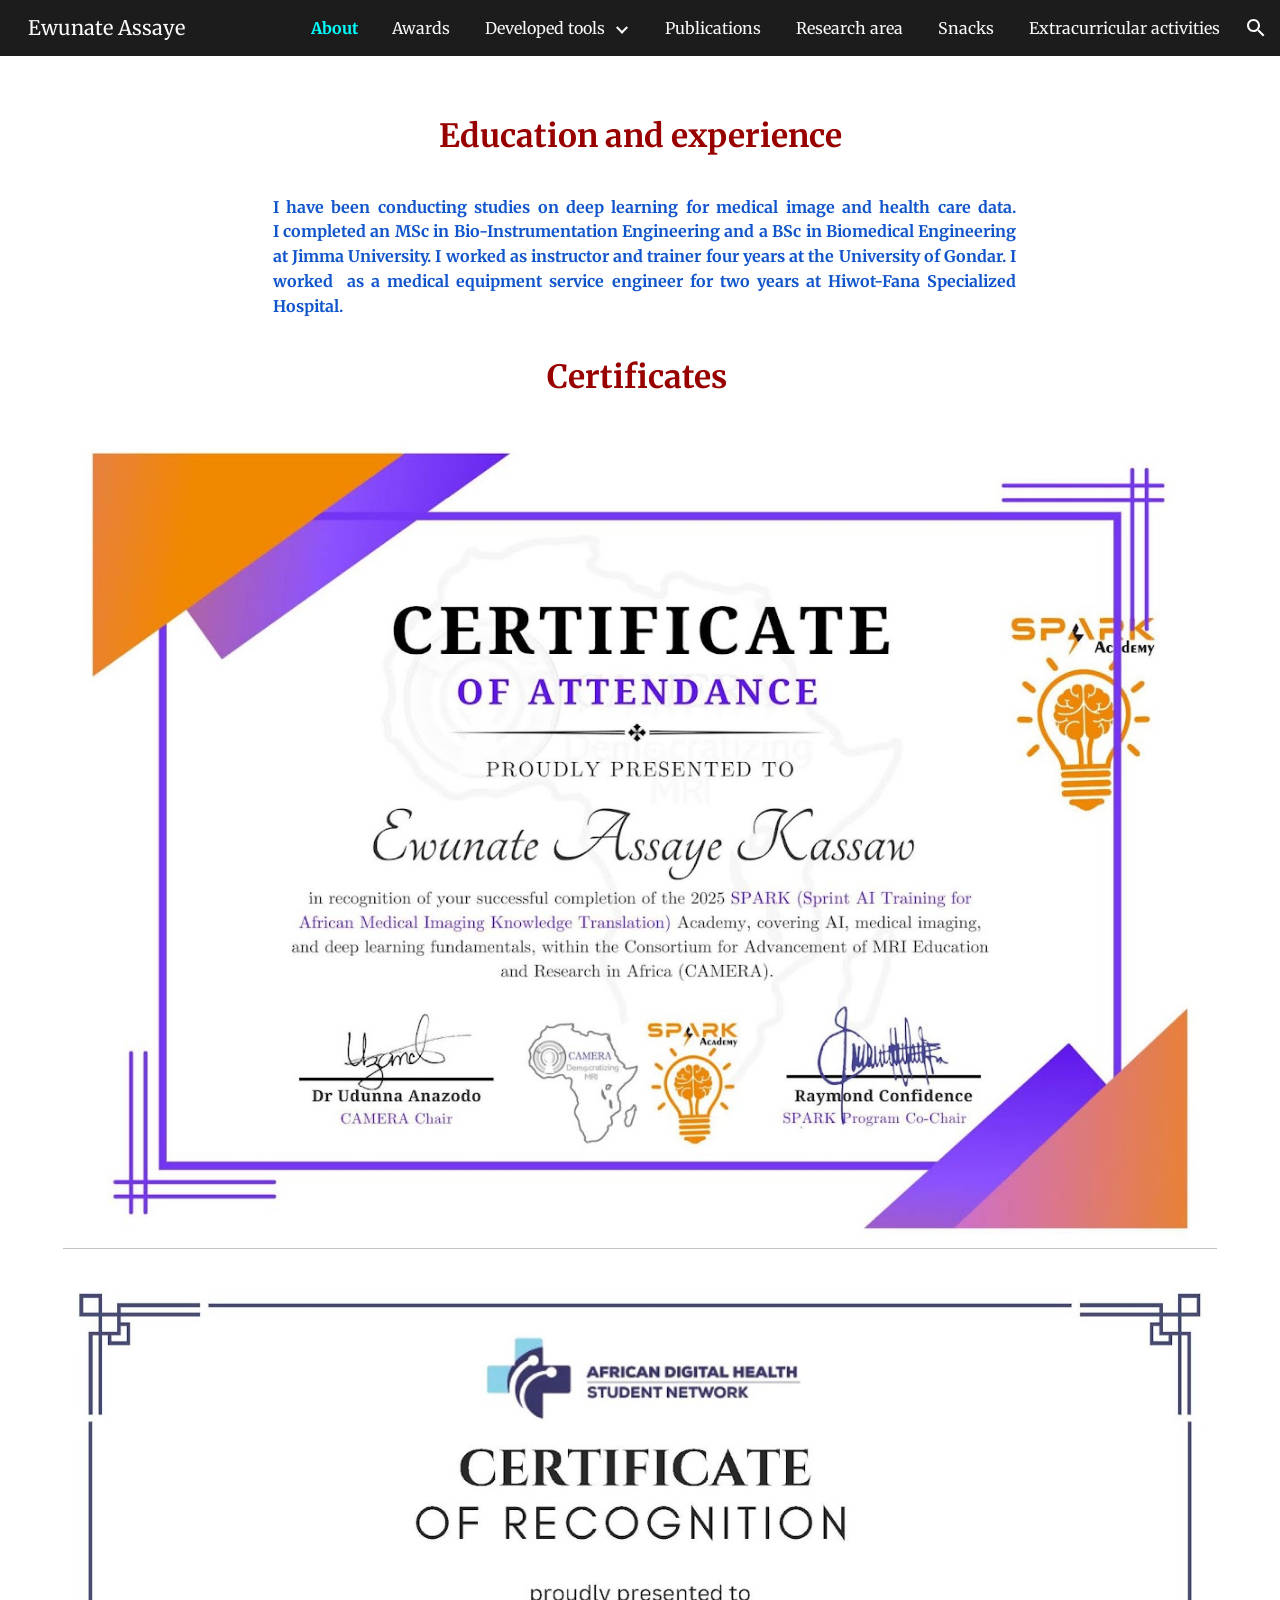
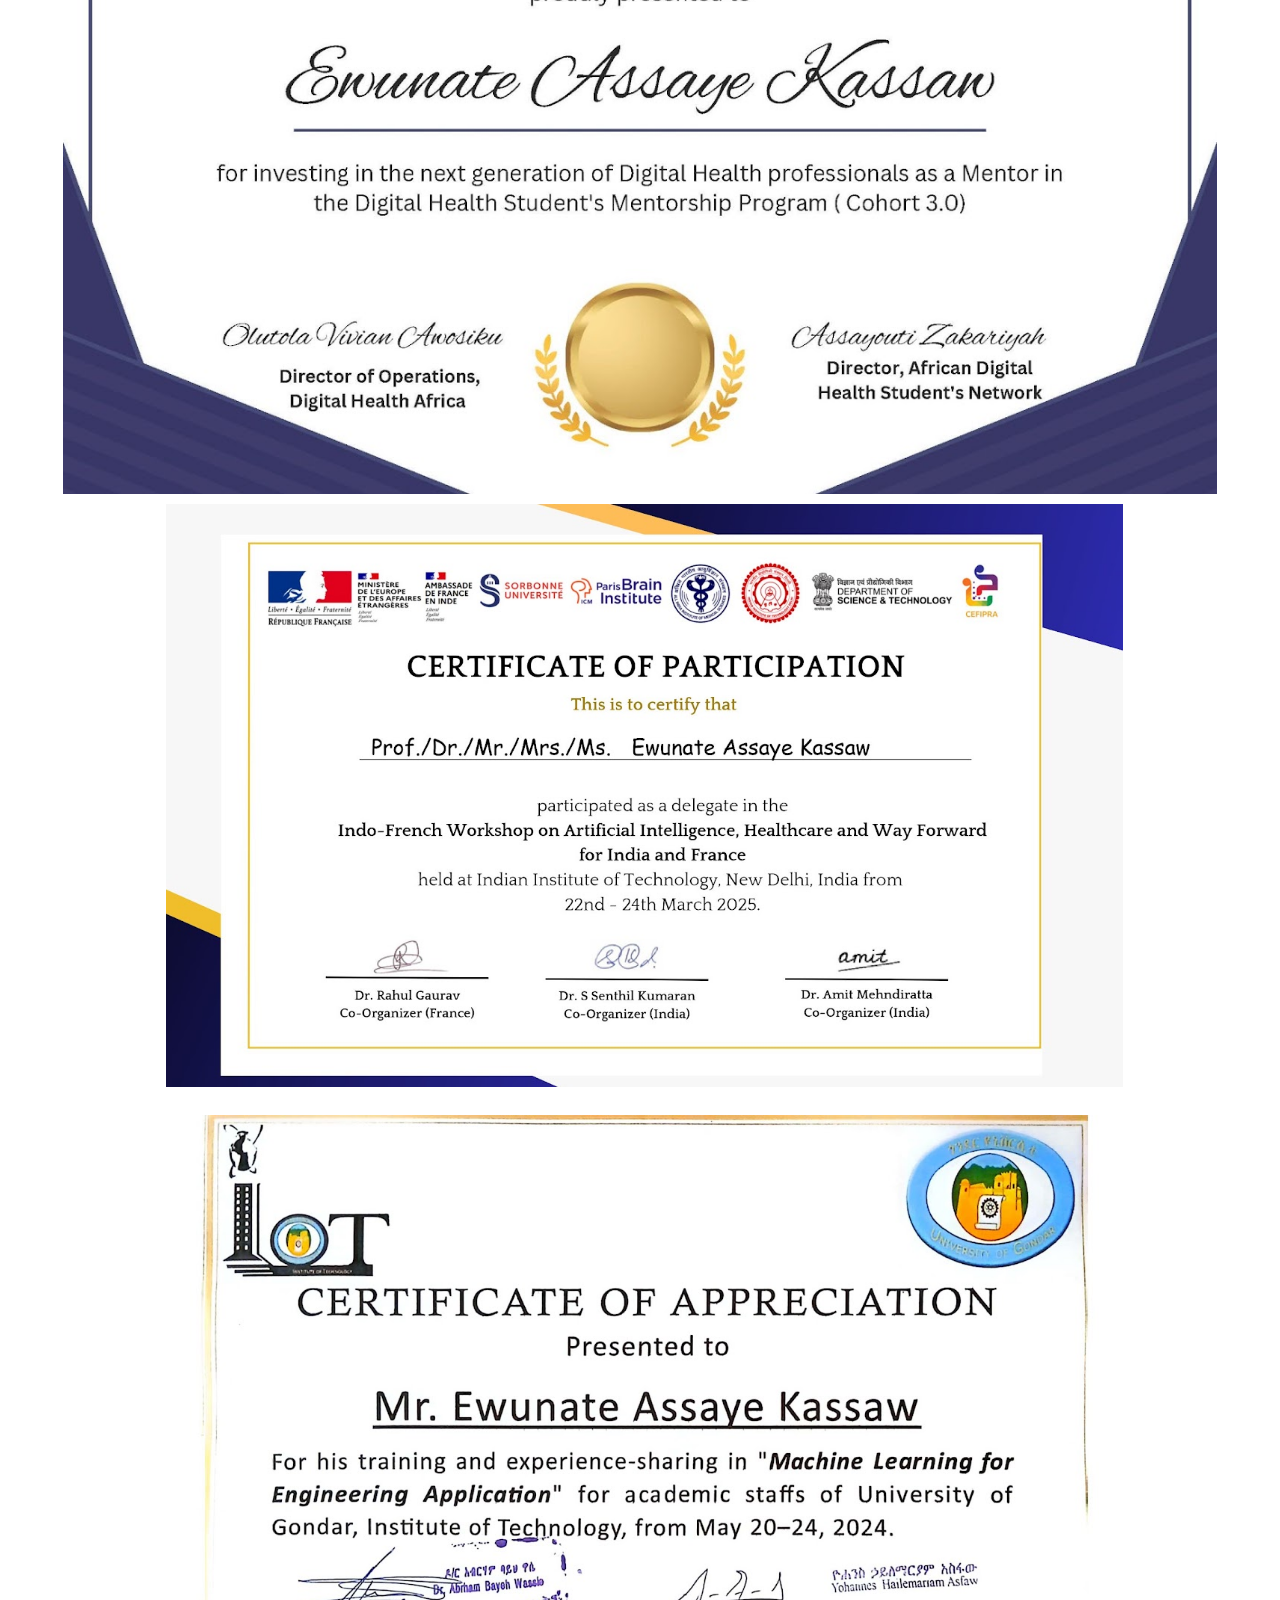
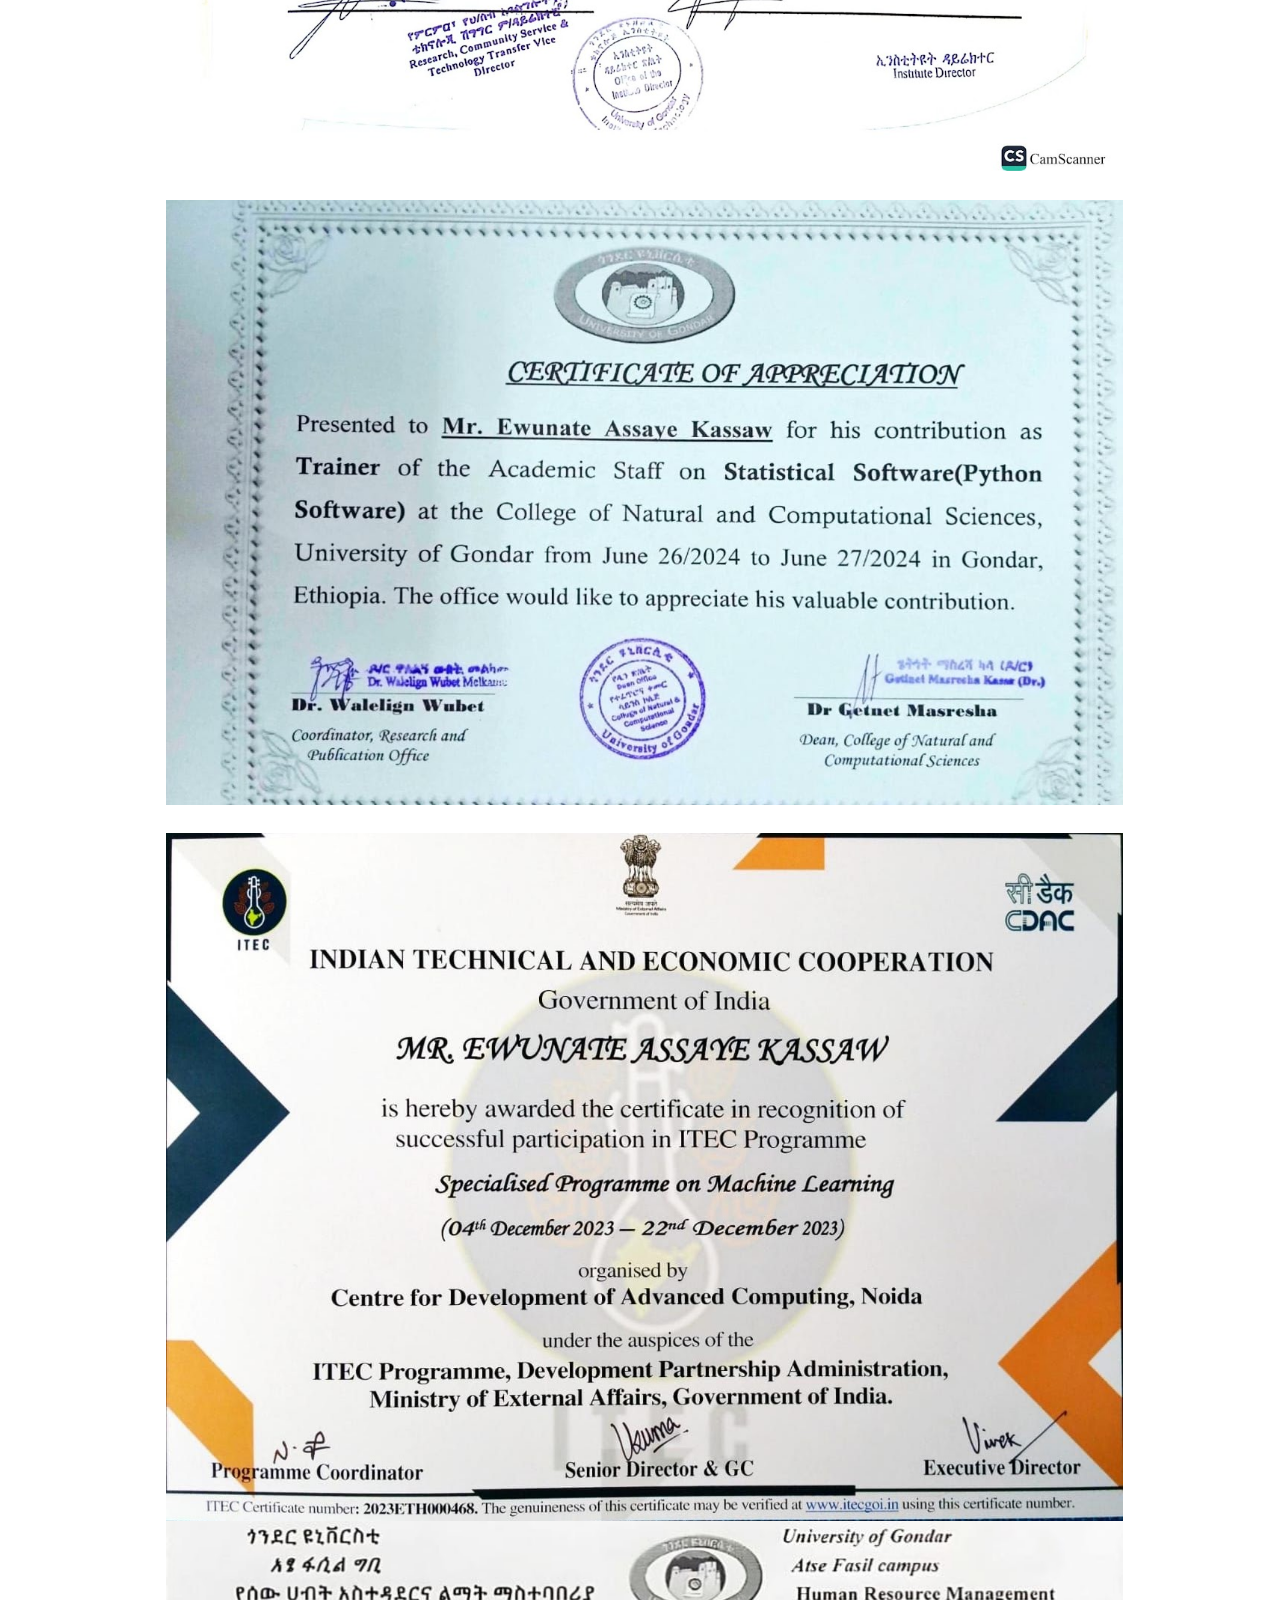
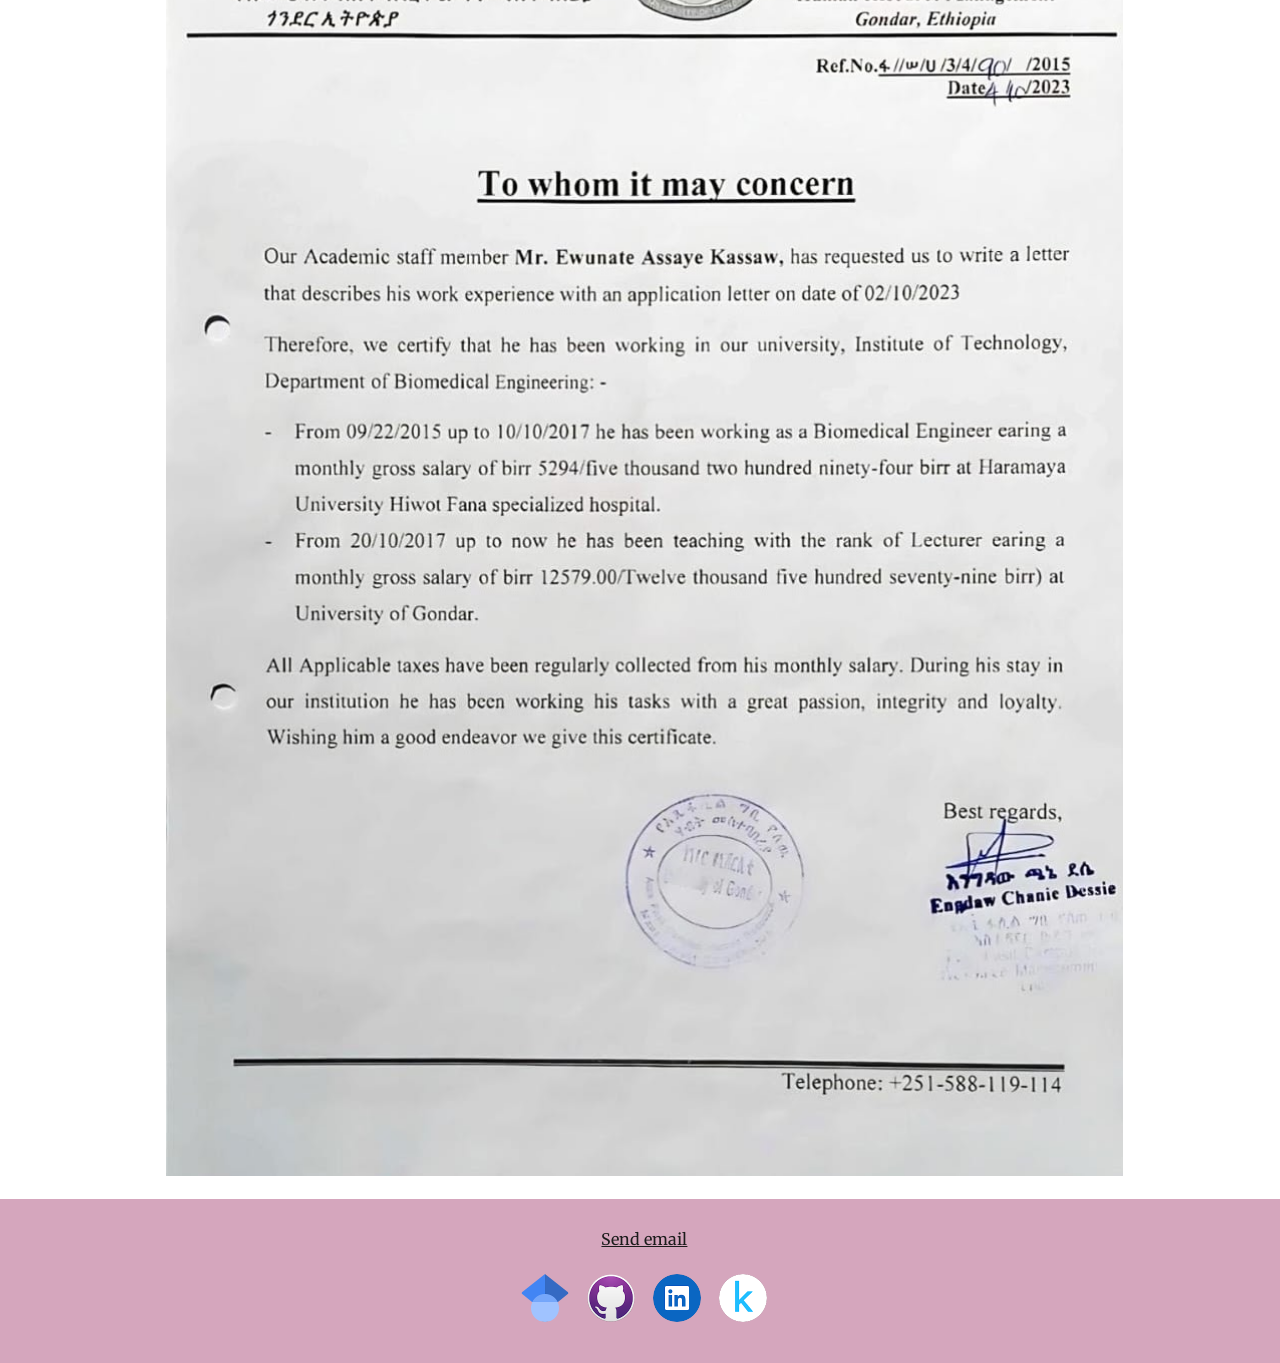
<file: index.html>
<!DOCTYPE html>
<html lang="en-US" itemscope itemtype="http://schema.org/WebPage">
  <head>
    <meta charset="utf-8">
    <meta name="google-site-verification" content="DNzeOyIBN3tMV3NE3XVi2rGsx4pCA0A5hlCcYGI1oqs" />
    <meta name="viewport" content="width=device-width, initial-scale=1">
    <meta http-equiv="X-UA-Compatible" content="IE=edge">
    <meta name="referrer" content="origin">
    <link rel="canonical" href="https://ewunateassaye.github.io/">
    <meta name="author" content="Ewunate Assaye">
    <meta name="description" content="Ewunate Assaye - Education and experience">
    <link rel="icon" type="image/png" href="assets/images/favicon.png?v=2">
    <meta property="og:title" content="Ewunate Assaye">
    <meta property="og:type" content="website">
    <meta property="og:url" content="https://ewunateassaye.github.io/">
    <meta property="og:description" content="Education and experience
    ">
    <meta itemprop="name" content="Ewunate Assaye">
    <meta itemprop="description" content="Education and experience
    ">
    <meta itemprop="url" content="https://ewunateassaye.github.io/">
    <meta itemprop="thumbnailUrl" content="assets/images/about_01.jpg">
    <meta itemprop="image" content="assets/images/about_01.jpg">
    <meta itemprop="imageUrl" content="assets/images/about_01.jpg">
    <meta property="og:image" content="assets/images/about_01.jpg">
    <link href="https://fonts.googleapis.com/css?family=Google+Sans:400,500|Roboto:300,400,500,700|Source+Code+Pro:400,700&amp;display=swap" rel="stylesheet" nonce="Ml20PSsVQEsEp2u7OCqezA">
    <link href="https://fonts.googleapis.com/css?family=Merriweather%3Ai%2Cbi%2C700%2C400&amp;display=swap" rel="stylesheet" nonce="Ml20PSsVQEsEp2u7OCqezA">
    <style nonce="Ml20PSsVQEsEp2u7OCqezA">@media only screen and (max-width: 479px){.puwcIf{font-size: 20.0pt;}}@media only screen and (min-width: 480px) and (max-width: 767px){.puwcIf{font-size: 22.0pt;}}@media only screen and (min-width: 768px) and (max-width: 1279px){.puwcIf{font-size: 24.0pt;}}@media only screen and (min-width: 1280px){.puwcIf{font-size: 24.0pt;}}</style>
    <link rel="stylesheet" href="assets/sites-ewunate.css" data-id="_cl" nonce="Ml20PSsVQEsEp2u7OCqezA">

    <title>Ewunate Assaye</title>
    <style jsname="ptDGoc" nonce="Ml20PSsVQEsEp2u7OCqezA">.htnAL{height: 27.0pt; font-size: 12.0pt; font-family: Merriweather; font-weight: 400; font-style: normal;}.QmpIrf{background-color: rgba(255,255,255,1); color: rgba(28,28,28,1); border-color: rgba(28,28,28,1);}.xkUom{background-color: rgba(0,0,0,0); color: rgba(28,28,28,1); border-color: rgba(28,28,28,1);}.KjwKmc{background-color: rgba(0,0,0,0); color: rgba(28,28,28,1); border-color: rgba(0,0,0,0);}.qeLZfd .QmpIrf{background-color: rgba(0,255,255,1); color: rgba(28,28,28,1); border-color: rgba(0,255,255,1);}.qeLZfd .xkUom{background-color: rgba(0,0,0,0); color: rgba(28,28,28,1); border-color: rgba(28,28,28,1);}.qeLZfd .KjwKmc{background-color: rgba(0,0,0,0); color: rgba(28,28,28,1); border-color: rgba(0,0,0,0);}.lQAHbd .QmpIrf{background-color: rgba(0,255,255,1); color: rgba(28,28,28,1); border-color: rgba(0,255,255,1);}.lQAHbd .xkUom{background-color: rgba(0,0,0,0); color: rgba(28,28,28,1); border-color: rgba(28,28,28,1);}.lQAHbd .KjwKmc{background-color: rgba(0,0,0,0); color: rgba(28,28,28,1); border-color: rgba(0,0,0,0);}.tpmmCb .QmpIrf{background-color: rgba(255,255,255,1); color: rgba(28,28,28,1); border-color: rgba(28,28,28,1);}.tpmmCb .xkUom{background-color: rgba(0,0,0,0); color: rgba(28,28,28,1); border-color: rgba(28,28,28,1);}.tpmmCb .KjwKmc{background-color: rgba(0,0,0,0); color: rgba(28,28,28,1); border-color: rgba(0,0,0,0);}.nyKByd .QmpIrf{background-color: rgba(0,255,255,1); color: rgba(28,28,28,1); border-color: rgba(0,255,255,1);}.nyKByd .xkUom{background-color: rgba(0,0,0,0); color: rgba(0,255,255,1); border-color: rgba(0,255,255,1);}.nyKByd .KjwKmc{background-color: rgba(0,0,0,0); color: rgba(0,255,255,1); border-color: rgba(0,0,0,0);}.iwQgFb{background-color: rgba(0,0,0,0.150000006); height: 2.0px; margin-top: 8.5px;}.qeLZfd .iwQgFb{background-color: rgba(0,0,0,0.150000006); height: 2.0px; margin-top: 8.5px;}.lQAHbd .iwQgFb{background-color: rgba(0,0,0,0.150000006); height: 2.0px; margin-top: 8.5px;}.CbiMKe{background-color: rgba(28,28,28,1);}.qeLZfd .CbiMKe{background-color: rgba(0,255,255,1);}.lQAHbd .CbiMKe{background-color: rgba(0,255,255,1);}.tpmmCb .CbiMKe{background-color: rgba(0,255,255,1);}.nyKByd .CbiMKe{background-color: rgba(0,255,255,1);}.PsKE7e{font-family: Merriweather;}.TlfmSc{font-family: Merriweather;}.Zjiec{font-family: Merriweather;}@media only screen and (max-width: 479px){.TlfmSc{font-size: 13.0pt;}}@media only screen and (min-width: 480px) and (max-width: 767px){.TlfmSc{font-size: 14.0pt;}}@media only screen and (min-width: 768px) and (max-width: 1279px){.TlfmSc{font-size: 15.0pt;}}@media only screen and (min-width: 1280px){.TlfmSc{font-size: 15.0pt;}}@media only screen and (max-width: 479px){.Zjiec{font-size: 16.0pt;}}@media only screen and (min-width: 480px) and (max-width: 767px){.Zjiec{font-size: 18.0pt;}}@media only screen and (min-width: 768px) and (max-width: 1279px){.Zjiec{font-size: 20.0pt;}}@media only screen and (min-width: 1280px){.Zjiec{font-size: 20.0pt;}}@media only screen and (max-width: 479px){.PsKE7e{font-size: 12.0pt;}}@media only screen and (min-width: 480px) and (max-width: 767px){.PsKE7e{font-size: 12.0pt;}}@media only screen and (min-width: 768px) and (max-width: 1279px){.PsKE7e{font-size: 12.0pt;}}@media only screen and (min-width: 1280px){.PsKE7e{font-size: 12.0pt;}}.hDrhEe{padding-top: 8.0px; padding-bottom: 8.0px;}.Zjiec{margin: 48px 32px 62px 48px;}.XMyrgf{margin: 48px 32px 0 48px;}.JzO0Vc{background-color: rgba(28,28,28,1);}.zDUgLc{background-color: rgba(28,28,28,1);}.eWDljc{background-color: rgba(28,28,28,1);}.wgxiMe{background-color: rgba(28,28,28,1);}.YSH9J{color: rgba(249,249,249,1);}.iWs3gf.chg4Jd:focus{background-color: rgba(249,249,249,0.1199999973);}.oNsfjf{color: rgba(249,249,249,1);}.YSH9J:not(.tCHXDc):not(.TlfmSc):not(.M9vuGd):hover{color: rgba(249,249,249,0.8199999928);}.oNsfjf:not(.tCHXDc):not(.Zjiec):not(.lhZOrc):hover{color: rgba(249,249,249,0.8199999928);}.GBy4H .YSH9J{color: rgba(249,249,249,1);}.GBy4H .iWs3gf.chg4Jd:focus{background-color: rgba(249,249,249,0.1199999973);}.GBy4H .PsKE7e.YSH9J:not(.M9vuGd):hover{color: rgba(249,249,249,0.8199999928);}.LBrwzc .YSH9J{color: rgba(28,28,28,1);}.LBrwzc .iWs3gf.chg4Jd:focus{background-color: rgba(28,28,28,0.1199999973);}.LBrwzc .PsKE7e.YSH9J:not(.M9vuGd):hover{color: rgba(28,28,28,0.8199999928);}.GBy4H .oNsfjf{color: rgba(249,249,249,1);}.GBy4H .PsKE7e.oNsfjf:not(.lhZOrc):hover{color: rgba(249,249,249,0.8199999928);}.LBrwzc .oNsfjf{color: rgba(28,28,28,1);}.LBrwzc .PsKE7e.oNsfjf:not(.lhZOrc):hover{color: rgba(28,28,28,0.8199999928);}.M9vuGd .aJHbb{color: rgba(0,255,255,1); font-weight: bold;}.GBy4H .M9vuGd .aJHbb{color: rgba(0,255,255,1); font-weight: bold;}.LBrwzc .M9vuGd .aJHbb{color: rgba(28,28,28,1); font-weight: bold;}.lhZOrc{background-color: rgba(0,255,255,1); color: rgba(28,28,28,1);}.lhZOrc{background-color: rgba(0,255,255,1); color: rgba(28,28,28,1);}.lhZOrc{background-color: rgba(0,234,234,1); color: rgba(28,28,28,1);}.LB7kq{padding-bottom: 56px; padding-top: 112px;}.qnVSj{color: rgba(28,28,28,1);}.zfr3Q{color: rgba(28,28,28,1);}.qeLZfd .qnVSj{color: rgba(28,28,28,1);}.qeLZfd .zfr3Q{color: rgba(28,28,28,1);}.lQAHbd .qnVSj{color: rgba(28,28,28,1);}.lQAHbd .zfr3Q{color: rgba(28,28,28,1);}.tpmmCb .qnVSj{color: rgba(28,28,28,1);}.tpmmCb .zfr3Q{color: rgba(28,28,28,1);}.nyKByd .qnVSj{color: rgba(249,249,249,1);}.nyKByd .zfr3Q{color: rgba(249,249,249,1);}.qLrapd{color: rgba(28,28,28,1);}.duRjpb{color: rgba(28,28,28,1);}.duRjpb .OUGEr{color: rgba(28,28,28,1);}.qeLZfd .qLrapd{color: rgba(152,0,0,1);}.qeLZfd .duRjpb{color: rgba(152,0,0,1);}.qeLZfd .duRjpb .OUGEr{color: rgba(152,0,0,1);}.lQAHbd .qLrapd{color: rgba(28,28,28,1);}.lQAHbd .duRjpb{color: rgba(28,28,28,1);}.lQAHbd .duRjpb .OUGEr{color: rgba(28,28,28,1);}.tpmmCb .qLrapd{color: rgba(28,28,28,1);}.tpmmCb .duRjpb{color: rgba(28,28,28,1);}.tpmmCb .duRjpb .OUGEr{color: rgba(28,28,28,1);}.nyKByd .qLrapd{color: rgba(249,249,249,1);}.nyKByd .duRjpb{color: rgba(249,249,249,1);}.nyKByd .duRjpb .OUGEr{color: rgba(249,249,249,1);}.aHM7ed{color: rgba(28,28,28,1);}.JYVBee{color: rgba(28,28,28,1);}.JYVBee .OUGEr{color: rgba(28,28,28,1);}.qeLZfd .aHM7ed{color: rgba(152,0,0,1);}.qeLZfd .JYVBee{color: rgba(152,0,0,1);}.qeLZfd .JYVBee .OUGEr{color: rgba(152,0,0,1);}.lQAHbd .aHM7ed{color: rgba(28,28,28,1);}.lQAHbd .JYVBee{color: rgba(28,28,28,1);}.lQAHbd .JYVBee .OUGEr{color: rgba(28,28,28,1);}.tpmmCb .aHM7ed{color: rgba(28,28,28,1);}.tpmmCb .JYVBee{color: rgba(28,28,28,1);}.tpmmCb .JYVBee .OUGEr{color: rgba(28,28,28,1);}.nyKByd .aHM7ed{color: rgba(249,249,249,1);}.nyKByd .JYVBee{color: rgba(249,249,249,1);}.nyKByd .JYVBee .OUGEr{color: rgba(249,249,249,1);}.NHD4Gf{color: rgba(28,28,28,1);}.OmQG5e{color: rgba(28,28,28,1);}.OmQG5e .OUGEr{color: rgba(28,28,28,1);}.qeLZfd .NHD4Gf{color: rgba(152,0,0,1);}.qeLZfd .OmQG5e{color: rgba(152,0,0,1);}.qeLZfd .OmQG5e .OUGEr{color: rgba(152,0,0,1);}.lQAHbd .NHD4Gf{color: rgba(28,28,28,1);}.lQAHbd .OmQG5e{color: rgba(28,28,28,1);}.lQAHbd .OmQG5e .OUGEr{color: rgba(28,28,28,1);}.tpmmCb .NHD4Gf{color: rgba(28,28,28,1);}.tpmmCb .OmQG5e{color: rgba(28,28,28,1);}.tpmmCb .OmQG5e .OUGEr{color: rgba(28,28,28,1);}.nyKByd .NHD4Gf{color: rgba(249,249,249,1);}.nyKByd .OmQG5e{color: rgba(249,249,249,1);}.nyKByd .OmQG5e .OUGEr{color: rgba(249,249,249,1);}.Glwbz{color: rgba(28,28,28,1);}.TMjjoe{color: rgba(28,28,28,1);}.qeLZfd .Glwbz{color: rgba(28,28,28,1);}.qeLZfd .TMjjoe{color: rgba(28,28,28,1);}.lQAHbd .Glwbz{color: rgba(28,28,28,1);}.lQAHbd .TMjjoe{color: rgba(28,28,28,1);}.tpmmCb .Glwbz{color: rgba(28,28,28,1);}.tpmmCb .TMjjoe{color: rgba(28,28,28,1);}.nyKByd .Glwbz{color: rgba(249,249,249,1);}.nyKByd .TMjjoe{color: rgba(249,249,249,1);}.aw5Odc{color: rgba(28,28,28,1);}a.chg4Jd:focus{box-shadow: 0 0 0 2px rgba(255, 255, 255, 0.8), 0 0 0 4px rgba(28, 28, 28, 1);}.htnAL:focus-within{box-shadow: 0 0 0 2px rgba(255, 255, 255, 0.8), 0 0 0 4px rgba(28, 28, 28, 1);}.qeLZfd .aw5Odc{color: rgba(28,28,28,1);}.qeLZfd a.chg4Jd:focus{box-shadow: 0 0 0 2px rgba(255, 255, 255, 0.8), 0 0 0 4px rgba(28, 28, 28, 1);}.qeLZfd .htnAL:focus-within{box-shadow: 0 0 0 2px rgba(255, 255, 255, 0.8), 0 0 0 4px rgba(28, 28, 28, 1);}.lQAHbd .aw5Odc{color: rgba(28,28,28,1);}.lQAHbd a.chg4Jd:focus{box-shadow: 0 0 0 2px rgba(255, 255, 255, 0.8), 0 0 0 4px rgba(28, 28, 28, 1);}.lQAHbd .htnAL:focus-within{box-shadow: 0 0 0 2px rgba(255, 255, 255, 0.8), 0 0 0 4px rgba(28, 28, 28, 1);}.tpmmCb .aw5Odc{color: rgba(28,28,28,1);}.tpmmCb a.chg4Jd:focus{box-shadow: 0 0 0 2px rgba(255, 255, 255, 0.8), 0 0 0 4px rgba(28, 28, 28, 1);}.tpmmCb .htnAL:focus-within{box-shadow: 0 0 0 2px rgba(255, 255, 255, 0.8), 0 0 0 4px rgba(28, 28, 28, 1);}.nyKByd .aw5Odc{color: rgba(249,249,249,1);}.nyKByd a.chg4Jd:focus{box-shadow: 0 0 0 2px rgba(255, 255, 255, 0.8), 0 0 0 4px rgba(249, 249, 249, 1);}.nyKByd .htnAL:focus-within{box-shadow: 0 0 0 2px rgba(255, 255, 255, 0.8), 0 0 0 4px rgba(249, 249, 249, 1);}.ImnMyf{color: rgba(28,28,28,1);}.Vs12Bd{color: rgba(28,28,28,1);}.S5d9Rd{color: rgba(28,28,28,1);}.yaqOZd:before{display: block; background-color: rgba(255,255,255,1);}.yaqOZd.qeLZfd:before{display: block; background-color: rgba(74,134,232,1);}.yaqOZd.lQAHbd:before{display: block; background-color: rgba(213,166,189,1);}.O13XJf{height: 340px;}.nyKByd .Wew9ke{fill: rgba(255,255,255,1);}.tpmmCb .Wew9ke{fill: rgba(0,0,0,0.5400000215);}@media only screen and (max-width: 479px){.O13XJf{height: 250px;}}.SBrW1{height: 430px;}.M63kCb{background-color: rgba(255,255,255,1);}.xgQ6eb{background-color: rgba(255,255,255,1);}.mtsG9b{background-color: rgba(0,0,0,0.0299999993); outline-color: rgba(0,0,0,0.1000000015);}.qeLZfd .mtsG9b{background-color: rgba(0,0,0,0.0299999993); outline-color: rgba(0,0,0,0.1000000015);}.lQAHbd .mtsG9b{background-color: rgba(0,0,0,0.0299999993); outline-color: rgba(0,0,0,0.1000000015);}.Mt0nFe{border-color: rgba(0,0,0,0.1000000015);}.qeLZfd .Mt0nFe{border-color: rgba(0,0,0,0.1000000015);}.lQAHbd .Mt0nFe{border-color: rgba(0,0,0,0.1000000015);}.ImnMyf{background-color: rgba(255,255,255,1);}.Vs12Bd{background-color: rgba(74,134,232,1);}.S5d9Rd{background-color: rgba(213,166,189,1);}.Wwnuce:not(.zX62Be){color: rgba(0,0,0,0.5400000215); fill: rgba(0,0,0,0.5400000215);}.qeLZfd .Wwnuce:not(.zX62Be){color: rgba(0,0,0,0.5400000215); fill: rgba(0,0,0,0.5400000215);}.lQAHbd .Wwnuce:not(.zX62Be){color: rgba(0,0,0,0.5400000215); fill: rgba(0,0,0,0.5400000215);}.tpmmCb .Wwnuce:not(.zX62Be){color: rgba(0,0,0,0.5400000215); fill: rgba(0,0,0,0.5400000215);}.nyKByd .Wwnuce:not(.zX62Be){color: rgba(255,255,255,0.3199999928); fill: rgba(255,255,255,0.3199999928);}.yaqOZd.O13XJf:before{background-color: rgba(0,255,255,1);}.CMArNe{background-color: rgba(0,255,255,1);}@media only screen and (min-width: 768px){.yaqOZd:not(.LB7kq):not(.WxWicb){padding-top: 1.5rem; padding-bottom: 1.5rem;}}.j5pSsc{padding-left: 5px; padding-right: 5px;}.ZcASvf-AhqUyc-R6PoUb.SQVYQc .QjXeod{padding-top: 30.0%;}.ZcASvf-AhqUyc-R6PoUb.SQVYQc .KpytNd{width: 15.0%;}@media only screen{.ZcASvf-AhqUyc-R6PoUb.SQVYQc .LkDMRd{padding-left: 15.0%; padding-right: 15.0%;}}@media only screen{.ZcASvf-AhqUyc-R6PoUb.pdLmec .thH0zb{padding-left: 15.0%; padding-right: 15.0%;}}@media only screen{.ZcASvf-AhqUyc-R6PoUb .JFjBQd{left: -17.647058823529413%; right: -17.647058823529413%;}}@media only screen{.ZcASvf-AhqUyc-R6PoUb .JFjBQd .RQS9hb{left: 30.0%; width: 40.0%;}}.Ktthjf-AhqUyc-R6PoUb.SQVYQc .QjXeod{padding-top: 30.0%;}.Ktthjf-AhqUyc-R6PoUb.SQVYQc .KpytNd{width: 15.0%;}@media only screen and (min-width: 480px){.Ktthjf-AhqUyc-R6PoUb.SQVYQc .LkDMRd{padding-left: 15.0%; padding-right: 15.0%;}}@media only screen and (min-width: 480px){.Ktthjf-AhqUyc-R6PoUb.pdLmec .thH0zb{padding-left: 15.0%; padding-right: 15.0%;}}@media only screen and (min-width: 480px){.Ktthjf-AhqUyc-R6PoUb .JFjBQd{left: -17.647058823529413%; right: -17.647058823529413%;}}@media only screen and (min-width: 480px){.Ktthjf-AhqUyc-R6PoUb .JFjBQd .RQS9hb{left: 30.0%; width: 40.0%;}}.Ft7HRd-AhqUyc-R6PoUb.SQVYQc .QjXeod{padding-top: 30.0%;}.Ft7HRd-AhqUyc-R6PoUb.SQVYQc .KpytNd{width: 15.0%;}@media only screen and (min-width: 768px){.Ft7HRd-AhqUyc-R6PoUb.SQVYQc .LkDMRd{padding-left: 15.0%; padding-right: 15.0%;}}@media only screen and (min-width: 768px){.Ft7HRd-AhqUyc-R6PoUb.pdLmec .thH0zb{padding-left: 15.0%; padding-right: 15.0%;}}@media only screen and (min-width: 768px){.Ft7HRd-AhqUyc-R6PoUb .JFjBQd{left: -17.647058823529413%; right: -17.647058823529413%;}}@media only screen and (min-width: 768px){.Ft7HRd-AhqUyc-R6PoUb .JFjBQd .RQS9hb{left: 30.0%; width: 40.0%;}}.ZcASvf-AhqUyc-ibL1re.SQVYQc .QjXeod{padding-top: 15.0%;}.ZcASvf-AhqUyc-ibL1re.SQVYQc .KpytNd{width: 7.5%;}@media only screen{.ZcASvf-AhqUyc-ibL1re.SQVYQc .LkDMRd{padding-left: 7.5%; padding-right: 7.5%;}}@media only screen{.ZcASvf-AhqUyc-ibL1re.pdLmec .thH0zb{padding-left: 7.5%; padding-right: 7.5%;}}@media only screen{.ZcASvf-AhqUyc-ibL1re .JFjBQd{left: -8.108108108108107%; right: -8.108108108108107%;}}@media only screen{.ZcASvf-AhqUyc-ibL1re .JFjBQd .RQS9hb{left: 15.0%; width: 70.0%;}}.Ktthjf-AhqUyc-ibL1re.SQVYQc .QjXeod{padding-top: 15.0%;}.Ktthjf-AhqUyc-ibL1re.SQVYQc .KpytNd{width: 7.5%;}@media only screen and (min-width: 480px){.Ktthjf-AhqUyc-ibL1re.SQVYQc .LkDMRd{padding-left: 7.5%; padding-right: 7.5%;}}@media only screen and (min-width: 480px){.Ktthjf-AhqUyc-ibL1re.pdLmec .thH0zb{padding-left: 7.5%; padding-right: 7.5%;}}@media only screen and (min-width: 480px){.Ktthjf-AhqUyc-ibL1re .JFjBQd{left: -8.108108108108107%; right: -8.108108108108107%;}}@media only screen and (min-width: 480px){.Ktthjf-AhqUyc-ibL1re .JFjBQd .RQS9hb{left: 15.0%; width: 70.0%;}}.Ft7HRd-AhqUyc-ibL1re.SQVYQc .QjXeod{padding-top: 15.0%;}.Ft7HRd-AhqUyc-ibL1re.SQVYQc .KpytNd{width: 7.5%;}@media only screen and (min-width: 768px){.Ft7HRd-AhqUyc-ibL1re.SQVYQc .LkDMRd{padding-left: 7.5%; padding-right: 7.5%;}}@media only screen and (min-width: 768px){.Ft7HRd-AhqUyc-ibL1re.pdLmec .thH0zb{padding-left: 7.5%; padding-right: 7.5%;}}@media only screen and (min-width: 768px){.Ft7HRd-AhqUyc-ibL1re .JFjBQd{left: -8.108108108108107%; right: -8.108108108108107%;}}@media only screen and (min-width: 768px){.Ft7HRd-AhqUyc-ibL1re .JFjBQd .RQS9hb{left: 15.0%; width: 70.0%;}}.ZcASvf-AhqUyc-c5RTEf.SQVYQc .QjXeod{padding-top: 10.0%;}.ZcASvf-AhqUyc-c5RTEf.SQVYQc .KpytNd{width: 5.0%;}@media only screen{.ZcASvf-AhqUyc-c5RTEf.SQVYQc .LkDMRd{padding-left: 5.0%; padding-right: 5.0%;}}@media only screen{.ZcASvf-AhqUyc-c5RTEf.pdLmec .thH0zb{padding-left: 5.0%; padding-right: 5.0%;}}@media only screen{.ZcASvf-AhqUyc-c5RTEf .JFjBQd{left: -5.263157894736842%; right: -5.263157894736842%;}}@media only screen{.ZcASvf-AhqUyc-c5RTEf .JFjBQd .RQS9hb{left: 10.0%; width: 80.0%;}}.Ktthjf-AhqUyc-c5RTEf.SQVYQc .QjXeod{padding-top: 10.0%;}.Ktthjf-AhqUyc-c5RTEf.SQVYQc .KpytNd{width: 5.0%;}@media only screen and (min-width: 480px){.Ktthjf-AhqUyc-c5RTEf.SQVYQc .LkDMRd{padding-left: 5.0%; padding-right: 5.0%;}}@media only screen and (min-width: 480px){.Ktthjf-AhqUyc-c5RTEf.pdLmec .thH0zb{padding-left: 5.0%; padding-right: 5.0%;}}@media only screen and (min-width: 480px){.Ktthjf-AhqUyc-c5RTEf .JFjBQd{left: -5.263157894736842%; right: -5.263157894736842%;}}@media only screen and (min-width: 480px){.Ktthjf-AhqUyc-c5RTEf .JFjBQd .RQS9hb{left: 10.0%; width: 80.0%;}}.Ft7HRd-AhqUyc-c5RTEf.SQVYQc .QjXeod{padding-top: 10.0%;}.Ft7HRd-AhqUyc-c5RTEf.SQVYQc .KpytNd{width: 5.0%;}@media only screen and (min-width: 768px){.Ft7HRd-AhqUyc-c5RTEf.SQVYQc .LkDMRd{padding-left: 5.0%; padding-right: 5.0%;}}@media only screen and (min-width: 768px){.Ft7HRd-AhqUyc-c5RTEf.pdLmec .thH0zb{padding-left: 5.0%; padding-right: 5.0%;}}@media only screen and (min-width: 768px){.Ft7HRd-AhqUyc-c5RTEf .JFjBQd{left: -5.263157894736842%; right: -5.263157894736842%;}}@media only screen and (min-width: 768px){.Ft7HRd-AhqUyc-c5RTEf .JFjBQd .RQS9hb{left: 10.0%; width: 80.0%;}}.ZcASvf-AhqUyc-II5mzb.SQVYQc .QjXeod{padding-top: 7.5%;}.ZcASvf-AhqUyc-II5mzb.SQVYQc .KpytNd{width: 3.75%;}@media only screen{.ZcASvf-AhqUyc-II5mzb.SQVYQc .LkDMRd{padding-left: 3.75%; padding-right: 3.75%;}}@media only screen{.ZcASvf-AhqUyc-II5mzb.pdLmec .thH0zb{padding-left: 3.75%; padding-right: 3.75%;}}@media only screen{.ZcASvf-AhqUyc-II5mzb .JFjBQd{left: -3.896103896103896%; right: -3.896103896103896%;}}@media only screen{.ZcASvf-AhqUyc-II5mzb .JFjBQd .RQS9hb{left: 7.5%; width: 85.0%;}}.Ktthjf-AhqUyc-II5mzb.SQVYQc .QjXeod{padding-top: 7.5%;}.Ktthjf-AhqUyc-II5mzb.SQVYQc .KpytNd{width: 3.75%;}@media only screen and (min-width: 480px){.Ktthjf-AhqUyc-II5mzb.SQVYQc .LkDMRd{padding-left: 3.75%; padding-right: 3.75%;}}@media only screen and (min-width: 480px){.Ktthjf-AhqUyc-II5mzb.pdLmec .thH0zb{padding-left: 3.75%; padding-right: 3.75%;}}@media only screen and (min-width: 480px){.Ktthjf-AhqUyc-II5mzb .JFjBQd{left: -3.896103896103896%; right: -3.896103896103896%;}}@media only screen and (min-width: 480px){.Ktthjf-AhqUyc-II5mzb .JFjBQd .RQS9hb{left: 7.5%; width: 85.0%;}}.Ft7HRd-AhqUyc-II5mzb.SQVYQc .QjXeod{padding-top: 7.5%;}.Ft7HRd-AhqUyc-II5mzb.SQVYQc .KpytNd{width: 3.75%;}@media only screen and (min-width: 768px){.Ft7HRd-AhqUyc-II5mzb.SQVYQc .LkDMRd{padding-left: 3.75%; padding-right: 3.75%;}}@media only screen and (min-width: 768px){.Ft7HRd-AhqUyc-II5mzb.pdLmec .thH0zb{padding-left: 3.75%; padding-right: 3.75%;}}@media only screen and (min-width: 768px){.Ft7HRd-AhqUyc-II5mzb .JFjBQd{left: -3.896103896103896%; right: -3.896103896103896%;}}@media only screen and (min-width: 768px){.Ft7HRd-AhqUyc-II5mzb .JFjBQd .RQS9hb{left: 7.5%; width: 85.0%;}}.ZcASvf-AhqUyc-wNfPc.SQVYQc .QjXeod{padding-top: 6.0%;}.ZcASvf-AhqUyc-wNfPc.SQVYQc .KpytNd{width: 3.0%;}@media only screen{.ZcASvf-AhqUyc-wNfPc.SQVYQc .LkDMRd{padding-left: 3.0%; padding-right: 3.0%;}}@media only screen{.ZcASvf-AhqUyc-wNfPc.pdLmec .thH0zb{padding-left: 3.0%; padding-right: 3.0%;}}@media only screen{.ZcASvf-AhqUyc-wNfPc .JFjBQd{left: -3.0927835051546393%; right: -3.0927835051546393%;}}@media only screen{.ZcASvf-AhqUyc-wNfPc .JFjBQd .RQS9hb{left: 6.0%; width: 88.0%;}}.Ktthjf-AhqUyc-wNfPc.SQVYQc .QjXeod{padding-top: 6.0%;}.Ktthjf-AhqUyc-wNfPc.SQVYQc .KpytNd{width: 3.0%;}@media only screen and (min-width: 480px){.Ktthjf-AhqUyc-wNfPc.SQVYQc .LkDMRd{padding-left: 3.0%; padding-right: 3.0%;}}@media only screen and (min-width: 480px){.Ktthjf-AhqUyc-wNfPc.pdLmec .thH0zb{padding-left: 3.0%; padding-right: 3.0%;}}@media only screen and (min-width: 480px){.Ktthjf-AhqUyc-wNfPc .JFjBQd{left: -3.0927835051546393%; right: -3.0927835051546393%;}}@media only screen and (min-width: 480px){.Ktthjf-AhqUyc-wNfPc .JFjBQd .RQS9hb{left: 6.0%; width: 88.0%;}}.Ft7HRd-AhqUyc-wNfPc.SQVYQc .QjXeod{padding-top: 6.0%;}.Ft7HRd-AhqUyc-wNfPc.SQVYQc .KpytNd{width: 3.0%;}@media only screen and (min-width: 768px){.Ft7HRd-AhqUyc-wNfPc.SQVYQc .LkDMRd{padding-left: 3.0%; padding-right: 3.0%;}}@media only screen and (min-width: 768px){.Ft7HRd-AhqUyc-wNfPc.pdLmec .thH0zb{padding-left: 3.0%; padding-right: 3.0%;}}@media only screen and (min-width: 768px){.Ft7HRd-AhqUyc-wNfPc .JFjBQd{left: -3.0927835051546393%; right: -3.0927835051546393%;}}@media only screen and (min-width: 768px){.Ft7HRd-AhqUyc-wNfPc .JFjBQd .RQS9hb{left: 6.0%; width: 88.0%;}}.ZcASvf-AhqUyc-qWD73c.SQVYQc .QjXeod{padding-top: 5.0%;}.ZcASvf-AhqUyc-qWD73c.SQVYQc .KpytNd{width: 2.5%;}@media only screen{.ZcASvf-AhqUyc-qWD73c.SQVYQc .LkDMRd{padding-left: 2.5%; padding-right: 2.5%;}}@media only screen{.ZcASvf-AhqUyc-qWD73c.pdLmec .thH0zb{padding-left: 2.5%; padding-right: 2.5%;}}@media only screen{.ZcASvf-AhqUyc-qWD73c .JFjBQd{left: -2.5641025641025643%; right: -2.5641025641025643%;}}@media only screen{.ZcASvf-AhqUyc-qWD73c .JFjBQd .RQS9hb{left: 5.0%; width: 90.0%;}}.Ktthjf-AhqUyc-qWD73c.SQVYQc .QjXeod{padding-top: 5.0%;}.Ktthjf-AhqUyc-qWD73c.SQVYQc .KpytNd{width: 2.5%;}@media only screen and (min-width: 480px){.Ktthjf-AhqUyc-qWD73c.SQVYQc .LkDMRd{padding-left: 2.5%; padding-right: 2.5%;}}@media only screen and (min-width: 480px){.Ktthjf-AhqUyc-qWD73c.pdLmec .thH0zb{padding-left: 2.5%; padding-right: 2.5%;}}@media only screen and (min-width: 480px){.Ktthjf-AhqUyc-qWD73c .JFjBQd{left: -2.5641025641025643%; right: -2.5641025641025643%;}}@media only screen and (min-width: 480px){.Ktthjf-AhqUyc-qWD73c .JFjBQd .RQS9hb{left: 5.0%; width: 90.0%;}}.Ft7HRd-AhqUyc-qWD73c.SQVYQc .QjXeod{padding-top: 5.0%;}.Ft7HRd-AhqUyc-qWD73c.SQVYQc .KpytNd{width: 2.5%;}@media only screen and (min-width: 768px){.Ft7HRd-AhqUyc-qWD73c.SQVYQc .LkDMRd{padding-left: 2.5%; padding-right: 2.5%;}}@media only screen and (min-width: 768px){.Ft7HRd-AhqUyc-qWD73c.pdLmec .thH0zb{padding-left: 2.5%; padding-right: 2.5%;}}@media only screen and (min-width: 768px){.Ft7HRd-AhqUyc-qWD73c .JFjBQd{left: -2.5641025641025643%; right: -2.5641025641025643%;}}@media only screen and (min-width: 768px){.Ft7HRd-AhqUyc-qWD73c .JFjBQd .RQS9hb{left: 5.0%; width: 90.0%;}}.ZcASvf-AhqUyc-OwsYgb.SQVYQc .QjXeod{padding-top: 4.285714285714286%;}.ZcASvf-AhqUyc-OwsYgb.SQVYQc .KpytNd{width: 2.142857142857143%;}@media only screen{.ZcASvf-AhqUyc-OwsYgb.SQVYQc .LkDMRd{padding-left: 2.142857142857143%; padding-right: 2.142857142857143%;}}@media only screen{.ZcASvf-AhqUyc-OwsYgb.pdLmec .thH0zb{padding-left: 2.142857142857143%; padding-right: 2.142857142857143%;}}@media only screen{.ZcASvf-AhqUyc-OwsYgb .JFjBQd{left: -2.18978102189781%; right: -2.18978102189781%;}}@media only screen{.ZcASvf-AhqUyc-OwsYgb .JFjBQd .RQS9hb{left: 4.285714285714286%; width: 91.42857142857143%;}}.Ktthjf-AhqUyc-OwsYgb.SQVYQc .QjXeod{padding-top: 4.285714285714286%;}.Ktthjf-AhqUyc-OwsYgb.SQVYQc .KpytNd{width: 2.142857142857143%;}@media only screen and (min-width: 480px){.Ktthjf-AhqUyc-OwsYgb.SQVYQc .LkDMRd{padding-left: 2.142857142857143%; padding-right: 2.142857142857143%;}}@media only screen and (min-width: 480px){.Ktthjf-AhqUyc-OwsYgb.pdLmec .thH0zb{padding-left: 2.142857142857143%; padding-right: 2.142857142857143%;}}@media only screen and (min-width: 480px){.Ktthjf-AhqUyc-OwsYgb .JFjBQd{left: -2.18978102189781%; right: -2.18978102189781%;}}@media only screen and (min-width: 480px){.Ktthjf-AhqUyc-OwsYgb .JFjBQd .RQS9hb{left: 4.285714285714286%; width: 91.42857142857143%;}}.Ft7HRd-AhqUyc-OwsYgb.SQVYQc .QjXeod{padding-top: 4.285714285714286%;}.Ft7HRd-AhqUyc-OwsYgb.SQVYQc .KpytNd{width: 2.142857142857143%;}@media only screen and (min-width: 768px){.Ft7HRd-AhqUyc-OwsYgb.SQVYQc .LkDMRd{padding-left: 2.142857142857143%; padding-right: 2.142857142857143%;}}@media only screen and (min-width: 768px){.Ft7HRd-AhqUyc-OwsYgb.pdLmec .thH0zb{padding-left: 2.142857142857143%; padding-right: 2.142857142857143%;}}@media only screen and (min-width: 768px){.Ft7HRd-AhqUyc-OwsYgb .JFjBQd{left: -2.18978102189781%; right: -2.18978102189781%;}}@media only screen and (min-width: 768px){.Ft7HRd-AhqUyc-OwsYgb .JFjBQd .RQS9hb{left: 4.285714285714286%; width: 91.42857142857143%;}}.ZcASvf-AhqUyc-OiUrBf.SQVYQc .QjXeod{padding-top: 3.75%;}.ZcASvf-AhqUyc-OiUrBf.SQVYQc .KpytNd{width: 1.875%;}@media only screen{.ZcASvf-AhqUyc-OiUrBf.SQVYQc .LkDMRd{padding-left: 1.875%; padding-right: 1.875%;}}@media only screen{.ZcASvf-AhqUyc-OiUrBf.pdLmec .thH0zb{padding-left: 1.875%; padding-right: 1.875%;}}@media only screen{.ZcASvf-AhqUyc-OiUrBf .JFjBQd{left: -1.910828025477707%; right: -1.910828025477707%;}}@media only screen{.ZcASvf-AhqUyc-OiUrBf .JFjBQd .RQS9hb{left: 3.75%; width: 92.5%;}}.Ktthjf-AhqUyc-OiUrBf.SQVYQc .QjXeod{padding-top: 3.75%;}.Ktthjf-AhqUyc-OiUrBf.SQVYQc .KpytNd{width: 1.875%;}@media only screen and (min-width: 480px){.Ktthjf-AhqUyc-OiUrBf.SQVYQc .LkDMRd{padding-left: 1.875%; padding-right: 1.875%;}}@media only screen and (min-width: 480px){.Ktthjf-AhqUyc-OiUrBf.pdLmec .thH0zb{padding-left: 1.875%; padding-right: 1.875%;}}@media only screen and (min-width: 480px){.Ktthjf-AhqUyc-OiUrBf .JFjBQd{left: -1.910828025477707%; right: -1.910828025477707%;}}@media only screen and (min-width: 480px){.Ktthjf-AhqUyc-OiUrBf .JFjBQd .RQS9hb{left: 3.75%; width: 92.5%;}}.Ft7HRd-AhqUyc-OiUrBf.SQVYQc .QjXeod{padding-top: 3.75%;}.Ft7HRd-AhqUyc-OiUrBf.SQVYQc .KpytNd{width: 1.875%;}@media only screen and (min-width: 768px){.Ft7HRd-AhqUyc-OiUrBf.SQVYQc .LkDMRd{padding-left: 1.875%; padding-right: 1.875%;}}@media only screen and (min-width: 768px){.Ft7HRd-AhqUyc-OiUrBf.pdLmec .thH0zb{padding-left: 1.875%; padding-right: 1.875%;}}@media only screen and (min-width: 768px){.Ft7HRd-AhqUyc-OiUrBf .JFjBQd{left: -1.910828025477707%; right: -1.910828025477707%;}}@media only screen and (min-width: 768px){.Ft7HRd-AhqUyc-OiUrBf .JFjBQd .RQS9hb{left: 3.75%; width: 92.5%;}}.ZcASvf-AhqUyc-Clt0zb.SQVYQc .QjXeod{padding-top: 3.3333333333333335%;}.ZcASvf-AhqUyc-Clt0zb.SQVYQc .KpytNd{width: 1.6666666666666667%;}@media only screen{.ZcASvf-AhqUyc-Clt0zb.SQVYQc .LkDMRd{padding-left: 1.6666666666666667%; padding-right: 1.6666666666666667%;}}@media only screen{.ZcASvf-AhqUyc-Clt0zb.pdLmec .thH0zb{padding-left: 1.6666666666666667%; padding-right: 1.6666666666666667%;}}@media only screen{.ZcASvf-AhqUyc-Clt0zb .JFjBQd{left: -1.6949152542372883%; right: -1.6949152542372883%;}}@media only screen{.ZcASvf-AhqUyc-Clt0zb .JFjBQd .RQS9hb{left: 3.3333333333333335%; width: 93.33333333333333%;}}.Ktthjf-AhqUyc-Clt0zb.SQVYQc .QjXeod{padding-top: 3.3333333333333335%;}.Ktthjf-AhqUyc-Clt0zb.SQVYQc .KpytNd{width: 1.6666666666666667%;}@media only screen and (min-width: 480px){.Ktthjf-AhqUyc-Clt0zb.SQVYQc .LkDMRd{padding-left: 1.6666666666666667%; padding-right: 1.6666666666666667%;}}@media only screen and (min-width: 480px){.Ktthjf-AhqUyc-Clt0zb.pdLmec .thH0zb{padding-left: 1.6666666666666667%; padding-right: 1.6666666666666667%;}}@media only screen and (min-width: 480px){.Ktthjf-AhqUyc-Clt0zb .JFjBQd{left: -1.6949152542372883%; right: -1.6949152542372883%;}}@media only screen and (min-width: 480px){.Ktthjf-AhqUyc-Clt0zb .JFjBQd .RQS9hb{left: 3.3333333333333335%; width: 93.33333333333333%;}}.Ft7HRd-AhqUyc-Clt0zb.SQVYQc .QjXeod{padding-top: 3.3333333333333335%;}.Ft7HRd-AhqUyc-Clt0zb.SQVYQc .KpytNd{width: 1.6666666666666667%;}@media only screen and (min-width: 768px){.Ft7HRd-AhqUyc-Clt0zb.SQVYQc .LkDMRd{padding-left: 1.6666666666666667%; padding-right: 1.6666666666666667%;}}@media only screen and (min-width: 768px){.Ft7HRd-AhqUyc-Clt0zb.pdLmec .thH0zb{padding-left: 1.6666666666666667%; padding-right: 1.6666666666666667%;}}@media only screen and (min-width: 768px){.Ft7HRd-AhqUyc-Clt0zb .JFjBQd{left: -1.6949152542372883%; right: -1.6949152542372883%;}}@media only screen and (min-width: 768px){.Ft7HRd-AhqUyc-Clt0zb .JFjBQd .RQS9hb{left: 3.3333333333333335%; width: 93.33333333333333%;}}.ZcASvf-AhqUyc-EehZO.SQVYQc .QjXeod{padding-top: 3.0%;}.ZcASvf-AhqUyc-EehZO.SQVYQc .KpytNd{width: 1.5%;}@media only screen{.ZcASvf-AhqUyc-EehZO.SQVYQc .LkDMRd{padding-left: 1.5%; padding-right: 1.5%;}}@media only screen{.ZcASvf-AhqUyc-EehZO.pdLmec .thH0zb{padding-left: 1.5%; padding-right: 1.5%;}}@media only screen{.ZcASvf-AhqUyc-EehZO .JFjBQd{left: -1.5228426395939088%; right: -1.5228426395939088%;}}@media only screen{.ZcASvf-AhqUyc-EehZO .JFjBQd .RQS9hb{left: 3.0%; width: 94.0%;}}.Ktthjf-AhqUyc-EehZO.SQVYQc .QjXeod{padding-top: 3.0%;}.Ktthjf-AhqUyc-EehZO.SQVYQc .KpytNd{width: 1.5%;}@media only screen and (min-width: 480px){.Ktthjf-AhqUyc-EehZO.SQVYQc .LkDMRd{padding-left: 1.5%; padding-right: 1.5%;}}@media only screen and (min-width: 480px){.Ktthjf-AhqUyc-EehZO.pdLmec .thH0zb{padding-left: 1.5%; padding-right: 1.5%;}}@media only screen and (min-width: 480px){.Ktthjf-AhqUyc-EehZO .JFjBQd{left: -1.5228426395939088%; right: -1.5228426395939088%;}}@media only screen and (min-width: 480px){.Ktthjf-AhqUyc-EehZO .JFjBQd .RQS9hb{left: 3.0%; width: 94.0%;}}.Ft7HRd-AhqUyc-EehZO.SQVYQc .QjXeod{padding-top: 3.0%;}.Ft7HRd-AhqUyc-EehZO.SQVYQc .KpytNd{width: 1.5%;}@media only screen and (min-width: 768px){.Ft7HRd-AhqUyc-EehZO.SQVYQc .LkDMRd{padding-left: 1.5%; padding-right: 1.5%;}}@media only screen and (min-width: 768px){.Ft7HRd-AhqUyc-EehZO.pdLmec .thH0zb{padding-left: 1.5%; padding-right: 1.5%;}}@media only screen and (min-width: 768px){.Ft7HRd-AhqUyc-EehZO .JFjBQd{left: -1.5228426395939088%; right: -1.5228426395939088%;}}@media only screen and (min-width: 768px){.Ft7HRd-AhqUyc-EehZO .JFjBQd .RQS9hb{left: 3.0%; width: 94.0%;}}.ZcASvf-AhqUyc-zQtlcf.SQVYQc .QjXeod{padding-top: 2.727272727272727%;}.ZcASvf-AhqUyc-zQtlcf.SQVYQc .KpytNd{width: 1.3636363636363635%;}@media only screen{.ZcASvf-AhqUyc-zQtlcf.SQVYQc .LkDMRd{padding-left: 1.3636363636363635%; padding-right: 1.3636363636363635%;}}@media only screen{.ZcASvf-AhqUyc-zQtlcf.pdLmec .thH0zb{padding-left: 1.3636363636363635%; padding-right: 1.3636363636363635%;}}@media only screen{.ZcASvf-AhqUyc-zQtlcf .JFjBQd{left: -1.3824884792626728%; right: -1.3824884792626728%;}}@media only screen{.ZcASvf-AhqUyc-zQtlcf .JFjBQd .RQS9hb{left: 2.727272727272727%; width: 94.54545454545455%;}}.Ktthjf-AhqUyc-zQtlcf.SQVYQc .QjXeod{padding-top: 2.727272727272727%;}.Ktthjf-AhqUyc-zQtlcf.SQVYQc .KpytNd{width: 1.3636363636363635%;}@media only screen and (min-width: 480px){.Ktthjf-AhqUyc-zQtlcf.SQVYQc .LkDMRd{padding-left: 1.3636363636363635%; padding-right: 1.3636363636363635%;}}@media only screen and (min-width: 480px){.Ktthjf-AhqUyc-zQtlcf.pdLmec .thH0zb{padding-left: 1.3636363636363635%; padding-right: 1.3636363636363635%;}}@media only screen and (min-width: 480px){.Ktthjf-AhqUyc-zQtlcf .JFjBQd{left: -1.3824884792626728%; right: -1.3824884792626728%;}}@media only screen and (min-width: 480px){.Ktthjf-AhqUyc-zQtlcf .JFjBQd .RQS9hb{left: 2.727272727272727%; width: 94.54545454545455%;}}.Ft7HRd-AhqUyc-zQtlcf.SQVYQc .QjXeod{padding-top: 2.727272727272727%;}.Ft7HRd-AhqUyc-zQtlcf.SQVYQc .KpytNd{width: 1.3636363636363635%;}@media only screen and (min-width: 768px){.Ft7HRd-AhqUyc-zQtlcf.SQVYQc .LkDMRd{padding-left: 1.3636363636363635%; padding-right: 1.3636363636363635%;}}@media only screen and (min-width: 768px){.Ft7HRd-AhqUyc-zQtlcf.pdLmec .thH0zb{padding-left: 1.3636363636363635%; padding-right: 1.3636363636363635%;}}@media only screen and (min-width: 768px){.Ft7HRd-AhqUyc-zQtlcf .JFjBQd{left: -1.3824884792626728%; right: -1.3824884792626728%;}}@media only screen and (min-width: 768px){.Ft7HRd-AhqUyc-zQtlcf .JFjBQd .RQS9hb{left: 2.727272727272727%; width: 94.54545454545455%;}}.ZcASvf-AhqUyc-uQSCkd.SQVYQc .QjXeod{padding-top: 2.5%;}.ZcASvf-AhqUyc-uQSCkd.SQVYQc .KpytNd{width: 1.25%;}@media only screen{.ZcASvf-AhqUyc-uQSCkd.SQVYQc .LkDMRd{padding-left: 1.25%; padding-right: 1.25%;}}@media only screen{.ZcASvf-AhqUyc-uQSCkd.pdLmec .thH0zb{padding-left: 1.25%; padding-right: 1.25%;}}@media only screen{.ZcASvf-AhqUyc-uQSCkd .JFjBQd{left: -1.2658227848101267%; right: -1.2658227848101267%;}}@media only screen{.ZcASvf-AhqUyc-uQSCkd .JFjBQd .RQS9hb{left: 2.5%; width: 95.0%;}}.Ktthjf-AhqUyc-uQSCkd.SQVYQc .QjXeod{padding-top: 2.5%;}.Ktthjf-AhqUyc-uQSCkd.SQVYQc .KpytNd{width: 1.25%;}@media only screen and (min-width: 480px){.Ktthjf-AhqUyc-uQSCkd.SQVYQc .LkDMRd{padding-left: 1.25%; padding-right: 1.25%;}}@media only screen and (min-width: 480px){.Ktthjf-AhqUyc-uQSCkd.pdLmec .thH0zb{padding-left: 1.25%; padding-right: 1.25%;}}@media only screen and (min-width: 480px){.Ktthjf-AhqUyc-uQSCkd .JFjBQd{left: -1.2658227848101267%; right: -1.2658227848101267%;}}@media only screen and (min-width: 480px){.Ktthjf-AhqUyc-uQSCkd .JFjBQd .RQS9hb{left: 2.5%; width: 95.0%;}}.Ft7HRd-AhqUyc-uQSCkd.SQVYQc .QjXeod{padding-top: 2.5%;}.Ft7HRd-AhqUyc-uQSCkd.SQVYQc .KpytNd{width: 1.25%;}@media only screen and (min-width: 768px){.Ft7HRd-AhqUyc-uQSCkd.SQVYQc .LkDMRd{padding-left: 1.25%; padding-right: 1.25%;}}@media only screen and (min-width: 768px){.Ft7HRd-AhqUyc-uQSCkd.pdLmec .thH0zb{padding-left: 1.25%; padding-right: 1.25%;}}@media only screen and (min-width: 768px){.Ft7HRd-AhqUyc-uQSCkd .JFjBQd{left: -1.2658227848101267%; right: -1.2658227848101267%;}}@media only screen and (min-width: 768px){.Ft7HRd-AhqUyc-uQSCkd .JFjBQd .RQS9hb{left: 2.5%; width: 95.0%;}}@media only screen and (min-width: 768px){.LB7kq.gk8rDe .db35Fc .zu5uec{padding-top: 1.5rem; padding-bottom: 1.5rem;}}@media only screen and (max-width: 767px){.dmUFtb{padding-top: 1.5rem;}}@media only screen and (max-width: 767px){.g5GTcb{padding-bottom: 1.5rem;}}@media only screen and (min-width: 768px){.db35Fc{padding-left: 48px; padding-right: 48px;}}@media only screen and (max-width: 479px){.LkDMRd{padding-left: 3.75%; padding-right: 3.75%;}}@media only screen and (min-width: 480px) and (max-width: 767px){.LkDMRd{padding-left: 2.5%; padding-right: 2.5%;}}@media only screen and (min-width: 480px) and (max-width: 767px){.db35Fc{max-width: 544px;}}@media only screen and (min-width: 480px) and (max-width: 767px){.ZZyype{max-width: 544px;}}.Iif4nf{padding-right: 48px; padding-left: 48px;}.HQwdzb .Depvyb{padding-top: 14px; padding-bottom: 14px;}.yaqOZd .db35Fc{max-width: 1280px;}.db35Fc .ZZyype{max-width: 1280px;}.CDt4Ke.zfr3Q{font-family: Merriweather; font-weight: 400; font-style: normal; font-variant: normal; vertical-align: baseline; text-decoration: none; display: block; line-height: 1.5; text-align: left; margin-left: 0.0pt; margin-right: 0.0pt; padding-left: 0.0pt; text-indent: 0.0pt; margin-top: 12.0pt; margin-bottom: 0.0pt; font-size: 12.0pt;}.TYR86d.zfr3Q{font-family: Merriweather; font-weight: 400; font-style: normal; font-variant: normal; vertical-align: baseline; font-size: 12.0pt;}.CDt4Ke.duRjpb{font-family: Merriweather; font-weight: 700; font-style: normal; font-variant: normal; vertical-align: baseline; text-decoration: none; display: block; line-height: 1.38; text-align: left; margin-left: 0.0pt; margin-right: 0.0pt; padding-left: 0.0pt; text-indent: 0.0pt; margin-top: 34.0pt; margin-bottom: 0.0pt;}.TYR86d.duRjpb{font-family: Merriweather; font-weight: 700; font-style: normal; font-variant: normal; vertical-align: baseline;}.CDt4Ke.duRjpb{font-size: 34.0pt;}.TYR86d.duRjpb{font-size: 34.0pt;}@media only screen and (max-width: 479px){.CDt4Ke.duRjpb{font-size: 25.0pt;}}@media only screen and (max-width: 479px){.TYR86d.duRjpb{font-size: 25.0pt;}}@media only screen and (min-width: 480px) and (max-width: 767px){.CDt4Ke.duRjpb{font-size: 30.0pt;}}@media only screen and (min-width: 480px) and (max-width: 767px){.TYR86d.duRjpb{font-size: 30.0pt;}}@media only screen and (min-width: 768px) and (max-width: 1279px){.CDt4Ke.duRjpb{font-size: 34.0pt;}}@media only screen and (min-width: 768px) and (max-width: 1279px){.TYR86d.duRjpb{font-size: 34.0pt;}}@media only screen and (min-width: 1280px){.CDt4Ke.duRjpb{font-size: 34.0pt;}}@media only screen and (min-width: 1280px){.TYR86d.duRjpb{font-size: 34.0pt;}}.CDt4Ke.JYVBee{font-family: Merriweather; font-weight: 700; font-style: normal; font-variant: normal; vertical-align: baseline; text-decoration: none; display: block; line-height: 1.5; text-align: left; margin-left: 0.0pt; margin-right: 0.0pt; padding-left: 0.0pt; text-indent: 0.0pt; margin-top: 18.0pt; margin-bottom: 0.0pt;}.TYR86d.JYVBee{font-family: Merriweather; font-weight: 700; font-style: normal; font-variant: normal; vertical-align: baseline;}.CDt4Ke.JYVBee{font-size: 24.0pt;}.TYR86d.JYVBee{font-size: 24.0pt;}@media only screen and (max-width: 479px){.CDt4Ke.JYVBee{font-size: 20.0pt;}}@media only screen and (max-width: 479px){.TYR86d.JYVBee{font-size: 20.0pt;}}@media only screen and (min-width: 480px) and (max-width: 767px){.CDt4Ke.JYVBee{font-size: 22.0pt;}}@media only screen and (min-width: 480px) and (max-width: 767px){.TYR86d.JYVBee{font-size: 22.0pt;}}@media only screen and (min-width: 768px) and (max-width: 1279px){.CDt4Ke.JYVBee{font-size: 24.0pt;}}@media only screen and (min-width: 768px) and (max-width: 1279px){.TYR86d.JYVBee{font-size: 24.0pt;}}@media only screen and (min-width: 1280px){.CDt4Ke.JYVBee{font-size: 24.0pt;}}@media only screen and (min-width: 1280px){.TYR86d.JYVBee{font-size: 24.0pt;}}.CDt4Ke.OmQG5e{font-family: Merriweather; font-weight: 700; font-style: normal; font-variant: normal; vertical-align: baseline; text-decoration: none; display: block; line-height: 1.5; text-align: left; margin-left: 0.0pt; margin-right: 0.0pt; padding-left: 0.0pt; text-indent: 0.0pt; margin-top: 14.0pt; margin-bottom: 0.0pt; font-size: 14.0pt;}.TYR86d.OmQG5e{font-family: Merriweather; font-weight: 700; font-style: normal; font-variant: normal; vertical-align: baseline; font-size: 14.0pt;}.CDt4Ke.TMjjoe{font-family: Merriweather; font-weight: 400; font-style: normal; font-variant: normal; vertical-align: baseline; text-decoration: none; display: block; line-height: 1.5; text-align: left; margin-left: 0.0pt; margin-right: 0.0pt; padding-left: 0.0pt; text-indent: 0.0pt; margin-top: 8.0pt; margin-bottom: 0.0pt; font-size: 12.0pt;}.TYR86d.TMjjoe{font-family: Merriweather; font-weight: 400; font-style: normal; font-variant: normal; vertical-align: baseline; font-size: 12.0pt;}.Y4CpGd{font-family: Merriweather; font-weight: 400; font-style: normal; font-variant: normal; vertical-align: baseline; font-size: 12.0pt;}.mTgrD{font-family: Merriweather; font-weight: 400; font-style: normal; font-variant: normal; vertical-align: baseline;}.pBmh1{margin-top: 12.0pt; margin-bottom: 0.0pt;}.yQHJof{font-family: Merriweather; font-weight: 400; font-style: normal; font-variant: normal; vertical-align: baseline; font-size: 12.0pt;}.QcmuFb{padding-left: 20px;}.RuayVd{padding-right: 20px;}.vDPrib{padding-left: 40px;}.YzcKX{padding-right: 40px;}.TBDXjd{padding-left: 60px;}.reTV0b{padding-right: 60px;}.bYeK8e{padding-left: 80px;}.vSYeUc{padding-right: 80px;}.CuqSDe{padding-left: 100px;}.PxtZIe{padding-right: 100px;}.Havqpe{padding-left: 120px;}.ahQMed{padding-right: 120px;}.JvDrRe{padding-left: 140px;}.rzhcXb{padding-right: 140px;}.o5lrIf{padding-left: 160px;}.PBhj0b{padding-right: 160px;}.yOJW7c{padding-left: 180px;}.TlN46c{padding-right: 180px;}.rB8cye{padding-left: 200px;}.GEdNnc{padding-right: 200px;}</style><script type="application/ld+json">{"@context":"https://schema.org","@type":"Person","name":"Ewunate Assaye","alternateName":"Ewunate Assaye Kassaw","url":"https://ewunateassaye.github.io/","sameAs":["https://scholar.google.com/citations?user=S0sCkn8AAAAJ&hl=en","https://github.com/EwunateAssaye","https://www.linkedin.com/in/ewunate-assaye-244166122/","https://www.kaggle.com/ewunateassaye"]}</script>
    <link rel="stylesheet" href="assets/spacing.css?v=4">
    <style id="spacing-override">
      .SwuGbc > section:first-child .mYVXT, .UtePc > section:first-child .mYVXT { padding-top: 56px !important; padding-bottom: 0 !important; }
      .UtePc > section:first-child { padding-top: 2.75rem !important; padding-bottom: 4px !important; }
      .UtePc > section:first-child .OjCsFc, .UtePc > section:first-child .dmUFtb, .UtePc > section:first-child .wHaque, .UtePc > section:first-child .g5GTcb { padding-top: 0 !important; padding-bottom: 0 !important; }
      .UtePc > section:not(:first-child).yaqOZd, .UtePc > section:not(:first-child) .yaqOZd:not(.LB7kq):not(.WxWicb) { padding-top: 4px !important; padding-bottom: 4px !important; }
      @media only screen and (min-width: 768px) { .UtePc > section:not(:first-child).yaqOZd, .UtePc > section:not(:first-child) .yaqOZd:not(.LB7kq):not(.WxWicb) { padding-top: 5px !important; padding-bottom: 5px !important; } }
      .UtePc > section:last-child { padding-bottom: 18px !important; }
      .UtePc > section:not(:first-child) .mYVXT, .UtePc .LS81yb { padding-top: 0 !important; padding-bottom: 0 !important; margin-top: 0 !important; margin-bottom: 0 !important; }
      .UtePc .OjCsFc, .UtePc .dmUFtb, .UtePc .wHaque, .UtePc .g5GTcb { padding-top: 0 !important; padding-bottom: 0 !important; }
      .UtePc .tyJCtd.mGzaTb, .UtePc .tyJCtd.Depvyb, .UtePc .LS81yb .mGzaTb, .UtePc .LS81yb .Depvyb { padding-top: 3px !important; padding-bottom: 3px !important; }
      .UtePc > section:first-child .OjCsFc .mGzaTb, .UtePc > section:first-child .OjCsFc .Depvyb, .UtePc > section:first-child .dmUFtb .mGzaTb, .UtePc > section:first-child .dmUFtb .Depvyb { padding-top: 12px !important; }
      .UtePc > section:first-child .D2fZ2:not(.OjCsFc):not(.dmUFtb) .mGzaTb, .UtePc > section:first-child .D2fZ2:not(.OjCsFc):not(.dmUFtb) .Depvyb { padding-top: 6px !important; }
      .UtePc p.CDt4Ke, .UtePc .zfr3Q.CDt4Ke:not(h1):not(h2):not(h3):not(h4) { margin-top: 6px !important; margin-bottom: 8px !important; line-height: 1.55 !important; }
      .UtePc h1, .UtePc h2, .UtePc h3, .UtePc h4, .UtePc .CDt4Ke.OmQG5e, .UtePc .CDt4Ke.JYVBee, .UtePc .CDt4Ke.duRjpb { margin-top: 12px !important; margin-bottom: 4px !important; line-height: 1.35 !important; }
      .UtePc .tyJCtd > .zfr3Q:first-child, .UtePc .tyJCtd > .aP9Z7e:first-child + .zfr3Q, .UtePc .tyJCtd > .BKnRcf:first-child { margin-top: 0 !important; padding-top: 0 !important; }
      .UtePc .tyJCtd > .zfr3Q:last-child, .UtePc .tyJCtd > .BKnRcf:last-child { margin-bottom: 0 !important; padding-bottom: 0 !important; }
      .UtePc ol.n8H08c, .UtePc ul.n8H08c { margin-top: 4px !important; margin-bottom: 4px !important; padding-top: 0 !important; padding-bottom: 0 !important; }
      .UtePc ol.n8H08c > li, .UtePc ul.n8H08c > li, .UtePc li.lsiHE, .UtePc li.eD0Rn { margin-top: 4px !important; margin-bottom: 5px !important; padding-top: 0 !important; padding-bottom: 0 !important; line-height: 1.5 !important; }
      .UtePc ol.n8H08c > li:first-child, .UtePc ul.n8H08c > li:first-child { margin-top: 0 !important; }
      .UtePc ol.n8H08c > li:last-child, .UtePc ul.n8H08c > li:last-child { margin-bottom: 0 !important; }
      .UtePc ol.n8H08c > li > .zfr3Q, .UtePc ul.n8H08c > li > .zfr3Q, .UtePc ol.n8H08c > li > .CDt4Ke.zfr3Q, .UtePc ul.n8H08c > li > .CDt4Ke.zfr3Q, .UtePc ol.n8H08c > li h1, .UtePc ol.n8H08c > li h2, .UtePc ol.n8H08c > li h3, .UtePc ol.n8H08c > li h4, .UtePc ul.n8H08c > li h1, .UtePc ul.n8H08c > li h2, .UtePc ul.n8H08c > li h3, .UtePc ul.n8H08c > li h4, .UtePc li.lsiHE > .zfr3Q, .UtePc li.lsiHE > .CDt4Ke, .UtePc li.eD0Rn > .zfr3Q, .UtePc li.eD0Rn > .CDt4Ke { margin-top: 0 !important; margin-bottom: 0 !important; padding-top: 0 !important; padding-bottom: 0 !important; line-height: 1.5 !important; }
      @media only screen and (min-width: 900px) { #h\.77cc3cf15fa64d88_0 p.zfr3Q, #h\.77cc3cf15fa64d88_4 p.zfr3Q { white-space: nowrap !important; } #h\.77cc3cf15fa64d88_0 .tyJCtd { padding-right: 0 !important; } }
      footer .yaqOZd, footer .lQAHbd { padding-top: 14px !important; padding-bottom: 14px !important; }
    </style>
  </head>
  <body dir="ltr" class="" itemscope itemtype="http://schema.org/WebPage" id="yDmH0d" css="yDmH0d">
    <div jscontroller="pc62j" jsmodel="iTeaXe" jsaction="rcuQ6b:WYd;GvneHb:og1FDd;vbaUQc:uAM5ec;">
      <div jscontroller="X4BaPc" jsaction="rcuQ6b:WYd;o6xM5b:Pg9eo;HuL2Hd:mHeCvf;VMhF5:FFYy5e;sk3Qmb:HI1Mdd;JIbuQc:rSzFEd(z2EeY),aSaF6e(ilzYPe);">
        <div jscontroller="o1L5Wb" data-sitename="ewunate" data-search-scope="1" data-universe="1" jsmodel="fNFZH" jsaction="Pe9H6d:cZFEp;O0t7nc:cC5KLb;WyADff:AQk9Jb;WMZaJ:VsGN3;hJluRd:UADL7b;zuqEgd:HI9w0;tr6QDd:Y8aXB;MxH79b:xDkBfb;JIbuQc:SPXMTb(uxAMZ),LjG1Ed(a6mxbb);BNPLhd:TbIyBd;fGqJod:Tb1xee;" jsname="G0jgYd">
          <div jsname="gYwusb" class="p9b27">
          </div>
          <div jscontroller="RrXLpc" jsname="XeeWQc" role="banner" jsaction="keydown:uiKYid(OH0EC);rcuQ6b:WYd;zuqEgd:ufqpf;JIbuQc:XfTnxb(lfEfFf),AlTiYc(GeGHKb),AlTiYc(m1xNUe),zZlNMe(pZn8Oc);YqO5N:ELcyfe;">
            <div jsname="bF1uUb" class="BuY5Fd" jsaction="click:xVuwSc;">
            </div>
            <div jsname="MVsrn" class="TbNlJb ">
              <div role="button" class="U26fgb mUbCce fKz7Od h3nfre M9Bg4d" jscontroller="VXdfxd" jsaction="click:cOuCgd; mousedown:UX7yZ; mouseup:lbsD7e; mouseenter:tfO1Yc; mouseleave:JywGue; focus:AHmuwe; blur:O22p3e; contextmenu:mg9Pef;touchstart:p6p2H; touchmove:FwuNnf; touchend:yfqBxc(preventDefault=true); touchcancel:JMtRjd;" jsshadow jsname="GeGHKb" aria-label="Back to site" aria-disabled="false" tabindex="0" data-tooltip="Back to site" data-tooltip-vertical-offset="-12" data-tooltip-horizontal-offset="0">
                <div class="VTBa7b MbhUzd" jsname="ksKsZd">
                </div>
                <span jsslot class="xjKiLb"><span class="Ce1Y1c" style="top: -12px"><svg class="V4YR2c" viewBox="0 0 24 24" focusable="false"><path d="M0 0h24v24H0z" fill="none"/><path d="M20 11H7.83l5.59-5.59L12 4l-8 8 8 8 1.41-1.41L7.83 13H20v-2z"/></svg></span></span>
              </div>
              <div class="E2UJ5" jsname="M6JdT">
                <div class="rFrNMe b7AJhc zKHdkd" jscontroller="pxq3x" jsaction="clickonly:KjsqPd; focus:Jt1EX; blur:fpfTEe; input:Lg5SV" jsshadow jsname="OH0EC" aria-expanded="true">
                  <div class="aCsJod oJeWuf">
                    <div class="aXBtI I0VJ4d Wic03c"><span jsslot class="A37UZe qgcB3c iHd5yb">
                      <div role="button" class="U26fgb mUbCce fKz7Od i3PoXe M9Bg4d" jscontroller="VXdfxd" jsaction="click:cOuCgd; mousedown:UX7yZ; mouseup:lbsD7e; mouseenter:tfO1Yc; mouseleave:JywGue; focus:AHmuwe; blur:O22p3e; contextmenu:mg9Pef;touchstart:p6p2H; touchmove:FwuNnf; touchend:yfqBxc(preventDefault=true); touchcancel:JMtRjd;" jsshadow jsname="lfEfFf" aria-label="Search" aria-disabled="false" tabindex="0" data-tooltip="Search" data-tooltip-vertical-offset="-12" data-tooltip-horizontal-offset="0">
                        <div class="VTBa7b MbhUzd" jsname="ksKsZd">
                        </div>
                        <span jsslot class="xjKiLb"><span class="Ce1Y1c" style="top: -12px"><svg class="vu8Pwe" viewBox="0 0 24 24" focusable="false"><path d="M15.5 14h-.79l-.28-.27C15.41 12.59 16 11.11 16 9.5 16 5.91 13.09 3 9.5 3S3 5.91 3 9.5 5.91 16 9.5 16c1.61 0 3.09-.59 4.23-1.57l.27.28v.79l5 4.99L20.49 19l-4.99-5zm-6 0C7.01 14 5 11.99 5 9.5S7.01 5 9.5 5 14 7.01 14 9.5 11.99 14 9.5 14z"/><path d="M0 0h24v24H0z" fill="none"/></svg></span></span>
                      </div>
                      <div class="EmVfjc SKShhf" data-loadingmessage="Loading…" jscontroller="qAKInc" jsaction="animationend:kWijWc;dyRcpb:dyRcpb" jsname="aZ2wEe">
                        <div class="Cg7hO" aria-live="assertive" jsname="vyyg5">
                        </div>
                        <div jsname="Hxlbvc" class="xu46lf">
                          <div class="ir3uv uWlRce co39ub">
                            <div class="xq3j6 ERcjC">
                              <div class="X6jHbb GOJTSe">
                              </div>
                            </div>
                            <div class="HBnAAc">
                              <div class="X6jHbb GOJTSe">
                              </div>
                            </div>
                            <div class="xq3j6 dj3yTd">
                              <div class="X6jHbb GOJTSe">
                              </div>
                            </div>
                          </div>
                          <div class="ir3uv GFoASc Cn087">
                            <div class="xq3j6 ERcjC">
                              <div class="X6jHbb GOJTSe">
                              </div>
                            </div>
                            <div class="HBnAAc">
                              <div class="X6jHbb GOJTSe">
                              </div>
                            </div>
                            <div class="xq3j6 dj3yTd">
                              <div class="X6jHbb GOJTSe">
                              </div>
                            </div>
                          </div>
                          <div class="ir3uv WpeOqd hfsr6b">
                            <div class="xq3j6 ERcjC">
                              <div class="X6jHbb GOJTSe">
                              </div>
                            </div>
                            <div class="HBnAAc">
                              <div class="X6jHbb GOJTSe">
                              </div>
                            </div>
                            <div class="xq3j6 dj3yTd">
                              <div class="X6jHbb GOJTSe">
                              </div>
                            </div>
                          </div>
                          <div class="ir3uv rHV3jf EjXFBf">
                            <div class="xq3j6 ERcjC">
                              <div class="X6jHbb GOJTSe">
                              </div>
                            </div>
                            <div class="HBnAAc">
                              <div class="X6jHbb GOJTSe">
                              </div>
                            </div>
                            <div class="xq3j6 dj3yTd">
                              <div class="X6jHbb GOJTSe">
                              </div>
                            </div>
                          </div>
                        </div>
                      </div>
                      <div role="button" class="U26fgb mUbCce fKz7Od JyJRXe M9Bg4d" jscontroller="VXdfxd" jsaction="click:cOuCgd; mousedown:UX7yZ; mouseup:lbsD7e; mouseenter:tfO1Yc; mouseleave:JywGue; focus:AHmuwe; blur:O22p3e; contextmenu:mg9Pef;touchstart:p6p2H; touchmove:FwuNnf; touchend:yfqBxc(preventDefault=true); touchcancel:JMtRjd;" jsshadow jsname="m1xNUe" aria-label="Back to site" aria-disabled="false" tabindex="0" data-tooltip="Back to site" data-tooltip-vertical-offset="-12" data-tooltip-horizontal-offset="0">
                        <div class="VTBa7b MbhUzd" jsname="ksKsZd">
                        </div>
                        <span jsslot class="xjKiLb"><span class="Ce1Y1c" style="top: -12px"><svg class="V4YR2c" viewBox="0 0 24 24" focusable="false"><path d="M0 0h24v24H0z" fill="none"/><path d="M20 11H7.83l5.59-5.59L12 4l-8 8 8 8 1.41-1.41L7.83 13H20v-2z"/></svg></span></span>
                      </div>
                      </span>
                      <div class="Xb9hP"><input type="search" class="whsOnd zHQkBf" jsname="YPqjbf" autocomplete="off" tabindex="0" aria-label="Search this site" value="" aria-disabled="false" autofocus role="combobox" data-initial-value=""/>
                        <div jsname="LwH6nd" class="ndJi5d snByac" aria-hidden="true">Search this site</div>
                      </div>
                      <span jsslot class="A37UZe sxyYjd MQL3Ob">
                      <div role="button" class="U26fgb mUbCce fKz7Od Kk06A M9Bg4d" jscontroller="VXdfxd" jsaction="click:cOuCgd; mousedown:UX7yZ; mouseup:lbsD7e; mouseenter:tfO1Yc; mouseleave:JywGue; focus:AHmuwe; blur:O22p3e; contextmenu:mg9Pef;touchstart:p6p2H; touchmove:FwuNnf; touchend:yfqBxc(preventDefault=true); touchcancel:JMtRjd;" jsshadow jsname="pZn8Oc" aria-label="Clear search" aria-disabled="false" tabindex="0" data-tooltip="Clear search" data-tooltip-vertical-offset="-12" data-tooltip-horizontal-offset="0">
                        <div class="VTBa7b MbhUzd" jsname="ksKsZd">
                        </div>
                        <span jsslot class="xjKiLb"><span class="Ce1Y1c" style="top: -12px"><svg class="fAUEUd" viewBox="0 0 24 24" focusable="false"><path d="M19 6.41L17.59 5 12 10.59 6.41 5 5 6.41 10.59 12 5 17.59 6.41 19 12 13.41 17.59 19 19 17.59 13.41 12z"></path><path d="M0 0h24v24H0z" fill="none"></path></svg></span></span>
                      </div>
                      </span>
                      <div class="i9lrp mIZh1c">
                      </div>
                      <div jsname="XmnwAc" class="OabDMe cXrdqd">
                      </div>
                    </div>
                  </div>
                  <div class="LXRPh">
                    <div jsname="ty6ygf" class="ovnfwe Is7Fhb">
                    </div>
                  </div>
                </div>
                <div class="InHK7" jsname="aN0umc">
                  <div class="GG9xTc" jsaction="click:wTqBkf;" jsname="e7EaC" tabindex="0" aria-label="Embedded Files"><svg class="vu8Pwe KYLCw" viewBox="0 0 24 24" focusable="false"><path d="M15.5 14h-.79l-.28-.27C15.41 12.59 16 11.11 16 9.5 16 5.91 13.09 3 9.5 3S3 5.91 3 9.5 5.91 16 9.5 16c1.61 0 3.09-.59 4.23-1.57l.27.28v.79l5 4.99L20.49 19l-4.99-5zm-6 0C7.01 14 5 11.99 5 9.5S7.01 5 9.5 5 14 7.01 14 9.5 11.99 14 9.5 14z"/><path d="M0 0h24v24H0z" fill="none"/></svg><span class="HCIIgf">Embedded Files</span>
                  </div>
                </div>
              </div>
            </div>
          </div>
        </div>
        <div jsname="tiN4bf">
          <style nonce="Ml20PSsVQEsEp2u7OCqezA">.rrJNTc{opacity: 0;}.bKy5e{pointer-events: none; position: absolute; top: 0;}</style>
          <div class="bKy5e">
            <div class="rrJNTc" tabindex="-1">
              <div class="VfPpkd-dgl2Hf-ppHlrf-sM5MNb" data-is-touch-wrapper='true'><button class="VfPpkd-LgbsSe VfPpkd-LgbsSe-OWXEXe-dgl2Hf LjDxcd XhPA0b LQeN7 WsSUlf jz7fPb" jscontroller="soHxf" jsaction="click:cOuCgd; mousedown:UX7yZ; mouseup:lbsD7e; mouseenter:tfO1Yc; mouseleave:JywGue; touchstart:p6p2H; touchmove:FwuNnf; touchend:yfqBxc; touchcancel:JMtRjd; focus:AHmuwe; blur:O22p3e; contextmenu:mg9Pef;mlnRJb:fLiPzd;" data-idom-class="LjDxcd XhPA0b LQeN7 WsSUlf jz7fPb" jsname="z2EeY" tabindex="0">
                <div class="VfPpkd-Jh9lGc">
                </div>
                <div class="VfPpkd-J1Ukfc-LhBDec">
                </div>
                <div class="VfPpkd-RLmnJb">
                </div>
                <span jsname="V67aGc" class="VfPpkd-vQzf8d">Skip to main content</span></button>
              </div>
              <div class="VfPpkd-dgl2Hf-ppHlrf-sM5MNb" data-is-touch-wrapper='true'><button class="VfPpkd-LgbsSe VfPpkd-LgbsSe-OWXEXe-dgl2Hf LjDxcd XhPA0b LQeN7 WsSUlf br90J" jscontroller="soHxf" jsaction="click:cOuCgd; mousedown:UX7yZ; mouseup:lbsD7e; mouseenter:tfO1Yc; mouseleave:JywGue; touchstart:p6p2H; touchmove:FwuNnf; touchend:yfqBxc; touchcancel:JMtRjd; focus:AHmuwe; blur:O22p3e; contextmenu:mg9Pef;mlnRJb:fLiPzd;" data-idom-class="LjDxcd XhPA0b LQeN7 WsSUlf br90J" jsname="ilzYPe" tabindex="0">
                <div class="VfPpkd-Jh9lGc">
                </div>
                <div class="VfPpkd-J1Ukfc-LhBDec">
                </div>
                <div class="VfPpkd-RLmnJb">
                </div>
                <span jsname="V67aGc" class="VfPpkd-vQzf8d">Skip to navigation</span></button>
              </div>
            </div>
          </div>
          <div class="M63kCb N63NQ">
          </div>
          <div class="QZ3zWd">
            <div class="fktJzd AKpWA fOU46b yMcSQd Ly6Unf G9Qloe XeSM4 XxIgdb" jsname="UzWXSb" data-uses-custom-theme="true" data-legacy-theme-name="Testable" data-legacy-theme-font-kit="null" data-legacy-theme-color-kit="null" jscontroller="Md9ENb" jsaction="gsiSmd:Ffcznf;yj5fUd:cpPetb;HNXL3:q0Vyke;e2SXKd:IPDu5e;BdXpgd:nhk7K;rcuQ6b:WYd;">

              <!-- ==================== HEADER & NAVIGATION ==================== -->
              <header id="atIdViewHeader">
                <div style="position:fixed; width: 100%; z-index: 100;">
                  <div id="docs-banner-container">
                    <div id="docs-banners">
                      <div id="HB1eCd-mzNpsf-r8s4j-ORHb">
                      </div>
                      <div id="HB1eCd-TZk80d-r8s4j-ORHb" aria-live="assertive" aria-atomic="true">
                      </div>
                      <div id="HB1eCd-Vkfede-rJCtOc-b3rLgd-ORHb" aria-live="assertive" aria-atomic="true">
                      </div>
                    </div>
                    <div class="HB1eCd-Vkfede-NBtyUd-PvRhvb-LwH6nd">
                    </div>
                  </div>
                </div>
                <div class="BbxBP usN8rf K5Zlne" jsname="WA9qLc" jscontroller="RQOkef" jsaction="rcuQ6b:JdcaS;MxH79b:JdcaS;VbOlFf:ywL4Jf;FaOgy:ywL4Jf; keydown:Hq2uPe; wheel:Ut4Ahc;" data-top-navigation="true" data-is-preview="false">
                  <div class="DXsoRd YTv4We oNsfjf" role="button" tabindex="0" jsaction="click:LUvzV" jsname="z4Tpl" id="s9iPrd" aria-haspopup="true" aria-controls="yuynLe" aria-expanded="false"><svg class="wFCWne" viewBox="0 0 24 24" stroke="currentColor" jsname="B1n9ub" focusable="false"><g transform="translate(12,12)"><path class="hlJH0" d="M-9 -5 L9 -5" fill="none" stroke-width="2"/><path class="HBu6N" d="M-9 0 L9 0" fill="none" stroke-width="2"/><path class="cLAGQe" d="M-9 5 L9 5" fill="none" stroke-width="2"/></g></svg>
                  </div>
                  <nav class="JzO0Vc" jsname="ihoMLd" role="navigation" tabindex="-1" id="yuynLe" jsaction="transitionend:UD2r5"><a class="Zjiec oNsfjf" href="about.html"><span>Ewunate Assaye</span></a>
                    <ul class="jYxBte Fpy8Db" tabindex="-1">
                      <li jsname="ibnC6b" data-nav-level="1">
                        <div class="PsKE7e r8s4j-R6PoUb IKA38e baH5ib oNsfjf lhZOrc" aria-current="true">
                          <div class="I35ICb" jsaction="keydown:mPuKz(QwLHlb); click:vHQTA(QwLHlb);"><a class="aJHbb dk90Ob hDrhEe HlqNPb" jsname="QwLHlb" role="link" tabindex="0" data-navtype="1" aria-selected="true" href="about.html" data-url="/view/ewunate/about" data-type="1" data-level="1">About</a>
                          </div>
                        </div>
                      </li>
                      <li jsname="ibnC6b" data-nav-level="1">
                        <div class="PsKE7e r8s4j-R6PoUb IKA38e baH5ib oNsfjf">
                          <div class="I35ICb" jsaction="keydown:mPuKz(QwLHlb); click:vHQTA(QwLHlb);"><a class="aJHbb dk90Ob hDrhEe HlqNPb" jsname="QwLHlb" role="link" tabindex="0" data-navtype="1" href="awards.html" data-url="/view/ewunate/awards" data-type="1" data-level="1">Awards</a>
                          </div>
                        </div>
                      </li>
                      <li jsname="ibnC6b" data-nav-level="1">
                        <div class="PsKE7e r8s4j-R6PoUb IKA38e baH5ib oNsfjf">
                          <div class="I35ICb" jsaction="keydown:mPuKz(QwLHlb); click:vHQTA(QwLHlb);">
                            <div class="j10yRb" role="presentation" title="Expand/Collapse" jsaction="click:Ptdedd" jsname="ix0Hvc"><svg class="dvmRw" viewBox="0 0 24 24" stroke="currentColor" jsname="HIH2V" focusable="false"><g transform="translate(9.7,12) rotate(45)"><path class="K4B8Y" d="M-4.2 0 L4.2 0" stroke-width="2"/></g><g transform="translate(14.3,12) rotate(-45)"><path class="MrYMx" d="M-4.2 0 L4.2 0" stroke-width="2"/></g></svg>
                            </div>
                            <a class="aJHbb dk90Ob hDrhEe HlqNPb" jsname="QwLHlb" role="link" tabindex="0" data-navtype="1" aria-expanded="false" aria-haspopup="true" href="developed-tools.html" data-url="/view/ewunate/developed-tools" data-type="1" data-level="1">Developed tools</a>
                          </div>
                        </div>
                        <div class="oGuwee Mkt3Tc" style="display:none;" jsname="QXE97" jsaction="transitionend:SJBdh" role="group">
                          <ul class="VcS63b">
                            <li jsname="ibnC6b" data-nav-level="2">
                              <div class="PsKE7e r8s4j-ibL1re IKA38e baH5ib oNsfjf">
                                <div class="I35ICb" jsaction="keydown:mPuKz(QwLHlb); click:vHQTA(QwLHlb);"><a class="aJHbb hDrhEe HlqNPb" jsname="QwLHlb" role="link" tabindex="0" data-navtype="1" href="developed-tools/medimgannotator.html" data-url="/view/ewunate/developed-tools/medimgannotator" data-type="1" data-level="2">MedImgAnnotator</a>
                                </div>
                              </div>
                            </li>
                            <li jsname="ibnC6b" data-nav-level="2">
                              <div class="PsKE7e r8s4j-ibL1re IKA38e baH5ib oNsfjf">
                                <div class="I35ICb" jsaction="keydown:mPuKz(QwLHlb); click:vHQTA(QwLHlb);"><a class="aJHbb hDrhEe HlqNPb" jsname="QwLHlb" role="link" tabindex="0" data-navtype="1" href="developed-tools/medication-non-adherence.html" data-url="/view/ewunate/developed-tools/medication-non-adherence" data-type="1" data-level="2">Medication Non-adherence</a>
                                </div>
                              </div>
                            </li>
                            <li jsname="ibnC6b" data-nav-level="2">
                              <div class="PsKE7e r8s4j-ibL1re IKA38e baH5ib oNsfjf">
                                <div class="I35ICb" jsaction="keydown:mPuKz(QwLHlb); click:vHQTA(QwLHlb);"><a class="aJHbb hDrhEe HlqNPb" jsname="QwLHlb" role="link" tabindex="0" data-navtype="1" href="developed-tools/acute-respiratory-infection.html" data-url="/view/ewunate/developed-tools/acute-respiratory-infection" data-type="1" data-level="2">Acute respiratory Infection</a>
                                </div>
                              </div>
                            </li>
                          </ul>
                        </div>
                      </li>
                      <li jsname="ibnC6b" data-nav-level="1">
                        <div class="PsKE7e r8s4j-R6PoUb IKA38e baH5ib oNsfjf">
                          <div class="I35ICb" jsaction="keydown:mPuKz(QwLHlb); click:vHQTA(QwLHlb);"><a class="aJHbb dk90Ob hDrhEe HlqNPb" jsname="QwLHlb" role="link" tabindex="0" data-navtype="1" href="publications.html" data-url="/view/ewunate/publications" data-type="1" data-level="1">Publications</a>
                          </div>
                        </div>
                      </li>
                      <li jsname="ibnC6b" data-nav-level="1">
                        <div class="PsKE7e r8s4j-R6PoUb IKA38e baH5ib oNsfjf">
                          <div class="I35ICb" jsaction="keydown:mPuKz(QwLHlb); click:vHQTA(QwLHlb);"><a class="aJHbb dk90Ob hDrhEe HlqNPb" jsname="QwLHlb" role="link" tabindex="0" data-navtype="1" href="research-area.html" data-url="/view/ewunate/research-area" data-type="1" data-level="1">Research area</a>
                          </div>
                        </div>
                      </li>
                      <li jsname="ibnC6b" data-nav-level="1">
                        <div class="PsKE7e r8s4j-R6PoUb IKA38e baH5ib oNsfjf">
                          <div class="I35ICb" jsaction="keydown:mPuKz(QwLHlb); click:vHQTA(QwLHlb);"><a class="aJHbb dk90Ob hDrhEe HlqNPb" jsname="QwLHlb" role="link" tabindex="0" data-navtype="1" href="snacks/best-websites-and-links.html" data-url="/view/ewunateassaye/best-websites-and-links" data-type="1" data-level="1">Snacks</a>
                          </div>
                        </div>
                      </li>
                      <li jsname="ibnC6b" data-nav-level="1">
                        <div class="PsKE7e r8s4j-R6PoUb IKA38e baH5ib oNsfjf">
                          <div class="I35ICb" jsaction="keydown:mPuKz(QwLHlb); click:vHQTA(QwLHlb);"><a class="aJHbb dk90Ob hDrhEe HlqNPb" jsname="QwLHlb" role="link" tabindex="0" data-navtype="1" href="extracurricular-activities.html" data-url="/view/ewunate/extracurricular-activities" data-type="1" data-level="1">Extracurricular activities</a>
                          </div>
                        </div>
                      </li>
                    </ul>
                  </nav>
                  <div class="VLoccc K5Zlne QDWEj U8eYrb" jsname="rtFGi">
                    <div class="Pvc6xe">
                      <div jsname="I8J07e" class="TlfmSc YSH9J"><a class="GAuSPc" jsname="jIujaf" href="about.html"><span class="QTKDff">Ewunate Assaye</span></a>
                      </div>
                      <nav class="plFg0c" jscontroller="HXO1uc" jsaction="rcuQ6b:rcuQ6b;MxH79b:CfS0pe;" id="WDxLfe" data-is-preview="false" style="visibility: visible;" role="navigation" tabindex="-1">
                        <ul jsname="waIgnc" class="K1Ci7d oXBWEc jYxBte">
                          <li jsname="ibnC6b" data-nav-level="1" class="VsJjtf">
                            <div class="PsKE7e qV4dIc Qrrb5 YSH9J M9vuGd" aria-current="true">
                              <div class="I35ICb" jsaction="click:vHQTA(QwLHlb); keydown:mPuKz(QwLHlb);"><a class="aJHbb dk90Ob jgXgSe HlqNPb" jscontroller="yUHiM" jsaction="rcuQ6b:WYd;" jsname="QwLHlb" role="link" tabindex="0" data-navtype="1" aria-selected="true" href="about.html" data-url="/view/ewunate/about" data-type="1" data-level="1">About</a>
                              </div>
                            </div>
                            <div class="rgLkl">
                            </div>
                          </li>
                          <li jsname="ibnC6b" data-nav-level="1" class="VsJjtf">
                            <div class="PsKE7e qV4dIc Qrrb5 YSH9J">
                              <div class="I35ICb" jsaction="click:vHQTA(QwLHlb); keydown:mPuKz(QwLHlb);"><a class="aJHbb dk90Ob jgXgSe HlqNPb" jscontroller="yUHiM" jsaction="rcuQ6b:WYd;" jsname="QwLHlb" role="link" tabindex="0" data-navtype="1" href="awards.html" data-url="/view/ewunate/awards" data-type="1" data-level="1">Awards</a>
                              </div>
                            </div>
                            <div class="rgLkl">
                            </div>
                          </li>
                          <li jsname="ibnC6b" data-nav-level="1" class="VsJjtf" jsaction="mouseenter:Vx8Jlb; mouseleave:ysDRUd">
                            <div class="PsKE7e qV4dIc Qrrb5 YSH9J">
                              <div class="I35ICb" jsaction="click:vHQTA(QwLHlb); keydown:mPuKz(QwLHlb);"><a class="aJHbb dk90Ob jgXgSe HlqNPb" jscontroller="yUHiM" jsaction="rcuQ6b:WYd;" jsname="QwLHlb" role="link" tabindex="0" data-navtype="1" aria-expanded="false" aria-haspopup="true" href="developed-tools.html" data-url="/view/ewunate/developed-tools" data-type="1" data-level="1">Developed tools</a>
                                <div class="mBHtvb u5fiyc" role="presentation" title="Expand/Collapse" jsaction="click:oESVTe" jsname="ix0Hvc"><svg class="dvmRw" viewBox="0 0 24 24" stroke="currentColor" jsname="HIH2V" focusable="false"><g transform="translate(9.7,12) rotate(45)"><path class="K4B8Y" d="M-4.2 0 L4.2 0" stroke-width="2"/></g><g transform="translate(14.3,12) rotate(-45)"><path class="MrYMx" d="M-4.2 0 L4.2 0" stroke-width="2"/></g></svg>
                                </div>
                              </div>
                            </div>
                            <div class="rgLkl">
                            </div>
                            <div class="oGuwee eWDljc RPRy1e Mkt3Tc" style="display:none;" jsname="QXE97" jsaction="transitionend:SJBdh" role="group">
                              <ul class="VcS63b">
                                <li jsname="ibnC6b" data-nav-level="2" class="ijMPi ">
                                  <div class="PsKE7e IKA38e oNsfjf">
                                    <div class="I35ICb" jsaction="click:vHQTA(QwLHlb); keydown:mPuKz(QwLHlb);"><a class="aJHbb hDrhEe HlqNPb" jscontroller="yUHiM" jsaction="rcuQ6b:WYd;" jsname="QwLHlb" role="link" tabindex="0" data-navtype="1" href="developed-tools/medimgannotator.html" data-url="/view/ewunate/developed-tools/medimgannotator" data-type="1" data-level="2">MedImgAnnotator</a>
                                    </div>
                                  </div>
                                </li>
                                <li jsname="ibnC6b" data-nav-level="2" class="ijMPi ">
                                  <div class="PsKE7e IKA38e oNsfjf">
                                    <div class="I35ICb" jsaction="click:vHQTA(QwLHlb); keydown:mPuKz(QwLHlb);"><a class="aJHbb hDrhEe HlqNPb" jscontroller="yUHiM" jsaction="rcuQ6b:WYd;" jsname="QwLHlb" role="link" tabindex="0" data-navtype="1" href="developed-tools/medication-non-adherence.html" data-url="/view/ewunate/developed-tools/medication-non-adherence" data-type="1" data-level="2">Medication Non-adherence</a>
                                    </div>
                                  </div>
                                </li>
                                <li jsname="ibnC6b" data-nav-level="2" class="ijMPi ">
                                  <div class="PsKE7e IKA38e oNsfjf">
                                    <div class="I35ICb" jsaction="click:vHQTA(QwLHlb); keydown:mPuKz(QwLHlb);"><a class="aJHbb hDrhEe HlqNPb" jscontroller="yUHiM" jsaction="rcuQ6b:WYd;" jsname="QwLHlb" role="link" tabindex="0" data-navtype="1" href="developed-tools/acute-respiratory-infection.html" data-url="/view/ewunate/developed-tools/acute-respiratory-infection" data-type="1" data-level="2">Acute respiratory Infection</a>
                                    </div>
                                  </div>
                                </li>
                              </ul>
                            </div>
                          </li>
                          <li jsname="ibnC6b" data-nav-level="1" class="VsJjtf">
                            <div class="PsKE7e qV4dIc Qrrb5 YSH9J">
                              <div class="I35ICb" jsaction="click:vHQTA(QwLHlb); keydown:mPuKz(QwLHlb);"><a class="aJHbb dk90Ob jgXgSe HlqNPb" jscontroller="yUHiM" jsaction="rcuQ6b:WYd;" jsname="QwLHlb" role="link" tabindex="0" data-navtype="1" href="publications.html" data-url="/view/ewunate/publications" data-type="1" data-level="1">Publications</a>
                              </div>
                            </div>
                            <div class="rgLkl">
                            </div>
                          </li>
                          <li jsname="ibnC6b" data-nav-level="1" class="VsJjtf">
                            <div class="PsKE7e qV4dIc Qrrb5 YSH9J">
                              <div class="I35ICb" jsaction="click:vHQTA(QwLHlb); keydown:mPuKz(QwLHlb);"><a class="aJHbb dk90Ob jgXgSe HlqNPb" jscontroller="yUHiM" jsaction="rcuQ6b:WYd;" jsname="QwLHlb" role="link" tabindex="0" data-navtype="1" href="research-area.html" data-url="/view/ewunate/research-area" data-type="1" data-level="1">Research area</a>
                              </div>
                            </div>
                            <div class="rgLkl">
                            </div>
                          </li>
                          <li jsname="ibnC6b" data-nav-level="1" class="VsJjtf">
                            <div class="PsKE7e qV4dIc Qrrb5 YSH9J">
                              <div class="I35ICb" jsaction="click:vHQTA(QwLHlb); keydown:mPuKz(QwLHlb);"><a class="aJHbb dk90Ob jgXgSe HlqNPb" jscontroller="yUHiM" jsaction="rcuQ6b:WYd;" jsname="QwLHlb" role="link" tabindex="0" data-navtype="1" href="snacks/best-websites-and-links.html" data-url="/view/ewunateassaye/best-websites-and-links" data-type="1" data-level="1">Snacks</a>
                              </div>
                            </div>
                            <div class="rgLkl">
                            </div>
                          </li>
                          <li jsname="ibnC6b" data-nav-level="1" class="VsJjtf">
                            <div class="PsKE7e qV4dIc Qrrb5 YSH9J">
                              <div class="I35ICb" jsaction="click:vHQTA(QwLHlb); keydown:mPuKz(QwLHlb);"><a class="aJHbb dk90Ob jgXgSe HlqNPb" jscontroller="yUHiM" jsaction="rcuQ6b:WYd;" jsname="QwLHlb" role="link" tabindex="0" data-navtype="1" href="extracurricular-activities.html" data-url="/view/ewunate/extracurricular-activities" data-type="1" data-level="1">Extracurricular activities</a>
                              </div>
                            </div>
                            <div class="rgLkl">
                            </div>
                          </li>
                          <li jsname="ibnC6b" data-nav-level="1" class="VsJjtf ZmrVpf oXBWEc" more-menu-item jsaction="mouseenter:Vx8Jlb; mouseleave:ysDRUd">
                            <div class="PsKE7e qV4dIc Qrrb5 YSH9J">
                              <div class="I35ICb" jsaction="click:vHQTA(QwLHlb); keydown:mPuKz(QwLHlb);"><a class="aJHbb dk90Ob jgXgSe HlqNPb" jscontroller="yUHiM" jsaction="rcuQ6b:WYd;" jsname="QwLHlb" role="link" tabindex="0" data-navtype="1" aria-expanded="false" aria-haspopup="true" data-level="1">More</a>
                                <div class="mBHtvb u5fiyc" role="presentation" title="Expand/Collapse" jsaction="click:oESVTe" jsname="ix0Hvc"><svg class="dvmRw" viewBox="0 0 24 24" stroke="currentColor" jsname="HIH2V" focusable="false"><g transform="translate(9.7,12) rotate(45)"><path class="K4B8Y" d="M-4.2 0 L4.2 0" stroke-width="2"/></g><g transform="translate(14.3,12) rotate(-45)"><path class="MrYMx" d="M-4.2 0 L4.2 0" stroke-width="2"/></g></svg>
                                </div>
                              </div>
                            </div>
                            <div class="oGuwee eWDljc RPRy1e Mkt3Tc" style="display:none;" jsname="QXE97" jsaction="transitionend:SJBdh" role="group">
                              <ul class="VcS63b">
                                <li jsname="ibnC6b" data-nav-level="2" class="ijMPi ZmrVpf" in-more-item>
                                  <div class="PsKE7e IKA38e oNsfjf lhZOrc" aria-current="true">
                                    <div class="I35ICb" jsaction="click:vHQTA(QwLHlb); keydown:mPuKz(QwLHlb);"><a class="aJHbb hDrhEe HlqNPb" jscontroller="yUHiM" jsaction="rcuQ6b:WYd;" jsname="QwLHlb" role="link" tabindex="0" data-navtype="1" aria-selected="true" href="about.html" data-url="/view/ewunate/about" data-type="1" data-in-more-submenu="true" data-level="2">About</a>
                                    </div>
                                  </div>
                                </li>
                                <li jsname="ibnC6b" data-nav-level="2" class="ijMPi ZmrVpf" in-more-item>
                                  <div class="PsKE7e IKA38e oNsfjf">
                                    <div class="I35ICb" jsaction="click:vHQTA(QwLHlb); keydown:mPuKz(QwLHlb);"><a class="aJHbb hDrhEe HlqNPb" jscontroller="yUHiM" jsaction="rcuQ6b:WYd;" jsname="QwLHlb" role="link" tabindex="0" data-navtype="1" href="awards.html" data-url="/view/ewunate/awards" data-type="1" data-in-more-submenu="true" data-level="2">Awards</a>
                                    </div>
                                  </div>
                                </li>
                                <li jsname="ibnC6b" data-nav-level="2" class="ijMPi ZmrVpf" in-more-item>
                                  <div class="PsKE7e IKA38e oNsfjf">
                                    <div class="I35ICb" jsaction="click:vHQTA(QwLHlb); keydown:mPuKz(QwLHlb);">
                                      <div class="j10yRb" role="presentation" title="Expand/Collapse" jsaction="click:Ptdedd" jsname="ix0Hvc"><svg class="dvmRw" viewBox="0 0 24 24" jsname="HIH2V" focusable="false"><path d="M7 10l5 5 5-5z" fill="currentColor"/><path d="M4 4h16v16H4z" fill="none" stroke="currentColor"/><path d="M0 0h24v24H0z" fill="none"/></svg>
                                      </div>
                                      <a class="aJHbb hDrhEe HlqNPb" jscontroller="yUHiM" jsaction="rcuQ6b:WYd;" jsname="QwLHlb" role="link" tabindex="0" data-navtype="1" aria-expanded="false" aria-haspopup="true" href="developed-tools.html" data-url="/view/ewunate/developed-tools" data-type="1" data-in-more-submenu="true" data-level="2">Developed tools</a>
                                    </div>
                                  </div>
                                  <div class="oGuwee Mkt3Tc" style="display:none;" jsname="QXE97" jsaction="transitionend:SJBdh" role="group">
                                    <ul class="VcS63b">
                                      <li jsname="ibnC6b" data-nav-level="3" class="ijMPi " in-more-item>
                                        <div class="PsKE7e IKA38e oNsfjf">
                                        <div class="I35ICb" jsaction="click:vHQTA(QwLHlb); keydown:mPuKz(QwLHlb);"><a class="aJHbb hDrhEe HlqNPb" jscontroller="yUHiM" jsaction="rcuQ6b:WYd;" jsname="QwLHlb" role="link" tabindex="0" data-navtype="1" href="developed-tools/medimgannotator.html" data-url="/view/ewunate/developed-tools/medimgannotator" data-type="1" data-in-more-submenu="true" data-level="3">MedImgAnnotator</a>
                                        </div>
                                        </div>
                                      </li>
                                      <li jsname="ibnC6b" data-nav-level="3" class="ijMPi " in-more-item>
                                        <div class="PsKE7e IKA38e oNsfjf">
                                        <div class="I35ICb" jsaction="click:vHQTA(QwLHlb); keydown:mPuKz(QwLHlb);"><a class="aJHbb hDrhEe HlqNPb" jscontroller="yUHiM" jsaction="rcuQ6b:WYd;" jsname="QwLHlb" role="link" tabindex="0" data-navtype="1" href="developed-tools/medication-non-adherence.html" data-url="/view/ewunate/developed-tools/medication-non-adherence" data-type="1" data-in-more-submenu="true" data-level="3">Medication Non-adherence</a>
                                        </div>
                                        </div>
                                      </li>
                                      <li jsname="ibnC6b" data-nav-level="3" class="ijMPi " in-more-item>
                                        <div class="PsKE7e IKA38e oNsfjf">
                                        <div class="I35ICb" jsaction="click:vHQTA(QwLHlb); keydown:mPuKz(QwLHlb);"><a class="aJHbb hDrhEe HlqNPb" jscontroller="yUHiM" jsaction="rcuQ6b:WYd;" jsname="QwLHlb" role="link" tabindex="0" data-navtype="1" href="developed-tools/acute-respiratory-infection.html" data-url="/view/ewunate/developed-tools/acute-respiratory-infection" data-type="1" data-in-more-submenu="true" data-level="3">Acute respiratory Infection</a>
                                        </div>
                                        </div>
                                      </li>
                                    </ul>
                                  </div>
                                </li>
                                <li jsname="ibnC6b" data-nav-level="2" class="ijMPi ZmrVpf" in-more-item>
                                  <div class="PsKE7e IKA38e oNsfjf">
                                    <div class="I35ICb" jsaction="click:vHQTA(QwLHlb); keydown:mPuKz(QwLHlb);"><a class="aJHbb hDrhEe HlqNPb" jscontroller="yUHiM" jsaction="rcuQ6b:WYd;" jsname="QwLHlb" role="link" tabindex="0" data-navtype="1" href="publications.html" data-url="/view/ewunate/publications" data-type="1" data-in-more-submenu="true" data-level="2">Publications</a>
                                    </div>
                                  </div>
                                </li>
                                <li jsname="ibnC6b" data-nav-level="2" class="ijMPi ZmrVpf" in-more-item>
                                  <div class="PsKE7e IKA38e oNsfjf">
                                    <div class="I35ICb" jsaction="click:vHQTA(QwLHlb); keydown:mPuKz(QwLHlb);"><a class="aJHbb hDrhEe HlqNPb" jscontroller="yUHiM" jsaction="rcuQ6b:WYd;" jsname="QwLHlb" role="link" tabindex="0" data-navtype="1" href="research-area.html" data-url="/view/ewunate/research-area" data-type="1" data-in-more-submenu="true" data-level="2">Research area</a>
                                    </div>
                                  </div>
                                </li>
                                <li jsname="ibnC6b" data-nav-level="2" class="ijMPi ZmrVpf" in-more-item>
                                  <div class="PsKE7e IKA38e oNsfjf">
                                    <div class="I35ICb" jsaction="click:vHQTA(QwLHlb); keydown:mPuKz(QwLHlb);"><a class="aJHbb hDrhEe HlqNPb" jscontroller="yUHiM" jsaction="rcuQ6b:WYd;" jsname="QwLHlb" role="link" tabindex="0" data-navtype="1" href="snacks/best-websites-and-links.html" data-url="/view/ewunateassaye/best-websites-and-links" data-type="1" data-in-more-submenu="true" data-level="2">Snacks</a>
                                    </div>
                                  </div>
                                </li>
                                <li jsname="ibnC6b" data-nav-level="2" class="ijMPi ZmrVpf" in-more-item>
                                  <div class="PsKE7e IKA38e oNsfjf">
                                    <div class="I35ICb" jsaction="click:vHQTA(QwLHlb); keydown:mPuKz(QwLHlb);"><a class="aJHbb hDrhEe HlqNPb" jscontroller="yUHiM" jsaction="rcuQ6b:WYd;" jsname="QwLHlb" role="link" tabindex="0" data-navtype="1" href="extracurricular-activities.html" data-url="/view/ewunate/extracurricular-activities" data-type="1" data-in-more-submenu="true" data-level="2">Extracurricular activities</a>
                                    </div>
                                  </div>
                                </li>
                              </ul>
                            </div>
                          </li>
                        </ul>
                      </nav>
                      <div jscontroller="gK4msf" class="RBEWZc" jsname="h04Zod" jsaction="rcuQ6b:WYd;JIbuQc:AT95Ub;VbOlFf:HgE5D;FaOgy:HgE5D;MxH79b:JdcaS;" data-side-navigation="false">
                        <div role="button" class="U26fgb mUbCce fKz7Od iWs3gf Wdnjke M9Bg4d" jscontroller="VXdfxd" jsaction="click:cOuCgd; mousedown:UX7yZ; mouseup:lbsD7e; mouseenter:tfO1Yc; mouseleave:JywGue; focus:AHmuwe; blur:O22p3e; contextmenu:mg9Pef;touchstart:p6p2H; touchmove:FwuNnf; touchend:yfqBxc(preventDefault=true); touchcancel:JMtRjd;" jsshadow jsname="R9oOZd" aria-label="Open search bar" aria-disabled="false" tabindex="0" data-tooltip="Open search bar" aria-expanded="false" data-tooltip-vertical-offset="-12" data-tooltip-horizontal-offset="0">
                          <div class="VTBa7b MbhUzd" jsname="ksKsZd">
                          </div>
                          <span jsslot class="xjKiLb"><span class="Ce1Y1c" style="top: -12px"><svg class="vu8Pwe tCHXDc YSH9J" viewBox="0 0 24 24" focusable="false"><path d="M15.5 14h-.79l-.28-.27C15.41 12.59 16 11.11 16 9.5 16 5.91 13.09 3 9.5 3S3 5.91 3 9.5 5.91 16 9.5 16c1.61 0 3.09-.59 4.23-1.57l.27.28v.79l5 4.99L20.49 19l-4.99-5zm-6 0C7.01 14 5 11.99 5 9.5S7.01 5 9.5 5 14 7.01 14 9.5 11.99 14 9.5 14z"/><path d="M0 0h24v24H0z" fill="none"/></svg></span></span>
                        </div>
                      </div>
                    </div>
                    <div jsname="mADGA" class="zDUgLc">
                    </div>
                  </div>
                  <div class="TxnWlb" jsname="BDdyze" jsaction="click:LUvzV">
                  </div>
                </div>
              </header>

              <!-- ==================== MAIN PAGE CONTENT ==================== -->
              <div jsname="ZBtY8b" tabindex="-1" class="UtePc RCETm SwuGbc" dir="ltr">
                <section id="h.a4f17dde01a1f35_22" class="yaqOZd">
                  <div class="IFuOkc">
                  </div>
                  <div class="mYVXT">
                    <div class="LS81yb VICjCf j5pSsc db35Fc" tabindex="-1">
                      <div class="hJDwNd-AhqUyc-c5RTEf Ft7HRd-AhqUyc-c5RTEf JNdkSc SQVYQc L6cTce-purZT L6cTce-pSzOP">
                        <div class="JNdkSc-SmKAyb LkDMRd">
                          <div class="" jscontroller="sGwD4d" jsaction="zXBUYb:zTPCnb;zQF9Uc:Qxe3nd;" jsname="F57UId">
                          </div>
                        </div>
                      </div>
                      <div class="hJDwNd-AhqUyc-qWD73c Ft7HRd-AhqUyc-qWD73c purZT-AhqUyc-II5mzb ZcASvf-AhqUyc-II5mzb pSzOP-AhqUyc-qWD73c Ktthjf-AhqUyc-qWD73c JNdkSc SQVYQc">
                        <div class="JNdkSc-SmKAyb LkDMRd">
                          <div class="" jscontroller="sGwD4d" jsaction="zXBUYb:zTPCnb;zQF9Uc:Qxe3nd;" jsname="F57UId">
                            <div class="oKdM2c ZZyype Kzv0Me">
                              <div id="h.a4f17dde01a1f35_19" class="hJDwNd-AhqUyc-qWD73c Ft7HRd-AhqUyc-qWD73c jXK9ad D2fZ2 zu5uec OjCsFc dmUFtb wHaque g5GTcb">
                                <div class="jXK9ad-SmKAyb">
                                  <div class="tyJCtd mGzaTb Depvyb baZpAe" role="main" tabindex="0">
                                    <p  dir="ltr" class="zfr3Q CDt4Ke " style="text-align: center;"><span class="puwcIf C9DxTc " style="color: #980000; font-family: Merriweather, Arial; font-weight: 700; vertical-align: baseline;">Education and experience</span><span class="puwcIf C9DxTc " style="vertical-align: baseline;"> </span>
                                    </p>
                                  </div>
                                </div>
                              </div>
                            </div>
                          </div>
                        </div>
                      </div>
                      <div class="hJDwNd-AhqUyc-c5RTEf Ft7HRd-AhqUyc-c5RTEf JNdkSc SQVYQc L6cTce-purZT L6cTce-pSzOP">
                        <div class="JNdkSc-SmKAyb LkDMRd">
                          <div class="" jscontroller="sGwD4d" jsaction="zXBUYb:zTPCnb;zQF9Uc:Qxe3nd;" jsname="F57UId">
                          </div>
                        </div>
                      </div>
                    </div>
                  </div>
                </section>
                <section id="h.a4f17dde01a1f35_26" class="yaqOZd">
                  <div class="IFuOkc">
                  </div>
                  <div class="mYVXT">
                    <div class="LS81yb VICjCf j5pSsc db35Fc" tabindex="-1">
                      <div class="hJDwNd-AhqUyc-ibL1re Ft7HRd-AhqUyc-ibL1re JNdkSc SQVYQc L6cTce-purZT L6cTce-pSzOP">
                        <div class="JNdkSc-SmKAyb LkDMRd">
                          <div class="" jscontroller="sGwD4d" jsaction="zXBUYb:zTPCnb;zQF9Uc:Qxe3nd;" jsname="F57UId">
                          </div>
                        </div>
                      </div>
                      <div class="hJDwNd-AhqUyc-OiUrBf Ft7HRd-AhqUyc-OiUrBf purZT-AhqUyc-II5mzb ZcASvf-AhqUyc-II5mzb pSzOP-AhqUyc-qWD73c Ktthjf-AhqUyc-qWD73c JNdkSc SQVYQc">
                        <div class="JNdkSc-SmKAyb LkDMRd">
                          <div class="" jscontroller="sGwD4d" jsaction="zXBUYb:zTPCnb;zQF9Uc:Qxe3nd;" jsname="F57UId">
                            <div class="oKdM2c ZZyype Kzv0Me">
                              <div id="h.a4f17dde01a1f35_23" class="hJDwNd-AhqUyc-OiUrBf Ft7HRd-AhqUyc-OiUrBf jXK9ad D2fZ2 zu5uec OjCsFc dmUFtb wHaque g5GTcb">
                                <div class="jXK9ad-SmKAyb">
                                  <div class="tyJCtd mGzaTb Depvyb baZpAe">
                                    <p  dir="ltr" class="zfr3Q CDt4Ke " style="line-height: 1.7999999999999998; text-align: justify;"><span class="C9DxTc " style="color: #1155cc; font-family: Merriweather, Arial; font-weight: 700;">I have been conducting studies on deep learning for medical image and health care data. I completed an MSc in Bio-Instrumentation Engineering and a BSc in Biomedical Engineering at Jimma University. I worked as instructor and trainer </span><span class="C9DxTc " style="color: #1155cc; font-family: Merriweather, Arial; font-variant: normal; font-weight: 700;">four years </span><span class="C9DxTc " style="color: #1155cc; font-family: Merriweather, Arial; font-weight: 700;">at the University of Gondar. I worked  as a medical equipment </span><span class="C9DxTc " style="color: #1155cc; font-family: Merriweather, Arial; font-variant: normal; font-weight: 700;">service engineer for </span><span class="C9DxTc " style="color: #1155cc; font-family: Merriweather, Arial; font-weight: 700;">two years at Hiwot-Fana Specialized Hospital.</span>
                                    </p>
                                  </div>
                                </div>
                              </div>
                            </div>
                          </div>
                        </div>
                      </div>
                      <div class="hJDwNd-AhqUyc-ibL1re Ft7HRd-AhqUyc-ibL1re JNdkSc SQVYQc L6cTce-purZT L6cTce-pSzOP">
                        <div class="JNdkSc-SmKAyb LkDMRd">
                          <div class="" jscontroller="sGwD4d" jsaction="zXBUYb:zTPCnb;zQF9Uc:Qxe3nd;" jsname="F57UId">
                          </div>
                        </div>
                      </div>
                    </div>
                  </div>
                </section>
                <section id="h.118c04b9ed215ca4_3" class="yaqOZd">
                  <div class="IFuOkc">
                  </div>
                  <div class="mYVXT">
                    <div class="LS81yb VICjCf j5pSsc db35Fc" tabindex="-1">
                      <div class="hJDwNd-AhqUyc-uQSCkd Ft7HRd-AhqUyc-uQSCkd purZT-AhqUyc-II5mzb ZcASvf-AhqUyc-II5mzb pSzOP-AhqUyc-qWD73c Ktthjf-AhqUyc-qWD73c JNdkSc SQVYQc">
                        <div class="JNdkSc-SmKAyb LkDMRd">
                          <div class="" jscontroller="sGwD4d" jsaction="zXBUYb:zTPCnb;zQF9Uc:Qxe3nd;" jsname="F57UId">
                            <div class="oKdM2c ZZyype Kzv0Me">
                              <div id="h.118c04b9ed215ca4_0" class="hJDwNd-AhqUyc-uQSCkd Ft7HRd-AhqUyc-uQSCkd jXK9ad D2fZ2 zu5uec OjCsFc dmUFtb wHaque g5GTcb">
                                <div class="jXK9ad-SmKAyb">
                                  <div class="tyJCtd mGzaTb Depvyb baZpAe">
                                    <p  dir="ltr" class="zfr3Q CDt4Ke " style="text-align: center;"><span class="puwcIf C9DxTc " style="color: #980000; font-family: Merriweather, Arial; font-weight: 700; vertical-align: baseline;">Certificates </span>
                                    </p>
                                  </div>
                                </div>
                              </div>
                            </div>
                          </div>
                        </div>
                      </div>
                    </div>
                  </div>
                </section>
                <section id="h.7af8010db34de881_3" class="yaqOZd">
                  <div class="IFuOkc">
                  </div>
                  <div class="mYVXT">
                    <div class="LS81yb VICjCf j5pSsc db35Fc" tabindex="-1">
                      <div class="hJDwNd-AhqUyc-uQSCkd Ft7HRd-AhqUyc-uQSCkd purZT-AhqUyc-II5mzb ZcASvf-AhqUyc-II5mzb pSzOP-AhqUyc-qWD73c Ktthjf-AhqUyc-qWD73c JNdkSc SQVYQc yYI8W HQwdzb">
                        <div class="JNdkSc-SmKAyb LkDMRd">
                          <div class="" jscontroller="sGwD4d" jsaction="zXBUYb:zTPCnb;zQF9Uc:Qxe3nd;" jsname="F57UId">
                            <div class="oKdM2c ZZyype Kzv0Me">
                              <div id="h.7af8010db34de881_0" class="hJDwNd-AhqUyc-uQSCkd Ft7HRd-AhqUyc-uQSCkd jXK9ad D2fZ2 zu5uec OjCsFc dmUFtb">
                                <div class="jXK9ad-SmKAyb">
                                  <div class="tyJCtd mGzaTb Depvyb baZpAe">
                                  </div>
                                </div>
                              </div>
                            </div>
                            <div class="oKdM2c ZZyype">
                              <div id="h.7af8010db34de881_4" class="hJDwNd-AhqUyc-uQSCkd Ft7HRd-AhqUyc-uQSCkd jXK9ad D2fZ2 zu5uec wHaque g5GTcb">
                                <div class="jXK9ad-SmKAyb">
                                  <div class="tyJCtd baZpAe">
                                    <div class="t3iYD"><img src="assets/images/about_01.jpg" class="CENy8b" role="img">
                                    </div>
                                  </div>
                                </div>
                              </div>
                            </div>
                          </div>
                        </div>
                      </div>
                    </div>
                  </div>
                </section>
                <section id="h.7af8010db34de881_9" class="yaqOZd">
                  <div class="IFuOkc">
                  </div>
                  <div class="mYVXT">
                    <div class="LS81yb VICjCf j5pSsc db35Fc" tabindex="-1">
                      <div class="hJDwNd-AhqUyc-uQSCkd Ft7HRd-AhqUyc-uQSCkd purZT-AhqUyc-II5mzb ZcASvf-AhqUyc-II5mzb pSzOP-AhqUyc-qWD73c Ktthjf-AhqUyc-qWD73c JNdkSc SQVYQc yYI8W HQwdzb">
                        <div class="JNdkSc-SmKAyb LkDMRd">
                          <div class="" jscontroller="sGwD4d" jsaction="zXBUYb:zTPCnb;zQF9Uc:Qxe3nd;" jsname="F57UId">
                            <div class="oKdM2c ZZyype Kzv0Me">
                              <div id="h.7af8010db34de881_6" class="hJDwNd-AhqUyc-uQSCkd Ft7HRd-AhqUyc-uQSCkd jXK9ad D2fZ2 zu5uec OjCsFc dmUFtb">
                                <div class="jXK9ad-SmKAyb">
                                  <div class="tyJCtd mGzaTb Depvyb baZpAe">
                                  </div>
                                </div>
                              </div>
                            </div>
                            <div class="oKdM2c ZZyype">
                              <div id="h.7af8010db34de881_10" class="hJDwNd-AhqUyc-uQSCkd Ft7HRd-AhqUyc-uQSCkd jXK9ad D2fZ2 zu5uec wHaque g5GTcb">
                                <div class="jXK9ad-SmKAyb">
                                  <div class="tyJCtd baZpAe">
                                    <div class="t3iYD"><img src="assets/images/about_02.jpg" class="CENy8b" role="img">
                                    </div>
                                  </div>
                                </div>
                              </div>
                            </div>
                          </div>
                        </div>
                      </div>
                    </div>
                  </div>
                </section>
                <section id="h.7340cf0862ffef3c_24" class="yaqOZd">
                  <div class="IFuOkc">
                  </div>
                  <div class="mYVXT">
                    <div class="LS81yb VICjCf j5pSsc db35Fc" tabindex="-1">
                      <div class="hJDwNd-AhqUyc-R6PoUb Ft7HRd-AhqUyc-R6PoUb JNdkSc SQVYQc L6cTce-purZT L6cTce-pSzOP">
                        <div class="JNdkSc-SmKAyb LkDMRd">
                          <div class="" jscontroller="sGwD4d" jsaction="zXBUYb:zTPCnb;zQF9Uc:Qxe3nd;" jsname="F57UId">
                          </div>
                        </div>
                      </div>
                      <div class="hJDwNd-AhqUyc-EehZO Ft7HRd-AhqUyc-EehZO purZT-AhqUyc-II5mzb ZcASvf-AhqUyc-II5mzb pSzOP-AhqUyc-qWD73c Ktthjf-AhqUyc-qWD73c JNdkSc SQVYQc yYI8W HQwdzb">
                        <div class="JNdkSc-SmKAyb LkDMRd">
                          <div class="" jscontroller="sGwD4d" jsaction="zXBUYb:zTPCnb;zQF9Uc:Qxe3nd;" jsname="F57UId">
                            <div class="oKdM2c ZZyype Kzv0Me">
                              <div id="h.1f7931ed9cd127e8_0" class="hJDwNd-AhqUyc-EehZO Ft7HRd-AhqUyc-EehZO jXK9ad D2fZ2 zu5uec OjCsFc dmUFtb">
                                <div class="jXK9ad-SmKAyb">
                                  <div class="tyJCtd baZpAe">
                                    <div class="t3iYD"><img src="assets/images/about_03.jpg" class="CENy8b" role="img">
                                    </div>
                                  </div>
                                </div>
                              </div>
                            </div>
                            <div class="oKdM2c ZZyype">
                              <div id="h.7340cf0862ffef3c_6" class="hJDwNd-AhqUyc-EehZO Ft7HRd-AhqUyc-EehZO jXK9ad D2fZ2 zu5uec QaN0Zc QjXeod">
                                <div class="jXK9ad-SmKAyb">
                                  <div class="tyJCtd baZpAe">
                                    <div class="t3iYD"><img src="assets/images/about_04.jpg" class="CENy8b" role="img">
                                    </div>
                                  </div>
                                </div>
                              </div>
                            </div>
                            <div class="oKdM2c ZZyype">
                              <div id="h.7340cf0862ffef3c_16" class="hJDwNd-AhqUyc-EehZO Ft7HRd-AhqUyc-EehZO jXK9ad D2fZ2 zu5uec QaN0Zc QjXeod">
                                <div class="jXK9ad-SmKAyb">
                                  <div class="tyJCtd baZpAe">
                                    <div class="t3iYD"><img src="assets/images/about_05.jpg" class="CENy8b" role="img">
                                    </div>
                                  </div>
                                </div>
                              </div>
                            </div>
                            <div class="oKdM2c ZZyype">
                              <div id="h.7340cf0862ffef3c_12" class="hJDwNd-AhqUyc-EehZO Ft7HRd-AhqUyc-EehZO jXK9ad D2fZ2 zu5uec QaN0Zc QjXeod">
                                <div class="jXK9ad-SmKAyb">
                                  <div class="tyJCtd baZpAe">
                                    <div class="t3iYD"><img src="assets/images/about_06.jpg" class="CENy8b" role="img" style="width: 100%; margin: -0.0472457228% 0 -0.0472457228% 0%">
                                    </div>
                                  </div>
                                </div>
                              </div>
                            </div>
                            <div class="oKdM2c ZZyype">
                              <div id="h.7340cf0862ffef3c_5" class="hJDwNd-AhqUyc-EehZO Ft7HRd-AhqUyc-EehZO jXK9ad D2fZ2 zu5uec wHaque g5GTcb QaN0Zc QjXeod">
                                <div class="jXK9ad-SmKAyb">
                                  <div class="tyJCtd baZpAe">
                                    <div class="t3iYD"><img src="assets/images/about_07.jpg" class="CENy8b" role="img">
                                    </div>
                                  </div>
                                </div>
                              </div>
                            </div>
                          </div>
                        </div>
                      </div>
                      <div class="hJDwNd-AhqUyc-R6PoUb Ft7HRd-AhqUyc-R6PoUb JNdkSc SQVYQc L6cTce-purZT L6cTce-pSzOP">
                        <div class="JNdkSc-SmKAyb LkDMRd">
                          <div class="" jscontroller="sGwD4d" jsaction="zXBUYb:zTPCnb;zQF9Uc:Qxe3nd;" jsname="F57UId">
                          </div>
                        </div>
                      </div>
                    </div>
                  </div>
                </section>
              </div>
              <div class="Xpil1b xgQ6eb">
              </div>

              <!-- ==================== FOOTER ==================== -->
              <footer jsname="yePe5c">
                <section id="h.3db3b15492b8d6de_22" class="yaqOZd lQAHbd">
                  <div class="IFuOkc">
                  </div>
                  <div class="mYVXT">
                    <div class="LS81yb VICjCf j5pSsc db35Fc" tabindex="-1">
                      <div class="hJDwNd-AhqUyc-II5mzb Ft7HRd-AhqUyc-II5mzb JNdkSc SQVYQc L6cTce-purZT L6cTce-pSzOP">
                        <div class="JNdkSc-SmKAyb LkDMRd">
                          <div class="" jscontroller="sGwD4d" jsaction="zXBUYb:zTPCnb;zQF9Uc:Qxe3nd;" jsname="F57UId">
                          </div>
                        </div>
                      </div>
                      <div class="hJDwNd-AhqUyc-II5mzb Ft7HRd-AhqUyc-II5mzb purZT-AhqUyc-II5mzb ZcASvf-AhqUyc-II5mzb pSzOP-AhqUyc-II5mzb Ktthjf-AhqUyc-II5mzb JNdkSc SQVYQc yYI8W HQwdzb">
                        <div class="JNdkSc-SmKAyb LkDMRd">
                          <div class="" jscontroller="sGwD4d" jsaction="zXBUYb:zTPCnb;zQF9Uc:Qxe3nd;" jsname="F57UId">
                            <div class="oKdM2c ZZyype Kzv0Me">
                              <div id="h.3db3b15492b8d6de_19" class="hJDwNd-AhqUyc-II5mzb Ft7HRd-AhqUyc-II5mzb pSzOP-AhqUyc-II5mzb Ktthjf-AhqUyc-II5mzb jXK9ad D2fZ2 zu5uec OjCsFc dmUFtb">
                                <div class="jXK9ad-SmKAyb">
                                  <div class="tyJCtd mGzaTb Depvyb baZpAe"><small id="h.ia0sdt9vwd6e" dir="ltr" class="zfr3Q TMjjoe CDt4Ke " style="display: block; text-align: center;"><a class="XqQF9c" href="mailto:aewunate@gmail.com" target="_blank" style="color: inherit; text-decoration: none;"><span class="C9DxTc aw5Odc " style="text-decoration: underline;">Send email</span></a></small>
                                  </div>
                                </div>
                              </div>
                            </div>
                            <div class="oKdM2c ZZyype">
                              <div id="h.3db3b15492b8d6de_27" class="hJDwNd-AhqUyc-II5mzb Ft7HRd-AhqUyc-II5mzb jXK9ad D2fZ2 zu5uec wHaque g5GTcb">
                                <div class="jXK9ad-SmKAyb">
                                  <div class="tyJCtd baZpAe">
                                    <div class="i2gjFc Mi644 j2p0Pb zjopje"><a href="https://scholar.google.com/citations?user=S0sCkn8AAAAJ&amp;hl=en" target="_blank" class="RNpQXe" style="width: 48px; height: 48px; margin: 9px;"><img src="assets/images/icon_scholar.jpg" alt="Link" class="xbGufb" style="width: 48px; height: 48px;" width="48" height="48"></a><a href="https://github.com/EwunateAssaye" target="_blank" class="RNpQXe" style="width: 48px; height: 48px; margin: 9px;"><img src="assets/images/icon_github.jpg" alt="GitHub" class="xbGufb" style="width: 48px; height: 48px;" width="48" height="48"></a><a href="https://www.linkedin.com/in/ewunate-assaye-244166122/" target="_blank" class="RNpQXe" style="width: 48px; height: 48px; margin: 9px;"><img src="assets/images/icon_linkedin.jpg" alt="LinkedIn" class="xbGufb" style="width: 48px; height: 48px;" width="48" height="48"></a><a href="https://www.kaggle.com/ewunateassaye" target="_blank" class="RNpQXe" style="width: 48px; height: 48px; margin: 9px;"><img src="assets/images/icon_kaggle.jpg" alt="Link" class="xbGufb" style="width: 48px; height: 48px;" width="48" height="48"></a>
                                    </div>
                                  </div>
                                </div>
                              </div>
                            </div>
                          </div>
                        </div>
                      </div>
                      <div class="hJDwNd-AhqUyc-II5mzb Ft7HRd-AhqUyc-II5mzb JNdkSc SQVYQc L6cTce-purZT L6cTce-pSzOP">
                        <div class="JNdkSc-SmKAyb LkDMRd">
                          <div class="" jscontroller="sGwD4d" jsaction="zXBUYb:zTPCnb;zQF9Uc:Qxe3nd;" jsname="F57UId">
                          </div>
                        </div>
                      </div>
                    </div>
                  </div>
                </section>
              </footer>
              <div jscontroller="j1RDQb" jsaction="rcuQ6b:rcuQ6b;MxH79b:JdcaS;FaOgy:XuHpsb;" class="dZA9kd ynRLnc" data-last-updated-at-time="1770299674837" data-is-preview="false">
                <div role="button" class="U26fgb JRtysb WzwrXb I12f0b K2mXPb zXBiaf ynRLnc" jscontroller="iSvg6e" jsaction="click:cOuCgd; mousedown:UX7yZ; mouseup:lbsD7e; mouseenter:tfO1Yc; mouseleave:JywGue; focus:AHmuwe; blur:O22p3e; contextmenu:mg9Pef;touchstart:p6p2H; touchmove:FwuNnf; touchend:yfqBxc(preventDefault=true); touchcancel:JMtRjd;;keydown:I481le;" jsshadow jsname="Bg3gkf" aria-label="Site actions" aria-disabled="false" tabindex="0" aria-haspopup="true" aria-expanded="false" data-menu-corner="bottom-start" data-anchor-corner="top-start">
                  <div class="NWlf3e MbhUzd" jsname="ksKsZd">
                  </div>
                  <span jsslot class="MhXXcc oJeWuf"><span class="Lw7GHd snByac"><svg width="24" height="24" viewBox="0 0 24 24" focusable="false" class=" NMm5M"><path d="M11 17h2v-6h-2v6zm1-15C6.48 2 2 6.48 2 12s4.48 10 10 10 10-4.48 10-10S17.52 2 12 2zm0 18c-4.41 0-8-3.59-8-8s3.59-8 8-8 8 3.59 8 8-3.59 8-8 8zM11 9h2V7h-2v2z"/></svg></span></span>
                  <div jsname="xl07Ob" style="display:none" aria-hidden="true">
                    <div class="JPdR6b hVNH5c" jscontroller="uY3Nvd" jsaction="IpSVtb:TvD9Pc;fEN2Ze:xzS4ub;frq95c:LNeFm;cFpp9e:J9oOtd; click:H8nU8b; mouseup:H8nU8b; keydown:I481le; keypress:Kr2w4b; blur:O22p3e; focus:H8nU8b" role="menu" tabindex="0" style="position:fixed">
                      <div class="XvhY1d" jsaction="mousedown:p8EH2c; touchstart:p8EH2c;">
                        <div class="JAPqpe K0NPx"><span jsslot class="z80M1 FeRvI" jsaction="click:o6ZaF(preventDefault=true); mousedown:lAhnzb; mouseup:Osgxgf; mouseenter:SKyDAe; mouseleave:xq3APb;touchstart:jJiBRc; touchmove:kZeBdd; touchend:VfAz8" jsname="j7LFlb" aria-label="Google Sites" role="menuitem" tabindex="-1">
                          <div class="aBBjbd MbhUzd" jsname="ksKsZd">
                          </div>
                          <div class="uyYuVb oJeWuf" jsaction="JIbuQc:Toy3n;" jsname="V2zOu">
                            <div class="jO7h3c">Google Sites</div>
                          </div>
                          </span><span jsslot class="z80M1 FeRvI" jsaction="click:o6ZaF(preventDefault=true); mousedown:lAhnzb; mouseup:Osgxgf; mouseenter:SKyDAe; mouseleave:xq3APb;touchstart:jJiBRc; touchmove:kZeBdd; touchend:VfAz8" jsname="j7LFlb" aria-label="Report abuse" role="menuitem" tabindex="-1">
                          <div class="aBBjbd MbhUzd" jsname="ksKsZd">
                          </div>
                          <div class="uyYuVb oJeWuf" jscontroller="HYv29e" jsaction="JIbuQc:dQ6O0c;" jsname="lV5oke" data-abuse-reporting-widget-proto="%.@.null,&quot;https://sites.google.com/view/ewunate/about&quot;]">
                            <div class="jO7h3c">Report abuse</div>
                          </div>
                          </span><span jsslot class="z80M1 FeRvI" jsaction="click:o6ZaF(preventDefault=true); mousedown:lAhnzb; mouseup:Osgxgf; mouseenter:SKyDAe; mouseleave:xq3APb;touchstart:jJiBRc; touchmove:kZeBdd; touchend:VfAz8" jsname="j7LFlb" aria-label="Page details" role="menuitem" tabindex="-1">
                          <div class="aBBjbd MbhUzd" jsname="ksKsZd">
                          </div>
                          <div class="uyYuVb oJeWuf" jsaction="JIbuQc:hriXLd;" jsname="Rg8K2c">
                            <div class="jO7h3c">Page details</div>
                          </div>
                          </span>
                        </div>
                      </div>
                    </div>
                  </div>
                </div>
              </div>
              <div jscontroller="j1RDQb" jsaction="focusin:gBxDVb(srlkmf); focusout:zvXhGb(srlkmf); click:ro2KTd(psdQ5e);JIbuQc:DSypkd(Bg3gkf);MxH79b:JdcaS;rcuQ6b:rcuQ6b;" class="LqzjUe ynRLnc" data-last-updated-at-time="1770299674837" data-is-preview="false">
                <div jsname="psdQ5e" class="Q0cSn">
                </div>
                <div jsname="bN97Pc" class="hBW7Hb">
                  <div role="button" class="U26fgb mUbCce fKz7Od kpPxtd QMuaBc M9Bg4d" jscontroller="VXdfxd" jsaction="click:cOuCgd; mousedown:UX7yZ; mouseup:lbsD7e; mouseenter:tfO1Yc; mouseleave:JywGue; focus:AHmuwe; blur:O22p3e; contextmenu:mg9Pef;touchstart:p6p2H; touchmove:FwuNnf; touchend:yfqBxc(preventDefault=true); touchcancel:JMtRjd;" jsshadow jsname="Bg3gkf" aria-label="Site actions" aria-disabled="false" tabindex="-1" aria-hidden="true">
                    <div class="VTBa7b MbhUzd" jsname="ksKsZd">
                    </div>
                    <span jsslot class="xjKiLb"><span class="Ce1Y1c" style="top: -12px"><svg width="24" height="24" viewBox="0 0 24 24" focusable="false" class=" NMm5M"><path d="M11 17h2v-6h-2v6zm1-15C6.48 2 2 6.48 2 12s4.48 10 10 10 10-4.48 10-10S17.52 2 12 2zm0 18c-4.41 0-8-3.59-8-8s3.59-8 8-8 8 3.59 8 8-3.59 8-8 8zM11 9h2V7h-2v2z"/></svg></span></span>
                  </div>
                  <div jsname="srlkmf" class="hUphyc">
                    <div class="YkaBSd">
                      <div class="iBkmkf"><span>Page updated</span> <span jsname="CFIm1b" class="dji00c" jsaction="AHmuwe:eGiyHb; mouseover:eGiyHb;" tabindex="0" role="contentinfo"></span>
                      </div>
                    </div>
                    <div class="YkaBSd" jsaction="click:Toy3n;">
                      <div role="button" class="U26fgb kpPxtd J7BuEb" jsshadow jsname="V2zOu" aria-disabled="false" tabindex="0">Google Sites</div>
                    </div>
                    <div class="YkaBSd" jscontroller="HYv29e" jsaction="click:dQ6O0c;" data-abuse-reporting-widget-proto="%.@.null,&quot;https://sites.google.com/view/ewunate/about&quot;]">
                      <div role="button" class="U26fgb kpPxtd J7BuEb" jsshadow aria-label="Report abuse" aria-disabled="false" tabindex="0">Report abuse</div>
                    </div>
                  </div>
                </div>
              </div>
            </div>
          </div>
        </div>
      </div>
    </div>
    <div jscontroller="YV8yqd" jsaction="rcuQ6b:npT2md">
    </div>
    <script src="assets/site-nav.js"></script>
  </body>
</html>
</file>
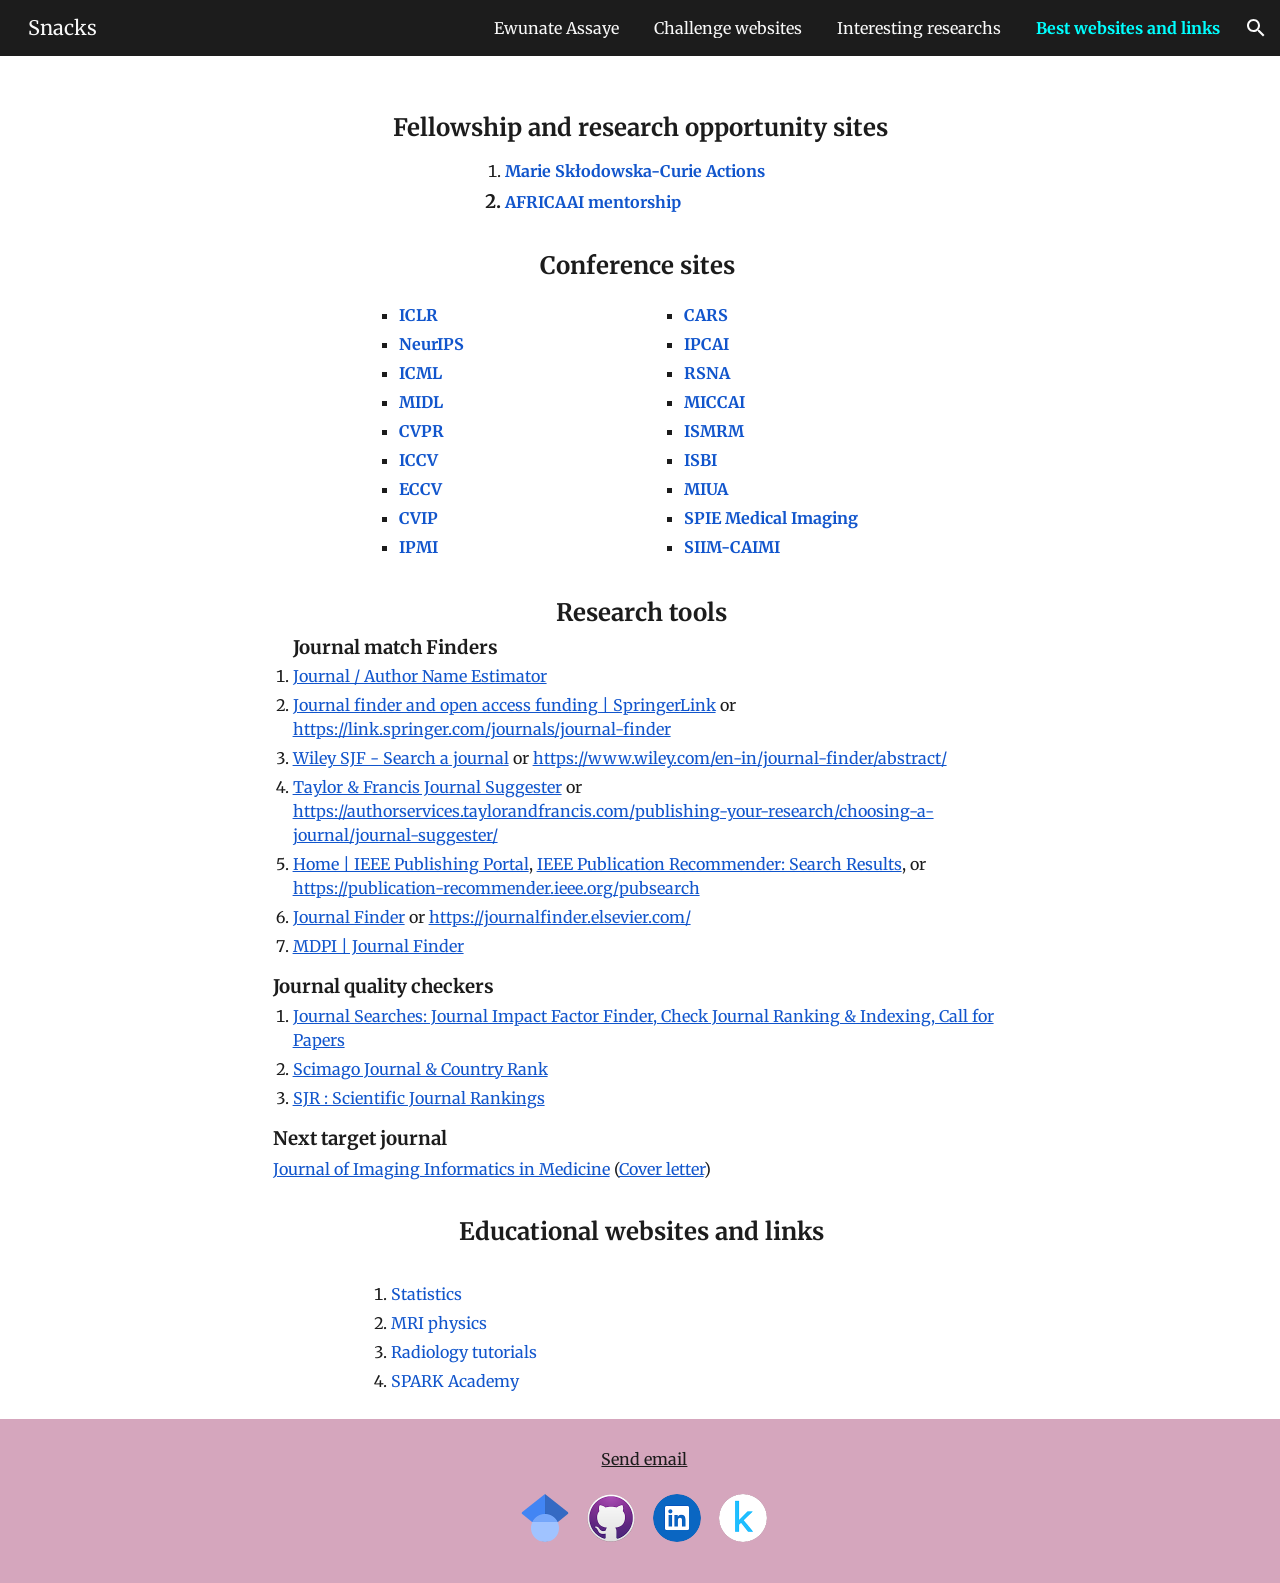
<file: snacks/index.html>
<!DOCTYPE html>
<html lang="en-US" itemscope itemtype="http://schema.org/WebPage">
  <head>
    <meta charset="utf-8">
    <meta name="google-site-verification" content="DNzeOyIBN3tMV3NE3XVi2rGsx4pCA0A5hlCcYGI1oqs" />
    <meta name="viewport" content="width=device-width, initial-scale=1">
    <meta http-equiv="X-UA-Compatible" content="IE=edge">
    <meta name="referrer" content="origin">
    <link rel="canonical" href="https://ewunateassaye.github.io/snacks/index.html">
    <meta name="author" content="Ewunate Assaye">
    <meta name="description" content="Ewunate Assaye - Fellowship and research opportunity sites">
    <link rel="icon" type="image/png" href="../assets/images/favicon.png?v=2">
    <meta property="og:title" content="Snacks - Best websites and links">
    <meta property="og:type" content="website">
    <meta property="og:url" content="https://ewunateassaye.github.io/snacks/index.html">
    <meta property="og:description" content="Fellowship and research opportunity sites
    ">
    <meta itemprop="name" content="Snacks - Best websites and links">
    <meta itemprop="description" content="Fellowship and research opportunity sites
    ">
    <meta itemprop="url" content="https://ewunateassaye.github.io/snacks/index.html">
    <meta itemprop="thumbnailUrl" content="../assets/images/about_01.jpg">
    <meta itemprop="image" content="../assets/images/about_01.jpg">
    <meta itemprop="imageUrl" content="../assets/images/about_01.jpg">
    <meta property="og:image" content="../assets/images/about_01.jpg">
    <link href="https://fonts.googleapis.com/css?family=Google+Sans:400,500|Roboto:300,400,500,700|Source+Code+Pro:400,700&display=swap" rel="stylesheet" nonce="YIWYh14LHrMHUpCIrv5Sow">
    <link href="https://fonts.googleapis.com/css?family=Merriweather%3Ai%2Cbi%2C700%2C400&display=swap" rel="stylesheet" nonce="YIWYh14LHrMHUpCIrv5Sow">
    <style nonce="YIWYh14LHrMHUpCIrv5Sow">@media only screen and (max-width: 479px){.jgG6ef{font-size: 17.0pt;}}@media only screen and (min-width: 480px) and (max-width: 767px){.jgG6ef{font-size: 17.0pt;}}@media only screen and (min-width: 768px) and (max-width: 1279px){.jgG6ef{font-size: 18.0pt;}}@media only screen and (min-width: 1280px){.jgG6ef{font-size: 18.0pt;}}</style>
    <link rel="stylesheet" href="../assets/sites-snacks.css" data-id="_cl" nonce="YIWYh14LHrMHUpCIrv5Sow">

    <title>Snacks - Best websites and links</title>
    <style jsname="ptDGoc" nonce="YIWYh14LHrMHUpCIrv5Sow">.htnAL{height: 27.0pt; font-size: 12.0pt; font-family: Merriweather; font-weight: 400; font-style: normal;}.QmpIrf{background-color: rgba(255,255,255,1); color: rgba(28,28,28,1); border-color: rgba(28,28,28,1);}.xkUom{background-color: rgba(0,0,0,0); color: rgba(28,28,28,1); border-color: rgba(28,28,28,1);}.KjwKmc{background-color: rgba(0,0,0,0); color: rgba(28,28,28,1); border-color: rgba(0,0,0,0);}.qeLZfd .QmpIrf{background-color: rgba(0,255,255,1); color: rgba(28,28,28,1); border-color: rgba(0,255,255,1);}.qeLZfd .xkUom{background-color: rgba(0,0,0,0); color: rgba(28,28,28,1); border-color: rgba(28,28,28,1);}.qeLZfd .KjwKmc{background-color: rgba(0,0,0,0); color: rgba(28,28,28,1); border-color: rgba(0,0,0,0);}.lQAHbd .QmpIrf{background-color: rgba(0,255,255,1); color: rgba(28,28,28,1); border-color: rgba(0,255,255,1);}.lQAHbd .xkUom{background-color: rgba(0,0,0,0); color: rgba(28,28,28,1); border-color: rgba(28,28,28,1);}.lQAHbd .KjwKmc{background-color: rgba(0,0,0,0); color: rgba(28,28,28,1); border-color: rgba(0,0,0,0);}.tpmmCb .QmpIrf{background-color: rgba(255,255,255,1); color: rgba(28,28,28,1); border-color: rgba(28,28,28,1);}.tpmmCb .xkUom{background-color: rgba(0,0,0,0); color: rgba(28,28,28,1); border-color: rgba(28,28,28,1);}.tpmmCb .KjwKmc{background-color: rgba(0,0,0,0); color: rgba(28,28,28,1); border-color: rgba(0,0,0,0);}.nyKByd .QmpIrf{background-color: rgba(0,255,255,1); color: rgba(28,28,28,1); border-color: rgba(0,255,255,1);}.nyKByd .xkUom{background-color: rgba(0,0,0,0); color: rgba(0,255,255,1); border-color: rgba(0,255,255,1);}.nyKByd .KjwKmc{background-color: rgba(0,0,0,0); color: rgba(0,255,255,1); border-color: rgba(0,0,0,0);}.iwQgFb{background-color: rgba(0,0,0,0.150000006); height: 2.0px; margin-top: 8.5px;}.qeLZfd .iwQgFb{background-color: rgba(0,0,0,0.150000006); height: 2.0px; margin-top: 8.5px;}.lQAHbd .iwQgFb{background-color: rgba(0,0,0,0.150000006); height: 2.0px; margin-top: 8.5px;}.CbiMKe{background-color: rgba(28,28,28,1);}.qeLZfd .CbiMKe{background-color: rgba(0,255,255,1);}.lQAHbd .CbiMKe{background-color: rgba(0,255,255,1);}.tpmmCb .CbiMKe{background-color: rgba(0,255,255,1);}.nyKByd .CbiMKe{background-color: rgba(0,255,255,1);}.PsKE7e{font-family: Merriweather;}.TlfmSc{font-family: Merriweather;}.Zjiec{font-family: Merriweather;}@media only screen and (max-width: 479px){.TlfmSc{font-size: 13.0pt;}}@media only screen and (min-width: 480px) and (max-width: 767px){.TlfmSc{font-size: 14.0pt;}}@media only screen and (min-width: 768px) and (max-width: 1279px){.TlfmSc{font-size: 15.0pt;}}@media only screen and (min-width: 1280px){.TlfmSc{font-size: 15.0pt;}}@media only screen and (max-width: 479px){.Zjiec{font-size: 16.0pt;}}@media only screen and (min-width: 480px) and (max-width: 767px){.Zjiec{font-size: 18.0pt;}}@media only screen and (min-width: 768px) and (max-width: 1279px){.Zjiec{font-size: 20.0pt;}}@media only screen and (min-width: 1280px){.Zjiec{font-size: 20.0pt;}}@media only screen and (max-width: 479px){.PsKE7e{font-size: 12.0pt;}}@media only screen and (min-width: 480px) and (max-width: 767px){.PsKE7e{font-size: 12.0pt;}}@media only screen and (min-width: 768px) and (max-width: 1279px){.PsKE7e{font-size: 12.0pt;}}@media only screen and (min-width: 1280px){.PsKE7e{font-size: 12.0pt;}}.hDrhEe{padding-top: 8.0px; padding-bottom: 8.0px;}.Zjiec{margin: 48px 32px 62px 48px;}.XMyrgf{margin: 48px 32px 0 48px;}.JzO0Vc{background-color: rgba(28,28,28,1);}.zDUgLc{background-color: rgba(28,28,28,1);}.eWDljc{background-color: rgba(28,28,28,1);}.wgxiMe{background-color: rgba(28,28,28,1);}.YSH9J{color: rgba(249,249,249,1);}.iWs3gf.chg4Jd:focus{background-color: rgba(249,249,249,0.1199999973);}.oNsfjf{color: rgba(249,249,249,1);}.YSH9J:not(.tCHXDc):not(.TlfmSc):not(.M9vuGd):hover{color: rgba(249,249,249,0.8199999928);}.oNsfjf:not(.tCHXDc):not(.Zjiec):not(.lhZOrc):hover{color: rgba(249,249,249,0.8199999928);}.GBy4H .YSH9J{color: rgba(249,249,249,1);}.GBy4H .iWs3gf.chg4Jd:focus{background-color: rgba(249,249,249,0.1199999973);}.GBy4H .PsKE7e.YSH9J:not(.M9vuGd):hover{color: rgba(249,249,249,0.8199999928);}.LBrwzc .YSH9J{color: rgba(28,28,28,1);}.LBrwzc .iWs3gf.chg4Jd:focus{background-color: rgba(28,28,28,0.1199999973);}.LBrwzc .PsKE7e.YSH9J:not(.M9vuGd):hover{color: rgba(28,28,28,0.8199999928);}.GBy4H .oNsfjf{color: rgba(249,249,249,1);}.GBy4H .PsKE7e.oNsfjf:not(.lhZOrc):hover{color: rgba(249,249,249,0.8199999928);}.LBrwzc .oNsfjf{color: rgba(28,28,28,1);}.LBrwzc .PsKE7e.oNsfjf:not(.lhZOrc):hover{color: rgba(28,28,28,0.8199999928);}.M9vuGd .aJHbb{color: rgba(0,255,255,1); font-weight: bold;}.GBy4H .M9vuGd .aJHbb{color: rgba(0,255,255,1); font-weight: bold;}.LBrwzc .M9vuGd .aJHbb{color: rgba(28,28,28,1); font-weight: bold;}.lhZOrc{background-color: rgba(0,255,255,1); color: rgba(28,28,28,1);}.lhZOrc{background-color: rgba(0,255,255,1); color: rgba(28,28,28,1);}.lhZOrc{background-color: rgba(0,234,234,1); color: rgba(28,28,28,1);}.LB7kq{padding-bottom: 56px; padding-top: 112px;}.qnVSj{color: rgba(28,28,28,1);}.zfr3Q{color: rgba(28,28,28,1);}.qeLZfd .qnVSj{color: rgba(28,28,28,1);}.qeLZfd .zfr3Q{color: rgba(28,28,28,1);}.lQAHbd .qnVSj{color: rgba(28,28,28,1);}.lQAHbd .zfr3Q{color: rgba(28,28,28,1);}.tpmmCb .qnVSj{color: rgba(28,28,28,1);}.tpmmCb .zfr3Q{color: rgba(28,28,28,1);}.nyKByd .qnVSj{color: rgba(249,249,249,1);}.nyKByd .zfr3Q{color: rgba(249,249,249,1);}.qLrapd{color: rgba(28,28,28,1);}.duRjpb{color: rgba(28,28,28,1);}.duRjpb .OUGEr{color: rgba(28,28,28,1);}.qeLZfd .qLrapd{color: rgba(152,0,0,1);}.qeLZfd .duRjpb{color: rgba(152,0,0,1);}.qeLZfd .duRjpb .OUGEr{color: rgba(152,0,0,1);}.lQAHbd .qLrapd{color: rgba(28,28,28,1);}.lQAHbd .duRjpb{color: rgba(28,28,28,1);}.lQAHbd .duRjpb .OUGEr{color: rgba(28,28,28,1);}.tpmmCb .qLrapd{color: rgba(28,28,28,1);}.tpmmCb .duRjpb{color: rgba(28,28,28,1);}.tpmmCb .duRjpb .OUGEr{color: rgba(28,28,28,1);}.nyKByd .qLrapd{color: rgba(249,249,249,1);}.nyKByd .duRjpb{color: rgba(249,249,249,1);}.nyKByd .duRjpb .OUGEr{color: rgba(249,249,249,1);}.aHM7ed{color: rgba(28,28,28,1);}.JYVBee{color: rgba(28,28,28,1);}.JYVBee .OUGEr{color: rgba(28,28,28,1);}.qeLZfd .aHM7ed{color: rgba(152,0,0,1);}.qeLZfd .JYVBee{color: rgba(152,0,0,1);}.qeLZfd .JYVBee .OUGEr{color: rgba(152,0,0,1);}.lQAHbd .aHM7ed{color: rgba(28,28,28,1);}.lQAHbd .JYVBee{color: rgba(28,28,28,1);}.lQAHbd .JYVBee .OUGEr{color: rgba(28,28,28,1);}.tpmmCb .aHM7ed{color: rgba(28,28,28,1);}.tpmmCb .JYVBee{color: rgba(28,28,28,1);}.tpmmCb .JYVBee .OUGEr{color: rgba(28,28,28,1);}.nyKByd .aHM7ed{color: rgba(249,249,249,1);}.nyKByd .JYVBee{color: rgba(249,249,249,1);}.nyKByd .JYVBee .OUGEr{color: rgba(249,249,249,1);}.NHD4Gf{color: rgba(28,28,28,1);}.OmQG5e{color: rgba(28,28,28,1);}.OmQG5e .OUGEr{color: rgba(28,28,28,1);}.qeLZfd .NHD4Gf{color: rgba(152,0,0,1);}.qeLZfd .OmQG5e{color: rgba(152,0,0,1);}.qeLZfd .OmQG5e .OUGEr{color: rgba(152,0,0,1);}.lQAHbd .NHD4Gf{color: rgba(28,28,28,1);}.lQAHbd .OmQG5e{color: rgba(28,28,28,1);}.lQAHbd .OmQG5e .OUGEr{color: rgba(28,28,28,1);}.tpmmCb .NHD4Gf{color: rgba(28,28,28,1);}.tpmmCb .OmQG5e{color: rgba(28,28,28,1);}.tpmmCb .OmQG5e .OUGEr{color: rgba(28,28,28,1);}.nyKByd .NHD4Gf{color: rgba(249,249,249,1);}.nyKByd .OmQG5e{color: rgba(249,249,249,1);}.nyKByd .OmQG5e .OUGEr{color: rgba(249,249,249,1);}.Glwbz{color: rgba(28,28,28,1);}.TMjjoe{color: rgba(28,28,28,1);}.qeLZfd .Glwbz{color: rgba(28,28,28,1);}.qeLZfd .TMjjoe{color: rgba(28,28,28,1);}.lQAHbd .Glwbz{color: rgba(28,28,28,1);}.lQAHbd .TMjjoe{color: rgba(28,28,28,1);}.tpmmCb .Glwbz{color: rgba(28,28,28,1);}.tpmmCb .TMjjoe{color: rgba(28,28,28,1);}.nyKByd .Glwbz{color: rgba(249,249,249,1);}.nyKByd .TMjjoe{color: rgba(249,249,249,1);}.aw5Odc{color: rgba(28,28,28,1);}a.chg4Jd:focus{box-shadow: 0 0 0 2px rgba(255, 255, 255, 0.8), 0 0 0 4px rgba(28, 28, 28, 1);}.htnAL:focus-within{box-shadow: 0 0 0 2px rgba(255, 255, 255, 0.8), 0 0 0 4px rgba(28, 28, 28, 1);}.qeLZfd .aw5Odc{color: rgba(28,28,28,1);}.qeLZfd a.chg4Jd:focus{box-shadow: 0 0 0 2px rgba(255, 255, 255, 0.8), 0 0 0 4px rgba(28, 28, 28, 1);}.qeLZfd .htnAL:focus-within{box-shadow: 0 0 0 2px rgba(255, 255, 255, 0.8), 0 0 0 4px rgba(28, 28, 28, 1);}.lQAHbd .aw5Odc{color: rgba(28,28,28,1);}.lQAHbd a.chg4Jd:focus{box-shadow: 0 0 0 2px rgba(255, 255, 255, 0.8), 0 0 0 4px rgba(28, 28, 28, 1);}.lQAHbd .htnAL:focus-within{box-shadow: 0 0 0 2px rgba(255, 255, 255, 0.8), 0 0 0 4px rgba(28, 28, 28, 1);}.tpmmCb .aw5Odc{color: rgba(28,28,28,1);}.tpmmCb a.chg4Jd:focus{box-shadow: 0 0 0 2px rgba(255, 255, 255, 0.8), 0 0 0 4px rgba(28, 28, 28, 1);}.tpmmCb .htnAL:focus-within{box-shadow: 0 0 0 2px rgba(255, 255, 255, 0.8), 0 0 0 4px rgba(28, 28, 28, 1);}.nyKByd .aw5Odc{color: rgba(249,249,249,1);}.nyKByd a.chg4Jd:focus{box-shadow: 0 0 0 2px rgba(255, 255, 255, 0.8), 0 0 0 4px rgba(249, 249, 249, 1);}.nyKByd .htnAL:focus-within{box-shadow: 0 0 0 2px rgba(255, 255, 255, 0.8), 0 0 0 4px rgba(249, 249, 249, 1);}.ImnMyf{color: rgba(28,28,28,1);}.Vs12Bd{color: rgba(28,28,28,1);}.S5d9Rd{color: rgba(28,28,28,1);}.yaqOZd:before{display: block; background-color: rgba(255,255,255,1);}.yaqOZd.qeLZfd:before{display: block; background-color: rgba(74,134,232,1);}.yaqOZd.lQAHbd:before{display: block; background-color: rgba(213,166,189,1);}.O13XJf{height: 340px;}.nyKByd .Wew9ke{fill: rgba(255,255,255,1);}.tpmmCb .Wew9ke{fill: rgba(0,0,0,0.5400000215);}@media only screen and (max-width: 479px){.O13XJf{height: 250px;}}.SBrW1{height: 430px;}.M63kCb{background-color: rgba(255,255,255,1);}.xgQ6eb{background-color: rgba(255,255,255,1);}.mtsG9b{background-color: rgba(0,0,0,0.0299999993); outline-color: rgba(0,0,0,0.1000000015);}.qeLZfd .mtsG9b{background-color: rgba(0,0,0,0.0299999993); outline-color: rgba(0,0,0,0.1000000015);}.lQAHbd .mtsG9b{background-color: rgba(0,0,0,0.0299999993); outline-color: rgba(0,0,0,0.1000000015);}.Mt0nFe{border-color: rgba(0,0,0,0.1000000015);}.qeLZfd .Mt0nFe{border-color: rgba(0,0,0,0.1000000015);}.lQAHbd .Mt0nFe{border-color: rgba(0,0,0,0.1000000015);}.ImnMyf{background-color: rgba(255,255,255,1);}.Vs12Bd{background-color: rgba(74,134,232,1);}.S5d9Rd{background-color: rgba(213,166,189,1);}.Wwnuce:not(.zX62Be){color: rgba(0,0,0,0.5400000215); fill: rgba(0,0,0,0.5400000215);}.qeLZfd .Wwnuce:not(.zX62Be){color: rgba(0,0,0,0.5400000215); fill: rgba(0,0,0,0.5400000215);}.lQAHbd .Wwnuce:not(.zX62Be){color: rgba(0,0,0,0.5400000215); fill: rgba(0,0,0,0.5400000215);}.tpmmCb .Wwnuce:not(.zX62Be){color: rgba(0,0,0,0.5400000215); fill: rgba(0,0,0,0.5400000215);}.nyKByd .Wwnuce:not(.zX62Be){color: rgba(255,255,255,0.3199999928); fill: rgba(255,255,255,0.3199999928);}.yaqOZd.O13XJf:before{background-color: rgba(0,255,255,1);}.CMArNe{background-color: rgba(0,255,255,1);}@media only screen and (min-width: 768px){.yaqOZd:not(.LB7kq):not(.WxWicb){padding-top: 1.5rem; padding-bottom: 1.5rem;}}.j5pSsc{padding-left: 5px; padding-right: 5px;}.ZcASvf-AhqUyc-R6PoUb.SQVYQc .QjXeod{padding-top: 30.0%;}.ZcASvf-AhqUyc-R6PoUb.SQVYQc .KpytNd{width: 15.0%;}@media only screen{.ZcASvf-AhqUyc-R6PoUb.SQVYQc .LkDMRd{padding-left: 15.0%; padding-right: 15.0%;}}@media only screen{.ZcASvf-AhqUyc-R6PoUb.pdLmec .thH0zb{padding-left: 15.0%; padding-right: 15.0%;}}@media only screen{.ZcASvf-AhqUyc-R6PoUb .JFjBQd{left: -17.647058823529413%; right: -17.647058823529413%;}}@media only screen{.ZcASvf-AhqUyc-R6PoUb .JFjBQd .RQS9hb{left: 30.0%; width: 40.0%;}}.Ktthjf-AhqUyc-R6PoUb.SQVYQc .QjXeod{padding-top: 30.0%;}.Ktthjf-AhqUyc-R6PoUb.SQVYQc .KpytNd{width: 15.0%;}@media only screen and (min-width: 480px){.Ktthjf-AhqUyc-R6PoUb.SQVYQc .LkDMRd{padding-left: 15.0%; padding-right: 15.0%;}}@media only screen and (min-width: 480px){.Ktthjf-AhqUyc-R6PoUb.pdLmec .thH0zb{padding-left: 15.0%; padding-right: 15.0%;}}@media only screen and (min-width: 480px){.Ktthjf-AhqUyc-R6PoUb .JFjBQd{left: -17.647058823529413%; right: -17.647058823529413%;}}@media only screen and (min-width: 480px){.Ktthjf-AhqUyc-R6PoUb .JFjBQd .RQS9hb{left: 30.0%; width: 40.0%;}}.Ft7HRd-AhqUyc-R6PoUb.SQVYQc .QjXeod{padding-top: 30.0%;}.Ft7HRd-AhqUyc-R6PoUb.SQVYQc .KpytNd{width: 15.0%;}@media only screen and (min-width: 768px){.Ft7HRd-AhqUyc-R6PoUb.SQVYQc .LkDMRd{padding-left: 15.0%; padding-right: 15.0%;}}@media only screen and (min-width: 768px){.Ft7HRd-AhqUyc-R6PoUb.pdLmec .thH0zb{padding-left: 15.0%; padding-right: 15.0%;}}@media only screen and (min-width: 768px){.Ft7HRd-AhqUyc-R6PoUb .JFjBQd{left: -17.647058823529413%; right: -17.647058823529413%;}}@media only screen and (min-width: 768px){.Ft7HRd-AhqUyc-R6PoUb .JFjBQd .RQS9hb{left: 30.0%; width: 40.0%;}}.ZcASvf-AhqUyc-ibL1re.SQVYQc .QjXeod{padding-top: 15.0%;}.ZcASvf-AhqUyc-ibL1re.SQVYQc .KpytNd{width: 7.5%;}@media only screen{.ZcASvf-AhqUyc-ibL1re.SQVYQc .LkDMRd{padding-left: 7.5%; padding-right: 7.5%;}}@media only screen{.ZcASvf-AhqUyc-ibL1re.pdLmec .thH0zb{padding-left: 7.5%; padding-right: 7.5%;}}@media only screen{.ZcASvf-AhqUyc-ibL1re .JFjBQd{left: -8.108108108108107%; right: -8.108108108108107%;}}@media only screen{.ZcASvf-AhqUyc-ibL1re .JFjBQd .RQS9hb{left: 15.0%; width: 70.0%;}}.Ktthjf-AhqUyc-ibL1re.SQVYQc .QjXeod{padding-top: 15.0%;}.Ktthjf-AhqUyc-ibL1re.SQVYQc .KpytNd{width: 7.5%;}@media only screen and (min-width: 480px){.Ktthjf-AhqUyc-ibL1re.SQVYQc .LkDMRd{padding-left: 7.5%; padding-right: 7.5%;}}@media only screen and (min-width: 480px){.Ktthjf-AhqUyc-ibL1re.pdLmec .thH0zb{padding-left: 7.5%; padding-right: 7.5%;}}@media only screen and (min-width: 480px){.Ktthjf-AhqUyc-ibL1re .JFjBQd{left: -8.108108108108107%; right: -8.108108108108107%;}}@media only screen and (min-width: 480px){.Ktthjf-AhqUyc-ibL1re .JFjBQd .RQS9hb{left: 15.0%; width: 70.0%;}}.Ft7HRd-AhqUyc-ibL1re.SQVYQc .QjXeod{padding-top: 15.0%;}.Ft7HRd-AhqUyc-ibL1re.SQVYQc .KpytNd{width: 7.5%;}@media only screen and (min-width: 768px){.Ft7HRd-AhqUyc-ibL1re.SQVYQc .LkDMRd{padding-left: 7.5%; padding-right: 7.5%;}}@media only screen and (min-width: 768px){.Ft7HRd-AhqUyc-ibL1re.pdLmec .thH0zb{padding-left: 7.5%; padding-right: 7.5%;}}@media only screen and (min-width: 768px){.Ft7HRd-AhqUyc-ibL1re .JFjBQd{left: -8.108108108108107%; right: -8.108108108108107%;}}@media only screen and (min-width: 768px){.Ft7HRd-AhqUyc-ibL1re .JFjBQd .RQS9hb{left: 15.0%; width: 70.0%;}}.ZcASvf-AhqUyc-c5RTEf.SQVYQc .QjXeod{padding-top: 10.0%;}.ZcASvf-AhqUyc-c5RTEf.SQVYQc .KpytNd{width: 5.0%;}@media only screen{.ZcASvf-AhqUyc-c5RTEf.SQVYQc .LkDMRd{padding-left: 5.0%; padding-right: 5.0%;}}@media only screen{.ZcASvf-AhqUyc-c5RTEf.pdLmec .thH0zb{padding-left: 5.0%; padding-right: 5.0%;}}@media only screen{.ZcASvf-AhqUyc-c5RTEf .JFjBQd{left: -5.263157894736842%; right: -5.263157894736842%;}}@media only screen{.ZcASvf-AhqUyc-c5RTEf .JFjBQd .RQS9hb{left: 10.0%; width: 80.0%;}}.Ktthjf-AhqUyc-c5RTEf.SQVYQc .QjXeod{padding-top: 10.0%;}.Ktthjf-AhqUyc-c5RTEf.SQVYQc .KpytNd{width: 5.0%;}@media only screen and (min-width: 480px){.Ktthjf-AhqUyc-c5RTEf.SQVYQc .LkDMRd{padding-left: 5.0%; padding-right: 5.0%;}}@media only screen and (min-width: 480px){.Ktthjf-AhqUyc-c5RTEf.pdLmec .thH0zb{padding-left: 5.0%; padding-right: 5.0%;}}@media only screen and (min-width: 480px){.Ktthjf-AhqUyc-c5RTEf .JFjBQd{left: -5.263157894736842%; right: -5.263157894736842%;}}@media only screen and (min-width: 480px){.Ktthjf-AhqUyc-c5RTEf .JFjBQd .RQS9hb{left: 10.0%; width: 80.0%;}}.Ft7HRd-AhqUyc-c5RTEf.SQVYQc .QjXeod{padding-top: 10.0%;}.Ft7HRd-AhqUyc-c5RTEf.SQVYQc .KpytNd{width: 5.0%;}@media only screen and (min-width: 768px){.Ft7HRd-AhqUyc-c5RTEf.SQVYQc .LkDMRd{padding-left: 5.0%; padding-right: 5.0%;}}@media only screen and (min-width: 768px){.Ft7HRd-AhqUyc-c5RTEf.pdLmec .thH0zb{padding-left: 5.0%; padding-right: 5.0%;}}@media only screen and (min-width: 768px){.Ft7HRd-AhqUyc-c5RTEf .JFjBQd{left: -5.263157894736842%; right: -5.263157894736842%;}}@media only screen and (min-width: 768px){.Ft7HRd-AhqUyc-c5RTEf .JFjBQd .RQS9hb{left: 10.0%; width: 80.0%;}}.ZcASvf-AhqUyc-II5mzb.SQVYQc .QjXeod{padding-top: 7.5%;}.ZcASvf-AhqUyc-II5mzb.SQVYQc .KpytNd{width: 3.75%;}@media only screen{.ZcASvf-AhqUyc-II5mzb.SQVYQc .LkDMRd{padding-left: 3.75%; padding-right: 3.75%;}}@media only screen{.ZcASvf-AhqUyc-II5mzb.pdLmec .thH0zb{padding-left: 3.75%; padding-right: 3.75%;}}@media only screen{.ZcASvf-AhqUyc-II5mzb .JFjBQd{left: -3.896103896103896%; right: -3.896103896103896%;}}@media only screen{.ZcASvf-AhqUyc-II5mzb .JFjBQd .RQS9hb{left: 7.5%; width: 85.0%;}}.Ktthjf-AhqUyc-II5mzb.SQVYQc .QjXeod{padding-top: 7.5%;}.Ktthjf-AhqUyc-II5mzb.SQVYQc .KpytNd{width: 3.75%;}@media only screen and (min-width: 480px){.Ktthjf-AhqUyc-II5mzb.SQVYQc .LkDMRd{padding-left: 3.75%; padding-right: 3.75%;}}@media only screen and (min-width: 480px){.Ktthjf-AhqUyc-II5mzb.pdLmec .thH0zb{padding-left: 3.75%; padding-right: 3.75%;}}@media only screen and (min-width: 480px){.Ktthjf-AhqUyc-II5mzb .JFjBQd{left: -3.896103896103896%; right: -3.896103896103896%;}}@media only screen and (min-width: 480px){.Ktthjf-AhqUyc-II5mzb .JFjBQd .RQS9hb{left: 7.5%; width: 85.0%;}}.Ft7HRd-AhqUyc-II5mzb.SQVYQc .QjXeod{padding-top: 7.5%;}.Ft7HRd-AhqUyc-II5mzb.SQVYQc .KpytNd{width: 3.75%;}@media only screen and (min-width: 768px){.Ft7HRd-AhqUyc-II5mzb.SQVYQc .LkDMRd{padding-left: 3.75%; padding-right: 3.75%;}}@media only screen and (min-width: 768px){.Ft7HRd-AhqUyc-II5mzb.pdLmec .thH0zb{padding-left: 3.75%; padding-right: 3.75%;}}@media only screen and (min-width: 768px){.Ft7HRd-AhqUyc-II5mzb .JFjBQd{left: -3.896103896103896%; right: -3.896103896103896%;}}@media only screen and (min-width: 768px){.Ft7HRd-AhqUyc-II5mzb .JFjBQd .RQS9hb{left: 7.5%; width: 85.0%;}}.ZcASvf-AhqUyc-wNfPc.SQVYQc .QjXeod{padding-top: 6.0%;}.ZcASvf-AhqUyc-wNfPc.SQVYQc .KpytNd{width: 3.0%;}@media only screen{.ZcASvf-AhqUyc-wNfPc.SQVYQc .LkDMRd{padding-left: 3.0%; padding-right: 3.0%;}}@media only screen{.ZcASvf-AhqUyc-wNfPc.pdLmec .thH0zb{padding-left: 3.0%; padding-right: 3.0%;}}@media only screen{.ZcASvf-AhqUyc-wNfPc .JFjBQd{left: -3.0927835051546393%; right: -3.0927835051546393%;}}@media only screen{.ZcASvf-AhqUyc-wNfPc .JFjBQd .RQS9hb{left: 6.0%; width: 88.0%;}}.Ktthjf-AhqUyc-wNfPc.SQVYQc .QjXeod{padding-top: 6.0%;}.Ktthjf-AhqUyc-wNfPc.SQVYQc .KpytNd{width: 3.0%;}@media only screen and (min-width: 480px){.Ktthjf-AhqUyc-wNfPc.SQVYQc .LkDMRd{padding-left: 3.0%; padding-right: 3.0%;}}@media only screen and (min-width: 480px){.Ktthjf-AhqUyc-wNfPc.pdLmec .thH0zb{padding-left: 3.0%; padding-right: 3.0%;}}@media only screen and (min-width: 480px){.Ktthjf-AhqUyc-wNfPc .JFjBQd{left: -3.0927835051546393%; right: -3.0927835051546393%;}}@media only screen and (min-width: 480px){.Ktthjf-AhqUyc-wNfPc .JFjBQd .RQS9hb{left: 6.0%; width: 88.0%;}}.Ft7HRd-AhqUyc-wNfPc.SQVYQc .QjXeod{padding-top: 6.0%;}.Ft7HRd-AhqUyc-wNfPc.SQVYQc .KpytNd{width: 3.0%;}@media only screen and (min-width: 768px){.Ft7HRd-AhqUyc-wNfPc.SQVYQc .LkDMRd{padding-left: 3.0%; padding-right: 3.0%;}}@media only screen and (min-width: 768px){.Ft7HRd-AhqUyc-wNfPc.pdLmec .thH0zb{padding-left: 3.0%; padding-right: 3.0%;}}@media only screen and (min-width: 768px){.Ft7HRd-AhqUyc-wNfPc .JFjBQd{left: -3.0927835051546393%; right: -3.0927835051546393%;}}@media only screen and (min-width: 768px){.Ft7HRd-AhqUyc-wNfPc .JFjBQd .RQS9hb{left: 6.0%; width: 88.0%;}}.ZcASvf-AhqUyc-qWD73c.SQVYQc .QjXeod{padding-top: 5.0%;}.ZcASvf-AhqUyc-qWD73c.SQVYQc .KpytNd{width: 2.5%;}@media only screen{.ZcASvf-AhqUyc-qWD73c.SQVYQc .LkDMRd{padding-left: 2.5%; padding-right: 2.5%;}}@media only screen{.ZcASvf-AhqUyc-qWD73c.pdLmec .thH0zb{padding-left: 2.5%; padding-right: 2.5%;}}@media only screen{.ZcASvf-AhqUyc-qWD73c .JFjBQd{left: -2.5641025641025643%; right: -2.5641025641025643%;}}@media only screen{.ZcASvf-AhqUyc-qWD73c .JFjBQd .RQS9hb{left: 5.0%; width: 90.0%;}}.Ktthjf-AhqUyc-qWD73c.SQVYQc .QjXeod{padding-top: 5.0%;}.Ktthjf-AhqUyc-qWD73c.SQVYQc .KpytNd{width: 2.5%;}@media only screen and (min-width: 480px){.Ktthjf-AhqUyc-qWD73c.SQVYQc .LkDMRd{padding-left: 2.5%; padding-right: 2.5%;}}@media only screen and (min-width: 480px){.Ktthjf-AhqUyc-qWD73c.pdLmec .thH0zb{padding-left: 2.5%; padding-right: 2.5%;}}@media only screen and (min-width: 480px){.Ktthjf-AhqUyc-qWD73c .JFjBQd{left: -2.5641025641025643%; right: -2.5641025641025643%;}}@media only screen and (min-width: 480px){.Ktthjf-AhqUyc-qWD73c .JFjBQd .RQS9hb{left: 5.0%; width: 90.0%;}}.Ft7HRd-AhqUyc-qWD73c.SQVYQc .QjXeod{padding-top: 5.0%;}.Ft7HRd-AhqUyc-qWD73c.SQVYQc .KpytNd{width: 2.5%;}@media only screen and (min-width: 768px){.Ft7HRd-AhqUyc-qWD73c.SQVYQc .LkDMRd{padding-left: 2.5%; padding-right: 2.5%;}}@media only screen and (min-width: 768px){.Ft7HRd-AhqUyc-qWD73c.pdLmec .thH0zb{padding-left: 2.5%; padding-right: 2.5%;}}@media only screen and (min-width: 768px){.Ft7HRd-AhqUyc-qWD73c .JFjBQd{left: -2.5641025641025643%; right: -2.5641025641025643%;}}@media only screen and (min-width: 768px){.Ft7HRd-AhqUyc-qWD73c .JFjBQd .RQS9hb{left: 5.0%; width: 90.0%;}}.ZcASvf-AhqUyc-OwsYgb.SQVYQc .QjXeod{padding-top: 4.285714285714286%;}.ZcASvf-AhqUyc-OwsYgb.SQVYQc .KpytNd{width: 2.142857142857143%;}@media only screen{.ZcASvf-AhqUyc-OwsYgb.SQVYQc .LkDMRd{padding-left: 2.142857142857143%; padding-right: 2.142857142857143%;}}@media only screen{.ZcASvf-AhqUyc-OwsYgb.pdLmec .thH0zb{padding-left: 2.142857142857143%; padding-right: 2.142857142857143%;}}@media only screen{.ZcASvf-AhqUyc-OwsYgb .JFjBQd{left: -2.18978102189781%; right: -2.18978102189781%;}}@media only screen{.ZcASvf-AhqUyc-OwsYgb .JFjBQd .RQS9hb{left: 4.285714285714286%; width: 91.42857142857143%;}}.Ktthjf-AhqUyc-OwsYgb.SQVYQc .QjXeod{padding-top: 4.285714285714286%;}.Ktthjf-AhqUyc-OwsYgb.SQVYQc .KpytNd{width: 2.142857142857143%;}@media only screen and (min-width: 480px){.Ktthjf-AhqUyc-OwsYgb.SQVYQc .LkDMRd{padding-left: 2.142857142857143%; padding-right: 2.142857142857143%;}}@media only screen and (min-width: 480px){.Ktthjf-AhqUyc-OwsYgb.pdLmec .thH0zb{padding-left: 2.142857142857143%; padding-right: 2.142857142857143%;}}@media only screen and (min-width: 480px){.Ktthjf-AhqUyc-OwsYgb .JFjBQd{left: -2.18978102189781%; right: -2.18978102189781%;}}@media only screen and (min-width: 480px){.Ktthjf-AhqUyc-OwsYgb .JFjBQd .RQS9hb{left: 4.285714285714286%; width: 91.42857142857143%;}}.Ft7HRd-AhqUyc-OwsYgb.SQVYQc .QjXeod{padding-top: 4.285714285714286%;}.Ft7HRd-AhqUyc-OwsYgb.SQVYQc .KpytNd{width: 2.142857142857143%;}@media only screen and (min-width: 768px){.Ft7HRd-AhqUyc-OwsYgb.SQVYQc .LkDMRd{padding-left: 2.142857142857143%; padding-right: 2.142857142857143%;}}@media only screen and (min-width: 768px){.Ft7HRd-AhqUyc-OwsYgb.pdLmec .thH0zb{padding-left: 2.142857142857143%; padding-right: 2.142857142857143%;}}@media only screen and (min-width: 768px){.Ft7HRd-AhqUyc-OwsYgb .JFjBQd{left: -2.18978102189781%; right: -2.18978102189781%;}}@media only screen and (min-width: 768px){.Ft7HRd-AhqUyc-OwsYgb .JFjBQd .RQS9hb{left: 4.285714285714286%; width: 91.42857142857143%;}}.ZcASvf-AhqUyc-OiUrBf.SQVYQc .QjXeod{padding-top: 3.75%;}.ZcASvf-AhqUyc-OiUrBf.SQVYQc .KpytNd{width: 1.875%;}@media only screen{.ZcASvf-AhqUyc-OiUrBf.SQVYQc .LkDMRd{padding-left: 1.875%; padding-right: 1.875%;}}@media only screen{.ZcASvf-AhqUyc-OiUrBf.pdLmec .thH0zb{padding-left: 1.875%; padding-right: 1.875%;}}@media only screen{.ZcASvf-AhqUyc-OiUrBf .JFjBQd{left: -1.910828025477707%; right: -1.910828025477707%;}}@media only screen{.ZcASvf-AhqUyc-OiUrBf .JFjBQd .RQS9hb{left: 3.75%; width: 92.5%;}}.Ktthjf-AhqUyc-OiUrBf.SQVYQc .QjXeod{padding-top: 3.75%;}.Ktthjf-AhqUyc-OiUrBf.SQVYQc .KpytNd{width: 1.875%;}@media only screen and (min-width: 480px){.Ktthjf-AhqUyc-OiUrBf.SQVYQc .LkDMRd{padding-left: 1.875%; padding-right: 1.875%;}}@media only screen and (min-width: 480px){.Ktthjf-AhqUyc-OiUrBf.pdLmec .thH0zb{padding-left: 1.875%; padding-right: 1.875%;}}@media only screen and (min-width: 480px){.Ktthjf-AhqUyc-OiUrBf .JFjBQd{left: -1.910828025477707%; right: -1.910828025477707%;}}@media only screen and (min-width: 480px){.Ktthjf-AhqUyc-OiUrBf .JFjBQd .RQS9hb{left: 3.75%; width: 92.5%;}}.Ft7HRd-AhqUyc-OiUrBf.SQVYQc .QjXeod{padding-top: 3.75%;}.Ft7HRd-AhqUyc-OiUrBf.SQVYQc .KpytNd{width: 1.875%;}@media only screen and (min-width: 768px){.Ft7HRd-AhqUyc-OiUrBf.SQVYQc .LkDMRd{padding-left: 1.875%; padding-right: 1.875%;}}@media only screen and (min-width: 768px){.Ft7HRd-AhqUyc-OiUrBf.pdLmec .thH0zb{padding-left: 1.875%; padding-right: 1.875%;}}@media only screen and (min-width: 768px){.Ft7HRd-AhqUyc-OiUrBf .JFjBQd{left: -1.910828025477707%; right: -1.910828025477707%;}}@media only screen and (min-width: 768px){.Ft7HRd-AhqUyc-OiUrBf .JFjBQd .RQS9hb{left: 3.75%; width: 92.5%;}}.ZcASvf-AhqUyc-Clt0zb.SQVYQc .QjXeod{padding-top: 3.3333333333333335%;}.ZcASvf-AhqUyc-Clt0zb.SQVYQc .KpytNd{width: 1.6666666666666667%;}@media only screen{.ZcASvf-AhqUyc-Clt0zb.SQVYQc .LkDMRd{padding-left: 1.6666666666666667%; padding-right: 1.6666666666666667%;}}@media only screen{.ZcASvf-AhqUyc-Clt0zb.pdLmec .thH0zb{padding-left: 1.6666666666666667%; padding-right: 1.6666666666666667%;}}@media only screen{.ZcASvf-AhqUyc-Clt0zb .JFjBQd{left: -1.6949152542372883%; right: -1.6949152542372883%;}}@media only screen{.ZcASvf-AhqUyc-Clt0zb .JFjBQd .RQS9hb{left: 3.3333333333333335%; width: 93.33333333333333%;}}.Ktthjf-AhqUyc-Clt0zb.SQVYQc .QjXeod{padding-top: 3.3333333333333335%;}.Ktthjf-AhqUyc-Clt0zb.SQVYQc .KpytNd{width: 1.6666666666666667%;}@media only screen and (min-width: 480px){.Ktthjf-AhqUyc-Clt0zb.SQVYQc .LkDMRd{padding-left: 1.6666666666666667%; padding-right: 1.6666666666666667%;}}@media only screen and (min-width: 480px){.Ktthjf-AhqUyc-Clt0zb.pdLmec .thH0zb{padding-left: 1.6666666666666667%; padding-right: 1.6666666666666667%;}}@media only screen and (min-width: 480px){.Ktthjf-AhqUyc-Clt0zb .JFjBQd{left: -1.6949152542372883%; right: -1.6949152542372883%;}}@media only screen and (min-width: 480px){.Ktthjf-AhqUyc-Clt0zb .JFjBQd .RQS9hb{left: 3.3333333333333335%; width: 93.33333333333333%;}}.Ft7HRd-AhqUyc-Clt0zb.SQVYQc .QjXeod{padding-top: 3.3333333333333335%;}.Ft7HRd-AhqUyc-Clt0zb.SQVYQc .KpytNd{width: 1.6666666666666667%;}@media only screen and (min-width: 768px){.Ft7HRd-AhqUyc-Clt0zb.SQVYQc .LkDMRd{padding-left: 1.6666666666666667%; padding-right: 1.6666666666666667%;}}@media only screen and (min-width: 768px){.Ft7HRd-AhqUyc-Clt0zb.pdLmec .thH0zb{padding-left: 1.6666666666666667%; padding-right: 1.6666666666666667%;}}@media only screen and (min-width: 768px){.Ft7HRd-AhqUyc-Clt0zb .JFjBQd{left: -1.6949152542372883%; right: -1.6949152542372883%;}}@media only screen and (min-width: 768px){.Ft7HRd-AhqUyc-Clt0zb .JFjBQd .RQS9hb{left: 3.3333333333333335%; width: 93.33333333333333%;}}.ZcASvf-AhqUyc-EehZO.SQVYQc .QjXeod{padding-top: 3.0%;}.ZcASvf-AhqUyc-EehZO.SQVYQc .KpytNd{width: 1.5%;}@media only screen{.ZcASvf-AhqUyc-EehZO.SQVYQc .LkDMRd{padding-left: 1.5%; padding-right: 1.5%;}}@media only screen{.ZcASvf-AhqUyc-EehZO.pdLmec .thH0zb{padding-left: 1.5%; padding-right: 1.5%;}}@media only screen{.ZcASvf-AhqUyc-EehZO .JFjBQd{left: -1.5228426395939088%; right: -1.5228426395939088%;}}@media only screen{.ZcASvf-AhqUyc-EehZO .JFjBQd .RQS9hb{left: 3.0%; width: 94.0%;}}.Ktthjf-AhqUyc-EehZO.SQVYQc .QjXeod{padding-top: 3.0%;}.Ktthjf-AhqUyc-EehZO.SQVYQc .KpytNd{width: 1.5%;}@media only screen and (min-width: 480px){.Ktthjf-AhqUyc-EehZO.SQVYQc .LkDMRd{padding-left: 1.5%; padding-right: 1.5%;}}@media only screen and (min-width: 480px){.Ktthjf-AhqUyc-EehZO.pdLmec .thH0zb{padding-left: 1.5%; padding-right: 1.5%;}}@media only screen and (min-width: 480px){.Ktthjf-AhqUyc-EehZO .JFjBQd{left: -1.5228426395939088%; right: -1.5228426395939088%;}}@media only screen and (min-width: 480px){.Ktthjf-AhqUyc-EehZO .JFjBQd .RQS9hb{left: 3.0%; width: 94.0%;}}.Ft7HRd-AhqUyc-EehZO.SQVYQc .QjXeod{padding-top: 3.0%;}.Ft7HRd-AhqUyc-EehZO.SQVYQc .KpytNd{width: 1.5%;}@media only screen and (min-width: 768px){.Ft7HRd-AhqUyc-EehZO.SQVYQc .LkDMRd{padding-left: 1.5%; padding-right: 1.5%;}}@media only screen and (min-width: 768px){.Ft7HRd-AhqUyc-EehZO.pdLmec .thH0zb{padding-left: 1.5%; padding-right: 1.5%;}}@media only screen and (min-width: 768px){.Ft7HRd-AhqUyc-EehZO .JFjBQd{left: -1.5228426395939088%; right: -1.5228426395939088%;}}@media only screen and (min-width: 768px){.Ft7HRd-AhqUyc-EehZO .JFjBQd .RQS9hb{left: 3.0%; width: 94.0%;}}.ZcASvf-AhqUyc-zQtlcf.SQVYQc .QjXeod{padding-top: 2.727272727272727%;}.ZcASvf-AhqUyc-zQtlcf.SQVYQc .KpytNd{width: 1.3636363636363635%;}@media only screen{.ZcASvf-AhqUyc-zQtlcf.SQVYQc .LkDMRd{padding-left: 1.3636363636363635%; padding-right: 1.3636363636363635%;}}@media only screen{.ZcASvf-AhqUyc-zQtlcf.pdLmec .thH0zb{padding-left: 1.3636363636363635%; padding-right: 1.3636363636363635%;}}@media only screen{.ZcASvf-AhqUyc-zQtlcf .JFjBQd{left: -1.3824884792626728%; right: -1.3824884792626728%;}}@media only screen{.ZcASvf-AhqUyc-zQtlcf .JFjBQd .RQS9hb{left: 2.727272727272727%; width: 94.54545454545455%;}}.Ktthjf-AhqUyc-zQtlcf.SQVYQc .QjXeod{padding-top: 2.727272727272727%;}.Ktthjf-AhqUyc-zQtlcf.SQVYQc .KpytNd{width: 1.3636363636363635%;}@media only screen and (min-width: 480px){.Ktthjf-AhqUyc-zQtlcf.SQVYQc .LkDMRd{padding-left: 1.3636363636363635%; padding-right: 1.3636363636363635%;}}@media only screen and (min-width: 480px){.Ktthjf-AhqUyc-zQtlcf.pdLmec .thH0zb{padding-left: 1.3636363636363635%; padding-right: 1.3636363636363635%;}}@media only screen and (min-width: 480px){.Ktthjf-AhqUyc-zQtlcf .JFjBQd{left: -1.3824884792626728%; right: -1.3824884792626728%;}}@media only screen and (min-width: 480px){.Ktthjf-AhqUyc-zQtlcf .JFjBQd .RQS9hb{left: 2.727272727272727%; width: 94.54545454545455%;}}.Ft7HRd-AhqUyc-zQtlcf.SQVYQc .QjXeod{padding-top: 2.727272727272727%;}.Ft7HRd-AhqUyc-zQtlcf.SQVYQc .KpytNd{width: 1.3636363636363635%;}@media only screen and (min-width: 768px){.Ft7HRd-AhqUyc-zQtlcf.SQVYQc .LkDMRd{padding-left: 1.3636363636363635%; padding-right: 1.3636363636363635%;}}@media only screen and (min-width: 768px){.Ft7HRd-AhqUyc-zQtlcf.pdLmec .thH0zb{padding-left: 1.3636363636363635%; padding-right: 1.3636363636363635%;}}@media only screen and (min-width: 768px){.Ft7HRd-AhqUyc-zQtlcf .JFjBQd{left: -1.3824884792626728%; right: -1.3824884792626728%;}}@media only screen and (min-width: 768px){.Ft7HRd-AhqUyc-zQtlcf .JFjBQd .RQS9hb{left: 2.727272727272727%; width: 94.54545454545455%;}}.ZcASvf-AhqUyc-uQSCkd.SQVYQc .QjXeod{padding-top: 2.5%;}.ZcASvf-AhqUyc-uQSCkd.SQVYQc .KpytNd{width: 1.25%;}@media only screen{.ZcASvf-AhqUyc-uQSCkd.SQVYQc .LkDMRd{padding-left: 1.25%; padding-right: 1.25%;}}@media only screen{.ZcASvf-AhqUyc-uQSCkd.pdLmec .thH0zb{padding-left: 1.25%; padding-right: 1.25%;}}@media only screen{.ZcASvf-AhqUyc-uQSCkd .JFjBQd{left: -1.2658227848101267%; right: -1.2658227848101267%;}}@media only screen{.ZcASvf-AhqUyc-uQSCkd .JFjBQd .RQS9hb{left: 2.5%; width: 95.0%;}}.Ktthjf-AhqUyc-uQSCkd.SQVYQc .QjXeod{padding-top: 2.5%;}.Ktthjf-AhqUyc-uQSCkd.SQVYQc .KpytNd{width: 1.25%;}@media only screen and (min-width: 480px){.Ktthjf-AhqUyc-uQSCkd.SQVYQc .LkDMRd{padding-left: 1.25%; padding-right: 1.25%;}}@media only screen and (min-width: 480px){.Ktthjf-AhqUyc-uQSCkd.pdLmec .thH0zb{padding-left: 1.25%; padding-right: 1.25%;}}@media only screen and (min-width: 480px){.Ktthjf-AhqUyc-uQSCkd .JFjBQd{left: -1.2658227848101267%; right: -1.2658227848101267%;}}@media only screen and (min-width: 480px){.Ktthjf-AhqUyc-uQSCkd .JFjBQd .RQS9hb{left: 2.5%; width: 95.0%;}}.Ft7HRd-AhqUyc-uQSCkd.SQVYQc .QjXeod{padding-top: 2.5%;}.Ft7HRd-AhqUyc-uQSCkd.SQVYQc .KpytNd{width: 1.25%;}@media only screen and (min-width: 768px){.Ft7HRd-AhqUyc-uQSCkd.SQVYQc .LkDMRd{padding-left: 1.25%; padding-right: 1.25%;}}@media only screen and (min-width: 768px){.Ft7HRd-AhqUyc-uQSCkd.pdLmec .thH0zb{padding-left: 1.25%; padding-right: 1.25%;}}@media only screen and (min-width: 768px){.Ft7HRd-AhqUyc-uQSCkd .JFjBQd{left: -1.2658227848101267%; right: -1.2658227848101267%;}}@media only screen and (min-width: 768px){.Ft7HRd-AhqUyc-uQSCkd .JFjBQd .RQS9hb{left: 2.5%; width: 95.0%;}}@media only screen and (min-width: 768px){.LB7kq.gk8rDe .db35Fc .zu5uec{padding-top: 1.5rem; padding-bottom: 1.5rem;}}@media only screen and (max-width: 767px){.dmUFtb{padding-top: 1.5rem;}}@media only screen and (max-width: 767px){.g5GTcb{padding-bottom: 1.5rem;}}@media only screen and (min-width: 768px){.db35Fc{padding-left: 48px; padding-right: 48px;}}@media only screen and (max-width: 479px){.LkDMRd{padding-left: 3.75%; padding-right: 3.75%;}}@media only screen and (min-width: 480px) and (max-width: 767px){.LkDMRd{padding-left: 2.5%; padding-right: 2.5%;}}@media only screen and (min-width: 480px) and (max-width: 767px){.db35Fc{max-width: 544px;}}@media only screen and (min-width: 480px) and (max-width: 767px){.ZZyype{max-width: 544px;}}.Iif4nf{padding-right: 48px; padding-left: 48px;}.HQwdzb .Depvyb{padding-top: 14px; padding-bottom: 14px;}.yaqOZd .db35Fc{max-width: 1280px;}.db35Fc .ZZyype{max-width: 1280px;}.CDt4Ke.zfr3Q{font-family: Merriweather; font-weight: 400; font-style: normal; font-variant: normal; vertical-align: baseline; text-decoration: none; display: block; line-height: 1.5; text-align: left; margin-left: 0.0pt; margin-right: 0.0pt; padding-left: 0.0pt; text-indent: 0.0pt; margin-top: 12.0pt; margin-bottom: 0.0pt; font-size: 12.0pt;}.TYR86d.zfr3Q{font-family: Merriweather; font-weight: 400; font-style: normal; font-variant: normal; vertical-align: baseline; font-size: 12.0pt;}.CDt4Ke.duRjpb{font-family: Merriweather; font-weight: 700; font-style: normal; font-variant: normal; vertical-align: baseline; text-decoration: none; display: block; line-height: 1.38; text-align: left; margin-left: 0.0pt; margin-right: 0.0pt; padding-left: 0.0pt; text-indent: 0.0pt; margin-top: 34.0pt; margin-bottom: 0.0pt;}.TYR86d.duRjpb{font-family: Merriweather; font-weight: 700; font-style: normal; font-variant: normal; vertical-align: baseline;}.CDt4Ke.duRjpb{font-size: 34.0pt;}.TYR86d.duRjpb{font-size: 34.0pt;}@media only screen and (max-width: 479px){.CDt4Ke.duRjpb{font-size: 25.0pt;}}@media only screen and (max-width: 479px){.TYR86d.duRjpb{font-size: 25.0pt;}}@media only screen and (min-width: 480px) and (max-width: 767px){.CDt4Ke.duRjpb{font-size: 30.0pt;}}@media only screen and (min-width: 480px) and (max-width: 767px){.TYR86d.duRjpb{font-size: 30.0pt;}}@media only screen and (min-width: 768px) and (max-width: 1279px){.CDt4Ke.duRjpb{font-size: 34.0pt;}}@media only screen and (min-width: 768px) and (max-width: 1279px){.TYR86d.duRjpb{font-size: 34.0pt;}}@media only screen and (min-width: 1280px){.CDt4Ke.duRjpb{font-size: 34.0pt;}}@media only screen and (min-width: 1280px){.TYR86d.duRjpb{font-size: 34.0pt;}}.CDt4Ke.JYVBee{font-family: Merriweather; font-weight: 700; font-style: normal; font-variant: normal; vertical-align: baseline; text-decoration: none; display: block; line-height: 1.5; text-align: left; margin-left: 0.0pt; margin-right: 0.0pt; padding-left: 0.0pt; text-indent: 0.0pt; margin-top: 18.0pt; margin-bottom: 0.0pt;}.TYR86d.JYVBee{font-family: Merriweather; font-weight: 700; font-style: normal; font-variant: normal; vertical-align: baseline;}.CDt4Ke.JYVBee{font-size: 24.0pt;}.TYR86d.JYVBee{font-size: 24.0pt;}@media only screen and (max-width: 479px){.CDt4Ke.JYVBee{font-size: 20.0pt;}}@media only screen and (max-width: 479px){.TYR86d.JYVBee{font-size: 20.0pt;}}@media only screen and (min-width: 480px) and (max-width: 767px){.CDt4Ke.JYVBee{font-size: 22.0pt;}}@media only screen and (min-width: 480px) and (max-width: 767px){.TYR86d.JYVBee{font-size: 22.0pt;}}@media only screen and (min-width: 768px) and (max-width: 1279px){.CDt4Ke.JYVBee{font-size: 24.0pt;}}@media only screen and (min-width: 768px) and (max-width: 1279px){.TYR86d.JYVBee{font-size: 24.0pt;}}@media only screen and (min-width: 1280px){.CDt4Ke.JYVBee{font-size: 24.0pt;}}@media only screen and (min-width: 1280px){.TYR86d.JYVBee{font-size: 24.0pt;}}.CDt4Ke.OmQG5e{font-family: Merriweather; font-weight: 700; font-style: normal; font-variant: normal; vertical-align: baseline; text-decoration: none; display: block; line-height: 1.5; text-align: left; margin-left: 0.0pt; margin-right: 0.0pt; padding-left: 0.0pt; text-indent: 0.0pt; margin-top: 14.0pt; margin-bottom: 0.0pt; font-size: 14.0pt;}.TYR86d.OmQG5e{font-family: Merriweather; font-weight: 700; font-style: normal; font-variant: normal; vertical-align: baseline; font-size: 14.0pt;}.CDt4Ke.TMjjoe{font-family: Merriweather; font-weight: 400; font-style: normal; font-variant: normal; vertical-align: baseline; text-decoration: none; display: block; line-height: 1.5; text-align: left; margin-left: 0.0pt; margin-right: 0.0pt; padding-left: 0.0pt; text-indent: 0.0pt; margin-top: 8.0pt; margin-bottom: 0.0pt; font-size: 12.0pt;}.TYR86d.TMjjoe{font-family: Merriweather; font-weight: 400; font-style: normal; font-variant: normal; vertical-align: baseline; font-size: 12.0pt;}.Y4CpGd{font-family: Merriweather; font-weight: 400; font-style: normal; font-variant: normal; vertical-align: baseline; font-size: 12.0pt;}.mTgrD{font-family: Merriweather; font-weight: 400; font-style: normal; font-variant: normal; vertical-align: baseline;}.pBmh1{margin-top: 12.0pt; margin-bottom: 0.0pt;}.yQHJof{font-family: Merriweather; font-weight: 400; font-style: normal; font-variant: normal; vertical-align: baseline; font-size: 12.0pt;}.QcmuFb{padding-left: 20px;}.RuayVd{padding-right: 20px;}.vDPrib{padding-left: 40px;}.YzcKX{padding-right: 40px;}.TBDXjd{padding-left: 60px;}.reTV0b{padding-right: 60px;}.bYeK8e{padding-left: 80px;}.vSYeUc{padding-right: 80px;}.CuqSDe{padding-left: 100px;}.PxtZIe{padding-right: 100px;}.Havqpe{padding-left: 120px;}.ahQMed{padding-right: 120px;}.JvDrRe{padding-left: 140px;}.rzhcXb{padding-right: 140px;}.o5lrIf{padding-left: 160px;}.PBhj0b{padding-right: 160px;}.yOJW7c{padding-left: 180px;}.TlN46c{padding-right: 180px;}.rB8cye{padding-left: 200px;}.GEdNnc{padding-right: 200px;}</style>
    <link rel="stylesheet" href="../assets/spacing.css?v=4">
    <style id="spacing-override">
      .SwuGbc > section:first-child .mYVXT, .UtePc > section:first-child .mYVXT { padding-top: 56px !important; padding-bottom: 0 !important; }
      .UtePc > section:first-child { padding-top: 2.75rem !important; padding-bottom: 4px !important; }
      .UtePc > section:first-child .OjCsFc, .UtePc > section:first-child .dmUFtb, .UtePc > section:first-child .wHaque, .UtePc > section:first-child .g5GTcb { padding-top: 0 !important; padding-bottom: 0 !important; }
      .UtePc > section:not(:first-child).yaqOZd, .UtePc > section:not(:first-child) .yaqOZd:not(.LB7kq):not(.WxWicb) { padding-top: 4px !important; padding-bottom: 4px !important; }
      @media only screen and (min-width: 768px) { .UtePc > section:not(:first-child).yaqOZd, .UtePc > section:not(:first-child) .yaqOZd:not(.LB7kq):not(.WxWicb) { padding-top: 5px !important; padding-bottom: 5px !important; } }
      .UtePc > section:last-child { padding-bottom: 18px !important; }
      .UtePc > section:not(:first-child) .mYVXT, .UtePc .LS81yb { padding-top: 0 !important; padding-bottom: 0 !important; margin-top: 0 !important; margin-bottom: 0 !important; }
      .UtePc .OjCsFc, .UtePc .dmUFtb, .UtePc .wHaque, .UtePc .g5GTcb { padding-top: 0 !important; padding-bottom: 0 !important; }
      .UtePc .tyJCtd.mGzaTb, .UtePc .tyJCtd.Depvyb, .UtePc .LS81yb .mGzaTb, .UtePc .LS81yb .Depvyb { padding-top: 3px !important; padding-bottom: 3px !important; }
      .UtePc > section:first-child .OjCsFc .mGzaTb, .UtePc > section:first-child .OjCsFc .Depvyb, .UtePc > section:first-child .dmUFtb .mGzaTb, .UtePc > section:first-child .dmUFtb .Depvyb { padding-top: 12px !important; }
      .UtePc > section:first-child .D2fZ2:not(.OjCsFc):not(.dmUFtb) .mGzaTb, .UtePc > section:first-child .D2fZ2:not(.OjCsFc):not(.dmUFtb) .Depvyb { padding-top: 6px !important; }
      .UtePc p.CDt4Ke, .UtePc .zfr3Q.CDt4Ke:not(h1):not(h2):not(h3):not(h4) { margin-top: 6px !important; margin-bottom: 8px !important; line-height: 1.55 !important; }
      .UtePc h1, .UtePc h2, .UtePc h3, .UtePc h4, .UtePc .CDt4Ke.OmQG5e, .UtePc .CDt4Ke.JYVBee, .UtePc .CDt4Ke.duRjpb { margin-top: 12px !important; margin-bottom: 4px !important; line-height: 1.35 !important; }
      .UtePc .tyJCtd > .zfr3Q:first-child, .UtePc .tyJCtd > .aP9Z7e:first-child + .zfr3Q, .UtePc .tyJCtd > .BKnRcf:first-child { margin-top: 0 !important; padding-top: 0 !important; }
      .UtePc .tyJCtd > .zfr3Q:last-child, .UtePc .tyJCtd > .BKnRcf:last-child { margin-bottom: 0 !important; padding-bottom: 0 !important; }
      .UtePc ol.n8H08c, .UtePc ul.n8H08c { margin-top: 4px !important; margin-bottom: 4px !important; padding-top: 0 !important; padding-bottom: 0 !important; }
      .UtePc ol.n8H08c > li, .UtePc ul.n8H08c > li, .UtePc li.lsiHE, .UtePc li.eD0Rn { margin-top: 4px !important; margin-bottom: 5px !important; padding-top: 0 !important; padding-bottom: 0 !important; line-height: 1.5 !important; }
      .UtePc ol.n8H08c > li:first-child, .UtePc ul.n8H08c > li:first-child { margin-top: 0 !important; }
      .UtePc ol.n8H08c > li:last-child, .UtePc ul.n8H08c > li:last-child { margin-bottom: 0 !important; }
      .UtePc ol.n8H08c > li > .zfr3Q, .UtePc ul.n8H08c > li > .zfr3Q, .UtePc ol.n8H08c > li > .CDt4Ke.zfr3Q, .UtePc ul.n8H08c > li > .CDt4Ke.zfr3Q, .UtePc ol.n8H08c > li h1, .UtePc ol.n8H08c > li h2, .UtePc ol.n8H08c > li h3, .UtePc ol.n8H08c > li h4, .UtePc ul.n8H08c > li h1, .UtePc ul.n8H08c > li h2, .UtePc ul.n8H08c > li h3, .UtePc ul.n8H08c > li h4, .UtePc li.lsiHE > .zfr3Q, .UtePc li.lsiHE > .CDt4Ke, .UtePc li.eD0Rn > .zfr3Q, .UtePc li.eD0Rn > .CDt4Ke { margin-top: 0 !important; margin-bottom: 0 !important; padding-top: 0 !important; padding-bottom: 0 !important; line-height: 1.5 !important; }
      @media only screen and (min-width: 900px) { #h\.77cc3cf15fa64d88_0 p.zfr3Q, #h\.77cc3cf15fa64d88_4 p.zfr3Q { white-space: nowrap !important; } #h\.77cc3cf15fa64d88_0 .tyJCtd { padding-right: 0 !important; } }
      footer .yaqOZd, footer .lQAHbd { padding-top: 14px !important; padding-bottom: 14px !important; }
    </style>
  </head>
  <body dir="ltr" class="" itemscope itemtype="http://schema.org/WebPage" id="yDmH0d" css="yDmH0d">
    <div jscontroller="pc62j" jsmodel="iTeaXe" jsaction="rcuQ6b:WYd;GvneHb:og1FDd;vbaUQc:uAM5ec;">
      <div jscontroller="X4BaPc" jsaction="rcuQ6b:WYd;o6xM5b:Pg9eo;HuL2Hd:mHeCvf;VMhF5:FFYy5e;sk3Qmb:HI1Mdd;JIbuQc:rSzFEd(z2EeY),aSaF6e(ilzYPe);">
        <div jscontroller="o1L5Wb" data-sitename="ewunateassaye" data-search-scope="1" data-universe="1" jsmodel="fNFZH" jsaction="Pe9H6d:cZFEp;O0t7nc:cC5KLb;WyADff:AQk9Jb;WMZaJ:VsGN3;hJluRd:UADL7b;zuqEgd:HI9w0;tr6QDd:Y8aXB;MxH79b:xDkBfb;JIbuQc:SPXMTb(uxAMZ),LjG1Ed(a6mxbb);BNPLhd:TbIyBd;fGqJod:Tb1xee;" jsname="G0jgYd">
          <div jsname="gYwusb" class="p9b27">
          </div>
          <div jscontroller="RrXLpc" jsname="XeeWQc" role="banner" jsaction="keydown:uiKYid(OH0EC);rcuQ6b:WYd;zuqEgd:ufqpf;JIbuQc:XfTnxb(lfEfFf),AlTiYc(GeGHKb),AlTiYc(m1xNUe),zZlNMe(pZn8Oc);YqO5N:ELcyfe;">
            <div jsname="bF1uUb" class="BuY5Fd" jsaction="click:xVuwSc;">
            </div>
            <div jsname="MVsrn" class="TbNlJb ">
              <div role="button" class="U26fgb mUbCce fKz7Od h3nfre M9Bg4d" jscontroller="VXdfxd" jsaction="click:cOuCgd; mousedown:UX7yZ; mouseup:lbsD7e; mouseenter:tfO1Yc; mouseleave:JywGue; focus:AHmuwe; blur:O22p3e; contextmenu:mg9Pef;touchstart:p6p2H; touchmove:FwuNnf; touchend:yfqBxc(preventDefault=true); touchcancel:JMtRjd;" jsshadow jsname="GeGHKb" aria-label="Back to site" aria-disabled="false" tabindex="0" data-tooltip="Back to site" data-tooltip-vertical-offset="-12" data-tooltip-horizontal-offset="0">
                <div class="VTBa7b MbhUzd" jsname="ksKsZd">
                </div>
                <span jsslot class="xjKiLb"><span class="Ce1Y1c" style="top: -12px"><svg class="V4YR2c" viewBox="0 0 24 24" focusable="false"><path d="M0 0h24v24H0z" fill="none"/><path d="M20 11H7.83l5.59-5.59L12 4l-8 8 8 8 1.41-1.41L7.83 13H20v-2z"/></svg></span></span>
              </div>
              <div class="E2UJ5" jsname="M6JdT">
                <div class="rFrNMe b7AJhc zKHdkd" jscontroller="pxq3x" jsaction="clickonly:KjsqPd; focus:Jt1EX; blur:fpfTEe; input:Lg5SV" jsshadow jsname="OH0EC" aria-expanded="true">
                  <div class="aCsJod oJeWuf">
                    <div class="aXBtI I0VJ4d Wic03c"><span jsslot class="A37UZe qgcB3c iHd5yb">
                      <div role="button" class="U26fgb mUbCce fKz7Od i3PoXe M9Bg4d" jscontroller="VXdfxd" jsaction="click:cOuCgd; mousedown:UX7yZ; mouseup:lbsD7e; mouseenter:tfO1Yc; mouseleave:JywGue; focus:AHmuwe; blur:O22p3e; contextmenu:mg9Pef;touchstart:p6p2H; touchmove:FwuNnf; touchend:yfqBxc(preventDefault=true); touchcancel:JMtRjd;" jsshadow jsname="lfEfFf" aria-label="Search" aria-disabled="false" tabindex="0" data-tooltip="Search" data-tooltip-vertical-offset="-12" data-tooltip-horizontal-offset="0">
                        <div class="VTBa7b MbhUzd" jsname="ksKsZd">
                        </div>
                        <span jsslot class="xjKiLb"><span class="Ce1Y1c" style="top: -12px"><svg class="vu8Pwe" viewBox="0 0 24 24" focusable="false"><path d="M15.5 14h-.79l-.28-.27C15.41 12.59 16 11.11 16 9.5 16 5.91 13.09 3 9.5 3S3 5.91 3 9.5 5.91 16 9.5 16c1.61 0 3.09-.59 4.23-1.57l.27.28v.79l5 4.99L20.49 19l-4.99-5zm-6 0C7.01 14 5 11.99 5 9.5S7.01 5 9.5 5 14 7.01 14 9.5 11.99 14 9.5 14z"/><path d="M0 0h24v24H0z" fill="none"/></svg></span></span>
                      </div>
                      <div class="EmVfjc SKShhf" data-loadingmessage="Loading…" jscontroller="qAKInc" jsaction="animationend:kWijWc;dyRcpb:dyRcpb" jsname="aZ2wEe">
                        <div class="Cg7hO" aria-live="assertive" jsname="vyyg5">
                        </div>
                        <div jsname="Hxlbvc" class="xu46lf">
                          <div class="ir3uv uWlRce co39ub">
                            <div class="xq3j6 ERcjC">
                              <div class="X6jHbb GOJTSe">
                              </div>
                            </div>
                            <div class="HBnAAc">
                              <div class="X6jHbb GOJTSe">
                              </div>
                            </div>
                            <div class="xq3j6 dj3yTd">
                              <div class="X6jHbb GOJTSe">
                              </div>
                            </div>
                          </div>
                          <div class="ir3uv GFoASc Cn087">
                            <div class="xq3j6 ERcjC">
                              <div class="X6jHbb GOJTSe">
                              </div>
                            </div>
                            <div class="HBnAAc">
                              <div class="X6jHbb GOJTSe">
                              </div>
                            </div>
                            <div class="xq3j6 dj3yTd">
                              <div class="X6jHbb GOJTSe">
                              </div>
                            </div>
                          </div>
                          <div class="ir3uv WpeOqd hfsr6b">
                            <div class="xq3j6 ERcjC">
                              <div class="X6jHbb GOJTSe">
                              </div>
                            </div>
                            <div class="HBnAAc">
                              <div class="X6jHbb GOJTSe">
                              </div>
                            </div>
                            <div class="xq3j6 dj3yTd">
                              <div class="X6jHbb GOJTSe">
                              </div>
                            </div>
                          </div>
                          <div class="ir3uv rHV3jf EjXFBf">
                            <div class="xq3j6 ERcjC">
                              <div class="X6jHbb GOJTSe">
                              </div>
                            </div>
                            <div class="HBnAAc">
                              <div class="X6jHbb GOJTSe">
                              </div>
                            </div>
                            <div class="xq3j6 dj3yTd">
                              <div class="X6jHbb GOJTSe">
                              </div>
                            </div>
                          </div>
                        </div>
                      </div>
                      <div role="button" class="U26fgb mUbCce fKz7Od JyJRXe M9Bg4d" jscontroller="VXdfxd" jsaction="click:cOuCgd; mousedown:UX7yZ; mouseup:lbsD7e; mouseenter:tfO1Yc; mouseleave:JywGue; focus:AHmuwe; blur:O22p3e; contextmenu:mg9Pef;touchstart:p6p2H; touchmove:FwuNnf; touchend:yfqBxc(preventDefault=true); touchcancel:JMtRjd;" jsshadow jsname="m1xNUe" aria-label="Back to site" aria-disabled="false" tabindex="0" data-tooltip="Back to site" data-tooltip-vertical-offset="-12" data-tooltip-horizontal-offset="0">
                        <div class="VTBa7b MbhUzd" jsname="ksKsZd">
                        </div>
                        <span jsslot class="xjKiLb"><span class="Ce1Y1c" style="top: -12px"><svg class="V4YR2c" viewBox="0 0 24 24" focusable="false"><path d="M0 0h24v24H0z" fill="none"/><path d="M20 11H7.83l5.59-5.59L12 4l-8 8 8 8 1.41-1.41L7.83 13H20v-2z"/></svg></span></span>
                      </div>
                      </span>
                      <div class="Xb9hP"><input type="search" class="whsOnd zHQkBf" jsname="YPqjbf" autocomplete="off" tabindex="0" aria-label="Search this site" value="" aria-disabled="false" autofocus role="combobox" data-initial-value=""/>
                        <div jsname="LwH6nd" class="ndJi5d snByac" aria-hidden="true">Search this site</div>
                      </div>
                      <span jsslot class="A37UZe sxyYjd MQL3Ob">
                      <div role="button" class="U26fgb mUbCce fKz7Od Kk06A M9Bg4d" jscontroller="VXdfxd" jsaction="click:cOuCgd; mousedown:UX7yZ; mouseup:lbsD7e; mouseenter:tfO1Yc; mouseleave:JywGue; focus:AHmuwe; blur:O22p3e; contextmenu:mg9Pef;touchstart:p6p2H; touchmove:FwuNnf; touchend:yfqBxc(preventDefault=true); touchcancel:JMtRjd;" jsshadow jsname="pZn8Oc" aria-label="Clear search" aria-disabled="false" tabindex="0" data-tooltip="Clear search" data-tooltip-vertical-offset="-12" data-tooltip-horizontal-offset="0">
                        <div class="VTBa7b MbhUzd" jsname="ksKsZd">
                        </div>
                        <span jsslot class="xjKiLb"><span class="Ce1Y1c" style="top: -12px"><svg class="fAUEUd" viewBox="0 0 24 24" focusable="false"><path d="M19 6.41L17.59 5 12 10.59 6.41 5 5 6.41 10.59 12 5 17.59 6.41 19 12 13.41 17.59 19 19 17.59 13.41 12z"></path><path d="M0 0h24v24H0z" fill="none"></path></svg></span></span>
                      </div>
                      </span>
                      <div class="i9lrp mIZh1c">
                      </div>
                      <div jsname="XmnwAc" class="OabDMe cXrdqd">
                      </div>
                    </div>
                  </div>
                  <div class="LXRPh">
                    <div jsname="ty6ygf" class="ovnfwe Is7Fhb">
                    </div>
                  </div>
                </div>
                <div class="InHK7" jsname="aN0umc">
                  <div class="GG9xTc" jsaction="click:wTqBkf;" jsname="e7EaC" tabindex="0" aria-label="Embedded Files"><svg class="vu8Pwe KYLCw" viewBox="0 0 24 24" focusable="false"><path d="M15.5 14h-.79l-.28-.27C15.41 12.59 16 11.11 16 9.5 16 5.91 13.09 3 9.5 3S3 5.91 3 9.5 5.91 16 9.5 16c1.61 0 3.09-.59 4.23-1.57l.27.28v.79l5 4.99L20.49 19l-4.99-5zm-6 0C7.01 14 5 11.99 5 9.5S7.01 5 9.5 5 14 7.01 14 9.5 11.99 14 9.5 14z"/><path d="M0 0h24v24H0z" fill="none"/></svg><span class="HCIIgf">Embedded Files</span>
                  </div>
                </div>
              </div>
            </div>
          </div>
        </div>
        <div jsname="tiN4bf">
          <style nonce="YIWYh14LHrMHUpCIrv5Sow">.rrJNTc{opacity: 0;}.bKy5e{pointer-events: none; position: absolute; top: 0;}</style>
          <div class="bKy5e">
            <div class="rrJNTc" tabindex="-1">
              <div class="VfPpkd-dgl2Hf-ppHlrf-sM5MNb" data-is-touch-wrapper='true'><button class="VfPpkd-LgbsSe VfPpkd-LgbsSe-OWXEXe-dgl2Hf LjDxcd XhPA0b LQeN7 WsSUlf jz7fPb" jscontroller="soHxf" jsaction="click:cOuCgd; mousedown:UX7yZ; mouseup:lbsD7e; mouseenter:tfO1Yc; mouseleave:JywGue; touchstart:p6p2H; touchmove:FwuNnf; touchend:yfqBxc; touchcancel:JMtRjd; focus:AHmuwe; blur:O22p3e; contextmenu:mg9Pef;mlnRJb:fLiPzd;" data-idom-class="LjDxcd XhPA0b LQeN7 WsSUlf jz7fPb" jsname="z2EeY" tabindex="0">
                <div class="VfPpkd-Jh9lGc">
                </div>
                <div class="VfPpkd-J1Ukfc-LhBDec">
                </div>
                <div class="VfPpkd-RLmnJb">
                </div>
                <span jsname="V67aGc" class="VfPpkd-vQzf8d">Skip to main content</span></button>
              </div>
              <div class="VfPpkd-dgl2Hf-ppHlrf-sM5MNb" data-is-touch-wrapper='true'><button class="VfPpkd-LgbsSe VfPpkd-LgbsSe-OWXEXe-dgl2Hf LjDxcd XhPA0b LQeN7 WsSUlf br90J" jscontroller="soHxf" jsaction="click:cOuCgd; mousedown:UX7yZ; mouseup:lbsD7e; mouseenter:tfO1Yc; mouseleave:JywGue; touchstart:p6p2H; touchmove:FwuNnf; touchend:yfqBxc; touchcancel:JMtRjd; focus:AHmuwe; blur:O22p3e; contextmenu:mg9Pef;mlnRJb:fLiPzd;" data-idom-class="LjDxcd XhPA0b LQeN7 WsSUlf br90J" jsname="ilzYPe" tabindex="0">
                <div class="VfPpkd-Jh9lGc">
                </div>
                <div class="VfPpkd-J1Ukfc-LhBDec">
                </div>
                <div class="VfPpkd-RLmnJb">
                </div>
                <span jsname="V67aGc" class="VfPpkd-vQzf8d">Skip to navigation</span></button>
              </div>
            </div>
          </div>
          <div class="M63kCb N63NQ">
          </div>
          <div class="QZ3zWd">
            <div class="fktJzd AKpWA fOU46b yMcSQd Ly6Unf G9Qloe XeSM4 XxIgdb" jsname="UzWXSb" data-uses-custom-theme="true" data-legacy-theme-name="Testable" data-legacy-theme-font-kit="null" data-legacy-theme-color-kit="null" jscontroller="Md9ENb" jsaction="gsiSmd:Ffcznf;yj5fUd:cpPetb;HNXL3:q0Vyke;e2SXKd:IPDu5e;BdXpgd:nhk7K;rcuQ6b:WYd;">

              <!-- ==================== HEADER & NAVIGATION ==================== -->
              <header id="atIdViewHeader">
                <div style="position:fixed; width: 100%; z-index: 100;">
                  <div id="docs-banner-container">
                    <div id="docs-banners">
                      <div id="HB1eCd-mzNpsf-r8s4j-ORHb">
                      </div>
                      <div id="HB1eCd-TZk80d-r8s4j-ORHb" aria-live="assertive" aria-atomic="true">
                      </div>
                      <div id="HB1eCd-Vkfede-rJCtOc-b3rLgd-ORHb" aria-live="assertive" aria-atomic="true">
                      </div>
                    </div>
                    <div class="HB1eCd-Vkfede-NBtyUd-PvRhvb-LwH6nd">
                    </div>
                  </div>
                </div>
                <div class="BbxBP usN8rf K5Zlne" jsname="WA9qLc" jscontroller="RQOkef" jsaction="rcuQ6b:JdcaS;MxH79b:JdcaS;VbOlFf:ywL4Jf;FaOgy:ywL4Jf; keydown:Hq2uPe; wheel:Ut4Ahc;" data-top-navigation="true" data-is-preview="false">
                  <div class="DXsoRd YTv4We oNsfjf" role="button" tabindex="0" jsaction="click:LUvzV" jsname="z4Tpl" id="s9iPrd" aria-haspopup="true" aria-controls="yuynLe" aria-expanded="false"><svg class="wFCWne" viewBox="0 0 24 24" stroke="currentColor" jsname="B1n9ub" focusable="false"><g transform="translate(12,12)"><path class="hlJH0" d="M-9 -5 L9 -5" fill="none" stroke-width="2"/><path class="HBu6N" d="M-9 0 L9 0" fill="none" stroke-width="2"/><path class="cLAGQe" d="M-9 5 L9 5" fill="none" stroke-width="2"/></g></svg>
                  </div>
                  <nav class="JzO0Vc" jsname="ihoMLd" role="navigation" tabindex="-1" id="yuynLe" jsaction="transitionend:UD2r5"><a class="Zjiec oNsfjf" href="challenge-websites.html"><span>Snacks</span></a>
                    <ul class="jYxBte Fpy8Db" tabindex="-1">
                      <li jsname="ibnC6b" data-nav-level="1">
                        <div class="PsKE7e r8s4j-R6PoUb IKA38e baH5ib oNsfjf">
                          <div class="I35ICb"><a class="aJHbb dk90Ob hDrhEe HlqNPb" role="link" tabindex="0" href="../index.html">Ewunate Assaye</a>
                          </div>
                        </div>
                      </li>
                      <li jsname="ibnC6b" data-nav-level="1">
                        <div class="PsKE7e r8s4j-R6PoUb IKA38e baH5ib oNsfjf">
                          <div class="I35ICb" jsaction="keydown:mPuKz(QwLHlb); click:vHQTA(QwLHlb);"><a class="aJHbb dk90Ob hDrhEe HlqNPb" jsname="QwLHlb" role="link" tabindex="0" data-navtype="1" href="challenge-websites.html" data-url="challenge-websites.html" data-type="1" data-level="1">Challenge websites</a>
                          </div>
                        </div>
                      </li>
                      <li jsname="ibnC6b" data-nav-level="1">
                        <div class="PsKE7e r8s4j-R6PoUb IKA38e baH5ib oNsfjf">
                          <div class="I35ICb" jsaction="keydown:mPuKz(QwLHlb); click:vHQTA(QwLHlb);"><a class="aJHbb dk90Ob hDrhEe HlqNPb" jsname="QwLHlb" role="link" tabindex="0" data-navtype="1" href="interesting-researchs.html" data-url="interesting-researchs.html" data-type="1" data-level="1">Interesting researchs</a>
                          </div>
                        </div>
                      </li>
                      <li jsname="ibnC6b" data-nav-level="1">
                        <div class="PsKE7e r8s4j-R6PoUb IKA38e baH5ib oNsfjf lhZOrc" aria-current="true">
                          <div class="I35ICb" jsaction="keydown:mPuKz(QwLHlb); click:vHQTA(QwLHlb);"><a class="aJHbb dk90Ob hDrhEe HlqNPb" jsname="QwLHlb" role="link" tabindex="0" data-navtype="1" aria-selected="true" href="best-websites-and-links.html" data-url="best-websites-and-links.html" data-type="1" data-level="1">Best websites and links</a>
                          </div>
                        </div>
                      </li>
                    </ul>
                  </nav>
                  <div class="VLoccc K5Zlne QDWEj U8eYrb" jsname="rtFGi">
                    <div class="Pvc6xe">
                      <div jsname="I8J07e" class="TlfmSc YSH9J"><a class="GAuSPc" jsname="jIujaf" href="challenge-websites.html"><span class="QTKDff">Snacks</span></a>
                      </div>
                      <nav class="plFg0c" jscontroller="HXO1uc" jsaction="rcuQ6b:rcuQ6b;MxH79b:CfS0pe;" id="WDxLfe" data-is-preview="false" style="visibility: visible;" role="navigation" tabindex="-1">
                        <ul jsname="waIgnc" class="K1Ci7d oXBWEc jYxBte">
                          <li jsname="ibnC6b" data-nav-level="1" class="VsJjtf">
                            <div class="PsKE7e qV4dIc Qrrb5 YSH9J">
                              <div class="I35ICb"><a class="aJHbb dk90Ob jgXgSe HlqNPb" role="link" tabindex="0" href="../index.html">Ewunate Assaye</a>
                              </div>
                            </div>
                            <div class="rgLkl">
                            </div>
                          </li>
                          <li jsname="ibnC6b" data-nav-level="1" class="VsJjtf">
                            <div class="PsKE7e qV4dIc Qrrb5 YSH9J">
                              <div class="I35ICb" jsaction="click:vHQTA(QwLHlb); keydown:mPuKz(QwLHlb);"><a class="aJHbb dk90Ob jgXgSe HlqNPb" jscontroller="yUHiM" jsaction="rcuQ6b:WYd;" jsname="QwLHlb" role="link" tabindex="0" data-navtype="1" href="challenge-websites.html" data-url="challenge-websites.html" data-type="1" data-level="1">Challenge websites</a>
                              </div>
                            </div>
                            <div class="rgLkl">
                            </div>
                          </li>
                          <li jsname="ibnC6b" data-nav-level="1" class="VsJjtf">
                            <div class="PsKE7e qV4dIc Qrrb5 YSH9J">
                              <div class="I35ICb" jsaction="click:vHQTA(QwLHlb); keydown:mPuKz(QwLHlb);"><a class="aJHbb dk90Ob jgXgSe HlqNPb" jscontroller="yUHiM" jsaction="rcuQ6b:WYd;" jsname="QwLHlb" role="link" tabindex="0" data-navtype="1" href="interesting-researchs.html" data-url="interesting-researchs.html" data-type="1" data-level="1">Interesting researchs</a>
                              </div>
                            </div>
                            <div class="rgLkl">
                            </div>
                          </li>
                          <li jsname="ibnC6b" data-nav-level="1" class="VsJjtf">
                            <div class="PsKE7e qV4dIc Qrrb5 YSH9J M9vuGd" aria-current="true">
                              <div class="I35ICb" jsaction="click:vHQTA(QwLHlb); keydown:mPuKz(QwLHlb);"><a class="aJHbb dk90Ob jgXgSe HlqNPb" jscontroller="yUHiM" jsaction="rcuQ6b:WYd;" jsname="QwLHlb" role="link" tabindex="0" data-navtype="1" aria-selected="true" href="best-websites-and-links.html" data-url="best-websites-and-links.html" data-type="1" data-level="1">Best websites and links</a>
                              </div>
                            </div>
                            <div class="rgLkl">
                            </div>
                          </li>
                          <li jsname="ibnC6b" data-nav-level="1" class="VsJjtf ZmrVpf oXBWEc" more-menu-item jsaction="mouseenter:Vx8Jlb; mouseleave:ysDRUd">
                            <div class="PsKE7e qV4dIc Qrrb5 YSH9J">
                              <div class="I35ICb" jsaction="click:vHQTA(QwLHlb); keydown:mPuKz(QwLHlb);"><a class="aJHbb dk90Ob jgXgSe HlqNPb" jscontroller="yUHiM" jsaction="rcuQ6b:WYd;" jsname="QwLHlb" role="link" tabindex="0" data-navtype="1" aria-expanded="false" aria-haspopup="true" data-level="1">More</a>
                                <div class="mBHtvb u5fiyc" role="presentation" title="Expand/Collapse" jsaction="click:oESVTe" jsname="ix0Hvc"><svg class="dvmRw" viewBox="0 0 24 24" stroke="currentColor" jsname="HIH2V" focusable="false"><g transform="translate(9.7,12) rotate(45)"><path class="K4B8Y" d="M-4.2 0 L4.2 0" stroke-width="2"/></g><g transform="translate(14.3,12) rotate(-45)"><path class="MrYMx" d="M-4.2 0 L4.2 0" stroke-width="2"/></g></svg>
                                </div>
                              </div>
                            </div>
                            <div class="oGuwee eWDljc RPRy1e Mkt3Tc" style="display:none;" jsname="QXE97" jsaction="transitionend:SJBdh" role="group">
                              <ul class="VcS63b">
                                <li jsname="ibnC6b" data-nav-level="2" class="ijMPi ZmrVpf" in-more-item>
                                  <div class="PsKE7e IKA38e oNsfjf">
                                    <div class="I35ICb"><a class="aJHbb hDrhEe HlqNPb" role="link" tabindex="0" href="../index.html">Ewunate Assaye</a>
                                    </div>
                                  </div>
                                </li>
                                <li jsname="ibnC6b" data-nav-level="2" class="ijMPi ZmrVpf" in-more-item>
                                  <div class="PsKE7e IKA38e oNsfjf">
                                    <div class="I35ICb" jsaction="click:vHQTA(QwLHlb); keydown:mPuKz(QwLHlb);"><a class="aJHbb hDrhEe HlqNPb" jscontroller="yUHiM" jsaction="rcuQ6b:WYd;" jsname="QwLHlb" role="link" tabindex="0" data-navtype="1" href="challenge-websites.html" data-url="challenge-websites.html" data-type="1" data-in-more-submenu="true" data-level="2">Challenge websites</a>
                                    </div>
                                  </div>
                                </li>
                                <li jsname="ibnC6b" data-nav-level="2" class="ijMPi ZmrVpf" in-more-item>
                                  <div class="PsKE7e IKA38e oNsfjf">
                                    <div class="I35ICb" jsaction="click:vHQTA(QwLHlb); keydown:mPuKz(QwLHlb);"><a class="aJHbb hDrhEe HlqNPb" jscontroller="yUHiM" jsaction="rcuQ6b:WYd;" jsname="QwLHlb" role="link" tabindex="0" data-navtype="1" href="interesting-researchs.html" data-url="interesting-researchs.html" data-type="1" data-in-more-submenu="true" data-level="2">Interesting researchs</a>
                                    </div>
                                  </div>
                                </li>
                                <li jsname="ibnC6b" data-nav-level="2" class="ijMPi ZmrVpf" in-more-item>
                                  <div class="PsKE7e IKA38e oNsfjf lhZOrc" aria-current="true">
                                    <div class="I35ICb" jsaction="click:vHQTA(QwLHlb); keydown:mPuKz(QwLHlb);"><a class="aJHbb hDrhEe HlqNPb" jscontroller="yUHiM" jsaction="rcuQ6b:WYd;" jsname="QwLHlb" role="link" tabindex="0" data-navtype="1" aria-selected="true" href="best-websites-and-links.html" data-url="best-websites-and-links.html" data-type="1" data-in-more-submenu="true" data-level="2">Best websites and links</a>
                                    </div>
                                  </div>
                                </li>
                              </ul>
                            </div>
                          </li>
                        </ul>
                      </nav>
                      <div jscontroller="gK4msf" class="RBEWZc" jsname="h04Zod" jsaction="rcuQ6b:WYd;JIbuQc:AT95Ub;VbOlFf:HgE5D;FaOgy:HgE5D;MxH79b:JdcaS;" data-side-navigation="false">
                        <div role="button" class="U26fgb mUbCce fKz7Od iWs3gf Wdnjke M9Bg4d" jscontroller="VXdfxd" jsaction="click:cOuCgd; mousedown:UX7yZ; mouseup:lbsD7e; mouseenter:tfO1Yc; mouseleave:JywGue; focus:AHmuwe; blur:O22p3e; contextmenu:mg9Pef;touchstart:p6p2H; touchmove:FwuNnf; touchend:yfqBxc(preventDefault=true); touchcancel:JMtRjd;" jsshadow jsname="R9oOZd" aria-label="Open search bar" aria-disabled="false" tabindex="0" data-tooltip="Open search bar" aria-expanded="false" data-tooltip-vertical-offset="-12" data-tooltip-horizontal-offset="0">
                          <div class="VTBa7b MbhUzd" jsname="ksKsZd">
                          </div>
                          <span jsslot class="xjKiLb"><span class="Ce1Y1c" style="top: -12px"><svg class="vu8Pwe tCHXDc YSH9J" viewBox="0 0 24 24" focusable="false"><path d="M15.5 14h-.79l-.28-.27C15.41 12.59 16 11.11 16 9.5 16 5.91 13.09 3 9.5 3S3 5.91 3 9.5 5.91 16 9.5 16c1.61 0 3.09-.59 4.23-1.57l.27.28v.79l5 4.99L20.49 19l-4.99-5zm-6 0C7.01 14 5 11.99 5 9.5S7.01 5 9.5 5 14 7.01 14 9.5 11.99 14 9.5 14z"/><path d="M0 0h24v24H0z" fill="none"/></svg></span></span>
                        </div>
                      </div>
                    </div>
                    <div jsname="mADGA" class="zDUgLc">
                    </div>
                  </div>
                  <div class="TxnWlb" jsname="BDdyze" jsaction="click:LUvzV">
                  </div>
                </div>
              </header>

              <!-- ==================== MAIN PAGE CONTENT ==================== -->
              <div jsname="ZBtY8b" tabindex="-1" class="UtePc RCETm SwuGbc" dir="ltr">
                <section id="h.41795c63e87b5f68_7" class="yaqOZd">
                  <div class="IFuOkc">
                  </div>
                  <div class="mYVXT">
                    <div class="LS81yb VICjCf j5pSsc db35Fc" tabindex="-1">
                      <div class="hJDwNd-AhqUyc-uQSCkd Ft7HRd-AhqUyc-uQSCkd purZT-AhqUyc-II5mzb ZcASvf-AhqUyc-II5mzb pSzOP-AhqUyc-qWD73c Ktthjf-AhqUyc-qWD73c JNdkSc SQVYQc">
                        <div class="JNdkSc-SmKAyb LkDMRd">
                          <div class="" jscontroller="sGwD4d" jsaction="zXBUYb:zTPCnb;zQF9Uc:Qxe3nd;" jsname="F57UId">
                            <div class="oKdM2c ZZyype Kzv0Me">
                              <div id="h.41795c63e87b5f68_4" class="hJDwNd-AhqUyc-uQSCkd Ft7HRd-AhqUyc-uQSCkd jXK9ad D2fZ2 zu5uec OjCsFc dmUFtb wHaque g5GTcb">
                                <div class="jXK9ad-SmKAyb">
                                  <div class="tyJCtd mGzaTb Depvyb baZpAe" role="main" tabindex="0">
                                    <div id="h.mtcjzy4s2ox0" class="GV3q8e yMxPgf  aP9Z7e">
                                    </div>
                                    <h3 id="h.mtcjzy4s2ox0_l" dir="ltr" class="zfr3Q OmQG5e CDt4Ke " style="text-align: center;">
                                    <div jscontroller="Ae65rd" jsaction="touchstart:UrsOsc; click:KjsqPd; focusout:QZoaZ; mouseover:y0pDld; mouseout:dq0hvd;fv1Rjc:jbFSOd;CrfLRd:SzACGe;" class="CjVfdc">
                                      <div class="PPhIP rviiZ" jsname="haAclf">
                                        <div role="presentation" class="U26fgb mUbCce fKz7Od LRAOtb Znu9nd M9Bg4d" jscontroller="mxS5xe" jsaction="click:cOuCgd; mousedown:UX7yZ; mouseup:lbsD7e; mouseenter:tfO1Yc; mouseleave:JywGue; focus:AHmuwe; blur:O22p3e; contextmenu:mg9Pef;" jsshadow aria-describedby="h.mtcjzy4s2ox0_l" aria-label="Copy heading link" aria-disabled="false" data-tooltip="Copy heading link" aria-hidden="true" data-tooltip-position="top" data-tooltip-vertical-offset="12" data-tooltip-horizontal-offset="0"><a class="FKF6mc TpQm9d" href="#h.mtcjzy4s2ox0" aria-label="Copy heading link" jsname="hiK3ld" role="button" aria-describedby="h.mtcjzy4s2ox0_l">
                                        <div class="VTBa7b MbhUzd" jsname="ksKsZd">
                                        </div>
                                        <span jsslot class="xjKiLb"><span class="Ce1Y1c" style="top: -11px"><svg class="OUGEr QdAdhf" width="22px" height="22px" viewBox="0 0 24 24" fill="currentColor" focusable="false"><path d="M0 0h24v24H0z" fill="none"/><path d="M3.9 12c0-1.71 1.39-3.1 3.1-3.1h4V7H7c-2.76 0-5 2.24-5 5s2.24 5 5 5h4v-1.9H7c-1.71 0-3.1-1.39-3.1-3.1zM8 13h8v-2H8v2zm9-6h-4v1.9h4c1.71 0 3.1 1.39 3.1 3.1s-1.39 3.1-3.1 3.1h-4V17h4c2.76 0 5-2.24 5-5s-2.24-5-5-5z"/></svg></span></span></a>
                                        </div>
                                      </div>
                                      <span class="jgG6ef C9DxTc " style="vertical-align: baseline;">Fellowship and research opportunity sites</span>
                                    </div>
                                    </h3>
                                  </div>
                                </div>
                              </div>
                            </div>
                          </div>
                        </div>
                      </div>
                    </div>
                  </div>
                </section>
                <section id="h.41795c63e87b5f68_9" class="yaqOZd">
                  <div class="IFuOkc">
                  </div>
                  <div class="mYVXT">
                    <div class="LS81yb VICjCf j5pSsc db35Fc" tabindex="-1">
                      <div class="hJDwNd-AhqUyc-II5mzb Ft7HRd-AhqUyc-II5mzb JNdkSc SQVYQc L6cTce-purZT L6cTce-pSzOP">
                        <div class="JNdkSc-SmKAyb LkDMRd">
                          <div class="" jscontroller="sGwD4d" jsaction="zXBUYb:zTPCnb;zQF9Uc:Qxe3nd;" jsname="F57UId">
                          </div>
                        </div>
                      </div>
                      <div class="hJDwNd-AhqUyc-II5mzb Ft7HRd-AhqUyc-II5mzb purZT-AhqUyc-II5mzb ZcASvf-AhqUyc-II5mzb pSzOP-AhqUyc-qWD73c Ktthjf-AhqUyc-qWD73c JNdkSc SQVYQc">
                        <div class="JNdkSc-SmKAyb LkDMRd">
                          <div class="" jscontroller="sGwD4d" jsaction="zXBUYb:zTPCnb;zQF9Uc:Qxe3nd;" jsname="F57UId">
                            <div class="oKdM2c ZZyype Kzv0Me">
                              <div id="h.613c9fa199ff599b_5" class="hJDwNd-AhqUyc-II5mzb Ft7HRd-AhqUyc-II5mzb pSzOP-AhqUyc-qWD73c Ktthjf-AhqUyc-qWD73c jXK9ad D2fZ2 zu5uec OjCsFc dmUFtb wHaque g5GTcb">
                                <div class="jXK9ad-SmKAyb">
                                  <div class="tyJCtd mGzaTb Depvyb baZpAe">
                                    <ol class="n8H08c BKnRcf " style="list-style-type: decimal; margin-left: 0; margin-right: 0; padding: 0;">
                                      <li  dir="ltr" class="zfr3Q TYR86d lsiHE " style="margin-left: 30.0pt;">
                                        <p  dir="ltr" role="presentation" class="zfr3Q CDt4Ke " style="margin-left: 0.0pt; padding-left: 0.0pt; text-indent: 0.0pt;"><a class="XqQF9c" href="https://marie-sklodowska-curie-actions.ec.europa.eu/" target="_blank" style="color: inherit; text-decoration: none;"><span class="C9DxTc " style="color: #1155cc; font-family: Merriweather, Arial; font-variant: normal; font-weight: 700;">Marie Skłodowska-Curie Actions</span></a>
                                        </p>
                                      </li>
                                      <li  dir="ltr" class="zfr3Q OmQG5e TYR86d lsiHE " style="margin-left: 30.0pt;">
                                        <div id="h.5zg4wzrhzq84" class="GV3q8e yMxPgf  aP9Z7e">
                                        </div>
                                        <h3 id="h.5zg4wzrhzq84_l" dir="ltr" role="presentation" class="zfr3Q OmQG5e CDt4Ke " style="line-height: 1.7999999999999998; margin-left: 0.0pt; padding-left: 0.0pt; text-indent: 0.0pt;">
                                        <div jscontroller="Ae65rd" jsaction="touchstart:UrsOsc; click:KjsqPd; focusout:QZoaZ; mouseover:y0pDld; mouseout:dq0hvd;fv1Rjc:jbFSOd;CrfLRd:SzACGe;" class="CjVfdc">
                                        <div class="PPhIP rviiZ" jsname="haAclf">
                                        <div role="presentation" class="U26fgb mUbCce fKz7Od LRAOtb Znu9nd M9Bg4d" jscontroller="mxS5xe" jsaction="click:cOuCgd; mousedown:UX7yZ; mouseup:lbsD7e; mouseenter:tfO1Yc; mouseleave:JywGue; focus:AHmuwe; blur:O22p3e; contextmenu:mg9Pef;" jsshadow aria-describedby="h.5zg4wzrhzq84_l" aria-label="Copy heading link" aria-disabled="false" data-tooltip="Copy heading link" aria-hidden="true" data-tooltip-position="top" data-tooltip-vertical-offset="12" data-tooltip-horizontal-offset="0"><a class="FKF6mc TpQm9d" href="#h.5zg4wzrhzq84" aria-label="Copy heading link" jsname="hiK3ld" role="button" aria-describedby="h.5zg4wzrhzq84_l">
                                        <div class="VTBa7b MbhUzd" jsname="ksKsZd">
                                        </div>
                                        <span jsslot class="xjKiLb"><span class="Ce1Y1c" style="top: -11px"><svg class="OUGEr QdAdhf" width="22px" height="22px" viewBox="0 0 24 24" fill="currentColor" focusable="false"><path d="M0 0h24v24H0z" fill="none"/><path d="M3.9 12c0-1.71 1.39-3.1 3.1-3.1h4V7H7c-2.76 0-5 2.24-5 5s2.24 5 5 5h4v-1.9H7c-1.71 0-3.1-1.39-3.1-3.1zM8 13h8v-2H8v2zm9-6h-4v1.9h4c1.71 0 3.1 1.39 3.1 3.1s-1.39 3.1-3.1 3.1h-4V17h4c2.76 0 5-2.24 5-5s-2.24-5-5-5z"/></svg></span></span></a>
                                        </div>
                                        </div>
                                        <a class="XqQF9c" href="https://africai.org/mentorship-2027/" target="_blank" style="color: inherit; text-decoration: none;"><span class="C9DxTc " style="color: #1155cc; font-size: 12.0pt; vertical-align: baseline;">AFRICAAI mentorship</span></a>
                                        </div>
                                        </h3>
                                      </li>
                                    </ol>
                                  </div>
                                </div>
                              </div>
                            </div>
                          </div>
                        </div>
                      </div>
                      <div class="hJDwNd-AhqUyc-II5mzb Ft7HRd-AhqUyc-II5mzb JNdkSc SQVYQc L6cTce-purZT L6cTce-pSzOP">
                        <div class="JNdkSc-SmKAyb LkDMRd">
                          <div class="" jscontroller="sGwD4d" jsaction="zXBUYb:zTPCnb;zQF9Uc:Qxe3nd;" jsname="F57UId">
                          </div>
                        </div>
                      </div>
                    </div>
                  </div>
                </section>
                <section id="h.41795c63e87b5f68_19" class="yaqOZd">
                  <div class="IFuOkc">
                  </div>
                  <div class="mYVXT">
                    <div class="LS81yb VICjCf j5pSsc db35Fc" tabindex="-1">
                      <div class="hJDwNd-AhqUyc-uQSCkd Ft7HRd-AhqUyc-uQSCkd purZT-AhqUyc-II5mzb ZcASvf-AhqUyc-II5mzb pSzOP-AhqUyc-qWD73c Ktthjf-AhqUyc-qWD73c JNdkSc SQVYQc">
                        <div class="JNdkSc-SmKAyb LkDMRd">
                          <div class="" jscontroller="sGwD4d" jsaction="zXBUYb:zTPCnb;zQF9Uc:Qxe3nd;" jsname="F57UId">
                            <div class="oKdM2c ZZyype Kzv0Me">
                              <div id="h.41795c63e87b5f68_16" class="hJDwNd-AhqUyc-uQSCkd Ft7HRd-AhqUyc-uQSCkd jXK9ad D2fZ2 zu5uec OjCsFc dmUFtb wHaque g5GTcb">
                                <div class="jXK9ad-SmKAyb">
                                  <div class="tyJCtd mGzaTb Depvyb baZpAe">
                                    <div id="h.cwcsy8ca7hc4" class="GV3q8e yMxPgf  aP9Z7e">
                                    </div>
                                    <h3 id="h.cwcsy8ca7hc4_l" dir="ltr" class="zfr3Q OmQG5e CDt4Ke " style="text-align: center;">
                                    <div jscontroller="Ae65rd" jsaction="touchstart:UrsOsc; click:KjsqPd; focusout:QZoaZ; mouseover:y0pDld; mouseout:dq0hvd;fv1Rjc:jbFSOd;CrfLRd:SzACGe;" class="CjVfdc">
                                      <div class="PPhIP rviiZ" jsname="haAclf">
                                        <div role="presentation" class="U26fgb mUbCce fKz7Od LRAOtb Znu9nd M9Bg4d" jscontroller="mxS5xe" jsaction="click:cOuCgd; mousedown:UX7yZ; mouseup:lbsD7e; mouseenter:tfO1Yc; mouseleave:JywGue; focus:AHmuwe; blur:O22p3e; contextmenu:mg9Pef;" jsshadow aria-describedby="h.cwcsy8ca7hc4_l" aria-label="Copy heading link" aria-disabled="false" data-tooltip="Copy heading link" aria-hidden="true" data-tooltip-position="top" data-tooltip-vertical-offset="12" data-tooltip-horizontal-offset="0"><a class="FKF6mc TpQm9d" href="#h.cwcsy8ca7hc4" aria-label="Copy heading link" jsname="hiK3ld" role="button" aria-describedby="h.cwcsy8ca7hc4_l">
                                        <div class="VTBa7b MbhUzd" jsname="ksKsZd">
                                        </div>
                                        <span jsslot class="xjKiLb"><span class="Ce1Y1c" style="top: -11px"><svg class="OUGEr QdAdhf" width="22px" height="22px" viewBox="0 0 24 24" fill="currentColor" focusable="false"><path d="M0 0h24v24H0z" fill="none"/><path d="M3.9 12c0-1.71 1.39-3.1 3.1-3.1h4V7H7c-2.76 0-5 2.24-5 5s2.24 5 5 5h4v-1.9H7c-1.71 0-3.1-1.39-3.1-3.1zM8 13h8v-2H8v2zm9-6h-4v1.9h4c1.71 0 3.1 1.39 3.1 3.1s-1.39 3.1-3.1 3.1h-4V17h4c2.76 0 5-2.24 5-5s-2.24-5-5-5z"/></svg></span></span></a>
                                        </div>
                                      </div>
                                      <span class="jgG6ef C9DxTc " style="vertical-align: baseline;">Conference sites </span>
                                    </div>
                                    </h3>
                                  </div>
                                </div>
                              </div>
                            </div>
                          </div>
                        </div>
                      </div>
                    </div>
                  </div>
                </section>
                <section id="h.41795c63e87b5f68_23" class="yaqOZd">
                  <div class="IFuOkc">
                  </div>
                  <div class="mYVXT">
                    <div class="LS81yb VICjCf j5pSsc db35Fc" tabindex="-1">
                      <div class="hJDwNd-AhqUyc-c5RTEf Ft7HRd-AhqUyc-c5RTEf JNdkSc SQVYQc L6cTce-purZT L6cTce-pSzOP">
                        <div class="JNdkSc-SmKAyb LkDMRd">
                          <div class="" jscontroller="sGwD4d" jsaction="zXBUYb:zTPCnb;zQF9Uc:Qxe3nd;" jsname="F57UId">
                          </div>
                        </div>
                      </div>
                      <div class="hJDwNd-AhqUyc-c5RTEf Ft7HRd-AhqUyc-c5RTEf purZT-AhqUyc-II5mzb ZcASvf-AhqUyc-II5mzb pSzOP-AhqUyc-qWD73c Ktthjf-AhqUyc-qWD73c JNdkSc SQVYQc">
                        <div class="JNdkSc-SmKAyb LkDMRd">
                          <div class="" jscontroller="sGwD4d" jsaction="zXBUYb:zTPCnb;zQF9Uc:Qxe3nd;" jsname="F57UId">
                            <div class="oKdM2c ZZyype Kzv0Me">
                              <div id="h.41795c63e87b5f68_35" class="hJDwNd-AhqUyc-c5RTEf Ft7HRd-AhqUyc-c5RTEf purZT-AhqUyc-II5mzb ZcASvf-AhqUyc-II5mzb pSzOP-AhqUyc-qWD73c Ktthjf-AhqUyc-qWD73c jXK9ad D2fZ2 zu5uec OjCsFc dmUFtb wHaque g5GTcb">
                                <div class="jXK9ad-SmKAyb">
                                  <div class="tyJCtd mGzaTb Depvyb baZpAe">
                                    <ul class="n8H08c UVNKR " style="list-style-type: square; margin-left: 0; margin-right: 0; padding: 0;">
                                      <li  dir="ltr" class="zfr3Q TYR86d eD0Rn " style="margin-left: 26.0pt;">
                                        <p  dir="ltr" role="presentation" class="zfr3Q CDt4Ke " style="background-color: transparent; border-bottom: none; border-left: none; border-right: none; border-top: none; line-height: 1.5; margin-bottom: 3.0pt; margin-left: 0.0pt; margin-top: 3.0pt; padding-bottom: 0.0pt; padding-left: 0.0pt; padding-right: 0.0pt; padding-top: 0.0pt; text-indent: 0.0pt;"><a class="XqQF9c" href="https://iclr.cc/" target="_blank" style="color: inherit; text-decoration: none;"><span class="C9DxTc " style="color: #1155cc; font-family: Merriweather, Arial; font-variant: normal; font-weight: 700;">ICLR</span></a>
                                        </p>
                                      </li>
                                      <li  dir="ltr" class="zfr3Q TYR86d eD0Rn " style="margin-left: 26.0pt;">
                                        <p  dir="ltr" role="presentation" class="zfr3Q CDt4Ke " style="background-color: transparent; border-bottom: none; border-left: none; border-right: none; border-top: none; line-height: 1.5; margin-bottom: 3.0pt; margin-left: 0.0pt; margin-top: 3.0pt; padding-bottom: 0.0pt; padding-left: 0.0pt; padding-right: 0.0pt; padding-top: 0.0pt; text-indent: 0.0pt;"><a class="XqQF9c" href="https://neurips.cc/" target="_blank" style="color: inherit; text-decoration: none;"><span class="C9DxTc " style="color: #1155cc; font-family: Merriweather, Arial; font-variant: normal; font-weight: 700;">NeurIPS </span></a>
                                        </p>
                                      </li>
                                      <li  dir="ltr" class="zfr3Q TYR86d eD0Rn " style="margin-left: 26.0pt;">
                                        <p  dir="ltr" role="presentation" class="zfr3Q CDt4Ke " style="background-color: transparent; border-bottom: none; border-left: none; border-right: none; border-top: none; line-height: 1.5; margin-bottom: 3.0pt; margin-left: 0.0pt; margin-top: 3.0pt; padding-bottom: 0.0pt; padding-left: 0.0pt; padding-right: 0.0pt; padding-top: 0.0pt; text-indent: 0.0pt;"><a class="XqQF9c" href="https://icml.cc/" target="_blank" style="color: inherit; text-decoration: none;"><span class="C9DxTc " style="color: #1155cc; font-family: Merriweather, Arial; font-variant: normal; font-weight: 700;">ICML</span></a>
                                        </p>
                                      </li>
                                      <li  dir="ltr" class="zfr3Q TYR86d eD0Rn " style="margin-left: 26.0pt;">
                                        <p  dir="ltr" role="presentation" class="zfr3Q CDt4Ke " style="background-color: transparent; border-bottom: none; border-left: none; border-right: none; border-top: none; line-height: 1.5; margin-bottom: 3.0pt; margin-left: 0.0pt; margin-top: 3.0pt; padding-bottom: 0.0pt; padding-left: 0.0pt; padding-right: 0.0pt; padding-top: 0.0pt; text-indent: 0.0pt;"><a class="XqQF9c" href="https://www.midl.io/" target="_blank" style="color: inherit; text-decoration: none;"><span class="C9DxTc " style="color: #1155cc; font-family: Merriweather, Arial; font-variant: normal; font-weight: 700;">MIDL</span></a>
                                        </p>
                                      </li>
                                      <li  dir="ltr" class="zfr3Q TYR86d eD0Rn " style="margin-left: 26.0pt;">
                                        <p  dir="ltr" role="presentation" class="zfr3Q CDt4Ke " style="background-color: transparent; border-bottom: none; border-left: none; border-right: none; border-top: none; line-height: 1.5; margin-bottom: 3.0pt; margin-left: 0.0pt; margin-top: 3.0pt; padding-bottom: 0.0pt; padding-left: 0.0pt; padding-right: 0.0pt; padding-top: 0.0pt; text-indent: 0.0pt;"><a class="XqQF9c" href="https://cvpr.thecvf.com/" target="_blank" style="color: inherit; text-decoration: none;"><span class="C9DxTc " style="color: #1155cc; font-family: Merriweather, Arial; font-variant: normal; font-weight: 700;">CVPR</span></a>
                                        </p>
                                      </li>
                                      <li  dir="ltr" class="zfr3Q TYR86d eD0Rn " style="margin-left: 26.0pt;">
                                        <p  dir="ltr" role="presentation" class="zfr3Q CDt4Ke " style="background-color: transparent; border-bottom: none; border-left: none; border-right: none; border-top: none; line-height: 1.5; margin-bottom: 3.0pt; margin-left: 0.0pt; margin-top: 3.0pt; padding-bottom: 0.0pt; padding-left: 0.0pt; padding-right: 0.0pt; padding-top: 0.0pt; text-indent: 0.0pt;"><a class="XqQF9c" href="https://iccv.thecvf.com/" target="_blank" style="color: inherit; text-decoration: none;"><span class="C9DxTc " style="color: #1155cc; font-family: Merriweather, Arial; font-variant: normal; font-weight: 700;">ICCV</span></a>
                                        </p>
                                      </li>
                                      <li  dir="ltr" class="zfr3Q TYR86d eD0Rn " style="margin-left: 26.0pt;">
                                        <p  dir="ltr" role="presentation" class="zfr3Q CDt4Ke " style="background-color: transparent; border-bottom: none; border-left: none; border-right: none; border-top: none; line-height: 1.5; margin-bottom: 3.0pt; margin-left: 0.0pt; margin-top: 3.0pt; padding-bottom: 0.0pt; padding-left: 0.0pt; padding-right: 0.0pt; padding-top: 0.0pt; text-indent: 0.0pt;"><a class="XqQF9c" href="https://eccv.ecva.net/" target="_blank" style="color: inherit; text-decoration: none;"><span class="C9DxTc " style="color: #1155cc; font-family: Merriweather, Arial; font-variant: normal; font-weight: 700;">ECCV</span></a>
                                        </p>
                                      </li>
                                      <li  dir="ltr" class="zfr3Q TYR86d eD0Rn " style="margin-left: 26.0pt;">
                                        <p  dir="ltr" role="presentation" class="zfr3Q CDt4Ke " style="background-color: transparent; border-bottom: none; border-left: none; border-right: none; border-top: none; line-height: 1.5; margin-bottom: 3.0pt; margin-left: 0.0pt; margin-top: 3.0pt; padding-bottom: 0.0pt; padding-left: 0.0pt; padding-right: 0.0pt; padding-top: 0.0pt; text-indent: 0.0pt;"><a class="XqQF9c" href="https://cvip2026.nitc.ac.in/index.html" target="_blank" style="color: inherit; text-decoration: none;"><span class="C9DxTc " style="color: #1155cc; font-family: Merriweather, Arial; font-variant: normal; font-weight: 700;">CVIP</span></a>
                                        </p>
                                      </li>
                                      <li  dir="ltr" class="zfr3Q TYR86d eD0Rn " style="margin-left: 26.0pt;">
                                        <p  dir="ltr" role="presentation" class="zfr3Q CDt4Ke " style="background-color: transparent; border-bottom: none; border-left: none; border-right: none; border-top: none; line-height: 1.5; margin-bottom: 3.0pt; margin-left: 0.0pt; margin-top: 3.0pt; padding-bottom: 0.0pt; padding-left: 0.0pt; padding-right: 0.0pt; padding-top: 0.0pt; text-indent: 0.0pt;"><a class="XqQF9c" href="https://2027.ipmi-conf.org/" target="_blank" style="color: inherit; text-decoration: none;"><span class="C9DxTc " style="color: #1155cc; font-family: Merriweather, Arial; font-variant: normal; font-weight: 700;">IPMI </span></a>
                                        </p>
                                      </li>
                                    </ul>
                                  </div>
                                </div>
                              </div>
                            </div>
                          </div>
                        </div>
                      </div>
                      <div class="hJDwNd-AhqUyc-c5RTEf Ft7HRd-AhqUyc-c5RTEf purZT-AhqUyc-II5mzb ZcASvf-AhqUyc-II5mzb pSzOP-AhqUyc-qWD73c Ktthjf-AhqUyc-qWD73c JNdkSc SQVYQc">
                        <div class="JNdkSc-SmKAyb LkDMRd">
                          <div class="" jscontroller="sGwD4d" jsaction="zXBUYb:zTPCnb;zQF9Uc:Qxe3nd;" jsname="F57UId">
                            <div class="oKdM2c ZZyype Kzv0Me">
                              <div id="h.41795c63e87b5f68_40" class="hJDwNd-AhqUyc-c5RTEf Ft7HRd-AhqUyc-c5RTEf purZT-AhqUyc-II5mzb ZcASvf-AhqUyc-II5mzb pSzOP-AhqUyc-qWD73c Ktthjf-AhqUyc-qWD73c jXK9ad D2fZ2 zu5uec OjCsFc dmUFtb wHaque g5GTcb">
                                <div class="jXK9ad-SmKAyb">
                                  <div class="tyJCtd mGzaTb Depvyb baZpAe">
                                    <ul class="n8H08c UVNKR " style="list-style-type: square; margin-left: 0; margin-right: 0; padding: 0;">
                                      <li  dir="ltr" class="zfr3Q TYR86d eD0Rn " style="margin-left: 15.0pt;">
                                        <p  dir="ltr" role="presentation" class="zfr3Q CDt4Ke " style="background-color: transparent; border-bottom: none; border-left: none; border-right: none; border-top: none; line-height: 1.5; margin-bottom: 3.0pt; margin-left: 0.0pt; margin-top: 3.0pt; padding-bottom: 0.0pt; padding-left: 0.0pt; padding-right: 0.0pt; padding-top: 0.0pt; text-indent: 0.0pt;"><a class="XqQF9c" href="https://cars-int.org/authors-information/" target="_blank" style="color: inherit; text-decoration: none;"><span class="C9DxTc " style="color: #1155cc; font-family: Merriweather, Arial; font-weight: 700;">CARS</span></a>
                                        </p>
                                      </li>
                                      <li  dir="ltr" class="zfr3Q TYR86d eD0Rn " style="margin-left: 15.0pt;">
                                        <p  dir="ltr" role="presentation" class="zfr3Q CDt4Ke " style="background-color: transparent; border-bottom: none; border-left: none; border-right: none; border-top: none; line-height: 1.5; margin-bottom: 3.0pt; margin-left: 0.0pt; margin-top: 3.0pt; padding-bottom: 0.0pt; padding-left: 0.0pt; padding-right: 0.0pt; padding-top: 0.0pt; text-indent: 0.0pt;"><a class="XqQF9c" href="https://sites.google.com/view/ipcai2027/home?authuser=0" target="_blank" style="color: inherit; text-decoration: none;"><span class="C9DxTc " style="color: #1155cc; font-family: Merriweather, Arial; font-variant: normal; font-weight: 700;">IPCAI</span></a>
                                        </p>
                                      </li>
                                      <li  dir="ltr" class="zfr3Q TYR86d eD0Rn " style="margin-left: 15.0pt;">
                                        <p  dir="ltr" role="presentation" class="zfr3Q CDt4Ke " style="background-color: transparent; border-bottom: none; border-left: none; border-right: none; border-top: none; line-height: 1.5; margin-bottom: 3.0pt; margin-left: 0.0pt; margin-top: 3.0pt; padding-bottom: 0.0pt; padding-left: 0.0pt; padding-right: 0.0pt; padding-top: 0.0pt; text-indent: 0.0pt;"><a class="XqQF9c" href="https://www.rsna.org/" target="_blank" style="color: inherit; text-decoration: none;"><span class="C9DxTc " style="color: #1155cc; font-family: Merriweather, Arial; font-variant: normal; font-weight: 700;">RSNA</span></a>
                                        </p>
                                      </li>
                                      <li  dir="ltr" class="zfr3Q TYR86d eD0Rn " style="margin-left: 15.0pt;">
                                        <p  dir="ltr" role="presentation" class="zfr3Q CDt4Ke " style="background-color: transparent; border-bottom: none; border-left: none; border-right: none; border-top: none; line-height: 1.5; margin-bottom: 3.0pt; margin-left: 0.0pt; margin-top: 3.0pt; padding-bottom: 0.0pt; padding-left: 0.0pt; padding-right: 0.0pt; padding-top: 0.0pt; text-indent: 0.0pt;"><a class="XqQF9c" href="https://miccai.org/" target="_blank" style="color: inherit; text-decoration: none;"><span class="C9DxTc " style="color: #1155cc; font-family: Merriweather, Arial; font-variant: normal; font-weight: 700;">MICCAI</span></a>
                                        </p>
                                      </li>
                                      <li  dir="ltr" class="zfr3Q TYR86d eD0Rn " style="margin-left: 15.0pt;">
                                        <p  dir="ltr" role="presentation" class="zfr3Q CDt4Ke " style="background-color: transparent; border-bottom: none; border-left: none; border-right: none; border-top: none; line-height: 1.5; margin-bottom: 3.0pt; margin-left: 0.0pt; margin-top: 3.0pt; padding-bottom: 0.0pt; padding-left: 0.0pt; padding-right: 0.0pt; padding-top: 0.0pt; text-indent: 0.0pt;"><a class="XqQF9c" href="https://www.ismrm.org/" target="_blank" style="color: inherit; text-decoration: none;"><span class="C9DxTc " style="color: #1155cc; font-family: Merriweather, Arial; font-variant: normal; font-weight: 700;">ISMRM</span></a>
                                        </p>
                                      </li>
                                      <li  dir="ltr" class="zfr3Q TYR86d eD0Rn " style="margin-left: 15.0pt;">
                                        <p  dir="ltr" role="presentation" class="zfr3Q CDt4Ke " style="background-color: transparent; border-bottom: none; border-left: none; border-right: none; border-top: none; line-height: 1.5; margin-bottom: 3.0pt; margin-left: 0.0pt; margin-top: 3.0pt; padding-bottom: 0.0pt; padding-left: 0.0pt; padding-right: 0.0pt; padding-top: 0.0pt; text-indent: 0.0pt;"><a class="XqQF9c" href="https://signalprocessingsociety.org/tags/isbi" target="_blank" style="color: inherit; text-decoration: none;"><span class="C9DxTc " style="color: #1155cc; font-family: Merriweather, Arial; font-variant: normal; font-weight: 700;">ISBI</span></a>
                                        </p>
                                      </li>
                                      <li  dir="ltr" class="zfr3Q TYR86d eD0Rn " style="margin-left: 15.0pt;">
                                        <p  dir="ltr" role="presentation" class="zfr3Q CDt4Ke " style="background-color: transparent; border-bottom: none; border-left: none; border-right: none; border-top: none; line-height: 1.5; margin-bottom: 3.0pt; margin-left: 0.0pt; margin-top: 3.0pt; padding-bottom: 0.0pt; padding-left: 0.0pt; padding-right: 0.0pt; padding-top: 0.0pt; text-indent: 0.0pt;"><a class="XqQF9c" href="https://www.ucd.ie/medicine/miua2026/" target="_blank" style="color: inherit; text-decoration: none;"><span class="C9DxTc " style="color: #1155cc; font-family: Merriweather, Arial; font-variant: normal; font-weight: 700;">MIUA</span></a>
                                        </p>
                                      </li>
                                      <li  dir="ltr" class="zfr3Q TYR86d eD0Rn " style="margin-left: 15.0pt;">
                                        <p  dir="ltr" role="presentation" class="zfr3Q CDt4Ke " style="background-color: transparent; border-bottom: none; border-left: none; border-right: none; border-top: none; line-height: 1.5; margin-bottom: 3.0pt; margin-left: 0.0pt; margin-top: 3.0pt; padding-bottom: 0.0pt; padding-left: 0.0pt; padding-right: 0.0pt; padding-top: 0.0pt; text-indent: 0.0pt;"><a class="XqQF9c" href="https://spie.org/conferences-and-exhibitions/medical-imaging" target="_blank" style="color: inherit; text-decoration: none;"><span class="C9DxTc " style="color: #1155cc; font-family: Merriweather, Arial; font-variant: normal; font-weight: 700;">SPIE Medical Imaging</span></a>
                                        </p>
                                      </li>
                                      <li  dir="ltr" class="zfr3Q TYR86d eD0Rn " style="margin-left: 15.0pt;">
                                        <p  dir="ltr" role="presentation" class="zfr3Q CDt4Ke " style="background-color: transparent; border-bottom: none; border-left: none; border-right: none; border-top: none; line-height: 1.5; margin-bottom: 3.0pt; margin-left: 0.0pt; margin-top: 3.0pt; padding-bottom: 0.0pt; padding-left: 0.0pt; padding-right: 0.0pt; padding-top: 0.0pt; text-indent: 0.0pt;"><a class="XqQF9c" href="https://siim.org/" target="_blank" style="color: inherit; text-decoration: none;"><span class="C9DxTc " style="color: #1155cc; font-family: Merriweather, Arial; font-variant: normal; font-weight: 700;">SIIM-CAIMI</span></a>
                                        </p>
                                      </li>
                                    </ul>
                                  </div>
                                </div>
                              </div>
                            </div>
                          </div>
                        </div>
                      </div>
                      <div class="hJDwNd-AhqUyc-c5RTEf Ft7HRd-AhqUyc-c5RTEf JNdkSc SQVYQc L6cTce-purZT L6cTce-pSzOP">
                        <div class="JNdkSc-SmKAyb LkDMRd">
                          <div class="" jscontroller="sGwD4d" jsaction="zXBUYb:zTPCnb;zQF9Uc:Qxe3nd;" jsname="F57UId">
                          </div>
                        </div>
                      </div>
                    </div>
                  </div>
                </section>
                <section id="h.41795c63e87b5f68_14" class="yaqOZd">
                  <div class="IFuOkc">
                  </div>
                  <div class="mYVXT">
                    <div class="LS81yb VICjCf j5pSsc db35Fc" tabindex="-1">
                      <div class="hJDwNd-AhqUyc-ibL1re Ft7HRd-AhqUyc-ibL1re JNdkSc SQVYQc L6cTce-purZT L6cTce-pSzOP">
                        <div class="JNdkSc-SmKAyb LkDMRd">
                          <div class="" jscontroller="sGwD4d" jsaction="zXBUYb:zTPCnb;zQF9Uc:Qxe3nd;" jsname="F57UId">
                          </div>
                        </div>
                      </div>
                      <div class="hJDwNd-AhqUyc-OiUrBf Ft7HRd-AhqUyc-OiUrBf purZT-AhqUyc-II5mzb ZcASvf-AhqUyc-II5mzb pSzOP-AhqUyc-qWD73c Ktthjf-AhqUyc-qWD73c JNdkSc SQVYQc yYI8W HQwdzb">
                        <div class="JNdkSc-SmKAyb LkDMRd">
                          <div class="" jscontroller="sGwD4d" jsaction="zXBUYb:zTPCnb;zQF9Uc:Qxe3nd;" jsname="F57UId">
                            <div class="oKdM2c ZZyype Kzv0Me">
                              <div id="h.41795c63e87b5f68_11" class="hJDwNd-AhqUyc-OiUrBf Ft7HRd-AhqUyc-OiUrBf jXK9ad D2fZ2 zu5uec OjCsFc dmUFtb">
                                <div class="jXK9ad-SmKAyb">
                                  <div class="tyJCtd mGzaTb Depvyb baZpAe">
                                    <div id="h.ieghgbtelyz8" class="GV3q8e yMxPgf  aP9Z7e">
                                    </div>
                                    <h3 id="h.ieghgbtelyz8_l" dir="ltr" class="zfr3Q OmQG5e CDt4Ke " style="text-align: center;">
                                    <div jscontroller="Ae65rd" jsaction="touchstart:UrsOsc; click:KjsqPd; focusout:QZoaZ; mouseover:y0pDld; mouseout:dq0hvd;fv1Rjc:jbFSOd;CrfLRd:SzACGe;" class="CjVfdc">
                                      <div class="PPhIP rviiZ" jsname="haAclf">
                                        <div role="presentation" class="U26fgb mUbCce fKz7Od LRAOtb Znu9nd M9Bg4d" jscontroller="mxS5xe" jsaction="click:cOuCgd; mousedown:UX7yZ; mouseup:lbsD7e; mouseenter:tfO1Yc; mouseleave:JywGue; focus:AHmuwe; blur:O22p3e; contextmenu:mg9Pef;" jsshadow aria-describedby="h.ieghgbtelyz8_l" aria-label="Copy heading link" aria-disabled="false" data-tooltip="Copy heading link" aria-hidden="true" data-tooltip-position="top" data-tooltip-vertical-offset="12" data-tooltip-horizontal-offset="0"><a class="FKF6mc TpQm9d" href="#h.ieghgbtelyz8" aria-label="Copy heading link" jsname="hiK3ld" role="button" aria-describedby="h.ieghgbtelyz8_l">
                                        <div class="VTBa7b MbhUzd" jsname="ksKsZd">
                                        </div>
                                        <span jsslot class="xjKiLb"><span class="Ce1Y1c" style="top: -11px"><svg class="OUGEr QdAdhf" width="22px" height="22px" viewBox="0 0 24 24" fill="currentColor" focusable="false"><path d="M0 0h24v24H0z" fill="none"/><path d="M3.9 12c0-1.71 1.39-3.1 3.1-3.1h4V7H7c-2.76 0-5 2.24-5 5s2.24 5 5 5h4v-1.9H7c-1.71 0-3.1-1.39-3.1-3.1zM8 13h8v-2H8v2zm9-6h-4v1.9h4c1.71 0 3.1 1.39 3.1 3.1s-1.39 3.1-3.1 3.1h-4V17h4c2.76 0 5-2.24 5-5s-2.24-5-5-5z"/></svg></span></span></a>
                                        </div>
                                      </div>
                                      <span class="jgG6ef C9DxTc " style="vertical-align: baseline;">Research tools </span>
                                    </div>
                                    </h3>
                                  </div>
                                </div>
                              </div>
                            </div>
                            <div class="oKdM2c ZZyype">
                              <div id="h.41795c63e87b5f68_0" class="hJDwNd-AhqUyc-OiUrBf Ft7HRd-AhqUyc-OiUrBf jXK9ad D2fZ2 zu5uec wHaque g5GTcb">
                                <div class="jXK9ad-SmKAyb">
                                  <div class="tyJCtd mGzaTb Depvyb baZpAe">
                                    <div id="h.uut89a4n5mnb" class="GV3q8e yMxPgf  aP9Z7e">
                                    </div>
                                    <h3 id="h.uut89a4n5mnb_l" dir="ltr" class="zfr3Q OmQG5e CDt4Ke " style="background-color: transparent; border-bottom: none; border-left: none; border-right: none; border-top: none; line-height: 1.38; margin-bottom: 10.0pt; margin-left: 15.0pt; margin-top: 10.0pt; padding-bottom: 0.0pt; padding-left: 0.0pt; padding-right: 0.0pt; padding-top: 0.0pt; text-indent: 0.0pt;">
                                    <div jscontroller="Ae65rd" jsaction="touchstart:UrsOsc; click:KjsqPd; focusout:QZoaZ; mouseover:y0pDld; mouseout:dq0hvd;fv1Rjc:jbFSOd;CrfLRd:SzACGe;" class="CjVfdc">
                                      <div class="PPhIP rviiZ" jsname="haAclf">
                                        <div role="presentation" class="U26fgb mUbCce fKz7Od LRAOtb Znu9nd M9Bg4d" jscontroller="mxS5xe" jsaction="click:cOuCgd; mousedown:UX7yZ; mouseup:lbsD7e; mouseenter:tfO1Yc; mouseleave:JywGue; focus:AHmuwe; blur:O22p3e; contextmenu:mg9Pef;" jsshadow aria-describedby="h.uut89a4n5mnb_l" aria-label="Copy heading link" aria-disabled="false" data-tooltip="Copy heading link" aria-hidden="true" data-tooltip-position="top" data-tooltip-vertical-offset="12" data-tooltip-horizontal-offset="0"><a class="FKF6mc TpQm9d" href="#h.uut89a4n5mnb" aria-label="Copy heading link" jsname="hiK3ld" role="button" aria-describedby="h.uut89a4n5mnb_l">
                                        <div class="VTBa7b MbhUzd" jsname="ksKsZd">
                                        </div>
                                        <span jsslot class="xjKiLb"><span class="Ce1Y1c" style="top: -11px"><svg class="OUGEr QdAdhf" width="22px" height="22px" viewBox="0 0 24 24" fill="currentColor" focusable="false"><path d="M0 0h24v24H0z" fill="none"/><path d="M3.9 12c0-1.71 1.39-3.1 3.1-3.1h4V7H7c-2.76 0-5 2.24-5 5s2.24 5 5 5h4v-1.9H7c-1.71 0-3.1-1.39-3.1-3.1zM8 13h8v-2H8v2zm9-6h-4v1.9h4c1.71 0 3.1 1.39 3.1 3.1s-1.39 3.1-3.1 3.1h-4V17h4c2.76 0 5-2.24 5-5s-2.24-5-5-5z"/></svg></span></span></a>
                                        </div>
                                      </div>
                                      <span class="C9DxTc " style="">Journal match Finders</span><span class="C9DxTc " style="font-family: Arial; font-weight: 700;"> </span>
                                    </div>
                                    </h3>
                                    <ol class="n8H08c BKnRcf " style="list-style-type: decimal; margin-left: 0; margin-right: 0; padding: 0;">
                                      <li  dir="ltr" class="zfr3Q TYR86d lsiHE " style="margin-left: 15.0pt;">
                                        <p  dir="ltr" role="presentation" class="zfr3Q CDt4Ke " style="background-color: transparent; border-bottom: none; border-left: none; border-right: none; border-top: none; line-height: 1.5; margin-bottom: 3.0pt; margin-left: 0.0pt; margin-top: 3.0pt; padding-bottom: 0.0pt; padding-left: 0.0pt; padding-right: 0.0pt; padding-top: 0.0pt; text-indent: 0.0pt;"><a class="XqQF9c" href="https://jane.biosemantics.org/index.php" target="_blank" style="color: inherit; text-decoration: none;"><span class="C9DxTc " style="color: #1155cc; font-variant: normal; text-decoration: underline;">Journal / Author Name Estimator</span></a>
                                        </p>
                                      </li>
                                      <li  dir="ltr" class="zfr3Q TYR86d lsiHE " style="margin-left: 15.0pt;">
                                        <p  dir="ltr" role="presentation" class="zfr3Q CDt4Ke " style="background-color: transparent; border-bottom: none; border-left: none; border-right: none; border-top: none; line-height: 1.5; margin-bottom: 3.0pt; margin-left: 0.0pt; margin-top: 3.0pt; padding-bottom: 0.0pt; padding-left: 0.0pt; padding-right: 0.0pt; padding-top: 0.0pt; text-indent: 0.0pt;"><a class="XqQF9c" href="https://link.springer.com/journals" target="_blank" style="color: inherit; text-decoration: none;"><span class="C9DxTc " style="color: #1155cc; font-variant: normal; text-decoration: underline;">Journal finder and open access funding | SpringerLink</span></a><span class="C9DxTc " style=""> or </span><a class="XqQF9c" href="https://link.springer.com/journals/journal-finder" target="_blank" style="color: inherit; text-decoration: none;"><span class="C9DxTc " style="color: #1155cc; font-variant: normal; text-decoration: underline;">https://link.springer.com/journals/journal-finder</span></a>
                                        </p>
                                      </li>
                                      <li  dir="ltr" class="zfr3Q TYR86d lsiHE " style="margin-left: 15.0pt;">
                                        <p  dir="ltr" role="presentation" class="zfr3Q CDt4Ke " style="background-color: transparent; border-bottom: none; border-left: none; border-right: none; border-top: none; line-height: 1.5; margin-bottom: 3.0pt; margin-left: 0.0pt; margin-top: 3.0pt; padding-bottom: 0.0pt; padding-left: 0.0pt; padding-right: 0.0pt; padding-top: 0.0pt; text-indent: 0.0pt;"><a class="XqQF9c" href="https://journalfinder.wiley.com/search" target="_blank" style="color: inherit; text-decoration: none;"><span class="C9DxTc " style="color: #1155cc; font-variant: normal; text-decoration: underline;">Wiley SJF - Search a journal</span></a><span class="C9DxTc " style=""> or </span><a class="XqQF9c" href="https://www.wiley.com/en-in/journal-finder/abstract/" target="_blank" style="color: inherit; text-decoration: none;"><span class="C9DxTc " style="color: #1155cc; font-variant: normal; text-decoration: underline;">https://www.wiley.com/en-in/journal-finder/abstract/</span></a>
                                        </p>
                                      </li>
                                      <li  dir="ltr" class="zfr3Q TYR86d lsiHE " style="margin-left: 15.0pt;">
                                        <p  dir="ltr" role="presentation" class="zfr3Q CDt4Ke " style="background-color: transparent; border-bottom: none; border-left: none; border-right: none; border-top: none; line-height: 1.5; margin-bottom: 3.0pt; margin-left: 0.0pt; margin-top: 3.0pt; padding-bottom: 0.0pt; padding-left: 0.0pt; padding-right: 0.0pt; padding-top: 0.0pt; text-indent: 0.0pt;"><a class="XqQF9c" href="https://authorservices.taylorandfrancis.com/publishing-your-research/choosing-a-journal/journal-suggester/" target="_blank" style="color: inherit; text-decoration: none;"><span class="C9DxTc " style="color: #1155cc; font-variant: normal; text-decoration: underline;">Taylor &amp; Francis Journal Suggester</span></a><span class="C9DxTc " style=""> or </span><a class="XqQF9c" href="https://authorservices.taylorandfrancis.com/publishing-your-research/choosing-a-journal/journal-suggester/" target="_blank" style="color: inherit; text-decoration: none;"><span class="C9DxTc " style="color: #1155cc; font-variant: normal; text-decoration: underline;">https://authorservices.taylorandfrancis.com/publishing-your-research/choosing-a-journal/journal-suggester/</span></a>
                                        </p>
                                      </li>
                                      <li  dir="ltr" class="zfr3Q TYR86d lsiHE " style="margin-left: 15.0pt;">
                                        <p  dir="ltr" role="presentation" class="zfr3Q CDt4Ke " style="background-color: transparent; border-bottom: none; border-left: none; border-right: none; border-top: none; line-height: 1.5; margin-bottom: 3.0pt; margin-left: 0.0pt; margin-top: 3.0pt; padding-bottom: 0.0pt; padding-left: 0.0pt; padding-right: 0.0pt; padding-top: 0.0pt; text-indent: 0.0pt;"><a class="XqQF9c" href="https://publishingportal.ieee.org/app/home" target="_blank" style="color: inherit; text-decoration: none;"><span class="C9DxTc " style="color: #1155cc; font-variant: normal; text-decoration: underline;">Home | IEEE Publishing Portal</span></a><span class="C9DxTc " style="">, </span><a class="XqQF9c" href="https://publication-recommender.ieee.org/pubsearch" target="_blank" style="color: inherit; text-decoration: none;"><span class="C9DxTc " style="color: #1155cc; font-variant: normal; text-decoration: underline;">IEEE Publication Recommender: Search Results</span></a><span class="C9DxTc " style="">, or </span><a class="XqQF9c" href="https://publication-recommender.ieee.org/pubsearch" target="_blank" style="color: inherit; text-decoration: none;"><span class="C9DxTc " style="color: #1155cc; font-variant: normal; text-decoration: underline;">https://publication-recommender.ieee.org/pubsearch</span></a>
                                        </p>
                                      </li>
                                      <li  dir="ltr" class="zfr3Q TYR86d lsiHE " style="margin-left: 15.0pt;">
                                        <p  dir="ltr" role="presentation" class="zfr3Q CDt4Ke " style="background-color: transparent; border-bottom: none; border-left: none; border-right: none; border-top: none; line-height: 1.5; margin-bottom: 3.0pt; margin-left: 0.0pt; margin-top: 3.0pt; padding-bottom: 0.0pt; padding-left: 0.0pt; padding-right: 0.0pt; padding-top: 0.0pt; text-indent: 0.0pt;"><a class="XqQF9c" href="https://journalfinder.elsevier.com/" target="_blank" style="color: inherit; text-decoration: none;"><span class="C9DxTc " style="color: #1155cc; font-variant: normal; text-decoration: underline;">Journal Finder</span></a><span class="C9DxTc " style=""> or </span><a class="XqQF9c" href="https://journalfinder.elsevier.com/" target="_blank" style="color: inherit; text-decoration: none;"><span class="C9DxTc " style="color: #1155cc; font-variant: normal; text-decoration: underline;">https://journalfinder.elsevier.com/</span></a>
                                        </p>
                                      </li>
                                      <li  dir="ltr" class="zfr3Q TYR86d lsiHE " style="margin-left: 15.0pt;">
                                        <p  dir="ltr" role="presentation" class="zfr3Q CDt4Ke " style="background-color: transparent; border-bottom: none; border-left: none; border-right: none; border-top: none; line-height: 1.38; margin-bottom: 0.0pt; margin-left: 0.0pt; margin-top: 0.0pt; padding-bottom: 0.0pt; padding-left: 0.0pt; padding-right: 0.0pt; padding-top: 0.0pt; text-indent: 0.0pt;"><a class="XqQF9c" href="https://www.mdpi.com/about/journalfinder" target="_blank" style="color: inherit; text-decoration: none;"><span class="C9DxTc " style="color: #1155cc; font-variant: normal; text-decoration: underline;">MDPI | Journal Finder</span></a>
                                        </p>
                                      </li>
                                    </ol>
                                    <div id="h.dhi94kv3l3y8" class="GV3q8e yMxPgf  aP9Z7e">
                                    </div>
                                    <h3 id="h.dhi94kv3l3y8_l" dir="ltr" class="zfr3Q OmQG5e CDt4Ke " style="background-color: transparent; border-bottom: none; border-left: none; border-right: none; border-top: none; line-height: 1.7999999999999998; margin-bottom: 10.0pt; margin-top: 10.0pt; padding-bottom: 0.0pt; padding-left: 0.0pt; padding-right: 0.0pt; padding-top: 0.0pt;">
                                    <div jscontroller="Ae65rd" jsaction="touchstart:UrsOsc; click:KjsqPd; focusout:QZoaZ; mouseover:y0pDld; mouseout:dq0hvd;fv1Rjc:jbFSOd;CrfLRd:SzACGe;" class="CjVfdc">
                                      <div class="PPhIP rviiZ" jsname="haAclf">
                                        <div role="presentation" class="U26fgb mUbCce fKz7Od LRAOtb Znu9nd M9Bg4d" jscontroller="mxS5xe" jsaction="click:cOuCgd; mousedown:UX7yZ; mouseup:lbsD7e; mouseenter:tfO1Yc; mouseleave:JywGue; focus:AHmuwe; blur:O22p3e; contextmenu:mg9Pef;" jsshadow aria-describedby="h.dhi94kv3l3y8_l" aria-label="Copy heading link" aria-disabled="false" data-tooltip="Copy heading link" aria-hidden="true" data-tooltip-position="top" data-tooltip-vertical-offset="12" data-tooltip-horizontal-offset="0"><a class="FKF6mc TpQm9d" href="#h.dhi94kv3l3y8" aria-label="Copy heading link" jsname="hiK3ld" role="button" aria-describedby="h.dhi94kv3l3y8_l">
                                        <div class="VTBa7b MbhUzd" jsname="ksKsZd">
                                        </div>
                                        <span jsslot class="xjKiLb"><span class="Ce1Y1c" style="top: -11px"><svg class="OUGEr QdAdhf" width="22px" height="22px" viewBox="0 0 24 24" fill="currentColor" focusable="false"><path d="M0 0h24v24H0z" fill="none"/><path d="M3.9 12c0-1.71 1.39-3.1 3.1-3.1h4V7H7c-2.76 0-5 2.24-5 5s2.24 5 5 5h4v-1.9H7c-1.71 0-3.1-1.39-3.1-3.1zM8 13h8v-2H8v2zm9-6h-4v1.9h4c1.71 0 3.1 1.39 3.1 3.1s-1.39 3.1-3.1 3.1h-4V17h4c2.76 0 5-2.24 5-5s-2.24-5-5-5z"/></svg></span></span></a>
                                        </div>
                                      </div>
                                      <span class="C9DxTc " style="">Journal quality checkers </span>
                                    </div>
                                    </h3>
                                    <ol class="n8H08c BKnRcf " style="list-style-type: decimal; margin-left: 0; margin-right: 0; padding: 0;">
                                      <li  dir="ltr" class="zfr3Q TYR86d lsiHE " style="margin-left: 15.0pt;">
                                        <p  dir="ltr" role="presentation" class="zfr3Q CDt4Ke " style="background-color: transparent; border-bottom: none; border-left: none; border-right: none; border-top: none; line-height: 1.5; margin-bottom: 3.0pt; margin-left: 0.0pt; margin-top: 3.0pt; padding-bottom: 0.0pt; padding-left: 0.0pt; padding-right: 0.0pt; padding-top: 0.0pt; text-indent: 0.0pt;"><a class="XqQF9c" href="https://journalsearches.com/" target="_blank" style="color: inherit; text-decoration: none;"><span class="C9DxTc " style="color: #1155cc; text-decoration: underline;">Journal Searches: Journal Impact Factor Finder, Check Journal Ranking &amp; Indexing, Call for Papers</span></a>
                                        </p>
                                      </li>
                                      <li  dir="ltr" class="zfr3Q TYR86d lsiHE " style="margin-left: 15.0pt;">
                                        <p  dir="ltr" role="presentation" class="zfr3Q CDt4Ke " style="background-color: transparent; border-bottom: none; border-left: none; border-right: none; border-top: none; line-height: 1.5; margin-bottom: 3.0pt; margin-left: 0.0pt; margin-top: 3.0pt; padding-bottom: 0.0pt; padding-left: 0.0pt; padding-right: 0.0pt; padding-top: 0.0pt; text-indent: 0.0pt;"><a class="XqQF9c" href="https://www.scimagojr.com/" target="_blank" style="color: inherit; text-decoration: none;"><span class="C9DxTc " style="color: #1155cc; text-decoration: underline;">Scimago Journal &amp; Country Rank</span></a>
                                        </p>
                                      </li>
                                      <li  dir="ltr" class="zfr3Q TYR86d lsiHE " style="margin-left: 15.0pt;">
                                        <p  dir="ltr" role="presentation" class="zfr3Q CDt4Ke " style="background-color: transparent; border-bottom: none; border-left: none; border-right: none; border-top: none; line-height: 1.38; margin-bottom: 0.0pt; margin-left: 0.0pt; margin-top: 0.0pt; padding-bottom: 0.0pt; padding-left: 0.0pt; padding-right: 0.0pt; padding-top: 0.0pt; text-indent: 0.0pt;"><a class="XqQF9c" href="https://www.scimagojr.com/journalrank.php" target="_blank" style="color: inherit; text-decoration: none;"><span class="C9DxTc " style="color: #1155cc; font-variant: normal; text-decoration: underline;">SJR : Scientific Journal Rankings</span></a>
                                        </p>
                                      </li>
                                    </ol>
                                    <div id="h.1oi34wehna0p" class="GV3q8e yMxPgf  aP9Z7e">
                                    </div>
                                    <h3 id="h.1oi34wehna0p_l" dir="ltr" class="zfr3Q OmQG5e CDt4Ke " style="">
                                    <div jscontroller="Ae65rd" jsaction="touchstart:UrsOsc; click:KjsqPd; focusout:QZoaZ; mouseover:y0pDld; mouseout:dq0hvd;fv1Rjc:jbFSOd;CrfLRd:SzACGe;" class="CjVfdc">
                                      <div class="PPhIP rviiZ" jsname="haAclf">
                                        <div role="presentation" class="U26fgb mUbCce fKz7Od LRAOtb Znu9nd M9Bg4d" jscontroller="mxS5xe" jsaction="click:cOuCgd; mousedown:UX7yZ; mouseup:lbsD7e; mouseenter:tfO1Yc; mouseleave:JywGue; focus:AHmuwe; blur:O22p3e; contextmenu:mg9Pef;" jsshadow aria-describedby="h.1oi34wehna0p_l" aria-label="Copy heading link" aria-disabled="false" data-tooltip="Copy heading link" aria-hidden="true" data-tooltip-position="top" data-tooltip-vertical-offset="12" data-tooltip-horizontal-offset="0"><a class="FKF6mc TpQm9d" href="#h.1oi34wehna0p" aria-label="Copy heading link" jsname="hiK3ld" role="button" aria-describedby="h.1oi34wehna0p_l">
                                        <div class="VTBa7b MbhUzd" jsname="ksKsZd">
                                        </div>
                                        <span jsslot class="xjKiLb"><span class="Ce1Y1c" style="top: -11px"><svg class="OUGEr QdAdhf" width="22px" height="22px" viewBox="0 0 24 24" fill="currentColor" focusable="false"><path d="M0 0h24v24H0z" fill="none"/><path d="M3.9 12c0-1.71 1.39-3.1 3.1-3.1h4V7H7c-2.76 0-5 2.24-5 5s2.24 5 5 5h4v-1.9H7c-1.71 0-3.1-1.39-3.1-3.1zM8 13h8v-2H8v2zm9-6h-4v1.9h4c1.71 0 3.1 1.39 3.1 3.1s-1.39 3.1-3.1 3.1h-4V17h4c2.76 0 5-2.24 5-5s-2.24-5-5-5z"/></svg></span></span></a>
                                        </div>
                                      </div>
                                      <span class="C9DxTc " style="">Next target journal </span>
                                    </div>
                                    </h3>
                                    <p  dir="ltr" class="zfr3Q CDt4Ke " style=""><a class="XqQF9c" href="https://link.springer.com/journal/10278/editorial-board" target="_blank" style="color: inherit; text-decoration: none;"><span class="C9DxTc " style="color: #1155cc; text-decoration: underline;">Journal of Imaging Informatics in Medicine</span></a><span class="C9DxTc " style=""> (</span><a class="XqQF9c" href="https://support.springernature.com/en/support/solutions/articles/6000245674-cover-letter" target="_blank" style="color: inherit; text-decoration: none;"><span class="C9DxTc " style="color: #1155cc; text-decoration: underline;">Cover letter</span></a><span class="C9DxTc " style="">)</span>
                                    </p>
                                  </div>
                                </div>
                              </div>
                            </div>
                          </div>
                        </div>
                      </div>
                      <div class="hJDwNd-AhqUyc-ibL1re Ft7HRd-AhqUyc-ibL1re JNdkSc SQVYQc L6cTce-purZT L6cTce-pSzOP">
                        <div class="JNdkSc-SmKAyb LkDMRd">
                          <div class="" jscontroller="sGwD4d" jsaction="zXBUYb:zTPCnb;zQF9Uc:Qxe3nd;" jsname="F57UId">
                          </div>
                        </div>
                      </div>
                    </div>
                  </div>
                </section>
                <section id="h.49459f4619ee4759_7" class="yaqOZd">
                  <div class="IFuOkc">
                  </div>
                  <div class="mYVXT">
                    <div class="LS81yb VICjCf j5pSsc db35Fc" tabindex="-1">
                      <div class="hJDwNd-AhqUyc-c5RTEf Ft7HRd-AhqUyc-c5RTEf JNdkSc SQVYQc L6cTce-purZT L6cTce-pSzOP">
                        <div class="JNdkSc-SmKAyb LkDMRd">
                          <div class="" jscontroller="sGwD4d" jsaction="zXBUYb:zTPCnb;zQF9Uc:Qxe3nd;" jsname="F57UId">
                          </div>
                        </div>
                      </div>
                      <div class="hJDwNd-AhqUyc-qWD73c Ft7HRd-AhqUyc-qWD73c purZT-AhqUyc-II5mzb ZcASvf-AhqUyc-II5mzb pSzOP-AhqUyc-qWD73c Ktthjf-AhqUyc-qWD73c JNdkSc SQVYQc">
                        <div class="JNdkSc-SmKAyb LkDMRd">
                          <div class="" jscontroller="sGwD4d" jsaction="zXBUYb:zTPCnb;zQF9Uc:Qxe3nd;" jsname="F57UId">
                            <div class="oKdM2c ZZyype Kzv0Me">
                              <div id="h.49459f4619ee4759_4" class="hJDwNd-AhqUyc-qWD73c Ft7HRd-AhqUyc-qWD73c jXK9ad D2fZ2 zu5uec OjCsFc dmUFtb wHaque g5GTcb">
                                <div class="jXK9ad-SmKAyb">
                                  <div class="tyJCtd mGzaTb Depvyb baZpAe">
                                    <div id="h.wxg2qujq1s95" class="GV3q8e yMxPgf  aP9Z7e">
                                    </div>
                                    <h3 id="h.wxg2qujq1s95_l" dir="ltr" class="zfr3Q OmQG5e CDt4Ke " style="line-height: 1.7999999999999998; text-align: center;">
                                    <div jscontroller="Ae65rd" jsaction="touchstart:UrsOsc; click:KjsqPd; focusout:QZoaZ; mouseover:y0pDld; mouseout:dq0hvd;fv1Rjc:jbFSOd;CrfLRd:SzACGe;" class="CjVfdc">
                                      <div class="PPhIP rviiZ" jsname="haAclf">
                                        <div role="presentation" class="U26fgb mUbCce fKz7Od LRAOtb Znu9nd M9Bg4d" jscontroller="mxS5xe" jsaction="click:cOuCgd; mousedown:UX7yZ; mouseup:lbsD7e; mouseenter:tfO1Yc; mouseleave:JywGue; focus:AHmuwe; blur:O22p3e; contextmenu:mg9Pef;" jsshadow aria-describedby="h.wxg2qujq1s95_l" aria-label="Copy heading link" aria-disabled="false" data-tooltip="Copy heading link" aria-hidden="true" data-tooltip-position="top" data-tooltip-vertical-offset="12" data-tooltip-horizontal-offset="0"><a class="FKF6mc TpQm9d" href="#h.wxg2qujq1s95" aria-label="Copy heading link" jsname="hiK3ld" role="button" aria-describedby="h.wxg2qujq1s95_l">
                                        <div class="VTBa7b MbhUzd" jsname="ksKsZd">
                                        </div>
                                        <span jsslot class="xjKiLb"><span class="Ce1Y1c" style="top: -11px"><svg class="OUGEr QdAdhf" width="22px" height="22px" viewBox="0 0 24 24" fill="currentColor" focusable="false"><path d="M0 0h24v24H0z" fill="none"/><path d="M3.9 12c0-1.71 1.39-3.1 3.1-3.1h4V7H7c-2.76 0-5 2.24-5 5s2.24 5 5 5h4v-1.9H7c-1.71 0-3.1-1.39-3.1-3.1zM8 13h8v-2H8v2zm9-6h-4v1.9h4c1.71 0 3.1 1.39 3.1 3.1s-1.39 3.1-3.1 3.1h-4V17h4c2.76 0 5-2.24 5-5s-2.24-5-5-5z"/></svg></span></span></a>
                                        </div>
                                      </div>
                                      <span class="jgG6ef C9DxTc " style="vertical-align: baseline;">Educational websites and links </span>
                                    </div>
                                    </h3>
                                  </div>
                                </div>
                              </div>
                            </div>
                          </div>
                        </div>
                      </div>
                      <div class="hJDwNd-AhqUyc-c5RTEf Ft7HRd-AhqUyc-c5RTEf JNdkSc SQVYQc L6cTce-purZT L6cTce-pSzOP">
                        <div class="JNdkSc-SmKAyb LkDMRd">
                          <div class="" jscontroller="sGwD4d" jsaction="zXBUYb:zTPCnb;zQF9Uc:Qxe3nd;" jsname="F57UId">
                          </div>
                        </div>
                      </div>
                    </div>
                  </div>
                </section>
                <section id="h.49459f4619ee4759_3" class="yaqOZd">
                  <div class="IFuOkc">
                  </div>
                  <div class="mYVXT">
                    <div class="LS81yb VICjCf j5pSsc db35Fc" tabindex="-1">
                      <div class="hJDwNd-AhqUyc-c5RTEf Ft7HRd-AhqUyc-c5RTEf JNdkSc SQVYQc L6cTce-purZT L6cTce-pSzOP">
                        <div class="JNdkSc-SmKAyb LkDMRd">
                          <div class="" jscontroller="sGwD4d" jsaction="zXBUYb:zTPCnb;zQF9Uc:Qxe3nd;" jsname="F57UId">
                          </div>
                        </div>
                      </div>
                      <div class="hJDwNd-AhqUyc-qWD73c Ft7HRd-AhqUyc-qWD73c purZT-AhqUyc-II5mzb ZcASvf-AhqUyc-II5mzb pSzOP-AhqUyc-qWD73c Ktthjf-AhqUyc-qWD73c JNdkSc SQVYQc">
                        <div class="JNdkSc-SmKAyb LkDMRd">
                          <div class="" jscontroller="sGwD4d" jsaction="zXBUYb:zTPCnb;zQF9Uc:Qxe3nd;" jsname="F57UId">
                            <div class="oKdM2c ZZyype Kzv0Me">
                              <div id="h.49459f4619ee4759_0" class="hJDwNd-AhqUyc-qWD73c Ft7HRd-AhqUyc-qWD73c jXK9ad D2fZ2 zu5uec OjCsFc dmUFtb wHaque g5GTcb">
                                <div class="jXK9ad-SmKAyb">
                                  <div class="tyJCtd mGzaTb Depvyb baZpAe">
                                    <ol class="n8H08c BKnRcf " style="list-style-type: decimal; margin-left: 0; margin-right: 0; padding: 0;">
                                      <li  dir="ltr" class="zfr3Q TYR86d lsiHE " style="margin-left: 15.0pt;">
                                        <p  dir="ltr" role="presentation" class="zfr3Q CDt4Ke " style="line-height: 1.7999999999999998; margin-left: 0.0pt; padding-left: 0.0pt; text-indent: 0.0pt;"><a class="XqQF9c" href="https://numiqo.com/tutorial/get-started" target="_blank" style="color: inherit; text-decoration: none;"><span class="C9DxTc " style="color: #1155cc;">Statistics</span></a>
                                        </p>
                                      </li>
                                      <li  dir="ltr" class="zfr3Q TYR86d lsiHE " style="margin-left: 15.0pt;">
                                        <p  dir="ltr" role="presentation" class="zfr3Q CDt4Ke " style="line-height: 1.7999999999999998; margin-left: 0.0pt; padding-left: 0.0pt; text-indent: 0.0pt;"><a class="XqQF9c" href="https://www.youtube.com/watch?v=35gfOtjRcic&amp;list=PLPe8yKpf7bFIng5-_hMtu0QIuTr2d5AtA&amp;index=1" target="_blank" style="color: inherit; text-decoration: none;"><span class="C9DxTc " style="color: #1155cc;">MRI physics</span></a>
                                        </p>
                                      </li>
                                      <li  dir="ltr" class="zfr3Q TYR86d lsiHE " style="margin-left: 15.0pt;">
                                        <p  dir="ltr" role="presentation" class="zfr3Q CDt4Ke " style="line-height: 1.7999999999999998; margin-left: 0.0pt; padding-left: 0.0pt; text-indent: 0.0pt;"><a class="XqQF9c" href="https://www.youtube.com/@radiologytutorials" target="_blank" style="color: inherit; text-decoration: none;"><span class="C9DxTc " style="color: #1155cc;">Radiology tutorials</span></a>
                                        </p>
                                      </li>
                                      <li  dir="ltr" class="zfr3Q TYR86d lsiHE " style="margin-left: 15.0pt;">
                                        <p  dir="ltr" role="presentation" class="zfr3Q CDt4Ke " style="line-height: 1.7999999999999998; margin-left: 0.0pt; padding-left: 0.0pt; text-indent: 0.0pt;"><a class="XqQF9c" href="https://github.com/SPARK-Academy-2025" target="_blank" style="color: inherit; text-decoration: none;"><span class="C9DxTc " style="color: #1155cc;">SPARK Academy</span></a>
                                        </p>
                                      </li>
                                    </ol>
                                  </div>
                                </div>
                              </div>
                            </div>
                          </div>
                        </div>
                      </div>
                      <div class="hJDwNd-AhqUyc-c5RTEf Ft7HRd-AhqUyc-c5RTEf JNdkSc SQVYQc L6cTce-purZT L6cTce-pSzOP">
                        <div class="JNdkSc-SmKAyb LkDMRd">
                          <div class="" jscontroller="sGwD4d" jsaction="zXBUYb:zTPCnb;zQF9Uc:Qxe3nd;" jsname="F57UId">
                          </div>
                        </div>
                      </div>
                    </div>
                  </div>
                </section>
              </div>
              <div class="Xpil1b xgQ6eb">
              </div>

              <!-- ==================== FOOTER ==================== -->
              <footer jsname="yePe5c">
                <section id="h.3db3b15492b8d6de_22" class="yaqOZd lQAHbd">
                  <div class="IFuOkc">
                  </div>
                  <div class="mYVXT">
                    <div class="LS81yb VICjCf j5pSsc db35Fc" tabindex="-1">
                      <div class="hJDwNd-AhqUyc-II5mzb Ft7HRd-AhqUyc-II5mzb JNdkSc SQVYQc L6cTce-purZT L6cTce-pSzOP">
                        <div class="JNdkSc-SmKAyb LkDMRd">
                          <div class="" jscontroller="sGwD4d" jsaction="zXBUYb:zTPCnb;zQF9Uc:Qxe3nd;" jsname="F57UId">
                          </div>
                        </div>
                      </div>
                      <div class="hJDwNd-AhqUyc-II5mzb Ft7HRd-AhqUyc-II5mzb purZT-AhqUyc-II5mzb ZcASvf-AhqUyc-II5mzb pSzOP-AhqUyc-II5mzb Ktthjf-AhqUyc-II5mzb JNdkSc SQVYQc yYI8W HQwdzb">
                        <div class="JNdkSc-SmKAyb LkDMRd">
                          <div class="" jscontroller="sGwD4d" jsaction="zXBUYb:zTPCnb;zQF9Uc:Qxe3nd;" jsname="F57UId">
                            <div class="oKdM2c ZZyype Kzv0Me">
                              <div id="h.3db3b15492b8d6de_19" class="hJDwNd-AhqUyc-II5mzb Ft7HRd-AhqUyc-II5mzb pSzOP-AhqUyc-II5mzb Ktthjf-AhqUyc-II5mzb jXK9ad D2fZ2 zu5uec OjCsFc dmUFtb">
                                <div class="jXK9ad-SmKAyb">
                                  <div class="tyJCtd mGzaTb Depvyb baZpAe"><small id="h.ia0sdt9vwd6e" dir="ltr" class="zfr3Q TMjjoe CDt4Ke " style="display: block; text-align: center;"><a class="XqQF9c" href="mailto:aewunate@gmail.com" target="_blank" style="color: inherit; text-decoration: none;"><span class="C9DxTc aw5Odc " style="text-decoration: underline;">Send email</span></a></small>
                                  </div>
                                </div>
                              </div>
                            </div>
                            <div class="oKdM2c ZZyype">
                              <div id="h.3db3b15492b8d6de_27" class="hJDwNd-AhqUyc-II5mzb Ft7HRd-AhqUyc-II5mzb jXK9ad D2fZ2 zu5uec wHaque g5GTcb">
                                <div class="jXK9ad-SmKAyb">
                                  <div class="tyJCtd baZpAe">
                                    <div class="i2gjFc Mi644 j2p0Pb zjopje"><a href="https://scholar.google.com/citations?user=S0sCkn8AAAAJ&amp;hl=en" target="_blank" class="RNpQXe" style="width: 48px; height: 48px; margin: 9px;"><img src="../assets/images/icon_scholar.jpg" alt="Link" class="xbGufb" style="width: 48px; height: 48px;" width="48" height="48"></a><a href="https://github.com/EwunateAssaye" target="_blank" class="RNpQXe" style="width: 48px; height: 48px; margin: 9px;"><img src="../assets/images/icon_github.jpg" alt="GitHub" class="xbGufb" style="width: 48px; height: 48px;" width="48" height="48"></a><a href="https://www.linkedin.com/in/ewunate-assaye-244166122/" target="_blank" class="RNpQXe" style="width: 48px; height: 48px; margin: 9px;"><img src="../assets/images/icon_linkedin.jpg" alt="LinkedIn" class="xbGufb" style="width: 48px; height: 48px;" width="48" height="48"></a><a href="https://www.kaggle.com/ewunateassaye" target="_blank" class="RNpQXe" style="width: 48px; height: 48px; margin: 9px;"><img src="../assets/images/icon_kaggle.jpg" alt="Link" class="xbGufb" style="width: 48px; height: 48px;" width="48" height="48"></a>
                                    </div>
                                  </div>
                                </div>
                              </div>
                            </div>
                          </div>
                        </div>
                      </div>
                      <div class="hJDwNd-AhqUyc-II5mzb Ft7HRd-AhqUyc-II5mzb JNdkSc SQVYQc L6cTce-purZT L6cTce-pSzOP">
                        <div class="JNdkSc-SmKAyb LkDMRd">
                          <div class="" jscontroller="sGwD4d" jsaction="zXBUYb:zTPCnb;zQF9Uc:Qxe3nd;" jsname="F57UId">
                          </div>
                        </div>
                      </div>
                    </div>
                  </div>
                </section>
              </footer>
              <div jscontroller="j1RDQb" jsaction="rcuQ6b:rcuQ6b;MxH79b:JdcaS;FaOgy:XuHpsb;" class="dZA9kd ynRLnc" data-last-updated-at-time="1794043886743" data-is-preview="false">
                <div role="button" class="U26fgb JRtysb WzwrXb I12f0b K2mXPb zXBiaf ynRLnc" jscontroller="iSvg6e" jsaction="click:cOuCgd; mousedown:UX7yZ; mouseup:lbsD7e; mouseenter:tfO1Yc; mouseleave:JywGue; focus:AHmuwe; blur:O22p3e; contextmenu:mg9Pef;touchstart:p6p2H; touchmove:FwuNnf; touchend:yfqBxc(preventDefault=true); touchcancel:JMtRjd;;keydown:I481le;" jsshadow jsname="Bg3gkf" aria-label="Site actions" aria-disabled="false" tabindex="0" aria-haspopup="true" aria-expanded="false" data-menu-corner="bottom-start" data-anchor-corner="top-start">
                  <div class="NWlf3e MbhUzd" jsname="ksKsZd">
                  </div>
                  <span jsslot class="MhXXcc oJeWuf"><span class="Lw7GHd snByac"><svg width="24" height="24" viewBox="0 0 24 24" focusable="false" class=" NMm5M"><path d="M11 17h2v-6h-2v6zm1-15C6.48 2 2 6.48 2 12s4.48 10 10 10 10-4.48 10-10S17.52 2 12 2zm0 18c-4.41 0-8-3.59-8-8s3.59-8 8-8 8 3.59 8 8-3.59 8-8 8zM11 9h2V7h-2v2z"/></svg></span></span>
                  <div jsname="xl07Ob" style="display:none" aria-hidden="true">
                    <div class="JPdR6b hVNH5c" jscontroller="uY3Nvd" jsaction="IpSVtb:TvD9Pc;fEN2Ze:xzS4ub;frq95c:LNeFm;cFpp9e:J9oOtd; click:H8nU8b; mouseup:H8nU8b; keydown:I481le; keypress:Kr2w4b; blur:O22p3e; focus:H8nU8b" role="menu" tabindex="0" style="position:fixed">
                      <div class="XvhY1d" jsaction="mousedown:p8EH2c; touchstart:p8EH2c;">
                        <div class="JAPqpe K0NPx"><span jsslot class="z80M1 FeRvI" jsaction="click:o6ZaF(preventDefault=true); mousedown:lAhnzb; mouseup:Osgxgf; mouseenter:SKyDAe; mouseleave:xq3APb;touchstart:jJiBRc; touchmove:kZeBdd; touchend:VfAz8" jsname="j7LFlb" aria-label="Google Sites" role="menuitem" tabindex="-1">
                          <div class="aBBjbd MbhUzd" jsname="ksKsZd">
                          </div>
                          <div class="uyYuVb oJeWuf" jsaction="JIbuQc:Toy3n;" jsname="V2zOu">
                            <div class="jO7h3c">Google Sites</div>
                          </div>
                          </span><span jsslot class="z80M1 FeRvI" jsaction="click:o6ZaF(preventDefault=true); mousedown:lAhnzb; mouseup:Osgxgf; mouseenter:SKyDAe; mouseleave:xq3APb;touchstart:jJiBRc; touchmove:kZeBdd; touchend:VfAz8" jsname="j7LFlb" aria-label="Report abuse" role="menuitem" tabindex="-1">
                          <div class="aBBjbd MbhUzd" jsname="ksKsZd">
                          </div>
                          <div class="uyYuVb oJeWuf" jscontroller="HYv29e" jsaction="JIbuQc:dQ6O0c;" jsname="lV5oke" data-abuse-reporting-widget-proto="%.@.null,&quot;https://sites.google.com/view/ewunateassaye/best-websites-and-links&quot;]">
                            <div class="jO7h3c">Report abuse</div>
                          </div>
                          </span><span jsslot class="z80M1 FeRvI" jsaction="click:o6ZaF(preventDefault=true); mousedown:lAhnzb; mouseup:Osgxgf; mouseenter:SKyDAe; mouseleave:xq3APb;touchstart:jJiBRc; touchmove:kZeBdd; touchend:VfAz8" jsname="j7LFlb" aria-label="Page details" role="menuitem" tabindex="-1">
                          <div class="aBBjbd MbhUzd" jsname="ksKsZd">
                          </div>
                          <div class="uyYuVb oJeWuf" jsaction="JIbuQc:hriXLd;" jsname="Rg8K2c">
                            <div class="jO7h3c">Page details</div>
                          </div>
                          </span>
                        </div>
                      </div>
                    </div>
                  </div>
                </div>
              </div>
              <div jscontroller="j1RDQb" jsaction="focusin:gBxDVb(srlkmf); focusout:zvXhGb(srlkmf); click:ro2KTd(psdQ5e);JIbuQc:DSypkd(Bg3gkf);MxH79b:JdcaS;rcuQ6b:rcuQ6b;" class="LqzjUe ynRLnc" data-last-updated-at-time="1794043886743" data-is-preview="false">
                <div jsname="psdQ5e" class="Q0cSn">
                </div>
                <div jsname="bN97Pc" class="hBW7Hb">
                  <div role="button" class="U26fgb mUbCce fKz7Od kpPxtd QMuaBc M9Bg4d" jscontroller="VXdfxd" jsaction="click:cOuCgd; mousedown:UX7yZ; mouseup:lbsD7e; mouseenter:tfO1Yc; mouseleave:JywGue; focus:AHmuwe; blur:O22p3e; contextmenu:mg9Pef;touchstart:p6p2H; touchmove:FwuNnf; touchend:yfqBxc(preventDefault=true); touchcancel:JMtRjd;" jsshadow jsname="Bg3gkf" aria-label="Site actions" aria-disabled="false" tabindex="-1" aria-hidden="true">
                    <div class="VTBa7b MbhUzd" jsname="ksKsZd">
                    </div>
                    <span jsslot class="xjKiLb"><span class="Ce1Y1c" style="top: -12px"><svg width="24" height="24" viewBox="0 0 24 24" focusable="false" class=" NMm5M"><path d="M11 17h2v-6h-2v6zm1-15C6.48 2 2 6.48 2 12s4.48 10 10 10 10-4.48 10-10S17.52 2 12 2zm0 18c-4.41 0-8-3.59-8-8s3.59-8 8-8 8 3.59 8 8-3.59 8-8 8zM11 9h2V7h-2v2z"/></svg></span></span>
                  </div>
                  <div jsname="srlkmf" class="hUphyc">
                    <div class="YkaBSd">
                      <div class="iBkmkf"><span>Page updated</span> <span jsname="CFIm1b" class="dji00c" jsaction="AHmuwe:eGiyHb; mouseover:eGiyHb;" tabindex="0" role="contentinfo"></span>
                      </div>
                    </div>
                    <div class="YkaBSd" jsaction="click:Toy3n;">
                      <div role="button" class="U26fgb kpPxtd J7BuEb" jsshadow jsname="V2zOu" aria-disabled="false" tabindex="0">Google Sites</div>
                    </div>
                    <div class="YkaBSd" jscontroller="HYv29e" jsaction="click:dQ6O0c;" data-abuse-reporting-widget-proto="%.@.null,&quot;https://sites.google.com/view/ewunateassaye/best-websites-and-links&quot;]">
                      <div role="button" class="U26fgb kpPxtd J7BuEb" jsshadow aria-label="Report abuse" aria-disabled="false" tabindex="0">Report abuse</div>
                    </div>
                  </div>
                </div>
              </div>
            </div>
          </div>
        </div>
      </div>
    </div>
    <div jscontroller="YV8yqd" jsaction="rcuQ6b:npT2md">
    </div>
    <script src="../assets/site-nav.js"></script>
  </body>
</html>
</file>
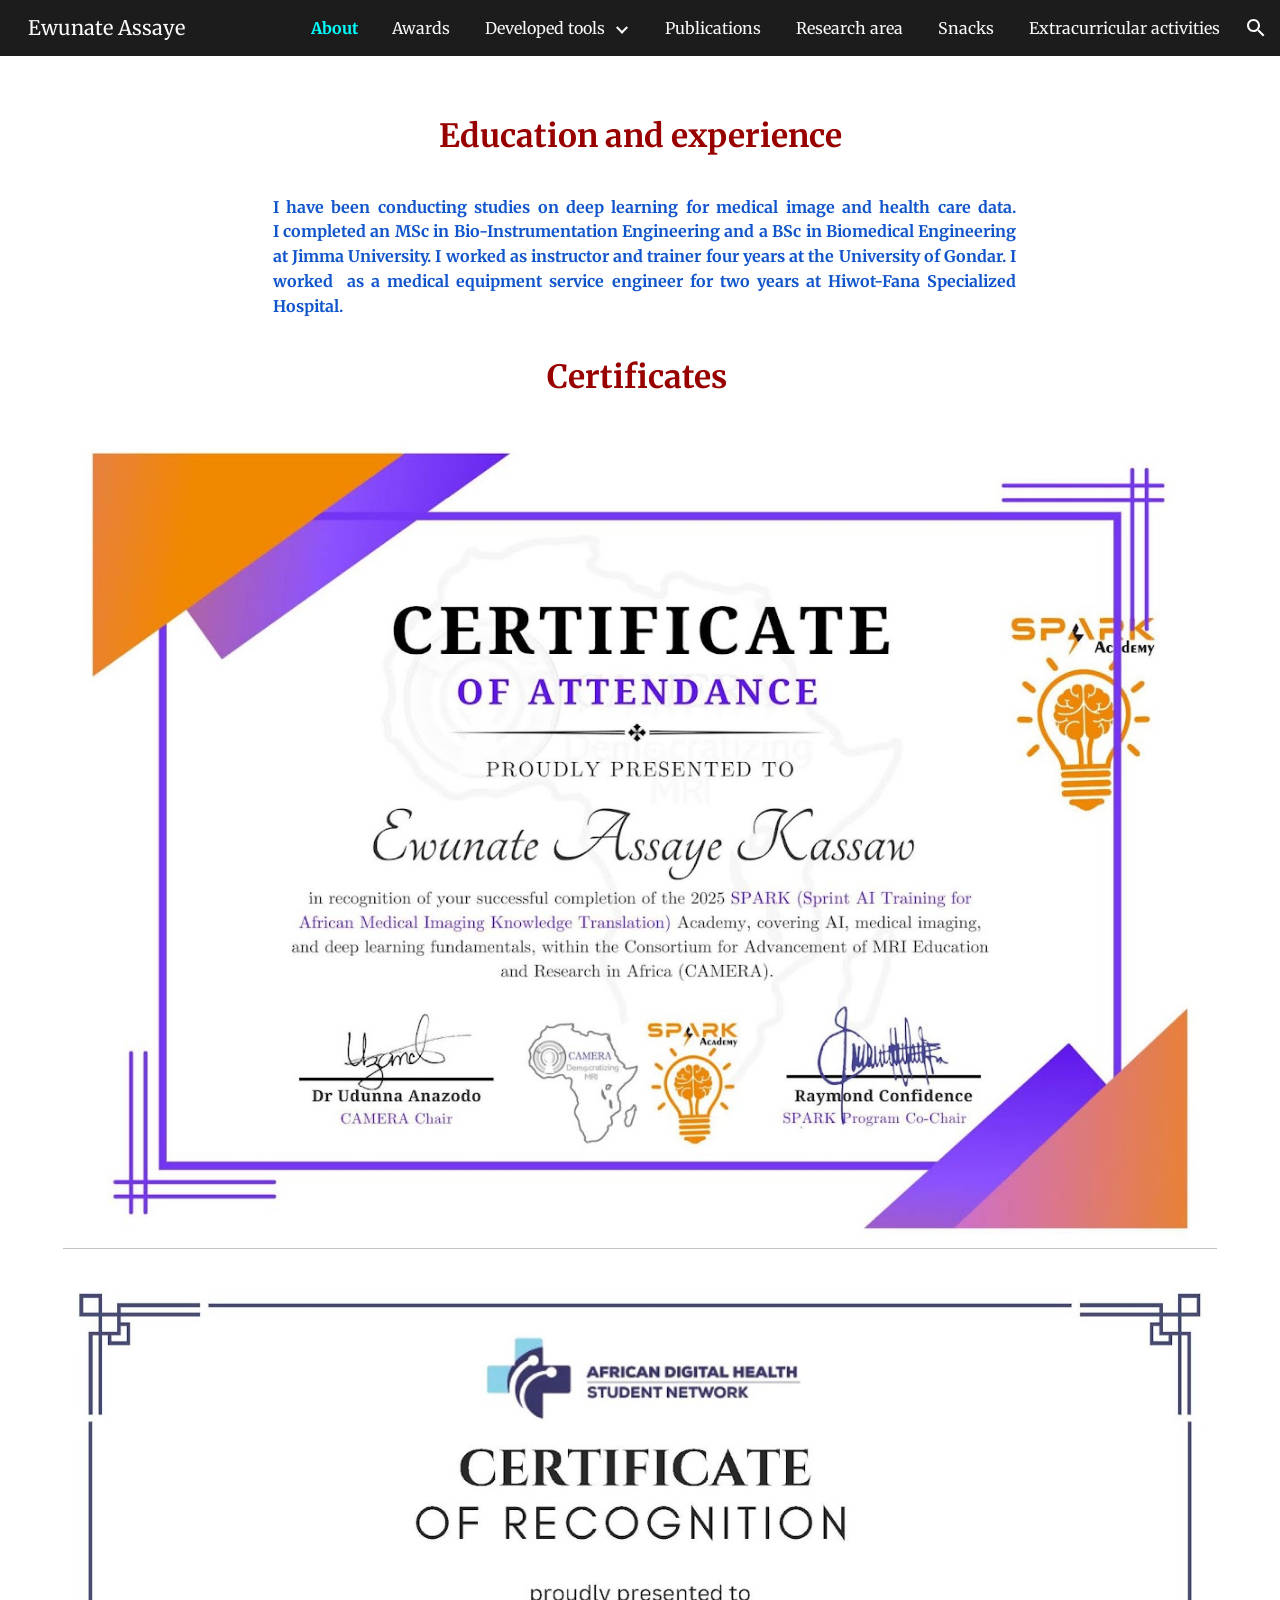
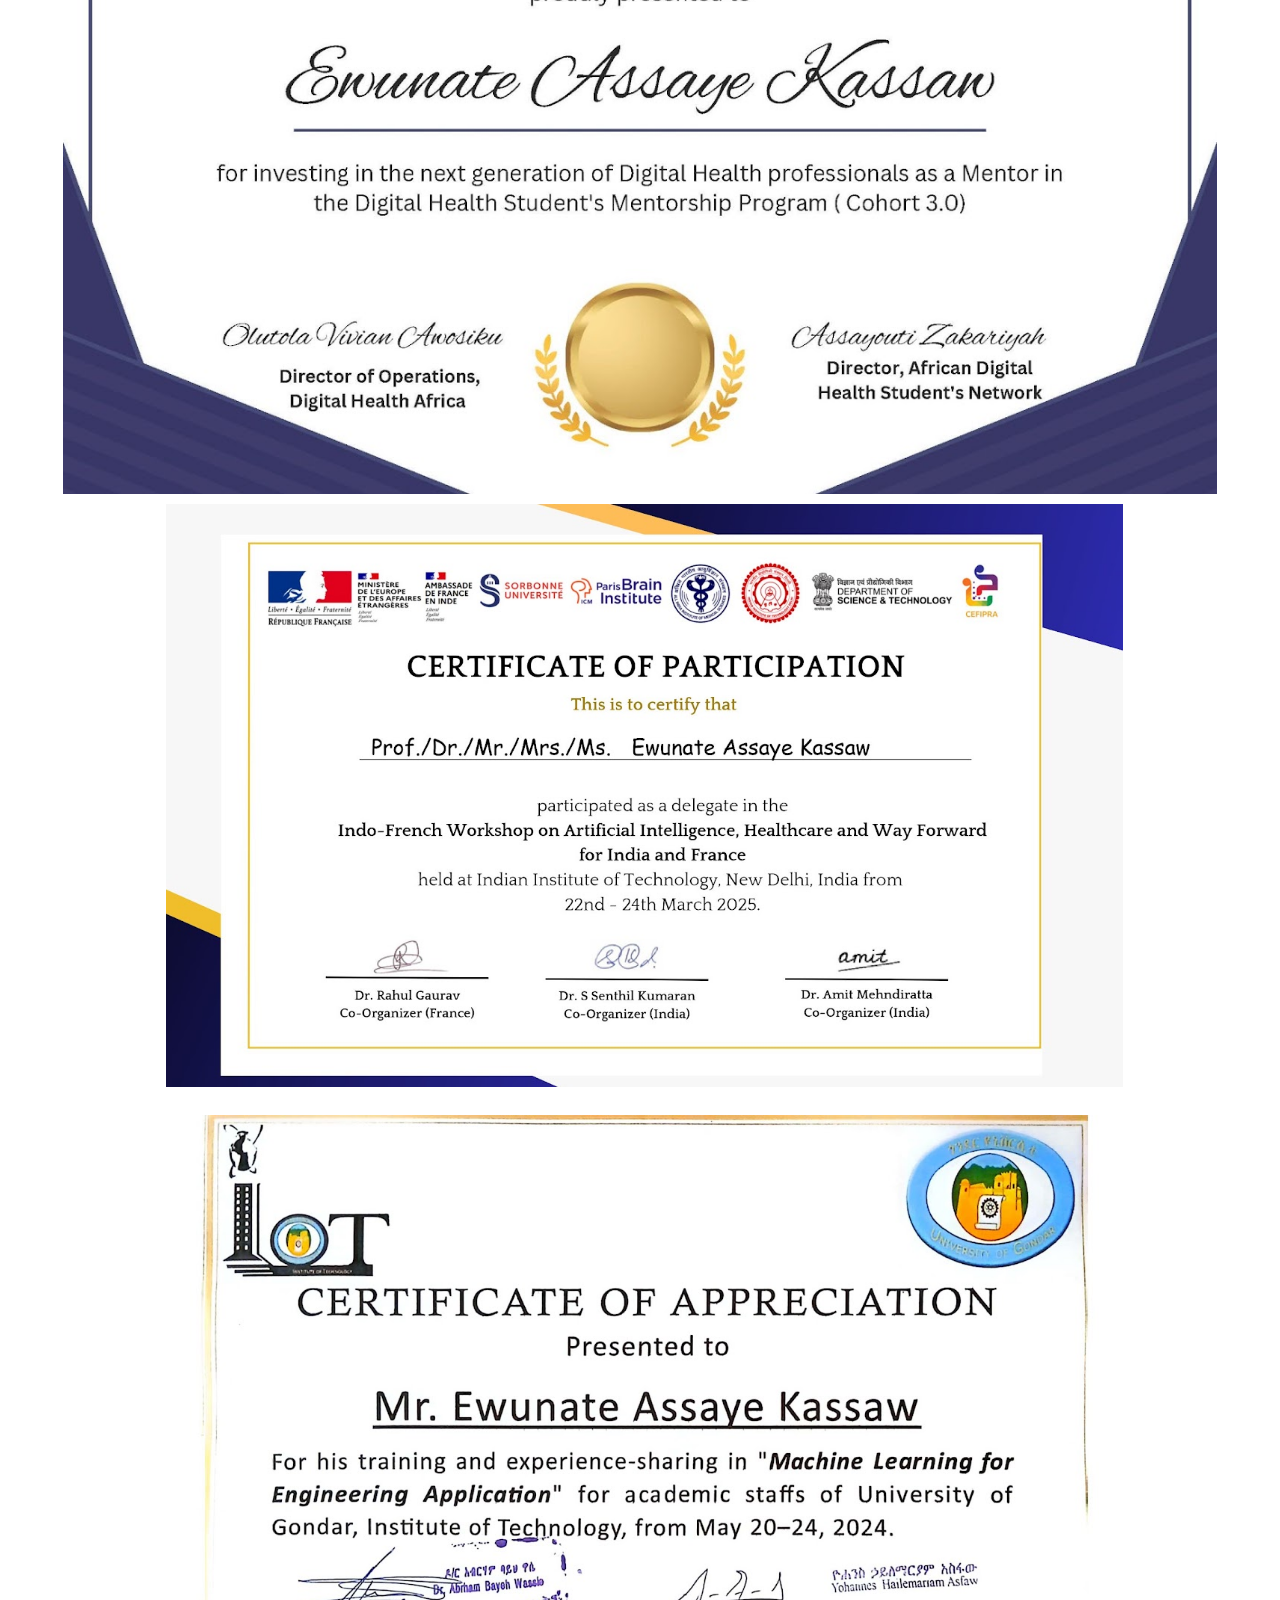
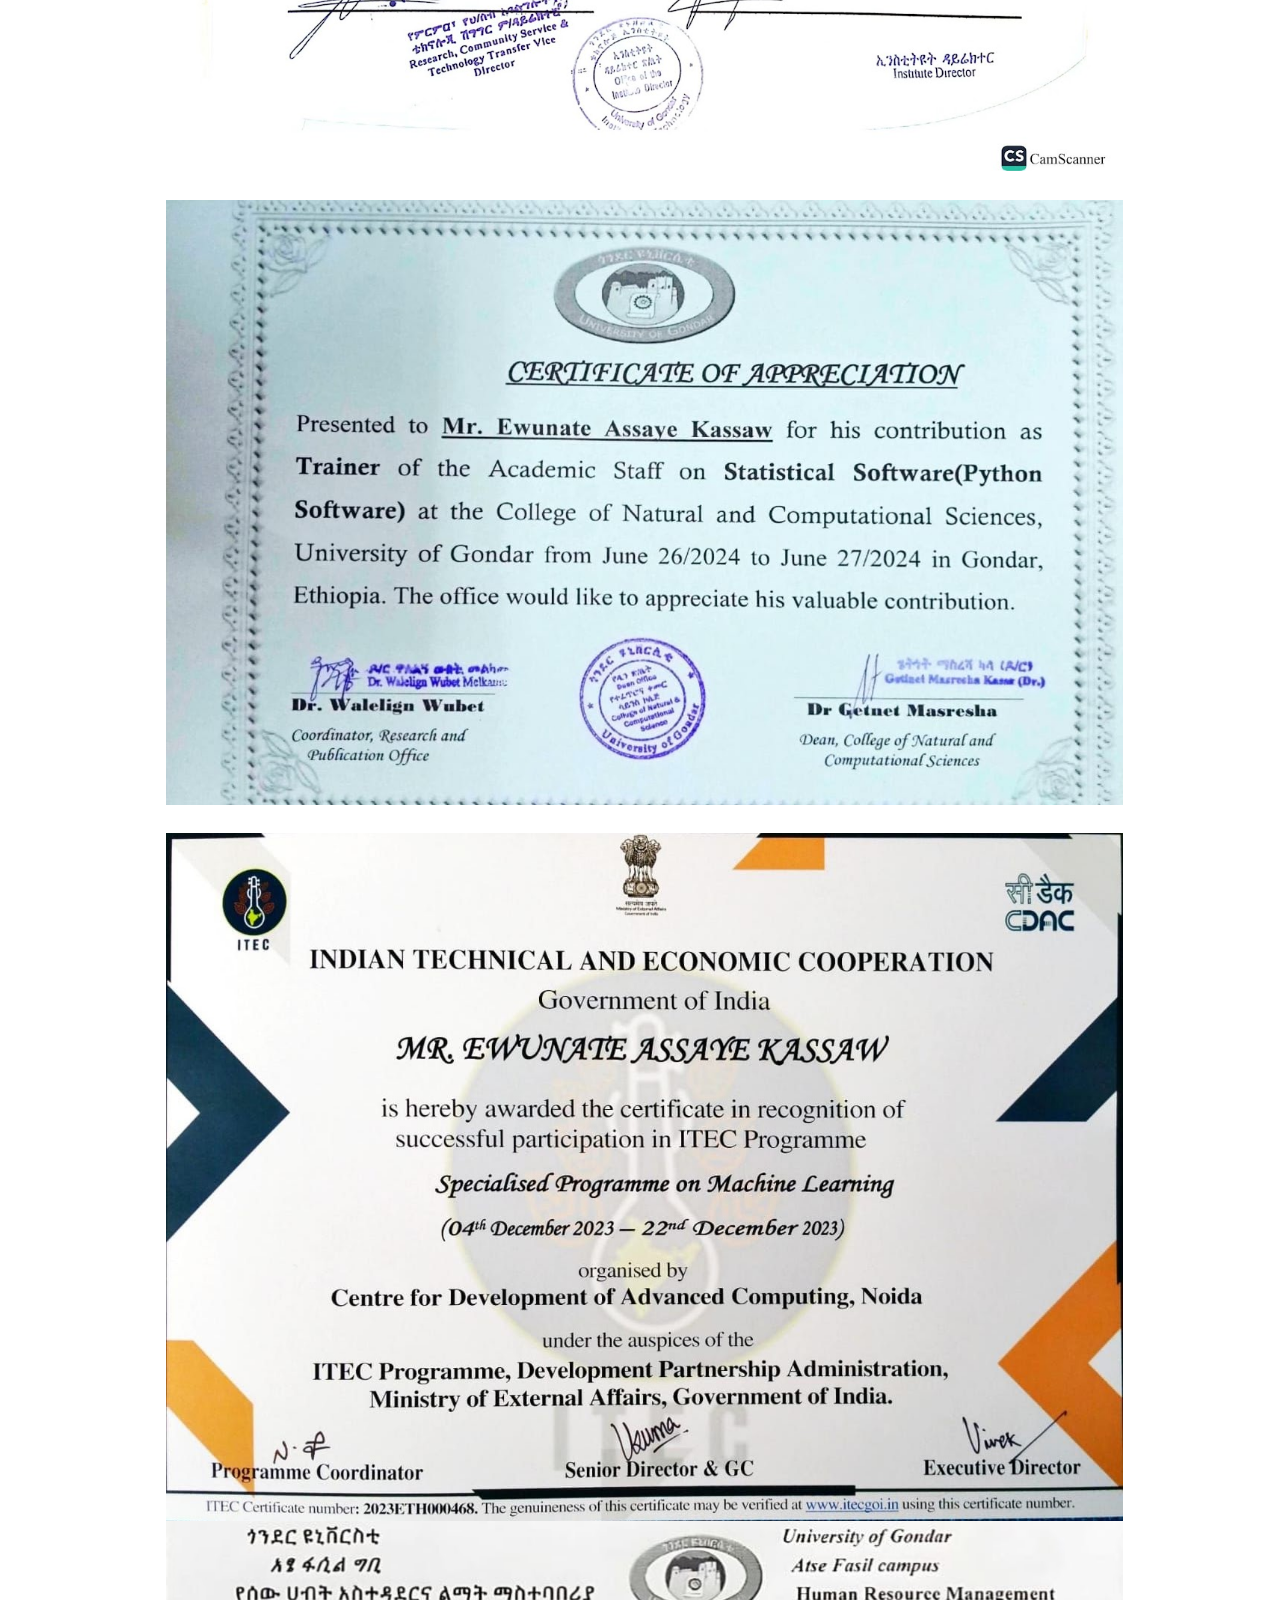
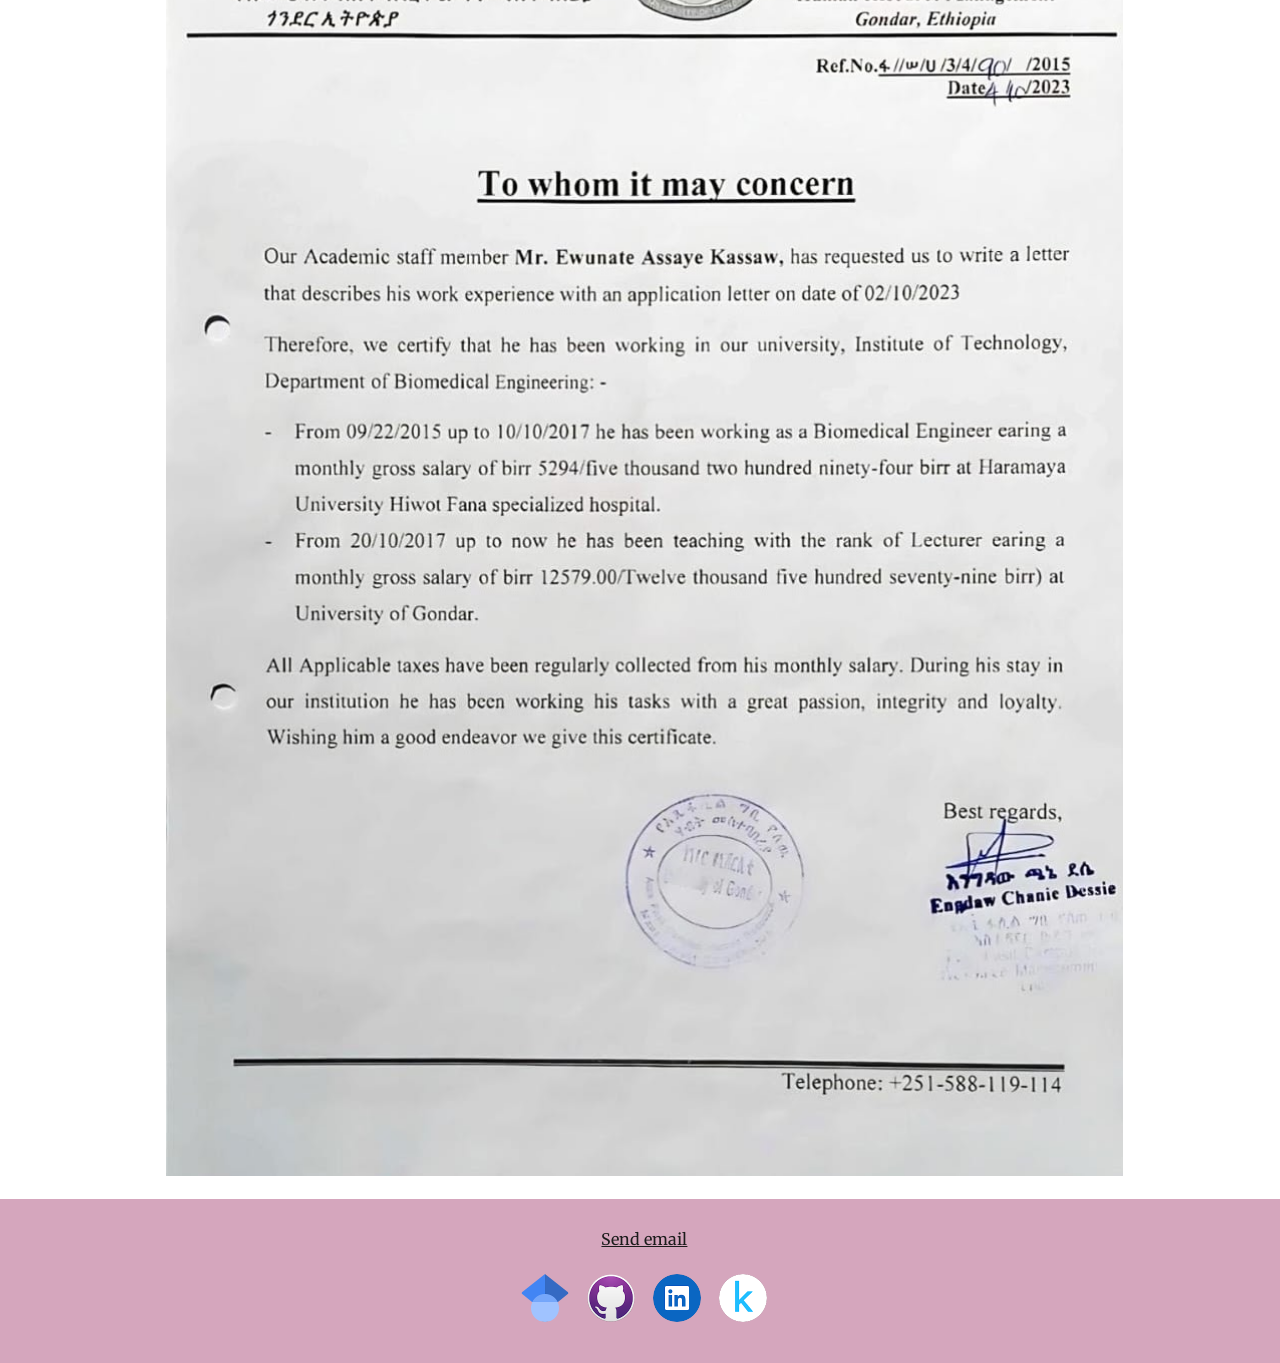
<file: about.html>
<!DOCTYPE html>
<html lang="en-US" itemscope itemtype="http://schema.org/WebPage">
  <head>
    <meta charset="utf-8">
    <meta name="google-site-verification" content="DNzeOyIBN3tMV3NE3XVi2rGsx4pCA0A5hlCcYGI1oqs" />
    <meta name="viewport" content="width=device-width, initial-scale=1">
    <meta http-equiv="X-UA-Compatible" content="IE=edge">
    <meta name="referrer" content="origin">
    <link rel="canonical" href="https://ewunateassaye.github.io/about.html">
    <meta name="author" content="Ewunate Assaye">
    <meta name="description" content="Ewunate Assaye - Education and experience">
    <link rel="icon" type="image/png" href="assets/images/favicon.png?v=2">
    <meta property="og:title" content="Ewunate Assaye">
    <meta property="og:type" content="website">
    <meta property="og:url" content="https://ewunateassaye.github.io/about.html">
    <meta property="og:description" content="Education and experience
    ">
    <meta itemprop="name" content="Ewunate Assaye">
    <meta itemprop="description" content="Education and experience
    ">
    <meta itemprop="url" content="https://ewunateassaye.github.io/about.html">
    <meta itemprop="thumbnailUrl" content="assets/images/about_01.jpg">
    <meta itemprop="image" content="assets/images/about_01.jpg">
    <meta itemprop="imageUrl" content="assets/images/about_01.jpg">
    <meta property="og:image" content="assets/images/about_01.jpg">
    <link href="https://fonts.googleapis.com/css?family=Google+Sans:400,500|Roboto:300,400,500,700|Source+Code+Pro:400,700&amp;display=swap" rel="stylesheet" nonce="Ml20PSsVQEsEp2u7OCqezA">
    <link href="https://fonts.googleapis.com/css?family=Merriweather%3Ai%2Cbi%2C700%2C400&amp;display=swap" rel="stylesheet" nonce="Ml20PSsVQEsEp2u7OCqezA">
    <style nonce="Ml20PSsVQEsEp2u7OCqezA">@media only screen and (max-width: 479px){.puwcIf{font-size: 20.0pt;}}@media only screen and (min-width: 480px) and (max-width: 767px){.puwcIf{font-size: 22.0pt;}}@media only screen and (min-width: 768px) and (max-width: 1279px){.puwcIf{font-size: 24.0pt;}}@media only screen and (min-width: 1280px){.puwcIf{font-size: 24.0pt;}}</style>
    <link rel="stylesheet" href="assets/sites-ewunate.css" data-id="_cl" nonce="Ml20PSsVQEsEp2u7OCqezA">

    <title>Ewunate Assaye</title>
    <style jsname="ptDGoc" nonce="Ml20PSsVQEsEp2u7OCqezA">.htnAL{height: 27.0pt; font-size: 12.0pt; font-family: Merriweather; font-weight: 400; font-style: normal;}.QmpIrf{background-color: rgba(255,255,255,1); color: rgba(28,28,28,1); border-color: rgba(28,28,28,1);}.xkUom{background-color: rgba(0,0,0,0); color: rgba(28,28,28,1); border-color: rgba(28,28,28,1);}.KjwKmc{background-color: rgba(0,0,0,0); color: rgba(28,28,28,1); border-color: rgba(0,0,0,0);}.qeLZfd .QmpIrf{background-color: rgba(0,255,255,1); color: rgba(28,28,28,1); border-color: rgba(0,255,255,1);}.qeLZfd .xkUom{background-color: rgba(0,0,0,0); color: rgba(28,28,28,1); border-color: rgba(28,28,28,1);}.qeLZfd .KjwKmc{background-color: rgba(0,0,0,0); color: rgba(28,28,28,1); border-color: rgba(0,0,0,0);}.lQAHbd .QmpIrf{background-color: rgba(0,255,255,1); color: rgba(28,28,28,1); border-color: rgba(0,255,255,1);}.lQAHbd .xkUom{background-color: rgba(0,0,0,0); color: rgba(28,28,28,1); border-color: rgba(28,28,28,1);}.lQAHbd .KjwKmc{background-color: rgba(0,0,0,0); color: rgba(28,28,28,1); border-color: rgba(0,0,0,0);}.tpmmCb .QmpIrf{background-color: rgba(255,255,255,1); color: rgba(28,28,28,1); border-color: rgba(28,28,28,1);}.tpmmCb .xkUom{background-color: rgba(0,0,0,0); color: rgba(28,28,28,1); border-color: rgba(28,28,28,1);}.tpmmCb .KjwKmc{background-color: rgba(0,0,0,0); color: rgba(28,28,28,1); border-color: rgba(0,0,0,0);}.nyKByd .QmpIrf{background-color: rgba(0,255,255,1); color: rgba(28,28,28,1); border-color: rgba(0,255,255,1);}.nyKByd .xkUom{background-color: rgba(0,0,0,0); color: rgba(0,255,255,1); border-color: rgba(0,255,255,1);}.nyKByd .KjwKmc{background-color: rgba(0,0,0,0); color: rgba(0,255,255,1); border-color: rgba(0,0,0,0);}.iwQgFb{background-color: rgba(0,0,0,0.150000006); height: 2.0px; margin-top: 8.5px;}.qeLZfd .iwQgFb{background-color: rgba(0,0,0,0.150000006); height: 2.0px; margin-top: 8.5px;}.lQAHbd .iwQgFb{background-color: rgba(0,0,0,0.150000006); height: 2.0px; margin-top: 8.5px;}.CbiMKe{background-color: rgba(28,28,28,1);}.qeLZfd .CbiMKe{background-color: rgba(0,255,255,1);}.lQAHbd .CbiMKe{background-color: rgba(0,255,255,1);}.tpmmCb .CbiMKe{background-color: rgba(0,255,255,1);}.nyKByd .CbiMKe{background-color: rgba(0,255,255,1);}.PsKE7e{font-family: Merriweather;}.TlfmSc{font-family: Merriweather;}.Zjiec{font-family: Merriweather;}@media only screen and (max-width: 479px){.TlfmSc{font-size: 13.0pt;}}@media only screen and (min-width: 480px) and (max-width: 767px){.TlfmSc{font-size: 14.0pt;}}@media only screen and (min-width: 768px) and (max-width: 1279px){.TlfmSc{font-size: 15.0pt;}}@media only screen and (min-width: 1280px){.TlfmSc{font-size: 15.0pt;}}@media only screen and (max-width: 479px){.Zjiec{font-size: 16.0pt;}}@media only screen and (min-width: 480px) and (max-width: 767px){.Zjiec{font-size: 18.0pt;}}@media only screen and (min-width: 768px) and (max-width: 1279px){.Zjiec{font-size: 20.0pt;}}@media only screen and (min-width: 1280px){.Zjiec{font-size: 20.0pt;}}@media only screen and (max-width: 479px){.PsKE7e{font-size: 12.0pt;}}@media only screen and (min-width: 480px) and (max-width: 767px){.PsKE7e{font-size: 12.0pt;}}@media only screen and (min-width: 768px) and (max-width: 1279px){.PsKE7e{font-size: 12.0pt;}}@media only screen and (min-width: 1280px){.PsKE7e{font-size: 12.0pt;}}.hDrhEe{padding-top: 8.0px; padding-bottom: 8.0px;}.Zjiec{margin: 48px 32px 62px 48px;}.XMyrgf{margin: 48px 32px 0 48px;}.JzO0Vc{background-color: rgba(28,28,28,1);}.zDUgLc{background-color: rgba(28,28,28,1);}.eWDljc{background-color: rgba(28,28,28,1);}.wgxiMe{background-color: rgba(28,28,28,1);}.YSH9J{color: rgba(249,249,249,1);}.iWs3gf.chg4Jd:focus{background-color: rgba(249,249,249,0.1199999973);}.oNsfjf{color: rgba(249,249,249,1);}.YSH9J:not(.tCHXDc):not(.TlfmSc):not(.M9vuGd):hover{color: rgba(249,249,249,0.8199999928);}.oNsfjf:not(.tCHXDc):not(.Zjiec):not(.lhZOrc):hover{color: rgba(249,249,249,0.8199999928);}.GBy4H .YSH9J{color: rgba(249,249,249,1);}.GBy4H .iWs3gf.chg4Jd:focus{background-color: rgba(249,249,249,0.1199999973);}.GBy4H .PsKE7e.YSH9J:not(.M9vuGd):hover{color: rgba(249,249,249,0.8199999928);}.LBrwzc .YSH9J{color: rgba(28,28,28,1);}.LBrwzc .iWs3gf.chg4Jd:focus{background-color: rgba(28,28,28,0.1199999973);}.LBrwzc .PsKE7e.YSH9J:not(.M9vuGd):hover{color: rgba(28,28,28,0.8199999928);}.GBy4H .oNsfjf{color: rgba(249,249,249,1);}.GBy4H .PsKE7e.oNsfjf:not(.lhZOrc):hover{color: rgba(249,249,249,0.8199999928);}.LBrwzc .oNsfjf{color: rgba(28,28,28,1);}.LBrwzc .PsKE7e.oNsfjf:not(.lhZOrc):hover{color: rgba(28,28,28,0.8199999928);}.M9vuGd .aJHbb{color: rgba(0,255,255,1); font-weight: bold;}.GBy4H .M9vuGd .aJHbb{color: rgba(0,255,255,1); font-weight: bold;}.LBrwzc .M9vuGd .aJHbb{color: rgba(28,28,28,1); font-weight: bold;}.lhZOrc{background-color: rgba(0,255,255,1); color: rgba(28,28,28,1);}.lhZOrc{background-color: rgba(0,255,255,1); color: rgba(28,28,28,1);}.lhZOrc{background-color: rgba(0,234,234,1); color: rgba(28,28,28,1);}.LB7kq{padding-bottom: 56px; padding-top: 112px;}.qnVSj{color: rgba(28,28,28,1);}.zfr3Q{color: rgba(28,28,28,1);}.qeLZfd .qnVSj{color: rgba(28,28,28,1);}.qeLZfd .zfr3Q{color: rgba(28,28,28,1);}.lQAHbd .qnVSj{color: rgba(28,28,28,1);}.lQAHbd .zfr3Q{color: rgba(28,28,28,1);}.tpmmCb .qnVSj{color: rgba(28,28,28,1);}.tpmmCb .zfr3Q{color: rgba(28,28,28,1);}.nyKByd .qnVSj{color: rgba(249,249,249,1);}.nyKByd .zfr3Q{color: rgba(249,249,249,1);}.qLrapd{color: rgba(28,28,28,1);}.duRjpb{color: rgba(28,28,28,1);}.duRjpb .OUGEr{color: rgba(28,28,28,1);}.qeLZfd .qLrapd{color: rgba(152,0,0,1);}.qeLZfd .duRjpb{color: rgba(152,0,0,1);}.qeLZfd .duRjpb .OUGEr{color: rgba(152,0,0,1);}.lQAHbd .qLrapd{color: rgba(28,28,28,1);}.lQAHbd .duRjpb{color: rgba(28,28,28,1);}.lQAHbd .duRjpb .OUGEr{color: rgba(28,28,28,1);}.tpmmCb .qLrapd{color: rgba(28,28,28,1);}.tpmmCb .duRjpb{color: rgba(28,28,28,1);}.tpmmCb .duRjpb .OUGEr{color: rgba(28,28,28,1);}.nyKByd .qLrapd{color: rgba(249,249,249,1);}.nyKByd .duRjpb{color: rgba(249,249,249,1);}.nyKByd .duRjpb .OUGEr{color: rgba(249,249,249,1);}.aHM7ed{color: rgba(28,28,28,1);}.JYVBee{color: rgba(28,28,28,1);}.JYVBee .OUGEr{color: rgba(28,28,28,1);}.qeLZfd .aHM7ed{color: rgba(152,0,0,1);}.qeLZfd .JYVBee{color: rgba(152,0,0,1);}.qeLZfd .JYVBee .OUGEr{color: rgba(152,0,0,1);}.lQAHbd .aHM7ed{color: rgba(28,28,28,1);}.lQAHbd .JYVBee{color: rgba(28,28,28,1);}.lQAHbd .JYVBee .OUGEr{color: rgba(28,28,28,1);}.tpmmCb .aHM7ed{color: rgba(28,28,28,1);}.tpmmCb .JYVBee{color: rgba(28,28,28,1);}.tpmmCb .JYVBee .OUGEr{color: rgba(28,28,28,1);}.nyKByd .aHM7ed{color: rgba(249,249,249,1);}.nyKByd .JYVBee{color: rgba(249,249,249,1);}.nyKByd .JYVBee .OUGEr{color: rgba(249,249,249,1);}.NHD4Gf{color: rgba(28,28,28,1);}.OmQG5e{color: rgba(28,28,28,1);}.OmQG5e .OUGEr{color: rgba(28,28,28,1);}.qeLZfd .NHD4Gf{color: rgba(152,0,0,1);}.qeLZfd .OmQG5e{color: rgba(152,0,0,1);}.qeLZfd .OmQG5e .OUGEr{color: rgba(152,0,0,1);}.lQAHbd .NHD4Gf{color: rgba(28,28,28,1);}.lQAHbd .OmQG5e{color: rgba(28,28,28,1);}.lQAHbd .OmQG5e .OUGEr{color: rgba(28,28,28,1);}.tpmmCb .NHD4Gf{color: rgba(28,28,28,1);}.tpmmCb .OmQG5e{color: rgba(28,28,28,1);}.tpmmCb .OmQG5e .OUGEr{color: rgba(28,28,28,1);}.nyKByd .NHD4Gf{color: rgba(249,249,249,1);}.nyKByd .OmQG5e{color: rgba(249,249,249,1);}.nyKByd .OmQG5e .OUGEr{color: rgba(249,249,249,1);}.Glwbz{color: rgba(28,28,28,1);}.TMjjoe{color: rgba(28,28,28,1);}.qeLZfd .Glwbz{color: rgba(28,28,28,1);}.qeLZfd .TMjjoe{color: rgba(28,28,28,1);}.lQAHbd .Glwbz{color: rgba(28,28,28,1);}.lQAHbd .TMjjoe{color: rgba(28,28,28,1);}.tpmmCb .Glwbz{color: rgba(28,28,28,1);}.tpmmCb .TMjjoe{color: rgba(28,28,28,1);}.nyKByd .Glwbz{color: rgba(249,249,249,1);}.nyKByd .TMjjoe{color: rgba(249,249,249,1);}.aw5Odc{color: rgba(28,28,28,1);}a.chg4Jd:focus{box-shadow: 0 0 0 2px rgba(255, 255, 255, 0.8), 0 0 0 4px rgba(28, 28, 28, 1);}.htnAL:focus-within{box-shadow: 0 0 0 2px rgba(255, 255, 255, 0.8), 0 0 0 4px rgba(28, 28, 28, 1);}.qeLZfd .aw5Odc{color: rgba(28,28,28,1);}.qeLZfd a.chg4Jd:focus{box-shadow: 0 0 0 2px rgba(255, 255, 255, 0.8), 0 0 0 4px rgba(28, 28, 28, 1);}.qeLZfd .htnAL:focus-within{box-shadow: 0 0 0 2px rgba(255, 255, 255, 0.8), 0 0 0 4px rgba(28, 28, 28, 1);}.lQAHbd .aw5Odc{color: rgba(28,28,28,1);}.lQAHbd a.chg4Jd:focus{box-shadow: 0 0 0 2px rgba(255, 255, 255, 0.8), 0 0 0 4px rgba(28, 28, 28, 1);}.lQAHbd .htnAL:focus-within{box-shadow: 0 0 0 2px rgba(255, 255, 255, 0.8), 0 0 0 4px rgba(28, 28, 28, 1);}.tpmmCb .aw5Odc{color: rgba(28,28,28,1);}.tpmmCb a.chg4Jd:focus{box-shadow: 0 0 0 2px rgba(255, 255, 255, 0.8), 0 0 0 4px rgba(28, 28, 28, 1);}.tpmmCb .htnAL:focus-within{box-shadow: 0 0 0 2px rgba(255, 255, 255, 0.8), 0 0 0 4px rgba(28, 28, 28, 1);}.nyKByd .aw5Odc{color: rgba(249,249,249,1);}.nyKByd a.chg4Jd:focus{box-shadow: 0 0 0 2px rgba(255, 255, 255, 0.8), 0 0 0 4px rgba(249, 249, 249, 1);}.nyKByd .htnAL:focus-within{box-shadow: 0 0 0 2px rgba(255, 255, 255, 0.8), 0 0 0 4px rgba(249, 249, 249, 1);}.ImnMyf{color: rgba(28,28,28,1);}.Vs12Bd{color: rgba(28,28,28,1);}.S5d9Rd{color: rgba(28,28,28,1);}.yaqOZd:before{display: block; background-color: rgba(255,255,255,1);}.yaqOZd.qeLZfd:before{display: block; background-color: rgba(74,134,232,1);}.yaqOZd.lQAHbd:before{display: block; background-color: rgba(213,166,189,1);}.O13XJf{height: 340px;}.nyKByd .Wew9ke{fill: rgba(255,255,255,1);}.tpmmCb .Wew9ke{fill: rgba(0,0,0,0.5400000215);}@media only screen and (max-width: 479px){.O13XJf{height: 250px;}}.SBrW1{height: 430px;}.M63kCb{background-color: rgba(255,255,255,1);}.xgQ6eb{background-color: rgba(255,255,255,1);}.mtsG9b{background-color: rgba(0,0,0,0.0299999993); outline-color: rgba(0,0,0,0.1000000015);}.qeLZfd .mtsG9b{background-color: rgba(0,0,0,0.0299999993); outline-color: rgba(0,0,0,0.1000000015);}.lQAHbd .mtsG9b{background-color: rgba(0,0,0,0.0299999993); outline-color: rgba(0,0,0,0.1000000015);}.Mt0nFe{border-color: rgba(0,0,0,0.1000000015);}.qeLZfd .Mt0nFe{border-color: rgba(0,0,0,0.1000000015);}.lQAHbd .Mt0nFe{border-color: rgba(0,0,0,0.1000000015);}.ImnMyf{background-color: rgba(255,255,255,1);}.Vs12Bd{background-color: rgba(74,134,232,1);}.S5d9Rd{background-color: rgba(213,166,189,1);}.Wwnuce:not(.zX62Be){color: rgba(0,0,0,0.5400000215); fill: rgba(0,0,0,0.5400000215);}.qeLZfd .Wwnuce:not(.zX62Be){color: rgba(0,0,0,0.5400000215); fill: rgba(0,0,0,0.5400000215);}.lQAHbd .Wwnuce:not(.zX62Be){color: rgba(0,0,0,0.5400000215); fill: rgba(0,0,0,0.5400000215);}.tpmmCb .Wwnuce:not(.zX62Be){color: rgba(0,0,0,0.5400000215); fill: rgba(0,0,0,0.5400000215);}.nyKByd .Wwnuce:not(.zX62Be){color: rgba(255,255,255,0.3199999928); fill: rgba(255,255,255,0.3199999928);}.yaqOZd.O13XJf:before{background-color: rgba(0,255,255,1);}.CMArNe{background-color: rgba(0,255,255,1);}@media only screen and (min-width: 768px){.yaqOZd:not(.LB7kq):not(.WxWicb){padding-top: 1.5rem; padding-bottom: 1.5rem;}}.j5pSsc{padding-left: 5px; padding-right: 5px;}.ZcASvf-AhqUyc-R6PoUb.SQVYQc .QjXeod{padding-top: 30.0%;}.ZcASvf-AhqUyc-R6PoUb.SQVYQc .KpytNd{width: 15.0%;}@media only screen{.ZcASvf-AhqUyc-R6PoUb.SQVYQc .LkDMRd{padding-left: 15.0%; padding-right: 15.0%;}}@media only screen{.ZcASvf-AhqUyc-R6PoUb.pdLmec .thH0zb{padding-left: 15.0%; padding-right: 15.0%;}}@media only screen{.ZcASvf-AhqUyc-R6PoUb .JFjBQd{left: -17.647058823529413%; right: -17.647058823529413%;}}@media only screen{.ZcASvf-AhqUyc-R6PoUb .JFjBQd .RQS9hb{left: 30.0%; width: 40.0%;}}.Ktthjf-AhqUyc-R6PoUb.SQVYQc .QjXeod{padding-top: 30.0%;}.Ktthjf-AhqUyc-R6PoUb.SQVYQc .KpytNd{width: 15.0%;}@media only screen and (min-width: 480px){.Ktthjf-AhqUyc-R6PoUb.SQVYQc .LkDMRd{padding-left: 15.0%; padding-right: 15.0%;}}@media only screen and (min-width: 480px){.Ktthjf-AhqUyc-R6PoUb.pdLmec .thH0zb{padding-left: 15.0%; padding-right: 15.0%;}}@media only screen and (min-width: 480px){.Ktthjf-AhqUyc-R6PoUb .JFjBQd{left: -17.647058823529413%; right: -17.647058823529413%;}}@media only screen and (min-width: 480px){.Ktthjf-AhqUyc-R6PoUb .JFjBQd .RQS9hb{left: 30.0%; width: 40.0%;}}.Ft7HRd-AhqUyc-R6PoUb.SQVYQc .QjXeod{padding-top: 30.0%;}.Ft7HRd-AhqUyc-R6PoUb.SQVYQc .KpytNd{width: 15.0%;}@media only screen and (min-width: 768px){.Ft7HRd-AhqUyc-R6PoUb.SQVYQc .LkDMRd{padding-left: 15.0%; padding-right: 15.0%;}}@media only screen and (min-width: 768px){.Ft7HRd-AhqUyc-R6PoUb.pdLmec .thH0zb{padding-left: 15.0%; padding-right: 15.0%;}}@media only screen and (min-width: 768px){.Ft7HRd-AhqUyc-R6PoUb .JFjBQd{left: -17.647058823529413%; right: -17.647058823529413%;}}@media only screen and (min-width: 768px){.Ft7HRd-AhqUyc-R6PoUb .JFjBQd .RQS9hb{left: 30.0%; width: 40.0%;}}.ZcASvf-AhqUyc-ibL1re.SQVYQc .QjXeod{padding-top: 15.0%;}.ZcASvf-AhqUyc-ibL1re.SQVYQc .KpytNd{width: 7.5%;}@media only screen{.ZcASvf-AhqUyc-ibL1re.SQVYQc .LkDMRd{padding-left: 7.5%; padding-right: 7.5%;}}@media only screen{.ZcASvf-AhqUyc-ibL1re.pdLmec .thH0zb{padding-left: 7.5%; padding-right: 7.5%;}}@media only screen{.ZcASvf-AhqUyc-ibL1re .JFjBQd{left: -8.108108108108107%; right: -8.108108108108107%;}}@media only screen{.ZcASvf-AhqUyc-ibL1re .JFjBQd .RQS9hb{left: 15.0%; width: 70.0%;}}.Ktthjf-AhqUyc-ibL1re.SQVYQc .QjXeod{padding-top: 15.0%;}.Ktthjf-AhqUyc-ibL1re.SQVYQc .KpytNd{width: 7.5%;}@media only screen and (min-width: 480px){.Ktthjf-AhqUyc-ibL1re.SQVYQc .LkDMRd{padding-left: 7.5%; padding-right: 7.5%;}}@media only screen and (min-width: 480px){.Ktthjf-AhqUyc-ibL1re.pdLmec .thH0zb{padding-left: 7.5%; padding-right: 7.5%;}}@media only screen and (min-width: 480px){.Ktthjf-AhqUyc-ibL1re .JFjBQd{left: -8.108108108108107%; right: -8.108108108108107%;}}@media only screen and (min-width: 480px){.Ktthjf-AhqUyc-ibL1re .JFjBQd .RQS9hb{left: 15.0%; width: 70.0%;}}.Ft7HRd-AhqUyc-ibL1re.SQVYQc .QjXeod{padding-top: 15.0%;}.Ft7HRd-AhqUyc-ibL1re.SQVYQc .KpytNd{width: 7.5%;}@media only screen and (min-width: 768px){.Ft7HRd-AhqUyc-ibL1re.SQVYQc .LkDMRd{padding-left: 7.5%; padding-right: 7.5%;}}@media only screen and (min-width: 768px){.Ft7HRd-AhqUyc-ibL1re.pdLmec .thH0zb{padding-left: 7.5%; padding-right: 7.5%;}}@media only screen and (min-width: 768px){.Ft7HRd-AhqUyc-ibL1re .JFjBQd{left: -8.108108108108107%; right: -8.108108108108107%;}}@media only screen and (min-width: 768px){.Ft7HRd-AhqUyc-ibL1re .JFjBQd .RQS9hb{left: 15.0%; width: 70.0%;}}.ZcASvf-AhqUyc-c5RTEf.SQVYQc .QjXeod{padding-top: 10.0%;}.ZcASvf-AhqUyc-c5RTEf.SQVYQc .KpytNd{width: 5.0%;}@media only screen{.ZcASvf-AhqUyc-c5RTEf.SQVYQc .LkDMRd{padding-left: 5.0%; padding-right: 5.0%;}}@media only screen{.ZcASvf-AhqUyc-c5RTEf.pdLmec .thH0zb{padding-left: 5.0%; padding-right: 5.0%;}}@media only screen{.ZcASvf-AhqUyc-c5RTEf .JFjBQd{left: -5.263157894736842%; right: -5.263157894736842%;}}@media only screen{.ZcASvf-AhqUyc-c5RTEf .JFjBQd .RQS9hb{left: 10.0%; width: 80.0%;}}.Ktthjf-AhqUyc-c5RTEf.SQVYQc .QjXeod{padding-top: 10.0%;}.Ktthjf-AhqUyc-c5RTEf.SQVYQc .KpytNd{width: 5.0%;}@media only screen and (min-width: 480px){.Ktthjf-AhqUyc-c5RTEf.SQVYQc .LkDMRd{padding-left: 5.0%; padding-right: 5.0%;}}@media only screen and (min-width: 480px){.Ktthjf-AhqUyc-c5RTEf.pdLmec .thH0zb{padding-left: 5.0%; padding-right: 5.0%;}}@media only screen and (min-width: 480px){.Ktthjf-AhqUyc-c5RTEf .JFjBQd{left: -5.263157894736842%; right: -5.263157894736842%;}}@media only screen and (min-width: 480px){.Ktthjf-AhqUyc-c5RTEf .JFjBQd .RQS9hb{left: 10.0%; width: 80.0%;}}.Ft7HRd-AhqUyc-c5RTEf.SQVYQc .QjXeod{padding-top: 10.0%;}.Ft7HRd-AhqUyc-c5RTEf.SQVYQc .KpytNd{width: 5.0%;}@media only screen and (min-width: 768px){.Ft7HRd-AhqUyc-c5RTEf.SQVYQc .LkDMRd{padding-left: 5.0%; padding-right: 5.0%;}}@media only screen and (min-width: 768px){.Ft7HRd-AhqUyc-c5RTEf.pdLmec .thH0zb{padding-left: 5.0%; padding-right: 5.0%;}}@media only screen and (min-width: 768px){.Ft7HRd-AhqUyc-c5RTEf .JFjBQd{left: -5.263157894736842%; right: -5.263157894736842%;}}@media only screen and (min-width: 768px){.Ft7HRd-AhqUyc-c5RTEf .JFjBQd .RQS9hb{left: 10.0%; width: 80.0%;}}.ZcASvf-AhqUyc-II5mzb.SQVYQc .QjXeod{padding-top: 7.5%;}.ZcASvf-AhqUyc-II5mzb.SQVYQc .KpytNd{width: 3.75%;}@media only screen{.ZcASvf-AhqUyc-II5mzb.SQVYQc .LkDMRd{padding-left: 3.75%; padding-right: 3.75%;}}@media only screen{.ZcASvf-AhqUyc-II5mzb.pdLmec .thH0zb{padding-left: 3.75%; padding-right: 3.75%;}}@media only screen{.ZcASvf-AhqUyc-II5mzb .JFjBQd{left: -3.896103896103896%; right: -3.896103896103896%;}}@media only screen{.ZcASvf-AhqUyc-II5mzb .JFjBQd .RQS9hb{left: 7.5%; width: 85.0%;}}.Ktthjf-AhqUyc-II5mzb.SQVYQc .QjXeod{padding-top: 7.5%;}.Ktthjf-AhqUyc-II5mzb.SQVYQc .KpytNd{width: 3.75%;}@media only screen and (min-width: 480px){.Ktthjf-AhqUyc-II5mzb.SQVYQc .LkDMRd{padding-left: 3.75%; padding-right: 3.75%;}}@media only screen and (min-width: 480px){.Ktthjf-AhqUyc-II5mzb.pdLmec .thH0zb{padding-left: 3.75%; padding-right: 3.75%;}}@media only screen and (min-width: 480px){.Ktthjf-AhqUyc-II5mzb .JFjBQd{left: -3.896103896103896%; right: -3.896103896103896%;}}@media only screen and (min-width: 480px){.Ktthjf-AhqUyc-II5mzb .JFjBQd .RQS9hb{left: 7.5%; width: 85.0%;}}.Ft7HRd-AhqUyc-II5mzb.SQVYQc .QjXeod{padding-top: 7.5%;}.Ft7HRd-AhqUyc-II5mzb.SQVYQc .KpytNd{width: 3.75%;}@media only screen and (min-width: 768px){.Ft7HRd-AhqUyc-II5mzb.SQVYQc .LkDMRd{padding-left: 3.75%; padding-right: 3.75%;}}@media only screen and (min-width: 768px){.Ft7HRd-AhqUyc-II5mzb.pdLmec .thH0zb{padding-left: 3.75%; padding-right: 3.75%;}}@media only screen and (min-width: 768px){.Ft7HRd-AhqUyc-II5mzb .JFjBQd{left: -3.896103896103896%; right: -3.896103896103896%;}}@media only screen and (min-width: 768px){.Ft7HRd-AhqUyc-II5mzb .JFjBQd .RQS9hb{left: 7.5%; width: 85.0%;}}.ZcASvf-AhqUyc-wNfPc.SQVYQc .QjXeod{padding-top: 6.0%;}.ZcASvf-AhqUyc-wNfPc.SQVYQc .KpytNd{width: 3.0%;}@media only screen{.ZcASvf-AhqUyc-wNfPc.SQVYQc .LkDMRd{padding-left: 3.0%; padding-right: 3.0%;}}@media only screen{.ZcASvf-AhqUyc-wNfPc.pdLmec .thH0zb{padding-left: 3.0%; padding-right: 3.0%;}}@media only screen{.ZcASvf-AhqUyc-wNfPc .JFjBQd{left: -3.0927835051546393%; right: -3.0927835051546393%;}}@media only screen{.ZcASvf-AhqUyc-wNfPc .JFjBQd .RQS9hb{left: 6.0%; width: 88.0%;}}.Ktthjf-AhqUyc-wNfPc.SQVYQc .QjXeod{padding-top: 6.0%;}.Ktthjf-AhqUyc-wNfPc.SQVYQc .KpytNd{width: 3.0%;}@media only screen and (min-width: 480px){.Ktthjf-AhqUyc-wNfPc.SQVYQc .LkDMRd{padding-left: 3.0%; padding-right: 3.0%;}}@media only screen and (min-width: 480px){.Ktthjf-AhqUyc-wNfPc.pdLmec .thH0zb{padding-left: 3.0%; padding-right: 3.0%;}}@media only screen and (min-width: 480px){.Ktthjf-AhqUyc-wNfPc .JFjBQd{left: -3.0927835051546393%; right: -3.0927835051546393%;}}@media only screen and (min-width: 480px){.Ktthjf-AhqUyc-wNfPc .JFjBQd .RQS9hb{left: 6.0%; width: 88.0%;}}.Ft7HRd-AhqUyc-wNfPc.SQVYQc .QjXeod{padding-top: 6.0%;}.Ft7HRd-AhqUyc-wNfPc.SQVYQc .KpytNd{width: 3.0%;}@media only screen and (min-width: 768px){.Ft7HRd-AhqUyc-wNfPc.SQVYQc .LkDMRd{padding-left: 3.0%; padding-right: 3.0%;}}@media only screen and (min-width: 768px){.Ft7HRd-AhqUyc-wNfPc.pdLmec .thH0zb{padding-left: 3.0%; padding-right: 3.0%;}}@media only screen and (min-width: 768px){.Ft7HRd-AhqUyc-wNfPc .JFjBQd{left: -3.0927835051546393%; right: -3.0927835051546393%;}}@media only screen and (min-width: 768px){.Ft7HRd-AhqUyc-wNfPc .JFjBQd .RQS9hb{left: 6.0%; width: 88.0%;}}.ZcASvf-AhqUyc-qWD73c.SQVYQc .QjXeod{padding-top: 5.0%;}.ZcASvf-AhqUyc-qWD73c.SQVYQc .KpytNd{width: 2.5%;}@media only screen{.ZcASvf-AhqUyc-qWD73c.SQVYQc .LkDMRd{padding-left: 2.5%; padding-right: 2.5%;}}@media only screen{.ZcASvf-AhqUyc-qWD73c.pdLmec .thH0zb{padding-left: 2.5%; padding-right: 2.5%;}}@media only screen{.ZcASvf-AhqUyc-qWD73c .JFjBQd{left: -2.5641025641025643%; right: -2.5641025641025643%;}}@media only screen{.ZcASvf-AhqUyc-qWD73c .JFjBQd .RQS9hb{left: 5.0%; width: 90.0%;}}.Ktthjf-AhqUyc-qWD73c.SQVYQc .QjXeod{padding-top: 5.0%;}.Ktthjf-AhqUyc-qWD73c.SQVYQc .KpytNd{width: 2.5%;}@media only screen and (min-width: 480px){.Ktthjf-AhqUyc-qWD73c.SQVYQc .LkDMRd{padding-left: 2.5%; padding-right: 2.5%;}}@media only screen and (min-width: 480px){.Ktthjf-AhqUyc-qWD73c.pdLmec .thH0zb{padding-left: 2.5%; padding-right: 2.5%;}}@media only screen and (min-width: 480px){.Ktthjf-AhqUyc-qWD73c .JFjBQd{left: -2.5641025641025643%; right: -2.5641025641025643%;}}@media only screen and (min-width: 480px){.Ktthjf-AhqUyc-qWD73c .JFjBQd .RQS9hb{left: 5.0%; width: 90.0%;}}.Ft7HRd-AhqUyc-qWD73c.SQVYQc .QjXeod{padding-top: 5.0%;}.Ft7HRd-AhqUyc-qWD73c.SQVYQc .KpytNd{width: 2.5%;}@media only screen and (min-width: 768px){.Ft7HRd-AhqUyc-qWD73c.SQVYQc .LkDMRd{padding-left: 2.5%; padding-right: 2.5%;}}@media only screen and (min-width: 768px){.Ft7HRd-AhqUyc-qWD73c.pdLmec .thH0zb{padding-left: 2.5%; padding-right: 2.5%;}}@media only screen and (min-width: 768px){.Ft7HRd-AhqUyc-qWD73c .JFjBQd{left: -2.5641025641025643%; right: -2.5641025641025643%;}}@media only screen and (min-width: 768px){.Ft7HRd-AhqUyc-qWD73c .JFjBQd .RQS9hb{left: 5.0%; width: 90.0%;}}.ZcASvf-AhqUyc-OwsYgb.SQVYQc .QjXeod{padding-top: 4.285714285714286%;}.ZcASvf-AhqUyc-OwsYgb.SQVYQc .KpytNd{width: 2.142857142857143%;}@media only screen{.ZcASvf-AhqUyc-OwsYgb.SQVYQc .LkDMRd{padding-left: 2.142857142857143%; padding-right: 2.142857142857143%;}}@media only screen{.ZcASvf-AhqUyc-OwsYgb.pdLmec .thH0zb{padding-left: 2.142857142857143%; padding-right: 2.142857142857143%;}}@media only screen{.ZcASvf-AhqUyc-OwsYgb .JFjBQd{left: -2.18978102189781%; right: -2.18978102189781%;}}@media only screen{.ZcASvf-AhqUyc-OwsYgb .JFjBQd .RQS9hb{left: 4.285714285714286%; width: 91.42857142857143%;}}.Ktthjf-AhqUyc-OwsYgb.SQVYQc .QjXeod{padding-top: 4.285714285714286%;}.Ktthjf-AhqUyc-OwsYgb.SQVYQc .KpytNd{width: 2.142857142857143%;}@media only screen and (min-width: 480px){.Ktthjf-AhqUyc-OwsYgb.SQVYQc .LkDMRd{padding-left: 2.142857142857143%; padding-right: 2.142857142857143%;}}@media only screen and (min-width: 480px){.Ktthjf-AhqUyc-OwsYgb.pdLmec .thH0zb{padding-left: 2.142857142857143%; padding-right: 2.142857142857143%;}}@media only screen and (min-width: 480px){.Ktthjf-AhqUyc-OwsYgb .JFjBQd{left: -2.18978102189781%; right: -2.18978102189781%;}}@media only screen and (min-width: 480px){.Ktthjf-AhqUyc-OwsYgb .JFjBQd .RQS9hb{left: 4.285714285714286%; width: 91.42857142857143%;}}.Ft7HRd-AhqUyc-OwsYgb.SQVYQc .QjXeod{padding-top: 4.285714285714286%;}.Ft7HRd-AhqUyc-OwsYgb.SQVYQc .KpytNd{width: 2.142857142857143%;}@media only screen and (min-width: 768px){.Ft7HRd-AhqUyc-OwsYgb.SQVYQc .LkDMRd{padding-left: 2.142857142857143%; padding-right: 2.142857142857143%;}}@media only screen and (min-width: 768px){.Ft7HRd-AhqUyc-OwsYgb.pdLmec .thH0zb{padding-left: 2.142857142857143%; padding-right: 2.142857142857143%;}}@media only screen and (min-width: 768px){.Ft7HRd-AhqUyc-OwsYgb .JFjBQd{left: -2.18978102189781%; right: -2.18978102189781%;}}@media only screen and (min-width: 768px){.Ft7HRd-AhqUyc-OwsYgb .JFjBQd .RQS9hb{left: 4.285714285714286%; width: 91.42857142857143%;}}.ZcASvf-AhqUyc-OiUrBf.SQVYQc .QjXeod{padding-top: 3.75%;}.ZcASvf-AhqUyc-OiUrBf.SQVYQc .KpytNd{width: 1.875%;}@media only screen{.ZcASvf-AhqUyc-OiUrBf.SQVYQc .LkDMRd{padding-left: 1.875%; padding-right: 1.875%;}}@media only screen{.ZcASvf-AhqUyc-OiUrBf.pdLmec .thH0zb{padding-left: 1.875%; padding-right: 1.875%;}}@media only screen{.ZcASvf-AhqUyc-OiUrBf .JFjBQd{left: -1.910828025477707%; right: -1.910828025477707%;}}@media only screen{.ZcASvf-AhqUyc-OiUrBf .JFjBQd .RQS9hb{left: 3.75%; width: 92.5%;}}.Ktthjf-AhqUyc-OiUrBf.SQVYQc .QjXeod{padding-top: 3.75%;}.Ktthjf-AhqUyc-OiUrBf.SQVYQc .KpytNd{width: 1.875%;}@media only screen and (min-width: 480px){.Ktthjf-AhqUyc-OiUrBf.SQVYQc .LkDMRd{padding-left: 1.875%; padding-right: 1.875%;}}@media only screen and (min-width: 480px){.Ktthjf-AhqUyc-OiUrBf.pdLmec .thH0zb{padding-left: 1.875%; padding-right: 1.875%;}}@media only screen and (min-width: 480px){.Ktthjf-AhqUyc-OiUrBf .JFjBQd{left: -1.910828025477707%; right: -1.910828025477707%;}}@media only screen and (min-width: 480px){.Ktthjf-AhqUyc-OiUrBf .JFjBQd .RQS9hb{left: 3.75%; width: 92.5%;}}.Ft7HRd-AhqUyc-OiUrBf.SQVYQc .QjXeod{padding-top: 3.75%;}.Ft7HRd-AhqUyc-OiUrBf.SQVYQc .KpytNd{width: 1.875%;}@media only screen and (min-width: 768px){.Ft7HRd-AhqUyc-OiUrBf.SQVYQc .LkDMRd{padding-left: 1.875%; padding-right: 1.875%;}}@media only screen and (min-width: 768px){.Ft7HRd-AhqUyc-OiUrBf.pdLmec .thH0zb{padding-left: 1.875%; padding-right: 1.875%;}}@media only screen and (min-width: 768px){.Ft7HRd-AhqUyc-OiUrBf .JFjBQd{left: -1.910828025477707%; right: -1.910828025477707%;}}@media only screen and (min-width: 768px){.Ft7HRd-AhqUyc-OiUrBf .JFjBQd .RQS9hb{left: 3.75%; width: 92.5%;}}.ZcASvf-AhqUyc-Clt0zb.SQVYQc .QjXeod{padding-top: 3.3333333333333335%;}.ZcASvf-AhqUyc-Clt0zb.SQVYQc .KpytNd{width: 1.6666666666666667%;}@media only screen{.ZcASvf-AhqUyc-Clt0zb.SQVYQc .LkDMRd{padding-left: 1.6666666666666667%; padding-right: 1.6666666666666667%;}}@media only screen{.ZcASvf-AhqUyc-Clt0zb.pdLmec .thH0zb{padding-left: 1.6666666666666667%; padding-right: 1.6666666666666667%;}}@media only screen{.ZcASvf-AhqUyc-Clt0zb .JFjBQd{left: -1.6949152542372883%; right: -1.6949152542372883%;}}@media only screen{.ZcASvf-AhqUyc-Clt0zb .JFjBQd .RQS9hb{left: 3.3333333333333335%; width: 93.33333333333333%;}}.Ktthjf-AhqUyc-Clt0zb.SQVYQc .QjXeod{padding-top: 3.3333333333333335%;}.Ktthjf-AhqUyc-Clt0zb.SQVYQc .KpytNd{width: 1.6666666666666667%;}@media only screen and (min-width: 480px){.Ktthjf-AhqUyc-Clt0zb.SQVYQc .LkDMRd{padding-left: 1.6666666666666667%; padding-right: 1.6666666666666667%;}}@media only screen and (min-width: 480px){.Ktthjf-AhqUyc-Clt0zb.pdLmec .thH0zb{padding-left: 1.6666666666666667%; padding-right: 1.6666666666666667%;}}@media only screen and (min-width: 480px){.Ktthjf-AhqUyc-Clt0zb .JFjBQd{left: -1.6949152542372883%; right: -1.6949152542372883%;}}@media only screen and (min-width: 480px){.Ktthjf-AhqUyc-Clt0zb .JFjBQd .RQS9hb{left: 3.3333333333333335%; width: 93.33333333333333%;}}.Ft7HRd-AhqUyc-Clt0zb.SQVYQc .QjXeod{padding-top: 3.3333333333333335%;}.Ft7HRd-AhqUyc-Clt0zb.SQVYQc .KpytNd{width: 1.6666666666666667%;}@media only screen and (min-width: 768px){.Ft7HRd-AhqUyc-Clt0zb.SQVYQc .LkDMRd{padding-left: 1.6666666666666667%; padding-right: 1.6666666666666667%;}}@media only screen and (min-width: 768px){.Ft7HRd-AhqUyc-Clt0zb.pdLmec .thH0zb{padding-left: 1.6666666666666667%; padding-right: 1.6666666666666667%;}}@media only screen and (min-width: 768px){.Ft7HRd-AhqUyc-Clt0zb .JFjBQd{left: -1.6949152542372883%; right: -1.6949152542372883%;}}@media only screen and (min-width: 768px){.Ft7HRd-AhqUyc-Clt0zb .JFjBQd .RQS9hb{left: 3.3333333333333335%; width: 93.33333333333333%;}}.ZcASvf-AhqUyc-EehZO.SQVYQc .QjXeod{padding-top: 3.0%;}.ZcASvf-AhqUyc-EehZO.SQVYQc .KpytNd{width: 1.5%;}@media only screen{.ZcASvf-AhqUyc-EehZO.SQVYQc .LkDMRd{padding-left: 1.5%; padding-right: 1.5%;}}@media only screen{.ZcASvf-AhqUyc-EehZO.pdLmec .thH0zb{padding-left: 1.5%; padding-right: 1.5%;}}@media only screen{.ZcASvf-AhqUyc-EehZO .JFjBQd{left: -1.5228426395939088%; right: -1.5228426395939088%;}}@media only screen{.ZcASvf-AhqUyc-EehZO .JFjBQd .RQS9hb{left: 3.0%; width: 94.0%;}}.Ktthjf-AhqUyc-EehZO.SQVYQc .QjXeod{padding-top: 3.0%;}.Ktthjf-AhqUyc-EehZO.SQVYQc .KpytNd{width: 1.5%;}@media only screen and (min-width: 480px){.Ktthjf-AhqUyc-EehZO.SQVYQc .LkDMRd{padding-left: 1.5%; padding-right: 1.5%;}}@media only screen and (min-width: 480px){.Ktthjf-AhqUyc-EehZO.pdLmec .thH0zb{padding-left: 1.5%; padding-right: 1.5%;}}@media only screen and (min-width: 480px){.Ktthjf-AhqUyc-EehZO .JFjBQd{left: -1.5228426395939088%; right: -1.5228426395939088%;}}@media only screen and (min-width: 480px){.Ktthjf-AhqUyc-EehZO .JFjBQd .RQS9hb{left: 3.0%; width: 94.0%;}}.Ft7HRd-AhqUyc-EehZO.SQVYQc .QjXeod{padding-top: 3.0%;}.Ft7HRd-AhqUyc-EehZO.SQVYQc .KpytNd{width: 1.5%;}@media only screen and (min-width: 768px){.Ft7HRd-AhqUyc-EehZO.SQVYQc .LkDMRd{padding-left: 1.5%; padding-right: 1.5%;}}@media only screen and (min-width: 768px){.Ft7HRd-AhqUyc-EehZO.pdLmec .thH0zb{padding-left: 1.5%; padding-right: 1.5%;}}@media only screen and (min-width: 768px){.Ft7HRd-AhqUyc-EehZO .JFjBQd{left: -1.5228426395939088%; right: -1.5228426395939088%;}}@media only screen and (min-width: 768px){.Ft7HRd-AhqUyc-EehZO .JFjBQd .RQS9hb{left: 3.0%; width: 94.0%;}}.ZcASvf-AhqUyc-zQtlcf.SQVYQc .QjXeod{padding-top: 2.727272727272727%;}.ZcASvf-AhqUyc-zQtlcf.SQVYQc .KpytNd{width: 1.3636363636363635%;}@media only screen{.ZcASvf-AhqUyc-zQtlcf.SQVYQc .LkDMRd{padding-left: 1.3636363636363635%; padding-right: 1.3636363636363635%;}}@media only screen{.ZcASvf-AhqUyc-zQtlcf.pdLmec .thH0zb{padding-left: 1.3636363636363635%; padding-right: 1.3636363636363635%;}}@media only screen{.ZcASvf-AhqUyc-zQtlcf .JFjBQd{left: -1.3824884792626728%; right: -1.3824884792626728%;}}@media only screen{.ZcASvf-AhqUyc-zQtlcf .JFjBQd .RQS9hb{left: 2.727272727272727%; width: 94.54545454545455%;}}.Ktthjf-AhqUyc-zQtlcf.SQVYQc .QjXeod{padding-top: 2.727272727272727%;}.Ktthjf-AhqUyc-zQtlcf.SQVYQc .KpytNd{width: 1.3636363636363635%;}@media only screen and (min-width: 480px){.Ktthjf-AhqUyc-zQtlcf.SQVYQc .LkDMRd{padding-left: 1.3636363636363635%; padding-right: 1.3636363636363635%;}}@media only screen and (min-width: 480px){.Ktthjf-AhqUyc-zQtlcf.pdLmec .thH0zb{padding-left: 1.3636363636363635%; padding-right: 1.3636363636363635%;}}@media only screen and (min-width: 480px){.Ktthjf-AhqUyc-zQtlcf .JFjBQd{left: -1.3824884792626728%; right: -1.3824884792626728%;}}@media only screen and (min-width: 480px){.Ktthjf-AhqUyc-zQtlcf .JFjBQd .RQS9hb{left: 2.727272727272727%; width: 94.54545454545455%;}}.Ft7HRd-AhqUyc-zQtlcf.SQVYQc .QjXeod{padding-top: 2.727272727272727%;}.Ft7HRd-AhqUyc-zQtlcf.SQVYQc .KpytNd{width: 1.3636363636363635%;}@media only screen and (min-width: 768px){.Ft7HRd-AhqUyc-zQtlcf.SQVYQc .LkDMRd{padding-left: 1.3636363636363635%; padding-right: 1.3636363636363635%;}}@media only screen and (min-width: 768px){.Ft7HRd-AhqUyc-zQtlcf.pdLmec .thH0zb{padding-left: 1.3636363636363635%; padding-right: 1.3636363636363635%;}}@media only screen and (min-width: 768px){.Ft7HRd-AhqUyc-zQtlcf .JFjBQd{left: -1.3824884792626728%; right: -1.3824884792626728%;}}@media only screen and (min-width: 768px){.Ft7HRd-AhqUyc-zQtlcf .JFjBQd .RQS9hb{left: 2.727272727272727%; width: 94.54545454545455%;}}.ZcASvf-AhqUyc-uQSCkd.SQVYQc .QjXeod{padding-top: 2.5%;}.ZcASvf-AhqUyc-uQSCkd.SQVYQc .KpytNd{width: 1.25%;}@media only screen{.ZcASvf-AhqUyc-uQSCkd.SQVYQc .LkDMRd{padding-left: 1.25%; padding-right: 1.25%;}}@media only screen{.ZcASvf-AhqUyc-uQSCkd.pdLmec .thH0zb{padding-left: 1.25%; padding-right: 1.25%;}}@media only screen{.ZcASvf-AhqUyc-uQSCkd .JFjBQd{left: -1.2658227848101267%; right: -1.2658227848101267%;}}@media only screen{.ZcASvf-AhqUyc-uQSCkd .JFjBQd .RQS9hb{left: 2.5%; width: 95.0%;}}.Ktthjf-AhqUyc-uQSCkd.SQVYQc .QjXeod{padding-top: 2.5%;}.Ktthjf-AhqUyc-uQSCkd.SQVYQc .KpytNd{width: 1.25%;}@media only screen and (min-width: 480px){.Ktthjf-AhqUyc-uQSCkd.SQVYQc .LkDMRd{padding-left: 1.25%; padding-right: 1.25%;}}@media only screen and (min-width: 480px){.Ktthjf-AhqUyc-uQSCkd.pdLmec .thH0zb{padding-left: 1.25%; padding-right: 1.25%;}}@media only screen and (min-width: 480px){.Ktthjf-AhqUyc-uQSCkd .JFjBQd{left: -1.2658227848101267%; right: -1.2658227848101267%;}}@media only screen and (min-width: 480px){.Ktthjf-AhqUyc-uQSCkd .JFjBQd .RQS9hb{left: 2.5%; width: 95.0%;}}.Ft7HRd-AhqUyc-uQSCkd.SQVYQc .QjXeod{padding-top: 2.5%;}.Ft7HRd-AhqUyc-uQSCkd.SQVYQc .KpytNd{width: 1.25%;}@media only screen and (min-width: 768px){.Ft7HRd-AhqUyc-uQSCkd.SQVYQc .LkDMRd{padding-left: 1.25%; padding-right: 1.25%;}}@media only screen and (min-width: 768px){.Ft7HRd-AhqUyc-uQSCkd.pdLmec .thH0zb{padding-left: 1.25%; padding-right: 1.25%;}}@media only screen and (min-width: 768px){.Ft7HRd-AhqUyc-uQSCkd .JFjBQd{left: -1.2658227848101267%; right: -1.2658227848101267%;}}@media only screen and (min-width: 768px){.Ft7HRd-AhqUyc-uQSCkd .JFjBQd .RQS9hb{left: 2.5%; width: 95.0%;}}@media only screen and (min-width: 768px){.LB7kq.gk8rDe .db35Fc .zu5uec{padding-top: 1.5rem; padding-bottom: 1.5rem;}}@media only screen and (max-width: 767px){.dmUFtb{padding-top: 1.5rem;}}@media only screen and (max-width: 767px){.g5GTcb{padding-bottom: 1.5rem;}}@media only screen and (min-width: 768px){.db35Fc{padding-left: 48px; padding-right: 48px;}}@media only screen and (max-width: 479px){.LkDMRd{padding-left: 3.75%; padding-right: 3.75%;}}@media only screen and (min-width: 480px) and (max-width: 767px){.LkDMRd{padding-left: 2.5%; padding-right: 2.5%;}}@media only screen and (min-width: 480px) and (max-width: 767px){.db35Fc{max-width: 544px;}}@media only screen and (min-width: 480px) and (max-width: 767px){.ZZyype{max-width: 544px;}}.Iif4nf{padding-right: 48px; padding-left: 48px;}.HQwdzb .Depvyb{padding-top: 14px; padding-bottom: 14px;}.yaqOZd .db35Fc{max-width: 1280px;}.db35Fc .ZZyype{max-width: 1280px;}.CDt4Ke.zfr3Q{font-family: Merriweather; font-weight: 400; font-style: normal; font-variant: normal; vertical-align: baseline; text-decoration: none; display: block; line-height: 1.5; text-align: left; margin-left: 0.0pt; margin-right: 0.0pt; padding-left: 0.0pt; text-indent: 0.0pt; margin-top: 12.0pt; margin-bottom: 0.0pt; font-size: 12.0pt;}.TYR86d.zfr3Q{font-family: Merriweather; font-weight: 400; font-style: normal; font-variant: normal; vertical-align: baseline; font-size: 12.0pt;}.CDt4Ke.duRjpb{font-family: Merriweather; font-weight: 700; font-style: normal; font-variant: normal; vertical-align: baseline; text-decoration: none; display: block; line-height: 1.38; text-align: left; margin-left: 0.0pt; margin-right: 0.0pt; padding-left: 0.0pt; text-indent: 0.0pt; margin-top: 34.0pt; margin-bottom: 0.0pt;}.TYR86d.duRjpb{font-family: Merriweather; font-weight: 700; font-style: normal; font-variant: normal; vertical-align: baseline;}.CDt4Ke.duRjpb{font-size: 34.0pt;}.TYR86d.duRjpb{font-size: 34.0pt;}@media only screen and (max-width: 479px){.CDt4Ke.duRjpb{font-size: 25.0pt;}}@media only screen and (max-width: 479px){.TYR86d.duRjpb{font-size: 25.0pt;}}@media only screen and (min-width: 480px) and (max-width: 767px){.CDt4Ke.duRjpb{font-size: 30.0pt;}}@media only screen and (min-width: 480px) and (max-width: 767px){.TYR86d.duRjpb{font-size: 30.0pt;}}@media only screen and (min-width: 768px) and (max-width: 1279px){.CDt4Ke.duRjpb{font-size: 34.0pt;}}@media only screen and (min-width: 768px) and (max-width: 1279px){.TYR86d.duRjpb{font-size: 34.0pt;}}@media only screen and (min-width: 1280px){.CDt4Ke.duRjpb{font-size: 34.0pt;}}@media only screen and (min-width: 1280px){.TYR86d.duRjpb{font-size: 34.0pt;}}.CDt4Ke.JYVBee{font-family: Merriweather; font-weight: 700; font-style: normal; font-variant: normal; vertical-align: baseline; text-decoration: none; display: block; line-height: 1.5; text-align: left; margin-left: 0.0pt; margin-right: 0.0pt; padding-left: 0.0pt; text-indent: 0.0pt; margin-top: 18.0pt; margin-bottom: 0.0pt;}.TYR86d.JYVBee{font-family: Merriweather; font-weight: 700; font-style: normal; font-variant: normal; vertical-align: baseline;}.CDt4Ke.JYVBee{font-size: 24.0pt;}.TYR86d.JYVBee{font-size: 24.0pt;}@media only screen and (max-width: 479px){.CDt4Ke.JYVBee{font-size: 20.0pt;}}@media only screen and (max-width: 479px){.TYR86d.JYVBee{font-size: 20.0pt;}}@media only screen and (min-width: 480px) and (max-width: 767px){.CDt4Ke.JYVBee{font-size: 22.0pt;}}@media only screen and (min-width: 480px) and (max-width: 767px){.TYR86d.JYVBee{font-size: 22.0pt;}}@media only screen and (min-width: 768px) and (max-width: 1279px){.CDt4Ke.JYVBee{font-size: 24.0pt;}}@media only screen and (min-width: 768px) and (max-width: 1279px){.TYR86d.JYVBee{font-size: 24.0pt;}}@media only screen and (min-width: 1280px){.CDt4Ke.JYVBee{font-size: 24.0pt;}}@media only screen and (min-width: 1280px){.TYR86d.JYVBee{font-size: 24.0pt;}}.CDt4Ke.OmQG5e{font-family: Merriweather; font-weight: 700; font-style: normal; font-variant: normal; vertical-align: baseline; text-decoration: none; display: block; line-height: 1.5; text-align: left; margin-left: 0.0pt; margin-right: 0.0pt; padding-left: 0.0pt; text-indent: 0.0pt; margin-top: 14.0pt; margin-bottom: 0.0pt; font-size: 14.0pt;}.TYR86d.OmQG5e{font-family: Merriweather; font-weight: 700; font-style: normal; font-variant: normal; vertical-align: baseline; font-size: 14.0pt;}.CDt4Ke.TMjjoe{font-family: Merriweather; font-weight: 400; font-style: normal; font-variant: normal; vertical-align: baseline; text-decoration: none; display: block; line-height: 1.5; text-align: left; margin-left: 0.0pt; margin-right: 0.0pt; padding-left: 0.0pt; text-indent: 0.0pt; margin-top: 8.0pt; margin-bottom: 0.0pt; font-size: 12.0pt;}.TYR86d.TMjjoe{font-family: Merriweather; font-weight: 400; font-style: normal; font-variant: normal; vertical-align: baseline; font-size: 12.0pt;}.Y4CpGd{font-family: Merriweather; font-weight: 400; font-style: normal; font-variant: normal; vertical-align: baseline; font-size: 12.0pt;}.mTgrD{font-family: Merriweather; font-weight: 400; font-style: normal; font-variant: normal; vertical-align: baseline;}.pBmh1{margin-top: 12.0pt; margin-bottom: 0.0pt;}.yQHJof{font-family: Merriweather; font-weight: 400; font-style: normal; font-variant: normal; vertical-align: baseline; font-size: 12.0pt;}.QcmuFb{padding-left: 20px;}.RuayVd{padding-right: 20px;}.vDPrib{padding-left: 40px;}.YzcKX{padding-right: 40px;}.TBDXjd{padding-left: 60px;}.reTV0b{padding-right: 60px;}.bYeK8e{padding-left: 80px;}.vSYeUc{padding-right: 80px;}.CuqSDe{padding-left: 100px;}.PxtZIe{padding-right: 100px;}.Havqpe{padding-left: 120px;}.ahQMed{padding-right: 120px;}.JvDrRe{padding-left: 140px;}.rzhcXb{padding-right: 140px;}.o5lrIf{padding-left: 160px;}.PBhj0b{padding-right: 160px;}.yOJW7c{padding-left: 180px;}.TlN46c{padding-right: 180px;}.rB8cye{padding-left: 200px;}.GEdNnc{padding-right: 200px;}</style><script type="application/ld+json">{"@context":"https://schema.org","@type":"Person","name":"Ewunate Assaye","alternateName":"Ewunate Assaye Kassaw","url":"https://ewunateassaye.github.io/","sameAs":["https://scholar.google.com/citations?user=S0sCkn8AAAAJ&hl=en","https://github.com/EwunateAssaye","https://www.linkedin.com/in/ewunate-assaye-244166122/","https://www.kaggle.com/ewunateassaye"]}</script>
    <link rel="stylesheet" href="assets/spacing.css?v=4">
    <style id="spacing-override">
      .SwuGbc > section:first-child .mYVXT, .UtePc > section:first-child .mYVXT { padding-top: 56px !important; padding-bottom: 0 !important; }
      .UtePc > section:first-child { padding-top: 2.75rem !important; padding-bottom: 4px !important; }
      .UtePc > section:first-child .OjCsFc, .UtePc > section:first-child .dmUFtb, .UtePc > section:first-child .wHaque, .UtePc > section:first-child .g5GTcb { padding-top: 0 !important; padding-bottom: 0 !important; }
      .UtePc > section:not(:first-child).yaqOZd, .UtePc > section:not(:first-child) .yaqOZd:not(.LB7kq):not(.WxWicb) { padding-top: 4px !important; padding-bottom: 4px !important; }
      @media only screen and (min-width: 768px) { .UtePc > section:not(:first-child).yaqOZd, .UtePc > section:not(:first-child) .yaqOZd:not(.LB7kq):not(.WxWicb) { padding-top: 5px !important; padding-bottom: 5px !important; } }
      .UtePc > section:last-child { padding-bottom: 18px !important; }
      .UtePc > section:not(:first-child) .mYVXT, .UtePc .LS81yb { padding-top: 0 !important; padding-bottom: 0 !important; margin-top: 0 !important; margin-bottom: 0 !important; }
      .UtePc .OjCsFc, .UtePc .dmUFtb, .UtePc .wHaque, .UtePc .g5GTcb { padding-top: 0 !important; padding-bottom: 0 !important; }
      .UtePc .tyJCtd.mGzaTb, .UtePc .tyJCtd.Depvyb, .UtePc .LS81yb .mGzaTb, .UtePc .LS81yb .Depvyb { padding-top: 3px !important; padding-bottom: 3px !important; }
      .UtePc > section:first-child .OjCsFc .mGzaTb, .UtePc > section:first-child .OjCsFc .Depvyb, .UtePc > section:first-child .dmUFtb .mGzaTb, .UtePc > section:first-child .dmUFtb .Depvyb { padding-top: 12px !important; }
      .UtePc > section:first-child .D2fZ2:not(.OjCsFc):not(.dmUFtb) .mGzaTb, .UtePc > section:first-child .D2fZ2:not(.OjCsFc):not(.dmUFtb) .Depvyb { padding-top: 6px !important; }
      .UtePc p.CDt4Ke, .UtePc .zfr3Q.CDt4Ke:not(h1):not(h2):not(h3):not(h4) { margin-top: 6px !important; margin-bottom: 8px !important; line-height: 1.55 !important; }
      .UtePc h1, .UtePc h2, .UtePc h3, .UtePc h4, .UtePc .CDt4Ke.OmQG5e, .UtePc .CDt4Ke.JYVBee, .UtePc .CDt4Ke.duRjpb { margin-top: 12px !important; margin-bottom: 4px !important; line-height: 1.35 !important; }
      .UtePc .tyJCtd > .zfr3Q:first-child, .UtePc .tyJCtd > .aP9Z7e:first-child + .zfr3Q, .UtePc .tyJCtd > .BKnRcf:first-child { margin-top: 0 !important; padding-top: 0 !important; }
      .UtePc .tyJCtd > .zfr3Q:last-child, .UtePc .tyJCtd > .BKnRcf:last-child { margin-bottom: 0 !important; padding-bottom: 0 !important; }
      .UtePc ol.n8H08c, .UtePc ul.n8H08c { margin-top: 4px !important; margin-bottom: 4px !important; padding-top: 0 !important; padding-bottom: 0 !important; }
      .UtePc ol.n8H08c > li, .UtePc ul.n8H08c > li, .UtePc li.lsiHE, .UtePc li.eD0Rn { margin-top: 4px !important; margin-bottom: 5px !important; padding-top: 0 !important; padding-bottom: 0 !important; line-height: 1.5 !important; }
      .UtePc ol.n8H08c > li:first-child, .UtePc ul.n8H08c > li:first-child { margin-top: 0 !important; }
      .UtePc ol.n8H08c > li:last-child, .UtePc ul.n8H08c > li:last-child { margin-bottom: 0 !important; }
      .UtePc ol.n8H08c > li > .zfr3Q, .UtePc ul.n8H08c > li > .zfr3Q, .UtePc ol.n8H08c > li > .CDt4Ke.zfr3Q, .UtePc ul.n8H08c > li > .CDt4Ke.zfr3Q, .UtePc ol.n8H08c > li h1, .UtePc ol.n8H08c > li h2, .UtePc ol.n8H08c > li h3, .UtePc ol.n8H08c > li h4, .UtePc ul.n8H08c > li h1, .UtePc ul.n8H08c > li h2, .UtePc ul.n8H08c > li h3, .UtePc ul.n8H08c > li h4, .UtePc li.lsiHE > .zfr3Q, .UtePc li.lsiHE > .CDt4Ke, .UtePc li.eD0Rn > .zfr3Q, .UtePc li.eD0Rn > .CDt4Ke { margin-top: 0 !important; margin-bottom: 0 !important; padding-top: 0 !important; padding-bottom: 0 !important; line-height: 1.5 !important; }
      @media only screen and (min-width: 900px) { #h\.77cc3cf15fa64d88_0 p.zfr3Q, #h\.77cc3cf15fa64d88_4 p.zfr3Q { white-space: nowrap !important; } #h\.77cc3cf15fa64d88_0 .tyJCtd { padding-right: 0 !important; } }
      footer .yaqOZd, footer .lQAHbd { padding-top: 14px !important; padding-bottom: 14px !important; }
    </style>
  </head>
  <body dir="ltr" class="" itemscope itemtype="http://schema.org/WebPage" id="yDmH0d" css="yDmH0d">
    <div jscontroller="pc62j" jsmodel="iTeaXe" jsaction="rcuQ6b:WYd;GvneHb:og1FDd;vbaUQc:uAM5ec;">
      <div jscontroller="X4BaPc" jsaction="rcuQ6b:WYd;o6xM5b:Pg9eo;HuL2Hd:mHeCvf;VMhF5:FFYy5e;sk3Qmb:HI1Mdd;JIbuQc:rSzFEd(z2EeY),aSaF6e(ilzYPe);">
        <div jscontroller="o1L5Wb" data-sitename="ewunate" data-search-scope="1" data-universe="1" jsmodel="fNFZH" jsaction="Pe9H6d:cZFEp;O0t7nc:cC5KLb;WyADff:AQk9Jb;WMZaJ:VsGN3;hJluRd:UADL7b;zuqEgd:HI9w0;tr6QDd:Y8aXB;MxH79b:xDkBfb;JIbuQc:SPXMTb(uxAMZ),LjG1Ed(a6mxbb);BNPLhd:TbIyBd;fGqJod:Tb1xee;" jsname="G0jgYd">
          <div jsname="gYwusb" class="p9b27">
          </div>
          <div jscontroller="RrXLpc" jsname="XeeWQc" role="banner" jsaction="keydown:uiKYid(OH0EC);rcuQ6b:WYd;zuqEgd:ufqpf;JIbuQc:XfTnxb(lfEfFf),AlTiYc(GeGHKb),AlTiYc(m1xNUe),zZlNMe(pZn8Oc);YqO5N:ELcyfe;">
            <div jsname="bF1uUb" class="BuY5Fd" jsaction="click:xVuwSc;">
            </div>
            <div jsname="MVsrn" class="TbNlJb ">
              <div role="button" class="U26fgb mUbCce fKz7Od h3nfre M9Bg4d" jscontroller="VXdfxd" jsaction="click:cOuCgd; mousedown:UX7yZ; mouseup:lbsD7e; mouseenter:tfO1Yc; mouseleave:JywGue; focus:AHmuwe; blur:O22p3e; contextmenu:mg9Pef;touchstart:p6p2H; touchmove:FwuNnf; touchend:yfqBxc(preventDefault=true); touchcancel:JMtRjd;" jsshadow jsname="GeGHKb" aria-label="Back to site" aria-disabled="false" tabindex="0" data-tooltip="Back to site" data-tooltip-vertical-offset="-12" data-tooltip-horizontal-offset="0">
                <div class="VTBa7b MbhUzd" jsname="ksKsZd">
                </div>
                <span jsslot class="xjKiLb"><span class="Ce1Y1c" style="top: -12px"><svg class="V4YR2c" viewBox="0 0 24 24" focusable="false"><path d="M0 0h24v24H0z" fill="none"/><path d="M20 11H7.83l5.59-5.59L12 4l-8 8 8 8 1.41-1.41L7.83 13H20v-2z"/></svg></span></span>
              </div>
              <div class="E2UJ5" jsname="M6JdT">
                <div class="rFrNMe b7AJhc zKHdkd" jscontroller="pxq3x" jsaction="clickonly:KjsqPd; focus:Jt1EX; blur:fpfTEe; input:Lg5SV" jsshadow jsname="OH0EC" aria-expanded="true">
                  <div class="aCsJod oJeWuf">
                    <div class="aXBtI I0VJ4d Wic03c"><span jsslot class="A37UZe qgcB3c iHd5yb">
                      <div role="button" class="U26fgb mUbCce fKz7Od i3PoXe M9Bg4d" jscontroller="VXdfxd" jsaction="click:cOuCgd; mousedown:UX7yZ; mouseup:lbsD7e; mouseenter:tfO1Yc; mouseleave:JywGue; focus:AHmuwe; blur:O22p3e; contextmenu:mg9Pef;touchstart:p6p2H; touchmove:FwuNnf; touchend:yfqBxc(preventDefault=true); touchcancel:JMtRjd;" jsshadow jsname="lfEfFf" aria-label="Search" aria-disabled="false" tabindex="0" data-tooltip="Search" data-tooltip-vertical-offset="-12" data-tooltip-horizontal-offset="0">
                        <div class="VTBa7b MbhUzd" jsname="ksKsZd">
                        </div>
                        <span jsslot class="xjKiLb"><span class="Ce1Y1c" style="top: -12px"><svg class="vu8Pwe" viewBox="0 0 24 24" focusable="false"><path d="M15.5 14h-.79l-.28-.27C15.41 12.59 16 11.11 16 9.5 16 5.91 13.09 3 9.5 3S3 5.91 3 9.5 5.91 16 9.5 16c1.61 0 3.09-.59 4.23-1.57l.27.28v.79l5 4.99L20.49 19l-4.99-5zm-6 0C7.01 14 5 11.99 5 9.5S7.01 5 9.5 5 14 7.01 14 9.5 11.99 14 9.5 14z"/><path d="M0 0h24v24H0z" fill="none"/></svg></span></span>
                      </div>
                      <div class="EmVfjc SKShhf" data-loadingmessage="Loading…" jscontroller="qAKInc" jsaction="animationend:kWijWc;dyRcpb:dyRcpb" jsname="aZ2wEe">
                        <div class="Cg7hO" aria-live="assertive" jsname="vyyg5">
                        </div>
                        <div jsname="Hxlbvc" class="xu46lf">
                          <div class="ir3uv uWlRce co39ub">
                            <div class="xq3j6 ERcjC">
                              <div class="X6jHbb GOJTSe">
                              </div>
                            </div>
                            <div class="HBnAAc">
                              <div class="X6jHbb GOJTSe">
                              </div>
                            </div>
                            <div class="xq3j6 dj3yTd">
                              <div class="X6jHbb GOJTSe">
                              </div>
                            </div>
                          </div>
                          <div class="ir3uv GFoASc Cn087">
                            <div class="xq3j6 ERcjC">
                              <div class="X6jHbb GOJTSe">
                              </div>
                            </div>
                            <div class="HBnAAc">
                              <div class="X6jHbb GOJTSe">
                              </div>
                            </div>
                            <div class="xq3j6 dj3yTd">
                              <div class="X6jHbb GOJTSe">
                              </div>
                            </div>
                          </div>
                          <div class="ir3uv WpeOqd hfsr6b">
                            <div class="xq3j6 ERcjC">
                              <div class="X6jHbb GOJTSe">
                              </div>
                            </div>
                            <div class="HBnAAc">
                              <div class="X6jHbb GOJTSe">
                              </div>
                            </div>
                            <div class="xq3j6 dj3yTd">
                              <div class="X6jHbb GOJTSe">
                              </div>
                            </div>
                          </div>
                          <div class="ir3uv rHV3jf EjXFBf">
                            <div class="xq3j6 ERcjC">
                              <div class="X6jHbb GOJTSe">
                              </div>
                            </div>
                            <div class="HBnAAc">
                              <div class="X6jHbb GOJTSe">
                              </div>
                            </div>
                            <div class="xq3j6 dj3yTd">
                              <div class="X6jHbb GOJTSe">
                              </div>
                            </div>
                          </div>
                        </div>
                      </div>
                      <div role="button" class="U26fgb mUbCce fKz7Od JyJRXe M9Bg4d" jscontroller="VXdfxd" jsaction="click:cOuCgd; mousedown:UX7yZ; mouseup:lbsD7e; mouseenter:tfO1Yc; mouseleave:JywGue; focus:AHmuwe; blur:O22p3e; contextmenu:mg9Pef;touchstart:p6p2H; touchmove:FwuNnf; touchend:yfqBxc(preventDefault=true); touchcancel:JMtRjd;" jsshadow jsname="m1xNUe" aria-label="Back to site" aria-disabled="false" tabindex="0" data-tooltip="Back to site" data-tooltip-vertical-offset="-12" data-tooltip-horizontal-offset="0">
                        <div class="VTBa7b MbhUzd" jsname="ksKsZd">
                        </div>
                        <span jsslot class="xjKiLb"><span class="Ce1Y1c" style="top: -12px"><svg class="V4YR2c" viewBox="0 0 24 24" focusable="false"><path d="M0 0h24v24H0z" fill="none"/><path d="M20 11H7.83l5.59-5.59L12 4l-8 8 8 8 1.41-1.41L7.83 13H20v-2z"/></svg></span></span>
                      </div>
                      </span>
                      <div class="Xb9hP"><input type="search" class="whsOnd zHQkBf" jsname="YPqjbf" autocomplete="off" tabindex="0" aria-label="Search this site" value="" aria-disabled="false" autofocus role="combobox" data-initial-value=""/>
                        <div jsname="LwH6nd" class="ndJi5d snByac" aria-hidden="true">Search this site</div>
                      </div>
                      <span jsslot class="A37UZe sxyYjd MQL3Ob">
                      <div role="button" class="U26fgb mUbCce fKz7Od Kk06A M9Bg4d" jscontroller="VXdfxd" jsaction="click:cOuCgd; mousedown:UX7yZ; mouseup:lbsD7e; mouseenter:tfO1Yc; mouseleave:JywGue; focus:AHmuwe; blur:O22p3e; contextmenu:mg9Pef;touchstart:p6p2H; touchmove:FwuNnf; touchend:yfqBxc(preventDefault=true); touchcancel:JMtRjd;" jsshadow jsname="pZn8Oc" aria-label="Clear search" aria-disabled="false" tabindex="0" data-tooltip="Clear search" data-tooltip-vertical-offset="-12" data-tooltip-horizontal-offset="0">
                        <div class="VTBa7b MbhUzd" jsname="ksKsZd">
                        </div>
                        <span jsslot class="xjKiLb"><span class="Ce1Y1c" style="top: -12px"><svg class="fAUEUd" viewBox="0 0 24 24" focusable="false"><path d="M19 6.41L17.59 5 12 10.59 6.41 5 5 6.41 10.59 12 5 17.59 6.41 19 12 13.41 17.59 19 19 17.59 13.41 12z"></path><path d="M0 0h24v24H0z" fill="none"></path></svg></span></span>
                      </div>
                      </span>
                      <div class="i9lrp mIZh1c">
                      </div>
                      <div jsname="XmnwAc" class="OabDMe cXrdqd">
                      </div>
                    </div>
                  </div>
                  <div class="LXRPh">
                    <div jsname="ty6ygf" class="ovnfwe Is7Fhb">
                    </div>
                  </div>
                </div>
                <div class="InHK7" jsname="aN0umc">
                  <div class="GG9xTc" jsaction="click:wTqBkf;" jsname="e7EaC" tabindex="0" aria-label="Embedded Files"><svg class="vu8Pwe KYLCw" viewBox="0 0 24 24" focusable="false"><path d="M15.5 14h-.79l-.28-.27C15.41 12.59 16 11.11 16 9.5 16 5.91 13.09 3 9.5 3S3 5.91 3 9.5 5.91 16 9.5 16c1.61 0 3.09-.59 4.23-1.57l.27.28v.79l5 4.99L20.49 19l-4.99-5zm-6 0C7.01 14 5 11.99 5 9.5S7.01 5 9.5 5 14 7.01 14 9.5 11.99 14 9.5 14z"/><path d="M0 0h24v24H0z" fill="none"/></svg><span class="HCIIgf">Embedded Files</span>
                  </div>
                </div>
              </div>
            </div>
          </div>
        </div>
        <div jsname="tiN4bf">
          <style nonce="Ml20PSsVQEsEp2u7OCqezA">.rrJNTc{opacity: 0;}.bKy5e{pointer-events: none; position: absolute; top: 0;}</style>
          <div class="bKy5e">
            <div class="rrJNTc" tabindex="-1">
              <div class="VfPpkd-dgl2Hf-ppHlrf-sM5MNb" data-is-touch-wrapper='true'><button class="VfPpkd-LgbsSe VfPpkd-LgbsSe-OWXEXe-dgl2Hf LjDxcd XhPA0b LQeN7 WsSUlf jz7fPb" jscontroller="soHxf" jsaction="click:cOuCgd; mousedown:UX7yZ; mouseup:lbsD7e; mouseenter:tfO1Yc; mouseleave:JywGue; touchstart:p6p2H; touchmove:FwuNnf; touchend:yfqBxc; touchcancel:JMtRjd; focus:AHmuwe; blur:O22p3e; contextmenu:mg9Pef;mlnRJb:fLiPzd;" data-idom-class="LjDxcd XhPA0b LQeN7 WsSUlf jz7fPb" jsname="z2EeY" tabindex="0">
                <div class="VfPpkd-Jh9lGc">
                </div>
                <div class="VfPpkd-J1Ukfc-LhBDec">
                </div>
                <div class="VfPpkd-RLmnJb">
                </div>
                <span jsname="V67aGc" class="VfPpkd-vQzf8d">Skip to main content</span></button>
              </div>
              <div class="VfPpkd-dgl2Hf-ppHlrf-sM5MNb" data-is-touch-wrapper='true'><button class="VfPpkd-LgbsSe VfPpkd-LgbsSe-OWXEXe-dgl2Hf LjDxcd XhPA0b LQeN7 WsSUlf br90J" jscontroller="soHxf" jsaction="click:cOuCgd; mousedown:UX7yZ; mouseup:lbsD7e; mouseenter:tfO1Yc; mouseleave:JywGue; touchstart:p6p2H; touchmove:FwuNnf; touchend:yfqBxc; touchcancel:JMtRjd; focus:AHmuwe; blur:O22p3e; contextmenu:mg9Pef;mlnRJb:fLiPzd;" data-idom-class="LjDxcd XhPA0b LQeN7 WsSUlf br90J" jsname="ilzYPe" tabindex="0">
                <div class="VfPpkd-Jh9lGc">
                </div>
                <div class="VfPpkd-J1Ukfc-LhBDec">
                </div>
                <div class="VfPpkd-RLmnJb">
                </div>
                <span jsname="V67aGc" class="VfPpkd-vQzf8d">Skip to navigation</span></button>
              </div>
            </div>
          </div>
          <div class="M63kCb N63NQ">
          </div>
          <div class="QZ3zWd">
            <div class="fktJzd AKpWA fOU46b yMcSQd Ly6Unf G9Qloe XeSM4 XxIgdb" jsname="UzWXSb" data-uses-custom-theme="true" data-legacy-theme-name="Testable" data-legacy-theme-font-kit="null" data-legacy-theme-color-kit="null" jscontroller="Md9ENb" jsaction="gsiSmd:Ffcznf;yj5fUd:cpPetb;HNXL3:q0Vyke;e2SXKd:IPDu5e;BdXpgd:nhk7K;rcuQ6b:WYd;">

              <!-- ==================== HEADER & NAVIGATION ==================== -->
              <header id="atIdViewHeader">
                <div style="position:fixed; width: 100%; z-index: 100;">
                  <div id="docs-banner-container">
                    <div id="docs-banners">
                      <div id="HB1eCd-mzNpsf-r8s4j-ORHb">
                      </div>
                      <div id="HB1eCd-TZk80d-r8s4j-ORHb" aria-live="assertive" aria-atomic="true">
                      </div>
                      <div id="HB1eCd-Vkfede-rJCtOc-b3rLgd-ORHb" aria-live="assertive" aria-atomic="true">
                      </div>
                    </div>
                    <div class="HB1eCd-Vkfede-NBtyUd-PvRhvb-LwH6nd">
                    </div>
                  </div>
                </div>
                <div class="BbxBP usN8rf K5Zlne" jsname="WA9qLc" jscontroller="RQOkef" jsaction="rcuQ6b:JdcaS;MxH79b:JdcaS;VbOlFf:ywL4Jf;FaOgy:ywL4Jf; keydown:Hq2uPe; wheel:Ut4Ahc;" data-top-navigation="true" data-is-preview="false">
                  <div class="DXsoRd YTv4We oNsfjf" role="button" tabindex="0" jsaction="click:LUvzV" jsname="z4Tpl" id="s9iPrd" aria-haspopup="true" aria-controls="yuynLe" aria-expanded="false"><svg class="wFCWne" viewBox="0 0 24 24" stroke="currentColor" jsname="B1n9ub" focusable="false"><g transform="translate(12,12)"><path class="hlJH0" d="M-9 -5 L9 -5" fill="none" stroke-width="2"/><path class="HBu6N" d="M-9 0 L9 0" fill="none" stroke-width="2"/><path class="cLAGQe" d="M-9 5 L9 5" fill="none" stroke-width="2"/></g></svg>
                  </div>
                  <nav class="JzO0Vc" jsname="ihoMLd" role="navigation" tabindex="-1" id="yuynLe" jsaction="transitionend:UD2r5"><a class="Zjiec oNsfjf" href="about.html"><span>Ewunate Assaye</span></a>
                    <ul class="jYxBte Fpy8Db" tabindex="-1">
                      <li jsname="ibnC6b" data-nav-level="1">
                        <div class="PsKE7e r8s4j-R6PoUb IKA38e baH5ib oNsfjf lhZOrc" aria-current="true">
                          <div class="I35ICb" jsaction="keydown:mPuKz(QwLHlb); click:vHQTA(QwLHlb);"><a class="aJHbb dk90Ob hDrhEe HlqNPb" jsname="QwLHlb" role="link" tabindex="0" data-navtype="1" aria-selected="true" href="about.html" data-url="/view/ewunate/about" data-type="1" data-level="1">About</a>
                          </div>
                        </div>
                      </li>
                      <li jsname="ibnC6b" data-nav-level="1">
                        <div class="PsKE7e r8s4j-R6PoUb IKA38e baH5ib oNsfjf">
                          <div class="I35ICb" jsaction="keydown:mPuKz(QwLHlb); click:vHQTA(QwLHlb);"><a class="aJHbb dk90Ob hDrhEe HlqNPb" jsname="QwLHlb" role="link" tabindex="0" data-navtype="1" href="awards.html" data-url="/view/ewunate/awards" data-type="1" data-level="1">Awards</a>
                          </div>
                        </div>
                      </li>
                      <li jsname="ibnC6b" data-nav-level="1">
                        <div class="PsKE7e r8s4j-R6PoUb IKA38e baH5ib oNsfjf">
                          <div class="I35ICb" jsaction="keydown:mPuKz(QwLHlb); click:vHQTA(QwLHlb);">
                            <div class="j10yRb" role="presentation" title="Expand/Collapse" jsaction="click:Ptdedd" jsname="ix0Hvc"><svg class="dvmRw" viewBox="0 0 24 24" stroke="currentColor" jsname="HIH2V" focusable="false"><g transform="translate(9.7,12) rotate(45)"><path class="K4B8Y" d="M-4.2 0 L4.2 0" stroke-width="2"/></g><g transform="translate(14.3,12) rotate(-45)"><path class="MrYMx" d="M-4.2 0 L4.2 0" stroke-width="2"/></g></svg>
                            </div>
                            <a class="aJHbb dk90Ob hDrhEe HlqNPb" jsname="QwLHlb" role="link" tabindex="0" data-navtype="1" aria-expanded="false" aria-haspopup="true" href="developed-tools.html" data-url="/view/ewunate/developed-tools" data-type="1" data-level="1">Developed tools</a>
                          </div>
                        </div>
                        <div class="oGuwee Mkt3Tc" style="display:none;" jsname="QXE97" jsaction="transitionend:SJBdh" role="group">
                          <ul class="VcS63b">
                            <li jsname="ibnC6b" data-nav-level="2">
                              <div class="PsKE7e r8s4j-ibL1re IKA38e baH5ib oNsfjf">
                                <div class="I35ICb" jsaction="keydown:mPuKz(QwLHlb); click:vHQTA(QwLHlb);"><a class="aJHbb hDrhEe HlqNPb" jsname="QwLHlb" role="link" tabindex="0" data-navtype="1" href="developed-tools/medimgannotator.html" data-url="/view/ewunate/developed-tools/medimgannotator" data-type="1" data-level="2">MedImgAnnotator</a>
                                </div>
                              </div>
                            </li>
                            <li jsname="ibnC6b" data-nav-level="2">
                              <div class="PsKE7e r8s4j-ibL1re IKA38e baH5ib oNsfjf">
                                <div class="I35ICb" jsaction="keydown:mPuKz(QwLHlb); click:vHQTA(QwLHlb);"><a class="aJHbb hDrhEe HlqNPb" jsname="QwLHlb" role="link" tabindex="0" data-navtype="1" href="developed-tools/medication-non-adherence.html" data-url="/view/ewunate/developed-tools/medication-non-adherence" data-type="1" data-level="2">Medication Non-adherence</a>
                                </div>
                              </div>
                            </li>
                            <li jsname="ibnC6b" data-nav-level="2">
                              <div class="PsKE7e r8s4j-ibL1re IKA38e baH5ib oNsfjf">
                                <div class="I35ICb" jsaction="keydown:mPuKz(QwLHlb); click:vHQTA(QwLHlb);"><a class="aJHbb hDrhEe HlqNPb" jsname="QwLHlb" role="link" tabindex="0" data-navtype="1" href="developed-tools/acute-respiratory-infection.html" data-url="/view/ewunate/developed-tools/acute-respiratory-infection" data-type="1" data-level="2">Acute respiratory Infection</a>
                                </div>
                              </div>
                            </li>
                          </ul>
                        </div>
                      </li>
                      <li jsname="ibnC6b" data-nav-level="1">
                        <div class="PsKE7e r8s4j-R6PoUb IKA38e baH5ib oNsfjf">
                          <div class="I35ICb" jsaction="keydown:mPuKz(QwLHlb); click:vHQTA(QwLHlb);"><a class="aJHbb dk90Ob hDrhEe HlqNPb" jsname="QwLHlb" role="link" tabindex="0" data-navtype="1" href="publications.html" data-url="/view/ewunate/publications" data-type="1" data-level="1">Publications</a>
                          </div>
                        </div>
                      </li>
                      <li jsname="ibnC6b" data-nav-level="1">
                        <div class="PsKE7e r8s4j-R6PoUb IKA38e baH5ib oNsfjf">
                          <div class="I35ICb" jsaction="keydown:mPuKz(QwLHlb); click:vHQTA(QwLHlb);"><a class="aJHbb dk90Ob hDrhEe HlqNPb" jsname="QwLHlb" role="link" tabindex="0" data-navtype="1" href="research-area.html" data-url="/view/ewunate/research-area" data-type="1" data-level="1">Research area</a>
                          </div>
                        </div>
                      </li>
                      <li jsname="ibnC6b" data-nav-level="1">
                        <div class="PsKE7e r8s4j-R6PoUb IKA38e baH5ib oNsfjf">
                          <div class="I35ICb" jsaction="keydown:mPuKz(QwLHlb); click:vHQTA(QwLHlb);"><a class="aJHbb dk90Ob hDrhEe HlqNPb" jsname="QwLHlb" role="link" tabindex="0" data-navtype="1" href="snacks/best-websites-and-links.html" data-url="/view/ewunateassaye/best-websites-and-links" data-type="1" data-level="1">Snacks</a>
                          </div>
                        </div>
                      </li>
                      <li jsname="ibnC6b" data-nav-level="1">
                        <div class="PsKE7e r8s4j-R6PoUb IKA38e baH5ib oNsfjf">
                          <div class="I35ICb" jsaction="keydown:mPuKz(QwLHlb); click:vHQTA(QwLHlb);"><a class="aJHbb dk90Ob hDrhEe HlqNPb" jsname="QwLHlb" role="link" tabindex="0" data-navtype="1" href="extracurricular-activities.html" data-url="/view/ewunate/extracurricular-activities" data-type="1" data-level="1">Extracurricular activities</a>
                          </div>
                        </div>
                      </li>
                    </ul>
                  </nav>
                  <div class="VLoccc K5Zlne QDWEj U8eYrb" jsname="rtFGi">
                    <div class="Pvc6xe">
                      <div jsname="I8J07e" class="TlfmSc YSH9J"><a class="GAuSPc" jsname="jIujaf" href="about.html"><span class="QTKDff">Ewunate Assaye</span></a>
                      </div>
                      <nav class="plFg0c" jscontroller="HXO1uc" jsaction="rcuQ6b:rcuQ6b;MxH79b:CfS0pe;" id="WDxLfe" data-is-preview="false" style="visibility: visible;" role="navigation" tabindex="-1">
                        <ul jsname="waIgnc" class="K1Ci7d oXBWEc jYxBte">
                          <li jsname="ibnC6b" data-nav-level="1" class="VsJjtf">
                            <div class="PsKE7e qV4dIc Qrrb5 YSH9J M9vuGd" aria-current="true">
                              <div class="I35ICb" jsaction="click:vHQTA(QwLHlb); keydown:mPuKz(QwLHlb);"><a class="aJHbb dk90Ob jgXgSe HlqNPb" jscontroller="yUHiM" jsaction="rcuQ6b:WYd;" jsname="QwLHlb" role="link" tabindex="0" data-navtype="1" aria-selected="true" href="about.html" data-url="/view/ewunate/about" data-type="1" data-level="1">About</a>
                              </div>
                            </div>
                            <div class="rgLkl">
                            </div>
                          </li>
                          <li jsname="ibnC6b" data-nav-level="1" class="VsJjtf">
                            <div class="PsKE7e qV4dIc Qrrb5 YSH9J">
                              <div class="I35ICb" jsaction="click:vHQTA(QwLHlb); keydown:mPuKz(QwLHlb);"><a class="aJHbb dk90Ob jgXgSe HlqNPb" jscontroller="yUHiM" jsaction="rcuQ6b:WYd;" jsname="QwLHlb" role="link" tabindex="0" data-navtype="1" href="awards.html" data-url="/view/ewunate/awards" data-type="1" data-level="1">Awards</a>
                              </div>
                            </div>
                            <div class="rgLkl">
                            </div>
                          </li>
                          <li jsname="ibnC6b" data-nav-level="1" class="VsJjtf" jsaction="mouseenter:Vx8Jlb; mouseleave:ysDRUd">
                            <div class="PsKE7e qV4dIc Qrrb5 YSH9J">
                              <div class="I35ICb" jsaction="click:vHQTA(QwLHlb); keydown:mPuKz(QwLHlb);"><a class="aJHbb dk90Ob jgXgSe HlqNPb" jscontroller="yUHiM" jsaction="rcuQ6b:WYd;" jsname="QwLHlb" role="link" tabindex="0" data-navtype="1" aria-expanded="false" aria-haspopup="true" href="developed-tools.html" data-url="/view/ewunate/developed-tools" data-type="1" data-level="1">Developed tools</a>
                                <div class="mBHtvb u5fiyc" role="presentation" title="Expand/Collapse" jsaction="click:oESVTe" jsname="ix0Hvc"><svg class="dvmRw" viewBox="0 0 24 24" stroke="currentColor" jsname="HIH2V" focusable="false"><g transform="translate(9.7,12) rotate(45)"><path class="K4B8Y" d="M-4.2 0 L4.2 0" stroke-width="2"/></g><g transform="translate(14.3,12) rotate(-45)"><path class="MrYMx" d="M-4.2 0 L4.2 0" stroke-width="2"/></g></svg>
                                </div>
                              </div>
                            </div>
                            <div class="rgLkl">
                            </div>
                            <div class="oGuwee eWDljc RPRy1e Mkt3Tc" style="display:none;" jsname="QXE97" jsaction="transitionend:SJBdh" role="group">
                              <ul class="VcS63b">
                                <li jsname="ibnC6b" data-nav-level="2" class="ijMPi ">
                                  <div class="PsKE7e IKA38e oNsfjf">
                                    <div class="I35ICb" jsaction="click:vHQTA(QwLHlb); keydown:mPuKz(QwLHlb);"><a class="aJHbb hDrhEe HlqNPb" jscontroller="yUHiM" jsaction="rcuQ6b:WYd;" jsname="QwLHlb" role="link" tabindex="0" data-navtype="1" href="developed-tools/medimgannotator.html" data-url="/view/ewunate/developed-tools/medimgannotator" data-type="1" data-level="2">MedImgAnnotator</a>
                                    </div>
                                  </div>
                                </li>
                                <li jsname="ibnC6b" data-nav-level="2" class="ijMPi ">
                                  <div class="PsKE7e IKA38e oNsfjf">
                                    <div class="I35ICb" jsaction="click:vHQTA(QwLHlb); keydown:mPuKz(QwLHlb);"><a class="aJHbb hDrhEe HlqNPb" jscontroller="yUHiM" jsaction="rcuQ6b:WYd;" jsname="QwLHlb" role="link" tabindex="0" data-navtype="1" href="developed-tools/medication-non-adherence.html" data-url="/view/ewunate/developed-tools/medication-non-adherence" data-type="1" data-level="2">Medication Non-adherence</a>
                                    </div>
                                  </div>
                                </li>
                                <li jsname="ibnC6b" data-nav-level="2" class="ijMPi ">
                                  <div class="PsKE7e IKA38e oNsfjf">
                                    <div class="I35ICb" jsaction="click:vHQTA(QwLHlb); keydown:mPuKz(QwLHlb);"><a class="aJHbb hDrhEe HlqNPb" jscontroller="yUHiM" jsaction="rcuQ6b:WYd;" jsname="QwLHlb" role="link" tabindex="0" data-navtype="1" href="developed-tools/acute-respiratory-infection.html" data-url="/view/ewunate/developed-tools/acute-respiratory-infection" data-type="1" data-level="2">Acute respiratory Infection</a>
                                    </div>
                                  </div>
                                </li>
                              </ul>
                            </div>
                          </li>
                          <li jsname="ibnC6b" data-nav-level="1" class="VsJjtf">
                            <div class="PsKE7e qV4dIc Qrrb5 YSH9J">
                              <div class="I35ICb" jsaction="click:vHQTA(QwLHlb); keydown:mPuKz(QwLHlb);"><a class="aJHbb dk90Ob jgXgSe HlqNPb" jscontroller="yUHiM" jsaction="rcuQ6b:WYd;" jsname="QwLHlb" role="link" tabindex="0" data-navtype="1" href="publications.html" data-url="/view/ewunate/publications" data-type="1" data-level="1">Publications</a>
                              </div>
                            </div>
                            <div class="rgLkl">
                            </div>
                          </li>
                          <li jsname="ibnC6b" data-nav-level="1" class="VsJjtf">
                            <div class="PsKE7e qV4dIc Qrrb5 YSH9J">
                              <div class="I35ICb" jsaction="click:vHQTA(QwLHlb); keydown:mPuKz(QwLHlb);"><a class="aJHbb dk90Ob jgXgSe HlqNPb" jscontroller="yUHiM" jsaction="rcuQ6b:WYd;" jsname="QwLHlb" role="link" tabindex="0" data-navtype="1" href="research-area.html" data-url="/view/ewunate/research-area" data-type="1" data-level="1">Research area</a>
                              </div>
                            </div>
                            <div class="rgLkl">
                            </div>
                          </li>
                          <li jsname="ibnC6b" data-nav-level="1" class="VsJjtf">
                            <div class="PsKE7e qV4dIc Qrrb5 YSH9J">
                              <div class="I35ICb" jsaction="click:vHQTA(QwLHlb); keydown:mPuKz(QwLHlb);"><a class="aJHbb dk90Ob jgXgSe HlqNPb" jscontroller="yUHiM" jsaction="rcuQ6b:WYd;" jsname="QwLHlb" role="link" tabindex="0" data-navtype="1" href="snacks/best-websites-and-links.html" data-url="/view/ewunateassaye/best-websites-and-links" data-type="1" data-level="1">Snacks</a>
                              </div>
                            </div>
                            <div class="rgLkl">
                            </div>
                          </li>
                          <li jsname="ibnC6b" data-nav-level="1" class="VsJjtf">
                            <div class="PsKE7e qV4dIc Qrrb5 YSH9J">
                              <div class="I35ICb" jsaction="click:vHQTA(QwLHlb); keydown:mPuKz(QwLHlb);"><a class="aJHbb dk90Ob jgXgSe HlqNPb" jscontroller="yUHiM" jsaction="rcuQ6b:WYd;" jsname="QwLHlb" role="link" tabindex="0" data-navtype="1" href="extracurricular-activities.html" data-url="/view/ewunate/extracurricular-activities" data-type="1" data-level="1">Extracurricular activities</a>
                              </div>
                            </div>
                            <div class="rgLkl">
                            </div>
                          </li>
                          <li jsname="ibnC6b" data-nav-level="1" class="VsJjtf ZmrVpf oXBWEc" more-menu-item jsaction="mouseenter:Vx8Jlb; mouseleave:ysDRUd">
                            <div class="PsKE7e qV4dIc Qrrb5 YSH9J">
                              <div class="I35ICb" jsaction="click:vHQTA(QwLHlb); keydown:mPuKz(QwLHlb);"><a class="aJHbb dk90Ob jgXgSe HlqNPb" jscontroller="yUHiM" jsaction="rcuQ6b:WYd;" jsname="QwLHlb" role="link" tabindex="0" data-navtype="1" aria-expanded="false" aria-haspopup="true" data-level="1">More</a>
                                <div class="mBHtvb u5fiyc" role="presentation" title="Expand/Collapse" jsaction="click:oESVTe" jsname="ix0Hvc"><svg class="dvmRw" viewBox="0 0 24 24" stroke="currentColor" jsname="HIH2V" focusable="false"><g transform="translate(9.7,12) rotate(45)"><path class="K4B8Y" d="M-4.2 0 L4.2 0" stroke-width="2"/></g><g transform="translate(14.3,12) rotate(-45)"><path class="MrYMx" d="M-4.2 0 L4.2 0" stroke-width="2"/></g></svg>
                                </div>
                              </div>
                            </div>
                            <div class="oGuwee eWDljc RPRy1e Mkt3Tc" style="display:none;" jsname="QXE97" jsaction="transitionend:SJBdh" role="group">
                              <ul class="VcS63b">
                                <li jsname="ibnC6b" data-nav-level="2" class="ijMPi ZmrVpf" in-more-item>
                                  <div class="PsKE7e IKA38e oNsfjf lhZOrc" aria-current="true">
                                    <div class="I35ICb" jsaction="click:vHQTA(QwLHlb); keydown:mPuKz(QwLHlb);"><a class="aJHbb hDrhEe HlqNPb" jscontroller="yUHiM" jsaction="rcuQ6b:WYd;" jsname="QwLHlb" role="link" tabindex="0" data-navtype="1" aria-selected="true" href="about.html" data-url="/view/ewunate/about" data-type="1" data-in-more-submenu="true" data-level="2">About</a>
                                    </div>
                                  </div>
                                </li>
                                <li jsname="ibnC6b" data-nav-level="2" class="ijMPi ZmrVpf" in-more-item>
                                  <div class="PsKE7e IKA38e oNsfjf">
                                    <div class="I35ICb" jsaction="click:vHQTA(QwLHlb); keydown:mPuKz(QwLHlb);"><a class="aJHbb hDrhEe HlqNPb" jscontroller="yUHiM" jsaction="rcuQ6b:WYd;" jsname="QwLHlb" role="link" tabindex="0" data-navtype="1" href="awards.html" data-url="/view/ewunate/awards" data-type="1" data-in-more-submenu="true" data-level="2">Awards</a>
                                    </div>
                                  </div>
                                </li>
                                <li jsname="ibnC6b" data-nav-level="2" class="ijMPi ZmrVpf" in-more-item>
                                  <div class="PsKE7e IKA38e oNsfjf">
                                    <div class="I35ICb" jsaction="click:vHQTA(QwLHlb); keydown:mPuKz(QwLHlb);">
                                      <div class="j10yRb" role="presentation" title="Expand/Collapse" jsaction="click:Ptdedd" jsname="ix0Hvc"><svg class="dvmRw" viewBox="0 0 24 24" jsname="HIH2V" focusable="false"><path d="M7 10l5 5 5-5z" fill="currentColor"/><path d="M4 4h16v16H4z" fill="none" stroke="currentColor"/><path d="M0 0h24v24H0z" fill="none"/></svg>
                                      </div>
                                      <a class="aJHbb hDrhEe HlqNPb" jscontroller="yUHiM" jsaction="rcuQ6b:WYd;" jsname="QwLHlb" role="link" tabindex="0" data-navtype="1" aria-expanded="false" aria-haspopup="true" href="developed-tools.html" data-url="/view/ewunate/developed-tools" data-type="1" data-in-more-submenu="true" data-level="2">Developed tools</a>
                                    </div>
                                  </div>
                                  <div class="oGuwee Mkt3Tc" style="display:none;" jsname="QXE97" jsaction="transitionend:SJBdh" role="group">
                                    <ul class="VcS63b">
                                      <li jsname="ibnC6b" data-nav-level="3" class="ijMPi " in-more-item>
                                        <div class="PsKE7e IKA38e oNsfjf">
                                        <div class="I35ICb" jsaction="click:vHQTA(QwLHlb); keydown:mPuKz(QwLHlb);"><a class="aJHbb hDrhEe HlqNPb" jscontroller="yUHiM" jsaction="rcuQ6b:WYd;" jsname="QwLHlb" role="link" tabindex="0" data-navtype="1" href="developed-tools/medimgannotator.html" data-url="/view/ewunate/developed-tools/medimgannotator" data-type="1" data-in-more-submenu="true" data-level="3">MedImgAnnotator</a>
                                        </div>
                                        </div>
                                      </li>
                                      <li jsname="ibnC6b" data-nav-level="3" class="ijMPi " in-more-item>
                                        <div class="PsKE7e IKA38e oNsfjf">
                                        <div class="I35ICb" jsaction="click:vHQTA(QwLHlb); keydown:mPuKz(QwLHlb);"><a class="aJHbb hDrhEe HlqNPb" jscontroller="yUHiM" jsaction="rcuQ6b:WYd;" jsname="QwLHlb" role="link" tabindex="0" data-navtype="1" href="developed-tools/medication-non-adherence.html" data-url="/view/ewunate/developed-tools/medication-non-adherence" data-type="1" data-in-more-submenu="true" data-level="3">Medication Non-adherence</a>
                                        </div>
                                        </div>
                                      </li>
                                      <li jsname="ibnC6b" data-nav-level="3" class="ijMPi " in-more-item>
                                        <div class="PsKE7e IKA38e oNsfjf">
                                        <div class="I35ICb" jsaction="click:vHQTA(QwLHlb); keydown:mPuKz(QwLHlb);"><a class="aJHbb hDrhEe HlqNPb" jscontroller="yUHiM" jsaction="rcuQ6b:WYd;" jsname="QwLHlb" role="link" tabindex="0" data-navtype="1" href="developed-tools/acute-respiratory-infection.html" data-url="/view/ewunate/developed-tools/acute-respiratory-infection" data-type="1" data-in-more-submenu="true" data-level="3">Acute respiratory Infection</a>
                                        </div>
                                        </div>
                                      </li>
                                    </ul>
                                  </div>
                                </li>
                                <li jsname="ibnC6b" data-nav-level="2" class="ijMPi ZmrVpf" in-more-item>
                                  <div class="PsKE7e IKA38e oNsfjf">
                                    <div class="I35ICb" jsaction="click:vHQTA(QwLHlb); keydown:mPuKz(QwLHlb);"><a class="aJHbb hDrhEe HlqNPb" jscontroller="yUHiM" jsaction="rcuQ6b:WYd;" jsname="QwLHlb" role="link" tabindex="0" data-navtype="1" href="publications.html" data-url="/view/ewunate/publications" data-type="1" data-in-more-submenu="true" data-level="2">Publications</a>
                                    </div>
                                  </div>
                                </li>
                                <li jsname="ibnC6b" data-nav-level="2" class="ijMPi ZmrVpf" in-more-item>
                                  <div class="PsKE7e IKA38e oNsfjf">
                                    <div class="I35ICb" jsaction="click:vHQTA(QwLHlb); keydown:mPuKz(QwLHlb);"><a class="aJHbb hDrhEe HlqNPb" jscontroller="yUHiM" jsaction="rcuQ6b:WYd;" jsname="QwLHlb" role="link" tabindex="0" data-navtype="1" href="research-area.html" data-url="/view/ewunate/research-area" data-type="1" data-in-more-submenu="true" data-level="2">Research area</a>
                                    </div>
                                  </div>
                                </li>
                                <li jsname="ibnC6b" data-nav-level="2" class="ijMPi ZmrVpf" in-more-item>
                                  <div class="PsKE7e IKA38e oNsfjf">
                                    <div class="I35ICb" jsaction="click:vHQTA(QwLHlb); keydown:mPuKz(QwLHlb);"><a class="aJHbb hDrhEe HlqNPb" jscontroller="yUHiM" jsaction="rcuQ6b:WYd;" jsname="QwLHlb" role="link" tabindex="0" data-navtype="1" href="snacks/best-websites-and-links.html" data-url="/view/ewunateassaye/best-websites-and-links" data-type="1" data-in-more-submenu="true" data-level="2">Snacks</a>
                                    </div>
                                  </div>
                                </li>
                                <li jsname="ibnC6b" data-nav-level="2" class="ijMPi ZmrVpf" in-more-item>
                                  <div class="PsKE7e IKA38e oNsfjf">
                                    <div class="I35ICb" jsaction="click:vHQTA(QwLHlb); keydown:mPuKz(QwLHlb);"><a class="aJHbb hDrhEe HlqNPb" jscontroller="yUHiM" jsaction="rcuQ6b:WYd;" jsname="QwLHlb" role="link" tabindex="0" data-navtype="1" href="extracurricular-activities.html" data-url="/view/ewunate/extracurricular-activities" data-type="1" data-in-more-submenu="true" data-level="2">Extracurricular activities</a>
                                    </div>
                                  </div>
                                </li>
                              </ul>
                            </div>
                          </li>
                        </ul>
                      </nav>
                      <div jscontroller="gK4msf" class="RBEWZc" jsname="h04Zod" jsaction="rcuQ6b:WYd;JIbuQc:AT95Ub;VbOlFf:HgE5D;FaOgy:HgE5D;MxH79b:JdcaS;" data-side-navigation="false">
                        <div role="button" class="U26fgb mUbCce fKz7Od iWs3gf Wdnjke M9Bg4d" jscontroller="VXdfxd" jsaction="click:cOuCgd; mousedown:UX7yZ; mouseup:lbsD7e; mouseenter:tfO1Yc; mouseleave:JywGue; focus:AHmuwe; blur:O22p3e; contextmenu:mg9Pef;touchstart:p6p2H; touchmove:FwuNnf; touchend:yfqBxc(preventDefault=true); touchcancel:JMtRjd;" jsshadow jsname="R9oOZd" aria-label="Open search bar" aria-disabled="false" tabindex="0" data-tooltip="Open search bar" aria-expanded="false" data-tooltip-vertical-offset="-12" data-tooltip-horizontal-offset="0">
                          <div class="VTBa7b MbhUzd" jsname="ksKsZd">
                          </div>
                          <span jsslot class="xjKiLb"><span class="Ce1Y1c" style="top: -12px"><svg class="vu8Pwe tCHXDc YSH9J" viewBox="0 0 24 24" focusable="false"><path d="M15.5 14h-.79l-.28-.27C15.41 12.59 16 11.11 16 9.5 16 5.91 13.09 3 9.5 3S3 5.91 3 9.5 5.91 16 9.5 16c1.61 0 3.09-.59 4.23-1.57l.27.28v.79l5 4.99L20.49 19l-4.99-5zm-6 0C7.01 14 5 11.99 5 9.5S7.01 5 9.5 5 14 7.01 14 9.5 11.99 14 9.5 14z"/><path d="M0 0h24v24H0z" fill="none"/></svg></span></span>
                        </div>
                      </div>
                    </div>
                    <div jsname="mADGA" class="zDUgLc">
                    </div>
                  </div>
                  <div class="TxnWlb" jsname="BDdyze" jsaction="click:LUvzV">
                  </div>
                </div>
              </header>

              <!-- ==================== MAIN PAGE CONTENT ==================== -->
              <div jsname="ZBtY8b" tabindex="-1" class="UtePc RCETm SwuGbc" dir="ltr">
                <section id="h.a4f17dde01a1f35_22" class="yaqOZd">
                  <div class="IFuOkc">
                  </div>
                  <div class="mYVXT">
                    <div class="LS81yb VICjCf j5pSsc db35Fc" tabindex="-1">
                      <div class="hJDwNd-AhqUyc-c5RTEf Ft7HRd-AhqUyc-c5RTEf JNdkSc SQVYQc L6cTce-purZT L6cTce-pSzOP">
                        <div class="JNdkSc-SmKAyb LkDMRd">
                          <div class="" jscontroller="sGwD4d" jsaction="zXBUYb:zTPCnb;zQF9Uc:Qxe3nd;" jsname="F57UId">
                          </div>
                        </div>
                      </div>
                      <div class="hJDwNd-AhqUyc-qWD73c Ft7HRd-AhqUyc-qWD73c purZT-AhqUyc-II5mzb ZcASvf-AhqUyc-II5mzb pSzOP-AhqUyc-qWD73c Ktthjf-AhqUyc-qWD73c JNdkSc SQVYQc">
                        <div class="JNdkSc-SmKAyb LkDMRd">
                          <div class="" jscontroller="sGwD4d" jsaction="zXBUYb:zTPCnb;zQF9Uc:Qxe3nd;" jsname="F57UId">
                            <div class="oKdM2c ZZyype Kzv0Me">
                              <div id="h.a4f17dde01a1f35_19" class="hJDwNd-AhqUyc-qWD73c Ft7HRd-AhqUyc-qWD73c jXK9ad D2fZ2 zu5uec OjCsFc dmUFtb wHaque g5GTcb">
                                <div class="jXK9ad-SmKAyb">
                                  <div class="tyJCtd mGzaTb Depvyb baZpAe" role="main" tabindex="0">
                                    <p  dir="ltr" class="zfr3Q CDt4Ke " style="text-align: center;"><span class="puwcIf C9DxTc " style="color: #980000; font-family: Merriweather, Arial; font-weight: 700; vertical-align: baseline;">Education and experience</span><span class="puwcIf C9DxTc " style="vertical-align: baseline;"> </span>
                                    </p>
                                  </div>
                                </div>
                              </div>
                            </div>
                          </div>
                        </div>
                      </div>
                      <div class="hJDwNd-AhqUyc-c5RTEf Ft7HRd-AhqUyc-c5RTEf JNdkSc SQVYQc L6cTce-purZT L6cTce-pSzOP">
                        <div class="JNdkSc-SmKAyb LkDMRd">
                          <div class="" jscontroller="sGwD4d" jsaction="zXBUYb:zTPCnb;zQF9Uc:Qxe3nd;" jsname="F57UId">
                          </div>
                        </div>
                      </div>
                    </div>
                  </div>
                </section>
                <section id="h.a4f17dde01a1f35_26" class="yaqOZd">
                  <div class="IFuOkc">
                  </div>
                  <div class="mYVXT">
                    <div class="LS81yb VICjCf j5pSsc db35Fc" tabindex="-1">
                      <div class="hJDwNd-AhqUyc-ibL1re Ft7HRd-AhqUyc-ibL1re JNdkSc SQVYQc L6cTce-purZT L6cTce-pSzOP">
                        <div class="JNdkSc-SmKAyb LkDMRd">
                          <div class="" jscontroller="sGwD4d" jsaction="zXBUYb:zTPCnb;zQF9Uc:Qxe3nd;" jsname="F57UId">
                          </div>
                        </div>
                      </div>
                      <div class="hJDwNd-AhqUyc-OiUrBf Ft7HRd-AhqUyc-OiUrBf purZT-AhqUyc-II5mzb ZcASvf-AhqUyc-II5mzb pSzOP-AhqUyc-qWD73c Ktthjf-AhqUyc-qWD73c JNdkSc SQVYQc">
                        <div class="JNdkSc-SmKAyb LkDMRd">
                          <div class="" jscontroller="sGwD4d" jsaction="zXBUYb:zTPCnb;zQF9Uc:Qxe3nd;" jsname="F57UId">
                            <div class="oKdM2c ZZyype Kzv0Me">
                              <div id="h.a4f17dde01a1f35_23" class="hJDwNd-AhqUyc-OiUrBf Ft7HRd-AhqUyc-OiUrBf jXK9ad D2fZ2 zu5uec OjCsFc dmUFtb wHaque g5GTcb">
                                <div class="jXK9ad-SmKAyb">
                                  <div class="tyJCtd mGzaTb Depvyb baZpAe">
                                    <p  dir="ltr" class="zfr3Q CDt4Ke " style="line-height: 1.7999999999999998; text-align: justify;"><span class="C9DxTc " style="color: #1155cc; font-family: Merriweather, Arial; font-weight: 700;">I have been conducting studies on deep learning for medical image and health care data. I completed an MSc in Bio-Instrumentation Engineering and a BSc in Biomedical Engineering at Jimma University. I worked as instructor and trainer </span><span class="C9DxTc " style="color: #1155cc; font-family: Merriweather, Arial; font-variant: normal; font-weight: 700;">four years </span><span class="C9DxTc " style="color: #1155cc; font-family: Merriweather, Arial; font-weight: 700;">at the University of Gondar. I worked  as a medical equipment </span><span class="C9DxTc " style="color: #1155cc; font-family: Merriweather, Arial; font-variant: normal; font-weight: 700;">service engineer for </span><span class="C9DxTc " style="color: #1155cc; font-family: Merriweather, Arial; font-weight: 700;">two years at Hiwot-Fana Specialized Hospital.</span>
                                    </p>
                                  </div>
                                </div>
                              </div>
                            </div>
                          </div>
                        </div>
                      </div>
                      <div class="hJDwNd-AhqUyc-ibL1re Ft7HRd-AhqUyc-ibL1re JNdkSc SQVYQc L6cTce-purZT L6cTce-pSzOP">
                        <div class="JNdkSc-SmKAyb LkDMRd">
                          <div class="" jscontroller="sGwD4d" jsaction="zXBUYb:zTPCnb;zQF9Uc:Qxe3nd;" jsname="F57UId">
                          </div>
                        </div>
                      </div>
                    </div>
                  </div>
                </section>
                <section id="h.118c04b9ed215ca4_3" class="yaqOZd">
                  <div class="IFuOkc">
                  </div>
                  <div class="mYVXT">
                    <div class="LS81yb VICjCf j5pSsc db35Fc" tabindex="-1">
                      <div class="hJDwNd-AhqUyc-uQSCkd Ft7HRd-AhqUyc-uQSCkd purZT-AhqUyc-II5mzb ZcASvf-AhqUyc-II5mzb pSzOP-AhqUyc-qWD73c Ktthjf-AhqUyc-qWD73c JNdkSc SQVYQc">
                        <div class="JNdkSc-SmKAyb LkDMRd">
                          <div class="" jscontroller="sGwD4d" jsaction="zXBUYb:zTPCnb;zQF9Uc:Qxe3nd;" jsname="F57UId">
                            <div class="oKdM2c ZZyype Kzv0Me">
                              <div id="h.118c04b9ed215ca4_0" class="hJDwNd-AhqUyc-uQSCkd Ft7HRd-AhqUyc-uQSCkd jXK9ad D2fZ2 zu5uec OjCsFc dmUFtb wHaque g5GTcb">
                                <div class="jXK9ad-SmKAyb">
                                  <div class="tyJCtd mGzaTb Depvyb baZpAe">
                                    <p  dir="ltr" class="zfr3Q CDt4Ke " style="text-align: center;"><span class="puwcIf C9DxTc " style="color: #980000; font-family: Merriweather, Arial; font-weight: 700; vertical-align: baseline;">Certificates </span>
                                    </p>
                                  </div>
                                </div>
                              </div>
                            </div>
                          </div>
                        </div>
                      </div>
                    </div>
                  </div>
                </section>
                <section id="h.7af8010db34de881_3" class="yaqOZd">
                  <div class="IFuOkc">
                  </div>
                  <div class="mYVXT">
                    <div class="LS81yb VICjCf j5pSsc db35Fc" tabindex="-1">
                      <div class="hJDwNd-AhqUyc-uQSCkd Ft7HRd-AhqUyc-uQSCkd purZT-AhqUyc-II5mzb ZcASvf-AhqUyc-II5mzb pSzOP-AhqUyc-qWD73c Ktthjf-AhqUyc-qWD73c JNdkSc SQVYQc yYI8W HQwdzb">
                        <div class="JNdkSc-SmKAyb LkDMRd">
                          <div class="" jscontroller="sGwD4d" jsaction="zXBUYb:zTPCnb;zQF9Uc:Qxe3nd;" jsname="F57UId">
                            <div class="oKdM2c ZZyype Kzv0Me">
                              <div id="h.7af8010db34de881_0" class="hJDwNd-AhqUyc-uQSCkd Ft7HRd-AhqUyc-uQSCkd jXK9ad D2fZ2 zu5uec OjCsFc dmUFtb">
                                <div class="jXK9ad-SmKAyb">
                                  <div class="tyJCtd mGzaTb Depvyb baZpAe">
                                  </div>
                                </div>
                              </div>
                            </div>
                            <div class="oKdM2c ZZyype">
                              <div id="h.7af8010db34de881_4" class="hJDwNd-AhqUyc-uQSCkd Ft7HRd-AhqUyc-uQSCkd jXK9ad D2fZ2 zu5uec wHaque g5GTcb">
                                <div class="jXK9ad-SmKAyb">
                                  <div class="tyJCtd baZpAe">
                                    <div class="t3iYD"><img src="assets/images/about_01.jpg" class="CENy8b" role="img">
                                    </div>
                                  </div>
                                </div>
                              </div>
                            </div>
                          </div>
                        </div>
                      </div>
                    </div>
                  </div>
                </section>
                <section id="h.7af8010db34de881_9" class="yaqOZd">
                  <div class="IFuOkc">
                  </div>
                  <div class="mYVXT">
                    <div class="LS81yb VICjCf j5pSsc db35Fc" tabindex="-1">
                      <div class="hJDwNd-AhqUyc-uQSCkd Ft7HRd-AhqUyc-uQSCkd purZT-AhqUyc-II5mzb ZcASvf-AhqUyc-II5mzb pSzOP-AhqUyc-qWD73c Ktthjf-AhqUyc-qWD73c JNdkSc SQVYQc yYI8W HQwdzb">
                        <div class="JNdkSc-SmKAyb LkDMRd">
                          <div class="" jscontroller="sGwD4d" jsaction="zXBUYb:zTPCnb;zQF9Uc:Qxe3nd;" jsname="F57UId">
                            <div class="oKdM2c ZZyype Kzv0Me">
                              <div id="h.7af8010db34de881_6" class="hJDwNd-AhqUyc-uQSCkd Ft7HRd-AhqUyc-uQSCkd jXK9ad D2fZ2 zu5uec OjCsFc dmUFtb">
                                <div class="jXK9ad-SmKAyb">
                                  <div class="tyJCtd mGzaTb Depvyb baZpAe">
                                  </div>
                                </div>
                              </div>
                            </div>
                            <div class="oKdM2c ZZyype">
                              <div id="h.7af8010db34de881_10" class="hJDwNd-AhqUyc-uQSCkd Ft7HRd-AhqUyc-uQSCkd jXK9ad D2fZ2 zu5uec wHaque g5GTcb">
                                <div class="jXK9ad-SmKAyb">
                                  <div class="tyJCtd baZpAe">
                                    <div class="t3iYD"><img src="assets/images/about_02.jpg" class="CENy8b" role="img">
                                    </div>
                                  </div>
                                </div>
                              </div>
                            </div>
                          </div>
                        </div>
                      </div>
                    </div>
                  </div>
                </section>
                <section id="h.7340cf0862ffef3c_24" class="yaqOZd">
                  <div class="IFuOkc">
                  </div>
                  <div class="mYVXT">
                    <div class="LS81yb VICjCf j5pSsc db35Fc" tabindex="-1">
                      <div class="hJDwNd-AhqUyc-R6PoUb Ft7HRd-AhqUyc-R6PoUb JNdkSc SQVYQc L6cTce-purZT L6cTce-pSzOP">
                        <div class="JNdkSc-SmKAyb LkDMRd">
                          <div class="" jscontroller="sGwD4d" jsaction="zXBUYb:zTPCnb;zQF9Uc:Qxe3nd;" jsname="F57UId">
                          </div>
                        </div>
                      </div>
                      <div class="hJDwNd-AhqUyc-EehZO Ft7HRd-AhqUyc-EehZO purZT-AhqUyc-II5mzb ZcASvf-AhqUyc-II5mzb pSzOP-AhqUyc-qWD73c Ktthjf-AhqUyc-qWD73c JNdkSc SQVYQc yYI8W HQwdzb">
                        <div class="JNdkSc-SmKAyb LkDMRd">
                          <div class="" jscontroller="sGwD4d" jsaction="zXBUYb:zTPCnb;zQF9Uc:Qxe3nd;" jsname="F57UId">
                            <div class="oKdM2c ZZyype Kzv0Me">
                              <div id="h.1f7931ed9cd127e8_0" class="hJDwNd-AhqUyc-EehZO Ft7HRd-AhqUyc-EehZO jXK9ad D2fZ2 zu5uec OjCsFc dmUFtb">
                                <div class="jXK9ad-SmKAyb">
                                  <div class="tyJCtd baZpAe">
                                    <div class="t3iYD"><img src="assets/images/about_03.jpg" class="CENy8b" role="img">
                                    </div>
                                  </div>
                                </div>
                              </div>
                            </div>
                            <div class="oKdM2c ZZyype">
                              <div id="h.7340cf0862ffef3c_6" class="hJDwNd-AhqUyc-EehZO Ft7HRd-AhqUyc-EehZO jXK9ad D2fZ2 zu5uec QaN0Zc QjXeod">
                                <div class="jXK9ad-SmKAyb">
                                  <div class="tyJCtd baZpAe">
                                    <div class="t3iYD"><img src="assets/images/about_04.jpg" class="CENy8b" role="img">
                                    </div>
                                  </div>
                                </div>
                              </div>
                            </div>
                            <div class="oKdM2c ZZyype">
                              <div id="h.7340cf0862ffef3c_16" class="hJDwNd-AhqUyc-EehZO Ft7HRd-AhqUyc-EehZO jXK9ad D2fZ2 zu5uec QaN0Zc QjXeod">
                                <div class="jXK9ad-SmKAyb">
                                  <div class="tyJCtd baZpAe">
                                    <div class="t3iYD"><img src="assets/images/about_05.jpg" class="CENy8b" role="img">
                                    </div>
                                  </div>
                                </div>
                              </div>
                            </div>
                            <div class="oKdM2c ZZyype">
                              <div id="h.7340cf0862ffef3c_12" class="hJDwNd-AhqUyc-EehZO Ft7HRd-AhqUyc-EehZO jXK9ad D2fZ2 zu5uec QaN0Zc QjXeod">
                                <div class="jXK9ad-SmKAyb">
                                  <div class="tyJCtd baZpAe">
                                    <div class="t3iYD"><img src="assets/images/about_06.jpg" class="CENy8b" role="img" style="width: 100%; margin: -0.0472457228% 0 -0.0472457228% 0%">
                                    </div>
                                  </div>
                                </div>
                              </div>
                            </div>
                            <div class="oKdM2c ZZyype">
                              <div id="h.7340cf0862ffef3c_5" class="hJDwNd-AhqUyc-EehZO Ft7HRd-AhqUyc-EehZO jXK9ad D2fZ2 zu5uec wHaque g5GTcb QaN0Zc QjXeod">
                                <div class="jXK9ad-SmKAyb">
                                  <div class="tyJCtd baZpAe">
                                    <div class="t3iYD"><img src="assets/images/about_07.jpg" class="CENy8b" role="img">
                                    </div>
                                  </div>
                                </div>
                              </div>
                            </div>
                          </div>
                        </div>
                      </div>
                      <div class="hJDwNd-AhqUyc-R6PoUb Ft7HRd-AhqUyc-R6PoUb JNdkSc SQVYQc L6cTce-purZT L6cTce-pSzOP">
                        <div class="JNdkSc-SmKAyb LkDMRd">
                          <div class="" jscontroller="sGwD4d" jsaction="zXBUYb:zTPCnb;zQF9Uc:Qxe3nd;" jsname="F57UId">
                          </div>
                        </div>
                      </div>
                    </div>
                  </div>
                </section>
              </div>
              <div class="Xpil1b xgQ6eb">
              </div>

              <!-- ==================== FOOTER ==================== -->
              <footer jsname="yePe5c">
                <section id="h.3db3b15492b8d6de_22" class="yaqOZd lQAHbd">
                  <div class="IFuOkc">
                  </div>
                  <div class="mYVXT">
                    <div class="LS81yb VICjCf j5pSsc db35Fc" tabindex="-1">
                      <div class="hJDwNd-AhqUyc-II5mzb Ft7HRd-AhqUyc-II5mzb JNdkSc SQVYQc L6cTce-purZT L6cTce-pSzOP">
                        <div class="JNdkSc-SmKAyb LkDMRd">
                          <div class="" jscontroller="sGwD4d" jsaction="zXBUYb:zTPCnb;zQF9Uc:Qxe3nd;" jsname="F57UId">
                          </div>
                        </div>
                      </div>
                      <div class="hJDwNd-AhqUyc-II5mzb Ft7HRd-AhqUyc-II5mzb purZT-AhqUyc-II5mzb ZcASvf-AhqUyc-II5mzb pSzOP-AhqUyc-II5mzb Ktthjf-AhqUyc-II5mzb JNdkSc SQVYQc yYI8W HQwdzb">
                        <div class="JNdkSc-SmKAyb LkDMRd">
                          <div class="" jscontroller="sGwD4d" jsaction="zXBUYb:zTPCnb;zQF9Uc:Qxe3nd;" jsname="F57UId">
                            <div class="oKdM2c ZZyype Kzv0Me">
                              <div id="h.3db3b15492b8d6de_19" class="hJDwNd-AhqUyc-II5mzb Ft7HRd-AhqUyc-II5mzb pSzOP-AhqUyc-II5mzb Ktthjf-AhqUyc-II5mzb jXK9ad D2fZ2 zu5uec OjCsFc dmUFtb">
                                <div class="jXK9ad-SmKAyb">
                                  <div class="tyJCtd mGzaTb Depvyb baZpAe"><small id="h.ia0sdt9vwd6e" dir="ltr" class="zfr3Q TMjjoe CDt4Ke " style="display: block; text-align: center;"><a class="XqQF9c" href="mailto:aewunate@gmail.com" target="_blank" style="color: inherit; text-decoration: none;"><span class="C9DxTc aw5Odc " style="text-decoration: underline;">Send email</span></a></small>
                                  </div>
                                </div>
                              </div>
                            </div>
                            <div class="oKdM2c ZZyype">
                              <div id="h.3db3b15492b8d6de_27" class="hJDwNd-AhqUyc-II5mzb Ft7HRd-AhqUyc-II5mzb jXK9ad D2fZ2 zu5uec wHaque g5GTcb">
                                <div class="jXK9ad-SmKAyb">
                                  <div class="tyJCtd baZpAe">
                                    <div class="i2gjFc Mi644 j2p0Pb zjopje"><a href="https://scholar.google.com/citations?user=S0sCkn8AAAAJ&amp;hl=en" target="_blank" class="RNpQXe" style="width: 48px; height: 48px; margin: 9px;"><img src="assets/images/icon_scholar.jpg" alt="Link" class="xbGufb" style="width: 48px; height: 48px;" width="48" height="48"></a><a href="https://github.com/EwunateAssaye" target="_blank" class="RNpQXe" style="width: 48px; height: 48px; margin: 9px;"><img src="assets/images/icon_github.jpg" alt="GitHub" class="xbGufb" style="width: 48px; height: 48px;" width="48" height="48"></a><a href="https://www.linkedin.com/in/ewunate-assaye-244166122/" target="_blank" class="RNpQXe" style="width: 48px; height: 48px; margin: 9px;"><img src="assets/images/icon_linkedin.jpg" alt="LinkedIn" class="xbGufb" style="width: 48px; height: 48px;" width="48" height="48"></a><a href="https://www.kaggle.com/ewunateassaye" target="_blank" class="RNpQXe" style="width: 48px; height: 48px; margin: 9px;"><img src="assets/images/icon_kaggle.jpg" alt="Link" class="xbGufb" style="width: 48px; height: 48px;" width="48" height="48"></a>
                                    </div>
                                  </div>
                                </div>
                              </div>
                            </div>
                          </div>
                        </div>
                      </div>
                      <div class="hJDwNd-AhqUyc-II5mzb Ft7HRd-AhqUyc-II5mzb JNdkSc SQVYQc L6cTce-purZT L6cTce-pSzOP">
                        <div class="JNdkSc-SmKAyb LkDMRd">
                          <div class="" jscontroller="sGwD4d" jsaction="zXBUYb:zTPCnb;zQF9Uc:Qxe3nd;" jsname="F57UId">
                          </div>
                        </div>
                      </div>
                    </div>
                  </div>
                </section>
              </footer>
              <div jscontroller="j1RDQb" jsaction="rcuQ6b:rcuQ6b;MxH79b:JdcaS;FaOgy:XuHpsb;" class="dZA9kd ynRLnc" data-last-updated-at-time="1770299674837" data-is-preview="false">
                <div role="button" class="U26fgb JRtysb WzwrXb I12f0b K2mXPb zXBiaf ynRLnc" jscontroller="iSvg6e" jsaction="click:cOuCgd; mousedown:UX7yZ; mouseup:lbsD7e; mouseenter:tfO1Yc; mouseleave:JywGue; focus:AHmuwe; blur:O22p3e; contextmenu:mg9Pef;touchstart:p6p2H; touchmove:FwuNnf; touchend:yfqBxc(preventDefault=true); touchcancel:JMtRjd;;keydown:I481le;" jsshadow jsname="Bg3gkf" aria-label="Site actions" aria-disabled="false" tabindex="0" aria-haspopup="true" aria-expanded="false" data-menu-corner="bottom-start" data-anchor-corner="top-start">
                  <div class="NWlf3e MbhUzd" jsname="ksKsZd">
                  </div>
                  <span jsslot class="MhXXcc oJeWuf"><span class="Lw7GHd snByac"><svg width="24" height="24" viewBox="0 0 24 24" focusable="false" class=" NMm5M"><path d="M11 17h2v-6h-2v6zm1-15C6.48 2 2 6.48 2 12s4.48 10 10 10 10-4.48 10-10S17.52 2 12 2zm0 18c-4.41 0-8-3.59-8-8s3.59-8 8-8 8 3.59 8 8-3.59 8-8 8zM11 9h2V7h-2v2z"/></svg></span></span>
                  <div jsname="xl07Ob" style="display:none" aria-hidden="true">
                    <div class="JPdR6b hVNH5c" jscontroller="uY3Nvd" jsaction="IpSVtb:TvD9Pc;fEN2Ze:xzS4ub;frq95c:LNeFm;cFpp9e:J9oOtd; click:H8nU8b; mouseup:H8nU8b; keydown:I481le; keypress:Kr2w4b; blur:O22p3e; focus:H8nU8b" role="menu" tabindex="0" style="position:fixed">
                      <div class="XvhY1d" jsaction="mousedown:p8EH2c; touchstart:p8EH2c;">
                        <div class="JAPqpe K0NPx"><span jsslot class="z80M1 FeRvI" jsaction="click:o6ZaF(preventDefault=true); mousedown:lAhnzb; mouseup:Osgxgf; mouseenter:SKyDAe; mouseleave:xq3APb;touchstart:jJiBRc; touchmove:kZeBdd; touchend:VfAz8" jsname="j7LFlb" aria-label="Google Sites" role="menuitem" tabindex="-1">
                          <div class="aBBjbd MbhUzd" jsname="ksKsZd">
                          </div>
                          <div class="uyYuVb oJeWuf" jsaction="JIbuQc:Toy3n;" jsname="V2zOu">
                            <div class="jO7h3c">Google Sites</div>
                          </div>
                          </span><span jsslot class="z80M1 FeRvI" jsaction="click:o6ZaF(preventDefault=true); mousedown:lAhnzb; mouseup:Osgxgf; mouseenter:SKyDAe; mouseleave:xq3APb;touchstart:jJiBRc; touchmove:kZeBdd; touchend:VfAz8" jsname="j7LFlb" aria-label="Report abuse" role="menuitem" tabindex="-1">
                          <div class="aBBjbd MbhUzd" jsname="ksKsZd">
                          </div>
                          <div class="uyYuVb oJeWuf" jscontroller="HYv29e" jsaction="JIbuQc:dQ6O0c;" jsname="lV5oke" data-abuse-reporting-widget-proto="%.@.null,&quot;https://sites.google.com/view/ewunate/about&quot;]">
                            <div class="jO7h3c">Report abuse</div>
                          </div>
                          </span><span jsslot class="z80M1 FeRvI" jsaction="click:o6ZaF(preventDefault=true); mousedown:lAhnzb; mouseup:Osgxgf; mouseenter:SKyDAe; mouseleave:xq3APb;touchstart:jJiBRc; touchmove:kZeBdd; touchend:VfAz8" jsname="j7LFlb" aria-label="Page details" role="menuitem" tabindex="-1">
                          <div class="aBBjbd MbhUzd" jsname="ksKsZd">
                          </div>
                          <div class="uyYuVb oJeWuf" jsaction="JIbuQc:hriXLd;" jsname="Rg8K2c">
                            <div class="jO7h3c">Page details</div>
                          </div>
                          </span>
                        </div>
                      </div>
                    </div>
                  </div>
                </div>
              </div>
              <div jscontroller="j1RDQb" jsaction="focusin:gBxDVb(srlkmf); focusout:zvXhGb(srlkmf); click:ro2KTd(psdQ5e);JIbuQc:DSypkd(Bg3gkf);MxH79b:JdcaS;rcuQ6b:rcuQ6b;" class="LqzjUe ynRLnc" data-last-updated-at-time="1770299674837" data-is-preview="false">
                <div jsname="psdQ5e" class="Q0cSn">
                </div>
                <div jsname="bN97Pc" class="hBW7Hb">
                  <div role="button" class="U26fgb mUbCce fKz7Od kpPxtd QMuaBc M9Bg4d" jscontroller="VXdfxd" jsaction="click:cOuCgd; mousedown:UX7yZ; mouseup:lbsD7e; mouseenter:tfO1Yc; mouseleave:JywGue; focus:AHmuwe; blur:O22p3e; contextmenu:mg9Pef;touchstart:p6p2H; touchmove:FwuNnf; touchend:yfqBxc(preventDefault=true); touchcancel:JMtRjd;" jsshadow jsname="Bg3gkf" aria-label="Site actions" aria-disabled="false" tabindex="-1" aria-hidden="true">
                    <div class="VTBa7b MbhUzd" jsname="ksKsZd">
                    </div>
                    <span jsslot class="xjKiLb"><span class="Ce1Y1c" style="top: -12px"><svg width="24" height="24" viewBox="0 0 24 24" focusable="false" class=" NMm5M"><path d="M11 17h2v-6h-2v6zm1-15C6.48 2 2 6.48 2 12s4.48 10 10 10 10-4.48 10-10S17.52 2 12 2zm0 18c-4.41 0-8-3.59-8-8s3.59-8 8-8 8 3.59 8 8-3.59 8-8 8zM11 9h2V7h-2v2z"/></svg></span></span>
                  </div>
                  <div jsname="srlkmf" class="hUphyc">
                    <div class="YkaBSd">
                      <div class="iBkmkf"><span>Page updated</span> <span jsname="CFIm1b" class="dji00c" jsaction="AHmuwe:eGiyHb; mouseover:eGiyHb;" tabindex="0" role="contentinfo"></span>
                      </div>
                    </div>
                    <div class="YkaBSd" jsaction="click:Toy3n;">
                      <div role="button" class="U26fgb kpPxtd J7BuEb" jsshadow jsname="V2zOu" aria-disabled="false" tabindex="0">Google Sites</div>
                    </div>
                    <div class="YkaBSd" jscontroller="HYv29e" jsaction="click:dQ6O0c;" data-abuse-reporting-widget-proto="%.@.null,&quot;https://sites.google.com/view/ewunate/about&quot;]">
                      <div role="button" class="U26fgb kpPxtd J7BuEb" jsshadow aria-label="Report abuse" aria-disabled="false" tabindex="0">Report abuse</div>
                    </div>
                  </div>
                </div>
              </div>
            </div>
          </div>
        </div>
      </div>
    </div>
    <div jscontroller="YV8yqd" jsaction="rcuQ6b:npT2md">
    </div>
    <script src="assets/site-nav.js"></script>
  </body>
</html>
</file>
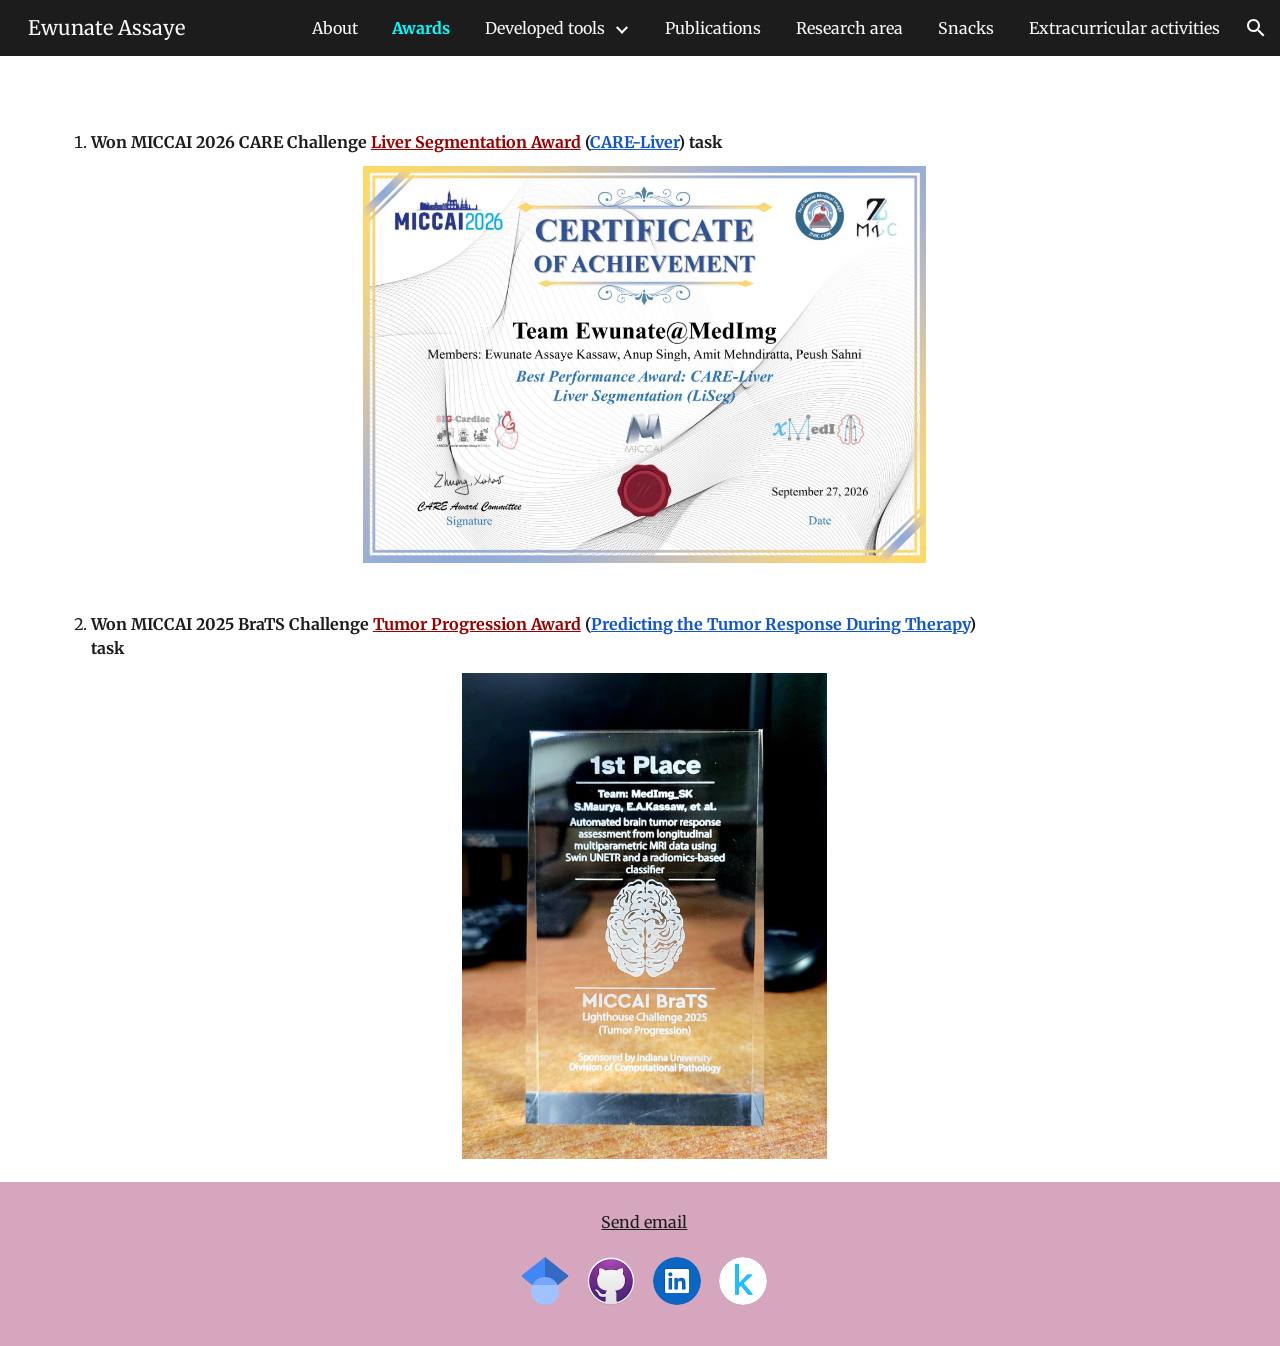
<file: awards.html>
<!DOCTYPE html>
<html lang="en-US" itemscope itemtype="http://schema.org/WebPage">
  <head>
    <meta charset="utf-8">
    <meta name="google-site-verification" content="DNzeOyIBN3tMV3NE3XVi2rGsx4pCA0A5hlCcYGI1oqs" />
    <meta name="viewport" content="width=device-width, initial-scale=1">
    <meta http-equiv="X-UA-Compatible" content="IE=edge">
    <meta name="referrer" content="origin">
    <link rel="canonical" href="https://ewunateassaye.github.io/awards.html">
    <meta name="author" content="Ewunate Assaye">
    <meta name="description" content="Ewunate Assaye (Ewunate Assaye Kassaw) - Medical Image Analysis, Healthcare AI, Deep Learning, Publications, and Developed Tools.">
    <link rel="icon" type="image/png" href="assets/images/favicon.png?v=2">
    <meta property="og:title" content="Ewunate Assaye - Awards">
    <meta property="og:type" content="website">
    <meta property="og:url" content="https://ewunateassaye.github.io/awards.html">
    <meta property="og:description" content="
    ">
    <meta itemprop="name" content="Ewunate Assaye - Awards">
    <meta itemprop="description" content="
    ">
    <meta itemprop="url" content="https://ewunateassaye.github.io/awards.html">
    <meta itemprop="thumbnailUrl" content="assets/images/about_01.jpg">
    <meta itemprop="image" content="assets/images/about_01.jpg">
    <meta itemprop="imageUrl" content="assets/images/about_01.jpg">
    <meta property="og:image" content="assets/images/about_01.jpg">
    <link href="https://fonts.googleapis.com/css?family=Google+Sans:400,500|Roboto:300,400,500,700|Source+Code+Pro:400,700&amp;display=swap" rel="stylesheet" nonce="8JUV18kIxrIfKGyP0mrXDQ">
    <link href="https://fonts.googleapis.com/css?family=Merriweather%3Ai%2Cbi%2C700%2C400&amp;display=swap" rel="stylesheet" nonce="8JUV18kIxrIfKGyP0mrXDQ">
    <link rel="stylesheet" href="assets/sites-ewunate.css" data-id="_cl" nonce="8JUV18kIxrIfKGyP0mrXDQ">

    <title>Ewunate Assaye - Awards</title>
    <style jsname="ptDGoc" nonce="8JUV18kIxrIfKGyP0mrXDQ">.htnAL{height: 27.0pt; font-size: 12.0pt; font-family: Merriweather; font-weight: 400; font-style: normal;}.QmpIrf{background-color: rgba(255,255,255,1); color: rgba(28,28,28,1); border-color: rgba(28,28,28,1);}.xkUom{background-color: rgba(0,0,0,0); color: rgba(28,28,28,1); border-color: rgba(28,28,28,1);}.KjwKmc{background-color: rgba(0,0,0,0); color: rgba(28,28,28,1); border-color: rgba(0,0,0,0);}.qeLZfd .QmpIrf{background-color: rgba(0,255,255,1); color: rgba(28,28,28,1); border-color: rgba(0,255,255,1);}.qeLZfd .xkUom{background-color: rgba(0,0,0,0); color: rgba(28,28,28,1); border-color: rgba(28,28,28,1);}.qeLZfd .KjwKmc{background-color: rgba(0,0,0,0); color: rgba(28,28,28,1); border-color: rgba(0,0,0,0);}.lQAHbd .QmpIrf{background-color: rgba(0,255,255,1); color: rgba(28,28,28,1); border-color: rgba(0,255,255,1);}.lQAHbd .xkUom{background-color: rgba(0,0,0,0); color: rgba(28,28,28,1); border-color: rgba(28,28,28,1);}.lQAHbd .KjwKmc{background-color: rgba(0,0,0,0); color: rgba(28,28,28,1); border-color: rgba(0,0,0,0);}.tpmmCb .QmpIrf{background-color: rgba(255,255,255,1); color: rgba(28,28,28,1); border-color: rgba(28,28,28,1);}.tpmmCb .xkUom{background-color: rgba(0,0,0,0); color: rgba(28,28,28,1); border-color: rgba(28,28,28,1);}.tpmmCb .KjwKmc{background-color: rgba(0,0,0,0); color: rgba(28,28,28,1); border-color: rgba(0,0,0,0);}.nyKByd .QmpIrf{background-color: rgba(0,255,255,1); color: rgba(28,28,28,1); border-color: rgba(0,255,255,1);}.nyKByd .xkUom{background-color: rgba(0,0,0,0); color: rgba(0,255,255,1); border-color: rgba(0,255,255,1);}.nyKByd .KjwKmc{background-color: rgba(0,0,0,0); color: rgba(0,255,255,1); border-color: rgba(0,0,0,0);}.iwQgFb{background-color: rgba(0,0,0,0.150000006); height: 2.0px; margin-top: 8.5px;}.qeLZfd .iwQgFb{background-color: rgba(0,0,0,0.150000006); height: 2.0px; margin-top: 8.5px;}.lQAHbd .iwQgFb{background-color: rgba(0,0,0,0.150000006); height: 2.0px; margin-top: 8.5px;}.CbiMKe{background-color: rgba(28,28,28,1);}.qeLZfd .CbiMKe{background-color: rgba(0,255,255,1);}.lQAHbd .CbiMKe{background-color: rgba(0,255,255,1);}.tpmmCb .CbiMKe{background-color: rgba(0,255,255,1);}.nyKByd .CbiMKe{background-color: rgba(0,255,255,1);}.PsKE7e{font-family: Merriweather;}.TlfmSc{font-family: Merriweather;}.Zjiec{font-family: Merriweather;}@media only screen and (max-width: 479px){.TlfmSc{font-size: 13.0pt;}}@media only screen and (min-width: 480px) and (max-width: 767px){.TlfmSc{font-size: 14.0pt;}}@media only screen and (min-width: 768px) and (max-width: 1279px){.TlfmSc{font-size: 15.0pt;}}@media only screen and (min-width: 1280px){.TlfmSc{font-size: 15.0pt;}}@media only screen and (max-width: 479px){.Zjiec{font-size: 16.0pt;}}@media only screen and (min-width: 480px) and (max-width: 767px){.Zjiec{font-size: 18.0pt;}}@media only screen and (min-width: 768px) and (max-width: 1279px){.Zjiec{font-size: 20.0pt;}}@media only screen and (min-width: 1280px){.Zjiec{font-size: 20.0pt;}}@media only screen and (max-width: 479px){.PsKE7e{font-size: 12.0pt;}}@media only screen and (min-width: 480px) and (max-width: 767px){.PsKE7e{font-size: 12.0pt;}}@media only screen and (min-width: 768px) and (max-width: 1279px){.PsKE7e{font-size: 12.0pt;}}@media only screen and (min-width: 1280px){.PsKE7e{font-size: 12.0pt;}}.hDrhEe{padding-top: 8.0px; padding-bottom: 8.0px;}.Zjiec{margin: 48px 32px 62px 48px;}.XMyrgf{margin: 48px 32px 0 48px;}.JzO0Vc{background-color: rgba(28,28,28,1);}.zDUgLc{background-color: rgba(28,28,28,1);}.eWDljc{background-color: rgba(28,28,28,1);}.wgxiMe{background-color: rgba(28,28,28,1);}.YSH9J{color: rgba(249,249,249,1);}.iWs3gf.chg4Jd:focus{background-color: rgba(249,249,249,0.1199999973);}.oNsfjf{color: rgba(249,249,249,1);}.YSH9J:not(.tCHXDc):not(.TlfmSc):not(.M9vuGd):hover{color: rgba(249,249,249,0.8199999928);}.oNsfjf:not(.tCHXDc):not(.Zjiec):not(.lhZOrc):hover{color: rgba(249,249,249,0.8199999928);}.GBy4H .YSH9J{color: rgba(249,249,249,1);}.GBy4H .iWs3gf.chg4Jd:focus{background-color: rgba(249,249,249,0.1199999973);}.GBy4H .PsKE7e.YSH9J:not(.M9vuGd):hover{color: rgba(249,249,249,0.8199999928);}.LBrwzc .YSH9J{color: rgba(28,28,28,1);}.LBrwzc .iWs3gf.chg4Jd:focus{background-color: rgba(28,28,28,0.1199999973);}.LBrwzc .PsKE7e.YSH9J:not(.M9vuGd):hover{color: rgba(28,28,28,0.8199999928);}.GBy4H .oNsfjf{color: rgba(249,249,249,1);}.GBy4H .PsKE7e.oNsfjf:not(.lhZOrc):hover{color: rgba(249,249,249,0.8199999928);}.LBrwzc .oNsfjf{color: rgba(28,28,28,1);}.LBrwzc .PsKE7e.oNsfjf:not(.lhZOrc):hover{color: rgba(28,28,28,0.8199999928);}.M9vuGd .aJHbb{color: rgba(0,255,255,1); font-weight: bold;}.GBy4H .M9vuGd .aJHbb{color: rgba(0,255,255,1); font-weight: bold;}.LBrwzc .M9vuGd .aJHbb{color: rgba(28,28,28,1); font-weight: bold;}.lhZOrc{background-color: rgba(0,255,255,1); color: rgba(28,28,28,1);}.lhZOrc{background-color: rgba(0,255,255,1); color: rgba(28,28,28,1);}.lhZOrc{background-color: rgba(0,234,234,1); color: rgba(28,28,28,1);}.LB7kq{padding-bottom: 56px; padding-top: 112px;}.qnVSj{color: rgba(28,28,28,1);}.zfr3Q{color: rgba(28,28,28,1);}.qeLZfd .qnVSj{color: rgba(28,28,28,1);}.qeLZfd .zfr3Q{color: rgba(28,28,28,1);}.lQAHbd .qnVSj{color: rgba(28,28,28,1);}.lQAHbd .zfr3Q{color: rgba(28,28,28,1);}.tpmmCb .qnVSj{color: rgba(28,28,28,1);}.tpmmCb .zfr3Q{color: rgba(28,28,28,1);}.nyKByd .qnVSj{color: rgba(249,249,249,1);}.nyKByd .zfr3Q{color: rgba(249,249,249,1);}.qLrapd{color: rgba(28,28,28,1);}.duRjpb{color: rgba(28,28,28,1);}.duRjpb .OUGEr{color: rgba(28,28,28,1);}.qeLZfd .qLrapd{color: rgba(152,0,0,1);}.qeLZfd .duRjpb{color: rgba(152,0,0,1);}.qeLZfd .duRjpb .OUGEr{color: rgba(152,0,0,1);}.lQAHbd .qLrapd{color: rgba(28,28,28,1);}.lQAHbd .duRjpb{color: rgba(28,28,28,1);}.lQAHbd .duRjpb .OUGEr{color: rgba(28,28,28,1);}.tpmmCb .qLrapd{color: rgba(28,28,28,1);}.tpmmCb .duRjpb{color: rgba(28,28,28,1);}.tpmmCb .duRjpb .OUGEr{color: rgba(28,28,28,1);}.nyKByd .qLrapd{color: rgba(249,249,249,1);}.nyKByd .duRjpb{color: rgba(249,249,249,1);}.nyKByd .duRjpb .OUGEr{color: rgba(249,249,249,1);}.aHM7ed{color: rgba(28,28,28,1);}.JYVBee{color: rgba(28,28,28,1);}.JYVBee .OUGEr{color: rgba(28,28,28,1);}.qeLZfd .aHM7ed{color: rgba(152,0,0,1);}.qeLZfd .JYVBee{color: rgba(152,0,0,1);}.qeLZfd .JYVBee .OUGEr{color: rgba(152,0,0,1);}.lQAHbd .aHM7ed{color: rgba(28,28,28,1);}.lQAHbd .JYVBee{color: rgba(28,28,28,1);}.lQAHbd .JYVBee .OUGEr{color: rgba(28,28,28,1);}.tpmmCb .aHM7ed{color: rgba(28,28,28,1);}.tpmmCb .JYVBee{color: rgba(28,28,28,1);}.tpmmCb .JYVBee .OUGEr{color: rgba(28,28,28,1);}.nyKByd .aHM7ed{color: rgba(249,249,249,1);}.nyKByd .JYVBee{color: rgba(249,249,249,1);}.nyKByd .JYVBee .OUGEr{color: rgba(249,249,249,1);}.NHD4Gf{color: rgba(28,28,28,1);}.OmQG5e{color: rgba(28,28,28,1);}.OmQG5e .OUGEr{color: rgba(28,28,28,1);}.qeLZfd .NHD4Gf{color: rgba(152,0,0,1);}.qeLZfd .OmQG5e{color: rgba(152,0,0,1);}.qeLZfd .OmQG5e .OUGEr{color: rgba(152,0,0,1);}.lQAHbd .NHD4Gf{color: rgba(28,28,28,1);}.lQAHbd .OmQG5e{color: rgba(28,28,28,1);}.lQAHbd .OmQG5e .OUGEr{color: rgba(28,28,28,1);}.tpmmCb .NHD4Gf{color: rgba(28,28,28,1);}.tpmmCb .OmQG5e{color: rgba(28,28,28,1);}.tpmmCb .OmQG5e .OUGEr{color: rgba(28,28,28,1);}.nyKByd .NHD4Gf{color: rgba(249,249,249,1);}.nyKByd .OmQG5e{color: rgba(249,249,249,1);}.nyKByd .OmQG5e .OUGEr{color: rgba(249,249,249,1);}.Glwbz{color: rgba(28,28,28,1);}.TMjjoe{color: rgba(28,28,28,1);}.qeLZfd .Glwbz{color: rgba(28,28,28,1);}.qeLZfd .TMjjoe{color: rgba(28,28,28,1);}.lQAHbd .Glwbz{color: rgba(28,28,28,1);}.lQAHbd .TMjjoe{color: rgba(28,28,28,1);}.tpmmCb .Glwbz{color: rgba(28,28,28,1);}.tpmmCb .TMjjoe{color: rgba(28,28,28,1);}.nyKByd .Glwbz{color: rgba(249,249,249,1);}.nyKByd .TMjjoe{color: rgba(249,249,249,1);}.aw5Odc{color: rgba(28,28,28,1);}a.chg4Jd:focus{box-shadow: 0 0 0 2px rgba(255, 255, 255, 0.8), 0 0 0 4px rgba(28, 28, 28, 1);}.htnAL:focus-within{box-shadow: 0 0 0 2px rgba(255, 255, 255, 0.8), 0 0 0 4px rgba(28, 28, 28, 1);}.qeLZfd .aw5Odc{color: rgba(28,28,28,1);}.qeLZfd a.chg4Jd:focus{box-shadow: 0 0 0 2px rgba(255, 255, 255, 0.8), 0 0 0 4px rgba(28, 28, 28, 1);}.qeLZfd .htnAL:focus-within{box-shadow: 0 0 0 2px rgba(255, 255, 255, 0.8), 0 0 0 4px rgba(28, 28, 28, 1);}.lQAHbd .aw5Odc{color: rgba(28,28,28,1);}.lQAHbd a.chg4Jd:focus{box-shadow: 0 0 0 2px rgba(255, 255, 255, 0.8), 0 0 0 4px rgba(28, 28, 28, 1);}.lQAHbd .htnAL:focus-within{box-shadow: 0 0 0 2px rgba(255, 255, 255, 0.8), 0 0 0 4px rgba(28, 28, 28, 1);}.tpmmCb .aw5Odc{color: rgba(28,28,28,1);}.tpmmCb a.chg4Jd:focus{box-shadow: 0 0 0 2px rgba(255, 255, 255, 0.8), 0 0 0 4px rgba(28, 28, 28, 1);}.tpmmCb .htnAL:focus-within{box-shadow: 0 0 0 2px rgba(255, 255, 255, 0.8), 0 0 0 4px rgba(28, 28, 28, 1);}.nyKByd .aw5Odc{color: rgba(249,249,249,1);}.nyKByd a.chg4Jd:focus{box-shadow: 0 0 0 2px rgba(255, 255, 255, 0.8), 0 0 0 4px rgba(249, 249, 249, 1);}.nyKByd .htnAL:focus-within{box-shadow: 0 0 0 2px rgba(255, 255, 255, 0.8), 0 0 0 4px rgba(249, 249, 249, 1);}.ImnMyf{color: rgba(28,28,28,1);}.Vs12Bd{color: rgba(28,28,28,1);}.S5d9Rd{color: rgba(28,28,28,1);}.yaqOZd:before{display: block; background-color: rgba(255,255,255,1);}.yaqOZd.qeLZfd:before{display: block; background-color: rgba(74,134,232,1);}.yaqOZd.lQAHbd:before{display: block; background-color: rgba(213,166,189,1);}.O13XJf{height: 340px;}.nyKByd .Wew9ke{fill: rgba(255,255,255,1);}.tpmmCb .Wew9ke{fill: rgba(0,0,0,0.5400000215);}@media only screen and (max-width: 479px){.O13XJf{height: 250px;}}.SBrW1{height: 430px;}.M63kCb{background-color: rgba(255,255,255,1);}.xgQ6eb{background-color: rgba(255,255,255,1);}.mtsG9b{background-color: rgba(0,0,0,0.0299999993); outline-color: rgba(0,0,0,0.1000000015);}.qeLZfd .mtsG9b{background-color: rgba(0,0,0,0.0299999993); outline-color: rgba(0,0,0,0.1000000015);}.lQAHbd .mtsG9b{background-color: rgba(0,0,0,0.0299999993); outline-color: rgba(0,0,0,0.1000000015);}.Mt0nFe{border-color: rgba(0,0,0,0.1000000015);}.qeLZfd .Mt0nFe{border-color: rgba(0,0,0,0.1000000015);}.lQAHbd .Mt0nFe{border-color: rgba(0,0,0,0.1000000015);}.ImnMyf{background-color: rgba(255,255,255,1);}.Vs12Bd{background-color: rgba(74,134,232,1);}.S5d9Rd{background-color: rgba(213,166,189,1);}.Wwnuce:not(.zX62Be){color: rgba(0,0,0,0.5400000215); fill: rgba(0,0,0,0.5400000215);}.qeLZfd .Wwnuce:not(.zX62Be){color: rgba(0,0,0,0.5400000215); fill: rgba(0,0,0,0.5400000215);}.lQAHbd .Wwnuce:not(.zX62Be){color: rgba(0,0,0,0.5400000215); fill: rgba(0,0,0,0.5400000215);}.tpmmCb .Wwnuce:not(.zX62Be){color: rgba(0,0,0,0.5400000215); fill: rgba(0,0,0,0.5400000215);}.nyKByd .Wwnuce:not(.zX62Be){color: rgba(255,255,255,0.3199999928); fill: rgba(255,255,255,0.3199999928);}.yaqOZd.O13XJf:before{background-color: rgba(0,255,255,1);}.CMArNe{background-color: rgba(0,255,255,1);}@media only screen and (min-width: 768px){.yaqOZd:not(.LB7kq):not(.WxWicb){padding-top: 1.5rem; padding-bottom: 1.5rem;}}.j5pSsc{padding-left: 5px; padding-right: 5px;}.ZcASvf-AhqUyc-R6PoUb.SQVYQc .QjXeod{padding-top: 30.0%;}.ZcASvf-AhqUyc-R6PoUb.SQVYQc .KpytNd{width: 15.0%;}@media only screen{.ZcASvf-AhqUyc-R6PoUb.SQVYQc .LkDMRd{padding-left: 15.0%; padding-right: 15.0%;}}@media only screen{.ZcASvf-AhqUyc-R6PoUb.pdLmec .thH0zb{padding-left: 15.0%; padding-right: 15.0%;}}@media only screen{.ZcASvf-AhqUyc-R6PoUb .JFjBQd{left: -17.647058823529413%; right: -17.647058823529413%;}}@media only screen{.ZcASvf-AhqUyc-R6PoUb .JFjBQd .RQS9hb{left: 30.0%; width: 40.0%;}}.Ktthjf-AhqUyc-R6PoUb.SQVYQc .QjXeod{padding-top: 30.0%;}.Ktthjf-AhqUyc-R6PoUb.SQVYQc .KpytNd{width: 15.0%;}@media only screen and (min-width: 480px){.Ktthjf-AhqUyc-R6PoUb.SQVYQc .LkDMRd{padding-left: 15.0%; padding-right: 15.0%;}}@media only screen and (min-width: 480px){.Ktthjf-AhqUyc-R6PoUb.pdLmec .thH0zb{padding-left: 15.0%; padding-right: 15.0%;}}@media only screen and (min-width: 480px){.Ktthjf-AhqUyc-R6PoUb .JFjBQd{left: -17.647058823529413%; right: -17.647058823529413%;}}@media only screen and (min-width: 480px){.Ktthjf-AhqUyc-R6PoUb .JFjBQd .RQS9hb{left: 30.0%; width: 40.0%;}}.Ft7HRd-AhqUyc-R6PoUb.SQVYQc .QjXeod{padding-top: 30.0%;}.Ft7HRd-AhqUyc-R6PoUb.SQVYQc .KpytNd{width: 15.0%;}@media only screen and (min-width: 768px){.Ft7HRd-AhqUyc-R6PoUb.SQVYQc .LkDMRd{padding-left: 15.0%; padding-right: 15.0%;}}@media only screen and (min-width: 768px){.Ft7HRd-AhqUyc-R6PoUb.pdLmec .thH0zb{padding-left: 15.0%; padding-right: 15.0%;}}@media only screen and (min-width: 768px){.Ft7HRd-AhqUyc-R6PoUb .JFjBQd{left: -17.647058823529413%; right: -17.647058823529413%;}}@media only screen and (min-width: 768px){.Ft7HRd-AhqUyc-R6PoUb .JFjBQd .RQS9hb{left: 30.0%; width: 40.0%;}}.ZcASvf-AhqUyc-ibL1re.SQVYQc .QjXeod{padding-top: 15.0%;}.ZcASvf-AhqUyc-ibL1re.SQVYQc .KpytNd{width: 7.5%;}@media only screen{.ZcASvf-AhqUyc-ibL1re.SQVYQc .LkDMRd{padding-left: 7.5%; padding-right: 7.5%;}}@media only screen{.ZcASvf-AhqUyc-ibL1re.pdLmec .thH0zb{padding-left: 7.5%; padding-right: 7.5%;}}@media only screen{.ZcASvf-AhqUyc-ibL1re .JFjBQd{left: -8.108108108108107%; right: -8.108108108108107%;}}@media only screen{.ZcASvf-AhqUyc-ibL1re .JFjBQd .RQS9hb{left: 15.0%; width: 70.0%;}}.Ktthjf-AhqUyc-ibL1re.SQVYQc .QjXeod{padding-top: 15.0%;}.Ktthjf-AhqUyc-ibL1re.SQVYQc .KpytNd{width: 7.5%;}@media only screen and (min-width: 480px){.Ktthjf-AhqUyc-ibL1re.SQVYQc .LkDMRd{padding-left: 7.5%; padding-right: 7.5%;}}@media only screen and (min-width: 480px){.Ktthjf-AhqUyc-ibL1re.pdLmec .thH0zb{padding-left: 7.5%; padding-right: 7.5%;}}@media only screen and (min-width: 480px){.Ktthjf-AhqUyc-ibL1re .JFjBQd{left: -8.108108108108107%; right: -8.108108108108107%;}}@media only screen and (min-width: 480px){.Ktthjf-AhqUyc-ibL1re .JFjBQd .RQS9hb{left: 15.0%; width: 70.0%;}}.Ft7HRd-AhqUyc-ibL1re.SQVYQc .QjXeod{padding-top: 15.0%;}.Ft7HRd-AhqUyc-ibL1re.SQVYQc .KpytNd{width: 7.5%;}@media only screen and (min-width: 768px){.Ft7HRd-AhqUyc-ibL1re.SQVYQc .LkDMRd{padding-left: 7.5%; padding-right: 7.5%;}}@media only screen and (min-width: 768px){.Ft7HRd-AhqUyc-ibL1re.pdLmec .thH0zb{padding-left: 7.5%; padding-right: 7.5%;}}@media only screen and (min-width: 768px){.Ft7HRd-AhqUyc-ibL1re .JFjBQd{left: -8.108108108108107%; right: -8.108108108108107%;}}@media only screen and (min-width: 768px){.Ft7HRd-AhqUyc-ibL1re .JFjBQd .RQS9hb{left: 15.0%; width: 70.0%;}}.ZcASvf-AhqUyc-c5RTEf.SQVYQc .QjXeod{padding-top: 10.0%;}.ZcASvf-AhqUyc-c5RTEf.SQVYQc .KpytNd{width: 5.0%;}@media only screen{.ZcASvf-AhqUyc-c5RTEf.SQVYQc .LkDMRd{padding-left: 5.0%; padding-right: 5.0%;}}@media only screen{.ZcASvf-AhqUyc-c5RTEf.pdLmec .thH0zb{padding-left: 5.0%; padding-right: 5.0%;}}@media only screen{.ZcASvf-AhqUyc-c5RTEf .JFjBQd{left: -5.263157894736842%; right: -5.263157894736842%;}}@media only screen{.ZcASvf-AhqUyc-c5RTEf .JFjBQd .RQS9hb{left: 10.0%; width: 80.0%;}}.Ktthjf-AhqUyc-c5RTEf.SQVYQc .QjXeod{padding-top: 10.0%;}.Ktthjf-AhqUyc-c5RTEf.SQVYQc .KpytNd{width: 5.0%;}@media only screen and (min-width: 480px){.Ktthjf-AhqUyc-c5RTEf.SQVYQc .LkDMRd{padding-left: 5.0%; padding-right: 5.0%;}}@media only screen and (min-width: 480px){.Ktthjf-AhqUyc-c5RTEf.pdLmec .thH0zb{padding-left: 5.0%; padding-right: 5.0%;}}@media only screen and (min-width: 480px){.Ktthjf-AhqUyc-c5RTEf .JFjBQd{left: -5.263157894736842%; right: -5.263157894736842%;}}@media only screen and (min-width: 480px){.Ktthjf-AhqUyc-c5RTEf .JFjBQd .RQS9hb{left: 10.0%; width: 80.0%;}}.Ft7HRd-AhqUyc-c5RTEf.SQVYQc .QjXeod{padding-top: 10.0%;}.Ft7HRd-AhqUyc-c5RTEf.SQVYQc .KpytNd{width: 5.0%;}@media only screen and (min-width: 768px){.Ft7HRd-AhqUyc-c5RTEf.SQVYQc .LkDMRd{padding-left: 5.0%; padding-right: 5.0%;}}@media only screen and (min-width: 768px){.Ft7HRd-AhqUyc-c5RTEf.pdLmec .thH0zb{padding-left: 5.0%; padding-right: 5.0%;}}@media only screen and (min-width: 768px){.Ft7HRd-AhqUyc-c5RTEf .JFjBQd{left: -5.263157894736842%; right: -5.263157894736842%;}}@media only screen and (min-width: 768px){.Ft7HRd-AhqUyc-c5RTEf .JFjBQd .RQS9hb{left: 10.0%; width: 80.0%;}}.ZcASvf-AhqUyc-II5mzb.SQVYQc .QjXeod{padding-top: 7.5%;}.ZcASvf-AhqUyc-II5mzb.SQVYQc .KpytNd{width: 3.75%;}@media only screen{.ZcASvf-AhqUyc-II5mzb.SQVYQc .LkDMRd{padding-left: 3.75%; padding-right: 3.75%;}}@media only screen{.ZcASvf-AhqUyc-II5mzb.pdLmec .thH0zb{padding-left: 3.75%; padding-right: 3.75%;}}@media only screen{.ZcASvf-AhqUyc-II5mzb .JFjBQd{left: -3.896103896103896%; right: -3.896103896103896%;}}@media only screen{.ZcASvf-AhqUyc-II5mzb .JFjBQd .RQS9hb{left: 7.5%; width: 85.0%;}}.Ktthjf-AhqUyc-II5mzb.SQVYQc .QjXeod{padding-top: 7.5%;}.Ktthjf-AhqUyc-II5mzb.SQVYQc .KpytNd{width: 3.75%;}@media only screen and (min-width: 480px){.Ktthjf-AhqUyc-II5mzb.SQVYQc .LkDMRd{padding-left: 3.75%; padding-right: 3.75%;}}@media only screen and (min-width: 480px){.Ktthjf-AhqUyc-II5mzb.pdLmec .thH0zb{padding-left: 3.75%; padding-right: 3.75%;}}@media only screen and (min-width: 480px){.Ktthjf-AhqUyc-II5mzb .JFjBQd{left: -3.896103896103896%; right: -3.896103896103896%;}}@media only screen and (min-width: 480px){.Ktthjf-AhqUyc-II5mzb .JFjBQd .RQS9hb{left: 7.5%; width: 85.0%;}}.Ft7HRd-AhqUyc-II5mzb.SQVYQc .QjXeod{padding-top: 7.5%;}.Ft7HRd-AhqUyc-II5mzb.SQVYQc .KpytNd{width: 3.75%;}@media only screen and (min-width: 768px){.Ft7HRd-AhqUyc-II5mzb.SQVYQc .LkDMRd{padding-left: 3.75%; padding-right: 3.75%;}}@media only screen and (min-width: 768px){.Ft7HRd-AhqUyc-II5mzb.pdLmec .thH0zb{padding-left: 3.75%; padding-right: 3.75%;}}@media only screen and (min-width: 768px){.Ft7HRd-AhqUyc-II5mzb .JFjBQd{left: -3.896103896103896%; right: -3.896103896103896%;}}@media only screen and (min-width: 768px){.Ft7HRd-AhqUyc-II5mzb .JFjBQd .RQS9hb{left: 7.5%; width: 85.0%;}}.ZcASvf-AhqUyc-wNfPc.SQVYQc .QjXeod{padding-top: 6.0%;}.ZcASvf-AhqUyc-wNfPc.SQVYQc .KpytNd{width: 3.0%;}@media only screen{.ZcASvf-AhqUyc-wNfPc.SQVYQc .LkDMRd{padding-left: 3.0%; padding-right: 3.0%;}}@media only screen{.ZcASvf-AhqUyc-wNfPc.pdLmec .thH0zb{padding-left: 3.0%; padding-right: 3.0%;}}@media only screen{.ZcASvf-AhqUyc-wNfPc .JFjBQd{left: -3.0927835051546393%; right: -3.0927835051546393%;}}@media only screen{.ZcASvf-AhqUyc-wNfPc .JFjBQd .RQS9hb{left: 6.0%; width: 88.0%;}}.Ktthjf-AhqUyc-wNfPc.SQVYQc .QjXeod{padding-top: 6.0%;}.Ktthjf-AhqUyc-wNfPc.SQVYQc .KpytNd{width: 3.0%;}@media only screen and (min-width: 480px){.Ktthjf-AhqUyc-wNfPc.SQVYQc .LkDMRd{padding-left: 3.0%; padding-right: 3.0%;}}@media only screen and (min-width: 480px){.Ktthjf-AhqUyc-wNfPc.pdLmec .thH0zb{padding-left: 3.0%; padding-right: 3.0%;}}@media only screen and (min-width: 480px){.Ktthjf-AhqUyc-wNfPc .JFjBQd{left: -3.0927835051546393%; right: -3.0927835051546393%;}}@media only screen and (min-width: 480px){.Ktthjf-AhqUyc-wNfPc .JFjBQd .RQS9hb{left: 6.0%; width: 88.0%;}}.Ft7HRd-AhqUyc-wNfPc.SQVYQc .QjXeod{padding-top: 6.0%;}.Ft7HRd-AhqUyc-wNfPc.SQVYQc .KpytNd{width: 3.0%;}@media only screen and (min-width: 768px){.Ft7HRd-AhqUyc-wNfPc.SQVYQc .LkDMRd{padding-left: 3.0%; padding-right: 3.0%;}}@media only screen and (min-width: 768px){.Ft7HRd-AhqUyc-wNfPc.pdLmec .thH0zb{padding-left: 3.0%; padding-right: 3.0%;}}@media only screen and (min-width: 768px){.Ft7HRd-AhqUyc-wNfPc .JFjBQd{left: -3.0927835051546393%; right: -3.0927835051546393%;}}@media only screen and (min-width: 768px){.Ft7HRd-AhqUyc-wNfPc .JFjBQd .RQS9hb{left: 6.0%; width: 88.0%;}}.ZcASvf-AhqUyc-qWD73c.SQVYQc .QjXeod{padding-top: 5.0%;}.ZcASvf-AhqUyc-qWD73c.SQVYQc .KpytNd{width: 2.5%;}@media only screen{.ZcASvf-AhqUyc-qWD73c.SQVYQc .LkDMRd{padding-left: 2.5%; padding-right: 2.5%;}}@media only screen{.ZcASvf-AhqUyc-qWD73c.pdLmec .thH0zb{padding-left: 2.5%; padding-right: 2.5%;}}@media only screen{.ZcASvf-AhqUyc-qWD73c .JFjBQd{left: -2.5641025641025643%; right: -2.5641025641025643%;}}@media only screen{.ZcASvf-AhqUyc-qWD73c .JFjBQd .RQS9hb{left: 5.0%; width: 90.0%;}}.Ktthjf-AhqUyc-qWD73c.SQVYQc .QjXeod{padding-top: 5.0%;}.Ktthjf-AhqUyc-qWD73c.SQVYQc .KpytNd{width: 2.5%;}@media only screen and (min-width: 480px){.Ktthjf-AhqUyc-qWD73c.SQVYQc .LkDMRd{padding-left: 2.5%; padding-right: 2.5%;}}@media only screen and (min-width: 480px){.Ktthjf-AhqUyc-qWD73c.pdLmec .thH0zb{padding-left: 2.5%; padding-right: 2.5%;}}@media only screen and (min-width: 480px){.Ktthjf-AhqUyc-qWD73c .JFjBQd{left: -2.5641025641025643%; right: -2.5641025641025643%;}}@media only screen and (min-width: 480px){.Ktthjf-AhqUyc-qWD73c .JFjBQd .RQS9hb{left: 5.0%; width: 90.0%;}}.Ft7HRd-AhqUyc-qWD73c.SQVYQc .QjXeod{padding-top: 5.0%;}.Ft7HRd-AhqUyc-qWD73c.SQVYQc .KpytNd{width: 2.5%;}@media only screen and (min-width: 768px){.Ft7HRd-AhqUyc-qWD73c.SQVYQc .LkDMRd{padding-left: 2.5%; padding-right: 2.5%;}}@media only screen and (min-width: 768px){.Ft7HRd-AhqUyc-qWD73c.pdLmec .thH0zb{padding-left: 2.5%; padding-right: 2.5%;}}@media only screen and (min-width: 768px){.Ft7HRd-AhqUyc-qWD73c .JFjBQd{left: -2.5641025641025643%; right: -2.5641025641025643%;}}@media only screen and (min-width: 768px){.Ft7HRd-AhqUyc-qWD73c .JFjBQd .RQS9hb{left: 5.0%; width: 90.0%;}}.ZcASvf-AhqUyc-OwsYgb.SQVYQc .QjXeod{padding-top: 4.285714285714286%;}.ZcASvf-AhqUyc-OwsYgb.SQVYQc .KpytNd{width: 2.142857142857143%;}@media only screen{.ZcASvf-AhqUyc-OwsYgb.SQVYQc .LkDMRd{padding-left: 2.142857142857143%; padding-right: 2.142857142857143%;}}@media only screen{.ZcASvf-AhqUyc-OwsYgb.pdLmec .thH0zb{padding-left: 2.142857142857143%; padding-right: 2.142857142857143%;}}@media only screen{.ZcASvf-AhqUyc-OwsYgb .JFjBQd{left: -2.18978102189781%; right: -2.18978102189781%;}}@media only screen{.ZcASvf-AhqUyc-OwsYgb .JFjBQd .RQS9hb{left: 4.285714285714286%; width: 91.42857142857143%;}}.Ktthjf-AhqUyc-OwsYgb.SQVYQc .QjXeod{padding-top: 4.285714285714286%;}.Ktthjf-AhqUyc-OwsYgb.SQVYQc .KpytNd{width: 2.142857142857143%;}@media only screen and (min-width: 480px){.Ktthjf-AhqUyc-OwsYgb.SQVYQc .LkDMRd{padding-left: 2.142857142857143%; padding-right: 2.142857142857143%;}}@media only screen and (min-width: 480px){.Ktthjf-AhqUyc-OwsYgb.pdLmec .thH0zb{padding-left: 2.142857142857143%; padding-right: 2.142857142857143%;}}@media only screen and (min-width: 480px){.Ktthjf-AhqUyc-OwsYgb .JFjBQd{left: -2.18978102189781%; right: -2.18978102189781%;}}@media only screen and (min-width: 480px){.Ktthjf-AhqUyc-OwsYgb .JFjBQd .RQS9hb{left: 4.285714285714286%; width: 91.42857142857143%;}}.Ft7HRd-AhqUyc-OwsYgb.SQVYQc .QjXeod{padding-top: 4.285714285714286%;}.Ft7HRd-AhqUyc-OwsYgb.SQVYQc .KpytNd{width: 2.142857142857143%;}@media only screen and (min-width: 768px){.Ft7HRd-AhqUyc-OwsYgb.SQVYQc .LkDMRd{padding-left: 2.142857142857143%; padding-right: 2.142857142857143%;}}@media only screen and (min-width: 768px){.Ft7HRd-AhqUyc-OwsYgb.pdLmec .thH0zb{padding-left: 2.142857142857143%; padding-right: 2.142857142857143%;}}@media only screen and (min-width: 768px){.Ft7HRd-AhqUyc-OwsYgb .JFjBQd{left: -2.18978102189781%; right: -2.18978102189781%;}}@media only screen and (min-width: 768px){.Ft7HRd-AhqUyc-OwsYgb .JFjBQd .RQS9hb{left: 4.285714285714286%; width: 91.42857142857143%;}}.ZcASvf-AhqUyc-OiUrBf.SQVYQc .QjXeod{padding-top: 3.75%;}.ZcASvf-AhqUyc-OiUrBf.SQVYQc .KpytNd{width: 1.875%;}@media only screen{.ZcASvf-AhqUyc-OiUrBf.SQVYQc .LkDMRd{padding-left: 1.875%; padding-right: 1.875%;}}@media only screen{.ZcASvf-AhqUyc-OiUrBf.pdLmec .thH0zb{padding-left: 1.875%; padding-right: 1.875%;}}@media only screen{.ZcASvf-AhqUyc-OiUrBf .JFjBQd{left: -1.910828025477707%; right: -1.910828025477707%;}}@media only screen{.ZcASvf-AhqUyc-OiUrBf .JFjBQd .RQS9hb{left: 3.75%; width: 92.5%;}}.Ktthjf-AhqUyc-OiUrBf.SQVYQc .QjXeod{padding-top: 3.75%;}.Ktthjf-AhqUyc-OiUrBf.SQVYQc .KpytNd{width: 1.875%;}@media only screen and (min-width: 480px){.Ktthjf-AhqUyc-OiUrBf.SQVYQc .LkDMRd{padding-left: 1.875%; padding-right: 1.875%;}}@media only screen and (min-width: 480px){.Ktthjf-AhqUyc-OiUrBf.pdLmec .thH0zb{padding-left: 1.875%; padding-right: 1.875%;}}@media only screen and (min-width: 480px){.Ktthjf-AhqUyc-OiUrBf .JFjBQd{left: -1.910828025477707%; right: -1.910828025477707%;}}@media only screen and (min-width: 480px){.Ktthjf-AhqUyc-OiUrBf .JFjBQd .RQS9hb{left: 3.75%; width: 92.5%;}}.Ft7HRd-AhqUyc-OiUrBf.SQVYQc .QjXeod{padding-top: 3.75%;}.Ft7HRd-AhqUyc-OiUrBf.SQVYQc .KpytNd{width: 1.875%;}@media only screen and (min-width: 768px){.Ft7HRd-AhqUyc-OiUrBf.SQVYQc .LkDMRd{padding-left: 1.875%; padding-right: 1.875%;}}@media only screen and (min-width: 768px){.Ft7HRd-AhqUyc-OiUrBf.pdLmec .thH0zb{padding-left: 1.875%; padding-right: 1.875%;}}@media only screen and (min-width: 768px){.Ft7HRd-AhqUyc-OiUrBf .JFjBQd{left: -1.910828025477707%; right: -1.910828025477707%;}}@media only screen and (min-width: 768px){.Ft7HRd-AhqUyc-OiUrBf .JFjBQd .RQS9hb{left: 3.75%; width: 92.5%;}}.ZcASvf-AhqUyc-Clt0zb.SQVYQc .QjXeod{padding-top: 3.3333333333333335%;}.ZcASvf-AhqUyc-Clt0zb.SQVYQc .KpytNd{width: 1.6666666666666667%;}@media only screen{.ZcASvf-AhqUyc-Clt0zb.SQVYQc .LkDMRd{padding-left: 1.6666666666666667%; padding-right: 1.6666666666666667%;}}@media only screen{.ZcASvf-AhqUyc-Clt0zb.pdLmec .thH0zb{padding-left: 1.6666666666666667%; padding-right: 1.6666666666666667%;}}@media only screen{.ZcASvf-AhqUyc-Clt0zb .JFjBQd{left: -1.6949152542372883%; right: -1.6949152542372883%;}}@media only screen{.ZcASvf-AhqUyc-Clt0zb .JFjBQd .RQS9hb{left: 3.3333333333333335%; width: 93.33333333333333%;}}.Ktthjf-AhqUyc-Clt0zb.SQVYQc .QjXeod{padding-top: 3.3333333333333335%;}.Ktthjf-AhqUyc-Clt0zb.SQVYQc .KpytNd{width: 1.6666666666666667%;}@media only screen and (min-width: 480px){.Ktthjf-AhqUyc-Clt0zb.SQVYQc .LkDMRd{padding-left: 1.6666666666666667%; padding-right: 1.6666666666666667%;}}@media only screen and (min-width: 480px){.Ktthjf-AhqUyc-Clt0zb.pdLmec .thH0zb{padding-left: 1.6666666666666667%; padding-right: 1.6666666666666667%;}}@media only screen and (min-width: 480px){.Ktthjf-AhqUyc-Clt0zb .JFjBQd{left: -1.6949152542372883%; right: -1.6949152542372883%;}}@media only screen and (min-width: 480px){.Ktthjf-AhqUyc-Clt0zb .JFjBQd .RQS9hb{left: 3.3333333333333335%; width: 93.33333333333333%;}}.Ft7HRd-AhqUyc-Clt0zb.SQVYQc .QjXeod{padding-top: 3.3333333333333335%;}.Ft7HRd-AhqUyc-Clt0zb.SQVYQc .KpytNd{width: 1.6666666666666667%;}@media only screen and (min-width: 768px){.Ft7HRd-AhqUyc-Clt0zb.SQVYQc .LkDMRd{padding-left: 1.6666666666666667%; padding-right: 1.6666666666666667%;}}@media only screen and (min-width: 768px){.Ft7HRd-AhqUyc-Clt0zb.pdLmec .thH0zb{padding-left: 1.6666666666666667%; padding-right: 1.6666666666666667%;}}@media only screen and (min-width: 768px){.Ft7HRd-AhqUyc-Clt0zb .JFjBQd{left: -1.6949152542372883%; right: -1.6949152542372883%;}}@media only screen and (min-width: 768px){.Ft7HRd-AhqUyc-Clt0zb .JFjBQd .RQS9hb{left: 3.3333333333333335%; width: 93.33333333333333%;}}.ZcASvf-AhqUyc-EehZO.SQVYQc .QjXeod{padding-top: 3.0%;}.ZcASvf-AhqUyc-EehZO.SQVYQc .KpytNd{width: 1.5%;}@media only screen{.ZcASvf-AhqUyc-EehZO.SQVYQc .LkDMRd{padding-left: 1.5%; padding-right: 1.5%;}}@media only screen{.ZcASvf-AhqUyc-EehZO.pdLmec .thH0zb{padding-left: 1.5%; padding-right: 1.5%;}}@media only screen{.ZcASvf-AhqUyc-EehZO .JFjBQd{left: -1.5228426395939088%; right: -1.5228426395939088%;}}@media only screen{.ZcASvf-AhqUyc-EehZO .JFjBQd .RQS9hb{left: 3.0%; width: 94.0%;}}.Ktthjf-AhqUyc-EehZO.SQVYQc .QjXeod{padding-top: 3.0%;}.Ktthjf-AhqUyc-EehZO.SQVYQc .KpytNd{width: 1.5%;}@media only screen and (min-width: 480px){.Ktthjf-AhqUyc-EehZO.SQVYQc .LkDMRd{padding-left: 1.5%; padding-right: 1.5%;}}@media only screen and (min-width: 480px){.Ktthjf-AhqUyc-EehZO.pdLmec .thH0zb{padding-left: 1.5%; padding-right: 1.5%;}}@media only screen and (min-width: 480px){.Ktthjf-AhqUyc-EehZO .JFjBQd{left: -1.5228426395939088%; right: -1.5228426395939088%;}}@media only screen and (min-width: 480px){.Ktthjf-AhqUyc-EehZO .JFjBQd .RQS9hb{left: 3.0%; width: 94.0%;}}.Ft7HRd-AhqUyc-EehZO.SQVYQc .QjXeod{padding-top: 3.0%;}.Ft7HRd-AhqUyc-EehZO.SQVYQc .KpytNd{width: 1.5%;}@media only screen and (min-width: 768px){.Ft7HRd-AhqUyc-EehZO.SQVYQc .LkDMRd{padding-left: 1.5%; padding-right: 1.5%;}}@media only screen and (min-width: 768px){.Ft7HRd-AhqUyc-EehZO.pdLmec .thH0zb{padding-left: 1.5%; padding-right: 1.5%;}}@media only screen and (min-width: 768px){.Ft7HRd-AhqUyc-EehZO .JFjBQd{left: -1.5228426395939088%; right: -1.5228426395939088%;}}@media only screen and (min-width: 768px){.Ft7HRd-AhqUyc-EehZO .JFjBQd .RQS9hb{left: 3.0%; width: 94.0%;}}.ZcASvf-AhqUyc-zQtlcf.SQVYQc .QjXeod{padding-top: 2.727272727272727%;}.ZcASvf-AhqUyc-zQtlcf.SQVYQc .KpytNd{width: 1.3636363636363635%;}@media only screen{.ZcASvf-AhqUyc-zQtlcf.SQVYQc .LkDMRd{padding-left: 1.3636363636363635%; padding-right: 1.3636363636363635%;}}@media only screen{.ZcASvf-AhqUyc-zQtlcf.pdLmec .thH0zb{padding-left: 1.3636363636363635%; padding-right: 1.3636363636363635%;}}@media only screen{.ZcASvf-AhqUyc-zQtlcf .JFjBQd{left: -1.3824884792626728%; right: -1.3824884792626728%;}}@media only screen{.ZcASvf-AhqUyc-zQtlcf .JFjBQd .RQS9hb{left: 2.727272727272727%; width: 94.54545454545455%;}}.Ktthjf-AhqUyc-zQtlcf.SQVYQc .QjXeod{padding-top: 2.727272727272727%;}.Ktthjf-AhqUyc-zQtlcf.SQVYQc .KpytNd{width: 1.3636363636363635%;}@media only screen and (min-width: 480px){.Ktthjf-AhqUyc-zQtlcf.SQVYQc .LkDMRd{padding-left: 1.3636363636363635%; padding-right: 1.3636363636363635%;}}@media only screen and (min-width: 480px){.Ktthjf-AhqUyc-zQtlcf.pdLmec .thH0zb{padding-left: 1.3636363636363635%; padding-right: 1.3636363636363635%;}}@media only screen and (min-width: 480px){.Ktthjf-AhqUyc-zQtlcf .JFjBQd{left: -1.3824884792626728%; right: -1.3824884792626728%;}}@media only screen and (min-width: 480px){.Ktthjf-AhqUyc-zQtlcf .JFjBQd .RQS9hb{left: 2.727272727272727%; width: 94.54545454545455%;}}.Ft7HRd-AhqUyc-zQtlcf.SQVYQc .QjXeod{padding-top: 2.727272727272727%;}.Ft7HRd-AhqUyc-zQtlcf.SQVYQc .KpytNd{width: 1.3636363636363635%;}@media only screen and (min-width: 768px){.Ft7HRd-AhqUyc-zQtlcf.SQVYQc .LkDMRd{padding-left: 1.3636363636363635%; padding-right: 1.3636363636363635%;}}@media only screen and (min-width: 768px){.Ft7HRd-AhqUyc-zQtlcf.pdLmec .thH0zb{padding-left: 1.3636363636363635%; padding-right: 1.3636363636363635%;}}@media only screen and (min-width: 768px){.Ft7HRd-AhqUyc-zQtlcf .JFjBQd{left: -1.3824884792626728%; right: -1.3824884792626728%;}}@media only screen and (min-width: 768px){.Ft7HRd-AhqUyc-zQtlcf .JFjBQd .RQS9hb{left: 2.727272727272727%; width: 94.54545454545455%;}}.ZcASvf-AhqUyc-uQSCkd.SQVYQc .QjXeod{padding-top: 2.5%;}.ZcASvf-AhqUyc-uQSCkd.SQVYQc .KpytNd{width: 1.25%;}@media only screen{.ZcASvf-AhqUyc-uQSCkd.SQVYQc .LkDMRd{padding-left: 1.25%; padding-right: 1.25%;}}@media only screen{.ZcASvf-AhqUyc-uQSCkd.pdLmec .thH0zb{padding-left: 1.25%; padding-right: 1.25%;}}@media only screen{.ZcASvf-AhqUyc-uQSCkd .JFjBQd{left: -1.2658227848101267%; right: -1.2658227848101267%;}}@media only screen{.ZcASvf-AhqUyc-uQSCkd .JFjBQd .RQS9hb{left: 2.5%; width: 95.0%;}}.Ktthjf-AhqUyc-uQSCkd.SQVYQc .QjXeod{padding-top: 2.5%;}.Ktthjf-AhqUyc-uQSCkd.SQVYQc .KpytNd{width: 1.25%;}@media only screen and (min-width: 480px){.Ktthjf-AhqUyc-uQSCkd.SQVYQc .LkDMRd{padding-left: 1.25%; padding-right: 1.25%;}}@media only screen and (min-width: 480px){.Ktthjf-AhqUyc-uQSCkd.pdLmec .thH0zb{padding-left: 1.25%; padding-right: 1.25%;}}@media only screen and (min-width: 480px){.Ktthjf-AhqUyc-uQSCkd .JFjBQd{left: -1.2658227848101267%; right: -1.2658227848101267%;}}@media only screen and (min-width: 480px){.Ktthjf-AhqUyc-uQSCkd .JFjBQd .RQS9hb{left: 2.5%; width: 95.0%;}}.Ft7HRd-AhqUyc-uQSCkd.SQVYQc .QjXeod{padding-top: 2.5%;}.Ft7HRd-AhqUyc-uQSCkd.SQVYQc .KpytNd{width: 1.25%;}@media only screen and (min-width: 768px){.Ft7HRd-AhqUyc-uQSCkd.SQVYQc .LkDMRd{padding-left: 1.25%; padding-right: 1.25%;}}@media only screen and (min-width: 768px){.Ft7HRd-AhqUyc-uQSCkd.pdLmec .thH0zb{padding-left: 1.25%; padding-right: 1.25%;}}@media only screen and (min-width: 768px){.Ft7HRd-AhqUyc-uQSCkd .JFjBQd{left: -1.2658227848101267%; right: -1.2658227848101267%;}}@media only screen and (min-width: 768px){.Ft7HRd-AhqUyc-uQSCkd .JFjBQd .RQS9hb{left: 2.5%; width: 95.0%;}}@media only screen and (min-width: 768px){.LB7kq.gk8rDe .db35Fc .zu5uec{padding-top: 1.5rem; padding-bottom: 1.5rem;}}@media only screen and (max-width: 767px){.dmUFtb{padding-top: 1.5rem;}}@media only screen and (max-width: 767px){.g5GTcb{padding-bottom: 1.5rem;}}@media only screen and (min-width: 768px){.db35Fc{padding-left: 48px; padding-right: 48px;}}@media only screen and (max-width: 479px){.LkDMRd{padding-left: 3.75%; padding-right: 3.75%;}}@media only screen and (min-width: 480px) and (max-width: 767px){.LkDMRd{padding-left: 2.5%; padding-right: 2.5%;}}@media only screen and (min-width: 480px) and (max-width: 767px){.db35Fc{max-width: 544px;}}@media only screen and (min-width: 480px) and (max-width: 767px){.ZZyype{max-width: 544px;}}.Iif4nf{padding-right: 48px; padding-left: 48px;}.HQwdzb .Depvyb{padding-top: 14px; padding-bottom: 14px;}.yaqOZd .db35Fc{max-width: 1280px;}.db35Fc .ZZyype{max-width: 1280px;}.CDt4Ke.zfr3Q{font-family: Merriweather; font-weight: 400; font-style: normal; font-variant: normal; vertical-align: baseline; text-decoration: none; display: block; line-height: 1.5; text-align: left; margin-left: 0.0pt; margin-right: 0.0pt; padding-left: 0.0pt; text-indent: 0.0pt; margin-top: 12.0pt; margin-bottom: 0.0pt; font-size: 12.0pt;}.TYR86d.zfr3Q{font-family: Merriweather; font-weight: 400; font-style: normal; font-variant: normal; vertical-align: baseline; font-size: 12.0pt;}.CDt4Ke.duRjpb{font-family: Merriweather; font-weight: 700; font-style: normal; font-variant: normal; vertical-align: baseline; text-decoration: none; display: block; line-height: 1.38; text-align: left; margin-left: 0.0pt; margin-right: 0.0pt; padding-left: 0.0pt; text-indent: 0.0pt; margin-top: 34.0pt; margin-bottom: 0.0pt;}.TYR86d.duRjpb{font-family: Merriweather; font-weight: 700; font-style: normal; font-variant: normal; vertical-align: baseline;}.CDt4Ke.duRjpb{font-size: 34.0pt;}.TYR86d.duRjpb{font-size: 34.0pt;}@media only screen and (max-width: 479px){.CDt4Ke.duRjpb{font-size: 25.0pt;}}@media only screen and (max-width: 479px){.TYR86d.duRjpb{font-size: 25.0pt;}}@media only screen and (min-width: 480px) and (max-width: 767px){.CDt4Ke.duRjpb{font-size: 30.0pt;}}@media only screen and (min-width: 480px) and (max-width: 767px){.TYR86d.duRjpb{font-size: 30.0pt;}}@media only screen and (min-width: 768px) and (max-width: 1279px){.CDt4Ke.duRjpb{font-size: 34.0pt;}}@media only screen and (min-width: 768px) and (max-width: 1279px){.TYR86d.duRjpb{font-size: 34.0pt;}}@media only screen and (min-width: 1280px){.CDt4Ke.duRjpb{font-size: 34.0pt;}}@media only screen and (min-width: 1280px){.TYR86d.duRjpb{font-size: 34.0pt;}}.CDt4Ke.JYVBee{font-family: Merriweather; font-weight: 700; font-style: normal; font-variant: normal; vertical-align: baseline; text-decoration: none; display: block; line-height: 1.5; text-align: left; margin-left: 0.0pt; margin-right: 0.0pt; padding-left: 0.0pt; text-indent: 0.0pt; margin-top: 18.0pt; margin-bottom: 0.0pt;}.TYR86d.JYVBee{font-family: Merriweather; font-weight: 700; font-style: normal; font-variant: normal; vertical-align: baseline;}.CDt4Ke.JYVBee{font-size: 24.0pt;}.TYR86d.JYVBee{font-size: 24.0pt;}@media only screen and (max-width: 479px){.CDt4Ke.JYVBee{font-size: 20.0pt;}}@media only screen and (max-width: 479px){.TYR86d.JYVBee{font-size: 20.0pt;}}@media only screen and (min-width: 480px) and (max-width: 767px){.CDt4Ke.JYVBee{font-size: 22.0pt;}}@media only screen and (min-width: 480px) and (max-width: 767px){.TYR86d.JYVBee{font-size: 22.0pt;}}@media only screen and (min-width: 768px) and (max-width: 1279px){.CDt4Ke.JYVBee{font-size: 24.0pt;}}@media only screen and (min-width: 768px) and (max-width: 1279px){.TYR86d.JYVBee{font-size: 24.0pt;}}@media only screen and (min-width: 1280px){.CDt4Ke.JYVBee{font-size: 24.0pt;}}@media only screen and (min-width: 1280px){.TYR86d.JYVBee{font-size: 24.0pt;}}.CDt4Ke.OmQG5e{font-family: Merriweather; font-weight: 700; font-style: normal; font-variant: normal; vertical-align: baseline; text-decoration: none; display: block; line-height: 1.5; text-align: left; margin-left: 0.0pt; margin-right: 0.0pt; padding-left: 0.0pt; text-indent: 0.0pt; margin-top: 14.0pt; margin-bottom: 0.0pt; font-size: 14.0pt;}.TYR86d.OmQG5e{font-family: Merriweather; font-weight: 700; font-style: normal; font-variant: normal; vertical-align: baseline; font-size: 14.0pt;}.CDt4Ke.TMjjoe{font-family: Merriweather; font-weight: 400; font-style: normal; font-variant: normal; vertical-align: baseline; text-decoration: none; display: block; line-height: 1.5; text-align: left; margin-left: 0.0pt; margin-right: 0.0pt; padding-left: 0.0pt; text-indent: 0.0pt; margin-top: 8.0pt; margin-bottom: 0.0pt; font-size: 12.0pt;}.TYR86d.TMjjoe{font-family: Merriweather; font-weight: 400; font-style: normal; font-variant: normal; vertical-align: baseline; font-size: 12.0pt;}.Y4CpGd{font-family: Merriweather; font-weight: 400; font-style: normal; font-variant: normal; vertical-align: baseline; font-size: 12.0pt;}.mTgrD{font-family: Merriweather; font-weight: 400; font-style: normal; font-variant: normal; vertical-align: baseline;}.pBmh1{margin-top: 12.0pt; margin-bottom: 0.0pt;}.yQHJof{font-family: Merriweather; font-weight: 400; font-style: normal; font-variant: normal; vertical-align: baseline; font-size: 12.0pt;}.QcmuFb{padding-left: 20px;}.RuayVd{padding-right: 20px;}.vDPrib{padding-left: 40px;}.YzcKX{padding-right: 40px;}.TBDXjd{padding-left: 60px;}.reTV0b{padding-right: 60px;}.bYeK8e{padding-left: 80px;}.vSYeUc{padding-right: 80px;}.CuqSDe{padding-left: 100px;}.PxtZIe{padding-right: 100px;}.Havqpe{padding-left: 120px;}.ahQMed{padding-right: 120px;}.JvDrRe{padding-left: 140px;}.rzhcXb{padding-right: 140px;}.o5lrIf{padding-left: 160px;}.PBhj0b{padding-right: 160px;}.yOJW7c{padding-left: 180px;}.TlN46c{padding-right: 180px;}.rB8cye{padding-left: 200px;}.GEdNnc{padding-right: 200px;}</style>
    <link rel="stylesheet" href="assets/spacing.css?v=4">
    <style id="spacing-override">
      .SwuGbc > section:first-child .mYVXT, .UtePc > section:first-child .mYVXT { padding-top: 56px !important; padding-bottom: 0 !important; }
      .UtePc > section:first-child { padding-top: 2.75rem !important; padding-bottom: 4px !important; }
      .UtePc > section:first-child .OjCsFc, .UtePc > section:first-child .dmUFtb, .UtePc > section:first-child .wHaque, .UtePc > section:first-child .g5GTcb { padding-top: 0 !important; padding-bottom: 0 !important; }
      .UtePc > section:not(:first-child).yaqOZd, .UtePc > section:not(:first-child) .yaqOZd:not(.LB7kq):not(.WxWicb) { padding-top: 4px !important; padding-bottom: 4px !important; }
      @media only screen and (min-width: 768px) { .UtePc > section:not(:first-child).yaqOZd, .UtePc > section:not(:first-child) .yaqOZd:not(.LB7kq):not(.WxWicb) { padding-top: 5px !important; padding-bottom: 5px !important; } }
      .UtePc > section:last-child { padding-bottom: 18px !important; }
      .UtePc > section:not(:first-child) .mYVXT, .UtePc .LS81yb { padding-top: 0 !important; padding-bottom: 0 !important; margin-top: 0 !important; margin-bottom: 0 !important; }
      .UtePc .OjCsFc, .UtePc .dmUFtb, .UtePc .wHaque, .UtePc .g5GTcb { padding-top: 0 !important; padding-bottom: 0 !important; }
      .UtePc .tyJCtd.mGzaTb, .UtePc .tyJCtd.Depvyb, .UtePc .LS81yb .mGzaTb, .UtePc .LS81yb .Depvyb { padding-top: 3px !important; padding-bottom: 3px !important; }
      .UtePc > section:first-child .OjCsFc .mGzaTb, .UtePc > section:first-child .OjCsFc .Depvyb, .UtePc > section:first-child .dmUFtb .mGzaTb, .UtePc > section:first-child .dmUFtb .Depvyb { padding-top: 12px !important; }
      .UtePc > section:first-child .D2fZ2:not(.OjCsFc):not(.dmUFtb) .mGzaTb, .UtePc > section:first-child .D2fZ2:not(.OjCsFc):not(.dmUFtb) .Depvyb { padding-top: 6px !important; }
      .UtePc p.CDt4Ke, .UtePc .zfr3Q.CDt4Ke:not(h1):not(h2):not(h3):not(h4) { margin-top: 6px !important; margin-bottom: 8px !important; line-height: 1.55 !important; }
      .UtePc h1, .UtePc h2, .UtePc h3, .UtePc h4, .UtePc .CDt4Ke.OmQG5e, .UtePc .CDt4Ke.JYVBee, .UtePc .CDt4Ke.duRjpb { margin-top: 12px !important; margin-bottom: 4px !important; line-height: 1.35 !important; }
      .UtePc .tyJCtd > .zfr3Q:first-child, .UtePc .tyJCtd > .aP9Z7e:first-child + .zfr3Q, .UtePc .tyJCtd > .BKnRcf:first-child { margin-top: 0 !important; padding-top: 0 !important; }
      .UtePc .tyJCtd > .zfr3Q:last-child, .UtePc .tyJCtd > .BKnRcf:last-child { margin-bottom: 0 !important; padding-bottom: 0 !important; }
      .UtePc ol.n8H08c, .UtePc ul.n8H08c { margin-top: 4px !important; margin-bottom: 4px !important; padding-top: 0 !important; padding-bottom: 0 !important; }
      .UtePc ol.n8H08c > li, .UtePc ul.n8H08c > li, .UtePc li.lsiHE, .UtePc li.eD0Rn { margin-top: 4px !important; margin-bottom: 5px !important; padding-top: 0 !important; padding-bottom: 0 !important; line-height: 1.5 !important; }
      .UtePc ol.n8H08c > li:first-child, .UtePc ul.n8H08c > li:first-child { margin-top: 0 !important; }
      .UtePc ol.n8H08c > li:last-child, .UtePc ul.n8H08c > li:last-child { margin-bottom: 0 !important; }
      .UtePc ol.n8H08c > li > .zfr3Q, .UtePc ul.n8H08c > li > .zfr3Q, .UtePc ol.n8H08c > li > .CDt4Ke.zfr3Q, .UtePc ul.n8H08c > li > .CDt4Ke.zfr3Q, .UtePc ol.n8H08c > li h1, .UtePc ol.n8H08c > li h2, .UtePc ol.n8H08c > li h3, .UtePc ol.n8H08c > li h4, .UtePc ul.n8H08c > li h1, .UtePc ul.n8H08c > li h2, .UtePc ul.n8H08c > li h3, .UtePc ul.n8H08c > li h4, .UtePc li.lsiHE > .zfr3Q, .UtePc li.lsiHE > .CDt4Ke, .UtePc li.eD0Rn > .zfr3Q, .UtePc li.eD0Rn > .CDt4Ke { margin-top: 0 !important; margin-bottom: 0 !important; padding-top: 0 !important; padding-bottom: 0 !important; line-height: 1.5 !important; }
      @media only screen and (min-width: 900px) { #h\.77cc3cf15fa64d88_0 p.zfr3Q, #h\.77cc3cf15fa64d88_4 p.zfr3Q { white-space: nowrap !important; } #h\.77cc3cf15fa64d88_0 .tyJCtd { padding-right: 0 !important; } }
      footer .yaqOZd, footer .lQAHbd { padding-top: 14px !important; padding-bottom: 14px !important; }
    </style>
  </head>
  <body dir="ltr" class="" itemscope itemtype="http://schema.org/WebPage" id="yDmH0d" css="yDmH0d">
    <div jscontroller="pc62j" jsmodel="iTeaXe" jsaction="rcuQ6b:WYd;GvneHb:og1FDd;vbaUQc:uAM5ec;">
      <div jscontroller="X4BaPc" jsaction="rcuQ6b:WYd;o6xM5b:Pg9eo;HuL2Hd:mHeCvf;VMhF5:FFYy5e;sk3Qmb:HI1Mdd;JIbuQc:rSzFEd(z2EeY),aSaF6e(ilzYPe);">
        <div jscontroller="o1L5Wb" data-sitename="ewunate" data-search-scope="1" data-universe="1" jsmodel="fNFZH" jsaction="Pe9H6d:cZFEp;O0t7nc:cC5KLb;WyADff:AQk9Jb;WMZaJ:VsGN3;hJluRd:UADL7b;zuqEgd:HI9w0;tr6QDd:Y8aXB;MxH79b:xDkBfb;JIbuQc:SPXMTb(uxAMZ),LjG1Ed(a6mxbb);BNPLhd:TbIyBd;fGqJod:Tb1xee;" jsname="G0jgYd">
          <div jsname="gYwusb" class="p9b27">
          </div>
          <div jscontroller="RrXLpc" jsname="XeeWQc" role="banner" jsaction="keydown:uiKYid(OH0EC);rcuQ6b:WYd;zuqEgd:ufqpf;JIbuQc:XfTnxb(lfEfFf),AlTiYc(GeGHKb),AlTiYc(m1xNUe),zZlNMe(pZn8Oc);YqO5N:ELcyfe;">
            <div jsname="bF1uUb" class="BuY5Fd" jsaction="click:xVuwSc;">
            </div>
            <div jsname="MVsrn" class="TbNlJb ">
              <div role="button" class="U26fgb mUbCce fKz7Od h3nfre M9Bg4d" jscontroller="VXdfxd" jsaction="click:cOuCgd; mousedown:UX7yZ; mouseup:lbsD7e; mouseenter:tfO1Yc; mouseleave:JywGue; focus:AHmuwe; blur:O22p3e; contextmenu:mg9Pef;touchstart:p6p2H; touchmove:FwuNnf; touchend:yfqBxc(preventDefault=true); touchcancel:JMtRjd;" jsshadow jsname="GeGHKb" aria-label="Back to site" aria-disabled="false" tabindex="0" data-tooltip="Back to site" data-tooltip-vertical-offset="-12" data-tooltip-horizontal-offset="0">
                <div class="VTBa7b MbhUzd" jsname="ksKsZd">
                </div>
                <span jsslot class="xjKiLb"><span class="Ce1Y1c" style="top: -12px"><svg class="V4YR2c" viewBox="0 0 24 24" focusable="false"><path d="M0 0h24v24H0z" fill="none"/><path d="M20 11H7.83l5.59-5.59L12 4l-8 8 8 8 1.41-1.41L7.83 13H20v-2z"/></svg></span></span>
              </div>
              <div class="E2UJ5" jsname="M6JdT">
                <div class="rFrNMe b7AJhc zKHdkd" jscontroller="pxq3x" jsaction="clickonly:KjsqPd; focus:Jt1EX; blur:fpfTEe; input:Lg5SV" jsshadow jsname="OH0EC" aria-expanded="true">
                  <div class="aCsJod oJeWuf">
                    <div class="aXBtI I0VJ4d Wic03c"><span jsslot class="A37UZe qgcB3c iHd5yb">
                      <div role="button" class="U26fgb mUbCce fKz7Od i3PoXe M9Bg4d" jscontroller="VXdfxd" jsaction="click:cOuCgd; mousedown:UX7yZ; mouseup:lbsD7e; mouseenter:tfO1Yc; mouseleave:JywGue; focus:AHmuwe; blur:O22p3e; contextmenu:mg9Pef;touchstart:p6p2H; touchmove:FwuNnf; touchend:yfqBxc(preventDefault=true); touchcancel:JMtRjd;" jsshadow jsname="lfEfFf" aria-label="Search" aria-disabled="false" tabindex="0" data-tooltip="Search" data-tooltip-vertical-offset="-12" data-tooltip-horizontal-offset="0">
                        <div class="VTBa7b MbhUzd" jsname="ksKsZd">
                        </div>
                        <span jsslot class="xjKiLb"><span class="Ce1Y1c" style="top: -12px"><svg class="vu8Pwe" viewBox="0 0 24 24" focusable="false"><path d="M15.5 14h-.79l-.28-.27C15.41 12.59 16 11.11 16 9.5 16 5.91 13.09 3 9.5 3S3 5.91 3 9.5 5.91 16 9.5 16c1.61 0 3.09-.59 4.23-1.57l.27.28v.79l5 4.99L20.49 19l-4.99-5zm-6 0C7.01 14 5 11.99 5 9.5S7.01 5 9.5 5 14 7.01 14 9.5 11.99 14 9.5 14z"/><path d="M0 0h24v24H0z" fill="none"/></svg></span></span>
                      </div>
                      <div class="EmVfjc SKShhf" data-loadingmessage="Loading…" jscontroller="qAKInc" jsaction="animationend:kWijWc;dyRcpb:dyRcpb" jsname="aZ2wEe">
                        <div class="Cg7hO" aria-live="assertive" jsname="vyyg5">
                        </div>
                        <div jsname="Hxlbvc" class="xu46lf">
                          <div class="ir3uv uWlRce co39ub">
                            <div class="xq3j6 ERcjC">
                              <div class="X6jHbb GOJTSe">
                              </div>
                            </div>
                            <div class="HBnAAc">
                              <div class="X6jHbb GOJTSe">
                              </div>
                            </div>
                            <div class="xq3j6 dj3yTd">
                              <div class="X6jHbb GOJTSe">
                              </div>
                            </div>
                          </div>
                          <div class="ir3uv GFoASc Cn087">
                            <div class="xq3j6 ERcjC">
                              <div class="X6jHbb GOJTSe">
                              </div>
                            </div>
                            <div class="HBnAAc">
                              <div class="X6jHbb GOJTSe">
                              </div>
                            </div>
                            <div class="xq3j6 dj3yTd">
                              <div class="X6jHbb GOJTSe">
                              </div>
                            </div>
                          </div>
                          <div class="ir3uv WpeOqd hfsr6b">
                            <div class="xq3j6 ERcjC">
                              <div class="X6jHbb GOJTSe">
                              </div>
                            </div>
                            <div class="HBnAAc">
                              <div class="X6jHbb GOJTSe">
                              </div>
                            </div>
                            <div class="xq3j6 dj3yTd">
                              <div class="X6jHbb GOJTSe">
                              </div>
                            </div>
                          </div>
                          <div class="ir3uv rHV3jf EjXFBf">
                            <div class="xq3j6 ERcjC">
                              <div class="X6jHbb GOJTSe">
                              </div>
                            </div>
                            <div class="HBnAAc">
                              <div class="X6jHbb GOJTSe">
                              </div>
                            </div>
                            <div class="xq3j6 dj3yTd">
                              <div class="X6jHbb GOJTSe">
                              </div>
                            </div>
                          </div>
                        </div>
                      </div>
                      <div role="button" class="U26fgb mUbCce fKz7Od JyJRXe M9Bg4d" jscontroller="VXdfxd" jsaction="click:cOuCgd; mousedown:UX7yZ; mouseup:lbsD7e; mouseenter:tfO1Yc; mouseleave:JywGue; focus:AHmuwe; blur:O22p3e; contextmenu:mg9Pef;touchstart:p6p2H; touchmove:FwuNnf; touchend:yfqBxc(preventDefault=true); touchcancel:JMtRjd;" jsshadow jsname="m1xNUe" aria-label="Back to site" aria-disabled="false" tabindex="0" data-tooltip="Back to site" data-tooltip-vertical-offset="-12" data-tooltip-horizontal-offset="0">
                        <div class="VTBa7b MbhUzd" jsname="ksKsZd">
                        </div>
                        <span jsslot class="xjKiLb"><span class="Ce1Y1c" style="top: -12px"><svg class="V4YR2c" viewBox="0 0 24 24" focusable="false"><path d="M0 0h24v24H0z" fill="none"/><path d="M20 11H7.83l5.59-5.59L12 4l-8 8 8 8 1.41-1.41L7.83 13H20v-2z"/></svg></span></span>
                      </div>
                      </span>
                      <div class="Xb9hP"><input type="search" class="whsOnd zHQkBf" jsname="YPqjbf" autocomplete="off" tabindex="0" aria-label="Search this site" value="" aria-disabled="false" autofocus role="combobox" data-initial-value=""/>
                        <div jsname="LwH6nd" class="ndJi5d snByac" aria-hidden="true">Search this site</div>
                      </div>
                      <span jsslot class="A37UZe sxyYjd MQL3Ob">
                      <div role="button" class="U26fgb mUbCce fKz7Od Kk06A M9Bg4d" jscontroller="VXdfxd" jsaction="click:cOuCgd; mousedown:UX7yZ; mouseup:lbsD7e; mouseenter:tfO1Yc; mouseleave:JywGue; focus:AHmuwe; blur:O22p3e; contextmenu:mg9Pef;touchstart:p6p2H; touchmove:FwuNnf; touchend:yfqBxc(preventDefault=true); touchcancel:JMtRjd;" jsshadow jsname="pZn8Oc" aria-label="Clear search" aria-disabled="false" tabindex="0" data-tooltip="Clear search" data-tooltip-vertical-offset="-12" data-tooltip-horizontal-offset="0">
                        <div class="VTBa7b MbhUzd" jsname="ksKsZd">
                        </div>
                        <span jsslot class="xjKiLb"><span class="Ce1Y1c" style="top: -12px"><svg class="fAUEUd" viewBox="0 0 24 24" focusable="false"><path d="M19 6.41L17.59 5 12 10.59 6.41 5 5 6.41 10.59 12 5 17.59 6.41 19 12 13.41 17.59 19 19 17.59 13.41 12z"></path><path d="M0 0h24v24H0z" fill="none"></path></svg></span></span>
                      </div>
                      </span>
                      <div class="i9lrp mIZh1c">
                      </div>
                      <div jsname="XmnwAc" class="OabDMe cXrdqd">
                      </div>
                    </div>
                  </div>
                  <div class="LXRPh">
                    <div jsname="ty6ygf" class="ovnfwe Is7Fhb">
                    </div>
                  </div>
                </div>
                <div class="InHK7" jsname="aN0umc">
                  <div class="GG9xTc" jsaction="click:wTqBkf;" jsname="e7EaC" tabindex="0" aria-label="Embedded Files"><svg class="vu8Pwe KYLCw" viewBox="0 0 24 24" focusable="false"><path d="M15.5 14h-.79l-.28-.27C15.41 12.59 16 11.11 16 9.5 16 5.91 13.09 3 9.5 3S3 5.91 3 9.5 5.91 16 9.5 16c1.61 0 3.09-.59 4.23-1.57l.27.28v.79l5 4.99L20.49 19l-4.99-5zm-6 0C7.01 14 5 11.99 5 9.5S7.01 5 9.5 5 14 7.01 14 9.5 11.99 14 9.5 14z"/><path d="M0 0h24v24H0z" fill="none"/></svg><span class="HCIIgf">Embedded Files</span>
                  </div>
                </div>
              </div>
            </div>
          </div>
        </div>
        <div jsname="tiN4bf">
          <style nonce="8JUV18kIxrIfKGyP0mrXDQ">.rrJNTc{opacity: 0;}.bKy5e{pointer-events: none; position: absolute; top: 0;}</style>
          <div class="bKy5e">
            <div class="rrJNTc" tabindex="-1">
              <div class="VfPpkd-dgl2Hf-ppHlrf-sM5MNb" data-is-touch-wrapper='true'><button class="VfPpkd-LgbsSe VfPpkd-LgbsSe-OWXEXe-dgl2Hf LjDxcd XhPA0b LQeN7 WsSUlf jz7fPb" jscontroller="soHxf" jsaction="click:cOuCgd; mousedown:UX7yZ; mouseup:lbsD7e; mouseenter:tfO1Yc; mouseleave:JywGue; touchstart:p6p2H; touchmove:FwuNnf; touchend:yfqBxc; touchcancel:JMtRjd; focus:AHmuwe; blur:O22p3e; contextmenu:mg9Pef;mlnRJb:fLiPzd;" data-idom-class="LjDxcd XhPA0b LQeN7 WsSUlf jz7fPb" jsname="z2EeY" tabindex="0">
                <div class="VfPpkd-Jh9lGc">
                </div>
                <div class="VfPpkd-J1Ukfc-LhBDec">
                </div>
                <div class="VfPpkd-RLmnJb">
                </div>
                <span jsname="V67aGc" class="VfPpkd-vQzf8d">Skip to main content</span></button>
              </div>
              <div class="VfPpkd-dgl2Hf-ppHlrf-sM5MNb" data-is-touch-wrapper='true'><button class="VfPpkd-LgbsSe VfPpkd-LgbsSe-OWXEXe-dgl2Hf LjDxcd XhPA0b LQeN7 WsSUlf br90J" jscontroller="soHxf" jsaction="click:cOuCgd; mousedown:UX7yZ; mouseup:lbsD7e; mouseenter:tfO1Yc; mouseleave:JywGue; touchstart:p6p2H; touchmove:FwuNnf; touchend:yfqBxc; touchcancel:JMtRjd; focus:AHmuwe; blur:O22p3e; contextmenu:mg9Pef;mlnRJb:fLiPzd;" data-idom-class="LjDxcd XhPA0b LQeN7 WsSUlf br90J" jsname="ilzYPe" tabindex="0">
                <div class="VfPpkd-Jh9lGc">
                </div>
                <div class="VfPpkd-J1Ukfc-LhBDec">
                </div>
                <div class="VfPpkd-RLmnJb">
                </div>
                <span jsname="V67aGc" class="VfPpkd-vQzf8d">Skip to navigation</span></button>
              </div>
            </div>
          </div>
          <div class="M63kCb N63NQ">
          </div>
          <div class="QZ3zWd">
            <div class="fktJzd AKpWA fOU46b yMcSQd Ly6Unf G9Qloe XeSM4 XxIgdb" jsname="UzWXSb" data-uses-custom-theme="true" data-legacy-theme-name="Testable" data-legacy-theme-font-kit="null" data-legacy-theme-color-kit="null" jscontroller="Md9ENb" jsaction="gsiSmd:Ffcznf;yj5fUd:cpPetb;HNXL3:q0Vyke;e2SXKd:IPDu5e;BdXpgd:nhk7K;rcuQ6b:WYd;">

              <!-- ==================== HEADER & NAVIGATION ==================== -->
              <header id="atIdViewHeader">
                <div style="position:fixed; width: 100%; z-index: 100;">
                  <div id="docs-banner-container">
                    <div id="docs-banners">
                      <div id="HB1eCd-mzNpsf-r8s4j-ORHb">
                      </div>
                      <div id="HB1eCd-TZk80d-r8s4j-ORHb" aria-live="assertive" aria-atomic="true">
                      </div>
                      <div id="HB1eCd-Vkfede-rJCtOc-b3rLgd-ORHb" aria-live="assertive" aria-atomic="true">
                      </div>
                    </div>
                    <div class="HB1eCd-Vkfede-NBtyUd-PvRhvb-LwH6nd">
                    </div>
                  </div>
                </div>
                <div class="BbxBP usN8rf K5Zlne" jsname="WA9qLc" jscontroller="RQOkef" jsaction="rcuQ6b:JdcaS;MxH79b:JdcaS;VbOlFf:ywL4Jf;FaOgy:ywL4Jf; keydown:Hq2uPe; wheel:Ut4Ahc;" data-top-navigation="true" data-is-preview="false">
                  <div class="DXsoRd YTv4We oNsfjf" role="button" tabindex="0" jsaction="click:LUvzV" jsname="z4Tpl" id="s9iPrd" aria-haspopup="true" aria-controls="yuynLe" aria-expanded="false"><svg class="wFCWne" viewBox="0 0 24 24" stroke="currentColor" jsname="B1n9ub" focusable="false"><g transform="translate(12,12)"><path class="hlJH0" d="M-9 -5 L9 -5" fill="none" stroke-width="2"/><path class="HBu6N" d="M-9 0 L9 0" fill="none" stroke-width="2"/><path class="cLAGQe" d="M-9 5 L9 5" fill="none" stroke-width="2"/></g></svg>
                  </div>
                  <nav class="JzO0Vc" jsname="ihoMLd" role="navigation" tabindex="-1" id="yuynLe" jsaction="transitionend:UD2r5"><a class="Zjiec oNsfjf" href="about.html"><span>Ewunate Assaye</span></a>
                    <ul class="jYxBte Fpy8Db" tabindex="-1">
                      <li jsname="ibnC6b" data-nav-level="1">
                        <div class="PsKE7e r8s4j-R6PoUb IKA38e baH5ib oNsfjf">
                          <div class="I35ICb" jsaction="keydown:mPuKz(QwLHlb); click:vHQTA(QwLHlb);"><a class="aJHbb dk90Ob hDrhEe HlqNPb" jsname="QwLHlb" role="link" tabindex="0" data-navtype="1" href="about.html" data-url="/view/ewunate/about" data-type="1" data-level="1">About</a>
                          </div>
                        </div>
                      </li>
                      <li jsname="ibnC6b" data-nav-level="1">
                        <div class="PsKE7e r8s4j-R6PoUb IKA38e baH5ib oNsfjf lhZOrc" aria-current="true">
                          <div class="I35ICb" jsaction="keydown:mPuKz(QwLHlb); click:vHQTA(QwLHlb);"><a class="aJHbb dk90Ob hDrhEe HlqNPb" jsname="QwLHlb" role="link" tabindex="0" data-navtype="1" aria-selected="true" href="awards.html" data-url="/view/ewunate/awards" data-type="1" data-level="1">Awards</a>
                          </div>
                        </div>
                      </li>
                      <li jsname="ibnC6b" data-nav-level="1">
                        <div class="PsKE7e r8s4j-R6PoUb IKA38e baH5ib oNsfjf">
                          <div class="I35ICb" jsaction="keydown:mPuKz(QwLHlb); click:vHQTA(QwLHlb);">
                            <div class="j10yRb" role="presentation" title="Expand/Collapse" jsaction="click:Ptdedd" jsname="ix0Hvc"><svg class="dvmRw" viewBox="0 0 24 24" stroke="currentColor" jsname="HIH2V" focusable="false"><g transform="translate(9.7,12) rotate(45)"><path class="K4B8Y" d="M-4.2 0 L4.2 0" stroke-width="2"/></g><g transform="translate(14.3,12) rotate(-45)"><path class="MrYMx" d="M-4.2 0 L4.2 0" stroke-width="2"/></g></svg>
                            </div>
                            <a class="aJHbb dk90Ob hDrhEe HlqNPb" jsname="QwLHlb" role="link" tabindex="0" data-navtype="1" aria-expanded="false" aria-haspopup="true" href="developed-tools.html" data-url="/view/ewunate/developed-tools" data-type="1" data-level="1">Developed tools</a>
                          </div>
                        </div>
                        <div class="oGuwee Mkt3Tc" style="display:none;" jsname="QXE97" jsaction="transitionend:SJBdh" role="group">
                          <ul class="VcS63b">
                            <li jsname="ibnC6b" data-nav-level="2">
                              <div class="PsKE7e r8s4j-ibL1re IKA38e baH5ib oNsfjf">
                                <div class="I35ICb" jsaction="keydown:mPuKz(QwLHlb); click:vHQTA(QwLHlb);"><a class="aJHbb hDrhEe HlqNPb" jsname="QwLHlb" role="link" tabindex="0" data-navtype="1" href="developed-tools/medimgannotator.html" data-url="/view/ewunate/developed-tools/medimgannotator" data-type="1" data-level="2">MedImgAnnotator</a>
                                </div>
                              </div>
                            </li>
                            <li jsname="ibnC6b" data-nav-level="2">
                              <div class="PsKE7e r8s4j-ibL1re IKA38e baH5ib oNsfjf">
                                <div class="I35ICb" jsaction="keydown:mPuKz(QwLHlb); click:vHQTA(QwLHlb);"><a class="aJHbb hDrhEe HlqNPb" jsname="QwLHlb" role="link" tabindex="0" data-navtype="1" href="developed-tools/medication-non-adherence.html" data-url="/view/ewunate/developed-tools/medication-non-adherence" data-type="1" data-level="2">Medication Non-adherence</a>
                                </div>
                              </div>
                            </li>
                            <li jsname="ibnC6b" data-nav-level="2">
                              <div class="PsKE7e r8s4j-ibL1re IKA38e baH5ib oNsfjf">
                                <div class="I35ICb" jsaction="keydown:mPuKz(QwLHlb); click:vHQTA(QwLHlb);"><a class="aJHbb hDrhEe HlqNPb" jsname="QwLHlb" role="link" tabindex="0" data-navtype="1" href="developed-tools/acute-respiratory-infection.html" data-url="/view/ewunate/developed-tools/acute-respiratory-infection" data-type="1" data-level="2">Acute respiratory Infection</a>
                                </div>
                              </div>
                            </li>
                          </ul>
                        </div>
                      </li>
                      <li jsname="ibnC6b" data-nav-level="1">
                        <div class="PsKE7e r8s4j-R6PoUb IKA38e baH5ib oNsfjf">
                          <div class="I35ICb" jsaction="keydown:mPuKz(QwLHlb); click:vHQTA(QwLHlb);"><a class="aJHbb dk90Ob hDrhEe HlqNPb" jsname="QwLHlb" role="link" tabindex="0" data-navtype="1" href="publications.html" data-url="/view/ewunate/publications" data-type="1" data-level="1">Publications</a>
                          </div>
                        </div>
                      </li>
                      <li jsname="ibnC6b" data-nav-level="1">
                        <div class="PsKE7e r8s4j-R6PoUb IKA38e baH5ib oNsfjf">
                          <div class="I35ICb" jsaction="keydown:mPuKz(QwLHlb); click:vHQTA(QwLHlb);"><a class="aJHbb dk90Ob hDrhEe HlqNPb" jsname="QwLHlb" role="link" tabindex="0" data-navtype="1" href="research-area.html" data-url="/view/ewunate/research-area" data-type="1" data-level="1">Research area</a>
                          </div>
                        </div>
                      </li>
                      <li jsname="ibnC6b" data-nav-level="1">
                        <div class="PsKE7e r8s4j-R6PoUb IKA38e baH5ib oNsfjf">
                          <div class="I35ICb" jsaction="keydown:mPuKz(QwLHlb); click:vHQTA(QwLHlb);"><a class="aJHbb dk90Ob hDrhEe HlqNPb" jsname="QwLHlb" role="link" tabindex="0" data-navtype="1" href="snacks/best-websites-and-links.html" data-url="/view/ewunateassaye/best-websites-and-links" data-type="1" data-level="1">Snacks</a>
                          </div>
                        </div>
                      </li>
                      <li jsname="ibnC6b" data-nav-level="1">
                        <div class="PsKE7e r8s4j-R6PoUb IKA38e baH5ib oNsfjf">
                          <div class="I35ICb" jsaction="keydown:mPuKz(QwLHlb); click:vHQTA(QwLHlb);"><a class="aJHbb dk90Ob hDrhEe HlqNPb" jsname="QwLHlb" role="link" tabindex="0" data-navtype="1" href="extracurricular-activities.html" data-url="/view/ewunate/extracurricular-activities" data-type="1" data-level="1">Extracurricular activities</a>
                          </div>
                        </div>
                      </li>
                    </ul>
                  </nav>
                  <div class="VLoccc K5Zlne QDWEj U8eYrb" jsname="rtFGi">
                    <div class="Pvc6xe">
                      <div jsname="I8J07e" class="TlfmSc YSH9J"><a class="GAuSPc" jsname="jIujaf" href="about.html"><span class="QTKDff">Ewunate Assaye</span></a>
                      </div>
                      <nav class="plFg0c" jscontroller="HXO1uc" jsaction="rcuQ6b:rcuQ6b;MxH79b:CfS0pe;" id="WDxLfe" data-is-preview="false" style="visibility: visible;" role="navigation" tabindex="-1">
                        <ul jsname="waIgnc" class="K1Ci7d oXBWEc jYxBte">
                          <li jsname="ibnC6b" data-nav-level="1" class="VsJjtf">
                            <div class="PsKE7e qV4dIc Qrrb5 YSH9J">
                              <div class="I35ICb" jsaction="click:vHQTA(QwLHlb); keydown:mPuKz(QwLHlb);"><a class="aJHbb dk90Ob jgXgSe HlqNPb" jscontroller="yUHiM" jsaction="rcuQ6b:WYd;" jsname="QwLHlb" role="link" tabindex="0" data-navtype="1" href="about.html" data-url="/view/ewunate/about" data-type="1" data-level="1">About</a>
                              </div>
                            </div>
                            <div class="rgLkl">
                            </div>
                          </li>
                          <li jsname="ibnC6b" data-nav-level="1" class="VsJjtf">
                            <div class="PsKE7e qV4dIc Qrrb5 YSH9J M9vuGd" aria-current="true">
                              <div class="I35ICb" jsaction="click:vHQTA(QwLHlb); keydown:mPuKz(QwLHlb);"><a class="aJHbb dk90Ob jgXgSe HlqNPb" jscontroller="yUHiM" jsaction="rcuQ6b:WYd;" jsname="QwLHlb" role="link" tabindex="0" data-navtype="1" aria-selected="true" href="awards.html" data-url="/view/ewunate/awards" data-type="1" data-level="1">Awards</a>
                              </div>
                            </div>
                            <div class="rgLkl">
                            </div>
                          </li>
                          <li jsname="ibnC6b" data-nav-level="1" class="VsJjtf" jsaction="mouseenter:Vx8Jlb; mouseleave:ysDRUd">
                            <div class="PsKE7e qV4dIc Qrrb5 YSH9J">
                              <div class="I35ICb" jsaction="click:vHQTA(QwLHlb); keydown:mPuKz(QwLHlb);"><a class="aJHbb dk90Ob jgXgSe HlqNPb" jscontroller="yUHiM" jsaction="rcuQ6b:WYd;" jsname="QwLHlb" role="link" tabindex="0" data-navtype="1" aria-expanded="false" aria-haspopup="true" href="developed-tools.html" data-url="/view/ewunate/developed-tools" data-type="1" data-level="1">Developed tools</a>
                                <div class="mBHtvb u5fiyc" role="presentation" title="Expand/Collapse" jsaction="click:oESVTe" jsname="ix0Hvc"><svg class="dvmRw" viewBox="0 0 24 24" stroke="currentColor" jsname="HIH2V" focusable="false"><g transform="translate(9.7,12) rotate(45)"><path class="K4B8Y" d="M-4.2 0 L4.2 0" stroke-width="2"/></g><g transform="translate(14.3,12) rotate(-45)"><path class="MrYMx" d="M-4.2 0 L4.2 0" stroke-width="2"/></g></svg>
                                </div>
                              </div>
                            </div>
                            <div class="rgLkl">
                            </div>
                            <div class="oGuwee eWDljc RPRy1e Mkt3Tc" style="display:none;" jsname="QXE97" jsaction="transitionend:SJBdh" role="group">
                              <ul class="VcS63b">
                                <li jsname="ibnC6b" data-nav-level="2" class="ijMPi ">
                                  <div class="PsKE7e IKA38e oNsfjf">
                                    <div class="I35ICb" jsaction="click:vHQTA(QwLHlb); keydown:mPuKz(QwLHlb);"><a class="aJHbb hDrhEe HlqNPb" jscontroller="yUHiM" jsaction="rcuQ6b:WYd;" jsname="QwLHlb" role="link" tabindex="0" data-navtype="1" href="developed-tools/medimgannotator.html" data-url="/view/ewunate/developed-tools/medimgannotator" data-type="1" data-level="2">MedImgAnnotator</a>
                                    </div>
                                  </div>
                                </li>
                                <li jsname="ibnC6b" data-nav-level="2" class="ijMPi ">
                                  <div class="PsKE7e IKA38e oNsfjf">
                                    <div class="I35ICb" jsaction="click:vHQTA(QwLHlb); keydown:mPuKz(QwLHlb);"><a class="aJHbb hDrhEe HlqNPb" jscontroller="yUHiM" jsaction="rcuQ6b:WYd;" jsname="QwLHlb" role="link" tabindex="0" data-navtype="1" href="developed-tools/medication-non-adherence.html" data-url="/view/ewunate/developed-tools/medication-non-adherence" data-type="1" data-level="2">Medication Non-adherence</a>
                                    </div>
                                  </div>
                                </li>
                                <li jsname="ibnC6b" data-nav-level="2" class="ijMPi ">
                                  <div class="PsKE7e IKA38e oNsfjf">
                                    <div class="I35ICb" jsaction="click:vHQTA(QwLHlb); keydown:mPuKz(QwLHlb);"><a class="aJHbb hDrhEe HlqNPb" jscontroller="yUHiM" jsaction="rcuQ6b:WYd;" jsname="QwLHlb" role="link" tabindex="0" data-navtype="1" href="developed-tools/acute-respiratory-infection.html" data-url="/view/ewunate/developed-tools/acute-respiratory-infection" data-type="1" data-level="2">Acute respiratory Infection</a>
                                    </div>
                                  </div>
                                </li>
                              </ul>
                            </div>
                          </li>
                          <li jsname="ibnC6b" data-nav-level="1" class="VsJjtf">
                            <div class="PsKE7e qV4dIc Qrrb5 YSH9J">
                              <div class="I35ICb" jsaction="click:vHQTA(QwLHlb); keydown:mPuKz(QwLHlb);"><a class="aJHbb dk90Ob jgXgSe HlqNPb" jscontroller="yUHiM" jsaction="rcuQ6b:WYd;" jsname="QwLHlb" role="link" tabindex="0" data-navtype="1" href="publications.html" data-url="/view/ewunate/publications" data-type="1" data-level="1">Publications</a>
                              </div>
                            </div>
                            <div class="rgLkl">
                            </div>
                          </li>
                          <li jsname="ibnC6b" data-nav-level="1" class="VsJjtf">
                            <div class="PsKE7e qV4dIc Qrrb5 YSH9J">
                              <div class="I35ICb" jsaction="click:vHQTA(QwLHlb); keydown:mPuKz(QwLHlb);"><a class="aJHbb dk90Ob jgXgSe HlqNPb" jscontroller="yUHiM" jsaction="rcuQ6b:WYd;" jsname="QwLHlb" role="link" tabindex="0" data-navtype="1" href="research-area.html" data-url="/view/ewunate/research-area" data-type="1" data-level="1">Research area</a>
                              </div>
                            </div>
                            <div class="rgLkl">
                            </div>
                          </li>
                          <li jsname="ibnC6b" data-nav-level="1" class="VsJjtf">
                            <div class="PsKE7e qV4dIc Qrrb5 YSH9J">
                              <div class="I35ICb" jsaction="click:vHQTA(QwLHlb); keydown:mPuKz(QwLHlb);"><a class="aJHbb dk90Ob jgXgSe HlqNPb" jscontroller="yUHiM" jsaction="rcuQ6b:WYd;" jsname="QwLHlb" role="link" tabindex="0" data-navtype="1" href="snacks/best-websites-and-links.html" data-url="/view/ewunateassaye/best-websites-and-links" data-type="1" data-level="1">Snacks</a>
                              </div>
                            </div>
                            <div class="rgLkl">
                            </div>
                          </li>
                          <li jsname="ibnC6b" data-nav-level="1" class="VsJjtf">
                            <div class="PsKE7e qV4dIc Qrrb5 YSH9J">
                              <div class="I35ICb" jsaction="click:vHQTA(QwLHlb); keydown:mPuKz(QwLHlb);"><a class="aJHbb dk90Ob jgXgSe HlqNPb" jscontroller="yUHiM" jsaction="rcuQ6b:WYd;" jsname="QwLHlb" role="link" tabindex="0" data-navtype="1" href="extracurricular-activities.html" data-url="/view/ewunate/extracurricular-activities" data-type="1" data-level="1">Extracurricular activities</a>
                              </div>
                            </div>
                            <div class="rgLkl">
                            </div>
                          </li>
                          <li jsname="ibnC6b" data-nav-level="1" class="VsJjtf ZmrVpf oXBWEc" more-menu-item jsaction="mouseenter:Vx8Jlb; mouseleave:ysDRUd">
                            <div class="PsKE7e qV4dIc Qrrb5 YSH9J">
                              <div class="I35ICb" jsaction="click:vHQTA(QwLHlb); keydown:mPuKz(QwLHlb);"><a class="aJHbb dk90Ob jgXgSe HlqNPb" jscontroller="yUHiM" jsaction="rcuQ6b:WYd;" jsname="QwLHlb" role="link" tabindex="0" data-navtype="1" aria-expanded="false" aria-haspopup="true" data-level="1">More</a>
                                <div class="mBHtvb u5fiyc" role="presentation" title="Expand/Collapse" jsaction="click:oESVTe" jsname="ix0Hvc"><svg class="dvmRw" viewBox="0 0 24 24" stroke="currentColor" jsname="HIH2V" focusable="false"><g transform="translate(9.7,12) rotate(45)"><path class="K4B8Y" d="M-4.2 0 L4.2 0" stroke-width="2"/></g><g transform="translate(14.3,12) rotate(-45)"><path class="MrYMx" d="M-4.2 0 L4.2 0" stroke-width="2"/></g></svg>
                                </div>
                              </div>
                            </div>
                            <div class="oGuwee eWDljc RPRy1e Mkt3Tc" style="display:none;" jsname="QXE97" jsaction="transitionend:SJBdh" role="group">
                              <ul class="VcS63b">
                                <li jsname="ibnC6b" data-nav-level="2" class="ijMPi ZmrVpf" in-more-item>
                                  <div class="PsKE7e IKA38e oNsfjf">
                                    <div class="I35ICb" jsaction="click:vHQTA(QwLHlb); keydown:mPuKz(QwLHlb);"><a class="aJHbb hDrhEe HlqNPb" jscontroller="yUHiM" jsaction="rcuQ6b:WYd;" jsname="QwLHlb" role="link" tabindex="0" data-navtype="1" href="about.html" data-url="/view/ewunate/about" data-type="1" data-in-more-submenu="true" data-level="2">About</a>
                                    </div>
                                  </div>
                                </li>
                                <li jsname="ibnC6b" data-nav-level="2" class="ijMPi ZmrVpf" in-more-item>
                                  <div class="PsKE7e IKA38e oNsfjf lhZOrc" aria-current="true">
                                    <div class="I35ICb" jsaction="click:vHQTA(QwLHlb); keydown:mPuKz(QwLHlb);"><a class="aJHbb hDrhEe HlqNPb" jscontroller="yUHiM" jsaction="rcuQ6b:WYd;" jsname="QwLHlb" role="link" tabindex="0" data-navtype="1" aria-selected="true" href="awards.html" data-url="/view/ewunate/awards" data-type="1" data-in-more-submenu="true" data-level="2">Awards</a>
                                    </div>
                                  </div>
                                </li>
                                <li jsname="ibnC6b" data-nav-level="2" class="ijMPi ZmrVpf" in-more-item>
                                  <div class="PsKE7e IKA38e oNsfjf">
                                    <div class="I35ICb" jsaction="click:vHQTA(QwLHlb); keydown:mPuKz(QwLHlb);">
                                      <div class="j10yRb" role="presentation" title="Expand/Collapse" jsaction="click:Ptdedd" jsname="ix0Hvc"><svg class="dvmRw" viewBox="0 0 24 24" jsname="HIH2V" focusable="false"><path d="M7 10l5 5 5-5z" fill="currentColor"/><path d="M4 4h16v16H4z" fill="none" stroke="currentColor"/><path d="M0 0h24v24H0z" fill="none"/></svg>
                                      </div>
                                      <a class="aJHbb hDrhEe HlqNPb" jscontroller="yUHiM" jsaction="rcuQ6b:WYd;" jsname="QwLHlb" role="link" tabindex="0" data-navtype="1" aria-expanded="false" aria-haspopup="true" href="developed-tools.html" data-url="/view/ewunate/developed-tools" data-type="1" data-in-more-submenu="true" data-level="2">Developed tools</a>
                                    </div>
                                  </div>
                                  <div class="oGuwee Mkt3Tc" style="display:none;" jsname="QXE97" jsaction="transitionend:SJBdh" role="group">
                                    <ul class="VcS63b">
                                      <li jsname="ibnC6b" data-nav-level="3" class="ijMPi " in-more-item>
                                        <div class="PsKE7e IKA38e oNsfjf">
                                        <div class="I35ICb" jsaction="click:vHQTA(QwLHlb); keydown:mPuKz(QwLHlb);"><a class="aJHbb hDrhEe HlqNPb" jscontroller="yUHiM" jsaction="rcuQ6b:WYd;" jsname="QwLHlb" role="link" tabindex="0" data-navtype="1" href="developed-tools/medimgannotator.html" data-url="/view/ewunate/developed-tools/medimgannotator" data-type="1" data-in-more-submenu="true" data-level="3">MedImgAnnotator</a>
                                        </div>
                                        </div>
                                      </li>
                                      <li jsname="ibnC6b" data-nav-level="3" class="ijMPi " in-more-item>
                                        <div class="PsKE7e IKA38e oNsfjf">
                                        <div class="I35ICb" jsaction="click:vHQTA(QwLHlb); keydown:mPuKz(QwLHlb);"><a class="aJHbb hDrhEe HlqNPb" jscontroller="yUHiM" jsaction="rcuQ6b:WYd;" jsname="QwLHlb" role="link" tabindex="0" data-navtype="1" href="developed-tools/medication-non-adherence.html" data-url="/view/ewunate/developed-tools/medication-non-adherence" data-type="1" data-in-more-submenu="true" data-level="3">Medication Non-adherence</a>
                                        </div>
                                        </div>
                                      </li>
                                      <li jsname="ibnC6b" data-nav-level="3" class="ijMPi " in-more-item>
                                        <div class="PsKE7e IKA38e oNsfjf">
                                        <div class="I35ICb" jsaction="click:vHQTA(QwLHlb); keydown:mPuKz(QwLHlb);"><a class="aJHbb hDrhEe HlqNPb" jscontroller="yUHiM" jsaction="rcuQ6b:WYd;" jsname="QwLHlb" role="link" tabindex="0" data-navtype="1" href="developed-tools/acute-respiratory-infection.html" data-url="/view/ewunate/developed-tools/acute-respiratory-infection" data-type="1" data-in-more-submenu="true" data-level="3">Acute respiratory Infection</a>
                                        </div>
                                        </div>
                                      </li>
                                    </ul>
                                  </div>
                                </li>
                                <li jsname="ibnC6b" data-nav-level="2" class="ijMPi ZmrVpf" in-more-item>
                                  <div class="PsKE7e IKA38e oNsfjf">
                                    <div class="I35ICb" jsaction="click:vHQTA(QwLHlb); keydown:mPuKz(QwLHlb);"><a class="aJHbb hDrhEe HlqNPb" jscontroller="yUHiM" jsaction="rcuQ6b:WYd;" jsname="QwLHlb" role="link" tabindex="0" data-navtype="1" href="publications.html" data-url="/view/ewunate/publications" data-type="1" data-in-more-submenu="true" data-level="2">Publications</a>
                                    </div>
                                  </div>
                                </li>
                                <li jsname="ibnC6b" data-nav-level="2" class="ijMPi ZmrVpf" in-more-item>
                                  <div class="PsKE7e IKA38e oNsfjf">
                                    <div class="I35ICb" jsaction="click:vHQTA(QwLHlb); keydown:mPuKz(QwLHlb);"><a class="aJHbb hDrhEe HlqNPb" jscontroller="yUHiM" jsaction="rcuQ6b:WYd;" jsname="QwLHlb" role="link" tabindex="0" data-navtype="1" href="research-area.html" data-url="/view/ewunate/research-area" data-type="1" data-in-more-submenu="true" data-level="2">Research area</a>
                                    </div>
                                  </div>
                                </li>
                                <li jsname="ibnC6b" data-nav-level="2" class="ijMPi ZmrVpf" in-more-item>
                                  <div class="PsKE7e IKA38e oNsfjf">
                                    <div class="I35ICb" jsaction="click:vHQTA(QwLHlb); keydown:mPuKz(QwLHlb);"><a class="aJHbb hDrhEe HlqNPb" jscontroller="yUHiM" jsaction="rcuQ6b:WYd;" jsname="QwLHlb" role="link" tabindex="0" data-navtype="1" href="snacks/best-websites-and-links.html" data-url="/view/ewunateassaye/best-websites-and-links" data-type="1" data-in-more-submenu="true" data-level="2">Snacks</a>
                                    </div>
                                  </div>
                                </li>
                                <li jsname="ibnC6b" data-nav-level="2" class="ijMPi ZmrVpf" in-more-item>
                                  <div class="PsKE7e IKA38e oNsfjf">
                                    <div class="I35ICb" jsaction="click:vHQTA(QwLHlb); keydown:mPuKz(QwLHlb);"><a class="aJHbb hDrhEe HlqNPb" jscontroller="yUHiM" jsaction="rcuQ6b:WYd;" jsname="QwLHlb" role="link" tabindex="0" data-navtype="1" href="extracurricular-activities.html" data-url="/view/ewunate/extracurricular-activities" data-type="1" data-in-more-submenu="true" data-level="2">Extracurricular activities</a>
                                    </div>
                                  </div>
                                </li>
                              </ul>
                            </div>
                          </li>
                        </ul>
                      </nav>
                      <div jscontroller="gK4msf" class="RBEWZc" jsname="h04Zod" jsaction="rcuQ6b:WYd;JIbuQc:AT95Ub;VbOlFf:HgE5D;FaOgy:HgE5D;MxH79b:JdcaS;" data-side-navigation="false">
                        <div role="button" class="U26fgb mUbCce fKz7Od iWs3gf Wdnjke M9Bg4d" jscontroller="VXdfxd" jsaction="click:cOuCgd; mousedown:UX7yZ; mouseup:lbsD7e; mouseenter:tfO1Yc; mouseleave:JywGue; focus:AHmuwe; blur:O22p3e; contextmenu:mg9Pef;touchstart:p6p2H; touchmove:FwuNnf; touchend:yfqBxc(preventDefault=true); touchcancel:JMtRjd;" jsshadow jsname="R9oOZd" aria-label="Open search bar" aria-disabled="false" tabindex="0" data-tooltip="Open search bar" aria-expanded="false" data-tooltip-vertical-offset="-12" data-tooltip-horizontal-offset="0">
                          <div class="VTBa7b MbhUzd" jsname="ksKsZd">
                          </div>
                          <span jsslot class="xjKiLb"><span class="Ce1Y1c" style="top: -12px"><svg class="vu8Pwe tCHXDc YSH9J" viewBox="0 0 24 24" focusable="false"><path d="M15.5 14h-.79l-.28-.27C15.41 12.59 16 11.11 16 9.5 16 5.91 13.09 3 9.5 3S3 5.91 3 9.5 5.91 16 9.5 16c1.61 0 3.09-.59 4.23-1.57l.27.28v.79l5 4.99L20.49 19l-4.99-5zm-6 0C7.01 14 5 11.99 5 9.5S7.01 5 9.5 5 14 7.01 14 9.5 11.99 14 9.5 14z"/><path d="M0 0h24v24H0z" fill="none"/></svg></span></span>
                        </div>
                      </div>
                    </div>
                    <div jsname="mADGA" class="zDUgLc">
                    </div>
                  </div>
                  <div class="TxnWlb" jsname="BDdyze" jsaction="click:LUvzV">
                  </div>
                </div>
              </header>

              <!-- ==================== MAIN PAGE CONTENT ==================== -->
              <div jsname="ZBtY8b" tabindex="-1" class="UtePc RCETm SwuGbc" dir="ltr">
                <section id="h.47b76fea414889da_11" class="yaqOZd">
                  <div class="IFuOkc">
                  </div>
                  <div class="mYVXT">
                    <div class="LS81yb VICjCf j5pSsc db35Fc" tabindex="-1">
                      <div class="hJDwNd-AhqUyc-ibL1re Ft7HRd-AhqUyc-ibL1re JNdkSc SQVYQc L6cTce-purZT L6cTce-pSzOP">
                        <div class="JNdkSc-SmKAyb LkDMRd">
                          <div class="" jscontroller="sGwD4d" jsaction="zXBUYb:zTPCnb;zQF9Uc:Qxe3nd;" jsname="F57UId">
                          </div>
                        </div>
                      </div>
                      <div class="hJDwNd-AhqUyc-EehZO Ft7HRd-AhqUyc-EehZO purZT-AhqUyc-II5mzb ZcASvf-AhqUyc-II5mzb pSzOP-AhqUyc-qWD73c Ktthjf-AhqUyc-qWD73c JNdkSc SQVYQc">
                        <div class="JNdkSc-SmKAyb LkDMRd">
                          <div class="" jscontroller="sGwD4d" jsaction="zXBUYb:zTPCnb;zQF9Uc:Qxe3nd;" jsname="F57UId">
                            <div class="oKdM2c ZZyype Kzv0Me">
                              <div id="h.47b76fea414889da_8" class="hJDwNd-AhqUyc-EehZO Ft7HRd-AhqUyc-EehZO jXK9ad D2fZ2 zu5uec OjCsFc dmUFtb wHaque g5GTcb">
                                <div class="jXK9ad-SmKAyb">
                                  <div class="tyJCtd mGzaTb Depvyb baZpAe" role="main" tabindex="0">
                                    <ol class="n8H08c BKnRcf " style="list-style-type: decimal; margin-left: 0; margin-right: 0; padding: 0;">
                                      <li  dir="ltr" class="zfr3Q TYR86d lsiHE " style="margin-left: 15.0pt;">
                                        <p  dir="ltr" role="presentation" class="zfr3Q CDt4Ke " style="line-height: 1.7999999999999998; margin-left: 0.0pt; padding-left: 0.0pt; text-indent: 0.0pt;"><span class="C9DxTc " style="font-family: Merriweather, Arial; font-weight: 700;">Won MICCAI 2026 CARE Challenge </span><a class="XqQF9c" href="https://www.zmic.org.cn/care_2026/award/" target="_blank" style="color: inherit; text-decoration: none;"><span class="C9DxTc " style="color: #980000; font-family: Merriweather, Arial; font-weight: 700; text-decoration: underline;">Liver Segmentation Award</span></a><span class="C9DxTc " style="font-family: Merriweather, Arial; font-weight: 700;"> (</span><a class="XqQF9c" href="https://zmic.org.cn/care_2026/track_liver/" target="_blank" style="color: inherit; text-decoration: none;"><span class="C9DxTc " style="color: #1155cc; font-family: Merriweather, Arial; font-weight: 700; text-decoration: underline;">CARE-Liver</span></a><span class="C9DxTc " style="font-family: Merriweather, Arial; font-weight: 700;">) task</span>
                                        </p>
                                      </li>
                                    </ol>
                                  </div>
                                </div>
                              </div>
                            </div>
                          </div>
                        </div>
                      </div>
                    </div>
                  </div>
                </section>
                <section id="h.47b76fea414889da_12" class="yaqOZd">
                  <div class="IFuOkc">
                  </div>
                  <div class="mYVXT">
                    <div class="LS81yb VICjCf j5pSsc db35Fc" tabindex="-1">
                      <div class="hJDwNd-AhqUyc-c5RTEf Ft7HRd-AhqUyc-c5RTEf JNdkSc SQVYQc L6cTce-purZT L6cTce-pSzOP">
                        <div class="JNdkSc-SmKAyb LkDMRd">
                          <div class="" jscontroller="sGwD4d" jsaction="zXBUYb:zTPCnb;zQF9Uc:Qxe3nd;" jsname="F57UId">
                          </div>
                        </div>
                      </div>
                      <div class="hJDwNd-AhqUyc-qWD73c Ft7HRd-AhqUyc-qWD73c purZT-AhqUyc-II5mzb ZcASvf-AhqUyc-II5mzb pSzOP-AhqUyc-qWD73c Ktthjf-AhqUyc-qWD73c JNdkSc SQVYQc">
                        <div class="JNdkSc-SmKAyb LkDMRd">
                          <div class="" jscontroller="sGwD4d" jsaction="zXBUYb:zTPCnb;zQF9Uc:Qxe3nd;" jsname="F57UId">
                            <div class="oKdM2c ZZyype Kzv0Me">
                              <div id="h.47b76fea414889da_5" class="hJDwNd-AhqUyc-qWD73c Ft7HRd-AhqUyc-qWD73c pSzOP-AhqUyc-qWD73c Ktthjf-AhqUyc-qWD73c jXK9ad D2fZ2 zu5uec OjCsFc dmUFtb wHaque g5GTcb">
                                <div class="jXK9ad-SmKAyb">
                                  <div class="tyJCtd baZpAe">
                                    <div class="t3iYD"><img src="assets/images/awards_02.jpg" class="CENy8b" role="img" alt="MICCAI 2026 CARE-Liver Best Performance Award Certificate" style="width: 100%; margin: 0% 0 0% 0%">
                                    </div>
                                  </div>
                                </div>
                              </div>
                            </div>
                          </div>
                        </div>
                      </div>
                      <div class="hJDwNd-AhqUyc-c5RTEf Ft7HRd-AhqUyc-c5RTEf JNdkSc SQVYQc L6cTce-purZT L6cTce-pSzOP">
                        <div class="JNdkSc-SmKAyb LkDMRd">
                          <div class="" jscontroller="sGwD4d" jsaction="zXBUYb:zTPCnb;zQF9Uc:Qxe3nd;" jsname="F57UId">
                          </div>
                        </div>
                      </div>
                    </div>
                  </div>
                </section>
                <section id="h.47b76fea414889da_13" class="yaqOZd">
                  <div class="IFuOkc">
                  </div>
                  <div class="mYVXT">
                    <div class="LS81yb VICjCf j5pSsc db35Fc" tabindex="-1">
                      <div class="hJDwNd-AhqUyc-ibL1re Ft7HRd-AhqUyc-ibL1re JNdkSc SQVYQc L6cTce-purZT L6cTce-pSzOP">
                        <div class="JNdkSc-SmKAyb LkDMRd">
                          <div class="" jscontroller="sGwD4d" jsaction="zXBUYb:zTPCnb;zQF9Uc:Qxe3nd;" jsname="F57UId">
                          </div>
                        </div>
                      </div>
                      <div class="hJDwNd-AhqUyc-EehZO Ft7HRd-AhqUyc-EehZO purZT-AhqUyc-II5mzb ZcASvf-AhqUyc-II5mzb pSzOP-AhqUyc-qWD73c Ktthjf-AhqUyc-qWD73c JNdkSc SQVYQc">
                        <div class="JNdkSc-SmKAyb LkDMRd">
                          <div class="" jscontroller="sGwD4d" jsaction="zXBUYb:zTPCnb;zQF9Uc:Qxe3nd;" jsname="F57UId">
                            <div class="oKdM2c ZZyype Kzv0Me">
                              <div id="h.47b76fea414889da_9" class="hJDwNd-AhqUyc-EehZO Ft7HRd-AhqUyc-EehZO jXK9ad D2fZ2 zu5uec OjCsFc dmUFtb wHaque g5GTcb">
                                <div class="jXK9ad-SmKAyb">
                                  <div class="tyJCtd mGzaTb Depvyb baZpAe">
                                    <ol  start="2" class="n8H08c BKnRcf " style="list-style-type: decimal; margin-left: 0; margin-right: 0; padding: 0;">
                                      <li  dir="ltr" class="zfr3Q TYR86d lsiHE " style="margin-left: 15.0pt;">
                                        <p  dir="ltr" role="presentation" class="zfr3Q CDt4Ke " style="line-height: 1.7999999999999998; margin-left: 0.0pt; padding-left: 0.0pt; text-indent: 0.0pt;"><span class="C9DxTc " style="font-family: Merriweather, Arial; font-weight: 700;">Won </span><span class="C9DxTc " style="font-family: Merriweather, Arial; font-variant: normal; font-weight: 700;">MICCAI 2025 B</span><span class="C9DxTc " style="font-family: Merriweather, Arial; font-weight: 700;">raTS </span><span class="C9DxTc " style="font-family: Merriweather, Arial; font-variant: normal; font-weight: 700;">Challenge </span><a class="XqQF9c" href="https://www.synapse.org/Synapse:syn64153130/wiki/633062" target="_blank" style="color: inherit; text-decoration: none;"><span class="C9DxTc " style="color: #980000; font-family: Merriweather, Arial; font-variant: normal; font-weight: 700; text-decoration: underline;">Tumor Progression Award</span></a><span class="C9DxTc " style="font-family: Merriweather, Arial; font-variant: normal; font-weight: 700;"> (</span><a class="XqQF9c" href="https://www.synapse.org/Synapse:syn64153130/wiki/631459" target="_blank" style="color: inherit; text-decoration: none;"><span class="C9DxTc " style="color: #1155cc; font-family: Merriweather, Arial; font-variant: normal; font-weight: 700; text-decoration: underline;">Predicting the Tumor Response During Therapy</span></a><span class="C9DxTc " style="font-family: Merriweather, Arial; font-weight: 700;">)</span><span class="C9DxTc " style="font-family: Merriweather, Arial; font-variant: normal; font-weight: 700;"> task</span>
                                        </p>
                                      </li>
                                    </ol>
                                  </div>
                                </div>
                              </div>
                            </div>
                          </div>
                        </div>
                      </div>
                    </div>
                  </div>
                </section>
                <section id="h.47b76fea414889da_7" class="yaqOZd">
                  <div class="IFuOkc">
                  </div>
                  <div class="mYVXT">
                    <div class="LS81yb VICjCf j5pSsc db35Fc" tabindex="-1">
                      <div class="hJDwNd-AhqUyc-II5mzb Ft7HRd-AhqUyc-II5mzb JNdkSc SQVYQc L6cTce-purZT L6cTce-pSzOP">
                        <div class="JNdkSc-SmKAyb LkDMRd">
                          <div class="" jscontroller="sGwD4d" jsaction="zXBUYb:zTPCnb;zQF9Uc:Qxe3nd;" jsname="F57UId">
                          </div>
                        </div>
                      </div>
                      <div class="hJDwNd-AhqUyc-II5mzb Ft7HRd-AhqUyc-II5mzb purZT-AhqUyc-II5mzb ZcASvf-AhqUyc-II5mzb pSzOP-AhqUyc-II5mzb Ktthjf-AhqUyc-II5mzb JNdkSc SQVYQc">
                        <div class="JNdkSc-SmKAyb LkDMRd">
                          <div class="" jscontroller="sGwD4d" jsaction="zXBUYb:zTPCnb;zQF9Uc:Qxe3nd;" jsname="F57UId">
                            <div class="oKdM2c ZZyype Kzv0Me">
                              <div id="h.47b76fea414889da_4" class="hJDwNd-AhqUyc-II5mzb Ft7HRd-AhqUyc-II5mzb pSzOP-AhqUyc-II5mzb Ktthjf-AhqUyc-II5mzb jXK9ad D2fZ2 zu5uec OjCsFc dmUFtb wHaque g5GTcb">
                                <div class="jXK9ad-SmKAyb">
                                  <div class="tyJCtd baZpAe">
                                    <div class="t3iYD"><img src="assets/images/awards_01.jpg" class="CENy8b" role="img" alt="MICCAI 2025 BraTS 1st Place Trophy" style="width: 100%; margin: 0% 0 0% 0%">
                                    </div>
                                  </div>
                                </div>
                              </div>
                            </div>
                          </div>
                        </div>
                      </div>
                      <div class="hJDwNd-AhqUyc-II5mzb Ft7HRd-AhqUyc-II5mzb JNdkSc SQVYQc L6cTce-purZT L6cTce-pSzOP">
                        <div class="JNdkSc-SmKAyb LkDMRd">
                          <div class="" jscontroller="sGwD4d" jsaction="zXBUYb:zTPCnb;zQF9Uc:Qxe3nd;" jsname="F57UId">
                          </div>
                        </div>
                      </div>
                    </div>
                  </div>
                </section>
              </div>
              <div class="Xpil1b xgQ6eb">
              </div>

              <!-- ==================== FOOTER ==================== -->
              <footer jsname="yePe5c">
                <section id="h.3db3b15492b8d6de_22" class="yaqOZd lQAHbd">
                  <div class="IFuOkc">
                  </div>
                  <div class="mYVXT">
                    <div class="LS81yb VICjCf j5pSsc db35Fc" tabindex="-1">
                      <div class="hJDwNd-AhqUyc-II5mzb Ft7HRd-AhqUyc-II5mzb JNdkSc SQVYQc L6cTce-purZT L6cTce-pSzOP">
                        <div class="JNdkSc-SmKAyb LkDMRd">
                          <div class="" jscontroller="sGwD4d" jsaction="zXBUYb:zTPCnb;zQF9Uc:Qxe3nd;" jsname="F57UId">
                          </div>
                        </div>
                      </div>
                      <div class="hJDwNd-AhqUyc-II5mzb Ft7HRd-AhqUyc-II5mzb purZT-AhqUyc-II5mzb ZcASvf-AhqUyc-II5mzb pSzOP-AhqUyc-II5mzb Ktthjf-AhqUyc-II5mzb JNdkSc SQVYQc yYI8W HQwdzb">
                        <div class="JNdkSc-SmKAyb LkDMRd">
                          <div class="" jscontroller="sGwD4d" jsaction="zXBUYb:zTPCnb;zQF9Uc:Qxe3nd;" jsname="F57UId">
                            <div class="oKdM2c ZZyype Kzv0Me">
                              <div id="h.3db3b15492b8d6de_19" class="hJDwNd-AhqUyc-II5mzb Ft7HRd-AhqUyc-II5mzb pSzOP-AhqUyc-II5mzb Ktthjf-AhqUyc-II5mzb jXK9ad D2fZ2 zu5uec OjCsFc dmUFtb">
                                <div class="jXK9ad-SmKAyb">
                                  <div class="tyJCtd mGzaTb Depvyb baZpAe"><small id="h.ia0sdt9vwd6e" dir="ltr" class="zfr3Q TMjjoe CDt4Ke " style="display: block; text-align: center;"><a class="XqQF9c" href="mailto:aewunate@gmail.com" target="_blank" style="color: inherit; text-decoration: none;"><span class="C9DxTc aw5Odc " style="text-decoration: underline;">Send email</span></a></small>
                                  </div>
                                </div>
                              </div>
                            </div>
                            <div class="oKdM2c ZZyype">
                              <div id="h.3db3b15492b8d6de_27" class="hJDwNd-AhqUyc-II5mzb Ft7HRd-AhqUyc-II5mzb jXK9ad D2fZ2 zu5uec wHaque g5GTcb">
                                <div class="jXK9ad-SmKAyb">
                                  <div class="tyJCtd baZpAe">
                                    <div class="i2gjFc Mi644 j2p0Pb zjopje"><a href="https://scholar.google.com/citations?user=S0sCkn8AAAAJ&amp;hl=en" target="_blank" class="RNpQXe" style="width: 48px; height: 48px; margin: 9px;"><img src="assets/images/icon_scholar.jpg" alt="Link" class="xbGufb" style="width: 48px; height: 48px;" width="48" height="48"></a><a href="https://github.com/EwunateAssaye" target="_blank" class="RNpQXe" style="width: 48px; height: 48px; margin: 9px;"><img src="assets/images/icon_github.jpg" alt="GitHub" class="xbGufb" style="width: 48px; height: 48px;" width="48" height="48"></a><a href="https://www.linkedin.com/in/ewunate-assaye-244166122/" target="_blank" class="RNpQXe" style="width: 48px; height: 48px; margin: 9px;"><img src="assets/images/icon_linkedin.jpg" alt="LinkedIn" class="xbGufb" style="width: 48px; height: 48px;" width="48" height="48"></a><a href="https://www.kaggle.com/ewunateassaye" target="_blank" class="RNpQXe" style="width: 48px; height: 48px; margin: 9px;"><img src="assets/images/icon_kaggle.jpg" alt="Link" class="xbGufb" style="width: 48px; height: 48px;" width="48" height="48"></a>
                                    </div>
                                  </div>
                                </div>
                              </div>
                            </div>
                          </div>
                        </div>
                      </div>
                      <div class="hJDwNd-AhqUyc-II5mzb Ft7HRd-AhqUyc-II5mzb JNdkSc SQVYQc L6cTce-purZT L6cTce-pSzOP">
                        <div class="JNdkSc-SmKAyb LkDMRd">
                          <div class="" jscontroller="sGwD4d" jsaction="zXBUYb:zTPCnb;zQF9Uc:Qxe3nd;" jsname="F57UId">
                          </div>
                        </div>
                      </div>
                    </div>
                  </div>
                </section>
              </footer>
              <div jscontroller="j1RDQb" jsaction="rcuQ6b:rcuQ6b;MxH79b:JdcaS;FaOgy:XuHpsb;" class="dZA9kd ynRLnc" data-last-updated-at-time="1793874018657" data-is-preview="false">
                <div role="button" class="U26fgb JRtysb WzwrXb I12f0b K2mXPb zXBiaf ynRLnc" jscontroller="iSvg6e" jsaction="click:cOuCgd; mousedown:UX7yZ; mouseup:lbsD7e; mouseenter:tfO1Yc; mouseleave:JywGue; focus:AHmuwe; blur:O22p3e; contextmenu:mg9Pef;touchstart:p6p2H; touchmove:FwuNnf; touchend:yfqBxc(preventDefault=true); touchcancel:JMtRjd;;keydown:I481le;" jsshadow jsname="Bg3gkf" aria-label="Site actions" aria-disabled="false" tabindex="0" aria-haspopup="true" aria-expanded="false" data-menu-corner="bottom-start" data-anchor-corner="top-start">
                  <div class="NWlf3e MbhUzd" jsname="ksKsZd">
                  </div>
                  <span jsslot class="MhXXcc oJeWuf"><span class="Lw7GHd snByac"><svg width="24" height="24" viewBox="0 0 24 24" focusable="false" class=" NMm5M"><path d="M11 17h2v-6h-2v6zm1-15C6.48 2 2 6.48 2 12s4.48 10 10 10 10-4.48 10-10S17.52 2 12 2zm0 18c-4.41 0-8-3.59-8-8s3.59-8 8-8 8 3.59 8 8-3.59 8-8 8zM11 9h2V7h-2v2z"/></svg></span></span>
                  <div jsname="xl07Ob" style="display:none" aria-hidden="true">
                    <div class="JPdR6b hVNH5c" jscontroller="uY3Nvd" jsaction="IpSVtb:TvD9Pc;fEN2Ze:xzS4ub;frq95c:LNeFm;cFpp9e:J9oOtd; click:H8nU8b; mouseup:H8nU8b; keydown:I481le; keypress:Kr2w4b; blur:O22p3e; focus:H8nU8b" role="menu" tabindex="0" style="position:fixed">
                      <div class="XvhY1d" jsaction="mousedown:p8EH2c; touchstart:p8EH2c;">
                        <div class="JAPqpe K0NPx"><span jsslot class="z80M1 FeRvI" jsaction="click:o6ZaF(preventDefault=true); mousedown:lAhnzb; mouseup:Osgxgf; mouseenter:SKyDAe; mouseleave:xq3APb;touchstart:jJiBRc; touchmove:kZeBdd; touchend:VfAz8" jsname="j7LFlb" aria-label="Google Sites" role="menuitem" tabindex="-1">
                          <div class="aBBjbd MbhUzd" jsname="ksKsZd">
                          </div>
                          <div class="uyYuVb oJeWuf" jsaction="JIbuQc:Toy3n;" jsname="V2zOu">
                            <div class="jO7h3c">Google Sites</div>
                          </div>
                          </span><span jsslot class="z80M1 FeRvI" jsaction="click:o6ZaF(preventDefault=true); mousedown:lAhnzb; mouseup:Osgxgf; mouseenter:SKyDAe; mouseleave:xq3APb;touchstart:jJiBRc; touchmove:kZeBdd; touchend:VfAz8" jsname="j7LFlb" aria-label="Report abuse" role="menuitem" tabindex="-1">
                          <div class="aBBjbd MbhUzd" jsname="ksKsZd">
                          </div>
                          <div class="uyYuVb oJeWuf" jscontroller="HYv29e" jsaction="JIbuQc:dQ6O0c;" jsname="lV5oke" data-abuse-reporting-widget-proto="%.@.null,&quot;https://sites.google.com/view/ewunate/awards&quot;]">
                            <div class="jO7h3c">Report abuse</div>
                          </div>
                          </span><span jsslot class="z80M1 FeRvI" jsaction="click:o6ZaF(preventDefault=true); mousedown:lAhnzb; mouseup:Osgxgf; mouseenter:SKyDAe; mouseleave:xq3APb;touchstart:jJiBRc; touchmove:kZeBdd; touchend:VfAz8" jsname="j7LFlb" aria-label="Page details" role="menuitem" tabindex="-1">
                          <div class="aBBjbd MbhUzd" jsname="ksKsZd">
                          </div>
                          <div class="uyYuVb oJeWuf" jsaction="JIbuQc:hriXLd;" jsname="Rg8K2c">
                            <div class="jO7h3c">Page details</div>
                          </div>
                          </span>
                        </div>
                      </div>
                    </div>
                  </div>
                </div>
              </div>
              <div jscontroller="j1RDQb" jsaction="focusin:gBxDVb(srlkmf); focusout:zvXhGb(srlkmf); click:ro2KTd(psdQ5e);JIbuQc:DSypkd(Bg3gkf);MxH79b:JdcaS;rcuQ6b:rcuQ6b;" class="LqzjUe ynRLnc" data-last-updated-at-time="1793874018657" data-is-preview="false">
                <div jsname="psdQ5e" class="Q0cSn">
                </div>
                <div jsname="bN97Pc" class="hBW7Hb">
                  <div role="button" class="U26fgb mUbCce fKz7Od kpPxtd QMuaBc M9Bg4d" jscontroller="VXdfxd" jsaction="click:cOuCgd; mousedown:UX7yZ; mouseup:lbsD7e; mouseenter:tfO1Yc; mouseleave:JywGue; focus:AHmuwe; blur:O22p3e; contextmenu:mg9Pef;touchstart:p6p2H; touchmove:FwuNnf; touchend:yfqBxc(preventDefault=true); touchcancel:JMtRjd;" jsshadow jsname="Bg3gkf" aria-label="Site actions" aria-disabled="false" tabindex="-1" aria-hidden="true">
                    <div class="VTBa7b MbhUzd" jsname="ksKsZd">
                    </div>
                    <span jsslot class="xjKiLb"><span class="Ce1Y1c" style="top: -12px"><svg width="24" height="24" viewBox="0 0 24 24" focusable="false" class=" NMm5M"><path d="M11 17h2v-6h-2v6zm1-15C6.48 2 2 6.48 2 12s4.48 10 10 10 10-4.48 10-10S17.52 2 12 2zm0 18c-4.41 0-8-3.59-8-8s3.59-8 8-8 8 3.59 8 8-3.59 8-8 8zM11 9h2V7h-2v2z"/></svg></span></span>
                  </div>
                  <div jsname="srlkmf" class="hUphyc">
                    <div class="YkaBSd">
                      <div class="iBkmkf"><span>Page updated</span> <span jsname="CFIm1b" class="dji00c" jsaction="AHmuwe:eGiyHb; mouseover:eGiyHb;" tabindex="0" role="contentinfo"></span>
                      </div>
                    </div>
                    <div class="YkaBSd" jsaction="click:Toy3n;">
                      <div role="button" class="U26fgb kpPxtd J7BuEb" jsshadow jsname="V2zOu" aria-disabled="false" tabindex="0">Google Sites</div>
                    </div>
                    <div class="YkaBSd" jscontroller="HYv29e" jsaction="click:dQ6O0c;" data-abuse-reporting-widget-proto="%.@.null,&quot;https://sites.google.com/view/ewunate/awards&quot;]">
                      <div role="button" class="U26fgb kpPxtd J7BuEb" jsshadow aria-label="Report abuse" aria-disabled="false" tabindex="0">Report abuse</div>
                    </div>
                  </div>
                </div>
              </div>
            </div>
          </div>
        </div>
      </div>
    </div>
    <div jscontroller="YV8yqd" jsaction="rcuQ6b:npT2md">
    </div>
    <script src="assets/site-nav.js"></script>
  </body>
</html>
</file>
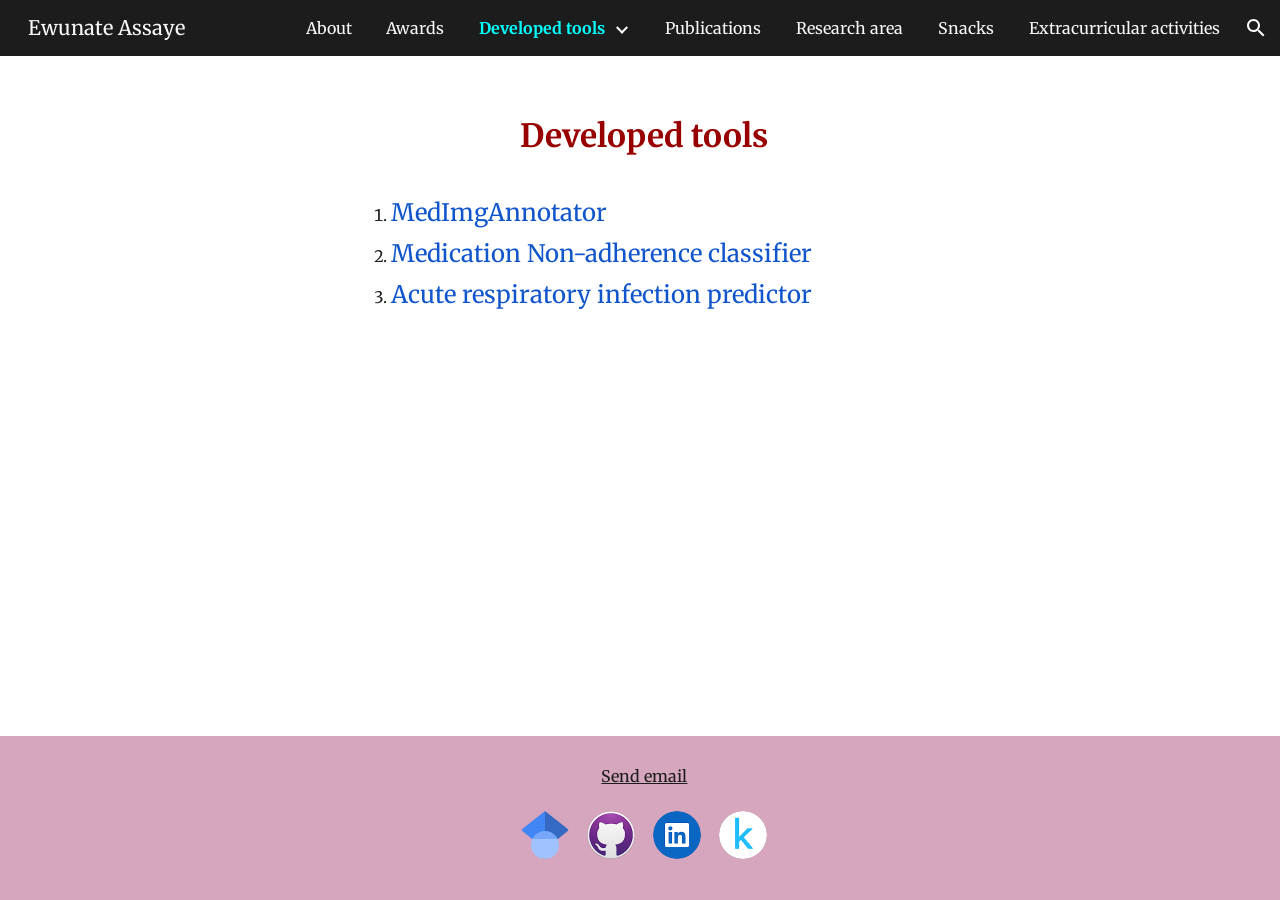
<file: developed-tools.html>
<!DOCTYPE html>
<html lang="en-US" itemscope itemtype="http://schema.org/WebPage">
  <head>
    <meta charset="utf-8">
    <meta name="google-site-verification" content="DNzeOyIBN3tMV3NE3XVi2rGsx4pCA0A5hlCcYGI1oqs" />
    <meta name="viewport" content="width=device-width, initial-scale=1">
    <meta http-equiv="X-UA-Compatible" content="IE=edge">
    <meta name="referrer" content="origin">
    <link rel="canonical" href="https://ewunateassaye.github.io/developed-tools.html">
    <meta name="author" content="Ewunate Assaye">
    <meta name="description" content="Ewunate Assaye - Developed tools">
    <link rel="icon" type="image/png" href="assets/images/favicon.png?v=2">
    <meta property="og:title" content="Ewunate Assaye - Developed tools">
    <meta property="og:type" content="website">
    <meta property="og:url" content="https://ewunateassaye.github.io/developed-tools.html">
    <meta property="og:description" content="Developed tools
    ">
    <meta itemprop="name" content="Ewunate Assaye - Developed tools">
    <meta itemprop="description" content="Developed tools
    ">
    <meta itemprop="url" content="https://ewunateassaye.github.io/developed-tools.html">
    <meta itemprop="thumbnailUrl" content="assets/images/about_01.jpg">
    <meta itemprop="image" content="assets/images/about_01.jpg">
    <meta itemprop="imageUrl" content="assets/images/about_01.jpg">
    <meta property="og:image" content="assets/images/about_01.jpg">
    <link href="https://fonts.googleapis.com/css?family=Google+Sans:400,500|Roboto:300,400,500,700|Source+Code+Pro:400,700&amp;display=swap" rel="stylesheet" nonce="9NDFjNPxQ42JYPuYyjcaWA">
    <link href="https://fonts.googleapis.com/css?family=Merriweather%3Ai%2Cbi%2C700%2C400&amp;display=swap" rel="stylesheet" nonce="9NDFjNPxQ42JYPuYyjcaWA">
    <style nonce="9NDFjNPxQ42JYPuYyjcaWA">@media only screen and (max-width: 479px){.puwcIf{font-size: 20.0pt;}}@media only screen and (min-width: 480px) and (max-width: 767px){.puwcIf{font-size: 22.0pt;}}@media only screen and (min-width: 768px) and (max-width: 1279px){.puwcIf{font-size: 24.0pt;}}@media only screen and (min-width: 1280px){.puwcIf{font-size: 24.0pt;}}@media only screen and (max-width: 479px){.jgG6ef{font-size: 17.0pt;}}@media only screen and (min-width: 480px) and (max-width: 767px){.jgG6ef{font-size: 17.0pt;}}@media only screen and (min-width: 768px) and (max-width: 1279px){.jgG6ef{font-size: 18.0pt;}}@media only screen and (min-width: 1280px){.jgG6ef{font-size: 18.0pt;}}</style>
    <link rel="stylesheet" href="assets/sites-ewunate.css" data-id="_cl" nonce="9NDFjNPxQ42JYPuYyjcaWA">

    <title>Ewunate Assaye - Developed tools</title>
    <style jsname="ptDGoc" nonce="9NDFjNPxQ42JYPuYyjcaWA">.htnAL{height: 27.0pt; font-size: 12.0pt; font-family: Merriweather; font-weight: 400; font-style: normal;}.QmpIrf{background-color: rgba(255,255,255,1); color: rgba(28,28,28,1); border-color: rgba(28,28,28,1);}.xkUom{background-color: rgba(0,0,0,0); color: rgba(28,28,28,1); border-color: rgba(28,28,28,1);}.KjwKmc{background-color: rgba(0,0,0,0); color: rgba(28,28,28,1); border-color: rgba(0,0,0,0);}.qeLZfd .QmpIrf{background-color: rgba(0,255,255,1); color: rgba(28,28,28,1); border-color: rgba(0,255,255,1);}.qeLZfd .xkUom{background-color: rgba(0,0,0,0); color: rgba(28,28,28,1); border-color: rgba(28,28,28,1);}.qeLZfd .KjwKmc{background-color: rgba(0,0,0,0); color: rgba(28,28,28,1); border-color: rgba(0,0,0,0);}.lQAHbd .QmpIrf{background-color: rgba(0,255,255,1); color: rgba(28,28,28,1); border-color: rgba(0,255,255,1);}.lQAHbd .xkUom{background-color: rgba(0,0,0,0); color: rgba(28,28,28,1); border-color: rgba(28,28,28,1);}.lQAHbd .KjwKmc{background-color: rgba(0,0,0,0); color: rgba(28,28,28,1); border-color: rgba(0,0,0,0);}.tpmmCb .QmpIrf{background-color: rgba(255,255,255,1); color: rgba(28,28,28,1); border-color: rgba(28,28,28,1);}.tpmmCb .xkUom{background-color: rgba(0,0,0,0); color: rgba(28,28,28,1); border-color: rgba(28,28,28,1);}.tpmmCb .KjwKmc{background-color: rgba(0,0,0,0); color: rgba(28,28,28,1); border-color: rgba(0,0,0,0);}.nyKByd .QmpIrf{background-color: rgba(0,255,255,1); color: rgba(28,28,28,1); border-color: rgba(0,255,255,1);}.nyKByd .xkUom{background-color: rgba(0,0,0,0); color: rgba(0,255,255,1); border-color: rgba(0,255,255,1);}.nyKByd .KjwKmc{background-color: rgba(0,0,0,0); color: rgba(0,255,255,1); border-color: rgba(0,0,0,0);}.iwQgFb{background-color: rgba(0,0,0,0.150000006); height: 2.0px; margin-top: 8.5px;}.qeLZfd .iwQgFb{background-color: rgba(0,0,0,0.150000006); height: 2.0px; margin-top: 8.5px;}.lQAHbd .iwQgFb{background-color: rgba(0,0,0,0.150000006); height: 2.0px; margin-top: 8.5px;}.CbiMKe{background-color: rgba(28,28,28,1);}.qeLZfd .CbiMKe{background-color: rgba(0,255,255,1);}.lQAHbd .CbiMKe{background-color: rgba(0,255,255,1);}.tpmmCb .CbiMKe{background-color: rgba(0,255,255,1);}.nyKByd .CbiMKe{background-color: rgba(0,255,255,1);}.PsKE7e{font-family: Merriweather;}.TlfmSc{font-family: Merriweather;}.Zjiec{font-family: Merriweather;}@media only screen and (max-width: 479px){.TlfmSc{font-size: 13.0pt;}}@media only screen and (min-width: 480px) and (max-width: 767px){.TlfmSc{font-size: 14.0pt;}}@media only screen and (min-width: 768px) and (max-width: 1279px){.TlfmSc{font-size: 15.0pt;}}@media only screen and (min-width: 1280px){.TlfmSc{font-size: 15.0pt;}}@media only screen and (max-width: 479px){.Zjiec{font-size: 16.0pt;}}@media only screen and (min-width: 480px) and (max-width: 767px){.Zjiec{font-size: 18.0pt;}}@media only screen and (min-width: 768px) and (max-width: 1279px){.Zjiec{font-size: 20.0pt;}}@media only screen and (min-width: 1280px){.Zjiec{font-size: 20.0pt;}}@media only screen and (max-width: 479px){.PsKE7e{font-size: 12.0pt;}}@media only screen and (min-width: 480px) and (max-width: 767px){.PsKE7e{font-size: 12.0pt;}}@media only screen and (min-width: 768px) and (max-width: 1279px){.PsKE7e{font-size: 12.0pt;}}@media only screen and (min-width: 1280px){.PsKE7e{font-size: 12.0pt;}}.hDrhEe{padding-top: 8.0px; padding-bottom: 8.0px;}.Zjiec{margin: 48px 32px 62px 48px;}.XMyrgf{margin: 48px 32px 0 48px;}.JzO0Vc{background-color: rgba(28,28,28,1);}.zDUgLc{background-color: rgba(28,28,28,1);}.eWDljc{background-color: rgba(28,28,28,1);}.wgxiMe{background-color: rgba(28,28,28,1);}.YSH9J{color: rgba(249,249,249,1);}.iWs3gf.chg4Jd:focus{background-color: rgba(249,249,249,0.1199999973);}.oNsfjf{color: rgba(249,249,249,1);}.YSH9J:not(.tCHXDc):not(.TlfmSc):not(.M9vuGd):hover{color: rgba(249,249,249,0.8199999928);}.oNsfjf:not(.tCHXDc):not(.Zjiec):not(.lhZOrc):hover{color: rgba(249,249,249,0.8199999928);}.GBy4H .YSH9J{color: rgba(249,249,249,1);}.GBy4H .iWs3gf.chg4Jd:focus{background-color: rgba(249,249,249,0.1199999973);}.GBy4H .PsKE7e.YSH9J:not(.M9vuGd):hover{color: rgba(249,249,249,0.8199999928);}.LBrwzc .YSH9J{color: rgba(28,28,28,1);}.LBrwzc .iWs3gf.chg4Jd:focus{background-color: rgba(28,28,28,0.1199999973);}.LBrwzc .PsKE7e.YSH9J:not(.M9vuGd):hover{color: rgba(28,28,28,0.8199999928);}.GBy4H .oNsfjf{color: rgba(249,249,249,1);}.GBy4H .PsKE7e.oNsfjf:not(.lhZOrc):hover{color: rgba(249,249,249,0.8199999928);}.LBrwzc .oNsfjf{color: rgba(28,28,28,1);}.LBrwzc .PsKE7e.oNsfjf:not(.lhZOrc):hover{color: rgba(28,28,28,0.8199999928);}.M9vuGd .aJHbb{color: rgba(0,255,255,1); font-weight: bold;}.GBy4H .M9vuGd .aJHbb{color: rgba(0,255,255,1); font-weight: bold;}.LBrwzc .M9vuGd .aJHbb{color: rgba(28,28,28,1); font-weight: bold;}.lhZOrc{background-color: rgba(0,255,255,1); color: rgba(28,28,28,1);}.lhZOrc{background-color: rgba(0,255,255,1); color: rgba(28,28,28,1);}.lhZOrc{background-color: rgba(0,234,234,1); color: rgba(28,28,28,1);}.LB7kq{padding-bottom: 56px; padding-top: 112px;}.qnVSj{color: rgba(28,28,28,1);}.zfr3Q{color: rgba(28,28,28,1);}.qeLZfd .qnVSj{color: rgba(28,28,28,1);}.qeLZfd .zfr3Q{color: rgba(28,28,28,1);}.lQAHbd .qnVSj{color: rgba(28,28,28,1);}.lQAHbd .zfr3Q{color: rgba(28,28,28,1);}.tpmmCb .qnVSj{color: rgba(28,28,28,1);}.tpmmCb .zfr3Q{color: rgba(28,28,28,1);}.nyKByd .qnVSj{color: rgba(249,249,249,1);}.nyKByd .zfr3Q{color: rgba(249,249,249,1);}.qLrapd{color: rgba(28,28,28,1);}.duRjpb{color: rgba(28,28,28,1);}.duRjpb .OUGEr{color: rgba(28,28,28,1);}.qeLZfd .qLrapd{color: rgba(152,0,0,1);}.qeLZfd .duRjpb{color: rgba(152,0,0,1);}.qeLZfd .duRjpb .OUGEr{color: rgba(152,0,0,1);}.lQAHbd .qLrapd{color: rgba(28,28,28,1);}.lQAHbd .duRjpb{color: rgba(28,28,28,1);}.lQAHbd .duRjpb .OUGEr{color: rgba(28,28,28,1);}.tpmmCb .qLrapd{color: rgba(28,28,28,1);}.tpmmCb .duRjpb{color: rgba(28,28,28,1);}.tpmmCb .duRjpb .OUGEr{color: rgba(28,28,28,1);}.nyKByd .qLrapd{color: rgba(249,249,249,1);}.nyKByd .duRjpb{color: rgba(249,249,249,1);}.nyKByd .duRjpb .OUGEr{color: rgba(249,249,249,1);}.aHM7ed{color: rgba(28,28,28,1);}.JYVBee{color: rgba(28,28,28,1);}.JYVBee .OUGEr{color: rgba(28,28,28,1);}.qeLZfd .aHM7ed{color: rgba(152,0,0,1);}.qeLZfd .JYVBee{color: rgba(152,0,0,1);}.qeLZfd .JYVBee .OUGEr{color: rgba(152,0,0,1);}.lQAHbd .aHM7ed{color: rgba(28,28,28,1);}.lQAHbd .JYVBee{color: rgba(28,28,28,1);}.lQAHbd .JYVBee .OUGEr{color: rgba(28,28,28,1);}.tpmmCb .aHM7ed{color: rgba(28,28,28,1);}.tpmmCb .JYVBee{color: rgba(28,28,28,1);}.tpmmCb .JYVBee .OUGEr{color: rgba(28,28,28,1);}.nyKByd .aHM7ed{color: rgba(249,249,249,1);}.nyKByd .JYVBee{color: rgba(249,249,249,1);}.nyKByd .JYVBee .OUGEr{color: rgba(249,249,249,1);}.NHD4Gf{color: rgba(28,28,28,1);}.OmQG5e{color: rgba(28,28,28,1);}.OmQG5e .OUGEr{color: rgba(28,28,28,1);}.qeLZfd .NHD4Gf{color: rgba(152,0,0,1);}.qeLZfd .OmQG5e{color: rgba(152,0,0,1);}.qeLZfd .OmQG5e .OUGEr{color: rgba(152,0,0,1);}.lQAHbd .NHD4Gf{color: rgba(28,28,28,1);}.lQAHbd .OmQG5e{color: rgba(28,28,28,1);}.lQAHbd .OmQG5e .OUGEr{color: rgba(28,28,28,1);}.tpmmCb .NHD4Gf{color: rgba(28,28,28,1);}.tpmmCb .OmQG5e{color: rgba(28,28,28,1);}.tpmmCb .OmQG5e .OUGEr{color: rgba(28,28,28,1);}.nyKByd .NHD4Gf{color: rgba(249,249,249,1);}.nyKByd .OmQG5e{color: rgba(249,249,249,1);}.nyKByd .OmQG5e .OUGEr{color: rgba(249,249,249,1);}.Glwbz{color: rgba(28,28,28,1);}.TMjjoe{color: rgba(28,28,28,1);}.qeLZfd .Glwbz{color: rgba(28,28,28,1);}.qeLZfd .TMjjoe{color: rgba(28,28,28,1);}.lQAHbd .Glwbz{color: rgba(28,28,28,1);}.lQAHbd .TMjjoe{color: rgba(28,28,28,1);}.tpmmCb .Glwbz{color: rgba(28,28,28,1);}.tpmmCb .TMjjoe{color: rgba(28,28,28,1);}.nyKByd .Glwbz{color: rgba(249,249,249,1);}.nyKByd .TMjjoe{color: rgba(249,249,249,1);}.aw5Odc{color: rgba(28,28,28,1);}a.chg4Jd:focus{box-shadow: 0 0 0 2px rgba(255, 255, 255, 0.8), 0 0 0 4px rgba(28, 28, 28, 1);}.htnAL:focus-within{box-shadow: 0 0 0 2px rgba(255, 255, 255, 0.8), 0 0 0 4px rgba(28, 28, 28, 1);}.qeLZfd .aw5Odc{color: rgba(28,28,28,1);}.qeLZfd a.chg4Jd:focus{box-shadow: 0 0 0 2px rgba(255, 255, 255, 0.8), 0 0 0 4px rgba(28, 28, 28, 1);}.qeLZfd .htnAL:focus-within{box-shadow: 0 0 0 2px rgba(255, 255, 255, 0.8), 0 0 0 4px rgba(28, 28, 28, 1);}.lQAHbd .aw5Odc{color: rgba(28,28,28,1);}.lQAHbd a.chg4Jd:focus{box-shadow: 0 0 0 2px rgba(255, 255, 255, 0.8), 0 0 0 4px rgba(28, 28, 28, 1);}.lQAHbd .htnAL:focus-within{box-shadow: 0 0 0 2px rgba(255, 255, 255, 0.8), 0 0 0 4px rgba(28, 28, 28, 1);}.tpmmCb .aw5Odc{color: rgba(28,28,28,1);}.tpmmCb a.chg4Jd:focus{box-shadow: 0 0 0 2px rgba(255, 255, 255, 0.8), 0 0 0 4px rgba(28, 28, 28, 1);}.tpmmCb .htnAL:focus-within{box-shadow: 0 0 0 2px rgba(255, 255, 255, 0.8), 0 0 0 4px rgba(28, 28, 28, 1);}.nyKByd .aw5Odc{color: rgba(249,249,249,1);}.nyKByd a.chg4Jd:focus{box-shadow: 0 0 0 2px rgba(255, 255, 255, 0.8), 0 0 0 4px rgba(249, 249, 249, 1);}.nyKByd .htnAL:focus-within{box-shadow: 0 0 0 2px rgba(255, 255, 255, 0.8), 0 0 0 4px rgba(249, 249, 249, 1);}.ImnMyf{color: rgba(28,28,28,1);}.Vs12Bd{color: rgba(28,28,28,1);}.S5d9Rd{color: rgba(28,28,28,1);}.yaqOZd:before{display: block; background-color: rgba(255,255,255,1);}.yaqOZd.qeLZfd:before{display: block; background-color: rgba(74,134,232,1);}.yaqOZd.lQAHbd:before{display: block; background-color: rgba(213,166,189,1);}.O13XJf{height: 340px;}.nyKByd .Wew9ke{fill: rgba(255,255,255,1);}.tpmmCb .Wew9ke{fill: rgba(0,0,0,0.5400000215);}@media only screen and (max-width: 479px){.O13XJf{height: 250px;}}.SBrW1{height: 430px;}.M63kCb{background-color: rgba(255,255,255,1);}.xgQ6eb{background-color: rgba(255,255,255,1);}.mtsG9b{background-color: rgba(0,0,0,0.0299999993); outline-color: rgba(0,0,0,0.1000000015);}.qeLZfd .mtsG9b{background-color: rgba(0,0,0,0.0299999993); outline-color: rgba(0,0,0,0.1000000015);}.lQAHbd .mtsG9b{background-color: rgba(0,0,0,0.0299999993); outline-color: rgba(0,0,0,0.1000000015);}.Mt0nFe{border-color: rgba(0,0,0,0.1000000015);}.qeLZfd .Mt0nFe{border-color: rgba(0,0,0,0.1000000015);}.lQAHbd .Mt0nFe{border-color: rgba(0,0,0,0.1000000015);}.ImnMyf{background-color: rgba(255,255,255,1);}.Vs12Bd{background-color: rgba(74,134,232,1);}.S5d9Rd{background-color: rgba(213,166,189,1);}.Wwnuce:not(.zX62Be){color: rgba(0,0,0,0.5400000215); fill: rgba(0,0,0,0.5400000215);}.qeLZfd .Wwnuce:not(.zX62Be){color: rgba(0,0,0,0.5400000215); fill: rgba(0,0,0,0.5400000215);}.lQAHbd .Wwnuce:not(.zX62Be){color: rgba(0,0,0,0.5400000215); fill: rgba(0,0,0,0.5400000215);}.tpmmCb .Wwnuce:not(.zX62Be){color: rgba(0,0,0,0.5400000215); fill: rgba(0,0,0,0.5400000215);}.nyKByd .Wwnuce:not(.zX62Be){color: rgba(255,255,255,0.3199999928); fill: rgba(255,255,255,0.3199999928);}.yaqOZd.O13XJf:before{background-color: rgba(0,255,255,1);}.CMArNe{background-color: rgba(0,255,255,1);}@media only screen and (min-width: 768px){.yaqOZd:not(.LB7kq):not(.WxWicb){padding-top: 1.5rem; padding-bottom: 1.5rem;}}.j5pSsc{padding-left: 5px; padding-right: 5px;}.ZcASvf-AhqUyc-R6PoUb.SQVYQc .QjXeod{padding-top: 30.0%;}.ZcASvf-AhqUyc-R6PoUb.SQVYQc .KpytNd{width: 15.0%;}@media only screen{.ZcASvf-AhqUyc-R6PoUb.SQVYQc .LkDMRd{padding-left: 15.0%; padding-right: 15.0%;}}@media only screen{.ZcASvf-AhqUyc-R6PoUb.pdLmec .thH0zb{padding-left: 15.0%; padding-right: 15.0%;}}@media only screen{.ZcASvf-AhqUyc-R6PoUb .JFjBQd{left: -17.647058823529413%; right: -17.647058823529413%;}}@media only screen{.ZcASvf-AhqUyc-R6PoUb .JFjBQd .RQS9hb{left: 30.0%; width: 40.0%;}}.Ktthjf-AhqUyc-R6PoUb.SQVYQc .QjXeod{padding-top: 30.0%;}.Ktthjf-AhqUyc-R6PoUb.SQVYQc .KpytNd{width: 15.0%;}@media only screen and (min-width: 480px){.Ktthjf-AhqUyc-R6PoUb.SQVYQc .LkDMRd{padding-left: 15.0%; padding-right: 15.0%;}}@media only screen and (min-width: 480px){.Ktthjf-AhqUyc-R6PoUb.pdLmec .thH0zb{padding-left: 15.0%; padding-right: 15.0%;}}@media only screen and (min-width: 480px){.Ktthjf-AhqUyc-R6PoUb .JFjBQd{left: -17.647058823529413%; right: -17.647058823529413%;}}@media only screen and (min-width: 480px){.Ktthjf-AhqUyc-R6PoUb .JFjBQd .RQS9hb{left: 30.0%; width: 40.0%;}}.Ft7HRd-AhqUyc-R6PoUb.SQVYQc .QjXeod{padding-top: 30.0%;}.Ft7HRd-AhqUyc-R6PoUb.SQVYQc .KpytNd{width: 15.0%;}@media only screen and (min-width: 768px){.Ft7HRd-AhqUyc-R6PoUb.SQVYQc .LkDMRd{padding-left: 15.0%; padding-right: 15.0%;}}@media only screen and (min-width: 768px){.Ft7HRd-AhqUyc-R6PoUb.pdLmec .thH0zb{padding-left: 15.0%; padding-right: 15.0%;}}@media only screen and (min-width: 768px){.Ft7HRd-AhqUyc-R6PoUb .JFjBQd{left: -17.647058823529413%; right: -17.647058823529413%;}}@media only screen and (min-width: 768px){.Ft7HRd-AhqUyc-R6PoUb .JFjBQd .RQS9hb{left: 30.0%; width: 40.0%;}}.ZcASvf-AhqUyc-ibL1re.SQVYQc .QjXeod{padding-top: 15.0%;}.ZcASvf-AhqUyc-ibL1re.SQVYQc .KpytNd{width: 7.5%;}@media only screen{.ZcASvf-AhqUyc-ibL1re.SQVYQc .LkDMRd{padding-left: 7.5%; padding-right: 7.5%;}}@media only screen{.ZcASvf-AhqUyc-ibL1re.pdLmec .thH0zb{padding-left: 7.5%; padding-right: 7.5%;}}@media only screen{.ZcASvf-AhqUyc-ibL1re .JFjBQd{left: -8.108108108108107%; right: -8.108108108108107%;}}@media only screen{.ZcASvf-AhqUyc-ibL1re .JFjBQd .RQS9hb{left: 15.0%; width: 70.0%;}}.Ktthjf-AhqUyc-ibL1re.SQVYQc .QjXeod{padding-top: 15.0%;}.Ktthjf-AhqUyc-ibL1re.SQVYQc .KpytNd{width: 7.5%;}@media only screen and (min-width: 480px){.Ktthjf-AhqUyc-ibL1re.SQVYQc .LkDMRd{padding-left: 7.5%; padding-right: 7.5%;}}@media only screen and (min-width: 480px){.Ktthjf-AhqUyc-ibL1re.pdLmec .thH0zb{padding-left: 7.5%; padding-right: 7.5%;}}@media only screen and (min-width: 480px){.Ktthjf-AhqUyc-ibL1re .JFjBQd{left: -8.108108108108107%; right: -8.108108108108107%;}}@media only screen and (min-width: 480px){.Ktthjf-AhqUyc-ibL1re .JFjBQd .RQS9hb{left: 15.0%; width: 70.0%;}}.Ft7HRd-AhqUyc-ibL1re.SQVYQc .QjXeod{padding-top: 15.0%;}.Ft7HRd-AhqUyc-ibL1re.SQVYQc .KpytNd{width: 7.5%;}@media only screen and (min-width: 768px){.Ft7HRd-AhqUyc-ibL1re.SQVYQc .LkDMRd{padding-left: 7.5%; padding-right: 7.5%;}}@media only screen and (min-width: 768px){.Ft7HRd-AhqUyc-ibL1re.pdLmec .thH0zb{padding-left: 7.5%; padding-right: 7.5%;}}@media only screen and (min-width: 768px){.Ft7HRd-AhqUyc-ibL1re .JFjBQd{left: -8.108108108108107%; right: -8.108108108108107%;}}@media only screen and (min-width: 768px){.Ft7HRd-AhqUyc-ibL1re .JFjBQd .RQS9hb{left: 15.0%; width: 70.0%;}}.ZcASvf-AhqUyc-c5RTEf.SQVYQc .QjXeod{padding-top: 10.0%;}.ZcASvf-AhqUyc-c5RTEf.SQVYQc .KpytNd{width: 5.0%;}@media only screen{.ZcASvf-AhqUyc-c5RTEf.SQVYQc .LkDMRd{padding-left: 5.0%; padding-right: 5.0%;}}@media only screen{.ZcASvf-AhqUyc-c5RTEf.pdLmec .thH0zb{padding-left: 5.0%; padding-right: 5.0%;}}@media only screen{.ZcASvf-AhqUyc-c5RTEf .JFjBQd{left: -5.263157894736842%; right: -5.263157894736842%;}}@media only screen{.ZcASvf-AhqUyc-c5RTEf .JFjBQd .RQS9hb{left: 10.0%; width: 80.0%;}}.Ktthjf-AhqUyc-c5RTEf.SQVYQc .QjXeod{padding-top: 10.0%;}.Ktthjf-AhqUyc-c5RTEf.SQVYQc .KpytNd{width: 5.0%;}@media only screen and (min-width: 480px){.Ktthjf-AhqUyc-c5RTEf.SQVYQc .LkDMRd{padding-left: 5.0%; padding-right: 5.0%;}}@media only screen and (min-width: 480px){.Ktthjf-AhqUyc-c5RTEf.pdLmec .thH0zb{padding-left: 5.0%; padding-right: 5.0%;}}@media only screen and (min-width: 480px){.Ktthjf-AhqUyc-c5RTEf .JFjBQd{left: -5.263157894736842%; right: -5.263157894736842%;}}@media only screen and (min-width: 480px){.Ktthjf-AhqUyc-c5RTEf .JFjBQd .RQS9hb{left: 10.0%; width: 80.0%;}}.Ft7HRd-AhqUyc-c5RTEf.SQVYQc .QjXeod{padding-top: 10.0%;}.Ft7HRd-AhqUyc-c5RTEf.SQVYQc .KpytNd{width: 5.0%;}@media only screen and (min-width: 768px){.Ft7HRd-AhqUyc-c5RTEf.SQVYQc .LkDMRd{padding-left: 5.0%; padding-right: 5.0%;}}@media only screen and (min-width: 768px){.Ft7HRd-AhqUyc-c5RTEf.pdLmec .thH0zb{padding-left: 5.0%; padding-right: 5.0%;}}@media only screen and (min-width: 768px){.Ft7HRd-AhqUyc-c5RTEf .JFjBQd{left: -5.263157894736842%; right: -5.263157894736842%;}}@media only screen and (min-width: 768px){.Ft7HRd-AhqUyc-c5RTEf .JFjBQd .RQS9hb{left: 10.0%; width: 80.0%;}}.ZcASvf-AhqUyc-II5mzb.SQVYQc .QjXeod{padding-top: 7.5%;}.ZcASvf-AhqUyc-II5mzb.SQVYQc .KpytNd{width: 3.75%;}@media only screen{.ZcASvf-AhqUyc-II5mzb.SQVYQc .LkDMRd{padding-left: 3.75%; padding-right: 3.75%;}}@media only screen{.ZcASvf-AhqUyc-II5mzb.pdLmec .thH0zb{padding-left: 3.75%; padding-right: 3.75%;}}@media only screen{.ZcASvf-AhqUyc-II5mzb .JFjBQd{left: -3.896103896103896%; right: -3.896103896103896%;}}@media only screen{.ZcASvf-AhqUyc-II5mzb .JFjBQd .RQS9hb{left: 7.5%; width: 85.0%;}}.Ktthjf-AhqUyc-II5mzb.SQVYQc .QjXeod{padding-top: 7.5%;}.Ktthjf-AhqUyc-II5mzb.SQVYQc .KpytNd{width: 3.75%;}@media only screen and (min-width: 480px){.Ktthjf-AhqUyc-II5mzb.SQVYQc .LkDMRd{padding-left: 3.75%; padding-right: 3.75%;}}@media only screen and (min-width: 480px){.Ktthjf-AhqUyc-II5mzb.pdLmec .thH0zb{padding-left: 3.75%; padding-right: 3.75%;}}@media only screen and (min-width: 480px){.Ktthjf-AhqUyc-II5mzb .JFjBQd{left: -3.896103896103896%; right: -3.896103896103896%;}}@media only screen and (min-width: 480px){.Ktthjf-AhqUyc-II5mzb .JFjBQd .RQS9hb{left: 7.5%; width: 85.0%;}}.Ft7HRd-AhqUyc-II5mzb.SQVYQc .QjXeod{padding-top: 7.5%;}.Ft7HRd-AhqUyc-II5mzb.SQVYQc .KpytNd{width: 3.75%;}@media only screen and (min-width: 768px){.Ft7HRd-AhqUyc-II5mzb.SQVYQc .LkDMRd{padding-left: 3.75%; padding-right: 3.75%;}}@media only screen and (min-width: 768px){.Ft7HRd-AhqUyc-II5mzb.pdLmec .thH0zb{padding-left: 3.75%; padding-right: 3.75%;}}@media only screen and (min-width: 768px){.Ft7HRd-AhqUyc-II5mzb .JFjBQd{left: -3.896103896103896%; right: -3.896103896103896%;}}@media only screen and (min-width: 768px){.Ft7HRd-AhqUyc-II5mzb .JFjBQd .RQS9hb{left: 7.5%; width: 85.0%;}}.ZcASvf-AhqUyc-wNfPc.SQVYQc .QjXeod{padding-top: 6.0%;}.ZcASvf-AhqUyc-wNfPc.SQVYQc .KpytNd{width: 3.0%;}@media only screen{.ZcASvf-AhqUyc-wNfPc.SQVYQc .LkDMRd{padding-left: 3.0%; padding-right: 3.0%;}}@media only screen{.ZcASvf-AhqUyc-wNfPc.pdLmec .thH0zb{padding-left: 3.0%; padding-right: 3.0%;}}@media only screen{.ZcASvf-AhqUyc-wNfPc .JFjBQd{left: -3.0927835051546393%; right: -3.0927835051546393%;}}@media only screen{.ZcASvf-AhqUyc-wNfPc .JFjBQd .RQS9hb{left: 6.0%; width: 88.0%;}}.Ktthjf-AhqUyc-wNfPc.SQVYQc .QjXeod{padding-top: 6.0%;}.Ktthjf-AhqUyc-wNfPc.SQVYQc .KpytNd{width: 3.0%;}@media only screen and (min-width: 480px){.Ktthjf-AhqUyc-wNfPc.SQVYQc .LkDMRd{padding-left: 3.0%; padding-right: 3.0%;}}@media only screen and (min-width: 480px){.Ktthjf-AhqUyc-wNfPc.pdLmec .thH0zb{padding-left: 3.0%; padding-right: 3.0%;}}@media only screen and (min-width: 480px){.Ktthjf-AhqUyc-wNfPc .JFjBQd{left: -3.0927835051546393%; right: -3.0927835051546393%;}}@media only screen and (min-width: 480px){.Ktthjf-AhqUyc-wNfPc .JFjBQd .RQS9hb{left: 6.0%; width: 88.0%;}}.Ft7HRd-AhqUyc-wNfPc.SQVYQc .QjXeod{padding-top: 6.0%;}.Ft7HRd-AhqUyc-wNfPc.SQVYQc .KpytNd{width: 3.0%;}@media only screen and (min-width: 768px){.Ft7HRd-AhqUyc-wNfPc.SQVYQc .LkDMRd{padding-left: 3.0%; padding-right: 3.0%;}}@media only screen and (min-width: 768px){.Ft7HRd-AhqUyc-wNfPc.pdLmec .thH0zb{padding-left: 3.0%; padding-right: 3.0%;}}@media only screen and (min-width: 768px){.Ft7HRd-AhqUyc-wNfPc .JFjBQd{left: -3.0927835051546393%; right: -3.0927835051546393%;}}@media only screen and (min-width: 768px){.Ft7HRd-AhqUyc-wNfPc .JFjBQd .RQS9hb{left: 6.0%; width: 88.0%;}}.ZcASvf-AhqUyc-qWD73c.SQVYQc .QjXeod{padding-top: 5.0%;}.ZcASvf-AhqUyc-qWD73c.SQVYQc .KpytNd{width: 2.5%;}@media only screen{.ZcASvf-AhqUyc-qWD73c.SQVYQc .LkDMRd{padding-left: 2.5%; padding-right: 2.5%;}}@media only screen{.ZcASvf-AhqUyc-qWD73c.pdLmec .thH0zb{padding-left: 2.5%; padding-right: 2.5%;}}@media only screen{.ZcASvf-AhqUyc-qWD73c .JFjBQd{left: -2.5641025641025643%; right: -2.5641025641025643%;}}@media only screen{.ZcASvf-AhqUyc-qWD73c .JFjBQd .RQS9hb{left: 5.0%; width: 90.0%;}}.Ktthjf-AhqUyc-qWD73c.SQVYQc .QjXeod{padding-top: 5.0%;}.Ktthjf-AhqUyc-qWD73c.SQVYQc .KpytNd{width: 2.5%;}@media only screen and (min-width: 480px){.Ktthjf-AhqUyc-qWD73c.SQVYQc .LkDMRd{padding-left: 2.5%; padding-right: 2.5%;}}@media only screen and (min-width: 480px){.Ktthjf-AhqUyc-qWD73c.pdLmec .thH0zb{padding-left: 2.5%; padding-right: 2.5%;}}@media only screen and (min-width: 480px){.Ktthjf-AhqUyc-qWD73c .JFjBQd{left: -2.5641025641025643%; right: -2.5641025641025643%;}}@media only screen and (min-width: 480px){.Ktthjf-AhqUyc-qWD73c .JFjBQd .RQS9hb{left: 5.0%; width: 90.0%;}}.Ft7HRd-AhqUyc-qWD73c.SQVYQc .QjXeod{padding-top: 5.0%;}.Ft7HRd-AhqUyc-qWD73c.SQVYQc .KpytNd{width: 2.5%;}@media only screen and (min-width: 768px){.Ft7HRd-AhqUyc-qWD73c.SQVYQc .LkDMRd{padding-left: 2.5%; padding-right: 2.5%;}}@media only screen and (min-width: 768px){.Ft7HRd-AhqUyc-qWD73c.pdLmec .thH0zb{padding-left: 2.5%; padding-right: 2.5%;}}@media only screen and (min-width: 768px){.Ft7HRd-AhqUyc-qWD73c .JFjBQd{left: -2.5641025641025643%; right: -2.5641025641025643%;}}@media only screen and (min-width: 768px){.Ft7HRd-AhqUyc-qWD73c .JFjBQd .RQS9hb{left: 5.0%; width: 90.0%;}}.ZcASvf-AhqUyc-OwsYgb.SQVYQc .QjXeod{padding-top: 4.285714285714286%;}.ZcASvf-AhqUyc-OwsYgb.SQVYQc .KpytNd{width: 2.142857142857143%;}@media only screen{.ZcASvf-AhqUyc-OwsYgb.SQVYQc .LkDMRd{padding-left: 2.142857142857143%; padding-right: 2.142857142857143%;}}@media only screen{.ZcASvf-AhqUyc-OwsYgb.pdLmec .thH0zb{padding-left: 2.142857142857143%; padding-right: 2.142857142857143%;}}@media only screen{.ZcASvf-AhqUyc-OwsYgb .JFjBQd{left: -2.18978102189781%; right: -2.18978102189781%;}}@media only screen{.ZcASvf-AhqUyc-OwsYgb .JFjBQd .RQS9hb{left: 4.285714285714286%; width: 91.42857142857143%;}}.Ktthjf-AhqUyc-OwsYgb.SQVYQc .QjXeod{padding-top: 4.285714285714286%;}.Ktthjf-AhqUyc-OwsYgb.SQVYQc .KpytNd{width: 2.142857142857143%;}@media only screen and (min-width: 480px){.Ktthjf-AhqUyc-OwsYgb.SQVYQc .LkDMRd{padding-left: 2.142857142857143%; padding-right: 2.142857142857143%;}}@media only screen and (min-width: 480px){.Ktthjf-AhqUyc-OwsYgb.pdLmec .thH0zb{padding-left: 2.142857142857143%; padding-right: 2.142857142857143%;}}@media only screen and (min-width: 480px){.Ktthjf-AhqUyc-OwsYgb .JFjBQd{left: -2.18978102189781%; right: -2.18978102189781%;}}@media only screen and (min-width: 480px){.Ktthjf-AhqUyc-OwsYgb .JFjBQd .RQS9hb{left: 4.285714285714286%; width: 91.42857142857143%;}}.Ft7HRd-AhqUyc-OwsYgb.SQVYQc .QjXeod{padding-top: 4.285714285714286%;}.Ft7HRd-AhqUyc-OwsYgb.SQVYQc .KpytNd{width: 2.142857142857143%;}@media only screen and (min-width: 768px){.Ft7HRd-AhqUyc-OwsYgb.SQVYQc .LkDMRd{padding-left: 2.142857142857143%; padding-right: 2.142857142857143%;}}@media only screen and (min-width: 768px){.Ft7HRd-AhqUyc-OwsYgb.pdLmec .thH0zb{padding-left: 2.142857142857143%; padding-right: 2.142857142857143%;}}@media only screen and (min-width: 768px){.Ft7HRd-AhqUyc-OwsYgb .JFjBQd{left: -2.18978102189781%; right: -2.18978102189781%;}}@media only screen and (min-width: 768px){.Ft7HRd-AhqUyc-OwsYgb .JFjBQd .RQS9hb{left: 4.285714285714286%; width: 91.42857142857143%;}}.ZcASvf-AhqUyc-OiUrBf.SQVYQc .QjXeod{padding-top: 3.75%;}.ZcASvf-AhqUyc-OiUrBf.SQVYQc .KpytNd{width: 1.875%;}@media only screen{.ZcASvf-AhqUyc-OiUrBf.SQVYQc .LkDMRd{padding-left: 1.875%; padding-right: 1.875%;}}@media only screen{.ZcASvf-AhqUyc-OiUrBf.pdLmec .thH0zb{padding-left: 1.875%; padding-right: 1.875%;}}@media only screen{.ZcASvf-AhqUyc-OiUrBf .JFjBQd{left: -1.910828025477707%; right: -1.910828025477707%;}}@media only screen{.ZcASvf-AhqUyc-OiUrBf .JFjBQd .RQS9hb{left: 3.75%; width: 92.5%;}}.Ktthjf-AhqUyc-OiUrBf.SQVYQc .QjXeod{padding-top: 3.75%;}.Ktthjf-AhqUyc-OiUrBf.SQVYQc .KpytNd{width: 1.875%;}@media only screen and (min-width: 480px){.Ktthjf-AhqUyc-OiUrBf.SQVYQc .LkDMRd{padding-left: 1.875%; padding-right: 1.875%;}}@media only screen and (min-width: 480px){.Ktthjf-AhqUyc-OiUrBf.pdLmec .thH0zb{padding-left: 1.875%; padding-right: 1.875%;}}@media only screen and (min-width: 480px){.Ktthjf-AhqUyc-OiUrBf .JFjBQd{left: -1.910828025477707%; right: -1.910828025477707%;}}@media only screen and (min-width: 480px){.Ktthjf-AhqUyc-OiUrBf .JFjBQd .RQS9hb{left: 3.75%; width: 92.5%;}}.Ft7HRd-AhqUyc-OiUrBf.SQVYQc .QjXeod{padding-top: 3.75%;}.Ft7HRd-AhqUyc-OiUrBf.SQVYQc .KpytNd{width: 1.875%;}@media only screen and (min-width: 768px){.Ft7HRd-AhqUyc-OiUrBf.SQVYQc .LkDMRd{padding-left: 1.875%; padding-right: 1.875%;}}@media only screen and (min-width: 768px){.Ft7HRd-AhqUyc-OiUrBf.pdLmec .thH0zb{padding-left: 1.875%; padding-right: 1.875%;}}@media only screen and (min-width: 768px){.Ft7HRd-AhqUyc-OiUrBf .JFjBQd{left: -1.910828025477707%; right: -1.910828025477707%;}}@media only screen and (min-width: 768px){.Ft7HRd-AhqUyc-OiUrBf .JFjBQd .RQS9hb{left: 3.75%; width: 92.5%;}}.ZcASvf-AhqUyc-Clt0zb.SQVYQc .QjXeod{padding-top: 3.3333333333333335%;}.ZcASvf-AhqUyc-Clt0zb.SQVYQc .KpytNd{width: 1.6666666666666667%;}@media only screen{.ZcASvf-AhqUyc-Clt0zb.SQVYQc .LkDMRd{padding-left: 1.6666666666666667%; padding-right: 1.6666666666666667%;}}@media only screen{.ZcASvf-AhqUyc-Clt0zb.pdLmec .thH0zb{padding-left: 1.6666666666666667%; padding-right: 1.6666666666666667%;}}@media only screen{.ZcASvf-AhqUyc-Clt0zb .JFjBQd{left: -1.6949152542372883%; right: -1.6949152542372883%;}}@media only screen{.ZcASvf-AhqUyc-Clt0zb .JFjBQd .RQS9hb{left: 3.3333333333333335%; width: 93.33333333333333%;}}.Ktthjf-AhqUyc-Clt0zb.SQVYQc .QjXeod{padding-top: 3.3333333333333335%;}.Ktthjf-AhqUyc-Clt0zb.SQVYQc .KpytNd{width: 1.6666666666666667%;}@media only screen and (min-width: 480px){.Ktthjf-AhqUyc-Clt0zb.SQVYQc .LkDMRd{padding-left: 1.6666666666666667%; padding-right: 1.6666666666666667%;}}@media only screen and (min-width: 480px){.Ktthjf-AhqUyc-Clt0zb.pdLmec .thH0zb{padding-left: 1.6666666666666667%; padding-right: 1.6666666666666667%;}}@media only screen and (min-width: 480px){.Ktthjf-AhqUyc-Clt0zb .JFjBQd{left: -1.6949152542372883%; right: -1.6949152542372883%;}}@media only screen and (min-width: 480px){.Ktthjf-AhqUyc-Clt0zb .JFjBQd .RQS9hb{left: 3.3333333333333335%; width: 93.33333333333333%;}}.Ft7HRd-AhqUyc-Clt0zb.SQVYQc .QjXeod{padding-top: 3.3333333333333335%;}.Ft7HRd-AhqUyc-Clt0zb.SQVYQc .KpytNd{width: 1.6666666666666667%;}@media only screen and (min-width: 768px){.Ft7HRd-AhqUyc-Clt0zb.SQVYQc .LkDMRd{padding-left: 1.6666666666666667%; padding-right: 1.6666666666666667%;}}@media only screen and (min-width: 768px){.Ft7HRd-AhqUyc-Clt0zb.pdLmec .thH0zb{padding-left: 1.6666666666666667%; padding-right: 1.6666666666666667%;}}@media only screen and (min-width: 768px){.Ft7HRd-AhqUyc-Clt0zb .JFjBQd{left: -1.6949152542372883%; right: -1.6949152542372883%;}}@media only screen and (min-width: 768px){.Ft7HRd-AhqUyc-Clt0zb .JFjBQd .RQS9hb{left: 3.3333333333333335%; width: 93.33333333333333%;}}.ZcASvf-AhqUyc-EehZO.SQVYQc .QjXeod{padding-top: 3.0%;}.ZcASvf-AhqUyc-EehZO.SQVYQc .KpytNd{width: 1.5%;}@media only screen{.ZcASvf-AhqUyc-EehZO.SQVYQc .LkDMRd{padding-left: 1.5%; padding-right: 1.5%;}}@media only screen{.ZcASvf-AhqUyc-EehZO.pdLmec .thH0zb{padding-left: 1.5%; padding-right: 1.5%;}}@media only screen{.ZcASvf-AhqUyc-EehZO .JFjBQd{left: -1.5228426395939088%; right: -1.5228426395939088%;}}@media only screen{.ZcASvf-AhqUyc-EehZO .JFjBQd .RQS9hb{left: 3.0%; width: 94.0%;}}.Ktthjf-AhqUyc-EehZO.SQVYQc .QjXeod{padding-top: 3.0%;}.Ktthjf-AhqUyc-EehZO.SQVYQc .KpytNd{width: 1.5%;}@media only screen and (min-width: 480px){.Ktthjf-AhqUyc-EehZO.SQVYQc .LkDMRd{padding-left: 1.5%; padding-right: 1.5%;}}@media only screen and (min-width: 480px){.Ktthjf-AhqUyc-EehZO.pdLmec .thH0zb{padding-left: 1.5%; padding-right: 1.5%;}}@media only screen and (min-width: 480px){.Ktthjf-AhqUyc-EehZO .JFjBQd{left: -1.5228426395939088%; right: -1.5228426395939088%;}}@media only screen and (min-width: 480px){.Ktthjf-AhqUyc-EehZO .JFjBQd .RQS9hb{left: 3.0%; width: 94.0%;}}.Ft7HRd-AhqUyc-EehZO.SQVYQc .QjXeod{padding-top: 3.0%;}.Ft7HRd-AhqUyc-EehZO.SQVYQc .KpytNd{width: 1.5%;}@media only screen and (min-width: 768px){.Ft7HRd-AhqUyc-EehZO.SQVYQc .LkDMRd{padding-left: 1.5%; padding-right: 1.5%;}}@media only screen and (min-width: 768px){.Ft7HRd-AhqUyc-EehZO.pdLmec .thH0zb{padding-left: 1.5%; padding-right: 1.5%;}}@media only screen and (min-width: 768px){.Ft7HRd-AhqUyc-EehZO .JFjBQd{left: -1.5228426395939088%; right: -1.5228426395939088%;}}@media only screen and (min-width: 768px){.Ft7HRd-AhqUyc-EehZO .JFjBQd .RQS9hb{left: 3.0%; width: 94.0%;}}.ZcASvf-AhqUyc-zQtlcf.SQVYQc .QjXeod{padding-top: 2.727272727272727%;}.ZcASvf-AhqUyc-zQtlcf.SQVYQc .KpytNd{width: 1.3636363636363635%;}@media only screen{.ZcASvf-AhqUyc-zQtlcf.SQVYQc .LkDMRd{padding-left: 1.3636363636363635%; padding-right: 1.3636363636363635%;}}@media only screen{.ZcASvf-AhqUyc-zQtlcf.pdLmec .thH0zb{padding-left: 1.3636363636363635%; padding-right: 1.3636363636363635%;}}@media only screen{.ZcASvf-AhqUyc-zQtlcf .JFjBQd{left: -1.3824884792626728%; right: -1.3824884792626728%;}}@media only screen{.ZcASvf-AhqUyc-zQtlcf .JFjBQd .RQS9hb{left: 2.727272727272727%; width: 94.54545454545455%;}}.Ktthjf-AhqUyc-zQtlcf.SQVYQc .QjXeod{padding-top: 2.727272727272727%;}.Ktthjf-AhqUyc-zQtlcf.SQVYQc .KpytNd{width: 1.3636363636363635%;}@media only screen and (min-width: 480px){.Ktthjf-AhqUyc-zQtlcf.SQVYQc .LkDMRd{padding-left: 1.3636363636363635%; padding-right: 1.3636363636363635%;}}@media only screen and (min-width: 480px){.Ktthjf-AhqUyc-zQtlcf.pdLmec .thH0zb{padding-left: 1.3636363636363635%; padding-right: 1.3636363636363635%;}}@media only screen and (min-width: 480px){.Ktthjf-AhqUyc-zQtlcf .JFjBQd{left: -1.3824884792626728%; right: -1.3824884792626728%;}}@media only screen and (min-width: 480px){.Ktthjf-AhqUyc-zQtlcf .JFjBQd .RQS9hb{left: 2.727272727272727%; width: 94.54545454545455%;}}.Ft7HRd-AhqUyc-zQtlcf.SQVYQc .QjXeod{padding-top: 2.727272727272727%;}.Ft7HRd-AhqUyc-zQtlcf.SQVYQc .KpytNd{width: 1.3636363636363635%;}@media only screen and (min-width: 768px){.Ft7HRd-AhqUyc-zQtlcf.SQVYQc .LkDMRd{padding-left: 1.3636363636363635%; padding-right: 1.3636363636363635%;}}@media only screen and (min-width: 768px){.Ft7HRd-AhqUyc-zQtlcf.pdLmec .thH0zb{padding-left: 1.3636363636363635%; padding-right: 1.3636363636363635%;}}@media only screen and (min-width: 768px){.Ft7HRd-AhqUyc-zQtlcf .JFjBQd{left: -1.3824884792626728%; right: -1.3824884792626728%;}}@media only screen and (min-width: 768px){.Ft7HRd-AhqUyc-zQtlcf .JFjBQd .RQS9hb{left: 2.727272727272727%; width: 94.54545454545455%;}}.ZcASvf-AhqUyc-uQSCkd.SQVYQc .QjXeod{padding-top: 2.5%;}.ZcASvf-AhqUyc-uQSCkd.SQVYQc .KpytNd{width: 1.25%;}@media only screen{.ZcASvf-AhqUyc-uQSCkd.SQVYQc .LkDMRd{padding-left: 1.25%; padding-right: 1.25%;}}@media only screen{.ZcASvf-AhqUyc-uQSCkd.pdLmec .thH0zb{padding-left: 1.25%; padding-right: 1.25%;}}@media only screen{.ZcASvf-AhqUyc-uQSCkd .JFjBQd{left: -1.2658227848101267%; right: -1.2658227848101267%;}}@media only screen{.ZcASvf-AhqUyc-uQSCkd .JFjBQd .RQS9hb{left: 2.5%; width: 95.0%;}}.Ktthjf-AhqUyc-uQSCkd.SQVYQc .QjXeod{padding-top: 2.5%;}.Ktthjf-AhqUyc-uQSCkd.SQVYQc .KpytNd{width: 1.25%;}@media only screen and (min-width: 480px){.Ktthjf-AhqUyc-uQSCkd.SQVYQc .LkDMRd{padding-left: 1.25%; padding-right: 1.25%;}}@media only screen and (min-width: 480px){.Ktthjf-AhqUyc-uQSCkd.pdLmec .thH0zb{padding-left: 1.25%; padding-right: 1.25%;}}@media only screen and (min-width: 480px){.Ktthjf-AhqUyc-uQSCkd .JFjBQd{left: -1.2658227848101267%; right: -1.2658227848101267%;}}@media only screen and (min-width: 480px){.Ktthjf-AhqUyc-uQSCkd .JFjBQd .RQS9hb{left: 2.5%; width: 95.0%;}}.Ft7HRd-AhqUyc-uQSCkd.SQVYQc .QjXeod{padding-top: 2.5%;}.Ft7HRd-AhqUyc-uQSCkd.SQVYQc .KpytNd{width: 1.25%;}@media only screen and (min-width: 768px){.Ft7HRd-AhqUyc-uQSCkd.SQVYQc .LkDMRd{padding-left: 1.25%; padding-right: 1.25%;}}@media only screen and (min-width: 768px){.Ft7HRd-AhqUyc-uQSCkd.pdLmec .thH0zb{padding-left: 1.25%; padding-right: 1.25%;}}@media only screen and (min-width: 768px){.Ft7HRd-AhqUyc-uQSCkd .JFjBQd{left: -1.2658227848101267%; right: -1.2658227848101267%;}}@media only screen and (min-width: 768px){.Ft7HRd-AhqUyc-uQSCkd .JFjBQd .RQS9hb{left: 2.5%; width: 95.0%;}}@media only screen and (min-width: 768px){.LB7kq.gk8rDe .db35Fc .zu5uec{padding-top: 1.5rem; padding-bottom: 1.5rem;}}@media only screen and (max-width: 767px){.dmUFtb{padding-top: 1.5rem;}}@media only screen and (max-width: 767px){.g5GTcb{padding-bottom: 1.5rem;}}@media only screen and (min-width: 768px){.db35Fc{padding-left: 48px; padding-right: 48px;}}@media only screen and (max-width: 479px){.LkDMRd{padding-left: 3.75%; padding-right: 3.75%;}}@media only screen and (min-width: 480px) and (max-width: 767px){.LkDMRd{padding-left: 2.5%; padding-right: 2.5%;}}@media only screen and (min-width: 480px) and (max-width: 767px){.db35Fc{max-width: 544px;}}@media only screen and (min-width: 480px) and (max-width: 767px){.ZZyype{max-width: 544px;}}.Iif4nf{padding-right: 48px; padding-left: 48px;}.HQwdzb .Depvyb{padding-top: 14px; padding-bottom: 14px;}.yaqOZd .db35Fc{max-width: 1280px;}.db35Fc .ZZyype{max-width: 1280px;}.CDt4Ke.zfr3Q{font-family: Merriweather; font-weight: 400; font-style: normal; font-variant: normal; vertical-align: baseline; text-decoration: none; display: block; line-height: 1.5; text-align: left; margin-left: 0.0pt; margin-right: 0.0pt; padding-left: 0.0pt; text-indent: 0.0pt; margin-top: 12.0pt; margin-bottom: 0.0pt; font-size: 12.0pt;}.TYR86d.zfr3Q{font-family: Merriweather; font-weight: 400; font-style: normal; font-variant: normal; vertical-align: baseline; font-size: 12.0pt;}.CDt4Ke.duRjpb{font-family: Merriweather; font-weight: 700; font-style: normal; font-variant: normal; vertical-align: baseline; text-decoration: none; display: block; line-height: 1.38; text-align: left; margin-left: 0.0pt; margin-right: 0.0pt; padding-left: 0.0pt; text-indent: 0.0pt; margin-top: 34.0pt; margin-bottom: 0.0pt;}.TYR86d.duRjpb{font-family: Merriweather; font-weight: 700; font-style: normal; font-variant: normal; vertical-align: baseline;}.CDt4Ke.duRjpb{font-size: 34.0pt;}.TYR86d.duRjpb{font-size: 34.0pt;}@media only screen and (max-width: 479px){.CDt4Ke.duRjpb{font-size: 25.0pt;}}@media only screen and (max-width: 479px){.TYR86d.duRjpb{font-size: 25.0pt;}}@media only screen and (min-width: 480px) and (max-width: 767px){.CDt4Ke.duRjpb{font-size: 30.0pt;}}@media only screen and (min-width: 480px) and (max-width: 767px){.TYR86d.duRjpb{font-size: 30.0pt;}}@media only screen and (min-width: 768px) and (max-width: 1279px){.CDt4Ke.duRjpb{font-size: 34.0pt;}}@media only screen and (min-width: 768px) and (max-width: 1279px){.TYR86d.duRjpb{font-size: 34.0pt;}}@media only screen and (min-width: 1280px){.CDt4Ke.duRjpb{font-size: 34.0pt;}}@media only screen and (min-width: 1280px){.TYR86d.duRjpb{font-size: 34.0pt;}}.CDt4Ke.JYVBee{font-family: Merriweather; font-weight: 700; font-style: normal; font-variant: normal; vertical-align: baseline; text-decoration: none; display: block; line-height: 1.5; text-align: left; margin-left: 0.0pt; margin-right: 0.0pt; padding-left: 0.0pt; text-indent: 0.0pt; margin-top: 18.0pt; margin-bottom: 0.0pt;}.TYR86d.JYVBee{font-family: Merriweather; font-weight: 700; font-style: normal; font-variant: normal; vertical-align: baseline;}.CDt4Ke.JYVBee{font-size: 24.0pt;}.TYR86d.JYVBee{font-size: 24.0pt;}@media only screen and (max-width: 479px){.CDt4Ke.JYVBee{font-size: 20.0pt;}}@media only screen and (max-width: 479px){.TYR86d.JYVBee{font-size: 20.0pt;}}@media only screen and (min-width: 480px) and (max-width: 767px){.CDt4Ke.JYVBee{font-size: 22.0pt;}}@media only screen and (min-width: 480px) and (max-width: 767px){.TYR86d.JYVBee{font-size: 22.0pt;}}@media only screen and (min-width: 768px) and (max-width: 1279px){.CDt4Ke.JYVBee{font-size: 24.0pt;}}@media only screen and (min-width: 768px) and (max-width: 1279px){.TYR86d.JYVBee{font-size: 24.0pt;}}@media only screen and (min-width: 1280px){.CDt4Ke.JYVBee{font-size: 24.0pt;}}@media only screen and (min-width: 1280px){.TYR86d.JYVBee{font-size: 24.0pt;}}.CDt4Ke.OmQG5e{font-family: Merriweather; font-weight: 700; font-style: normal; font-variant: normal; vertical-align: baseline; text-decoration: none; display: block; line-height: 1.5; text-align: left; margin-left: 0.0pt; margin-right: 0.0pt; padding-left: 0.0pt; text-indent: 0.0pt; margin-top: 14.0pt; margin-bottom: 0.0pt; font-size: 14.0pt;}.TYR86d.OmQG5e{font-family: Merriweather; font-weight: 700; font-style: normal; font-variant: normal; vertical-align: baseline; font-size: 14.0pt;}.CDt4Ke.TMjjoe{font-family: Merriweather; font-weight: 400; font-style: normal; font-variant: normal; vertical-align: baseline; text-decoration: none; display: block; line-height: 1.5; text-align: left; margin-left: 0.0pt; margin-right: 0.0pt; padding-left: 0.0pt; text-indent: 0.0pt; margin-top: 8.0pt; margin-bottom: 0.0pt; font-size: 12.0pt;}.TYR86d.TMjjoe{font-family: Merriweather; font-weight: 400; font-style: normal; font-variant: normal; vertical-align: baseline; font-size: 12.0pt;}.Y4CpGd{font-family: Merriweather; font-weight: 400; font-style: normal; font-variant: normal; vertical-align: baseline; font-size: 12.0pt;}.mTgrD{font-family: Merriweather; font-weight: 400; font-style: normal; font-variant: normal; vertical-align: baseline;}.pBmh1{margin-top: 12.0pt; margin-bottom: 0.0pt;}.yQHJof{font-family: Merriweather; font-weight: 400; font-style: normal; font-variant: normal; vertical-align: baseline; font-size: 12.0pt;}.QcmuFb{padding-left: 20px;}.RuayVd{padding-right: 20px;}.vDPrib{padding-left: 40px;}.YzcKX{padding-right: 40px;}.TBDXjd{padding-left: 60px;}.reTV0b{padding-right: 60px;}.bYeK8e{padding-left: 80px;}.vSYeUc{padding-right: 80px;}.CuqSDe{padding-left: 100px;}.PxtZIe{padding-right: 100px;}.Havqpe{padding-left: 120px;}.ahQMed{padding-right: 120px;}.JvDrRe{padding-left: 140px;}.rzhcXb{padding-right: 140px;}.o5lrIf{padding-left: 160px;}.PBhj0b{padding-right: 160px;}.yOJW7c{padding-left: 180px;}.TlN46c{padding-right: 180px;}.rB8cye{padding-left: 200px;}.GEdNnc{padding-right: 200px;}</style>
    <link rel="stylesheet" href="assets/spacing.css?v=4">
    <style id="spacing-override">
      .SwuGbc > section:first-child .mYVXT, .UtePc > section:first-child .mYVXT { padding-top: 56px !important; padding-bottom: 0 !important; }
      .UtePc > section:first-child { padding-top: 2.75rem !important; padding-bottom: 4px !important; }
      .UtePc > section:first-child .OjCsFc, .UtePc > section:first-child .dmUFtb, .UtePc > section:first-child .wHaque, .UtePc > section:first-child .g5GTcb { padding-top: 0 !important; padding-bottom: 0 !important; }
      .UtePc > section:not(:first-child).yaqOZd, .UtePc > section:not(:first-child) .yaqOZd:not(.LB7kq):not(.WxWicb) { padding-top: 4px !important; padding-bottom: 4px !important; }
      @media only screen and (min-width: 768px) { .UtePc > section:not(:first-child).yaqOZd, .UtePc > section:not(:first-child) .yaqOZd:not(.LB7kq):not(.WxWicb) { padding-top: 5px !important; padding-bottom: 5px !important; } }
      .UtePc > section:last-child { padding-bottom: 18px !important; }
      .UtePc > section:not(:first-child) .mYVXT, .UtePc .LS81yb { padding-top: 0 !important; padding-bottom: 0 !important; margin-top: 0 !important; margin-bottom: 0 !important; }
      .UtePc .OjCsFc, .UtePc .dmUFtb, .UtePc .wHaque, .UtePc .g5GTcb { padding-top: 0 !important; padding-bottom: 0 !important; }
      .UtePc .tyJCtd.mGzaTb, .UtePc .tyJCtd.Depvyb, .UtePc .LS81yb .mGzaTb, .UtePc .LS81yb .Depvyb { padding-top: 3px !important; padding-bottom: 3px !important; }
      .UtePc > section:first-child .OjCsFc .mGzaTb, .UtePc > section:first-child .OjCsFc .Depvyb, .UtePc > section:first-child .dmUFtb .mGzaTb, .UtePc > section:first-child .dmUFtb .Depvyb { padding-top: 12px !important; }
      .UtePc > section:first-child .D2fZ2:not(.OjCsFc):not(.dmUFtb) .mGzaTb, .UtePc > section:first-child .D2fZ2:not(.OjCsFc):not(.dmUFtb) .Depvyb { padding-top: 6px !important; }
      .UtePc p.CDt4Ke, .UtePc .zfr3Q.CDt4Ke:not(h1):not(h2):not(h3):not(h4) { margin-top: 6px !important; margin-bottom: 8px !important; line-height: 1.55 !important; }
      .UtePc h1, .UtePc h2, .UtePc h3, .UtePc h4, .UtePc .CDt4Ke.OmQG5e, .UtePc .CDt4Ke.JYVBee, .UtePc .CDt4Ke.duRjpb { margin-top: 12px !important; margin-bottom: 4px !important; line-height: 1.35 !important; }
      .UtePc .tyJCtd > .zfr3Q:first-child, .UtePc .tyJCtd > .aP9Z7e:first-child + .zfr3Q, .UtePc .tyJCtd > .BKnRcf:first-child { margin-top: 0 !important; padding-top: 0 !important; }
      .UtePc .tyJCtd > .zfr3Q:last-child, .UtePc .tyJCtd > .BKnRcf:last-child { margin-bottom: 0 !important; padding-bottom: 0 !important; }
      .UtePc ol.n8H08c, .UtePc ul.n8H08c { margin-top: 4px !important; margin-bottom: 4px !important; padding-top: 0 !important; padding-bottom: 0 !important; }
      .UtePc ol.n8H08c > li, .UtePc ul.n8H08c > li, .UtePc li.lsiHE, .UtePc li.eD0Rn { margin-top: 4px !important; margin-bottom: 5px !important; padding-top: 0 !important; padding-bottom: 0 !important; line-height: 1.5 !important; }
      .UtePc ol.n8H08c > li:first-child, .UtePc ul.n8H08c > li:first-child { margin-top: 0 !important; }
      .UtePc ol.n8H08c > li:last-child, .UtePc ul.n8H08c > li:last-child { margin-bottom: 0 !important; }
      .UtePc ol.n8H08c > li > .zfr3Q, .UtePc ul.n8H08c > li > .zfr3Q, .UtePc ol.n8H08c > li > .CDt4Ke.zfr3Q, .UtePc ul.n8H08c > li > .CDt4Ke.zfr3Q, .UtePc ol.n8H08c > li h1, .UtePc ol.n8H08c > li h2, .UtePc ol.n8H08c > li h3, .UtePc ol.n8H08c > li h4, .UtePc ul.n8H08c > li h1, .UtePc ul.n8H08c > li h2, .UtePc ul.n8H08c > li h3, .UtePc ul.n8H08c > li h4, .UtePc li.lsiHE > .zfr3Q, .UtePc li.lsiHE > .CDt4Ke, .UtePc li.eD0Rn > .zfr3Q, .UtePc li.eD0Rn > .CDt4Ke { margin-top: 0 !important; margin-bottom: 0 !important; padding-top: 0 !important; padding-bottom: 0 !important; line-height: 1.5 !important; }
      @media only screen and (min-width: 900px) { #h\.77cc3cf15fa64d88_0 p.zfr3Q, #h\.77cc3cf15fa64d88_4 p.zfr3Q { white-space: nowrap !important; } #h\.77cc3cf15fa64d88_0 .tyJCtd { padding-right: 0 !important; } }
      footer .yaqOZd, footer .lQAHbd { padding-top: 14px !important; padding-bottom: 14px !important; }
    </style>
  </head>
  <body dir="ltr" class="" itemscope itemtype="http://schema.org/WebPage" id="yDmH0d" css="yDmH0d">
    <div jscontroller="pc62j" jsmodel="iTeaXe" jsaction="rcuQ6b:WYd;GvneHb:og1FDd;vbaUQc:uAM5ec;">
      <div jscontroller="X4BaPc" jsaction="rcuQ6b:WYd;o6xM5b:Pg9eo;HuL2Hd:mHeCvf;VMhF5:FFYy5e;sk3Qmb:HI1Mdd;JIbuQc:rSzFEd(z2EeY),aSaF6e(ilzYPe);">
        <div jscontroller="o1L5Wb" data-sitename="ewunate" data-search-scope="1" data-universe="1" jsmodel="fNFZH" jsaction="Pe9H6d:cZFEp;O0t7nc:cC5KLb;WyADff:AQk9Jb;WMZaJ:VsGN3;hJluRd:UADL7b;zuqEgd:HI9w0;tr6QDd:Y8aXB;MxH79b:xDkBfb;JIbuQc:SPXMTb(uxAMZ),LjG1Ed(a6mxbb);BNPLhd:TbIyBd;fGqJod:Tb1xee;" jsname="G0jgYd">
          <div jsname="gYwusb" class="p9b27">
          </div>
          <div jscontroller="RrXLpc" jsname="XeeWQc" role="banner" jsaction="keydown:uiKYid(OH0EC);rcuQ6b:WYd;zuqEgd:ufqpf;JIbuQc:XfTnxb(lfEfFf),AlTiYc(GeGHKb),AlTiYc(m1xNUe),zZlNMe(pZn8Oc);YqO5N:ELcyfe;">
            <div jsname="bF1uUb" class="BuY5Fd" jsaction="click:xVuwSc;">
            </div>
            <div jsname="MVsrn" class="TbNlJb ">
              <div role="button" class="U26fgb mUbCce fKz7Od h3nfre M9Bg4d" jscontroller="VXdfxd" jsaction="click:cOuCgd; mousedown:UX7yZ; mouseup:lbsD7e; mouseenter:tfO1Yc; mouseleave:JywGue; focus:AHmuwe; blur:O22p3e; contextmenu:mg9Pef;touchstart:p6p2H; touchmove:FwuNnf; touchend:yfqBxc(preventDefault=true); touchcancel:JMtRjd;" jsshadow jsname="GeGHKb" aria-label="Back to site" aria-disabled="false" tabindex="0" data-tooltip="Back to site" data-tooltip-vertical-offset="-12" data-tooltip-horizontal-offset="0">
                <div class="VTBa7b MbhUzd" jsname="ksKsZd">
                </div>
                <span jsslot class="xjKiLb"><span class="Ce1Y1c" style="top: -12px"><svg class="V4YR2c" viewBox="0 0 24 24" focusable="false"><path d="M0 0h24v24H0z" fill="none"/><path d="M20 11H7.83l5.59-5.59L12 4l-8 8 8 8 1.41-1.41L7.83 13H20v-2z"/></svg></span></span>
              </div>
              <div class="E2UJ5" jsname="M6JdT">
                <div class="rFrNMe b7AJhc zKHdkd" jscontroller="pxq3x" jsaction="clickonly:KjsqPd; focus:Jt1EX; blur:fpfTEe; input:Lg5SV" jsshadow jsname="OH0EC" aria-expanded="true">
                  <div class="aCsJod oJeWuf">
                    <div class="aXBtI I0VJ4d Wic03c"><span jsslot class="A37UZe qgcB3c iHd5yb">
                      <div role="button" class="U26fgb mUbCce fKz7Od i3PoXe M9Bg4d" jscontroller="VXdfxd" jsaction="click:cOuCgd; mousedown:UX7yZ; mouseup:lbsD7e; mouseenter:tfO1Yc; mouseleave:JywGue; focus:AHmuwe; blur:O22p3e; contextmenu:mg9Pef;touchstart:p6p2H; touchmove:FwuNnf; touchend:yfqBxc(preventDefault=true); touchcancel:JMtRjd;" jsshadow jsname="lfEfFf" aria-label="Search" aria-disabled="false" tabindex="0" data-tooltip="Search" data-tooltip-vertical-offset="-12" data-tooltip-horizontal-offset="0">
                        <div class="VTBa7b MbhUzd" jsname="ksKsZd">
                        </div>
                        <span jsslot class="xjKiLb"><span class="Ce1Y1c" style="top: -12px"><svg class="vu8Pwe" viewBox="0 0 24 24" focusable="false"><path d="M15.5 14h-.79l-.28-.27C15.41 12.59 16 11.11 16 9.5 16 5.91 13.09 3 9.5 3S3 5.91 3 9.5 5.91 16 9.5 16c1.61 0 3.09-.59 4.23-1.57l.27.28v.79l5 4.99L20.49 19l-4.99-5zm-6 0C7.01 14 5 11.99 5 9.5S7.01 5 9.5 5 14 7.01 14 9.5 11.99 14 9.5 14z"/><path d="M0 0h24v24H0z" fill="none"/></svg></span></span>
                      </div>
                      <div class="EmVfjc SKShhf" data-loadingmessage="Loading…" jscontroller="qAKInc" jsaction="animationend:kWijWc;dyRcpb:dyRcpb" jsname="aZ2wEe">
                        <div class="Cg7hO" aria-live="assertive" jsname="vyyg5">
                        </div>
                        <div jsname="Hxlbvc" class="xu46lf">
                          <div class="ir3uv uWlRce co39ub">
                            <div class="xq3j6 ERcjC">
                              <div class="X6jHbb GOJTSe">
                              </div>
                            </div>
                            <div class="HBnAAc">
                              <div class="X6jHbb GOJTSe">
                              </div>
                            </div>
                            <div class="xq3j6 dj3yTd">
                              <div class="X6jHbb GOJTSe">
                              </div>
                            </div>
                          </div>
                          <div class="ir3uv GFoASc Cn087">
                            <div class="xq3j6 ERcjC">
                              <div class="X6jHbb GOJTSe">
                              </div>
                            </div>
                            <div class="HBnAAc">
                              <div class="X6jHbb GOJTSe">
                              </div>
                            </div>
                            <div class="xq3j6 dj3yTd">
                              <div class="X6jHbb GOJTSe">
                              </div>
                            </div>
                          </div>
                          <div class="ir3uv WpeOqd hfsr6b">
                            <div class="xq3j6 ERcjC">
                              <div class="X6jHbb GOJTSe">
                              </div>
                            </div>
                            <div class="HBnAAc">
                              <div class="X6jHbb GOJTSe">
                              </div>
                            </div>
                            <div class="xq3j6 dj3yTd">
                              <div class="X6jHbb GOJTSe">
                              </div>
                            </div>
                          </div>
                          <div class="ir3uv rHV3jf EjXFBf">
                            <div class="xq3j6 ERcjC">
                              <div class="X6jHbb GOJTSe">
                              </div>
                            </div>
                            <div class="HBnAAc">
                              <div class="X6jHbb GOJTSe">
                              </div>
                            </div>
                            <div class="xq3j6 dj3yTd">
                              <div class="X6jHbb GOJTSe">
                              </div>
                            </div>
                          </div>
                        </div>
                      </div>
                      <div role="button" class="U26fgb mUbCce fKz7Od JyJRXe M9Bg4d" jscontroller="VXdfxd" jsaction="click:cOuCgd; mousedown:UX7yZ; mouseup:lbsD7e; mouseenter:tfO1Yc; mouseleave:JywGue; focus:AHmuwe; blur:O22p3e; contextmenu:mg9Pef;touchstart:p6p2H; touchmove:FwuNnf; touchend:yfqBxc(preventDefault=true); touchcancel:JMtRjd;" jsshadow jsname="m1xNUe" aria-label="Back to site" aria-disabled="false" tabindex="0" data-tooltip="Back to site" data-tooltip-vertical-offset="-12" data-tooltip-horizontal-offset="0">
                        <div class="VTBa7b MbhUzd" jsname="ksKsZd">
                        </div>
                        <span jsslot class="xjKiLb"><span class="Ce1Y1c" style="top: -12px"><svg class="V4YR2c" viewBox="0 0 24 24" focusable="false"><path d="M0 0h24v24H0z" fill="none"/><path d="M20 11H7.83l5.59-5.59L12 4l-8 8 8 8 1.41-1.41L7.83 13H20v-2z"/></svg></span></span>
                      </div>
                      </span>
                      <div class="Xb9hP"><input type="search" class="whsOnd zHQkBf" jsname="YPqjbf" autocomplete="off" tabindex="0" aria-label="Search this site" value="" aria-disabled="false" autofocus role="combobox" data-initial-value=""/>
                        <div jsname="LwH6nd" class="ndJi5d snByac" aria-hidden="true">Search this site</div>
                      </div>
                      <span jsslot class="A37UZe sxyYjd MQL3Ob">
                      <div role="button" class="U26fgb mUbCce fKz7Od Kk06A M9Bg4d" jscontroller="VXdfxd" jsaction="click:cOuCgd; mousedown:UX7yZ; mouseup:lbsD7e; mouseenter:tfO1Yc; mouseleave:JywGue; focus:AHmuwe; blur:O22p3e; contextmenu:mg9Pef;touchstart:p6p2H; touchmove:FwuNnf; touchend:yfqBxc(preventDefault=true); touchcancel:JMtRjd;" jsshadow jsname="pZn8Oc" aria-label="Clear search" aria-disabled="false" tabindex="0" data-tooltip="Clear search" data-tooltip-vertical-offset="-12" data-tooltip-horizontal-offset="0">
                        <div class="VTBa7b MbhUzd" jsname="ksKsZd">
                        </div>
                        <span jsslot class="xjKiLb"><span class="Ce1Y1c" style="top: -12px"><svg class="fAUEUd" viewBox="0 0 24 24" focusable="false"><path d="M19 6.41L17.59 5 12 10.59 6.41 5 5 6.41 10.59 12 5 17.59 6.41 19 12 13.41 17.59 19 19 17.59 13.41 12z"></path><path d="M0 0h24v24H0z" fill="none"></path></svg></span></span>
                      </div>
                      </span>
                      <div class="i9lrp mIZh1c">
                      </div>
                      <div jsname="XmnwAc" class="OabDMe cXrdqd">
                      </div>
                    </div>
                  </div>
                  <div class="LXRPh">
                    <div jsname="ty6ygf" class="ovnfwe Is7Fhb">
                    </div>
                  </div>
                </div>
                <div class="InHK7" jsname="aN0umc">
                  <div class="GG9xTc" jsaction="click:wTqBkf;" jsname="e7EaC" tabindex="0" aria-label="Embedded Files"><svg class="vu8Pwe KYLCw" viewBox="0 0 24 24" focusable="false"><path d="M15.5 14h-.79l-.28-.27C15.41 12.59 16 11.11 16 9.5 16 5.91 13.09 3 9.5 3S3 5.91 3 9.5 5.91 16 9.5 16c1.61 0 3.09-.59 4.23-1.57l.27.28v.79l5 4.99L20.49 19l-4.99-5zm-6 0C7.01 14 5 11.99 5 9.5S7.01 5 9.5 5 14 7.01 14 9.5 11.99 14 9.5 14z"/><path d="M0 0h24v24H0z" fill="none"/></svg><span class="HCIIgf">Embedded Files</span>
                  </div>
                </div>
              </div>
            </div>
          </div>
        </div>
        <div jsname="tiN4bf">
          <style nonce="9NDFjNPxQ42JYPuYyjcaWA">.rrJNTc{opacity: 0;}.bKy5e{pointer-events: none; position: absolute; top: 0;}</style>
          <div class="bKy5e">
            <div class="rrJNTc" tabindex="-1">
              <div class="VfPpkd-dgl2Hf-ppHlrf-sM5MNb" data-is-touch-wrapper='true'><button class="VfPpkd-LgbsSe VfPpkd-LgbsSe-OWXEXe-dgl2Hf LjDxcd XhPA0b LQeN7 WsSUlf jz7fPb" jscontroller="soHxf" jsaction="click:cOuCgd; mousedown:UX7yZ; mouseup:lbsD7e; mouseenter:tfO1Yc; mouseleave:JywGue; touchstart:p6p2H; touchmove:FwuNnf; touchend:yfqBxc; touchcancel:JMtRjd; focus:AHmuwe; blur:O22p3e; contextmenu:mg9Pef;mlnRJb:fLiPzd;" data-idom-class="LjDxcd XhPA0b LQeN7 WsSUlf jz7fPb" jsname="z2EeY" tabindex="0">
                <div class="VfPpkd-Jh9lGc">
                </div>
                <div class="VfPpkd-J1Ukfc-LhBDec">
                </div>
                <div class="VfPpkd-RLmnJb">
                </div>
                <span jsname="V67aGc" class="VfPpkd-vQzf8d">Skip to main content</span></button>
              </div>
              <div class="VfPpkd-dgl2Hf-ppHlrf-sM5MNb" data-is-touch-wrapper='true'><button class="VfPpkd-LgbsSe VfPpkd-LgbsSe-OWXEXe-dgl2Hf LjDxcd XhPA0b LQeN7 WsSUlf br90J" jscontroller="soHxf" jsaction="click:cOuCgd; mousedown:UX7yZ; mouseup:lbsD7e; mouseenter:tfO1Yc; mouseleave:JywGue; touchstart:p6p2H; touchmove:FwuNnf; touchend:yfqBxc; touchcancel:JMtRjd; focus:AHmuwe; blur:O22p3e; contextmenu:mg9Pef;mlnRJb:fLiPzd;" data-idom-class="LjDxcd XhPA0b LQeN7 WsSUlf br90J" jsname="ilzYPe" tabindex="0">
                <div class="VfPpkd-Jh9lGc">
                </div>
                <div class="VfPpkd-J1Ukfc-LhBDec">
                </div>
                <div class="VfPpkd-RLmnJb">
                </div>
                <span jsname="V67aGc" class="VfPpkd-vQzf8d">Skip to navigation</span></button>
              </div>
            </div>
          </div>
          <div class="M63kCb N63NQ">
          </div>
          <div class="QZ3zWd">
            <div class="fktJzd AKpWA fOU46b yMcSQd Ly6Unf G9Qloe XeSM4 XxIgdb" jsname="UzWXSb" data-uses-custom-theme="true" data-legacy-theme-name="Testable" data-legacy-theme-font-kit="null" data-legacy-theme-color-kit="null" jscontroller="Md9ENb" jsaction="gsiSmd:Ffcznf;yj5fUd:cpPetb;HNXL3:q0Vyke;e2SXKd:IPDu5e;BdXpgd:nhk7K;rcuQ6b:WYd;">

              <!-- ==================== HEADER & NAVIGATION ==================== -->
              <header id="atIdViewHeader">
                <div style="position:fixed; width: 100%; z-index: 100;">
                  <div id="docs-banner-container">
                    <div id="docs-banners">
                      <div id="HB1eCd-mzNpsf-r8s4j-ORHb">
                      </div>
                      <div id="HB1eCd-TZk80d-r8s4j-ORHb" aria-live="assertive" aria-atomic="true">
                      </div>
                      <div id="HB1eCd-Vkfede-rJCtOc-b3rLgd-ORHb" aria-live="assertive" aria-atomic="true">
                      </div>
                    </div>
                    <div class="HB1eCd-Vkfede-NBtyUd-PvRhvb-LwH6nd">
                    </div>
                  </div>
                </div>
                <div class="BbxBP usN8rf K5Zlne" jsname="WA9qLc" jscontroller="RQOkef" jsaction="rcuQ6b:JdcaS;MxH79b:JdcaS;VbOlFf:ywL4Jf;FaOgy:ywL4Jf; keydown:Hq2uPe; wheel:Ut4Ahc;" data-top-navigation="true" data-is-preview="false">
                  <div class="DXsoRd YTv4We oNsfjf" role="button" tabindex="0" jsaction="click:LUvzV" jsname="z4Tpl" id="s9iPrd" aria-haspopup="true" aria-controls="yuynLe" aria-expanded="false"><svg class="wFCWne" viewBox="0 0 24 24" stroke="currentColor" jsname="B1n9ub" focusable="false"><g transform="translate(12,12)"><path class="hlJH0" d="M-9 -5 L9 -5" fill="none" stroke-width="2"/><path class="HBu6N" d="M-9 0 L9 0" fill="none" stroke-width="2"/><path class="cLAGQe" d="M-9 5 L9 5" fill="none" stroke-width="2"/></g></svg>
                  </div>
                  <nav class="JzO0Vc" jsname="ihoMLd" role="navigation" tabindex="-1" id="yuynLe" jsaction="transitionend:UD2r5"><a class="Zjiec oNsfjf" href="about.html"><span>Ewunate Assaye</span></a>
                    <ul class="jYxBte Fpy8Db" tabindex="-1">
                      <li jsname="ibnC6b" data-nav-level="1">
                        <div class="PsKE7e r8s4j-R6PoUb IKA38e baH5ib oNsfjf">
                          <div class="I35ICb" jsaction="keydown:mPuKz(QwLHlb); click:vHQTA(QwLHlb);"><a class="aJHbb dk90Ob hDrhEe HlqNPb" jsname="QwLHlb" role="link" tabindex="0" data-navtype="1" href="about.html" data-url="/view/ewunate/about" data-type="1" data-level="1">About</a>
                          </div>
                        </div>
                      </li>
                      <li jsname="ibnC6b" data-nav-level="1">
                        <div class="PsKE7e r8s4j-R6PoUb IKA38e baH5ib oNsfjf">
                          <div class="I35ICb" jsaction="keydown:mPuKz(QwLHlb); click:vHQTA(QwLHlb);"><a class="aJHbb dk90Ob hDrhEe HlqNPb" jsname="QwLHlb" role="link" tabindex="0" data-navtype="1" href="awards.html" data-url="/view/ewunate/awards" data-type="1" data-level="1">Awards</a>
                          </div>
                        </div>
                      </li>
                      <li jsname="ibnC6b" data-nav-level="1">
                        <div class="PsKE7e r8s4j-R6PoUb IKA38e baH5ib oNsfjf lhZOrc" aria-current="true">
                          <div class="I35ICb" jsaction="keydown:mPuKz(QwLHlb); click:vHQTA(QwLHlb);">
                            <div class="j10yRb" role="presentation" title="Expand/Collapse" jsaction="click:Ptdedd" jsname="ix0Hvc"><svg class="dvmRw FWGjId" viewBox="0 0 24 24" stroke="currentColor" jsname="HIH2V" focusable="false"><g transform="translate(9.7,12) rotate(45)"><path class="K4B8Y" d="M-4.2 0 L4.2 0" stroke-width="2"/></g><g transform="translate(14.3,12) rotate(-45)"><path class="MrYMx" d="M-4.2 0 L4.2 0" stroke-width="2"/></g></svg>
                            </div>
                            <a class="aJHbb dk90Ob hDrhEe HlqNPb" jsname="QwLHlb" role="link" tabindex="0" data-navtype="1" aria-selected="true" aria-expanded="true" aria-haspopup="true" href="developed-tools.html" data-url="/view/ewunate/developed-tools" data-type="1" data-level="1">Developed tools</a>
                          </div>
                        </div>
                        <div class="oGuwee jymhMd Mkt3Tc" style="" jsname="QXE97" jsaction="transitionend:SJBdh" role="group">
                          <ul class="VcS63b">
                            <li jsname="ibnC6b" data-nav-level="2">
                              <div class="PsKE7e r8s4j-ibL1re IKA38e baH5ib oNsfjf">
                                <div class="I35ICb" jsaction="keydown:mPuKz(QwLHlb); click:vHQTA(QwLHlb);"><a class="aJHbb hDrhEe HlqNPb" jsname="QwLHlb" role="link" tabindex="0" data-navtype="1" href="developed-tools/medimgannotator.html" data-url="/view/ewunate/developed-tools/medimgannotator" data-type="1" data-level="2">MedImgAnnotator</a>
                                </div>
                              </div>
                            </li>
                            <li jsname="ibnC6b" data-nav-level="2">
                              <div class="PsKE7e r8s4j-ibL1re IKA38e baH5ib oNsfjf">
                                <div class="I35ICb" jsaction="keydown:mPuKz(QwLHlb); click:vHQTA(QwLHlb);"><a class="aJHbb hDrhEe HlqNPb" jsname="QwLHlb" role="link" tabindex="0" data-navtype="1" href="developed-tools/medication-non-adherence.html" data-url="/view/ewunate/developed-tools/medication-non-adherence" data-type="1" data-level="2">Medication Non-adherence</a>
                                </div>
                              </div>
                            </li>
                            <li jsname="ibnC6b" data-nav-level="2">
                              <div class="PsKE7e r8s4j-ibL1re IKA38e baH5ib oNsfjf">
                                <div class="I35ICb" jsaction="keydown:mPuKz(QwLHlb); click:vHQTA(QwLHlb);"><a class="aJHbb hDrhEe HlqNPb" jsname="QwLHlb" role="link" tabindex="0" data-navtype="1" href="developed-tools/acute-respiratory-infection.html" data-url="/view/ewunate/developed-tools/acute-respiratory-infection" data-type="1" data-level="2">Acute respiratory Infection</a>
                                </div>
                              </div>
                            </li>
                          </ul>
                        </div>
                      </li>
                      <li jsname="ibnC6b" data-nav-level="1">
                        <div class="PsKE7e r8s4j-R6PoUb IKA38e baH5ib oNsfjf">
                          <div class="I35ICb" jsaction="keydown:mPuKz(QwLHlb); click:vHQTA(QwLHlb);"><a class="aJHbb dk90Ob hDrhEe HlqNPb" jsname="QwLHlb" role="link" tabindex="0" data-navtype="1" href="publications.html" data-url="/view/ewunate/publications" data-type="1" data-level="1">Publications</a>
                          </div>
                        </div>
                      </li>
                      <li jsname="ibnC6b" data-nav-level="1">
                        <div class="PsKE7e r8s4j-R6PoUb IKA38e baH5ib oNsfjf">
                          <div class="I35ICb" jsaction="keydown:mPuKz(QwLHlb); click:vHQTA(QwLHlb);"><a class="aJHbb dk90Ob hDrhEe HlqNPb" jsname="QwLHlb" role="link" tabindex="0" data-navtype="1" href="research-area.html" data-url="/view/ewunate/research-area" data-type="1" data-level="1">Research area</a>
                          </div>
                        </div>
                      </li>
                      <li jsname="ibnC6b" data-nav-level="1">
                        <div class="PsKE7e r8s4j-R6PoUb IKA38e baH5ib oNsfjf">
                          <div class="I35ICb" jsaction="keydown:mPuKz(QwLHlb); click:vHQTA(QwLHlb);"><a class="aJHbb dk90Ob hDrhEe HlqNPb" jsname="QwLHlb" role="link" tabindex="0" data-navtype="1" href="snacks/best-websites-and-links.html" data-url="/view/ewunateassaye/best-websites-and-links" data-type="1" data-level="1">Snacks</a>
                          </div>
                        </div>
                      </li>
                      <li jsname="ibnC6b" data-nav-level="1">
                        <div class="PsKE7e r8s4j-R6PoUb IKA38e baH5ib oNsfjf">
                          <div class="I35ICb" jsaction="keydown:mPuKz(QwLHlb); click:vHQTA(QwLHlb);"><a class="aJHbb dk90Ob hDrhEe HlqNPb" jsname="QwLHlb" role="link" tabindex="0" data-navtype="1" href="extracurricular-activities.html" data-url="/view/ewunate/extracurricular-activities" data-type="1" data-level="1">Extracurricular activities</a>
                          </div>
                        </div>
                      </li>
                    </ul>
                  </nav>
                  <div class="VLoccc K5Zlne QDWEj U8eYrb" jsname="rtFGi">
                    <div class="Pvc6xe">
                      <div jsname="I8J07e" class="TlfmSc YSH9J"><a class="GAuSPc" jsname="jIujaf" href="about.html"><span class="QTKDff">Ewunate Assaye</span></a>
                      </div>
                      <nav class="plFg0c" jscontroller="HXO1uc" jsaction="rcuQ6b:rcuQ6b;MxH79b:CfS0pe;" id="WDxLfe" data-is-preview="false" style="visibility: visible;" role="navigation" tabindex="-1">
                        <ul jsname="waIgnc" class="K1Ci7d oXBWEc jYxBte">
                          <li jsname="ibnC6b" data-nav-level="1" class="VsJjtf">
                            <div class="PsKE7e qV4dIc Qrrb5 YSH9J">
                              <div class="I35ICb" jsaction="click:vHQTA(QwLHlb); keydown:mPuKz(QwLHlb);"><a class="aJHbb dk90Ob jgXgSe HlqNPb" jscontroller="yUHiM" jsaction="rcuQ6b:WYd;" jsname="QwLHlb" role="link" tabindex="0" data-navtype="1" href="about.html" data-url="/view/ewunate/about" data-type="1" data-level="1">About</a>
                              </div>
                            </div>
                            <div class="rgLkl">
                            </div>
                          </li>
                          <li jsname="ibnC6b" data-nav-level="1" class="VsJjtf">
                            <div class="PsKE7e qV4dIc Qrrb5 YSH9J">
                              <div class="I35ICb" jsaction="click:vHQTA(QwLHlb); keydown:mPuKz(QwLHlb);"><a class="aJHbb dk90Ob jgXgSe HlqNPb" jscontroller="yUHiM" jsaction="rcuQ6b:WYd;" jsname="QwLHlb" role="link" tabindex="0" data-navtype="1" href="awards.html" data-url="/view/ewunate/awards" data-type="1" data-level="1">Awards</a>
                              </div>
                            </div>
                            <div class="rgLkl">
                            </div>
                          </li>
                          <li jsname="ibnC6b" data-nav-level="1" class="VsJjtf" jsaction="mouseenter:Vx8Jlb; mouseleave:ysDRUd">
                            <div class="PsKE7e qV4dIc Qrrb5 YSH9J M9vuGd" aria-current="true">
                              <div class="I35ICb" jsaction="click:vHQTA(QwLHlb); keydown:mPuKz(QwLHlb);"><a class="aJHbb dk90Ob jgXgSe HlqNPb" jscontroller="yUHiM" jsaction="rcuQ6b:WYd;" jsname="QwLHlb" role="link" tabindex="0" data-navtype="1" aria-selected="true" aria-expanded="false" aria-haspopup="true" href="developed-tools.html" data-url="/view/ewunate/developed-tools" data-type="1" data-level="1">Developed tools</a>
                                <div class="mBHtvb u5fiyc" role="presentation" title="Expand/Collapse" jsaction="click:oESVTe" jsname="ix0Hvc"><svg class="dvmRw" viewBox="0 0 24 24" stroke="currentColor" jsname="HIH2V" focusable="false"><g transform="translate(9.7,12) rotate(45)"><path class="K4B8Y" d="M-4.2 0 L4.2 0" stroke-width="2"/></g><g transform="translate(14.3,12) rotate(-45)"><path class="MrYMx" d="M-4.2 0 L4.2 0" stroke-width="2"/></g></svg>
                                </div>
                              </div>
                            </div>
                            <div class="rgLkl">
                            </div>
                            <div class="oGuwee eWDljc RPRy1e Mkt3Tc" style="display:none;" jsname="QXE97" jsaction="transitionend:SJBdh" role="group">
                              <ul class="VcS63b">
                                <li jsname="ibnC6b" data-nav-level="2" class="ijMPi ">
                                  <div class="PsKE7e IKA38e oNsfjf">
                                    <div class="I35ICb" jsaction="click:vHQTA(QwLHlb); keydown:mPuKz(QwLHlb);"><a class="aJHbb hDrhEe HlqNPb" jscontroller="yUHiM" jsaction="rcuQ6b:WYd;" jsname="QwLHlb" role="link" tabindex="0" data-navtype="1" href="developed-tools/medimgannotator.html" data-url="/view/ewunate/developed-tools/medimgannotator" data-type="1" data-level="2">MedImgAnnotator</a>
                                    </div>
                                  </div>
                                </li>
                                <li jsname="ibnC6b" data-nav-level="2" class="ijMPi ">
                                  <div class="PsKE7e IKA38e oNsfjf">
                                    <div class="I35ICb" jsaction="click:vHQTA(QwLHlb); keydown:mPuKz(QwLHlb);"><a class="aJHbb hDrhEe HlqNPb" jscontroller="yUHiM" jsaction="rcuQ6b:WYd;" jsname="QwLHlb" role="link" tabindex="0" data-navtype="1" href="developed-tools/medication-non-adherence.html" data-url="/view/ewunate/developed-tools/medication-non-adherence" data-type="1" data-level="2">Medication Non-adherence</a>
                                    </div>
                                  </div>
                                </li>
                                <li jsname="ibnC6b" data-nav-level="2" class="ijMPi ">
                                  <div class="PsKE7e IKA38e oNsfjf">
                                    <div class="I35ICb" jsaction="click:vHQTA(QwLHlb); keydown:mPuKz(QwLHlb);"><a class="aJHbb hDrhEe HlqNPb" jscontroller="yUHiM" jsaction="rcuQ6b:WYd;" jsname="QwLHlb" role="link" tabindex="0" data-navtype="1" href="developed-tools/acute-respiratory-infection.html" data-url="/view/ewunate/developed-tools/acute-respiratory-infection" data-type="1" data-level="2">Acute respiratory Infection</a>
                                    </div>
                                  </div>
                                </li>
                              </ul>
                            </div>
                          </li>
                          <li jsname="ibnC6b" data-nav-level="1" class="VsJjtf">
                            <div class="PsKE7e qV4dIc Qrrb5 YSH9J">
                              <div class="I35ICb" jsaction="click:vHQTA(QwLHlb); keydown:mPuKz(QwLHlb);"><a class="aJHbb dk90Ob jgXgSe HlqNPb" jscontroller="yUHiM" jsaction="rcuQ6b:WYd;" jsname="QwLHlb" role="link" tabindex="0" data-navtype="1" href="publications.html" data-url="/view/ewunate/publications" data-type="1" data-level="1">Publications</a>
                              </div>
                            </div>
                            <div class="rgLkl">
                            </div>
                          </li>
                          <li jsname="ibnC6b" data-nav-level="1" class="VsJjtf">
                            <div class="PsKE7e qV4dIc Qrrb5 YSH9J">
                              <div class="I35ICb" jsaction="click:vHQTA(QwLHlb); keydown:mPuKz(QwLHlb);"><a class="aJHbb dk90Ob jgXgSe HlqNPb" jscontroller="yUHiM" jsaction="rcuQ6b:WYd;" jsname="QwLHlb" role="link" tabindex="0" data-navtype="1" href="research-area.html" data-url="/view/ewunate/research-area" data-type="1" data-level="1">Research area</a>
                              </div>
                            </div>
                            <div class="rgLkl">
                            </div>
                          </li>
                          <li jsname="ibnC6b" data-nav-level="1" class="VsJjtf">
                            <div class="PsKE7e qV4dIc Qrrb5 YSH9J">
                              <div class="I35ICb" jsaction="click:vHQTA(QwLHlb); keydown:mPuKz(QwLHlb);"><a class="aJHbb dk90Ob jgXgSe HlqNPb" jscontroller="yUHiM" jsaction="rcuQ6b:WYd;" jsname="QwLHlb" role="link" tabindex="0" data-navtype="1" href="snacks/best-websites-and-links.html" data-url="/view/ewunateassaye/best-websites-and-links" data-type="1" data-level="1">Snacks</a>
                              </div>
                            </div>
                            <div class="rgLkl">
                            </div>
                          </li>
                          <li jsname="ibnC6b" data-nav-level="1" class="VsJjtf">
                            <div class="PsKE7e qV4dIc Qrrb5 YSH9J">
                              <div class="I35ICb" jsaction="click:vHQTA(QwLHlb); keydown:mPuKz(QwLHlb);"><a class="aJHbb dk90Ob jgXgSe HlqNPb" jscontroller="yUHiM" jsaction="rcuQ6b:WYd;" jsname="QwLHlb" role="link" tabindex="0" data-navtype="1" href="extracurricular-activities.html" data-url="/view/ewunate/extracurricular-activities" data-type="1" data-level="1">Extracurricular activities</a>
                              </div>
                            </div>
                            <div class="rgLkl">
                            </div>
                          </li>
                          <li jsname="ibnC6b" data-nav-level="1" class="VsJjtf ZmrVpf oXBWEc" more-menu-item jsaction="mouseenter:Vx8Jlb; mouseleave:ysDRUd">
                            <div class="PsKE7e qV4dIc Qrrb5 YSH9J">
                              <div class="I35ICb" jsaction="click:vHQTA(QwLHlb); keydown:mPuKz(QwLHlb);"><a class="aJHbb dk90Ob jgXgSe HlqNPb" jscontroller="yUHiM" jsaction="rcuQ6b:WYd;" jsname="QwLHlb" role="link" tabindex="0" data-navtype="1" aria-expanded="false" aria-haspopup="true" data-level="1">More</a>
                                <div class="mBHtvb u5fiyc" role="presentation" title="Expand/Collapse" jsaction="click:oESVTe" jsname="ix0Hvc"><svg class="dvmRw" viewBox="0 0 24 24" stroke="currentColor" jsname="HIH2V" focusable="false"><g transform="translate(9.7,12) rotate(45)"><path class="K4B8Y" d="M-4.2 0 L4.2 0" stroke-width="2"/></g><g transform="translate(14.3,12) rotate(-45)"><path class="MrYMx" d="M-4.2 0 L4.2 0" stroke-width="2"/></g></svg>
                                </div>
                              </div>
                            </div>
                            <div class="oGuwee eWDljc RPRy1e Mkt3Tc" style="display:none;" jsname="QXE97" jsaction="transitionend:SJBdh" role="group">
                              <ul class="VcS63b">
                                <li jsname="ibnC6b" data-nav-level="2" class="ijMPi ZmrVpf" in-more-item>
                                  <div class="PsKE7e IKA38e oNsfjf">
                                    <div class="I35ICb" jsaction="click:vHQTA(QwLHlb); keydown:mPuKz(QwLHlb);"><a class="aJHbb hDrhEe HlqNPb" jscontroller="yUHiM" jsaction="rcuQ6b:WYd;" jsname="QwLHlb" role="link" tabindex="0" data-navtype="1" href="about.html" data-url="/view/ewunate/about" data-type="1" data-in-more-submenu="true" data-level="2">About</a>
                                    </div>
                                  </div>
                                </li>
                                <li jsname="ibnC6b" data-nav-level="2" class="ijMPi ZmrVpf" in-more-item>
                                  <div class="PsKE7e IKA38e oNsfjf">
                                    <div class="I35ICb" jsaction="click:vHQTA(QwLHlb); keydown:mPuKz(QwLHlb);"><a class="aJHbb hDrhEe HlqNPb" jscontroller="yUHiM" jsaction="rcuQ6b:WYd;" jsname="QwLHlb" role="link" tabindex="0" data-navtype="1" href="awards.html" data-url="/view/ewunate/awards" data-type="1" data-in-more-submenu="true" data-level="2">Awards</a>
                                    </div>
                                  </div>
                                </li>
                                <li jsname="ibnC6b" data-nav-level="2" class="ijMPi ZmrVpf" in-more-item>
                                  <div class="PsKE7e IKA38e oNsfjf lhZOrc" aria-current="true">
                                    <div class="I35ICb" jsaction="click:vHQTA(QwLHlb); keydown:mPuKz(QwLHlb);">
                                      <div class="j10yRb" role="presentation" title="Expand/Collapse" jsaction="click:Ptdedd" jsname="ix0Hvc"><svg class="dvmRw" viewBox="0 0 24 24" jsname="HIH2V" focusable="false"><path d="M7 10l5 5 5-5z" fill="currentColor"/><path d="M4 4h16v16H4z" fill="none" stroke="currentColor"/><path d="M0 0h24v24H0z" fill="none"/></svg>
                                      </div>
                                      <a class="aJHbb hDrhEe HlqNPb" jscontroller="yUHiM" jsaction="rcuQ6b:WYd;" jsname="QwLHlb" role="link" tabindex="0" data-navtype="1" aria-selected="true" aria-expanded="false" aria-haspopup="true" href="developed-tools.html" data-url="/view/ewunate/developed-tools" data-type="1" data-in-more-submenu="true" data-level="2">Developed tools</a>
                                    </div>
                                  </div>
                                  <div class="oGuwee Mkt3Tc" style="display:none;" jsname="QXE97" jsaction="transitionend:SJBdh" role="group">
                                    <ul class="VcS63b">
                                      <li jsname="ibnC6b" data-nav-level="3" class="ijMPi " in-more-item>
                                        <div class="PsKE7e IKA38e oNsfjf">
                                        <div class="I35ICb" jsaction="click:vHQTA(QwLHlb); keydown:mPuKz(QwLHlb);"><a class="aJHbb hDrhEe HlqNPb" jscontroller="yUHiM" jsaction="rcuQ6b:WYd;" jsname="QwLHlb" role="link" tabindex="0" data-navtype="1" href="developed-tools/medimgannotator.html" data-url="/view/ewunate/developed-tools/medimgannotator" data-type="1" data-in-more-submenu="true" data-level="3">MedImgAnnotator</a>
                                        </div>
                                        </div>
                                      </li>
                                      <li jsname="ibnC6b" data-nav-level="3" class="ijMPi " in-more-item>
                                        <div class="PsKE7e IKA38e oNsfjf">
                                        <div class="I35ICb" jsaction="click:vHQTA(QwLHlb); keydown:mPuKz(QwLHlb);"><a class="aJHbb hDrhEe HlqNPb" jscontroller="yUHiM" jsaction="rcuQ6b:WYd;" jsname="QwLHlb" role="link" tabindex="0" data-navtype="1" href="developed-tools/medication-non-adherence.html" data-url="/view/ewunate/developed-tools/medication-non-adherence" data-type="1" data-in-more-submenu="true" data-level="3">Medication Non-adherence</a>
                                        </div>
                                        </div>
                                      </li>
                                      <li jsname="ibnC6b" data-nav-level="3" class="ijMPi " in-more-item>
                                        <div class="PsKE7e IKA38e oNsfjf">
                                        <div class="I35ICb" jsaction="click:vHQTA(QwLHlb); keydown:mPuKz(QwLHlb);"><a class="aJHbb hDrhEe HlqNPb" jscontroller="yUHiM" jsaction="rcuQ6b:WYd;" jsname="QwLHlb" role="link" tabindex="0" data-navtype="1" href="developed-tools/acute-respiratory-infection.html" data-url="/view/ewunate/developed-tools/acute-respiratory-infection" data-type="1" data-in-more-submenu="true" data-level="3">Acute respiratory Infection</a>
                                        </div>
                                        </div>
                                      </li>
                                    </ul>
                                  </div>
                                </li>
                                <li jsname="ibnC6b" data-nav-level="2" class="ijMPi ZmrVpf" in-more-item>
                                  <div class="PsKE7e IKA38e oNsfjf">
                                    <div class="I35ICb" jsaction="click:vHQTA(QwLHlb); keydown:mPuKz(QwLHlb);"><a class="aJHbb hDrhEe HlqNPb" jscontroller="yUHiM" jsaction="rcuQ6b:WYd;" jsname="QwLHlb" role="link" tabindex="0" data-navtype="1" href="publications.html" data-url="/view/ewunate/publications" data-type="1" data-in-more-submenu="true" data-level="2">Publications</a>
                                    </div>
                                  </div>
                                </li>
                                <li jsname="ibnC6b" data-nav-level="2" class="ijMPi ZmrVpf" in-more-item>
                                  <div class="PsKE7e IKA38e oNsfjf">
                                    <div class="I35ICb" jsaction="click:vHQTA(QwLHlb); keydown:mPuKz(QwLHlb);"><a class="aJHbb hDrhEe HlqNPb" jscontroller="yUHiM" jsaction="rcuQ6b:WYd;" jsname="QwLHlb" role="link" tabindex="0" data-navtype="1" href="research-area.html" data-url="/view/ewunate/research-area" data-type="1" data-in-more-submenu="true" data-level="2">Research area</a>
                                    </div>
                                  </div>
                                </li>
                                <li jsname="ibnC6b" data-nav-level="2" class="ijMPi ZmrVpf" in-more-item>
                                  <div class="PsKE7e IKA38e oNsfjf">
                                    <div class="I35ICb" jsaction="click:vHQTA(QwLHlb); keydown:mPuKz(QwLHlb);"><a class="aJHbb hDrhEe HlqNPb" jscontroller="yUHiM" jsaction="rcuQ6b:WYd;" jsname="QwLHlb" role="link" tabindex="0" data-navtype="1" href="snacks/best-websites-and-links.html" data-url="/view/ewunateassaye/best-websites-and-links" data-type="1" data-in-more-submenu="true" data-level="2">Snacks</a>
                                    </div>
                                  </div>
                                </li>
                                <li jsname="ibnC6b" data-nav-level="2" class="ijMPi ZmrVpf" in-more-item>
                                  <div class="PsKE7e IKA38e oNsfjf">
                                    <div class="I35ICb" jsaction="click:vHQTA(QwLHlb); keydown:mPuKz(QwLHlb);"><a class="aJHbb hDrhEe HlqNPb" jscontroller="yUHiM" jsaction="rcuQ6b:WYd;" jsname="QwLHlb" role="link" tabindex="0" data-navtype="1" href="extracurricular-activities.html" data-url="/view/ewunate/extracurricular-activities" data-type="1" data-in-more-submenu="true" data-level="2">Extracurricular activities</a>
                                    </div>
                                  </div>
                                </li>
                              </ul>
                            </div>
                          </li>
                        </ul>
                      </nav>
                      <div jscontroller="gK4msf" class="RBEWZc" jsname="h04Zod" jsaction="rcuQ6b:WYd;JIbuQc:AT95Ub;VbOlFf:HgE5D;FaOgy:HgE5D;MxH79b:JdcaS;" data-side-navigation="false">
                        <div role="button" class="U26fgb mUbCce fKz7Od iWs3gf Wdnjke M9Bg4d" jscontroller="VXdfxd" jsaction="click:cOuCgd; mousedown:UX7yZ; mouseup:lbsD7e; mouseenter:tfO1Yc; mouseleave:JywGue; focus:AHmuwe; blur:O22p3e; contextmenu:mg9Pef;touchstart:p6p2H; touchmove:FwuNnf; touchend:yfqBxc(preventDefault=true); touchcancel:JMtRjd;" jsshadow jsname="R9oOZd" aria-label="Open search bar" aria-disabled="false" tabindex="0" data-tooltip="Open search bar" aria-expanded="false" data-tooltip-vertical-offset="-12" data-tooltip-horizontal-offset="0">
                          <div class="VTBa7b MbhUzd" jsname="ksKsZd">
                          </div>
                          <span jsslot class="xjKiLb"><span class="Ce1Y1c" style="top: -12px"><svg class="vu8Pwe tCHXDc YSH9J" viewBox="0 0 24 24" focusable="false"><path d="M15.5 14h-.79l-.28-.27C15.41 12.59 16 11.11 16 9.5 16 5.91 13.09 3 9.5 3S3 5.91 3 9.5 5.91 16 9.5 16c1.61 0 3.09-.59 4.23-1.57l.27.28v.79l5 4.99L20.49 19l-4.99-5zm-6 0C7.01 14 5 11.99 5 9.5S7.01 5 9.5 5 14 7.01 14 9.5 11.99 14 9.5 14z"/><path d="M0 0h24v24H0z" fill="none"/></svg></span></span>
                        </div>
                      </div>
                    </div>
                    <div jsname="mADGA" class="zDUgLc">
                    </div>
                  </div>
                  <div class="TxnWlb" jsname="BDdyze" jsaction="click:LUvzV">
                  </div>
                </div>
              </header>

              <!-- ==================== MAIN PAGE CONTENT ==================== -->
              <div jsname="ZBtY8b" tabindex="-1" class="UtePc RCETm SwuGbc" dir="ltr">
                <section id="h.a4f17dde01a1f35_18" class="yaqOZd">
                  <div class="IFuOkc">
                  </div>
                  <div class="mYVXT">
                    <div class="LS81yb VICjCf j5pSsc db35Fc" tabindex="-1">
                      <div class="hJDwNd-AhqUyc-c5RTEf Ft7HRd-AhqUyc-c5RTEf JNdkSc SQVYQc L6cTce-purZT L6cTce-pSzOP">
                        <div class="JNdkSc-SmKAyb LkDMRd">
                          <div class="" jscontroller="sGwD4d" jsaction="zXBUYb:zTPCnb;zQF9Uc:Qxe3nd;" jsname="F57UId">
                          </div>
                        </div>
                      </div>
                      <div class="hJDwNd-AhqUyc-qWD73c Ft7HRd-AhqUyc-qWD73c purZT-AhqUyc-II5mzb ZcASvf-AhqUyc-II5mzb pSzOP-AhqUyc-qWD73c Ktthjf-AhqUyc-qWD73c JNdkSc SQVYQc">
                        <div class="JNdkSc-SmKAyb LkDMRd">
                          <div class="" jscontroller="sGwD4d" jsaction="zXBUYb:zTPCnb;zQF9Uc:Qxe3nd;" jsname="F57UId">
                            <div class="oKdM2c ZZyype Kzv0Me">
                              <div id="h.a4f17dde01a1f35_15" class="hJDwNd-AhqUyc-qWD73c Ft7HRd-AhqUyc-qWD73c jXK9ad D2fZ2 zu5uec OjCsFc dmUFtb wHaque g5GTcb">
                                <div class="jXK9ad-SmKAyb">
                                  <div class="tyJCtd mGzaTb Depvyb baZpAe" role="main" tabindex="0">
                                    <p  dir="ltr" class="zfr3Q CDt4Ke " style="text-align: center;"><span class="puwcIf C9DxTc " style="color: #980000; font-family: Merriweather, Arial; font-weight: 700; vertical-align: baseline;">Developed tools</span>
                                    </p>
                                  </div>
                                </div>
                              </div>
                            </div>
                          </div>
                        </div>
                      </div>
                      <div class="hJDwNd-AhqUyc-c5RTEf Ft7HRd-AhqUyc-c5RTEf JNdkSc SQVYQc L6cTce-purZT L6cTce-pSzOP">
                        <div class="JNdkSc-SmKAyb LkDMRd">
                          <div class="" jscontroller="sGwD4d" jsaction="zXBUYb:zTPCnb;zQF9Uc:Qxe3nd;" jsname="F57UId">
                          </div>
                        </div>
                      </div>
                    </div>
                  </div>
                </section>
                <section id="h.2032840fb7bd61c1_7" class="yaqOZd">
                  <div class="IFuOkc">
                  </div>
                  <div class="mYVXT">
                    <div class="LS81yb VICjCf j5pSsc db35Fc" tabindex="-1">
                      <div class="hJDwNd-AhqUyc-c5RTEf Ft7HRd-AhqUyc-c5RTEf JNdkSc SQVYQc L6cTce-purZT L6cTce-pSzOP">
                        <div class="JNdkSc-SmKAyb LkDMRd">
                          <div class="" jscontroller="sGwD4d" jsaction="zXBUYb:zTPCnb;zQF9Uc:Qxe3nd;" jsname="F57UId">
                          </div>
                        </div>
                      </div>
                      <div class="hJDwNd-AhqUyc-qWD73c Ft7HRd-AhqUyc-qWD73c purZT-AhqUyc-II5mzb ZcASvf-AhqUyc-II5mzb pSzOP-AhqUyc-qWD73c Ktthjf-AhqUyc-qWD73c JNdkSc SQVYQc">
                        <div class="JNdkSc-SmKAyb LkDMRd">
                          <div class="" jscontroller="sGwD4d" jsaction="zXBUYb:zTPCnb;zQF9Uc:Qxe3nd;" jsname="F57UId">
                            <div class="oKdM2c ZZyype Kzv0Me">
                              <div id="h.2032840fb7bd61c1_4" class="hJDwNd-AhqUyc-qWD73c Ft7HRd-AhqUyc-qWD73c jXK9ad D2fZ2 zu5uec OjCsFc dmUFtb wHaque g5GTcb">
                                <div class="jXK9ad-SmKAyb">
                                  <div class="tyJCtd mGzaTb Depvyb baZpAe">
                                    <ol class="n8H08c BKnRcf " style="list-style-type: decimal; margin-left: 0; margin-right: 0; padding: 0;">
                                      <li  dir="ltr" class="zfr3Q TYR86d lsiHE " style="margin-left: 15.0pt;">
                                        <p  dir="ltr" role="presentation" class="zfr3Q CDt4Ke " style="background-color: transparent; border-bottom: none; border-left: none; border-right: none; border-top: none; line-height: 1.5; margin-bottom: 0.0pt; margin-left: 0.0pt; margin-top: 0.0pt; padding-bottom: 0.0pt; padding-left: 0.0pt; padding-right: 0.0pt; padding-top: 0.0pt; text-align: justify; text-indent: 0.0pt;"><a class="XqQF9c" href="developed-tools/medimgannotator.html" style="color: inherit; text-decoration: none;"><span class="jgG6ef C9DxTc " style="color: #1155cc; vertical-align: baseline;">MedImgAnnotator</span></a><span class="jgG6ef C9DxTc " style="color: #1155cc; vertical-align: baseline;">  </span>
                                        </p>
                                      </li>
                                      <li  dir="ltr" class="zfr3Q TYR86d lsiHE " style="margin-left: 15.0pt;">
                                        <p  dir="ltr" role="presentation" class="zfr3Q CDt4Ke " style="background-color: transparent; border-bottom: none; border-left: none; border-right: none; border-top: none; line-height: 1.5; margin-bottom: 0.0pt; margin-left: 0.0pt; margin-top: 0.0pt; padding-bottom: 0.0pt; padding-left: 0.0pt; padding-right: 0.0pt; padding-top: 0.0pt; text-align: justify; text-indent: 0.0pt;"><a class="XqQF9c" href="developed-tools/medication-non-adherence.html" style="color: inherit; text-decoration: none;"><span class="jgG6ef C9DxTc " style="color: #1155cc; vertical-align: baseline;">Medication Non-adherence classifier</span></a>
                                        </p>
                                      </li>
                                      <li  dir="ltr" class="zfr3Q TYR86d lsiHE " style="margin-left: 15.0pt;">
                                        <p  dir="ltr" role="presentation" class="zfr3Q CDt4Ke " style="background-color: transparent; border-bottom: none; border-left: none; border-right: none; border-top: none; line-height: 1.5; margin-bottom: 0.0pt; margin-left: 0.0pt; margin-top: 0.0pt; padding-bottom: 0.0pt; padding-left: 0.0pt; padding-right: 0.0pt; padding-top: 0.0pt; text-align: justify; text-indent: 0.0pt;"><a class="XqQF9c" href="developed-tools/acute-respiratory-infection.html" style="color: inherit; text-decoration: none;"><span class="jgG6ef C9DxTc " style="color: #1155cc; vertical-align: baseline;">Acute respiratory infection predictor</span></a><span class="jgG6ef C9DxTc " style="color: #1155cc; vertical-align: baseline;"> </span>
                                        </p>
                                      </li>
                                    </ol>
                                  </div>
                                </div>
                              </div>
                            </div>
                          </div>
                        </div>
                      </div>
                      <div class="hJDwNd-AhqUyc-c5RTEf Ft7HRd-AhqUyc-c5RTEf JNdkSc SQVYQc L6cTce-purZT L6cTce-pSzOP">
                        <div class="JNdkSc-SmKAyb LkDMRd">
                          <div class="" jscontroller="sGwD4d" jsaction="zXBUYb:zTPCnb;zQF9Uc:Qxe3nd;" jsname="F57UId">
                          </div>
                        </div>
                      </div>
                    </div>
                  </div>
                </section>
              </div>
              <div class="Xpil1b xgQ6eb">
              </div>

              <!-- ==================== FOOTER ==================== -->
              <footer jsname="yePe5c">
                <section id="h.3db3b15492b8d6de_22" class="yaqOZd lQAHbd">
                  <div class="IFuOkc">
                  </div>
                  <div class="mYVXT">
                    <div class="LS81yb VICjCf j5pSsc db35Fc" tabindex="-1">
                      <div class="hJDwNd-AhqUyc-II5mzb Ft7HRd-AhqUyc-II5mzb JNdkSc SQVYQc L6cTce-purZT L6cTce-pSzOP">
                        <div class="JNdkSc-SmKAyb LkDMRd">
                          <div class="" jscontroller="sGwD4d" jsaction="zXBUYb:zTPCnb;zQF9Uc:Qxe3nd;" jsname="F57UId">
                          </div>
                        </div>
                      </div>
                      <div class="hJDwNd-AhqUyc-II5mzb Ft7HRd-AhqUyc-II5mzb purZT-AhqUyc-II5mzb ZcASvf-AhqUyc-II5mzb pSzOP-AhqUyc-II5mzb Ktthjf-AhqUyc-II5mzb JNdkSc SQVYQc yYI8W HQwdzb">
                        <div class="JNdkSc-SmKAyb LkDMRd">
                          <div class="" jscontroller="sGwD4d" jsaction="zXBUYb:zTPCnb;zQF9Uc:Qxe3nd;" jsname="F57UId">
                            <div class="oKdM2c ZZyype Kzv0Me">
                              <div id="h.3db3b15492b8d6de_19" class="hJDwNd-AhqUyc-II5mzb Ft7HRd-AhqUyc-II5mzb pSzOP-AhqUyc-II5mzb Ktthjf-AhqUyc-II5mzb jXK9ad D2fZ2 zu5uec OjCsFc dmUFtb">
                                <div class="jXK9ad-SmKAyb">
                                  <div class="tyJCtd mGzaTb Depvyb baZpAe"><small id="h.ia0sdt9vwd6e" dir="ltr" class="zfr3Q TMjjoe CDt4Ke " style="display: block; text-align: center;"><a class="XqQF9c" href="mailto:aewunate@gmail.com" target="_blank" style="color: inherit; text-decoration: none;"><span class="C9DxTc aw5Odc " style="text-decoration: underline;">Send email</span></a></small>
                                  </div>
                                </div>
                              </div>
                            </div>
                            <div class="oKdM2c ZZyype">
                              <div id="h.3db3b15492b8d6de_27" class="hJDwNd-AhqUyc-II5mzb Ft7HRd-AhqUyc-II5mzb jXK9ad D2fZ2 zu5uec wHaque g5GTcb">
                                <div class="jXK9ad-SmKAyb">
                                  <div class="tyJCtd baZpAe">
                                    <div class="i2gjFc Mi644 j2p0Pb zjopje"><a href="https://scholar.google.com/citations?user=S0sCkn8AAAAJ&amp;hl=en" target="_blank" class="RNpQXe" style="width: 48px; height: 48px; margin: 9px;"><img src="assets/images/icon_scholar.jpg" alt="Link" class="xbGufb" style="width: 48px; height: 48px;" width="48" height="48"></a><a href="https://github.com/EwunateAssaye" target="_blank" class="RNpQXe" style="width: 48px; height: 48px; margin: 9px;"><img src="assets/images/icon_github.jpg" alt="GitHub" class="xbGufb" style="width: 48px; height: 48px;" width="48" height="48"></a><a href="https://www.linkedin.com/in/ewunate-assaye-244166122/" target="_blank" class="RNpQXe" style="width: 48px; height: 48px; margin: 9px;"><img src="assets/images/icon_linkedin.jpg" alt="LinkedIn" class="xbGufb" style="width: 48px; height: 48px;" width="48" height="48"></a><a href="https://www.kaggle.com/ewunateassaye" target="_blank" class="RNpQXe" style="width: 48px; height: 48px; margin: 9px;"><img src="assets/images/icon_kaggle.jpg" alt="Link" class="xbGufb" style="width: 48px; height: 48px;" width="48" height="48"></a>
                                    </div>
                                  </div>
                                </div>
                              </div>
                            </div>
                          </div>
                        </div>
                      </div>
                      <div class="hJDwNd-AhqUyc-II5mzb Ft7HRd-AhqUyc-II5mzb JNdkSc SQVYQc L6cTce-purZT L6cTce-pSzOP">
                        <div class="JNdkSc-SmKAyb LkDMRd">
                          <div class="" jscontroller="sGwD4d" jsaction="zXBUYb:zTPCnb;zQF9Uc:Qxe3nd;" jsname="F57UId">
                          </div>
                        </div>
                      </div>
                    </div>
                  </div>
                </section>
              </footer>
              <div jscontroller="j1RDQb" jsaction="rcuQ6b:rcuQ6b;MxH79b:JdcaS;FaOgy:XuHpsb;" class="dZA9kd ynRLnc" data-last-updated-at-time="1793864276255" data-is-preview="false">
                <div role="button" class="U26fgb JRtysb WzwrXb I12f0b K2mXPb zXBiaf ynRLnc" jscontroller="iSvg6e" jsaction="click:cOuCgd; mousedown:UX7yZ; mouseup:lbsD7e; mouseenter:tfO1Yc; mouseleave:JywGue; focus:AHmuwe; blur:O22p3e; contextmenu:mg9Pef;touchstart:p6p2H; touchmove:FwuNnf; touchend:yfqBxc(preventDefault=true); touchcancel:JMtRjd;;keydown:I481le;" jsshadow jsname="Bg3gkf" aria-label="Site actions" aria-disabled="false" tabindex="0" aria-haspopup="true" aria-expanded="false" data-menu-corner="bottom-start" data-anchor-corner="top-start">
                  <div class="NWlf3e MbhUzd" jsname="ksKsZd">
                  </div>
                  <span jsslot class="MhXXcc oJeWuf"><span class="Lw7GHd snByac"><svg width="24" height="24" viewBox="0 0 24 24" focusable="false" class=" NMm5M"><path d="M11 17h2v-6h-2v6zm1-15C6.48 2 2 6.48 2 12s4.48 10 10 10 10-4.48 10-10S17.52 2 12 2zm0 18c-4.41 0-8-3.59-8-8s3.59-8 8-8 8 3.59 8 8-3.59 8-8 8zM11 9h2V7h-2v2z"/></svg></span></span>
                  <div jsname="xl07Ob" style="display:none" aria-hidden="true">
                    <div class="JPdR6b hVNH5c" jscontroller="uY3Nvd" jsaction="IpSVtb:TvD9Pc;fEN2Ze:xzS4ub;frq95c:LNeFm;cFpp9e:J9oOtd; click:H8nU8b; mouseup:H8nU8b; keydown:I481le; keypress:Kr2w4b; blur:O22p3e; focus:H8nU8b" role="menu" tabindex="0" style="position:fixed">
                      <div class="XvhY1d" jsaction="mousedown:p8EH2c; touchstart:p8EH2c;">
                        <div class="JAPqpe K0NPx"><span jsslot class="z80M1 FeRvI" jsaction="click:o6ZaF(preventDefault=true); mousedown:lAhnzb; mouseup:Osgxgf; mouseenter:SKyDAe; mouseleave:xq3APb;touchstart:jJiBRc; touchmove:kZeBdd; touchend:VfAz8" jsname="j7LFlb" aria-label="Google Sites" role="menuitem" tabindex="-1">
                          <div class="aBBjbd MbhUzd" jsname="ksKsZd">
                          </div>
                          <div class="uyYuVb oJeWuf" jsaction="JIbuQc:Toy3n;" jsname="V2zOu">
                            <div class="jO7h3c">Google Sites</div>
                          </div>
                          </span><span jsslot class="z80M1 FeRvI" jsaction="click:o6ZaF(preventDefault=true); mousedown:lAhnzb; mouseup:Osgxgf; mouseenter:SKyDAe; mouseleave:xq3APb;touchstart:jJiBRc; touchmove:kZeBdd; touchend:VfAz8" jsname="j7LFlb" aria-label="Report abuse" role="menuitem" tabindex="-1">
                          <div class="aBBjbd MbhUzd" jsname="ksKsZd">
                          </div>
                          <div class="uyYuVb oJeWuf" jscontroller="HYv29e" jsaction="JIbuQc:dQ6O0c;" jsname="lV5oke" data-abuse-reporting-widget-proto="%.@.null,&quot;https://sites.google.com/view/ewunate/developed-tools&quot;]">
                            <div class="jO7h3c">Report abuse</div>
                          </div>
                          </span><span jsslot class="z80M1 FeRvI" jsaction="click:o6ZaF(preventDefault=true); mousedown:lAhnzb; mouseup:Osgxgf; mouseenter:SKyDAe; mouseleave:xq3APb;touchstart:jJiBRc; touchmove:kZeBdd; touchend:VfAz8" jsname="j7LFlb" aria-label="Page details" role="menuitem" tabindex="-1">
                          <div class="aBBjbd MbhUzd" jsname="ksKsZd">
                          </div>
                          <div class="uyYuVb oJeWuf" jsaction="JIbuQc:hriXLd;" jsname="Rg8K2c">
                            <div class="jO7h3c">Page details</div>
                          </div>
                          </span>
                        </div>
                      </div>
                    </div>
                  </div>
                </div>
              </div>
              <div jscontroller="j1RDQb" jsaction="focusin:gBxDVb(srlkmf); focusout:zvXhGb(srlkmf); click:ro2KTd(psdQ5e);JIbuQc:DSypkd(Bg3gkf);MxH79b:JdcaS;rcuQ6b:rcuQ6b;" class="LqzjUe ynRLnc" data-last-updated-at-time="1793864276255" data-is-preview="false">
                <div jsname="psdQ5e" class="Q0cSn">
                </div>
                <div jsname="bN97Pc" class="hBW7Hb">
                  <div role="button" class="U26fgb mUbCce fKz7Od kpPxtd QMuaBc M9Bg4d" jscontroller="VXdfxd" jsaction="click:cOuCgd; mousedown:UX7yZ; mouseup:lbsD7e; mouseenter:tfO1Yc; mouseleave:JywGue; focus:AHmuwe; blur:O22p3e; contextmenu:mg9Pef;touchstart:p6p2H; touchmove:FwuNnf; touchend:yfqBxc(preventDefault=true); touchcancel:JMtRjd;" jsshadow jsname="Bg3gkf" aria-label="Site actions" aria-disabled="false" tabindex="-1" aria-hidden="true">
                    <div class="VTBa7b MbhUzd" jsname="ksKsZd">
                    </div>
                    <span jsslot class="xjKiLb"><span class="Ce1Y1c" style="top: -12px"><svg width="24" height="24" viewBox="0 0 24 24" focusable="false" class=" NMm5M"><path d="M11 17h2v-6h-2v6zm1-15C6.48 2 2 6.48 2 12s4.48 10 10 10 10-4.48 10-10S17.52 2 12 2zm0 18c-4.41 0-8-3.59-8-8s3.59-8 8-8 8 3.59 8 8-3.59 8-8 8zM11 9h2V7h-2v2z"/></svg></span></span>
                  </div>
                  <div jsname="srlkmf" class="hUphyc">
                    <div class="YkaBSd">
                      <div class="iBkmkf"><span>Page updated</span> <span jsname="CFIm1b" class="dji00c" jsaction="AHmuwe:eGiyHb; mouseover:eGiyHb;" tabindex="0" role="contentinfo"></span>
                      </div>
                    </div>
                    <div class="YkaBSd" jsaction="click:Toy3n;">
                      <div role="button" class="U26fgb kpPxtd J7BuEb" jsshadow jsname="V2zOu" aria-disabled="false" tabindex="0">Google Sites</div>
                    </div>
                    <div class="YkaBSd" jscontroller="HYv29e" jsaction="click:dQ6O0c;" data-abuse-reporting-widget-proto="%.@.null,&quot;https://sites.google.com/view/ewunate/developed-tools&quot;]">
                      <div role="button" class="U26fgb kpPxtd J7BuEb" jsshadow aria-label="Report abuse" aria-disabled="false" tabindex="0">Report abuse</div>
                    </div>
                  </div>
                </div>
              </div>
            </div>
          </div>
        </div>
      </div>
    </div>
    <div jscontroller="YV8yqd" jsaction="rcuQ6b:npT2md">
    </div>
    <script src="assets/site-nav.js"></script>
  </body>
</html>
</file>
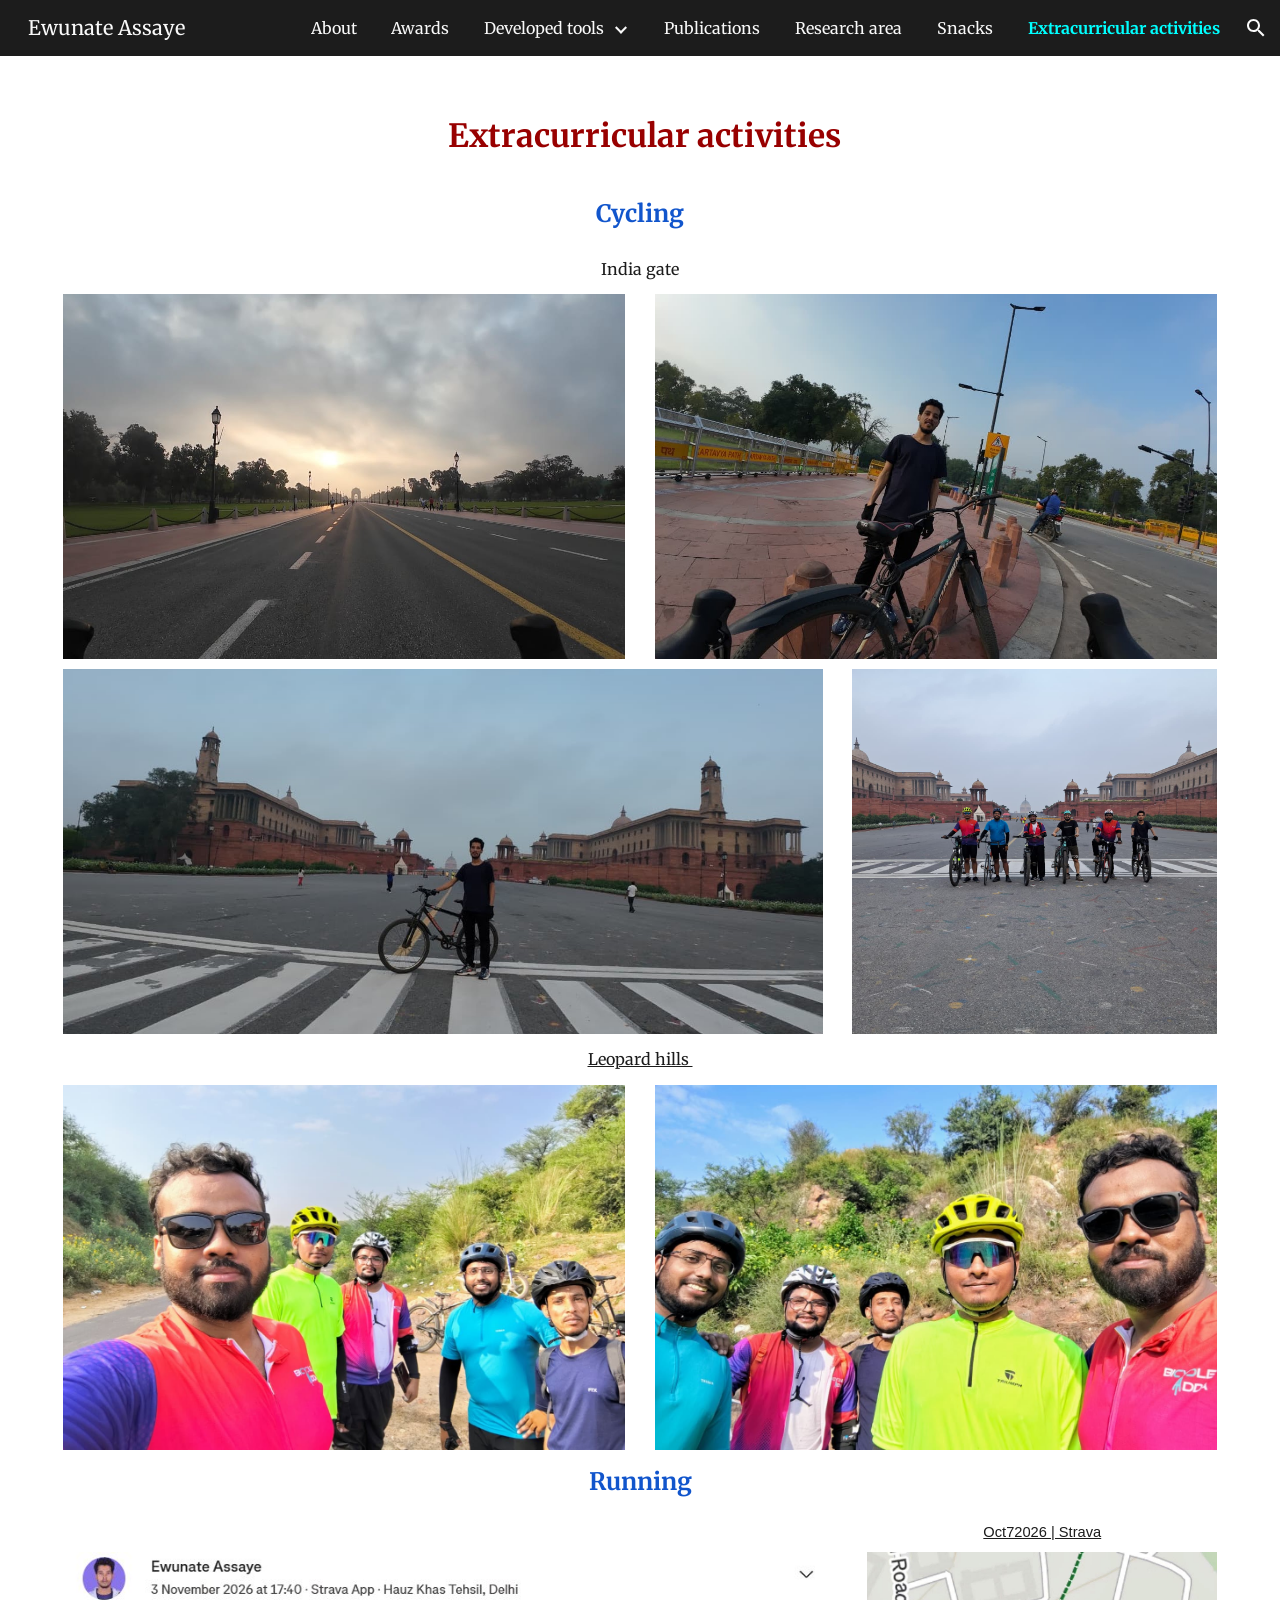
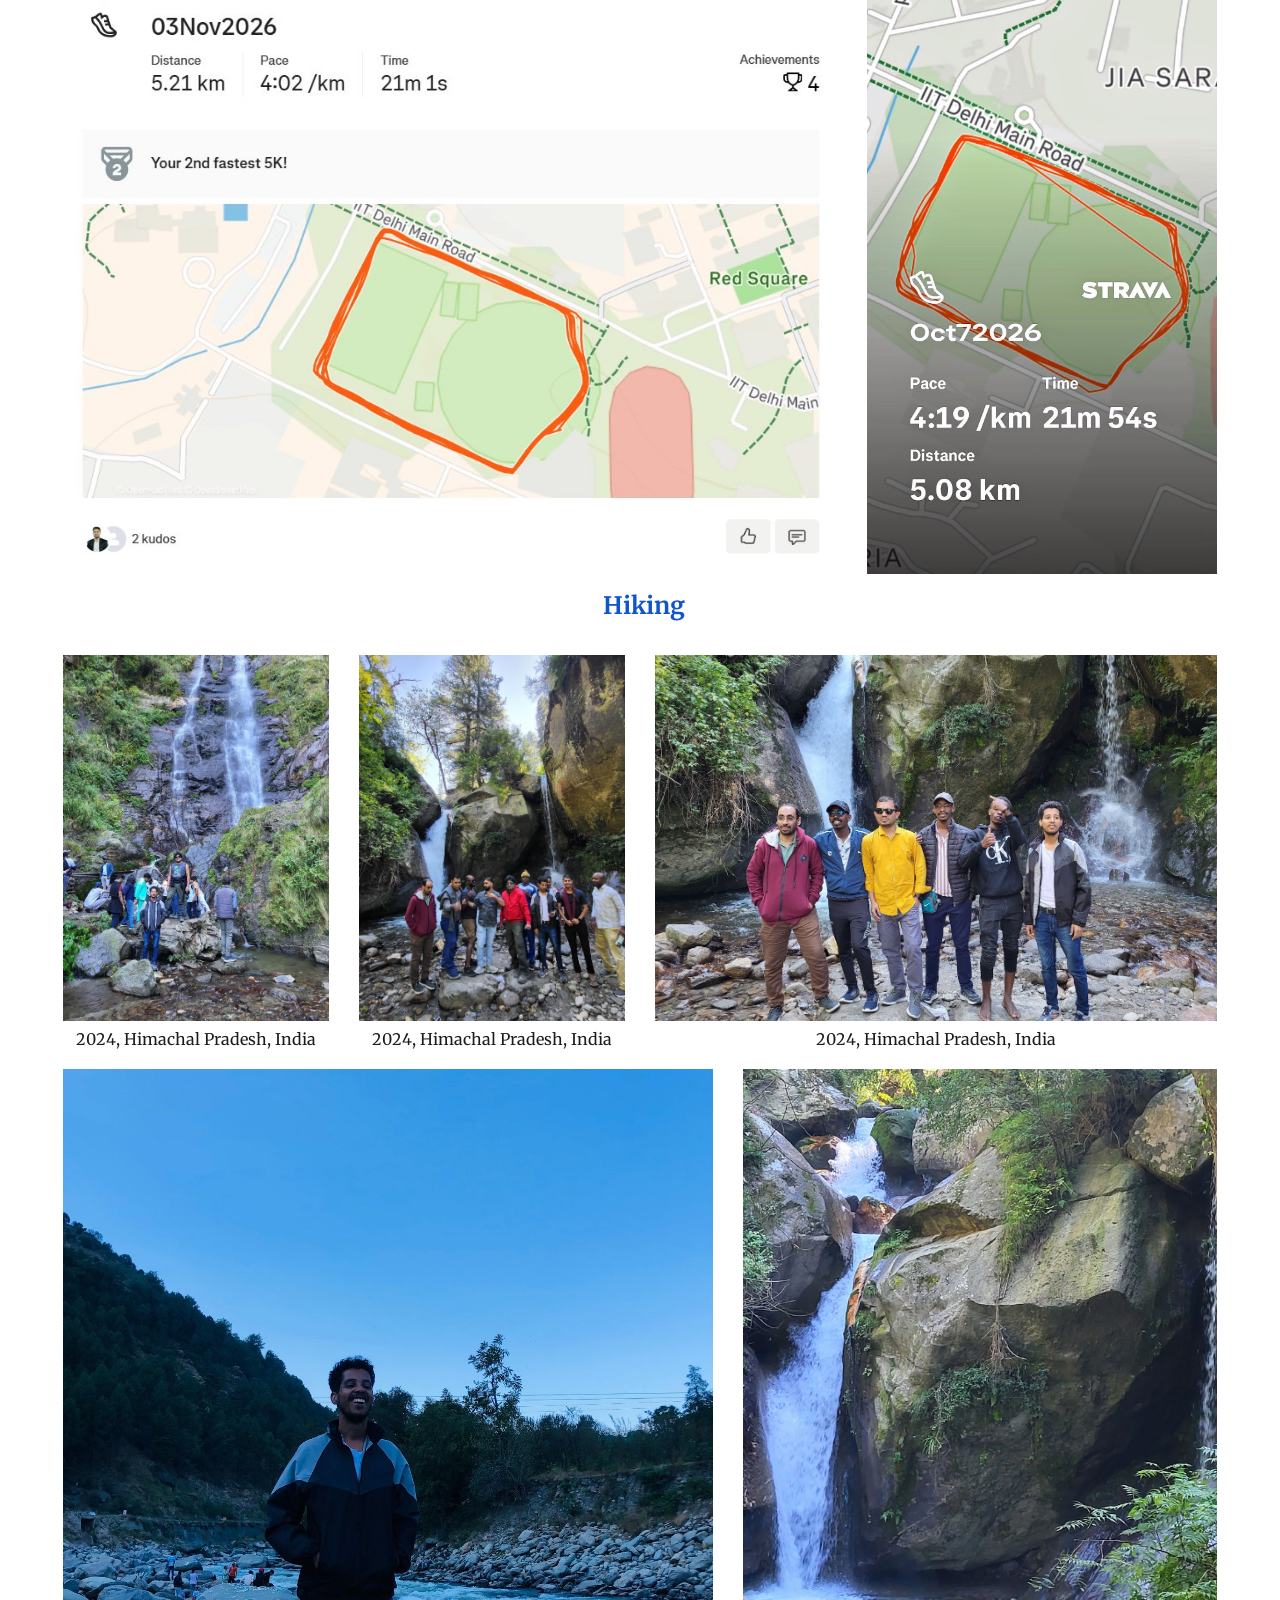
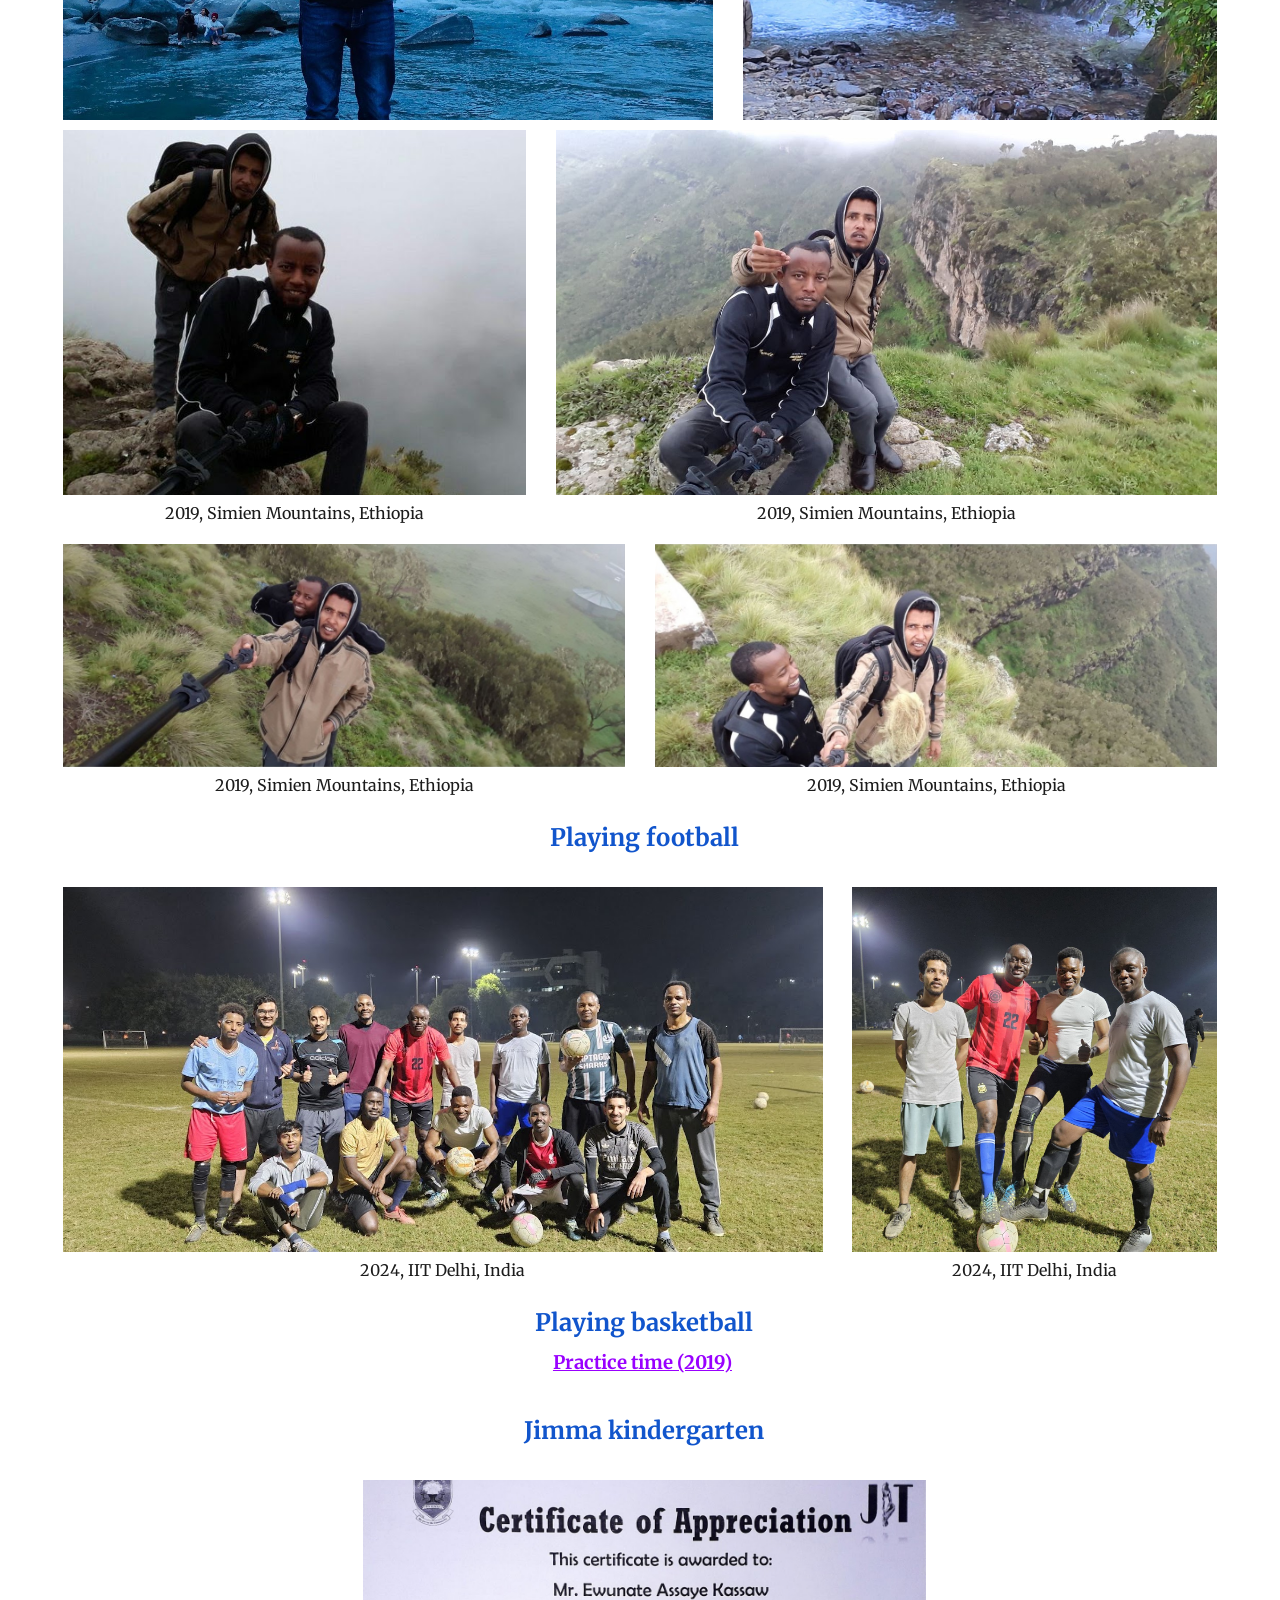
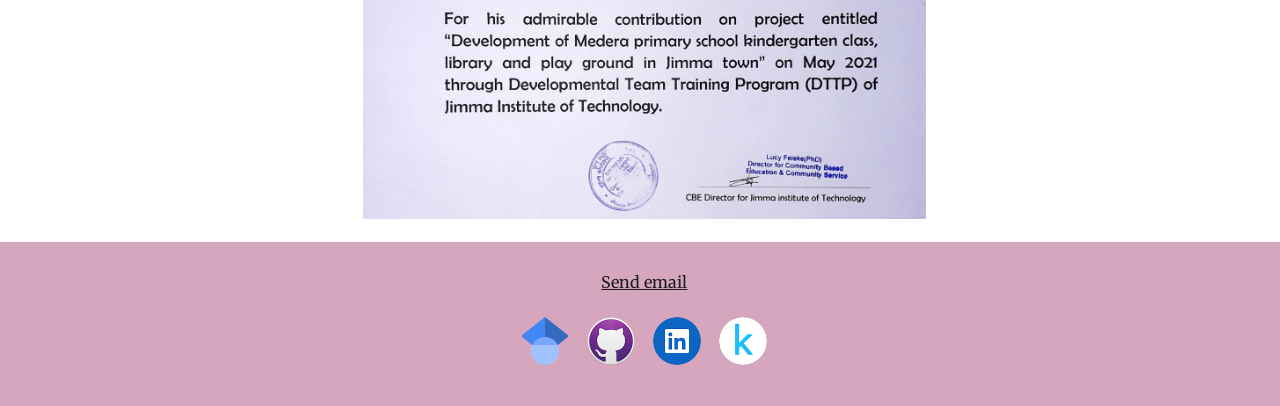
<file: extracurricular-activities.html>
<!DOCTYPE html>
<html lang="en-US" itemscope itemtype="http://schema.org/WebPage">
  <head>
    <meta charset="utf-8">
    <meta name="google-site-verification" content="DNzeOyIBN3tMV3NE3XVi2rGsx4pCA0A5hlCcYGI1oqs" />
    <meta name="viewport" content="width=device-width, initial-scale=1">
    <meta http-equiv="X-UA-Compatible" content="IE=edge">
    <meta name="referrer" content="origin">
    <link rel="canonical" href="https://ewunateassaye.github.io/extracurricular-activities.html">
    <meta name="author" content="Ewunate Assaye">
    <meta name="description" content="Ewunate Assaye - Extracurricular activities">
    <link rel="icon" type="image/png" href="assets/images/favicon.png?v=2">
    <meta property="og:title" content="Ewunate Assaye - Extracurricular activities">
    <meta property="og:type" content="website">
    <meta property="og:url" content="https://ewunateassaye.github.io/extracurricular-activities.html">
    <meta property="og:description" content="Extracurricular activities
    ">
    <meta itemprop="name" content="Ewunate Assaye - Extracurricular activities">
    <meta itemprop="description" content="Extracurricular activities
    ">
    <meta itemprop="url" content="https://ewunateassaye.github.io/extracurricular-activities.html">
    <meta itemprop="thumbnailUrl" content="assets/images/about_01.jpg">
    <meta itemprop="image" content="assets/images/about_01.jpg">
    <meta itemprop="imageUrl" content="assets/images/about_01.jpg">
    <meta property="og:image" content="assets/images/about_01.jpg">
    <link href="https://fonts.googleapis.com/css?family=Google+Sans:400,500|Roboto:300,400,500,700|Source+Code+Pro:400,700&amp;display=swap" rel="stylesheet" nonce="eiRsan4iDlQnqt2InGRwjA">
    <link href="https://fonts.googleapis.com/css?family=Merriweather%3Ai%2Cbi%2C700%2C400&amp;display=swap" rel="stylesheet" nonce="eiRsan4iDlQnqt2InGRwjA">
    <style nonce="eiRsan4iDlQnqt2InGRwjA">@media only screen and (max-width: 479px){.puwcIf{font-size: 20.0pt;}}@media only screen and (min-width: 480px) and (max-width: 767px){.puwcIf{font-size: 22.0pt;}}@media only screen and (min-width: 768px) and (max-width: 1279px){.puwcIf{font-size: 24.0pt;}}@media only screen and (min-width: 1280px){.puwcIf{font-size: 24.0pt;}}@media only screen and (max-width: 479px){.jgG6ef{font-size: 17.0pt;}}@media only screen and (min-width: 480px) and (max-width: 767px){.jgG6ef{font-size: 17.0pt;}}@media only screen and (min-width: 768px) and (max-width: 1279px){.jgG6ef{font-size: 18.0pt;}}@media only screen and (min-width: 1280px){.jgG6ef{font-size: 18.0pt;}}</style>
    <link rel="stylesheet" href="assets/sites-ewunate.css" data-id="_cl" nonce="eiRsan4iDlQnqt2InGRwjA">

    <title>Ewunate Assaye - Extracurricular activities</title>
    <style jsname="ptDGoc" nonce="eiRsan4iDlQnqt2InGRwjA">.htnAL{height: 27.0pt; font-size: 12.0pt; font-family: Merriweather; font-weight: 400; font-style: normal;}.QmpIrf{background-color: rgba(255,255,255,1); color: rgba(28,28,28,1); border-color: rgba(28,28,28,1);}.xkUom{background-color: rgba(0,0,0,0); color: rgba(28,28,28,1); border-color: rgba(28,28,28,1);}.KjwKmc{background-color: rgba(0,0,0,0); color: rgba(28,28,28,1); border-color: rgba(0,0,0,0);}.qeLZfd .QmpIrf{background-color: rgba(0,255,255,1); color: rgba(28,28,28,1); border-color: rgba(0,255,255,1);}.qeLZfd .xkUom{background-color: rgba(0,0,0,0); color: rgba(28,28,28,1); border-color: rgba(28,28,28,1);}.qeLZfd .KjwKmc{background-color: rgba(0,0,0,0); color: rgba(28,28,28,1); border-color: rgba(0,0,0,0);}.lQAHbd .QmpIrf{background-color: rgba(0,255,255,1); color: rgba(28,28,28,1); border-color: rgba(0,255,255,1);}.lQAHbd .xkUom{background-color: rgba(0,0,0,0); color: rgba(28,28,28,1); border-color: rgba(28,28,28,1);}.lQAHbd .KjwKmc{background-color: rgba(0,0,0,0); color: rgba(28,28,28,1); border-color: rgba(0,0,0,0);}.tpmmCb .QmpIrf{background-color: rgba(255,255,255,1); color: rgba(28,28,28,1); border-color: rgba(28,28,28,1);}.tpmmCb .xkUom{background-color: rgba(0,0,0,0); color: rgba(28,28,28,1); border-color: rgba(28,28,28,1);}.tpmmCb .KjwKmc{background-color: rgba(0,0,0,0); color: rgba(28,28,28,1); border-color: rgba(0,0,0,0);}.nyKByd .QmpIrf{background-color: rgba(0,255,255,1); color: rgba(28,28,28,1); border-color: rgba(0,255,255,1);}.nyKByd .xkUom{background-color: rgba(0,0,0,0); color: rgba(0,255,255,1); border-color: rgba(0,255,255,1);}.nyKByd .KjwKmc{background-color: rgba(0,0,0,0); color: rgba(0,255,255,1); border-color: rgba(0,0,0,0);}.iwQgFb{background-color: rgba(0,0,0,0.150000006); height: 2.0px; margin-top: 8.5px;}.qeLZfd .iwQgFb{background-color: rgba(0,0,0,0.150000006); height: 2.0px; margin-top: 8.5px;}.lQAHbd .iwQgFb{background-color: rgba(0,0,0,0.150000006); height: 2.0px; margin-top: 8.5px;}.CbiMKe{background-color: rgba(28,28,28,1);}.qeLZfd .CbiMKe{background-color: rgba(0,255,255,1);}.lQAHbd .CbiMKe{background-color: rgba(0,255,255,1);}.tpmmCb .CbiMKe{background-color: rgba(0,255,255,1);}.nyKByd .CbiMKe{background-color: rgba(0,255,255,1);}.PsKE7e{font-family: Merriweather;}.TlfmSc{font-family: Merriweather;}.Zjiec{font-family: Merriweather;}@media only screen and (max-width: 479px){.TlfmSc{font-size: 13.0pt;}}@media only screen and (min-width: 480px) and (max-width: 767px){.TlfmSc{font-size: 14.0pt;}}@media only screen and (min-width: 768px) and (max-width: 1279px){.TlfmSc{font-size: 15.0pt;}}@media only screen and (min-width: 1280px){.TlfmSc{font-size: 15.0pt;}}@media only screen and (max-width: 479px){.Zjiec{font-size: 16.0pt;}}@media only screen and (min-width: 480px) and (max-width: 767px){.Zjiec{font-size: 18.0pt;}}@media only screen and (min-width: 768px) and (max-width: 1279px){.Zjiec{font-size: 20.0pt;}}@media only screen and (min-width: 1280px){.Zjiec{font-size: 20.0pt;}}@media only screen and (max-width: 479px){.PsKE7e{font-size: 12.0pt;}}@media only screen and (min-width: 480px) and (max-width: 767px){.PsKE7e{font-size: 12.0pt;}}@media only screen and (min-width: 768px) and (max-width: 1279px){.PsKE7e{font-size: 12.0pt;}}@media only screen and (min-width: 1280px){.PsKE7e{font-size: 12.0pt;}}.hDrhEe{padding-top: 8.0px; padding-bottom: 8.0px;}.Zjiec{margin: 48px 32px 62px 48px;}.XMyrgf{margin: 48px 32px 0 48px;}.JzO0Vc{background-color: rgba(28,28,28,1);}.zDUgLc{background-color: rgba(28,28,28,1);}.eWDljc{background-color: rgba(28,28,28,1);}.wgxiMe{background-color: rgba(28,28,28,1);}.YSH9J{color: rgba(249,249,249,1);}.iWs3gf.chg4Jd:focus{background-color: rgba(249,249,249,0.1199999973);}.oNsfjf{color: rgba(249,249,249,1);}.YSH9J:not(.tCHXDc):not(.TlfmSc):not(.M9vuGd):hover{color: rgba(249,249,249,0.8199999928);}.oNsfjf:not(.tCHXDc):not(.Zjiec):not(.lhZOrc):hover{color: rgba(249,249,249,0.8199999928);}.GBy4H .YSH9J{color: rgba(249,249,249,1);}.GBy4H .iWs3gf.chg4Jd:focus{background-color: rgba(249,249,249,0.1199999973);}.GBy4H .PsKE7e.YSH9J:not(.M9vuGd):hover{color: rgba(249,249,249,0.8199999928);}.LBrwzc .YSH9J{color: rgba(28,28,28,1);}.LBrwzc .iWs3gf.chg4Jd:focus{background-color: rgba(28,28,28,0.1199999973);}.LBrwzc .PsKE7e.YSH9J:not(.M9vuGd):hover{color: rgba(28,28,28,0.8199999928);}.GBy4H .oNsfjf{color: rgba(249,249,249,1);}.GBy4H .PsKE7e.oNsfjf:not(.lhZOrc):hover{color: rgba(249,249,249,0.8199999928);}.LBrwzc .oNsfjf{color: rgba(28,28,28,1);}.LBrwzc .PsKE7e.oNsfjf:not(.lhZOrc):hover{color: rgba(28,28,28,0.8199999928);}.M9vuGd .aJHbb{color: rgba(0,255,255,1); font-weight: bold;}.GBy4H .M9vuGd .aJHbb{color: rgba(0,255,255,1); font-weight: bold;}.LBrwzc .M9vuGd .aJHbb{color: rgba(28,28,28,1); font-weight: bold;}.lhZOrc{background-color: rgba(0,255,255,1); color: rgba(28,28,28,1);}.lhZOrc{background-color: rgba(0,255,255,1); color: rgba(28,28,28,1);}.lhZOrc{background-color: rgba(0,234,234,1); color: rgba(28,28,28,1);}.LB7kq{padding-bottom: 56px; padding-top: 112px;}.qnVSj{color: rgba(28,28,28,1);}.zfr3Q{color: rgba(28,28,28,1);}.qeLZfd .qnVSj{color: rgba(28,28,28,1);}.qeLZfd .zfr3Q{color: rgba(28,28,28,1);}.lQAHbd .qnVSj{color: rgba(28,28,28,1);}.lQAHbd .zfr3Q{color: rgba(28,28,28,1);}.tpmmCb .qnVSj{color: rgba(28,28,28,1);}.tpmmCb .zfr3Q{color: rgba(28,28,28,1);}.nyKByd .qnVSj{color: rgba(249,249,249,1);}.nyKByd .zfr3Q{color: rgba(249,249,249,1);}.qLrapd{color: rgba(28,28,28,1);}.duRjpb{color: rgba(28,28,28,1);}.duRjpb .OUGEr{color: rgba(28,28,28,1);}.qeLZfd .qLrapd{color: rgba(152,0,0,1);}.qeLZfd .duRjpb{color: rgba(152,0,0,1);}.qeLZfd .duRjpb .OUGEr{color: rgba(152,0,0,1);}.lQAHbd .qLrapd{color: rgba(28,28,28,1);}.lQAHbd .duRjpb{color: rgba(28,28,28,1);}.lQAHbd .duRjpb .OUGEr{color: rgba(28,28,28,1);}.tpmmCb .qLrapd{color: rgba(28,28,28,1);}.tpmmCb .duRjpb{color: rgba(28,28,28,1);}.tpmmCb .duRjpb .OUGEr{color: rgba(28,28,28,1);}.nyKByd .qLrapd{color: rgba(249,249,249,1);}.nyKByd .duRjpb{color: rgba(249,249,249,1);}.nyKByd .duRjpb .OUGEr{color: rgba(249,249,249,1);}.aHM7ed{color: rgba(28,28,28,1);}.JYVBee{color: rgba(28,28,28,1);}.JYVBee .OUGEr{color: rgba(28,28,28,1);}.qeLZfd .aHM7ed{color: rgba(152,0,0,1);}.qeLZfd .JYVBee{color: rgba(152,0,0,1);}.qeLZfd .JYVBee .OUGEr{color: rgba(152,0,0,1);}.lQAHbd .aHM7ed{color: rgba(28,28,28,1);}.lQAHbd .JYVBee{color: rgba(28,28,28,1);}.lQAHbd .JYVBee .OUGEr{color: rgba(28,28,28,1);}.tpmmCb .aHM7ed{color: rgba(28,28,28,1);}.tpmmCb .JYVBee{color: rgba(28,28,28,1);}.tpmmCb .JYVBee .OUGEr{color: rgba(28,28,28,1);}.nyKByd .aHM7ed{color: rgba(249,249,249,1);}.nyKByd .JYVBee{color: rgba(249,249,249,1);}.nyKByd .JYVBee .OUGEr{color: rgba(249,249,249,1);}.NHD4Gf{color: rgba(28,28,28,1);}.OmQG5e{color: rgba(28,28,28,1);}.OmQG5e .OUGEr{color: rgba(28,28,28,1);}.qeLZfd .NHD4Gf{color: rgba(152,0,0,1);}.qeLZfd .OmQG5e{color: rgba(152,0,0,1);}.qeLZfd .OmQG5e .OUGEr{color: rgba(152,0,0,1);}.lQAHbd .NHD4Gf{color: rgba(28,28,28,1);}.lQAHbd .OmQG5e{color: rgba(28,28,28,1);}.lQAHbd .OmQG5e .OUGEr{color: rgba(28,28,28,1);}.tpmmCb .NHD4Gf{color: rgba(28,28,28,1);}.tpmmCb .OmQG5e{color: rgba(28,28,28,1);}.tpmmCb .OmQG5e .OUGEr{color: rgba(28,28,28,1);}.nyKByd .NHD4Gf{color: rgba(249,249,249,1);}.nyKByd .OmQG5e{color: rgba(249,249,249,1);}.nyKByd .OmQG5e .OUGEr{color: rgba(249,249,249,1);}.Glwbz{color: rgba(28,28,28,1);}.TMjjoe{color: rgba(28,28,28,1);}.qeLZfd .Glwbz{color: rgba(28,28,28,1);}.qeLZfd .TMjjoe{color: rgba(28,28,28,1);}.lQAHbd .Glwbz{color: rgba(28,28,28,1);}.lQAHbd .TMjjoe{color: rgba(28,28,28,1);}.tpmmCb .Glwbz{color: rgba(28,28,28,1);}.tpmmCb .TMjjoe{color: rgba(28,28,28,1);}.nyKByd .Glwbz{color: rgba(249,249,249,1);}.nyKByd .TMjjoe{color: rgba(249,249,249,1);}.aw5Odc{color: rgba(28,28,28,1);}a.chg4Jd:focus{box-shadow: 0 0 0 2px rgba(255, 255, 255, 0.8), 0 0 0 4px rgba(28, 28, 28, 1);}.htnAL:focus-within{box-shadow: 0 0 0 2px rgba(255, 255, 255, 0.8), 0 0 0 4px rgba(28, 28, 28, 1);}.qeLZfd .aw5Odc{color: rgba(28,28,28,1);}.qeLZfd a.chg4Jd:focus{box-shadow: 0 0 0 2px rgba(255, 255, 255, 0.8), 0 0 0 4px rgba(28, 28, 28, 1);}.qeLZfd .htnAL:focus-within{box-shadow: 0 0 0 2px rgba(255, 255, 255, 0.8), 0 0 0 4px rgba(28, 28, 28, 1);}.lQAHbd .aw5Odc{color: rgba(28,28,28,1);}.lQAHbd a.chg4Jd:focus{box-shadow: 0 0 0 2px rgba(255, 255, 255, 0.8), 0 0 0 4px rgba(28, 28, 28, 1);}.lQAHbd .htnAL:focus-within{box-shadow: 0 0 0 2px rgba(255, 255, 255, 0.8), 0 0 0 4px rgba(28, 28, 28, 1);}.tpmmCb .aw5Odc{color: rgba(28,28,28,1);}.tpmmCb a.chg4Jd:focus{box-shadow: 0 0 0 2px rgba(255, 255, 255, 0.8), 0 0 0 4px rgba(28, 28, 28, 1);}.tpmmCb .htnAL:focus-within{box-shadow: 0 0 0 2px rgba(255, 255, 255, 0.8), 0 0 0 4px rgba(28, 28, 28, 1);}.nyKByd .aw5Odc{color: rgba(249,249,249,1);}.nyKByd a.chg4Jd:focus{box-shadow: 0 0 0 2px rgba(255, 255, 255, 0.8), 0 0 0 4px rgba(249, 249, 249, 1);}.nyKByd .htnAL:focus-within{box-shadow: 0 0 0 2px rgba(255, 255, 255, 0.8), 0 0 0 4px rgba(249, 249, 249, 1);}.ImnMyf{color: rgba(28,28,28,1);}.Vs12Bd{color: rgba(28,28,28,1);}.S5d9Rd{color: rgba(28,28,28,1);}.yaqOZd:before{display: block; background-color: rgba(255,255,255,1);}.yaqOZd.qeLZfd:before{display: block; background-color: rgba(74,134,232,1);}.yaqOZd.lQAHbd:before{display: block; background-color: rgba(213,166,189,1);}.O13XJf{height: 340px;}.nyKByd .Wew9ke{fill: rgba(255,255,255,1);}.tpmmCb .Wew9ke{fill: rgba(0,0,0,0.5400000215);}@media only screen and (max-width: 479px){.O13XJf{height: 250px;}}.SBrW1{height: 430px;}.M63kCb{background-color: rgba(255,255,255,1);}.xgQ6eb{background-color: rgba(255,255,255,1);}.mtsG9b{background-color: rgba(0,0,0,0.0299999993); outline-color: rgba(0,0,0,0.1000000015);}.qeLZfd .mtsG9b{background-color: rgba(0,0,0,0.0299999993); outline-color: rgba(0,0,0,0.1000000015);}.lQAHbd .mtsG9b{background-color: rgba(0,0,0,0.0299999993); outline-color: rgba(0,0,0,0.1000000015);}.Mt0nFe{border-color: rgba(0,0,0,0.1000000015);}.qeLZfd .Mt0nFe{border-color: rgba(0,0,0,0.1000000015);}.lQAHbd .Mt0nFe{border-color: rgba(0,0,0,0.1000000015);}.ImnMyf{background-color: rgba(255,255,255,1);}.Vs12Bd{background-color: rgba(74,134,232,1);}.S5d9Rd{background-color: rgba(213,166,189,1);}.Wwnuce:not(.zX62Be){color: rgba(0,0,0,0.5400000215); fill: rgba(0,0,0,0.5400000215);}.qeLZfd .Wwnuce:not(.zX62Be){color: rgba(0,0,0,0.5400000215); fill: rgba(0,0,0,0.5400000215);}.lQAHbd .Wwnuce:not(.zX62Be){color: rgba(0,0,0,0.5400000215); fill: rgba(0,0,0,0.5400000215);}.tpmmCb .Wwnuce:not(.zX62Be){color: rgba(0,0,0,0.5400000215); fill: rgba(0,0,0,0.5400000215);}.nyKByd .Wwnuce:not(.zX62Be){color: rgba(255,255,255,0.3199999928); fill: rgba(255,255,255,0.3199999928);}.yaqOZd.O13XJf:before{background-color: rgba(0,255,255,1);}.CMArNe{background-color: rgba(0,255,255,1);}@media only screen and (min-width: 768px){.yaqOZd:not(.LB7kq):not(.WxWicb){padding-top: 1.5rem; padding-bottom: 1.5rem;}}.j5pSsc{padding-left: 5px; padding-right: 5px;}.ZcASvf-AhqUyc-R6PoUb.SQVYQc .QjXeod{padding-top: 30.0%;}.ZcASvf-AhqUyc-R6PoUb.SQVYQc .KpytNd{width: 15.0%;}@media only screen{.ZcASvf-AhqUyc-R6PoUb.SQVYQc .LkDMRd{padding-left: 15.0%; padding-right: 15.0%;}}@media only screen{.ZcASvf-AhqUyc-R6PoUb.pdLmec .thH0zb{padding-left: 15.0%; padding-right: 15.0%;}}@media only screen{.ZcASvf-AhqUyc-R6PoUb .JFjBQd{left: -17.647058823529413%; right: -17.647058823529413%;}}@media only screen{.ZcASvf-AhqUyc-R6PoUb .JFjBQd .RQS9hb{left: 30.0%; width: 40.0%;}}.Ktthjf-AhqUyc-R6PoUb.SQVYQc .QjXeod{padding-top: 30.0%;}.Ktthjf-AhqUyc-R6PoUb.SQVYQc .KpytNd{width: 15.0%;}@media only screen and (min-width: 480px){.Ktthjf-AhqUyc-R6PoUb.SQVYQc .LkDMRd{padding-left: 15.0%; padding-right: 15.0%;}}@media only screen and (min-width: 480px){.Ktthjf-AhqUyc-R6PoUb.pdLmec .thH0zb{padding-left: 15.0%; padding-right: 15.0%;}}@media only screen and (min-width: 480px){.Ktthjf-AhqUyc-R6PoUb .JFjBQd{left: -17.647058823529413%; right: -17.647058823529413%;}}@media only screen and (min-width: 480px){.Ktthjf-AhqUyc-R6PoUb .JFjBQd .RQS9hb{left: 30.0%; width: 40.0%;}}.Ft7HRd-AhqUyc-R6PoUb.SQVYQc .QjXeod{padding-top: 30.0%;}.Ft7HRd-AhqUyc-R6PoUb.SQVYQc .KpytNd{width: 15.0%;}@media only screen and (min-width: 768px){.Ft7HRd-AhqUyc-R6PoUb.SQVYQc .LkDMRd{padding-left: 15.0%; padding-right: 15.0%;}}@media only screen and (min-width: 768px){.Ft7HRd-AhqUyc-R6PoUb.pdLmec .thH0zb{padding-left: 15.0%; padding-right: 15.0%;}}@media only screen and (min-width: 768px){.Ft7HRd-AhqUyc-R6PoUb .JFjBQd{left: -17.647058823529413%; right: -17.647058823529413%;}}@media only screen and (min-width: 768px){.Ft7HRd-AhqUyc-R6PoUb .JFjBQd .RQS9hb{left: 30.0%; width: 40.0%;}}.ZcASvf-AhqUyc-ibL1re.SQVYQc .QjXeod{padding-top: 15.0%;}.ZcASvf-AhqUyc-ibL1re.SQVYQc .KpytNd{width: 7.5%;}@media only screen{.ZcASvf-AhqUyc-ibL1re.SQVYQc .LkDMRd{padding-left: 7.5%; padding-right: 7.5%;}}@media only screen{.ZcASvf-AhqUyc-ibL1re.pdLmec .thH0zb{padding-left: 7.5%; padding-right: 7.5%;}}@media only screen{.ZcASvf-AhqUyc-ibL1re .JFjBQd{left: -8.108108108108107%; right: -8.108108108108107%;}}@media only screen{.ZcASvf-AhqUyc-ibL1re .JFjBQd .RQS9hb{left: 15.0%; width: 70.0%;}}.Ktthjf-AhqUyc-ibL1re.SQVYQc .QjXeod{padding-top: 15.0%;}.Ktthjf-AhqUyc-ibL1re.SQVYQc .KpytNd{width: 7.5%;}@media only screen and (min-width: 480px){.Ktthjf-AhqUyc-ibL1re.SQVYQc .LkDMRd{padding-left: 7.5%; padding-right: 7.5%;}}@media only screen and (min-width: 480px){.Ktthjf-AhqUyc-ibL1re.pdLmec .thH0zb{padding-left: 7.5%; padding-right: 7.5%;}}@media only screen and (min-width: 480px){.Ktthjf-AhqUyc-ibL1re .JFjBQd{left: -8.108108108108107%; right: -8.108108108108107%;}}@media only screen and (min-width: 480px){.Ktthjf-AhqUyc-ibL1re .JFjBQd .RQS9hb{left: 15.0%; width: 70.0%;}}.Ft7HRd-AhqUyc-ibL1re.SQVYQc .QjXeod{padding-top: 15.0%;}.Ft7HRd-AhqUyc-ibL1re.SQVYQc .KpytNd{width: 7.5%;}@media only screen and (min-width: 768px){.Ft7HRd-AhqUyc-ibL1re.SQVYQc .LkDMRd{padding-left: 7.5%; padding-right: 7.5%;}}@media only screen and (min-width: 768px){.Ft7HRd-AhqUyc-ibL1re.pdLmec .thH0zb{padding-left: 7.5%; padding-right: 7.5%;}}@media only screen and (min-width: 768px){.Ft7HRd-AhqUyc-ibL1re .JFjBQd{left: -8.108108108108107%; right: -8.108108108108107%;}}@media only screen and (min-width: 768px){.Ft7HRd-AhqUyc-ibL1re .JFjBQd .RQS9hb{left: 15.0%; width: 70.0%;}}.ZcASvf-AhqUyc-c5RTEf.SQVYQc .QjXeod{padding-top: 10.0%;}.ZcASvf-AhqUyc-c5RTEf.SQVYQc .KpytNd{width: 5.0%;}@media only screen{.ZcASvf-AhqUyc-c5RTEf.SQVYQc .LkDMRd{padding-left: 5.0%; padding-right: 5.0%;}}@media only screen{.ZcASvf-AhqUyc-c5RTEf.pdLmec .thH0zb{padding-left: 5.0%; padding-right: 5.0%;}}@media only screen{.ZcASvf-AhqUyc-c5RTEf .JFjBQd{left: -5.263157894736842%; right: -5.263157894736842%;}}@media only screen{.ZcASvf-AhqUyc-c5RTEf .JFjBQd .RQS9hb{left: 10.0%; width: 80.0%;}}.Ktthjf-AhqUyc-c5RTEf.SQVYQc .QjXeod{padding-top: 10.0%;}.Ktthjf-AhqUyc-c5RTEf.SQVYQc .KpytNd{width: 5.0%;}@media only screen and (min-width: 480px){.Ktthjf-AhqUyc-c5RTEf.SQVYQc .LkDMRd{padding-left: 5.0%; padding-right: 5.0%;}}@media only screen and (min-width: 480px){.Ktthjf-AhqUyc-c5RTEf.pdLmec .thH0zb{padding-left: 5.0%; padding-right: 5.0%;}}@media only screen and (min-width: 480px){.Ktthjf-AhqUyc-c5RTEf .JFjBQd{left: -5.263157894736842%; right: -5.263157894736842%;}}@media only screen and (min-width: 480px){.Ktthjf-AhqUyc-c5RTEf .JFjBQd .RQS9hb{left: 10.0%; width: 80.0%;}}.Ft7HRd-AhqUyc-c5RTEf.SQVYQc .QjXeod{padding-top: 10.0%;}.Ft7HRd-AhqUyc-c5RTEf.SQVYQc .KpytNd{width: 5.0%;}@media only screen and (min-width: 768px){.Ft7HRd-AhqUyc-c5RTEf.SQVYQc .LkDMRd{padding-left: 5.0%; padding-right: 5.0%;}}@media only screen and (min-width: 768px){.Ft7HRd-AhqUyc-c5RTEf.pdLmec .thH0zb{padding-left: 5.0%; padding-right: 5.0%;}}@media only screen and (min-width: 768px){.Ft7HRd-AhqUyc-c5RTEf .JFjBQd{left: -5.263157894736842%; right: -5.263157894736842%;}}@media only screen and (min-width: 768px){.Ft7HRd-AhqUyc-c5RTEf .JFjBQd .RQS9hb{left: 10.0%; width: 80.0%;}}.ZcASvf-AhqUyc-II5mzb.SQVYQc .QjXeod{padding-top: 7.5%;}.ZcASvf-AhqUyc-II5mzb.SQVYQc .KpytNd{width: 3.75%;}@media only screen{.ZcASvf-AhqUyc-II5mzb.SQVYQc .LkDMRd{padding-left: 3.75%; padding-right: 3.75%;}}@media only screen{.ZcASvf-AhqUyc-II5mzb.pdLmec .thH0zb{padding-left: 3.75%; padding-right: 3.75%;}}@media only screen{.ZcASvf-AhqUyc-II5mzb .JFjBQd{left: -3.896103896103896%; right: -3.896103896103896%;}}@media only screen{.ZcASvf-AhqUyc-II5mzb .JFjBQd .RQS9hb{left: 7.5%; width: 85.0%;}}.Ktthjf-AhqUyc-II5mzb.SQVYQc .QjXeod{padding-top: 7.5%;}.Ktthjf-AhqUyc-II5mzb.SQVYQc .KpytNd{width: 3.75%;}@media only screen and (min-width: 480px){.Ktthjf-AhqUyc-II5mzb.SQVYQc .LkDMRd{padding-left: 3.75%; padding-right: 3.75%;}}@media only screen and (min-width: 480px){.Ktthjf-AhqUyc-II5mzb.pdLmec .thH0zb{padding-left: 3.75%; padding-right: 3.75%;}}@media only screen and (min-width: 480px){.Ktthjf-AhqUyc-II5mzb .JFjBQd{left: -3.896103896103896%; right: -3.896103896103896%;}}@media only screen and (min-width: 480px){.Ktthjf-AhqUyc-II5mzb .JFjBQd .RQS9hb{left: 7.5%; width: 85.0%;}}.Ft7HRd-AhqUyc-II5mzb.SQVYQc .QjXeod{padding-top: 7.5%;}.Ft7HRd-AhqUyc-II5mzb.SQVYQc .KpytNd{width: 3.75%;}@media only screen and (min-width: 768px){.Ft7HRd-AhqUyc-II5mzb.SQVYQc .LkDMRd{padding-left: 3.75%; padding-right: 3.75%;}}@media only screen and (min-width: 768px){.Ft7HRd-AhqUyc-II5mzb.pdLmec .thH0zb{padding-left: 3.75%; padding-right: 3.75%;}}@media only screen and (min-width: 768px){.Ft7HRd-AhqUyc-II5mzb .JFjBQd{left: -3.896103896103896%; right: -3.896103896103896%;}}@media only screen and (min-width: 768px){.Ft7HRd-AhqUyc-II5mzb .JFjBQd .RQS9hb{left: 7.5%; width: 85.0%;}}.ZcASvf-AhqUyc-wNfPc.SQVYQc .QjXeod{padding-top: 6.0%;}.ZcASvf-AhqUyc-wNfPc.SQVYQc .KpytNd{width: 3.0%;}@media only screen{.ZcASvf-AhqUyc-wNfPc.SQVYQc .LkDMRd{padding-left: 3.0%; padding-right: 3.0%;}}@media only screen{.ZcASvf-AhqUyc-wNfPc.pdLmec .thH0zb{padding-left: 3.0%; padding-right: 3.0%;}}@media only screen{.ZcASvf-AhqUyc-wNfPc .JFjBQd{left: -3.0927835051546393%; right: -3.0927835051546393%;}}@media only screen{.ZcASvf-AhqUyc-wNfPc .JFjBQd .RQS9hb{left: 6.0%; width: 88.0%;}}.Ktthjf-AhqUyc-wNfPc.SQVYQc .QjXeod{padding-top: 6.0%;}.Ktthjf-AhqUyc-wNfPc.SQVYQc .KpytNd{width: 3.0%;}@media only screen and (min-width: 480px){.Ktthjf-AhqUyc-wNfPc.SQVYQc .LkDMRd{padding-left: 3.0%; padding-right: 3.0%;}}@media only screen and (min-width: 480px){.Ktthjf-AhqUyc-wNfPc.pdLmec .thH0zb{padding-left: 3.0%; padding-right: 3.0%;}}@media only screen and (min-width: 480px){.Ktthjf-AhqUyc-wNfPc .JFjBQd{left: -3.0927835051546393%; right: -3.0927835051546393%;}}@media only screen and (min-width: 480px){.Ktthjf-AhqUyc-wNfPc .JFjBQd .RQS9hb{left: 6.0%; width: 88.0%;}}.Ft7HRd-AhqUyc-wNfPc.SQVYQc .QjXeod{padding-top: 6.0%;}.Ft7HRd-AhqUyc-wNfPc.SQVYQc .KpytNd{width: 3.0%;}@media only screen and (min-width: 768px){.Ft7HRd-AhqUyc-wNfPc.SQVYQc .LkDMRd{padding-left: 3.0%; padding-right: 3.0%;}}@media only screen and (min-width: 768px){.Ft7HRd-AhqUyc-wNfPc.pdLmec .thH0zb{padding-left: 3.0%; padding-right: 3.0%;}}@media only screen and (min-width: 768px){.Ft7HRd-AhqUyc-wNfPc .JFjBQd{left: -3.0927835051546393%; right: -3.0927835051546393%;}}@media only screen and (min-width: 768px){.Ft7HRd-AhqUyc-wNfPc .JFjBQd .RQS9hb{left: 6.0%; width: 88.0%;}}.ZcASvf-AhqUyc-qWD73c.SQVYQc .QjXeod{padding-top: 5.0%;}.ZcASvf-AhqUyc-qWD73c.SQVYQc .KpytNd{width: 2.5%;}@media only screen{.ZcASvf-AhqUyc-qWD73c.SQVYQc .LkDMRd{padding-left: 2.5%; padding-right: 2.5%;}}@media only screen{.ZcASvf-AhqUyc-qWD73c.pdLmec .thH0zb{padding-left: 2.5%; padding-right: 2.5%;}}@media only screen{.ZcASvf-AhqUyc-qWD73c .JFjBQd{left: -2.5641025641025643%; right: -2.5641025641025643%;}}@media only screen{.ZcASvf-AhqUyc-qWD73c .JFjBQd .RQS9hb{left: 5.0%; width: 90.0%;}}.Ktthjf-AhqUyc-qWD73c.SQVYQc .QjXeod{padding-top: 5.0%;}.Ktthjf-AhqUyc-qWD73c.SQVYQc .KpytNd{width: 2.5%;}@media only screen and (min-width: 480px){.Ktthjf-AhqUyc-qWD73c.SQVYQc .LkDMRd{padding-left: 2.5%; padding-right: 2.5%;}}@media only screen and (min-width: 480px){.Ktthjf-AhqUyc-qWD73c.pdLmec .thH0zb{padding-left: 2.5%; padding-right: 2.5%;}}@media only screen and (min-width: 480px){.Ktthjf-AhqUyc-qWD73c .JFjBQd{left: -2.5641025641025643%; right: -2.5641025641025643%;}}@media only screen and (min-width: 480px){.Ktthjf-AhqUyc-qWD73c .JFjBQd .RQS9hb{left: 5.0%; width: 90.0%;}}.Ft7HRd-AhqUyc-qWD73c.SQVYQc .QjXeod{padding-top: 5.0%;}.Ft7HRd-AhqUyc-qWD73c.SQVYQc .KpytNd{width: 2.5%;}@media only screen and (min-width: 768px){.Ft7HRd-AhqUyc-qWD73c.SQVYQc .LkDMRd{padding-left: 2.5%; padding-right: 2.5%;}}@media only screen and (min-width: 768px){.Ft7HRd-AhqUyc-qWD73c.pdLmec .thH0zb{padding-left: 2.5%; padding-right: 2.5%;}}@media only screen and (min-width: 768px){.Ft7HRd-AhqUyc-qWD73c .JFjBQd{left: -2.5641025641025643%; right: -2.5641025641025643%;}}@media only screen and (min-width: 768px){.Ft7HRd-AhqUyc-qWD73c .JFjBQd .RQS9hb{left: 5.0%; width: 90.0%;}}.ZcASvf-AhqUyc-OwsYgb.SQVYQc .QjXeod{padding-top: 4.285714285714286%;}.ZcASvf-AhqUyc-OwsYgb.SQVYQc .KpytNd{width: 2.142857142857143%;}@media only screen{.ZcASvf-AhqUyc-OwsYgb.SQVYQc .LkDMRd{padding-left: 2.142857142857143%; padding-right: 2.142857142857143%;}}@media only screen{.ZcASvf-AhqUyc-OwsYgb.pdLmec .thH0zb{padding-left: 2.142857142857143%; padding-right: 2.142857142857143%;}}@media only screen{.ZcASvf-AhqUyc-OwsYgb .JFjBQd{left: -2.18978102189781%; right: -2.18978102189781%;}}@media only screen{.ZcASvf-AhqUyc-OwsYgb .JFjBQd .RQS9hb{left: 4.285714285714286%; width: 91.42857142857143%;}}.Ktthjf-AhqUyc-OwsYgb.SQVYQc .QjXeod{padding-top: 4.285714285714286%;}.Ktthjf-AhqUyc-OwsYgb.SQVYQc .KpytNd{width: 2.142857142857143%;}@media only screen and (min-width: 480px){.Ktthjf-AhqUyc-OwsYgb.SQVYQc .LkDMRd{padding-left: 2.142857142857143%; padding-right: 2.142857142857143%;}}@media only screen and (min-width: 480px){.Ktthjf-AhqUyc-OwsYgb.pdLmec .thH0zb{padding-left: 2.142857142857143%; padding-right: 2.142857142857143%;}}@media only screen and (min-width: 480px){.Ktthjf-AhqUyc-OwsYgb .JFjBQd{left: -2.18978102189781%; right: -2.18978102189781%;}}@media only screen and (min-width: 480px){.Ktthjf-AhqUyc-OwsYgb .JFjBQd .RQS9hb{left: 4.285714285714286%; width: 91.42857142857143%;}}.Ft7HRd-AhqUyc-OwsYgb.SQVYQc .QjXeod{padding-top: 4.285714285714286%;}.Ft7HRd-AhqUyc-OwsYgb.SQVYQc .KpytNd{width: 2.142857142857143%;}@media only screen and (min-width: 768px){.Ft7HRd-AhqUyc-OwsYgb.SQVYQc .LkDMRd{padding-left: 2.142857142857143%; padding-right: 2.142857142857143%;}}@media only screen and (min-width: 768px){.Ft7HRd-AhqUyc-OwsYgb.pdLmec .thH0zb{padding-left: 2.142857142857143%; padding-right: 2.142857142857143%;}}@media only screen and (min-width: 768px){.Ft7HRd-AhqUyc-OwsYgb .JFjBQd{left: -2.18978102189781%; right: -2.18978102189781%;}}@media only screen and (min-width: 768px){.Ft7HRd-AhqUyc-OwsYgb .JFjBQd .RQS9hb{left: 4.285714285714286%; width: 91.42857142857143%;}}.ZcASvf-AhqUyc-OiUrBf.SQVYQc .QjXeod{padding-top: 3.75%;}.ZcASvf-AhqUyc-OiUrBf.SQVYQc .KpytNd{width: 1.875%;}@media only screen{.ZcASvf-AhqUyc-OiUrBf.SQVYQc .LkDMRd{padding-left: 1.875%; padding-right: 1.875%;}}@media only screen{.ZcASvf-AhqUyc-OiUrBf.pdLmec .thH0zb{padding-left: 1.875%; padding-right: 1.875%;}}@media only screen{.ZcASvf-AhqUyc-OiUrBf .JFjBQd{left: -1.910828025477707%; right: -1.910828025477707%;}}@media only screen{.ZcASvf-AhqUyc-OiUrBf .JFjBQd .RQS9hb{left: 3.75%; width: 92.5%;}}.Ktthjf-AhqUyc-OiUrBf.SQVYQc .QjXeod{padding-top: 3.75%;}.Ktthjf-AhqUyc-OiUrBf.SQVYQc .KpytNd{width: 1.875%;}@media only screen and (min-width: 480px){.Ktthjf-AhqUyc-OiUrBf.SQVYQc .LkDMRd{padding-left: 1.875%; padding-right: 1.875%;}}@media only screen and (min-width: 480px){.Ktthjf-AhqUyc-OiUrBf.pdLmec .thH0zb{padding-left: 1.875%; padding-right: 1.875%;}}@media only screen and (min-width: 480px){.Ktthjf-AhqUyc-OiUrBf .JFjBQd{left: -1.910828025477707%; right: -1.910828025477707%;}}@media only screen and (min-width: 480px){.Ktthjf-AhqUyc-OiUrBf .JFjBQd .RQS9hb{left: 3.75%; width: 92.5%;}}.Ft7HRd-AhqUyc-OiUrBf.SQVYQc .QjXeod{padding-top: 3.75%;}.Ft7HRd-AhqUyc-OiUrBf.SQVYQc .KpytNd{width: 1.875%;}@media only screen and (min-width: 768px){.Ft7HRd-AhqUyc-OiUrBf.SQVYQc .LkDMRd{padding-left: 1.875%; padding-right: 1.875%;}}@media only screen and (min-width: 768px){.Ft7HRd-AhqUyc-OiUrBf.pdLmec .thH0zb{padding-left: 1.875%; padding-right: 1.875%;}}@media only screen and (min-width: 768px){.Ft7HRd-AhqUyc-OiUrBf .JFjBQd{left: -1.910828025477707%; right: -1.910828025477707%;}}@media only screen and (min-width: 768px){.Ft7HRd-AhqUyc-OiUrBf .JFjBQd .RQS9hb{left: 3.75%; width: 92.5%;}}.ZcASvf-AhqUyc-Clt0zb.SQVYQc .QjXeod{padding-top: 3.3333333333333335%;}.ZcASvf-AhqUyc-Clt0zb.SQVYQc .KpytNd{width: 1.6666666666666667%;}@media only screen{.ZcASvf-AhqUyc-Clt0zb.SQVYQc .LkDMRd{padding-left: 1.6666666666666667%; padding-right: 1.6666666666666667%;}}@media only screen{.ZcASvf-AhqUyc-Clt0zb.pdLmec .thH0zb{padding-left: 1.6666666666666667%; padding-right: 1.6666666666666667%;}}@media only screen{.ZcASvf-AhqUyc-Clt0zb .JFjBQd{left: -1.6949152542372883%; right: -1.6949152542372883%;}}@media only screen{.ZcASvf-AhqUyc-Clt0zb .JFjBQd .RQS9hb{left: 3.3333333333333335%; width: 93.33333333333333%;}}.Ktthjf-AhqUyc-Clt0zb.SQVYQc .QjXeod{padding-top: 3.3333333333333335%;}.Ktthjf-AhqUyc-Clt0zb.SQVYQc .KpytNd{width: 1.6666666666666667%;}@media only screen and (min-width: 480px){.Ktthjf-AhqUyc-Clt0zb.SQVYQc .LkDMRd{padding-left: 1.6666666666666667%; padding-right: 1.6666666666666667%;}}@media only screen and (min-width: 480px){.Ktthjf-AhqUyc-Clt0zb.pdLmec .thH0zb{padding-left: 1.6666666666666667%; padding-right: 1.6666666666666667%;}}@media only screen and (min-width: 480px){.Ktthjf-AhqUyc-Clt0zb .JFjBQd{left: -1.6949152542372883%; right: -1.6949152542372883%;}}@media only screen and (min-width: 480px){.Ktthjf-AhqUyc-Clt0zb .JFjBQd .RQS9hb{left: 3.3333333333333335%; width: 93.33333333333333%;}}.Ft7HRd-AhqUyc-Clt0zb.SQVYQc .QjXeod{padding-top: 3.3333333333333335%;}.Ft7HRd-AhqUyc-Clt0zb.SQVYQc .KpytNd{width: 1.6666666666666667%;}@media only screen and (min-width: 768px){.Ft7HRd-AhqUyc-Clt0zb.SQVYQc .LkDMRd{padding-left: 1.6666666666666667%; padding-right: 1.6666666666666667%;}}@media only screen and (min-width: 768px){.Ft7HRd-AhqUyc-Clt0zb.pdLmec .thH0zb{padding-left: 1.6666666666666667%; padding-right: 1.6666666666666667%;}}@media only screen and (min-width: 768px){.Ft7HRd-AhqUyc-Clt0zb .JFjBQd{left: -1.6949152542372883%; right: -1.6949152542372883%;}}@media only screen and (min-width: 768px){.Ft7HRd-AhqUyc-Clt0zb .JFjBQd .RQS9hb{left: 3.3333333333333335%; width: 93.33333333333333%;}}.ZcASvf-AhqUyc-EehZO.SQVYQc .QjXeod{padding-top: 3.0%;}.ZcASvf-AhqUyc-EehZO.SQVYQc .KpytNd{width: 1.5%;}@media only screen{.ZcASvf-AhqUyc-EehZO.SQVYQc .LkDMRd{padding-left: 1.5%; padding-right: 1.5%;}}@media only screen{.ZcASvf-AhqUyc-EehZO.pdLmec .thH0zb{padding-left: 1.5%; padding-right: 1.5%;}}@media only screen{.ZcASvf-AhqUyc-EehZO .JFjBQd{left: -1.5228426395939088%; right: -1.5228426395939088%;}}@media only screen{.ZcASvf-AhqUyc-EehZO .JFjBQd .RQS9hb{left: 3.0%; width: 94.0%;}}.Ktthjf-AhqUyc-EehZO.SQVYQc .QjXeod{padding-top: 3.0%;}.Ktthjf-AhqUyc-EehZO.SQVYQc .KpytNd{width: 1.5%;}@media only screen and (min-width: 480px){.Ktthjf-AhqUyc-EehZO.SQVYQc .LkDMRd{padding-left: 1.5%; padding-right: 1.5%;}}@media only screen and (min-width: 480px){.Ktthjf-AhqUyc-EehZO.pdLmec .thH0zb{padding-left: 1.5%; padding-right: 1.5%;}}@media only screen and (min-width: 480px){.Ktthjf-AhqUyc-EehZO .JFjBQd{left: -1.5228426395939088%; right: -1.5228426395939088%;}}@media only screen and (min-width: 480px){.Ktthjf-AhqUyc-EehZO .JFjBQd .RQS9hb{left: 3.0%; width: 94.0%;}}.Ft7HRd-AhqUyc-EehZO.SQVYQc .QjXeod{padding-top: 3.0%;}.Ft7HRd-AhqUyc-EehZO.SQVYQc .KpytNd{width: 1.5%;}@media only screen and (min-width: 768px){.Ft7HRd-AhqUyc-EehZO.SQVYQc .LkDMRd{padding-left: 1.5%; padding-right: 1.5%;}}@media only screen and (min-width: 768px){.Ft7HRd-AhqUyc-EehZO.pdLmec .thH0zb{padding-left: 1.5%; padding-right: 1.5%;}}@media only screen and (min-width: 768px){.Ft7HRd-AhqUyc-EehZO .JFjBQd{left: -1.5228426395939088%; right: -1.5228426395939088%;}}@media only screen and (min-width: 768px){.Ft7HRd-AhqUyc-EehZO .JFjBQd .RQS9hb{left: 3.0%; width: 94.0%;}}.ZcASvf-AhqUyc-zQtlcf.SQVYQc .QjXeod{padding-top: 2.727272727272727%;}.ZcASvf-AhqUyc-zQtlcf.SQVYQc .KpytNd{width: 1.3636363636363635%;}@media only screen{.ZcASvf-AhqUyc-zQtlcf.SQVYQc .LkDMRd{padding-left: 1.3636363636363635%; padding-right: 1.3636363636363635%;}}@media only screen{.ZcASvf-AhqUyc-zQtlcf.pdLmec .thH0zb{padding-left: 1.3636363636363635%; padding-right: 1.3636363636363635%;}}@media only screen{.ZcASvf-AhqUyc-zQtlcf .JFjBQd{left: -1.3824884792626728%; right: -1.3824884792626728%;}}@media only screen{.ZcASvf-AhqUyc-zQtlcf .JFjBQd .RQS9hb{left: 2.727272727272727%; width: 94.54545454545455%;}}.Ktthjf-AhqUyc-zQtlcf.SQVYQc .QjXeod{padding-top: 2.727272727272727%;}.Ktthjf-AhqUyc-zQtlcf.SQVYQc .KpytNd{width: 1.3636363636363635%;}@media only screen and (min-width: 480px){.Ktthjf-AhqUyc-zQtlcf.SQVYQc .LkDMRd{padding-left: 1.3636363636363635%; padding-right: 1.3636363636363635%;}}@media only screen and (min-width: 480px){.Ktthjf-AhqUyc-zQtlcf.pdLmec .thH0zb{padding-left: 1.3636363636363635%; padding-right: 1.3636363636363635%;}}@media only screen and (min-width: 480px){.Ktthjf-AhqUyc-zQtlcf .JFjBQd{left: -1.3824884792626728%; right: -1.3824884792626728%;}}@media only screen and (min-width: 480px){.Ktthjf-AhqUyc-zQtlcf .JFjBQd .RQS9hb{left: 2.727272727272727%; width: 94.54545454545455%;}}.Ft7HRd-AhqUyc-zQtlcf.SQVYQc .QjXeod{padding-top: 2.727272727272727%;}.Ft7HRd-AhqUyc-zQtlcf.SQVYQc .KpytNd{width: 1.3636363636363635%;}@media only screen and (min-width: 768px){.Ft7HRd-AhqUyc-zQtlcf.SQVYQc .LkDMRd{padding-left: 1.3636363636363635%; padding-right: 1.3636363636363635%;}}@media only screen and (min-width: 768px){.Ft7HRd-AhqUyc-zQtlcf.pdLmec .thH0zb{padding-left: 1.3636363636363635%; padding-right: 1.3636363636363635%;}}@media only screen and (min-width: 768px){.Ft7HRd-AhqUyc-zQtlcf .JFjBQd{left: -1.3824884792626728%; right: -1.3824884792626728%;}}@media only screen and (min-width: 768px){.Ft7HRd-AhqUyc-zQtlcf .JFjBQd .RQS9hb{left: 2.727272727272727%; width: 94.54545454545455%;}}.ZcASvf-AhqUyc-uQSCkd.SQVYQc .QjXeod{padding-top: 2.5%;}.ZcASvf-AhqUyc-uQSCkd.SQVYQc .KpytNd{width: 1.25%;}@media only screen{.ZcASvf-AhqUyc-uQSCkd.SQVYQc .LkDMRd{padding-left: 1.25%; padding-right: 1.25%;}}@media only screen{.ZcASvf-AhqUyc-uQSCkd.pdLmec .thH0zb{padding-left: 1.25%; padding-right: 1.25%;}}@media only screen{.ZcASvf-AhqUyc-uQSCkd .JFjBQd{left: -1.2658227848101267%; right: -1.2658227848101267%;}}@media only screen{.ZcASvf-AhqUyc-uQSCkd .JFjBQd .RQS9hb{left: 2.5%; width: 95.0%;}}.Ktthjf-AhqUyc-uQSCkd.SQVYQc .QjXeod{padding-top: 2.5%;}.Ktthjf-AhqUyc-uQSCkd.SQVYQc .KpytNd{width: 1.25%;}@media only screen and (min-width: 480px){.Ktthjf-AhqUyc-uQSCkd.SQVYQc .LkDMRd{padding-left: 1.25%; padding-right: 1.25%;}}@media only screen and (min-width: 480px){.Ktthjf-AhqUyc-uQSCkd.pdLmec .thH0zb{padding-left: 1.25%; padding-right: 1.25%;}}@media only screen and (min-width: 480px){.Ktthjf-AhqUyc-uQSCkd .JFjBQd{left: -1.2658227848101267%; right: -1.2658227848101267%;}}@media only screen and (min-width: 480px){.Ktthjf-AhqUyc-uQSCkd .JFjBQd .RQS9hb{left: 2.5%; width: 95.0%;}}.Ft7HRd-AhqUyc-uQSCkd.SQVYQc .QjXeod{padding-top: 2.5%;}.Ft7HRd-AhqUyc-uQSCkd.SQVYQc .KpytNd{width: 1.25%;}@media only screen and (min-width: 768px){.Ft7HRd-AhqUyc-uQSCkd.SQVYQc .LkDMRd{padding-left: 1.25%; padding-right: 1.25%;}}@media only screen and (min-width: 768px){.Ft7HRd-AhqUyc-uQSCkd.pdLmec .thH0zb{padding-left: 1.25%; padding-right: 1.25%;}}@media only screen and (min-width: 768px){.Ft7HRd-AhqUyc-uQSCkd .JFjBQd{left: -1.2658227848101267%; right: -1.2658227848101267%;}}@media only screen and (min-width: 768px){.Ft7HRd-AhqUyc-uQSCkd .JFjBQd .RQS9hb{left: 2.5%; width: 95.0%;}}@media only screen and (min-width: 768px){.LB7kq.gk8rDe .db35Fc .zu5uec{padding-top: 1.5rem; padding-bottom: 1.5rem;}}@media only screen and (max-width: 767px){.dmUFtb{padding-top: 1.5rem;}}@media only screen and (max-width: 767px){.g5GTcb{padding-bottom: 1.5rem;}}@media only screen and (min-width: 768px){.db35Fc{padding-left: 48px; padding-right: 48px;}}@media only screen and (max-width: 479px){.LkDMRd{padding-left: 3.75%; padding-right: 3.75%;}}@media only screen and (min-width: 480px) and (max-width: 767px){.LkDMRd{padding-left: 2.5%; padding-right: 2.5%;}}@media only screen and (min-width: 480px) and (max-width: 767px){.db35Fc{max-width: 544px;}}@media only screen and (min-width: 480px) and (max-width: 767px){.ZZyype{max-width: 544px;}}.Iif4nf{padding-right: 48px; padding-left: 48px;}.HQwdzb .Depvyb{padding-top: 14px; padding-bottom: 14px;}.yaqOZd .db35Fc{max-width: 1280px;}.db35Fc .ZZyype{max-width: 1280px;}.CDt4Ke.zfr3Q{font-family: Merriweather; font-weight: 400; font-style: normal; font-variant: normal; vertical-align: baseline; text-decoration: none; display: block; line-height: 1.5; text-align: left; margin-left: 0.0pt; margin-right: 0.0pt; padding-left: 0.0pt; text-indent: 0.0pt; margin-top: 12.0pt; margin-bottom: 0.0pt; font-size: 12.0pt;}.TYR86d.zfr3Q{font-family: Merriweather; font-weight: 400; font-style: normal; font-variant: normal; vertical-align: baseline; font-size: 12.0pt;}.CDt4Ke.duRjpb{font-family: Merriweather; font-weight: 700; font-style: normal; font-variant: normal; vertical-align: baseline; text-decoration: none; display: block; line-height: 1.38; text-align: left; margin-left: 0.0pt; margin-right: 0.0pt; padding-left: 0.0pt; text-indent: 0.0pt; margin-top: 34.0pt; margin-bottom: 0.0pt;}.TYR86d.duRjpb{font-family: Merriweather; font-weight: 700; font-style: normal; font-variant: normal; vertical-align: baseline;}.CDt4Ke.duRjpb{font-size: 34.0pt;}.TYR86d.duRjpb{font-size: 34.0pt;}@media only screen and (max-width: 479px){.CDt4Ke.duRjpb{font-size: 25.0pt;}}@media only screen and (max-width: 479px){.TYR86d.duRjpb{font-size: 25.0pt;}}@media only screen and (min-width: 480px) and (max-width: 767px){.CDt4Ke.duRjpb{font-size: 30.0pt;}}@media only screen and (min-width: 480px) and (max-width: 767px){.TYR86d.duRjpb{font-size: 30.0pt;}}@media only screen and (min-width: 768px) and (max-width: 1279px){.CDt4Ke.duRjpb{font-size: 34.0pt;}}@media only screen and (min-width: 768px) and (max-width: 1279px){.TYR86d.duRjpb{font-size: 34.0pt;}}@media only screen and (min-width: 1280px){.CDt4Ke.duRjpb{font-size: 34.0pt;}}@media only screen and (min-width: 1280px){.TYR86d.duRjpb{font-size: 34.0pt;}}.CDt4Ke.JYVBee{font-family: Merriweather; font-weight: 700; font-style: normal; font-variant: normal; vertical-align: baseline; text-decoration: none; display: block; line-height: 1.5; text-align: left; margin-left: 0.0pt; margin-right: 0.0pt; padding-left: 0.0pt; text-indent: 0.0pt; margin-top: 18.0pt; margin-bottom: 0.0pt;}.TYR86d.JYVBee{font-family: Merriweather; font-weight: 700; font-style: normal; font-variant: normal; vertical-align: baseline;}.CDt4Ke.JYVBee{font-size: 24.0pt;}.TYR86d.JYVBee{font-size: 24.0pt;}@media only screen and (max-width: 479px){.CDt4Ke.JYVBee{font-size: 20.0pt;}}@media only screen and (max-width: 479px){.TYR86d.JYVBee{font-size: 20.0pt;}}@media only screen and (min-width: 480px) and (max-width: 767px){.CDt4Ke.JYVBee{font-size: 22.0pt;}}@media only screen and (min-width: 480px) and (max-width: 767px){.TYR86d.JYVBee{font-size: 22.0pt;}}@media only screen and (min-width: 768px) and (max-width: 1279px){.CDt4Ke.JYVBee{font-size: 24.0pt;}}@media only screen and (min-width: 768px) and (max-width: 1279px){.TYR86d.JYVBee{font-size: 24.0pt;}}@media only screen and (min-width: 1280px){.CDt4Ke.JYVBee{font-size: 24.0pt;}}@media only screen and (min-width: 1280px){.TYR86d.JYVBee{font-size: 24.0pt;}}.CDt4Ke.OmQG5e{font-family: Merriweather; font-weight: 700; font-style: normal; font-variant: normal; vertical-align: baseline; text-decoration: none; display: block; line-height: 1.5; text-align: left; margin-left: 0.0pt; margin-right: 0.0pt; padding-left: 0.0pt; text-indent: 0.0pt; margin-top: 14.0pt; margin-bottom: 0.0pt; font-size: 14.0pt;}.TYR86d.OmQG5e{font-family: Merriweather; font-weight: 700; font-style: normal; font-variant: normal; vertical-align: baseline; font-size: 14.0pt;}.CDt4Ke.TMjjoe{font-family: Merriweather; font-weight: 400; font-style: normal; font-variant: normal; vertical-align: baseline; text-decoration: none; display: block; line-height: 1.5; text-align: left; margin-left: 0.0pt; margin-right: 0.0pt; padding-left: 0.0pt; text-indent: 0.0pt; margin-top: 8.0pt; margin-bottom: 0.0pt; font-size: 12.0pt;}.TYR86d.TMjjoe{font-family: Merriweather; font-weight: 400; font-style: normal; font-variant: normal; vertical-align: baseline; font-size: 12.0pt;}.Y4CpGd{font-family: Merriweather; font-weight: 400; font-style: normal; font-variant: normal; vertical-align: baseline; font-size: 12.0pt;}.mTgrD{font-family: Merriweather; font-weight: 400; font-style: normal; font-variant: normal; vertical-align: baseline;}.pBmh1{margin-top: 12.0pt; margin-bottom: 0.0pt;}.yQHJof{font-family: Merriweather; font-weight: 400; font-style: normal; font-variant: normal; vertical-align: baseline; font-size: 12.0pt;}.QcmuFb{padding-left: 20px;}.RuayVd{padding-right: 20px;}.vDPrib{padding-left: 40px;}.YzcKX{padding-right: 40px;}.TBDXjd{padding-left: 60px;}.reTV0b{padding-right: 60px;}.bYeK8e{padding-left: 80px;}.vSYeUc{padding-right: 80px;}.CuqSDe{padding-left: 100px;}.PxtZIe{padding-right: 100px;}.Havqpe{padding-left: 120px;}.ahQMed{padding-right: 120px;}.JvDrRe{padding-left: 140px;}.rzhcXb{padding-right: 140px;}.o5lrIf{padding-left: 160px;}.PBhj0b{padding-right: 160px;}.yOJW7c{padding-left: 180px;}.TlN46c{padding-right: 180px;}.rB8cye{padding-left: 200px;}.GEdNnc{padding-right: 200px;}</style>
    <link rel="stylesheet" href="assets/spacing.css?v=4">
    <style id="spacing-override">
      .SwuGbc > section:first-child .mYVXT, .UtePc > section:first-child .mYVXT { padding-top: 56px !important; padding-bottom: 0 !important; }
      .UtePc > section:first-child { padding-top: 2.75rem !important; padding-bottom: 4px !important; }
      .UtePc > section:first-child .OjCsFc, .UtePc > section:first-child .dmUFtb, .UtePc > section:first-child .wHaque, .UtePc > section:first-child .g5GTcb { padding-top: 0 !important; padding-bottom: 0 !important; }
      .UtePc > section:not(:first-child).yaqOZd, .UtePc > section:not(:first-child) .yaqOZd:not(.LB7kq):not(.WxWicb) { padding-top: 4px !important; padding-bottom: 4px !important; }
      @media only screen and (min-width: 768px) { .UtePc > section:not(:first-child).yaqOZd, .UtePc > section:not(:first-child) .yaqOZd:not(.LB7kq):not(.WxWicb) { padding-top: 5px !important; padding-bottom: 5px !important; } }
      .UtePc > section:last-child { padding-bottom: 18px !important; }
      .UtePc > section:not(:first-child) .mYVXT, .UtePc .LS81yb { padding-top: 0 !important; padding-bottom: 0 !important; margin-top: 0 !important; margin-bottom: 0 !important; }
      .UtePc .OjCsFc, .UtePc .dmUFtb, .UtePc .wHaque, .UtePc .g5GTcb { padding-top: 0 !important; padding-bottom: 0 !important; }
      .UtePc .tyJCtd.mGzaTb, .UtePc .tyJCtd.Depvyb, .UtePc .LS81yb .mGzaTb, .UtePc .LS81yb .Depvyb { padding-top: 3px !important; padding-bottom: 3px !important; }
      .UtePc > section:first-child .OjCsFc .mGzaTb, .UtePc > section:first-child .OjCsFc .Depvyb, .UtePc > section:first-child .dmUFtb .mGzaTb, .UtePc > section:first-child .dmUFtb .Depvyb { padding-top: 12px !important; }
      .UtePc > section:first-child .D2fZ2:not(.OjCsFc):not(.dmUFtb) .mGzaTb, .UtePc > section:first-child .D2fZ2:not(.OjCsFc):not(.dmUFtb) .Depvyb { padding-top: 6px !important; }
      .UtePc p.CDt4Ke, .UtePc .zfr3Q.CDt4Ke:not(h1):not(h2):not(h3):not(h4) { margin-top: 6px !important; margin-bottom: 8px !important; line-height: 1.55 !important; }
      .UtePc h1, .UtePc h2, .UtePc h3, .UtePc h4, .UtePc .CDt4Ke.OmQG5e, .UtePc .CDt4Ke.JYVBee, .UtePc .CDt4Ke.duRjpb { margin-top: 12px !important; margin-bottom: 4px !important; line-height: 1.35 !important; }
      .UtePc .tyJCtd > .zfr3Q:first-child, .UtePc .tyJCtd > .aP9Z7e:first-child + .zfr3Q, .UtePc .tyJCtd > .BKnRcf:first-child { margin-top: 0 !important; padding-top: 0 !important; }
      .UtePc .tyJCtd > .zfr3Q:last-child, .UtePc .tyJCtd > .BKnRcf:last-child { margin-bottom: 0 !important; padding-bottom: 0 !important; }
      .UtePc ol.n8H08c, .UtePc ul.n8H08c { margin-top: 4px !important; margin-bottom: 4px !important; padding-top: 0 !important; padding-bottom: 0 !important; }
      .UtePc ol.n8H08c > li, .UtePc ul.n8H08c > li, .UtePc li.lsiHE, .UtePc li.eD0Rn { margin-top: 4px !important; margin-bottom: 5px !important; padding-top: 0 !important; padding-bottom: 0 !important; line-height: 1.5 !important; }
      .UtePc ol.n8H08c > li:first-child, .UtePc ul.n8H08c > li:first-child { margin-top: 0 !important; }
      .UtePc ol.n8H08c > li:last-child, .UtePc ul.n8H08c > li:last-child { margin-bottom: 0 !important; }
      .UtePc ol.n8H08c > li > .zfr3Q, .UtePc ul.n8H08c > li > .zfr3Q, .UtePc ol.n8H08c > li > .CDt4Ke.zfr3Q, .UtePc ul.n8H08c > li > .CDt4Ke.zfr3Q, .UtePc ol.n8H08c > li h1, .UtePc ol.n8H08c > li h2, .UtePc ol.n8H08c > li h3, .UtePc ol.n8H08c > li h4, .UtePc ul.n8H08c > li h1, .UtePc ul.n8H08c > li h2, .UtePc ul.n8H08c > li h3, .UtePc ul.n8H08c > li h4, .UtePc li.lsiHE > .zfr3Q, .UtePc li.lsiHE > .CDt4Ke, .UtePc li.eD0Rn > .zfr3Q, .UtePc li.eD0Rn > .CDt4Ke { margin-top: 0 !important; margin-bottom: 0 !important; padding-top: 0 !important; padding-bottom: 0 !important; line-height: 1.5 !important; }
      @media only screen and (min-width: 900px) { #h\.77cc3cf15fa64d88_0 p.zfr3Q, #h\.77cc3cf15fa64d88_4 p.zfr3Q { white-space: nowrap !important; } #h\.77cc3cf15fa64d88_0 .tyJCtd { padding-right: 0 !important; } }
      .UtePc .running-gallery { display: flex; flex-direction: column; align-items: center; gap: 16px; }
      .UtePc .running-card { width: 100%; max-width: 440px; min-width: 0; display: flex; flex-direction: column; }
      .UtePc .running-card--07 { max-width: 340px; }
      .UtePc .running-label p.CDt4Ke { margin-top: 0 !important; margin-bottom: 6px !important; line-height: 1.4 !important; text-align: center !important; }
      .UtePc .running-card .t3iYD img { display: block; width: 100%; height: auto; }
      @media only screen and (min-width: 768px) {
        .UtePc .running-gallery { flex-direction: row; flex-wrap: nowrap; align-items: flex-end; column-gap: 2.5641025641%; row-gap: 0; gap: 0 2.5641025641%; }
        .UtePc .running-card { width: auto; max-width: none; }
        .UtePc .running-card--nov03 { flex: 124.588 1 0%; }
        .UtePc .running-card--07 { flex: 56.25 1 0%; }
      }
      @media only screen and (max-width: 767px) {
        .UtePc .LS81yb, .UtePc .oKdM2c { max-width: none !important; }
        .UtePc .LS81yb { padding-left: 16px !important; padding-right: 16px !important; }
      }
      .UtePc .photo-row { display: flex; flex-direction: row; flex-wrap: nowrap; align-items: flex-start; column-gap: 2.5641025641%; row-gap: 0; gap: 0 2.5641025641%; width: 100%; }
      .UtePc .photo-card { width: auto; min-width: 0; display: flex; flex-direction: column; }
      .UtePc .photo-card .t3iYD { width: 100%; }
      .UtePc .photo-card .t3iYD img { display: block; width: 100%; height: auto; margin: 0 !important; }
      .UtePc .photo-caption p.CDt4Ke { margin-top: 6px !important; margin-bottom: 0 !important; line-height: 1.4 !important; text-align: center !important; }
      @media only screen and (max-width: 479px) {
        .UtePc .photo-row { column-gap: 8px; gap: 0 8px; }
        .UtePc .photo-caption p.CDt4Ke { font-size: 12px !important; line-height: 1.3 !important; }
      }
      footer .yaqOZd, footer .lQAHbd { padding-top: 14px !important; padding-bottom: 14px !important; }
    </style>
  </head>
  <body dir="ltr" class="" itemscope itemtype="http://schema.org/WebPage" id="yDmH0d" css="yDmH0d">
    <div jscontroller="pc62j" jsmodel="iTeaXe" jsaction="rcuQ6b:WYd;GvneHb:og1FDd;vbaUQc:uAM5ec;">
      <div jscontroller="X4BaPc" jsaction="rcuQ6b:WYd;o6xM5b:Pg9eo;HuL2Hd:mHeCvf;VMhF5:FFYy5e;sk3Qmb:HI1Mdd;JIbuQc:rSzFEd(z2EeY),aSaF6e(ilzYPe);">
        <div jscontroller="o1L5Wb" data-sitename="ewunate" data-search-scope="1" data-universe="1" jsmodel="fNFZH" jsaction="Pe9H6d:cZFEp;O0t7nc:cC5KLb;WyADff:AQk9Jb;WMZaJ:VsGN3;hJluRd:UADL7b;zuqEgd:HI9w0;tr6QDd:Y8aXB;MxH79b:xDkBfb;JIbuQc:SPXMTb(uxAMZ),LjG1Ed(a6mxbb);BNPLhd:TbIyBd;fGqJod:Tb1xee;" jsname="G0jgYd">
          <div jsname="gYwusb" class="p9b27">
          </div>
          <div jscontroller="RrXLpc" jsname="XeeWQc" role="banner" jsaction="keydown:uiKYid(OH0EC);rcuQ6b:WYd;zuqEgd:ufqpf;JIbuQc:XfTnxb(lfEfFf),AlTiYc(GeGHKb),AlTiYc(m1xNUe),zZlNMe(pZn8Oc);YqO5N:ELcyfe;">
            <div jsname="bF1uUb" class="BuY5Fd" jsaction="click:xVuwSc;">
            </div>
            <div jsname="MVsrn" class="TbNlJb ">
              <div role="button" class="U26fgb mUbCce fKz7Od h3nfre M9Bg4d" jscontroller="VXdfxd" jsaction="click:cOuCgd; mousedown:UX7yZ; mouseup:lbsD7e; mouseenter:tfO1Yc; mouseleave:JywGue; focus:AHmuwe; blur:O22p3e; contextmenu:mg9Pef;touchstart:p6p2H; touchmove:FwuNnf; touchend:yfqBxc(preventDefault=true); touchcancel:JMtRjd;" jsshadow jsname="GeGHKb" aria-label="Back to site" aria-disabled="false" tabindex="0" data-tooltip="Back to site" data-tooltip-vertical-offset="-12" data-tooltip-horizontal-offset="0">
                <div class="VTBa7b MbhUzd" jsname="ksKsZd">
                </div>
                <span jsslot class="xjKiLb"><span class="Ce1Y1c" style="top: -12px"><svg class="V4YR2c" viewBox="0 0 24 24" focusable="false"><path d="M0 0h24v24H0z" fill="none"/><path d="M20 11H7.83l5.59-5.59L12 4l-8 8 8 8 1.41-1.41L7.83 13H20v-2z"/></svg></span></span>
              </div>
              <div class="E2UJ5" jsname="M6JdT">
                <div class="rFrNMe b7AJhc zKHdkd" jscontroller="pxq3x" jsaction="clickonly:KjsqPd; focus:Jt1EX; blur:fpfTEe; input:Lg5SV" jsshadow jsname="OH0EC" aria-expanded="true">
                  <div class="aCsJod oJeWuf">
                    <div class="aXBtI I0VJ4d Wic03c"><span jsslot class="A37UZe qgcB3c iHd5yb">
                      <div role="button" class="U26fgb mUbCce fKz7Od i3PoXe M9Bg4d" jscontroller="VXdfxd" jsaction="click:cOuCgd; mousedown:UX7yZ; mouseup:lbsD7e; mouseenter:tfO1Yc; mouseleave:JywGue; focus:AHmuwe; blur:O22p3e; contextmenu:mg9Pef;touchstart:p6p2H; touchmove:FwuNnf; touchend:yfqBxc(preventDefault=true); touchcancel:JMtRjd;" jsshadow jsname="lfEfFf" aria-label="Search" aria-disabled="false" tabindex="0" data-tooltip="Search" data-tooltip-vertical-offset="-12" data-tooltip-horizontal-offset="0">
                        <div class="VTBa7b MbhUzd" jsname="ksKsZd">
                        </div>
                        <span jsslot class="xjKiLb"><span class="Ce1Y1c" style="top: -12px"><svg class="vu8Pwe" viewBox="0 0 24 24" focusable="false"><path d="M15.5 14h-.79l-.28-.27C15.41 12.59 16 11.11 16 9.5 16 5.91 13.09 3 9.5 3S3 5.91 3 9.5 5.91 16 9.5 16c1.61 0 3.09-.59 4.23-1.57l.27.28v.79l5 4.99L20.49 19l-4.99-5zm-6 0C7.01 14 5 11.99 5 9.5S7.01 5 9.5 5 14 7.01 14 9.5 11.99 14 9.5 14z"/><path d="M0 0h24v24H0z" fill="none"/></svg></span></span>
                      </div>
                      <div class="EmVfjc SKShhf" data-loadingmessage="Loading…" jscontroller="qAKInc" jsaction="animationend:kWijWc;dyRcpb:dyRcpb" jsname="aZ2wEe">
                        <div class="Cg7hO" aria-live="assertive" jsname="vyyg5">
                        </div>
                        <div jsname="Hxlbvc" class="xu46lf">
                          <div class="ir3uv uWlRce co39ub">
                            <div class="xq3j6 ERcjC">
                              <div class="X6jHbb GOJTSe">
                              </div>
                            </div>
                            <div class="HBnAAc">
                              <div class="X6jHbb GOJTSe">
                              </div>
                            </div>
                            <div class="xq3j6 dj3yTd">
                              <div class="X6jHbb GOJTSe">
                              </div>
                            </div>
                          </div>
                          <div class="ir3uv GFoASc Cn087">
                            <div class="xq3j6 ERcjC">
                              <div class="X6jHbb GOJTSe">
                              </div>
                            </div>
                            <div class="HBnAAc">
                              <div class="X6jHbb GOJTSe">
                              </div>
                            </div>
                            <div class="xq3j6 dj3yTd">
                              <div class="X6jHbb GOJTSe">
                              </div>
                            </div>
                          </div>
                          <div class="ir3uv WpeOqd hfsr6b">
                            <div class="xq3j6 ERcjC">
                              <div class="X6jHbb GOJTSe">
                              </div>
                            </div>
                            <div class="HBnAAc">
                              <div class="X6jHbb GOJTSe">
                              </div>
                            </div>
                            <div class="xq3j6 dj3yTd">
                              <div class="X6jHbb GOJTSe">
                              </div>
                            </div>
                          </div>
                          <div class="ir3uv rHV3jf EjXFBf">
                            <div class="xq3j6 ERcjC">
                              <div class="X6jHbb GOJTSe">
                              </div>
                            </div>
                            <div class="HBnAAc">
                              <div class="X6jHbb GOJTSe">
                              </div>
                            </div>
                            <div class="xq3j6 dj3yTd">
                              <div class="X6jHbb GOJTSe">
                              </div>
                            </div>
                          </div>
                        </div>
                      </div>
                      <div role="button" class="U26fgb mUbCce fKz7Od JyJRXe M9Bg4d" jscontroller="VXdfxd" jsaction="click:cOuCgd; mousedown:UX7yZ; mouseup:lbsD7e; mouseenter:tfO1Yc; mouseleave:JywGue; focus:AHmuwe; blur:O22p3e; contextmenu:mg9Pef;touchstart:p6p2H; touchmove:FwuNnf; touchend:yfqBxc(preventDefault=true); touchcancel:JMtRjd;" jsshadow jsname="m1xNUe" aria-label="Back to site" aria-disabled="false" tabindex="0" data-tooltip="Back to site" data-tooltip-vertical-offset="-12" data-tooltip-horizontal-offset="0">
                        <div class="VTBa7b MbhUzd" jsname="ksKsZd">
                        </div>
                        <span jsslot class="xjKiLb"><span class="Ce1Y1c" style="top: -12px"><svg class="V4YR2c" viewBox="0 0 24 24" focusable="false"><path d="M0 0h24v24H0z" fill="none"/><path d="M20 11H7.83l5.59-5.59L12 4l-8 8 8 8 1.41-1.41L7.83 13H20v-2z"/></svg></span></span>
                      </div>
                      </span>
                      <div class="Xb9hP"><input type="search" class="whsOnd zHQkBf" jsname="YPqjbf" autocomplete="off" tabindex="0" aria-label="Search this site" value="" aria-disabled="false" autofocus role="combobox" data-initial-value=""/>
                        <div jsname="LwH6nd" class="ndJi5d snByac" aria-hidden="true">Search this site</div>
                      </div>
                      <span jsslot class="A37UZe sxyYjd MQL3Ob">
                      <div role="button" class="U26fgb mUbCce fKz7Od Kk06A M9Bg4d" jscontroller="VXdfxd" jsaction="click:cOuCgd; mousedown:UX7yZ; mouseup:lbsD7e; mouseenter:tfO1Yc; mouseleave:JywGue; focus:AHmuwe; blur:O22p3e; contextmenu:mg9Pef;touchstart:p6p2H; touchmove:FwuNnf; touchend:yfqBxc(preventDefault=true); touchcancel:JMtRjd;" jsshadow jsname="pZn8Oc" aria-label="Clear search" aria-disabled="false" tabindex="0" data-tooltip="Clear search" data-tooltip-vertical-offset="-12" data-tooltip-horizontal-offset="0">
                        <div class="VTBa7b MbhUzd" jsname="ksKsZd">
                        </div>
                        <span jsslot class="xjKiLb"><span class="Ce1Y1c" style="top: -12px"><svg class="fAUEUd" viewBox="0 0 24 24" focusable="false"><path d="M19 6.41L17.59 5 12 10.59 6.41 5 5 6.41 10.59 12 5 17.59 6.41 19 12 13.41 17.59 19 19 17.59 13.41 12z"></path><path d="M0 0h24v24H0z" fill="none"></path></svg></span></span>
                      </div>
                      </span>
                      <div class="i9lrp mIZh1c">
                      </div>
                      <div jsname="XmnwAc" class="OabDMe cXrdqd">
                      </div>
                    </div>
                  </div>
                  <div class="LXRPh">
                    <div jsname="ty6ygf" class="ovnfwe Is7Fhb">
                    </div>
                  </div>
                </div>
                <div class="InHK7" jsname="aN0umc">
                  <div class="GG9xTc" jsaction="click:wTqBkf;" jsname="e7EaC" tabindex="0" aria-label="Embedded Files"><svg class="vu8Pwe KYLCw" viewBox="0 0 24 24" focusable="false"><path d="M15.5 14h-.79l-.28-.27C15.41 12.59 16 11.11 16 9.5 16 5.91 13.09 3 9.5 3S3 5.91 3 9.5 5.91 16 9.5 16c1.61 0 3.09-.59 4.23-1.57l.27.28v.79l5 4.99L20.49 19l-4.99-5zm-6 0C7.01 14 5 11.99 5 9.5S7.01 5 9.5 5 14 7.01 14 9.5 11.99 14 9.5 14z"/><path d="M0 0h24v24H0z" fill="none"/></svg><span class="HCIIgf">Embedded Files</span>
                  </div>
                </div>
              </div>
            </div>
          </div>
        </div>
        <div jsname="tiN4bf">
          <style nonce="eiRsan4iDlQnqt2InGRwjA">.rrJNTc{opacity: 0;}.bKy5e{pointer-events: none; position: absolute; top: 0;}</style>
          <div class="bKy5e">
            <div class="rrJNTc" tabindex="-1">
              <div class="VfPpkd-dgl2Hf-ppHlrf-sM5MNb" data-is-touch-wrapper='true'><button class="VfPpkd-LgbsSe VfPpkd-LgbsSe-OWXEXe-dgl2Hf LjDxcd XhPA0b LQeN7 WsSUlf jz7fPb" jscontroller="soHxf" jsaction="click:cOuCgd; mousedown:UX7yZ; mouseup:lbsD7e; mouseenter:tfO1Yc; mouseleave:JywGue; touchstart:p6p2H; touchmove:FwuNnf; touchend:yfqBxc; touchcancel:JMtRjd; focus:AHmuwe; blur:O22p3e; contextmenu:mg9Pef;mlnRJb:fLiPzd;" data-idom-class="LjDxcd XhPA0b LQeN7 WsSUlf jz7fPb" jsname="z2EeY" tabindex="0">
                <div class="VfPpkd-Jh9lGc">
                </div>
                <div class="VfPpkd-J1Ukfc-LhBDec">
                </div>
                <div class="VfPpkd-RLmnJb">
                </div>
                <span jsname="V67aGc" class="VfPpkd-vQzf8d">Skip to main content</span></button>
              </div>
              <div class="VfPpkd-dgl2Hf-ppHlrf-sM5MNb" data-is-touch-wrapper='true'><button class="VfPpkd-LgbsSe VfPpkd-LgbsSe-OWXEXe-dgl2Hf LjDxcd XhPA0b LQeN7 WsSUlf br90J" jscontroller="soHxf" jsaction="click:cOuCgd; mousedown:UX7yZ; mouseup:lbsD7e; mouseenter:tfO1Yc; mouseleave:JywGue; touchstart:p6p2H; touchmove:FwuNnf; touchend:yfqBxc; touchcancel:JMtRjd; focus:AHmuwe; blur:O22p3e; contextmenu:mg9Pef;mlnRJb:fLiPzd;" data-idom-class="LjDxcd XhPA0b LQeN7 WsSUlf br90J" jsname="ilzYPe" tabindex="0">
                <div class="VfPpkd-Jh9lGc">
                </div>
                <div class="VfPpkd-J1Ukfc-LhBDec">
                </div>
                <div class="VfPpkd-RLmnJb">
                </div>
                <span jsname="V67aGc" class="VfPpkd-vQzf8d">Skip to navigation</span></button>
              </div>
            </div>
          </div>
          <div class="M63kCb N63NQ">
          </div>
          <div class="QZ3zWd">
            <div class="fktJzd AKpWA fOU46b yMcSQd Ly6Unf G9Qloe XeSM4 XxIgdb" jsname="UzWXSb" data-uses-custom-theme="true" data-legacy-theme-name="Testable" data-legacy-theme-font-kit="null" data-legacy-theme-color-kit="null" jscontroller="Md9ENb" jsaction="gsiSmd:Ffcznf;yj5fUd:cpPetb;HNXL3:q0Vyke;e2SXKd:IPDu5e;BdXpgd:nhk7K;rcuQ6b:WYd;">

              <!-- ==================== HEADER & NAVIGATION ==================== -->
              <header id="atIdViewHeader">
                <div style="position:fixed; width: 100%; z-index: 100;">
                  <div id="docs-banner-container">
                    <div id="docs-banners">
                      <div id="HB1eCd-mzNpsf-r8s4j-ORHb">
                      </div>
                      <div id="HB1eCd-TZk80d-r8s4j-ORHb" aria-live="assertive" aria-atomic="true">
                      </div>
                      <div id="HB1eCd-Vkfede-rJCtOc-b3rLgd-ORHb" aria-live="assertive" aria-atomic="true">
                      </div>
                    </div>
                    <div class="HB1eCd-Vkfede-NBtyUd-PvRhvb-LwH6nd">
                    </div>
                  </div>
                </div>
                <div class="BbxBP usN8rf K5Zlne" jsname="WA9qLc" jscontroller="RQOkef" jsaction="rcuQ6b:JdcaS;MxH79b:JdcaS;VbOlFf:ywL4Jf;FaOgy:ywL4Jf; keydown:Hq2uPe; wheel:Ut4Ahc;" data-top-navigation="true" data-is-preview="false">
                  <div class="DXsoRd YTv4We oNsfjf" role="button" tabindex="0" jsaction="click:LUvzV" jsname="z4Tpl" id="s9iPrd" aria-haspopup="true" aria-controls="yuynLe" aria-expanded="false"><svg class="wFCWne" viewBox="0 0 24 24" stroke="currentColor" jsname="B1n9ub" focusable="false"><g transform="translate(12,12)"><path class="hlJH0" d="M-9 -5 L9 -5" fill="none" stroke-width="2"/><path class="HBu6N" d="M-9 0 L9 0" fill="none" stroke-width="2"/><path class="cLAGQe" d="M-9 5 L9 5" fill="none" stroke-width="2"/></g></svg>
                  </div>
                  <nav class="JzO0Vc" jsname="ihoMLd" role="navigation" tabindex="-1" id="yuynLe" jsaction="transitionend:UD2r5"><a class="Zjiec oNsfjf" href="about.html"><span>Ewunate Assaye</span></a>
                    <ul class="jYxBte Fpy8Db" tabindex="-1">
                      <li jsname="ibnC6b" data-nav-level="1">
                        <div class="PsKE7e r8s4j-R6PoUb IKA38e baH5ib oNsfjf">
                          <div class="I35ICb" jsaction="keydown:mPuKz(QwLHlb); click:vHQTA(QwLHlb);"><a class="aJHbb dk90Ob hDrhEe HlqNPb" jsname="QwLHlb" role="link" tabindex="0" data-navtype="1" href="about.html" data-url="/view/ewunate/about" data-type="1" data-level="1">About</a>
                          </div>
                        </div>
                      </li>
                      <li jsname="ibnC6b" data-nav-level="1">
                        <div class="PsKE7e r8s4j-R6PoUb IKA38e baH5ib oNsfjf">
                          <div class="I35ICb" jsaction="keydown:mPuKz(QwLHlb); click:vHQTA(QwLHlb);"><a class="aJHbb dk90Ob hDrhEe HlqNPb" jsname="QwLHlb" role="link" tabindex="0" data-navtype="1" href="awards.html" data-url="/view/ewunate/awards" data-type="1" data-level="1">Awards</a>
                          </div>
                        </div>
                      </li>
                      <li jsname="ibnC6b" data-nav-level="1">
                        <div class="PsKE7e r8s4j-R6PoUb IKA38e baH5ib oNsfjf">
                          <div class="I35ICb" jsaction="keydown:mPuKz(QwLHlb); click:vHQTA(QwLHlb);">
                            <div class="j10yRb" role="presentation" title="Expand/Collapse" jsaction="click:Ptdedd" jsname="ix0Hvc"><svg class="dvmRw" viewBox="0 0 24 24" stroke="currentColor" jsname="HIH2V" focusable="false"><g transform="translate(9.7,12) rotate(45)"><path class="K4B8Y" d="M-4.2 0 L4.2 0" stroke-width="2"/></g><g transform="translate(14.3,12) rotate(-45)"><path class="MrYMx" d="M-4.2 0 L4.2 0" stroke-width="2"/></g></svg>
                            </div>
                            <a class="aJHbb dk90Ob hDrhEe HlqNPb" jsname="QwLHlb" role="link" tabindex="0" data-navtype="1" aria-expanded="false" aria-haspopup="true" href="developed-tools.html" data-url="/view/ewunate/developed-tools" data-type="1" data-level="1">Developed tools</a>
                          </div>
                        </div>
                        <div class="oGuwee Mkt3Tc" style="display:none;" jsname="QXE97" jsaction="transitionend:SJBdh" role="group">
                          <ul class="VcS63b">
                            <li jsname="ibnC6b" data-nav-level="2">
                              <div class="PsKE7e r8s4j-ibL1re IKA38e baH5ib oNsfjf">
                                <div class="I35ICb" jsaction="keydown:mPuKz(QwLHlb); click:vHQTA(QwLHlb);"><a class="aJHbb hDrhEe HlqNPb" jsname="QwLHlb" role="link" tabindex="0" data-navtype="1" href="developed-tools/medimgannotator.html" data-url="/view/ewunate/developed-tools/medimgannotator" data-type="1" data-level="2">MedImgAnnotator</a>
                                </div>
                              </div>
                            </li>
                            <li jsname="ibnC6b" data-nav-level="2">
                              <div class="PsKE7e r8s4j-ibL1re IKA38e baH5ib oNsfjf">
                                <div class="I35ICb" jsaction="keydown:mPuKz(QwLHlb); click:vHQTA(QwLHlb);"><a class="aJHbb hDrhEe HlqNPb" jsname="QwLHlb" role="link" tabindex="0" data-navtype="1" href="developed-tools/medication-non-adherence.html" data-url="/view/ewunate/developed-tools/medication-non-adherence" data-type="1" data-level="2">Medication Non-adherence</a>
                                </div>
                              </div>
                            </li>
                            <li jsname="ibnC6b" data-nav-level="2">
                              <div class="PsKE7e r8s4j-ibL1re IKA38e baH5ib oNsfjf">
                                <div class="I35ICb" jsaction="keydown:mPuKz(QwLHlb); click:vHQTA(QwLHlb);"><a class="aJHbb hDrhEe HlqNPb" jsname="QwLHlb" role="link" tabindex="0" data-navtype="1" href="developed-tools/acute-respiratory-infection.html" data-url="/view/ewunate/developed-tools/acute-respiratory-infection" data-type="1" data-level="2">Acute respiratory Infection</a>
                                </div>
                              </div>
                            </li>
                          </ul>
                        </div>
                      </li>
                      <li jsname="ibnC6b" data-nav-level="1">
                        <div class="PsKE7e r8s4j-R6PoUb IKA38e baH5ib oNsfjf">
                          <div class="I35ICb" jsaction="keydown:mPuKz(QwLHlb); click:vHQTA(QwLHlb);"><a class="aJHbb dk90Ob hDrhEe HlqNPb" jsname="QwLHlb" role="link" tabindex="0" data-navtype="1" href="publications.html" data-url="/view/ewunate/publications" data-type="1" data-level="1">Publications</a>
                          </div>
                        </div>
                      </li>
                      <li jsname="ibnC6b" data-nav-level="1">
                        <div class="PsKE7e r8s4j-R6PoUb IKA38e baH5ib oNsfjf">
                          <div class="I35ICb" jsaction="keydown:mPuKz(QwLHlb); click:vHQTA(QwLHlb);"><a class="aJHbb dk90Ob hDrhEe HlqNPb" jsname="QwLHlb" role="link" tabindex="0" data-navtype="1" href="research-area.html" data-url="/view/ewunate/research-area" data-type="1" data-level="1">Research area</a>
                          </div>
                        </div>
                      </li>
                      <li jsname="ibnC6b" data-nav-level="1">
                        <div class="PsKE7e r8s4j-R6PoUb IKA38e baH5ib oNsfjf">
                          <div class="I35ICb" jsaction="keydown:mPuKz(QwLHlb); click:vHQTA(QwLHlb);"><a class="aJHbb dk90Ob hDrhEe HlqNPb" jsname="QwLHlb" role="link" tabindex="0" data-navtype="1" href="snacks/best-websites-and-links.html" data-url="/view/ewunateassaye/best-websites-and-links" data-type="1" data-level="1">Snacks</a>
                          </div>
                        </div>
                      </li>
                      <li jsname="ibnC6b" data-nav-level="1">
                        <div class="PsKE7e r8s4j-R6PoUb IKA38e baH5ib oNsfjf lhZOrc" aria-current="true">
                          <div class="I35ICb" jsaction="keydown:mPuKz(QwLHlb); click:vHQTA(QwLHlb);"><a class="aJHbb dk90Ob hDrhEe HlqNPb" jsname="QwLHlb" role="link" tabindex="0" data-navtype="1" aria-selected="true" href="extracurricular-activities.html" data-url="/view/ewunate/extracurricular-activities" data-type="1" data-level="1">Extracurricular activities</a>
                          </div>
                        </div>
                      </li>
                    </ul>
                  </nav>
                  <div class="VLoccc K5Zlne QDWEj U8eYrb" jsname="rtFGi">
                    <div class="Pvc6xe">
                      <div jsname="I8J07e" class="TlfmSc YSH9J"><a class="GAuSPc" jsname="jIujaf" href="about.html"><span class="QTKDff">Ewunate Assaye</span></a>
                      </div>
                      <nav class="plFg0c" jscontroller="HXO1uc" jsaction="rcuQ6b:rcuQ6b;MxH79b:CfS0pe;" id="WDxLfe" data-is-preview="false" style="visibility: visible;" role="navigation" tabindex="-1">
                        <ul jsname="waIgnc" class="K1Ci7d oXBWEc jYxBte">
                          <li jsname="ibnC6b" data-nav-level="1" class="VsJjtf">
                            <div class="PsKE7e qV4dIc Qrrb5 YSH9J">
                              <div class="I35ICb" jsaction="click:vHQTA(QwLHlb); keydown:mPuKz(QwLHlb);"><a class="aJHbb dk90Ob jgXgSe HlqNPb" jscontroller="yUHiM" jsaction="rcuQ6b:WYd;" jsname="QwLHlb" role="link" tabindex="0" data-navtype="1" href="about.html" data-url="/view/ewunate/about" data-type="1" data-level="1">About</a>
                              </div>
                            </div>
                            <div class="rgLkl">
                            </div>
                          </li>
                          <li jsname="ibnC6b" data-nav-level="1" class="VsJjtf">
                            <div class="PsKE7e qV4dIc Qrrb5 YSH9J">
                              <div class="I35ICb" jsaction="click:vHQTA(QwLHlb); keydown:mPuKz(QwLHlb);"><a class="aJHbb dk90Ob jgXgSe HlqNPb" jscontroller="yUHiM" jsaction="rcuQ6b:WYd;" jsname="QwLHlb" role="link" tabindex="0" data-navtype="1" href="awards.html" data-url="/view/ewunate/awards" data-type="1" data-level="1">Awards</a>
                              </div>
                            </div>
                            <div class="rgLkl">
                            </div>
                          </li>
                          <li jsname="ibnC6b" data-nav-level="1" class="VsJjtf" jsaction="mouseenter:Vx8Jlb; mouseleave:ysDRUd">
                            <div class="PsKE7e qV4dIc Qrrb5 YSH9J">
                              <div class="I35ICb" jsaction="click:vHQTA(QwLHlb); keydown:mPuKz(QwLHlb);"><a class="aJHbb dk90Ob jgXgSe HlqNPb" jscontroller="yUHiM" jsaction="rcuQ6b:WYd;" jsname="QwLHlb" role="link" tabindex="0" data-navtype="1" aria-expanded="false" aria-haspopup="true" href="developed-tools.html" data-url="/view/ewunate/developed-tools" data-type="1" data-level="1">Developed tools</a>
                                <div class="mBHtvb u5fiyc" role="presentation" title="Expand/Collapse" jsaction="click:oESVTe" jsname="ix0Hvc"><svg class="dvmRw" viewBox="0 0 24 24" stroke="currentColor" jsname="HIH2V" focusable="false"><g transform="translate(9.7,12) rotate(45)"><path class="K4B8Y" d="M-4.2 0 L4.2 0" stroke-width="2"/></g><g transform="translate(14.3,12) rotate(-45)"><path class="MrYMx" d="M-4.2 0 L4.2 0" stroke-width="2"/></g></svg>
                                </div>
                              </div>
                            </div>
                            <div class="rgLkl">
                            </div>
                            <div class="oGuwee eWDljc RPRy1e Mkt3Tc" style="display:none;" jsname="QXE97" jsaction="transitionend:SJBdh" role="group">
                              <ul class="VcS63b">
                                <li jsname="ibnC6b" data-nav-level="2" class="ijMPi ">
                                  <div class="PsKE7e IKA38e oNsfjf">
                                    <div class="I35ICb" jsaction="click:vHQTA(QwLHlb); keydown:mPuKz(QwLHlb);"><a class="aJHbb hDrhEe HlqNPb" jscontroller="yUHiM" jsaction="rcuQ6b:WYd;" jsname="QwLHlb" role="link" tabindex="0" data-navtype="1" href="developed-tools/medimgannotator.html" data-url="/view/ewunate/developed-tools/medimgannotator" data-type="1" data-level="2">MedImgAnnotator</a>
                                    </div>
                                  </div>
                                </li>
                                <li jsname="ibnC6b" data-nav-level="2" class="ijMPi ">
                                  <div class="PsKE7e IKA38e oNsfjf">
                                    <div class="I35ICb" jsaction="click:vHQTA(QwLHlb); keydown:mPuKz(QwLHlb);"><a class="aJHbb hDrhEe HlqNPb" jscontroller="yUHiM" jsaction="rcuQ6b:WYd;" jsname="QwLHlb" role="link" tabindex="0" data-navtype="1" href="developed-tools/medication-non-adherence.html" data-url="/view/ewunate/developed-tools/medication-non-adherence" data-type="1" data-level="2">Medication Non-adherence</a>
                                    </div>
                                  </div>
                                </li>
                                <li jsname="ibnC6b" data-nav-level="2" class="ijMPi ">
                                  <div class="PsKE7e IKA38e oNsfjf">
                                    <div class="I35ICb" jsaction="click:vHQTA(QwLHlb); keydown:mPuKz(QwLHlb);"><a class="aJHbb hDrhEe HlqNPb" jscontroller="yUHiM" jsaction="rcuQ6b:WYd;" jsname="QwLHlb" role="link" tabindex="0" data-navtype="1" href="developed-tools/acute-respiratory-infection.html" data-url="/view/ewunate/developed-tools/acute-respiratory-infection" data-type="1" data-level="2">Acute respiratory Infection</a>
                                    </div>
                                  </div>
                                </li>
                              </ul>
                            </div>
                          </li>
                          <li jsname="ibnC6b" data-nav-level="1" class="VsJjtf">
                            <div class="PsKE7e qV4dIc Qrrb5 YSH9J">
                              <div class="I35ICb" jsaction="click:vHQTA(QwLHlb); keydown:mPuKz(QwLHlb);"><a class="aJHbb dk90Ob jgXgSe HlqNPb" jscontroller="yUHiM" jsaction="rcuQ6b:WYd;" jsname="QwLHlb" role="link" tabindex="0" data-navtype="1" href="publications.html" data-url="/view/ewunate/publications" data-type="1" data-level="1">Publications</a>
                              </div>
                            </div>
                            <div class="rgLkl">
                            </div>
                          </li>
                          <li jsname="ibnC6b" data-nav-level="1" class="VsJjtf">
                            <div class="PsKE7e qV4dIc Qrrb5 YSH9J">
                              <div class="I35ICb" jsaction="click:vHQTA(QwLHlb); keydown:mPuKz(QwLHlb);"><a class="aJHbb dk90Ob jgXgSe HlqNPb" jscontroller="yUHiM" jsaction="rcuQ6b:WYd;" jsname="QwLHlb" role="link" tabindex="0" data-navtype="1" href="research-area.html" data-url="/view/ewunate/research-area" data-type="1" data-level="1">Research area</a>
                              </div>
                            </div>
                            <div class="rgLkl">
                            </div>
                          </li>
                          <li jsname="ibnC6b" data-nav-level="1" class="VsJjtf">
                            <div class="PsKE7e qV4dIc Qrrb5 YSH9J">
                              <div class="I35ICb" jsaction="click:vHQTA(QwLHlb); keydown:mPuKz(QwLHlb);"><a class="aJHbb dk90Ob jgXgSe HlqNPb" jscontroller="yUHiM" jsaction="rcuQ6b:WYd;" jsname="QwLHlb" role="link" tabindex="0" data-navtype="1" href="snacks/best-websites-and-links.html" data-url="/view/ewunateassaye/best-websites-and-links" data-type="1" data-level="1">Snacks</a>
                              </div>
                            </div>
                            <div class="rgLkl">
                            </div>
                          </li>
                          <li jsname="ibnC6b" data-nav-level="1" class="VsJjtf">
                            <div class="PsKE7e qV4dIc Qrrb5 YSH9J M9vuGd" aria-current="true">
                              <div class="I35ICb" jsaction="click:vHQTA(QwLHlb); keydown:mPuKz(QwLHlb);"><a class="aJHbb dk90Ob jgXgSe HlqNPb" jscontroller="yUHiM" jsaction="rcuQ6b:WYd;" jsname="QwLHlb" role="link" tabindex="0" data-navtype="1" aria-selected="true" href="extracurricular-activities.html" data-url="/view/ewunate/extracurricular-activities" data-type="1" data-level="1">Extracurricular activities</a>
                              </div>
                            </div>
                            <div class="rgLkl">
                            </div>
                          </li>
                          <li jsname="ibnC6b" data-nav-level="1" class="VsJjtf ZmrVpf oXBWEc" more-menu-item jsaction="mouseenter:Vx8Jlb; mouseleave:ysDRUd">
                            <div class="PsKE7e qV4dIc Qrrb5 YSH9J">
                              <div class="I35ICb" jsaction="click:vHQTA(QwLHlb); keydown:mPuKz(QwLHlb);"><a class="aJHbb dk90Ob jgXgSe HlqNPb" jscontroller="yUHiM" jsaction="rcuQ6b:WYd;" jsname="QwLHlb" role="link" tabindex="0" data-navtype="1" aria-expanded="false" aria-haspopup="true" data-level="1">More</a>
                                <div class="mBHtvb u5fiyc" role="presentation" title="Expand/Collapse" jsaction="click:oESVTe" jsname="ix0Hvc"><svg class="dvmRw" viewBox="0 0 24 24" stroke="currentColor" jsname="HIH2V" focusable="false"><g transform="translate(9.7,12) rotate(45)"><path class="K4B8Y" d="M-4.2 0 L4.2 0" stroke-width="2"/></g><g transform="translate(14.3,12) rotate(-45)"><path class="MrYMx" d="M-4.2 0 L4.2 0" stroke-width="2"/></g></svg>
                                </div>
                              </div>
                            </div>
                            <div class="oGuwee eWDljc RPRy1e Mkt3Tc" style="display:none;" jsname="QXE97" jsaction="transitionend:SJBdh" role="group">
                              <ul class="VcS63b">
                                <li jsname="ibnC6b" data-nav-level="2" class="ijMPi ZmrVpf" in-more-item>
                                  <div class="PsKE7e IKA38e oNsfjf">
                                    <div class="I35ICb" jsaction="click:vHQTA(QwLHlb); keydown:mPuKz(QwLHlb);"><a class="aJHbb hDrhEe HlqNPb" jscontroller="yUHiM" jsaction="rcuQ6b:WYd;" jsname="QwLHlb" role="link" tabindex="0" data-navtype="1" href="about.html" data-url="/view/ewunate/about" data-type="1" data-in-more-submenu="true" data-level="2">About</a>
                                    </div>
                                  </div>
                                </li>
                                <li jsname="ibnC6b" data-nav-level="2" class="ijMPi ZmrVpf" in-more-item>
                                  <div class="PsKE7e IKA38e oNsfjf">
                                    <div class="I35ICb" jsaction="click:vHQTA(QwLHlb); keydown:mPuKz(QwLHlb);"><a class="aJHbb hDrhEe HlqNPb" jscontroller="yUHiM" jsaction="rcuQ6b:WYd;" jsname="QwLHlb" role="link" tabindex="0" data-navtype="1" href="awards.html" data-url="/view/ewunate/awards" data-type="1" data-in-more-submenu="true" data-level="2">Awards</a>
                                    </div>
                                  </div>
                                </li>
                                <li jsname="ibnC6b" data-nav-level="2" class="ijMPi ZmrVpf" in-more-item>
                                  <div class="PsKE7e IKA38e oNsfjf">
                                    <div class="I35ICb" jsaction="click:vHQTA(QwLHlb); keydown:mPuKz(QwLHlb);">
                                      <div class="j10yRb" role="presentation" title="Expand/Collapse" jsaction="click:Ptdedd" jsname="ix0Hvc"><svg class="dvmRw" viewBox="0 0 24 24" jsname="HIH2V" focusable="false"><path d="M7 10l5 5 5-5z" fill="currentColor"/><path d="M4 4h16v16H4z" fill="none" stroke="currentColor"/><path d="M0 0h24v24H0z" fill="none"/></svg>
                                      </div>
                                      <a class="aJHbb hDrhEe HlqNPb" jscontroller="yUHiM" jsaction="rcuQ6b:WYd;" jsname="QwLHlb" role="link" tabindex="0" data-navtype="1" aria-expanded="false" aria-haspopup="true" href="developed-tools.html" data-url="/view/ewunate/developed-tools" data-type="1" data-in-more-submenu="true" data-level="2">Developed tools</a>
                                    </div>
                                  </div>
                                  <div class="oGuwee Mkt3Tc" style="display:none;" jsname="QXE97" jsaction="transitionend:SJBdh" role="group">
                                    <ul class="VcS63b">
                                      <li jsname="ibnC6b" data-nav-level="3" class="ijMPi " in-more-item>
                                        <div class="PsKE7e IKA38e oNsfjf">
                                        <div class="I35ICb" jsaction="click:vHQTA(QwLHlb); keydown:mPuKz(QwLHlb);"><a class="aJHbb hDrhEe HlqNPb" jscontroller="yUHiM" jsaction="rcuQ6b:WYd;" jsname="QwLHlb" role="link" tabindex="0" data-navtype="1" href="developed-tools/medimgannotator.html" data-url="/view/ewunate/developed-tools/medimgannotator" data-type="1" data-in-more-submenu="true" data-level="3">MedImgAnnotator</a>
                                        </div>
                                        </div>
                                      </li>
                                      <li jsname="ibnC6b" data-nav-level="3" class="ijMPi " in-more-item>
                                        <div class="PsKE7e IKA38e oNsfjf">
                                        <div class="I35ICb" jsaction="click:vHQTA(QwLHlb); keydown:mPuKz(QwLHlb);"><a class="aJHbb hDrhEe HlqNPb" jscontroller="yUHiM" jsaction="rcuQ6b:WYd;" jsname="QwLHlb" role="link" tabindex="0" data-navtype="1" href="developed-tools/medication-non-adherence.html" data-url="/view/ewunate/developed-tools/medication-non-adherence" data-type="1" data-in-more-submenu="true" data-level="3">Medication Non-adherence</a>
                                        </div>
                                        </div>
                                      </li>
                                      <li jsname="ibnC6b" data-nav-level="3" class="ijMPi " in-more-item>
                                        <div class="PsKE7e IKA38e oNsfjf">
                                        <div class="I35ICb" jsaction="click:vHQTA(QwLHlb); keydown:mPuKz(QwLHlb);"><a class="aJHbb hDrhEe HlqNPb" jscontroller="yUHiM" jsaction="rcuQ6b:WYd;" jsname="QwLHlb" role="link" tabindex="0" data-navtype="1" href="developed-tools/acute-respiratory-infection.html" data-url="/view/ewunate/developed-tools/acute-respiratory-infection" data-type="1" data-in-more-submenu="true" data-level="3">Acute respiratory Infection</a>
                                        </div>
                                        </div>
                                      </li>
                                    </ul>
                                  </div>
                                </li>
                                <li jsname="ibnC6b" data-nav-level="2" class="ijMPi ZmrVpf" in-more-item>
                                  <div class="PsKE7e IKA38e oNsfjf">
                                    <div class="I35ICb" jsaction="click:vHQTA(QwLHlb); keydown:mPuKz(QwLHlb);"><a class="aJHbb hDrhEe HlqNPb" jscontroller="yUHiM" jsaction="rcuQ6b:WYd;" jsname="QwLHlb" role="link" tabindex="0" data-navtype="1" href="publications.html" data-url="/view/ewunate/publications" data-type="1" data-in-more-submenu="true" data-level="2">Publications</a>
                                    </div>
                                  </div>
                                </li>
                                <li jsname="ibnC6b" data-nav-level="2" class="ijMPi ZmrVpf" in-more-item>
                                  <div class="PsKE7e IKA38e oNsfjf">
                                    <div class="I35ICb" jsaction="click:vHQTA(QwLHlb); keydown:mPuKz(QwLHlb);"><a class="aJHbb hDrhEe HlqNPb" jscontroller="yUHiM" jsaction="rcuQ6b:WYd;" jsname="QwLHlb" role="link" tabindex="0" data-navtype="1" href="research-area.html" data-url="/view/ewunate/research-area" data-type="1" data-in-more-submenu="true" data-level="2">Research area</a>
                                    </div>
                                  </div>
                                </li>
                                <li jsname="ibnC6b" data-nav-level="2" class="ijMPi ZmrVpf" in-more-item>
                                  <div class="PsKE7e IKA38e oNsfjf">
                                    <div class="I35ICb" jsaction="click:vHQTA(QwLHlb); keydown:mPuKz(QwLHlb);"><a class="aJHbb hDrhEe HlqNPb" jscontroller="yUHiM" jsaction="rcuQ6b:WYd;" jsname="QwLHlb" role="link" tabindex="0" data-navtype="1" href="snacks/best-websites-and-links.html" data-url="/view/ewunateassaye/best-websites-and-links" data-type="1" data-in-more-submenu="true" data-level="2">Snacks</a>
                                    </div>
                                  </div>
                                </li>
                                <li jsname="ibnC6b" data-nav-level="2" class="ijMPi ZmrVpf" in-more-item>
                                  <div class="PsKE7e IKA38e oNsfjf lhZOrc" aria-current="true">
                                    <div class="I35ICb" jsaction="click:vHQTA(QwLHlb); keydown:mPuKz(QwLHlb);"><a class="aJHbb hDrhEe HlqNPb" jscontroller="yUHiM" jsaction="rcuQ6b:WYd;" jsname="QwLHlb" role="link" tabindex="0" data-navtype="1" aria-selected="true" href="extracurricular-activities.html" data-url="/view/ewunate/extracurricular-activities" data-type="1" data-in-more-submenu="true" data-level="2">Extracurricular activities</a>
                                    </div>
                                  </div>
                                </li>
                              </ul>
                            </div>
                          </li>
                        </ul>
                      </nav>
                      <div jscontroller="gK4msf" class="RBEWZc" jsname="h04Zod" jsaction="rcuQ6b:WYd;JIbuQc:AT95Ub;VbOlFf:HgE5D;FaOgy:HgE5D;MxH79b:JdcaS;" data-side-navigation="false">
                        <div role="button" class="U26fgb mUbCce fKz7Od iWs3gf Wdnjke M9Bg4d" jscontroller="VXdfxd" jsaction="click:cOuCgd; mousedown:UX7yZ; mouseup:lbsD7e; mouseenter:tfO1Yc; mouseleave:JywGue; focus:AHmuwe; blur:O22p3e; contextmenu:mg9Pef;touchstart:p6p2H; touchmove:FwuNnf; touchend:yfqBxc(preventDefault=true); touchcancel:JMtRjd;" jsshadow jsname="R9oOZd" aria-label="Open search bar" aria-disabled="false" tabindex="0" data-tooltip="Open search bar" aria-expanded="false" data-tooltip-vertical-offset="-12" data-tooltip-horizontal-offset="0">
                          <div class="VTBa7b MbhUzd" jsname="ksKsZd">
                          </div>
                          <span jsslot class="xjKiLb"><span class="Ce1Y1c" style="top: -12px"><svg class="vu8Pwe tCHXDc YSH9J" viewBox="0 0 24 24" focusable="false"><path d="M15.5 14h-.79l-.28-.27C15.41 12.59 16 11.11 16 9.5 16 5.91 13.09 3 9.5 3S3 5.91 3 9.5 5.91 16 9.5 16c1.61 0 3.09-.59 4.23-1.57l.27.28v.79l5 4.99L20.49 19l-4.99-5zm-6 0C7.01 14 5 11.99 5 9.5S7.01 5 9.5 5 14 7.01 14 9.5 11.99 14 9.5 14z"/><path d="M0 0h24v24H0z" fill="none"/></svg></span></span>
                        </div>
                      </div>
                    </div>
                    <div jsname="mADGA" class="zDUgLc">
                    </div>
                  </div>
                  <div class="TxnWlb" jsname="BDdyze" jsaction="click:LUvzV">
                  </div>
                </div>
              </header>

              <!-- ==================== MAIN PAGE CONTENT ==================== -->
              <div jsname="ZBtY8b" tabindex="-1" class="UtePc RCETm SwuGbc" dir="ltr">
                <section id="h.5d1ef31076331427_4" class="yaqOZd">
                  <div class="IFuOkc">
                  </div>
                  <div class="mYVXT">
                    <div class="LS81yb VICjCf j5pSsc db35Fc" tabindex="-1">
                      <div class="hJDwNd-AhqUyc-c5RTEf Ft7HRd-AhqUyc-c5RTEf JNdkSc SQVYQc L6cTce-purZT L6cTce-pSzOP">
                        <div class="JNdkSc-SmKAyb LkDMRd">
                          <div class="" jscontroller="sGwD4d" jsaction="zXBUYb:zTPCnb;zQF9Uc:Qxe3nd;" jsname="F57UId">
                          </div>
                        </div>
                      </div>
                      <div class="hJDwNd-AhqUyc-qWD73c Ft7HRd-AhqUyc-qWD73c purZT-AhqUyc-II5mzb ZcASvf-AhqUyc-II5mzb pSzOP-AhqUyc-qWD73c Ktthjf-AhqUyc-qWD73c JNdkSc SQVYQc">
                        <div class="JNdkSc-SmKAyb LkDMRd">
                          <div class="" jscontroller="sGwD4d" jsaction="zXBUYb:zTPCnb;zQF9Uc:Qxe3nd;" jsname="F57UId">
                            <div class="oKdM2c ZZyype Kzv0Me">
                              <div id="h.5d1ef31076331427_1" class="hJDwNd-AhqUyc-qWD73c Ft7HRd-AhqUyc-qWD73c jXK9ad D2fZ2 zu5uec OjCsFc dmUFtb wHaque g5GTcb">
                                <div class="jXK9ad-SmKAyb">
                                  <div class="tyJCtd mGzaTb Depvyb baZpAe" role="main" tabindex="0">
                                    <p  dir="ltr" class="zfr3Q CDt4Ke " style="text-align: center;"><span class="puwcIf C9DxTc " style="color: #980000; font-family: Merriweather, Arial; font-weight: 700; vertical-align: baseline;">Extracurricular activities</span>
                                    </p>
                                  </div>
                                </div>
                              </div>
                            </div>
                          </div>
                        </div>
                      </div>
                      <div class="hJDwNd-AhqUyc-c5RTEf Ft7HRd-AhqUyc-c5RTEf JNdkSc SQVYQc L6cTce-purZT L6cTce-pSzOP">
                        <div class="JNdkSc-SmKAyb LkDMRd">
                          <div class="" jscontroller="sGwD4d" jsaction="zXBUYb:zTPCnb;zQF9Uc:Qxe3nd;" jsname="F57UId">
                          </div>
                        </div>
                      </div>
                    </div>
                  </div>
                </section>
                <section id="h.ec4050844885b4b_24" class="yaqOZd">
                  <div class="IFuOkc">
                  </div>
                  <div class="mYVXT">
                    <div class="LS81yb VICjCf j5pSsc db35Fc" tabindex="-1">
                      <div class="hJDwNd-AhqUyc-uQSCkd Ft7HRd-AhqUyc-uQSCkd purZT-AhqUyc-II5mzb ZcASvf-AhqUyc-II5mzb pSzOP-AhqUyc-qWD73c Ktthjf-AhqUyc-qWD73c JNdkSc SQVYQc">
                        <div class="JNdkSc-SmKAyb LkDMRd">
                          <div class="" jscontroller="sGwD4d" jsaction="zXBUYb:zTPCnb;zQF9Uc:Qxe3nd;" jsname="F57UId">
                            <div class="oKdM2c ZZyype Kzv0Me">
                              <div id="h.ec4050844885b4b_21" class="hJDwNd-AhqUyc-uQSCkd Ft7HRd-AhqUyc-uQSCkd jXK9ad D2fZ2 zu5uec OjCsFc dmUFtb wHaque g5GTcb">
                                <div class="jXK9ad-SmKAyb">
                                  <div class="tyJCtd mGzaTb Depvyb baZpAe">
                                    <p  dir="ltr" class="zfr3Q CDt4Ke " style="text-align: center;"><span class="jgG6ef C9DxTc " style="color: #1155cc; font-family: Merriweather, Arial; font-weight: 700; vertical-align: baseline;">Cycling</span><span class="C9DxTc " style=""> </span><span class="C9DxTc " style=""><br></span><span class="C9DxTc " style=""><br></span><span class="C9DxTc " style="">India gate</span>
                                    </p>
                                  </div>
                                </div>
                              </div>
                            </div>
                          </div>
                        </div>
                      </div>
                    </div>
                  </div>
                </section>
                <section id="h.ec4050844885b4b_33" class="yaqOZd">
                  <div class="IFuOkc">
                  </div>
                  <div class="mYVXT">
                    <div class="LS81yb VICjCf j5pSsc db35Fc" tabindex="-1">
                      <div class="hJDwNd-AhqUyc-uQSCkd Ft7HRd-AhqUyc-uQSCkd purZT-AhqUyc-II5mzb ZcASvf-AhqUyc-II5mzb pSzOP-AhqUyc-qWD73c Ktthjf-AhqUyc-qWD73c JNdkSc SQVYQc">
                        <div class="JNdkSc-SmKAyb LkDMRd">
                          <div class="" jscontroller="sGwD4d" jsaction="zXBUYb:zTPCnb;zQF9Uc:Qxe3nd;" jsname="F57UId">
                            <div class="oKdM2c ZZyype Kzv0Me">
                              <div id="h.ec4050844885b4b_29" class="hJDwNd-AhqUyc-uQSCkd Ft7HRd-AhqUyc-uQSCkd jXK9ad D2fZ2 zu5uec OjCsFc dmUFtb wHaque g5GTcb">
                                <div class="jXK9ad-SmKAyb">
                                  <div class="tyJCtd baZpAe">
                                    <div class="photo-row">
                                      <div class="photo-card" style="flex: 1.5411 1 0%;">
                                        <div class="t3iYD"><img src="assets/images/extra_01.jpg" class="CENy8b" role="img">
                                        </div>
                                      </div>
                                      <div class="photo-card" style="flex: 1.5409 1 0%;">
                                        <div class="t3iYD"><img src="assets/images/extra_02.jpg" class="CENy8b" role="img">
                                        </div>
                                      </div>
                                    </div>
                                  </div>
                                </div>
                              </div>
                            </div>
                          </div>
                        </div>
                      </div>
                    </div>
                  </div>
                </section>
                <section id="h.ec4050844885b4b_38" class="yaqOZd">
                  <div class="IFuOkc">
                  </div>
                  <div class="mYVXT">
                    <div class="LS81yb VICjCf j5pSsc db35Fc" tabindex="-1">
                      <div class="hJDwNd-AhqUyc-uQSCkd Ft7HRd-AhqUyc-uQSCkd purZT-AhqUyc-II5mzb ZcASvf-AhqUyc-II5mzb pSzOP-AhqUyc-qWD73c Ktthjf-AhqUyc-qWD73c JNdkSc SQVYQc">
                        <div class="JNdkSc-SmKAyb LkDMRd">
                          <div class="" jscontroller="sGwD4d" jsaction="zXBUYb:zTPCnb;zQF9Uc:Qxe3nd;" jsname="F57UId">
                            <div class="oKdM2c ZZyype Kzv0Me">
                              <div id="h.ec4050844885b4b_31" class="hJDwNd-AhqUyc-uQSCkd Ft7HRd-AhqUyc-uQSCkd jXK9ad D2fZ2 zu5uec OjCsFc dmUFtb wHaque g5GTcb">
                                <div class="jXK9ad-SmKAyb">
                                  <div class="tyJCtd baZpAe">
                                    <div class="photo-row">
                                      <div class="photo-card" style="flex: 2.0813 1 0%;">
                                        <div class="t3iYD"><img src="assets/images/extra_03.jpg" class="CENy8b" role="img">
                                        </div>
                                      </div>
                                      <div class="photo-card" style="flex: 1.0000 1 0%;">
                                        <div class="t3iYD"><img src="assets/images/extra_04.jpg" class="CENy8b" role="img">
                                        </div>
                                      </div>
                                    </div>
                                  </div>
                                </div>
                              </div>
                            </div>
                          </div>
                        </div>
                      </div>
                    </div>
                  </div>
                </section>
                <section id="h.ec4050844885b4b_53" class="yaqOZd">
                  <div class="IFuOkc">
                  </div>
                  <div class="mYVXT">
                    <div class="LS81yb VICjCf j5pSsc db35Fc" tabindex="-1">
                      <div class="hJDwNd-AhqUyc-uQSCkd Ft7HRd-AhqUyc-uQSCkd purZT-AhqUyc-II5mzb ZcASvf-AhqUyc-II5mzb pSzOP-AhqUyc-qWD73c Ktthjf-AhqUyc-qWD73c JNdkSc SQVYQc">
                        <div class="JNdkSc-SmKAyb LkDMRd">
                          <div class="" jscontroller="sGwD4d" jsaction="zXBUYb:zTPCnb;zQF9Uc:Qxe3nd;" jsname="F57UId">
                            <div class="oKdM2c ZZyype Kzv0Me">
                              <div id="h.ec4050844885b4b_50" class="hJDwNd-AhqUyc-uQSCkd Ft7HRd-AhqUyc-uQSCkd jXK9ad D2fZ2 zu5uec OjCsFc dmUFtb wHaque g5GTcb">
                                <div class="jXK9ad-SmKAyb">
                                  <div class="tyJCtd mGzaTb Depvyb baZpAe">
                                    <p  dir="ltr" class="zfr3Q CDt4Ke " style="text-align: center;"><a class="XqQF9c" href="https://www.strava.com/activities/15804237937/flyover?origin=shared&amp;utm_source=android_share&amp;utm_medium=social&amp;share_sig=WZV8F9SG1757834111&amp;_branch_match_id=1487047089344798556&amp;_branch_referrer=H4sIAAAAAAAAA8soKSkottLXLy4pSixL1EssKNDLyczL1o90NE10rjTKcQ1Psq8rSk1LLSrKzEuPTyrKLy9OLbJ1TUlPBQB8rzyTOwAAAA%3D%3D" target="_blank" style="color: inherit; text-decoration: none;"><span class="C9DxTc aw5Odc " style="text-decoration: underline;">Leopard hills </span></a>
                                    </p>
                                  </div>
                                </div>
                              </div>
                            </div>
                          </div>
                        </div>
                      </div>
                    </div>
                  </div>
                </section>
                <section id="h.ec4050844885b4b_45" class="yaqOZd">
                  <div class="IFuOkc">
                  </div>
                  <div class="mYVXT">
                    <div class="LS81yb VICjCf j5pSsc db35Fc" tabindex="-1">
                      <div class="hJDwNd-AhqUyc-uQSCkd Ft7HRd-AhqUyc-uQSCkd purZT-AhqUyc-II5mzb ZcASvf-AhqUyc-II5mzb pSzOP-AhqUyc-qWD73c Ktthjf-AhqUyc-qWD73c JNdkSc SQVYQc">
                        <div class="JNdkSc-SmKAyb LkDMRd">
                          <div class="" jscontroller="sGwD4d" jsaction="zXBUYb:zTPCnb;zQF9Uc:Qxe3nd;" jsname="F57UId">
                            <div class="oKdM2c ZZyype Kzv0Me">
                              <div id="h.ec4050844885b4b_43" class="hJDwNd-AhqUyc-uQSCkd Ft7HRd-AhqUyc-uQSCkd jXK9ad D2fZ2 zu5uec OjCsFc dmUFtb wHaque g5GTcb">
                                <div class="jXK9ad-SmKAyb">
                                  <div class="tyJCtd baZpAe">
                                    <div class="photo-row">
                                      <div class="photo-card" style="flex: 1.5403 1 0%;">
                                        <div class="t3iYD"><img src="assets/images/extra_05.jpg" class="CENy8b" role="img">
                                        </div>
                                      </div>
                                      <div class="photo-card" style="flex: 1.5403 1 0%;">
                                        <div class="t3iYD"><img src="assets/images/extra_06.jpg" class="CENy8b" role="img">
                                        </div>
                                      </div>
                                    </div>
                                  </div>
                                </div>
                              </div>
                            </div>
                          </div>
                        </div>
                      </div>
                    </div>
                  </div>
                </section>
                <section id="h.4297f1b00ee53f79_9" class="yaqOZd">
                  <div class="IFuOkc">
                  </div>
                  <div class="mYVXT">
                    <div class="LS81yb VICjCf j5pSsc db35Fc" tabindex="-1">
                      <div class="hJDwNd-AhqUyc-uQSCkd Ft7HRd-AhqUyc-uQSCkd purZT-AhqUyc-II5mzb ZcASvf-AhqUyc-II5mzb pSzOP-AhqUyc-qWD73c Ktthjf-AhqUyc-qWD73c JNdkSc SQVYQc">
                        <div class="JNdkSc-SmKAyb LkDMRd">
                          <div class="" jscontroller="sGwD4d" jsaction="zXBUYb:zTPCnb;zQF9Uc:Qxe3nd;" jsname="F57UId">
                            <div class="oKdM2c ZZyype Kzv0Me">
                              <div id="h.4297f1b00ee53f79_6" class="hJDwNd-AhqUyc-uQSCkd Ft7HRd-AhqUyc-uQSCkd jXK9ad D2fZ2 zu5uec OjCsFc dmUFtb wHaque g5GTcb">
                                <div class="jXK9ad-SmKAyb">
                                  <div class="tyJCtd mGzaTb Depvyb baZpAe">
                                    <p  dir="ltr" class="zfr3Q CDt4Ke " style="text-align: center;"><span class="jgG6ef C9DxTc " style="color: #1155cc; font-family: Merriweather, Arial; font-variant: normal; font-weight: 700; vertical-align: baseline;">Running</span>
                                    </p>
                                  </div>
                                </div>
                              </div>
                            </div>
                          </div>
                        </div>
                      </div>
                    </div>
                  </div>
                </section>
                <section id="h.4297f1b00ee53f79_13" class="yaqOZd">
                  <div class="IFuOkc">
                  </div>
                  <div class="mYVXT">
                    <div class="LS81yb VICjCf j5pSsc db35Fc" tabindex="-1">
                      <div class="hJDwNd-AhqUyc-uQSCkd Ft7HRd-AhqUyc-uQSCkd purZT-AhqUyc-II5mzb ZcASvf-AhqUyc-II5mzb pSzOP-AhqUyc-qWD73c Ktthjf-AhqUyc-qWD73c JNdkSc SQVYQc">
                        <div class="JNdkSc-SmKAyb LkDMRd">
                          <div class="running-gallery">
                            <div class="running-card running-card--nov03">
                              <div class="t3iYD"><img src="assets/images/extra_nov03_2026.jpg" class="CENy8b" role="img">
                              </div>
                            </div>
                            <div class="running-card running-card--07">
                              <div class="running-label">
                                <p dir="ltr" class="zfr3Q CDt4Ke " style="text-align: center;"><a class="XqQF9c" href="https://www.strava.com/activities/20489206245?utm_source=com.whatsapp&amp;utm_source=android_share&amp;utm_medium=referral&amp;utm_medium=social&amp;share_sig=L3XYOQKN1791392090&amp;_branch_match_id=1636423955226282943&amp;_branch_referrer=H4sIAAAAAAAAA8soKSkottLXLy4pSixL1EssKNDLyczL1vdOcg%2Bs8Es0MDJLsq8rSk1LLSrKzEuPTyrKLy9OLbJ1TUlPBQCVoK4rOwAAAA%3D%3D" target="_blank" style="color: inherit; text-decoration: none;"><span class="C9DxTc aw5Odc " style="font-family: Arial; font-size: 11.0pt; font-variant: normal; font-weight: 400; text-decoration: underline; vertical-align: baseline;">Oct72026 | Strava</span></a>
                                </p>
                              </div>
                              <div class="t3iYD"><img src="assets/images/extra_07.jpg" class="CENy8b" role="img">
                              </div>
                            </div>
                          </div>
                        </div>
                      </div>
                    </div>
                  </div>
                </section>
                <section id="h.5d1ef31076331427_16" class="yaqOZd">
                  <div class="IFuOkc">
                  </div>
                  <div class="mYVXT">
                    <div class="LS81yb VICjCf j5pSsc db35Fc" tabindex="-1">
                      <div class="hJDwNd-AhqUyc-c5RTEf Ft7HRd-AhqUyc-c5RTEf JNdkSc SQVYQc L6cTce-purZT L6cTce-pSzOP">
                        <div class="JNdkSc-SmKAyb LkDMRd">
                          <div class="" jscontroller="sGwD4d" jsaction="zXBUYb:zTPCnb;zQF9Uc:Qxe3nd;" jsname="F57UId">
                          </div>
                        </div>
                      </div>
                      <div class="hJDwNd-AhqUyc-qWD73c Ft7HRd-AhqUyc-qWD73c purZT-AhqUyc-II5mzb ZcASvf-AhqUyc-II5mzb pSzOP-AhqUyc-qWD73c Ktthjf-AhqUyc-qWD73c JNdkSc SQVYQc">
                        <div class="JNdkSc-SmKAyb LkDMRd">
                          <div class="" jscontroller="sGwD4d" jsaction="zXBUYb:zTPCnb;zQF9Uc:Qxe3nd;" jsname="F57UId">
                            <div class="oKdM2c ZZyype Kzv0Me">
                              <div id="h.5d1ef31076331427_13" class="hJDwNd-AhqUyc-qWD73c Ft7HRd-AhqUyc-qWD73c jXK9ad D2fZ2 zu5uec OjCsFc dmUFtb wHaque g5GTcb">
                                <div class="jXK9ad-SmKAyb">
                                  <div class="tyJCtd mGzaTb Depvyb baZpAe">
                                    <p  dir="ltr" class="zfr3Q CDt4Ke " style="text-align: center;"><span class="jgG6ef C9DxTc " style="color: #1155cc; font-family: Merriweather, Arial; font-variant: normal; font-weight: 700; vertical-align: baseline;">Hiking</span>
                                    </p>
                                  </div>
                                </div>
                              </div>
                            </div>
                          </div>
                        </div>
                      </div>
                      <div class="hJDwNd-AhqUyc-c5RTEf Ft7HRd-AhqUyc-c5RTEf JNdkSc SQVYQc L6cTce-purZT L6cTce-pSzOP">
                        <div class="JNdkSc-SmKAyb LkDMRd">
                          <div class="" jscontroller="sGwD4d" jsaction="zXBUYb:zTPCnb;zQF9Uc:Qxe3nd;" jsname="F57UId">
                          </div>
                        </div>
                      </div>
                    </div>
                  </div>
                </section>
                <section id="h.4c52dfd4060fad63_9" class="yaqOZd">
                  <div class="IFuOkc">
                  </div>
                  <div class="mYVXT">
                    <div class="LS81yb VICjCf j5pSsc db35Fc" tabindex="-1">
                      <div class="hJDwNd-AhqUyc-uQSCkd Ft7HRd-AhqUyc-uQSCkd purZT-AhqUyc-II5mzb ZcASvf-AhqUyc-II5mzb pSzOP-AhqUyc-qWD73c Ktthjf-AhqUyc-qWD73c JNdkSc SQVYQc">
                        <div class="JNdkSc-SmKAyb LkDMRd">
                          <div class="" jscontroller="sGwD4d" jsaction="zXBUYb:zTPCnb;zQF9Uc:Qxe3nd;" jsname="F57UId">
                            <div class="oKdM2c ZZyype Kzv0Me">
                              <div id="h.4c52dfd4060fad63_0" class="hJDwNd-AhqUyc-uQSCkd Ft7HRd-AhqUyc-uQSCkd jXK9ad D2fZ2 zu5uec OjCsFc dmUFtb wHaque g5GTcb">
                                <div class="jXK9ad-SmKAyb">
                                  <div class="tyJCtd baZpAe">
                                    <div class="photo-row">
                                      <div class="photo-card" style="flex: 0.7293 1 0%;">
                                        <div class="t3iYD"><img src="assets/images/extra_11.jpg" class="CENy8b" role="img">
                                        </div>
                                        <div class="photo-caption">
                                          <p  dir="ltr" class="zfr3Q CDt4Ke " style="text-align: center;"><span class="C9DxTc " style="">2024, Himachal Pradesh, India</span>
                                          </p>
                                        </div>
                                      </div>
                                      <div class="photo-card" style="flex: 0.7297 1 0%;">
                                        <div class="t3iYD"><img src="assets/images/extra_12.jpg" class="CENy8b" role="img">
                                        </div>
                                        <div class="photo-caption">
                                          <p  dir="ltr" class="zfr3Q CDt4Ke " style="text-align: center;"><span class="C9DxTc " style="">2024, Himachal Pradesh, India</span>
                                          </p>
                                        </div>
                                      </div>
                                      <div class="photo-card" style="flex: 1.5403 1 0%;">
                                        <div class="t3iYD"><img src="assets/images/extra_13.jpg" class="CENy8b" role="img" alt="2024, Himachal Pradesh, India">
                                        </div>
                                        <div class="photo-caption">
                                          <p  dir="ltr" class="zfr3Q CDt4Ke " style="text-align: center;"><span class="C9DxTc " style="">2024, Himachal Pradesh, India</span>
                                          </p>
                                        </div>
                                      </div>
                                    </div>
                                  </div>
                                </div>
                              </div>
                            </div>
                          </div>
                        </div>
                      </div>
                    </div>
                  </div>
                </section>
                <section id="h.4c52dfd4060fad63_16" class="yaqOZd">
                  <div class="IFuOkc">
                  </div>
                  <div class="mYVXT">
                    <div class="LS81yb VICjCf j5pSsc db35Fc" tabindex="-1">
                      <div class="hJDwNd-AhqUyc-uQSCkd Ft7HRd-AhqUyc-uQSCkd purZT-AhqUyc-II5mzb ZcASvf-AhqUyc-II5mzb pSzOP-AhqUyc-qWD73c Ktthjf-AhqUyc-qWD73c JNdkSc SQVYQc">
                        <div class="JNdkSc-SmKAyb LkDMRd">
                          <div class="" jscontroller="sGwD4d" jsaction="zXBUYb:zTPCnb;zQF9Uc:Qxe3nd;" jsname="F57UId">
                            <div class="oKdM2c ZZyype Kzv0Me">
                              <div id="h.4c52dfd4060fad63_3" class="hJDwNd-AhqUyc-uQSCkd Ft7HRd-AhqUyc-uQSCkd jXK9ad D2fZ2 zu5uec OjCsFc dmUFtb wHaque g5GTcb">
                                <div class="jXK9ad-SmKAyb">
                                  <div class="tyJCtd baZpAe">
                                    <div class="photo-row">
                                      <div class="photo-card" style="flex: 1.0000 1 0%;">
                                        <div class="t3iYD"><img src="assets/images/extra_14.jpg" class="CENy8b" role="img">
                                        </div>
                                      </div>
                                      <div class="photo-card" style="flex: 0.7293 1 0%;">
                                        <div class="t3iYD"><img src="assets/images/extra_15.jpg" class="CENy8b" role="img">
                                        </div>
                                      </div>
                                    </div>
                                  </div>
                                </div>
                              </div>
                            </div>
                          </div>
                        </div>
                      </div>
                    </div>
                  </div>
                </section>
                <section id="h.4c52dfd4060fad63_23" class="yaqOZd">
                  <div class="IFuOkc">
                  </div>
                  <div class="mYVXT">
                    <div class="LS81yb VICjCf j5pSsc db35Fc" tabindex="-1">
                      <div class="hJDwNd-AhqUyc-uQSCkd Ft7HRd-AhqUyc-uQSCkd purZT-AhqUyc-II5mzb ZcASvf-AhqUyc-II5mzb pSzOP-AhqUyc-qWD73c Ktthjf-AhqUyc-qWD73c JNdkSc SQVYQc">
                        <div class="JNdkSc-SmKAyb LkDMRd">
                          <div class="" jscontroller="sGwD4d" jsaction="zXBUYb:zTPCnb;zQF9Uc:Qxe3nd;" jsname="F57UId">
                            <div class="oKdM2c ZZyype Kzv0Me">
                              <div id="h.4c52dfd4060fad63_5" class="hJDwNd-AhqUyc-uQSCkd Ft7HRd-AhqUyc-uQSCkd jXK9ad D2fZ2 zu5uec OjCsFc dmUFtb wHaque g5GTcb">
                                <div class="jXK9ad-SmKAyb">
                                  <div class="tyJCtd baZpAe">
                                    <div class="photo-row">
                                      <div class="photo-card" style="flex: 1.2698 1 0%;">
                                        <div class="t3iYD"><img src="assets/images/extra_16.jpg" class="CENy8b" role="img">
                                        </div>
                                        <div class="photo-caption">
                                          <p  dir="ltr" class="zfr3Q CDt4Ke " style="text-align: center;"><span class="C9DxTc " style="">2019, Simien Mountains, Ethiopia</span>
                                          </p>
                                        </div>
                                      </div>
                                      <div class="photo-card" style="flex: 1.8105 1 0%;">
                                        <div class="t3iYD"><img src="assets/images/extra_17.jpg" class="CENy8b" role="img">
                                        </div>
                                        <div class="photo-caption">
                                          <p  dir="ltr" class="zfr3Q CDt4Ke " style="text-align: center;"><span class="C9DxTc " style="font-variant: normal;">2019, Simien Mountains, Ethiopia</span>
                                          </p>
                                        </div>
                                      </div>
                                    </div>
                                  </div>
                                </div>
                              </div>
                            </div>
                          </div>
                        </div>
                      </div>
                    </div>
                  </div>
                </section>
                <section id="h.4c52dfd4060fad63_simien2" class="yaqOZd">
                  <div class="IFuOkc">
                  </div>
                  <div class="mYVXT">
                    <div class="LS81yb VICjCf j5pSsc db35Fc" tabindex="-1">
                      <div class="hJDwNd-AhqUyc-uQSCkd Ft7HRd-AhqUyc-uQSCkd purZT-AhqUyc-II5mzb ZcASvf-AhqUyc-II5mzb pSzOP-AhqUyc-qWD73c Ktthjf-AhqUyc-qWD73c JNdkSc SQVYQc">
                        <div class="JNdkSc-SmKAyb LkDMRd">
                          <div class="" jscontroller="sGwD4d" jsaction="zXBUYb:zTPCnb;zQF9Uc:Qxe3nd;" jsname="F57UId">
                            <div class="oKdM2c ZZyype Kzv0Me">
                              <div id="h.4c52dfd4060fad63_7" class="hJDwNd-AhqUyc-uQSCkd Ft7HRd-AhqUyc-uQSCkd jXK9ad D2fZ2 zu5uec OjCsFc dmUFtb wHaque g5GTcb">
                                <div class="jXK9ad-SmKAyb">
                                  <div class="tyJCtd baZpAe">
                                    <div class="photo-row">
                                      <div class="photo-card" style="flex: 2.5210 1 0%;">
                                        <div class="t3iYD"><img src="assets/images/extra_18a.jpg" class="CENy8b" role="img">
                                        </div>
                                        <div class="photo-caption">
                                          <p  dir="ltr" class="zfr3Q CDt4Ke " style="text-align: center;"><span class="C9DxTc " style="font-variant: normal;">2019, Simien Mountains, Ethiopia</span>
                                          </p>
                                        </div>
                                      </div>
                                      <div class="photo-card" style="flex: 2.5210 1 0%;">
                                        <div class="t3iYD"><img src="assets/images/extra_18b.jpg" class="CENy8b" role="img">
                                        </div>
                                        <div class="photo-caption">
                                          <p  dir="ltr" class="zfr3Q CDt4Ke " style="text-align: center;"><span class="C9DxTc " style="font-variant: normal;">2019, Simien Mountains, Ethiopia</span>
                                          </p>
                                        </div>
                                      </div>
                                    </div>
                                  </div>
                                </div>
                              </div>
                            </div>
                          </div>
                        </div>
                      </div>
                    </div>
                  </div>
                </section>
                <section id="h.5d1ef31076331427_8" class="yaqOZd">
                  <div class="IFuOkc">
                  </div>
                  <div class="mYVXT">
                    <div class="LS81yb VICjCf j5pSsc db35Fc" tabindex="-1">
                      <div class="hJDwNd-AhqUyc-c5RTEf Ft7HRd-AhqUyc-c5RTEf JNdkSc SQVYQc L6cTce-purZT L6cTce-pSzOP">
                        <div class="JNdkSc-SmKAyb LkDMRd">
                          <div class="" jscontroller="sGwD4d" jsaction="zXBUYb:zTPCnb;zQF9Uc:Qxe3nd;" jsname="F57UId">
                          </div>
                        </div>
                      </div>
                      <div class="hJDwNd-AhqUyc-qWD73c Ft7HRd-AhqUyc-qWD73c purZT-AhqUyc-II5mzb ZcASvf-AhqUyc-II5mzb pSzOP-AhqUyc-qWD73c Ktthjf-AhqUyc-qWD73c JNdkSc SQVYQc">
                        <div class="JNdkSc-SmKAyb LkDMRd">
                          <div class="" jscontroller="sGwD4d" jsaction="zXBUYb:zTPCnb;zQF9Uc:Qxe3nd;" jsname="F57UId">
                            <div class="oKdM2c ZZyype Kzv0Me">
                              <div id="h.5d1ef31076331427_5" class="hJDwNd-AhqUyc-qWD73c Ft7HRd-AhqUyc-qWD73c jXK9ad D2fZ2 zu5uec OjCsFc dmUFtb wHaque g5GTcb">
                                <div class="jXK9ad-SmKAyb">
                                  <div class="tyJCtd mGzaTb Depvyb baZpAe">
                                    <p  dir="ltr" class="zfr3Q CDt4Ke " style="text-align: center;"><span class="jgG6ef C9DxTc " style="color: #1155cc; font-family: Merriweather, Arial; font-weight: 700; vertical-align: baseline;">Playing football</span>
                                    </p>
                                  </div>
                                </div>
                              </div>
                            </div>
                          </div>
                        </div>
                      </div>
                      <div class="hJDwNd-AhqUyc-c5RTEf Ft7HRd-AhqUyc-c5RTEf JNdkSc SQVYQc L6cTce-purZT L6cTce-pSzOP">
                        <div class="JNdkSc-SmKAyb LkDMRd">
                          <div class="" jscontroller="sGwD4d" jsaction="zXBUYb:zTPCnb;zQF9Uc:Qxe3nd;" jsname="F57UId">
                          </div>
                        </div>
                      </div>
                    </div>
                  </div>
                </section>
                <section id="h.4c52dfd4060fad63_33" class="yaqOZd">
                  <div class="IFuOkc">
                  </div>
                  <div class="mYVXT">
                    <div class="LS81yb VICjCf j5pSsc db35Fc" tabindex="-1">
                      <div class="hJDwNd-AhqUyc-uQSCkd Ft7HRd-AhqUyc-uQSCkd purZT-AhqUyc-II5mzb ZcASvf-AhqUyc-II5mzb pSzOP-AhqUyc-qWD73c Ktthjf-AhqUyc-qWD73c JNdkSc SQVYQc">
                        <div class="JNdkSc-SmKAyb LkDMRd">
                          <div class="" jscontroller="sGwD4d" jsaction="zXBUYb:zTPCnb;zQF9Uc:Qxe3nd;" jsname="F57UId">
                            <div class="oKdM2c ZZyype Kzv0Me">
                              <div id="h.4c52dfd4060fad63_31" class="hJDwNd-AhqUyc-uQSCkd Ft7HRd-AhqUyc-uQSCkd jXK9ad D2fZ2 zu5uec OjCsFc dmUFtb wHaque g5GTcb">
                                <div class="jXK9ad-SmKAyb">
                                  <div class="tyJCtd baZpAe">
                                    <div class="photo-row">
                                      <div class="photo-card" style="flex: 2.0813 1 0%;">
                                        <div class="t3iYD"><img src="assets/images/extra_19.jpg" class="CENy8b" role="img">
                                        </div>
                                        <div class="photo-caption">
                                          <p  dir="ltr" class="zfr3Q CDt4Ke " style="text-align: center;"><span class="C9DxTc " style="">2024, IIT Delhi, India</span>
                                          </p>
                                        </div>
                                      </div>
                                      <div class="photo-card" style="flex: 1.0000 1 0%;">
                                        <div class="t3iYD"><img src="assets/images/extra_20.jpg" class="CENy8b" role="img">
                                        </div>
                                        <div class="photo-caption">
                                          <p  dir="ltr" class="zfr3Q CDt4Ke " style="text-align: center;"><span class="C9DxTc " style="font-variant: normal;">2024, IIT Delhi, India</span>
                                          </p>
                                        </div>
                                      </div>
                                    </div>
                                  </div>
                                </div>
                              </div>
                            </div>
                          </div>
                        </div>
                      </div>
                    </div>
                  </div>
                </section>
                <section id="h.5d1ef31076331427_12" class="yaqOZd">
                  <div class="IFuOkc">
                  </div>
                  <div class="mYVXT">
                    <div class="LS81yb VICjCf j5pSsc db35Fc" tabindex="-1">
                      <div class="hJDwNd-AhqUyc-c5RTEf Ft7HRd-AhqUyc-c5RTEf JNdkSc SQVYQc L6cTce-purZT L6cTce-pSzOP">
                        <div class="JNdkSc-SmKAyb LkDMRd">
                          <div class="" jscontroller="sGwD4d" jsaction="zXBUYb:zTPCnb;zQF9Uc:Qxe3nd;" jsname="F57UId">
                          </div>
                        </div>
                      </div>
                      <div class="hJDwNd-AhqUyc-qWD73c Ft7HRd-AhqUyc-qWD73c purZT-AhqUyc-II5mzb ZcASvf-AhqUyc-II5mzb pSzOP-AhqUyc-qWD73c Ktthjf-AhqUyc-qWD73c JNdkSc SQVYQc">
                        <div class="JNdkSc-SmKAyb LkDMRd">
                          <div class="" jscontroller="sGwD4d" jsaction="zXBUYb:zTPCnb;zQF9Uc:Qxe3nd;" jsname="F57UId">
                            <div class="oKdM2c ZZyype Kzv0Me">
                              <div id="h.5d1ef31076331427_9" class="hJDwNd-AhqUyc-qWD73c Ft7HRd-AhqUyc-qWD73c jXK9ad D2fZ2 zu5uec OjCsFc dmUFtb wHaque g5GTcb">
                                <div class="jXK9ad-SmKAyb">
                                  <div class="tyJCtd mGzaTb Depvyb baZpAe">
                                    <p  dir="ltr" class="zfr3Q CDt4Ke " style="text-align: center;"><span class="jgG6ef C9DxTc " style="color: #1155cc; font-family: Merriweather, Arial; font-weight: 700; vertical-align: baseline;">Playing basketball</span>
                                    </p>
                                    <p  dir="ltr" class="zfr3Q CDt4Ke " style="text-align: center;"><a class="XqQF9c" href="https://www.youtube.com/watch?v=rj_RcMbJ_eM" target="_blank" style="color: inherit; text-decoration: none;"><span class="C9DxTc " style="color: #9900ff; font-family: Merriweather, Arial; font-size: 13.999999999999998pt; font-weight: 700; text-decoration: underline; vertical-align: baseline;">Practice time (2019)</span></a><span class="C9DxTc " style="color: #9900ff; font-family: Merriweather, Arial; font-size: 13.999999999999998pt; font-weight: 700; vertical-align: baseline;"> </span>
                                    </p>
                                  </div>
                                </div>
                              </div>
                            </div>
                          </div>
                        </div>
                      </div>
                      <div class="hJDwNd-AhqUyc-c5RTEf Ft7HRd-AhqUyc-c5RTEf JNdkSc SQVYQc L6cTce-purZT L6cTce-pSzOP">
                        <div class="JNdkSc-SmKAyb LkDMRd">
                          <div class="" jscontroller="sGwD4d" jsaction="zXBUYb:zTPCnb;zQF9Uc:Qxe3nd;" jsname="F57UId">
                          </div>
                        </div>
                      </div>
                    </div>
                  </div>
                </section>
                <section id="h.6afffb29ca67455_21" class="yaqOZd">
                  <div class="IFuOkc">
                  </div>
                  <div class="mYVXT">
                    <div class="LS81yb VICjCf j5pSsc db35Fc" tabindex="-1">
                      <div class="hJDwNd-AhqUyc-c5RTEf Ft7HRd-AhqUyc-c5RTEf JNdkSc SQVYQc L6cTce-purZT L6cTce-pSzOP">
                        <div class="JNdkSc-SmKAyb LkDMRd">
                          <div class="" jscontroller="sGwD4d" jsaction="zXBUYb:zTPCnb;zQF9Uc:Qxe3nd;" jsname="F57UId">
                          </div>
                        </div>
                      </div>
                      <div class="hJDwNd-AhqUyc-qWD73c Ft7HRd-AhqUyc-qWD73c purZT-AhqUyc-II5mzb ZcASvf-AhqUyc-II5mzb pSzOP-AhqUyc-qWD73c Ktthjf-AhqUyc-qWD73c JNdkSc SQVYQc">
                        <div class="JNdkSc-SmKAyb LkDMRd">
                          <div class="" jscontroller="sGwD4d" jsaction="zXBUYb:zTPCnb;zQF9Uc:Qxe3nd;" jsname="F57UId">
                            <div class="oKdM2c ZZyype Kzv0Me">
                              <div id="h.6afffb29ca67455_18" class="hJDwNd-AhqUyc-qWD73c Ft7HRd-AhqUyc-qWD73c jXK9ad D2fZ2 zu5uec OjCsFc dmUFtb wHaque g5GTcb">
                                <div class="jXK9ad-SmKAyb">
                                  <div class="tyJCtd mGzaTb Depvyb baZpAe">
                                    <p  dir="ltr" class="zfr3Q CDt4Ke " style="text-align: center;"><span class="jgG6ef C9DxTc " style="color: #1155cc; font-family: Merriweather, Arial; font-weight: 700; vertical-align: baseline;">Jimma kindergarten</span>
                                    </p>
                                  </div>
                                </div>
                              </div>
                            </div>
                          </div>
                        </div>
                      </div>
                      <div class="hJDwNd-AhqUyc-c5RTEf Ft7HRd-AhqUyc-c5RTEf JNdkSc SQVYQc L6cTce-purZT L6cTce-pSzOP">
                        <div class="JNdkSc-SmKAyb LkDMRd">
                          <div class="" jscontroller="sGwD4d" jsaction="zXBUYb:zTPCnb;zQF9Uc:Qxe3nd;" jsname="F57UId">
                          </div>
                        </div>
                      </div>
                    </div>
                  </div>
                </section>
                <section id="h.7340cf0862ffef3c_0_row" class="yaqOZd">
                  <div class="IFuOkc">
                  </div>
                  <div class="mYVXT">
                    <div class="LS81yb VICjCf j5pSsc db35Fc" tabindex="-1">
                      <div class="hJDwNd-AhqUyc-c5RTEf Ft7HRd-AhqUyc-c5RTEf JNdkSc SQVYQc L6cTce-purZT L6cTce-pSzOP">
                        <div class="JNdkSc-SmKAyb LkDMRd">
                          <div class="" jscontroller="sGwD4d" jsaction="zXBUYb:zTPCnb;zQF9Uc:Qxe3nd;" jsname="F57UId">
                          </div>
                        </div>
                      </div>
                      <div class="hJDwNd-AhqUyc-qWD73c Ft7HRd-AhqUyc-qWD73c purZT-AhqUyc-II5mzb ZcASvf-AhqUyc-II5mzb pSzOP-AhqUyc-qWD73c Ktthjf-AhqUyc-qWD73c JNdkSc SQVYQc">
                        <div class="JNdkSc-SmKAyb LkDMRd">
                          <div class="" jscontroller="sGwD4d" jsaction="zXBUYb:zTPCnb;zQF9Uc:Qxe3nd;" jsname="F57UId">
                            <div class="oKdM2c ZZyype Kzv0Me">
                              <div id="h.7340cf0862ffef3c_0" class="hJDwNd-AhqUyc-qWD73c Ft7HRd-AhqUyc-qWD73c jXK9ad D2fZ2 zu5uec OjCsFc dmUFtb wHaque g5GTcb">
                                <div class="jXK9ad-SmKAyb">
                                  <div class="tyJCtd baZpAe">
                                    <div class="t3iYD"><img src="assets/images/extra_21.jpg" class="CENy8b" role="img">
                                    </div>
                                  </div>
                                </div>
                              </div>
                            </div>
                          </div>
                        </div>
                      </div>
                      <div class="hJDwNd-AhqUyc-c5RTEf Ft7HRd-AhqUyc-c5RTEf JNdkSc SQVYQc L6cTce-purZT L6cTce-pSzOP">
                        <div class="JNdkSc-SmKAyb LkDMRd">
                          <div class="" jscontroller="sGwD4d" jsaction="zXBUYb:zTPCnb;zQF9Uc:Qxe3nd;" jsname="F57UId">
                          </div>
                        </div>
                      </div>
                    </div>
                  </div>
                </section>
              </div>
              <div class="Xpil1b xgQ6eb">
              </div>

              <!-- ==================== FOOTER ==================== -->
              <footer jsname="yePe5c">
                <section id="h.3db3b15492b8d6de_22" class="yaqOZd lQAHbd">
                  <div class="IFuOkc">
                  </div>
                  <div class="mYVXT">
                    <div class="LS81yb VICjCf j5pSsc db35Fc" tabindex="-1">
                      <div class="hJDwNd-AhqUyc-II5mzb Ft7HRd-AhqUyc-II5mzb JNdkSc SQVYQc L6cTce-purZT L6cTce-pSzOP">
                        <div class="JNdkSc-SmKAyb LkDMRd">
                          <div class="" jscontroller="sGwD4d" jsaction="zXBUYb:zTPCnb;zQF9Uc:Qxe3nd;" jsname="F57UId">
                          </div>
                        </div>
                      </div>
                      <div class="hJDwNd-AhqUyc-II5mzb Ft7HRd-AhqUyc-II5mzb purZT-AhqUyc-II5mzb ZcASvf-AhqUyc-II5mzb pSzOP-AhqUyc-II5mzb Ktthjf-AhqUyc-II5mzb JNdkSc SQVYQc yYI8W HQwdzb">
                        <div class="JNdkSc-SmKAyb LkDMRd">
                          <div class="" jscontroller="sGwD4d" jsaction="zXBUYb:zTPCnb;zQF9Uc:Qxe3nd;" jsname="F57UId">
                            <div class="oKdM2c ZZyype Kzv0Me">
                              <div id="h.3db3b15492b8d6de_19" class="hJDwNd-AhqUyc-II5mzb Ft7HRd-AhqUyc-II5mzb pSzOP-AhqUyc-II5mzb Ktthjf-AhqUyc-II5mzb jXK9ad D2fZ2 zu5uec OjCsFc dmUFtb">
                                <div class="jXK9ad-SmKAyb">
                                  <div class="tyJCtd mGzaTb Depvyb baZpAe"><small id="h.ia0sdt9vwd6e" dir="ltr" class="zfr3Q TMjjoe CDt4Ke " style="display: block; text-align: center;"><a class="XqQF9c" href="mailto:aewunate@gmail.com" target="_blank" style="color: inherit; text-decoration: none;"><span class="C9DxTc aw5Odc " style="text-decoration: underline;">Send email</span></a></small>
                                  </div>
                                </div>
                              </div>
                            </div>
                            <div class="oKdM2c ZZyype">
                              <div id="h.3db3b15492b8d6de_27" class="hJDwNd-AhqUyc-II5mzb Ft7HRd-AhqUyc-II5mzb jXK9ad D2fZ2 zu5uec wHaque g5GTcb">
                                <div class="jXK9ad-SmKAyb">
                                  <div class="tyJCtd baZpAe">
                                    <div class="i2gjFc Mi644 j2p0Pb zjopje"><a href="https://scholar.google.com/citations?user=S0sCkn8AAAAJ&amp;hl=en" target="_blank" class="RNpQXe" style="width: 48px; height: 48px; margin: 9px;"><img src="assets/images/icon_scholar.jpg" alt="Link" class="xbGufb" style="width: 48px; height: 48px;" width="48" height="48"></a><a href="https://github.com/EwunateAssaye" target="_blank" class="RNpQXe" style="width: 48px; height: 48px; margin: 9px;"><img src="assets/images/icon_github.jpg" alt="GitHub" class="xbGufb" style="width: 48px; height: 48px;" width="48" height="48"></a><a href="https://www.linkedin.com/in/ewunate-assaye-244166122/" target="_blank" class="RNpQXe" style="width: 48px; height: 48px; margin: 9px;"><img src="assets/images/icon_linkedin.jpg" alt="LinkedIn" class="xbGufb" style="width: 48px; height: 48px;" width="48" height="48"></a><a href="https://www.kaggle.com/ewunateassaye" target="_blank" class="RNpQXe" style="width: 48px; height: 48px; margin: 9px;"><img src="assets/images/icon_kaggle.jpg" alt="Link" class="xbGufb" style="width: 48px; height: 48px;" width="48" height="48"></a>
                                    </div>
                                  </div>
                                </div>
                              </div>
                            </div>
                          </div>
                        </div>
                      </div>
                      <div class="hJDwNd-AhqUyc-II5mzb Ft7HRd-AhqUyc-II5mzb JNdkSc SQVYQc L6cTce-purZT L6cTce-pSzOP">
                        <div class="JNdkSc-SmKAyb LkDMRd">
                          <div class="" jscontroller="sGwD4d" jsaction="zXBUYb:zTPCnb;zQF9Uc:Qxe3nd;" jsname="F57UId">
                          </div>
                        </div>
                      </div>
                    </div>
                  </div>
                </section>
              </footer>
              <div jscontroller="j1RDQb" jsaction="rcuQ6b:rcuQ6b;MxH79b:JdcaS;FaOgy:XuHpsb;" class="dZA9kd ynRLnc" data-last-updated-at-time="1791392795922" data-is-preview="false">
                <div role="button" class="U26fgb JRtysb WzwrXb I12f0b K2mXPb zXBiaf ynRLnc" jscontroller="iSvg6e" jsaction="click:cOuCgd; mousedown:UX7yZ; mouseup:lbsD7e; mouseenter:tfO1Yc; mouseleave:JywGue; focus:AHmuwe; blur:O22p3e; contextmenu:mg9Pef;touchstart:p6p2H; touchmove:FwuNnf; touchend:yfqBxc(preventDefault=true); touchcancel:JMtRjd;;keydown:I481le;" jsshadow jsname="Bg3gkf" aria-label="Site actions" aria-disabled="false" tabindex="0" aria-haspopup="true" aria-expanded="false" data-menu-corner="bottom-start" data-anchor-corner="top-start">
                  <div class="NWlf3e MbhUzd" jsname="ksKsZd">
                  </div>
                  <span jsslot class="MhXXcc oJeWuf"><span class="Lw7GHd snByac"><svg width="24" height="24" viewBox="0 0 24 24" focusable="false" class=" NMm5M"><path d="M11 17h2v-6h-2v6zm1-15C6.48 2 2 6.48 2 12s4.48 10 10 10 10-4.48 10-10S17.52 2 12 2zm0 18c-4.41 0-8-3.59-8-8s3.59-8 8-8 8 3.59 8 8-3.59 8-8 8zM11 9h2V7h-2v2z"/></svg></span></span>
                  <div jsname="xl07Ob" style="display:none" aria-hidden="true">
                    <div class="JPdR6b hVNH5c" jscontroller="uY3Nvd" jsaction="IpSVtb:TvD9Pc;fEN2Ze:xzS4ub;frq95c:LNeFm;cFpp9e:J9oOtd; click:H8nU8b; mouseup:H8nU8b; keydown:I481le; keypress:Kr2w4b; blur:O22p3e; focus:H8nU8b" role="menu" tabindex="0" style="position:fixed">
                      <div class="XvhY1d" jsaction="mousedown:p8EH2c; touchstart:p8EH2c;">
                        <div class="JAPqpe K0NPx"><span jsslot class="z80M1 FeRvI" jsaction="click:o6ZaF(preventDefault=true); mousedown:lAhnzb; mouseup:Osgxgf; mouseenter:SKyDAe; mouseleave:xq3APb;touchstart:jJiBRc; touchmove:kZeBdd; touchend:VfAz8" jsname="j7LFlb" aria-label="Google Sites" role="menuitem" tabindex="-1">
                          <div class="aBBjbd MbhUzd" jsname="ksKsZd">
                          </div>
                          <div class="uyYuVb oJeWuf" jsaction="JIbuQc:Toy3n;" jsname="V2zOu">
                            <div class="jO7h3c">Google Sites</div>
                          </div>
                          </span><span jsslot class="z80M1 FeRvI" jsaction="click:o6ZaF(preventDefault=true); mousedown:lAhnzb; mouseup:Osgxgf; mouseenter:SKyDAe; mouseleave:xq3APb;touchstart:jJiBRc; touchmove:kZeBdd; touchend:VfAz8" jsname="j7LFlb" aria-label="Report abuse" role="menuitem" tabindex="-1">
                          <div class="aBBjbd MbhUzd" jsname="ksKsZd">
                          </div>
                          <div class="uyYuVb oJeWuf" jscontroller="HYv29e" jsaction="JIbuQc:dQ6O0c;" jsname="lV5oke" data-abuse-reporting-widget-proto="%.@.null,&quot;https://sites.google.com/view/ewunate/extracurricular-activities&quot;]">
                            <div class="jO7h3c">Report abuse</div>
                          </div>
                          </span><span jsslot class="z80M1 FeRvI" jsaction="click:o6ZaF(preventDefault=true); mousedown:lAhnzb; mouseup:Osgxgf; mouseenter:SKyDAe; mouseleave:xq3APb;touchstart:jJiBRc; touchmove:kZeBdd; touchend:VfAz8" jsname="j7LFlb" aria-label="Page details" role="menuitem" tabindex="-1">
                          <div class="aBBjbd MbhUzd" jsname="ksKsZd">
                          </div>
                          <div class="uyYuVb oJeWuf" jsaction="JIbuQc:hriXLd;" jsname="Rg8K2c">
                            <div class="jO7h3c">Page details</div>
                          </div>
                          </span>
                        </div>
                      </div>
                    </div>
                  </div>
                </div>
              </div>
              <div jscontroller="j1RDQb" jsaction="focusin:gBxDVb(srlkmf); focusout:zvXhGb(srlkmf); click:ro2KTd(psdQ5e);JIbuQc:DSypkd(Bg3gkf);MxH79b:JdcaS;rcuQ6b:rcuQ6b;" class="LqzjUe ynRLnc" data-last-updated-at-time="1791392795922" data-is-preview="false">
                <div jsname="psdQ5e" class="Q0cSn">
                </div>
                <div jsname="bN97Pc" class="hBW7Hb">
                  <div role="button" class="U26fgb mUbCce fKz7Od kpPxtd QMuaBc M9Bg4d" jscontroller="VXdfxd" jsaction="click:cOuCgd; mousedown:UX7yZ; mouseup:lbsD7e; mouseenter:tfO1Yc; mouseleave:JywGue; focus:AHmuwe; blur:O22p3e; contextmenu:mg9Pef;touchstart:p6p2H; touchmove:FwuNnf; touchend:yfqBxc(preventDefault=true); touchcancel:JMtRjd;" jsshadow jsname="Bg3gkf" aria-label="Site actions" aria-disabled="false" tabindex="-1" aria-hidden="true">
                    <div class="VTBa7b MbhUzd" jsname="ksKsZd">
                    </div>
                    <span jsslot class="xjKiLb"><span class="Ce1Y1c" style="top: -12px"><svg width="24" height="24" viewBox="0 0 24 24" focusable="false" class=" NMm5M"><path d="M11 17h2v-6h-2v6zm1-15C6.48 2 2 6.48 2 12s4.48 10 10 10 10-4.48 10-10S17.52 2 12 2zm0 18c-4.41 0-8-3.59-8-8s3.59-8 8-8 8 3.59 8 8-3.59 8-8 8zM11 9h2V7h-2v2z"/></svg></span></span>
                  </div>
                  <div jsname="srlkmf" class="hUphyc">
                    <div class="YkaBSd">
                      <div class="iBkmkf"><span>Page updated</span> <span jsname="CFIm1b" class="dji00c" jsaction="AHmuwe:eGiyHb; mouseover:eGiyHb;" tabindex="0" role="contentinfo"></span>
                      </div>
                    </div>
                    <div class="YkaBSd" jsaction="click:Toy3n;">
                      <div role="button" class="U26fgb kpPxtd J7BuEb" jsshadow jsname="V2zOu" aria-disabled="false" tabindex="0">Google Sites</div>
                    </div>
                    <div class="YkaBSd" jscontroller="HYv29e" jsaction="click:dQ6O0c;" data-abuse-reporting-widget-proto="%.@.null,&quot;https://sites.google.com/view/ewunate/extracurricular-activities&quot;]">
                      <div role="button" class="U26fgb kpPxtd J7BuEb" jsshadow aria-label="Report abuse" aria-disabled="false" tabindex="0">Report abuse</div>
                    </div>
                  </div>
                </div>
              </div>
            </div>
          </div>
        </div>
      </div>
    </div>
    <div jscontroller="YV8yqd" jsaction="rcuQ6b:npT2md">
    </div>
    <script src="assets/site-nav.js"></script>
  </body>
</html>
</file>
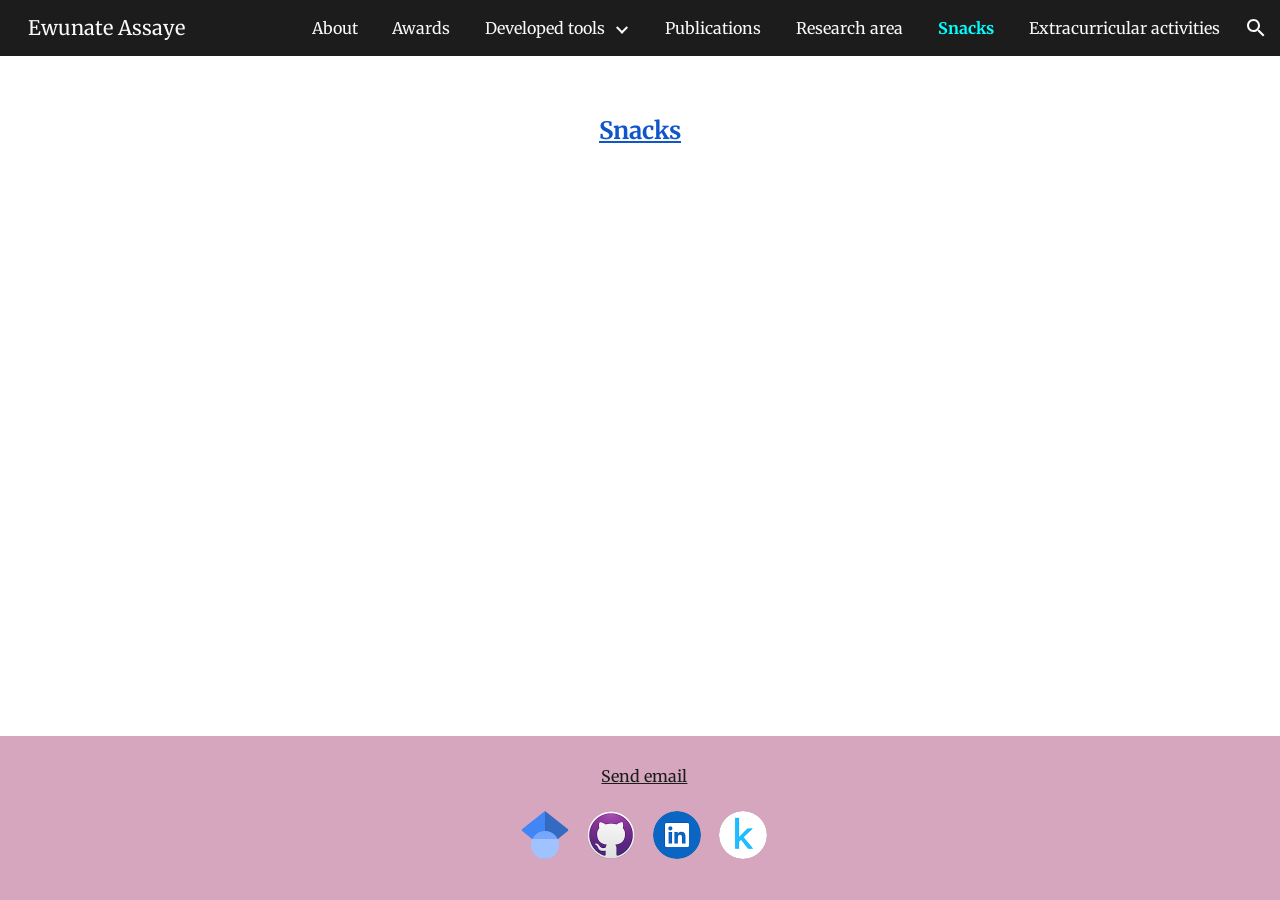
<file: others.html>
<!DOCTYPE html>
<html lang="en-US" itemscope itemtype="http://schema.org/WebPage">
  <head>
    <meta charset="utf-8">
    <meta name="google-site-verification" content="DNzeOyIBN3tMV3NE3XVi2rGsx4pCA0A5hlCcYGI1oqs" />
    <meta name="viewport" content="width=device-width, initial-scale=1">
    <meta http-equiv="X-UA-Compatible" content="IE=edge">
    <meta name="referrer" content="origin">
    <link rel="canonical" href="https://ewunateassaye.github.io/others.html">
    <meta name="author" content="Ewunate Assaye">
    <meta name="description" content="Ewunate Assaye - Snacks">
    <link rel="icon" type="image/png" href="assets/images/favicon.png?v=2">
    <meta property="og:title" content="Ewunate Assaye - Others">
    <meta property="og:type" content="website">
    <meta property="og:url" content="https://ewunateassaye.github.io/others.html">
    <meta property="og:description" content="Snacks
    ">
    <meta itemprop="name" content="Ewunate Assaye - Others">
    <meta itemprop="description" content="Snacks
    ">
    <meta itemprop="url" content="https://ewunateassaye.github.io/others.html">
    <meta itemprop="thumbnailUrl" content="assets/images/about_01.jpg">
    <meta itemprop="image" content="assets/images/about_01.jpg">
    <meta itemprop="imageUrl" content="assets/images/about_01.jpg">
    <meta property="og:image" content="assets/images/about_01.jpg">
    <link href="https://fonts.googleapis.com/css?family=Google+Sans:400,500|Roboto:300,400,500,700|Source+Code+Pro:400,700&amp;display=swap" rel="stylesheet" nonce="eUP1c4Qke3mJDbEwGe_JHQ">
    <link href="https://fonts.googleapis.com/css?family=Merriweather%3Ai%2Cbi%2C700%2C400&amp;display=swap" rel="stylesheet" nonce="eUP1c4Qke3mJDbEwGe_JHQ">
    <style nonce="eUP1c4Qke3mJDbEwGe_JHQ">@media only screen and (max-width: 479px){.jgG6ef{font-size: 17.0pt;}}@media only screen and (min-width: 480px) and (max-width: 767px){.jgG6ef{font-size: 17.0pt;}}@media only screen and (min-width: 768px) and (max-width: 1279px){.jgG6ef{font-size: 18.0pt;}}@media only screen and (min-width: 1280px){.jgG6ef{font-size: 18.0pt;}}</style>
    <link rel="stylesheet" href="assets/sites-ewunate.css" data-id="_cl" nonce="eUP1c4Qke3mJDbEwGe_JHQ">

    <title>Ewunate Assaye - Others</title>
    <style jsname="ptDGoc" nonce="eUP1c4Qke3mJDbEwGe_JHQ">.htnAL{height: 27.0pt; font-size: 12.0pt; font-family: Merriweather; font-weight: 400; font-style: normal;}.QmpIrf{background-color: rgba(255,255,255,1); color: rgba(28,28,28,1); border-color: rgba(28,28,28,1);}.xkUom{background-color: rgba(0,0,0,0); color: rgba(28,28,28,1); border-color: rgba(28,28,28,1);}.KjwKmc{background-color: rgba(0,0,0,0); color: rgba(28,28,28,1); border-color: rgba(0,0,0,0);}.qeLZfd .QmpIrf{background-color: rgba(0,255,255,1); color: rgba(28,28,28,1); border-color: rgba(0,255,255,1);}.qeLZfd .xkUom{background-color: rgba(0,0,0,0); color: rgba(28,28,28,1); border-color: rgba(28,28,28,1);}.qeLZfd .KjwKmc{background-color: rgba(0,0,0,0); color: rgba(28,28,28,1); border-color: rgba(0,0,0,0);}.lQAHbd .QmpIrf{background-color: rgba(0,255,255,1); color: rgba(28,28,28,1); border-color: rgba(0,255,255,1);}.lQAHbd .xkUom{background-color: rgba(0,0,0,0); color: rgba(28,28,28,1); border-color: rgba(28,28,28,1);}.lQAHbd .KjwKmc{background-color: rgba(0,0,0,0); color: rgba(28,28,28,1); border-color: rgba(0,0,0,0);}.tpmmCb .QmpIrf{background-color: rgba(255,255,255,1); color: rgba(28,28,28,1); border-color: rgba(28,28,28,1);}.tpmmCb .xkUom{background-color: rgba(0,0,0,0); color: rgba(28,28,28,1); border-color: rgba(28,28,28,1);}.tpmmCb .KjwKmc{background-color: rgba(0,0,0,0); color: rgba(28,28,28,1); border-color: rgba(0,0,0,0);}.nyKByd .QmpIrf{background-color: rgba(0,255,255,1); color: rgba(28,28,28,1); border-color: rgba(0,255,255,1);}.nyKByd .xkUom{background-color: rgba(0,0,0,0); color: rgba(0,255,255,1); border-color: rgba(0,255,255,1);}.nyKByd .KjwKmc{background-color: rgba(0,0,0,0); color: rgba(0,255,255,1); border-color: rgba(0,0,0,0);}.iwQgFb{background-color: rgba(0,0,0,0.150000006); height: 2.0px; margin-top: 8.5px;}.qeLZfd .iwQgFb{background-color: rgba(0,0,0,0.150000006); height: 2.0px; margin-top: 8.5px;}.lQAHbd .iwQgFb{background-color: rgba(0,0,0,0.150000006); height: 2.0px; margin-top: 8.5px;}.CbiMKe{background-color: rgba(28,28,28,1);}.qeLZfd .CbiMKe{background-color: rgba(0,255,255,1);}.lQAHbd .CbiMKe{background-color: rgba(0,255,255,1);}.tpmmCb .CbiMKe{background-color: rgba(0,255,255,1);}.nyKByd .CbiMKe{background-color: rgba(0,255,255,1);}.PsKE7e{font-family: Merriweather;}.TlfmSc{font-family: Merriweather;}.Zjiec{font-family: Merriweather;}@media only screen and (max-width: 479px){.TlfmSc{font-size: 13.0pt;}}@media only screen and (min-width: 480px) and (max-width: 767px){.TlfmSc{font-size: 14.0pt;}}@media only screen and (min-width: 768px) and (max-width: 1279px){.TlfmSc{font-size: 15.0pt;}}@media only screen and (min-width: 1280px){.TlfmSc{font-size: 15.0pt;}}@media only screen and (max-width: 479px){.Zjiec{font-size: 16.0pt;}}@media only screen and (min-width: 480px) and (max-width: 767px){.Zjiec{font-size: 18.0pt;}}@media only screen and (min-width: 768px) and (max-width: 1279px){.Zjiec{font-size: 20.0pt;}}@media only screen and (min-width: 1280px){.Zjiec{font-size: 20.0pt;}}@media only screen and (max-width: 479px){.PsKE7e{font-size: 12.0pt;}}@media only screen and (min-width: 480px) and (max-width: 767px){.PsKE7e{font-size: 12.0pt;}}@media only screen and (min-width: 768px) and (max-width: 1279px){.PsKE7e{font-size: 12.0pt;}}@media only screen and (min-width: 1280px){.PsKE7e{font-size: 12.0pt;}}.hDrhEe{padding-top: 8.0px; padding-bottom: 8.0px;}.Zjiec{margin: 48px 32px 62px 48px;}.XMyrgf{margin: 48px 32px 0 48px;}.JzO0Vc{background-color: rgba(28,28,28,1);}.zDUgLc{background-color: rgba(28,28,28,1);}.eWDljc{background-color: rgba(28,28,28,1);}.wgxiMe{background-color: rgba(28,28,28,1);}.YSH9J{color: rgba(249,249,249,1);}.iWs3gf.chg4Jd:focus{background-color: rgba(249,249,249,0.1199999973);}.oNsfjf{color: rgba(249,249,249,1);}.YSH9J:not(.tCHXDc):not(.TlfmSc):not(.M9vuGd):hover{color: rgba(249,249,249,0.8199999928);}.oNsfjf:not(.tCHXDc):not(.Zjiec):not(.lhZOrc):hover{color: rgba(249,249,249,0.8199999928);}.GBy4H .YSH9J{color: rgba(249,249,249,1);}.GBy4H .iWs3gf.chg4Jd:focus{background-color: rgba(249,249,249,0.1199999973);}.GBy4H .PsKE7e.YSH9J:not(.M9vuGd):hover{color: rgba(249,249,249,0.8199999928);}.LBrwzc .YSH9J{color: rgba(28,28,28,1);}.LBrwzc .iWs3gf.chg4Jd:focus{background-color: rgba(28,28,28,0.1199999973);}.LBrwzc .PsKE7e.YSH9J:not(.M9vuGd):hover{color: rgba(28,28,28,0.8199999928);}.GBy4H .oNsfjf{color: rgba(249,249,249,1);}.GBy4H .PsKE7e.oNsfjf:not(.lhZOrc):hover{color: rgba(249,249,249,0.8199999928);}.LBrwzc .oNsfjf{color: rgba(28,28,28,1);}.LBrwzc .PsKE7e.oNsfjf:not(.lhZOrc):hover{color: rgba(28,28,28,0.8199999928);}.M9vuGd .aJHbb{color: rgba(0,255,255,1); font-weight: bold;}.GBy4H .M9vuGd .aJHbb{color: rgba(0,255,255,1); font-weight: bold;}.LBrwzc .M9vuGd .aJHbb{color: rgba(28,28,28,1); font-weight: bold;}.lhZOrc{background-color: rgba(0,255,255,1); color: rgba(28,28,28,1);}.lhZOrc{background-color: rgba(0,255,255,1); color: rgba(28,28,28,1);}.lhZOrc{background-color: rgba(0,234,234,1); color: rgba(28,28,28,1);}.LB7kq{padding-bottom: 56px; padding-top: 112px;}.qnVSj{color: rgba(28,28,28,1);}.zfr3Q{color: rgba(28,28,28,1);}.qeLZfd .qnVSj{color: rgba(28,28,28,1);}.qeLZfd .zfr3Q{color: rgba(28,28,28,1);}.lQAHbd .qnVSj{color: rgba(28,28,28,1);}.lQAHbd .zfr3Q{color: rgba(28,28,28,1);}.tpmmCb .qnVSj{color: rgba(28,28,28,1);}.tpmmCb .zfr3Q{color: rgba(28,28,28,1);}.nyKByd .qnVSj{color: rgba(249,249,249,1);}.nyKByd .zfr3Q{color: rgba(249,249,249,1);}.qLrapd{color: rgba(28,28,28,1);}.duRjpb{color: rgba(28,28,28,1);}.duRjpb .OUGEr{color: rgba(28,28,28,1);}.qeLZfd .qLrapd{color: rgba(152,0,0,1);}.qeLZfd .duRjpb{color: rgba(152,0,0,1);}.qeLZfd .duRjpb .OUGEr{color: rgba(152,0,0,1);}.lQAHbd .qLrapd{color: rgba(28,28,28,1);}.lQAHbd .duRjpb{color: rgba(28,28,28,1);}.lQAHbd .duRjpb .OUGEr{color: rgba(28,28,28,1);}.tpmmCb .qLrapd{color: rgba(28,28,28,1);}.tpmmCb .duRjpb{color: rgba(28,28,28,1);}.tpmmCb .duRjpb .OUGEr{color: rgba(28,28,28,1);}.nyKByd .qLrapd{color: rgba(249,249,249,1);}.nyKByd .duRjpb{color: rgba(249,249,249,1);}.nyKByd .duRjpb .OUGEr{color: rgba(249,249,249,1);}.aHM7ed{color: rgba(28,28,28,1);}.JYVBee{color: rgba(28,28,28,1);}.JYVBee .OUGEr{color: rgba(28,28,28,1);}.qeLZfd .aHM7ed{color: rgba(152,0,0,1);}.qeLZfd .JYVBee{color: rgba(152,0,0,1);}.qeLZfd .JYVBee .OUGEr{color: rgba(152,0,0,1);}.lQAHbd .aHM7ed{color: rgba(28,28,28,1);}.lQAHbd .JYVBee{color: rgba(28,28,28,1);}.lQAHbd .JYVBee .OUGEr{color: rgba(28,28,28,1);}.tpmmCb .aHM7ed{color: rgba(28,28,28,1);}.tpmmCb .JYVBee{color: rgba(28,28,28,1);}.tpmmCb .JYVBee .OUGEr{color: rgba(28,28,28,1);}.nyKByd .aHM7ed{color: rgba(249,249,249,1);}.nyKByd .JYVBee{color: rgba(249,249,249,1);}.nyKByd .JYVBee .OUGEr{color: rgba(249,249,249,1);}.NHD4Gf{color: rgba(28,28,28,1);}.OmQG5e{color: rgba(28,28,28,1);}.OmQG5e .OUGEr{color: rgba(28,28,28,1);}.qeLZfd .NHD4Gf{color: rgba(152,0,0,1);}.qeLZfd .OmQG5e{color: rgba(152,0,0,1);}.qeLZfd .OmQG5e .OUGEr{color: rgba(152,0,0,1);}.lQAHbd .NHD4Gf{color: rgba(28,28,28,1);}.lQAHbd .OmQG5e{color: rgba(28,28,28,1);}.lQAHbd .OmQG5e .OUGEr{color: rgba(28,28,28,1);}.tpmmCb .NHD4Gf{color: rgba(28,28,28,1);}.tpmmCb .OmQG5e{color: rgba(28,28,28,1);}.tpmmCb .OmQG5e .OUGEr{color: rgba(28,28,28,1);}.nyKByd .NHD4Gf{color: rgba(249,249,249,1);}.nyKByd .OmQG5e{color: rgba(249,249,249,1);}.nyKByd .OmQG5e .OUGEr{color: rgba(249,249,249,1);}.Glwbz{color: rgba(28,28,28,1);}.TMjjoe{color: rgba(28,28,28,1);}.qeLZfd .Glwbz{color: rgba(28,28,28,1);}.qeLZfd .TMjjoe{color: rgba(28,28,28,1);}.lQAHbd .Glwbz{color: rgba(28,28,28,1);}.lQAHbd .TMjjoe{color: rgba(28,28,28,1);}.tpmmCb .Glwbz{color: rgba(28,28,28,1);}.tpmmCb .TMjjoe{color: rgba(28,28,28,1);}.nyKByd .Glwbz{color: rgba(249,249,249,1);}.nyKByd .TMjjoe{color: rgba(249,249,249,1);}.aw5Odc{color: rgba(28,28,28,1);}a.chg4Jd:focus{box-shadow: 0 0 0 2px rgba(255, 255, 255, 0.8), 0 0 0 4px rgba(28, 28, 28, 1);}.htnAL:focus-within{box-shadow: 0 0 0 2px rgba(255, 255, 255, 0.8), 0 0 0 4px rgba(28, 28, 28, 1);}.qeLZfd .aw5Odc{color: rgba(28,28,28,1);}.qeLZfd a.chg4Jd:focus{box-shadow: 0 0 0 2px rgba(255, 255, 255, 0.8), 0 0 0 4px rgba(28, 28, 28, 1);}.qeLZfd .htnAL:focus-within{box-shadow: 0 0 0 2px rgba(255, 255, 255, 0.8), 0 0 0 4px rgba(28, 28, 28, 1);}.lQAHbd .aw5Odc{color: rgba(28,28,28,1);}.lQAHbd a.chg4Jd:focus{box-shadow: 0 0 0 2px rgba(255, 255, 255, 0.8), 0 0 0 4px rgba(28, 28, 28, 1);}.lQAHbd .htnAL:focus-within{box-shadow: 0 0 0 2px rgba(255, 255, 255, 0.8), 0 0 0 4px rgba(28, 28, 28, 1);}.tpmmCb .aw5Odc{color: rgba(28,28,28,1);}.tpmmCb a.chg4Jd:focus{box-shadow: 0 0 0 2px rgba(255, 255, 255, 0.8), 0 0 0 4px rgba(28, 28, 28, 1);}.tpmmCb .htnAL:focus-within{box-shadow: 0 0 0 2px rgba(255, 255, 255, 0.8), 0 0 0 4px rgba(28, 28, 28, 1);}.nyKByd .aw5Odc{color: rgba(249,249,249,1);}.nyKByd a.chg4Jd:focus{box-shadow: 0 0 0 2px rgba(255, 255, 255, 0.8), 0 0 0 4px rgba(249, 249, 249, 1);}.nyKByd .htnAL:focus-within{box-shadow: 0 0 0 2px rgba(255, 255, 255, 0.8), 0 0 0 4px rgba(249, 249, 249, 1);}.ImnMyf{color: rgba(28,28,28,1);}.Vs12Bd{color: rgba(28,28,28,1);}.S5d9Rd{color: rgba(28,28,28,1);}.yaqOZd:before{display: block; background-color: rgba(255,255,255,1);}.yaqOZd.qeLZfd:before{display: block; background-color: rgba(74,134,232,1);}.yaqOZd.lQAHbd:before{display: block; background-color: rgba(213,166,189,1);}.O13XJf{height: 340px;}.nyKByd .Wew9ke{fill: rgba(255,255,255,1);}.tpmmCb .Wew9ke{fill: rgba(0,0,0,0.5400000215);}@media only screen and (max-width: 479px){.O13XJf{height: 250px;}}.SBrW1{height: 430px;}.M63kCb{background-color: rgba(255,255,255,1);}.xgQ6eb{background-color: rgba(255,255,255,1);}.mtsG9b{background-color: rgba(0,0,0,0.0299999993); outline-color: rgba(0,0,0,0.1000000015);}.qeLZfd .mtsG9b{background-color: rgba(0,0,0,0.0299999993); outline-color: rgba(0,0,0,0.1000000015);}.lQAHbd .mtsG9b{background-color: rgba(0,0,0,0.0299999993); outline-color: rgba(0,0,0,0.1000000015);}.Mt0nFe{border-color: rgba(0,0,0,0.1000000015);}.qeLZfd .Mt0nFe{border-color: rgba(0,0,0,0.1000000015);}.lQAHbd .Mt0nFe{border-color: rgba(0,0,0,0.1000000015);}.ImnMyf{background-color: rgba(255,255,255,1);}.Vs12Bd{background-color: rgba(74,134,232,1);}.S5d9Rd{background-color: rgba(213,166,189,1);}.Wwnuce:not(.zX62Be){color: rgba(0,0,0,0.5400000215); fill: rgba(0,0,0,0.5400000215);}.qeLZfd .Wwnuce:not(.zX62Be){color: rgba(0,0,0,0.5400000215); fill: rgba(0,0,0,0.5400000215);}.lQAHbd .Wwnuce:not(.zX62Be){color: rgba(0,0,0,0.5400000215); fill: rgba(0,0,0,0.5400000215);}.tpmmCb .Wwnuce:not(.zX62Be){color: rgba(0,0,0,0.5400000215); fill: rgba(0,0,0,0.5400000215);}.nyKByd .Wwnuce:not(.zX62Be){color: rgba(255,255,255,0.3199999928); fill: rgba(255,255,255,0.3199999928);}.yaqOZd.O13XJf:before{background-color: rgba(0,255,255,1);}.CMArNe{background-color: rgba(0,255,255,1);}@media only screen and (min-width: 768px){.yaqOZd:not(.LB7kq):not(.WxWicb){padding-top: 1.5rem; padding-bottom: 1.5rem;}}.j5pSsc{padding-left: 5px; padding-right: 5px;}.ZcASvf-AhqUyc-R6PoUb.SQVYQc .QjXeod{padding-top: 30.0%;}.ZcASvf-AhqUyc-R6PoUb.SQVYQc .KpytNd{width: 15.0%;}@media only screen{.ZcASvf-AhqUyc-R6PoUb.SQVYQc .LkDMRd{padding-left: 15.0%; padding-right: 15.0%;}}@media only screen{.ZcASvf-AhqUyc-R6PoUb.pdLmec .thH0zb{padding-left: 15.0%; padding-right: 15.0%;}}@media only screen{.ZcASvf-AhqUyc-R6PoUb .JFjBQd{left: -17.647058823529413%; right: -17.647058823529413%;}}@media only screen{.ZcASvf-AhqUyc-R6PoUb .JFjBQd .RQS9hb{left: 30.0%; width: 40.0%;}}.Ktthjf-AhqUyc-R6PoUb.SQVYQc .QjXeod{padding-top: 30.0%;}.Ktthjf-AhqUyc-R6PoUb.SQVYQc .KpytNd{width: 15.0%;}@media only screen and (min-width: 480px){.Ktthjf-AhqUyc-R6PoUb.SQVYQc .LkDMRd{padding-left: 15.0%; padding-right: 15.0%;}}@media only screen and (min-width: 480px){.Ktthjf-AhqUyc-R6PoUb.pdLmec .thH0zb{padding-left: 15.0%; padding-right: 15.0%;}}@media only screen and (min-width: 480px){.Ktthjf-AhqUyc-R6PoUb .JFjBQd{left: -17.647058823529413%; right: -17.647058823529413%;}}@media only screen and (min-width: 480px){.Ktthjf-AhqUyc-R6PoUb .JFjBQd .RQS9hb{left: 30.0%; width: 40.0%;}}.Ft7HRd-AhqUyc-R6PoUb.SQVYQc .QjXeod{padding-top: 30.0%;}.Ft7HRd-AhqUyc-R6PoUb.SQVYQc .KpytNd{width: 15.0%;}@media only screen and (min-width: 768px){.Ft7HRd-AhqUyc-R6PoUb.SQVYQc .LkDMRd{padding-left: 15.0%; padding-right: 15.0%;}}@media only screen and (min-width: 768px){.Ft7HRd-AhqUyc-R6PoUb.pdLmec .thH0zb{padding-left: 15.0%; padding-right: 15.0%;}}@media only screen and (min-width: 768px){.Ft7HRd-AhqUyc-R6PoUb .JFjBQd{left: -17.647058823529413%; right: -17.647058823529413%;}}@media only screen and (min-width: 768px){.Ft7HRd-AhqUyc-R6PoUb .JFjBQd .RQS9hb{left: 30.0%; width: 40.0%;}}.ZcASvf-AhqUyc-ibL1re.SQVYQc .QjXeod{padding-top: 15.0%;}.ZcASvf-AhqUyc-ibL1re.SQVYQc .KpytNd{width: 7.5%;}@media only screen{.ZcASvf-AhqUyc-ibL1re.SQVYQc .LkDMRd{padding-left: 7.5%; padding-right: 7.5%;}}@media only screen{.ZcASvf-AhqUyc-ibL1re.pdLmec .thH0zb{padding-left: 7.5%; padding-right: 7.5%;}}@media only screen{.ZcASvf-AhqUyc-ibL1re .JFjBQd{left: -8.108108108108107%; right: -8.108108108108107%;}}@media only screen{.ZcASvf-AhqUyc-ibL1re .JFjBQd .RQS9hb{left: 15.0%; width: 70.0%;}}.Ktthjf-AhqUyc-ibL1re.SQVYQc .QjXeod{padding-top: 15.0%;}.Ktthjf-AhqUyc-ibL1re.SQVYQc .KpytNd{width: 7.5%;}@media only screen and (min-width: 480px){.Ktthjf-AhqUyc-ibL1re.SQVYQc .LkDMRd{padding-left: 7.5%; padding-right: 7.5%;}}@media only screen and (min-width: 480px){.Ktthjf-AhqUyc-ibL1re.pdLmec .thH0zb{padding-left: 7.5%; padding-right: 7.5%;}}@media only screen and (min-width: 480px){.Ktthjf-AhqUyc-ibL1re .JFjBQd{left: -8.108108108108107%; right: -8.108108108108107%;}}@media only screen and (min-width: 480px){.Ktthjf-AhqUyc-ibL1re .JFjBQd .RQS9hb{left: 15.0%; width: 70.0%;}}.Ft7HRd-AhqUyc-ibL1re.SQVYQc .QjXeod{padding-top: 15.0%;}.Ft7HRd-AhqUyc-ibL1re.SQVYQc .KpytNd{width: 7.5%;}@media only screen and (min-width: 768px){.Ft7HRd-AhqUyc-ibL1re.SQVYQc .LkDMRd{padding-left: 7.5%; padding-right: 7.5%;}}@media only screen and (min-width: 768px){.Ft7HRd-AhqUyc-ibL1re.pdLmec .thH0zb{padding-left: 7.5%; padding-right: 7.5%;}}@media only screen and (min-width: 768px){.Ft7HRd-AhqUyc-ibL1re .JFjBQd{left: -8.108108108108107%; right: -8.108108108108107%;}}@media only screen and (min-width: 768px){.Ft7HRd-AhqUyc-ibL1re .JFjBQd .RQS9hb{left: 15.0%; width: 70.0%;}}.ZcASvf-AhqUyc-c5RTEf.SQVYQc .QjXeod{padding-top: 10.0%;}.ZcASvf-AhqUyc-c5RTEf.SQVYQc .KpytNd{width: 5.0%;}@media only screen{.ZcASvf-AhqUyc-c5RTEf.SQVYQc .LkDMRd{padding-left: 5.0%; padding-right: 5.0%;}}@media only screen{.ZcASvf-AhqUyc-c5RTEf.pdLmec .thH0zb{padding-left: 5.0%; padding-right: 5.0%;}}@media only screen{.ZcASvf-AhqUyc-c5RTEf .JFjBQd{left: -5.263157894736842%; right: -5.263157894736842%;}}@media only screen{.ZcASvf-AhqUyc-c5RTEf .JFjBQd .RQS9hb{left: 10.0%; width: 80.0%;}}.Ktthjf-AhqUyc-c5RTEf.SQVYQc .QjXeod{padding-top: 10.0%;}.Ktthjf-AhqUyc-c5RTEf.SQVYQc .KpytNd{width: 5.0%;}@media only screen and (min-width: 480px){.Ktthjf-AhqUyc-c5RTEf.SQVYQc .LkDMRd{padding-left: 5.0%; padding-right: 5.0%;}}@media only screen and (min-width: 480px){.Ktthjf-AhqUyc-c5RTEf.pdLmec .thH0zb{padding-left: 5.0%; padding-right: 5.0%;}}@media only screen and (min-width: 480px){.Ktthjf-AhqUyc-c5RTEf .JFjBQd{left: -5.263157894736842%; right: -5.263157894736842%;}}@media only screen and (min-width: 480px){.Ktthjf-AhqUyc-c5RTEf .JFjBQd .RQS9hb{left: 10.0%; width: 80.0%;}}.Ft7HRd-AhqUyc-c5RTEf.SQVYQc .QjXeod{padding-top: 10.0%;}.Ft7HRd-AhqUyc-c5RTEf.SQVYQc .KpytNd{width: 5.0%;}@media only screen and (min-width: 768px){.Ft7HRd-AhqUyc-c5RTEf.SQVYQc .LkDMRd{padding-left: 5.0%; padding-right: 5.0%;}}@media only screen and (min-width: 768px){.Ft7HRd-AhqUyc-c5RTEf.pdLmec .thH0zb{padding-left: 5.0%; padding-right: 5.0%;}}@media only screen and (min-width: 768px){.Ft7HRd-AhqUyc-c5RTEf .JFjBQd{left: -5.263157894736842%; right: -5.263157894736842%;}}@media only screen and (min-width: 768px){.Ft7HRd-AhqUyc-c5RTEf .JFjBQd .RQS9hb{left: 10.0%; width: 80.0%;}}.ZcASvf-AhqUyc-II5mzb.SQVYQc .QjXeod{padding-top: 7.5%;}.ZcASvf-AhqUyc-II5mzb.SQVYQc .KpytNd{width: 3.75%;}@media only screen{.ZcASvf-AhqUyc-II5mzb.SQVYQc .LkDMRd{padding-left: 3.75%; padding-right: 3.75%;}}@media only screen{.ZcASvf-AhqUyc-II5mzb.pdLmec .thH0zb{padding-left: 3.75%; padding-right: 3.75%;}}@media only screen{.ZcASvf-AhqUyc-II5mzb .JFjBQd{left: -3.896103896103896%; right: -3.896103896103896%;}}@media only screen{.ZcASvf-AhqUyc-II5mzb .JFjBQd .RQS9hb{left: 7.5%; width: 85.0%;}}.Ktthjf-AhqUyc-II5mzb.SQVYQc .QjXeod{padding-top: 7.5%;}.Ktthjf-AhqUyc-II5mzb.SQVYQc .KpytNd{width: 3.75%;}@media only screen and (min-width: 480px){.Ktthjf-AhqUyc-II5mzb.SQVYQc .LkDMRd{padding-left: 3.75%; padding-right: 3.75%;}}@media only screen and (min-width: 480px){.Ktthjf-AhqUyc-II5mzb.pdLmec .thH0zb{padding-left: 3.75%; padding-right: 3.75%;}}@media only screen and (min-width: 480px){.Ktthjf-AhqUyc-II5mzb .JFjBQd{left: -3.896103896103896%; right: -3.896103896103896%;}}@media only screen and (min-width: 480px){.Ktthjf-AhqUyc-II5mzb .JFjBQd .RQS9hb{left: 7.5%; width: 85.0%;}}.Ft7HRd-AhqUyc-II5mzb.SQVYQc .QjXeod{padding-top: 7.5%;}.Ft7HRd-AhqUyc-II5mzb.SQVYQc .KpytNd{width: 3.75%;}@media only screen and (min-width: 768px){.Ft7HRd-AhqUyc-II5mzb.SQVYQc .LkDMRd{padding-left: 3.75%; padding-right: 3.75%;}}@media only screen and (min-width: 768px){.Ft7HRd-AhqUyc-II5mzb.pdLmec .thH0zb{padding-left: 3.75%; padding-right: 3.75%;}}@media only screen and (min-width: 768px){.Ft7HRd-AhqUyc-II5mzb .JFjBQd{left: -3.896103896103896%; right: -3.896103896103896%;}}@media only screen and (min-width: 768px){.Ft7HRd-AhqUyc-II5mzb .JFjBQd .RQS9hb{left: 7.5%; width: 85.0%;}}.ZcASvf-AhqUyc-wNfPc.SQVYQc .QjXeod{padding-top: 6.0%;}.ZcASvf-AhqUyc-wNfPc.SQVYQc .KpytNd{width: 3.0%;}@media only screen{.ZcASvf-AhqUyc-wNfPc.SQVYQc .LkDMRd{padding-left: 3.0%; padding-right: 3.0%;}}@media only screen{.ZcASvf-AhqUyc-wNfPc.pdLmec .thH0zb{padding-left: 3.0%; padding-right: 3.0%;}}@media only screen{.ZcASvf-AhqUyc-wNfPc .JFjBQd{left: -3.0927835051546393%; right: -3.0927835051546393%;}}@media only screen{.ZcASvf-AhqUyc-wNfPc .JFjBQd .RQS9hb{left: 6.0%; width: 88.0%;}}.Ktthjf-AhqUyc-wNfPc.SQVYQc .QjXeod{padding-top: 6.0%;}.Ktthjf-AhqUyc-wNfPc.SQVYQc .KpytNd{width: 3.0%;}@media only screen and (min-width: 480px){.Ktthjf-AhqUyc-wNfPc.SQVYQc .LkDMRd{padding-left: 3.0%; padding-right: 3.0%;}}@media only screen and (min-width: 480px){.Ktthjf-AhqUyc-wNfPc.pdLmec .thH0zb{padding-left: 3.0%; padding-right: 3.0%;}}@media only screen and (min-width: 480px){.Ktthjf-AhqUyc-wNfPc .JFjBQd{left: -3.0927835051546393%; right: -3.0927835051546393%;}}@media only screen and (min-width: 480px){.Ktthjf-AhqUyc-wNfPc .JFjBQd .RQS9hb{left: 6.0%; width: 88.0%;}}.Ft7HRd-AhqUyc-wNfPc.SQVYQc .QjXeod{padding-top: 6.0%;}.Ft7HRd-AhqUyc-wNfPc.SQVYQc .KpytNd{width: 3.0%;}@media only screen and (min-width: 768px){.Ft7HRd-AhqUyc-wNfPc.SQVYQc .LkDMRd{padding-left: 3.0%; padding-right: 3.0%;}}@media only screen and (min-width: 768px){.Ft7HRd-AhqUyc-wNfPc.pdLmec .thH0zb{padding-left: 3.0%; padding-right: 3.0%;}}@media only screen and (min-width: 768px){.Ft7HRd-AhqUyc-wNfPc .JFjBQd{left: -3.0927835051546393%; right: -3.0927835051546393%;}}@media only screen and (min-width: 768px){.Ft7HRd-AhqUyc-wNfPc .JFjBQd .RQS9hb{left: 6.0%; width: 88.0%;}}.ZcASvf-AhqUyc-qWD73c.SQVYQc .QjXeod{padding-top: 5.0%;}.ZcASvf-AhqUyc-qWD73c.SQVYQc .KpytNd{width: 2.5%;}@media only screen{.ZcASvf-AhqUyc-qWD73c.SQVYQc .LkDMRd{padding-left: 2.5%; padding-right: 2.5%;}}@media only screen{.ZcASvf-AhqUyc-qWD73c.pdLmec .thH0zb{padding-left: 2.5%; padding-right: 2.5%;}}@media only screen{.ZcASvf-AhqUyc-qWD73c .JFjBQd{left: -2.5641025641025643%; right: -2.5641025641025643%;}}@media only screen{.ZcASvf-AhqUyc-qWD73c .JFjBQd .RQS9hb{left: 5.0%; width: 90.0%;}}.Ktthjf-AhqUyc-qWD73c.SQVYQc .QjXeod{padding-top: 5.0%;}.Ktthjf-AhqUyc-qWD73c.SQVYQc .KpytNd{width: 2.5%;}@media only screen and (min-width: 480px){.Ktthjf-AhqUyc-qWD73c.SQVYQc .LkDMRd{padding-left: 2.5%; padding-right: 2.5%;}}@media only screen and (min-width: 480px){.Ktthjf-AhqUyc-qWD73c.pdLmec .thH0zb{padding-left: 2.5%; padding-right: 2.5%;}}@media only screen and (min-width: 480px){.Ktthjf-AhqUyc-qWD73c .JFjBQd{left: -2.5641025641025643%; right: -2.5641025641025643%;}}@media only screen and (min-width: 480px){.Ktthjf-AhqUyc-qWD73c .JFjBQd .RQS9hb{left: 5.0%; width: 90.0%;}}.Ft7HRd-AhqUyc-qWD73c.SQVYQc .QjXeod{padding-top: 5.0%;}.Ft7HRd-AhqUyc-qWD73c.SQVYQc .KpytNd{width: 2.5%;}@media only screen and (min-width: 768px){.Ft7HRd-AhqUyc-qWD73c.SQVYQc .LkDMRd{padding-left: 2.5%; padding-right: 2.5%;}}@media only screen and (min-width: 768px){.Ft7HRd-AhqUyc-qWD73c.pdLmec .thH0zb{padding-left: 2.5%; padding-right: 2.5%;}}@media only screen and (min-width: 768px){.Ft7HRd-AhqUyc-qWD73c .JFjBQd{left: -2.5641025641025643%; right: -2.5641025641025643%;}}@media only screen and (min-width: 768px){.Ft7HRd-AhqUyc-qWD73c .JFjBQd .RQS9hb{left: 5.0%; width: 90.0%;}}.ZcASvf-AhqUyc-OwsYgb.SQVYQc .QjXeod{padding-top: 4.285714285714286%;}.ZcASvf-AhqUyc-OwsYgb.SQVYQc .KpytNd{width: 2.142857142857143%;}@media only screen{.ZcASvf-AhqUyc-OwsYgb.SQVYQc .LkDMRd{padding-left: 2.142857142857143%; padding-right: 2.142857142857143%;}}@media only screen{.ZcASvf-AhqUyc-OwsYgb.pdLmec .thH0zb{padding-left: 2.142857142857143%; padding-right: 2.142857142857143%;}}@media only screen{.ZcASvf-AhqUyc-OwsYgb .JFjBQd{left: -2.18978102189781%; right: -2.18978102189781%;}}@media only screen{.ZcASvf-AhqUyc-OwsYgb .JFjBQd .RQS9hb{left: 4.285714285714286%; width: 91.42857142857143%;}}.Ktthjf-AhqUyc-OwsYgb.SQVYQc .QjXeod{padding-top: 4.285714285714286%;}.Ktthjf-AhqUyc-OwsYgb.SQVYQc .KpytNd{width: 2.142857142857143%;}@media only screen and (min-width: 480px){.Ktthjf-AhqUyc-OwsYgb.SQVYQc .LkDMRd{padding-left: 2.142857142857143%; padding-right: 2.142857142857143%;}}@media only screen and (min-width: 480px){.Ktthjf-AhqUyc-OwsYgb.pdLmec .thH0zb{padding-left: 2.142857142857143%; padding-right: 2.142857142857143%;}}@media only screen and (min-width: 480px){.Ktthjf-AhqUyc-OwsYgb .JFjBQd{left: -2.18978102189781%; right: -2.18978102189781%;}}@media only screen and (min-width: 480px){.Ktthjf-AhqUyc-OwsYgb .JFjBQd .RQS9hb{left: 4.285714285714286%; width: 91.42857142857143%;}}.Ft7HRd-AhqUyc-OwsYgb.SQVYQc .QjXeod{padding-top: 4.285714285714286%;}.Ft7HRd-AhqUyc-OwsYgb.SQVYQc .KpytNd{width: 2.142857142857143%;}@media only screen and (min-width: 768px){.Ft7HRd-AhqUyc-OwsYgb.SQVYQc .LkDMRd{padding-left: 2.142857142857143%; padding-right: 2.142857142857143%;}}@media only screen and (min-width: 768px){.Ft7HRd-AhqUyc-OwsYgb.pdLmec .thH0zb{padding-left: 2.142857142857143%; padding-right: 2.142857142857143%;}}@media only screen and (min-width: 768px){.Ft7HRd-AhqUyc-OwsYgb .JFjBQd{left: -2.18978102189781%; right: -2.18978102189781%;}}@media only screen and (min-width: 768px){.Ft7HRd-AhqUyc-OwsYgb .JFjBQd .RQS9hb{left: 4.285714285714286%; width: 91.42857142857143%;}}.ZcASvf-AhqUyc-OiUrBf.SQVYQc .QjXeod{padding-top: 3.75%;}.ZcASvf-AhqUyc-OiUrBf.SQVYQc .KpytNd{width: 1.875%;}@media only screen{.ZcASvf-AhqUyc-OiUrBf.SQVYQc .LkDMRd{padding-left: 1.875%; padding-right: 1.875%;}}@media only screen{.ZcASvf-AhqUyc-OiUrBf.pdLmec .thH0zb{padding-left: 1.875%; padding-right: 1.875%;}}@media only screen{.ZcASvf-AhqUyc-OiUrBf .JFjBQd{left: -1.910828025477707%; right: -1.910828025477707%;}}@media only screen{.ZcASvf-AhqUyc-OiUrBf .JFjBQd .RQS9hb{left: 3.75%; width: 92.5%;}}.Ktthjf-AhqUyc-OiUrBf.SQVYQc .QjXeod{padding-top: 3.75%;}.Ktthjf-AhqUyc-OiUrBf.SQVYQc .KpytNd{width: 1.875%;}@media only screen and (min-width: 480px){.Ktthjf-AhqUyc-OiUrBf.SQVYQc .LkDMRd{padding-left: 1.875%; padding-right: 1.875%;}}@media only screen and (min-width: 480px){.Ktthjf-AhqUyc-OiUrBf.pdLmec .thH0zb{padding-left: 1.875%; padding-right: 1.875%;}}@media only screen and (min-width: 480px){.Ktthjf-AhqUyc-OiUrBf .JFjBQd{left: -1.910828025477707%; right: -1.910828025477707%;}}@media only screen and (min-width: 480px){.Ktthjf-AhqUyc-OiUrBf .JFjBQd .RQS9hb{left: 3.75%; width: 92.5%;}}.Ft7HRd-AhqUyc-OiUrBf.SQVYQc .QjXeod{padding-top: 3.75%;}.Ft7HRd-AhqUyc-OiUrBf.SQVYQc .KpytNd{width: 1.875%;}@media only screen and (min-width: 768px){.Ft7HRd-AhqUyc-OiUrBf.SQVYQc .LkDMRd{padding-left: 1.875%; padding-right: 1.875%;}}@media only screen and (min-width: 768px){.Ft7HRd-AhqUyc-OiUrBf.pdLmec .thH0zb{padding-left: 1.875%; padding-right: 1.875%;}}@media only screen and (min-width: 768px){.Ft7HRd-AhqUyc-OiUrBf .JFjBQd{left: -1.910828025477707%; right: -1.910828025477707%;}}@media only screen and (min-width: 768px){.Ft7HRd-AhqUyc-OiUrBf .JFjBQd .RQS9hb{left: 3.75%; width: 92.5%;}}.ZcASvf-AhqUyc-Clt0zb.SQVYQc .QjXeod{padding-top: 3.3333333333333335%;}.ZcASvf-AhqUyc-Clt0zb.SQVYQc .KpytNd{width: 1.6666666666666667%;}@media only screen{.ZcASvf-AhqUyc-Clt0zb.SQVYQc .LkDMRd{padding-left: 1.6666666666666667%; padding-right: 1.6666666666666667%;}}@media only screen{.ZcASvf-AhqUyc-Clt0zb.pdLmec .thH0zb{padding-left: 1.6666666666666667%; padding-right: 1.6666666666666667%;}}@media only screen{.ZcASvf-AhqUyc-Clt0zb .JFjBQd{left: -1.6949152542372883%; right: -1.6949152542372883%;}}@media only screen{.ZcASvf-AhqUyc-Clt0zb .JFjBQd .RQS9hb{left: 3.3333333333333335%; width: 93.33333333333333%;}}.Ktthjf-AhqUyc-Clt0zb.SQVYQc .QjXeod{padding-top: 3.3333333333333335%;}.Ktthjf-AhqUyc-Clt0zb.SQVYQc .KpytNd{width: 1.6666666666666667%;}@media only screen and (min-width: 480px){.Ktthjf-AhqUyc-Clt0zb.SQVYQc .LkDMRd{padding-left: 1.6666666666666667%; padding-right: 1.6666666666666667%;}}@media only screen and (min-width: 480px){.Ktthjf-AhqUyc-Clt0zb.pdLmec .thH0zb{padding-left: 1.6666666666666667%; padding-right: 1.6666666666666667%;}}@media only screen and (min-width: 480px){.Ktthjf-AhqUyc-Clt0zb .JFjBQd{left: -1.6949152542372883%; right: -1.6949152542372883%;}}@media only screen and (min-width: 480px){.Ktthjf-AhqUyc-Clt0zb .JFjBQd .RQS9hb{left: 3.3333333333333335%; width: 93.33333333333333%;}}.Ft7HRd-AhqUyc-Clt0zb.SQVYQc .QjXeod{padding-top: 3.3333333333333335%;}.Ft7HRd-AhqUyc-Clt0zb.SQVYQc .KpytNd{width: 1.6666666666666667%;}@media only screen and (min-width: 768px){.Ft7HRd-AhqUyc-Clt0zb.SQVYQc .LkDMRd{padding-left: 1.6666666666666667%; padding-right: 1.6666666666666667%;}}@media only screen and (min-width: 768px){.Ft7HRd-AhqUyc-Clt0zb.pdLmec .thH0zb{padding-left: 1.6666666666666667%; padding-right: 1.6666666666666667%;}}@media only screen and (min-width: 768px){.Ft7HRd-AhqUyc-Clt0zb .JFjBQd{left: -1.6949152542372883%; right: -1.6949152542372883%;}}@media only screen and (min-width: 768px){.Ft7HRd-AhqUyc-Clt0zb .JFjBQd .RQS9hb{left: 3.3333333333333335%; width: 93.33333333333333%;}}.ZcASvf-AhqUyc-EehZO.SQVYQc .QjXeod{padding-top: 3.0%;}.ZcASvf-AhqUyc-EehZO.SQVYQc .KpytNd{width: 1.5%;}@media only screen{.ZcASvf-AhqUyc-EehZO.SQVYQc .LkDMRd{padding-left: 1.5%; padding-right: 1.5%;}}@media only screen{.ZcASvf-AhqUyc-EehZO.pdLmec .thH0zb{padding-left: 1.5%; padding-right: 1.5%;}}@media only screen{.ZcASvf-AhqUyc-EehZO .JFjBQd{left: -1.5228426395939088%; right: -1.5228426395939088%;}}@media only screen{.ZcASvf-AhqUyc-EehZO .JFjBQd .RQS9hb{left: 3.0%; width: 94.0%;}}.Ktthjf-AhqUyc-EehZO.SQVYQc .QjXeod{padding-top: 3.0%;}.Ktthjf-AhqUyc-EehZO.SQVYQc .KpytNd{width: 1.5%;}@media only screen and (min-width: 480px){.Ktthjf-AhqUyc-EehZO.SQVYQc .LkDMRd{padding-left: 1.5%; padding-right: 1.5%;}}@media only screen and (min-width: 480px){.Ktthjf-AhqUyc-EehZO.pdLmec .thH0zb{padding-left: 1.5%; padding-right: 1.5%;}}@media only screen and (min-width: 480px){.Ktthjf-AhqUyc-EehZO .JFjBQd{left: -1.5228426395939088%; right: -1.5228426395939088%;}}@media only screen and (min-width: 480px){.Ktthjf-AhqUyc-EehZO .JFjBQd .RQS9hb{left: 3.0%; width: 94.0%;}}.Ft7HRd-AhqUyc-EehZO.SQVYQc .QjXeod{padding-top: 3.0%;}.Ft7HRd-AhqUyc-EehZO.SQVYQc .KpytNd{width: 1.5%;}@media only screen and (min-width: 768px){.Ft7HRd-AhqUyc-EehZO.SQVYQc .LkDMRd{padding-left: 1.5%; padding-right: 1.5%;}}@media only screen and (min-width: 768px){.Ft7HRd-AhqUyc-EehZO.pdLmec .thH0zb{padding-left: 1.5%; padding-right: 1.5%;}}@media only screen and (min-width: 768px){.Ft7HRd-AhqUyc-EehZO .JFjBQd{left: -1.5228426395939088%; right: -1.5228426395939088%;}}@media only screen and (min-width: 768px){.Ft7HRd-AhqUyc-EehZO .JFjBQd .RQS9hb{left: 3.0%; width: 94.0%;}}.ZcASvf-AhqUyc-zQtlcf.SQVYQc .QjXeod{padding-top: 2.727272727272727%;}.ZcASvf-AhqUyc-zQtlcf.SQVYQc .KpytNd{width: 1.3636363636363635%;}@media only screen{.ZcASvf-AhqUyc-zQtlcf.SQVYQc .LkDMRd{padding-left: 1.3636363636363635%; padding-right: 1.3636363636363635%;}}@media only screen{.ZcASvf-AhqUyc-zQtlcf.pdLmec .thH0zb{padding-left: 1.3636363636363635%; padding-right: 1.3636363636363635%;}}@media only screen{.ZcASvf-AhqUyc-zQtlcf .JFjBQd{left: -1.3824884792626728%; right: -1.3824884792626728%;}}@media only screen{.ZcASvf-AhqUyc-zQtlcf .JFjBQd .RQS9hb{left: 2.727272727272727%; width: 94.54545454545455%;}}.Ktthjf-AhqUyc-zQtlcf.SQVYQc .QjXeod{padding-top: 2.727272727272727%;}.Ktthjf-AhqUyc-zQtlcf.SQVYQc .KpytNd{width: 1.3636363636363635%;}@media only screen and (min-width: 480px){.Ktthjf-AhqUyc-zQtlcf.SQVYQc .LkDMRd{padding-left: 1.3636363636363635%; padding-right: 1.3636363636363635%;}}@media only screen and (min-width: 480px){.Ktthjf-AhqUyc-zQtlcf.pdLmec .thH0zb{padding-left: 1.3636363636363635%; padding-right: 1.3636363636363635%;}}@media only screen and (min-width: 480px){.Ktthjf-AhqUyc-zQtlcf .JFjBQd{left: -1.3824884792626728%; right: -1.3824884792626728%;}}@media only screen and (min-width: 480px){.Ktthjf-AhqUyc-zQtlcf .JFjBQd .RQS9hb{left: 2.727272727272727%; width: 94.54545454545455%;}}.Ft7HRd-AhqUyc-zQtlcf.SQVYQc .QjXeod{padding-top: 2.727272727272727%;}.Ft7HRd-AhqUyc-zQtlcf.SQVYQc .KpytNd{width: 1.3636363636363635%;}@media only screen and (min-width: 768px){.Ft7HRd-AhqUyc-zQtlcf.SQVYQc .LkDMRd{padding-left: 1.3636363636363635%; padding-right: 1.3636363636363635%;}}@media only screen and (min-width: 768px){.Ft7HRd-AhqUyc-zQtlcf.pdLmec .thH0zb{padding-left: 1.3636363636363635%; padding-right: 1.3636363636363635%;}}@media only screen and (min-width: 768px){.Ft7HRd-AhqUyc-zQtlcf .JFjBQd{left: -1.3824884792626728%; right: -1.3824884792626728%;}}@media only screen and (min-width: 768px){.Ft7HRd-AhqUyc-zQtlcf .JFjBQd .RQS9hb{left: 2.727272727272727%; width: 94.54545454545455%;}}.ZcASvf-AhqUyc-uQSCkd.SQVYQc .QjXeod{padding-top: 2.5%;}.ZcASvf-AhqUyc-uQSCkd.SQVYQc .KpytNd{width: 1.25%;}@media only screen{.ZcASvf-AhqUyc-uQSCkd.SQVYQc .LkDMRd{padding-left: 1.25%; padding-right: 1.25%;}}@media only screen{.ZcASvf-AhqUyc-uQSCkd.pdLmec .thH0zb{padding-left: 1.25%; padding-right: 1.25%;}}@media only screen{.ZcASvf-AhqUyc-uQSCkd .JFjBQd{left: -1.2658227848101267%; right: -1.2658227848101267%;}}@media only screen{.ZcASvf-AhqUyc-uQSCkd .JFjBQd .RQS9hb{left: 2.5%; width: 95.0%;}}.Ktthjf-AhqUyc-uQSCkd.SQVYQc .QjXeod{padding-top: 2.5%;}.Ktthjf-AhqUyc-uQSCkd.SQVYQc .KpytNd{width: 1.25%;}@media only screen and (min-width: 480px){.Ktthjf-AhqUyc-uQSCkd.SQVYQc .LkDMRd{padding-left: 1.25%; padding-right: 1.25%;}}@media only screen and (min-width: 480px){.Ktthjf-AhqUyc-uQSCkd.pdLmec .thH0zb{padding-left: 1.25%; padding-right: 1.25%;}}@media only screen and (min-width: 480px){.Ktthjf-AhqUyc-uQSCkd .JFjBQd{left: -1.2658227848101267%; right: -1.2658227848101267%;}}@media only screen and (min-width: 480px){.Ktthjf-AhqUyc-uQSCkd .JFjBQd .RQS9hb{left: 2.5%; width: 95.0%;}}.Ft7HRd-AhqUyc-uQSCkd.SQVYQc .QjXeod{padding-top: 2.5%;}.Ft7HRd-AhqUyc-uQSCkd.SQVYQc .KpytNd{width: 1.25%;}@media only screen and (min-width: 768px){.Ft7HRd-AhqUyc-uQSCkd.SQVYQc .LkDMRd{padding-left: 1.25%; padding-right: 1.25%;}}@media only screen and (min-width: 768px){.Ft7HRd-AhqUyc-uQSCkd.pdLmec .thH0zb{padding-left: 1.25%; padding-right: 1.25%;}}@media only screen and (min-width: 768px){.Ft7HRd-AhqUyc-uQSCkd .JFjBQd{left: -1.2658227848101267%; right: -1.2658227848101267%;}}@media only screen and (min-width: 768px){.Ft7HRd-AhqUyc-uQSCkd .JFjBQd .RQS9hb{left: 2.5%; width: 95.0%;}}@media only screen and (min-width: 768px){.LB7kq.gk8rDe .db35Fc .zu5uec{padding-top: 1.5rem; padding-bottom: 1.5rem;}}@media only screen and (max-width: 767px){.dmUFtb{padding-top: 1.5rem;}}@media only screen and (max-width: 767px){.g5GTcb{padding-bottom: 1.5rem;}}@media only screen and (min-width: 768px){.db35Fc{padding-left: 48px; padding-right: 48px;}}@media only screen and (max-width: 479px){.LkDMRd{padding-left: 3.75%; padding-right: 3.75%;}}@media only screen and (min-width: 480px) and (max-width: 767px){.LkDMRd{padding-left: 2.5%; padding-right: 2.5%;}}@media only screen and (min-width: 480px) and (max-width: 767px){.db35Fc{max-width: 544px;}}@media only screen and (min-width: 480px) and (max-width: 767px){.ZZyype{max-width: 544px;}}.Iif4nf{padding-right: 48px; padding-left: 48px;}.HQwdzb .Depvyb{padding-top: 14px; padding-bottom: 14px;}.yaqOZd .db35Fc{max-width: 1280px;}.db35Fc .ZZyype{max-width: 1280px;}.CDt4Ke.zfr3Q{font-family: Merriweather; font-weight: 400; font-style: normal; font-variant: normal; vertical-align: baseline; text-decoration: none; display: block; line-height: 1.5; text-align: left; margin-left: 0.0pt; margin-right: 0.0pt; padding-left: 0.0pt; text-indent: 0.0pt; margin-top: 12.0pt; margin-bottom: 0.0pt; font-size: 12.0pt;}.TYR86d.zfr3Q{font-family: Merriweather; font-weight: 400; font-style: normal; font-variant: normal; vertical-align: baseline; font-size: 12.0pt;}.CDt4Ke.duRjpb{font-family: Merriweather; font-weight: 700; font-style: normal; font-variant: normal; vertical-align: baseline; text-decoration: none; display: block; line-height: 1.38; text-align: left; margin-left: 0.0pt; margin-right: 0.0pt; padding-left: 0.0pt; text-indent: 0.0pt; margin-top: 34.0pt; margin-bottom: 0.0pt;}.TYR86d.duRjpb{font-family: Merriweather; font-weight: 700; font-style: normal; font-variant: normal; vertical-align: baseline;}.CDt4Ke.duRjpb{font-size: 34.0pt;}.TYR86d.duRjpb{font-size: 34.0pt;}@media only screen and (max-width: 479px){.CDt4Ke.duRjpb{font-size: 25.0pt;}}@media only screen and (max-width: 479px){.TYR86d.duRjpb{font-size: 25.0pt;}}@media only screen and (min-width: 480px) and (max-width: 767px){.CDt4Ke.duRjpb{font-size: 30.0pt;}}@media only screen and (min-width: 480px) and (max-width: 767px){.TYR86d.duRjpb{font-size: 30.0pt;}}@media only screen and (min-width: 768px) and (max-width: 1279px){.CDt4Ke.duRjpb{font-size: 34.0pt;}}@media only screen and (min-width: 768px) and (max-width: 1279px){.TYR86d.duRjpb{font-size: 34.0pt;}}@media only screen and (min-width: 1280px){.CDt4Ke.duRjpb{font-size: 34.0pt;}}@media only screen and (min-width: 1280px){.TYR86d.duRjpb{font-size: 34.0pt;}}.CDt4Ke.JYVBee{font-family: Merriweather; font-weight: 700; font-style: normal; font-variant: normal; vertical-align: baseline; text-decoration: none; display: block; line-height: 1.5; text-align: left; margin-left: 0.0pt; margin-right: 0.0pt; padding-left: 0.0pt; text-indent: 0.0pt; margin-top: 18.0pt; margin-bottom: 0.0pt;}.TYR86d.JYVBee{font-family: Merriweather; font-weight: 700; font-style: normal; font-variant: normal; vertical-align: baseline;}.CDt4Ke.JYVBee{font-size: 24.0pt;}.TYR86d.JYVBee{font-size: 24.0pt;}@media only screen and (max-width: 479px){.CDt4Ke.JYVBee{font-size: 20.0pt;}}@media only screen and (max-width: 479px){.TYR86d.JYVBee{font-size: 20.0pt;}}@media only screen and (min-width: 480px) and (max-width: 767px){.CDt4Ke.JYVBee{font-size: 22.0pt;}}@media only screen and (min-width: 480px) and (max-width: 767px){.TYR86d.JYVBee{font-size: 22.0pt;}}@media only screen and (min-width: 768px) and (max-width: 1279px){.CDt4Ke.JYVBee{font-size: 24.0pt;}}@media only screen and (min-width: 768px) and (max-width: 1279px){.TYR86d.JYVBee{font-size: 24.0pt;}}@media only screen and (min-width: 1280px){.CDt4Ke.JYVBee{font-size: 24.0pt;}}@media only screen and (min-width: 1280px){.TYR86d.JYVBee{font-size: 24.0pt;}}.CDt4Ke.OmQG5e{font-family: Merriweather; font-weight: 700; font-style: normal; font-variant: normal; vertical-align: baseline; text-decoration: none; display: block; line-height: 1.5; text-align: left; margin-left: 0.0pt; margin-right: 0.0pt; padding-left: 0.0pt; text-indent: 0.0pt; margin-top: 14.0pt; margin-bottom: 0.0pt; font-size: 14.0pt;}.TYR86d.OmQG5e{font-family: Merriweather; font-weight: 700; font-style: normal; font-variant: normal; vertical-align: baseline; font-size: 14.0pt;}.CDt4Ke.TMjjoe{font-family: Merriweather; font-weight: 400; font-style: normal; font-variant: normal; vertical-align: baseline; text-decoration: none; display: block; line-height: 1.5; text-align: left; margin-left: 0.0pt; margin-right: 0.0pt; padding-left: 0.0pt; text-indent: 0.0pt; margin-top: 8.0pt; margin-bottom: 0.0pt; font-size: 12.0pt;}.TYR86d.TMjjoe{font-family: Merriweather; font-weight: 400; font-style: normal; font-variant: normal; vertical-align: baseline; font-size: 12.0pt;}.Y4CpGd{font-family: Merriweather; font-weight: 400; font-style: normal; font-variant: normal; vertical-align: baseline; font-size: 12.0pt;}.mTgrD{font-family: Merriweather; font-weight: 400; font-style: normal; font-variant: normal; vertical-align: baseline;}.pBmh1{margin-top: 12.0pt; margin-bottom: 0.0pt;}.yQHJof{font-family: Merriweather; font-weight: 400; font-style: normal; font-variant: normal; vertical-align: baseline; font-size: 12.0pt;}.QcmuFb{padding-left: 20px;}.RuayVd{padding-right: 20px;}.vDPrib{padding-left: 40px;}.YzcKX{padding-right: 40px;}.TBDXjd{padding-left: 60px;}.reTV0b{padding-right: 60px;}.bYeK8e{padding-left: 80px;}.vSYeUc{padding-right: 80px;}.CuqSDe{padding-left: 100px;}.PxtZIe{padding-right: 100px;}.Havqpe{padding-left: 120px;}.ahQMed{padding-right: 120px;}.JvDrRe{padding-left: 140px;}.rzhcXb{padding-right: 140px;}.o5lrIf{padding-left: 160px;}.PBhj0b{padding-right: 160px;}.yOJW7c{padding-left: 180px;}.TlN46c{padding-right: 180px;}.rB8cye{padding-left: 200px;}.GEdNnc{padding-right: 200px;}</style>
    <link rel="stylesheet" href="assets/spacing.css?v=4">
    <style id="spacing-override">
      .SwuGbc > section:first-child .mYVXT, .UtePc > section:first-child .mYVXT { padding-top: 56px !important; padding-bottom: 0 !important; }
      .UtePc > section:first-child { padding-top: 2.75rem !important; padding-bottom: 4px !important; }
      .UtePc > section:first-child .OjCsFc, .UtePc > section:first-child .dmUFtb, .UtePc > section:first-child .wHaque, .UtePc > section:first-child .g5GTcb { padding-top: 0 !important; padding-bottom: 0 !important; }
      .UtePc > section:not(:first-child).yaqOZd, .UtePc > section:not(:first-child) .yaqOZd:not(.LB7kq):not(.WxWicb) { padding-top: 4px !important; padding-bottom: 4px !important; }
      @media only screen and (min-width: 768px) { .UtePc > section:not(:first-child).yaqOZd, .UtePc > section:not(:first-child) .yaqOZd:not(.LB7kq):not(.WxWicb) { padding-top: 5px !important; padding-bottom: 5px !important; } }
      .UtePc > section:last-child { padding-bottom: 18px !important; }
      .UtePc > section:not(:first-child) .mYVXT, .UtePc .LS81yb { padding-top: 0 !important; padding-bottom: 0 !important; margin-top: 0 !important; margin-bottom: 0 !important; }
      .UtePc .OjCsFc, .UtePc .dmUFtb, .UtePc .wHaque, .UtePc .g5GTcb { padding-top: 0 !important; padding-bottom: 0 !important; }
      .UtePc .tyJCtd.mGzaTb, .UtePc .tyJCtd.Depvyb, .UtePc .LS81yb .mGzaTb, .UtePc .LS81yb .Depvyb { padding-top: 3px !important; padding-bottom: 3px !important; }
      .UtePc > section:first-child .OjCsFc .mGzaTb, .UtePc > section:first-child .OjCsFc .Depvyb, .UtePc > section:first-child .dmUFtb .mGzaTb, .UtePc > section:first-child .dmUFtb .Depvyb { padding-top: 12px !important; }
      .UtePc > section:first-child .D2fZ2:not(.OjCsFc):not(.dmUFtb) .mGzaTb, .UtePc > section:first-child .D2fZ2:not(.OjCsFc):not(.dmUFtb) .Depvyb { padding-top: 6px !important; }
      .UtePc p.CDt4Ke, .UtePc .zfr3Q.CDt4Ke:not(h1):not(h2):not(h3):not(h4) { margin-top: 6px !important; margin-bottom: 8px !important; line-height: 1.55 !important; }
      .UtePc h1, .UtePc h2, .UtePc h3, .UtePc h4, .UtePc .CDt4Ke.OmQG5e, .UtePc .CDt4Ke.JYVBee, .UtePc .CDt4Ke.duRjpb { margin-top: 12px !important; margin-bottom: 4px !important; line-height: 1.35 !important; }
      .UtePc .tyJCtd > .zfr3Q:first-child, .UtePc .tyJCtd > .aP9Z7e:first-child + .zfr3Q, .UtePc .tyJCtd > .BKnRcf:first-child { margin-top: 0 !important; padding-top: 0 !important; }
      .UtePc .tyJCtd > .zfr3Q:last-child, .UtePc .tyJCtd > .BKnRcf:last-child { margin-bottom: 0 !important; padding-bottom: 0 !important; }
      .UtePc ol.n8H08c, .UtePc ul.n8H08c { margin-top: 4px !important; margin-bottom: 4px !important; padding-top: 0 !important; padding-bottom: 0 !important; }
      .UtePc ol.n8H08c > li, .UtePc ul.n8H08c > li, .UtePc li.lsiHE, .UtePc li.eD0Rn { margin-top: 4px !important; margin-bottom: 5px !important; padding-top: 0 !important; padding-bottom: 0 !important; line-height: 1.5 !important; }
      .UtePc ol.n8H08c > li:first-child, .UtePc ul.n8H08c > li:first-child { margin-top: 0 !important; }
      .UtePc ol.n8H08c > li:last-child, .UtePc ul.n8H08c > li:last-child { margin-bottom: 0 !important; }
      .UtePc ol.n8H08c > li > .zfr3Q, .UtePc ul.n8H08c > li > .zfr3Q, .UtePc ol.n8H08c > li > .CDt4Ke.zfr3Q, .UtePc ul.n8H08c > li > .CDt4Ke.zfr3Q, .UtePc ol.n8H08c > li h1, .UtePc ol.n8H08c > li h2, .UtePc ol.n8H08c > li h3, .UtePc ol.n8H08c > li h4, .UtePc ul.n8H08c > li h1, .UtePc ul.n8H08c > li h2, .UtePc ul.n8H08c > li h3, .UtePc ul.n8H08c > li h4, .UtePc li.lsiHE > .zfr3Q, .UtePc li.lsiHE > .CDt4Ke, .UtePc li.eD0Rn > .zfr3Q, .UtePc li.eD0Rn > .CDt4Ke { margin-top: 0 !important; margin-bottom: 0 !important; padding-top: 0 !important; padding-bottom: 0 !important; line-height: 1.5 !important; }
      @media only screen and (min-width: 900px) { #h\.77cc3cf15fa64d88_0 p.zfr3Q, #h\.77cc3cf15fa64d88_4 p.zfr3Q { white-space: nowrap !important; } #h\.77cc3cf15fa64d88_0 .tyJCtd { padding-right: 0 !important; } }
      footer .yaqOZd, footer .lQAHbd { padding-top: 14px !important; padding-bottom: 14px !important; }
    </style>
  </head>
  <body dir="ltr" class="" itemscope itemtype="http://schema.org/WebPage" id="yDmH0d" css="yDmH0d">
    <div jscontroller="pc62j" jsmodel="iTeaXe" jsaction="rcuQ6b:WYd;GvneHb:og1FDd;vbaUQc:uAM5ec;">
      <div jscontroller="X4BaPc" jsaction="rcuQ6b:WYd;o6xM5b:Pg9eo;HuL2Hd:mHeCvf;VMhF5:FFYy5e;sk3Qmb:HI1Mdd;JIbuQc:rSzFEd(z2EeY),aSaF6e(ilzYPe);">
        <div jscontroller="o1L5Wb" data-sitename="ewunate" data-search-scope="1" data-universe="1" jsmodel="fNFZH" jsaction="Pe9H6d:cZFEp;O0t7nc:cC5KLb;WyADff:AQk9Jb;WMZaJ:VsGN3;hJluRd:UADL7b;zuqEgd:HI9w0;tr6QDd:Y8aXB;MxH79b:xDkBfb;JIbuQc:SPXMTb(uxAMZ),LjG1Ed(a6mxbb);BNPLhd:TbIyBd;fGqJod:Tb1xee;" jsname="G0jgYd">
          <div jsname="gYwusb" class="p9b27">
          </div>
          <div jscontroller="RrXLpc" jsname="XeeWQc" role="banner" jsaction="keydown:uiKYid(OH0EC);rcuQ6b:WYd;zuqEgd:ufqpf;JIbuQc:XfTnxb(lfEfFf),AlTiYc(GeGHKb),AlTiYc(m1xNUe),zZlNMe(pZn8Oc);YqO5N:ELcyfe;">
            <div jsname="bF1uUb" class="BuY5Fd" jsaction="click:xVuwSc;">
            </div>
            <div jsname="MVsrn" class="TbNlJb ">
              <div role="button" class="U26fgb mUbCce fKz7Od h3nfre M9Bg4d" jscontroller="VXdfxd" jsaction="click:cOuCgd; mousedown:UX7yZ; mouseup:lbsD7e; mouseenter:tfO1Yc; mouseleave:JywGue; focus:AHmuwe; blur:O22p3e; contextmenu:mg9Pef;touchstart:p6p2H; touchmove:FwuNnf; touchend:yfqBxc(preventDefault=true); touchcancel:JMtRjd;" jsshadow jsname="GeGHKb" aria-label="Back to site" aria-disabled="false" tabindex="0" data-tooltip="Back to site" data-tooltip-vertical-offset="-12" data-tooltip-horizontal-offset="0">
                <div class="VTBa7b MbhUzd" jsname="ksKsZd">
                </div>
                <span jsslot class="xjKiLb"><span class="Ce1Y1c" style="top: -12px"><svg class="V4YR2c" viewBox="0 0 24 24" focusable="false"><path d="M0 0h24v24H0z" fill="none"/><path d="M20 11H7.83l5.59-5.59L12 4l-8 8 8 8 1.41-1.41L7.83 13H20v-2z"/></svg></span></span>
              </div>
              <div class="E2UJ5" jsname="M6JdT">
                <div class="rFrNMe b7AJhc zKHdkd" jscontroller="pxq3x" jsaction="clickonly:KjsqPd; focus:Jt1EX; blur:fpfTEe; input:Lg5SV" jsshadow jsname="OH0EC" aria-expanded="true">
                  <div class="aCsJod oJeWuf">
                    <div class="aXBtI I0VJ4d Wic03c"><span jsslot class="A37UZe qgcB3c iHd5yb">
                      <div role="button" class="U26fgb mUbCce fKz7Od i3PoXe M9Bg4d" jscontroller="VXdfxd" jsaction="click:cOuCgd; mousedown:UX7yZ; mouseup:lbsD7e; mouseenter:tfO1Yc; mouseleave:JywGue; focus:AHmuwe; blur:O22p3e; contextmenu:mg9Pef;touchstart:p6p2H; touchmove:FwuNnf; touchend:yfqBxc(preventDefault=true); touchcancel:JMtRjd;" jsshadow jsname="lfEfFf" aria-label="Search" aria-disabled="false" tabindex="0" data-tooltip="Search" data-tooltip-vertical-offset="-12" data-tooltip-horizontal-offset="0">
                        <div class="VTBa7b MbhUzd" jsname="ksKsZd">
                        </div>
                        <span jsslot class="xjKiLb"><span class="Ce1Y1c" style="top: -12px"><svg class="vu8Pwe" viewBox="0 0 24 24" focusable="false"><path d="M15.5 14h-.79l-.28-.27C15.41 12.59 16 11.11 16 9.5 16 5.91 13.09 3 9.5 3S3 5.91 3 9.5 5.91 16 9.5 16c1.61 0 3.09-.59 4.23-1.57l.27.28v.79l5 4.99L20.49 19l-4.99-5zm-6 0C7.01 14 5 11.99 5 9.5S7.01 5 9.5 5 14 7.01 14 9.5 11.99 14 9.5 14z"/><path d="M0 0h24v24H0z" fill="none"/></svg></span></span>
                      </div>
                      <div class="EmVfjc SKShhf" data-loadingmessage="Loading…" jscontroller="qAKInc" jsaction="animationend:kWijWc;dyRcpb:dyRcpb" jsname="aZ2wEe">
                        <div class="Cg7hO" aria-live="assertive" jsname="vyyg5">
                        </div>
                        <div jsname="Hxlbvc" class="xu46lf">
                          <div class="ir3uv uWlRce co39ub">
                            <div class="xq3j6 ERcjC">
                              <div class="X6jHbb GOJTSe">
                              </div>
                            </div>
                            <div class="HBnAAc">
                              <div class="X6jHbb GOJTSe">
                              </div>
                            </div>
                            <div class="xq3j6 dj3yTd">
                              <div class="X6jHbb GOJTSe">
                              </div>
                            </div>
                          </div>
                          <div class="ir3uv GFoASc Cn087">
                            <div class="xq3j6 ERcjC">
                              <div class="X6jHbb GOJTSe">
                              </div>
                            </div>
                            <div class="HBnAAc">
                              <div class="X6jHbb GOJTSe">
                              </div>
                            </div>
                            <div class="xq3j6 dj3yTd">
                              <div class="X6jHbb GOJTSe">
                              </div>
                            </div>
                          </div>
                          <div class="ir3uv WpeOqd hfsr6b">
                            <div class="xq3j6 ERcjC">
                              <div class="X6jHbb GOJTSe">
                              </div>
                            </div>
                            <div class="HBnAAc">
                              <div class="X6jHbb GOJTSe">
                              </div>
                            </div>
                            <div class="xq3j6 dj3yTd">
                              <div class="X6jHbb GOJTSe">
                              </div>
                            </div>
                          </div>
                          <div class="ir3uv rHV3jf EjXFBf">
                            <div class="xq3j6 ERcjC">
                              <div class="X6jHbb GOJTSe">
                              </div>
                            </div>
                            <div class="HBnAAc">
                              <div class="X6jHbb GOJTSe">
                              </div>
                            </div>
                            <div class="xq3j6 dj3yTd">
                              <div class="X6jHbb GOJTSe">
                              </div>
                            </div>
                          </div>
                        </div>
                      </div>
                      <div role="button" class="U26fgb mUbCce fKz7Od JyJRXe M9Bg4d" jscontroller="VXdfxd" jsaction="click:cOuCgd; mousedown:UX7yZ; mouseup:lbsD7e; mouseenter:tfO1Yc; mouseleave:JywGue; focus:AHmuwe; blur:O22p3e; contextmenu:mg9Pef;touchstart:p6p2H; touchmove:FwuNnf; touchend:yfqBxc(preventDefault=true); touchcancel:JMtRjd;" jsshadow jsname="m1xNUe" aria-label="Back to site" aria-disabled="false" tabindex="0" data-tooltip="Back to site" data-tooltip-vertical-offset="-12" data-tooltip-horizontal-offset="0">
                        <div class="VTBa7b MbhUzd" jsname="ksKsZd">
                        </div>
                        <span jsslot class="xjKiLb"><span class="Ce1Y1c" style="top: -12px"><svg class="V4YR2c" viewBox="0 0 24 24" focusable="false"><path d="M0 0h24v24H0z" fill="none"/><path d="M20 11H7.83l5.59-5.59L12 4l-8 8 8 8 1.41-1.41L7.83 13H20v-2z"/></svg></span></span>
                      </div>
                      </span>
                      <div class="Xb9hP"><input type="search" class="whsOnd zHQkBf" jsname="YPqjbf" autocomplete="off" tabindex="0" aria-label="Search this site" value="" aria-disabled="false" autofocus role="combobox" data-initial-value=""/>
                        <div jsname="LwH6nd" class="ndJi5d snByac" aria-hidden="true">Search this site</div>
                      </div>
                      <span jsslot class="A37UZe sxyYjd MQL3Ob">
                      <div role="button" class="U26fgb mUbCce fKz7Od Kk06A M9Bg4d" jscontroller="VXdfxd" jsaction="click:cOuCgd; mousedown:UX7yZ; mouseup:lbsD7e; mouseenter:tfO1Yc; mouseleave:JywGue; focus:AHmuwe; blur:O22p3e; contextmenu:mg9Pef;touchstart:p6p2H; touchmove:FwuNnf; touchend:yfqBxc(preventDefault=true); touchcancel:JMtRjd;" jsshadow jsname="pZn8Oc" aria-label="Clear search" aria-disabled="false" tabindex="0" data-tooltip="Clear search" data-tooltip-vertical-offset="-12" data-tooltip-horizontal-offset="0">
                        <div class="VTBa7b MbhUzd" jsname="ksKsZd">
                        </div>
                        <span jsslot class="xjKiLb"><span class="Ce1Y1c" style="top: -12px"><svg class="fAUEUd" viewBox="0 0 24 24" focusable="false"><path d="M19 6.41L17.59 5 12 10.59 6.41 5 5 6.41 10.59 12 5 17.59 6.41 19 12 13.41 17.59 19 19 17.59 13.41 12z"></path><path d="M0 0h24v24H0z" fill="none"></path></svg></span></span>
                      </div>
                      </span>
                      <div class="i9lrp mIZh1c">
                      </div>
                      <div jsname="XmnwAc" class="OabDMe cXrdqd">
                      </div>
                    </div>
                  </div>
                  <div class="LXRPh">
                    <div jsname="ty6ygf" class="ovnfwe Is7Fhb">
                    </div>
                  </div>
                </div>
                <div class="InHK7" jsname="aN0umc">
                  <div class="GG9xTc" jsaction="click:wTqBkf;" jsname="e7EaC" tabindex="0" aria-label="Embedded Files"><svg class="vu8Pwe KYLCw" viewBox="0 0 24 24" focusable="false"><path d="M15.5 14h-.79l-.28-.27C15.41 12.59 16 11.11 16 9.5 16 5.91 13.09 3 9.5 3S3 5.91 3 9.5 5.91 16 9.5 16c1.61 0 3.09-.59 4.23-1.57l.27.28v.79l5 4.99L20.49 19l-4.99-5zm-6 0C7.01 14 5 11.99 5 9.5S7.01 5 9.5 5 14 7.01 14 9.5 11.99 14 9.5 14z"/><path d="M0 0h24v24H0z" fill="none"/></svg><span class="HCIIgf">Embedded Files</span>
                  </div>
                </div>
              </div>
            </div>
          </div>
        </div>
        <div jsname="tiN4bf">
          <style nonce="eUP1c4Qke3mJDbEwGe_JHQ">.rrJNTc{opacity: 0;}.bKy5e{pointer-events: none; position: absolute; top: 0;}</style>
          <div class="bKy5e">
            <div class="rrJNTc" tabindex="-1">
              <div class="VfPpkd-dgl2Hf-ppHlrf-sM5MNb" data-is-touch-wrapper='true'><button class="VfPpkd-LgbsSe VfPpkd-LgbsSe-OWXEXe-dgl2Hf LjDxcd XhPA0b LQeN7 WsSUlf jz7fPb" jscontroller="soHxf" jsaction="click:cOuCgd; mousedown:UX7yZ; mouseup:lbsD7e; mouseenter:tfO1Yc; mouseleave:JywGue; touchstart:p6p2H; touchmove:FwuNnf; touchend:yfqBxc; touchcancel:JMtRjd; focus:AHmuwe; blur:O22p3e; contextmenu:mg9Pef;mlnRJb:fLiPzd;" data-idom-class="LjDxcd XhPA0b LQeN7 WsSUlf jz7fPb" jsname="z2EeY" tabindex="0">
                <div class="VfPpkd-Jh9lGc">
                </div>
                <div class="VfPpkd-J1Ukfc-LhBDec">
                </div>
                <div class="VfPpkd-RLmnJb">
                </div>
                <span jsname="V67aGc" class="VfPpkd-vQzf8d">Skip to main content</span></button>
              </div>
              <div class="VfPpkd-dgl2Hf-ppHlrf-sM5MNb" data-is-touch-wrapper='true'><button class="VfPpkd-LgbsSe VfPpkd-LgbsSe-OWXEXe-dgl2Hf LjDxcd XhPA0b LQeN7 WsSUlf br90J" jscontroller="soHxf" jsaction="click:cOuCgd; mousedown:UX7yZ; mouseup:lbsD7e; mouseenter:tfO1Yc; mouseleave:JywGue; touchstart:p6p2H; touchmove:FwuNnf; touchend:yfqBxc; touchcancel:JMtRjd; focus:AHmuwe; blur:O22p3e; contextmenu:mg9Pef;mlnRJb:fLiPzd;" data-idom-class="LjDxcd XhPA0b LQeN7 WsSUlf br90J" jsname="ilzYPe" tabindex="0">
                <div class="VfPpkd-Jh9lGc">
                </div>
                <div class="VfPpkd-J1Ukfc-LhBDec">
                </div>
                <div class="VfPpkd-RLmnJb">
                </div>
                <span jsname="V67aGc" class="VfPpkd-vQzf8d">Skip to navigation</span></button>
              </div>
            </div>
          </div>
          <div class="M63kCb N63NQ">
          </div>
          <div class="QZ3zWd">
            <div class="fktJzd AKpWA fOU46b yMcSQd Ly6Unf G9Qloe XeSM4 XxIgdb" jsname="UzWXSb" data-uses-custom-theme="true" data-legacy-theme-name="Testable" data-legacy-theme-font-kit="null" data-legacy-theme-color-kit="null" jscontroller="Md9ENb" jsaction="gsiSmd:Ffcznf;yj5fUd:cpPetb;HNXL3:q0Vyke;e2SXKd:IPDu5e;BdXpgd:nhk7K;rcuQ6b:WYd;">

              <!-- ==================== HEADER & NAVIGATION ==================== -->
              <header id="atIdViewHeader">
                <div style="position:fixed; width: 100%; z-index: 100;">
                  <div id="docs-banner-container">
                    <div id="docs-banners">
                      <div id="HB1eCd-mzNpsf-r8s4j-ORHb">
                      </div>
                      <div id="HB1eCd-TZk80d-r8s4j-ORHb" aria-live="assertive" aria-atomic="true">
                      </div>
                      <div id="HB1eCd-Vkfede-rJCtOc-b3rLgd-ORHb" aria-live="assertive" aria-atomic="true">
                      </div>
                    </div>
                    <div class="HB1eCd-Vkfede-NBtyUd-PvRhvb-LwH6nd">
                    </div>
                  </div>
                </div>
                <div class="BbxBP usN8rf K5Zlne" jsname="WA9qLc" jscontroller="RQOkef" jsaction="rcuQ6b:JdcaS;MxH79b:JdcaS;VbOlFf:ywL4Jf;FaOgy:ywL4Jf; keydown:Hq2uPe; wheel:Ut4Ahc;" data-top-navigation="true" data-is-preview="false">
                  <div class="DXsoRd YTv4We oNsfjf" role="button" tabindex="0" jsaction="click:LUvzV" jsname="z4Tpl" id="s9iPrd" aria-haspopup="true" aria-controls="yuynLe" aria-expanded="false"><svg class="wFCWne" viewBox="0 0 24 24" stroke="currentColor" jsname="B1n9ub" focusable="false"><g transform="translate(12,12)"><path class="hlJH0" d="M-9 -5 L9 -5" fill="none" stroke-width="2"/><path class="HBu6N" d="M-9 0 L9 0" fill="none" stroke-width="2"/><path class="cLAGQe" d="M-9 5 L9 5" fill="none" stroke-width="2"/></g></svg>
                  </div>
                  <nav class="JzO0Vc" jsname="ihoMLd" role="navigation" tabindex="-1" id="yuynLe" jsaction="transitionend:UD2r5"><a class="Zjiec oNsfjf" href="about.html"><span>Ewunate Assaye</span></a>
                    <ul class="jYxBte Fpy8Db" tabindex="-1">
                      <li jsname="ibnC6b" data-nav-level="1">
                        <div class="PsKE7e r8s4j-R6PoUb IKA38e baH5ib oNsfjf">
                          <div class="I35ICb" jsaction="keydown:mPuKz(QwLHlb); click:vHQTA(QwLHlb);"><a class="aJHbb dk90Ob hDrhEe HlqNPb" jsname="QwLHlb" role="link" tabindex="0" data-navtype="1" href="about.html" data-url="/view/ewunate/about" data-type="1" data-level="1">About</a>
                          </div>
                        </div>
                      </li>
                      <li jsname="ibnC6b" data-nav-level="1">
                        <div class="PsKE7e r8s4j-R6PoUb IKA38e baH5ib oNsfjf">
                          <div class="I35ICb" jsaction="keydown:mPuKz(QwLHlb); click:vHQTA(QwLHlb);"><a class="aJHbb dk90Ob hDrhEe HlqNPb" jsname="QwLHlb" role="link" tabindex="0" data-navtype="1" href="awards.html" data-url="/view/ewunate/awards" data-type="1" data-level="1">Awards</a>
                          </div>
                        </div>
                      </li>
                      <li jsname="ibnC6b" data-nav-level="1">
                        <div class="PsKE7e r8s4j-R6PoUb IKA38e baH5ib oNsfjf">
                          <div class="I35ICb" jsaction="keydown:mPuKz(QwLHlb); click:vHQTA(QwLHlb);">
                            <div class="j10yRb" role="presentation" title="Expand/Collapse" jsaction="click:Ptdedd" jsname="ix0Hvc"><svg class="dvmRw" viewBox="0 0 24 24" stroke="currentColor" jsname="HIH2V" focusable="false"><g transform="translate(9.7,12) rotate(45)"><path class="K4B8Y" d="M-4.2 0 L4.2 0" stroke-width="2"/></g><g transform="translate(14.3,12) rotate(-45)"><path class="MrYMx" d="M-4.2 0 L4.2 0" stroke-width="2"/></g></svg>
                            </div>
                            <a class="aJHbb dk90Ob hDrhEe HlqNPb" jsname="QwLHlb" role="link" tabindex="0" data-navtype="1" aria-expanded="false" aria-haspopup="true" href="developed-tools.html" data-url="/view/ewunate/developed-tools" data-type="1" data-level="1">Developed tools</a>
                          </div>
                        </div>
                        <div class="oGuwee Mkt3Tc" style="display:none;" jsname="QXE97" jsaction="transitionend:SJBdh" role="group">
                          <ul class="VcS63b">
                            <li jsname="ibnC6b" data-nav-level="2">
                              <div class="PsKE7e r8s4j-ibL1re IKA38e baH5ib oNsfjf">
                                <div class="I35ICb" jsaction="keydown:mPuKz(QwLHlb); click:vHQTA(QwLHlb);"><a class="aJHbb hDrhEe HlqNPb" jsname="QwLHlb" role="link" tabindex="0" data-navtype="1" href="developed-tools/medimgannotator.html" data-url="/view/ewunate/developed-tools/medimgannotator" data-type="1" data-level="2">MedImgAnnotator</a>
                                </div>
                              </div>
                            </li>
                            <li jsname="ibnC6b" data-nav-level="2">
                              <div class="PsKE7e r8s4j-ibL1re IKA38e baH5ib oNsfjf">
                                <div class="I35ICb" jsaction="keydown:mPuKz(QwLHlb); click:vHQTA(QwLHlb);"><a class="aJHbb hDrhEe HlqNPb" jsname="QwLHlb" role="link" tabindex="0" data-navtype="1" href="developed-tools/medication-non-adherence.html" data-url="/view/ewunate/developed-tools/medication-non-adherence" data-type="1" data-level="2">Medication Non-adherence</a>
                                </div>
                              </div>
                            </li>
                            <li jsname="ibnC6b" data-nav-level="2">
                              <div class="PsKE7e r8s4j-ibL1re IKA38e baH5ib oNsfjf">
                                <div class="I35ICb" jsaction="keydown:mPuKz(QwLHlb); click:vHQTA(QwLHlb);"><a class="aJHbb hDrhEe HlqNPb" jsname="QwLHlb" role="link" tabindex="0" data-navtype="1" href="developed-tools/acute-respiratory-infection.html" data-url="/view/ewunate/developed-tools/acute-respiratory-infection" data-type="1" data-level="2">Acute respiratory Infection</a>
                                </div>
                              </div>
                            </li>
                          </ul>
                        </div>
                      </li>
                      <li jsname="ibnC6b" data-nav-level="1">
                        <div class="PsKE7e r8s4j-R6PoUb IKA38e baH5ib oNsfjf">
                          <div class="I35ICb" jsaction="keydown:mPuKz(QwLHlb); click:vHQTA(QwLHlb);"><a class="aJHbb dk90Ob hDrhEe HlqNPb" jsname="QwLHlb" role="link" tabindex="0" data-navtype="1" href="publications.html" data-url="/view/ewunate/publications" data-type="1" data-level="1">Publications</a>
                          </div>
                        </div>
                      </li>
                      <li jsname="ibnC6b" data-nav-level="1">
                        <div class="PsKE7e r8s4j-R6PoUb IKA38e baH5ib oNsfjf">
                          <div class="I35ICb" jsaction="keydown:mPuKz(QwLHlb); click:vHQTA(QwLHlb);"><a class="aJHbb dk90Ob hDrhEe HlqNPb" jsname="QwLHlb" role="link" tabindex="0" data-navtype="1" href="research-area.html" data-url="/view/ewunate/research-area" data-type="1" data-level="1">Research area</a>
                          </div>
                        </div>
                      </li>
                      <li jsname="ibnC6b" data-nav-level="1">
                        <div class="PsKE7e r8s4j-R6PoUb IKA38e baH5ib oNsfjf lhZOrc" aria-current="true">
                          <div class="I35ICb" jsaction="keydown:mPuKz(QwLHlb); click:vHQTA(QwLHlb);"><a class="aJHbb dk90Ob hDrhEe HlqNPb" jsname="QwLHlb" role="link" tabindex="0" data-navtype="1" aria-selected="true" href="snacks/best-websites-and-links.html" data-url="/view/ewunateassaye/best-websites-and-links" data-type="1" data-level="1">Snacks</a>
                          </div>
                        </div>
                      </li>
                      <li jsname="ibnC6b" data-nav-level="1">
                        <div class="PsKE7e r8s4j-R6PoUb IKA38e baH5ib oNsfjf">
                          <div class="I35ICb" jsaction="keydown:mPuKz(QwLHlb); click:vHQTA(QwLHlb);"><a class="aJHbb dk90Ob hDrhEe HlqNPb" jsname="QwLHlb" role="link" tabindex="0" data-navtype="1" href="extracurricular-activities.html" data-url="/view/ewunate/extracurricular-activities" data-type="1" data-level="1">Extracurricular activities</a>
                          </div>
                        </div>
                      </li>
                    </ul>
                  </nav>
                  <div class="VLoccc K5Zlne QDWEj U8eYrb" jsname="rtFGi">
                    <div class="Pvc6xe">
                      <div jsname="I8J07e" class="TlfmSc YSH9J"><a class="GAuSPc" jsname="jIujaf" href="about.html"><span class="QTKDff">Ewunate Assaye</span></a>
                      </div>
                      <nav class="plFg0c" jscontroller="HXO1uc" jsaction="rcuQ6b:rcuQ6b;MxH79b:CfS0pe;" id="WDxLfe" data-is-preview="false" style="visibility: visible;" role="navigation" tabindex="-1">
                        <ul jsname="waIgnc" class="K1Ci7d oXBWEc jYxBte">
                          <li jsname="ibnC6b" data-nav-level="1" class="VsJjtf">
                            <div class="PsKE7e qV4dIc Qrrb5 YSH9J">
                              <div class="I35ICb" jsaction="click:vHQTA(QwLHlb); keydown:mPuKz(QwLHlb);"><a class="aJHbb dk90Ob jgXgSe HlqNPb" jscontroller="yUHiM" jsaction="rcuQ6b:WYd;" jsname="QwLHlb" role="link" tabindex="0" data-navtype="1" href="about.html" data-url="/view/ewunate/about" data-type="1" data-level="1">About</a>
                              </div>
                            </div>
                            <div class="rgLkl">
                            </div>
                          </li>
                          <li jsname="ibnC6b" data-nav-level="1" class="VsJjtf">
                            <div class="PsKE7e qV4dIc Qrrb5 YSH9J">
                              <div class="I35ICb" jsaction="click:vHQTA(QwLHlb); keydown:mPuKz(QwLHlb);"><a class="aJHbb dk90Ob jgXgSe HlqNPb" jscontroller="yUHiM" jsaction="rcuQ6b:WYd;" jsname="QwLHlb" role="link" tabindex="0" data-navtype="1" href="awards.html" data-url="/view/ewunate/awards" data-type="1" data-level="1">Awards</a>
                              </div>
                            </div>
                            <div class="rgLkl">
                            </div>
                          </li>
                          <li jsname="ibnC6b" data-nav-level="1" class="VsJjtf" jsaction="mouseenter:Vx8Jlb; mouseleave:ysDRUd">
                            <div class="PsKE7e qV4dIc Qrrb5 YSH9J">
                              <div class="I35ICb" jsaction="click:vHQTA(QwLHlb); keydown:mPuKz(QwLHlb);"><a class="aJHbb dk90Ob jgXgSe HlqNPb" jscontroller="yUHiM" jsaction="rcuQ6b:WYd;" jsname="QwLHlb" role="link" tabindex="0" data-navtype="1" aria-expanded="false" aria-haspopup="true" href="developed-tools.html" data-url="/view/ewunate/developed-tools" data-type="1" data-level="1">Developed tools</a>
                                <div class="mBHtvb u5fiyc" role="presentation" title="Expand/Collapse" jsaction="click:oESVTe" jsname="ix0Hvc"><svg class="dvmRw" viewBox="0 0 24 24" stroke="currentColor" jsname="HIH2V" focusable="false"><g transform="translate(9.7,12) rotate(45)"><path class="K4B8Y" d="M-4.2 0 L4.2 0" stroke-width="2"/></g><g transform="translate(14.3,12) rotate(-45)"><path class="MrYMx" d="M-4.2 0 L4.2 0" stroke-width="2"/></g></svg>
                                </div>
                              </div>
                            </div>
                            <div class="rgLkl">
                            </div>
                            <div class="oGuwee eWDljc RPRy1e Mkt3Tc" style="display:none;" jsname="QXE97" jsaction="transitionend:SJBdh" role="group">
                              <ul class="VcS63b">
                                <li jsname="ibnC6b" data-nav-level="2" class="ijMPi ">
                                  <div class="PsKE7e IKA38e oNsfjf">
                                    <div class="I35ICb" jsaction="click:vHQTA(QwLHlb); keydown:mPuKz(QwLHlb);"><a class="aJHbb hDrhEe HlqNPb" jscontroller="yUHiM" jsaction="rcuQ6b:WYd;" jsname="QwLHlb" role="link" tabindex="0" data-navtype="1" href="developed-tools/medimgannotator.html" data-url="/view/ewunate/developed-tools/medimgannotator" data-type="1" data-level="2">MedImgAnnotator</a>
                                    </div>
                                  </div>
                                </li>
                                <li jsname="ibnC6b" data-nav-level="2" class="ijMPi ">
                                  <div class="PsKE7e IKA38e oNsfjf">
                                    <div class="I35ICb" jsaction="click:vHQTA(QwLHlb); keydown:mPuKz(QwLHlb);"><a class="aJHbb hDrhEe HlqNPb" jscontroller="yUHiM" jsaction="rcuQ6b:WYd;" jsname="QwLHlb" role="link" tabindex="0" data-navtype="1" href="developed-tools/medication-non-adherence.html" data-url="/view/ewunate/developed-tools/medication-non-adherence" data-type="1" data-level="2">Medication Non-adherence</a>
                                    </div>
                                  </div>
                                </li>
                                <li jsname="ibnC6b" data-nav-level="2" class="ijMPi ">
                                  <div class="PsKE7e IKA38e oNsfjf">
                                    <div class="I35ICb" jsaction="click:vHQTA(QwLHlb); keydown:mPuKz(QwLHlb);"><a class="aJHbb hDrhEe HlqNPb" jscontroller="yUHiM" jsaction="rcuQ6b:WYd;" jsname="QwLHlb" role="link" tabindex="0" data-navtype="1" href="developed-tools/acute-respiratory-infection.html" data-url="/view/ewunate/developed-tools/acute-respiratory-infection" data-type="1" data-level="2">Acute respiratory Infection</a>
                                    </div>
                                  </div>
                                </li>
                              </ul>
                            </div>
                          </li>
                          <li jsname="ibnC6b" data-nav-level="1" class="VsJjtf">
                            <div class="PsKE7e qV4dIc Qrrb5 YSH9J">
                              <div class="I35ICb" jsaction="click:vHQTA(QwLHlb); keydown:mPuKz(QwLHlb);"><a class="aJHbb dk90Ob jgXgSe HlqNPb" jscontroller="yUHiM" jsaction="rcuQ6b:WYd;" jsname="QwLHlb" role="link" tabindex="0" data-navtype="1" href="publications.html" data-url="/view/ewunate/publications" data-type="1" data-level="1">Publications</a>
                              </div>
                            </div>
                            <div class="rgLkl">
                            </div>
                          </li>
                          <li jsname="ibnC6b" data-nav-level="1" class="VsJjtf">
                            <div class="PsKE7e qV4dIc Qrrb5 YSH9J">
                              <div class="I35ICb" jsaction="click:vHQTA(QwLHlb); keydown:mPuKz(QwLHlb);"><a class="aJHbb dk90Ob jgXgSe HlqNPb" jscontroller="yUHiM" jsaction="rcuQ6b:WYd;" jsname="QwLHlb" role="link" tabindex="0" data-navtype="1" href="research-area.html" data-url="/view/ewunate/research-area" data-type="1" data-level="1">Research area</a>
                              </div>
                            </div>
                            <div class="rgLkl">
                            </div>
                          </li>
                          <li jsname="ibnC6b" data-nav-level="1" class="VsJjtf">
                            <div class="PsKE7e qV4dIc Qrrb5 YSH9J M9vuGd" aria-current="true">
                              <div class="I35ICb" jsaction="click:vHQTA(QwLHlb); keydown:mPuKz(QwLHlb);"><a class="aJHbb dk90Ob jgXgSe HlqNPb" jscontroller="yUHiM" jsaction="rcuQ6b:WYd;" jsname="QwLHlb" role="link" tabindex="0" data-navtype="1" aria-selected="true" href="snacks/best-websites-and-links.html" data-url="/view/ewunateassaye/best-websites-and-links" data-type="1" data-level="1">Snacks</a>
                              </div>
                            </div>
                            <div class="rgLkl">
                            </div>
                          </li>
                          <li jsname="ibnC6b" data-nav-level="1" class="VsJjtf">
                            <div class="PsKE7e qV4dIc Qrrb5 YSH9J">
                              <div class="I35ICb" jsaction="click:vHQTA(QwLHlb); keydown:mPuKz(QwLHlb);"><a class="aJHbb dk90Ob jgXgSe HlqNPb" jscontroller="yUHiM" jsaction="rcuQ6b:WYd;" jsname="QwLHlb" role="link" tabindex="0" data-navtype="1" href="extracurricular-activities.html" data-url="/view/ewunate/extracurricular-activities" data-type="1" data-level="1">Extracurricular activities</a>
                              </div>
                            </div>
                            <div class="rgLkl">
                            </div>
                          </li>
                          <li jsname="ibnC6b" data-nav-level="1" class="VsJjtf ZmrVpf oXBWEc" more-menu-item jsaction="mouseenter:Vx8Jlb; mouseleave:ysDRUd">
                            <div class="PsKE7e qV4dIc Qrrb5 YSH9J">
                              <div class="I35ICb" jsaction="click:vHQTA(QwLHlb); keydown:mPuKz(QwLHlb);"><a class="aJHbb dk90Ob jgXgSe HlqNPb" jscontroller="yUHiM" jsaction="rcuQ6b:WYd;" jsname="QwLHlb" role="link" tabindex="0" data-navtype="1" aria-expanded="false" aria-haspopup="true" data-level="1">More</a>
                                <div class="mBHtvb u5fiyc" role="presentation" title="Expand/Collapse" jsaction="click:oESVTe" jsname="ix0Hvc"><svg class="dvmRw" viewBox="0 0 24 24" stroke="currentColor" jsname="HIH2V" focusable="false"><g transform="translate(9.7,12) rotate(45)"><path class="K4B8Y" d="M-4.2 0 L4.2 0" stroke-width="2"/></g><g transform="translate(14.3,12) rotate(-45)"><path class="MrYMx" d="M-4.2 0 L4.2 0" stroke-width="2"/></g></svg>
                                </div>
                              </div>
                            </div>
                            <div class="oGuwee eWDljc RPRy1e Mkt3Tc" style="display:none;" jsname="QXE97" jsaction="transitionend:SJBdh" role="group">
                              <ul class="VcS63b">
                                <li jsname="ibnC6b" data-nav-level="2" class="ijMPi ZmrVpf" in-more-item>
                                  <div class="PsKE7e IKA38e oNsfjf">
                                    <div class="I35ICb" jsaction="click:vHQTA(QwLHlb); keydown:mPuKz(QwLHlb);"><a class="aJHbb hDrhEe HlqNPb" jscontroller="yUHiM" jsaction="rcuQ6b:WYd;" jsname="QwLHlb" role="link" tabindex="0" data-navtype="1" href="about.html" data-url="/view/ewunate/about" data-type="1" data-in-more-submenu="true" data-level="2">About</a>
                                    </div>
                                  </div>
                                </li>
                                <li jsname="ibnC6b" data-nav-level="2" class="ijMPi ZmrVpf" in-more-item>
                                  <div class="PsKE7e IKA38e oNsfjf">
                                    <div class="I35ICb" jsaction="click:vHQTA(QwLHlb); keydown:mPuKz(QwLHlb);"><a class="aJHbb hDrhEe HlqNPb" jscontroller="yUHiM" jsaction="rcuQ6b:WYd;" jsname="QwLHlb" role="link" tabindex="0" data-navtype="1" href="awards.html" data-url="/view/ewunate/awards" data-type="1" data-in-more-submenu="true" data-level="2">Awards</a>
                                    </div>
                                  </div>
                                </li>
                                <li jsname="ibnC6b" data-nav-level="2" class="ijMPi ZmrVpf" in-more-item>
                                  <div class="PsKE7e IKA38e oNsfjf">
                                    <div class="I35ICb" jsaction="click:vHQTA(QwLHlb); keydown:mPuKz(QwLHlb);">
                                      <div class="j10yRb" role="presentation" title="Expand/Collapse" jsaction="click:Ptdedd" jsname="ix0Hvc"><svg class="dvmRw" viewBox="0 0 24 24" jsname="HIH2V" focusable="false"><path d="M7 10l5 5 5-5z" fill="currentColor"/><path d="M4 4h16v16H4z" fill="none" stroke="currentColor"/><path d="M0 0h24v24H0z" fill="none"/></svg>
                                      </div>
                                      <a class="aJHbb hDrhEe HlqNPb" jscontroller="yUHiM" jsaction="rcuQ6b:WYd;" jsname="QwLHlb" role="link" tabindex="0" data-navtype="1" aria-expanded="false" aria-haspopup="true" href="developed-tools.html" data-url="/view/ewunate/developed-tools" data-type="1" data-in-more-submenu="true" data-level="2">Developed tools</a>
                                    </div>
                                  </div>
                                  <div class="oGuwee Mkt3Tc" style="display:none;" jsname="QXE97" jsaction="transitionend:SJBdh" role="group">
                                    <ul class="VcS63b">
                                      <li jsname="ibnC6b" data-nav-level="3" class="ijMPi " in-more-item>
                                        <div class="PsKE7e IKA38e oNsfjf">
                                        <div class="I35ICb" jsaction="click:vHQTA(QwLHlb); keydown:mPuKz(QwLHlb);"><a class="aJHbb hDrhEe HlqNPb" jscontroller="yUHiM" jsaction="rcuQ6b:WYd;" jsname="QwLHlb" role="link" tabindex="0" data-navtype="1" href="developed-tools/medimgannotator.html" data-url="/view/ewunate/developed-tools/medimgannotator" data-type="1" data-in-more-submenu="true" data-level="3">MedImgAnnotator</a>
                                        </div>
                                        </div>
                                      </li>
                                      <li jsname="ibnC6b" data-nav-level="3" class="ijMPi " in-more-item>
                                        <div class="PsKE7e IKA38e oNsfjf">
                                        <div class="I35ICb" jsaction="click:vHQTA(QwLHlb); keydown:mPuKz(QwLHlb);"><a class="aJHbb hDrhEe HlqNPb" jscontroller="yUHiM" jsaction="rcuQ6b:WYd;" jsname="QwLHlb" role="link" tabindex="0" data-navtype="1" href="developed-tools/medication-non-adherence.html" data-url="/view/ewunate/developed-tools/medication-non-adherence" data-type="1" data-in-more-submenu="true" data-level="3">Medication Non-adherence</a>
                                        </div>
                                        </div>
                                      </li>
                                      <li jsname="ibnC6b" data-nav-level="3" class="ijMPi " in-more-item>
                                        <div class="PsKE7e IKA38e oNsfjf">
                                        <div class="I35ICb" jsaction="click:vHQTA(QwLHlb); keydown:mPuKz(QwLHlb);"><a class="aJHbb hDrhEe HlqNPb" jscontroller="yUHiM" jsaction="rcuQ6b:WYd;" jsname="QwLHlb" role="link" tabindex="0" data-navtype="1" href="developed-tools/acute-respiratory-infection.html" data-url="/view/ewunate/developed-tools/acute-respiratory-infection" data-type="1" data-in-more-submenu="true" data-level="3">Acute respiratory Infection</a>
                                        </div>
                                        </div>
                                      </li>
                                    </ul>
                                  </div>
                                </li>
                                <li jsname="ibnC6b" data-nav-level="2" class="ijMPi ZmrVpf" in-more-item>
                                  <div class="PsKE7e IKA38e oNsfjf">
                                    <div class="I35ICb" jsaction="click:vHQTA(QwLHlb); keydown:mPuKz(QwLHlb);"><a class="aJHbb hDrhEe HlqNPb" jscontroller="yUHiM" jsaction="rcuQ6b:WYd;" jsname="QwLHlb" role="link" tabindex="0" data-navtype="1" href="publications.html" data-url="/view/ewunate/publications" data-type="1" data-in-more-submenu="true" data-level="2">Publications</a>
                                    </div>
                                  </div>
                                </li>
                                <li jsname="ibnC6b" data-nav-level="2" class="ijMPi ZmrVpf" in-more-item>
                                  <div class="PsKE7e IKA38e oNsfjf">
                                    <div class="I35ICb" jsaction="click:vHQTA(QwLHlb); keydown:mPuKz(QwLHlb);"><a class="aJHbb hDrhEe HlqNPb" jscontroller="yUHiM" jsaction="rcuQ6b:WYd;" jsname="QwLHlb" role="link" tabindex="0" data-navtype="1" href="research-area.html" data-url="/view/ewunate/research-area" data-type="1" data-in-more-submenu="true" data-level="2">Research area</a>
                                    </div>
                                  </div>
                                </li>
                                <li jsname="ibnC6b" data-nav-level="2" class="ijMPi ZmrVpf" in-more-item>
                                  <div class="PsKE7e IKA38e oNsfjf lhZOrc" aria-current="true">
                                    <div class="I35ICb" jsaction="click:vHQTA(QwLHlb); keydown:mPuKz(QwLHlb);"><a class="aJHbb hDrhEe HlqNPb" jscontroller="yUHiM" jsaction="rcuQ6b:WYd;" jsname="QwLHlb" role="link" tabindex="0" data-navtype="1" aria-selected="true" href="snacks/best-websites-and-links.html" data-url="/view/ewunateassaye/best-websites-and-links" data-type="1" data-in-more-submenu="true" data-level="2">Snacks</a>
                                    </div>
                                  </div>
                                </li>
                                <li jsname="ibnC6b" data-nav-level="2" class="ijMPi ZmrVpf" in-more-item>
                                  <div class="PsKE7e IKA38e oNsfjf">
                                    <div class="I35ICb" jsaction="click:vHQTA(QwLHlb); keydown:mPuKz(QwLHlb);"><a class="aJHbb hDrhEe HlqNPb" jscontroller="yUHiM" jsaction="rcuQ6b:WYd;" jsname="QwLHlb" role="link" tabindex="0" data-navtype="1" href="extracurricular-activities.html" data-url="/view/ewunate/extracurricular-activities" data-type="1" data-in-more-submenu="true" data-level="2">Extracurricular activities</a>
                                    </div>
                                  </div>
                                </li>
                              </ul>
                            </div>
                          </li>
                        </ul>
                      </nav>
                      <div jscontroller="gK4msf" class="RBEWZc" jsname="h04Zod" jsaction="rcuQ6b:WYd;JIbuQc:AT95Ub;VbOlFf:HgE5D;FaOgy:HgE5D;MxH79b:JdcaS;" data-side-navigation="false">
                        <div role="button" class="U26fgb mUbCce fKz7Od iWs3gf Wdnjke M9Bg4d" jscontroller="VXdfxd" jsaction="click:cOuCgd; mousedown:UX7yZ; mouseup:lbsD7e; mouseenter:tfO1Yc; mouseleave:JywGue; focus:AHmuwe; blur:O22p3e; contextmenu:mg9Pef;touchstart:p6p2H; touchmove:FwuNnf; touchend:yfqBxc(preventDefault=true); touchcancel:JMtRjd;" jsshadow jsname="R9oOZd" aria-label="Open search bar" aria-disabled="false" tabindex="0" data-tooltip="Open search bar" aria-expanded="false" data-tooltip-vertical-offset="-12" data-tooltip-horizontal-offset="0">
                          <div class="VTBa7b MbhUzd" jsname="ksKsZd">
                          </div>
                          <span jsslot class="xjKiLb"><span class="Ce1Y1c" style="top: -12px"><svg class="vu8Pwe tCHXDc YSH9J" viewBox="0 0 24 24" focusable="false"><path d="M15.5 14h-.79l-.28-.27C15.41 12.59 16 11.11 16 9.5 16 5.91 13.09 3 9.5 3S3 5.91 3 9.5 5.91 16 9.5 16c1.61 0 3.09-.59 4.23-1.57l.27.28v.79l5 4.99L20.49 19l-4.99-5zm-6 0C7.01 14 5 11.99 5 9.5S7.01 5 9.5 5 14 7.01 14 9.5 11.99 14 9.5 14z"/><path d="M0 0h24v24H0z" fill="none"/></svg></span></span>
                        </div>
                      </div>
                    </div>
                    <div jsname="mADGA" class="zDUgLc">
                    </div>
                  </div>
                  <div class="TxnWlb" jsname="BDdyze" jsaction="click:LUvzV">
                  </div>
                </div>
              </header>

              <!-- ==================== MAIN PAGE CONTENT ==================== -->
              <div jsname="ZBtY8b" tabindex="-1" class="UtePc RCETm SwuGbc" dir="ltr">
                <section id="h.3f24f7055f48057c_5" class="yaqOZd">
                  <div class="IFuOkc">
                  </div>
                  <div class="mYVXT">
                    <div class="LS81yb VICjCf j5pSsc db35Fc" tabindex="-1">
                      <div class="hJDwNd-AhqUyc-uQSCkd Ft7HRd-AhqUyc-uQSCkd purZT-AhqUyc-II5mzb ZcASvf-AhqUyc-II5mzb pSzOP-AhqUyc-qWD73c Ktthjf-AhqUyc-qWD73c JNdkSc SQVYQc">
                        <div class="JNdkSc-SmKAyb LkDMRd">
                          <div class="" jscontroller="sGwD4d" jsaction="zXBUYb:zTPCnb;zQF9Uc:Qxe3nd;" jsname="F57UId">
                            <div class="oKdM2c ZZyype Kzv0Me">
                              <div id="h.3f24f7055f48057c_1" class="hJDwNd-AhqUyc-uQSCkd Ft7HRd-AhqUyc-uQSCkd jXK9ad D2fZ2 zu5uec OjCsFc dmUFtb wHaque g5GTcb">
                                <div class="jXK9ad-SmKAyb">
                                  <div class="tyJCtd mGzaTb Depvyb baZpAe" role="main" tabindex="0">
                                    <p  dir="ltr" class="zfr3Q CDt4Ke " style="margin-left: 0.0pt; padding-left: 0.0pt; text-align: center; text-indent: 0.0pt;"><a class="XqQF9c" href="snacks/best-websites-and-links.html" target="_blank" style="color: inherit; text-decoration: none;"><span class="jgG6ef C9DxTc " style="color: #1155cc; font-family: Merriweather, Arial; font-weight: 700; text-decoration: underline; vertical-align: baseline;">Snacks</span></a>
                                    </p>
                                  </div>
                                </div>
                              </div>
                            </div>
                          </div>
                        </div>
                      </div>
                    </div>
                  </div>
                </section>
              </div>
              <div class="Xpil1b xgQ6eb">
              </div>

              <!-- ==================== FOOTER ==================== -->
              <footer jsname="yePe5c">
                <section id="h.3db3b15492b8d6de_22" class="yaqOZd lQAHbd">
                  <div class="IFuOkc">
                  </div>
                  <div class="mYVXT">
                    <div class="LS81yb VICjCf j5pSsc db35Fc" tabindex="-1">
                      <div class="hJDwNd-AhqUyc-II5mzb Ft7HRd-AhqUyc-II5mzb JNdkSc SQVYQc L6cTce-purZT L6cTce-pSzOP">
                        <div class="JNdkSc-SmKAyb LkDMRd">
                          <div class="" jscontroller="sGwD4d" jsaction="zXBUYb:zTPCnb;zQF9Uc:Qxe3nd;" jsname="F57UId">
                          </div>
                        </div>
                      </div>
                      <div class="hJDwNd-AhqUyc-II5mzb Ft7HRd-AhqUyc-II5mzb purZT-AhqUyc-II5mzb ZcASvf-AhqUyc-II5mzb pSzOP-AhqUyc-II5mzb Ktthjf-AhqUyc-II5mzb JNdkSc SQVYQc yYI8W HQwdzb">
                        <div class="JNdkSc-SmKAyb LkDMRd">
                          <div class="" jscontroller="sGwD4d" jsaction="zXBUYb:zTPCnb;zQF9Uc:Qxe3nd;" jsname="F57UId">
                            <div class="oKdM2c ZZyype Kzv0Me">
                              <div id="h.3db3b15492b8d6de_19" class="hJDwNd-AhqUyc-II5mzb Ft7HRd-AhqUyc-II5mzb pSzOP-AhqUyc-II5mzb Ktthjf-AhqUyc-II5mzb jXK9ad D2fZ2 zu5uec OjCsFc dmUFtb">
                                <div class="jXK9ad-SmKAyb">
                                  <div class="tyJCtd mGzaTb Depvyb baZpAe"><small id="h.ia0sdt9vwd6e" dir="ltr" class="zfr3Q TMjjoe CDt4Ke " style="display: block; text-align: center;"><a class="XqQF9c" href="mailto:aewunate@gmail.com" target="_blank" style="color: inherit; text-decoration: none;"><span class="C9DxTc aw5Odc " style="text-decoration: underline;">Send email</span></a></small>
                                  </div>
                                </div>
                              </div>
                            </div>
                            <div class="oKdM2c ZZyype">
                              <div id="h.3db3b15492b8d6de_27" class="hJDwNd-AhqUyc-II5mzb Ft7HRd-AhqUyc-II5mzb jXK9ad D2fZ2 zu5uec wHaque g5GTcb">
                                <div class="jXK9ad-SmKAyb">
                                  <div class="tyJCtd baZpAe">
                                    <div class="i2gjFc Mi644 j2p0Pb zjopje"><a href="https://scholar.google.com/citations?user=S0sCkn8AAAAJ&amp;hl=en" target="_blank" class="RNpQXe" style="width: 48px; height: 48px; margin: 9px;"><img src="assets/images/icon_scholar.jpg" alt="Link" class="xbGufb" style="width: 48px; height: 48px;" width="48" height="48"></a><a href="https://github.com/EwunateAssaye" target="_blank" class="RNpQXe" style="width: 48px; height: 48px; margin: 9px;"><img src="assets/images/icon_github.jpg" alt="GitHub" class="xbGufb" style="width: 48px; height: 48px;" width="48" height="48"></a><a href="https://www.linkedin.com/in/ewunate-assaye-244166122/" target="_blank" class="RNpQXe" style="width: 48px; height: 48px; margin: 9px;"><img src="assets/images/icon_linkedin.jpg" alt="LinkedIn" class="xbGufb" style="width: 48px; height: 48px;" width="48" height="48"></a><a href="https://www.kaggle.com/ewunateassaye" target="_blank" class="RNpQXe" style="width: 48px; height: 48px; margin: 9px;"><img src="assets/images/icon_kaggle.jpg" alt="Link" class="xbGufb" style="width: 48px; height: 48px;" width="48" height="48"></a>
                                    </div>
                                  </div>
                                </div>
                              </div>
                            </div>
                          </div>
                        </div>
                      </div>
                      <div class="hJDwNd-AhqUyc-II5mzb Ft7HRd-AhqUyc-II5mzb JNdkSc SQVYQc L6cTce-purZT L6cTce-pSzOP">
                        <div class="JNdkSc-SmKAyb LkDMRd">
                          <div class="" jscontroller="sGwD4d" jsaction="zXBUYb:zTPCnb;zQF9Uc:Qxe3nd;" jsname="F57UId">
                          </div>
                        </div>
                      </div>
                    </div>
                  </div>
                </section>
              </footer>
              <div jscontroller="j1RDQb" jsaction="rcuQ6b:rcuQ6b;MxH79b:JdcaS;FaOgy:XuHpsb;" class="dZA9kd ynRLnc" data-last-updated-at-time="1793794444190" data-is-preview="false">
                <div role="button" class="U26fgb JRtysb WzwrXb I12f0b K2mXPb zXBiaf ynRLnc" jscontroller="iSvg6e" jsaction="click:cOuCgd; mousedown:UX7yZ; mouseup:lbsD7e; mouseenter:tfO1Yc; mouseleave:JywGue; focus:AHmuwe; blur:O22p3e; contextmenu:mg9Pef;touchstart:p6p2H; touchmove:FwuNnf; touchend:yfqBxc(preventDefault=true); touchcancel:JMtRjd;;keydown:I481le;" jsshadow jsname="Bg3gkf" aria-label="Site actions" aria-disabled="false" tabindex="0" aria-haspopup="true" aria-expanded="false" data-menu-corner="bottom-start" data-anchor-corner="top-start">
                  <div class="NWlf3e MbhUzd" jsname="ksKsZd">
                  </div>
                  <span jsslot class="MhXXcc oJeWuf"><span class="Lw7GHd snByac"><svg width="24" height="24" viewBox="0 0 24 24" focusable="false" class=" NMm5M"><path d="M11 17h2v-6h-2v6zm1-15C6.48 2 2 6.48 2 12s4.48 10 10 10 10-4.48 10-10S17.52 2 12 2zm0 18c-4.41 0-8-3.59-8-8s3.59-8 8-8 8 3.59 8 8-3.59 8-8 8zM11 9h2V7h-2v2z"/></svg></span></span>
                  <div jsname="xl07Ob" style="display:none" aria-hidden="true">
                    <div class="JPdR6b hVNH5c" jscontroller="uY3Nvd" jsaction="IpSVtb:TvD9Pc;fEN2Ze:xzS4ub;frq95c:LNeFm;cFpp9e:J9oOtd; click:H8nU8b; mouseup:H8nU8b; keydown:I481le; keypress:Kr2w4b; blur:O22p3e; focus:H8nU8b" role="menu" tabindex="0" style="position:fixed">
                      <div class="XvhY1d" jsaction="mousedown:p8EH2c; touchstart:p8EH2c;">
                        <div class="JAPqpe K0NPx"><span jsslot class="z80M1 FeRvI" jsaction="click:o6ZaF(preventDefault=true); mousedown:lAhnzb; mouseup:Osgxgf; mouseenter:SKyDAe; mouseleave:xq3APb;touchstart:jJiBRc; touchmove:kZeBdd; touchend:VfAz8" jsname="j7LFlb" aria-label="Google Sites" role="menuitem" tabindex="-1">
                          <div class="aBBjbd MbhUzd" jsname="ksKsZd">
                          </div>
                          <div class="uyYuVb oJeWuf" jsaction="JIbuQc:Toy3n;" jsname="V2zOu">
                            <div class="jO7h3c">Google Sites</div>
                          </div>
                          </span><span jsslot class="z80M1 FeRvI" jsaction="click:o6ZaF(preventDefault=true); mousedown:lAhnzb; mouseup:Osgxgf; mouseenter:SKyDAe; mouseleave:xq3APb;touchstart:jJiBRc; touchmove:kZeBdd; touchend:VfAz8" jsname="j7LFlb" aria-label="Report abuse" role="menuitem" tabindex="-1">
                          <div class="aBBjbd MbhUzd" jsname="ksKsZd">
                          </div>
                          <div class="uyYuVb oJeWuf" jscontroller="HYv29e" jsaction="JIbuQc:dQ6O0c;" jsname="lV5oke" data-abuse-reporting-widget-proto="%.@.null,&quot;https://sites.google.com/view/ewunate/others&quot;]">
                            <div class="jO7h3c">Report abuse</div>
                          </div>
                          </span><span jsslot class="z80M1 FeRvI" jsaction="click:o6ZaF(preventDefault=true); mousedown:lAhnzb; mouseup:Osgxgf; mouseenter:SKyDAe; mouseleave:xq3APb;touchstart:jJiBRc; touchmove:kZeBdd; touchend:VfAz8" jsname="j7LFlb" aria-label="Page details" role="menuitem" tabindex="-1">
                          <div class="aBBjbd MbhUzd" jsname="ksKsZd">
                          </div>
                          <div class="uyYuVb oJeWuf" jsaction="JIbuQc:hriXLd;" jsname="Rg8K2c">
                            <div class="jO7h3c">Page details</div>
                          </div>
                          </span>
                        </div>
                      </div>
                    </div>
                  </div>
                </div>
              </div>
              <div jscontroller="j1RDQb" jsaction="focusin:gBxDVb(srlkmf); focusout:zvXhGb(srlkmf); click:ro2KTd(psdQ5e);JIbuQc:DSypkd(Bg3gkf);MxH79b:JdcaS;rcuQ6b:rcuQ6b;" class="LqzjUe ynRLnc" data-last-updated-at-time="1793794444190" data-is-preview="false">
                <div jsname="psdQ5e" class="Q0cSn">
                </div>
                <div jsname="bN97Pc" class="hBW7Hb">
                  <div role="button" class="U26fgb mUbCce fKz7Od kpPxtd QMuaBc M9Bg4d" jscontroller="VXdfxd" jsaction="click:cOuCgd; mousedown:UX7yZ; mouseup:lbsD7e; mouseenter:tfO1Yc; mouseleave:JywGue; focus:AHmuwe; blur:O22p3e; contextmenu:mg9Pef;touchstart:p6p2H; touchmove:FwuNnf; touchend:yfqBxc(preventDefault=true); touchcancel:JMtRjd;" jsshadow jsname="Bg3gkf" aria-label="Site actions" aria-disabled="false" tabindex="-1" aria-hidden="true">
                    <div class="VTBa7b MbhUzd" jsname="ksKsZd">
                    </div>
                    <span jsslot class="xjKiLb"><span class="Ce1Y1c" style="top: -12px"><svg width="24" height="24" viewBox="0 0 24 24" focusable="false" class=" NMm5M"><path d="M11 17h2v-6h-2v6zm1-15C6.48 2 2 6.48 2 12s4.48 10 10 10 10-4.48 10-10S17.52 2 12 2zm0 18c-4.41 0-8-3.59-8-8s3.59-8 8-8 8 3.59 8 8-3.59 8-8 8zM11 9h2V7h-2v2z"/></svg></span></span>
                  </div>
                  <div jsname="srlkmf" class="hUphyc">
                    <div class="YkaBSd">
                      <div class="iBkmkf"><span>Page updated</span> <span jsname="CFIm1b" class="dji00c" jsaction="AHmuwe:eGiyHb; mouseover:eGiyHb;" tabindex="0" role="contentinfo"></span>
                      </div>
                    </div>
                    <div class="YkaBSd" jsaction="click:Toy3n;">
                      <div role="button" class="U26fgb kpPxtd J7BuEb" jsshadow jsname="V2zOu" aria-disabled="false" tabindex="0">Google Sites</div>
                    </div>
                    <div class="YkaBSd" jscontroller="HYv29e" jsaction="click:dQ6O0c;" data-abuse-reporting-widget-proto="%.@.null,&quot;https://sites.google.com/view/ewunate/others&quot;]">
                      <div role="button" class="U26fgb kpPxtd J7BuEb" jsshadow aria-label="Report abuse" aria-disabled="false" tabindex="0">Report abuse</div>
                    </div>
                  </div>
                </div>
              </div>
            </div>
          </div>
        </div>
      </div>
    </div>
    <div jscontroller="YV8yqd" jsaction="rcuQ6b:npT2md">
    </div>
    <script src="assets/site-nav.js"></script>
  </body>
</html>
</file>
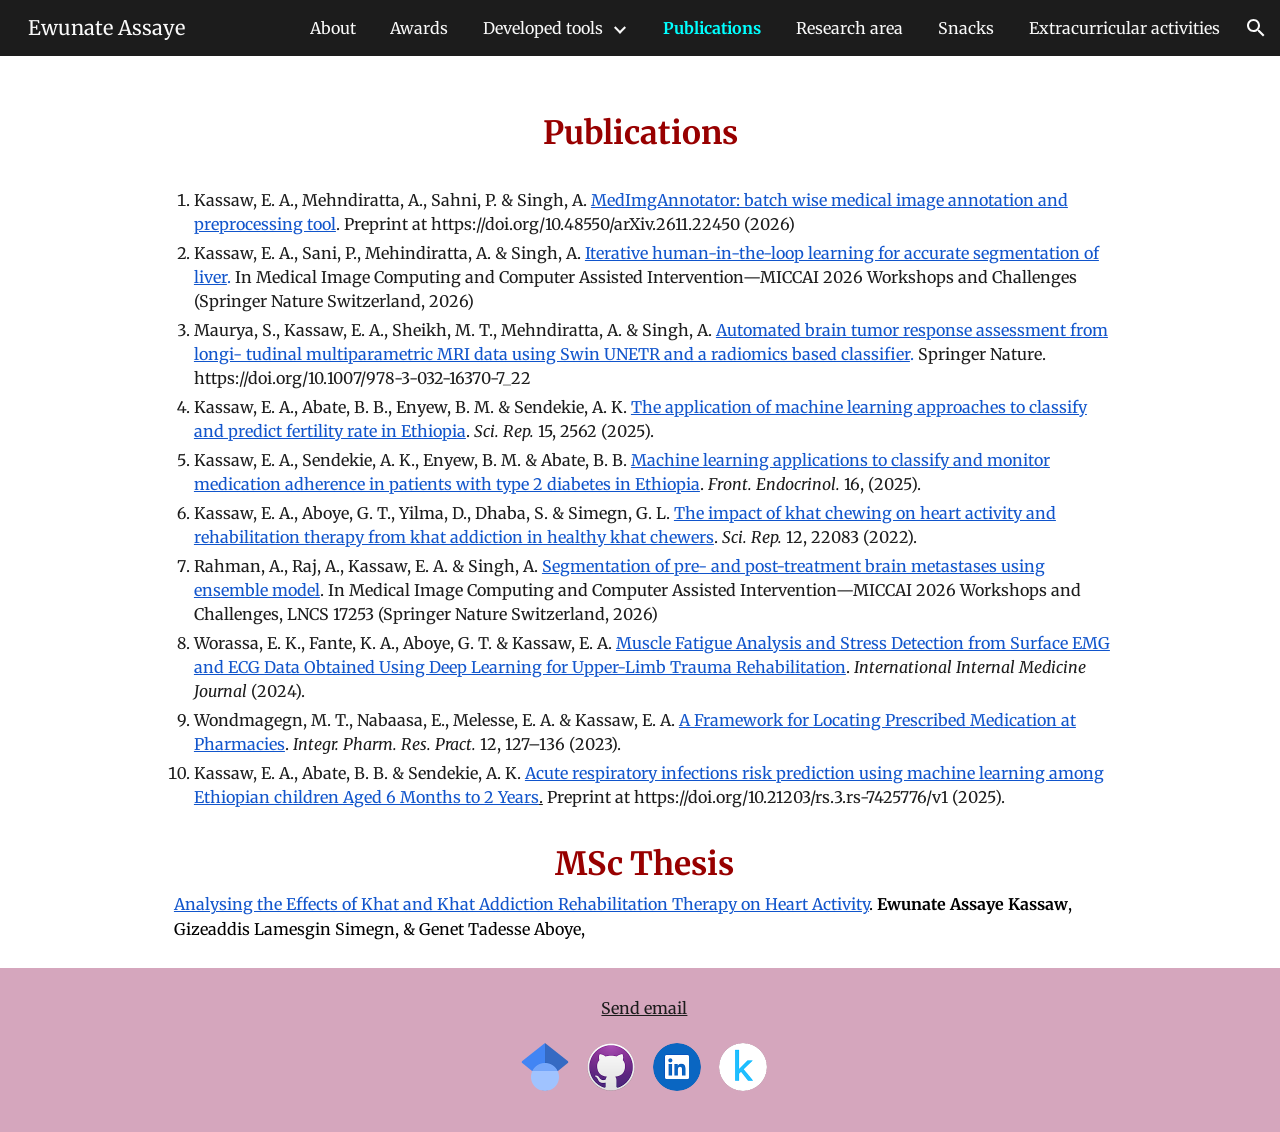
<file: publications.html>
<!DOCTYPE html>
<html lang="en-US" itemscope itemtype="http://schema.org/WebPage">
  <head>
    <meta charset="utf-8">
    <meta name="google-site-verification" content="DNzeOyIBN3tMV3NE3XVi2rGsx4pCA0A5hlCcYGI1oqs" />
    <meta name="viewport" content="width=device-width, initial-scale=1">
    <meta http-equiv="X-UA-Compatible" content="IE=edge">
    <meta name="referrer" content="origin">
    <link rel="canonical" href="https://ewunateassaye.github.io/publications.html">
    <meta name="author" content="Ewunate Assaye">
    <meta name="description" content="Ewunate Assaye - Publications">
    <link rel="icon" type="image/png" href="assets/images/favicon.png?v=2">
    <meta property="og:title" content="Ewunate Assaye - Publications">
    <meta property="og:type" content="website">
    <meta property="og:url" content="https://ewunateassaye.github.io/publications.html">
    <meta property="og:description" content="Publications
    ">
    <meta itemprop="name" content="Ewunate Assaye - Publications">
    <meta itemprop="description" content="Publications
    ">
    <meta itemprop="url" content="https://ewunateassaye.github.io/publications.html">
    <meta itemprop="thumbnailUrl" content="assets/images/about_01.jpg">
    <meta itemprop="image" content="assets/images/about_01.jpg">
    <meta itemprop="imageUrl" content="assets/images/about_01.jpg">
    <meta property="og:image" content="assets/images/about_01.jpg">
    <link href="https://fonts.googleapis.com/css?family=Google+Sans:400,500|Roboto:300,400,500,700|Source+Code+Pro:400,700&amp;display=swap" rel="stylesheet" nonce="qbyIOrfhP8MqAIBuNONNjg">
    <link href="https://fonts.googleapis.com/css?family=Merriweather%3Ai%2Cbi%2C700%2C400&amp;display=swap" rel="stylesheet" nonce="qbyIOrfhP8MqAIBuNONNjg">
    <link rel="stylesheet" href="assets/sites-ewunate.css" data-id="_cl" nonce="qbyIOrfhP8MqAIBuNONNjg">

    <title>Ewunate Assaye - Publications</title>
    <style jsname="ptDGoc" nonce="qbyIOrfhP8MqAIBuNONNjg">.htnAL{height: 27.0pt; font-size: 12.0pt; font-family: Merriweather; font-weight: 400; font-style: normal;}.QmpIrf{background-color: rgba(255,255,255,1); color: rgba(28,28,28,1); border-color: rgba(28,28,28,1);}.xkUom{background-color: rgba(0,0,0,0); color: rgba(28,28,28,1); border-color: rgba(28,28,28,1);}.KjwKmc{background-color: rgba(0,0,0,0); color: rgba(28,28,28,1); border-color: rgba(0,0,0,0);}.qeLZfd .QmpIrf{background-color: rgba(0,255,255,1); color: rgba(28,28,28,1); border-color: rgba(0,255,255,1);}.qeLZfd .xkUom{background-color: rgba(0,0,0,0); color: rgba(28,28,28,1); border-color: rgba(28,28,28,1);}.qeLZfd .KjwKmc{background-color: rgba(0,0,0,0); color: rgba(28,28,28,1); border-color: rgba(0,0,0,0);}.lQAHbd .QmpIrf{background-color: rgba(0,255,255,1); color: rgba(28,28,28,1); border-color: rgba(0,255,255,1);}.lQAHbd .xkUom{background-color: rgba(0,0,0,0); color: rgba(28,28,28,1); border-color: rgba(28,28,28,1);}.lQAHbd .KjwKmc{background-color: rgba(0,0,0,0); color: rgba(28,28,28,1); border-color: rgba(0,0,0,0);}.tpmmCb .QmpIrf{background-color: rgba(255,255,255,1); color: rgba(28,28,28,1); border-color: rgba(28,28,28,1);}.tpmmCb .xkUom{background-color: rgba(0,0,0,0); color: rgba(28,28,28,1); border-color: rgba(28,28,28,1);}.tpmmCb .KjwKmc{background-color: rgba(0,0,0,0); color: rgba(28,28,28,1); border-color: rgba(0,0,0,0);}.nyKByd .QmpIrf{background-color: rgba(0,255,255,1); color: rgba(28,28,28,1); border-color: rgba(0,255,255,1);}.nyKByd .xkUom{background-color: rgba(0,0,0,0); color: rgba(0,255,255,1); border-color: rgba(0,255,255,1);}.nyKByd .KjwKmc{background-color: rgba(0,0,0,0); color: rgba(0,255,255,1); border-color: rgba(0,0,0,0);}.iwQgFb{background-color: rgba(0,0,0,0.150000006); height: 2.0px; margin-top: 8.5px;}.qeLZfd .iwQgFb{background-color: rgba(0,0,0,0.150000006); height: 2.0px; margin-top: 8.5px;}.lQAHbd .iwQgFb{background-color: rgba(0,0,0,0.150000006); height: 2.0px; margin-top: 8.5px;}.CbiMKe{background-color: rgba(28,28,28,1);}.qeLZfd .CbiMKe{background-color: rgba(0,255,255,1);}.lQAHbd .CbiMKe{background-color: rgba(0,255,255,1);}.tpmmCb .CbiMKe{background-color: rgba(0,255,255,1);}.nyKByd .CbiMKe{background-color: rgba(0,255,255,1);}.PsKE7e{font-family: Merriweather;}.TlfmSc{font-family: Merriweather;}.Zjiec{font-family: Merriweather;}@media only screen and (max-width: 479px){.TlfmSc{font-size: 13.0pt;}}@media only screen and (min-width: 480px) and (max-width: 767px){.TlfmSc{font-size: 14.0pt;}}@media only screen and (min-width: 768px) and (max-width: 1279px){.TlfmSc{font-size: 15.0pt;}}@media only screen and (min-width: 1280px){.TlfmSc{font-size: 15.0pt;}}@media only screen and (max-width: 479px){.Zjiec{font-size: 16.0pt;}}@media only screen and (min-width: 480px) and (max-width: 767px){.Zjiec{font-size: 18.0pt;}}@media only screen and (min-width: 768px) and (max-width: 1279px){.Zjiec{font-size: 20.0pt;}}@media only screen and (min-width: 1280px){.Zjiec{font-size: 20.0pt;}}@media only screen and (max-width: 479px){.PsKE7e{font-size: 12.0pt;}}@media only screen and (min-width: 480px) and (max-width: 767px){.PsKE7e{font-size: 12.0pt;}}@media only screen and (min-width: 768px) and (max-width: 1279px){.PsKE7e{font-size: 12.0pt;}}@media only screen and (min-width: 1280px){.PsKE7e{font-size: 12.0pt;}}.hDrhEe{padding-top: 8.0px; padding-bottom: 8.0px;}.Zjiec{margin: 48px 32px 62px 48px;}.XMyrgf{margin: 48px 32px 0 48px;}.JzO0Vc{background-color: rgba(28,28,28,1);}.zDUgLc{background-color: rgba(28,28,28,1);}.eWDljc{background-color: rgba(28,28,28,1);}.wgxiMe{background-color: rgba(28,28,28,1);}.YSH9J{color: rgba(249,249,249,1);}.iWs3gf.chg4Jd:focus{background-color: rgba(249,249,249,0.1199999973);}.oNsfjf{color: rgba(249,249,249,1);}.YSH9J:not(.tCHXDc):not(.TlfmSc):not(.M9vuGd):hover{color: rgba(249,249,249,0.8199999928);}.oNsfjf:not(.tCHXDc):not(.Zjiec):not(.lhZOrc):hover{color: rgba(249,249,249,0.8199999928);}.GBy4H .YSH9J{color: rgba(249,249,249,1);}.GBy4H .iWs3gf.chg4Jd:focus{background-color: rgba(249,249,249,0.1199999973);}.GBy4H .PsKE7e.YSH9J:not(.M9vuGd):hover{color: rgba(249,249,249,0.8199999928);}.LBrwzc .YSH9J{color: rgba(28,28,28,1);}.LBrwzc .iWs3gf.chg4Jd:focus{background-color: rgba(28,28,28,0.1199999973);}.LBrwzc .PsKE7e.YSH9J:not(.M9vuGd):hover{color: rgba(28,28,28,0.8199999928);}.GBy4H .oNsfjf{color: rgba(249,249,249,1);}.GBy4H .PsKE7e.oNsfjf:not(.lhZOrc):hover{color: rgba(249,249,249,0.8199999928);}.LBrwzc .oNsfjf{color: rgba(28,28,28,1);}.LBrwzc .PsKE7e.oNsfjf:not(.lhZOrc):hover{color: rgba(28,28,28,0.8199999928);}.M9vuGd .aJHbb{color: rgba(0,255,255,1); font-weight: bold;}.GBy4H .M9vuGd .aJHbb{color: rgba(0,255,255,1); font-weight: bold;}.LBrwzc .M9vuGd .aJHbb{color: rgba(28,28,28,1); font-weight: bold;}.lhZOrc{background-color: rgba(0,255,255,1); color: rgba(28,28,28,1);}.lhZOrc{background-color: rgba(0,255,255,1); color: rgba(28,28,28,1);}.lhZOrc{background-color: rgba(0,234,234,1); color: rgba(28,28,28,1);}.LB7kq{padding-bottom: 56px; padding-top: 112px;}.qnVSj{color: rgba(28,28,28,1);}.zfr3Q{color: rgba(28,28,28,1);}.qeLZfd .qnVSj{color: rgba(28,28,28,1);}.qeLZfd .zfr3Q{color: rgba(28,28,28,1);}.lQAHbd .qnVSj{color: rgba(28,28,28,1);}.lQAHbd .zfr3Q{color: rgba(28,28,28,1);}.tpmmCb .qnVSj{color: rgba(28,28,28,1);}.tpmmCb .zfr3Q{color: rgba(28,28,28,1);}.nyKByd .qnVSj{color: rgba(249,249,249,1);}.nyKByd .zfr3Q{color: rgba(249,249,249,1);}.qLrapd{color: rgba(28,28,28,1);}.duRjpb{color: rgba(28,28,28,1);}.duRjpb .OUGEr{color: rgba(28,28,28,1);}.qeLZfd .qLrapd{color: rgba(152,0,0,1);}.qeLZfd .duRjpb{color: rgba(152,0,0,1);}.qeLZfd .duRjpb .OUGEr{color: rgba(152,0,0,1);}.lQAHbd .qLrapd{color: rgba(28,28,28,1);}.lQAHbd .duRjpb{color: rgba(28,28,28,1);}.lQAHbd .duRjpb .OUGEr{color: rgba(28,28,28,1);}.tpmmCb .qLrapd{color: rgba(28,28,28,1);}.tpmmCb .duRjpb{color: rgba(28,28,28,1);}.tpmmCb .duRjpb .OUGEr{color: rgba(28,28,28,1);}.nyKByd .qLrapd{color: rgba(249,249,249,1);}.nyKByd .duRjpb{color: rgba(249,249,249,1);}.nyKByd .duRjpb .OUGEr{color: rgba(249,249,249,1);}.aHM7ed{color: rgba(28,28,28,1);}.JYVBee{color: rgba(28,28,28,1);}.JYVBee .OUGEr{color: rgba(28,28,28,1);}.qeLZfd .aHM7ed{color: rgba(152,0,0,1);}.qeLZfd .JYVBee{color: rgba(152,0,0,1);}.qeLZfd .JYVBee .OUGEr{color: rgba(152,0,0,1);}.lQAHbd .aHM7ed{color: rgba(28,28,28,1);}.lQAHbd .JYVBee{color: rgba(28,28,28,1);}.lQAHbd .JYVBee .OUGEr{color: rgba(28,28,28,1);}.tpmmCb .aHM7ed{color: rgba(28,28,28,1);}.tpmmCb .JYVBee{color: rgba(28,28,28,1);}.tpmmCb .JYVBee .OUGEr{color: rgba(28,28,28,1);}.nyKByd .aHM7ed{color: rgba(249,249,249,1);}.nyKByd .JYVBee{color: rgba(249,249,249,1);}.nyKByd .JYVBee .OUGEr{color: rgba(249,249,249,1);}.NHD4Gf{color: rgba(28,28,28,1);}.OmQG5e{color: rgba(28,28,28,1);}.OmQG5e .OUGEr{color: rgba(28,28,28,1);}.qeLZfd .NHD4Gf{color: rgba(152,0,0,1);}.qeLZfd .OmQG5e{color: rgba(152,0,0,1);}.qeLZfd .OmQG5e .OUGEr{color: rgba(152,0,0,1);}.lQAHbd .NHD4Gf{color: rgba(28,28,28,1);}.lQAHbd .OmQG5e{color: rgba(28,28,28,1);}.lQAHbd .OmQG5e .OUGEr{color: rgba(28,28,28,1);}.tpmmCb .NHD4Gf{color: rgba(28,28,28,1);}.tpmmCb .OmQG5e{color: rgba(28,28,28,1);}.tpmmCb .OmQG5e .OUGEr{color: rgba(28,28,28,1);}.nyKByd .NHD4Gf{color: rgba(249,249,249,1);}.nyKByd .OmQG5e{color: rgba(249,249,249,1);}.nyKByd .OmQG5e .OUGEr{color: rgba(249,249,249,1);}.Glwbz{color: rgba(28,28,28,1);}.TMjjoe{color: rgba(28,28,28,1);}.qeLZfd .Glwbz{color: rgba(28,28,28,1);}.qeLZfd .TMjjoe{color: rgba(28,28,28,1);}.lQAHbd .Glwbz{color: rgba(28,28,28,1);}.lQAHbd .TMjjoe{color: rgba(28,28,28,1);}.tpmmCb .Glwbz{color: rgba(28,28,28,1);}.tpmmCb .TMjjoe{color: rgba(28,28,28,1);}.nyKByd .Glwbz{color: rgba(249,249,249,1);}.nyKByd .TMjjoe{color: rgba(249,249,249,1);}.aw5Odc{color: rgba(28,28,28,1);}a.chg4Jd:focus{box-shadow: 0 0 0 2px rgba(255, 255, 255, 0.8), 0 0 0 4px rgba(28, 28, 28, 1);}.htnAL:focus-within{box-shadow: 0 0 0 2px rgba(255, 255, 255, 0.8), 0 0 0 4px rgba(28, 28, 28, 1);}.qeLZfd .aw5Odc{color: rgba(28,28,28,1);}.qeLZfd a.chg4Jd:focus{box-shadow: 0 0 0 2px rgba(255, 255, 255, 0.8), 0 0 0 4px rgba(28, 28, 28, 1);}.qeLZfd .htnAL:focus-within{box-shadow: 0 0 0 2px rgba(255, 255, 255, 0.8), 0 0 0 4px rgba(28, 28, 28, 1);}.lQAHbd .aw5Odc{color: rgba(28,28,28,1);}.lQAHbd a.chg4Jd:focus{box-shadow: 0 0 0 2px rgba(255, 255, 255, 0.8), 0 0 0 4px rgba(28, 28, 28, 1);}.lQAHbd .htnAL:focus-within{box-shadow: 0 0 0 2px rgba(255, 255, 255, 0.8), 0 0 0 4px rgba(28, 28, 28, 1);}.tpmmCb .aw5Odc{color: rgba(28,28,28,1);}.tpmmCb a.chg4Jd:focus{box-shadow: 0 0 0 2px rgba(255, 255, 255, 0.8), 0 0 0 4px rgba(28, 28, 28, 1);}.tpmmCb .htnAL:focus-within{box-shadow: 0 0 0 2px rgba(255, 255, 255, 0.8), 0 0 0 4px rgba(28, 28, 28, 1);}.nyKByd .aw5Odc{color: rgba(249,249,249,1);}.nyKByd a.chg4Jd:focus{box-shadow: 0 0 0 2px rgba(255, 255, 255, 0.8), 0 0 0 4px rgba(249, 249, 249, 1);}.nyKByd .htnAL:focus-within{box-shadow: 0 0 0 2px rgba(255, 255, 255, 0.8), 0 0 0 4px rgba(249, 249, 249, 1);}.ImnMyf{color: rgba(28,28,28,1);}.Vs12Bd{color: rgba(28,28,28,1);}.S5d9Rd{color: rgba(28,28,28,1);}.yaqOZd:before{display: block; background-color: rgba(255,255,255,1);}.yaqOZd.qeLZfd:before{display: block; background-color: rgba(74,134,232,1);}.yaqOZd.lQAHbd:before{display: block; background-color: rgba(213,166,189,1);}.O13XJf{height: 340px;}.nyKByd .Wew9ke{fill: rgba(255,255,255,1);}.tpmmCb .Wew9ke{fill: rgba(0,0,0,0.5400000215);}@media only screen and (max-width: 479px){.O13XJf{height: 250px;}}.SBrW1{height: 430px;}.M63kCb{background-color: rgba(255,255,255,1);}.xgQ6eb{background-color: rgba(255,255,255,1);}.mtsG9b{background-color: rgba(0,0,0,0.0299999993); outline-color: rgba(0,0,0,0.1000000015);}.qeLZfd .mtsG9b{background-color: rgba(0,0,0,0.0299999993); outline-color: rgba(0,0,0,0.1000000015);}.lQAHbd .mtsG9b{background-color: rgba(0,0,0,0.0299999993); outline-color: rgba(0,0,0,0.1000000015);}.Mt0nFe{border-color: rgba(0,0,0,0.1000000015);}.qeLZfd .Mt0nFe{border-color: rgba(0,0,0,0.1000000015);}.lQAHbd .Mt0nFe{border-color: rgba(0,0,0,0.1000000015);}.ImnMyf{background-color: rgba(255,255,255,1);}.Vs12Bd{background-color: rgba(74,134,232,1);}.S5d9Rd{background-color: rgba(213,166,189,1);}.Wwnuce:not(.zX62Be){color: rgba(0,0,0,0.5400000215); fill: rgba(0,0,0,0.5400000215);}.qeLZfd .Wwnuce:not(.zX62Be){color: rgba(0,0,0,0.5400000215); fill: rgba(0,0,0,0.5400000215);}.lQAHbd .Wwnuce:not(.zX62Be){color: rgba(0,0,0,0.5400000215); fill: rgba(0,0,0,0.5400000215);}.tpmmCb .Wwnuce:not(.zX62Be){color: rgba(0,0,0,0.5400000215); fill: rgba(0,0,0,0.5400000215);}.nyKByd .Wwnuce:not(.zX62Be){color: rgba(255,255,255,0.3199999928); fill: rgba(255,255,255,0.3199999928);}.yaqOZd.O13XJf:before{background-color: rgba(0,255,255,1);}.CMArNe{background-color: rgba(0,255,255,1);}@media only screen and (min-width: 768px){.yaqOZd:not(.LB7kq):not(.WxWicb){padding-top: 1.5rem; padding-bottom: 1.5rem;}}.j5pSsc{padding-left: 5px; padding-right: 5px;}.ZcASvf-AhqUyc-R6PoUb.SQVYQc .QjXeod{padding-top: 30.0%;}.ZcASvf-AhqUyc-R6PoUb.SQVYQc .KpytNd{width: 15.0%;}@media only screen{.ZcASvf-AhqUyc-R6PoUb.SQVYQc .LkDMRd{padding-left: 15.0%; padding-right: 15.0%;}}@media only screen{.ZcASvf-AhqUyc-R6PoUb.pdLmec .thH0zb{padding-left: 15.0%; padding-right: 15.0%;}}@media only screen{.ZcASvf-AhqUyc-R6PoUb .JFjBQd{left: -17.647058823529413%; right: -17.647058823529413%;}}@media only screen{.ZcASvf-AhqUyc-R6PoUb .JFjBQd .RQS9hb{left: 30.0%; width: 40.0%;}}.Ktthjf-AhqUyc-R6PoUb.SQVYQc .QjXeod{padding-top: 30.0%;}.Ktthjf-AhqUyc-R6PoUb.SQVYQc .KpytNd{width: 15.0%;}@media only screen and (min-width: 480px){.Ktthjf-AhqUyc-R6PoUb.SQVYQc .LkDMRd{padding-left: 15.0%; padding-right: 15.0%;}}@media only screen and (min-width: 480px){.Ktthjf-AhqUyc-R6PoUb.pdLmec .thH0zb{padding-left: 15.0%; padding-right: 15.0%;}}@media only screen and (min-width: 480px){.Ktthjf-AhqUyc-R6PoUb .JFjBQd{left: -17.647058823529413%; right: -17.647058823529413%;}}@media only screen and (min-width: 480px){.Ktthjf-AhqUyc-R6PoUb .JFjBQd .RQS9hb{left: 30.0%; width: 40.0%;}}.Ft7HRd-AhqUyc-R6PoUb.SQVYQc .QjXeod{padding-top: 30.0%;}.Ft7HRd-AhqUyc-R6PoUb.SQVYQc .KpytNd{width: 15.0%;}@media only screen and (min-width: 768px){.Ft7HRd-AhqUyc-R6PoUb.SQVYQc .LkDMRd{padding-left: 15.0%; padding-right: 15.0%;}}@media only screen and (min-width: 768px){.Ft7HRd-AhqUyc-R6PoUb.pdLmec .thH0zb{padding-left: 15.0%; padding-right: 15.0%;}}@media only screen and (min-width: 768px){.Ft7HRd-AhqUyc-R6PoUb .JFjBQd{left: -17.647058823529413%; right: -17.647058823529413%;}}@media only screen and (min-width: 768px){.Ft7HRd-AhqUyc-R6PoUb .JFjBQd .RQS9hb{left: 30.0%; width: 40.0%;}}.ZcASvf-AhqUyc-ibL1re.SQVYQc .QjXeod{padding-top: 15.0%;}.ZcASvf-AhqUyc-ibL1re.SQVYQc .KpytNd{width: 7.5%;}@media only screen{.ZcASvf-AhqUyc-ibL1re.SQVYQc .LkDMRd{padding-left: 7.5%; padding-right: 7.5%;}}@media only screen{.ZcASvf-AhqUyc-ibL1re.pdLmec .thH0zb{padding-left: 7.5%; padding-right: 7.5%;}}@media only screen{.ZcASvf-AhqUyc-ibL1re .JFjBQd{left: -8.108108108108107%; right: -8.108108108108107%;}}@media only screen{.ZcASvf-AhqUyc-ibL1re .JFjBQd .RQS9hb{left: 15.0%; width: 70.0%;}}.Ktthjf-AhqUyc-ibL1re.SQVYQc .QjXeod{padding-top: 15.0%;}.Ktthjf-AhqUyc-ibL1re.SQVYQc .KpytNd{width: 7.5%;}@media only screen and (min-width: 480px){.Ktthjf-AhqUyc-ibL1re.SQVYQc .LkDMRd{padding-left: 7.5%; padding-right: 7.5%;}}@media only screen and (min-width: 480px){.Ktthjf-AhqUyc-ibL1re.pdLmec .thH0zb{padding-left: 7.5%; padding-right: 7.5%;}}@media only screen and (min-width: 480px){.Ktthjf-AhqUyc-ibL1re .JFjBQd{left: -8.108108108108107%; right: -8.108108108108107%;}}@media only screen and (min-width: 480px){.Ktthjf-AhqUyc-ibL1re .JFjBQd .RQS9hb{left: 15.0%; width: 70.0%;}}.Ft7HRd-AhqUyc-ibL1re.SQVYQc .QjXeod{padding-top: 15.0%;}.Ft7HRd-AhqUyc-ibL1re.SQVYQc .KpytNd{width: 7.5%;}@media only screen and (min-width: 768px){.Ft7HRd-AhqUyc-ibL1re.SQVYQc .LkDMRd{padding-left: 7.5%; padding-right: 7.5%;}}@media only screen and (min-width: 768px){.Ft7HRd-AhqUyc-ibL1re.pdLmec .thH0zb{padding-left: 7.5%; padding-right: 7.5%;}}@media only screen and (min-width: 768px){.Ft7HRd-AhqUyc-ibL1re .JFjBQd{left: -8.108108108108107%; right: -8.108108108108107%;}}@media only screen and (min-width: 768px){.Ft7HRd-AhqUyc-ibL1re .JFjBQd .RQS9hb{left: 15.0%; width: 70.0%;}}.ZcASvf-AhqUyc-c5RTEf.SQVYQc .QjXeod{padding-top: 10.0%;}.ZcASvf-AhqUyc-c5RTEf.SQVYQc .KpytNd{width: 5.0%;}@media only screen{.ZcASvf-AhqUyc-c5RTEf.SQVYQc .LkDMRd{padding-left: 5.0%; padding-right: 5.0%;}}@media only screen{.ZcASvf-AhqUyc-c5RTEf.pdLmec .thH0zb{padding-left: 5.0%; padding-right: 5.0%;}}@media only screen{.ZcASvf-AhqUyc-c5RTEf .JFjBQd{left: -5.263157894736842%; right: -5.263157894736842%;}}@media only screen{.ZcASvf-AhqUyc-c5RTEf .JFjBQd .RQS9hb{left: 10.0%; width: 80.0%;}}.Ktthjf-AhqUyc-c5RTEf.SQVYQc .QjXeod{padding-top: 10.0%;}.Ktthjf-AhqUyc-c5RTEf.SQVYQc .KpytNd{width: 5.0%;}@media only screen and (min-width: 480px){.Ktthjf-AhqUyc-c5RTEf.SQVYQc .LkDMRd{padding-left: 5.0%; padding-right: 5.0%;}}@media only screen and (min-width: 480px){.Ktthjf-AhqUyc-c5RTEf.pdLmec .thH0zb{padding-left: 5.0%; padding-right: 5.0%;}}@media only screen and (min-width: 480px){.Ktthjf-AhqUyc-c5RTEf .JFjBQd{left: -5.263157894736842%; right: -5.263157894736842%;}}@media only screen and (min-width: 480px){.Ktthjf-AhqUyc-c5RTEf .JFjBQd .RQS9hb{left: 10.0%; width: 80.0%;}}.Ft7HRd-AhqUyc-c5RTEf.SQVYQc .QjXeod{padding-top: 10.0%;}.Ft7HRd-AhqUyc-c5RTEf.SQVYQc .KpytNd{width: 5.0%;}@media only screen and (min-width: 768px){.Ft7HRd-AhqUyc-c5RTEf.SQVYQc .LkDMRd{padding-left: 5.0%; padding-right: 5.0%;}}@media only screen and (min-width: 768px){.Ft7HRd-AhqUyc-c5RTEf.pdLmec .thH0zb{padding-left: 5.0%; padding-right: 5.0%;}}@media only screen and (min-width: 768px){.Ft7HRd-AhqUyc-c5RTEf .JFjBQd{left: -5.263157894736842%; right: -5.263157894736842%;}}@media only screen and (min-width: 768px){.Ft7HRd-AhqUyc-c5RTEf .JFjBQd .RQS9hb{left: 10.0%; width: 80.0%;}}.ZcASvf-AhqUyc-II5mzb.SQVYQc .QjXeod{padding-top: 7.5%;}.ZcASvf-AhqUyc-II5mzb.SQVYQc .KpytNd{width: 3.75%;}@media only screen{.ZcASvf-AhqUyc-II5mzb.SQVYQc .LkDMRd{padding-left: 3.75%; padding-right: 3.75%;}}@media only screen{.ZcASvf-AhqUyc-II5mzb.pdLmec .thH0zb{padding-left: 3.75%; padding-right: 3.75%;}}@media only screen{.ZcASvf-AhqUyc-II5mzb .JFjBQd{left: -3.896103896103896%; right: -3.896103896103896%;}}@media only screen{.ZcASvf-AhqUyc-II5mzb .JFjBQd .RQS9hb{left: 7.5%; width: 85.0%;}}.Ktthjf-AhqUyc-II5mzb.SQVYQc .QjXeod{padding-top: 7.5%;}.Ktthjf-AhqUyc-II5mzb.SQVYQc .KpytNd{width: 3.75%;}@media only screen and (min-width: 480px){.Ktthjf-AhqUyc-II5mzb.SQVYQc .LkDMRd{padding-left: 3.75%; padding-right: 3.75%;}}@media only screen and (min-width: 480px){.Ktthjf-AhqUyc-II5mzb.pdLmec .thH0zb{padding-left: 3.75%; padding-right: 3.75%;}}@media only screen and (min-width: 480px){.Ktthjf-AhqUyc-II5mzb .JFjBQd{left: -3.896103896103896%; right: -3.896103896103896%;}}@media only screen and (min-width: 480px){.Ktthjf-AhqUyc-II5mzb .JFjBQd .RQS9hb{left: 7.5%; width: 85.0%;}}.Ft7HRd-AhqUyc-II5mzb.SQVYQc .QjXeod{padding-top: 7.5%;}.Ft7HRd-AhqUyc-II5mzb.SQVYQc .KpytNd{width: 3.75%;}@media only screen and (min-width: 768px){.Ft7HRd-AhqUyc-II5mzb.SQVYQc .LkDMRd{padding-left: 3.75%; padding-right: 3.75%;}}@media only screen and (min-width: 768px){.Ft7HRd-AhqUyc-II5mzb.pdLmec .thH0zb{padding-left: 3.75%; padding-right: 3.75%;}}@media only screen and (min-width: 768px){.Ft7HRd-AhqUyc-II5mzb .JFjBQd{left: -3.896103896103896%; right: -3.896103896103896%;}}@media only screen and (min-width: 768px){.Ft7HRd-AhqUyc-II5mzb .JFjBQd .RQS9hb{left: 7.5%; width: 85.0%;}}.ZcASvf-AhqUyc-wNfPc.SQVYQc .QjXeod{padding-top: 6.0%;}.ZcASvf-AhqUyc-wNfPc.SQVYQc .KpytNd{width: 3.0%;}@media only screen{.ZcASvf-AhqUyc-wNfPc.SQVYQc .LkDMRd{padding-left: 3.0%; padding-right: 3.0%;}}@media only screen{.ZcASvf-AhqUyc-wNfPc.pdLmec .thH0zb{padding-left: 3.0%; padding-right: 3.0%;}}@media only screen{.ZcASvf-AhqUyc-wNfPc .JFjBQd{left: -3.0927835051546393%; right: -3.0927835051546393%;}}@media only screen{.ZcASvf-AhqUyc-wNfPc .JFjBQd .RQS9hb{left: 6.0%; width: 88.0%;}}.Ktthjf-AhqUyc-wNfPc.SQVYQc .QjXeod{padding-top: 6.0%;}.Ktthjf-AhqUyc-wNfPc.SQVYQc .KpytNd{width: 3.0%;}@media only screen and (min-width: 480px){.Ktthjf-AhqUyc-wNfPc.SQVYQc .LkDMRd{padding-left: 3.0%; padding-right: 3.0%;}}@media only screen and (min-width: 480px){.Ktthjf-AhqUyc-wNfPc.pdLmec .thH0zb{padding-left: 3.0%; padding-right: 3.0%;}}@media only screen and (min-width: 480px){.Ktthjf-AhqUyc-wNfPc .JFjBQd{left: -3.0927835051546393%; right: -3.0927835051546393%;}}@media only screen and (min-width: 480px){.Ktthjf-AhqUyc-wNfPc .JFjBQd .RQS9hb{left: 6.0%; width: 88.0%;}}.Ft7HRd-AhqUyc-wNfPc.SQVYQc .QjXeod{padding-top: 6.0%;}.Ft7HRd-AhqUyc-wNfPc.SQVYQc .KpytNd{width: 3.0%;}@media only screen and (min-width: 768px){.Ft7HRd-AhqUyc-wNfPc.SQVYQc .LkDMRd{padding-left: 3.0%; padding-right: 3.0%;}}@media only screen and (min-width: 768px){.Ft7HRd-AhqUyc-wNfPc.pdLmec .thH0zb{padding-left: 3.0%; padding-right: 3.0%;}}@media only screen and (min-width: 768px){.Ft7HRd-AhqUyc-wNfPc .JFjBQd{left: -3.0927835051546393%; right: -3.0927835051546393%;}}@media only screen and (min-width: 768px){.Ft7HRd-AhqUyc-wNfPc .JFjBQd .RQS9hb{left: 6.0%; width: 88.0%;}}.ZcASvf-AhqUyc-qWD73c.SQVYQc .QjXeod{padding-top: 5.0%;}.ZcASvf-AhqUyc-qWD73c.SQVYQc .KpytNd{width: 2.5%;}@media only screen{.ZcASvf-AhqUyc-qWD73c.SQVYQc .LkDMRd{padding-left: 2.5%; padding-right: 2.5%;}}@media only screen{.ZcASvf-AhqUyc-qWD73c.pdLmec .thH0zb{padding-left: 2.5%; padding-right: 2.5%;}}@media only screen{.ZcASvf-AhqUyc-qWD73c .JFjBQd{left: -2.5641025641025643%; right: -2.5641025641025643%;}}@media only screen{.ZcASvf-AhqUyc-qWD73c .JFjBQd .RQS9hb{left: 5.0%; width: 90.0%;}}.Ktthjf-AhqUyc-qWD73c.SQVYQc .QjXeod{padding-top: 5.0%;}.Ktthjf-AhqUyc-qWD73c.SQVYQc .KpytNd{width: 2.5%;}@media only screen and (min-width: 480px){.Ktthjf-AhqUyc-qWD73c.SQVYQc .LkDMRd{padding-left: 2.5%; padding-right: 2.5%;}}@media only screen and (min-width: 480px){.Ktthjf-AhqUyc-qWD73c.pdLmec .thH0zb{padding-left: 2.5%; padding-right: 2.5%;}}@media only screen and (min-width: 480px){.Ktthjf-AhqUyc-qWD73c .JFjBQd{left: -2.5641025641025643%; right: -2.5641025641025643%;}}@media only screen and (min-width: 480px){.Ktthjf-AhqUyc-qWD73c .JFjBQd .RQS9hb{left: 5.0%; width: 90.0%;}}.Ft7HRd-AhqUyc-qWD73c.SQVYQc .QjXeod{padding-top: 5.0%;}.Ft7HRd-AhqUyc-qWD73c.SQVYQc .KpytNd{width: 2.5%;}@media only screen and (min-width: 768px){.Ft7HRd-AhqUyc-qWD73c.SQVYQc .LkDMRd{padding-left: 2.5%; padding-right: 2.5%;}}@media only screen and (min-width: 768px){.Ft7HRd-AhqUyc-qWD73c.pdLmec .thH0zb{padding-left: 2.5%; padding-right: 2.5%;}}@media only screen and (min-width: 768px){.Ft7HRd-AhqUyc-qWD73c .JFjBQd{left: -2.5641025641025643%; right: -2.5641025641025643%;}}@media only screen and (min-width: 768px){.Ft7HRd-AhqUyc-qWD73c .JFjBQd .RQS9hb{left: 5.0%; width: 90.0%;}}.ZcASvf-AhqUyc-OwsYgb.SQVYQc .QjXeod{padding-top: 4.285714285714286%;}.ZcASvf-AhqUyc-OwsYgb.SQVYQc .KpytNd{width: 2.142857142857143%;}@media only screen{.ZcASvf-AhqUyc-OwsYgb.SQVYQc .LkDMRd{padding-left: 2.142857142857143%; padding-right: 2.142857142857143%;}}@media only screen{.ZcASvf-AhqUyc-OwsYgb.pdLmec .thH0zb{padding-left: 2.142857142857143%; padding-right: 2.142857142857143%;}}@media only screen{.ZcASvf-AhqUyc-OwsYgb .JFjBQd{left: -2.18978102189781%; right: -2.18978102189781%;}}@media only screen{.ZcASvf-AhqUyc-OwsYgb .JFjBQd .RQS9hb{left: 4.285714285714286%; width: 91.42857142857143%;}}.Ktthjf-AhqUyc-OwsYgb.SQVYQc .QjXeod{padding-top: 4.285714285714286%;}.Ktthjf-AhqUyc-OwsYgb.SQVYQc .KpytNd{width: 2.142857142857143%;}@media only screen and (min-width: 480px){.Ktthjf-AhqUyc-OwsYgb.SQVYQc .LkDMRd{padding-left: 2.142857142857143%; padding-right: 2.142857142857143%;}}@media only screen and (min-width: 480px){.Ktthjf-AhqUyc-OwsYgb.pdLmec .thH0zb{padding-left: 2.142857142857143%; padding-right: 2.142857142857143%;}}@media only screen and (min-width: 480px){.Ktthjf-AhqUyc-OwsYgb .JFjBQd{left: -2.18978102189781%; right: -2.18978102189781%;}}@media only screen and (min-width: 480px){.Ktthjf-AhqUyc-OwsYgb .JFjBQd .RQS9hb{left: 4.285714285714286%; width: 91.42857142857143%;}}.Ft7HRd-AhqUyc-OwsYgb.SQVYQc .QjXeod{padding-top: 4.285714285714286%;}.Ft7HRd-AhqUyc-OwsYgb.SQVYQc .KpytNd{width: 2.142857142857143%;}@media only screen and (min-width: 768px){.Ft7HRd-AhqUyc-OwsYgb.SQVYQc .LkDMRd{padding-left: 2.142857142857143%; padding-right: 2.142857142857143%;}}@media only screen and (min-width: 768px){.Ft7HRd-AhqUyc-OwsYgb.pdLmec .thH0zb{padding-left: 2.142857142857143%; padding-right: 2.142857142857143%;}}@media only screen and (min-width: 768px){.Ft7HRd-AhqUyc-OwsYgb .JFjBQd{left: -2.18978102189781%; right: -2.18978102189781%;}}@media only screen and (min-width: 768px){.Ft7HRd-AhqUyc-OwsYgb .JFjBQd .RQS9hb{left: 4.285714285714286%; width: 91.42857142857143%;}}.ZcASvf-AhqUyc-OiUrBf.SQVYQc .QjXeod{padding-top: 3.75%;}.ZcASvf-AhqUyc-OiUrBf.SQVYQc .KpytNd{width: 1.875%;}@media only screen{.ZcASvf-AhqUyc-OiUrBf.SQVYQc .LkDMRd{padding-left: 1.875%; padding-right: 1.875%;}}@media only screen{.ZcASvf-AhqUyc-OiUrBf.pdLmec .thH0zb{padding-left: 1.875%; padding-right: 1.875%;}}@media only screen{.ZcASvf-AhqUyc-OiUrBf .JFjBQd{left: -1.910828025477707%; right: -1.910828025477707%;}}@media only screen{.ZcASvf-AhqUyc-OiUrBf .JFjBQd .RQS9hb{left: 3.75%; width: 92.5%;}}.Ktthjf-AhqUyc-OiUrBf.SQVYQc .QjXeod{padding-top: 3.75%;}.Ktthjf-AhqUyc-OiUrBf.SQVYQc .KpytNd{width: 1.875%;}@media only screen and (min-width: 480px){.Ktthjf-AhqUyc-OiUrBf.SQVYQc .LkDMRd{padding-left: 1.875%; padding-right: 1.875%;}}@media only screen and (min-width: 480px){.Ktthjf-AhqUyc-OiUrBf.pdLmec .thH0zb{padding-left: 1.875%; padding-right: 1.875%;}}@media only screen and (min-width: 480px){.Ktthjf-AhqUyc-OiUrBf .JFjBQd{left: -1.910828025477707%; right: -1.910828025477707%;}}@media only screen and (min-width: 480px){.Ktthjf-AhqUyc-OiUrBf .JFjBQd .RQS9hb{left: 3.75%; width: 92.5%;}}.Ft7HRd-AhqUyc-OiUrBf.SQVYQc .QjXeod{padding-top: 3.75%;}.Ft7HRd-AhqUyc-OiUrBf.SQVYQc .KpytNd{width: 1.875%;}@media only screen and (min-width: 768px){.Ft7HRd-AhqUyc-OiUrBf.SQVYQc .LkDMRd{padding-left: 1.875%; padding-right: 1.875%;}}@media only screen and (min-width: 768px){.Ft7HRd-AhqUyc-OiUrBf.pdLmec .thH0zb{padding-left: 1.875%; padding-right: 1.875%;}}@media only screen and (min-width: 768px){.Ft7HRd-AhqUyc-OiUrBf .JFjBQd{left: -1.910828025477707%; right: -1.910828025477707%;}}@media only screen and (min-width: 768px){.Ft7HRd-AhqUyc-OiUrBf .JFjBQd .RQS9hb{left: 3.75%; width: 92.5%;}}.ZcASvf-AhqUyc-Clt0zb.SQVYQc .QjXeod{padding-top: 3.3333333333333335%;}.ZcASvf-AhqUyc-Clt0zb.SQVYQc .KpytNd{width: 1.6666666666666667%;}@media only screen{.ZcASvf-AhqUyc-Clt0zb.SQVYQc .LkDMRd{padding-left: 1.6666666666666667%; padding-right: 1.6666666666666667%;}}@media only screen{.ZcASvf-AhqUyc-Clt0zb.pdLmec .thH0zb{padding-left: 1.6666666666666667%; padding-right: 1.6666666666666667%;}}@media only screen{.ZcASvf-AhqUyc-Clt0zb .JFjBQd{left: -1.6949152542372883%; right: -1.6949152542372883%;}}@media only screen{.ZcASvf-AhqUyc-Clt0zb .JFjBQd .RQS9hb{left: 3.3333333333333335%; width: 93.33333333333333%;}}.Ktthjf-AhqUyc-Clt0zb.SQVYQc .QjXeod{padding-top: 3.3333333333333335%;}.Ktthjf-AhqUyc-Clt0zb.SQVYQc .KpytNd{width: 1.6666666666666667%;}@media only screen and (min-width: 480px){.Ktthjf-AhqUyc-Clt0zb.SQVYQc .LkDMRd{padding-left: 1.6666666666666667%; padding-right: 1.6666666666666667%;}}@media only screen and (min-width: 480px){.Ktthjf-AhqUyc-Clt0zb.pdLmec .thH0zb{padding-left: 1.6666666666666667%; padding-right: 1.6666666666666667%;}}@media only screen and (min-width: 480px){.Ktthjf-AhqUyc-Clt0zb .JFjBQd{left: -1.6949152542372883%; right: -1.6949152542372883%;}}@media only screen and (min-width: 480px){.Ktthjf-AhqUyc-Clt0zb .JFjBQd .RQS9hb{left: 3.3333333333333335%; width: 93.33333333333333%;}}.Ft7HRd-AhqUyc-Clt0zb.SQVYQc .QjXeod{padding-top: 3.3333333333333335%;}.Ft7HRd-AhqUyc-Clt0zb.SQVYQc .KpytNd{width: 1.6666666666666667%;}@media only screen and (min-width: 768px){.Ft7HRd-AhqUyc-Clt0zb.SQVYQc .LkDMRd{padding-left: 1.6666666666666667%; padding-right: 1.6666666666666667%;}}@media only screen and (min-width: 768px){.Ft7HRd-AhqUyc-Clt0zb.pdLmec .thH0zb{padding-left: 1.6666666666666667%; padding-right: 1.6666666666666667%;}}@media only screen and (min-width: 768px){.Ft7HRd-AhqUyc-Clt0zb .JFjBQd{left: -1.6949152542372883%; right: -1.6949152542372883%;}}@media only screen and (min-width: 768px){.Ft7HRd-AhqUyc-Clt0zb .JFjBQd .RQS9hb{left: 3.3333333333333335%; width: 93.33333333333333%;}}.ZcASvf-AhqUyc-EehZO.SQVYQc .QjXeod{padding-top: 3.0%;}.ZcASvf-AhqUyc-EehZO.SQVYQc .KpytNd{width: 1.5%;}@media only screen{.ZcASvf-AhqUyc-EehZO.SQVYQc .LkDMRd{padding-left: 1.5%; padding-right: 1.5%;}}@media only screen{.ZcASvf-AhqUyc-EehZO.pdLmec .thH0zb{padding-left: 1.5%; padding-right: 1.5%;}}@media only screen{.ZcASvf-AhqUyc-EehZO .JFjBQd{left: -1.5228426395939088%; right: -1.5228426395939088%;}}@media only screen{.ZcASvf-AhqUyc-EehZO .JFjBQd .RQS9hb{left: 3.0%; width: 94.0%;}}.Ktthjf-AhqUyc-EehZO.SQVYQc .QjXeod{padding-top: 3.0%;}.Ktthjf-AhqUyc-EehZO.SQVYQc .KpytNd{width: 1.5%;}@media only screen and (min-width: 480px){.Ktthjf-AhqUyc-EehZO.SQVYQc .LkDMRd{padding-left: 1.5%; padding-right: 1.5%;}}@media only screen and (min-width: 480px){.Ktthjf-AhqUyc-EehZO.pdLmec .thH0zb{padding-left: 1.5%; padding-right: 1.5%;}}@media only screen and (min-width: 480px){.Ktthjf-AhqUyc-EehZO .JFjBQd{left: -1.5228426395939088%; right: -1.5228426395939088%;}}@media only screen and (min-width: 480px){.Ktthjf-AhqUyc-EehZO .JFjBQd .RQS9hb{left: 3.0%; width: 94.0%;}}.Ft7HRd-AhqUyc-EehZO.SQVYQc .QjXeod{padding-top: 3.0%;}.Ft7HRd-AhqUyc-EehZO.SQVYQc .KpytNd{width: 1.5%;}@media only screen and (min-width: 768px){.Ft7HRd-AhqUyc-EehZO.SQVYQc .LkDMRd{padding-left: 1.5%; padding-right: 1.5%;}}@media only screen and (min-width: 768px){.Ft7HRd-AhqUyc-EehZO.pdLmec .thH0zb{padding-left: 1.5%; padding-right: 1.5%;}}@media only screen and (min-width: 768px){.Ft7HRd-AhqUyc-EehZO .JFjBQd{left: -1.5228426395939088%; right: -1.5228426395939088%;}}@media only screen and (min-width: 768px){.Ft7HRd-AhqUyc-EehZO .JFjBQd .RQS9hb{left: 3.0%; width: 94.0%;}}.ZcASvf-AhqUyc-zQtlcf.SQVYQc .QjXeod{padding-top: 2.727272727272727%;}.ZcASvf-AhqUyc-zQtlcf.SQVYQc .KpytNd{width: 1.3636363636363635%;}@media only screen{.ZcASvf-AhqUyc-zQtlcf.SQVYQc .LkDMRd{padding-left: 1.3636363636363635%; padding-right: 1.3636363636363635%;}}@media only screen{.ZcASvf-AhqUyc-zQtlcf.pdLmec .thH0zb{padding-left: 1.3636363636363635%; padding-right: 1.3636363636363635%;}}@media only screen{.ZcASvf-AhqUyc-zQtlcf .JFjBQd{left: -1.3824884792626728%; right: -1.3824884792626728%;}}@media only screen{.ZcASvf-AhqUyc-zQtlcf .JFjBQd .RQS9hb{left: 2.727272727272727%; width: 94.54545454545455%;}}.Ktthjf-AhqUyc-zQtlcf.SQVYQc .QjXeod{padding-top: 2.727272727272727%;}.Ktthjf-AhqUyc-zQtlcf.SQVYQc .KpytNd{width: 1.3636363636363635%;}@media only screen and (min-width: 480px){.Ktthjf-AhqUyc-zQtlcf.SQVYQc .LkDMRd{padding-left: 1.3636363636363635%; padding-right: 1.3636363636363635%;}}@media only screen and (min-width: 480px){.Ktthjf-AhqUyc-zQtlcf.pdLmec .thH0zb{padding-left: 1.3636363636363635%; padding-right: 1.3636363636363635%;}}@media only screen and (min-width: 480px){.Ktthjf-AhqUyc-zQtlcf .JFjBQd{left: -1.3824884792626728%; right: -1.3824884792626728%;}}@media only screen and (min-width: 480px){.Ktthjf-AhqUyc-zQtlcf .JFjBQd .RQS9hb{left: 2.727272727272727%; width: 94.54545454545455%;}}.Ft7HRd-AhqUyc-zQtlcf.SQVYQc .QjXeod{padding-top: 2.727272727272727%;}.Ft7HRd-AhqUyc-zQtlcf.SQVYQc .KpytNd{width: 1.3636363636363635%;}@media only screen and (min-width: 768px){.Ft7HRd-AhqUyc-zQtlcf.SQVYQc .LkDMRd{padding-left: 1.3636363636363635%; padding-right: 1.3636363636363635%;}}@media only screen and (min-width: 768px){.Ft7HRd-AhqUyc-zQtlcf.pdLmec .thH0zb{padding-left: 1.3636363636363635%; padding-right: 1.3636363636363635%;}}@media only screen and (min-width: 768px){.Ft7HRd-AhqUyc-zQtlcf .JFjBQd{left: -1.3824884792626728%; right: -1.3824884792626728%;}}@media only screen and (min-width: 768px){.Ft7HRd-AhqUyc-zQtlcf .JFjBQd .RQS9hb{left: 2.727272727272727%; width: 94.54545454545455%;}}.ZcASvf-AhqUyc-uQSCkd.SQVYQc .QjXeod{padding-top: 2.5%;}.ZcASvf-AhqUyc-uQSCkd.SQVYQc .KpytNd{width: 1.25%;}@media only screen{.ZcASvf-AhqUyc-uQSCkd.SQVYQc .LkDMRd{padding-left: 1.25%; padding-right: 1.25%;}}@media only screen{.ZcASvf-AhqUyc-uQSCkd.pdLmec .thH0zb{padding-left: 1.25%; padding-right: 1.25%;}}@media only screen{.ZcASvf-AhqUyc-uQSCkd .JFjBQd{left: -1.2658227848101267%; right: -1.2658227848101267%;}}@media only screen{.ZcASvf-AhqUyc-uQSCkd .JFjBQd .RQS9hb{left: 2.5%; width: 95.0%;}}.Ktthjf-AhqUyc-uQSCkd.SQVYQc .QjXeod{padding-top: 2.5%;}.Ktthjf-AhqUyc-uQSCkd.SQVYQc .KpytNd{width: 1.25%;}@media only screen and (min-width: 480px){.Ktthjf-AhqUyc-uQSCkd.SQVYQc .LkDMRd{padding-left: 1.25%; padding-right: 1.25%;}}@media only screen and (min-width: 480px){.Ktthjf-AhqUyc-uQSCkd.pdLmec .thH0zb{padding-left: 1.25%; padding-right: 1.25%;}}@media only screen and (min-width: 480px){.Ktthjf-AhqUyc-uQSCkd .JFjBQd{left: -1.2658227848101267%; right: -1.2658227848101267%;}}@media only screen and (min-width: 480px){.Ktthjf-AhqUyc-uQSCkd .JFjBQd .RQS9hb{left: 2.5%; width: 95.0%;}}.Ft7HRd-AhqUyc-uQSCkd.SQVYQc .QjXeod{padding-top: 2.5%;}.Ft7HRd-AhqUyc-uQSCkd.SQVYQc .KpytNd{width: 1.25%;}@media only screen and (min-width: 768px){.Ft7HRd-AhqUyc-uQSCkd.SQVYQc .LkDMRd{padding-left: 1.25%; padding-right: 1.25%;}}@media only screen and (min-width: 768px){.Ft7HRd-AhqUyc-uQSCkd.pdLmec .thH0zb{padding-left: 1.25%; padding-right: 1.25%;}}@media only screen and (min-width: 768px){.Ft7HRd-AhqUyc-uQSCkd .JFjBQd{left: -1.2658227848101267%; right: -1.2658227848101267%;}}@media only screen and (min-width: 768px){.Ft7HRd-AhqUyc-uQSCkd .JFjBQd .RQS9hb{left: 2.5%; width: 95.0%;}}@media only screen and (min-width: 768px){.LB7kq.gk8rDe .db35Fc .zu5uec{padding-top: 1.5rem; padding-bottom: 1.5rem;}}@media only screen and (max-width: 767px){.dmUFtb{padding-top: 1.5rem;}}@media only screen and (max-width: 767px){.g5GTcb{padding-bottom: 1.5rem;}}@media only screen and (min-width: 768px){.db35Fc{padding-left: 48px; padding-right: 48px;}}@media only screen and (max-width: 479px){.LkDMRd{padding-left: 3.75%; padding-right: 3.75%;}}@media only screen and (min-width: 480px) and (max-width: 767px){.LkDMRd{padding-left: 2.5%; padding-right: 2.5%;}}@media only screen and (min-width: 480px) and (max-width: 767px){.db35Fc{max-width: 544px;}}@media only screen and (min-width: 480px) and (max-width: 767px){.ZZyype{max-width: 544px;}}.Iif4nf{padding-right: 48px; padding-left: 48px;}.HQwdzb .Depvyb{padding-top: 14px; padding-bottom: 14px;}.yaqOZd .db35Fc{max-width: 1280px;}.db35Fc .ZZyype{max-width: 1280px;}.CDt4Ke.zfr3Q{font-family: Merriweather; font-weight: 400; font-style: normal; font-variant: normal; vertical-align: baseline; text-decoration: none; display: block; line-height: 1.5; text-align: left; margin-left: 0.0pt; margin-right: 0.0pt; padding-left: 0.0pt; text-indent: 0.0pt; margin-top: 12.0pt; margin-bottom: 0.0pt; font-size: 12.0pt;}.TYR86d.zfr3Q{font-family: Merriweather; font-weight: 400; font-style: normal; font-variant: normal; vertical-align: baseline; font-size: 12.0pt;}.CDt4Ke.duRjpb{font-family: Merriweather; font-weight: 700; font-style: normal; font-variant: normal; vertical-align: baseline; text-decoration: none; display: block; line-height: 1.38; text-align: left; margin-left: 0.0pt; margin-right: 0.0pt; padding-left: 0.0pt; text-indent: 0.0pt; margin-top: 34.0pt; margin-bottom: 0.0pt;}.TYR86d.duRjpb{font-family: Merriweather; font-weight: 700; font-style: normal; font-variant: normal; vertical-align: baseline;}.CDt4Ke.duRjpb{font-size: 34.0pt;}.TYR86d.duRjpb{font-size: 34.0pt;}@media only screen and (max-width: 479px){.CDt4Ke.duRjpb{font-size: 25.0pt;}}@media only screen and (max-width: 479px){.TYR86d.duRjpb{font-size: 25.0pt;}}@media only screen and (min-width: 480px) and (max-width: 767px){.CDt4Ke.duRjpb{font-size: 30.0pt;}}@media only screen and (min-width: 480px) and (max-width: 767px){.TYR86d.duRjpb{font-size: 30.0pt;}}@media only screen and (min-width: 768px) and (max-width: 1279px){.CDt4Ke.duRjpb{font-size: 34.0pt;}}@media only screen and (min-width: 768px) and (max-width: 1279px){.TYR86d.duRjpb{font-size: 34.0pt;}}@media only screen and (min-width: 1280px){.CDt4Ke.duRjpb{font-size: 34.0pt;}}@media only screen and (min-width: 1280px){.TYR86d.duRjpb{font-size: 34.0pt;}}.CDt4Ke.JYVBee{font-family: Merriweather; font-weight: 700; font-style: normal; font-variant: normal; vertical-align: baseline; text-decoration: none; display: block; line-height: 1.5; text-align: left; margin-left: 0.0pt; margin-right: 0.0pt; padding-left: 0.0pt; text-indent: 0.0pt; margin-top: 18.0pt; margin-bottom: 0.0pt;}.TYR86d.JYVBee{font-family: Merriweather; font-weight: 700; font-style: normal; font-variant: normal; vertical-align: baseline;}.CDt4Ke.JYVBee{font-size: 24.0pt;}.TYR86d.JYVBee{font-size: 24.0pt;}@media only screen and (max-width: 479px){.CDt4Ke.JYVBee{font-size: 20.0pt;}}@media only screen and (max-width: 479px){.TYR86d.JYVBee{font-size: 20.0pt;}}@media only screen and (min-width: 480px) and (max-width: 767px){.CDt4Ke.JYVBee{font-size: 22.0pt;}}@media only screen and (min-width: 480px) and (max-width: 767px){.TYR86d.JYVBee{font-size: 22.0pt;}}@media only screen and (min-width: 768px) and (max-width: 1279px){.CDt4Ke.JYVBee{font-size: 24.0pt;}}@media only screen and (min-width: 768px) and (max-width: 1279px){.TYR86d.JYVBee{font-size: 24.0pt;}}@media only screen and (min-width: 1280px){.CDt4Ke.JYVBee{font-size: 24.0pt;}}@media only screen and (min-width: 1280px){.TYR86d.JYVBee{font-size: 24.0pt;}}.CDt4Ke.OmQG5e{font-family: Merriweather; font-weight: 700; font-style: normal; font-variant: normal; vertical-align: baseline; text-decoration: none; display: block; line-height: 1.5; text-align: left; margin-left: 0.0pt; margin-right: 0.0pt; padding-left: 0.0pt; text-indent: 0.0pt; margin-top: 14.0pt; margin-bottom: 0.0pt; font-size: 14.0pt;}.TYR86d.OmQG5e{font-family: Merriweather; font-weight: 700; font-style: normal; font-variant: normal; vertical-align: baseline; font-size: 14.0pt;}.CDt4Ke.TMjjoe{font-family: Merriweather; font-weight: 400; font-style: normal; font-variant: normal; vertical-align: baseline; text-decoration: none; display: block; line-height: 1.5; text-align: left; margin-left: 0.0pt; margin-right: 0.0pt; padding-left: 0.0pt; text-indent: 0.0pt; margin-top: 8.0pt; margin-bottom: 0.0pt; font-size: 12.0pt;}.TYR86d.TMjjoe{font-family: Merriweather; font-weight: 400; font-style: normal; font-variant: normal; vertical-align: baseline; font-size: 12.0pt;}.Y4CpGd{font-family: Merriweather; font-weight: 400; font-style: normal; font-variant: normal; vertical-align: baseline; font-size: 12.0pt;}.mTgrD{font-family: Merriweather; font-weight: 400; font-style: normal; font-variant: normal; vertical-align: baseline;}.pBmh1{margin-top: 12.0pt; margin-bottom: 0.0pt;}.yQHJof{font-family: Merriweather; font-weight: 400; font-style: normal; font-variant: normal; vertical-align: baseline; font-size: 12.0pt;}.QcmuFb{padding-left: 20px;}.RuayVd{padding-right: 20px;}.vDPrib{padding-left: 40px;}.YzcKX{padding-right: 40px;}.TBDXjd{padding-left: 60px;}.reTV0b{padding-right: 60px;}.bYeK8e{padding-left: 80px;}.vSYeUc{padding-right: 80px;}.CuqSDe{padding-left: 100px;}.PxtZIe{padding-right: 100px;}.Havqpe{padding-left: 120px;}.ahQMed{padding-right: 120px;}.JvDrRe{padding-left: 140px;}.rzhcXb{padding-right: 140px;}.o5lrIf{padding-left: 160px;}.PBhj0b{padding-right: 160px;}.yOJW7c{padding-left: 180px;}.TlN46c{padding-right: 180px;}.rB8cye{padding-left: 200px;}.GEdNnc{padding-right: 200px;}</style>
    <link rel="stylesheet" href="assets/spacing.css?v=4">
    <style id="spacing-override">
      .SwuGbc > section:first-child .mYVXT, .UtePc > section:first-child .mYVXT { padding-top: 56px !important; padding-bottom: 0 !important; }
      .UtePc > section:first-child { padding-top: 2.75rem !important; padding-bottom: 4px !important; }
      .UtePc > section:first-child .OjCsFc, .UtePc > section:first-child .dmUFtb, .UtePc > section:first-child .wHaque, .UtePc > section:first-child .g5GTcb { padding-top: 0 !important; padding-bottom: 0 !important; }
      .UtePc > section:not(:first-child).yaqOZd, .UtePc > section:not(:first-child) .yaqOZd:not(.LB7kq):not(.WxWicb) { padding-top: 4px !important; padding-bottom: 4px !important; }
      @media only screen and (min-width: 768px) { .UtePc > section:not(:first-child).yaqOZd, .UtePc > section:not(:first-child) .yaqOZd:not(.LB7kq):not(.WxWicb) { padding-top: 5px !important; padding-bottom: 5px !important; } }
      .UtePc > section:last-child { padding-bottom: 18px !important; }
      .UtePc > section:not(:first-child) .mYVXT, .UtePc .LS81yb { padding-top: 0 !important; padding-bottom: 0 !important; margin-top: 0 !important; margin-bottom: 0 !important; }
      .UtePc .OjCsFc, .UtePc .dmUFtb, .UtePc .wHaque, .UtePc .g5GTcb { padding-top: 0 !important; padding-bottom: 0 !important; }
      .UtePc .tyJCtd.mGzaTb, .UtePc .tyJCtd.Depvyb, .UtePc .LS81yb .mGzaTb, .UtePc .LS81yb .Depvyb { padding-top: 3px !important; padding-bottom: 3px !important; }
      .UtePc > section:first-child .OjCsFc .mGzaTb, .UtePc > section:first-child .OjCsFc .Depvyb, .UtePc > section:first-child .dmUFtb .mGzaTb, .UtePc > section:first-child .dmUFtb .Depvyb { padding-top: 12px !important; }
      .UtePc > section:first-child .D2fZ2:not(.OjCsFc):not(.dmUFtb) .mGzaTb, .UtePc > section:first-child .D2fZ2:not(.OjCsFc):not(.dmUFtb) .Depvyb { padding-top: 6px !important; }
      .UtePc p.CDt4Ke, .UtePc .zfr3Q.CDt4Ke:not(h1):not(h2):not(h3):not(h4) { margin-top: 6px !important; margin-bottom: 8px !important; line-height: 1.55 !important; }
      .UtePc h1, .UtePc h2, .UtePc h3, .UtePc h4, .UtePc .CDt4Ke.OmQG5e, .UtePc .CDt4Ke.JYVBee, .UtePc .CDt4Ke.duRjpb { margin-top: 12px !important; margin-bottom: 4px !important; line-height: 1.35 !important; }
      .UtePc .tyJCtd > .zfr3Q:first-child, .UtePc .tyJCtd > .aP9Z7e:first-child + .zfr3Q, .UtePc .tyJCtd > .BKnRcf:first-child { margin-top: 0 !important; padding-top: 0 !important; }
      .UtePc .tyJCtd > .zfr3Q:last-child, .UtePc .tyJCtd > .BKnRcf:last-child { margin-bottom: 0 !important; padding-bottom: 0 !important; }
      .UtePc ol.n8H08c, .UtePc ul.n8H08c { margin-top: 4px !important; margin-bottom: 4px !important; padding-top: 0 !important; padding-bottom: 0 !important; }
      .UtePc ol.n8H08c > li, .UtePc ul.n8H08c > li, .UtePc li.lsiHE, .UtePc li.eD0Rn { margin-top: 4px !important; margin-bottom: 5px !important; padding-top: 0 !important; padding-bottom: 0 !important; line-height: 1.5 !important; }
      .UtePc ol.n8H08c > li:first-child, .UtePc ul.n8H08c > li:first-child { margin-top: 0 !important; }
      .UtePc ol.n8H08c > li:last-child, .UtePc ul.n8H08c > li:last-child { margin-bottom: 0 !important; }
      .UtePc ol.n8H08c > li > .zfr3Q, .UtePc ul.n8H08c > li > .zfr3Q, .UtePc ol.n8H08c > li > .CDt4Ke.zfr3Q, .UtePc ul.n8H08c > li > .CDt4Ke.zfr3Q, .UtePc ol.n8H08c > li h1, .UtePc ol.n8H08c > li h2, .UtePc ol.n8H08c > li h3, .UtePc ol.n8H08c > li h4, .UtePc ul.n8H08c > li h1, .UtePc ul.n8H08c > li h2, .UtePc ul.n8H08c > li h3, .UtePc ul.n8H08c > li h4, .UtePc li.lsiHE > .zfr3Q, .UtePc li.lsiHE > .CDt4Ke, .UtePc li.eD0Rn > .zfr3Q, .UtePc li.eD0Rn > .CDt4Ke { margin-top: 0 !important; margin-bottom: 0 !important; padding-top: 0 !important; padding-bottom: 0 !important; line-height: 1.5 !important; }
      @media only screen and (min-width: 900px) { #h\.77cc3cf15fa64d88_0 p.zfr3Q, #h\.77cc3cf15fa64d88_4 p.zfr3Q { white-space: nowrap !important; } #h\.77cc3cf15fa64d88_0 .tyJCtd { padding-right: 0 !important; } }
      footer .yaqOZd, footer .lQAHbd { padding-top: 14px !important; padding-bottom: 14px !important; }
    </style>
  </head>
  <body dir="ltr" class="" itemscope itemtype="http://schema.org/WebPage" id="yDmH0d" css="yDmH0d">
    <div jscontroller="pc62j" jsmodel="iTeaXe" jsaction="rcuQ6b:WYd;GvneHb:og1FDd;vbaUQc:uAM5ec;">
      <div jscontroller="X4BaPc" jsaction="rcuQ6b:WYd;o6xM5b:Pg9eo;HuL2Hd:mHeCvf;VMhF5:FFYy5e;sk3Qmb:HI1Mdd;JIbuQc:rSzFEd(z2EeY),aSaF6e(ilzYPe);">
        <div jscontroller="o1L5Wb" data-sitename="ewunate" data-search-scope="1" data-universe="1" jsmodel="fNFZH" jsaction="Pe9H6d:cZFEp;O0t7nc:cC5KLb;WyADff:AQk9Jb;WMZaJ:VsGN3;hJluRd:UADL7b;zuqEgd:HI9w0;tr6QDd:Y8aXB;MxH79b:xDkBfb;JIbuQc:SPXMTb(uxAMZ),LjG1Ed(a6mxbb);BNPLhd:TbIyBd;fGqJod:Tb1xee;" jsname="G0jgYd">
          <div jsname="gYwusb" class="p9b27">
          </div>
          <div jscontroller="RrXLpc" jsname="XeeWQc" role="banner" jsaction="keydown:uiKYid(OH0EC);rcuQ6b:WYd;zuqEgd:ufqpf;JIbuQc:XfTnxb(lfEfFf),AlTiYc(GeGHKb),AlTiYc(m1xNUe),zZlNMe(pZn8Oc);YqO5N:ELcyfe;">
            <div jsname="bF1uUb" class="BuY5Fd" jsaction="click:xVuwSc;">
            </div>
            <div jsname="MVsrn" class="TbNlJb ">
              <div role="button" class="U26fgb mUbCce fKz7Od h3nfre M9Bg4d" jscontroller="VXdfxd" jsaction="click:cOuCgd; mousedown:UX7yZ; mouseup:lbsD7e; mouseenter:tfO1Yc; mouseleave:JywGue; focus:AHmuwe; blur:O22p3e; contextmenu:mg9Pef;touchstart:p6p2H; touchmove:FwuNnf; touchend:yfqBxc(preventDefault=true); touchcancel:JMtRjd;" jsshadow jsname="GeGHKb" aria-label="Back to site" aria-disabled="false" tabindex="0" data-tooltip="Back to site" data-tooltip-vertical-offset="-12" data-tooltip-horizontal-offset="0">
                <div class="VTBa7b MbhUzd" jsname="ksKsZd">
                </div>
                <span jsslot class="xjKiLb"><span class="Ce1Y1c" style="top: -12px"><svg class="V4YR2c" viewBox="0 0 24 24" focusable="false"><path d="M0 0h24v24H0z" fill="none"/><path d="M20 11H7.83l5.59-5.59L12 4l-8 8 8 8 1.41-1.41L7.83 13H20v-2z"/></svg></span></span>
              </div>
              <div class="E2UJ5" jsname="M6JdT">
                <div class="rFrNMe b7AJhc zKHdkd" jscontroller="pxq3x" jsaction="clickonly:KjsqPd; focus:Jt1EX; blur:fpfTEe; input:Lg5SV" jsshadow jsname="OH0EC" aria-expanded="true">
                  <div class="aCsJod oJeWuf">
                    <div class="aXBtI I0VJ4d Wic03c"><span jsslot class="A37UZe qgcB3c iHd5yb">
                      <div role="button" class="U26fgb mUbCce fKz7Od i3PoXe M9Bg4d" jscontroller="VXdfxd" jsaction="click:cOuCgd; mousedown:UX7yZ; mouseup:lbsD7e; mouseenter:tfO1Yc; mouseleave:JywGue; focus:AHmuwe; blur:O22p3e; contextmenu:mg9Pef;touchstart:p6p2H; touchmove:FwuNnf; touchend:yfqBxc(preventDefault=true); touchcancel:JMtRjd;" jsshadow jsname="lfEfFf" aria-label="Search" aria-disabled="false" tabindex="0" data-tooltip="Search" data-tooltip-vertical-offset="-12" data-tooltip-horizontal-offset="0">
                        <div class="VTBa7b MbhUzd" jsname="ksKsZd">
                        </div>
                        <span jsslot class="xjKiLb"><span class="Ce1Y1c" style="top: -12px"><svg class="vu8Pwe" viewBox="0 0 24 24" focusable="false"><path d="M15.5 14h-.79l-.28-.27C15.41 12.59 16 11.11 16 9.5 16 5.91 13.09 3 9.5 3S3 5.91 3 9.5 5.91 16 9.5 16c1.61 0 3.09-.59 4.23-1.57l.27.28v.79l5 4.99L20.49 19l-4.99-5zm-6 0C7.01 14 5 11.99 5 9.5S7.01 5 9.5 5 14 7.01 14 9.5 11.99 14 9.5 14z"/><path d="M0 0h24v24H0z" fill="none"/></svg></span></span>
                      </div>
                      <div class="EmVfjc SKShhf" data-loadingmessage="Loading…" jscontroller="qAKInc" jsaction="animationend:kWijWc;dyRcpb:dyRcpb" jsname="aZ2wEe">
                        <div class="Cg7hO" aria-live="assertive" jsname="vyyg5">
                        </div>
                        <div jsname="Hxlbvc" class="xu46lf">
                          <div class="ir3uv uWlRce co39ub">
                            <div class="xq3j6 ERcjC">
                              <div class="X6jHbb GOJTSe">
                              </div>
                            </div>
                            <div class="HBnAAc">
                              <div class="X6jHbb GOJTSe">
                              </div>
                            </div>
                            <div class="xq3j6 dj3yTd">
                              <div class="X6jHbb GOJTSe">
                              </div>
                            </div>
                          </div>
                          <div class="ir3uv GFoASc Cn087">
                            <div class="xq3j6 ERcjC">
                              <div class="X6jHbb GOJTSe">
                              </div>
                            </div>
                            <div class="HBnAAc">
                              <div class="X6jHbb GOJTSe">
                              </div>
                            </div>
                            <div class="xq3j6 dj3yTd">
                              <div class="X6jHbb GOJTSe">
                              </div>
                            </div>
                          </div>
                          <div class="ir3uv WpeOqd hfsr6b">
                            <div class="xq3j6 ERcjC">
                              <div class="X6jHbb GOJTSe">
                              </div>
                            </div>
                            <div class="HBnAAc">
                              <div class="X6jHbb GOJTSe">
                              </div>
                            </div>
                            <div class="xq3j6 dj3yTd">
                              <div class="X6jHbb GOJTSe">
                              </div>
                            </div>
                          </div>
                          <div class="ir3uv rHV3jf EjXFBf">
                            <div class="xq3j6 ERcjC">
                              <div class="X6jHbb GOJTSe">
                              </div>
                            </div>
                            <div class="HBnAAc">
                              <div class="X6jHbb GOJTSe">
                              </div>
                            </div>
                            <div class="xq3j6 dj3yTd">
                              <div class="X6jHbb GOJTSe">
                              </div>
                            </div>
                          </div>
                        </div>
                      </div>
                      <div role="button" class="U26fgb mUbCce fKz7Od JyJRXe M9Bg4d" jscontroller="VXdfxd" jsaction="click:cOuCgd; mousedown:UX7yZ; mouseup:lbsD7e; mouseenter:tfO1Yc; mouseleave:JywGue; focus:AHmuwe; blur:O22p3e; contextmenu:mg9Pef;touchstart:p6p2H; touchmove:FwuNnf; touchend:yfqBxc(preventDefault=true); touchcancel:JMtRjd;" jsshadow jsname="m1xNUe" aria-label="Back to site" aria-disabled="false" tabindex="0" data-tooltip="Back to site" data-tooltip-vertical-offset="-12" data-tooltip-horizontal-offset="0">
                        <div class="VTBa7b MbhUzd" jsname="ksKsZd">
                        </div>
                        <span jsslot class="xjKiLb"><span class="Ce1Y1c" style="top: -12px"><svg class="V4YR2c" viewBox="0 0 24 24" focusable="false"><path d="M0 0h24v24H0z" fill="none"/><path d="M20 11H7.83l5.59-5.59L12 4l-8 8 8 8 1.41-1.41L7.83 13H20v-2z"/></svg></span></span>
                      </div>
                      </span>
                      <div class="Xb9hP"><input type="search" class="whsOnd zHQkBf" jsname="YPqjbf" autocomplete="off" tabindex="0" aria-label="Search this site" value="" aria-disabled="false" autofocus role="combobox" data-initial-value=""/>
                        <div jsname="LwH6nd" class="ndJi5d snByac" aria-hidden="true">Search this site</div>
                      </div>
                      <span jsslot class="A37UZe sxyYjd MQL3Ob">
                      <div role="button" class="U26fgb mUbCce fKz7Od Kk06A M9Bg4d" jscontroller="VXdfxd" jsaction="click:cOuCgd; mousedown:UX7yZ; mouseup:lbsD7e; mouseenter:tfO1Yc; mouseleave:JywGue; focus:AHmuwe; blur:O22p3e; contextmenu:mg9Pef;touchstart:p6p2H; touchmove:FwuNnf; touchend:yfqBxc(preventDefault=true); touchcancel:JMtRjd;" jsshadow jsname="pZn8Oc" aria-label="Clear search" aria-disabled="false" tabindex="0" data-tooltip="Clear search" data-tooltip-vertical-offset="-12" data-tooltip-horizontal-offset="0">
                        <div class="VTBa7b MbhUzd" jsname="ksKsZd">
                        </div>
                        <span jsslot class="xjKiLb"><span class="Ce1Y1c" style="top: -12px"><svg class="fAUEUd" viewBox="0 0 24 24" focusable="false"><path d="M19 6.41L17.59 5 12 10.59 6.41 5 5 6.41 10.59 12 5 17.59 6.41 19 12 13.41 17.59 19 19 17.59 13.41 12z"></path><path d="M0 0h24v24H0z" fill="none"></path></svg></span></span>
                      </div>
                      </span>
                      <div class="i9lrp mIZh1c">
                      </div>
                      <div jsname="XmnwAc" class="OabDMe cXrdqd">
                      </div>
                    </div>
                  </div>
                  <div class="LXRPh">
                    <div jsname="ty6ygf" class="ovnfwe Is7Fhb">
                    </div>
                  </div>
                </div>
                <div class="InHK7" jsname="aN0umc">
                  <div class="GG9xTc" jsaction="click:wTqBkf;" jsname="e7EaC" tabindex="0" aria-label="Embedded Files"><svg class="vu8Pwe KYLCw" viewBox="0 0 24 24" focusable="false"><path d="M15.5 14h-.79l-.28-.27C15.41 12.59 16 11.11 16 9.5 16 5.91 13.09 3 9.5 3S3 5.91 3 9.5 5.91 16 9.5 16c1.61 0 3.09-.59 4.23-1.57l.27.28v.79l5 4.99L20.49 19l-4.99-5zm-6 0C7.01 14 5 11.99 5 9.5S7.01 5 9.5 5 14 7.01 14 9.5 11.99 14 9.5 14z"/><path d="M0 0h24v24H0z" fill="none"/></svg><span class="HCIIgf">Embedded Files</span>
                  </div>
                </div>
              </div>
            </div>
          </div>
        </div>
        <div jsname="tiN4bf">
          <style nonce="qbyIOrfhP8MqAIBuNONNjg">.rrJNTc{opacity: 0;}.bKy5e{pointer-events: none; position: absolute; top: 0;}</style>
          <div class="bKy5e">
            <div class="rrJNTc" tabindex="-1">
              <div class="VfPpkd-dgl2Hf-ppHlrf-sM5MNb" data-is-touch-wrapper='true'><button class="VfPpkd-LgbsSe VfPpkd-LgbsSe-OWXEXe-dgl2Hf LjDxcd XhPA0b LQeN7 WsSUlf jz7fPb" jscontroller="soHxf" jsaction="click:cOuCgd; mousedown:UX7yZ; mouseup:lbsD7e; mouseenter:tfO1Yc; mouseleave:JywGue; touchstart:p6p2H; touchmove:FwuNnf; touchend:yfqBxc; touchcancel:JMtRjd; focus:AHmuwe; blur:O22p3e; contextmenu:mg9Pef;mlnRJb:fLiPzd;" data-idom-class="LjDxcd XhPA0b LQeN7 WsSUlf jz7fPb" jsname="z2EeY" tabindex="0">
                <div class="VfPpkd-Jh9lGc">
                </div>
                <div class="VfPpkd-J1Ukfc-LhBDec">
                </div>
                <div class="VfPpkd-RLmnJb">
                </div>
                <span jsname="V67aGc" class="VfPpkd-vQzf8d">Skip to main content</span></button>
              </div>
              <div class="VfPpkd-dgl2Hf-ppHlrf-sM5MNb" data-is-touch-wrapper='true'><button class="VfPpkd-LgbsSe VfPpkd-LgbsSe-OWXEXe-dgl2Hf LjDxcd XhPA0b LQeN7 WsSUlf br90J" jscontroller="soHxf" jsaction="click:cOuCgd; mousedown:UX7yZ; mouseup:lbsD7e; mouseenter:tfO1Yc; mouseleave:JywGue; touchstart:p6p2H; touchmove:FwuNnf; touchend:yfqBxc; touchcancel:JMtRjd; focus:AHmuwe; blur:O22p3e; contextmenu:mg9Pef;mlnRJb:fLiPzd;" data-idom-class="LjDxcd XhPA0b LQeN7 WsSUlf br90J" jsname="ilzYPe" tabindex="0">
                <div class="VfPpkd-Jh9lGc">
                </div>
                <div class="VfPpkd-J1Ukfc-LhBDec">
                </div>
                <div class="VfPpkd-RLmnJb">
                </div>
                <span jsname="V67aGc" class="VfPpkd-vQzf8d">Skip to navigation</span></button>
              </div>
            </div>
          </div>
          <div class="M63kCb N63NQ">
          </div>
          <div class="QZ3zWd">
            <div class="fktJzd AKpWA fOU46b yMcSQd Ly6Unf G9Qloe XeSM4 XxIgdb" jsname="UzWXSb" data-uses-custom-theme="true" data-legacy-theme-name="Testable" data-legacy-theme-font-kit="null" data-legacy-theme-color-kit="null" jscontroller="Md9ENb" jsaction="gsiSmd:Ffcznf;yj5fUd:cpPetb;HNXL3:q0Vyke;e2SXKd:IPDu5e;BdXpgd:nhk7K;rcuQ6b:WYd;">

              <!-- ==================== HEADER & NAVIGATION ==================== -->
              <header id="atIdViewHeader">
                <div style="position:fixed; width: 100%; z-index: 100;">
                  <div id="docs-banner-container">
                    <div id="docs-banners">
                      <div id="HB1eCd-mzNpsf-r8s4j-ORHb">
                      </div>
                      <div id="HB1eCd-TZk80d-r8s4j-ORHb" aria-live="assertive" aria-atomic="true">
                      </div>
                      <div id="HB1eCd-Vkfede-rJCtOc-b3rLgd-ORHb" aria-live="assertive" aria-atomic="true">
                      </div>
                    </div>
                    <div class="HB1eCd-Vkfede-NBtyUd-PvRhvb-LwH6nd">
                    </div>
                  </div>
                </div>
                <div class="BbxBP usN8rf K5Zlne" jsname="WA9qLc" jscontroller="RQOkef" jsaction="rcuQ6b:JdcaS;MxH79b:JdcaS;VbOlFf:ywL4Jf;FaOgy:ywL4Jf; keydown:Hq2uPe; wheel:Ut4Ahc;" data-top-navigation="true" data-is-preview="false">
                  <div class="DXsoRd YTv4We oNsfjf" role="button" tabindex="0" jsaction="click:LUvzV" jsname="z4Tpl" id="s9iPrd" aria-haspopup="true" aria-controls="yuynLe" aria-expanded="false"><svg class="wFCWne" viewBox="0 0 24 24" stroke="currentColor" jsname="B1n9ub" focusable="false"><g transform="translate(12,12)"><path class="hlJH0" d="M-9 -5 L9 -5" fill="none" stroke-width="2"/><path class="HBu6N" d="M-9 0 L9 0" fill="none" stroke-width="2"/><path class="cLAGQe" d="M-9 5 L9 5" fill="none" stroke-width="2"/></g></svg>
                  </div>
                  <nav class="JzO0Vc" jsname="ihoMLd" role="navigation" tabindex="-1" id="yuynLe" jsaction="transitionend:UD2r5"><a class="Zjiec oNsfjf" href="about.html"><span>Ewunate Assaye</span></a>
                    <ul class="jYxBte Fpy8Db" tabindex="-1">
                      <li jsname="ibnC6b" data-nav-level="1">
                        <div class="PsKE7e r8s4j-R6PoUb IKA38e baH5ib oNsfjf">
                          <div class="I35ICb" jsaction="keydown:mPuKz(QwLHlb); click:vHQTA(QwLHlb);"><a class="aJHbb dk90Ob hDrhEe HlqNPb" jsname="QwLHlb" role="link" tabindex="0" data-navtype="1" href="about.html" data-url="/view/ewunate/about" data-type="1" data-level="1">About</a>
                          </div>
                        </div>
                      </li>
                      <li jsname="ibnC6b" data-nav-level="1">
                        <div class="PsKE7e r8s4j-R6PoUb IKA38e baH5ib oNsfjf">
                          <div class="I35ICb" jsaction="keydown:mPuKz(QwLHlb); click:vHQTA(QwLHlb);"><a class="aJHbb dk90Ob hDrhEe HlqNPb" jsname="QwLHlb" role="link" tabindex="0" data-navtype="1" href="awards.html" data-url="/view/ewunate/awards" data-type="1" data-level="1">Awards</a>
                          </div>
                        </div>
                      </li>
                      <li jsname="ibnC6b" data-nav-level="1">
                        <div class="PsKE7e r8s4j-R6PoUb IKA38e baH5ib oNsfjf">
                          <div class="I35ICb" jsaction="keydown:mPuKz(QwLHlb); click:vHQTA(QwLHlb);">
                            <div class="j10yRb" role="presentation" title="Expand/Collapse" jsaction="click:Ptdedd" jsname="ix0Hvc"><svg class="dvmRw" viewBox="0 0 24 24" stroke="currentColor" jsname="HIH2V" focusable="false"><g transform="translate(9.7,12) rotate(45)"><path class="K4B8Y" d="M-4.2 0 L4.2 0" stroke-width="2"/></g><g transform="translate(14.3,12) rotate(-45)"><path class="MrYMx" d="M-4.2 0 L4.2 0" stroke-width="2"/></g></svg>
                            </div>
                            <a class="aJHbb dk90Ob hDrhEe HlqNPb" jsname="QwLHlb" role="link" tabindex="0" data-navtype="1" aria-expanded="false" aria-haspopup="true" href="developed-tools.html" data-url="/view/ewunate/developed-tools" data-type="1" data-level="1">Developed tools</a>
                          </div>
                        </div>
                        <div class="oGuwee Mkt3Tc" style="display:none;" jsname="QXE97" jsaction="transitionend:SJBdh" role="group">
                          <ul class="VcS63b">
                            <li jsname="ibnC6b" data-nav-level="2">
                              <div class="PsKE7e r8s4j-ibL1re IKA38e baH5ib oNsfjf">
                                <div class="I35ICb" jsaction="keydown:mPuKz(QwLHlb); click:vHQTA(QwLHlb);"><a class="aJHbb hDrhEe HlqNPb" jsname="QwLHlb" role="link" tabindex="0" data-navtype="1" href="developed-tools/medimgannotator.html" data-url="/view/ewunate/developed-tools/medimgannotator" data-type="1" data-level="2">MedImgAnnotator</a>
                                </div>
                              </div>
                            </li>
                            <li jsname="ibnC6b" data-nav-level="2">
                              <div class="PsKE7e r8s4j-ibL1re IKA38e baH5ib oNsfjf">
                                <div class="I35ICb" jsaction="keydown:mPuKz(QwLHlb); click:vHQTA(QwLHlb);"><a class="aJHbb hDrhEe HlqNPb" jsname="QwLHlb" role="link" tabindex="0" data-navtype="1" href="developed-tools/medication-non-adherence.html" data-url="/view/ewunate/developed-tools/medication-non-adherence" data-type="1" data-level="2">Medication Non-adherence</a>
                                </div>
                              </div>
                            </li>
                            <li jsname="ibnC6b" data-nav-level="2">
                              <div class="PsKE7e r8s4j-ibL1re IKA38e baH5ib oNsfjf">
                                <div class="I35ICb" jsaction="keydown:mPuKz(QwLHlb); click:vHQTA(QwLHlb);"><a class="aJHbb hDrhEe HlqNPb" jsname="QwLHlb" role="link" tabindex="0" data-navtype="1" href="developed-tools/acute-respiratory-infection.html" data-url="/view/ewunate/developed-tools/acute-respiratory-infection" data-type="1" data-level="2">Acute respiratory Infection</a>
                                </div>
                              </div>
                            </li>
                          </ul>
                        </div>
                      </li>
                      <li jsname="ibnC6b" data-nav-level="1">
                        <div class="PsKE7e r8s4j-R6PoUb IKA38e baH5ib oNsfjf lhZOrc" aria-current="true">
                          <div class="I35ICb" jsaction="keydown:mPuKz(QwLHlb); click:vHQTA(QwLHlb);"><a class="aJHbb dk90Ob hDrhEe HlqNPb" jsname="QwLHlb" role="link" tabindex="0" data-navtype="1" aria-selected="true" href="publications.html" data-url="/view/ewunate/publications" data-type="1" data-level="1">Publications</a>
                          </div>
                        </div>
                      </li>
                      <li jsname="ibnC6b" data-nav-level="1">
                        <div class="PsKE7e r8s4j-R6PoUb IKA38e baH5ib oNsfjf">
                          <div class="I35ICb" jsaction="keydown:mPuKz(QwLHlb); click:vHQTA(QwLHlb);"><a class="aJHbb dk90Ob hDrhEe HlqNPb" jsname="QwLHlb" role="link" tabindex="0" data-navtype="1" href="research-area.html" data-url="/view/ewunate/research-area" data-type="1" data-level="1">Research area</a>
                          </div>
                        </div>
                      </li>
                      <li jsname="ibnC6b" data-nav-level="1">
                        <div class="PsKE7e r8s4j-R6PoUb IKA38e baH5ib oNsfjf">
                          <div class="I35ICb" jsaction="keydown:mPuKz(QwLHlb); click:vHQTA(QwLHlb);"><a class="aJHbb dk90Ob hDrhEe HlqNPb" jsname="QwLHlb" role="link" tabindex="0" data-navtype="1" href="snacks/best-websites-and-links.html" data-url="/view/ewunateassaye/best-websites-and-links" data-type="1" data-level="1">Snacks</a>
                          </div>
                        </div>
                      </li>
                      <li jsname="ibnC6b" data-nav-level="1">
                        <div class="PsKE7e r8s4j-R6PoUb IKA38e baH5ib oNsfjf">
                          <div class="I35ICb" jsaction="keydown:mPuKz(QwLHlb); click:vHQTA(QwLHlb);"><a class="aJHbb dk90Ob hDrhEe HlqNPb" jsname="QwLHlb" role="link" tabindex="0" data-navtype="1" href="extracurricular-activities.html" data-url="/view/ewunate/extracurricular-activities" data-type="1" data-level="1">Extracurricular activities</a>
                          </div>
                        </div>
                      </li>
                    </ul>
                  </nav>
                  <div class="VLoccc K5Zlne QDWEj U8eYrb" jsname="rtFGi">
                    <div class="Pvc6xe">
                      <div jsname="I8J07e" class="TlfmSc YSH9J"><a class="GAuSPc" jsname="jIujaf" href="about.html"><span class="QTKDff">Ewunate Assaye</span></a>
                      </div>
                      <nav class="plFg0c" jscontroller="HXO1uc" jsaction="rcuQ6b:rcuQ6b;MxH79b:CfS0pe;" id="WDxLfe" data-is-preview="false" style="visibility: visible;" role="navigation" tabindex="-1">
                        <ul jsname="waIgnc" class="K1Ci7d oXBWEc jYxBte">
                          <li jsname="ibnC6b" data-nav-level="1" class="VsJjtf">
                            <div class="PsKE7e qV4dIc Qrrb5 YSH9J">
                              <div class="I35ICb" jsaction="click:vHQTA(QwLHlb); keydown:mPuKz(QwLHlb);"><a class="aJHbb dk90Ob jgXgSe HlqNPb" jscontroller="yUHiM" jsaction="rcuQ6b:WYd;" jsname="QwLHlb" role="link" tabindex="0" data-navtype="1" href="about.html" data-url="/view/ewunate/about" data-type="1" data-level="1">About</a>
                              </div>
                            </div>
                            <div class="rgLkl">
                            </div>
                          </li>
                          <li jsname="ibnC6b" data-nav-level="1" class="VsJjtf">
                            <div class="PsKE7e qV4dIc Qrrb5 YSH9J">
                              <div class="I35ICb" jsaction="click:vHQTA(QwLHlb); keydown:mPuKz(QwLHlb);"><a class="aJHbb dk90Ob jgXgSe HlqNPb" jscontroller="yUHiM" jsaction="rcuQ6b:WYd;" jsname="QwLHlb" role="link" tabindex="0" data-navtype="1" href="awards.html" data-url="/view/ewunate/awards" data-type="1" data-level="1">Awards</a>
                              </div>
                            </div>
                            <div class="rgLkl">
                            </div>
                          </li>
                          <li jsname="ibnC6b" data-nav-level="1" class="VsJjtf" jsaction="mouseenter:Vx8Jlb; mouseleave:ysDRUd">
                            <div class="PsKE7e qV4dIc Qrrb5 YSH9J">
                              <div class="I35ICb" jsaction="click:vHQTA(QwLHlb); keydown:mPuKz(QwLHlb);"><a class="aJHbb dk90Ob jgXgSe HlqNPb" jscontroller="yUHiM" jsaction="rcuQ6b:WYd;" jsname="QwLHlb" role="link" tabindex="0" data-navtype="1" aria-expanded="false" aria-haspopup="true" href="developed-tools.html" data-url="/view/ewunate/developed-tools" data-type="1" data-level="1">Developed tools</a>
                                <div class="mBHtvb u5fiyc" role="presentation" title="Expand/Collapse" jsaction="click:oESVTe" jsname="ix0Hvc"><svg class="dvmRw" viewBox="0 0 24 24" stroke="currentColor" jsname="HIH2V" focusable="false"><g transform="translate(9.7,12) rotate(45)"><path class="K4B8Y" d="M-4.2 0 L4.2 0" stroke-width="2"/></g><g transform="translate(14.3,12) rotate(-45)"><path class="MrYMx" d="M-4.2 0 L4.2 0" stroke-width="2"/></g></svg>
                                </div>
                              </div>
                            </div>
                            <div class="rgLkl">
                            </div>
                            <div class="oGuwee eWDljc RPRy1e Mkt3Tc" style="display:none;" jsname="QXE97" jsaction="transitionend:SJBdh" role="group">
                              <ul class="VcS63b">
                                <li jsname="ibnC6b" data-nav-level="2" class="ijMPi ">
                                  <div class="PsKE7e IKA38e oNsfjf">
                                    <div class="I35ICb" jsaction="click:vHQTA(QwLHlb); keydown:mPuKz(QwLHlb);"><a class="aJHbb hDrhEe HlqNPb" jscontroller="yUHiM" jsaction="rcuQ6b:WYd;" jsname="QwLHlb" role="link" tabindex="0" data-navtype="1" href="developed-tools/medimgannotator.html" data-url="/view/ewunate/developed-tools/medimgannotator" data-type="1" data-level="2">MedImgAnnotator</a>
                                    </div>
                                  </div>
                                </li>
                                <li jsname="ibnC6b" data-nav-level="2" class="ijMPi ">
                                  <div class="PsKE7e IKA38e oNsfjf">
                                    <div class="I35ICb" jsaction="click:vHQTA(QwLHlb); keydown:mPuKz(QwLHlb);"><a class="aJHbb hDrhEe HlqNPb" jscontroller="yUHiM" jsaction="rcuQ6b:WYd;" jsname="QwLHlb" role="link" tabindex="0" data-navtype="1" href="developed-tools/medication-non-adherence.html" data-url="/view/ewunate/developed-tools/medication-non-adherence" data-type="1" data-level="2">Medication Non-adherence</a>
                                    </div>
                                  </div>
                                </li>
                                <li jsname="ibnC6b" data-nav-level="2" class="ijMPi ">
                                  <div class="PsKE7e IKA38e oNsfjf">
                                    <div class="I35ICb" jsaction="click:vHQTA(QwLHlb); keydown:mPuKz(QwLHlb);"><a class="aJHbb hDrhEe HlqNPb" jscontroller="yUHiM" jsaction="rcuQ6b:WYd;" jsname="QwLHlb" role="link" tabindex="0" data-navtype="1" href="developed-tools/acute-respiratory-infection.html" data-url="/view/ewunate/developed-tools/acute-respiratory-infection" data-type="1" data-level="2">Acute respiratory Infection</a>
                                    </div>
                                  </div>
                                </li>
                              </ul>
                            </div>
                          </li>
                          <li jsname="ibnC6b" data-nav-level="1" class="VsJjtf">
                            <div class="PsKE7e qV4dIc Qrrb5 YSH9J M9vuGd" aria-current="true">
                              <div class="I35ICb" jsaction="click:vHQTA(QwLHlb); keydown:mPuKz(QwLHlb);"><a class="aJHbb dk90Ob jgXgSe HlqNPb" jscontroller="yUHiM" jsaction="rcuQ6b:WYd;" jsname="QwLHlb" role="link" tabindex="0" data-navtype="1" aria-selected="true" href="publications.html" data-url="/view/ewunate/publications" data-type="1" data-level="1">Publications</a>
                              </div>
                            </div>
                            <div class="rgLkl">
                            </div>
                          </li>
                          <li jsname="ibnC6b" data-nav-level="1" class="VsJjtf">
                            <div class="PsKE7e qV4dIc Qrrb5 YSH9J">
                              <div class="I35ICb" jsaction="click:vHQTA(QwLHlb); keydown:mPuKz(QwLHlb);"><a class="aJHbb dk90Ob jgXgSe HlqNPb" jscontroller="yUHiM" jsaction="rcuQ6b:WYd;" jsname="QwLHlb" role="link" tabindex="0" data-navtype="1" href="research-area.html" data-url="/view/ewunate/research-area" data-type="1" data-level="1">Research area</a>
                              </div>
                            </div>
                            <div class="rgLkl">
                            </div>
                          </li>
                          <li jsname="ibnC6b" data-nav-level="1" class="VsJjtf">
                            <div class="PsKE7e qV4dIc Qrrb5 YSH9J">
                              <div class="I35ICb" jsaction="click:vHQTA(QwLHlb); keydown:mPuKz(QwLHlb);"><a class="aJHbb dk90Ob jgXgSe HlqNPb" jscontroller="yUHiM" jsaction="rcuQ6b:WYd;" jsname="QwLHlb" role="link" tabindex="0" data-navtype="1" href="snacks/best-websites-and-links.html" data-url="/view/ewunateassaye/best-websites-and-links" data-type="1" data-level="1">Snacks</a>
                              </div>
                            </div>
                            <div class="rgLkl">
                            </div>
                          </li>
                          <li jsname="ibnC6b" data-nav-level="1" class="VsJjtf">
                            <div class="PsKE7e qV4dIc Qrrb5 YSH9J">
                              <div class="I35ICb" jsaction="click:vHQTA(QwLHlb); keydown:mPuKz(QwLHlb);"><a class="aJHbb dk90Ob jgXgSe HlqNPb" jscontroller="yUHiM" jsaction="rcuQ6b:WYd;" jsname="QwLHlb" role="link" tabindex="0" data-navtype="1" href="extracurricular-activities.html" data-url="/view/ewunate/extracurricular-activities" data-type="1" data-level="1">Extracurricular activities</a>
                              </div>
                            </div>
                            <div class="rgLkl">
                            </div>
                          </li>
                          <li jsname="ibnC6b" data-nav-level="1" class="VsJjtf ZmrVpf oXBWEc" more-menu-item jsaction="mouseenter:Vx8Jlb; mouseleave:ysDRUd">
                            <div class="PsKE7e qV4dIc Qrrb5 YSH9J">
                              <div class="I35ICb" jsaction="click:vHQTA(QwLHlb); keydown:mPuKz(QwLHlb);"><a class="aJHbb dk90Ob jgXgSe HlqNPb" jscontroller="yUHiM" jsaction="rcuQ6b:WYd;" jsname="QwLHlb" role="link" tabindex="0" data-navtype="1" aria-expanded="false" aria-haspopup="true" data-level="1">More</a>
                                <div class="mBHtvb u5fiyc" role="presentation" title="Expand/Collapse" jsaction="click:oESVTe" jsname="ix0Hvc"><svg class="dvmRw" viewBox="0 0 24 24" stroke="currentColor" jsname="HIH2V" focusable="false"><g transform="translate(9.7,12) rotate(45)"><path class="K4B8Y" d="M-4.2 0 L4.2 0" stroke-width="2"/></g><g transform="translate(14.3,12) rotate(-45)"><path class="MrYMx" d="M-4.2 0 L4.2 0" stroke-width="2"/></g></svg>
                                </div>
                              </div>
                            </div>
                            <div class="oGuwee eWDljc RPRy1e Mkt3Tc" style="display:none;" jsname="QXE97" jsaction="transitionend:SJBdh" role="group">
                              <ul class="VcS63b">
                                <li jsname="ibnC6b" data-nav-level="2" class="ijMPi ZmrVpf" in-more-item>
                                  <div class="PsKE7e IKA38e oNsfjf">
                                    <div class="I35ICb" jsaction="click:vHQTA(QwLHlb); keydown:mPuKz(QwLHlb);"><a class="aJHbb hDrhEe HlqNPb" jscontroller="yUHiM" jsaction="rcuQ6b:WYd;" jsname="QwLHlb" role="link" tabindex="0" data-navtype="1" href="about.html" data-url="/view/ewunate/about" data-type="1" data-in-more-submenu="true" data-level="2">About</a>
                                    </div>
                                  </div>
                                </li>
                                <li jsname="ibnC6b" data-nav-level="2" class="ijMPi ZmrVpf" in-more-item>
                                  <div class="PsKE7e IKA38e oNsfjf">
                                    <div class="I35ICb" jsaction="click:vHQTA(QwLHlb); keydown:mPuKz(QwLHlb);"><a class="aJHbb hDrhEe HlqNPb" jscontroller="yUHiM" jsaction="rcuQ6b:WYd;" jsname="QwLHlb" role="link" tabindex="0" data-navtype="1" href="awards.html" data-url="/view/ewunate/awards" data-type="1" data-in-more-submenu="true" data-level="2">Awards</a>
                                    </div>
                                  </div>
                                </li>
                                <li jsname="ibnC6b" data-nav-level="2" class="ijMPi ZmrVpf" in-more-item>
                                  <div class="PsKE7e IKA38e oNsfjf">
                                    <div class="I35ICb" jsaction="click:vHQTA(QwLHlb); keydown:mPuKz(QwLHlb);">
                                      <div class="j10yRb" role="presentation" title="Expand/Collapse" jsaction="click:Ptdedd" jsname="ix0Hvc"><svg class="dvmRw" viewBox="0 0 24 24" jsname="HIH2V" focusable="false"><path d="M7 10l5 5 5-5z" fill="currentColor"/><path d="M4 4h16v16H4z" fill="none" stroke="currentColor"/><path d="M0 0h24v24H0z" fill="none"/></svg>
                                      </div>
                                      <a class="aJHbb hDrhEe HlqNPb" jscontroller="yUHiM" jsaction="rcuQ6b:WYd;" jsname="QwLHlb" role="link" tabindex="0" data-navtype="1" aria-expanded="false" aria-haspopup="true" href="developed-tools.html" data-url="/view/ewunate/developed-tools" data-type="1" data-in-more-submenu="true" data-level="2">Developed tools</a>
                                    </div>
                                  </div>
                                  <div class="oGuwee Mkt3Tc" style="display:none;" jsname="QXE97" jsaction="transitionend:SJBdh" role="group">
                                    <ul class="VcS63b">
                                      <li jsname="ibnC6b" data-nav-level="3" class="ijMPi " in-more-item>
                                        <div class="PsKE7e IKA38e oNsfjf">
                                        <div class="I35ICb" jsaction="click:vHQTA(QwLHlb); keydown:mPuKz(QwLHlb);"><a class="aJHbb hDrhEe HlqNPb" jscontroller="yUHiM" jsaction="rcuQ6b:WYd;" jsname="QwLHlb" role="link" tabindex="0" data-navtype="1" href="developed-tools/medimgannotator.html" data-url="/view/ewunate/developed-tools/medimgannotator" data-type="1" data-in-more-submenu="true" data-level="3">MedImgAnnotator</a>
                                        </div>
                                        </div>
                                      </li>
                                      <li jsname="ibnC6b" data-nav-level="3" class="ijMPi " in-more-item>
                                        <div class="PsKE7e IKA38e oNsfjf">
                                        <div class="I35ICb" jsaction="click:vHQTA(QwLHlb); keydown:mPuKz(QwLHlb);"><a class="aJHbb hDrhEe HlqNPb" jscontroller="yUHiM" jsaction="rcuQ6b:WYd;" jsname="QwLHlb" role="link" tabindex="0" data-navtype="1" href="developed-tools/medication-non-adherence.html" data-url="/view/ewunate/developed-tools/medication-non-adherence" data-type="1" data-in-more-submenu="true" data-level="3">Medication Non-adherence</a>
                                        </div>
                                        </div>
                                      </li>
                                      <li jsname="ibnC6b" data-nav-level="3" class="ijMPi " in-more-item>
                                        <div class="PsKE7e IKA38e oNsfjf">
                                        <div class="I35ICb" jsaction="click:vHQTA(QwLHlb); keydown:mPuKz(QwLHlb);"><a class="aJHbb hDrhEe HlqNPb" jscontroller="yUHiM" jsaction="rcuQ6b:WYd;" jsname="QwLHlb" role="link" tabindex="0" data-navtype="1" href="developed-tools/acute-respiratory-infection.html" data-url="/view/ewunate/developed-tools/acute-respiratory-infection" data-type="1" data-in-more-submenu="true" data-level="3">Acute respiratory Infection</a>
                                        </div>
                                        </div>
                                      </li>
                                    </ul>
                                  </div>
                                </li>
                                <li jsname="ibnC6b" data-nav-level="2" class="ijMPi ZmrVpf" in-more-item>
                                  <div class="PsKE7e IKA38e oNsfjf lhZOrc" aria-current="true">
                                    <div class="I35ICb" jsaction="click:vHQTA(QwLHlb); keydown:mPuKz(QwLHlb);"><a class="aJHbb hDrhEe HlqNPb" jscontroller="yUHiM" jsaction="rcuQ6b:WYd;" jsname="QwLHlb" role="link" tabindex="0" data-navtype="1" aria-selected="true" href="publications.html" data-url="/view/ewunate/publications" data-type="1" data-in-more-submenu="true" data-level="2">Publications</a>
                                    </div>
                                  </div>
                                </li>
                                <li jsname="ibnC6b" data-nav-level="2" class="ijMPi ZmrVpf" in-more-item>
                                  <div class="PsKE7e IKA38e oNsfjf">
                                    <div class="I35ICb" jsaction="click:vHQTA(QwLHlb); keydown:mPuKz(QwLHlb);"><a class="aJHbb hDrhEe HlqNPb" jscontroller="yUHiM" jsaction="rcuQ6b:WYd;" jsname="QwLHlb" role="link" tabindex="0" data-navtype="1" href="research-area.html" data-url="/view/ewunate/research-area" data-type="1" data-in-more-submenu="true" data-level="2">Research area</a>
                                    </div>
                                  </div>
                                </li>
                                <li jsname="ibnC6b" data-nav-level="2" class="ijMPi ZmrVpf" in-more-item>
                                  <div class="PsKE7e IKA38e oNsfjf">
                                    <div class="I35ICb" jsaction="click:vHQTA(QwLHlb); keydown:mPuKz(QwLHlb);"><a class="aJHbb hDrhEe HlqNPb" jscontroller="yUHiM" jsaction="rcuQ6b:WYd;" jsname="QwLHlb" role="link" tabindex="0" data-navtype="1" href="snacks/best-websites-and-links.html" data-url="/view/ewunateassaye/best-websites-and-links" data-type="1" data-in-more-submenu="true" data-level="2">Snacks</a>
                                    </div>
                                  </div>
                                </li>
                                <li jsname="ibnC6b" data-nav-level="2" class="ijMPi ZmrVpf" in-more-item>
                                  <div class="PsKE7e IKA38e oNsfjf">
                                    <div class="I35ICb" jsaction="click:vHQTA(QwLHlb); keydown:mPuKz(QwLHlb);"><a class="aJHbb hDrhEe HlqNPb" jscontroller="yUHiM" jsaction="rcuQ6b:WYd;" jsname="QwLHlb" role="link" tabindex="0" data-navtype="1" href="extracurricular-activities.html" data-url="/view/ewunate/extracurricular-activities" data-type="1" data-in-more-submenu="true" data-level="2">Extracurricular activities</a>
                                    </div>
                                  </div>
                                </li>
                              </ul>
                            </div>
                          </li>
                        </ul>
                      </nav>
                      <div jscontroller="gK4msf" class="RBEWZc" jsname="h04Zod" jsaction="rcuQ6b:WYd;JIbuQc:AT95Ub;VbOlFf:HgE5D;FaOgy:HgE5D;MxH79b:JdcaS;" data-side-navigation="false">
                        <div role="button" class="U26fgb mUbCce fKz7Od iWs3gf Wdnjke M9Bg4d" jscontroller="VXdfxd" jsaction="click:cOuCgd; mousedown:UX7yZ; mouseup:lbsD7e; mouseenter:tfO1Yc; mouseleave:JywGue; focus:AHmuwe; blur:O22p3e; contextmenu:mg9Pef;touchstart:p6p2H; touchmove:FwuNnf; touchend:yfqBxc(preventDefault=true); touchcancel:JMtRjd;" jsshadow jsname="R9oOZd" aria-label="Open search bar" aria-disabled="false" tabindex="0" data-tooltip="Open search bar" aria-expanded="false" data-tooltip-vertical-offset="-12" data-tooltip-horizontal-offset="0">
                          <div class="VTBa7b MbhUzd" jsname="ksKsZd">
                          </div>
                          <span jsslot class="xjKiLb"><span class="Ce1Y1c" style="top: -12px"><svg class="vu8Pwe tCHXDc YSH9J" viewBox="0 0 24 24" focusable="false"><path d="M15.5 14h-.79l-.28-.27C15.41 12.59 16 11.11 16 9.5 16 5.91 13.09 3 9.5 3S3 5.91 3 9.5 5.91 16 9.5 16c1.61 0 3.09-.59 4.23-1.57l.27.28v.79l5 4.99L20.49 19l-4.99-5zm-6 0C7.01 14 5 11.99 5 9.5S7.01 5 9.5 5 14 7.01 14 9.5 11.99 14 9.5 14z"/><path d="M0 0h24v24H0z" fill="none"/></svg></span></span>
                        </div>
                      </div>
                    </div>
                    <div jsname="mADGA" class="zDUgLc">
                    </div>
                  </div>
                  <div class="TxnWlb" jsname="BDdyze" jsaction="click:LUvzV">
                  </div>
                </div>
              </header>

              <!-- ==================== MAIN PAGE CONTENT ==================== -->
              <div jsname="ZBtY8b" tabindex="-1" class="UtePc RCETm SwuGbc" dir="ltr">
                <section id="h.613c9fa199ff599b_8" class="yaqOZd">
                  <div class="IFuOkc">
                  </div>
                  <div class="mYVXT">
                    <div class="LS81yb VICjCf j5pSsc db35Fc" tabindex="-1">
                      <div class="hJDwNd-AhqUyc-ibL1re Ft7HRd-AhqUyc-ibL1re JNdkSc SQVYQc L6cTce-purZT L6cTce-pSzOP">
                        <div class="JNdkSc-SmKAyb LkDMRd">
                          <div class="" jscontroller="sGwD4d" jsaction="zXBUYb:zTPCnb;zQF9Uc:Qxe3nd;" jsname="F57UId">
                          </div>
                        </div>
                      </div>
                      <div class="hJDwNd-AhqUyc-OiUrBf Ft7HRd-AhqUyc-OiUrBf purZT-AhqUyc-II5mzb ZcASvf-AhqUyc-II5mzb pSzOP-AhqUyc-qWD73c Ktthjf-AhqUyc-qWD73c JNdkSc SQVYQc">
                        <div class="JNdkSc-SmKAyb LkDMRd">
                          <div class="" jscontroller="sGwD4d" jsaction="zXBUYb:zTPCnb;zQF9Uc:Qxe3nd;" jsname="F57UId">
                            <div class="oKdM2c ZZyype Kzv0Me">
                              <div id="h.613c9fa199ff599b_5" class="hJDwNd-AhqUyc-OiUrBf Ft7HRd-AhqUyc-OiUrBf jXK9ad D2fZ2 zu5uec OjCsFc dmUFtb wHaque g5GTcb">
                                <div class="jXK9ad-SmKAyb">
                                  <div class="tyJCtd mGzaTb Depvyb baZpAe" role="main" tabindex="0">
                                    <div id="h.jharoqvzau9f" class="CobnVe yMxPgf  aP9Z7e">
                                    </div>
                                    <h2 id="h.jharoqvzau9f_l" dir="ltr" class="zfr3Q JYVBee CDt4Ke " style="text-align: center;">
                                    <div jscontroller="Ae65rd" jsaction="touchstart:UrsOsc; click:KjsqPd; focusout:QZoaZ; mouseover:y0pDld; mouseout:dq0hvd;fv1Rjc:jbFSOd;CrfLRd:SzACGe;" class="CjVfdc">
                                      <div class="PPhIP rviiZ" jsname="haAclf">
                                        <div role="presentation" class="U26fgb mUbCce fKz7Od LRAOtb Znu9nd M9Bg4d" jscontroller="mxS5xe" jsaction="click:cOuCgd; mousedown:UX7yZ; mouseup:lbsD7e; mouseenter:tfO1Yc; mouseleave:JywGue; focus:AHmuwe; blur:O22p3e; contextmenu:mg9Pef;" jsshadow aria-describedby="h.jharoqvzau9f_l" aria-label="Copy heading link" aria-disabled="false" data-tooltip="Copy heading link" aria-hidden="true" data-tooltip-position="top" data-tooltip-vertical-offset="12" data-tooltip-horizontal-offset="0"><a class="FKF6mc TpQm9d" href="#h.jharoqvzau9f" aria-label="Copy heading link" jsname="hiK3ld" role="button" aria-describedby="h.jharoqvzau9f_l">
                                        <div class="VTBa7b MbhUzd" jsname="ksKsZd">
                                        </div>
                                        <span jsslot class="xjKiLb"><span class="Ce1Y1c" style="top: -11px"><svg class="OUGEr QdAdhf" width="22px" height="22px" viewBox="0 0 24 24" fill="currentColor" focusable="false"><path d="M0 0h24v24H0z" fill="none"/><path d="M3.9 12c0-1.71 1.39-3.1 3.1-3.1h4V7H7c-2.76 0-5 2.24-5 5s2.24 5 5 5h4v-1.9H7c-1.71 0-3.1-1.39-3.1-3.1zM8 13h8v-2H8v2zm9-6h-4v1.9h4c1.71 0 3.1 1.39 3.1 3.1s-1.39 3.1-3.1 3.1h-4V17h4c2.76 0 5-2.24 5-5s-2.24-5-5-5z"/></svg></span></span></a>
                                        </div>
                                      </div>
                                      <span class="C9DxTc " style="color: #980000;">Publications </span>
                                    </div>
                                    </h2>
                                  </div>
                                </div>
                              </div>
                            </div>
                          </div>
                        </div>
                      </div>
                      <div class="hJDwNd-AhqUyc-ibL1re Ft7HRd-AhqUyc-ibL1re JNdkSc SQVYQc L6cTce-purZT L6cTce-pSzOP">
                        <div class="JNdkSc-SmKAyb LkDMRd">
                          <div class="" jscontroller="sGwD4d" jsaction="zXBUYb:zTPCnb;zQF9Uc:Qxe3nd;" jsname="F57UId">
                          </div>
                        </div>
                      </div>
                    </div>
                  </div>
                </section>
                <section id="h.2032840fb7bd61c1_33" class="yaqOZd">
                  <div class="IFuOkc">
                  </div>
                  <div class="mYVXT">
                    <div class="LS81yb VICjCf j5pSsc db35Fc" tabindex="-1">
                      <div class="hJDwNd-AhqUyc-R6PoUb Ft7HRd-AhqUyc-R6PoUb JNdkSc SQVYQc L6cTce-purZT L6cTce-pSzOP">
                        <div class="JNdkSc-SmKAyb LkDMRd">
                          <div class="" jscontroller="sGwD4d" jsaction="zXBUYb:zTPCnb;zQF9Uc:Qxe3nd;" jsname="F57UId">
                          </div>
                        </div>
                      </div>
                      <div class="hJDwNd-AhqUyc-EehZO Ft7HRd-AhqUyc-EehZO purZT-AhqUyc-II5mzb ZcASvf-AhqUyc-II5mzb pSzOP-AhqUyc-qWD73c Ktthjf-AhqUyc-qWD73c JNdkSc SQVYQc">
                        <div class="JNdkSc-SmKAyb LkDMRd">
                          <div class="" jscontroller="sGwD4d" jsaction="zXBUYb:zTPCnb;zQF9Uc:Qxe3nd;" jsname="F57UId">
                            <div class="oKdM2c ZZyype Kzv0Me">
                              <div id="h.2032840fb7bd61c1_30" class="hJDwNd-AhqUyc-EehZO Ft7HRd-AhqUyc-EehZO jXK9ad D2fZ2 zu5uec OjCsFc dmUFtb wHaque g5GTcb">
                                <div class="jXK9ad-SmKAyb">
                                  <div class="tyJCtd mGzaTb Depvyb baZpAe">
                                    <ol class="n8H08c BKnRcf " style="list-style-type: decimal; margin-left: 0; margin-right: 0; padding: 0;">
                                      <li  dir="ltr" class="zfr3Q TYR86d lsiHE " style="margin-left: 15.0pt;">
                                        <p  dir="ltr" role="presentation" class="zfr3Q CDt4Ke " style="line-height: 1.38; margin-left: 0.0pt; padding-left: 0.0pt; text-indent: 0.0pt;"><span class="C9DxTc " style="">Kassaw, E. A., Mehndiratta, A., Sahni, P. &amp; Singh, A. </span><a class="XqQF9c" href="https://doi.org/10.48550/arXiv.2611.22450" target="_blank" style="color: inherit; text-decoration: none;"><span class="C9DxTc " style="color: #1155cc; text-decoration: underline;">MedImgAnnotator: batch wise medical image annotation and preprocessing tool</span></a><span class="C9DxTc " style="">. Preprint at https://doi.org/10.48550/arXiv.2611.22450 (2026)</span>
                                        </p>
                                      </li>
                                      <li  dir="ltr" class="zfr3Q TYR86d lsiHE " style="margin-left: 15.0pt;">
                                        <p  dir="ltr" role="presentation" class="zfr3Q CDt4Ke " style="line-height: 1.38; margin-left: 0.0pt; padding-left: 0.0pt; text-indent: 0.0pt;"><span class="C9DxTc " style="">Kassaw, E. A., Sani, P., Mehindiratta, A. &amp; Singh, A. </span><a class="XqQF9c" href="https://papers.miccai.org/miccai-2026-sat/CARE_007.html" target="_blank" style="color: inherit; text-decoration: none;"><span class="C9DxTc " style="color: #1155cc; text-decoration: underline;">Iterative human-in-the-loop learning for accurate segmentation of liver</span></a><span class="C9DxTc " style="color: #1155cc;">.</span><span class="C9DxTc " style=""> In Medical Image Computing and Computer Assisted Intervention—MICCAI 2026 Workshops and Challenges (Springer Nature Switzerland, 2026)</span>
                                        </p>
                                      </li>
                                      <li  dir="ltr" class="zfr3Q TYR86d lsiHE " style="margin-left: 15.0pt;">
                                        <p  dir="ltr" role="presentation" class="zfr3Q CDt4Ke " style="line-height: 1.38; margin-left: 0.0pt; padding-left: 0.0pt; text-indent: 0.0pt;"><span class="C9DxTc " style="">Maurya, S., Kassaw, E. A., Sheikh, M. T., Mehndiratta, A. &amp; Singh, A. </span><a class="XqQF9c" href="https://doi.org/10.1007/978-3-032-16370-7_22" target="_blank" style="color: inherit; text-decoration: none;"><span class="C9DxTc " style="color: #1155cc; text-decoration: underline;">Automated brain tumor response assessment from longi- tudinal multiparametric MRI data using Swin UNETR and a radiomics based classifier</span></a><span class="C9DxTc " style="color: #1155cc;">.</span><span class="C9DxTc " style=""> Springer Nature. https://doi.org/10.1007/978-3-032-16370-7_22</span>
                                        </p>
                                      </li>
                                      <li  dir="ltr" class="zfr3Q TYR86d lsiHE " style="margin-left: 15.0pt;">
                                        <p  dir="ltr" role="presentation" class="zfr3Q CDt4Ke " style="line-height: 1.38; margin-left: 0.0pt; padding-left: 0.0pt; text-indent: 0.0pt;"><span class="C9DxTc " style="">Kassaw, E. A., Abate, B. B., Enyew, B. M. &amp; Sendekie, A. K. </span><a class="XqQF9c" href="https://doi.org/10.1038/s41598-025-85695-8" target="_blank" style="color: inherit; text-decoration: none;"><span class="C9DxTc " style="color: #1155cc; text-decoration: underline;">The application of machine learning approaches to classify and predict fertility rate in Ethiopia</span></a><span class="C9DxTc " style="">. </span><span class="C9DxTc " style="font-style: italic;">Sci. Rep.</span><span class="C9DxTc " style=""> 15, 2562 (2025).</span>
                                        </p>
                                      </li>
                                      <li  dir="ltr" class="zfr3Q TYR86d lsiHE " style="margin-left: 15.0pt;">
                                        <p  dir="ltr" role="presentation" class="zfr3Q CDt4Ke " style="line-height: 1.38; margin-left: 0.0pt; padding-left: 0.0pt; text-indent: 0.0pt;"><span class="C9DxTc " style="">Kassaw, E. A., Sendekie, A. K., Enyew, B. M. &amp; Abate, B. B. </span><a class="XqQF9c" href="https://doi.org/10.3389/fendo.2025.1486350" target="_blank" style="color: inherit; text-decoration: none;"><span class="C9DxTc " style="color: #1155cc; text-decoration: underline;">Machine learning applications to classify and monitor medication adherence in patients with type 2 diabetes in Ethiopia</span></a><span class="C9DxTc " style="">. </span><span class="C9DxTc " style="font-style: italic;">Front. Endocrinol.</span><span class="C9DxTc " style=""> 16, (2025).</span>
                                        </p>
                                      </li>
                                      <li  dir="ltr" class="zfr3Q TYR86d lsiHE " style="margin-left: 15.0pt;">
                                        <p  dir="ltr" role="presentation" class="zfr3Q CDt4Ke " style="line-height: 1.38; margin-left: 0.0pt; padding-left: 0.0pt; text-indent: 0.0pt;"><span class="C9DxTc " style="font-variant: normal;">Kassaw, E. A., Aboye, G. T., Yilma, D., Dhaba, S. &amp; Simegn, G. L. </span><a class="XqQF9c" href="https://doi.org/10.1038/s41598-022-26714-w" target="_blank" style="color: inherit; text-decoration: none;"><span class="C9DxTc " style="color: #1155cc; font-variant: normal; text-decoration: underline;">The impact of khat chewing on heart activity and rehabilitation therapy from khat addiction in healthy khat chewers</span></a><span class="C9DxTc " style="font-variant: normal;">. </span><span class="C9DxTc " style="font-style: italic; font-variant: normal;">Sci. Rep.</span><span class="C9DxTc " style="font-variant: normal;"> 12, 22083 (2022).</span>
                                        </p>
                                      </li>
                                      <li  dir="ltr" class="zfr3Q TYR86d lsiHE " style="margin-left: 15.0pt;">
                                        <p  dir="ltr" role="presentation" class="zfr3Q CDt4Ke " style="line-height: 1.38; margin-left: 0.0pt; padding-left: 0.0pt; text-indent: 0.0pt;"><span class="C9DxTc " style="">Rahman, A., Raj, A., Kassaw, E. A. &amp; Singh, A. </span><a class="XqQF9c" href="https://papers.miccai.org/miccai-2026-sat/BraTS_METS_034.html" target="_blank" style="color: inherit; text-decoration: none;"><span class="C9DxTc " style="color: #1155cc; text-decoration: underline;">Segmentation of pre- and post-treatment brain metastases using ensemble model</span></a><span class="C9DxTc " style="">. In Medical Image Computing and Computer Assisted Intervention—MICCAI 2026 Workshops and Challenges, LNCS 17253 (Springer Nature Switzerland, 2026)</span>
                                        </p>
                                      </li>
                                      <li  dir="ltr" class="zfr3Q TYR86d lsiHE " style="margin-left: 15.0pt;">
                                        <p  dir="ltr" role="presentation" class="zfr3Q CDt4Ke " style="line-height: 1.38; margin-left: 0.0pt; padding-left: 0.0pt; text-indent: 0.0pt;"><span class="C9DxTc " style="">Worassa, E. K., Fante, K. A., Aboye, G. T. &amp; Kassaw, E. A. </span><a class="XqQF9c" href="https://www.researchgate.net/publication/379572756_Muscle_Fatigue_Analysis_and_Stress_Detection_from_Surface_EMG_and_ECG_Data_Obtained_Using_Deep_Learning_for_Upper-Limb_Trauma_Rehabilitation" target="_blank" style="color: inherit; text-decoration: none;"><span class="C9DxTc " style="color: #1155cc; text-decoration: underline;">Muscle Fatigue Analysis and Stress Detection from Surface EMG and ECG Data Obtained Using Deep Learning for Upper-Limb Trauma Rehabilitation</span></a><span class="C9DxTc " style="">. </span><span class="C9DxTc " style="font-style: italic;">International Internal Medicine Journal</span><span class="C9DxTc " style=""> (2024).</span>
                                        </p>
                                      </li>
                                      <li  dir="ltr" class="zfr3Q TYR86d lsiHE " style="margin-left: 15.0pt;">
                                        <p  dir="ltr" role="presentation" class="zfr3Q CDt4Ke " style="line-height: 1.38; margin-left: 0.0pt; padding-left: 0.0pt; text-indent: 0.0pt;"><span class="C9DxTc " style="">Wondmagegn, M. T., Nabaasa, E., Melesse, E. A. &amp; Kassaw, E. A. </span><a class="XqQF9c" href="https://www.dovepress.com/a-framework-for-locating-prescribed-medication-at-pharmacies-peer-reviewed-fulltext-article-IPRP" target="_blank" style="color: inherit; text-decoration: none;"><span class="C9DxTc " style="color: #1155cc; text-decoration: underline;">A Framework for Locating Prescribed Medication at Pharmacies</span></a><span class="C9DxTc " style="">. </span><span class="C9DxTc " style="font-style: italic;">Integr. Pharm. Res. Pract.</span><span class="C9DxTc " style=""> 12, 127–136 (2023).</span>
                                        </p>
                                      </li>
                                      <li  dir="ltr" class="zfr3Q TYR86d lsiHE " style="margin-left: 15.0pt;">
                                        <p  dir="ltr" role="presentation" class="zfr3Q CDt4Ke " style="line-height: 1.38; margin-left: 0.0pt; padding-left: 0.0pt; text-indent: 0.0pt;"><span class="C9DxTc " style="font-variant: normal;">Kassaw, E. A., Abate, B. B. &amp; Sendekie, A. K. </span><a class="XqQF9c" href="https://doi.org/10.21203/rs.3.rs-7425776/v1" target="_blank" style="color: inherit; text-decoration: none;"><span class="C9DxTc " style="color: #1155cc; font-variant: normal; text-decoration: underline;">Acute respiratory infections risk prediction using machine learning among Ethiopian children Aged 6 Months to 2 Years</span><span class="C9DxTc aw5Odc " style="font-variant: normal; text-decoration: underline;">.</span></a><span class="C9DxTc " style="font-variant: normal;"> Preprint at https://doi.org/10.21203/rs.3.rs-7425776/v1 (2025).</span><span class="C9DxTc " style=""> </span>
                                        </p>
                                      </li>
                                    </ol>
                                  </div>
                                </div>
                              </div>
                            </div>
                          </div>
                        </div>
                      </div>
                      <div class="hJDwNd-AhqUyc-R6PoUb Ft7HRd-AhqUyc-R6PoUb JNdkSc SQVYQc L6cTce-purZT L6cTce-pSzOP">
                        <div class="JNdkSc-SmKAyb LkDMRd">
                          <div class="" jscontroller="sGwD4d" jsaction="zXBUYb:zTPCnb;zQF9Uc:Qxe3nd;" jsname="F57UId">
                          </div>
                        </div>
                      </div>
                    </div>
                  </div>
                </section>
                <section id="h.273a6950c6b45eff_7" class="yaqOZd">
                  <div class="IFuOkc">
                  </div>
                  <div class="mYVXT">
                    <div class="LS81yb VICjCf j5pSsc db35Fc" tabindex="-1">
                      <div class="hJDwNd-AhqUyc-R6PoUb Ft7HRd-AhqUyc-R6PoUb JNdkSc SQVYQc L6cTce-purZT L6cTce-pSzOP">
                        <div class="JNdkSc-SmKAyb LkDMRd">
                          <div class="" jscontroller="sGwD4d" jsaction="zXBUYb:zTPCnb;zQF9Uc:Qxe3nd;" jsname="F57UId">
                          </div>
                        </div>
                      </div>
                      <div class="hJDwNd-AhqUyc-EehZO Ft7HRd-AhqUyc-EehZO purZT-AhqUyc-II5mzb ZcASvf-AhqUyc-II5mzb pSzOP-AhqUyc-qWD73c Ktthjf-AhqUyc-qWD73c JNdkSc SQVYQc yYI8W HQwdzb">
                        <div class="JNdkSc-SmKAyb LkDMRd">
                          <div class="" jscontroller="sGwD4d" jsaction="zXBUYb:zTPCnb;zQF9Uc:Qxe3nd;" jsname="F57UId">
                            <div class="oKdM2c ZZyype Kzv0Me">
                              <div id="h.273a6950c6b45eff_4" class="hJDwNd-AhqUyc-EehZO Ft7HRd-AhqUyc-EehZO jXK9ad D2fZ2 zu5uec OjCsFc dmUFtb">
                                <div class="jXK9ad-SmKAyb">
                                  <div class="tyJCtd mGzaTb Depvyb baZpAe">
                                    <div id="h.ntt7yqfx6xsg" class="CobnVe yMxPgf  aP9Z7e">
                                    </div>
                                    <h2 id="h.ntt7yqfx6xsg_l" dir="ltr" class="zfr3Q JYVBee CDt4Ke " style="text-align: center;">
                                    <div jscontroller="Ae65rd" jsaction="touchstart:UrsOsc; click:KjsqPd; focusout:QZoaZ; mouseover:y0pDld; mouseout:dq0hvd;fv1Rjc:jbFSOd;CrfLRd:SzACGe;" class="CjVfdc">
                                      <div class="PPhIP rviiZ" jsname="haAclf">
                                        <div role="presentation" class="U26fgb mUbCce fKz7Od LRAOtb Znu9nd M9Bg4d" jscontroller="mxS5xe" jsaction="click:cOuCgd; mousedown:UX7yZ; mouseup:lbsD7e; mouseenter:tfO1Yc; mouseleave:JywGue; focus:AHmuwe; blur:O22p3e; contextmenu:mg9Pef;" jsshadow aria-describedby="h.ntt7yqfx6xsg_l" aria-label="Copy heading link" aria-disabled="false" data-tooltip="Copy heading link" aria-hidden="true" data-tooltip-position="top" data-tooltip-vertical-offset="12" data-tooltip-horizontal-offset="0"><a class="FKF6mc TpQm9d" href="#h.ntt7yqfx6xsg" aria-label="Copy heading link" jsname="hiK3ld" role="button" aria-describedby="h.ntt7yqfx6xsg_l">
                                        <div class="VTBa7b MbhUzd" jsname="ksKsZd">
                                        </div>
                                        <span jsslot class="xjKiLb"><span class="Ce1Y1c" style="top: -11px"><svg class="OUGEr QdAdhf" width="22px" height="22px" viewBox="0 0 24 24" fill="currentColor" focusable="false"><path d="M0 0h24v24H0z" fill="none"/><path d="M3.9 12c0-1.71 1.39-3.1 3.1-3.1h4V7H7c-2.76 0-5 2.24-5 5s2.24 5 5 5h4v-1.9H7c-1.71 0-3.1-1.39-3.1-3.1zM8 13h8v-2H8v2zm9-6h-4v1.9h4c1.71 0 3.1 1.39 3.1 3.1s-1.39 3.1-3.1 3.1h-4V17h4c2.76 0 5-2.24 5-5s-2.24-5-5-5z"/></svg></span></span></a>
                                        </div>
                                      </div>
                                      <span class="C9DxTc " style="color: #980000;">MSc Thesis</span>
                                    </div>
                                    </h2>
                                  </div>
                                </div>
                              </div>
                            </div>
                            <div class="oKdM2c ZZyype">
                              <div id="h.273a6950c6b45eff_8" class="hJDwNd-AhqUyc-EehZO Ft7HRd-AhqUyc-EehZO jXK9ad D2fZ2 zu5uec wHaque g5GTcb">
                                <div class="jXK9ad-SmKAyb">
                                  <div class="tyJCtd mGzaTb Depvyb baZpAe">
                                    <p  dir="ltr" class="zfr3Q CDt4Ke " style=""><a class="XqQF9c" href="https://repository.ju.edu.et//handle/123456789/7231" target="_blank" style="color: inherit; text-decoration: none;"><span class="C9DxTc " style="color: #1155cc; text-decoration: underline;">Analysing the Effects of Khat and Khat Addiction Rehabilitation Therapy on Heart Activity</span></a><span class="C9DxTc " style="color: #000000;">. </span><span class="C9DxTc " style="color: #000000; font-family: Merriweather, Arial; font-weight: 700;">Ewunate Assaye Kassaw</span><span class="C9DxTc " style="color: #000000;">, Gizeaddis Lamesgin Simegn, &amp; Genet Tadesse Aboye, </span>
                                    </p>
                                  </div>
                                </div>
                              </div>
                            </div>
                          </div>
                        </div>
                      </div>
                      <div class="hJDwNd-AhqUyc-R6PoUb Ft7HRd-AhqUyc-R6PoUb JNdkSc SQVYQc L6cTce-purZT L6cTce-pSzOP">
                        <div class="JNdkSc-SmKAyb LkDMRd">
                          <div class="" jscontroller="sGwD4d" jsaction="zXBUYb:zTPCnb;zQF9Uc:Qxe3nd;" jsname="F57UId">
                          </div>
                        </div>
                      </div>
                    </div>
                  </div>
                </section>
              </div>
              <div class="Xpil1b xgQ6eb">
              </div>

              <!-- ==================== FOOTER ==================== -->
              <footer jsname="yePe5c">
                <section id="h.3db3b15492b8d6de_22" class="yaqOZd lQAHbd">
                  <div class="IFuOkc">
                  </div>
                  <div class="mYVXT">
                    <div class="LS81yb VICjCf j5pSsc db35Fc" tabindex="-1">
                      <div class="hJDwNd-AhqUyc-II5mzb Ft7HRd-AhqUyc-II5mzb JNdkSc SQVYQc L6cTce-purZT L6cTce-pSzOP">
                        <div class="JNdkSc-SmKAyb LkDMRd">
                          <div class="" jscontroller="sGwD4d" jsaction="zXBUYb:zTPCnb;zQF9Uc:Qxe3nd;" jsname="F57UId">
                          </div>
                        </div>
                      </div>
                      <div class="hJDwNd-AhqUyc-II5mzb Ft7HRd-AhqUyc-II5mzb purZT-AhqUyc-II5mzb ZcASvf-AhqUyc-II5mzb pSzOP-AhqUyc-II5mzb Ktthjf-AhqUyc-II5mzb JNdkSc SQVYQc yYI8W HQwdzb">
                        <div class="JNdkSc-SmKAyb LkDMRd">
                          <div class="" jscontroller="sGwD4d" jsaction="zXBUYb:zTPCnb;zQF9Uc:Qxe3nd;" jsname="F57UId">
                            <div class="oKdM2c ZZyype Kzv0Me">
                              <div id="h.3db3b15492b8d6de_19" class="hJDwNd-AhqUyc-II5mzb Ft7HRd-AhqUyc-II5mzb pSzOP-AhqUyc-II5mzb Ktthjf-AhqUyc-II5mzb jXK9ad D2fZ2 zu5uec OjCsFc dmUFtb">
                                <div class="jXK9ad-SmKAyb">
                                  <div class="tyJCtd mGzaTb Depvyb baZpAe"><small id="h.ia0sdt9vwd6e" dir="ltr" class="zfr3Q TMjjoe CDt4Ke " style="display: block; text-align: center;"><a class="XqQF9c" href="mailto:aewunate@gmail.com" target="_blank" style="color: inherit; text-decoration: none;"><span class="C9DxTc aw5Odc " style="text-decoration: underline;">Send email</span></a></small>
                                  </div>
                                </div>
                              </div>
                            </div>
                            <div class="oKdM2c ZZyype">
                              <div id="h.3db3b15492b8d6de_27" class="hJDwNd-AhqUyc-II5mzb Ft7HRd-AhqUyc-II5mzb jXK9ad D2fZ2 zu5uec wHaque g5GTcb">
                                <div class="jXK9ad-SmKAyb">
                                  <div class="tyJCtd baZpAe">
                                    <div class="i2gjFc Mi644 j2p0Pb zjopje"><a href="https://scholar.google.com/citations?user=S0sCkn8AAAAJ&amp;hl=en" target="_blank" class="RNpQXe" style="width: 48px; height: 48px; margin: 9px;"><img src="assets/images/icon_scholar.jpg" alt="Link" class="xbGufb" style="width: 48px; height: 48px;" width="48" height="48"></a><a href="https://github.com/EwunateAssaye" target="_blank" class="RNpQXe" style="width: 48px; height: 48px; margin: 9px;"><img src="assets/images/icon_github.jpg" alt="GitHub" class="xbGufb" style="width: 48px; height: 48px;" width="48" height="48"></a><a href="https://www.linkedin.com/in/ewunate-assaye-244166122/" target="_blank" class="RNpQXe" style="width: 48px; height: 48px; margin: 9px;"><img src="assets/images/icon_linkedin.jpg" alt="LinkedIn" class="xbGufb" style="width: 48px; height: 48px;" width="48" height="48"></a><a href="https://www.kaggle.com/ewunateassaye" target="_blank" class="RNpQXe" style="width: 48px; height: 48px; margin: 9px;"><img src="assets/images/icon_kaggle.jpg" alt="Link" class="xbGufb" style="width: 48px; height: 48px;" width="48" height="48"></a>
                                    </div>
                                  </div>
                                </div>
                              </div>
                            </div>
                          </div>
                        </div>
                      </div>
                      <div class="hJDwNd-AhqUyc-II5mzb Ft7HRd-AhqUyc-II5mzb JNdkSc SQVYQc L6cTce-purZT L6cTce-pSzOP">
                        <div class="JNdkSc-SmKAyb LkDMRd">
                          <div class="" jscontroller="sGwD4d" jsaction="zXBUYb:zTPCnb;zQF9Uc:Qxe3nd;" jsname="F57UId">
                          </div>
                        </div>
                      </div>
                    </div>
                  </div>
                </section>
              </footer>
              <div jscontroller="j1RDQb" jsaction="rcuQ6b:rcuQ6b;MxH79b:JdcaS;FaOgy:XuHpsb;" class="dZA9kd ynRLnc" data-last-updated-at-time="1791390755521" data-is-preview="false">
                <div role="button" class="U26fgb JRtysb WzwrXb I12f0b K2mXPb zXBiaf ynRLnc" jscontroller="iSvg6e" jsaction="click:cOuCgd; mousedown:UX7yZ; mouseup:lbsD7e; mouseenter:tfO1Yc; mouseleave:JywGue; focus:AHmuwe; blur:O22p3e; contextmenu:mg9Pef;touchstart:p6p2H; touchmove:FwuNnf; touchend:yfqBxc(preventDefault=true); touchcancel:JMtRjd;;keydown:I481le;" jsshadow jsname="Bg3gkf" aria-label="Site actions" aria-disabled="false" tabindex="0" aria-haspopup="true" aria-expanded="false" data-menu-corner="bottom-start" data-anchor-corner="top-start">
                  <div class="NWlf3e MbhUzd" jsname="ksKsZd">
                  </div>
                  <span jsslot class="MhXXcc oJeWuf"><span class="Lw7GHd snByac"><svg width="24" height="24" viewBox="0 0 24 24" focusable="false" class=" NMm5M"><path d="M11 17h2v-6h-2v6zm1-15C6.48 2 2 6.48 2 12s4.48 10 10 10 10-4.48 10-10S17.52 2 12 2zm0 18c-4.41 0-8-3.59-8-8s3.59-8 8-8 8 3.59 8 8-3.59 8-8 8zM11 9h2V7h-2v2z"/></svg></span></span>
                  <div jsname="xl07Ob" style="display:none" aria-hidden="true">
                    <div class="JPdR6b hVNH5c" jscontroller="uY3Nvd" jsaction="IpSVtb:TvD9Pc;fEN2Ze:xzS4ub;frq95c:LNeFm;cFpp9e:J9oOtd; click:H8nU8b; mouseup:H8nU8b; keydown:I481le; keypress:Kr2w4b; blur:O22p3e; focus:H8nU8b" role="menu" tabindex="0" style="position:fixed">
                      <div class="XvhY1d" jsaction="mousedown:p8EH2c; touchstart:p8EH2c;">
                        <div class="JAPqpe K0NPx"><span jsslot class="z80M1 FeRvI" jsaction="click:o6ZaF(preventDefault=true); mousedown:lAhnzb; mouseup:Osgxgf; mouseenter:SKyDAe; mouseleave:xq3APb;touchstart:jJiBRc; touchmove:kZeBdd; touchend:VfAz8" jsname="j7LFlb" aria-label="Google Sites" role="menuitem" tabindex="-1">
                          <div class="aBBjbd MbhUzd" jsname="ksKsZd">
                          </div>
                          <div class="uyYuVb oJeWuf" jsaction="JIbuQc:Toy3n;" jsname="V2zOu">
                            <div class="jO7h3c">Google Sites</div>
                          </div>
                          </span><span jsslot class="z80M1 FeRvI" jsaction="click:o6ZaF(preventDefault=true); mousedown:lAhnzb; mouseup:Osgxgf; mouseenter:SKyDAe; mouseleave:xq3APb;touchstart:jJiBRc; touchmove:kZeBdd; touchend:VfAz8" jsname="j7LFlb" aria-label="Report abuse" role="menuitem" tabindex="-1">
                          <div class="aBBjbd MbhUzd" jsname="ksKsZd">
                          </div>
                          <div class="uyYuVb oJeWuf" jscontroller="HYv29e" jsaction="JIbuQc:dQ6O0c;" jsname="lV5oke" data-abuse-reporting-widget-proto="%.@.null,&quot;https://sites.google.com/view/ewunate/publications&quot;]">
                            <div class="jO7h3c">Report abuse</div>
                          </div>
                          </span><span jsslot class="z80M1 FeRvI" jsaction="click:o6ZaF(preventDefault=true); mousedown:lAhnzb; mouseup:Osgxgf; mouseenter:SKyDAe; mouseleave:xq3APb;touchstart:jJiBRc; touchmove:kZeBdd; touchend:VfAz8" jsname="j7LFlb" aria-label="Page details" role="menuitem" tabindex="-1">
                          <div class="aBBjbd MbhUzd" jsname="ksKsZd">
                          </div>
                          <div class="uyYuVb oJeWuf" jsaction="JIbuQc:hriXLd;" jsname="Rg8K2c">
                            <div class="jO7h3c">Page details</div>
                          </div>
                          </span>
                        </div>
                      </div>
                    </div>
                  </div>
                </div>
              </div>
              <div jscontroller="j1RDQb" jsaction="focusin:gBxDVb(srlkmf); focusout:zvXhGb(srlkmf); click:ro2KTd(psdQ5e);JIbuQc:DSypkd(Bg3gkf);MxH79b:JdcaS;rcuQ6b:rcuQ6b;" class="LqzjUe ynRLnc" data-last-updated-at-time="1791390755521" data-is-preview="false">
                <div jsname="psdQ5e" class="Q0cSn">
                </div>
                <div jsname="bN97Pc" class="hBW7Hb">
                  <div role="button" class="U26fgb mUbCce fKz7Od kpPxtd QMuaBc M9Bg4d" jscontroller="VXdfxd" jsaction="click:cOuCgd; mousedown:UX7yZ; mouseup:lbsD7e; mouseenter:tfO1Yc; mouseleave:JywGue; focus:AHmuwe; blur:O22p3e; contextmenu:mg9Pef;touchstart:p6p2H; touchmove:FwuNnf; touchend:yfqBxc(preventDefault=true); touchcancel:JMtRjd;" jsshadow jsname="Bg3gkf" aria-label="Site actions" aria-disabled="false" tabindex="-1" aria-hidden="true">
                    <div class="VTBa7b MbhUzd" jsname="ksKsZd">
                    </div>
                    <span jsslot class="xjKiLb"><span class="Ce1Y1c" style="top: -12px"><svg width="24" height="24" viewBox="0 0 24 24" focusable="false" class=" NMm5M"><path d="M11 17h2v-6h-2v6zm1-15C6.48 2 2 6.48 2 12s4.48 10 10 10 10-4.48 10-10S17.52 2 12 2zm0 18c-4.41 0-8-3.59-8-8s3.59-8 8-8 8 3.59 8 8-3.59 8-8 8zM11 9h2V7h-2v2z"/></svg></span></span>
                  </div>
                  <div jsname="srlkmf" class="hUphyc">
                    <div class="YkaBSd">
                      <div class="iBkmkf"><span>Page updated</span> <span jsname="CFIm1b" class="dji00c" jsaction="AHmuwe:eGiyHb; mouseover:eGiyHb;" tabindex="0" role="contentinfo"></span>
                      </div>
                    </div>
                    <div class="YkaBSd" jsaction="click:Toy3n;">
                      <div role="button" class="U26fgb kpPxtd J7BuEb" jsshadow jsname="V2zOu" aria-disabled="false" tabindex="0">Google Sites</div>
                    </div>
                    <div class="YkaBSd" jscontroller="HYv29e" jsaction="click:dQ6O0c;" data-abuse-reporting-widget-proto="%.@.null,&quot;https://sites.google.com/view/ewunate/publications&quot;]">
                      <div role="button" class="U26fgb kpPxtd J7BuEb" jsshadow aria-label="Report abuse" aria-disabled="false" tabindex="0">Report abuse</div>
                    </div>
                  </div>
                </div>
              </div>
            </div>
          </div>
        </div>
      </div>
    </div>
    <div jscontroller="YV8yqd" jsaction="rcuQ6b:npT2md">
    </div>
    <script src="assets/site-nav.js"></script>
  </body>
</html>
</file>
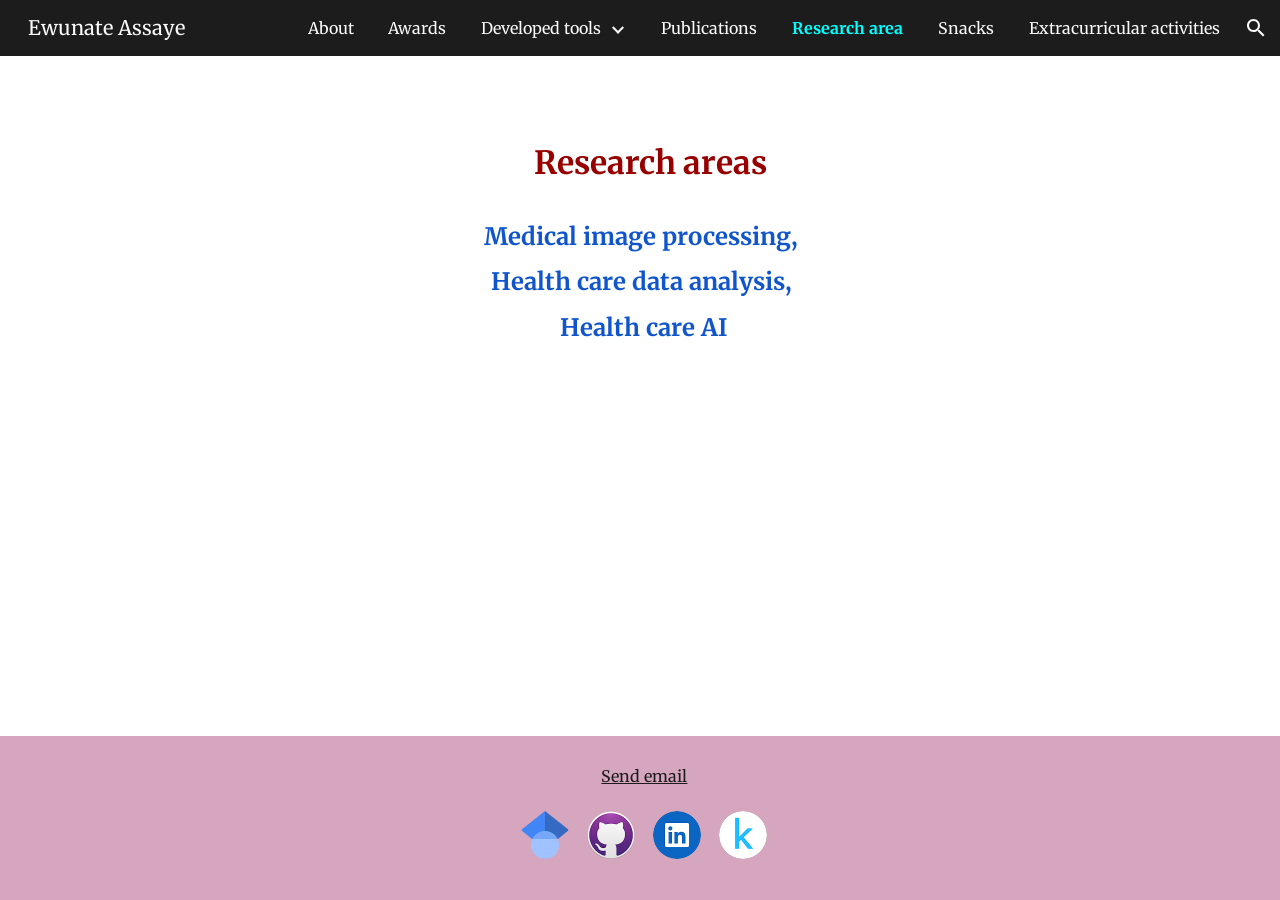
<file: research-area.html>
<!DOCTYPE html>
<html lang="en-US" itemscope itemtype="http://schema.org/WebPage">
  <head>
    <meta charset="utf-8">
    <meta name="google-site-verification" content="DNzeOyIBN3tMV3NE3XVi2rGsx4pCA0A5hlCcYGI1oqs" />
    <meta name="viewport" content="width=device-width, initial-scale=1">
    <meta http-equiv="X-UA-Compatible" content="IE=edge">
    <meta name="referrer" content="origin">
    <link rel="canonical" href="https://ewunateassaye.github.io/research-area.html">
    <meta name="author" content="Ewunate Assaye">
    <meta name="description" content="Ewunate Assaye - Research areas">
    <link rel="icon" type="image/png" href="assets/images/favicon.png?v=2">
    <meta property="og:title" content="Ewunate Assaye - Research area">
    <meta property="og:type" content="website">
    <meta property="og:url" content="https://ewunateassaye.github.io/research-area.html">
    <meta property="og:description" content="
    Research areas
    ">
    <meta itemprop="name" content="Ewunate Assaye - Research area">
    <meta itemprop="description" content="
    Research areas
    ">
    <meta itemprop="url" content="https://ewunateassaye.github.io/research-area.html">
    <meta itemprop="thumbnailUrl" content="assets/images/about_01.jpg">
    <meta itemprop="image" content="assets/images/about_01.jpg">
    <meta itemprop="imageUrl" content="assets/images/about_01.jpg">
    <meta property="og:image" content="assets/images/about_01.jpg">
    <link href="https://fonts.googleapis.com/css?family=Google+Sans:400,500|Roboto:300,400,500,700|Source+Code+Pro:400,700&amp;display=swap" rel="stylesheet" nonce="B6KLYy-Pu1_JSUpS77HWgA">
    <link href="https://fonts.googleapis.com/css?family=Merriweather%3Ai%2Cbi%2C700%2C400&amp;display=swap" rel="stylesheet" nonce="B6KLYy-Pu1_JSUpS77HWgA">
    <style nonce="B6KLYy-Pu1_JSUpS77HWgA">@media only screen and (max-width: 479px){.jgG6ef{font-size: 17.0pt;}}@media only screen and (min-width: 480px) and (max-width: 767px){.jgG6ef{font-size: 17.0pt;}}@media only screen and (min-width: 768px) and (max-width: 1279px){.jgG6ef{font-size: 18.0pt;}}@media only screen and (min-width: 1280px){.jgG6ef{font-size: 18.0pt;}}</style>
    <link rel="stylesheet" href="assets/sites-ewunate.css" data-id="_cl" nonce="B6KLYy-Pu1_JSUpS77HWgA">

    <title>Ewunate Assaye - Research area</title>
    <style jsname="ptDGoc" nonce="B6KLYy-Pu1_JSUpS77HWgA">.htnAL{height: 27.0pt; font-size: 12.0pt; font-family: Merriweather; font-weight: 400; font-style: normal;}.QmpIrf{background-color: rgba(255,255,255,1); color: rgba(28,28,28,1); border-color: rgba(28,28,28,1);}.xkUom{background-color: rgba(0,0,0,0); color: rgba(28,28,28,1); border-color: rgba(28,28,28,1);}.KjwKmc{background-color: rgba(0,0,0,0); color: rgba(28,28,28,1); border-color: rgba(0,0,0,0);}.qeLZfd .QmpIrf{background-color: rgba(0,255,255,1); color: rgba(28,28,28,1); border-color: rgba(0,255,255,1);}.qeLZfd .xkUom{background-color: rgba(0,0,0,0); color: rgba(28,28,28,1); border-color: rgba(28,28,28,1);}.qeLZfd .KjwKmc{background-color: rgba(0,0,0,0); color: rgba(28,28,28,1); border-color: rgba(0,0,0,0);}.lQAHbd .QmpIrf{background-color: rgba(0,255,255,1); color: rgba(28,28,28,1); border-color: rgba(0,255,255,1);}.lQAHbd .xkUom{background-color: rgba(0,0,0,0); color: rgba(28,28,28,1); border-color: rgba(28,28,28,1);}.lQAHbd .KjwKmc{background-color: rgba(0,0,0,0); color: rgba(28,28,28,1); border-color: rgba(0,0,0,0);}.tpmmCb .QmpIrf{background-color: rgba(255,255,255,1); color: rgba(28,28,28,1); border-color: rgba(28,28,28,1);}.tpmmCb .xkUom{background-color: rgba(0,0,0,0); color: rgba(28,28,28,1); border-color: rgba(28,28,28,1);}.tpmmCb .KjwKmc{background-color: rgba(0,0,0,0); color: rgba(28,28,28,1); border-color: rgba(0,0,0,0);}.nyKByd .QmpIrf{background-color: rgba(0,255,255,1); color: rgba(28,28,28,1); border-color: rgba(0,255,255,1);}.nyKByd .xkUom{background-color: rgba(0,0,0,0); color: rgba(0,255,255,1); border-color: rgba(0,255,255,1);}.nyKByd .KjwKmc{background-color: rgba(0,0,0,0); color: rgba(0,255,255,1); border-color: rgba(0,0,0,0);}.iwQgFb{background-color: rgba(0,0,0,0.150000006); height: 2.0px; margin-top: 8.5px;}.qeLZfd .iwQgFb{background-color: rgba(0,0,0,0.150000006); height: 2.0px; margin-top: 8.5px;}.lQAHbd .iwQgFb{background-color: rgba(0,0,0,0.150000006); height: 2.0px; margin-top: 8.5px;}.CbiMKe{background-color: rgba(28,28,28,1);}.qeLZfd .CbiMKe{background-color: rgba(0,255,255,1);}.lQAHbd .CbiMKe{background-color: rgba(0,255,255,1);}.tpmmCb .CbiMKe{background-color: rgba(0,255,255,1);}.nyKByd .CbiMKe{background-color: rgba(0,255,255,1);}.PsKE7e{font-family: Merriweather;}.TlfmSc{font-family: Merriweather;}.Zjiec{font-family: Merriweather;}@media only screen and (max-width: 479px){.TlfmSc{font-size: 13.0pt;}}@media only screen and (min-width: 480px) and (max-width: 767px){.TlfmSc{font-size: 14.0pt;}}@media only screen and (min-width: 768px) and (max-width: 1279px){.TlfmSc{font-size: 15.0pt;}}@media only screen and (min-width: 1280px){.TlfmSc{font-size: 15.0pt;}}@media only screen and (max-width: 479px){.Zjiec{font-size: 16.0pt;}}@media only screen and (min-width: 480px) and (max-width: 767px){.Zjiec{font-size: 18.0pt;}}@media only screen and (min-width: 768px) and (max-width: 1279px){.Zjiec{font-size: 20.0pt;}}@media only screen and (min-width: 1280px){.Zjiec{font-size: 20.0pt;}}@media only screen and (max-width: 479px){.PsKE7e{font-size: 12.0pt;}}@media only screen and (min-width: 480px) and (max-width: 767px){.PsKE7e{font-size: 12.0pt;}}@media only screen and (min-width: 768px) and (max-width: 1279px){.PsKE7e{font-size: 12.0pt;}}@media only screen and (min-width: 1280px){.PsKE7e{font-size: 12.0pt;}}.hDrhEe{padding-top: 8.0px; padding-bottom: 8.0px;}.Zjiec{margin: 48px 32px 62px 48px;}.XMyrgf{margin: 48px 32px 0 48px;}.JzO0Vc{background-color: rgba(28,28,28,1);}.zDUgLc{background-color: rgba(28,28,28,1);}.eWDljc{background-color: rgba(28,28,28,1);}.wgxiMe{background-color: rgba(28,28,28,1);}.YSH9J{color: rgba(249,249,249,1);}.iWs3gf.chg4Jd:focus{background-color: rgba(249,249,249,0.1199999973);}.oNsfjf{color: rgba(249,249,249,1);}.YSH9J:not(.tCHXDc):not(.TlfmSc):not(.M9vuGd):hover{color: rgba(249,249,249,0.8199999928);}.oNsfjf:not(.tCHXDc):not(.Zjiec):not(.lhZOrc):hover{color: rgba(249,249,249,0.8199999928);}.GBy4H .YSH9J{color: rgba(249,249,249,1);}.GBy4H .iWs3gf.chg4Jd:focus{background-color: rgba(249,249,249,0.1199999973);}.GBy4H .PsKE7e.YSH9J:not(.M9vuGd):hover{color: rgba(249,249,249,0.8199999928);}.LBrwzc .YSH9J{color: rgba(28,28,28,1);}.LBrwzc .iWs3gf.chg4Jd:focus{background-color: rgba(28,28,28,0.1199999973);}.LBrwzc .PsKE7e.YSH9J:not(.M9vuGd):hover{color: rgba(28,28,28,0.8199999928);}.GBy4H .oNsfjf{color: rgba(249,249,249,1);}.GBy4H .PsKE7e.oNsfjf:not(.lhZOrc):hover{color: rgba(249,249,249,0.8199999928);}.LBrwzc .oNsfjf{color: rgba(28,28,28,1);}.LBrwzc .PsKE7e.oNsfjf:not(.lhZOrc):hover{color: rgba(28,28,28,0.8199999928);}.M9vuGd .aJHbb{color: rgba(0,255,255,1); font-weight: bold;}.GBy4H .M9vuGd .aJHbb{color: rgba(0,255,255,1); font-weight: bold;}.LBrwzc .M9vuGd .aJHbb{color: rgba(28,28,28,1); font-weight: bold;}.lhZOrc{background-color: rgba(0,255,255,1); color: rgba(28,28,28,1);}.lhZOrc{background-color: rgba(0,255,255,1); color: rgba(28,28,28,1);}.lhZOrc{background-color: rgba(0,234,234,1); color: rgba(28,28,28,1);}.LB7kq{padding-bottom: 56px; padding-top: 112px;}.qnVSj{color: rgba(28,28,28,1);}.zfr3Q{color: rgba(28,28,28,1);}.qeLZfd .qnVSj{color: rgba(28,28,28,1);}.qeLZfd .zfr3Q{color: rgba(28,28,28,1);}.lQAHbd .qnVSj{color: rgba(28,28,28,1);}.lQAHbd .zfr3Q{color: rgba(28,28,28,1);}.tpmmCb .qnVSj{color: rgba(28,28,28,1);}.tpmmCb .zfr3Q{color: rgba(28,28,28,1);}.nyKByd .qnVSj{color: rgba(249,249,249,1);}.nyKByd .zfr3Q{color: rgba(249,249,249,1);}.qLrapd{color: rgba(28,28,28,1);}.duRjpb{color: rgba(28,28,28,1);}.duRjpb .OUGEr{color: rgba(28,28,28,1);}.qeLZfd .qLrapd{color: rgba(152,0,0,1);}.qeLZfd .duRjpb{color: rgba(152,0,0,1);}.qeLZfd .duRjpb .OUGEr{color: rgba(152,0,0,1);}.lQAHbd .qLrapd{color: rgba(28,28,28,1);}.lQAHbd .duRjpb{color: rgba(28,28,28,1);}.lQAHbd .duRjpb .OUGEr{color: rgba(28,28,28,1);}.tpmmCb .qLrapd{color: rgba(28,28,28,1);}.tpmmCb .duRjpb{color: rgba(28,28,28,1);}.tpmmCb .duRjpb .OUGEr{color: rgba(28,28,28,1);}.nyKByd .qLrapd{color: rgba(249,249,249,1);}.nyKByd .duRjpb{color: rgba(249,249,249,1);}.nyKByd .duRjpb .OUGEr{color: rgba(249,249,249,1);}.aHM7ed{color: rgba(28,28,28,1);}.JYVBee{color: rgba(28,28,28,1);}.JYVBee .OUGEr{color: rgba(28,28,28,1);}.qeLZfd .aHM7ed{color: rgba(152,0,0,1);}.qeLZfd .JYVBee{color: rgba(152,0,0,1);}.qeLZfd .JYVBee .OUGEr{color: rgba(152,0,0,1);}.lQAHbd .aHM7ed{color: rgba(28,28,28,1);}.lQAHbd .JYVBee{color: rgba(28,28,28,1);}.lQAHbd .JYVBee .OUGEr{color: rgba(28,28,28,1);}.tpmmCb .aHM7ed{color: rgba(28,28,28,1);}.tpmmCb .JYVBee{color: rgba(28,28,28,1);}.tpmmCb .JYVBee .OUGEr{color: rgba(28,28,28,1);}.nyKByd .aHM7ed{color: rgba(249,249,249,1);}.nyKByd .JYVBee{color: rgba(249,249,249,1);}.nyKByd .JYVBee .OUGEr{color: rgba(249,249,249,1);}.NHD4Gf{color: rgba(28,28,28,1);}.OmQG5e{color: rgba(28,28,28,1);}.OmQG5e .OUGEr{color: rgba(28,28,28,1);}.qeLZfd .NHD4Gf{color: rgba(152,0,0,1);}.qeLZfd .OmQG5e{color: rgba(152,0,0,1);}.qeLZfd .OmQG5e .OUGEr{color: rgba(152,0,0,1);}.lQAHbd .NHD4Gf{color: rgba(28,28,28,1);}.lQAHbd .OmQG5e{color: rgba(28,28,28,1);}.lQAHbd .OmQG5e .OUGEr{color: rgba(28,28,28,1);}.tpmmCb .NHD4Gf{color: rgba(28,28,28,1);}.tpmmCb .OmQG5e{color: rgba(28,28,28,1);}.tpmmCb .OmQG5e .OUGEr{color: rgba(28,28,28,1);}.nyKByd .NHD4Gf{color: rgba(249,249,249,1);}.nyKByd .OmQG5e{color: rgba(249,249,249,1);}.nyKByd .OmQG5e .OUGEr{color: rgba(249,249,249,1);}.Glwbz{color: rgba(28,28,28,1);}.TMjjoe{color: rgba(28,28,28,1);}.qeLZfd .Glwbz{color: rgba(28,28,28,1);}.qeLZfd .TMjjoe{color: rgba(28,28,28,1);}.lQAHbd .Glwbz{color: rgba(28,28,28,1);}.lQAHbd .TMjjoe{color: rgba(28,28,28,1);}.tpmmCb .Glwbz{color: rgba(28,28,28,1);}.tpmmCb .TMjjoe{color: rgba(28,28,28,1);}.nyKByd .Glwbz{color: rgba(249,249,249,1);}.nyKByd .TMjjoe{color: rgba(249,249,249,1);}.aw5Odc{color: rgba(28,28,28,1);}a.chg4Jd:focus{box-shadow: 0 0 0 2px rgba(255, 255, 255, 0.8), 0 0 0 4px rgba(28, 28, 28, 1);}.htnAL:focus-within{box-shadow: 0 0 0 2px rgba(255, 255, 255, 0.8), 0 0 0 4px rgba(28, 28, 28, 1);}.qeLZfd .aw5Odc{color: rgba(28,28,28,1);}.qeLZfd a.chg4Jd:focus{box-shadow: 0 0 0 2px rgba(255, 255, 255, 0.8), 0 0 0 4px rgba(28, 28, 28, 1);}.qeLZfd .htnAL:focus-within{box-shadow: 0 0 0 2px rgba(255, 255, 255, 0.8), 0 0 0 4px rgba(28, 28, 28, 1);}.lQAHbd .aw5Odc{color: rgba(28,28,28,1);}.lQAHbd a.chg4Jd:focus{box-shadow: 0 0 0 2px rgba(255, 255, 255, 0.8), 0 0 0 4px rgba(28, 28, 28, 1);}.lQAHbd .htnAL:focus-within{box-shadow: 0 0 0 2px rgba(255, 255, 255, 0.8), 0 0 0 4px rgba(28, 28, 28, 1);}.tpmmCb .aw5Odc{color: rgba(28,28,28,1);}.tpmmCb a.chg4Jd:focus{box-shadow: 0 0 0 2px rgba(255, 255, 255, 0.8), 0 0 0 4px rgba(28, 28, 28, 1);}.tpmmCb .htnAL:focus-within{box-shadow: 0 0 0 2px rgba(255, 255, 255, 0.8), 0 0 0 4px rgba(28, 28, 28, 1);}.nyKByd .aw5Odc{color: rgba(249,249,249,1);}.nyKByd a.chg4Jd:focus{box-shadow: 0 0 0 2px rgba(255, 255, 255, 0.8), 0 0 0 4px rgba(249, 249, 249, 1);}.nyKByd .htnAL:focus-within{box-shadow: 0 0 0 2px rgba(255, 255, 255, 0.8), 0 0 0 4px rgba(249, 249, 249, 1);}.ImnMyf{color: rgba(28,28,28,1);}.Vs12Bd{color: rgba(28,28,28,1);}.S5d9Rd{color: rgba(28,28,28,1);}.yaqOZd:before{display: block; background-color: rgba(255,255,255,1);}.yaqOZd.qeLZfd:before{display: block; background-color: rgba(74,134,232,1);}.yaqOZd.lQAHbd:before{display: block; background-color: rgba(213,166,189,1);}.O13XJf{height: 340px;}.nyKByd .Wew9ke{fill: rgba(255,255,255,1);}.tpmmCb .Wew9ke{fill: rgba(0,0,0,0.5400000215);}@media only screen and (max-width: 479px){.O13XJf{height: 250px;}}.SBrW1{height: 430px;}.M63kCb{background-color: rgba(255,255,255,1);}.xgQ6eb{background-color: rgba(255,255,255,1);}.mtsG9b{background-color: rgba(0,0,0,0.0299999993); outline-color: rgba(0,0,0,0.1000000015);}.qeLZfd .mtsG9b{background-color: rgba(0,0,0,0.0299999993); outline-color: rgba(0,0,0,0.1000000015);}.lQAHbd .mtsG9b{background-color: rgba(0,0,0,0.0299999993); outline-color: rgba(0,0,0,0.1000000015);}.Mt0nFe{border-color: rgba(0,0,0,0.1000000015);}.qeLZfd .Mt0nFe{border-color: rgba(0,0,0,0.1000000015);}.lQAHbd .Mt0nFe{border-color: rgba(0,0,0,0.1000000015);}.ImnMyf{background-color: rgba(255,255,255,1);}.Vs12Bd{background-color: rgba(74,134,232,1);}.S5d9Rd{background-color: rgba(213,166,189,1);}.Wwnuce:not(.zX62Be){color: rgba(0,0,0,0.5400000215); fill: rgba(0,0,0,0.5400000215);}.qeLZfd .Wwnuce:not(.zX62Be){color: rgba(0,0,0,0.5400000215); fill: rgba(0,0,0,0.5400000215);}.lQAHbd .Wwnuce:not(.zX62Be){color: rgba(0,0,0,0.5400000215); fill: rgba(0,0,0,0.5400000215);}.tpmmCb .Wwnuce:not(.zX62Be){color: rgba(0,0,0,0.5400000215); fill: rgba(0,0,0,0.5400000215);}.nyKByd .Wwnuce:not(.zX62Be){color: rgba(255,255,255,0.3199999928); fill: rgba(255,255,255,0.3199999928);}.yaqOZd.O13XJf:before{background-color: rgba(0,255,255,1);}.CMArNe{background-color: rgba(0,255,255,1);}@media only screen and (min-width: 768px){.yaqOZd:not(.LB7kq):not(.WxWicb){padding-top: 1.5rem; padding-bottom: 1.5rem;}}.j5pSsc{padding-left: 5px; padding-right: 5px;}.ZcASvf-AhqUyc-R6PoUb.SQVYQc .QjXeod{padding-top: 30.0%;}.ZcASvf-AhqUyc-R6PoUb.SQVYQc .KpytNd{width: 15.0%;}@media only screen{.ZcASvf-AhqUyc-R6PoUb.SQVYQc .LkDMRd{padding-left: 15.0%; padding-right: 15.0%;}}@media only screen{.ZcASvf-AhqUyc-R6PoUb.pdLmec .thH0zb{padding-left: 15.0%; padding-right: 15.0%;}}@media only screen{.ZcASvf-AhqUyc-R6PoUb .JFjBQd{left: -17.647058823529413%; right: -17.647058823529413%;}}@media only screen{.ZcASvf-AhqUyc-R6PoUb .JFjBQd .RQS9hb{left: 30.0%; width: 40.0%;}}.Ktthjf-AhqUyc-R6PoUb.SQVYQc .QjXeod{padding-top: 30.0%;}.Ktthjf-AhqUyc-R6PoUb.SQVYQc .KpytNd{width: 15.0%;}@media only screen and (min-width: 480px){.Ktthjf-AhqUyc-R6PoUb.SQVYQc .LkDMRd{padding-left: 15.0%; padding-right: 15.0%;}}@media only screen and (min-width: 480px){.Ktthjf-AhqUyc-R6PoUb.pdLmec .thH0zb{padding-left: 15.0%; padding-right: 15.0%;}}@media only screen and (min-width: 480px){.Ktthjf-AhqUyc-R6PoUb .JFjBQd{left: -17.647058823529413%; right: -17.647058823529413%;}}@media only screen and (min-width: 480px){.Ktthjf-AhqUyc-R6PoUb .JFjBQd .RQS9hb{left: 30.0%; width: 40.0%;}}.Ft7HRd-AhqUyc-R6PoUb.SQVYQc .QjXeod{padding-top: 30.0%;}.Ft7HRd-AhqUyc-R6PoUb.SQVYQc .KpytNd{width: 15.0%;}@media only screen and (min-width: 768px){.Ft7HRd-AhqUyc-R6PoUb.SQVYQc .LkDMRd{padding-left: 15.0%; padding-right: 15.0%;}}@media only screen and (min-width: 768px){.Ft7HRd-AhqUyc-R6PoUb.pdLmec .thH0zb{padding-left: 15.0%; padding-right: 15.0%;}}@media only screen and (min-width: 768px){.Ft7HRd-AhqUyc-R6PoUb .JFjBQd{left: -17.647058823529413%; right: -17.647058823529413%;}}@media only screen and (min-width: 768px){.Ft7HRd-AhqUyc-R6PoUb .JFjBQd .RQS9hb{left: 30.0%; width: 40.0%;}}.ZcASvf-AhqUyc-ibL1re.SQVYQc .QjXeod{padding-top: 15.0%;}.ZcASvf-AhqUyc-ibL1re.SQVYQc .KpytNd{width: 7.5%;}@media only screen{.ZcASvf-AhqUyc-ibL1re.SQVYQc .LkDMRd{padding-left: 7.5%; padding-right: 7.5%;}}@media only screen{.ZcASvf-AhqUyc-ibL1re.pdLmec .thH0zb{padding-left: 7.5%; padding-right: 7.5%;}}@media only screen{.ZcASvf-AhqUyc-ibL1re .JFjBQd{left: -8.108108108108107%; right: -8.108108108108107%;}}@media only screen{.ZcASvf-AhqUyc-ibL1re .JFjBQd .RQS9hb{left: 15.0%; width: 70.0%;}}.Ktthjf-AhqUyc-ibL1re.SQVYQc .QjXeod{padding-top: 15.0%;}.Ktthjf-AhqUyc-ibL1re.SQVYQc .KpytNd{width: 7.5%;}@media only screen and (min-width: 480px){.Ktthjf-AhqUyc-ibL1re.SQVYQc .LkDMRd{padding-left: 7.5%; padding-right: 7.5%;}}@media only screen and (min-width: 480px){.Ktthjf-AhqUyc-ibL1re.pdLmec .thH0zb{padding-left: 7.5%; padding-right: 7.5%;}}@media only screen and (min-width: 480px){.Ktthjf-AhqUyc-ibL1re .JFjBQd{left: -8.108108108108107%; right: -8.108108108108107%;}}@media only screen and (min-width: 480px){.Ktthjf-AhqUyc-ibL1re .JFjBQd .RQS9hb{left: 15.0%; width: 70.0%;}}.Ft7HRd-AhqUyc-ibL1re.SQVYQc .QjXeod{padding-top: 15.0%;}.Ft7HRd-AhqUyc-ibL1re.SQVYQc .KpytNd{width: 7.5%;}@media only screen and (min-width: 768px){.Ft7HRd-AhqUyc-ibL1re.SQVYQc .LkDMRd{padding-left: 7.5%; padding-right: 7.5%;}}@media only screen and (min-width: 768px){.Ft7HRd-AhqUyc-ibL1re.pdLmec .thH0zb{padding-left: 7.5%; padding-right: 7.5%;}}@media only screen and (min-width: 768px){.Ft7HRd-AhqUyc-ibL1re .JFjBQd{left: -8.108108108108107%; right: -8.108108108108107%;}}@media only screen and (min-width: 768px){.Ft7HRd-AhqUyc-ibL1re .JFjBQd .RQS9hb{left: 15.0%; width: 70.0%;}}.ZcASvf-AhqUyc-c5RTEf.SQVYQc .QjXeod{padding-top: 10.0%;}.ZcASvf-AhqUyc-c5RTEf.SQVYQc .KpytNd{width: 5.0%;}@media only screen{.ZcASvf-AhqUyc-c5RTEf.SQVYQc .LkDMRd{padding-left: 5.0%; padding-right: 5.0%;}}@media only screen{.ZcASvf-AhqUyc-c5RTEf.pdLmec .thH0zb{padding-left: 5.0%; padding-right: 5.0%;}}@media only screen{.ZcASvf-AhqUyc-c5RTEf .JFjBQd{left: -5.263157894736842%; right: -5.263157894736842%;}}@media only screen{.ZcASvf-AhqUyc-c5RTEf .JFjBQd .RQS9hb{left: 10.0%; width: 80.0%;}}.Ktthjf-AhqUyc-c5RTEf.SQVYQc .QjXeod{padding-top: 10.0%;}.Ktthjf-AhqUyc-c5RTEf.SQVYQc .KpytNd{width: 5.0%;}@media only screen and (min-width: 480px){.Ktthjf-AhqUyc-c5RTEf.SQVYQc .LkDMRd{padding-left: 5.0%; padding-right: 5.0%;}}@media only screen and (min-width: 480px){.Ktthjf-AhqUyc-c5RTEf.pdLmec .thH0zb{padding-left: 5.0%; padding-right: 5.0%;}}@media only screen and (min-width: 480px){.Ktthjf-AhqUyc-c5RTEf .JFjBQd{left: -5.263157894736842%; right: -5.263157894736842%;}}@media only screen and (min-width: 480px){.Ktthjf-AhqUyc-c5RTEf .JFjBQd .RQS9hb{left: 10.0%; width: 80.0%;}}.Ft7HRd-AhqUyc-c5RTEf.SQVYQc .QjXeod{padding-top: 10.0%;}.Ft7HRd-AhqUyc-c5RTEf.SQVYQc .KpytNd{width: 5.0%;}@media only screen and (min-width: 768px){.Ft7HRd-AhqUyc-c5RTEf.SQVYQc .LkDMRd{padding-left: 5.0%; padding-right: 5.0%;}}@media only screen and (min-width: 768px){.Ft7HRd-AhqUyc-c5RTEf.pdLmec .thH0zb{padding-left: 5.0%; padding-right: 5.0%;}}@media only screen and (min-width: 768px){.Ft7HRd-AhqUyc-c5RTEf .JFjBQd{left: -5.263157894736842%; right: -5.263157894736842%;}}@media only screen and (min-width: 768px){.Ft7HRd-AhqUyc-c5RTEf .JFjBQd .RQS9hb{left: 10.0%; width: 80.0%;}}.ZcASvf-AhqUyc-II5mzb.SQVYQc .QjXeod{padding-top: 7.5%;}.ZcASvf-AhqUyc-II5mzb.SQVYQc .KpytNd{width: 3.75%;}@media only screen{.ZcASvf-AhqUyc-II5mzb.SQVYQc .LkDMRd{padding-left: 3.75%; padding-right: 3.75%;}}@media only screen{.ZcASvf-AhqUyc-II5mzb.pdLmec .thH0zb{padding-left: 3.75%; padding-right: 3.75%;}}@media only screen{.ZcASvf-AhqUyc-II5mzb .JFjBQd{left: -3.896103896103896%; right: -3.896103896103896%;}}@media only screen{.ZcASvf-AhqUyc-II5mzb .JFjBQd .RQS9hb{left: 7.5%; width: 85.0%;}}.Ktthjf-AhqUyc-II5mzb.SQVYQc .QjXeod{padding-top: 7.5%;}.Ktthjf-AhqUyc-II5mzb.SQVYQc .KpytNd{width: 3.75%;}@media only screen and (min-width: 480px){.Ktthjf-AhqUyc-II5mzb.SQVYQc .LkDMRd{padding-left: 3.75%; padding-right: 3.75%;}}@media only screen and (min-width: 480px){.Ktthjf-AhqUyc-II5mzb.pdLmec .thH0zb{padding-left: 3.75%; padding-right: 3.75%;}}@media only screen and (min-width: 480px){.Ktthjf-AhqUyc-II5mzb .JFjBQd{left: -3.896103896103896%; right: -3.896103896103896%;}}@media only screen and (min-width: 480px){.Ktthjf-AhqUyc-II5mzb .JFjBQd .RQS9hb{left: 7.5%; width: 85.0%;}}.Ft7HRd-AhqUyc-II5mzb.SQVYQc .QjXeod{padding-top: 7.5%;}.Ft7HRd-AhqUyc-II5mzb.SQVYQc .KpytNd{width: 3.75%;}@media only screen and (min-width: 768px){.Ft7HRd-AhqUyc-II5mzb.SQVYQc .LkDMRd{padding-left: 3.75%; padding-right: 3.75%;}}@media only screen and (min-width: 768px){.Ft7HRd-AhqUyc-II5mzb.pdLmec .thH0zb{padding-left: 3.75%; padding-right: 3.75%;}}@media only screen and (min-width: 768px){.Ft7HRd-AhqUyc-II5mzb .JFjBQd{left: -3.896103896103896%; right: -3.896103896103896%;}}@media only screen and (min-width: 768px){.Ft7HRd-AhqUyc-II5mzb .JFjBQd .RQS9hb{left: 7.5%; width: 85.0%;}}.ZcASvf-AhqUyc-wNfPc.SQVYQc .QjXeod{padding-top: 6.0%;}.ZcASvf-AhqUyc-wNfPc.SQVYQc .KpytNd{width: 3.0%;}@media only screen{.ZcASvf-AhqUyc-wNfPc.SQVYQc .LkDMRd{padding-left: 3.0%; padding-right: 3.0%;}}@media only screen{.ZcASvf-AhqUyc-wNfPc.pdLmec .thH0zb{padding-left: 3.0%; padding-right: 3.0%;}}@media only screen{.ZcASvf-AhqUyc-wNfPc .JFjBQd{left: -3.0927835051546393%; right: -3.0927835051546393%;}}@media only screen{.ZcASvf-AhqUyc-wNfPc .JFjBQd .RQS9hb{left: 6.0%; width: 88.0%;}}.Ktthjf-AhqUyc-wNfPc.SQVYQc .QjXeod{padding-top: 6.0%;}.Ktthjf-AhqUyc-wNfPc.SQVYQc .KpytNd{width: 3.0%;}@media only screen and (min-width: 480px){.Ktthjf-AhqUyc-wNfPc.SQVYQc .LkDMRd{padding-left: 3.0%; padding-right: 3.0%;}}@media only screen and (min-width: 480px){.Ktthjf-AhqUyc-wNfPc.pdLmec .thH0zb{padding-left: 3.0%; padding-right: 3.0%;}}@media only screen and (min-width: 480px){.Ktthjf-AhqUyc-wNfPc .JFjBQd{left: -3.0927835051546393%; right: -3.0927835051546393%;}}@media only screen and (min-width: 480px){.Ktthjf-AhqUyc-wNfPc .JFjBQd .RQS9hb{left: 6.0%; width: 88.0%;}}.Ft7HRd-AhqUyc-wNfPc.SQVYQc .QjXeod{padding-top: 6.0%;}.Ft7HRd-AhqUyc-wNfPc.SQVYQc .KpytNd{width: 3.0%;}@media only screen and (min-width: 768px){.Ft7HRd-AhqUyc-wNfPc.SQVYQc .LkDMRd{padding-left: 3.0%; padding-right: 3.0%;}}@media only screen and (min-width: 768px){.Ft7HRd-AhqUyc-wNfPc.pdLmec .thH0zb{padding-left: 3.0%; padding-right: 3.0%;}}@media only screen and (min-width: 768px){.Ft7HRd-AhqUyc-wNfPc .JFjBQd{left: -3.0927835051546393%; right: -3.0927835051546393%;}}@media only screen and (min-width: 768px){.Ft7HRd-AhqUyc-wNfPc .JFjBQd .RQS9hb{left: 6.0%; width: 88.0%;}}.ZcASvf-AhqUyc-qWD73c.SQVYQc .QjXeod{padding-top: 5.0%;}.ZcASvf-AhqUyc-qWD73c.SQVYQc .KpytNd{width: 2.5%;}@media only screen{.ZcASvf-AhqUyc-qWD73c.SQVYQc .LkDMRd{padding-left: 2.5%; padding-right: 2.5%;}}@media only screen{.ZcASvf-AhqUyc-qWD73c.pdLmec .thH0zb{padding-left: 2.5%; padding-right: 2.5%;}}@media only screen{.ZcASvf-AhqUyc-qWD73c .JFjBQd{left: -2.5641025641025643%; right: -2.5641025641025643%;}}@media only screen{.ZcASvf-AhqUyc-qWD73c .JFjBQd .RQS9hb{left: 5.0%; width: 90.0%;}}.Ktthjf-AhqUyc-qWD73c.SQVYQc .QjXeod{padding-top: 5.0%;}.Ktthjf-AhqUyc-qWD73c.SQVYQc .KpytNd{width: 2.5%;}@media only screen and (min-width: 480px){.Ktthjf-AhqUyc-qWD73c.SQVYQc .LkDMRd{padding-left: 2.5%; padding-right: 2.5%;}}@media only screen and (min-width: 480px){.Ktthjf-AhqUyc-qWD73c.pdLmec .thH0zb{padding-left: 2.5%; padding-right: 2.5%;}}@media only screen and (min-width: 480px){.Ktthjf-AhqUyc-qWD73c .JFjBQd{left: -2.5641025641025643%; right: -2.5641025641025643%;}}@media only screen and (min-width: 480px){.Ktthjf-AhqUyc-qWD73c .JFjBQd .RQS9hb{left: 5.0%; width: 90.0%;}}.Ft7HRd-AhqUyc-qWD73c.SQVYQc .QjXeod{padding-top: 5.0%;}.Ft7HRd-AhqUyc-qWD73c.SQVYQc .KpytNd{width: 2.5%;}@media only screen and (min-width: 768px){.Ft7HRd-AhqUyc-qWD73c.SQVYQc .LkDMRd{padding-left: 2.5%; padding-right: 2.5%;}}@media only screen and (min-width: 768px){.Ft7HRd-AhqUyc-qWD73c.pdLmec .thH0zb{padding-left: 2.5%; padding-right: 2.5%;}}@media only screen and (min-width: 768px){.Ft7HRd-AhqUyc-qWD73c .JFjBQd{left: -2.5641025641025643%; right: -2.5641025641025643%;}}@media only screen and (min-width: 768px){.Ft7HRd-AhqUyc-qWD73c .JFjBQd .RQS9hb{left: 5.0%; width: 90.0%;}}.ZcASvf-AhqUyc-OwsYgb.SQVYQc .QjXeod{padding-top: 4.285714285714286%;}.ZcASvf-AhqUyc-OwsYgb.SQVYQc .KpytNd{width: 2.142857142857143%;}@media only screen{.ZcASvf-AhqUyc-OwsYgb.SQVYQc .LkDMRd{padding-left: 2.142857142857143%; padding-right: 2.142857142857143%;}}@media only screen{.ZcASvf-AhqUyc-OwsYgb.pdLmec .thH0zb{padding-left: 2.142857142857143%; padding-right: 2.142857142857143%;}}@media only screen{.ZcASvf-AhqUyc-OwsYgb .JFjBQd{left: -2.18978102189781%; right: -2.18978102189781%;}}@media only screen{.ZcASvf-AhqUyc-OwsYgb .JFjBQd .RQS9hb{left: 4.285714285714286%; width: 91.42857142857143%;}}.Ktthjf-AhqUyc-OwsYgb.SQVYQc .QjXeod{padding-top: 4.285714285714286%;}.Ktthjf-AhqUyc-OwsYgb.SQVYQc .KpytNd{width: 2.142857142857143%;}@media only screen and (min-width: 480px){.Ktthjf-AhqUyc-OwsYgb.SQVYQc .LkDMRd{padding-left: 2.142857142857143%; padding-right: 2.142857142857143%;}}@media only screen and (min-width: 480px){.Ktthjf-AhqUyc-OwsYgb.pdLmec .thH0zb{padding-left: 2.142857142857143%; padding-right: 2.142857142857143%;}}@media only screen and (min-width: 480px){.Ktthjf-AhqUyc-OwsYgb .JFjBQd{left: -2.18978102189781%; right: -2.18978102189781%;}}@media only screen and (min-width: 480px){.Ktthjf-AhqUyc-OwsYgb .JFjBQd .RQS9hb{left: 4.285714285714286%; width: 91.42857142857143%;}}.Ft7HRd-AhqUyc-OwsYgb.SQVYQc .QjXeod{padding-top: 4.285714285714286%;}.Ft7HRd-AhqUyc-OwsYgb.SQVYQc .KpytNd{width: 2.142857142857143%;}@media only screen and (min-width: 768px){.Ft7HRd-AhqUyc-OwsYgb.SQVYQc .LkDMRd{padding-left: 2.142857142857143%; padding-right: 2.142857142857143%;}}@media only screen and (min-width: 768px){.Ft7HRd-AhqUyc-OwsYgb.pdLmec .thH0zb{padding-left: 2.142857142857143%; padding-right: 2.142857142857143%;}}@media only screen and (min-width: 768px){.Ft7HRd-AhqUyc-OwsYgb .JFjBQd{left: -2.18978102189781%; right: -2.18978102189781%;}}@media only screen and (min-width: 768px){.Ft7HRd-AhqUyc-OwsYgb .JFjBQd .RQS9hb{left: 4.285714285714286%; width: 91.42857142857143%;}}.ZcASvf-AhqUyc-OiUrBf.SQVYQc .QjXeod{padding-top: 3.75%;}.ZcASvf-AhqUyc-OiUrBf.SQVYQc .KpytNd{width: 1.875%;}@media only screen{.ZcASvf-AhqUyc-OiUrBf.SQVYQc .LkDMRd{padding-left: 1.875%; padding-right: 1.875%;}}@media only screen{.ZcASvf-AhqUyc-OiUrBf.pdLmec .thH0zb{padding-left: 1.875%; padding-right: 1.875%;}}@media only screen{.ZcASvf-AhqUyc-OiUrBf .JFjBQd{left: -1.910828025477707%; right: -1.910828025477707%;}}@media only screen{.ZcASvf-AhqUyc-OiUrBf .JFjBQd .RQS9hb{left: 3.75%; width: 92.5%;}}.Ktthjf-AhqUyc-OiUrBf.SQVYQc .QjXeod{padding-top: 3.75%;}.Ktthjf-AhqUyc-OiUrBf.SQVYQc .KpytNd{width: 1.875%;}@media only screen and (min-width: 480px){.Ktthjf-AhqUyc-OiUrBf.SQVYQc .LkDMRd{padding-left: 1.875%; padding-right: 1.875%;}}@media only screen and (min-width: 480px){.Ktthjf-AhqUyc-OiUrBf.pdLmec .thH0zb{padding-left: 1.875%; padding-right: 1.875%;}}@media only screen and (min-width: 480px){.Ktthjf-AhqUyc-OiUrBf .JFjBQd{left: -1.910828025477707%; right: -1.910828025477707%;}}@media only screen and (min-width: 480px){.Ktthjf-AhqUyc-OiUrBf .JFjBQd .RQS9hb{left: 3.75%; width: 92.5%;}}.Ft7HRd-AhqUyc-OiUrBf.SQVYQc .QjXeod{padding-top: 3.75%;}.Ft7HRd-AhqUyc-OiUrBf.SQVYQc .KpytNd{width: 1.875%;}@media only screen and (min-width: 768px){.Ft7HRd-AhqUyc-OiUrBf.SQVYQc .LkDMRd{padding-left: 1.875%; padding-right: 1.875%;}}@media only screen and (min-width: 768px){.Ft7HRd-AhqUyc-OiUrBf.pdLmec .thH0zb{padding-left: 1.875%; padding-right: 1.875%;}}@media only screen and (min-width: 768px){.Ft7HRd-AhqUyc-OiUrBf .JFjBQd{left: -1.910828025477707%; right: -1.910828025477707%;}}@media only screen and (min-width: 768px){.Ft7HRd-AhqUyc-OiUrBf .JFjBQd .RQS9hb{left: 3.75%; width: 92.5%;}}.ZcASvf-AhqUyc-Clt0zb.SQVYQc .QjXeod{padding-top: 3.3333333333333335%;}.ZcASvf-AhqUyc-Clt0zb.SQVYQc .KpytNd{width: 1.6666666666666667%;}@media only screen{.ZcASvf-AhqUyc-Clt0zb.SQVYQc .LkDMRd{padding-left: 1.6666666666666667%; padding-right: 1.6666666666666667%;}}@media only screen{.ZcASvf-AhqUyc-Clt0zb.pdLmec .thH0zb{padding-left: 1.6666666666666667%; padding-right: 1.6666666666666667%;}}@media only screen{.ZcASvf-AhqUyc-Clt0zb .JFjBQd{left: -1.6949152542372883%; right: -1.6949152542372883%;}}@media only screen{.ZcASvf-AhqUyc-Clt0zb .JFjBQd .RQS9hb{left: 3.3333333333333335%; width: 93.33333333333333%;}}.Ktthjf-AhqUyc-Clt0zb.SQVYQc .QjXeod{padding-top: 3.3333333333333335%;}.Ktthjf-AhqUyc-Clt0zb.SQVYQc .KpytNd{width: 1.6666666666666667%;}@media only screen and (min-width: 480px){.Ktthjf-AhqUyc-Clt0zb.SQVYQc .LkDMRd{padding-left: 1.6666666666666667%; padding-right: 1.6666666666666667%;}}@media only screen and (min-width: 480px){.Ktthjf-AhqUyc-Clt0zb.pdLmec .thH0zb{padding-left: 1.6666666666666667%; padding-right: 1.6666666666666667%;}}@media only screen and (min-width: 480px){.Ktthjf-AhqUyc-Clt0zb .JFjBQd{left: -1.6949152542372883%; right: -1.6949152542372883%;}}@media only screen and (min-width: 480px){.Ktthjf-AhqUyc-Clt0zb .JFjBQd .RQS9hb{left: 3.3333333333333335%; width: 93.33333333333333%;}}.Ft7HRd-AhqUyc-Clt0zb.SQVYQc .QjXeod{padding-top: 3.3333333333333335%;}.Ft7HRd-AhqUyc-Clt0zb.SQVYQc .KpytNd{width: 1.6666666666666667%;}@media only screen and (min-width: 768px){.Ft7HRd-AhqUyc-Clt0zb.SQVYQc .LkDMRd{padding-left: 1.6666666666666667%; padding-right: 1.6666666666666667%;}}@media only screen and (min-width: 768px){.Ft7HRd-AhqUyc-Clt0zb.pdLmec .thH0zb{padding-left: 1.6666666666666667%; padding-right: 1.6666666666666667%;}}@media only screen and (min-width: 768px){.Ft7HRd-AhqUyc-Clt0zb .JFjBQd{left: -1.6949152542372883%; right: -1.6949152542372883%;}}@media only screen and (min-width: 768px){.Ft7HRd-AhqUyc-Clt0zb .JFjBQd .RQS9hb{left: 3.3333333333333335%; width: 93.33333333333333%;}}.ZcASvf-AhqUyc-EehZO.SQVYQc .QjXeod{padding-top: 3.0%;}.ZcASvf-AhqUyc-EehZO.SQVYQc .KpytNd{width: 1.5%;}@media only screen{.ZcASvf-AhqUyc-EehZO.SQVYQc .LkDMRd{padding-left: 1.5%; padding-right: 1.5%;}}@media only screen{.ZcASvf-AhqUyc-EehZO.pdLmec .thH0zb{padding-left: 1.5%; padding-right: 1.5%;}}@media only screen{.ZcASvf-AhqUyc-EehZO .JFjBQd{left: -1.5228426395939088%; right: -1.5228426395939088%;}}@media only screen{.ZcASvf-AhqUyc-EehZO .JFjBQd .RQS9hb{left: 3.0%; width: 94.0%;}}.Ktthjf-AhqUyc-EehZO.SQVYQc .QjXeod{padding-top: 3.0%;}.Ktthjf-AhqUyc-EehZO.SQVYQc .KpytNd{width: 1.5%;}@media only screen and (min-width: 480px){.Ktthjf-AhqUyc-EehZO.SQVYQc .LkDMRd{padding-left: 1.5%; padding-right: 1.5%;}}@media only screen and (min-width: 480px){.Ktthjf-AhqUyc-EehZO.pdLmec .thH0zb{padding-left: 1.5%; padding-right: 1.5%;}}@media only screen and (min-width: 480px){.Ktthjf-AhqUyc-EehZO .JFjBQd{left: -1.5228426395939088%; right: -1.5228426395939088%;}}@media only screen and (min-width: 480px){.Ktthjf-AhqUyc-EehZO .JFjBQd .RQS9hb{left: 3.0%; width: 94.0%;}}.Ft7HRd-AhqUyc-EehZO.SQVYQc .QjXeod{padding-top: 3.0%;}.Ft7HRd-AhqUyc-EehZO.SQVYQc .KpytNd{width: 1.5%;}@media only screen and (min-width: 768px){.Ft7HRd-AhqUyc-EehZO.SQVYQc .LkDMRd{padding-left: 1.5%; padding-right: 1.5%;}}@media only screen and (min-width: 768px){.Ft7HRd-AhqUyc-EehZO.pdLmec .thH0zb{padding-left: 1.5%; padding-right: 1.5%;}}@media only screen and (min-width: 768px){.Ft7HRd-AhqUyc-EehZO .JFjBQd{left: -1.5228426395939088%; right: -1.5228426395939088%;}}@media only screen and (min-width: 768px){.Ft7HRd-AhqUyc-EehZO .JFjBQd .RQS9hb{left: 3.0%; width: 94.0%;}}.ZcASvf-AhqUyc-zQtlcf.SQVYQc .QjXeod{padding-top: 2.727272727272727%;}.ZcASvf-AhqUyc-zQtlcf.SQVYQc .KpytNd{width: 1.3636363636363635%;}@media only screen{.ZcASvf-AhqUyc-zQtlcf.SQVYQc .LkDMRd{padding-left: 1.3636363636363635%; padding-right: 1.3636363636363635%;}}@media only screen{.ZcASvf-AhqUyc-zQtlcf.pdLmec .thH0zb{padding-left: 1.3636363636363635%; padding-right: 1.3636363636363635%;}}@media only screen{.ZcASvf-AhqUyc-zQtlcf .JFjBQd{left: -1.3824884792626728%; right: -1.3824884792626728%;}}@media only screen{.ZcASvf-AhqUyc-zQtlcf .JFjBQd .RQS9hb{left: 2.727272727272727%; width: 94.54545454545455%;}}.Ktthjf-AhqUyc-zQtlcf.SQVYQc .QjXeod{padding-top: 2.727272727272727%;}.Ktthjf-AhqUyc-zQtlcf.SQVYQc .KpytNd{width: 1.3636363636363635%;}@media only screen and (min-width: 480px){.Ktthjf-AhqUyc-zQtlcf.SQVYQc .LkDMRd{padding-left: 1.3636363636363635%; padding-right: 1.3636363636363635%;}}@media only screen and (min-width: 480px){.Ktthjf-AhqUyc-zQtlcf.pdLmec .thH0zb{padding-left: 1.3636363636363635%; padding-right: 1.3636363636363635%;}}@media only screen and (min-width: 480px){.Ktthjf-AhqUyc-zQtlcf .JFjBQd{left: -1.3824884792626728%; right: -1.3824884792626728%;}}@media only screen and (min-width: 480px){.Ktthjf-AhqUyc-zQtlcf .JFjBQd .RQS9hb{left: 2.727272727272727%; width: 94.54545454545455%;}}.Ft7HRd-AhqUyc-zQtlcf.SQVYQc .QjXeod{padding-top: 2.727272727272727%;}.Ft7HRd-AhqUyc-zQtlcf.SQVYQc .KpytNd{width: 1.3636363636363635%;}@media only screen and (min-width: 768px){.Ft7HRd-AhqUyc-zQtlcf.SQVYQc .LkDMRd{padding-left: 1.3636363636363635%; padding-right: 1.3636363636363635%;}}@media only screen and (min-width: 768px){.Ft7HRd-AhqUyc-zQtlcf.pdLmec .thH0zb{padding-left: 1.3636363636363635%; padding-right: 1.3636363636363635%;}}@media only screen and (min-width: 768px){.Ft7HRd-AhqUyc-zQtlcf .JFjBQd{left: -1.3824884792626728%; right: -1.3824884792626728%;}}@media only screen and (min-width: 768px){.Ft7HRd-AhqUyc-zQtlcf .JFjBQd .RQS9hb{left: 2.727272727272727%; width: 94.54545454545455%;}}.ZcASvf-AhqUyc-uQSCkd.SQVYQc .QjXeod{padding-top: 2.5%;}.ZcASvf-AhqUyc-uQSCkd.SQVYQc .KpytNd{width: 1.25%;}@media only screen{.ZcASvf-AhqUyc-uQSCkd.SQVYQc .LkDMRd{padding-left: 1.25%; padding-right: 1.25%;}}@media only screen{.ZcASvf-AhqUyc-uQSCkd.pdLmec .thH0zb{padding-left: 1.25%; padding-right: 1.25%;}}@media only screen{.ZcASvf-AhqUyc-uQSCkd .JFjBQd{left: -1.2658227848101267%; right: -1.2658227848101267%;}}@media only screen{.ZcASvf-AhqUyc-uQSCkd .JFjBQd .RQS9hb{left: 2.5%; width: 95.0%;}}.Ktthjf-AhqUyc-uQSCkd.SQVYQc .QjXeod{padding-top: 2.5%;}.Ktthjf-AhqUyc-uQSCkd.SQVYQc .KpytNd{width: 1.25%;}@media only screen and (min-width: 480px){.Ktthjf-AhqUyc-uQSCkd.SQVYQc .LkDMRd{padding-left: 1.25%; padding-right: 1.25%;}}@media only screen and (min-width: 480px){.Ktthjf-AhqUyc-uQSCkd.pdLmec .thH0zb{padding-left: 1.25%; padding-right: 1.25%;}}@media only screen and (min-width: 480px){.Ktthjf-AhqUyc-uQSCkd .JFjBQd{left: -1.2658227848101267%; right: -1.2658227848101267%;}}@media only screen and (min-width: 480px){.Ktthjf-AhqUyc-uQSCkd .JFjBQd .RQS9hb{left: 2.5%; width: 95.0%;}}.Ft7HRd-AhqUyc-uQSCkd.SQVYQc .QjXeod{padding-top: 2.5%;}.Ft7HRd-AhqUyc-uQSCkd.SQVYQc .KpytNd{width: 1.25%;}@media only screen and (min-width: 768px){.Ft7HRd-AhqUyc-uQSCkd.SQVYQc .LkDMRd{padding-left: 1.25%; padding-right: 1.25%;}}@media only screen and (min-width: 768px){.Ft7HRd-AhqUyc-uQSCkd.pdLmec .thH0zb{padding-left: 1.25%; padding-right: 1.25%;}}@media only screen and (min-width: 768px){.Ft7HRd-AhqUyc-uQSCkd .JFjBQd{left: -1.2658227848101267%; right: -1.2658227848101267%;}}@media only screen and (min-width: 768px){.Ft7HRd-AhqUyc-uQSCkd .JFjBQd .RQS9hb{left: 2.5%; width: 95.0%;}}@media only screen and (min-width: 768px){.LB7kq.gk8rDe .db35Fc .zu5uec{padding-top: 1.5rem; padding-bottom: 1.5rem;}}@media only screen and (max-width: 767px){.dmUFtb{padding-top: 1.5rem;}}@media only screen and (max-width: 767px){.g5GTcb{padding-bottom: 1.5rem;}}@media only screen and (min-width: 768px){.db35Fc{padding-left: 48px; padding-right: 48px;}}@media only screen and (max-width: 479px){.LkDMRd{padding-left: 3.75%; padding-right: 3.75%;}}@media only screen and (min-width: 480px) and (max-width: 767px){.LkDMRd{padding-left: 2.5%; padding-right: 2.5%;}}@media only screen and (min-width: 480px) and (max-width: 767px){.db35Fc{max-width: 544px;}}@media only screen and (min-width: 480px) and (max-width: 767px){.ZZyype{max-width: 544px;}}.Iif4nf{padding-right: 48px; padding-left: 48px;}.HQwdzb .Depvyb{padding-top: 14px; padding-bottom: 14px;}.yaqOZd .db35Fc{max-width: 1280px;}.db35Fc .ZZyype{max-width: 1280px;}.CDt4Ke.zfr3Q{font-family: Merriweather; font-weight: 400; font-style: normal; font-variant: normal; vertical-align: baseline; text-decoration: none; display: block; line-height: 1.5; text-align: left; margin-left: 0.0pt; margin-right: 0.0pt; padding-left: 0.0pt; text-indent: 0.0pt; margin-top: 12.0pt; margin-bottom: 0.0pt; font-size: 12.0pt;}.TYR86d.zfr3Q{font-family: Merriweather; font-weight: 400; font-style: normal; font-variant: normal; vertical-align: baseline; font-size: 12.0pt;}.CDt4Ke.duRjpb{font-family: Merriweather; font-weight: 700; font-style: normal; font-variant: normal; vertical-align: baseline; text-decoration: none; display: block; line-height: 1.38; text-align: left; margin-left: 0.0pt; margin-right: 0.0pt; padding-left: 0.0pt; text-indent: 0.0pt; margin-top: 34.0pt; margin-bottom: 0.0pt;}.TYR86d.duRjpb{font-family: Merriweather; font-weight: 700; font-style: normal; font-variant: normal; vertical-align: baseline;}.CDt4Ke.duRjpb{font-size: 34.0pt;}.TYR86d.duRjpb{font-size: 34.0pt;}@media only screen and (max-width: 479px){.CDt4Ke.duRjpb{font-size: 25.0pt;}}@media only screen and (max-width: 479px){.TYR86d.duRjpb{font-size: 25.0pt;}}@media only screen and (min-width: 480px) and (max-width: 767px){.CDt4Ke.duRjpb{font-size: 30.0pt;}}@media only screen and (min-width: 480px) and (max-width: 767px){.TYR86d.duRjpb{font-size: 30.0pt;}}@media only screen and (min-width: 768px) and (max-width: 1279px){.CDt4Ke.duRjpb{font-size: 34.0pt;}}@media only screen and (min-width: 768px) and (max-width: 1279px){.TYR86d.duRjpb{font-size: 34.0pt;}}@media only screen and (min-width: 1280px){.CDt4Ke.duRjpb{font-size: 34.0pt;}}@media only screen and (min-width: 1280px){.TYR86d.duRjpb{font-size: 34.0pt;}}.CDt4Ke.JYVBee{font-family: Merriweather; font-weight: 700; font-style: normal; font-variant: normal; vertical-align: baseline; text-decoration: none; display: block; line-height: 1.5; text-align: left; margin-left: 0.0pt; margin-right: 0.0pt; padding-left: 0.0pt; text-indent: 0.0pt; margin-top: 18.0pt; margin-bottom: 0.0pt;}.TYR86d.JYVBee{font-family: Merriweather; font-weight: 700; font-style: normal; font-variant: normal; vertical-align: baseline;}.CDt4Ke.JYVBee{font-size: 24.0pt;}.TYR86d.JYVBee{font-size: 24.0pt;}@media only screen and (max-width: 479px){.CDt4Ke.JYVBee{font-size: 20.0pt;}}@media only screen and (max-width: 479px){.TYR86d.JYVBee{font-size: 20.0pt;}}@media only screen and (min-width: 480px) and (max-width: 767px){.CDt4Ke.JYVBee{font-size: 22.0pt;}}@media only screen and (min-width: 480px) and (max-width: 767px){.TYR86d.JYVBee{font-size: 22.0pt;}}@media only screen and (min-width: 768px) and (max-width: 1279px){.CDt4Ke.JYVBee{font-size: 24.0pt;}}@media only screen and (min-width: 768px) and (max-width: 1279px){.TYR86d.JYVBee{font-size: 24.0pt;}}@media only screen and (min-width: 1280px){.CDt4Ke.JYVBee{font-size: 24.0pt;}}@media only screen and (min-width: 1280px){.TYR86d.JYVBee{font-size: 24.0pt;}}.CDt4Ke.OmQG5e{font-family: Merriweather; font-weight: 700; font-style: normal; font-variant: normal; vertical-align: baseline; text-decoration: none; display: block; line-height: 1.5; text-align: left; margin-left: 0.0pt; margin-right: 0.0pt; padding-left: 0.0pt; text-indent: 0.0pt; margin-top: 14.0pt; margin-bottom: 0.0pt; font-size: 14.0pt;}.TYR86d.OmQG5e{font-family: Merriweather; font-weight: 700; font-style: normal; font-variant: normal; vertical-align: baseline; font-size: 14.0pt;}.CDt4Ke.TMjjoe{font-family: Merriweather; font-weight: 400; font-style: normal; font-variant: normal; vertical-align: baseline; text-decoration: none; display: block; line-height: 1.5; text-align: left; margin-left: 0.0pt; margin-right: 0.0pt; padding-left: 0.0pt; text-indent: 0.0pt; margin-top: 8.0pt; margin-bottom: 0.0pt; font-size: 12.0pt;}.TYR86d.TMjjoe{font-family: Merriweather; font-weight: 400; font-style: normal; font-variant: normal; vertical-align: baseline; font-size: 12.0pt;}.Y4CpGd{font-family: Merriweather; font-weight: 400; font-style: normal; font-variant: normal; vertical-align: baseline; font-size: 12.0pt;}.mTgrD{font-family: Merriweather; font-weight: 400; font-style: normal; font-variant: normal; vertical-align: baseline;}.pBmh1{margin-top: 12.0pt; margin-bottom: 0.0pt;}.yQHJof{font-family: Merriweather; font-weight: 400; font-style: normal; font-variant: normal; vertical-align: baseline; font-size: 12.0pt;}.QcmuFb{padding-left: 20px;}.RuayVd{padding-right: 20px;}.vDPrib{padding-left: 40px;}.YzcKX{padding-right: 40px;}.TBDXjd{padding-left: 60px;}.reTV0b{padding-right: 60px;}.bYeK8e{padding-left: 80px;}.vSYeUc{padding-right: 80px;}.CuqSDe{padding-left: 100px;}.PxtZIe{padding-right: 100px;}.Havqpe{padding-left: 120px;}.ahQMed{padding-right: 120px;}.JvDrRe{padding-left: 140px;}.rzhcXb{padding-right: 140px;}.o5lrIf{padding-left: 160px;}.PBhj0b{padding-right: 160px;}.yOJW7c{padding-left: 180px;}.TlN46c{padding-right: 180px;}.rB8cye{padding-left: 200px;}.GEdNnc{padding-right: 200px;}</style>
    <link rel="stylesheet" href="assets/spacing.css?v=4">
    <style id="spacing-override">
      .SwuGbc > section:first-child .mYVXT, .UtePc > section:first-child .mYVXT { padding-top: 56px !important; padding-bottom: 0 !important; }
      .UtePc > section:first-child { padding-top: 2.75rem !important; padding-bottom: 4px !important; }
      .UtePc > section:first-child .OjCsFc, .UtePc > section:first-child .dmUFtb, .UtePc > section:first-child .wHaque, .UtePc > section:first-child .g5GTcb { padding-top: 0 !important; padding-bottom: 0 !important; }
      .UtePc > section:not(:first-child).yaqOZd, .UtePc > section:not(:first-child) .yaqOZd:not(.LB7kq):not(.WxWicb) { padding-top: 4px !important; padding-bottom: 4px !important; }
      @media only screen and (min-width: 768px) { .UtePc > section:not(:first-child).yaqOZd, .UtePc > section:not(:first-child) .yaqOZd:not(.LB7kq):not(.WxWicb) { padding-top: 5px !important; padding-bottom: 5px !important; } }
      .UtePc > section:last-child { padding-bottom: 18px !important; }
      .UtePc > section:not(:first-child) .mYVXT, .UtePc .LS81yb { padding-top: 0 !important; padding-bottom: 0 !important; margin-top: 0 !important; margin-bottom: 0 !important; }
      .UtePc .OjCsFc, .UtePc .dmUFtb, .UtePc .wHaque, .UtePc .g5GTcb { padding-top: 0 !important; padding-bottom: 0 !important; }
      .UtePc .tyJCtd.mGzaTb, .UtePc .tyJCtd.Depvyb, .UtePc .LS81yb .mGzaTb, .UtePc .LS81yb .Depvyb { padding-top: 3px !important; padding-bottom: 3px !important; }
      .UtePc > section:first-child .OjCsFc .mGzaTb, .UtePc > section:first-child .OjCsFc .Depvyb, .UtePc > section:first-child .dmUFtb .mGzaTb, .UtePc > section:first-child .dmUFtb .Depvyb { padding-top: 12px !important; }
      .UtePc > section:first-child .D2fZ2:not(.OjCsFc):not(.dmUFtb) .mGzaTb, .UtePc > section:first-child .D2fZ2:not(.OjCsFc):not(.dmUFtb) .Depvyb { padding-top: 6px !important; }
      .UtePc p.CDt4Ke, .UtePc .zfr3Q.CDt4Ke:not(h1):not(h2):not(h3):not(h4) { margin-top: 6px !important; margin-bottom: 8px !important; line-height: 1.55 !important; }
      .UtePc h1, .UtePc h2, .UtePc h3, .UtePc h4, .UtePc .CDt4Ke.OmQG5e, .UtePc .CDt4Ke.JYVBee, .UtePc .CDt4Ke.duRjpb { margin-top: 12px !important; margin-bottom: 4px !important; line-height: 1.35 !important; }
      .UtePc .tyJCtd > .zfr3Q:first-child, .UtePc .tyJCtd > .aP9Z7e:first-child + .zfr3Q, .UtePc .tyJCtd > .BKnRcf:first-child { margin-top: 0 !important; padding-top: 0 !important; }
      .UtePc .tyJCtd > .zfr3Q:last-child, .UtePc .tyJCtd > .BKnRcf:last-child { margin-bottom: 0 !important; padding-bottom: 0 !important; }
      .UtePc ol.n8H08c, .UtePc ul.n8H08c { margin-top: 4px !important; margin-bottom: 4px !important; padding-top: 0 !important; padding-bottom: 0 !important; }
      .UtePc ol.n8H08c > li, .UtePc ul.n8H08c > li, .UtePc li.lsiHE, .UtePc li.eD0Rn { margin-top: 4px !important; margin-bottom: 5px !important; padding-top: 0 !important; padding-bottom: 0 !important; line-height: 1.5 !important; }
      .UtePc ol.n8H08c > li:first-child, .UtePc ul.n8H08c > li:first-child { margin-top: 0 !important; }
      .UtePc ol.n8H08c > li:last-child, .UtePc ul.n8H08c > li:last-child { margin-bottom: 0 !important; }
      .UtePc ol.n8H08c > li > .zfr3Q, .UtePc ul.n8H08c > li > .zfr3Q, .UtePc ol.n8H08c > li > .CDt4Ke.zfr3Q, .UtePc ul.n8H08c > li > .CDt4Ke.zfr3Q, .UtePc ol.n8H08c > li h1, .UtePc ol.n8H08c > li h2, .UtePc ol.n8H08c > li h3, .UtePc ol.n8H08c > li h4, .UtePc ul.n8H08c > li h1, .UtePc ul.n8H08c > li h2, .UtePc ul.n8H08c > li h3, .UtePc ul.n8H08c > li h4, .UtePc li.lsiHE > .zfr3Q, .UtePc li.lsiHE > .CDt4Ke, .UtePc li.eD0Rn > .zfr3Q, .UtePc li.eD0Rn > .CDt4Ke { margin-top: 0 !important; margin-bottom: 0 !important; padding-top: 0 !important; padding-bottom: 0 !important; line-height: 1.5 !important; }
      @media only screen and (min-width: 900px) { #h\.77cc3cf15fa64d88_0 p.zfr3Q, #h\.77cc3cf15fa64d88_4 p.zfr3Q { white-space: nowrap !important; } #h\.77cc3cf15fa64d88_0 .tyJCtd { padding-right: 0 !important; } }
      footer .yaqOZd, footer .lQAHbd { padding-top: 14px !important; padding-bottom: 14px !important; }
    </style>
  </head>
  <body dir="ltr" class="" itemscope itemtype="http://schema.org/WebPage" id="yDmH0d" css="yDmH0d">
    <div jscontroller="pc62j" jsmodel="iTeaXe" jsaction="rcuQ6b:WYd;GvneHb:og1FDd;vbaUQc:uAM5ec;">
      <div jscontroller="X4BaPc" jsaction="rcuQ6b:WYd;o6xM5b:Pg9eo;HuL2Hd:mHeCvf;VMhF5:FFYy5e;sk3Qmb:HI1Mdd;JIbuQc:rSzFEd(z2EeY),aSaF6e(ilzYPe);">
        <div jscontroller="o1L5Wb" data-sitename="ewunate" data-search-scope="1" data-universe="1" jsmodel="fNFZH" jsaction="Pe9H6d:cZFEp;O0t7nc:cC5KLb;WyADff:AQk9Jb;WMZaJ:VsGN3;hJluRd:UADL7b;zuqEgd:HI9w0;tr6QDd:Y8aXB;MxH79b:xDkBfb;JIbuQc:SPXMTb(uxAMZ),LjG1Ed(a6mxbb);BNPLhd:TbIyBd;fGqJod:Tb1xee;" jsname="G0jgYd">
          <div jsname="gYwusb" class="p9b27">
          </div>
          <div jscontroller="RrXLpc" jsname="XeeWQc" role="banner" jsaction="keydown:uiKYid(OH0EC);rcuQ6b:WYd;zuqEgd:ufqpf;JIbuQc:XfTnxb(lfEfFf),AlTiYc(GeGHKb),AlTiYc(m1xNUe),zZlNMe(pZn8Oc);YqO5N:ELcyfe;">
            <div jsname="bF1uUb" class="BuY5Fd" jsaction="click:xVuwSc;">
            </div>
            <div jsname="MVsrn" class="TbNlJb ">
              <div role="button" class="U26fgb mUbCce fKz7Od h3nfre M9Bg4d" jscontroller="VXdfxd" jsaction="click:cOuCgd; mousedown:UX7yZ; mouseup:lbsD7e; mouseenter:tfO1Yc; mouseleave:JywGue; focus:AHmuwe; blur:O22p3e; contextmenu:mg9Pef;touchstart:p6p2H; touchmove:FwuNnf; touchend:yfqBxc(preventDefault=true); touchcancel:JMtRjd;" jsshadow jsname="GeGHKb" aria-label="Back to site" aria-disabled="false" tabindex="0" data-tooltip="Back to site" data-tooltip-vertical-offset="-12" data-tooltip-horizontal-offset="0">
                <div class="VTBa7b MbhUzd" jsname="ksKsZd">
                </div>
                <span jsslot class="xjKiLb"><span class="Ce1Y1c" style="top: -12px"><svg class="V4YR2c" viewBox="0 0 24 24" focusable="false"><path d="M0 0h24v24H0z" fill="none"/><path d="M20 11H7.83l5.59-5.59L12 4l-8 8 8 8 1.41-1.41L7.83 13H20v-2z"/></svg></span></span>
              </div>
              <div class="E2UJ5" jsname="M6JdT">
                <div class="rFrNMe b7AJhc zKHdkd" jscontroller="pxq3x" jsaction="clickonly:KjsqPd; focus:Jt1EX; blur:fpfTEe; input:Lg5SV" jsshadow jsname="OH0EC" aria-expanded="true">
                  <div class="aCsJod oJeWuf">
                    <div class="aXBtI I0VJ4d Wic03c"><span jsslot class="A37UZe qgcB3c iHd5yb">
                      <div role="button" class="U26fgb mUbCce fKz7Od i3PoXe M9Bg4d" jscontroller="VXdfxd" jsaction="click:cOuCgd; mousedown:UX7yZ; mouseup:lbsD7e; mouseenter:tfO1Yc; mouseleave:JywGue; focus:AHmuwe; blur:O22p3e; contextmenu:mg9Pef;touchstart:p6p2H; touchmove:FwuNnf; touchend:yfqBxc(preventDefault=true); touchcancel:JMtRjd;" jsshadow jsname="lfEfFf" aria-label="Search" aria-disabled="false" tabindex="0" data-tooltip="Search" data-tooltip-vertical-offset="-12" data-tooltip-horizontal-offset="0">
                        <div class="VTBa7b MbhUzd" jsname="ksKsZd">
                        </div>
                        <span jsslot class="xjKiLb"><span class="Ce1Y1c" style="top: -12px"><svg class="vu8Pwe" viewBox="0 0 24 24" focusable="false"><path d="M15.5 14h-.79l-.28-.27C15.41 12.59 16 11.11 16 9.5 16 5.91 13.09 3 9.5 3S3 5.91 3 9.5 5.91 16 9.5 16c1.61 0 3.09-.59 4.23-1.57l.27.28v.79l5 4.99L20.49 19l-4.99-5zm-6 0C7.01 14 5 11.99 5 9.5S7.01 5 9.5 5 14 7.01 14 9.5 11.99 14 9.5 14z"/><path d="M0 0h24v24H0z" fill="none"/></svg></span></span>
                      </div>
                      <div class="EmVfjc SKShhf" data-loadingmessage="Loading…" jscontroller="qAKInc" jsaction="animationend:kWijWc;dyRcpb:dyRcpb" jsname="aZ2wEe">
                        <div class="Cg7hO" aria-live="assertive" jsname="vyyg5">
                        </div>
                        <div jsname="Hxlbvc" class="xu46lf">
                          <div class="ir3uv uWlRce co39ub">
                            <div class="xq3j6 ERcjC">
                              <div class="X6jHbb GOJTSe">
                              </div>
                            </div>
                            <div class="HBnAAc">
                              <div class="X6jHbb GOJTSe">
                              </div>
                            </div>
                            <div class="xq3j6 dj3yTd">
                              <div class="X6jHbb GOJTSe">
                              </div>
                            </div>
                          </div>
                          <div class="ir3uv GFoASc Cn087">
                            <div class="xq3j6 ERcjC">
                              <div class="X6jHbb GOJTSe">
                              </div>
                            </div>
                            <div class="HBnAAc">
                              <div class="X6jHbb GOJTSe">
                              </div>
                            </div>
                            <div class="xq3j6 dj3yTd">
                              <div class="X6jHbb GOJTSe">
                              </div>
                            </div>
                          </div>
                          <div class="ir3uv WpeOqd hfsr6b">
                            <div class="xq3j6 ERcjC">
                              <div class="X6jHbb GOJTSe">
                              </div>
                            </div>
                            <div class="HBnAAc">
                              <div class="X6jHbb GOJTSe">
                              </div>
                            </div>
                            <div class="xq3j6 dj3yTd">
                              <div class="X6jHbb GOJTSe">
                              </div>
                            </div>
                          </div>
                          <div class="ir3uv rHV3jf EjXFBf">
                            <div class="xq3j6 ERcjC">
                              <div class="X6jHbb GOJTSe">
                              </div>
                            </div>
                            <div class="HBnAAc">
                              <div class="X6jHbb GOJTSe">
                              </div>
                            </div>
                            <div class="xq3j6 dj3yTd">
                              <div class="X6jHbb GOJTSe">
                              </div>
                            </div>
                          </div>
                        </div>
                      </div>
                      <div role="button" class="U26fgb mUbCce fKz7Od JyJRXe M9Bg4d" jscontroller="VXdfxd" jsaction="click:cOuCgd; mousedown:UX7yZ; mouseup:lbsD7e; mouseenter:tfO1Yc; mouseleave:JywGue; focus:AHmuwe; blur:O22p3e; contextmenu:mg9Pef;touchstart:p6p2H; touchmove:FwuNnf; touchend:yfqBxc(preventDefault=true); touchcancel:JMtRjd;" jsshadow jsname="m1xNUe" aria-label="Back to site" aria-disabled="false" tabindex="0" data-tooltip="Back to site" data-tooltip-vertical-offset="-12" data-tooltip-horizontal-offset="0">
                        <div class="VTBa7b MbhUzd" jsname="ksKsZd">
                        </div>
                        <span jsslot class="xjKiLb"><span class="Ce1Y1c" style="top: -12px"><svg class="V4YR2c" viewBox="0 0 24 24" focusable="false"><path d="M0 0h24v24H0z" fill="none"/><path d="M20 11H7.83l5.59-5.59L12 4l-8 8 8 8 1.41-1.41L7.83 13H20v-2z"/></svg></span></span>
                      </div>
                      </span>
                      <div class="Xb9hP"><input type="search" class="whsOnd zHQkBf" jsname="YPqjbf" autocomplete="off" tabindex="0" aria-label="Search this site" value="" aria-disabled="false" autofocus role="combobox" data-initial-value=""/>
                        <div jsname="LwH6nd" class="ndJi5d snByac" aria-hidden="true">Search this site</div>
                      </div>
                      <span jsslot class="A37UZe sxyYjd MQL3Ob">
                      <div role="button" class="U26fgb mUbCce fKz7Od Kk06A M9Bg4d" jscontroller="VXdfxd" jsaction="click:cOuCgd; mousedown:UX7yZ; mouseup:lbsD7e; mouseenter:tfO1Yc; mouseleave:JywGue; focus:AHmuwe; blur:O22p3e; contextmenu:mg9Pef;touchstart:p6p2H; touchmove:FwuNnf; touchend:yfqBxc(preventDefault=true); touchcancel:JMtRjd;" jsshadow jsname="pZn8Oc" aria-label="Clear search" aria-disabled="false" tabindex="0" data-tooltip="Clear search" data-tooltip-vertical-offset="-12" data-tooltip-horizontal-offset="0">
                        <div class="VTBa7b MbhUzd" jsname="ksKsZd">
                        </div>
                        <span jsslot class="xjKiLb"><span class="Ce1Y1c" style="top: -12px"><svg class="fAUEUd" viewBox="0 0 24 24" focusable="false"><path d="M19 6.41L17.59 5 12 10.59 6.41 5 5 6.41 10.59 12 5 17.59 6.41 19 12 13.41 17.59 19 19 17.59 13.41 12z"></path><path d="M0 0h24v24H0z" fill="none"></path></svg></span></span>
                      </div>
                      </span>
                      <div class="i9lrp mIZh1c">
                      </div>
                      <div jsname="XmnwAc" class="OabDMe cXrdqd">
                      </div>
                    </div>
                  </div>
                  <div class="LXRPh">
                    <div jsname="ty6ygf" class="ovnfwe Is7Fhb">
                    </div>
                  </div>
                </div>
                <div class="InHK7" jsname="aN0umc">
                  <div class="GG9xTc" jsaction="click:wTqBkf;" jsname="e7EaC" tabindex="0" aria-label="Embedded Files"><svg class="vu8Pwe KYLCw" viewBox="0 0 24 24" focusable="false"><path d="M15.5 14h-.79l-.28-.27C15.41 12.59 16 11.11 16 9.5 16 5.91 13.09 3 9.5 3S3 5.91 3 9.5 5.91 16 9.5 16c1.61 0 3.09-.59 4.23-1.57l.27.28v.79l5 4.99L20.49 19l-4.99-5zm-6 0C7.01 14 5 11.99 5 9.5S7.01 5 9.5 5 14 7.01 14 9.5 11.99 14 9.5 14z"/><path d="M0 0h24v24H0z" fill="none"/></svg><span class="HCIIgf">Embedded Files</span>
                  </div>
                </div>
              </div>
            </div>
          </div>
        </div>
        <div jsname="tiN4bf">
          <style nonce="B6KLYy-Pu1_JSUpS77HWgA">.rrJNTc{opacity: 0;}.bKy5e{pointer-events: none; position: absolute; top: 0;}</style>
          <div class="bKy5e">
            <div class="rrJNTc" tabindex="-1">
              <div class="VfPpkd-dgl2Hf-ppHlrf-sM5MNb" data-is-touch-wrapper='true'><button class="VfPpkd-LgbsSe VfPpkd-LgbsSe-OWXEXe-dgl2Hf LjDxcd XhPA0b LQeN7 WsSUlf jz7fPb" jscontroller="soHxf" jsaction="click:cOuCgd; mousedown:UX7yZ; mouseup:lbsD7e; mouseenter:tfO1Yc; mouseleave:JywGue; touchstart:p6p2H; touchmove:FwuNnf; touchend:yfqBxc; touchcancel:JMtRjd; focus:AHmuwe; blur:O22p3e; contextmenu:mg9Pef;mlnRJb:fLiPzd;" data-idom-class="LjDxcd XhPA0b LQeN7 WsSUlf jz7fPb" jsname="z2EeY" tabindex="0">
                <div class="VfPpkd-Jh9lGc">
                </div>
                <div class="VfPpkd-J1Ukfc-LhBDec">
                </div>
                <div class="VfPpkd-RLmnJb">
                </div>
                <span jsname="V67aGc" class="VfPpkd-vQzf8d">Skip to main content</span></button>
              </div>
              <div class="VfPpkd-dgl2Hf-ppHlrf-sM5MNb" data-is-touch-wrapper='true'><button class="VfPpkd-LgbsSe VfPpkd-LgbsSe-OWXEXe-dgl2Hf LjDxcd XhPA0b LQeN7 WsSUlf br90J" jscontroller="soHxf" jsaction="click:cOuCgd; mousedown:UX7yZ; mouseup:lbsD7e; mouseenter:tfO1Yc; mouseleave:JywGue; touchstart:p6p2H; touchmove:FwuNnf; touchend:yfqBxc; touchcancel:JMtRjd; focus:AHmuwe; blur:O22p3e; contextmenu:mg9Pef;mlnRJb:fLiPzd;" data-idom-class="LjDxcd XhPA0b LQeN7 WsSUlf br90J" jsname="ilzYPe" tabindex="0">
                <div class="VfPpkd-Jh9lGc">
                </div>
                <div class="VfPpkd-J1Ukfc-LhBDec">
                </div>
                <div class="VfPpkd-RLmnJb">
                </div>
                <span jsname="V67aGc" class="VfPpkd-vQzf8d">Skip to navigation</span></button>
              </div>
            </div>
          </div>
          <div class="M63kCb N63NQ">
          </div>
          <div class="QZ3zWd">
            <div class="fktJzd AKpWA fOU46b yMcSQd Ly6Unf G9Qloe XeSM4 XxIgdb" jsname="UzWXSb" data-uses-custom-theme="true" data-legacy-theme-name="Testable" data-legacy-theme-font-kit="null" data-legacy-theme-color-kit="null" jscontroller="Md9ENb" jsaction="gsiSmd:Ffcznf;yj5fUd:cpPetb;HNXL3:q0Vyke;e2SXKd:IPDu5e;BdXpgd:nhk7K;rcuQ6b:WYd;">

              <!-- ==================== HEADER & NAVIGATION ==================== -->
              <header id="atIdViewHeader">
                <div style="position:fixed; width: 100%; z-index: 100;">
                  <div id="docs-banner-container">
                    <div id="docs-banners">
                      <div id="HB1eCd-mzNpsf-r8s4j-ORHb">
                      </div>
                      <div id="HB1eCd-TZk80d-r8s4j-ORHb" aria-live="assertive" aria-atomic="true">
                      </div>
                      <div id="HB1eCd-Vkfede-rJCtOc-b3rLgd-ORHb" aria-live="assertive" aria-atomic="true">
                      </div>
                    </div>
                    <div class="HB1eCd-Vkfede-NBtyUd-PvRhvb-LwH6nd">
                    </div>
                  </div>
                </div>
                <div class="BbxBP usN8rf K5Zlne" jsname="WA9qLc" jscontroller="RQOkef" jsaction="rcuQ6b:JdcaS;MxH79b:JdcaS;VbOlFf:ywL4Jf;FaOgy:ywL4Jf; keydown:Hq2uPe; wheel:Ut4Ahc;" data-top-navigation="true" data-is-preview="false">
                  <div class="DXsoRd YTv4We oNsfjf" role="button" tabindex="0" jsaction="click:LUvzV" jsname="z4Tpl" id="s9iPrd" aria-haspopup="true" aria-controls="yuynLe" aria-expanded="false"><svg class="wFCWne" viewBox="0 0 24 24" stroke="currentColor" jsname="B1n9ub" focusable="false"><g transform="translate(12,12)"><path class="hlJH0" d="M-9 -5 L9 -5" fill="none" stroke-width="2"/><path class="HBu6N" d="M-9 0 L9 0" fill="none" stroke-width="2"/><path class="cLAGQe" d="M-9 5 L9 5" fill="none" stroke-width="2"/></g></svg>
                  </div>
                  <nav class="JzO0Vc" jsname="ihoMLd" role="navigation" tabindex="-1" id="yuynLe" jsaction="transitionend:UD2r5"><a class="Zjiec oNsfjf" href="about.html"><span>Ewunate Assaye</span></a>
                    <ul class="jYxBte Fpy8Db" tabindex="-1">
                      <li jsname="ibnC6b" data-nav-level="1">
                        <div class="PsKE7e r8s4j-R6PoUb IKA38e baH5ib oNsfjf">
                          <div class="I35ICb" jsaction="keydown:mPuKz(QwLHlb); click:vHQTA(QwLHlb);"><a class="aJHbb dk90Ob hDrhEe HlqNPb" jsname="QwLHlb" role="link" tabindex="0" data-navtype="1" href="about.html" data-url="/view/ewunate/about" data-type="1" data-level="1">About</a>
                          </div>
                        </div>
                      </li>
                      <li jsname="ibnC6b" data-nav-level="1">
                        <div class="PsKE7e r8s4j-R6PoUb IKA38e baH5ib oNsfjf">
                          <div class="I35ICb" jsaction="keydown:mPuKz(QwLHlb); click:vHQTA(QwLHlb);"><a class="aJHbb dk90Ob hDrhEe HlqNPb" jsname="QwLHlb" role="link" tabindex="0" data-navtype="1" href="awards.html" data-url="/view/ewunate/awards" data-type="1" data-level="1">Awards</a>
                          </div>
                        </div>
                      </li>
                      <li jsname="ibnC6b" data-nav-level="1">
                        <div class="PsKE7e r8s4j-R6PoUb IKA38e baH5ib oNsfjf">
                          <div class="I35ICb" jsaction="keydown:mPuKz(QwLHlb); click:vHQTA(QwLHlb);">
                            <div class="j10yRb" role="presentation" title="Expand/Collapse" jsaction="click:Ptdedd" jsname="ix0Hvc"><svg class="dvmRw" viewBox="0 0 24 24" stroke="currentColor" jsname="HIH2V" focusable="false"><g transform="translate(9.7,12) rotate(45)"><path class="K4B8Y" d="M-4.2 0 L4.2 0" stroke-width="2"/></g><g transform="translate(14.3,12) rotate(-45)"><path class="MrYMx" d="M-4.2 0 L4.2 0" stroke-width="2"/></g></svg>
                            </div>
                            <a class="aJHbb dk90Ob hDrhEe HlqNPb" jsname="QwLHlb" role="link" tabindex="0" data-navtype="1" aria-expanded="false" aria-haspopup="true" href="developed-tools.html" data-url="/view/ewunate/developed-tools" data-type="1" data-level="1">Developed tools</a>
                          </div>
                        </div>
                        <div class="oGuwee Mkt3Tc" style="display:none;" jsname="QXE97" jsaction="transitionend:SJBdh" role="group">
                          <ul class="VcS63b">
                            <li jsname="ibnC6b" data-nav-level="2">
                              <div class="PsKE7e r8s4j-ibL1re IKA38e baH5ib oNsfjf">
                                <div class="I35ICb" jsaction="keydown:mPuKz(QwLHlb); click:vHQTA(QwLHlb);"><a class="aJHbb hDrhEe HlqNPb" jsname="QwLHlb" role="link" tabindex="0" data-navtype="1" href="developed-tools/medimgannotator.html" data-url="/view/ewunate/developed-tools/medimgannotator" data-type="1" data-level="2">MedImgAnnotator</a>
                                </div>
                              </div>
                            </li>
                            <li jsname="ibnC6b" data-nav-level="2">
                              <div class="PsKE7e r8s4j-ibL1re IKA38e baH5ib oNsfjf">
                                <div class="I35ICb" jsaction="keydown:mPuKz(QwLHlb); click:vHQTA(QwLHlb);"><a class="aJHbb hDrhEe HlqNPb" jsname="QwLHlb" role="link" tabindex="0" data-navtype="1" href="developed-tools/medication-non-adherence.html" data-url="/view/ewunate/developed-tools/medication-non-adherence" data-type="1" data-level="2">Medication Non-adherence</a>
                                </div>
                              </div>
                            </li>
                            <li jsname="ibnC6b" data-nav-level="2">
                              <div class="PsKE7e r8s4j-ibL1re IKA38e baH5ib oNsfjf">
                                <div class="I35ICb" jsaction="keydown:mPuKz(QwLHlb); click:vHQTA(QwLHlb);"><a class="aJHbb hDrhEe HlqNPb" jsname="QwLHlb" role="link" tabindex="0" data-navtype="1" href="developed-tools/acute-respiratory-infection.html" data-url="/view/ewunate/developed-tools/acute-respiratory-infection" data-type="1" data-level="2">Acute respiratory Infection</a>
                                </div>
                              </div>
                            </li>
                          </ul>
                        </div>
                      </li>
                      <li jsname="ibnC6b" data-nav-level="1">
                        <div class="PsKE7e r8s4j-R6PoUb IKA38e baH5ib oNsfjf">
                          <div class="I35ICb" jsaction="keydown:mPuKz(QwLHlb); click:vHQTA(QwLHlb);"><a class="aJHbb dk90Ob hDrhEe HlqNPb" jsname="QwLHlb" role="link" tabindex="0" data-navtype="1" href="publications.html" data-url="/view/ewunate/publications" data-type="1" data-level="1">Publications</a>
                          </div>
                        </div>
                      </li>
                      <li jsname="ibnC6b" data-nav-level="1">
                        <div class="PsKE7e r8s4j-R6PoUb IKA38e baH5ib oNsfjf lhZOrc" aria-current="true">
                          <div class="I35ICb" jsaction="keydown:mPuKz(QwLHlb); click:vHQTA(QwLHlb);"><a class="aJHbb dk90Ob hDrhEe HlqNPb" jsname="QwLHlb" role="link" tabindex="0" data-navtype="1" aria-selected="true" href="research-area.html" data-url="/view/ewunate/research-area" data-type="1" data-level="1">Research area</a>
                          </div>
                        </div>
                      </li>
                      <li jsname="ibnC6b" data-nav-level="1">
                        <div class="PsKE7e r8s4j-R6PoUb IKA38e baH5ib oNsfjf">
                          <div class="I35ICb" jsaction="keydown:mPuKz(QwLHlb); click:vHQTA(QwLHlb);"><a class="aJHbb dk90Ob hDrhEe HlqNPb" jsname="QwLHlb" role="link" tabindex="0" data-navtype="1" href="snacks/best-websites-and-links.html" data-url="/view/ewunateassaye/best-websites-and-links" data-type="1" data-level="1">Snacks</a>
                          </div>
                        </div>
                      </li>
                      <li jsname="ibnC6b" data-nav-level="1">
                        <div class="PsKE7e r8s4j-R6PoUb IKA38e baH5ib oNsfjf">
                          <div class="I35ICb" jsaction="keydown:mPuKz(QwLHlb); click:vHQTA(QwLHlb);"><a class="aJHbb dk90Ob hDrhEe HlqNPb" jsname="QwLHlb" role="link" tabindex="0" data-navtype="1" href="extracurricular-activities.html" data-url="/view/ewunate/extracurricular-activities" data-type="1" data-level="1">Extracurricular activities</a>
                          </div>
                        </div>
                      </li>
                    </ul>
                  </nav>
                  <div class="VLoccc K5Zlne QDWEj U8eYrb" jsname="rtFGi">
                    <div class="Pvc6xe">
                      <div jsname="I8J07e" class="TlfmSc YSH9J"><a class="GAuSPc" jsname="jIujaf" href="about.html"><span class="QTKDff">Ewunate Assaye</span></a>
                      </div>
                      <nav class="plFg0c" jscontroller="HXO1uc" jsaction="rcuQ6b:rcuQ6b;MxH79b:CfS0pe;" id="WDxLfe" data-is-preview="false" style="visibility: visible;" role="navigation" tabindex="-1">
                        <ul jsname="waIgnc" class="K1Ci7d oXBWEc jYxBte">
                          <li jsname="ibnC6b" data-nav-level="1" class="VsJjtf">
                            <div class="PsKE7e qV4dIc Qrrb5 YSH9J">
                              <div class="I35ICb" jsaction="click:vHQTA(QwLHlb); keydown:mPuKz(QwLHlb);"><a class="aJHbb dk90Ob jgXgSe HlqNPb" jscontroller="yUHiM" jsaction="rcuQ6b:WYd;" jsname="QwLHlb" role="link" tabindex="0" data-navtype="1" href="about.html" data-url="/view/ewunate/about" data-type="1" data-level="1">About</a>
                              </div>
                            </div>
                            <div class="rgLkl">
                            </div>
                          </li>
                          <li jsname="ibnC6b" data-nav-level="1" class="VsJjtf">
                            <div class="PsKE7e qV4dIc Qrrb5 YSH9J">
                              <div class="I35ICb" jsaction="click:vHQTA(QwLHlb); keydown:mPuKz(QwLHlb);"><a class="aJHbb dk90Ob jgXgSe HlqNPb" jscontroller="yUHiM" jsaction="rcuQ6b:WYd;" jsname="QwLHlb" role="link" tabindex="0" data-navtype="1" href="awards.html" data-url="/view/ewunate/awards" data-type="1" data-level="1">Awards</a>
                              </div>
                            </div>
                            <div class="rgLkl">
                            </div>
                          </li>
                          <li jsname="ibnC6b" data-nav-level="1" class="VsJjtf" jsaction="mouseenter:Vx8Jlb; mouseleave:ysDRUd">
                            <div class="PsKE7e qV4dIc Qrrb5 YSH9J">
                              <div class="I35ICb" jsaction="click:vHQTA(QwLHlb); keydown:mPuKz(QwLHlb);"><a class="aJHbb dk90Ob jgXgSe HlqNPb" jscontroller="yUHiM" jsaction="rcuQ6b:WYd;" jsname="QwLHlb" role="link" tabindex="0" data-navtype="1" aria-expanded="false" aria-haspopup="true" href="developed-tools.html" data-url="/view/ewunate/developed-tools" data-type="1" data-level="1">Developed tools</a>
                                <div class="mBHtvb u5fiyc" role="presentation" title="Expand/Collapse" jsaction="click:oESVTe" jsname="ix0Hvc"><svg class="dvmRw" viewBox="0 0 24 24" stroke="currentColor" jsname="HIH2V" focusable="false"><g transform="translate(9.7,12) rotate(45)"><path class="K4B8Y" d="M-4.2 0 L4.2 0" stroke-width="2"/></g><g transform="translate(14.3,12) rotate(-45)"><path class="MrYMx" d="M-4.2 0 L4.2 0" stroke-width="2"/></g></svg>
                                </div>
                              </div>
                            </div>
                            <div class="rgLkl">
                            </div>
                            <div class="oGuwee eWDljc RPRy1e Mkt3Tc" style="display:none;" jsname="QXE97" jsaction="transitionend:SJBdh" role="group">
                              <ul class="VcS63b">
                                <li jsname="ibnC6b" data-nav-level="2" class="ijMPi ">
                                  <div class="PsKE7e IKA38e oNsfjf">
                                    <div class="I35ICb" jsaction="click:vHQTA(QwLHlb); keydown:mPuKz(QwLHlb);"><a class="aJHbb hDrhEe HlqNPb" jscontroller="yUHiM" jsaction="rcuQ6b:WYd;" jsname="QwLHlb" role="link" tabindex="0" data-navtype="1" href="developed-tools/medimgannotator.html" data-url="/view/ewunate/developed-tools/medimgannotator" data-type="1" data-level="2">MedImgAnnotator</a>
                                    </div>
                                  </div>
                                </li>
                                <li jsname="ibnC6b" data-nav-level="2" class="ijMPi ">
                                  <div class="PsKE7e IKA38e oNsfjf">
                                    <div class="I35ICb" jsaction="click:vHQTA(QwLHlb); keydown:mPuKz(QwLHlb);"><a class="aJHbb hDrhEe HlqNPb" jscontroller="yUHiM" jsaction="rcuQ6b:WYd;" jsname="QwLHlb" role="link" tabindex="0" data-navtype="1" href="developed-tools/medication-non-adherence.html" data-url="/view/ewunate/developed-tools/medication-non-adherence" data-type="1" data-level="2">Medication Non-adherence</a>
                                    </div>
                                  </div>
                                </li>
                                <li jsname="ibnC6b" data-nav-level="2" class="ijMPi ">
                                  <div class="PsKE7e IKA38e oNsfjf">
                                    <div class="I35ICb" jsaction="click:vHQTA(QwLHlb); keydown:mPuKz(QwLHlb);"><a class="aJHbb hDrhEe HlqNPb" jscontroller="yUHiM" jsaction="rcuQ6b:WYd;" jsname="QwLHlb" role="link" tabindex="0" data-navtype="1" href="developed-tools/acute-respiratory-infection.html" data-url="/view/ewunate/developed-tools/acute-respiratory-infection" data-type="1" data-level="2">Acute respiratory Infection</a>
                                    </div>
                                  </div>
                                </li>
                              </ul>
                            </div>
                          </li>
                          <li jsname="ibnC6b" data-nav-level="1" class="VsJjtf">
                            <div class="PsKE7e qV4dIc Qrrb5 YSH9J">
                              <div class="I35ICb" jsaction="click:vHQTA(QwLHlb); keydown:mPuKz(QwLHlb);"><a class="aJHbb dk90Ob jgXgSe HlqNPb" jscontroller="yUHiM" jsaction="rcuQ6b:WYd;" jsname="QwLHlb" role="link" tabindex="0" data-navtype="1" href="publications.html" data-url="/view/ewunate/publications" data-type="1" data-level="1">Publications</a>
                              </div>
                            </div>
                            <div class="rgLkl">
                            </div>
                          </li>
                          <li jsname="ibnC6b" data-nav-level="1" class="VsJjtf">
                            <div class="PsKE7e qV4dIc Qrrb5 YSH9J M9vuGd" aria-current="true">
                              <div class="I35ICb" jsaction="click:vHQTA(QwLHlb); keydown:mPuKz(QwLHlb);"><a class="aJHbb dk90Ob jgXgSe HlqNPb" jscontroller="yUHiM" jsaction="rcuQ6b:WYd;" jsname="QwLHlb" role="link" tabindex="0" data-navtype="1" aria-selected="true" href="research-area.html" data-url="/view/ewunate/research-area" data-type="1" data-level="1">Research area</a>
                              </div>
                            </div>
                            <div class="rgLkl">
                            </div>
                          </li>
                          <li jsname="ibnC6b" data-nav-level="1" class="VsJjtf">
                            <div class="PsKE7e qV4dIc Qrrb5 YSH9J">
                              <div class="I35ICb" jsaction="click:vHQTA(QwLHlb); keydown:mPuKz(QwLHlb);"><a class="aJHbb dk90Ob jgXgSe HlqNPb" jscontroller="yUHiM" jsaction="rcuQ6b:WYd;" jsname="QwLHlb" role="link" tabindex="0" data-navtype="1" href="snacks/best-websites-and-links.html" data-url="/view/ewunateassaye/best-websites-and-links" data-type="1" data-level="1">Snacks</a>
                              </div>
                            </div>
                            <div class="rgLkl">
                            </div>
                          </li>
                          <li jsname="ibnC6b" data-nav-level="1" class="VsJjtf">
                            <div class="PsKE7e qV4dIc Qrrb5 YSH9J">
                              <div class="I35ICb" jsaction="click:vHQTA(QwLHlb); keydown:mPuKz(QwLHlb);"><a class="aJHbb dk90Ob jgXgSe HlqNPb" jscontroller="yUHiM" jsaction="rcuQ6b:WYd;" jsname="QwLHlb" role="link" tabindex="0" data-navtype="1" href="extracurricular-activities.html" data-url="/view/ewunate/extracurricular-activities" data-type="1" data-level="1">Extracurricular activities</a>
                              </div>
                            </div>
                            <div class="rgLkl">
                            </div>
                          </li>
                          <li jsname="ibnC6b" data-nav-level="1" class="VsJjtf ZmrVpf oXBWEc" more-menu-item jsaction="mouseenter:Vx8Jlb; mouseleave:ysDRUd">
                            <div class="PsKE7e qV4dIc Qrrb5 YSH9J">
                              <div class="I35ICb" jsaction="click:vHQTA(QwLHlb); keydown:mPuKz(QwLHlb);"><a class="aJHbb dk90Ob jgXgSe HlqNPb" jscontroller="yUHiM" jsaction="rcuQ6b:WYd;" jsname="QwLHlb" role="link" tabindex="0" data-navtype="1" aria-expanded="false" aria-haspopup="true" data-level="1">More</a>
                                <div class="mBHtvb u5fiyc" role="presentation" title="Expand/Collapse" jsaction="click:oESVTe" jsname="ix0Hvc"><svg class="dvmRw" viewBox="0 0 24 24" stroke="currentColor" jsname="HIH2V" focusable="false"><g transform="translate(9.7,12) rotate(45)"><path class="K4B8Y" d="M-4.2 0 L4.2 0" stroke-width="2"/></g><g transform="translate(14.3,12) rotate(-45)"><path class="MrYMx" d="M-4.2 0 L4.2 0" stroke-width="2"/></g></svg>
                                </div>
                              </div>
                            </div>
                            <div class="oGuwee eWDljc RPRy1e Mkt3Tc" style="display:none;" jsname="QXE97" jsaction="transitionend:SJBdh" role="group">
                              <ul class="VcS63b">
                                <li jsname="ibnC6b" data-nav-level="2" class="ijMPi ZmrVpf" in-more-item>
                                  <div class="PsKE7e IKA38e oNsfjf">
                                    <div class="I35ICb" jsaction="click:vHQTA(QwLHlb); keydown:mPuKz(QwLHlb);"><a class="aJHbb hDrhEe HlqNPb" jscontroller="yUHiM" jsaction="rcuQ6b:WYd;" jsname="QwLHlb" role="link" tabindex="0" data-navtype="1" href="about.html" data-url="/view/ewunate/about" data-type="1" data-in-more-submenu="true" data-level="2">About</a>
                                    </div>
                                  </div>
                                </li>
                                <li jsname="ibnC6b" data-nav-level="2" class="ijMPi ZmrVpf" in-more-item>
                                  <div class="PsKE7e IKA38e oNsfjf">
                                    <div class="I35ICb" jsaction="click:vHQTA(QwLHlb); keydown:mPuKz(QwLHlb);"><a class="aJHbb hDrhEe HlqNPb" jscontroller="yUHiM" jsaction="rcuQ6b:WYd;" jsname="QwLHlb" role="link" tabindex="0" data-navtype="1" href="awards.html" data-url="/view/ewunate/awards" data-type="1" data-in-more-submenu="true" data-level="2">Awards</a>
                                    </div>
                                  </div>
                                </li>
                                <li jsname="ibnC6b" data-nav-level="2" class="ijMPi ZmrVpf" in-more-item>
                                  <div class="PsKE7e IKA38e oNsfjf">
                                    <div class="I35ICb" jsaction="click:vHQTA(QwLHlb); keydown:mPuKz(QwLHlb);">
                                      <div class="j10yRb" role="presentation" title="Expand/Collapse" jsaction="click:Ptdedd" jsname="ix0Hvc"><svg class="dvmRw" viewBox="0 0 24 24" jsname="HIH2V" focusable="false"><path d="M7 10l5 5 5-5z" fill="currentColor"/><path d="M4 4h16v16H4z" fill="none" stroke="currentColor"/><path d="M0 0h24v24H0z" fill="none"/></svg>
                                      </div>
                                      <a class="aJHbb hDrhEe HlqNPb" jscontroller="yUHiM" jsaction="rcuQ6b:WYd;" jsname="QwLHlb" role="link" tabindex="0" data-navtype="1" aria-expanded="false" aria-haspopup="true" href="developed-tools.html" data-url="/view/ewunate/developed-tools" data-type="1" data-in-more-submenu="true" data-level="2">Developed tools</a>
                                    </div>
                                  </div>
                                  <div class="oGuwee Mkt3Tc" style="display:none;" jsname="QXE97" jsaction="transitionend:SJBdh" role="group">
                                    <ul class="VcS63b">
                                      <li jsname="ibnC6b" data-nav-level="3" class="ijMPi " in-more-item>
                                        <div class="PsKE7e IKA38e oNsfjf">
                                        <div class="I35ICb" jsaction="click:vHQTA(QwLHlb); keydown:mPuKz(QwLHlb);"><a class="aJHbb hDrhEe HlqNPb" jscontroller="yUHiM" jsaction="rcuQ6b:WYd;" jsname="QwLHlb" role="link" tabindex="0" data-navtype="1" href="developed-tools/medimgannotator.html" data-url="/view/ewunate/developed-tools/medimgannotator" data-type="1" data-in-more-submenu="true" data-level="3">MedImgAnnotator</a>
                                        </div>
                                        </div>
                                      </li>
                                      <li jsname="ibnC6b" data-nav-level="3" class="ijMPi " in-more-item>
                                        <div class="PsKE7e IKA38e oNsfjf">
                                        <div class="I35ICb" jsaction="click:vHQTA(QwLHlb); keydown:mPuKz(QwLHlb);"><a class="aJHbb hDrhEe HlqNPb" jscontroller="yUHiM" jsaction="rcuQ6b:WYd;" jsname="QwLHlb" role="link" tabindex="0" data-navtype="1" href="developed-tools/medication-non-adherence.html" data-url="/view/ewunate/developed-tools/medication-non-adherence" data-type="1" data-in-more-submenu="true" data-level="3">Medication Non-adherence</a>
                                        </div>
                                        </div>
                                      </li>
                                      <li jsname="ibnC6b" data-nav-level="3" class="ijMPi " in-more-item>
                                        <div class="PsKE7e IKA38e oNsfjf">
                                        <div class="I35ICb" jsaction="click:vHQTA(QwLHlb); keydown:mPuKz(QwLHlb);"><a class="aJHbb hDrhEe HlqNPb" jscontroller="yUHiM" jsaction="rcuQ6b:WYd;" jsname="QwLHlb" role="link" tabindex="0" data-navtype="1" href="developed-tools/acute-respiratory-infection.html" data-url="/view/ewunate/developed-tools/acute-respiratory-infection" data-type="1" data-in-more-submenu="true" data-level="3">Acute respiratory Infection</a>
                                        </div>
                                        </div>
                                      </li>
                                    </ul>
                                  </div>
                                </li>
                                <li jsname="ibnC6b" data-nav-level="2" class="ijMPi ZmrVpf" in-more-item>
                                  <div class="PsKE7e IKA38e oNsfjf">
                                    <div class="I35ICb" jsaction="click:vHQTA(QwLHlb); keydown:mPuKz(QwLHlb);"><a class="aJHbb hDrhEe HlqNPb" jscontroller="yUHiM" jsaction="rcuQ6b:WYd;" jsname="QwLHlb" role="link" tabindex="0" data-navtype="1" href="publications.html" data-url="/view/ewunate/publications" data-type="1" data-in-more-submenu="true" data-level="2">Publications</a>
                                    </div>
                                  </div>
                                </li>
                                <li jsname="ibnC6b" data-nav-level="2" class="ijMPi ZmrVpf" in-more-item>
                                  <div class="PsKE7e IKA38e oNsfjf lhZOrc" aria-current="true">
                                    <div class="I35ICb" jsaction="click:vHQTA(QwLHlb); keydown:mPuKz(QwLHlb);"><a class="aJHbb hDrhEe HlqNPb" jscontroller="yUHiM" jsaction="rcuQ6b:WYd;" jsname="QwLHlb" role="link" tabindex="0" data-navtype="1" aria-selected="true" href="research-area.html" data-url="/view/ewunate/research-area" data-type="1" data-in-more-submenu="true" data-level="2">Research area</a>
                                    </div>
                                  </div>
                                </li>
                                <li jsname="ibnC6b" data-nav-level="2" class="ijMPi ZmrVpf" in-more-item>
                                  <div class="PsKE7e IKA38e oNsfjf">
                                    <div class="I35ICb" jsaction="click:vHQTA(QwLHlb); keydown:mPuKz(QwLHlb);"><a class="aJHbb hDrhEe HlqNPb" jscontroller="yUHiM" jsaction="rcuQ6b:WYd;" jsname="QwLHlb" role="link" tabindex="0" data-navtype="1" href="snacks/best-websites-and-links.html" data-url="/view/ewunateassaye/best-websites-and-links" data-type="1" data-in-more-submenu="true" data-level="2">Snacks</a>
                                    </div>
                                  </div>
                                </li>
                                <li jsname="ibnC6b" data-nav-level="2" class="ijMPi ZmrVpf" in-more-item>
                                  <div class="PsKE7e IKA38e oNsfjf">
                                    <div class="I35ICb" jsaction="click:vHQTA(QwLHlb); keydown:mPuKz(QwLHlb);"><a class="aJHbb hDrhEe HlqNPb" jscontroller="yUHiM" jsaction="rcuQ6b:WYd;" jsname="QwLHlb" role="link" tabindex="0" data-navtype="1" href="extracurricular-activities.html" data-url="/view/ewunate/extracurricular-activities" data-type="1" data-in-more-submenu="true" data-level="2">Extracurricular activities</a>
                                    </div>
                                  </div>
                                </li>
                              </ul>
                            </div>
                          </li>
                        </ul>
                      </nav>
                      <div jscontroller="gK4msf" class="RBEWZc" jsname="h04Zod" jsaction="rcuQ6b:WYd;JIbuQc:AT95Ub;VbOlFf:HgE5D;FaOgy:HgE5D;MxH79b:JdcaS;" data-side-navigation="false">
                        <div role="button" class="U26fgb mUbCce fKz7Od iWs3gf Wdnjke M9Bg4d" jscontroller="VXdfxd" jsaction="click:cOuCgd; mousedown:UX7yZ; mouseup:lbsD7e; mouseenter:tfO1Yc; mouseleave:JywGue; focus:AHmuwe; blur:O22p3e; contextmenu:mg9Pef;touchstart:p6p2H; touchmove:FwuNnf; touchend:yfqBxc(preventDefault=true); touchcancel:JMtRjd;" jsshadow jsname="R9oOZd" aria-label="Open search bar" aria-disabled="false" tabindex="0" data-tooltip="Open search bar" aria-expanded="false" data-tooltip-vertical-offset="-12" data-tooltip-horizontal-offset="0">
                          <div class="VTBa7b MbhUzd" jsname="ksKsZd">
                          </div>
                          <span jsslot class="xjKiLb"><span class="Ce1Y1c" style="top: -12px"><svg class="vu8Pwe tCHXDc YSH9J" viewBox="0 0 24 24" focusable="false"><path d="M15.5 14h-.79l-.28-.27C15.41 12.59 16 11.11 16 9.5 16 5.91 13.09 3 9.5 3S3 5.91 3 9.5 5.91 16 9.5 16c1.61 0 3.09-.59 4.23-1.57l.27.28v.79l5 4.99L20.49 19l-4.99-5zm-6 0C7.01 14 5 11.99 5 9.5S7.01 5 9.5 5 14 7.01 14 9.5 11.99 14 9.5 14z"/><path d="M0 0h24v24H0z" fill="none"/></svg></span></span>
                        </div>
                      </div>
                    </div>
                    <div jsname="mADGA" class="zDUgLc">
                    </div>
                  </div>
                  <div class="TxnWlb" jsname="BDdyze" jsaction="click:LUvzV">
                  </div>
                </div>
              </header>

              <!-- ==================== MAIN PAGE CONTENT ==================== -->
              <div jsname="ZBtY8b" tabindex="-1" class="UtePc RCETm SwuGbc" dir="ltr">
                <section id="h.613c9fa199ff599b_0" class="yaqOZd">
                  <div class="IFuOkc">
                  </div>
                  <div class="mYVXT">
                    <div class="LS81yb VICjCf j5pSsc db35Fc" tabindex="-1">
                      <div class="hJDwNd-AhqUyc-c5RTEf Ft7HRd-AhqUyc-c5RTEf JNdkSc SQVYQc L6cTce-purZT L6cTce-pSzOP">
                        <div class="JNdkSc-SmKAyb LkDMRd">
                          <div class="" jscontroller="sGwD4d" jsaction="zXBUYb:zTPCnb;zQF9Uc:Qxe3nd;" jsname="F57UId">
                          </div>
                        </div>
                      </div>
                      <div class="hJDwNd-AhqUyc-qWD73c Ft7HRd-AhqUyc-qWD73c purZT-AhqUyc-II5mzb ZcASvf-AhqUyc-II5mzb pSzOP-AhqUyc-qWD73c Ktthjf-AhqUyc-qWD73c JNdkSc SQVYQc">
                        <div class="JNdkSc-SmKAyb LkDMRd">
                          <div class="" jscontroller="sGwD4d" jsaction="zXBUYb:zTPCnb;zQF9Uc:Qxe3nd;" jsname="F57UId">
                            <div class="oKdM2c ZZyype Kzv0Me">
                              <div id="h.7f9af6a68e995e38_4" class="hJDwNd-AhqUyc-qWD73c Ft7HRd-AhqUyc-qWD73c jXK9ad D2fZ2 zu5uec OjCsFc dmUFtb wHaque g5GTcb">
                                <div class="jXK9ad-SmKAyb">
                                  <div class="tyJCtd mGzaTb Depvyb baZpAe" role="main" tabindex="0"><br>
                                    <div id="h.7vdyq6uer5yw" class="CobnVe yMxPgf  aP9Z7e">
                                    </div>
                                    <h2 id="h.7vdyq6uer5yw_l" dir="ltr" class="zfr3Q JYVBee CDt4Ke " style="margin-left: 15.0pt; padding-left: 0.0pt; text-align: center; text-indent: 0.0pt;">
                                    <div jscontroller="Ae65rd" jsaction="touchstart:UrsOsc; click:KjsqPd; focusout:QZoaZ; mouseover:y0pDld; mouseout:dq0hvd;fv1Rjc:jbFSOd;CrfLRd:SzACGe;" class="CjVfdc">
                                      <div class="PPhIP rviiZ" jsname="haAclf">
                                        <div role="presentation" class="U26fgb mUbCce fKz7Od LRAOtb Znu9nd M9Bg4d" jscontroller="mxS5xe" jsaction="click:cOuCgd; mousedown:UX7yZ; mouseup:lbsD7e; mouseenter:tfO1Yc; mouseleave:JywGue; focus:AHmuwe; blur:O22p3e; contextmenu:mg9Pef;" jsshadow aria-describedby="h.7vdyq6uer5yw_l" aria-label="Copy heading link" aria-disabled="false" data-tooltip="Copy heading link" aria-hidden="true" data-tooltip-position="top" data-tooltip-vertical-offset="12" data-tooltip-horizontal-offset="0"><a class="FKF6mc TpQm9d" href="#h.7vdyq6uer5yw" aria-label="Copy heading link" jsname="hiK3ld" role="button" aria-describedby="h.7vdyq6uer5yw_l">
                                        <div class="VTBa7b MbhUzd" jsname="ksKsZd">
                                        </div>
                                        <span jsslot class="xjKiLb"><span class="Ce1Y1c" style="top: -11px"><svg class="OUGEr QdAdhf" width="22px" height="22px" viewBox="0 0 24 24" fill="currentColor" focusable="false"><path d="M0 0h24v24H0z" fill="none"/><path d="M3.9 12c0-1.71 1.39-3.1 3.1-3.1h4V7H7c-2.76 0-5 2.24-5 5s2.24 5 5 5h4v-1.9H7c-1.71 0-3.1-1.39-3.1-3.1zM8 13h8v-2H8v2zm9-6h-4v1.9h4c1.71 0 3.1 1.39 3.1 3.1s-1.39 3.1-3.1 3.1h-4V17h4c2.76 0 5-2.24 5-5s-2.24-5-5-5z"/></svg></span></span></a>
                                        </div>
                                      </div>
                                      <span class="C9DxTc " style="color: #980000;">Research areas </span>
                                    </div>
                                    </h2>
                                  </div>
                                </div>
                              </div>
                            </div>
                          </div>
                        </div>
                      </div>
                      <div class="hJDwNd-AhqUyc-c5RTEf Ft7HRd-AhqUyc-c5RTEf JNdkSc SQVYQc L6cTce-purZT L6cTce-pSzOP">
                        <div class="JNdkSc-SmKAyb LkDMRd">
                          <div class="" jscontroller="sGwD4d" jsaction="zXBUYb:zTPCnb;zQF9Uc:Qxe3nd;" jsname="F57UId">
                          </div>
                        </div>
                      </div>
                    </div>
                  </div>
                </section>
                <section id="h.613c9fa199ff599b_4" class="yaqOZd">
                  <div class="IFuOkc">
                  </div>
                  <div class="mYVXT">
                    <div class="LS81yb VICjCf j5pSsc db35Fc" tabindex="-1">
                      <div class="hJDwNd-AhqUyc-c5RTEf Ft7HRd-AhqUyc-c5RTEf JNdkSc SQVYQc L6cTce-purZT L6cTce-pSzOP">
                        <div class="JNdkSc-SmKAyb LkDMRd">
                          <div class="" jscontroller="sGwD4d" jsaction="zXBUYb:zTPCnb;zQF9Uc:Qxe3nd;" jsname="F57UId">
                          </div>
                        </div>
                      </div>
                      <div class="hJDwNd-AhqUyc-qWD73c Ft7HRd-AhqUyc-qWD73c purZT-AhqUyc-II5mzb ZcASvf-AhqUyc-II5mzb pSzOP-AhqUyc-qWD73c Ktthjf-AhqUyc-qWD73c JNdkSc SQVYQc">
                        <div class="JNdkSc-SmKAyb LkDMRd">
                          <div class="" jscontroller="sGwD4d" jsaction="zXBUYb:zTPCnb;zQF9Uc:Qxe3nd;" jsname="F57UId">
                            <div class="oKdM2c ZZyype Kzv0Me">
                              <div id="h.613c9fa199ff599b_1" class="hJDwNd-AhqUyc-qWD73c Ft7HRd-AhqUyc-qWD73c jXK9ad D2fZ2 zu5uec OjCsFc dmUFtb wHaque g5GTcb">
                                <div class="jXK9ad-SmKAyb">
                                  <div class="tyJCtd mGzaTb Depvyb baZpAe">
                                    <p  dir="ltr" class="zfr3Q CDt4Ke " style="line-height: 1.7999999999999998; margin-left: 0.0pt; padding-left: 0.0pt; text-align: center; text-indent: 0.0pt;"><span class="jgG6ef C9DxTc " style="color: #1155cc; font-family: Merriweather, Arial; font-weight: 700; vertical-align: baseline;">Medical image processing, </span>
                                    </p>
                                    <p  dir="ltr" class="zfr3Q CDt4Ke " style="line-height: 1.7999999999999998; margin-left: 0.0pt; padding-left: 0.0pt; text-align: center; text-indent: 0.0pt;"><span class="jgG6ef C9DxTc " style="color: #1155cc; font-family: Merriweather, Arial; font-weight: 700; vertical-align: baseline;">Health care data analysis, </span>
                                    </p>
                                    <p  dir="ltr" class="zfr3Q CDt4Ke " style="line-height: 1.7999999999999998; margin-left: 0.0pt; padding-left: 0.0pt; text-align: center; text-indent: 0.0pt;"><span class="jgG6ef C9DxTc " style="color: #1155cc; font-family: Merriweather, Arial; font-weight: 700; vertical-align: baseline;">Health care AI</span>
                                    </p>
                                  </div>
                                </div>
                              </div>
                            </div>
                          </div>
                        </div>
                      </div>
                      <div class="hJDwNd-AhqUyc-c5RTEf Ft7HRd-AhqUyc-c5RTEf JNdkSc SQVYQc L6cTce-purZT L6cTce-pSzOP">
                        <div class="JNdkSc-SmKAyb LkDMRd">
                          <div class="" jscontroller="sGwD4d" jsaction="zXBUYb:zTPCnb;zQF9Uc:Qxe3nd;" jsname="F57UId">
                          </div>
                        </div>
                      </div>
                    </div>
                  </div>
                </section>
              </div>
              <div class="Xpil1b xgQ6eb">
              </div>

              <!-- ==================== FOOTER ==================== -->
              <footer jsname="yePe5c">
                <section id="h.3db3b15492b8d6de_22" class="yaqOZd lQAHbd">
                  <div class="IFuOkc">
                  </div>
                  <div class="mYVXT">
                    <div class="LS81yb VICjCf j5pSsc db35Fc" tabindex="-1">
                      <div class="hJDwNd-AhqUyc-II5mzb Ft7HRd-AhqUyc-II5mzb JNdkSc SQVYQc L6cTce-purZT L6cTce-pSzOP">
                        <div class="JNdkSc-SmKAyb LkDMRd">
                          <div class="" jscontroller="sGwD4d" jsaction="zXBUYb:zTPCnb;zQF9Uc:Qxe3nd;" jsname="F57UId">
                          </div>
                        </div>
                      </div>
                      <div class="hJDwNd-AhqUyc-II5mzb Ft7HRd-AhqUyc-II5mzb purZT-AhqUyc-II5mzb ZcASvf-AhqUyc-II5mzb pSzOP-AhqUyc-II5mzb Ktthjf-AhqUyc-II5mzb JNdkSc SQVYQc yYI8W HQwdzb">
                        <div class="JNdkSc-SmKAyb LkDMRd">
                          <div class="" jscontroller="sGwD4d" jsaction="zXBUYb:zTPCnb;zQF9Uc:Qxe3nd;" jsname="F57UId">
                            <div class="oKdM2c ZZyype Kzv0Me">
                              <div id="h.3db3b15492b8d6de_19" class="hJDwNd-AhqUyc-II5mzb Ft7HRd-AhqUyc-II5mzb pSzOP-AhqUyc-II5mzb Ktthjf-AhqUyc-II5mzb jXK9ad D2fZ2 zu5uec OjCsFc dmUFtb">
                                <div class="jXK9ad-SmKAyb">
                                  <div class="tyJCtd mGzaTb Depvyb baZpAe"><small id="h.ia0sdt9vwd6e" dir="ltr" class="zfr3Q TMjjoe CDt4Ke " style="display: block; text-align: center;"><a class="XqQF9c" href="mailto:aewunate@gmail.com" target="_blank" style="color: inherit; text-decoration: none;"><span class="C9DxTc aw5Odc " style="text-decoration: underline;">Send email</span></a></small>
                                  </div>
                                </div>
                              </div>
                            </div>
                            <div class="oKdM2c ZZyype">
                              <div id="h.3db3b15492b8d6de_27" class="hJDwNd-AhqUyc-II5mzb Ft7HRd-AhqUyc-II5mzb jXK9ad D2fZ2 zu5uec wHaque g5GTcb">
                                <div class="jXK9ad-SmKAyb">
                                  <div class="tyJCtd baZpAe">
                                    <div class="i2gjFc Mi644 j2p0Pb zjopje"><a href="https://scholar.google.com/citations?user=S0sCkn8AAAAJ&amp;hl=en" target="_blank" class="RNpQXe" style="width: 48px; height: 48px; margin: 9px;"><img src="assets/images/icon_scholar.jpg" alt="Link" class="xbGufb" style="width: 48px; height: 48px;" width="48" height="48"></a><a href="https://github.com/EwunateAssaye" target="_blank" class="RNpQXe" style="width: 48px; height: 48px; margin: 9px;"><img src="assets/images/icon_github.jpg" alt="GitHub" class="xbGufb" style="width: 48px; height: 48px;" width="48" height="48"></a><a href="https://www.linkedin.com/in/ewunate-assaye-244166122/" target="_blank" class="RNpQXe" style="width: 48px; height: 48px; margin: 9px;"><img src="assets/images/icon_linkedin.jpg" alt="LinkedIn" class="xbGufb" style="width: 48px; height: 48px;" width="48" height="48"></a><a href="https://www.kaggle.com/ewunateassaye" target="_blank" class="RNpQXe" style="width: 48px; height: 48px; margin: 9px;"><img src="assets/images/icon_kaggle.jpg" alt="Link" class="xbGufb" style="width: 48px; height: 48px;" width="48" height="48"></a>
                                    </div>
                                  </div>
                                </div>
                              </div>
                            </div>
                          </div>
                        </div>
                      </div>
                      <div class="hJDwNd-AhqUyc-II5mzb Ft7HRd-AhqUyc-II5mzb JNdkSc SQVYQc L6cTce-purZT L6cTce-pSzOP">
                        <div class="JNdkSc-SmKAyb LkDMRd">
                          <div class="" jscontroller="sGwD4d" jsaction="zXBUYb:zTPCnb;zQF9Uc:Qxe3nd;" jsname="F57UId">
                          </div>
                        </div>
                      </div>
                    </div>
                  </div>
                </section>
              </footer>
              <div jscontroller="j1RDQb" jsaction="rcuQ6b:rcuQ6b;MxH79b:JdcaS;FaOgy:XuHpsb;" class="dZA9kd ynRLnc" data-last-updated-at-time="1793874018657" data-is-preview="false">
                <div role="button" class="U26fgb JRtysb WzwrXb I12f0b K2mXPb zXBiaf ynRLnc" jscontroller="iSvg6e" jsaction="click:cOuCgd; mousedown:UX7yZ; mouseup:lbsD7e; mouseenter:tfO1Yc; mouseleave:JywGue; focus:AHmuwe; blur:O22p3e; contextmenu:mg9Pef;touchstart:p6p2H; touchmove:FwuNnf; touchend:yfqBxc(preventDefault=true); touchcancel:JMtRjd;;keydown:I481le;" jsshadow jsname="Bg3gkf" aria-label="Site actions" aria-disabled="false" tabindex="0" aria-haspopup="true" aria-expanded="false" data-menu-corner="bottom-start" data-anchor-corner="top-start">
                  <div class="NWlf3e MbhUzd" jsname="ksKsZd">
                  </div>
                  <span jsslot class="MhXXcc oJeWuf"><span class="Lw7GHd snByac"><svg width="24" height="24" viewBox="0 0 24 24" focusable="false" class=" NMm5M"><path d="M11 17h2v-6h-2v6zm1-15C6.48 2 2 6.48 2 12s4.48 10 10 10 10-4.48 10-10S17.52 2 12 2zm0 18c-4.41 0-8-3.59-8-8s3.59-8 8-8 8 3.59 8 8-3.59 8-8 8zM11 9h2V7h-2v2z"/></svg></span></span>
                  <div jsname="xl07Ob" style="display:none" aria-hidden="true">
                    <div class="JPdR6b hVNH5c" jscontroller="uY3Nvd" jsaction="IpSVtb:TvD9Pc;fEN2Ze:xzS4ub;frq95c:LNeFm;cFpp9e:J9oOtd; click:H8nU8b; mouseup:H8nU8b; keydown:I481le; keypress:Kr2w4b; blur:O22p3e; focus:H8nU8b" role="menu" tabindex="0" style="position:fixed">
                      <div class="XvhY1d" jsaction="mousedown:p8EH2c; touchstart:p8EH2c;">
                        <div class="JAPqpe K0NPx"><span jsslot class="z80M1 FeRvI" jsaction="click:o6ZaF(preventDefault=true); mousedown:lAhnzb; mouseup:Osgxgf; mouseenter:SKyDAe; mouseleave:xq3APb;touchstart:jJiBRc; touchmove:kZeBdd; touchend:VfAz8" jsname="j7LFlb" aria-label="Google Sites" role="menuitem" tabindex="-1">
                          <div class="aBBjbd MbhUzd" jsname="ksKsZd">
                          </div>
                          <div class="uyYuVb oJeWuf" jsaction="JIbuQc:Toy3n;" jsname="V2zOu">
                            <div class="jO7h3c">Google Sites</div>
                          </div>
                          </span><span jsslot class="z80M1 FeRvI" jsaction="click:o6ZaF(preventDefault=true); mousedown:lAhnzb; mouseup:Osgxgf; mouseenter:SKyDAe; mouseleave:xq3APb;touchstart:jJiBRc; touchmove:kZeBdd; touchend:VfAz8" jsname="j7LFlb" aria-label="Report abuse" role="menuitem" tabindex="-1">
                          <div class="aBBjbd MbhUzd" jsname="ksKsZd">
                          </div>
                          <div class="uyYuVb oJeWuf" jscontroller="HYv29e" jsaction="JIbuQc:dQ6O0c;" jsname="lV5oke" data-abuse-reporting-widget-proto="%.@.null,&quot;https://sites.google.com/view/ewunate/research-area&quot;]">
                            <div class="jO7h3c">Report abuse</div>
                          </div>
                          </span><span jsslot class="z80M1 FeRvI" jsaction="click:o6ZaF(preventDefault=true); mousedown:lAhnzb; mouseup:Osgxgf; mouseenter:SKyDAe; mouseleave:xq3APb;touchstart:jJiBRc; touchmove:kZeBdd; touchend:VfAz8" jsname="j7LFlb" aria-label="Page details" role="menuitem" tabindex="-1">
                          <div class="aBBjbd MbhUzd" jsname="ksKsZd">
                          </div>
                          <div class="uyYuVb oJeWuf" jsaction="JIbuQc:hriXLd;" jsname="Rg8K2c">
                            <div class="jO7h3c">Page details</div>
                          </div>
                          </span>
                        </div>
                      </div>
                    </div>
                  </div>
                </div>
              </div>
              <div jscontroller="j1RDQb" jsaction="focusin:gBxDVb(srlkmf); focusout:zvXhGb(srlkmf); click:ro2KTd(psdQ5e);JIbuQc:DSypkd(Bg3gkf);MxH79b:JdcaS;rcuQ6b:rcuQ6b;" class="LqzjUe ynRLnc" data-last-updated-at-time="1793874018657" data-is-preview="false">
                <div jsname="psdQ5e" class="Q0cSn">
                </div>
                <div jsname="bN97Pc" class="hBW7Hb">
                  <div role="button" class="U26fgb mUbCce fKz7Od kpPxtd QMuaBc M9Bg4d" jscontroller="VXdfxd" jsaction="click:cOuCgd; mousedown:UX7yZ; mouseup:lbsD7e; mouseenter:tfO1Yc; mouseleave:JywGue; focus:AHmuwe; blur:O22p3e; contextmenu:mg9Pef;touchstart:p6p2H; touchmove:FwuNnf; touchend:yfqBxc(preventDefault=true); touchcancel:JMtRjd;" jsshadow jsname="Bg3gkf" aria-label="Site actions" aria-disabled="false" tabindex="-1" aria-hidden="true">
                    <div class="VTBa7b MbhUzd" jsname="ksKsZd">
                    </div>
                    <span jsslot class="xjKiLb"><span class="Ce1Y1c" style="top: -12px"><svg width="24" height="24" viewBox="0 0 24 24" focusable="false" class=" NMm5M"><path d="M11 17h2v-6h-2v6zm1-15C6.48 2 2 6.48 2 12s4.48 10 10 10 10-4.48 10-10S17.52 2 12 2zm0 18c-4.41 0-8-3.59-8-8s3.59-8 8-8 8 3.59 8 8-3.59 8-8 8zM11 9h2V7h-2v2z"/></svg></span></span>
                  </div>
                  <div jsname="srlkmf" class="hUphyc">
                    <div class="YkaBSd">
                      <div class="iBkmkf"><span>Page updated</span> <span jsname="CFIm1b" class="dji00c" jsaction="AHmuwe:eGiyHb; mouseover:eGiyHb;" tabindex="0" role="contentinfo"></span>
                      </div>
                    </div>
                    <div class="YkaBSd" jsaction="click:Toy3n;">
                      <div role="button" class="U26fgb kpPxtd J7BuEb" jsshadow jsname="V2zOu" aria-disabled="false" tabindex="0">Google Sites</div>
                    </div>
                    <div class="YkaBSd" jscontroller="HYv29e" jsaction="click:dQ6O0c;" data-abuse-reporting-widget-proto="%.@.null,&quot;https://sites.google.com/view/ewunate/research-area&quot;]">
                      <div role="button" class="U26fgb kpPxtd J7BuEb" jsshadow aria-label="Report abuse" aria-disabled="false" tabindex="0">Report abuse</div>
                    </div>
                  </div>
                </div>
              </div>
            </div>
          </div>
        </div>
      </div>
    </div>
    <div jscontroller="YV8yqd" jsaction="rcuQ6b:npT2md">
    </div>
    <script src="assets/site-nav.js"></script>
  </body>
</html>
</file>
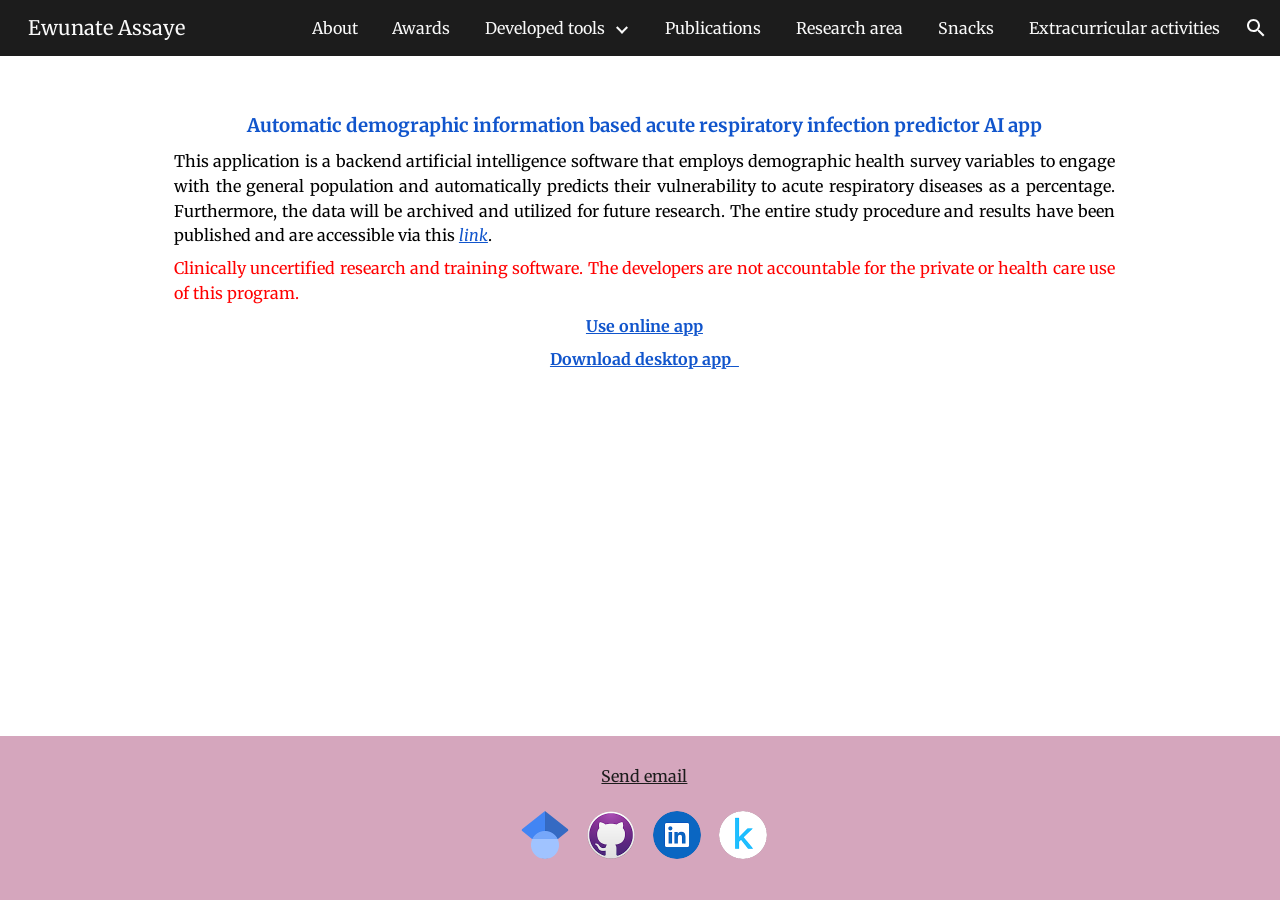
<file: developed-tools/acute-respiratory-infection.html>
<!DOCTYPE html>
<html lang="en-US" itemscope itemtype="http://schema.org/WebPage">
  <head>
    <meta charset="utf-8">
    <meta name="google-site-verification" content="DNzeOyIBN3tMV3NE3XVi2rGsx4pCA0A5hlCcYGI1oqs" />
    <meta name="viewport" content="width=device-width, initial-scale=1">
    <meta http-equiv="X-UA-Compatible" content="IE=edge">
    <meta name="referrer" content="origin">
    <link rel="canonical" href="https://ewunateassaye.github.io/developed-tools/acute-respiratory-infection.html">
    <meta name="author" content="Ewunate Assaye">
    <meta name="description" content="Ewunate Assaye - Automatic demographic information based acute respiratory infection predictor AI app This application is a backend artificial intelligence software that employs demographic health ...">
    <link rel="icon" type="image/png" href="../assets/images/favicon.png?v=2">
    <meta property="og:title" content="Ewunate Assaye - Acute respiratory Infection">
    <meta property="og:type" content="website">
    <meta property="og:url" content="https://ewunateassaye.github.io/developed-tools/acute-respiratory-infection.html">
    <meta property="og:description" content="Automatic demographic information based acute respiratory infection predictor AI app
    This application is a backend artificial intelligence software that employs demographic health survey variables to engage with the general population and automatically predicts their vulnerability to acute">
    <meta itemprop="name" content="Ewunate Assaye - Acute respiratory Infection">
    <meta itemprop="description" content="Automatic demographic information based acute respiratory infection predictor AI app
    This application is a backend artificial intelligence software that employs demographic health survey variables to engage with the general population and automatically predicts their vulnerability to acute">
    <meta itemprop="url" content="https://ewunateassaye.github.io/developed-tools/acute-respiratory-infection.html">
    <meta itemprop="thumbnailUrl" content="../assets/images/about_01.jpg">
    <meta itemprop="image" content="../assets/images/about_01.jpg">
    <meta itemprop="imageUrl" content="../assets/images/about_01.jpg">
    <meta property="og:image" content="../assets/images/about_01.jpg">
    <link href="https://fonts.googleapis.com/css?family=Google+Sans:400,500|Roboto:300,400,500,700|Source+Code+Pro:400,700&amp;display=swap" rel="stylesheet" nonce="jIUT_YZixFfUn-LAVV9OTg">
    <link href="https://fonts.googleapis.com/css?family=Merriweather%3Ai%2Cbi%2C700%2C400&amp;display=swap" rel="stylesheet" nonce="jIUT_YZixFfUn-LAVV9OTg">
    <link rel="stylesheet" href="../assets/sites-ewunate.css" data-id="_cl" nonce="jIUT_YZixFfUn-LAVV9OTg">

    <title>Ewunate Assaye - Acute respiratory Infection</title>
    <style jsname="ptDGoc" nonce="jIUT_YZixFfUn-LAVV9OTg">.htnAL{height: 27.0pt; font-size: 12.0pt; font-family: Merriweather; font-weight: 400; font-style: normal;}.QmpIrf{background-color: rgba(255,255,255,1); color: rgba(28,28,28,1); border-color: rgba(28,28,28,1);}.xkUom{background-color: rgba(0,0,0,0); color: rgba(28,28,28,1); border-color: rgba(28,28,28,1);}.KjwKmc{background-color: rgba(0,0,0,0); color: rgba(28,28,28,1); border-color: rgba(0,0,0,0);}.qeLZfd .QmpIrf{background-color: rgba(0,255,255,1); color: rgba(28,28,28,1); border-color: rgba(0,255,255,1);}.qeLZfd .xkUom{background-color: rgba(0,0,0,0); color: rgba(28,28,28,1); border-color: rgba(28,28,28,1);}.qeLZfd .KjwKmc{background-color: rgba(0,0,0,0); color: rgba(28,28,28,1); border-color: rgba(0,0,0,0);}.lQAHbd .QmpIrf{background-color: rgba(0,255,255,1); color: rgba(28,28,28,1); border-color: rgba(0,255,255,1);}.lQAHbd .xkUom{background-color: rgba(0,0,0,0); color: rgba(28,28,28,1); border-color: rgba(28,28,28,1);}.lQAHbd .KjwKmc{background-color: rgba(0,0,0,0); color: rgba(28,28,28,1); border-color: rgba(0,0,0,0);}.tpmmCb .QmpIrf{background-color: rgba(255,255,255,1); color: rgba(28,28,28,1); border-color: rgba(28,28,28,1);}.tpmmCb .xkUom{background-color: rgba(0,0,0,0); color: rgba(28,28,28,1); border-color: rgba(28,28,28,1);}.tpmmCb .KjwKmc{background-color: rgba(0,0,0,0); color: rgba(28,28,28,1); border-color: rgba(0,0,0,0);}.nyKByd .QmpIrf{background-color: rgba(0,255,255,1); color: rgba(28,28,28,1); border-color: rgba(0,255,255,1);}.nyKByd .xkUom{background-color: rgba(0,0,0,0); color: rgba(0,255,255,1); border-color: rgba(0,255,255,1);}.nyKByd .KjwKmc{background-color: rgba(0,0,0,0); color: rgba(0,255,255,1); border-color: rgba(0,0,0,0);}.iwQgFb{background-color: rgba(0,0,0,0.150000006); height: 2.0px; margin-top: 8.5px;}.qeLZfd .iwQgFb{background-color: rgba(0,0,0,0.150000006); height: 2.0px; margin-top: 8.5px;}.lQAHbd .iwQgFb{background-color: rgba(0,0,0,0.150000006); height: 2.0px; margin-top: 8.5px;}.CbiMKe{background-color: rgba(28,28,28,1);}.qeLZfd .CbiMKe{background-color: rgba(0,255,255,1);}.lQAHbd .CbiMKe{background-color: rgba(0,255,255,1);}.tpmmCb .CbiMKe{background-color: rgba(0,255,255,1);}.nyKByd .CbiMKe{background-color: rgba(0,255,255,1);}.PsKE7e{font-family: Merriweather;}.TlfmSc{font-family: Merriweather;}.Zjiec{font-family: Merriweather;}@media only screen and (max-width: 479px){.TlfmSc{font-size: 13.0pt;}}@media only screen and (min-width: 480px) and (max-width: 767px){.TlfmSc{font-size: 14.0pt;}}@media only screen and (min-width: 768px) and (max-width: 1279px){.TlfmSc{font-size: 15.0pt;}}@media only screen and (min-width: 1280px){.TlfmSc{font-size: 15.0pt;}}@media only screen and (max-width: 479px){.Zjiec{font-size: 16.0pt;}}@media only screen and (min-width: 480px) and (max-width: 767px){.Zjiec{font-size: 18.0pt;}}@media only screen and (min-width: 768px) and (max-width: 1279px){.Zjiec{font-size: 20.0pt;}}@media only screen and (min-width: 1280px){.Zjiec{font-size: 20.0pt;}}@media only screen and (max-width: 479px){.PsKE7e{font-size: 12.0pt;}}@media only screen and (min-width: 480px) and (max-width: 767px){.PsKE7e{font-size: 12.0pt;}}@media only screen and (min-width: 768px) and (max-width: 1279px){.PsKE7e{font-size: 12.0pt;}}@media only screen and (min-width: 1280px){.PsKE7e{font-size: 12.0pt;}}.hDrhEe{padding-top: 8.0px; padding-bottom: 8.0px;}.Zjiec{margin: 48px 32px 62px 48px;}.XMyrgf{margin: 48px 32px 0 48px;}.JzO0Vc{background-color: rgba(28,28,28,1);}.zDUgLc{background-color: rgba(28,28,28,1);}.eWDljc{background-color: rgba(28,28,28,1);}.wgxiMe{background-color: rgba(28,28,28,1);}.YSH9J{color: rgba(249,249,249,1);}.iWs3gf.chg4Jd:focus{background-color: rgba(249,249,249,0.1199999973);}.oNsfjf{color: rgba(249,249,249,1);}.YSH9J:not(.tCHXDc):not(.TlfmSc):not(.M9vuGd):hover{color: rgba(249,249,249,0.8199999928);}.oNsfjf:not(.tCHXDc):not(.Zjiec):not(.lhZOrc):hover{color: rgba(249,249,249,0.8199999928);}.GBy4H .YSH9J{color: rgba(249,249,249,1);}.GBy4H .iWs3gf.chg4Jd:focus{background-color: rgba(249,249,249,0.1199999973);}.GBy4H .PsKE7e.YSH9J:not(.M9vuGd):hover{color: rgba(249,249,249,0.8199999928);}.LBrwzc .YSH9J{color: rgba(28,28,28,1);}.LBrwzc .iWs3gf.chg4Jd:focus{background-color: rgba(28,28,28,0.1199999973);}.LBrwzc .PsKE7e.YSH9J:not(.M9vuGd):hover{color: rgba(28,28,28,0.8199999928);}.GBy4H .oNsfjf{color: rgba(249,249,249,1);}.GBy4H .PsKE7e.oNsfjf:not(.lhZOrc):hover{color: rgba(249,249,249,0.8199999928);}.LBrwzc .oNsfjf{color: rgba(28,28,28,1);}.LBrwzc .PsKE7e.oNsfjf:not(.lhZOrc):hover{color: rgba(28,28,28,0.8199999928);}.M9vuGd .aJHbb{color: rgba(0,255,255,1); font-weight: bold;}.GBy4H .M9vuGd .aJHbb{color: rgba(0,255,255,1); font-weight: bold;}.LBrwzc .M9vuGd .aJHbb{color: rgba(28,28,28,1); font-weight: bold;}.lhZOrc{background-color: rgba(0,255,255,1); color: rgba(28,28,28,1);}.lhZOrc{background-color: rgba(0,255,255,1); color: rgba(28,28,28,1);}.lhZOrc{background-color: rgba(0,234,234,1); color: rgba(28,28,28,1);}.LB7kq{padding-bottom: 56px; padding-top: 112px;}.qnVSj{color: rgba(28,28,28,1);}.zfr3Q{color: rgba(28,28,28,1);}.qeLZfd .qnVSj{color: rgba(28,28,28,1);}.qeLZfd .zfr3Q{color: rgba(28,28,28,1);}.lQAHbd .qnVSj{color: rgba(28,28,28,1);}.lQAHbd .zfr3Q{color: rgba(28,28,28,1);}.tpmmCb .qnVSj{color: rgba(28,28,28,1);}.tpmmCb .zfr3Q{color: rgba(28,28,28,1);}.nyKByd .qnVSj{color: rgba(249,249,249,1);}.nyKByd .zfr3Q{color: rgba(249,249,249,1);}.qLrapd{color: rgba(28,28,28,1);}.duRjpb{color: rgba(28,28,28,1);}.duRjpb .OUGEr{color: rgba(28,28,28,1);}.qeLZfd .qLrapd{color: rgba(152,0,0,1);}.qeLZfd .duRjpb{color: rgba(152,0,0,1);}.qeLZfd .duRjpb .OUGEr{color: rgba(152,0,0,1);}.lQAHbd .qLrapd{color: rgba(28,28,28,1);}.lQAHbd .duRjpb{color: rgba(28,28,28,1);}.lQAHbd .duRjpb .OUGEr{color: rgba(28,28,28,1);}.tpmmCb .qLrapd{color: rgba(28,28,28,1);}.tpmmCb .duRjpb{color: rgba(28,28,28,1);}.tpmmCb .duRjpb .OUGEr{color: rgba(28,28,28,1);}.nyKByd .qLrapd{color: rgba(249,249,249,1);}.nyKByd .duRjpb{color: rgba(249,249,249,1);}.nyKByd .duRjpb .OUGEr{color: rgba(249,249,249,1);}.aHM7ed{color: rgba(28,28,28,1);}.JYVBee{color: rgba(28,28,28,1);}.JYVBee .OUGEr{color: rgba(28,28,28,1);}.qeLZfd .aHM7ed{color: rgba(152,0,0,1);}.qeLZfd .JYVBee{color: rgba(152,0,0,1);}.qeLZfd .JYVBee .OUGEr{color: rgba(152,0,0,1);}.lQAHbd .aHM7ed{color: rgba(28,28,28,1);}.lQAHbd .JYVBee{color: rgba(28,28,28,1);}.lQAHbd .JYVBee .OUGEr{color: rgba(28,28,28,1);}.tpmmCb .aHM7ed{color: rgba(28,28,28,1);}.tpmmCb .JYVBee{color: rgba(28,28,28,1);}.tpmmCb .JYVBee .OUGEr{color: rgba(28,28,28,1);}.nyKByd .aHM7ed{color: rgba(249,249,249,1);}.nyKByd .JYVBee{color: rgba(249,249,249,1);}.nyKByd .JYVBee .OUGEr{color: rgba(249,249,249,1);}.NHD4Gf{color: rgba(28,28,28,1);}.OmQG5e{color: rgba(28,28,28,1);}.OmQG5e .OUGEr{color: rgba(28,28,28,1);}.qeLZfd .NHD4Gf{color: rgba(152,0,0,1);}.qeLZfd .OmQG5e{color: rgba(152,0,0,1);}.qeLZfd .OmQG5e .OUGEr{color: rgba(152,0,0,1);}.lQAHbd .NHD4Gf{color: rgba(28,28,28,1);}.lQAHbd .OmQG5e{color: rgba(28,28,28,1);}.lQAHbd .OmQG5e .OUGEr{color: rgba(28,28,28,1);}.tpmmCb .NHD4Gf{color: rgba(28,28,28,1);}.tpmmCb .OmQG5e{color: rgba(28,28,28,1);}.tpmmCb .OmQG5e .OUGEr{color: rgba(28,28,28,1);}.nyKByd .NHD4Gf{color: rgba(249,249,249,1);}.nyKByd .OmQG5e{color: rgba(249,249,249,1);}.nyKByd .OmQG5e .OUGEr{color: rgba(249,249,249,1);}.Glwbz{color: rgba(28,28,28,1);}.TMjjoe{color: rgba(28,28,28,1);}.qeLZfd .Glwbz{color: rgba(28,28,28,1);}.qeLZfd .TMjjoe{color: rgba(28,28,28,1);}.lQAHbd .Glwbz{color: rgba(28,28,28,1);}.lQAHbd .TMjjoe{color: rgba(28,28,28,1);}.tpmmCb .Glwbz{color: rgba(28,28,28,1);}.tpmmCb .TMjjoe{color: rgba(28,28,28,1);}.nyKByd .Glwbz{color: rgba(249,249,249,1);}.nyKByd .TMjjoe{color: rgba(249,249,249,1);}.aw5Odc{color: rgba(28,28,28,1);}a.chg4Jd:focus{box-shadow: 0 0 0 2px rgba(255, 255, 255, 0.8), 0 0 0 4px rgba(28, 28, 28, 1);}.htnAL:focus-within{box-shadow: 0 0 0 2px rgba(255, 255, 255, 0.8), 0 0 0 4px rgba(28, 28, 28, 1);}.qeLZfd .aw5Odc{color: rgba(28,28,28,1);}.qeLZfd a.chg4Jd:focus{box-shadow: 0 0 0 2px rgba(255, 255, 255, 0.8), 0 0 0 4px rgba(28, 28, 28, 1);}.qeLZfd .htnAL:focus-within{box-shadow: 0 0 0 2px rgba(255, 255, 255, 0.8), 0 0 0 4px rgba(28, 28, 28, 1);}.lQAHbd .aw5Odc{color: rgba(28,28,28,1);}.lQAHbd a.chg4Jd:focus{box-shadow: 0 0 0 2px rgba(255, 255, 255, 0.8), 0 0 0 4px rgba(28, 28, 28, 1);}.lQAHbd .htnAL:focus-within{box-shadow: 0 0 0 2px rgba(255, 255, 255, 0.8), 0 0 0 4px rgba(28, 28, 28, 1);}.tpmmCb .aw5Odc{color: rgba(28,28,28,1);}.tpmmCb a.chg4Jd:focus{box-shadow: 0 0 0 2px rgba(255, 255, 255, 0.8), 0 0 0 4px rgba(28, 28, 28, 1);}.tpmmCb .htnAL:focus-within{box-shadow: 0 0 0 2px rgba(255, 255, 255, 0.8), 0 0 0 4px rgba(28, 28, 28, 1);}.nyKByd .aw5Odc{color: rgba(249,249,249,1);}.nyKByd a.chg4Jd:focus{box-shadow: 0 0 0 2px rgba(255, 255, 255, 0.8), 0 0 0 4px rgba(249, 249, 249, 1);}.nyKByd .htnAL:focus-within{box-shadow: 0 0 0 2px rgba(255, 255, 255, 0.8), 0 0 0 4px rgba(249, 249, 249, 1);}.ImnMyf{color: rgba(28,28,28,1);}.Vs12Bd{color: rgba(28,28,28,1);}.S5d9Rd{color: rgba(28,28,28,1);}.yaqOZd:before{display: block; background-color: rgba(255,255,255,1);}.yaqOZd.qeLZfd:before{display: block; background-color: rgba(74,134,232,1);}.yaqOZd.lQAHbd:before{display: block; background-color: rgba(213,166,189,1);}.O13XJf{height: 340px;}.nyKByd .Wew9ke{fill: rgba(255,255,255,1);}.tpmmCb .Wew9ke{fill: rgba(0,0,0,0.5400000215);}@media only screen and (max-width: 479px){.O13XJf{height: 250px;}}.SBrW1{height: 430px;}.M63kCb{background-color: rgba(255,255,255,1);}.xgQ6eb{background-color: rgba(255,255,255,1);}.mtsG9b{background-color: rgba(0,0,0,0.0299999993); outline-color: rgba(0,0,0,0.1000000015);}.qeLZfd .mtsG9b{background-color: rgba(0,0,0,0.0299999993); outline-color: rgba(0,0,0,0.1000000015);}.lQAHbd .mtsG9b{background-color: rgba(0,0,0,0.0299999993); outline-color: rgba(0,0,0,0.1000000015);}.Mt0nFe{border-color: rgba(0,0,0,0.1000000015);}.qeLZfd .Mt0nFe{border-color: rgba(0,0,0,0.1000000015);}.lQAHbd .Mt0nFe{border-color: rgba(0,0,0,0.1000000015);}.ImnMyf{background-color: rgba(255,255,255,1);}.Vs12Bd{background-color: rgba(74,134,232,1);}.S5d9Rd{background-color: rgba(213,166,189,1);}.Wwnuce:not(.zX62Be){color: rgba(0,0,0,0.5400000215); fill: rgba(0,0,0,0.5400000215);}.qeLZfd .Wwnuce:not(.zX62Be){color: rgba(0,0,0,0.5400000215); fill: rgba(0,0,0,0.5400000215);}.lQAHbd .Wwnuce:not(.zX62Be){color: rgba(0,0,0,0.5400000215); fill: rgba(0,0,0,0.5400000215);}.tpmmCb .Wwnuce:not(.zX62Be){color: rgba(0,0,0,0.5400000215); fill: rgba(0,0,0,0.5400000215);}.nyKByd .Wwnuce:not(.zX62Be){color: rgba(255,255,255,0.3199999928); fill: rgba(255,255,255,0.3199999928);}.yaqOZd.O13XJf:before{background-color: rgba(0,255,255,1);}.CMArNe{background-color: rgba(0,255,255,1);}@media only screen and (min-width: 768px){.yaqOZd:not(.LB7kq):not(.WxWicb){padding-top: 1.5rem; padding-bottom: 1.5rem;}}.j5pSsc{padding-left: 5px; padding-right: 5px;}.ZcASvf-AhqUyc-R6PoUb.SQVYQc .QjXeod{padding-top: 30.0%;}.ZcASvf-AhqUyc-R6PoUb.SQVYQc .KpytNd{width: 15.0%;}@media only screen{.ZcASvf-AhqUyc-R6PoUb.SQVYQc .LkDMRd{padding-left: 15.0%; padding-right: 15.0%;}}@media only screen{.ZcASvf-AhqUyc-R6PoUb.pdLmec .thH0zb{padding-left: 15.0%; padding-right: 15.0%;}}@media only screen{.ZcASvf-AhqUyc-R6PoUb .JFjBQd{left: -17.647058823529413%; right: -17.647058823529413%;}}@media only screen{.ZcASvf-AhqUyc-R6PoUb .JFjBQd .RQS9hb{left: 30.0%; width: 40.0%;}}.Ktthjf-AhqUyc-R6PoUb.SQVYQc .QjXeod{padding-top: 30.0%;}.Ktthjf-AhqUyc-R6PoUb.SQVYQc .KpytNd{width: 15.0%;}@media only screen and (min-width: 480px){.Ktthjf-AhqUyc-R6PoUb.SQVYQc .LkDMRd{padding-left: 15.0%; padding-right: 15.0%;}}@media only screen and (min-width: 480px){.Ktthjf-AhqUyc-R6PoUb.pdLmec .thH0zb{padding-left: 15.0%; padding-right: 15.0%;}}@media only screen and (min-width: 480px){.Ktthjf-AhqUyc-R6PoUb .JFjBQd{left: -17.647058823529413%; right: -17.647058823529413%;}}@media only screen and (min-width: 480px){.Ktthjf-AhqUyc-R6PoUb .JFjBQd .RQS9hb{left: 30.0%; width: 40.0%;}}.Ft7HRd-AhqUyc-R6PoUb.SQVYQc .QjXeod{padding-top: 30.0%;}.Ft7HRd-AhqUyc-R6PoUb.SQVYQc .KpytNd{width: 15.0%;}@media only screen and (min-width: 768px){.Ft7HRd-AhqUyc-R6PoUb.SQVYQc .LkDMRd{padding-left: 15.0%; padding-right: 15.0%;}}@media only screen and (min-width: 768px){.Ft7HRd-AhqUyc-R6PoUb.pdLmec .thH0zb{padding-left: 15.0%; padding-right: 15.0%;}}@media only screen and (min-width: 768px){.Ft7HRd-AhqUyc-R6PoUb .JFjBQd{left: -17.647058823529413%; right: -17.647058823529413%;}}@media only screen and (min-width: 768px){.Ft7HRd-AhqUyc-R6PoUb .JFjBQd .RQS9hb{left: 30.0%; width: 40.0%;}}.ZcASvf-AhqUyc-ibL1re.SQVYQc .QjXeod{padding-top: 15.0%;}.ZcASvf-AhqUyc-ibL1re.SQVYQc .KpytNd{width: 7.5%;}@media only screen{.ZcASvf-AhqUyc-ibL1re.SQVYQc .LkDMRd{padding-left: 7.5%; padding-right: 7.5%;}}@media only screen{.ZcASvf-AhqUyc-ibL1re.pdLmec .thH0zb{padding-left: 7.5%; padding-right: 7.5%;}}@media only screen{.ZcASvf-AhqUyc-ibL1re .JFjBQd{left: -8.108108108108107%; right: -8.108108108108107%;}}@media only screen{.ZcASvf-AhqUyc-ibL1re .JFjBQd .RQS9hb{left: 15.0%; width: 70.0%;}}.Ktthjf-AhqUyc-ibL1re.SQVYQc .QjXeod{padding-top: 15.0%;}.Ktthjf-AhqUyc-ibL1re.SQVYQc .KpytNd{width: 7.5%;}@media only screen and (min-width: 480px){.Ktthjf-AhqUyc-ibL1re.SQVYQc .LkDMRd{padding-left: 7.5%; padding-right: 7.5%;}}@media only screen and (min-width: 480px){.Ktthjf-AhqUyc-ibL1re.pdLmec .thH0zb{padding-left: 7.5%; padding-right: 7.5%;}}@media only screen and (min-width: 480px){.Ktthjf-AhqUyc-ibL1re .JFjBQd{left: -8.108108108108107%; right: -8.108108108108107%;}}@media only screen and (min-width: 480px){.Ktthjf-AhqUyc-ibL1re .JFjBQd .RQS9hb{left: 15.0%; width: 70.0%;}}.Ft7HRd-AhqUyc-ibL1re.SQVYQc .QjXeod{padding-top: 15.0%;}.Ft7HRd-AhqUyc-ibL1re.SQVYQc .KpytNd{width: 7.5%;}@media only screen and (min-width: 768px){.Ft7HRd-AhqUyc-ibL1re.SQVYQc .LkDMRd{padding-left: 7.5%; padding-right: 7.5%;}}@media only screen and (min-width: 768px){.Ft7HRd-AhqUyc-ibL1re.pdLmec .thH0zb{padding-left: 7.5%; padding-right: 7.5%;}}@media only screen and (min-width: 768px){.Ft7HRd-AhqUyc-ibL1re .JFjBQd{left: -8.108108108108107%; right: -8.108108108108107%;}}@media only screen and (min-width: 768px){.Ft7HRd-AhqUyc-ibL1re .JFjBQd .RQS9hb{left: 15.0%; width: 70.0%;}}.ZcASvf-AhqUyc-c5RTEf.SQVYQc .QjXeod{padding-top: 10.0%;}.ZcASvf-AhqUyc-c5RTEf.SQVYQc .KpytNd{width: 5.0%;}@media only screen{.ZcASvf-AhqUyc-c5RTEf.SQVYQc .LkDMRd{padding-left: 5.0%; padding-right: 5.0%;}}@media only screen{.ZcASvf-AhqUyc-c5RTEf.pdLmec .thH0zb{padding-left: 5.0%; padding-right: 5.0%;}}@media only screen{.ZcASvf-AhqUyc-c5RTEf .JFjBQd{left: -5.263157894736842%; right: -5.263157894736842%;}}@media only screen{.ZcASvf-AhqUyc-c5RTEf .JFjBQd .RQS9hb{left: 10.0%; width: 80.0%;}}.Ktthjf-AhqUyc-c5RTEf.SQVYQc .QjXeod{padding-top: 10.0%;}.Ktthjf-AhqUyc-c5RTEf.SQVYQc .KpytNd{width: 5.0%;}@media only screen and (min-width: 480px){.Ktthjf-AhqUyc-c5RTEf.SQVYQc .LkDMRd{padding-left: 5.0%; padding-right: 5.0%;}}@media only screen and (min-width: 480px){.Ktthjf-AhqUyc-c5RTEf.pdLmec .thH0zb{padding-left: 5.0%; padding-right: 5.0%;}}@media only screen and (min-width: 480px){.Ktthjf-AhqUyc-c5RTEf .JFjBQd{left: -5.263157894736842%; right: -5.263157894736842%;}}@media only screen and (min-width: 480px){.Ktthjf-AhqUyc-c5RTEf .JFjBQd .RQS9hb{left: 10.0%; width: 80.0%;}}.Ft7HRd-AhqUyc-c5RTEf.SQVYQc .QjXeod{padding-top: 10.0%;}.Ft7HRd-AhqUyc-c5RTEf.SQVYQc .KpytNd{width: 5.0%;}@media only screen and (min-width: 768px){.Ft7HRd-AhqUyc-c5RTEf.SQVYQc .LkDMRd{padding-left: 5.0%; padding-right: 5.0%;}}@media only screen and (min-width: 768px){.Ft7HRd-AhqUyc-c5RTEf.pdLmec .thH0zb{padding-left: 5.0%; padding-right: 5.0%;}}@media only screen and (min-width: 768px){.Ft7HRd-AhqUyc-c5RTEf .JFjBQd{left: -5.263157894736842%; right: -5.263157894736842%;}}@media only screen and (min-width: 768px){.Ft7HRd-AhqUyc-c5RTEf .JFjBQd .RQS9hb{left: 10.0%; width: 80.0%;}}.ZcASvf-AhqUyc-II5mzb.SQVYQc .QjXeod{padding-top: 7.5%;}.ZcASvf-AhqUyc-II5mzb.SQVYQc .KpytNd{width: 3.75%;}@media only screen{.ZcASvf-AhqUyc-II5mzb.SQVYQc .LkDMRd{padding-left: 3.75%; padding-right: 3.75%;}}@media only screen{.ZcASvf-AhqUyc-II5mzb.pdLmec .thH0zb{padding-left: 3.75%; padding-right: 3.75%;}}@media only screen{.ZcASvf-AhqUyc-II5mzb .JFjBQd{left: -3.896103896103896%; right: -3.896103896103896%;}}@media only screen{.ZcASvf-AhqUyc-II5mzb .JFjBQd .RQS9hb{left: 7.5%; width: 85.0%;}}.Ktthjf-AhqUyc-II5mzb.SQVYQc .QjXeod{padding-top: 7.5%;}.Ktthjf-AhqUyc-II5mzb.SQVYQc .KpytNd{width: 3.75%;}@media only screen and (min-width: 480px){.Ktthjf-AhqUyc-II5mzb.SQVYQc .LkDMRd{padding-left: 3.75%; padding-right: 3.75%;}}@media only screen and (min-width: 480px){.Ktthjf-AhqUyc-II5mzb.pdLmec .thH0zb{padding-left: 3.75%; padding-right: 3.75%;}}@media only screen and (min-width: 480px){.Ktthjf-AhqUyc-II5mzb .JFjBQd{left: -3.896103896103896%; right: -3.896103896103896%;}}@media only screen and (min-width: 480px){.Ktthjf-AhqUyc-II5mzb .JFjBQd .RQS9hb{left: 7.5%; width: 85.0%;}}.Ft7HRd-AhqUyc-II5mzb.SQVYQc .QjXeod{padding-top: 7.5%;}.Ft7HRd-AhqUyc-II5mzb.SQVYQc .KpytNd{width: 3.75%;}@media only screen and (min-width: 768px){.Ft7HRd-AhqUyc-II5mzb.SQVYQc .LkDMRd{padding-left: 3.75%; padding-right: 3.75%;}}@media only screen and (min-width: 768px){.Ft7HRd-AhqUyc-II5mzb.pdLmec .thH0zb{padding-left: 3.75%; padding-right: 3.75%;}}@media only screen and (min-width: 768px){.Ft7HRd-AhqUyc-II5mzb .JFjBQd{left: -3.896103896103896%; right: -3.896103896103896%;}}@media only screen and (min-width: 768px){.Ft7HRd-AhqUyc-II5mzb .JFjBQd .RQS9hb{left: 7.5%; width: 85.0%;}}.ZcASvf-AhqUyc-wNfPc.SQVYQc .QjXeod{padding-top: 6.0%;}.ZcASvf-AhqUyc-wNfPc.SQVYQc .KpytNd{width: 3.0%;}@media only screen{.ZcASvf-AhqUyc-wNfPc.SQVYQc .LkDMRd{padding-left: 3.0%; padding-right: 3.0%;}}@media only screen{.ZcASvf-AhqUyc-wNfPc.pdLmec .thH0zb{padding-left: 3.0%; padding-right: 3.0%;}}@media only screen{.ZcASvf-AhqUyc-wNfPc .JFjBQd{left: -3.0927835051546393%; right: -3.0927835051546393%;}}@media only screen{.ZcASvf-AhqUyc-wNfPc .JFjBQd .RQS9hb{left: 6.0%; width: 88.0%;}}.Ktthjf-AhqUyc-wNfPc.SQVYQc .QjXeod{padding-top: 6.0%;}.Ktthjf-AhqUyc-wNfPc.SQVYQc .KpytNd{width: 3.0%;}@media only screen and (min-width: 480px){.Ktthjf-AhqUyc-wNfPc.SQVYQc .LkDMRd{padding-left: 3.0%; padding-right: 3.0%;}}@media only screen and (min-width: 480px){.Ktthjf-AhqUyc-wNfPc.pdLmec .thH0zb{padding-left: 3.0%; padding-right: 3.0%;}}@media only screen and (min-width: 480px){.Ktthjf-AhqUyc-wNfPc .JFjBQd{left: -3.0927835051546393%; right: -3.0927835051546393%;}}@media only screen and (min-width: 480px){.Ktthjf-AhqUyc-wNfPc .JFjBQd .RQS9hb{left: 6.0%; width: 88.0%;}}.Ft7HRd-AhqUyc-wNfPc.SQVYQc .QjXeod{padding-top: 6.0%;}.Ft7HRd-AhqUyc-wNfPc.SQVYQc .KpytNd{width: 3.0%;}@media only screen and (min-width: 768px){.Ft7HRd-AhqUyc-wNfPc.SQVYQc .LkDMRd{padding-left: 3.0%; padding-right: 3.0%;}}@media only screen and (min-width: 768px){.Ft7HRd-AhqUyc-wNfPc.pdLmec .thH0zb{padding-left: 3.0%; padding-right: 3.0%;}}@media only screen and (min-width: 768px){.Ft7HRd-AhqUyc-wNfPc .JFjBQd{left: -3.0927835051546393%; right: -3.0927835051546393%;}}@media only screen and (min-width: 768px){.Ft7HRd-AhqUyc-wNfPc .JFjBQd .RQS9hb{left: 6.0%; width: 88.0%;}}.ZcASvf-AhqUyc-qWD73c.SQVYQc .QjXeod{padding-top: 5.0%;}.ZcASvf-AhqUyc-qWD73c.SQVYQc .KpytNd{width: 2.5%;}@media only screen{.ZcASvf-AhqUyc-qWD73c.SQVYQc .LkDMRd{padding-left: 2.5%; padding-right: 2.5%;}}@media only screen{.ZcASvf-AhqUyc-qWD73c.pdLmec .thH0zb{padding-left: 2.5%; padding-right: 2.5%;}}@media only screen{.ZcASvf-AhqUyc-qWD73c .JFjBQd{left: -2.5641025641025643%; right: -2.5641025641025643%;}}@media only screen{.ZcASvf-AhqUyc-qWD73c .JFjBQd .RQS9hb{left: 5.0%; width: 90.0%;}}.Ktthjf-AhqUyc-qWD73c.SQVYQc .QjXeod{padding-top: 5.0%;}.Ktthjf-AhqUyc-qWD73c.SQVYQc .KpytNd{width: 2.5%;}@media only screen and (min-width: 480px){.Ktthjf-AhqUyc-qWD73c.SQVYQc .LkDMRd{padding-left: 2.5%; padding-right: 2.5%;}}@media only screen and (min-width: 480px){.Ktthjf-AhqUyc-qWD73c.pdLmec .thH0zb{padding-left: 2.5%; padding-right: 2.5%;}}@media only screen and (min-width: 480px){.Ktthjf-AhqUyc-qWD73c .JFjBQd{left: -2.5641025641025643%; right: -2.5641025641025643%;}}@media only screen and (min-width: 480px){.Ktthjf-AhqUyc-qWD73c .JFjBQd .RQS9hb{left: 5.0%; width: 90.0%;}}.Ft7HRd-AhqUyc-qWD73c.SQVYQc .QjXeod{padding-top: 5.0%;}.Ft7HRd-AhqUyc-qWD73c.SQVYQc .KpytNd{width: 2.5%;}@media only screen and (min-width: 768px){.Ft7HRd-AhqUyc-qWD73c.SQVYQc .LkDMRd{padding-left: 2.5%; padding-right: 2.5%;}}@media only screen and (min-width: 768px){.Ft7HRd-AhqUyc-qWD73c.pdLmec .thH0zb{padding-left: 2.5%; padding-right: 2.5%;}}@media only screen and (min-width: 768px){.Ft7HRd-AhqUyc-qWD73c .JFjBQd{left: -2.5641025641025643%; right: -2.5641025641025643%;}}@media only screen and (min-width: 768px){.Ft7HRd-AhqUyc-qWD73c .JFjBQd .RQS9hb{left: 5.0%; width: 90.0%;}}.ZcASvf-AhqUyc-OwsYgb.SQVYQc .QjXeod{padding-top: 4.285714285714286%;}.ZcASvf-AhqUyc-OwsYgb.SQVYQc .KpytNd{width: 2.142857142857143%;}@media only screen{.ZcASvf-AhqUyc-OwsYgb.SQVYQc .LkDMRd{padding-left: 2.142857142857143%; padding-right: 2.142857142857143%;}}@media only screen{.ZcASvf-AhqUyc-OwsYgb.pdLmec .thH0zb{padding-left: 2.142857142857143%; padding-right: 2.142857142857143%;}}@media only screen{.ZcASvf-AhqUyc-OwsYgb .JFjBQd{left: -2.18978102189781%; right: -2.18978102189781%;}}@media only screen{.ZcASvf-AhqUyc-OwsYgb .JFjBQd .RQS9hb{left: 4.285714285714286%; width: 91.42857142857143%;}}.Ktthjf-AhqUyc-OwsYgb.SQVYQc .QjXeod{padding-top: 4.285714285714286%;}.Ktthjf-AhqUyc-OwsYgb.SQVYQc .KpytNd{width: 2.142857142857143%;}@media only screen and (min-width: 480px){.Ktthjf-AhqUyc-OwsYgb.SQVYQc .LkDMRd{padding-left: 2.142857142857143%; padding-right: 2.142857142857143%;}}@media only screen and (min-width: 480px){.Ktthjf-AhqUyc-OwsYgb.pdLmec .thH0zb{padding-left: 2.142857142857143%; padding-right: 2.142857142857143%;}}@media only screen and (min-width: 480px){.Ktthjf-AhqUyc-OwsYgb .JFjBQd{left: -2.18978102189781%; right: -2.18978102189781%;}}@media only screen and (min-width: 480px){.Ktthjf-AhqUyc-OwsYgb .JFjBQd .RQS9hb{left: 4.285714285714286%; width: 91.42857142857143%;}}.Ft7HRd-AhqUyc-OwsYgb.SQVYQc .QjXeod{padding-top: 4.285714285714286%;}.Ft7HRd-AhqUyc-OwsYgb.SQVYQc .KpytNd{width: 2.142857142857143%;}@media only screen and (min-width: 768px){.Ft7HRd-AhqUyc-OwsYgb.SQVYQc .LkDMRd{padding-left: 2.142857142857143%; padding-right: 2.142857142857143%;}}@media only screen and (min-width: 768px){.Ft7HRd-AhqUyc-OwsYgb.pdLmec .thH0zb{padding-left: 2.142857142857143%; padding-right: 2.142857142857143%;}}@media only screen and (min-width: 768px){.Ft7HRd-AhqUyc-OwsYgb .JFjBQd{left: -2.18978102189781%; right: -2.18978102189781%;}}@media only screen and (min-width: 768px){.Ft7HRd-AhqUyc-OwsYgb .JFjBQd .RQS9hb{left: 4.285714285714286%; width: 91.42857142857143%;}}.ZcASvf-AhqUyc-OiUrBf.SQVYQc .QjXeod{padding-top: 3.75%;}.ZcASvf-AhqUyc-OiUrBf.SQVYQc .KpytNd{width: 1.875%;}@media only screen{.ZcASvf-AhqUyc-OiUrBf.SQVYQc .LkDMRd{padding-left: 1.875%; padding-right: 1.875%;}}@media only screen{.ZcASvf-AhqUyc-OiUrBf.pdLmec .thH0zb{padding-left: 1.875%; padding-right: 1.875%;}}@media only screen{.ZcASvf-AhqUyc-OiUrBf .JFjBQd{left: -1.910828025477707%; right: -1.910828025477707%;}}@media only screen{.ZcASvf-AhqUyc-OiUrBf .JFjBQd .RQS9hb{left: 3.75%; width: 92.5%;}}.Ktthjf-AhqUyc-OiUrBf.SQVYQc .QjXeod{padding-top: 3.75%;}.Ktthjf-AhqUyc-OiUrBf.SQVYQc .KpytNd{width: 1.875%;}@media only screen and (min-width: 480px){.Ktthjf-AhqUyc-OiUrBf.SQVYQc .LkDMRd{padding-left: 1.875%; padding-right: 1.875%;}}@media only screen and (min-width: 480px){.Ktthjf-AhqUyc-OiUrBf.pdLmec .thH0zb{padding-left: 1.875%; padding-right: 1.875%;}}@media only screen and (min-width: 480px){.Ktthjf-AhqUyc-OiUrBf .JFjBQd{left: -1.910828025477707%; right: -1.910828025477707%;}}@media only screen and (min-width: 480px){.Ktthjf-AhqUyc-OiUrBf .JFjBQd .RQS9hb{left: 3.75%; width: 92.5%;}}.Ft7HRd-AhqUyc-OiUrBf.SQVYQc .QjXeod{padding-top: 3.75%;}.Ft7HRd-AhqUyc-OiUrBf.SQVYQc .KpytNd{width: 1.875%;}@media only screen and (min-width: 768px){.Ft7HRd-AhqUyc-OiUrBf.SQVYQc .LkDMRd{padding-left: 1.875%; padding-right: 1.875%;}}@media only screen and (min-width: 768px){.Ft7HRd-AhqUyc-OiUrBf.pdLmec .thH0zb{padding-left: 1.875%; padding-right: 1.875%;}}@media only screen and (min-width: 768px){.Ft7HRd-AhqUyc-OiUrBf .JFjBQd{left: -1.910828025477707%; right: -1.910828025477707%;}}@media only screen and (min-width: 768px){.Ft7HRd-AhqUyc-OiUrBf .JFjBQd .RQS9hb{left: 3.75%; width: 92.5%;}}.ZcASvf-AhqUyc-Clt0zb.SQVYQc .QjXeod{padding-top: 3.3333333333333335%;}.ZcASvf-AhqUyc-Clt0zb.SQVYQc .KpytNd{width: 1.6666666666666667%;}@media only screen{.ZcASvf-AhqUyc-Clt0zb.SQVYQc .LkDMRd{padding-left: 1.6666666666666667%; padding-right: 1.6666666666666667%;}}@media only screen{.ZcASvf-AhqUyc-Clt0zb.pdLmec .thH0zb{padding-left: 1.6666666666666667%; padding-right: 1.6666666666666667%;}}@media only screen{.ZcASvf-AhqUyc-Clt0zb .JFjBQd{left: -1.6949152542372883%; right: -1.6949152542372883%;}}@media only screen{.ZcASvf-AhqUyc-Clt0zb .JFjBQd .RQS9hb{left: 3.3333333333333335%; width: 93.33333333333333%;}}.Ktthjf-AhqUyc-Clt0zb.SQVYQc .QjXeod{padding-top: 3.3333333333333335%;}.Ktthjf-AhqUyc-Clt0zb.SQVYQc .KpytNd{width: 1.6666666666666667%;}@media only screen and (min-width: 480px){.Ktthjf-AhqUyc-Clt0zb.SQVYQc .LkDMRd{padding-left: 1.6666666666666667%; padding-right: 1.6666666666666667%;}}@media only screen and (min-width: 480px){.Ktthjf-AhqUyc-Clt0zb.pdLmec .thH0zb{padding-left: 1.6666666666666667%; padding-right: 1.6666666666666667%;}}@media only screen and (min-width: 480px){.Ktthjf-AhqUyc-Clt0zb .JFjBQd{left: -1.6949152542372883%; right: -1.6949152542372883%;}}@media only screen and (min-width: 480px){.Ktthjf-AhqUyc-Clt0zb .JFjBQd .RQS9hb{left: 3.3333333333333335%; width: 93.33333333333333%;}}.Ft7HRd-AhqUyc-Clt0zb.SQVYQc .QjXeod{padding-top: 3.3333333333333335%;}.Ft7HRd-AhqUyc-Clt0zb.SQVYQc .KpytNd{width: 1.6666666666666667%;}@media only screen and (min-width: 768px){.Ft7HRd-AhqUyc-Clt0zb.SQVYQc .LkDMRd{padding-left: 1.6666666666666667%; padding-right: 1.6666666666666667%;}}@media only screen and (min-width: 768px){.Ft7HRd-AhqUyc-Clt0zb.pdLmec .thH0zb{padding-left: 1.6666666666666667%; padding-right: 1.6666666666666667%;}}@media only screen and (min-width: 768px){.Ft7HRd-AhqUyc-Clt0zb .JFjBQd{left: -1.6949152542372883%; right: -1.6949152542372883%;}}@media only screen and (min-width: 768px){.Ft7HRd-AhqUyc-Clt0zb .JFjBQd .RQS9hb{left: 3.3333333333333335%; width: 93.33333333333333%;}}.ZcASvf-AhqUyc-EehZO.SQVYQc .QjXeod{padding-top: 3.0%;}.ZcASvf-AhqUyc-EehZO.SQVYQc .KpytNd{width: 1.5%;}@media only screen{.ZcASvf-AhqUyc-EehZO.SQVYQc .LkDMRd{padding-left: 1.5%; padding-right: 1.5%;}}@media only screen{.ZcASvf-AhqUyc-EehZO.pdLmec .thH0zb{padding-left: 1.5%; padding-right: 1.5%;}}@media only screen{.ZcASvf-AhqUyc-EehZO .JFjBQd{left: -1.5228426395939088%; right: -1.5228426395939088%;}}@media only screen{.ZcASvf-AhqUyc-EehZO .JFjBQd .RQS9hb{left: 3.0%; width: 94.0%;}}.Ktthjf-AhqUyc-EehZO.SQVYQc .QjXeod{padding-top: 3.0%;}.Ktthjf-AhqUyc-EehZO.SQVYQc .KpytNd{width: 1.5%;}@media only screen and (min-width: 480px){.Ktthjf-AhqUyc-EehZO.SQVYQc .LkDMRd{padding-left: 1.5%; padding-right: 1.5%;}}@media only screen and (min-width: 480px){.Ktthjf-AhqUyc-EehZO.pdLmec .thH0zb{padding-left: 1.5%; padding-right: 1.5%;}}@media only screen and (min-width: 480px){.Ktthjf-AhqUyc-EehZO .JFjBQd{left: -1.5228426395939088%; right: -1.5228426395939088%;}}@media only screen and (min-width: 480px){.Ktthjf-AhqUyc-EehZO .JFjBQd .RQS9hb{left: 3.0%; width: 94.0%;}}.Ft7HRd-AhqUyc-EehZO.SQVYQc .QjXeod{padding-top: 3.0%;}.Ft7HRd-AhqUyc-EehZO.SQVYQc .KpytNd{width: 1.5%;}@media only screen and (min-width: 768px){.Ft7HRd-AhqUyc-EehZO.SQVYQc .LkDMRd{padding-left: 1.5%; padding-right: 1.5%;}}@media only screen and (min-width: 768px){.Ft7HRd-AhqUyc-EehZO.pdLmec .thH0zb{padding-left: 1.5%; padding-right: 1.5%;}}@media only screen and (min-width: 768px){.Ft7HRd-AhqUyc-EehZO .JFjBQd{left: -1.5228426395939088%; right: -1.5228426395939088%;}}@media only screen and (min-width: 768px){.Ft7HRd-AhqUyc-EehZO .JFjBQd .RQS9hb{left: 3.0%; width: 94.0%;}}.ZcASvf-AhqUyc-zQtlcf.SQVYQc .QjXeod{padding-top: 2.727272727272727%;}.ZcASvf-AhqUyc-zQtlcf.SQVYQc .KpytNd{width: 1.3636363636363635%;}@media only screen{.ZcASvf-AhqUyc-zQtlcf.SQVYQc .LkDMRd{padding-left: 1.3636363636363635%; padding-right: 1.3636363636363635%;}}@media only screen{.ZcASvf-AhqUyc-zQtlcf.pdLmec .thH0zb{padding-left: 1.3636363636363635%; padding-right: 1.3636363636363635%;}}@media only screen{.ZcASvf-AhqUyc-zQtlcf .JFjBQd{left: -1.3824884792626728%; right: -1.3824884792626728%;}}@media only screen{.ZcASvf-AhqUyc-zQtlcf .JFjBQd .RQS9hb{left: 2.727272727272727%; width: 94.54545454545455%;}}.Ktthjf-AhqUyc-zQtlcf.SQVYQc .QjXeod{padding-top: 2.727272727272727%;}.Ktthjf-AhqUyc-zQtlcf.SQVYQc .KpytNd{width: 1.3636363636363635%;}@media only screen and (min-width: 480px){.Ktthjf-AhqUyc-zQtlcf.SQVYQc .LkDMRd{padding-left: 1.3636363636363635%; padding-right: 1.3636363636363635%;}}@media only screen and (min-width: 480px){.Ktthjf-AhqUyc-zQtlcf.pdLmec .thH0zb{padding-left: 1.3636363636363635%; padding-right: 1.3636363636363635%;}}@media only screen and (min-width: 480px){.Ktthjf-AhqUyc-zQtlcf .JFjBQd{left: -1.3824884792626728%; right: -1.3824884792626728%;}}@media only screen and (min-width: 480px){.Ktthjf-AhqUyc-zQtlcf .JFjBQd .RQS9hb{left: 2.727272727272727%; width: 94.54545454545455%;}}.Ft7HRd-AhqUyc-zQtlcf.SQVYQc .QjXeod{padding-top: 2.727272727272727%;}.Ft7HRd-AhqUyc-zQtlcf.SQVYQc .KpytNd{width: 1.3636363636363635%;}@media only screen and (min-width: 768px){.Ft7HRd-AhqUyc-zQtlcf.SQVYQc .LkDMRd{padding-left: 1.3636363636363635%; padding-right: 1.3636363636363635%;}}@media only screen and (min-width: 768px){.Ft7HRd-AhqUyc-zQtlcf.pdLmec .thH0zb{padding-left: 1.3636363636363635%; padding-right: 1.3636363636363635%;}}@media only screen and (min-width: 768px){.Ft7HRd-AhqUyc-zQtlcf .JFjBQd{left: -1.3824884792626728%; right: -1.3824884792626728%;}}@media only screen and (min-width: 768px){.Ft7HRd-AhqUyc-zQtlcf .JFjBQd .RQS9hb{left: 2.727272727272727%; width: 94.54545454545455%;}}.ZcASvf-AhqUyc-uQSCkd.SQVYQc .QjXeod{padding-top: 2.5%;}.ZcASvf-AhqUyc-uQSCkd.SQVYQc .KpytNd{width: 1.25%;}@media only screen{.ZcASvf-AhqUyc-uQSCkd.SQVYQc .LkDMRd{padding-left: 1.25%; padding-right: 1.25%;}}@media only screen{.ZcASvf-AhqUyc-uQSCkd.pdLmec .thH0zb{padding-left: 1.25%; padding-right: 1.25%;}}@media only screen{.ZcASvf-AhqUyc-uQSCkd .JFjBQd{left: -1.2658227848101267%; right: -1.2658227848101267%;}}@media only screen{.ZcASvf-AhqUyc-uQSCkd .JFjBQd .RQS9hb{left: 2.5%; width: 95.0%;}}.Ktthjf-AhqUyc-uQSCkd.SQVYQc .QjXeod{padding-top: 2.5%;}.Ktthjf-AhqUyc-uQSCkd.SQVYQc .KpytNd{width: 1.25%;}@media only screen and (min-width: 480px){.Ktthjf-AhqUyc-uQSCkd.SQVYQc .LkDMRd{padding-left: 1.25%; padding-right: 1.25%;}}@media only screen and (min-width: 480px){.Ktthjf-AhqUyc-uQSCkd.pdLmec .thH0zb{padding-left: 1.25%; padding-right: 1.25%;}}@media only screen and (min-width: 480px){.Ktthjf-AhqUyc-uQSCkd .JFjBQd{left: -1.2658227848101267%; right: -1.2658227848101267%;}}@media only screen and (min-width: 480px){.Ktthjf-AhqUyc-uQSCkd .JFjBQd .RQS9hb{left: 2.5%; width: 95.0%;}}.Ft7HRd-AhqUyc-uQSCkd.SQVYQc .QjXeod{padding-top: 2.5%;}.Ft7HRd-AhqUyc-uQSCkd.SQVYQc .KpytNd{width: 1.25%;}@media only screen and (min-width: 768px){.Ft7HRd-AhqUyc-uQSCkd.SQVYQc .LkDMRd{padding-left: 1.25%; padding-right: 1.25%;}}@media only screen and (min-width: 768px){.Ft7HRd-AhqUyc-uQSCkd.pdLmec .thH0zb{padding-left: 1.25%; padding-right: 1.25%;}}@media only screen and (min-width: 768px){.Ft7HRd-AhqUyc-uQSCkd .JFjBQd{left: -1.2658227848101267%; right: -1.2658227848101267%;}}@media only screen and (min-width: 768px){.Ft7HRd-AhqUyc-uQSCkd .JFjBQd .RQS9hb{left: 2.5%; width: 95.0%;}}@media only screen and (min-width: 768px){.LB7kq.gk8rDe .db35Fc .zu5uec{padding-top: 1.5rem; padding-bottom: 1.5rem;}}@media only screen and (max-width: 767px){.dmUFtb{padding-top: 1.5rem;}}@media only screen and (max-width: 767px){.g5GTcb{padding-bottom: 1.5rem;}}@media only screen and (min-width: 768px){.db35Fc{padding-left: 48px; padding-right: 48px;}}@media only screen and (max-width: 479px){.LkDMRd{padding-left: 3.75%; padding-right: 3.75%;}}@media only screen and (min-width: 480px) and (max-width: 767px){.LkDMRd{padding-left: 2.5%; padding-right: 2.5%;}}@media only screen and (min-width: 480px) and (max-width: 767px){.db35Fc{max-width: 544px;}}@media only screen and (min-width: 480px) and (max-width: 767px){.ZZyype{max-width: 544px;}}.Iif4nf{padding-right: 48px; padding-left: 48px;}.HQwdzb .Depvyb{padding-top: 14px; padding-bottom: 14px;}.yaqOZd .db35Fc{max-width: 1280px;}.db35Fc .ZZyype{max-width: 1280px;}.CDt4Ke.zfr3Q{font-family: Merriweather; font-weight: 400; font-style: normal; font-variant: normal; vertical-align: baseline; text-decoration: none; display: block; line-height: 1.5; text-align: left; margin-left: 0.0pt; margin-right: 0.0pt; padding-left: 0.0pt; text-indent: 0.0pt; margin-top: 12.0pt; margin-bottom: 0.0pt; font-size: 12.0pt;}.TYR86d.zfr3Q{font-family: Merriweather; font-weight: 400; font-style: normal; font-variant: normal; vertical-align: baseline; font-size: 12.0pt;}.CDt4Ke.duRjpb{font-family: Merriweather; font-weight: 700; font-style: normal; font-variant: normal; vertical-align: baseline; text-decoration: none; display: block; line-height: 1.38; text-align: left; margin-left: 0.0pt; margin-right: 0.0pt; padding-left: 0.0pt; text-indent: 0.0pt; margin-top: 34.0pt; margin-bottom: 0.0pt;}.TYR86d.duRjpb{font-family: Merriweather; font-weight: 700; font-style: normal; font-variant: normal; vertical-align: baseline;}.CDt4Ke.duRjpb{font-size: 34.0pt;}.TYR86d.duRjpb{font-size: 34.0pt;}@media only screen and (max-width: 479px){.CDt4Ke.duRjpb{font-size: 25.0pt;}}@media only screen and (max-width: 479px){.TYR86d.duRjpb{font-size: 25.0pt;}}@media only screen and (min-width: 480px) and (max-width: 767px){.CDt4Ke.duRjpb{font-size: 30.0pt;}}@media only screen and (min-width: 480px) and (max-width: 767px){.TYR86d.duRjpb{font-size: 30.0pt;}}@media only screen and (min-width: 768px) and (max-width: 1279px){.CDt4Ke.duRjpb{font-size: 34.0pt;}}@media only screen and (min-width: 768px) and (max-width: 1279px){.TYR86d.duRjpb{font-size: 34.0pt;}}@media only screen and (min-width: 1280px){.CDt4Ke.duRjpb{font-size: 34.0pt;}}@media only screen and (min-width: 1280px){.TYR86d.duRjpb{font-size: 34.0pt;}}.CDt4Ke.JYVBee{font-family: Merriweather; font-weight: 700; font-style: normal; font-variant: normal; vertical-align: baseline; text-decoration: none; display: block; line-height: 1.5; text-align: left; margin-left: 0.0pt; margin-right: 0.0pt; padding-left: 0.0pt; text-indent: 0.0pt; margin-top: 18.0pt; margin-bottom: 0.0pt;}.TYR86d.JYVBee{font-family: Merriweather; font-weight: 700; font-style: normal; font-variant: normal; vertical-align: baseline;}.CDt4Ke.JYVBee{font-size: 24.0pt;}.TYR86d.JYVBee{font-size: 24.0pt;}@media only screen and (max-width: 479px){.CDt4Ke.JYVBee{font-size: 20.0pt;}}@media only screen and (max-width: 479px){.TYR86d.JYVBee{font-size: 20.0pt;}}@media only screen and (min-width: 480px) and (max-width: 767px){.CDt4Ke.JYVBee{font-size: 22.0pt;}}@media only screen and (min-width: 480px) and (max-width: 767px){.TYR86d.JYVBee{font-size: 22.0pt;}}@media only screen and (min-width: 768px) and (max-width: 1279px){.CDt4Ke.JYVBee{font-size: 24.0pt;}}@media only screen and (min-width: 768px) and (max-width: 1279px){.TYR86d.JYVBee{font-size: 24.0pt;}}@media only screen and (min-width: 1280px){.CDt4Ke.JYVBee{font-size: 24.0pt;}}@media only screen and (min-width: 1280px){.TYR86d.JYVBee{font-size: 24.0pt;}}.CDt4Ke.OmQG5e{font-family: Merriweather; font-weight: 700; font-style: normal; font-variant: normal; vertical-align: baseline; text-decoration: none; display: block; line-height: 1.5; text-align: left; margin-left: 0.0pt; margin-right: 0.0pt; padding-left: 0.0pt; text-indent: 0.0pt; margin-top: 14.0pt; margin-bottom: 0.0pt; font-size: 14.0pt;}.TYR86d.OmQG5e{font-family: Merriweather; font-weight: 700; font-style: normal; font-variant: normal; vertical-align: baseline; font-size: 14.0pt;}.CDt4Ke.TMjjoe{font-family: Merriweather; font-weight: 400; font-style: normal; font-variant: normal; vertical-align: baseline; text-decoration: none; display: block; line-height: 1.5; text-align: left; margin-left: 0.0pt; margin-right: 0.0pt; padding-left: 0.0pt; text-indent: 0.0pt; margin-top: 8.0pt; margin-bottom: 0.0pt; font-size: 12.0pt;}.TYR86d.TMjjoe{font-family: Merriweather; font-weight: 400; font-style: normal; font-variant: normal; vertical-align: baseline; font-size: 12.0pt;}.Y4CpGd{font-family: Merriweather; font-weight: 400; font-style: normal; font-variant: normal; vertical-align: baseline; font-size: 12.0pt;}.mTgrD{font-family: Merriweather; font-weight: 400; font-style: normal; font-variant: normal; vertical-align: baseline;}.pBmh1{margin-top: 12.0pt; margin-bottom: 0.0pt;}.yQHJof{font-family: Merriweather; font-weight: 400; font-style: normal; font-variant: normal; vertical-align: baseline; font-size: 12.0pt;}.QcmuFb{padding-left: 20px;}.RuayVd{padding-right: 20px;}.vDPrib{padding-left: 40px;}.YzcKX{padding-right: 40px;}.TBDXjd{padding-left: 60px;}.reTV0b{padding-right: 60px;}.bYeK8e{padding-left: 80px;}.vSYeUc{padding-right: 80px;}.CuqSDe{padding-left: 100px;}.PxtZIe{padding-right: 100px;}.Havqpe{padding-left: 120px;}.ahQMed{padding-right: 120px;}.JvDrRe{padding-left: 140px;}.rzhcXb{padding-right: 140px;}.o5lrIf{padding-left: 160px;}.PBhj0b{padding-right: 160px;}.yOJW7c{padding-left: 180px;}.TlN46c{padding-right: 180px;}.rB8cye{padding-left: 200px;}.GEdNnc{padding-right: 200px;}</style>
    <link rel="stylesheet" href="../assets/spacing.css?v=4">
    <style id="spacing-override">
      .SwuGbc > section:first-child .mYVXT, .UtePc > section:first-child .mYVXT { padding-top: 56px !important; padding-bottom: 0 !important; }
      .UtePc > section:first-child { padding-top: 2.75rem !important; padding-bottom: 4px !important; }
      .UtePc > section:first-child .OjCsFc, .UtePc > section:first-child .dmUFtb, .UtePc > section:first-child .wHaque, .UtePc > section:first-child .g5GTcb { padding-top: 0 !important; padding-bottom: 0 !important; }
      .UtePc > section:not(:first-child).yaqOZd, .UtePc > section:not(:first-child) .yaqOZd:not(.LB7kq):not(.WxWicb) { padding-top: 4px !important; padding-bottom: 4px !important; }
      @media only screen and (min-width: 768px) { .UtePc > section:not(:first-child).yaqOZd, .UtePc > section:not(:first-child) .yaqOZd:not(.LB7kq):not(.WxWicb) { padding-top: 5px !important; padding-bottom: 5px !important; } }
      .UtePc > section:last-child { padding-bottom: 18px !important; }
      .UtePc > section:not(:first-child) .mYVXT, .UtePc .LS81yb { padding-top: 0 !important; padding-bottom: 0 !important; margin-top: 0 !important; margin-bottom: 0 !important; }
      .UtePc .OjCsFc, .UtePc .dmUFtb, .UtePc .wHaque, .UtePc .g5GTcb { padding-top: 0 !important; padding-bottom: 0 !important; }
      .UtePc .tyJCtd.mGzaTb, .UtePc .tyJCtd.Depvyb, .UtePc .LS81yb .mGzaTb, .UtePc .LS81yb .Depvyb { padding-top: 3px !important; padding-bottom: 3px !important; }
      .UtePc > section:first-child .OjCsFc .mGzaTb, .UtePc > section:first-child .OjCsFc .Depvyb, .UtePc > section:first-child .dmUFtb .mGzaTb, .UtePc > section:first-child .dmUFtb .Depvyb { padding-top: 12px !important; }
      .UtePc > section:first-child .D2fZ2:not(.OjCsFc):not(.dmUFtb) .mGzaTb, .UtePc > section:first-child .D2fZ2:not(.OjCsFc):not(.dmUFtb) .Depvyb { padding-top: 6px !important; }
      .UtePc p.CDt4Ke, .UtePc .zfr3Q.CDt4Ke:not(h1):not(h2):not(h3):not(h4) { margin-top: 6px !important; margin-bottom: 8px !important; line-height: 1.55 !important; }
      .UtePc h1, .UtePc h2, .UtePc h3, .UtePc h4, .UtePc .CDt4Ke.OmQG5e, .UtePc .CDt4Ke.JYVBee, .UtePc .CDt4Ke.duRjpb { margin-top: 12px !important; margin-bottom: 4px !important; line-height: 1.35 !important; }
      .UtePc .tyJCtd > .zfr3Q:first-child, .UtePc .tyJCtd > .aP9Z7e:first-child + .zfr3Q, .UtePc .tyJCtd > .BKnRcf:first-child { margin-top: 0 !important; padding-top: 0 !important; }
      .UtePc .tyJCtd > .zfr3Q:last-child, .UtePc .tyJCtd > .BKnRcf:last-child { margin-bottom: 0 !important; padding-bottom: 0 !important; }
      .UtePc ol.n8H08c, .UtePc ul.n8H08c { margin-top: 4px !important; margin-bottom: 4px !important; padding-top: 0 !important; padding-bottom: 0 !important; }
      .UtePc ol.n8H08c > li, .UtePc ul.n8H08c > li, .UtePc li.lsiHE, .UtePc li.eD0Rn { margin-top: 4px !important; margin-bottom: 5px !important; padding-top: 0 !important; padding-bottom: 0 !important; line-height: 1.5 !important; }
      .UtePc ol.n8H08c > li:first-child, .UtePc ul.n8H08c > li:first-child { margin-top: 0 !important; }
      .UtePc ol.n8H08c > li:last-child, .UtePc ul.n8H08c > li:last-child { margin-bottom: 0 !important; }
      .UtePc ol.n8H08c > li > .zfr3Q, .UtePc ul.n8H08c > li > .zfr3Q, .UtePc ol.n8H08c > li > .CDt4Ke.zfr3Q, .UtePc ul.n8H08c > li > .CDt4Ke.zfr3Q, .UtePc ol.n8H08c > li h1, .UtePc ol.n8H08c > li h2, .UtePc ol.n8H08c > li h3, .UtePc ol.n8H08c > li h4, .UtePc ul.n8H08c > li h1, .UtePc ul.n8H08c > li h2, .UtePc ul.n8H08c > li h3, .UtePc ul.n8H08c > li h4, .UtePc li.lsiHE > .zfr3Q, .UtePc li.lsiHE > .CDt4Ke, .UtePc li.eD0Rn > .zfr3Q, .UtePc li.eD0Rn > .CDt4Ke { margin-top: 0 !important; margin-bottom: 0 !important; padding-top: 0 !important; padding-bottom: 0 !important; line-height: 1.5 !important; }
      @media only screen and (min-width: 900px) { #h\.77cc3cf15fa64d88_0 p.zfr3Q, #h\.77cc3cf15fa64d88_4 p.zfr3Q { white-space: nowrap !important; } #h\.77cc3cf15fa64d88_0 .tyJCtd { padding-right: 0 !important; } }
      footer .yaqOZd, footer .lQAHbd { padding-top: 14px !important; padding-bottom: 14px !important; }
    </style>
  </head>
  <body dir="ltr" class="" itemscope itemtype="http://schema.org/WebPage" id="yDmH0d" css="yDmH0d">
    <div jscontroller="pc62j" jsmodel="iTeaXe" jsaction="rcuQ6b:WYd;GvneHb:og1FDd;vbaUQc:uAM5ec;">
      <div jscontroller="X4BaPc" jsaction="rcuQ6b:WYd;o6xM5b:Pg9eo;HuL2Hd:mHeCvf;VMhF5:FFYy5e;sk3Qmb:HI1Mdd;JIbuQc:rSzFEd(z2EeY),aSaF6e(ilzYPe);">
        <div jscontroller="o1L5Wb" data-sitename="ewunate" data-search-scope="1" data-universe="1" jsmodel="fNFZH" jsaction="Pe9H6d:cZFEp;O0t7nc:cC5KLb;WyADff:AQk9Jb;WMZaJ:VsGN3;hJluRd:UADL7b;zuqEgd:HI9w0;tr6QDd:Y8aXB;MxH79b:xDkBfb;JIbuQc:SPXMTb(uxAMZ),LjG1Ed(a6mxbb);BNPLhd:TbIyBd;fGqJod:Tb1xee;" jsname="G0jgYd">
          <div jsname="gYwusb" class="p9b27">
          </div>
          <div jscontroller="RrXLpc" jsname="XeeWQc" role="banner" jsaction="keydown:uiKYid(OH0EC);rcuQ6b:WYd;zuqEgd:ufqpf;JIbuQc:XfTnxb(lfEfFf),AlTiYc(GeGHKb),AlTiYc(m1xNUe),zZlNMe(pZn8Oc);YqO5N:ELcyfe;">
            <div jsname="bF1uUb" class="BuY5Fd" jsaction="click:xVuwSc;">
            </div>
            <div jsname="MVsrn" class="TbNlJb ">
              <div role="button" class="U26fgb mUbCce fKz7Od h3nfre M9Bg4d" jscontroller="VXdfxd" jsaction="click:cOuCgd; mousedown:UX7yZ; mouseup:lbsD7e; mouseenter:tfO1Yc; mouseleave:JywGue; focus:AHmuwe; blur:O22p3e; contextmenu:mg9Pef;touchstart:p6p2H; touchmove:FwuNnf; touchend:yfqBxc(preventDefault=true); touchcancel:JMtRjd;" jsshadow jsname="GeGHKb" aria-label="Back to site" aria-disabled="false" tabindex="0" data-tooltip="Back to site" data-tooltip-vertical-offset="-12" data-tooltip-horizontal-offset="0">
                <div class="VTBa7b MbhUzd" jsname="ksKsZd">
                </div>
                <span jsslot class="xjKiLb"><span class="Ce1Y1c" style="top: -12px"><svg class="V4YR2c" viewBox="0 0 24 24" focusable="false"><path d="M0 0h24v24H0z" fill="none"/><path d="M20 11H7.83l5.59-5.59L12 4l-8 8 8 8 1.41-1.41L7.83 13H20v-2z"/></svg></span></span>
              </div>
              <div class="E2UJ5" jsname="M6JdT">
                <div class="rFrNMe b7AJhc zKHdkd" jscontroller="pxq3x" jsaction="clickonly:KjsqPd; focus:Jt1EX; blur:fpfTEe; input:Lg5SV" jsshadow jsname="OH0EC" aria-expanded="true">
                  <div class="aCsJod oJeWuf">
                    <div class="aXBtI I0VJ4d Wic03c"><span jsslot class="A37UZe qgcB3c iHd5yb">
                      <div role="button" class="U26fgb mUbCce fKz7Od i3PoXe M9Bg4d" jscontroller="VXdfxd" jsaction="click:cOuCgd; mousedown:UX7yZ; mouseup:lbsD7e; mouseenter:tfO1Yc; mouseleave:JywGue; focus:AHmuwe; blur:O22p3e; contextmenu:mg9Pef;touchstart:p6p2H; touchmove:FwuNnf; touchend:yfqBxc(preventDefault=true); touchcancel:JMtRjd;" jsshadow jsname="lfEfFf" aria-label="Search" aria-disabled="false" tabindex="0" data-tooltip="Search" data-tooltip-vertical-offset="-12" data-tooltip-horizontal-offset="0">
                        <div class="VTBa7b MbhUzd" jsname="ksKsZd">
                        </div>
                        <span jsslot class="xjKiLb"><span class="Ce1Y1c" style="top: -12px"><svg class="vu8Pwe" viewBox="0 0 24 24" focusable="false"><path d="M15.5 14h-.79l-.28-.27C15.41 12.59 16 11.11 16 9.5 16 5.91 13.09 3 9.5 3S3 5.91 3 9.5 5.91 16 9.5 16c1.61 0 3.09-.59 4.23-1.57l.27.28v.79l5 4.99L20.49 19l-4.99-5zm-6 0C7.01 14 5 11.99 5 9.5S7.01 5 9.5 5 14 7.01 14 9.5 11.99 14 9.5 14z"/><path d="M0 0h24v24H0z" fill="none"/></svg></span></span>
                      </div>
                      <div class="EmVfjc SKShhf" data-loadingmessage="Loading…" jscontroller="qAKInc" jsaction="animationend:kWijWc;dyRcpb:dyRcpb" jsname="aZ2wEe">
                        <div class="Cg7hO" aria-live="assertive" jsname="vyyg5">
                        </div>
                        <div jsname="Hxlbvc" class="xu46lf">
                          <div class="ir3uv uWlRce co39ub">
                            <div class="xq3j6 ERcjC">
                              <div class="X6jHbb GOJTSe">
                              </div>
                            </div>
                            <div class="HBnAAc">
                              <div class="X6jHbb GOJTSe">
                              </div>
                            </div>
                            <div class="xq3j6 dj3yTd">
                              <div class="X6jHbb GOJTSe">
                              </div>
                            </div>
                          </div>
                          <div class="ir3uv GFoASc Cn087">
                            <div class="xq3j6 ERcjC">
                              <div class="X6jHbb GOJTSe">
                              </div>
                            </div>
                            <div class="HBnAAc">
                              <div class="X6jHbb GOJTSe">
                              </div>
                            </div>
                            <div class="xq3j6 dj3yTd">
                              <div class="X6jHbb GOJTSe">
                              </div>
                            </div>
                          </div>
                          <div class="ir3uv WpeOqd hfsr6b">
                            <div class="xq3j6 ERcjC">
                              <div class="X6jHbb GOJTSe">
                              </div>
                            </div>
                            <div class="HBnAAc">
                              <div class="X6jHbb GOJTSe">
                              </div>
                            </div>
                            <div class="xq3j6 dj3yTd">
                              <div class="X6jHbb GOJTSe">
                              </div>
                            </div>
                          </div>
                          <div class="ir3uv rHV3jf EjXFBf">
                            <div class="xq3j6 ERcjC">
                              <div class="X6jHbb GOJTSe">
                              </div>
                            </div>
                            <div class="HBnAAc">
                              <div class="X6jHbb GOJTSe">
                              </div>
                            </div>
                            <div class="xq3j6 dj3yTd">
                              <div class="X6jHbb GOJTSe">
                              </div>
                            </div>
                          </div>
                        </div>
                      </div>
                      <div role="button" class="U26fgb mUbCce fKz7Od JyJRXe M9Bg4d" jscontroller="VXdfxd" jsaction="click:cOuCgd; mousedown:UX7yZ; mouseup:lbsD7e; mouseenter:tfO1Yc; mouseleave:JywGue; focus:AHmuwe; blur:O22p3e; contextmenu:mg9Pef;touchstart:p6p2H; touchmove:FwuNnf; touchend:yfqBxc(preventDefault=true); touchcancel:JMtRjd;" jsshadow jsname="m1xNUe" aria-label="Back to site" aria-disabled="false" tabindex="0" data-tooltip="Back to site" data-tooltip-vertical-offset="-12" data-tooltip-horizontal-offset="0">
                        <div class="VTBa7b MbhUzd" jsname="ksKsZd">
                        </div>
                        <span jsslot class="xjKiLb"><span class="Ce1Y1c" style="top: -12px"><svg class="V4YR2c" viewBox="0 0 24 24" focusable="false"><path d="M0 0h24v24H0z" fill="none"/><path d="M20 11H7.83l5.59-5.59L12 4l-8 8 8 8 1.41-1.41L7.83 13H20v-2z"/></svg></span></span>
                      </div>
                      </span>
                      <div class="Xb9hP"><input type="search" class="whsOnd zHQkBf" jsname="YPqjbf" autocomplete="off" tabindex="0" aria-label="Search this site" value="" aria-disabled="false" autofocus role="combobox" data-initial-value=""/>
                        <div jsname="LwH6nd" class="ndJi5d snByac" aria-hidden="true">Search this site</div>
                      </div>
                      <span jsslot class="A37UZe sxyYjd MQL3Ob">
                      <div role="button" class="U26fgb mUbCce fKz7Od Kk06A M9Bg4d" jscontroller="VXdfxd" jsaction="click:cOuCgd; mousedown:UX7yZ; mouseup:lbsD7e; mouseenter:tfO1Yc; mouseleave:JywGue; focus:AHmuwe; blur:O22p3e; contextmenu:mg9Pef;touchstart:p6p2H; touchmove:FwuNnf; touchend:yfqBxc(preventDefault=true); touchcancel:JMtRjd;" jsshadow jsname="pZn8Oc" aria-label="Clear search" aria-disabled="false" tabindex="0" data-tooltip="Clear search" data-tooltip-vertical-offset="-12" data-tooltip-horizontal-offset="0">
                        <div class="VTBa7b MbhUzd" jsname="ksKsZd">
                        </div>
                        <span jsslot class="xjKiLb"><span class="Ce1Y1c" style="top: -12px"><svg class="fAUEUd" viewBox="0 0 24 24" focusable="false"><path d="M19 6.41L17.59 5 12 10.59 6.41 5 5 6.41 10.59 12 5 17.59 6.41 19 12 13.41 17.59 19 19 17.59 13.41 12z"></path><path d="M0 0h24v24H0z" fill="none"></path></svg></span></span>
                      </div>
                      </span>
                      <div class="i9lrp mIZh1c">
                      </div>
                      <div jsname="XmnwAc" class="OabDMe cXrdqd">
                      </div>
                    </div>
                  </div>
                  <div class="LXRPh">
                    <div jsname="ty6ygf" class="ovnfwe Is7Fhb">
                    </div>
                  </div>
                </div>
                <div class="InHK7" jsname="aN0umc">
                  <div class="GG9xTc" jsaction="click:wTqBkf;" jsname="e7EaC" tabindex="0" aria-label="Embedded Files"><svg class="vu8Pwe KYLCw" viewBox="0 0 24 24" focusable="false"><path d="M15.5 14h-.79l-.28-.27C15.41 12.59 16 11.11 16 9.5 16 5.91 13.09 3 9.5 3S3 5.91 3 9.5 5.91 16 9.5 16c1.61 0 3.09-.59 4.23-1.57l.27.28v.79l5 4.99L20.49 19l-4.99-5zm-6 0C7.01 14 5 11.99 5 9.5S7.01 5 9.5 5 14 7.01 14 9.5 11.99 14 9.5 14z"/><path d="M0 0h24v24H0z" fill="none"/></svg><span class="HCIIgf">Embedded Files</span>
                  </div>
                </div>
              </div>
            </div>
          </div>
        </div>
        <div jsname="tiN4bf">
          <style nonce="jIUT_YZixFfUn-LAVV9OTg">.rrJNTc{opacity: 0;}.bKy5e{pointer-events: none; position: absolute; top: 0;}</style>
          <div class="bKy5e">
            <div class="rrJNTc" tabindex="-1">
              <div class="VfPpkd-dgl2Hf-ppHlrf-sM5MNb" data-is-touch-wrapper='true'><button class="VfPpkd-LgbsSe VfPpkd-LgbsSe-OWXEXe-dgl2Hf LjDxcd XhPA0b LQeN7 WsSUlf jz7fPb" jscontroller="soHxf" jsaction="click:cOuCgd; mousedown:UX7yZ; mouseup:lbsD7e; mouseenter:tfO1Yc; mouseleave:JywGue; touchstart:p6p2H; touchmove:FwuNnf; touchend:yfqBxc; touchcancel:JMtRjd; focus:AHmuwe; blur:O22p3e; contextmenu:mg9Pef;mlnRJb:fLiPzd;" data-idom-class="LjDxcd XhPA0b LQeN7 WsSUlf jz7fPb" jsname="z2EeY" tabindex="0">
                <div class="VfPpkd-Jh9lGc">
                </div>
                <div class="VfPpkd-J1Ukfc-LhBDec">
                </div>
                <div class="VfPpkd-RLmnJb">
                </div>
                <span jsname="V67aGc" class="VfPpkd-vQzf8d">Skip to main content</span></button>
              </div>
              <div class="VfPpkd-dgl2Hf-ppHlrf-sM5MNb" data-is-touch-wrapper='true'><button class="VfPpkd-LgbsSe VfPpkd-LgbsSe-OWXEXe-dgl2Hf LjDxcd XhPA0b LQeN7 WsSUlf br90J" jscontroller="soHxf" jsaction="click:cOuCgd; mousedown:UX7yZ; mouseup:lbsD7e; mouseenter:tfO1Yc; mouseleave:JywGue; touchstart:p6p2H; touchmove:FwuNnf; touchend:yfqBxc; touchcancel:JMtRjd; focus:AHmuwe; blur:O22p3e; contextmenu:mg9Pef;mlnRJb:fLiPzd;" data-idom-class="LjDxcd XhPA0b LQeN7 WsSUlf br90J" jsname="ilzYPe" tabindex="0">
                <div class="VfPpkd-Jh9lGc">
                </div>
                <div class="VfPpkd-J1Ukfc-LhBDec">
                </div>
                <div class="VfPpkd-RLmnJb">
                </div>
                <span jsname="V67aGc" class="VfPpkd-vQzf8d">Skip to navigation</span></button>
              </div>
            </div>
          </div>
          <div class="M63kCb N63NQ">
          </div>
          <div class="QZ3zWd">
            <div class="fktJzd AKpWA fOU46b yMcSQd Ly6Unf G9Qloe XeSM4 XxIgdb" jsname="UzWXSb" data-uses-custom-theme="true" data-legacy-theme-name="Testable" data-legacy-theme-font-kit="null" data-legacy-theme-color-kit="null" jscontroller="Md9ENb" jsaction="gsiSmd:Ffcznf;yj5fUd:cpPetb;HNXL3:q0Vyke;e2SXKd:IPDu5e;BdXpgd:nhk7K;rcuQ6b:WYd;">

              <!-- ==================== HEADER & NAVIGATION ==================== -->
              <header id="atIdViewHeader">
                <div style="position:fixed; width: 100%; z-index: 100;">
                  <div id="docs-banner-container">
                    <div id="docs-banners">
                      <div id="HB1eCd-mzNpsf-r8s4j-ORHb">
                      </div>
                      <div id="HB1eCd-TZk80d-r8s4j-ORHb" aria-live="assertive" aria-atomic="true">
                      </div>
                      <div id="HB1eCd-Vkfede-rJCtOc-b3rLgd-ORHb" aria-live="assertive" aria-atomic="true">
                      </div>
                    </div>
                    <div class="HB1eCd-Vkfede-NBtyUd-PvRhvb-LwH6nd">
                    </div>
                  </div>
                </div>
                <div class="BbxBP usN8rf K5Zlne" jsname="WA9qLc" jscontroller="RQOkef" jsaction="rcuQ6b:JdcaS;MxH79b:JdcaS;VbOlFf:ywL4Jf;FaOgy:ywL4Jf; keydown:Hq2uPe; wheel:Ut4Ahc;" data-top-navigation="true" data-is-preview="false">
                  <div class="DXsoRd YTv4We oNsfjf" role="button" tabindex="0" jsaction="click:LUvzV" jsname="z4Tpl" id="s9iPrd" aria-haspopup="true" aria-controls="yuynLe" aria-expanded="false"><svg class="wFCWne" viewBox="0 0 24 24" stroke="currentColor" jsname="B1n9ub" focusable="false"><g transform="translate(12,12)"><path class="hlJH0" d="M-9 -5 L9 -5" fill="none" stroke-width="2"/><path class="HBu6N" d="M-9 0 L9 0" fill="none" stroke-width="2"/><path class="cLAGQe" d="M-9 5 L9 5" fill="none" stroke-width="2"/></g></svg>
                  </div>
                  <nav class="JzO0Vc" jsname="ihoMLd" role="navigation" tabindex="-1" id="yuynLe" jsaction="transitionend:UD2r5"><a class="Zjiec oNsfjf" href="../about.html"><span>Ewunate Assaye</span></a>
                    <ul class="jYxBte Fpy8Db" tabindex="-1">
                      <li jsname="ibnC6b" data-nav-level="1">
                        <div class="PsKE7e r8s4j-R6PoUb IKA38e baH5ib oNsfjf">
                          <div class="I35ICb" jsaction="keydown:mPuKz(QwLHlb); click:vHQTA(QwLHlb);"><a class="aJHbb dk90Ob hDrhEe HlqNPb" jsname="QwLHlb" role="link" tabindex="0" data-navtype="1" href="../about.html" data-url="/view/ewunate/about" data-type="1" data-level="1">About</a>
                          </div>
                        </div>
                      </li>
                      <li jsname="ibnC6b" data-nav-level="1">
                        <div class="PsKE7e r8s4j-R6PoUb IKA38e baH5ib oNsfjf">
                          <div class="I35ICb" jsaction="keydown:mPuKz(QwLHlb); click:vHQTA(QwLHlb);"><a class="aJHbb dk90Ob hDrhEe HlqNPb" jsname="QwLHlb" role="link" tabindex="0" data-navtype="1" href="../awards.html" data-url="/view/ewunate/awards" data-type="1" data-level="1">Awards</a>
                          </div>
                        </div>
                      </li>
                      <li jsname="ibnC6b" data-nav-level="1">
                        <div class="PsKE7e r8s4j-R6PoUb IKA38e baH5ib oNsfjf">
                          <div class="I35ICb" jsaction="keydown:mPuKz(QwLHlb); click:vHQTA(QwLHlb);">
                            <div class="j10yRb" role="presentation" title="Expand/Collapse" jsaction="click:Ptdedd" jsname="ix0Hvc"><svg class="dvmRw FWGjId" viewBox="0 0 24 24" stroke="currentColor" jsname="HIH2V" focusable="false"><g transform="translate(9.7,12) rotate(45)"><path class="K4B8Y" d="M-4.2 0 L4.2 0" stroke-width="2"/></g><g transform="translate(14.3,12) rotate(-45)"><path class="MrYMx" d="M-4.2 0 L4.2 0" stroke-width="2"/></g></svg>
                            </div>
                            <a class="aJHbb dk90Ob hDrhEe HlqNPb" jsname="QwLHlb" role="link" tabindex="0" data-navtype="1" aria-expanded="true" aria-haspopup="true" href="../developed-tools.html" data-url="/view/ewunate/developed-tools" data-type="1" data-level="1">Developed tools</a>
                          </div>
                        </div>
                        <div class="oGuwee jymhMd Mkt3Tc" style="" jsname="QXE97" jsaction="transitionend:SJBdh" role="group">
                          <ul class="VcS63b">
                            <li jsname="ibnC6b" data-nav-level="2">
                              <div class="PsKE7e r8s4j-ibL1re IKA38e baH5ib oNsfjf">
                                <div class="I35ICb" jsaction="keydown:mPuKz(QwLHlb); click:vHQTA(QwLHlb);"><a class="aJHbb hDrhEe HlqNPb" jsname="QwLHlb" role="link" tabindex="0" data-navtype="1" href="medimgannotator.html" data-url="/view/ewunate/developed-tools/medimgannotator" data-type="1" data-level="2">MedImgAnnotator</a>
                                </div>
                              </div>
                            </li>
                            <li jsname="ibnC6b" data-nav-level="2">
                              <div class="PsKE7e r8s4j-ibL1re IKA38e baH5ib oNsfjf">
                                <div class="I35ICb" jsaction="keydown:mPuKz(QwLHlb); click:vHQTA(QwLHlb);"><a class="aJHbb hDrhEe HlqNPb" jsname="QwLHlb" role="link" tabindex="0" data-navtype="1" href="medication-non-adherence.html" data-url="/view/ewunate/developed-tools/medication-non-adherence" data-type="1" data-level="2">Medication Non-adherence</a>
                                </div>
                              </div>
                            </li>
                            <li jsname="ibnC6b" data-nav-level="2">
                              <div class="PsKE7e r8s4j-ibL1re IKA38e baH5ib oNsfjf lhZOrc" aria-current="true">
                                <div class="I35ICb" jsaction="keydown:mPuKz(QwLHlb); click:vHQTA(QwLHlb);"><a class="aJHbb hDrhEe HlqNPb" jsname="QwLHlb" role="link" tabindex="0" data-navtype="1" aria-selected="true" href="acute-respiratory-infection.html" data-url="/view/ewunate/developed-tools/acute-respiratory-infection" data-type="1" data-level="2">Acute respiratory Infection</a>
                                </div>
                              </div>
                            </li>
                          </ul>
                        </div>
                      </li>
                      <li jsname="ibnC6b" data-nav-level="1">
                        <div class="PsKE7e r8s4j-R6PoUb IKA38e baH5ib oNsfjf">
                          <div class="I35ICb" jsaction="keydown:mPuKz(QwLHlb); click:vHQTA(QwLHlb);"><a class="aJHbb dk90Ob hDrhEe HlqNPb" jsname="QwLHlb" role="link" tabindex="0" data-navtype="1" href="../publications.html" data-url="/view/ewunate/publications" data-type="1" data-level="1">Publications</a>
                          </div>
                        </div>
                      </li>
                      <li jsname="ibnC6b" data-nav-level="1">
                        <div class="PsKE7e r8s4j-R6PoUb IKA38e baH5ib oNsfjf">
                          <div class="I35ICb" jsaction="keydown:mPuKz(QwLHlb); click:vHQTA(QwLHlb);"><a class="aJHbb dk90Ob hDrhEe HlqNPb" jsname="QwLHlb" role="link" tabindex="0" data-navtype="1" href="../research-area.html" data-url="/view/ewunate/research-area" data-type="1" data-level="1">Research area</a>
                          </div>
                        </div>
                      </li>
                      <li jsname="ibnC6b" data-nav-level="1">
                        <div class="PsKE7e r8s4j-R6PoUb IKA38e baH5ib oNsfjf">
                          <div class="I35ICb" jsaction="keydown:mPuKz(QwLHlb); click:vHQTA(QwLHlb);"><a class="aJHbb dk90Ob hDrhEe HlqNPb" jsname="QwLHlb" role="link" tabindex="0" data-navtype="1" href="../snacks/best-websites-and-links.html" data-url="/view/ewunateassaye/best-websites-and-links" data-type="1" data-level="1">Snacks</a>
                          </div>
                        </div>
                      </li>
                      <li jsname="ibnC6b" data-nav-level="1">
                        <div class="PsKE7e r8s4j-R6PoUb IKA38e baH5ib oNsfjf">
                          <div class="I35ICb" jsaction="keydown:mPuKz(QwLHlb); click:vHQTA(QwLHlb);"><a class="aJHbb dk90Ob hDrhEe HlqNPb" jsname="QwLHlb" role="link" tabindex="0" data-navtype="1" href="../extracurricular-activities.html" data-url="/view/ewunate/extracurricular-activities" data-type="1" data-level="1">Extracurricular activities</a>
                          </div>
                        </div>
                      </li>
                    </ul>
                  </nav>
                  <div class="VLoccc K5Zlne QDWEj U8eYrb" jsname="rtFGi">
                    <div class="Pvc6xe">
                      <div jsname="I8J07e" class="TlfmSc YSH9J"><a class="GAuSPc" jsname="jIujaf" href="../about.html"><span class="QTKDff">Ewunate Assaye</span></a>
                      </div>
                      <nav class="plFg0c" jscontroller="HXO1uc" jsaction="rcuQ6b:rcuQ6b;MxH79b:CfS0pe;" id="WDxLfe" data-is-preview="false" style="visibility: visible;" role="navigation" tabindex="-1">
                        <ul jsname="waIgnc" class="K1Ci7d oXBWEc jYxBte">
                          <li jsname="ibnC6b" data-nav-level="1" class="VsJjtf">
                            <div class="PsKE7e qV4dIc Qrrb5 YSH9J">
                              <div class="I35ICb" jsaction="click:vHQTA(QwLHlb); keydown:mPuKz(QwLHlb);"><a class="aJHbb dk90Ob jgXgSe HlqNPb" jscontroller="yUHiM" jsaction="rcuQ6b:WYd;" jsname="QwLHlb" role="link" tabindex="0" data-navtype="1" href="../about.html" data-url="/view/ewunate/about" data-type="1" data-level="1">About</a>
                              </div>
                            </div>
                            <div class="rgLkl">
                            </div>
                          </li>
                          <li jsname="ibnC6b" data-nav-level="1" class="VsJjtf">
                            <div class="PsKE7e qV4dIc Qrrb5 YSH9J">
                              <div class="I35ICb" jsaction="click:vHQTA(QwLHlb); keydown:mPuKz(QwLHlb);"><a class="aJHbb dk90Ob jgXgSe HlqNPb" jscontroller="yUHiM" jsaction="rcuQ6b:WYd;" jsname="QwLHlb" role="link" tabindex="0" data-navtype="1" href="../awards.html" data-url="/view/ewunate/awards" data-type="1" data-level="1">Awards</a>
                              </div>
                            </div>
                            <div class="rgLkl">
                            </div>
                          </li>
                          <li jsname="ibnC6b" data-nav-level="1" class="VsJjtf" jsaction="mouseenter:Vx8Jlb; mouseleave:ysDRUd">
                            <div class="PsKE7e qV4dIc Qrrb5 YSH9J">
                              <div class="I35ICb" jsaction="click:vHQTA(QwLHlb); keydown:mPuKz(QwLHlb);"><a class="aJHbb dk90Ob jgXgSe HlqNPb" jscontroller="yUHiM" jsaction="rcuQ6b:WYd;" jsname="QwLHlb" role="link" tabindex="0" data-navtype="1" aria-expanded="false" aria-haspopup="true" href="../developed-tools.html" data-url="/view/ewunate/developed-tools" data-type="1" data-level="1">Developed tools</a>
                                <div class="mBHtvb u5fiyc" role="presentation" title="Expand/Collapse" jsaction="click:oESVTe" jsname="ix0Hvc"><svg class="dvmRw" viewBox="0 0 24 24" stroke="currentColor" jsname="HIH2V" focusable="false"><g transform="translate(9.7,12) rotate(45)"><path class="K4B8Y" d="M-4.2 0 L4.2 0" stroke-width="2"/></g><g transform="translate(14.3,12) rotate(-45)"><path class="MrYMx" d="M-4.2 0 L4.2 0" stroke-width="2"/></g></svg>
                                </div>
                              </div>
                            </div>
                            <div class="rgLkl">
                            </div>
                            <div class="oGuwee eWDljc RPRy1e Mkt3Tc" style="display:none;" jsname="QXE97" jsaction="transitionend:SJBdh" role="group">
                              <ul class="VcS63b">
                                <li jsname="ibnC6b" data-nav-level="2" class="ijMPi ">
                                  <div class="PsKE7e IKA38e oNsfjf">
                                    <div class="I35ICb" jsaction="click:vHQTA(QwLHlb); keydown:mPuKz(QwLHlb);"><a class="aJHbb hDrhEe HlqNPb" jscontroller="yUHiM" jsaction="rcuQ6b:WYd;" jsname="QwLHlb" role="link" tabindex="0" data-navtype="1" href="medimgannotator.html" data-url="/view/ewunate/developed-tools/medimgannotator" data-type="1" data-level="2">MedImgAnnotator</a>
                                    </div>
                                  </div>
                                </li>
                                <li jsname="ibnC6b" data-nav-level="2" class="ijMPi ">
                                  <div class="PsKE7e IKA38e oNsfjf">
                                    <div class="I35ICb" jsaction="click:vHQTA(QwLHlb); keydown:mPuKz(QwLHlb);"><a class="aJHbb hDrhEe HlqNPb" jscontroller="yUHiM" jsaction="rcuQ6b:WYd;" jsname="QwLHlb" role="link" tabindex="0" data-navtype="1" href="medication-non-adherence.html" data-url="/view/ewunate/developed-tools/medication-non-adherence" data-type="1" data-level="2">Medication Non-adherence</a>
                                    </div>
                                  </div>
                                </li>
                                <li jsname="ibnC6b" data-nav-level="2" class="ijMPi ">
                                  <div class="PsKE7e IKA38e oNsfjf lhZOrc" aria-current="true">
                                    <div class="I35ICb" jsaction="click:vHQTA(QwLHlb); keydown:mPuKz(QwLHlb);"><a class="aJHbb hDrhEe HlqNPb" jscontroller="yUHiM" jsaction="rcuQ6b:WYd;" jsname="QwLHlb" role="link" tabindex="0" data-navtype="1" aria-selected="true" href="acute-respiratory-infection.html" data-url="/view/ewunate/developed-tools/acute-respiratory-infection" data-type="1" data-level="2">Acute respiratory Infection</a>
                                    </div>
                                  </div>
                                </li>
                              </ul>
                            </div>
                          </li>
                          <li jsname="ibnC6b" data-nav-level="1" class="VsJjtf">
                            <div class="PsKE7e qV4dIc Qrrb5 YSH9J">
                              <div class="I35ICb" jsaction="click:vHQTA(QwLHlb); keydown:mPuKz(QwLHlb);"><a class="aJHbb dk90Ob jgXgSe HlqNPb" jscontroller="yUHiM" jsaction="rcuQ6b:WYd;" jsname="QwLHlb" role="link" tabindex="0" data-navtype="1" href="../publications.html" data-url="/view/ewunate/publications" data-type="1" data-level="1">Publications</a>
                              </div>
                            </div>
                            <div class="rgLkl">
                            </div>
                          </li>
                          <li jsname="ibnC6b" data-nav-level="1" class="VsJjtf">
                            <div class="PsKE7e qV4dIc Qrrb5 YSH9J">
                              <div class="I35ICb" jsaction="click:vHQTA(QwLHlb); keydown:mPuKz(QwLHlb);"><a class="aJHbb dk90Ob jgXgSe HlqNPb" jscontroller="yUHiM" jsaction="rcuQ6b:WYd;" jsname="QwLHlb" role="link" tabindex="0" data-navtype="1" href="../research-area.html" data-url="/view/ewunate/research-area" data-type="1" data-level="1">Research area</a>
                              </div>
                            </div>
                            <div class="rgLkl">
                            </div>
                          </li>
                          <li jsname="ibnC6b" data-nav-level="1" class="VsJjtf">
                            <div class="PsKE7e qV4dIc Qrrb5 YSH9J">
                              <div class="I35ICb" jsaction="click:vHQTA(QwLHlb); keydown:mPuKz(QwLHlb);"><a class="aJHbb dk90Ob jgXgSe HlqNPb" jscontroller="yUHiM" jsaction="rcuQ6b:WYd;" jsname="QwLHlb" role="link" tabindex="0" data-navtype="1" href="../snacks/best-websites-and-links.html" data-url="/view/ewunateassaye/best-websites-and-links" data-type="1" data-level="1">Snacks</a>
                              </div>
                            </div>
                            <div class="rgLkl">
                            </div>
                          </li>
                          <li jsname="ibnC6b" data-nav-level="1" class="VsJjtf">
                            <div class="PsKE7e qV4dIc Qrrb5 YSH9J">
                              <div class="I35ICb" jsaction="click:vHQTA(QwLHlb); keydown:mPuKz(QwLHlb);"><a class="aJHbb dk90Ob jgXgSe HlqNPb" jscontroller="yUHiM" jsaction="rcuQ6b:WYd;" jsname="QwLHlb" role="link" tabindex="0" data-navtype="1" href="../extracurricular-activities.html" data-url="/view/ewunate/extracurricular-activities" data-type="1" data-level="1">Extracurricular activities</a>
                              </div>
                            </div>
                            <div class="rgLkl">
                            </div>
                          </li>
                          <li jsname="ibnC6b" data-nav-level="1" class="VsJjtf ZmrVpf oXBWEc" more-menu-item jsaction="mouseenter:Vx8Jlb; mouseleave:ysDRUd">
                            <div class="PsKE7e qV4dIc Qrrb5 YSH9J">
                              <div class="I35ICb" jsaction="click:vHQTA(QwLHlb); keydown:mPuKz(QwLHlb);"><a class="aJHbb dk90Ob jgXgSe HlqNPb" jscontroller="yUHiM" jsaction="rcuQ6b:WYd;" jsname="QwLHlb" role="link" tabindex="0" data-navtype="1" aria-expanded="false" aria-haspopup="true" data-level="1">More</a>
                                <div class="mBHtvb u5fiyc" role="presentation" title="Expand/Collapse" jsaction="click:oESVTe" jsname="ix0Hvc"><svg class="dvmRw" viewBox="0 0 24 24" stroke="currentColor" jsname="HIH2V" focusable="false"><g transform="translate(9.7,12) rotate(45)"><path class="K4B8Y" d="M-4.2 0 L4.2 0" stroke-width="2"/></g><g transform="translate(14.3,12) rotate(-45)"><path class="MrYMx" d="M-4.2 0 L4.2 0" stroke-width="2"/></g></svg>
                                </div>
                              </div>
                            </div>
                            <div class="oGuwee eWDljc RPRy1e Mkt3Tc" style="display:none;" jsname="QXE97" jsaction="transitionend:SJBdh" role="group">
                              <ul class="VcS63b">
                                <li jsname="ibnC6b" data-nav-level="2" class="ijMPi ZmrVpf" in-more-item>
                                  <div class="PsKE7e IKA38e oNsfjf">
                                    <div class="I35ICb" jsaction="click:vHQTA(QwLHlb); keydown:mPuKz(QwLHlb);"><a class="aJHbb hDrhEe HlqNPb" jscontroller="yUHiM" jsaction="rcuQ6b:WYd;" jsname="QwLHlb" role="link" tabindex="0" data-navtype="1" href="../about.html" data-url="/view/ewunate/about" data-type="1" data-in-more-submenu="true" data-level="2">About</a>
                                    </div>
                                  </div>
                                </li>
                                <li jsname="ibnC6b" data-nav-level="2" class="ijMPi ZmrVpf" in-more-item>
                                  <div class="PsKE7e IKA38e oNsfjf">
                                    <div class="I35ICb" jsaction="click:vHQTA(QwLHlb); keydown:mPuKz(QwLHlb);"><a class="aJHbb hDrhEe HlqNPb" jscontroller="yUHiM" jsaction="rcuQ6b:WYd;" jsname="QwLHlb" role="link" tabindex="0" data-navtype="1" href="../awards.html" data-url="/view/ewunate/awards" data-type="1" data-in-more-submenu="true" data-level="2">Awards</a>
                                    </div>
                                  </div>
                                </li>
                                <li jsname="ibnC6b" data-nav-level="2" class="ijMPi ZmrVpf" in-more-item>
                                  <div class="PsKE7e IKA38e oNsfjf">
                                    <div class="I35ICb" jsaction="click:vHQTA(QwLHlb); keydown:mPuKz(QwLHlb);">
                                      <div class="j10yRb" role="presentation" title="Expand/Collapse" jsaction="click:Ptdedd" jsname="ix0Hvc"><svg class="dvmRw" viewBox="0 0 24 24" jsname="HIH2V" focusable="false"><path d="M7 10l5 5 5-5z" fill="currentColor"/><path d="M4 4h16v16H4z" fill="none" stroke="currentColor"/><path d="M0 0h24v24H0z" fill="none"/></svg>
                                      </div>
                                      <a class="aJHbb hDrhEe HlqNPb" jscontroller="yUHiM" jsaction="rcuQ6b:WYd;" jsname="QwLHlb" role="link" tabindex="0" data-navtype="1" aria-expanded="false" aria-haspopup="true" href="../developed-tools.html" data-url="/view/ewunate/developed-tools" data-type="1" data-in-more-submenu="true" data-level="2">Developed tools</a>
                                    </div>
                                  </div>
                                  <div class="oGuwee Mkt3Tc" style="display:none;" jsname="QXE97" jsaction="transitionend:SJBdh" role="group">
                                    <ul class="VcS63b">
                                      <li jsname="ibnC6b" data-nav-level="3" class="ijMPi " in-more-item>
                                        <div class="PsKE7e IKA38e oNsfjf">
                                        <div class="I35ICb" jsaction="click:vHQTA(QwLHlb); keydown:mPuKz(QwLHlb);"><a class="aJHbb hDrhEe HlqNPb" jscontroller="yUHiM" jsaction="rcuQ6b:WYd;" jsname="QwLHlb" role="link" tabindex="0" data-navtype="1" href="medimgannotator.html" data-url="/view/ewunate/developed-tools/medimgannotator" data-type="1" data-in-more-submenu="true" data-level="3">MedImgAnnotator</a>
                                        </div>
                                        </div>
                                      </li>
                                      <li jsname="ibnC6b" data-nav-level="3" class="ijMPi " in-more-item>
                                        <div class="PsKE7e IKA38e oNsfjf">
                                        <div class="I35ICb" jsaction="click:vHQTA(QwLHlb); keydown:mPuKz(QwLHlb);"><a class="aJHbb hDrhEe HlqNPb" jscontroller="yUHiM" jsaction="rcuQ6b:WYd;" jsname="QwLHlb" role="link" tabindex="0" data-navtype="1" href="medication-non-adherence.html" data-url="/view/ewunate/developed-tools/medication-non-adherence" data-type="1" data-in-more-submenu="true" data-level="3">Medication Non-adherence</a>
                                        </div>
                                        </div>
                                      </li>
                                      <li jsname="ibnC6b" data-nav-level="3" class="ijMPi " in-more-item>
                                        <div class="PsKE7e IKA38e oNsfjf lhZOrc" aria-current="true">
                                        <div class="I35ICb" jsaction="click:vHQTA(QwLHlb); keydown:mPuKz(QwLHlb);"><a class="aJHbb hDrhEe HlqNPb" jscontroller="yUHiM" jsaction="rcuQ6b:WYd;" jsname="QwLHlb" role="link" tabindex="0" data-navtype="1" aria-selected="true" href="acute-respiratory-infection.html" data-url="/view/ewunate/developed-tools/acute-respiratory-infection" data-type="1" data-in-more-submenu="true" data-level="3">Acute respiratory Infection</a>
                                        </div>
                                        </div>
                                      </li>
                                    </ul>
                                  </div>
                                </li>
                                <li jsname="ibnC6b" data-nav-level="2" class="ijMPi ZmrVpf" in-more-item>
                                  <div class="PsKE7e IKA38e oNsfjf">
                                    <div class="I35ICb" jsaction="click:vHQTA(QwLHlb); keydown:mPuKz(QwLHlb);"><a class="aJHbb hDrhEe HlqNPb" jscontroller="yUHiM" jsaction="rcuQ6b:WYd;" jsname="QwLHlb" role="link" tabindex="0" data-navtype="1" href="../publications.html" data-url="/view/ewunate/publications" data-type="1" data-in-more-submenu="true" data-level="2">Publications</a>
                                    </div>
                                  </div>
                                </li>
                                <li jsname="ibnC6b" data-nav-level="2" class="ijMPi ZmrVpf" in-more-item>
                                  <div class="PsKE7e IKA38e oNsfjf">
                                    <div class="I35ICb" jsaction="click:vHQTA(QwLHlb); keydown:mPuKz(QwLHlb);"><a class="aJHbb hDrhEe HlqNPb" jscontroller="yUHiM" jsaction="rcuQ6b:WYd;" jsname="QwLHlb" role="link" tabindex="0" data-navtype="1" href="../research-area.html" data-url="/view/ewunate/research-area" data-type="1" data-in-more-submenu="true" data-level="2">Research area</a>
                                    </div>
                                  </div>
                                </li>
                                <li jsname="ibnC6b" data-nav-level="2" class="ijMPi ZmrVpf" in-more-item>
                                  <div class="PsKE7e IKA38e oNsfjf">
                                    <div class="I35ICb" jsaction="click:vHQTA(QwLHlb); keydown:mPuKz(QwLHlb);"><a class="aJHbb hDrhEe HlqNPb" jscontroller="yUHiM" jsaction="rcuQ6b:WYd;" jsname="QwLHlb" role="link" tabindex="0" data-navtype="1" href="../snacks/best-websites-and-links.html" data-url="/view/ewunateassaye/best-websites-and-links" data-type="1" data-in-more-submenu="true" data-level="2">Snacks</a>
                                    </div>
                                  </div>
                                </li>
                                <li jsname="ibnC6b" data-nav-level="2" class="ijMPi ZmrVpf" in-more-item>
                                  <div class="PsKE7e IKA38e oNsfjf">
                                    <div class="I35ICb" jsaction="click:vHQTA(QwLHlb); keydown:mPuKz(QwLHlb);"><a class="aJHbb hDrhEe HlqNPb" jscontroller="yUHiM" jsaction="rcuQ6b:WYd;" jsname="QwLHlb" role="link" tabindex="0" data-navtype="1" href="../extracurricular-activities.html" data-url="/view/ewunate/extracurricular-activities" data-type="1" data-in-more-submenu="true" data-level="2">Extracurricular activities</a>
                                    </div>
                                  </div>
                                </li>
                              </ul>
                            </div>
                          </li>
                        </ul>
                      </nav>
                      <div jscontroller="gK4msf" class="RBEWZc" jsname="h04Zod" jsaction="rcuQ6b:WYd;JIbuQc:AT95Ub;VbOlFf:HgE5D;FaOgy:HgE5D;MxH79b:JdcaS;" data-side-navigation="false">
                        <div role="button" class="U26fgb mUbCce fKz7Od iWs3gf Wdnjke M9Bg4d" jscontroller="VXdfxd" jsaction="click:cOuCgd; mousedown:UX7yZ; mouseup:lbsD7e; mouseenter:tfO1Yc; mouseleave:JywGue; focus:AHmuwe; blur:O22p3e; contextmenu:mg9Pef;touchstart:p6p2H; touchmove:FwuNnf; touchend:yfqBxc(preventDefault=true); touchcancel:JMtRjd;" jsshadow jsname="R9oOZd" aria-label="Open search bar" aria-disabled="false" tabindex="0" data-tooltip="Open search bar" aria-expanded="false" data-tooltip-vertical-offset="-12" data-tooltip-horizontal-offset="0">
                          <div class="VTBa7b MbhUzd" jsname="ksKsZd">
                          </div>
                          <span jsslot class="xjKiLb"><span class="Ce1Y1c" style="top: -12px"><svg class="vu8Pwe tCHXDc YSH9J" viewBox="0 0 24 24" focusable="false"><path d="M15.5 14h-.79l-.28-.27C15.41 12.59 16 11.11 16 9.5 16 5.91 13.09 3 9.5 3S3 5.91 3 9.5 5.91 16 9.5 16c1.61 0 3.09-.59 4.23-1.57l.27.28v.79l5 4.99L20.49 19l-4.99-5zm-6 0C7.01 14 5 11.99 5 9.5S7.01 5 9.5 5 14 7.01 14 9.5 11.99 14 9.5 14z"/><path d="M0 0h24v24H0z" fill="none"/></svg></span></span>
                        </div>
                      </div>
                    </div>
                    <div jsname="mADGA" class="zDUgLc">
                    </div>
                  </div>
                  <div class="TxnWlb" jsname="BDdyze" jsaction="click:LUvzV">
                  </div>
                </div>
              </header>

              <!-- ==================== MAIN PAGE CONTENT ==================== -->
              <div jsname="ZBtY8b" tabindex="-1" class="UtePc RCETm SwuGbc" dir="ltr">
                <section id="h.6afffb29ca67455_8" class="yaqOZd">
                  <div class="IFuOkc">
                  </div>
                  <div class="mYVXT">
                    <div class="LS81yb VICjCf j5pSsc db35Fc" tabindex="-1">
                      <div class="hJDwNd-AhqUyc-R6PoUb Ft7HRd-AhqUyc-R6PoUb JNdkSc SQVYQc L6cTce-purZT L6cTce-pSzOP">
                        <div class="JNdkSc-SmKAyb LkDMRd">
                          <div class="" jscontroller="sGwD4d" jsaction="zXBUYb:zTPCnb;zQF9Uc:Qxe3nd;" jsname="F57UId">
                          </div>
                        </div>
                      </div>
                      <div class="hJDwNd-AhqUyc-EehZO Ft7HRd-AhqUyc-EehZO purZT-AhqUyc-II5mzb ZcASvf-AhqUyc-II5mzb pSzOP-AhqUyc-qWD73c Ktthjf-AhqUyc-qWD73c JNdkSc SQVYQc">
                        <div class="JNdkSc-SmKAyb LkDMRd">
                          <div class="" jscontroller="sGwD4d" jsaction="zXBUYb:zTPCnb;zQF9Uc:Qxe3nd;" jsname="F57UId">
                            <div class="oKdM2c ZZyype Kzv0Me">
                              <div id="h.6afffb29ca67455_5" class="hJDwNd-AhqUyc-EehZO Ft7HRd-AhqUyc-EehZO jXK9ad D2fZ2 zu5uec OjCsFc dmUFtb wHaque g5GTcb">
                                <div class="jXK9ad-SmKAyb">
                                  <div class="tyJCtd mGzaTb Depvyb baZpAe" role="main" tabindex="0">
                                    <p  dir="ltr" class="zfr3Q CDt4Ke " style="line-height: 1.7999999999999998; text-align: center;"><span class="C9DxTc " style="color: #1155cc; font-family: Merriweather, Arial; font-size: 13.999999999999998pt; font-variant: normal; font-weight: 700; vertical-align: baseline;">Automatic demographic information based acute respiratory infection predictor AI app</span>
                                    </p>
                                    <p  dir="ltr" class="zfr3Q CDt4Ke " style="line-height: 1.7999999999999998; text-align: justify;"><span class="C9DxTc " style="color: #000000; font-variant: normal;">This application is a backend artificial intelligence software that employs demographic health survey variables to engage with the general population and automatically predicts their vulnerability to acute respiratory diseases as a percentage. Furthermore, the data will be archived and utilized for future research. The entire study procedure and results have been published and are accessible via this </span><span class="C9DxTc " style="color: #1155cc; font-style: italic; font-variant: normal; text-decoration: underline;">link</span><span class="C9DxTc " style="color: #000000; font-variant: normal;">.</span>
                                    </p>
                                    <p  dir="ltr" class="zfr3Q CDt4Ke " style="line-height: 1.7999999999999998; text-align: justify;"><span class="C9DxTc " style="color: #ff0000; font-variant: normal;">Clinically uncertified research and training software. The developers are not accountable for the private or health care use of this program. </span>
                                    </p>
                                    <p  dir="ltr" class="zfr3Q CDt4Ke " style="line-height: 1.7999999999999998; text-align: center;"><a class="XqQF9c" href="https://aridetector.streamlit.app/" target="_blank" style="color: inherit; text-decoration: none;"><span class="C9DxTc " style="color: #1155cc; font-family: Merriweather, Arial; font-size: 12.0pt; font-variant: normal; font-weight: 700; text-decoration: underline; vertical-align: baseline;">Use online app</span></a>
                                    </p>
                                    <p  dir="ltr" class="zfr3Q CDt4Ke " style="line-height: 1.7999999999999998; text-align: center;"><a class="XqQF9c" href="https://drive.google.com/file/d/1iwuyaVyTbqYhh3bfOAGifLjc77Vp98TD/view?usp=sharing" target="_blank" style="color: inherit; text-decoration: none;"><span class="C9DxTc " style="color: #1155cc; font-family: Merriweather, Arial; font-size: 12.0pt; font-variant: normal; font-weight: 700; text-decoration: underline; vertical-align: baseline;">Download desktop app</span></a><span class="C9DxTc " style="color: #1155cc; font-family: Merriweather, Arial; font-size: 12.0pt; font-variant: normal; font-weight: 700; text-decoration: underline; vertical-align: baseline;">  </span>
                                    </p>
                                    <br>
                                  </div>
                                </div>
                              </div>
                            </div>
                          </div>
                        </div>
                      </div>
                      <div class="hJDwNd-AhqUyc-R6PoUb Ft7HRd-AhqUyc-R6PoUb JNdkSc SQVYQc L6cTce-purZT L6cTce-pSzOP">
                        <div class="JNdkSc-SmKAyb LkDMRd">
                          <div class="" jscontroller="sGwD4d" jsaction="zXBUYb:zTPCnb;zQF9Uc:Qxe3nd;" jsname="F57UId">
                          </div>
                        </div>
                      </div>
                    </div>
                  </div>
                </section>
              </div>
              <div class="Xpil1b xgQ6eb">
              </div>

              <!-- ==================== FOOTER ==================== -->
              <footer jsname="yePe5c">
                <section id="h.3db3b15492b8d6de_22" class="yaqOZd lQAHbd">
                  <div class="IFuOkc">
                  </div>
                  <div class="mYVXT">
                    <div class="LS81yb VICjCf j5pSsc db35Fc" tabindex="-1">
                      <div class="hJDwNd-AhqUyc-II5mzb Ft7HRd-AhqUyc-II5mzb JNdkSc SQVYQc L6cTce-purZT L6cTce-pSzOP">
                        <div class="JNdkSc-SmKAyb LkDMRd">
                          <div class="" jscontroller="sGwD4d" jsaction="zXBUYb:zTPCnb;zQF9Uc:Qxe3nd;" jsname="F57UId">
                          </div>
                        </div>
                      </div>
                      <div class="hJDwNd-AhqUyc-II5mzb Ft7HRd-AhqUyc-II5mzb purZT-AhqUyc-II5mzb ZcASvf-AhqUyc-II5mzb pSzOP-AhqUyc-II5mzb Ktthjf-AhqUyc-II5mzb JNdkSc SQVYQc yYI8W HQwdzb">
                        <div class="JNdkSc-SmKAyb LkDMRd">
                          <div class="" jscontroller="sGwD4d" jsaction="zXBUYb:zTPCnb;zQF9Uc:Qxe3nd;" jsname="F57UId">
                            <div class="oKdM2c ZZyype Kzv0Me">
                              <div id="h.3db3b15492b8d6de_19" class="hJDwNd-AhqUyc-II5mzb Ft7HRd-AhqUyc-II5mzb pSzOP-AhqUyc-II5mzb Ktthjf-AhqUyc-II5mzb jXK9ad D2fZ2 zu5uec OjCsFc dmUFtb">
                                <div class="jXK9ad-SmKAyb">
                                  <div class="tyJCtd mGzaTb Depvyb baZpAe"><small id="h.ia0sdt9vwd6e" dir="ltr" class="zfr3Q TMjjoe CDt4Ke " style="display: block; text-align: center;"><a class="XqQF9c" href="mailto:aewunate@gmail.com" target="_blank" style="color: inherit; text-decoration: none;"><span class="C9DxTc aw5Odc " style="text-decoration: underline;">Send email</span></a></small>
                                  </div>
                                </div>
                              </div>
                            </div>
                            <div class="oKdM2c ZZyype">
                              <div id="h.3db3b15492b8d6de_27" class="hJDwNd-AhqUyc-II5mzb Ft7HRd-AhqUyc-II5mzb jXK9ad D2fZ2 zu5uec wHaque g5GTcb">
                                <div class="jXK9ad-SmKAyb">
                                  <div class="tyJCtd baZpAe">
                                    <div class="i2gjFc Mi644 j2p0Pb zjopje"><a href="https://scholar.google.com/citations?user=S0sCkn8AAAAJ&amp;hl=en" target="_blank" class="RNpQXe" style="width: 48px; height: 48px; margin: 9px;"><img src="../assets/images/icon_scholar.jpg" alt="Link" class="xbGufb" style="width: 48px; height: 48px;" width="48" height="48"></a><a href="https://github.com/EwunateAssaye" target="_blank" class="RNpQXe" style="width: 48px; height: 48px; margin: 9px;"><img src="../assets/images/icon_github.jpg" alt="GitHub" class="xbGufb" style="width: 48px; height: 48px;" width="48" height="48"></a><a href="https://www.linkedin.com/in/ewunate-assaye-244166122/" target="_blank" class="RNpQXe" style="width: 48px; height: 48px; margin: 9px;"><img src="../assets/images/icon_linkedin.jpg" alt="LinkedIn" class="xbGufb" style="width: 48px; height: 48px;" width="48" height="48"></a><a href="https://www.kaggle.com/ewunateassaye" target="_blank" class="RNpQXe" style="width: 48px; height: 48px; margin: 9px;"><img src="../assets/images/icon_kaggle.jpg" alt="Link" class="xbGufb" style="width: 48px; height: 48px;" width="48" height="48"></a>
                                    </div>
                                  </div>
                                </div>
                              </div>
                            </div>
                          </div>
                        </div>
                      </div>
                      <div class="hJDwNd-AhqUyc-II5mzb Ft7HRd-AhqUyc-II5mzb JNdkSc SQVYQc L6cTce-purZT L6cTce-pSzOP">
                        <div class="JNdkSc-SmKAyb LkDMRd">
                          <div class="" jscontroller="sGwD4d" jsaction="zXBUYb:zTPCnb;zQF9Uc:Qxe3nd;" jsname="F57UId">
                          </div>
                        </div>
                      </div>
                    </div>
                  </div>
                </section>
              </footer>
              <div jscontroller="j1RDQb" jsaction="rcuQ6b:rcuQ6b;MxH79b:JdcaS;FaOgy:XuHpsb;" class="dZA9kd ynRLnc" data-last-updated-at-time="1790872525060" data-is-preview="false">
                <div role="button" class="U26fgb JRtysb WzwrXb I12f0b K2mXPb zXBiaf ynRLnc" jscontroller="iSvg6e" jsaction="click:cOuCgd; mousedown:UX7yZ; mouseup:lbsD7e; mouseenter:tfO1Yc; mouseleave:JywGue; focus:AHmuwe; blur:O22p3e; contextmenu:mg9Pef;touchstart:p6p2H; touchmove:FwuNnf; touchend:yfqBxc(preventDefault=true); touchcancel:JMtRjd;;keydown:I481le;" jsshadow jsname="Bg3gkf" aria-label="Site actions" aria-disabled="false" tabindex="0" aria-haspopup="true" aria-expanded="false" data-menu-corner="bottom-start" data-anchor-corner="top-start">
                  <div class="NWlf3e MbhUzd" jsname="ksKsZd">
                  </div>
                  <span jsslot class="MhXXcc oJeWuf"><span class="Lw7GHd snByac"><svg width="24" height="24" viewBox="0 0 24 24" focusable="false" class=" NMm5M"><path d="M11 17h2v-6h-2v6zm1-15C6.48 2 2 6.48 2 12s4.48 10 10 10 10-4.48 10-10S17.52 2 12 2zm0 18c-4.41 0-8-3.59-8-8s3.59-8 8-8 8 3.59 8 8-3.59 8-8 8zM11 9h2V7h-2v2z"/></svg></span></span>
                  <div jsname="xl07Ob" style="display:none" aria-hidden="true">
                    <div class="JPdR6b hVNH5c" jscontroller="uY3Nvd" jsaction="IpSVtb:TvD9Pc;fEN2Ze:xzS4ub;frq95c:LNeFm;cFpp9e:J9oOtd; click:H8nU8b; mouseup:H8nU8b; keydown:I481le; keypress:Kr2w4b; blur:O22p3e; focus:H8nU8b" role="menu" tabindex="0" style="position:fixed">
                      <div class="XvhY1d" jsaction="mousedown:p8EH2c; touchstart:p8EH2c;">
                        <div class="JAPqpe K0NPx"><span jsslot class="z80M1 FeRvI" jsaction="click:o6ZaF(preventDefault=true); mousedown:lAhnzb; mouseup:Osgxgf; mouseenter:SKyDAe; mouseleave:xq3APb;touchstart:jJiBRc; touchmove:kZeBdd; touchend:VfAz8" jsname="j7LFlb" aria-label="Google Sites" role="menuitem" tabindex="-1">
                          <div class="aBBjbd MbhUzd" jsname="ksKsZd">
                          </div>
                          <div class="uyYuVb oJeWuf" jsaction="JIbuQc:Toy3n;" jsname="V2zOu">
                            <div class="jO7h3c">Google Sites</div>
                          </div>
                          </span><span jsslot class="z80M1 FeRvI" jsaction="click:o6ZaF(preventDefault=true); mousedown:lAhnzb; mouseup:Osgxgf; mouseenter:SKyDAe; mouseleave:xq3APb;touchstart:jJiBRc; touchmove:kZeBdd; touchend:VfAz8" jsname="j7LFlb" aria-label="Report abuse" role="menuitem" tabindex="-1">
                          <div class="aBBjbd MbhUzd" jsname="ksKsZd">
                          </div>
                          <div class="uyYuVb oJeWuf" jscontroller="HYv29e" jsaction="JIbuQc:dQ6O0c;" jsname="lV5oke" data-abuse-reporting-widget-proto="%.@.null,&quot;https://sites.google.com/view/ewunate/developed-tools/acute-respiratory-infection&quot;]">
                            <div class="jO7h3c">Report abuse</div>
                          </div>
                          </span><span jsslot class="z80M1 FeRvI" jsaction="click:o6ZaF(preventDefault=true); mousedown:lAhnzb; mouseup:Osgxgf; mouseenter:SKyDAe; mouseleave:xq3APb;touchstart:jJiBRc; touchmove:kZeBdd; touchend:VfAz8" jsname="j7LFlb" aria-label="Page details" role="menuitem" tabindex="-1">
                          <div class="aBBjbd MbhUzd" jsname="ksKsZd">
                          </div>
                          <div class="uyYuVb oJeWuf" jsaction="JIbuQc:hriXLd;" jsname="Rg8K2c">
                            <div class="jO7h3c">Page details</div>
                          </div>
                          </span>
                        </div>
                      </div>
                    </div>
                  </div>
                </div>
              </div>
              <div jscontroller="j1RDQb" jsaction="focusin:gBxDVb(srlkmf); focusout:zvXhGb(srlkmf); click:ro2KTd(psdQ5e);JIbuQc:DSypkd(Bg3gkf);MxH79b:JdcaS;rcuQ6b:rcuQ6b;" class="LqzjUe ynRLnc" data-last-updated-at-time="1790872525060" data-is-preview="false">
                <div jsname="psdQ5e" class="Q0cSn">
                </div>
                <div jsname="bN97Pc" class="hBW7Hb">
                  <div role="button" class="U26fgb mUbCce fKz7Od kpPxtd QMuaBc M9Bg4d" jscontroller="VXdfxd" jsaction="click:cOuCgd; mousedown:UX7yZ; mouseup:lbsD7e; mouseenter:tfO1Yc; mouseleave:JywGue; focus:AHmuwe; blur:O22p3e; contextmenu:mg9Pef;touchstart:p6p2H; touchmove:FwuNnf; touchend:yfqBxc(preventDefault=true); touchcancel:JMtRjd;" jsshadow jsname="Bg3gkf" aria-label="Site actions" aria-disabled="false" tabindex="-1" aria-hidden="true">
                    <div class="VTBa7b MbhUzd" jsname="ksKsZd">
                    </div>
                    <span jsslot class="xjKiLb"><span class="Ce1Y1c" style="top: -12px"><svg width="24" height="24" viewBox="0 0 24 24" focusable="false" class=" NMm5M"><path d="M11 17h2v-6h-2v6zm1-15C6.48 2 2 6.48 2 12s4.48 10 10 10 10-4.48 10-10S17.52 2 12 2zm0 18c-4.41 0-8-3.59-8-8s3.59-8 8-8 8 3.59 8 8-3.59 8-8 8zM11 9h2V7h-2v2z"/></svg></span></span>
                  </div>
                  <div jsname="srlkmf" class="hUphyc">
                    <div class="YkaBSd">
                      <div class="iBkmkf"><span>Page updated</span> <span jsname="CFIm1b" class="dji00c" jsaction="AHmuwe:eGiyHb; mouseover:eGiyHb;" tabindex="0" role="contentinfo"></span>
                      </div>
                    </div>
                    <div class="YkaBSd" jsaction="click:Toy3n;">
                      <div role="button" class="U26fgb kpPxtd J7BuEb" jsshadow jsname="V2zOu" aria-disabled="false" tabindex="0">Google Sites</div>
                    </div>
                    <div class="YkaBSd" jscontroller="HYv29e" jsaction="click:dQ6O0c;" data-abuse-reporting-widget-proto="%.@.null,&quot;https://sites.google.com/view/ewunate/developed-tools/acute-respiratory-infection&quot;]">
                      <div role="button" class="U26fgb kpPxtd J7BuEb" jsshadow aria-label="Report abuse" aria-disabled="false" tabindex="0">Report abuse</div>
                    </div>
                  </div>
                </div>
              </div>
            </div>
          </div>
        </div>
      </div>
    </div>
    <div jscontroller="YV8yqd" jsaction="rcuQ6b:npT2md">
    </div>
    <script src="../assets/site-nav.js"></script>
  </body>
</html>
</file>
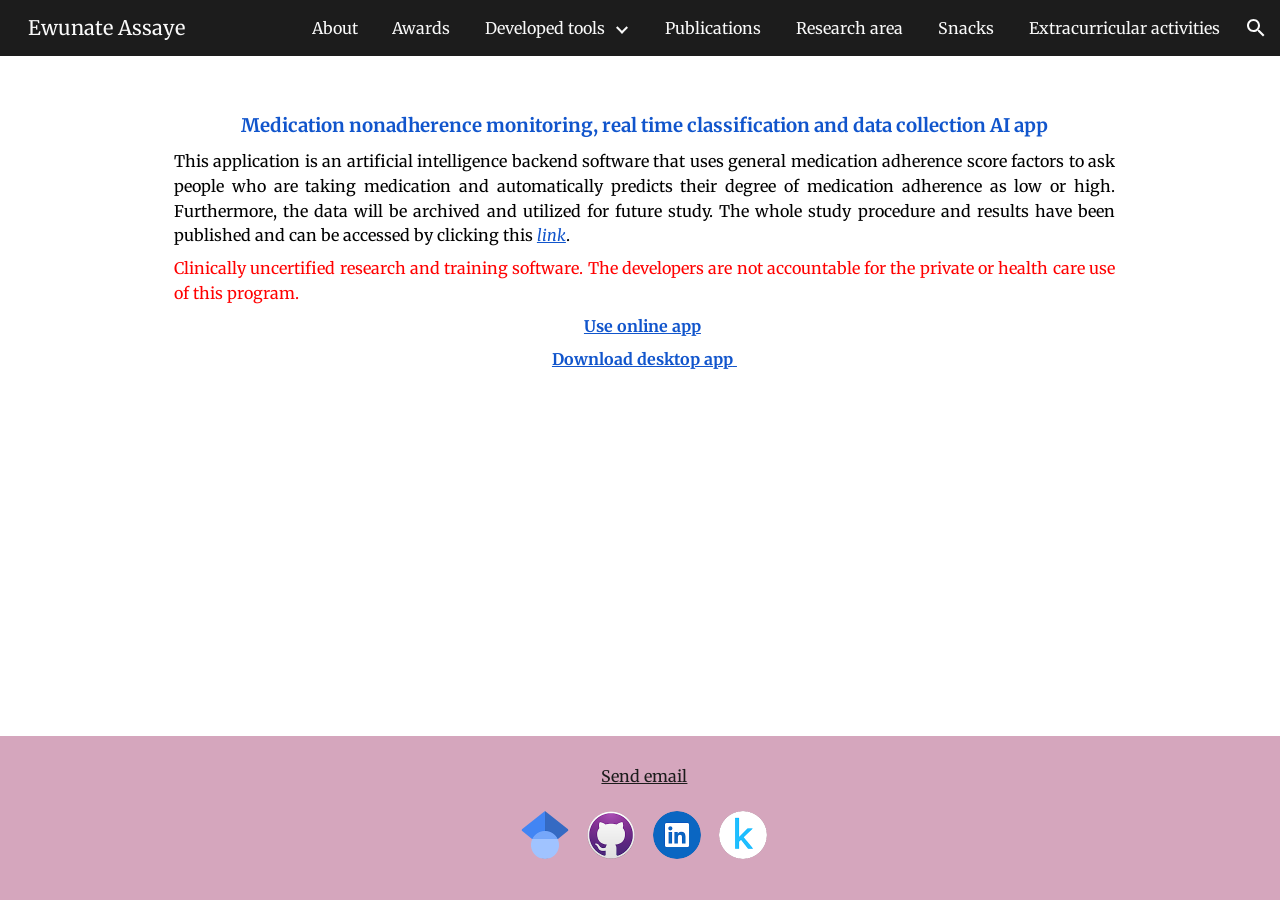
<file: developed-tools/medication-non-adherence.html>
<!DOCTYPE html>
<html lang="en-US" itemscope itemtype="http://schema.org/WebPage">
  <head>
    <meta charset="utf-8">
    <meta name="google-site-verification" content="DNzeOyIBN3tMV3NE3XVi2rGsx4pCA0A5hlCcYGI1oqs" />
    <meta name="viewport" content="width=device-width, initial-scale=1">
    <meta http-equiv="X-UA-Compatible" content="IE=edge">
    <meta name="referrer" content="origin">
    <link rel="canonical" href="https://ewunateassaye.github.io/developed-tools/medication-non-adherence.html">
    <meta name="author" content="Ewunate Assaye">
    <meta name="description" content="Ewunate Assaye - Medication nonadherence monitoring, real time classification and data collection AI app This application is an artificial intelligence backend software that uses general medication...">
    <link rel="icon" type="image/png" href="../assets/images/favicon.png?v=2">
    <meta property="og:title" content="Ewunate Assaye - Medication Non-adherence">
    <meta property="og:type" content="website">
    <meta property="og:url" content="https://ewunateassaye.github.io/developed-tools/medication-non-adherence.html">
    <meta property="og:description" content="Medication nonadherence monitoring, real time classification and data collection AI app
    This application is an artificial intelligence backend software that uses general medication adherence score factors to ask people who are taking medication and automatically predicts their degree of medication">
    <meta itemprop="name" content="Ewunate Assaye - Medication Non-adherence">
    <meta itemprop="description" content="Medication nonadherence monitoring, real time classification and data collection AI app
    This application is an artificial intelligence backend software that uses general medication adherence score factors to ask people who are taking medication and automatically predicts their degree of medication">
    <meta itemprop="url" content="https://ewunateassaye.github.io/developed-tools/medication-non-adherence.html">
    <meta itemprop="thumbnailUrl" content="../assets/images/about_01.jpg">
    <meta itemprop="image" content="../assets/images/about_01.jpg">
    <meta itemprop="imageUrl" content="../assets/images/about_01.jpg">
    <meta property="og:image" content="../assets/images/about_01.jpg">
    <link href="https://fonts.googleapis.com/css?family=Google+Sans:400,500|Roboto:300,400,500,700|Source+Code+Pro:400,700&amp;display=swap" rel="stylesheet" nonce="Lqa0oJo87QWJy3vG8nvKjQ">
    <link href="https://fonts.googleapis.com/css?family=Merriweather%3Ai%2Cbi%2C700%2C400&amp;display=swap" rel="stylesheet" nonce="Lqa0oJo87QWJy3vG8nvKjQ">
    <link rel="stylesheet" href="../assets/sites-ewunate.css" data-id="_cl" nonce="Lqa0oJo87QWJy3vG8nvKjQ">

    <title>Ewunate Assaye - Medication Non-adherence</title>
    <style jsname="ptDGoc" nonce="Lqa0oJo87QWJy3vG8nvKjQ">.htnAL{height: 27.0pt; font-size: 12.0pt; font-family: Merriweather; font-weight: 400; font-style: normal;}.QmpIrf{background-color: rgba(255,255,255,1); color: rgba(28,28,28,1); border-color: rgba(28,28,28,1);}.xkUom{background-color: rgba(0,0,0,0); color: rgba(28,28,28,1); border-color: rgba(28,28,28,1);}.KjwKmc{background-color: rgba(0,0,0,0); color: rgba(28,28,28,1); border-color: rgba(0,0,0,0);}.qeLZfd .QmpIrf{background-color: rgba(0,255,255,1); color: rgba(28,28,28,1); border-color: rgba(0,255,255,1);}.qeLZfd .xkUom{background-color: rgba(0,0,0,0); color: rgba(28,28,28,1); border-color: rgba(28,28,28,1);}.qeLZfd .KjwKmc{background-color: rgba(0,0,0,0); color: rgba(28,28,28,1); border-color: rgba(0,0,0,0);}.lQAHbd .QmpIrf{background-color: rgba(0,255,255,1); color: rgba(28,28,28,1); border-color: rgba(0,255,255,1);}.lQAHbd .xkUom{background-color: rgba(0,0,0,0); color: rgba(28,28,28,1); border-color: rgba(28,28,28,1);}.lQAHbd .KjwKmc{background-color: rgba(0,0,0,0); color: rgba(28,28,28,1); border-color: rgba(0,0,0,0);}.tpmmCb .QmpIrf{background-color: rgba(255,255,255,1); color: rgba(28,28,28,1); border-color: rgba(28,28,28,1);}.tpmmCb .xkUom{background-color: rgba(0,0,0,0); color: rgba(28,28,28,1); border-color: rgba(28,28,28,1);}.tpmmCb .KjwKmc{background-color: rgba(0,0,0,0); color: rgba(28,28,28,1); border-color: rgba(0,0,0,0);}.nyKByd .QmpIrf{background-color: rgba(0,255,255,1); color: rgba(28,28,28,1); border-color: rgba(0,255,255,1);}.nyKByd .xkUom{background-color: rgba(0,0,0,0); color: rgba(0,255,255,1); border-color: rgba(0,255,255,1);}.nyKByd .KjwKmc{background-color: rgba(0,0,0,0); color: rgba(0,255,255,1); border-color: rgba(0,0,0,0);}.iwQgFb{background-color: rgba(0,0,0,0.150000006); height: 2.0px; margin-top: 8.5px;}.qeLZfd .iwQgFb{background-color: rgba(0,0,0,0.150000006); height: 2.0px; margin-top: 8.5px;}.lQAHbd .iwQgFb{background-color: rgba(0,0,0,0.150000006); height: 2.0px; margin-top: 8.5px;}.CbiMKe{background-color: rgba(28,28,28,1);}.qeLZfd .CbiMKe{background-color: rgba(0,255,255,1);}.lQAHbd .CbiMKe{background-color: rgba(0,255,255,1);}.tpmmCb .CbiMKe{background-color: rgba(0,255,255,1);}.nyKByd .CbiMKe{background-color: rgba(0,255,255,1);}.PsKE7e{font-family: Merriweather;}.TlfmSc{font-family: Merriweather;}.Zjiec{font-family: Merriweather;}@media only screen and (max-width: 479px){.TlfmSc{font-size: 13.0pt;}}@media only screen and (min-width: 480px) and (max-width: 767px){.TlfmSc{font-size: 14.0pt;}}@media only screen and (min-width: 768px) and (max-width: 1279px){.TlfmSc{font-size: 15.0pt;}}@media only screen and (min-width: 1280px){.TlfmSc{font-size: 15.0pt;}}@media only screen and (max-width: 479px){.Zjiec{font-size: 16.0pt;}}@media only screen and (min-width: 480px) and (max-width: 767px){.Zjiec{font-size: 18.0pt;}}@media only screen and (min-width: 768px) and (max-width: 1279px){.Zjiec{font-size: 20.0pt;}}@media only screen and (min-width: 1280px){.Zjiec{font-size: 20.0pt;}}@media only screen and (max-width: 479px){.PsKE7e{font-size: 12.0pt;}}@media only screen and (min-width: 480px) and (max-width: 767px){.PsKE7e{font-size: 12.0pt;}}@media only screen and (min-width: 768px) and (max-width: 1279px){.PsKE7e{font-size: 12.0pt;}}@media only screen and (min-width: 1280px){.PsKE7e{font-size: 12.0pt;}}.hDrhEe{padding-top: 8.0px; padding-bottom: 8.0px;}.Zjiec{margin: 48px 32px 62px 48px;}.XMyrgf{margin: 48px 32px 0 48px;}.JzO0Vc{background-color: rgba(28,28,28,1);}.zDUgLc{background-color: rgba(28,28,28,1);}.eWDljc{background-color: rgba(28,28,28,1);}.wgxiMe{background-color: rgba(28,28,28,1);}.YSH9J{color: rgba(249,249,249,1);}.iWs3gf.chg4Jd:focus{background-color: rgba(249,249,249,0.1199999973);}.oNsfjf{color: rgba(249,249,249,1);}.YSH9J:not(.tCHXDc):not(.TlfmSc):not(.M9vuGd):hover{color: rgba(249,249,249,0.8199999928);}.oNsfjf:not(.tCHXDc):not(.Zjiec):not(.lhZOrc):hover{color: rgba(249,249,249,0.8199999928);}.GBy4H .YSH9J{color: rgba(249,249,249,1);}.GBy4H .iWs3gf.chg4Jd:focus{background-color: rgba(249,249,249,0.1199999973);}.GBy4H .PsKE7e.YSH9J:not(.M9vuGd):hover{color: rgba(249,249,249,0.8199999928);}.LBrwzc .YSH9J{color: rgba(28,28,28,1);}.LBrwzc .iWs3gf.chg4Jd:focus{background-color: rgba(28,28,28,0.1199999973);}.LBrwzc .PsKE7e.YSH9J:not(.M9vuGd):hover{color: rgba(28,28,28,0.8199999928);}.GBy4H .oNsfjf{color: rgba(249,249,249,1);}.GBy4H .PsKE7e.oNsfjf:not(.lhZOrc):hover{color: rgba(249,249,249,0.8199999928);}.LBrwzc .oNsfjf{color: rgba(28,28,28,1);}.LBrwzc .PsKE7e.oNsfjf:not(.lhZOrc):hover{color: rgba(28,28,28,0.8199999928);}.M9vuGd .aJHbb{color: rgba(0,255,255,1); font-weight: bold;}.GBy4H .M9vuGd .aJHbb{color: rgba(0,255,255,1); font-weight: bold;}.LBrwzc .M9vuGd .aJHbb{color: rgba(28,28,28,1); font-weight: bold;}.lhZOrc{background-color: rgba(0,255,255,1); color: rgba(28,28,28,1);}.lhZOrc{background-color: rgba(0,255,255,1); color: rgba(28,28,28,1);}.lhZOrc{background-color: rgba(0,234,234,1); color: rgba(28,28,28,1);}.LB7kq{padding-bottom: 56px; padding-top: 112px;}.qnVSj{color: rgba(28,28,28,1);}.zfr3Q{color: rgba(28,28,28,1);}.qeLZfd .qnVSj{color: rgba(28,28,28,1);}.qeLZfd .zfr3Q{color: rgba(28,28,28,1);}.lQAHbd .qnVSj{color: rgba(28,28,28,1);}.lQAHbd .zfr3Q{color: rgba(28,28,28,1);}.tpmmCb .qnVSj{color: rgba(28,28,28,1);}.tpmmCb .zfr3Q{color: rgba(28,28,28,1);}.nyKByd .qnVSj{color: rgba(249,249,249,1);}.nyKByd .zfr3Q{color: rgba(249,249,249,1);}.qLrapd{color: rgba(28,28,28,1);}.duRjpb{color: rgba(28,28,28,1);}.duRjpb .OUGEr{color: rgba(28,28,28,1);}.qeLZfd .qLrapd{color: rgba(152,0,0,1);}.qeLZfd .duRjpb{color: rgba(152,0,0,1);}.qeLZfd .duRjpb .OUGEr{color: rgba(152,0,0,1);}.lQAHbd .qLrapd{color: rgba(28,28,28,1);}.lQAHbd .duRjpb{color: rgba(28,28,28,1);}.lQAHbd .duRjpb .OUGEr{color: rgba(28,28,28,1);}.tpmmCb .qLrapd{color: rgba(28,28,28,1);}.tpmmCb .duRjpb{color: rgba(28,28,28,1);}.tpmmCb .duRjpb .OUGEr{color: rgba(28,28,28,1);}.nyKByd .qLrapd{color: rgba(249,249,249,1);}.nyKByd .duRjpb{color: rgba(249,249,249,1);}.nyKByd .duRjpb .OUGEr{color: rgba(249,249,249,1);}.aHM7ed{color: rgba(28,28,28,1);}.JYVBee{color: rgba(28,28,28,1);}.JYVBee .OUGEr{color: rgba(28,28,28,1);}.qeLZfd .aHM7ed{color: rgba(152,0,0,1);}.qeLZfd .JYVBee{color: rgba(152,0,0,1);}.qeLZfd .JYVBee .OUGEr{color: rgba(152,0,0,1);}.lQAHbd .aHM7ed{color: rgba(28,28,28,1);}.lQAHbd .JYVBee{color: rgba(28,28,28,1);}.lQAHbd .JYVBee .OUGEr{color: rgba(28,28,28,1);}.tpmmCb .aHM7ed{color: rgba(28,28,28,1);}.tpmmCb .JYVBee{color: rgba(28,28,28,1);}.tpmmCb .JYVBee .OUGEr{color: rgba(28,28,28,1);}.nyKByd .aHM7ed{color: rgba(249,249,249,1);}.nyKByd .JYVBee{color: rgba(249,249,249,1);}.nyKByd .JYVBee .OUGEr{color: rgba(249,249,249,1);}.NHD4Gf{color: rgba(28,28,28,1);}.OmQG5e{color: rgba(28,28,28,1);}.OmQG5e .OUGEr{color: rgba(28,28,28,1);}.qeLZfd .NHD4Gf{color: rgba(152,0,0,1);}.qeLZfd .OmQG5e{color: rgba(152,0,0,1);}.qeLZfd .OmQG5e .OUGEr{color: rgba(152,0,0,1);}.lQAHbd .NHD4Gf{color: rgba(28,28,28,1);}.lQAHbd .OmQG5e{color: rgba(28,28,28,1);}.lQAHbd .OmQG5e .OUGEr{color: rgba(28,28,28,1);}.tpmmCb .NHD4Gf{color: rgba(28,28,28,1);}.tpmmCb .OmQG5e{color: rgba(28,28,28,1);}.tpmmCb .OmQG5e .OUGEr{color: rgba(28,28,28,1);}.nyKByd .NHD4Gf{color: rgba(249,249,249,1);}.nyKByd .OmQG5e{color: rgba(249,249,249,1);}.nyKByd .OmQG5e .OUGEr{color: rgba(249,249,249,1);}.Glwbz{color: rgba(28,28,28,1);}.TMjjoe{color: rgba(28,28,28,1);}.qeLZfd .Glwbz{color: rgba(28,28,28,1);}.qeLZfd .TMjjoe{color: rgba(28,28,28,1);}.lQAHbd .Glwbz{color: rgba(28,28,28,1);}.lQAHbd .TMjjoe{color: rgba(28,28,28,1);}.tpmmCb .Glwbz{color: rgba(28,28,28,1);}.tpmmCb .TMjjoe{color: rgba(28,28,28,1);}.nyKByd .Glwbz{color: rgba(249,249,249,1);}.nyKByd .TMjjoe{color: rgba(249,249,249,1);}.aw5Odc{color: rgba(28,28,28,1);}a.chg4Jd:focus{box-shadow: 0 0 0 2px rgba(255, 255, 255, 0.8), 0 0 0 4px rgba(28, 28, 28, 1);}.htnAL:focus-within{box-shadow: 0 0 0 2px rgba(255, 255, 255, 0.8), 0 0 0 4px rgba(28, 28, 28, 1);}.qeLZfd .aw5Odc{color: rgba(28,28,28,1);}.qeLZfd a.chg4Jd:focus{box-shadow: 0 0 0 2px rgba(255, 255, 255, 0.8), 0 0 0 4px rgba(28, 28, 28, 1);}.qeLZfd .htnAL:focus-within{box-shadow: 0 0 0 2px rgba(255, 255, 255, 0.8), 0 0 0 4px rgba(28, 28, 28, 1);}.lQAHbd .aw5Odc{color: rgba(28,28,28,1);}.lQAHbd a.chg4Jd:focus{box-shadow: 0 0 0 2px rgba(255, 255, 255, 0.8), 0 0 0 4px rgba(28, 28, 28, 1);}.lQAHbd .htnAL:focus-within{box-shadow: 0 0 0 2px rgba(255, 255, 255, 0.8), 0 0 0 4px rgba(28, 28, 28, 1);}.tpmmCb .aw5Odc{color: rgba(28,28,28,1);}.tpmmCb a.chg4Jd:focus{box-shadow: 0 0 0 2px rgba(255, 255, 255, 0.8), 0 0 0 4px rgba(28, 28, 28, 1);}.tpmmCb .htnAL:focus-within{box-shadow: 0 0 0 2px rgba(255, 255, 255, 0.8), 0 0 0 4px rgba(28, 28, 28, 1);}.nyKByd .aw5Odc{color: rgba(249,249,249,1);}.nyKByd a.chg4Jd:focus{box-shadow: 0 0 0 2px rgba(255, 255, 255, 0.8), 0 0 0 4px rgba(249, 249, 249, 1);}.nyKByd .htnAL:focus-within{box-shadow: 0 0 0 2px rgba(255, 255, 255, 0.8), 0 0 0 4px rgba(249, 249, 249, 1);}.ImnMyf{color: rgba(28,28,28,1);}.Vs12Bd{color: rgba(28,28,28,1);}.S5d9Rd{color: rgba(28,28,28,1);}.yaqOZd:before{display: block; background-color: rgba(255,255,255,1);}.yaqOZd.qeLZfd:before{display: block; background-color: rgba(74,134,232,1);}.yaqOZd.lQAHbd:before{display: block; background-color: rgba(213,166,189,1);}.O13XJf{height: 340px;}.nyKByd .Wew9ke{fill: rgba(255,255,255,1);}.tpmmCb .Wew9ke{fill: rgba(0,0,0,0.5400000215);}@media only screen and (max-width: 479px){.O13XJf{height: 250px;}}.SBrW1{height: 430px;}.M63kCb{background-color: rgba(255,255,255,1);}.xgQ6eb{background-color: rgba(255,255,255,1);}.mtsG9b{background-color: rgba(0,0,0,0.0299999993); outline-color: rgba(0,0,0,0.1000000015);}.qeLZfd .mtsG9b{background-color: rgba(0,0,0,0.0299999993); outline-color: rgba(0,0,0,0.1000000015);}.lQAHbd .mtsG9b{background-color: rgba(0,0,0,0.0299999993); outline-color: rgba(0,0,0,0.1000000015);}.Mt0nFe{border-color: rgba(0,0,0,0.1000000015);}.qeLZfd .Mt0nFe{border-color: rgba(0,0,0,0.1000000015);}.lQAHbd .Mt0nFe{border-color: rgba(0,0,0,0.1000000015);}.ImnMyf{background-color: rgba(255,255,255,1);}.Vs12Bd{background-color: rgba(74,134,232,1);}.S5d9Rd{background-color: rgba(213,166,189,1);}.Wwnuce:not(.zX62Be){color: rgba(0,0,0,0.5400000215); fill: rgba(0,0,0,0.5400000215);}.qeLZfd .Wwnuce:not(.zX62Be){color: rgba(0,0,0,0.5400000215); fill: rgba(0,0,0,0.5400000215);}.lQAHbd .Wwnuce:not(.zX62Be){color: rgba(0,0,0,0.5400000215); fill: rgba(0,0,0,0.5400000215);}.tpmmCb .Wwnuce:not(.zX62Be){color: rgba(0,0,0,0.5400000215); fill: rgba(0,0,0,0.5400000215);}.nyKByd .Wwnuce:not(.zX62Be){color: rgba(255,255,255,0.3199999928); fill: rgba(255,255,255,0.3199999928);}.yaqOZd.O13XJf:before{background-color: rgba(0,255,255,1);}.CMArNe{background-color: rgba(0,255,255,1);}@media only screen and (min-width: 768px){.yaqOZd:not(.LB7kq):not(.WxWicb){padding-top: 1.5rem; padding-bottom: 1.5rem;}}.j5pSsc{padding-left: 5px; padding-right: 5px;}.ZcASvf-AhqUyc-R6PoUb.SQVYQc .QjXeod{padding-top: 30.0%;}.ZcASvf-AhqUyc-R6PoUb.SQVYQc .KpytNd{width: 15.0%;}@media only screen{.ZcASvf-AhqUyc-R6PoUb.SQVYQc .LkDMRd{padding-left: 15.0%; padding-right: 15.0%;}}@media only screen{.ZcASvf-AhqUyc-R6PoUb.pdLmec .thH0zb{padding-left: 15.0%; padding-right: 15.0%;}}@media only screen{.ZcASvf-AhqUyc-R6PoUb .JFjBQd{left: -17.647058823529413%; right: -17.647058823529413%;}}@media only screen{.ZcASvf-AhqUyc-R6PoUb .JFjBQd .RQS9hb{left: 30.0%; width: 40.0%;}}.Ktthjf-AhqUyc-R6PoUb.SQVYQc .QjXeod{padding-top: 30.0%;}.Ktthjf-AhqUyc-R6PoUb.SQVYQc .KpytNd{width: 15.0%;}@media only screen and (min-width: 480px){.Ktthjf-AhqUyc-R6PoUb.SQVYQc .LkDMRd{padding-left: 15.0%; padding-right: 15.0%;}}@media only screen and (min-width: 480px){.Ktthjf-AhqUyc-R6PoUb.pdLmec .thH0zb{padding-left: 15.0%; padding-right: 15.0%;}}@media only screen and (min-width: 480px){.Ktthjf-AhqUyc-R6PoUb .JFjBQd{left: -17.647058823529413%; right: -17.647058823529413%;}}@media only screen and (min-width: 480px){.Ktthjf-AhqUyc-R6PoUb .JFjBQd .RQS9hb{left: 30.0%; width: 40.0%;}}.Ft7HRd-AhqUyc-R6PoUb.SQVYQc .QjXeod{padding-top: 30.0%;}.Ft7HRd-AhqUyc-R6PoUb.SQVYQc .KpytNd{width: 15.0%;}@media only screen and (min-width: 768px){.Ft7HRd-AhqUyc-R6PoUb.SQVYQc .LkDMRd{padding-left: 15.0%; padding-right: 15.0%;}}@media only screen and (min-width: 768px){.Ft7HRd-AhqUyc-R6PoUb.pdLmec .thH0zb{padding-left: 15.0%; padding-right: 15.0%;}}@media only screen and (min-width: 768px){.Ft7HRd-AhqUyc-R6PoUb .JFjBQd{left: -17.647058823529413%; right: -17.647058823529413%;}}@media only screen and (min-width: 768px){.Ft7HRd-AhqUyc-R6PoUb .JFjBQd .RQS9hb{left: 30.0%; width: 40.0%;}}.ZcASvf-AhqUyc-ibL1re.SQVYQc .QjXeod{padding-top: 15.0%;}.ZcASvf-AhqUyc-ibL1re.SQVYQc .KpytNd{width: 7.5%;}@media only screen{.ZcASvf-AhqUyc-ibL1re.SQVYQc .LkDMRd{padding-left: 7.5%; padding-right: 7.5%;}}@media only screen{.ZcASvf-AhqUyc-ibL1re.pdLmec .thH0zb{padding-left: 7.5%; padding-right: 7.5%;}}@media only screen{.ZcASvf-AhqUyc-ibL1re .JFjBQd{left: -8.108108108108107%; right: -8.108108108108107%;}}@media only screen{.ZcASvf-AhqUyc-ibL1re .JFjBQd .RQS9hb{left: 15.0%; width: 70.0%;}}.Ktthjf-AhqUyc-ibL1re.SQVYQc .QjXeod{padding-top: 15.0%;}.Ktthjf-AhqUyc-ibL1re.SQVYQc .KpytNd{width: 7.5%;}@media only screen and (min-width: 480px){.Ktthjf-AhqUyc-ibL1re.SQVYQc .LkDMRd{padding-left: 7.5%; padding-right: 7.5%;}}@media only screen and (min-width: 480px){.Ktthjf-AhqUyc-ibL1re.pdLmec .thH0zb{padding-left: 7.5%; padding-right: 7.5%;}}@media only screen and (min-width: 480px){.Ktthjf-AhqUyc-ibL1re .JFjBQd{left: -8.108108108108107%; right: -8.108108108108107%;}}@media only screen and (min-width: 480px){.Ktthjf-AhqUyc-ibL1re .JFjBQd .RQS9hb{left: 15.0%; width: 70.0%;}}.Ft7HRd-AhqUyc-ibL1re.SQVYQc .QjXeod{padding-top: 15.0%;}.Ft7HRd-AhqUyc-ibL1re.SQVYQc .KpytNd{width: 7.5%;}@media only screen and (min-width: 768px){.Ft7HRd-AhqUyc-ibL1re.SQVYQc .LkDMRd{padding-left: 7.5%; padding-right: 7.5%;}}@media only screen and (min-width: 768px){.Ft7HRd-AhqUyc-ibL1re.pdLmec .thH0zb{padding-left: 7.5%; padding-right: 7.5%;}}@media only screen and (min-width: 768px){.Ft7HRd-AhqUyc-ibL1re .JFjBQd{left: -8.108108108108107%; right: -8.108108108108107%;}}@media only screen and (min-width: 768px){.Ft7HRd-AhqUyc-ibL1re .JFjBQd .RQS9hb{left: 15.0%; width: 70.0%;}}.ZcASvf-AhqUyc-c5RTEf.SQVYQc .QjXeod{padding-top: 10.0%;}.ZcASvf-AhqUyc-c5RTEf.SQVYQc .KpytNd{width: 5.0%;}@media only screen{.ZcASvf-AhqUyc-c5RTEf.SQVYQc .LkDMRd{padding-left: 5.0%; padding-right: 5.0%;}}@media only screen{.ZcASvf-AhqUyc-c5RTEf.pdLmec .thH0zb{padding-left: 5.0%; padding-right: 5.0%;}}@media only screen{.ZcASvf-AhqUyc-c5RTEf .JFjBQd{left: -5.263157894736842%; right: -5.263157894736842%;}}@media only screen{.ZcASvf-AhqUyc-c5RTEf .JFjBQd .RQS9hb{left: 10.0%; width: 80.0%;}}.Ktthjf-AhqUyc-c5RTEf.SQVYQc .QjXeod{padding-top: 10.0%;}.Ktthjf-AhqUyc-c5RTEf.SQVYQc .KpytNd{width: 5.0%;}@media only screen and (min-width: 480px){.Ktthjf-AhqUyc-c5RTEf.SQVYQc .LkDMRd{padding-left: 5.0%; padding-right: 5.0%;}}@media only screen and (min-width: 480px){.Ktthjf-AhqUyc-c5RTEf.pdLmec .thH0zb{padding-left: 5.0%; padding-right: 5.0%;}}@media only screen and (min-width: 480px){.Ktthjf-AhqUyc-c5RTEf .JFjBQd{left: -5.263157894736842%; right: -5.263157894736842%;}}@media only screen and (min-width: 480px){.Ktthjf-AhqUyc-c5RTEf .JFjBQd .RQS9hb{left: 10.0%; width: 80.0%;}}.Ft7HRd-AhqUyc-c5RTEf.SQVYQc .QjXeod{padding-top: 10.0%;}.Ft7HRd-AhqUyc-c5RTEf.SQVYQc .KpytNd{width: 5.0%;}@media only screen and (min-width: 768px){.Ft7HRd-AhqUyc-c5RTEf.SQVYQc .LkDMRd{padding-left: 5.0%; padding-right: 5.0%;}}@media only screen and (min-width: 768px){.Ft7HRd-AhqUyc-c5RTEf.pdLmec .thH0zb{padding-left: 5.0%; padding-right: 5.0%;}}@media only screen and (min-width: 768px){.Ft7HRd-AhqUyc-c5RTEf .JFjBQd{left: -5.263157894736842%; right: -5.263157894736842%;}}@media only screen and (min-width: 768px){.Ft7HRd-AhqUyc-c5RTEf .JFjBQd .RQS9hb{left: 10.0%; width: 80.0%;}}.ZcASvf-AhqUyc-II5mzb.SQVYQc .QjXeod{padding-top: 7.5%;}.ZcASvf-AhqUyc-II5mzb.SQVYQc .KpytNd{width: 3.75%;}@media only screen{.ZcASvf-AhqUyc-II5mzb.SQVYQc .LkDMRd{padding-left: 3.75%; padding-right: 3.75%;}}@media only screen{.ZcASvf-AhqUyc-II5mzb.pdLmec .thH0zb{padding-left: 3.75%; padding-right: 3.75%;}}@media only screen{.ZcASvf-AhqUyc-II5mzb .JFjBQd{left: -3.896103896103896%; right: -3.896103896103896%;}}@media only screen{.ZcASvf-AhqUyc-II5mzb .JFjBQd .RQS9hb{left: 7.5%; width: 85.0%;}}.Ktthjf-AhqUyc-II5mzb.SQVYQc .QjXeod{padding-top: 7.5%;}.Ktthjf-AhqUyc-II5mzb.SQVYQc .KpytNd{width: 3.75%;}@media only screen and (min-width: 480px){.Ktthjf-AhqUyc-II5mzb.SQVYQc .LkDMRd{padding-left: 3.75%; padding-right: 3.75%;}}@media only screen and (min-width: 480px){.Ktthjf-AhqUyc-II5mzb.pdLmec .thH0zb{padding-left: 3.75%; padding-right: 3.75%;}}@media only screen and (min-width: 480px){.Ktthjf-AhqUyc-II5mzb .JFjBQd{left: -3.896103896103896%; right: -3.896103896103896%;}}@media only screen and (min-width: 480px){.Ktthjf-AhqUyc-II5mzb .JFjBQd .RQS9hb{left: 7.5%; width: 85.0%;}}.Ft7HRd-AhqUyc-II5mzb.SQVYQc .QjXeod{padding-top: 7.5%;}.Ft7HRd-AhqUyc-II5mzb.SQVYQc .KpytNd{width: 3.75%;}@media only screen and (min-width: 768px){.Ft7HRd-AhqUyc-II5mzb.SQVYQc .LkDMRd{padding-left: 3.75%; padding-right: 3.75%;}}@media only screen and (min-width: 768px){.Ft7HRd-AhqUyc-II5mzb.pdLmec .thH0zb{padding-left: 3.75%; padding-right: 3.75%;}}@media only screen and (min-width: 768px){.Ft7HRd-AhqUyc-II5mzb .JFjBQd{left: -3.896103896103896%; right: -3.896103896103896%;}}@media only screen and (min-width: 768px){.Ft7HRd-AhqUyc-II5mzb .JFjBQd .RQS9hb{left: 7.5%; width: 85.0%;}}.ZcASvf-AhqUyc-wNfPc.SQVYQc .QjXeod{padding-top: 6.0%;}.ZcASvf-AhqUyc-wNfPc.SQVYQc .KpytNd{width: 3.0%;}@media only screen{.ZcASvf-AhqUyc-wNfPc.SQVYQc .LkDMRd{padding-left: 3.0%; padding-right: 3.0%;}}@media only screen{.ZcASvf-AhqUyc-wNfPc.pdLmec .thH0zb{padding-left: 3.0%; padding-right: 3.0%;}}@media only screen{.ZcASvf-AhqUyc-wNfPc .JFjBQd{left: -3.0927835051546393%; right: -3.0927835051546393%;}}@media only screen{.ZcASvf-AhqUyc-wNfPc .JFjBQd .RQS9hb{left: 6.0%; width: 88.0%;}}.Ktthjf-AhqUyc-wNfPc.SQVYQc .QjXeod{padding-top: 6.0%;}.Ktthjf-AhqUyc-wNfPc.SQVYQc .KpytNd{width: 3.0%;}@media only screen and (min-width: 480px){.Ktthjf-AhqUyc-wNfPc.SQVYQc .LkDMRd{padding-left: 3.0%; padding-right: 3.0%;}}@media only screen and (min-width: 480px){.Ktthjf-AhqUyc-wNfPc.pdLmec .thH0zb{padding-left: 3.0%; padding-right: 3.0%;}}@media only screen and (min-width: 480px){.Ktthjf-AhqUyc-wNfPc .JFjBQd{left: -3.0927835051546393%; right: -3.0927835051546393%;}}@media only screen and (min-width: 480px){.Ktthjf-AhqUyc-wNfPc .JFjBQd .RQS9hb{left: 6.0%; width: 88.0%;}}.Ft7HRd-AhqUyc-wNfPc.SQVYQc .QjXeod{padding-top: 6.0%;}.Ft7HRd-AhqUyc-wNfPc.SQVYQc .KpytNd{width: 3.0%;}@media only screen and (min-width: 768px){.Ft7HRd-AhqUyc-wNfPc.SQVYQc .LkDMRd{padding-left: 3.0%; padding-right: 3.0%;}}@media only screen and (min-width: 768px){.Ft7HRd-AhqUyc-wNfPc.pdLmec .thH0zb{padding-left: 3.0%; padding-right: 3.0%;}}@media only screen and (min-width: 768px){.Ft7HRd-AhqUyc-wNfPc .JFjBQd{left: -3.0927835051546393%; right: -3.0927835051546393%;}}@media only screen and (min-width: 768px){.Ft7HRd-AhqUyc-wNfPc .JFjBQd .RQS9hb{left: 6.0%; width: 88.0%;}}.ZcASvf-AhqUyc-qWD73c.SQVYQc .QjXeod{padding-top: 5.0%;}.ZcASvf-AhqUyc-qWD73c.SQVYQc .KpytNd{width: 2.5%;}@media only screen{.ZcASvf-AhqUyc-qWD73c.SQVYQc .LkDMRd{padding-left: 2.5%; padding-right: 2.5%;}}@media only screen{.ZcASvf-AhqUyc-qWD73c.pdLmec .thH0zb{padding-left: 2.5%; padding-right: 2.5%;}}@media only screen{.ZcASvf-AhqUyc-qWD73c .JFjBQd{left: -2.5641025641025643%; right: -2.5641025641025643%;}}@media only screen{.ZcASvf-AhqUyc-qWD73c .JFjBQd .RQS9hb{left: 5.0%; width: 90.0%;}}.Ktthjf-AhqUyc-qWD73c.SQVYQc .QjXeod{padding-top: 5.0%;}.Ktthjf-AhqUyc-qWD73c.SQVYQc .KpytNd{width: 2.5%;}@media only screen and (min-width: 480px){.Ktthjf-AhqUyc-qWD73c.SQVYQc .LkDMRd{padding-left: 2.5%; padding-right: 2.5%;}}@media only screen and (min-width: 480px){.Ktthjf-AhqUyc-qWD73c.pdLmec .thH0zb{padding-left: 2.5%; padding-right: 2.5%;}}@media only screen and (min-width: 480px){.Ktthjf-AhqUyc-qWD73c .JFjBQd{left: -2.5641025641025643%; right: -2.5641025641025643%;}}@media only screen and (min-width: 480px){.Ktthjf-AhqUyc-qWD73c .JFjBQd .RQS9hb{left: 5.0%; width: 90.0%;}}.Ft7HRd-AhqUyc-qWD73c.SQVYQc .QjXeod{padding-top: 5.0%;}.Ft7HRd-AhqUyc-qWD73c.SQVYQc .KpytNd{width: 2.5%;}@media only screen and (min-width: 768px){.Ft7HRd-AhqUyc-qWD73c.SQVYQc .LkDMRd{padding-left: 2.5%; padding-right: 2.5%;}}@media only screen and (min-width: 768px){.Ft7HRd-AhqUyc-qWD73c.pdLmec .thH0zb{padding-left: 2.5%; padding-right: 2.5%;}}@media only screen and (min-width: 768px){.Ft7HRd-AhqUyc-qWD73c .JFjBQd{left: -2.5641025641025643%; right: -2.5641025641025643%;}}@media only screen and (min-width: 768px){.Ft7HRd-AhqUyc-qWD73c .JFjBQd .RQS9hb{left: 5.0%; width: 90.0%;}}.ZcASvf-AhqUyc-OwsYgb.SQVYQc .QjXeod{padding-top: 4.285714285714286%;}.ZcASvf-AhqUyc-OwsYgb.SQVYQc .KpytNd{width: 2.142857142857143%;}@media only screen{.ZcASvf-AhqUyc-OwsYgb.SQVYQc .LkDMRd{padding-left: 2.142857142857143%; padding-right: 2.142857142857143%;}}@media only screen{.ZcASvf-AhqUyc-OwsYgb.pdLmec .thH0zb{padding-left: 2.142857142857143%; padding-right: 2.142857142857143%;}}@media only screen{.ZcASvf-AhqUyc-OwsYgb .JFjBQd{left: -2.18978102189781%; right: -2.18978102189781%;}}@media only screen{.ZcASvf-AhqUyc-OwsYgb .JFjBQd .RQS9hb{left: 4.285714285714286%; width: 91.42857142857143%;}}.Ktthjf-AhqUyc-OwsYgb.SQVYQc .QjXeod{padding-top: 4.285714285714286%;}.Ktthjf-AhqUyc-OwsYgb.SQVYQc .KpytNd{width: 2.142857142857143%;}@media only screen and (min-width: 480px){.Ktthjf-AhqUyc-OwsYgb.SQVYQc .LkDMRd{padding-left: 2.142857142857143%; padding-right: 2.142857142857143%;}}@media only screen and (min-width: 480px){.Ktthjf-AhqUyc-OwsYgb.pdLmec .thH0zb{padding-left: 2.142857142857143%; padding-right: 2.142857142857143%;}}@media only screen and (min-width: 480px){.Ktthjf-AhqUyc-OwsYgb .JFjBQd{left: -2.18978102189781%; right: -2.18978102189781%;}}@media only screen and (min-width: 480px){.Ktthjf-AhqUyc-OwsYgb .JFjBQd .RQS9hb{left: 4.285714285714286%; width: 91.42857142857143%;}}.Ft7HRd-AhqUyc-OwsYgb.SQVYQc .QjXeod{padding-top: 4.285714285714286%;}.Ft7HRd-AhqUyc-OwsYgb.SQVYQc .KpytNd{width: 2.142857142857143%;}@media only screen and (min-width: 768px){.Ft7HRd-AhqUyc-OwsYgb.SQVYQc .LkDMRd{padding-left: 2.142857142857143%; padding-right: 2.142857142857143%;}}@media only screen and (min-width: 768px){.Ft7HRd-AhqUyc-OwsYgb.pdLmec .thH0zb{padding-left: 2.142857142857143%; padding-right: 2.142857142857143%;}}@media only screen and (min-width: 768px){.Ft7HRd-AhqUyc-OwsYgb .JFjBQd{left: -2.18978102189781%; right: -2.18978102189781%;}}@media only screen and (min-width: 768px){.Ft7HRd-AhqUyc-OwsYgb .JFjBQd .RQS9hb{left: 4.285714285714286%; width: 91.42857142857143%;}}.ZcASvf-AhqUyc-OiUrBf.SQVYQc .QjXeod{padding-top: 3.75%;}.ZcASvf-AhqUyc-OiUrBf.SQVYQc .KpytNd{width: 1.875%;}@media only screen{.ZcASvf-AhqUyc-OiUrBf.SQVYQc .LkDMRd{padding-left: 1.875%; padding-right: 1.875%;}}@media only screen{.ZcASvf-AhqUyc-OiUrBf.pdLmec .thH0zb{padding-left: 1.875%; padding-right: 1.875%;}}@media only screen{.ZcASvf-AhqUyc-OiUrBf .JFjBQd{left: -1.910828025477707%; right: -1.910828025477707%;}}@media only screen{.ZcASvf-AhqUyc-OiUrBf .JFjBQd .RQS9hb{left: 3.75%; width: 92.5%;}}.Ktthjf-AhqUyc-OiUrBf.SQVYQc .QjXeod{padding-top: 3.75%;}.Ktthjf-AhqUyc-OiUrBf.SQVYQc .KpytNd{width: 1.875%;}@media only screen and (min-width: 480px){.Ktthjf-AhqUyc-OiUrBf.SQVYQc .LkDMRd{padding-left: 1.875%; padding-right: 1.875%;}}@media only screen and (min-width: 480px){.Ktthjf-AhqUyc-OiUrBf.pdLmec .thH0zb{padding-left: 1.875%; padding-right: 1.875%;}}@media only screen and (min-width: 480px){.Ktthjf-AhqUyc-OiUrBf .JFjBQd{left: -1.910828025477707%; right: -1.910828025477707%;}}@media only screen and (min-width: 480px){.Ktthjf-AhqUyc-OiUrBf .JFjBQd .RQS9hb{left: 3.75%; width: 92.5%;}}.Ft7HRd-AhqUyc-OiUrBf.SQVYQc .QjXeod{padding-top: 3.75%;}.Ft7HRd-AhqUyc-OiUrBf.SQVYQc .KpytNd{width: 1.875%;}@media only screen and (min-width: 768px){.Ft7HRd-AhqUyc-OiUrBf.SQVYQc .LkDMRd{padding-left: 1.875%; padding-right: 1.875%;}}@media only screen and (min-width: 768px){.Ft7HRd-AhqUyc-OiUrBf.pdLmec .thH0zb{padding-left: 1.875%; padding-right: 1.875%;}}@media only screen and (min-width: 768px){.Ft7HRd-AhqUyc-OiUrBf .JFjBQd{left: -1.910828025477707%; right: -1.910828025477707%;}}@media only screen and (min-width: 768px){.Ft7HRd-AhqUyc-OiUrBf .JFjBQd .RQS9hb{left: 3.75%; width: 92.5%;}}.ZcASvf-AhqUyc-Clt0zb.SQVYQc .QjXeod{padding-top: 3.3333333333333335%;}.ZcASvf-AhqUyc-Clt0zb.SQVYQc .KpytNd{width: 1.6666666666666667%;}@media only screen{.ZcASvf-AhqUyc-Clt0zb.SQVYQc .LkDMRd{padding-left: 1.6666666666666667%; padding-right: 1.6666666666666667%;}}@media only screen{.ZcASvf-AhqUyc-Clt0zb.pdLmec .thH0zb{padding-left: 1.6666666666666667%; padding-right: 1.6666666666666667%;}}@media only screen{.ZcASvf-AhqUyc-Clt0zb .JFjBQd{left: -1.6949152542372883%; right: -1.6949152542372883%;}}@media only screen{.ZcASvf-AhqUyc-Clt0zb .JFjBQd .RQS9hb{left: 3.3333333333333335%; width: 93.33333333333333%;}}.Ktthjf-AhqUyc-Clt0zb.SQVYQc .QjXeod{padding-top: 3.3333333333333335%;}.Ktthjf-AhqUyc-Clt0zb.SQVYQc .KpytNd{width: 1.6666666666666667%;}@media only screen and (min-width: 480px){.Ktthjf-AhqUyc-Clt0zb.SQVYQc .LkDMRd{padding-left: 1.6666666666666667%; padding-right: 1.6666666666666667%;}}@media only screen and (min-width: 480px){.Ktthjf-AhqUyc-Clt0zb.pdLmec .thH0zb{padding-left: 1.6666666666666667%; padding-right: 1.6666666666666667%;}}@media only screen and (min-width: 480px){.Ktthjf-AhqUyc-Clt0zb .JFjBQd{left: -1.6949152542372883%; right: -1.6949152542372883%;}}@media only screen and (min-width: 480px){.Ktthjf-AhqUyc-Clt0zb .JFjBQd .RQS9hb{left: 3.3333333333333335%; width: 93.33333333333333%;}}.Ft7HRd-AhqUyc-Clt0zb.SQVYQc .QjXeod{padding-top: 3.3333333333333335%;}.Ft7HRd-AhqUyc-Clt0zb.SQVYQc .KpytNd{width: 1.6666666666666667%;}@media only screen and (min-width: 768px){.Ft7HRd-AhqUyc-Clt0zb.SQVYQc .LkDMRd{padding-left: 1.6666666666666667%; padding-right: 1.6666666666666667%;}}@media only screen and (min-width: 768px){.Ft7HRd-AhqUyc-Clt0zb.pdLmec .thH0zb{padding-left: 1.6666666666666667%; padding-right: 1.6666666666666667%;}}@media only screen and (min-width: 768px){.Ft7HRd-AhqUyc-Clt0zb .JFjBQd{left: -1.6949152542372883%; right: -1.6949152542372883%;}}@media only screen and (min-width: 768px){.Ft7HRd-AhqUyc-Clt0zb .JFjBQd .RQS9hb{left: 3.3333333333333335%; width: 93.33333333333333%;}}.ZcASvf-AhqUyc-EehZO.SQVYQc .QjXeod{padding-top: 3.0%;}.ZcASvf-AhqUyc-EehZO.SQVYQc .KpytNd{width: 1.5%;}@media only screen{.ZcASvf-AhqUyc-EehZO.SQVYQc .LkDMRd{padding-left: 1.5%; padding-right: 1.5%;}}@media only screen{.ZcASvf-AhqUyc-EehZO.pdLmec .thH0zb{padding-left: 1.5%; padding-right: 1.5%;}}@media only screen{.ZcASvf-AhqUyc-EehZO .JFjBQd{left: -1.5228426395939088%; right: -1.5228426395939088%;}}@media only screen{.ZcASvf-AhqUyc-EehZO .JFjBQd .RQS9hb{left: 3.0%; width: 94.0%;}}.Ktthjf-AhqUyc-EehZO.SQVYQc .QjXeod{padding-top: 3.0%;}.Ktthjf-AhqUyc-EehZO.SQVYQc .KpytNd{width: 1.5%;}@media only screen and (min-width: 480px){.Ktthjf-AhqUyc-EehZO.SQVYQc .LkDMRd{padding-left: 1.5%; padding-right: 1.5%;}}@media only screen and (min-width: 480px){.Ktthjf-AhqUyc-EehZO.pdLmec .thH0zb{padding-left: 1.5%; padding-right: 1.5%;}}@media only screen and (min-width: 480px){.Ktthjf-AhqUyc-EehZO .JFjBQd{left: -1.5228426395939088%; right: -1.5228426395939088%;}}@media only screen and (min-width: 480px){.Ktthjf-AhqUyc-EehZO .JFjBQd .RQS9hb{left: 3.0%; width: 94.0%;}}.Ft7HRd-AhqUyc-EehZO.SQVYQc .QjXeod{padding-top: 3.0%;}.Ft7HRd-AhqUyc-EehZO.SQVYQc .KpytNd{width: 1.5%;}@media only screen and (min-width: 768px){.Ft7HRd-AhqUyc-EehZO.SQVYQc .LkDMRd{padding-left: 1.5%; padding-right: 1.5%;}}@media only screen and (min-width: 768px){.Ft7HRd-AhqUyc-EehZO.pdLmec .thH0zb{padding-left: 1.5%; padding-right: 1.5%;}}@media only screen and (min-width: 768px){.Ft7HRd-AhqUyc-EehZO .JFjBQd{left: -1.5228426395939088%; right: -1.5228426395939088%;}}@media only screen and (min-width: 768px){.Ft7HRd-AhqUyc-EehZO .JFjBQd .RQS9hb{left: 3.0%; width: 94.0%;}}.ZcASvf-AhqUyc-zQtlcf.SQVYQc .QjXeod{padding-top: 2.727272727272727%;}.ZcASvf-AhqUyc-zQtlcf.SQVYQc .KpytNd{width: 1.3636363636363635%;}@media only screen{.ZcASvf-AhqUyc-zQtlcf.SQVYQc .LkDMRd{padding-left: 1.3636363636363635%; padding-right: 1.3636363636363635%;}}@media only screen{.ZcASvf-AhqUyc-zQtlcf.pdLmec .thH0zb{padding-left: 1.3636363636363635%; padding-right: 1.3636363636363635%;}}@media only screen{.ZcASvf-AhqUyc-zQtlcf .JFjBQd{left: -1.3824884792626728%; right: -1.3824884792626728%;}}@media only screen{.ZcASvf-AhqUyc-zQtlcf .JFjBQd .RQS9hb{left: 2.727272727272727%; width: 94.54545454545455%;}}.Ktthjf-AhqUyc-zQtlcf.SQVYQc .QjXeod{padding-top: 2.727272727272727%;}.Ktthjf-AhqUyc-zQtlcf.SQVYQc .KpytNd{width: 1.3636363636363635%;}@media only screen and (min-width: 480px){.Ktthjf-AhqUyc-zQtlcf.SQVYQc .LkDMRd{padding-left: 1.3636363636363635%; padding-right: 1.3636363636363635%;}}@media only screen and (min-width: 480px){.Ktthjf-AhqUyc-zQtlcf.pdLmec .thH0zb{padding-left: 1.3636363636363635%; padding-right: 1.3636363636363635%;}}@media only screen and (min-width: 480px){.Ktthjf-AhqUyc-zQtlcf .JFjBQd{left: -1.3824884792626728%; right: -1.3824884792626728%;}}@media only screen and (min-width: 480px){.Ktthjf-AhqUyc-zQtlcf .JFjBQd .RQS9hb{left: 2.727272727272727%; width: 94.54545454545455%;}}.Ft7HRd-AhqUyc-zQtlcf.SQVYQc .QjXeod{padding-top: 2.727272727272727%;}.Ft7HRd-AhqUyc-zQtlcf.SQVYQc .KpytNd{width: 1.3636363636363635%;}@media only screen and (min-width: 768px){.Ft7HRd-AhqUyc-zQtlcf.SQVYQc .LkDMRd{padding-left: 1.3636363636363635%; padding-right: 1.3636363636363635%;}}@media only screen and (min-width: 768px){.Ft7HRd-AhqUyc-zQtlcf.pdLmec .thH0zb{padding-left: 1.3636363636363635%; padding-right: 1.3636363636363635%;}}@media only screen and (min-width: 768px){.Ft7HRd-AhqUyc-zQtlcf .JFjBQd{left: -1.3824884792626728%; right: -1.3824884792626728%;}}@media only screen and (min-width: 768px){.Ft7HRd-AhqUyc-zQtlcf .JFjBQd .RQS9hb{left: 2.727272727272727%; width: 94.54545454545455%;}}.ZcASvf-AhqUyc-uQSCkd.SQVYQc .QjXeod{padding-top: 2.5%;}.ZcASvf-AhqUyc-uQSCkd.SQVYQc .KpytNd{width: 1.25%;}@media only screen{.ZcASvf-AhqUyc-uQSCkd.SQVYQc .LkDMRd{padding-left: 1.25%; padding-right: 1.25%;}}@media only screen{.ZcASvf-AhqUyc-uQSCkd.pdLmec .thH0zb{padding-left: 1.25%; padding-right: 1.25%;}}@media only screen{.ZcASvf-AhqUyc-uQSCkd .JFjBQd{left: -1.2658227848101267%; right: -1.2658227848101267%;}}@media only screen{.ZcASvf-AhqUyc-uQSCkd .JFjBQd .RQS9hb{left: 2.5%; width: 95.0%;}}.Ktthjf-AhqUyc-uQSCkd.SQVYQc .QjXeod{padding-top: 2.5%;}.Ktthjf-AhqUyc-uQSCkd.SQVYQc .KpytNd{width: 1.25%;}@media only screen and (min-width: 480px){.Ktthjf-AhqUyc-uQSCkd.SQVYQc .LkDMRd{padding-left: 1.25%; padding-right: 1.25%;}}@media only screen and (min-width: 480px){.Ktthjf-AhqUyc-uQSCkd.pdLmec .thH0zb{padding-left: 1.25%; padding-right: 1.25%;}}@media only screen and (min-width: 480px){.Ktthjf-AhqUyc-uQSCkd .JFjBQd{left: -1.2658227848101267%; right: -1.2658227848101267%;}}@media only screen and (min-width: 480px){.Ktthjf-AhqUyc-uQSCkd .JFjBQd .RQS9hb{left: 2.5%; width: 95.0%;}}.Ft7HRd-AhqUyc-uQSCkd.SQVYQc .QjXeod{padding-top: 2.5%;}.Ft7HRd-AhqUyc-uQSCkd.SQVYQc .KpytNd{width: 1.25%;}@media only screen and (min-width: 768px){.Ft7HRd-AhqUyc-uQSCkd.SQVYQc .LkDMRd{padding-left: 1.25%; padding-right: 1.25%;}}@media only screen and (min-width: 768px){.Ft7HRd-AhqUyc-uQSCkd.pdLmec .thH0zb{padding-left: 1.25%; padding-right: 1.25%;}}@media only screen and (min-width: 768px){.Ft7HRd-AhqUyc-uQSCkd .JFjBQd{left: -1.2658227848101267%; right: -1.2658227848101267%;}}@media only screen and (min-width: 768px){.Ft7HRd-AhqUyc-uQSCkd .JFjBQd .RQS9hb{left: 2.5%; width: 95.0%;}}@media only screen and (min-width: 768px){.LB7kq.gk8rDe .db35Fc .zu5uec{padding-top: 1.5rem; padding-bottom: 1.5rem;}}@media only screen and (max-width: 767px){.dmUFtb{padding-top: 1.5rem;}}@media only screen and (max-width: 767px){.g5GTcb{padding-bottom: 1.5rem;}}@media only screen and (min-width: 768px){.db35Fc{padding-left: 48px; padding-right: 48px;}}@media only screen and (max-width: 479px){.LkDMRd{padding-left: 3.75%; padding-right: 3.75%;}}@media only screen and (min-width: 480px) and (max-width: 767px){.LkDMRd{padding-left: 2.5%; padding-right: 2.5%;}}@media only screen and (min-width: 480px) and (max-width: 767px){.db35Fc{max-width: 544px;}}@media only screen and (min-width: 480px) and (max-width: 767px){.ZZyype{max-width: 544px;}}.Iif4nf{padding-right: 48px; padding-left: 48px;}.HQwdzb .Depvyb{padding-top: 14px; padding-bottom: 14px;}.yaqOZd .db35Fc{max-width: 1280px;}.db35Fc .ZZyype{max-width: 1280px;}.CDt4Ke.zfr3Q{font-family: Merriweather; font-weight: 400; font-style: normal; font-variant: normal; vertical-align: baseline; text-decoration: none; display: block; line-height: 1.5; text-align: left; margin-left: 0.0pt; margin-right: 0.0pt; padding-left: 0.0pt; text-indent: 0.0pt; margin-top: 12.0pt; margin-bottom: 0.0pt; font-size: 12.0pt;}.TYR86d.zfr3Q{font-family: Merriweather; font-weight: 400; font-style: normal; font-variant: normal; vertical-align: baseline; font-size: 12.0pt;}.CDt4Ke.duRjpb{font-family: Merriweather; font-weight: 700; font-style: normal; font-variant: normal; vertical-align: baseline; text-decoration: none; display: block; line-height: 1.38; text-align: left; margin-left: 0.0pt; margin-right: 0.0pt; padding-left: 0.0pt; text-indent: 0.0pt; margin-top: 34.0pt; margin-bottom: 0.0pt;}.TYR86d.duRjpb{font-family: Merriweather; font-weight: 700; font-style: normal; font-variant: normal; vertical-align: baseline;}.CDt4Ke.duRjpb{font-size: 34.0pt;}.TYR86d.duRjpb{font-size: 34.0pt;}@media only screen and (max-width: 479px){.CDt4Ke.duRjpb{font-size: 25.0pt;}}@media only screen and (max-width: 479px){.TYR86d.duRjpb{font-size: 25.0pt;}}@media only screen and (min-width: 480px) and (max-width: 767px){.CDt4Ke.duRjpb{font-size: 30.0pt;}}@media only screen and (min-width: 480px) and (max-width: 767px){.TYR86d.duRjpb{font-size: 30.0pt;}}@media only screen and (min-width: 768px) and (max-width: 1279px){.CDt4Ke.duRjpb{font-size: 34.0pt;}}@media only screen and (min-width: 768px) and (max-width: 1279px){.TYR86d.duRjpb{font-size: 34.0pt;}}@media only screen and (min-width: 1280px){.CDt4Ke.duRjpb{font-size: 34.0pt;}}@media only screen and (min-width: 1280px){.TYR86d.duRjpb{font-size: 34.0pt;}}.CDt4Ke.JYVBee{font-family: Merriweather; font-weight: 700; font-style: normal; font-variant: normal; vertical-align: baseline; text-decoration: none; display: block; line-height: 1.5; text-align: left; margin-left: 0.0pt; margin-right: 0.0pt; padding-left: 0.0pt; text-indent: 0.0pt; margin-top: 18.0pt; margin-bottom: 0.0pt;}.TYR86d.JYVBee{font-family: Merriweather; font-weight: 700; font-style: normal; font-variant: normal; vertical-align: baseline;}.CDt4Ke.JYVBee{font-size: 24.0pt;}.TYR86d.JYVBee{font-size: 24.0pt;}@media only screen and (max-width: 479px){.CDt4Ke.JYVBee{font-size: 20.0pt;}}@media only screen and (max-width: 479px){.TYR86d.JYVBee{font-size: 20.0pt;}}@media only screen and (min-width: 480px) and (max-width: 767px){.CDt4Ke.JYVBee{font-size: 22.0pt;}}@media only screen and (min-width: 480px) and (max-width: 767px){.TYR86d.JYVBee{font-size: 22.0pt;}}@media only screen and (min-width: 768px) and (max-width: 1279px){.CDt4Ke.JYVBee{font-size: 24.0pt;}}@media only screen and (min-width: 768px) and (max-width: 1279px){.TYR86d.JYVBee{font-size: 24.0pt;}}@media only screen and (min-width: 1280px){.CDt4Ke.JYVBee{font-size: 24.0pt;}}@media only screen and (min-width: 1280px){.TYR86d.JYVBee{font-size: 24.0pt;}}.CDt4Ke.OmQG5e{font-family: Merriweather; font-weight: 700; font-style: normal; font-variant: normal; vertical-align: baseline; text-decoration: none; display: block; line-height: 1.5; text-align: left; margin-left: 0.0pt; margin-right: 0.0pt; padding-left: 0.0pt; text-indent: 0.0pt; margin-top: 14.0pt; margin-bottom: 0.0pt; font-size: 14.0pt;}.TYR86d.OmQG5e{font-family: Merriweather; font-weight: 700; font-style: normal; font-variant: normal; vertical-align: baseline; font-size: 14.0pt;}.CDt4Ke.TMjjoe{font-family: Merriweather; font-weight: 400; font-style: normal; font-variant: normal; vertical-align: baseline; text-decoration: none; display: block; line-height: 1.5; text-align: left; margin-left: 0.0pt; margin-right: 0.0pt; padding-left: 0.0pt; text-indent: 0.0pt; margin-top: 8.0pt; margin-bottom: 0.0pt; font-size: 12.0pt;}.TYR86d.TMjjoe{font-family: Merriweather; font-weight: 400; font-style: normal; font-variant: normal; vertical-align: baseline; font-size: 12.0pt;}.Y4CpGd{font-family: Merriweather; font-weight: 400; font-style: normal; font-variant: normal; vertical-align: baseline; font-size: 12.0pt;}.mTgrD{font-family: Merriweather; font-weight: 400; font-style: normal; font-variant: normal; vertical-align: baseline;}.pBmh1{margin-top: 12.0pt; margin-bottom: 0.0pt;}.yQHJof{font-family: Merriweather; font-weight: 400; font-style: normal; font-variant: normal; vertical-align: baseline; font-size: 12.0pt;}.QcmuFb{padding-left: 20px;}.RuayVd{padding-right: 20px;}.vDPrib{padding-left: 40px;}.YzcKX{padding-right: 40px;}.TBDXjd{padding-left: 60px;}.reTV0b{padding-right: 60px;}.bYeK8e{padding-left: 80px;}.vSYeUc{padding-right: 80px;}.CuqSDe{padding-left: 100px;}.PxtZIe{padding-right: 100px;}.Havqpe{padding-left: 120px;}.ahQMed{padding-right: 120px;}.JvDrRe{padding-left: 140px;}.rzhcXb{padding-right: 140px;}.o5lrIf{padding-left: 160px;}.PBhj0b{padding-right: 160px;}.yOJW7c{padding-left: 180px;}.TlN46c{padding-right: 180px;}.rB8cye{padding-left: 200px;}.GEdNnc{padding-right: 200px;}</style>
    <link rel="stylesheet" href="../assets/spacing.css?v=4">
    <style id="spacing-override">
      .SwuGbc > section:first-child .mYVXT, .UtePc > section:first-child .mYVXT { padding-top: 56px !important; padding-bottom: 0 !important; }
      .UtePc > section:first-child { padding-top: 2.75rem !important; padding-bottom: 4px !important; }
      .UtePc > section:first-child .OjCsFc, .UtePc > section:first-child .dmUFtb, .UtePc > section:first-child .wHaque, .UtePc > section:first-child .g5GTcb { padding-top: 0 !important; padding-bottom: 0 !important; }
      .UtePc > section:not(:first-child).yaqOZd, .UtePc > section:not(:first-child) .yaqOZd:not(.LB7kq):not(.WxWicb) { padding-top: 4px !important; padding-bottom: 4px !important; }
      @media only screen and (min-width: 768px) { .UtePc > section:not(:first-child).yaqOZd, .UtePc > section:not(:first-child) .yaqOZd:not(.LB7kq):not(.WxWicb) { padding-top: 5px !important; padding-bottom: 5px !important; } }
      .UtePc > section:last-child { padding-bottom: 18px !important; }
      .UtePc > section:not(:first-child) .mYVXT, .UtePc .LS81yb { padding-top: 0 !important; padding-bottom: 0 !important; margin-top: 0 !important; margin-bottom: 0 !important; }
      .UtePc .OjCsFc, .UtePc .dmUFtb, .UtePc .wHaque, .UtePc .g5GTcb { padding-top: 0 !important; padding-bottom: 0 !important; }
      .UtePc .tyJCtd.mGzaTb, .UtePc .tyJCtd.Depvyb, .UtePc .LS81yb .mGzaTb, .UtePc .LS81yb .Depvyb { padding-top: 3px !important; padding-bottom: 3px !important; }
      .UtePc > section:first-child .OjCsFc .mGzaTb, .UtePc > section:first-child .OjCsFc .Depvyb, .UtePc > section:first-child .dmUFtb .mGzaTb, .UtePc > section:first-child .dmUFtb .Depvyb { padding-top: 12px !important; }
      .UtePc > section:first-child .D2fZ2:not(.OjCsFc):not(.dmUFtb) .mGzaTb, .UtePc > section:first-child .D2fZ2:not(.OjCsFc):not(.dmUFtb) .Depvyb { padding-top: 6px !important; }
      .UtePc p.CDt4Ke, .UtePc .zfr3Q.CDt4Ke:not(h1):not(h2):not(h3):not(h4) { margin-top: 6px !important; margin-bottom: 8px !important; line-height: 1.55 !important; }
      .UtePc h1, .UtePc h2, .UtePc h3, .UtePc h4, .UtePc .CDt4Ke.OmQG5e, .UtePc .CDt4Ke.JYVBee, .UtePc .CDt4Ke.duRjpb { margin-top: 12px !important; margin-bottom: 4px !important; line-height: 1.35 !important; }
      .UtePc .tyJCtd > .zfr3Q:first-child, .UtePc .tyJCtd > .aP9Z7e:first-child + .zfr3Q, .UtePc .tyJCtd > .BKnRcf:first-child { margin-top: 0 !important; padding-top: 0 !important; }
      .UtePc .tyJCtd > .zfr3Q:last-child, .UtePc .tyJCtd > .BKnRcf:last-child { margin-bottom: 0 !important; padding-bottom: 0 !important; }
      .UtePc ol.n8H08c, .UtePc ul.n8H08c { margin-top: 4px !important; margin-bottom: 4px !important; padding-top: 0 !important; padding-bottom: 0 !important; }
      .UtePc ol.n8H08c > li, .UtePc ul.n8H08c > li, .UtePc li.lsiHE, .UtePc li.eD0Rn { margin-top: 4px !important; margin-bottom: 5px !important; padding-top: 0 !important; padding-bottom: 0 !important; line-height: 1.5 !important; }
      .UtePc ol.n8H08c > li:first-child, .UtePc ul.n8H08c > li:first-child { margin-top: 0 !important; }
      .UtePc ol.n8H08c > li:last-child, .UtePc ul.n8H08c > li:last-child { margin-bottom: 0 !important; }
      .UtePc ol.n8H08c > li > .zfr3Q, .UtePc ul.n8H08c > li > .zfr3Q, .UtePc ol.n8H08c > li > .CDt4Ke.zfr3Q, .UtePc ul.n8H08c > li > .CDt4Ke.zfr3Q, .UtePc ol.n8H08c > li h1, .UtePc ol.n8H08c > li h2, .UtePc ol.n8H08c > li h3, .UtePc ol.n8H08c > li h4, .UtePc ul.n8H08c > li h1, .UtePc ul.n8H08c > li h2, .UtePc ul.n8H08c > li h3, .UtePc ul.n8H08c > li h4, .UtePc li.lsiHE > .zfr3Q, .UtePc li.lsiHE > .CDt4Ke, .UtePc li.eD0Rn > .zfr3Q, .UtePc li.eD0Rn > .CDt4Ke { margin-top: 0 !important; margin-bottom: 0 !important; padding-top: 0 !important; padding-bottom: 0 !important; line-height: 1.5 !important; }
      @media only screen and (min-width: 900px) { #h\.77cc3cf15fa64d88_0 p.zfr3Q, #h\.77cc3cf15fa64d88_4 p.zfr3Q { white-space: nowrap !important; } #h\.77cc3cf15fa64d88_0 .tyJCtd { padding-right: 0 !important; } }
      footer .yaqOZd, footer .lQAHbd { padding-top: 14px !important; padding-bottom: 14px !important; }
    </style>
  </head>
  <body dir="ltr" class="" itemscope itemtype="http://schema.org/WebPage" id="yDmH0d" css="yDmH0d">
    <div jscontroller="pc62j" jsmodel="iTeaXe" jsaction="rcuQ6b:WYd;GvneHb:og1FDd;vbaUQc:uAM5ec;">
      <div jscontroller="X4BaPc" jsaction="rcuQ6b:WYd;o6xM5b:Pg9eo;HuL2Hd:mHeCvf;VMhF5:FFYy5e;sk3Qmb:HI1Mdd;JIbuQc:rSzFEd(z2EeY),aSaF6e(ilzYPe);">
        <div jscontroller="o1L5Wb" data-sitename="ewunate" data-search-scope="1" data-universe="1" jsmodel="fNFZH" jsaction="Pe9H6d:cZFEp;O0t7nc:cC5KLb;WyADff:AQk9Jb;WMZaJ:VsGN3;hJluRd:UADL7b;zuqEgd:HI9w0;tr6QDd:Y8aXB;MxH79b:xDkBfb;JIbuQc:SPXMTb(uxAMZ),LjG1Ed(a6mxbb);BNPLhd:TbIyBd;fGqJod:Tb1xee;" jsname="G0jgYd">
          <div jsname="gYwusb" class="p9b27">
          </div>
          <div jscontroller="RrXLpc" jsname="XeeWQc" role="banner" jsaction="keydown:uiKYid(OH0EC);rcuQ6b:WYd;zuqEgd:ufqpf;JIbuQc:XfTnxb(lfEfFf),AlTiYc(GeGHKb),AlTiYc(m1xNUe),zZlNMe(pZn8Oc);YqO5N:ELcyfe;">
            <div jsname="bF1uUb" class="BuY5Fd" jsaction="click:xVuwSc;">
            </div>
            <div jsname="MVsrn" class="TbNlJb ">
              <div role="button" class="U26fgb mUbCce fKz7Od h3nfre M9Bg4d" jscontroller="VXdfxd" jsaction="click:cOuCgd; mousedown:UX7yZ; mouseup:lbsD7e; mouseenter:tfO1Yc; mouseleave:JywGue; focus:AHmuwe; blur:O22p3e; contextmenu:mg9Pef;touchstart:p6p2H; touchmove:FwuNnf; touchend:yfqBxc(preventDefault=true); touchcancel:JMtRjd;" jsshadow jsname="GeGHKb" aria-label="Back to site" aria-disabled="false" tabindex="0" data-tooltip="Back to site" data-tooltip-vertical-offset="-12" data-tooltip-horizontal-offset="0">
                <div class="VTBa7b MbhUzd" jsname="ksKsZd">
                </div>
                <span jsslot class="xjKiLb"><span class="Ce1Y1c" style="top: -12px"><svg class="V4YR2c" viewBox="0 0 24 24" focusable="false"><path d="M0 0h24v24H0z" fill="none"/><path d="M20 11H7.83l5.59-5.59L12 4l-8 8 8 8 1.41-1.41L7.83 13H20v-2z"/></svg></span></span>
              </div>
              <div class="E2UJ5" jsname="M6JdT">
                <div class="rFrNMe b7AJhc zKHdkd" jscontroller="pxq3x" jsaction="clickonly:KjsqPd; focus:Jt1EX; blur:fpfTEe; input:Lg5SV" jsshadow jsname="OH0EC" aria-expanded="true">
                  <div class="aCsJod oJeWuf">
                    <div class="aXBtI I0VJ4d Wic03c"><span jsslot class="A37UZe qgcB3c iHd5yb">
                      <div role="button" class="U26fgb mUbCce fKz7Od i3PoXe M9Bg4d" jscontroller="VXdfxd" jsaction="click:cOuCgd; mousedown:UX7yZ; mouseup:lbsD7e; mouseenter:tfO1Yc; mouseleave:JywGue; focus:AHmuwe; blur:O22p3e; contextmenu:mg9Pef;touchstart:p6p2H; touchmove:FwuNnf; touchend:yfqBxc(preventDefault=true); touchcancel:JMtRjd;" jsshadow jsname="lfEfFf" aria-label="Search" aria-disabled="false" tabindex="0" data-tooltip="Search" data-tooltip-vertical-offset="-12" data-tooltip-horizontal-offset="0">
                        <div class="VTBa7b MbhUzd" jsname="ksKsZd">
                        </div>
                        <span jsslot class="xjKiLb"><span class="Ce1Y1c" style="top: -12px"><svg class="vu8Pwe" viewBox="0 0 24 24" focusable="false"><path d="M15.5 14h-.79l-.28-.27C15.41 12.59 16 11.11 16 9.5 16 5.91 13.09 3 9.5 3S3 5.91 3 9.5 5.91 16 9.5 16c1.61 0 3.09-.59 4.23-1.57l.27.28v.79l5 4.99L20.49 19l-4.99-5zm-6 0C7.01 14 5 11.99 5 9.5S7.01 5 9.5 5 14 7.01 14 9.5 11.99 14 9.5 14z"/><path d="M0 0h24v24H0z" fill="none"/></svg></span></span>
                      </div>
                      <div class="EmVfjc SKShhf" data-loadingmessage="Loading…" jscontroller="qAKInc" jsaction="animationend:kWijWc;dyRcpb:dyRcpb" jsname="aZ2wEe">
                        <div class="Cg7hO" aria-live="assertive" jsname="vyyg5">
                        </div>
                        <div jsname="Hxlbvc" class="xu46lf">
                          <div class="ir3uv uWlRce co39ub">
                            <div class="xq3j6 ERcjC">
                              <div class="X6jHbb GOJTSe">
                              </div>
                            </div>
                            <div class="HBnAAc">
                              <div class="X6jHbb GOJTSe">
                              </div>
                            </div>
                            <div class="xq3j6 dj3yTd">
                              <div class="X6jHbb GOJTSe">
                              </div>
                            </div>
                          </div>
                          <div class="ir3uv GFoASc Cn087">
                            <div class="xq3j6 ERcjC">
                              <div class="X6jHbb GOJTSe">
                              </div>
                            </div>
                            <div class="HBnAAc">
                              <div class="X6jHbb GOJTSe">
                              </div>
                            </div>
                            <div class="xq3j6 dj3yTd">
                              <div class="X6jHbb GOJTSe">
                              </div>
                            </div>
                          </div>
                          <div class="ir3uv WpeOqd hfsr6b">
                            <div class="xq3j6 ERcjC">
                              <div class="X6jHbb GOJTSe">
                              </div>
                            </div>
                            <div class="HBnAAc">
                              <div class="X6jHbb GOJTSe">
                              </div>
                            </div>
                            <div class="xq3j6 dj3yTd">
                              <div class="X6jHbb GOJTSe">
                              </div>
                            </div>
                          </div>
                          <div class="ir3uv rHV3jf EjXFBf">
                            <div class="xq3j6 ERcjC">
                              <div class="X6jHbb GOJTSe">
                              </div>
                            </div>
                            <div class="HBnAAc">
                              <div class="X6jHbb GOJTSe">
                              </div>
                            </div>
                            <div class="xq3j6 dj3yTd">
                              <div class="X6jHbb GOJTSe">
                              </div>
                            </div>
                          </div>
                        </div>
                      </div>
                      <div role="button" class="U26fgb mUbCce fKz7Od JyJRXe M9Bg4d" jscontroller="VXdfxd" jsaction="click:cOuCgd; mousedown:UX7yZ; mouseup:lbsD7e; mouseenter:tfO1Yc; mouseleave:JywGue; focus:AHmuwe; blur:O22p3e; contextmenu:mg9Pef;touchstart:p6p2H; touchmove:FwuNnf; touchend:yfqBxc(preventDefault=true); touchcancel:JMtRjd;" jsshadow jsname="m1xNUe" aria-label="Back to site" aria-disabled="false" tabindex="0" data-tooltip="Back to site" data-tooltip-vertical-offset="-12" data-tooltip-horizontal-offset="0">
                        <div class="VTBa7b MbhUzd" jsname="ksKsZd">
                        </div>
                        <span jsslot class="xjKiLb"><span class="Ce1Y1c" style="top: -12px"><svg class="V4YR2c" viewBox="0 0 24 24" focusable="false"><path d="M0 0h24v24H0z" fill="none"/><path d="M20 11H7.83l5.59-5.59L12 4l-8 8 8 8 1.41-1.41L7.83 13H20v-2z"/></svg></span></span>
                      </div>
                      </span>
                      <div class="Xb9hP"><input type="search" class="whsOnd zHQkBf" jsname="YPqjbf" autocomplete="off" tabindex="0" aria-label="Search this site" value="" aria-disabled="false" autofocus role="combobox" data-initial-value=""/>
                        <div jsname="LwH6nd" class="ndJi5d snByac" aria-hidden="true">Search this site</div>
                      </div>
                      <span jsslot class="A37UZe sxyYjd MQL3Ob">
                      <div role="button" class="U26fgb mUbCce fKz7Od Kk06A M9Bg4d" jscontroller="VXdfxd" jsaction="click:cOuCgd; mousedown:UX7yZ; mouseup:lbsD7e; mouseenter:tfO1Yc; mouseleave:JywGue; focus:AHmuwe; blur:O22p3e; contextmenu:mg9Pef;touchstart:p6p2H; touchmove:FwuNnf; touchend:yfqBxc(preventDefault=true); touchcancel:JMtRjd;" jsshadow jsname="pZn8Oc" aria-label="Clear search" aria-disabled="false" tabindex="0" data-tooltip="Clear search" data-tooltip-vertical-offset="-12" data-tooltip-horizontal-offset="0">
                        <div class="VTBa7b MbhUzd" jsname="ksKsZd">
                        </div>
                        <span jsslot class="xjKiLb"><span class="Ce1Y1c" style="top: -12px"><svg class="fAUEUd" viewBox="0 0 24 24" focusable="false"><path d="M19 6.41L17.59 5 12 10.59 6.41 5 5 6.41 10.59 12 5 17.59 6.41 19 12 13.41 17.59 19 19 17.59 13.41 12z"></path><path d="M0 0h24v24H0z" fill="none"></path></svg></span></span>
                      </div>
                      </span>
                      <div class="i9lrp mIZh1c">
                      </div>
                      <div jsname="XmnwAc" class="OabDMe cXrdqd">
                      </div>
                    </div>
                  </div>
                  <div class="LXRPh">
                    <div jsname="ty6ygf" class="ovnfwe Is7Fhb">
                    </div>
                  </div>
                </div>
                <div class="InHK7" jsname="aN0umc">
                  <div class="GG9xTc" jsaction="click:wTqBkf;" jsname="e7EaC" tabindex="0" aria-label="Embedded Files"><svg class="vu8Pwe KYLCw" viewBox="0 0 24 24" focusable="false"><path d="M15.5 14h-.79l-.28-.27C15.41 12.59 16 11.11 16 9.5 16 5.91 13.09 3 9.5 3S3 5.91 3 9.5 5.91 16 9.5 16c1.61 0 3.09-.59 4.23-1.57l.27.28v.79l5 4.99L20.49 19l-4.99-5zm-6 0C7.01 14 5 11.99 5 9.5S7.01 5 9.5 5 14 7.01 14 9.5 11.99 14 9.5 14z"/><path d="M0 0h24v24H0z" fill="none"/></svg><span class="HCIIgf">Embedded Files</span>
                  </div>
                </div>
              </div>
            </div>
          </div>
        </div>
        <div jsname="tiN4bf">
          <style nonce="Lqa0oJo87QWJy3vG8nvKjQ">.rrJNTc{opacity: 0;}.bKy5e{pointer-events: none; position: absolute; top: 0;}</style>
          <div class="bKy5e">
            <div class="rrJNTc" tabindex="-1">
              <div class="VfPpkd-dgl2Hf-ppHlrf-sM5MNb" data-is-touch-wrapper='true'><button class="VfPpkd-LgbsSe VfPpkd-LgbsSe-OWXEXe-dgl2Hf LjDxcd XhPA0b LQeN7 WsSUlf jz7fPb" jscontroller="soHxf" jsaction="click:cOuCgd; mousedown:UX7yZ; mouseup:lbsD7e; mouseenter:tfO1Yc; mouseleave:JywGue; touchstart:p6p2H; touchmove:FwuNnf; touchend:yfqBxc; touchcancel:JMtRjd; focus:AHmuwe; blur:O22p3e; contextmenu:mg9Pef;mlnRJb:fLiPzd;" data-idom-class="LjDxcd XhPA0b LQeN7 WsSUlf jz7fPb" jsname="z2EeY" tabindex="0">
                <div class="VfPpkd-Jh9lGc">
                </div>
                <div class="VfPpkd-J1Ukfc-LhBDec">
                </div>
                <div class="VfPpkd-RLmnJb">
                </div>
                <span jsname="V67aGc" class="VfPpkd-vQzf8d">Skip to main content</span></button>
              </div>
              <div class="VfPpkd-dgl2Hf-ppHlrf-sM5MNb" data-is-touch-wrapper='true'><button class="VfPpkd-LgbsSe VfPpkd-LgbsSe-OWXEXe-dgl2Hf LjDxcd XhPA0b LQeN7 WsSUlf br90J" jscontroller="soHxf" jsaction="click:cOuCgd; mousedown:UX7yZ; mouseup:lbsD7e; mouseenter:tfO1Yc; mouseleave:JywGue; touchstart:p6p2H; touchmove:FwuNnf; touchend:yfqBxc; touchcancel:JMtRjd; focus:AHmuwe; blur:O22p3e; contextmenu:mg9Pef;mlnRJb:fLiPzd;" data-idom-class="LjDxcd XhPA0b LQeN7 WsSUlf br90J" jsname="ilzYPe" tabindex="0">
                <div class="VfPpkd-Jh9lGc">
                </div>
                <div class="VfPpkd-J1Ukfc-LhBDec">
                </div>
                <div class="VfPpkd-RLmnJb">
                </div>
                <span jsname="V67aGc" class="VfPpkd-vQzf8d">Skip to navigation</span></button>
              </div>
            </div>
          </div>
          <div class="M63kCb N63NQ">
          </div>
          <div class="QZ3zWd">
            <div class="fktJzd AKpWA fOU46b yMcSQd Ly6Unf G9Qloe XeSM4 XxIgdb" jsname="UzWXSb" data-uses-custom-theme="true" data-legacy-theme-name="Testable" data-legacy-theme-font-kit="null" data-legacy-theme-color-kit="null" jscontroller="Md9ENb" jsaction="gsiSmd:Ffcznf;yj5fUd:cpPetb;HNXL3:q0Vyke;e2SXKd:IPDu5e;BdXpgd:nhk7K;rcuQ6b:WYd;">

              <!-- ==================== HEADER & NAVIGATION ==================== -->
              <header id="atIdViewHeader">
                <div style="position:fixed; width: 100%; z-index: 100;">
                  <div id="docs-banner-container">
                    <div id="docs-banners">
                      <div id="HB1eCd-mzNpsf-r8s4j-ORHb">
                      </div>
                      <div id="HB1eCd-TZk80d-r8s4j-ORHb" aria-live="assertive" aria-atomic="true">
                      </div>
                      <div id="HB1eCd-Vkfede-rJCtOc-b3rLgd-ORHb" aria-live="assertive" aria-atomic="true">
                      </div>
                    </div>
                    <div class="HB1eCd-Vkfede-NBtyUd-PvRhvb-LwH6nd">
                    </div>
                  </div>
                </div>
                <div class="BbxBP usN8rf K5Zlne" jsname="WA9qLc" jscontroller="RQOkef" jsaction="rcuQ6b:JdcaS;MxH79b:JdcaS;VbOlFf:ywL4Jf;FaOgy:ywL4Jf; keydown:Hq2uPe; wheel:Ut4Ahc;" data-top-navigation="true" data-is-preview="false">
                  <div class="DXsoRd YTv4We oNsfjf" role="button" tabindex="0" jsaction="click:LUvzV" jsname="z4Tpl" id="s9iPrd" aria-haspopup="true" aria-controls="yuynLe" aria-expanded="false"><svg class="wFCWne" viewBox="0 0 24 24" stroke="currentColor" jsname="B1n9ub" focusable="false"><g transform="translate(12,12)"><path class="hlJH0" d="M-9 -5 L9 -5" fill="none" stroke-width="2"/><path class="HBu6N" d="M-9 0 L9 0" fill="none" stroke-width="2"/><path class="cLAGQe" d="M-9 5 L9 5" fill="none" stroke-width="2"/></g></svg>
                  </div>
                  <nav class="JzO0Vc" jsname="ihoMLd" role="navigation" tabindex="-1" id="yuynLe" jsaction="transitionend:UD2r5"><a class="Zjiec oNsfjf" href="../about.html"><span>Ewunate Assaye</span></a>
                    <ul class="jYxBte Fpy8Db" tabindex="-1">
                      <li jsname="ibnC6b" data-nav-level="1">
                        <div class="PsKE7e r8s4j-R6PoUb IKA38e baH5ib oNsfjf">
                          <div class="I35ICb" jsaction="keydown:mPuKz(QwLHlb); click:vHQTA(QwLHlb);"><a class="aJHbb dk90Ob hDrhEe HlqNPb" jsname="QwLHlb" role="link" tabindex="0" data-navtype="1" href="../about.html" data-url="/view/ewunate/about" data-type="1" data-level="1">About</a>
                          </div>
                        </div>
                      </li>
                      <li jsname="ibnC6b" data-nav-level="1">
                        <div class="PsKE7e r8s4j-R6PoUb IKA38e baH5ib oNsfjf">
                          <div class="I35ICb" jsaction="keydown:mPuKz(QwLHlb); click:vHQTA(QwLHlb);"><a class="aJHbb dk90Ob hDrhEe HlqNPb" jsname="QwLHlb" role="link" tabindex="0" data-navtype="1" href="../awards.html" data-url="/view/ewunate/awards" data-type="1" data-level="1">Awards</a>
                          </div>
                        </div>
                      </li>
                      <li jsname="ibnC6b" data-nav-level="1">
                        <div class="PsKE7e r8s4j-R6PoUb IKA38e baH5ib oNsfjf">
                          <div class="I35ICb" jsaction="keydown:mPuKz(QwLHlb); click:vHQTA(QwLHlb);">
                            <div class="j10yRb" role="presentation" title="Expand/Collapse" jsaction="click:Ptdedd" jsname="ix0Hvc"><svg class="dvmRw FWGjId" viewBox="0 0 24 24" stroke="currentColor" jsname="HIH2V" focusable="false"><g transform="translate(9.7,12) rotate(45)"><path class="K4B8Y" d="M-4.2 0 L4.2 0" stroke-width="2"/></g><g transform="translate(14.3,12) rotate(-45)"><path class="MrYMx" d="M-4.2 0 L4.2 0" stroke-width="2"/></g></svg>
                            </div>
                            <a class="aJHbb dk90Ob hDrhEe HlqNPb" jsname="QwLHlb" role="link" tabindex="0" data-navtype="1" aria-expanded="true" aria-haspopup="true" href="../developed-tools.html" data-url="/view/ewunate/developed-tools" data-type="1" data-level="1">Developed tools</a>
                          </div>
                        </div>
                        <div class="oGuwee jymhMd Mkt3Tc" style="" jsname="QXE97" jsaction="transitionend:SJBdh" role="group">
                          <ul class="VcS63b">
                            <li jsname="ibnC6b" data-nav-level="2">
                              <div class="PsKE7e r8s4j-ibL1re IKA38e baH5ib oNsfjf">
                                <div class="I35ICb" jsaction="keydown:mPuKz(QwLHlb); click:vHQTA(QwLHlb);"><a class="aJHbb hDrhEe HlqNPb" jsname="QwLHlb" role="link" tabindex="0" data-navtype="1" href="medimgannotator.html" data-url="/view/ewunate/developed-tools/medimgannotator" data-type="1" data-level="2">MedImgAnnotator</a>
                                </div>
                              </div>
                            </li>
                            <li jsname="ibnC6b" data-nav-level="2">
                              <div class="PsKE7e r8s4j-ibL1re IKA38e baH5ib oNsfjf lhZOrc" aria-current="true">
                                <div class="I35ICb" jsaction="keydown:mPuKz(QwLHlb); click:vHQTA(QwLHlb);"><a class="aJHbb hDrhEe HlqNPb" jsname="QwLHlb" role="link" tabindex="0" data-navtype="1" aria-selected="true" href="medication-non-adherence.html" data-url="/view/ewunate/developed-tools/medication-non-adherence" data-type="1" data-level="2">Medication Non-adherence</a>
                                </div>
                              </div>
                            </li>
                            <li jsname="ibnC6b" data-nav-level="2">
                              <div class="PsKE7e r8s4j-ibL1re IKA38e baH5ib oNsfjf">
                                <div class="I35ICb" jsaction="keydown:mPuKz(QwLHlb); click:vHQTA(QwLHlb);"><a class="aJHbb hDrhEe HlqNPb" jsname="QwLHlb" role="link" tabindex="0" data-navtype="1" href="acute-respiratory-infection.html" data-url="/view/ewunate/developed-tools/acute-respiratory-infection" data-type="1" data-level="2">Acute respiratory Infection</a>
                                </div>
                              </div>
                            </li>
                          </ul>
                        </div>
                      </li>
                      <li jsname="ibnC6b" data-nav-level="1">
                        <div class="PsKE7e r8s4j-R6PoUb IKA38e baH5ib oNsfjf">
                          <div class="I35ICb" jsaction="keydown:mPuKz(QwLHlb); click:vHQTA(QwLHlb);"><a class="aJHbb dk90Ob hDrhEe HlqNPb" jsname="QwLHlb" role="link" tabindex="0" data-navtype="1" href="../publications.html" data-url="/view/ewunate/publications" data-type="1" data-level="1">Publications</a>
                          </div>
                        </div>
                      </li>
                      <li jsname="ibnC6b" data-nav-level="1">
                        <div class="PsKE7e r8s4j-R6PoUb IKA38e baH5ib oNsfjf">
                          <div class="I35ICb" jsaction="keydown:mPuKz(QwLHlb); click:vHQTA(QwLHlb);"><a class="aJHbb dk90Ob hDrhEe HlqNPb" jsname="QwLHlb" role="link" tabindex="0" data-navtype="1" href="../research-area.html" data-url="/view/ewunate/research-area" data-type="1" data-level="1">Research area</a>
                          </div>
                        </div>
                      </li>
                      <li jsname="ibnC6b" data-nav-level="1">
                        <div class="PsKE7e r8s4j-R6PoUb IKA38e baH5ib oNsfjf">
                          <div class="I35ICb" jsaction="keydown:mPuKz(QwLHlb); click:vHQTA(QwLHlb);"><a class="aJHbb dk90Ob hDrhEe HlqNPb" jsname="QwLHlb" role="link" tabindex="0" data-navtype="1" href="../snacks/best-websites-and-links.html" data-url="/view/ewunateassaye/best-websites-and-links" data-type="1" data-level="1">Snacks</a>
                          </div>
                        </div>
                      </li>
                      <li jsname="ibnC6b" data-nav-level="1">
                        <div class="PsKE7e r8s4j-R6PoUb IKA38e baH5ib oNsfjf">
                          <div class="I35ICb" jsaction="keydown:mPuKz(QwLHlb); click:vHQTA(QwLHlb);"><a class="aJHbb dk90Ob hDrhEe HlqNPb" jsname="QwLHlb" role="link" tabindex="0" data-navtype="1" href="../extracurricular-activities.html" data-url="/view/ewunate/extracurricular-activities" data-type="1" data-level="1">Extracurricular activities</a>
                          </div>
                        </div>
                      </li>
                    </ul>
                  </nav>
                  <div class="VLoccc K5Zlne QDWEj U8eYrb" jsname="rtFGi">
                    <div class="Pvc6xe">
                      <div jsname="I8J07e" class="TlfmSc YSH9J"><a class="GAuSPc" jsname="jIujaf" href="../about.html"><span class="QTKDff">Ewunate Assaye</span></a>
                      </div>
                      <nav class="plFg0c" jscontroller="HXO1uc" jsaction="rcuQ6b:rcuQ6b;MxH79b:CfS0pe;" id="WDxLfe" data-is-preview="false" style="visibility: visible;" role="navigation" tabindex="-1">
                        <ul jsname="waIgnc" class="K1Ci7d oXBWEc jYxBte">
                          <li jsname="ibnC6b" data-nav-level="1" class="VsJjtf">
                            <div class="PsKE7e qV4dIc Qrrb5 YSH9J">
                              <div class="I35ICb" jsaction="click:vHQTA(QwLHlb); keydown:mPuKz(QwLHlb);"><a class="aJHbb dk90Ob jgXgSe HlqNPb" jscontroller="yUHiM" jsaction="rcuQ6b:WYd;" jsname="QwLHlb" role="link" tabindex="0" data-navtype="1" href="../about.html" data-url="/view/ewunate/about" data-type="1" data-level="1">About</a>
                              </div>
                            </div>
                            <div class="rgLkl">
                            </div>
                          </li>
                          <li jsname="ibnC6b" data-nav-level="1" class="VsJjtf">
                            <div class="PsKE7e qV4dIc Qrrb5 YSH9J">
                              <div class="I35ICb" jsaction="click:vHQTA(QwLHlb); keydown:mPuKz(QwLHlb);"><a class="aJHbb dk90Ob jgXgSe HlqNPb" jscontroller="yUHiM" jsaction="rcuQ6b:WYd;" jsname="QwLHlb" role="link" tabindex="0" data-navtype="1" href="../awards.html" data-url="/view/ewunate/awards" data-type="1" data-level="1">Awards</a>
                              </div>
                            </div>
                            <div class="rgLkl">
                            </div>
                          </li>
                          <li jsname="ibnC6b" data-nav-level="1" class="VsJjtf" jsaction="mouseenter:Vx8Jlb; mouseleave:ysDRUd">
                            <div class="PsKE7e qV4dIc Qrrb5 YSH9J">
                              <div class="I35ICb" jsaction="click:vHQTA(QwLHlb); keydown:mPuKz(QwLHlb);"><a class="aJHbb dk90Ob jgXgSe HlqNPb" jscontroller="yUHiM" jsaction="rcuQ6b:WYd;" jsname="QwLHlb" role="link" tabindex="0" data-navtype="1" aria-expanded="false" aria-haspopup="true" href="../developed-tools.html" data-url="/view/ewunate/developed-tools" data-type="1" data-level="1">Developed tools</a>
                                <div class="mBHtvb u5fiyc" role="presentation" title="Expand/Collapse" jsaction="click:oESVTe" jsname="ix0Hvc"><svg class="dvmRw" viewBox="0 0 24 24" stroke="currentColor" jsname="HIH2V" focusable="false"><g transform="translate(9.7,12) rotate(45)"><path class="K4B8Y" d="M-4.2 0 L4.2 0" stroke-width="2"/></g><g transform="translate(14.3,12) rotate(-45)"><path class="MrYMx" d="M-4.2 0 L4.2 0" stroke-width="2"/></g></svg>
                                </div>
                              </div>
                            </div>
                            <div class="rgLkl">
                            </div>
                            <div class="oGuwee eWDljc RPRy1e Mkt3Tc" style="display:none;" jsname="QXE97" jsaction="transitionend:SJBdh" role="group">
                              <ul class="VcS63b">
                                <li jsname="ibnC6b" data-nav-level="2" class="ijMPi ">
                                  <div class="PsKE7e IKA38e oNsfjf">
                                    <div class="I35ICb" jsaction="click:vHQTA(QwLHlb); keydown:mPuKz(QwLHlb);"><a class="aJHbb hDrhEe HlqNPb" jscontroller="yUHiM" jsaction="rcuQ6b:WYd;" jsname="QwLHlb" role="link" tabindex="0" data-navtype="1" href="medimgannotator.html" data-url="/view/ewunate/developed-tools/medimgannotator" data-type="1" data-level="2">MedImgAnnotator</a>
                                    </div>
                                  </div>
                                </li>
                                <li jsname="ibnC6b" data-nav-level="2" class="ijMPi ">
                                  <div class="PsKE7e IKA38e oNsfjf lhZOrc" aria-current="true">
                                    <div class="I35ICb" jsaction="click:vHQTA(QwLHlb); keydown:mPuKz(QwLHlb);"><a class="aJHbb hDrhEe HlqNPb" jscontroller="yUHiM" jsaction="rcuQ6b:WYd;" jsname="QwLHlb" role="link" tabindex="0" data-navtype="1" aria-selected="true" href="medication-non-adherence.html" data-url="/view/ewunate/developed-tools/medication-non-adherence" data-type="1" data-level="2">Medication Non-adherence</a>
                                    </div>
                                  </div>
                                </li>
                                <li jsname="ibnC6b" data-nav-level="2" class="ijMPi ">
                                  <div class="PsKE7e IKA38e oNsfjf">
                                    <div class="I35ICb" jsaction="click:vHQTA(QwLHlb); keydown:mPuKz(QwLHlb);"><a class="aJHbb hDrhEe HlqNPb" jscontroller="yUHiM" jsaction="rcuQ6b:WYd;" jsname="QwLHlb" role="link" tabindex="0" data-navtype="1" href="acute-respiratory-infection.html" data-url="/view/ewunate/developed-tools/acute-respiratory-infection" data-type="1" data-level="2">Acute respiratory Infection</a>
                                    </div>
                                  </div>
                                </li>
                              </ul>
                            </div>
                          </li>
                          <li jsname="ibnC6b" data-nav-level="1" class="VsJjtf">
                            <div class="PsKE7e qV4dIc Qrrb5 YSH9J">
                              <div class="I35ICb" jsaction="click:vHQTA(QwLHlb); keydown:mPuKz(QwLHlb);"><a class="aJHbb dk90Ob jgXgSe HlqNPb" jscontroller="yUHiM" jsaction="rcuQ6b:WYd;" jsname="QwLHlb" role="link" tabindex="0" data-navtype="1" href="../publications.html" data-url="/view/ewunate/publications" data-type="1" data-level="1">Publications</a>
                              </div>
                            </div>
                            <div class="rgLkl">
                            </div>
                          </li>
                          <li jsname="ibnC6b" data-nav-level="1" class="VsJjtf">
                            <div class="PsKE7e qV4dIc Qrrb5 YSH9J">
                              <div class="I35ICb" jsaction="click:vHQTA(QwLHlb); keydown:mPuKz(QwLHlb);"><a class="aJHbb dk90Ob jgXgSe HlqNPb" jscontroller="yUHiM" jsaction="rcuQ6b:WYd;" jsname="QwLHlb" role="link" tabindex="0" data-navtype="1" href="../research-area.html" data-url="/view/ewunate/research-area" data-type="1" data-level="1">Research area</a>
                              </div>
                            </div>
                            <div class="rgLkl">
                            </div>
                          </li>
                          <li jsname="ibnC6b" data-nav-level="1" class="VsJjtf">
                            <div class="PsKE7e qV4dIc Qrrb5 YSH9J">
                              <div class="I35ICb" jsaction="click:vHQTA(QwLHlb); keydown:mPuKz(QwLHlb);"><a class="aJHbb dk90Ob jgXgSe HlqNPb" jscontroller="yUHiM" jsaction="rcuQ6b:WYd;" jsname="QwLHlb" role="link" tabindex="0" data-navtype="1" href="../snacks/best-websites-and-links.html" data-url="/view/ewunateassaye/best-websites-and-links" data-type="1" data-level="1">Snacks</a>
                              </div>
                            </div>
                            <div class="rgLkl">
                            </div>
                          </li>
                          <li jsname="ibnC6b" data-nav-level="1" class="VsJjtf">
                            <div class="PsKE7e qV4dIc Qrrb5 YSH9J">
                              <div class="I35ICb" jsaction="click:vHQTA(QwLHlb); keydown:mPuKz(QwLHlb);"><a class="aJHbb dk90Ob jgXgSe HlqNPb" jscontroller="yUHiM" jsaction="rcuQ6b:WYd;" jsname="QwLHlb" role="link" tabindex="0" data-navtype="1" href="../extracurricular-activities.html" data-url="/view/ewunate/extracurricular-activities" data-type="1" data-level="1">Extracurricular activities</a>
                              </div>
                            </div>
                            <div class="rgLkl">
                            </div>
                          </li>
                          <li jsname="ibnC6b" data-nav-level="1" class="VsJjtf ZmrVpf oXBWEc" more-menu-item jsaction="mouseenter:Vx8Jlb; mouseleave:ysDRUd">
                            <div class="PsKE7e qV4dIc Qrrb5 YSH9J">
                              <div class="I35ICb" jsaction="click:vHQTA(QwLHlb); keydown:mPuKz(QwLHlb);"><a class="aJHbb dk90Ob jgXgSe HlqNPb" jscontroller="yUHiM" jsaction="rcuQ6b:WYd;" jsname="QwLHlb" role="link" tabindex="0" data-navtype="1" aria-expanded="false" aria-haspopup="true" data-level="1">More</a>
                                <div class="mBHtvb u5fiyc" role="presentation" title="Expand/Collapse" jsaction="click:oESVTe" jsname="ix0Hvc"><svg class="dvmRw" viewBox="0 0 24 24" stroke="currentColor" jsname="HIH2V" focusable="false"><g transform="translate(9.7,12) rotate(45)"><path class="K4B8Y" d="M-4.2 0 L4.2 0" stroke-width="2"/></g><g transform="translate(14.3,12) rotate(-45)"><path class="MrYMx" d="M-4.2 0 L4.2 0" stroke-width="2"/></g></svg>
                                </div>
                              </div>
                            </div>
                            <div class="oGuwee eWDljc RPRy1e Mkt3Tc" style="display:none;" jsname="QXE97" jsaction="transitionend:SJBdh" role="group">
                              <ul class="VcS63b">
                                <li jsname="ibnC6b" data-nav-level="2" class="ijMPi ZmrVpf" in-more-item>
                                  <div class="PsKE7e IKA38e oNsfjf">
                                    <div class="I35ICb" jsaction="click:vHQTA(QwLHlb); keydown:mPuKz(QwLHlb);"><a class="aJHbb hDrhEe HlqNPb" jscontroller="yUHiM" jsaction="rcuQ6b:WYd;" jsname="QwLHlb" role="link" tabindex="0" data-navtype="1" href="../about.html" data-url="/view/ewunate/about" data-type="1" data-in-more-submenu="true" data-level="2">About</a>
                                    </div>
                                  </div>
                                </li>
                                <li jsname="ibnC6b" data-nav-level="2" class="ijMPi ZmrVpf" in-more-item>
                                  <div class="PsKE7e IKA38e oNsfjf">
                                    <div class="I35ICb" jsaction="click:vHQTA(QwLHlb); keydown:mPuKz(QwLHlb);"><a class="aJHbb hDrhEe HlqNPb" jscontroller="yUHiM" jsaction="rcuQ6b:WYd;" jsname="QwLHlb" role="link" tabindex="0" data-navtype="1" href="../awards.html" data-url="/view/ewunate/awards" data-type="1" data-in-more-submenu="true" data-level="2">Awards</a>
                                    </div>
                                  </div>
                                </li>
                                <li jsname="ibnC6b" data-nav-level="2" class="ijMPi ZmrVpf" in-more-item>
                                  <div class="PsKE7e IKA38e oNsfjf">
                                    <div class="I35ICb" jsaction="click:vHQTA(QwLHlb); keydown:mPuKz(QwLHlb);">
                                      <div class="j10yRb" role="presentation" title="Expand/Collapse" jsaction="click:Ptdedd" jsname="ix0Hvc"><svg class="dvmRw" viewBox="0 0 24 24" jsname="HIH2V" focusable="false"><path d="M7 10l5 5 5-5z" fill="currentColor"/><path d="M4 4h16v16H4z" fill="none" stroke="currentColor"/><path d="M0 0h24v24H0z" fill="none"/></svg>
                                      </div>
                                      <a class="aJHbb hDrhEe HlqNPb" jscontroller="yUHiM" jsaction="rcuQ6b:WYd;" jsname="QwLHlb" role="link" tabindex="0" data-navtype="1" aria-expanded="false" aria-haspopup="true" href="../developed-tools.html" data-url="/view/ewunate/developed-tools" data-type="1" data-in-more-submenu="true" data-level="2">Developed tools</a>
                                    </div>
                                  </div>
                                  <div class="oGuwee Mkt3Tc" style="display:none;" jsname="QXE97" jsaction="transitionend:SJBdh" role="group">
                                    <ul class="VcS63b">
                                      <li jsname="ibnC6b" data-nav-level="3" class="ijMPi " in-more-item>
                                        <div class="PsKE7e IKA38e oNsfjf">
                                        <div class="I35ICb" jsaction="click:vHQTA(QwLHlb); keydown:mPuKz(QwLHlb);"><a class="aJHbb hDrhEe HlqNPb" jscontroller="yUHiM" jsaction="rcuQ6b:WYd;" jsname="QwLHlb" role="link" tabindex="0" data-navtype="1" href="medimgannotator.html" data-url="/view/ewunate/developed-tools/medimgannotator" data-type="1" data-in-more-submenu="true" data-level="3">MedImgAnnotator</a>
                                        </div>
                                        </div>
                                      </li>
                                      <li jsname="ibnC6b" data-nav-level="3" class="ijMPi " in-more-item>
                                        <div class="PsKE7e IKA38e oNsfjf lhZOrc" aria-current="true">
                                        <div class="I35ICb" jsaction="click:vHQTA(QwLHlb); keydown:mPuKz(QwLHlb);"><a class="aJHbb hDrhEe HlqNPb" jscontroller="yUHiM" jsaction="rcuQ6b:WYd;" jsname="QwLHlb" role="link" tabindex="0" data-navtype="1" aria-selected="true" href="medication-non-adherence.html" data-url="/view/ewunate/developed-tools/medication-non-adherence" data-type="1" data-in-more-submenu="true" data-level="3">Medication Non-adherence</a>
                                        </div>
                                        </div>
                                      </li>
                                      <li jsname="ibnC6b" data-nav-level="3" class="ijMPi " in-more-item>
                                        <div class="PsKE7e IKA38e oNsfjf">
                                        <div class="I35ICb" jsaction="click:vHQTA(QwLHlb); keydown:mPuKz(QwLHlb);"><a class="aJHbb hDrhEe HlqNPb" jscontroller="yUHiM" jsaction="rcuQ6b:WYd;" jsname="QwLHlb" role="link" tabindex="0" data-navtype="1" href="acute-respiratory-infection.html" data-url="/view/ewunate/developed-tools/acute-respiratory-infection" data-type="1" data-in-more-submenu="true" data-level="3">Acute respiratory Infection</a>
                                        </div>
                                        </div>
                                      </li>
                                    </ul>
                                  </div>
                                </li>
                                <li jsname="ibnC6b" data-nav-level="2" class="ijMPi ZmrVpf" in-more-item>
                                  <div class="PsKE7e IKA38e oNsfjf">
                                    <div class="I35ICb" jsaction="click:vHQTA(QwLHlb); keydown:mPuKz(QwLHlb);"><a class="aJHbb hDrhEe HlqNPb" jscontroller="yUHiM" jsaction="rcuQ6b:WYd;" jsname="QwLHlb" role="link" tabindex="0" data-navtype="1" href="../publications.html" data-url="/view/ewunate/publications" data-type="1" data-in-more-submenu="true" data-level="2">Publications</a>
                                    </div>
                                  </div>
                                </li>
                                <li jsname="ibnC6b" data-nav-level="2" class="ijMPi ZmrVpf" in-more-item>
                                  <div class="PsKE7e IKA38e oNsfjf">
                                    <div class="I35ICb" jsaction="click:vHQTA(QwLHlb); keydown:mPuKz(QwLHlb);"><a class="aJHbb hDrhEe HlqNPb" jscontroller="yUHiM" jsaction="rcuQ6b:WYd;" jsname="QwLHlb" role="link" tabindex="0" data-navtype="1" href="../research-area.html" data-url="/view/ewunate/research-area" data-type="1" data-in-more-submenu="true" data-level="2">Research area</a>
                                    </div>
                                  </div>
                                </li>
                                <li jsname="ibnC6b" data-nav-level="2" class="ijMPi ZmrVpf" in-more-item>
                                  <div class="PsKE7e IKA38e oNsfjf">
                                    <div class="I35ICb" jsaction="click:vHQTA(QwLHlb); keydown:mPuKz(QwLHlb);"><a class="aJHbb hDrhEe HlqNPb" jscontroller="yUHiM" jsaction="rcuQ6b:WYd;" jsname="QwLHlb" role="link" tabindex="0" data-navtype="1" href="../snacks/best-websites-and-links.html" data-url="/view/ewunateassaye/best-websites-and-links" data-type="1" data-in-more-submenu="true" data-level="2">Snacks</a>
                                    </div>
                                  </div>
                                </li>
                                <li jsname="ibnC6b" data-nav-level="2" class="ijMPi ZmrVpf" in-more-item>
                                  <div class="PsKE7e IKA38e oNsfjf">
                                    <div class="I35ICb" jsaction="click:vHQTA(QwLHlb); keydown:mPuKz(QwLHlb);"><a class="aJHbb hDrhEe HlqNPb" jscontroller="yUHiM" jsaction="rcuQ6b:WYd;" jsname="QwLHlb" role="link" tabindex="0" data-navtype="1" href="../extracurricular-activities.html" data-url="/view/ewunate/extracurricular-activities" data-type="1" data-in-more-submenu="true" data-level="2">Extracurricular activities</a>
                                    </div>
                                  </div>
                                </li>
                              </ul>
                            </div>
                          </li>
                        </ul>
                      </nav>
                      <div jscontroller="gK4msf" class="RBEWZc" jsname="h04Zod" jsaction="rcuQ6b:WYd;JIbuQc:AT95Ub;VbOlFf:HgE5D;FaOgy:HgE5D;MxH79b:JdcaS;" data-side-navigation="false">
                        <div role="button" class="U26fgb mUbCce fKz7Od iWs3gf Wdnjke M9Bg4d" jscontroller="VXdfxd" jsaction="click:cOuCgd; mousedown:UX7yZ; mouseup:lbsD7e; mouseenter:tfO1Yc; mouseleave:JywGue; focus:AHmuwe; blur:O22p3e; contextmenu:mg9Pef;touchstart:p6p2H; touchmove:FwuNnf; touchend:yfqBxc(preventDefault=true); touchcancel:JMtRjd;" jsshadow jsname="R9oOZd" aria-label="Open search bar" aria-disabled="false" tabindex="0" data-tooltip="Open search bar" aria-expanded="false" data-tooltip-vertical-offset="-12" data-tooltip-horizontal-offset="0">
                          <div class="VTBa7b MbhUzd" jsname="ksKsZd">
                          </div>
                          <span jsslot class="xjKiLb"><span class="Ce1Y1c" style="top: -12px"><svg class="vu8Pwe tCHXDc YSH9J" viewBox="0 0 24 24" focusable="false"><path d="M15.5 14h-.79l-.28-.27C15.41 12.59 16 11.11 16 9.5 16 5.91 13.09 3 9.5 3S3 5.91 3 9.5 5.91 16 9.5 16c1.61 0 3.09-.59 4.23-1.57l.27.28v.79l5 4.99L20.49 19l-4.99-5zm-6 0C7.01 14 5 11.99 5 9.5S7.01 5 9.5 5 14 7.01 14 9.5 11.99 14 9.5 14z"/><path d="M0 0h24v24H0z" fill="none"/></svg></span></span>
                        </div>
                      </div>
                    </div>
                    <div jsname="mADGA" class="zDUgLc">
                    </div>
                  </div>
                  <div class="TxnWlb" jsname="BDdyze" jsaction="click:LUvzV">
                  </div>
                </div>
              </header>

              <!-- ==================== MAIN PAGE CONTENT ==================== -->
              <div jsname="ZBtY8b" tabindex="-1" class="UtePc RCETm SwuGbc" dir="ltr">
                <section id="h.45b717989ba5df64_6" class="yaqOZd">
                  <div class="IFuOkc">
                  </div>
                  <div class="mYVXT">
                    <div class="LS81yb VICjCf j5pSsc db35Fc" tabindex="-1">
                      <div class="hJDwNd-AhqUyc-R6PoUb Ft7HRd-AhqUyc-R6PoUb JNdkSc SQVYQc L6cTce-purZT L6cTce-pSzOP">
                        <div class="JNdkSc-SmKAyb LkDMRd">
                          <div class="" jscontroller="sGwD4d" jsaction="zXBUYb:zTPCnb;zQF9Uc:Qxe3nd;" jsname="F57UId">
                          </div>
                        </div>
                      </div>
                      <div class="hJDwNd-AhqUyc-EehZO Ft7HRd-AhqUyc-EehZO purZT-AhqUyc-II5mzb ZcASvf-AhqUyc-II5mzb pSzOP-AhqUyc-qWD73c Ktthjf-AhqUyc-qWD73c JNdkSc SQVYQc">
                        <div class="JNdkSc-SmKAyb LkDMRd">
                          <div class="" jscontroller="sGwD4d" jsaction="zXBUYb:zTPCnb;zQF9Uc:Qxe3nd;" jsname="F57UId">
                            <div class="oKdM2c ZZyype Kzv0Me">
                              <div id="h.45b717989ba5df64_3" class="hJDwNd-AhqUyc-EehZO Ft7HRd-AhqUyc-EehZO jXK9ad D2fZ2 zu5uec OjCsFc dmUFtb wHaque g5GTcb">
                                <div class="jXK9ad-SmKAyb">
                                  <div class="tyJCtd mGzaTb Depvyb baZpAe" role="main" tabindex="0">
                                    <p  dir="ltr" class="zfr3Q CDt4Ke " style="line-height: 1.7999999999999998; text-align: center;"><span class="C9DxTc " style="color: #1155cc; font-family: Merriweather, Arial; font-size: 13.999999999999998pt; font-variant: normal; font-weight: 700; vertical-align: baseline;">Medication nonadherence monitoring, real time classification and data collection AI app</span>
                                    </p>
                                    <p  dir="ltr" class="zfr3Q CDt4Ke " style="line-height: 1.7999999999999998; text-align: justify;"><span class="C9DxTc " style="color: #000000; font-variant: normal;">This application is an artificial intelligence backend software that uses general medication adherence score factors to ask people who are taking medication and automatically predicts their degree of medication adherence as low or high. Furthermore, the data will be archived and utilized for future study. The whole study procedure and results have been published and can be accessed by clicking this </span><a class="XqQF9c" href="https://www.frontiersin.org/journals/endocrinology/articles/10.3389/fendo.2025.1486350/full" target="_blank" style="color: inherit; text-decoration: none;"><span class="C9DxTc " style="color: #1155cc; font-style: italic; font-variant: normal; text-decoration: underline;">link</span></a><span class="C9DxTc " style="color: #000000; font-variant: normal;">.</span>
                                    </p>
                                    <p  dir="ltr" class="zfr3Q CDt4Ke " style="line-height: 1.7999999999999998; text-align: justify;"><span class="C9DxTc " style="color: #ff0000; font-variant: normal;">Clinically uncertified research and training software. The developers are not accountable for the private or health care use of this program. </span>
                                    </p>
                                    <p  dir="ltr" class="zfr3Q CDt4Ke " style="line-height: 1.7999999999999998; text-align: center;"><a class="XqQF9c" href="https://uog.pythonanywhere.com/" target="_blank" style="color: inherit; text-decoration: none;"><span class="C9DxTc " style="color: #1155cc; font-family: Merriweather, Arial; font-size: 12.0pt; font-variant: normal; font-weight: 700; text-decoration: underline; vertical-align: baseline;">Use online app</span></a><span class="C9DxTc " style="color: #1155cc; font-family: Merriweather, Arial; font-size: 12.0pt; font-variant: normal; font-weight: 700; vertical-align: baseline;"> </span>
                                    </p>
                                    <p  dir="ltr" class="zfr3Q CDt4Ke " style="line-height: 1.7999999999999998; text-align: center;"><a class="XqQF9c" href="https://drive.google.com/file/d/1HeIJxScCTbvDSBjNoAA_pNwaxt4DD_jT/view?usp=sharing" target="_blank" style="color: inherit; text-decoration: none;"><span class="C9DxTc " style="color: #1155cc; font-family: Merriweather, Arial; font-size: 12.0pt; font-variant: normal; font-weight: 700; text-decoration: underline; vertical-align: baseline;">Download desktop app</span></a><span class="C9DxTc " style="color: #1155cc; font-family: Merriweather, Arial; font-size: 12.0pt; font-variant: normal; font-weight: 700; text-decoration: underline; vertical-align: baseline;"> </span>
                                    </p>
                                  </div>
                                </div>
                              </div>
                            </div>
                          </div>
                        </div>
                      </div>
                      <div class="hJDwNd-AhqUyc-R6PoUb Ft7HRd-AhqUyc-R6PoUb JNdkSc SQVYQc L6cTce-purZT L6cTce-pSzOP">
                        <div class="JNdkSc-SmKAyb LkDMRd">
                          <div class="" jscontroller="sGwD4d" jsaction="zXBUYb:zTPCnb;zQF9Uc:Qxe3nd;" jsname="F57UId">
                          </div>
                        </div>
                      </div>
                    </div>
                  </div>
                </section>
              </div>
              <div class="Xpil1b xgQ6eb">
              </div>

              <!-- ==================== FOOTER ==================== -->
              <footer jsname="yePe5c">
                <section id="h.3db3b15492b8d6de_22" class="yaqOZd lQAHbd">
                  <div class="IFuOkc">
                  </div>
                  <div class="mYVXT">
                    <div class="LS81yb VICjCf j5pSsc db35Fc" tabindex="-1">
                      <div class="hJDwNd-AhqUyc-II5mzb Ft7HRd-AhqUyc-II5mzb JNdkSc SQVYQc L6cTce-purZT L6cTce-pSzOP">
                        <div class="JNdkSc-SmKAyb LkDMRd">
                          <div class="" jscontroller="sGwD4d" jsaction="zXBUYb:zTPCnb;zQF9Uc:Qxe3nd;" jsname="F57UId">
                          </div>
                        </div>
                      </div>
                      <div class="hJDwNd-AhqUyc-II5mzb Ft7HRd-AhqUyc-II5mzb purZT-AhqUyc-II5mzb ZcASvf-AhqUyc-II5mzb pSzOP-AhqUyc-II5mzb Ktthjf-AhqUyc-II5mzb JNdkSc SQVYQc yYI8W HQwdzb">
                        <div class="JNdkSc-SmKAyb LkDMRd">
                          <div class="" jscontroller="sGwD4d" jsaction="zXBUYb:zTPCnb;zQF9Uc:Qxe3nd;" jsname="F57UId">
                            <div class="oKdM2c ZZyype Kzv0Me">
                              <div id="h.3db3b15492b8d6de_19" class="hJDwNd-AhqUyc-II5mzb Ft7HRd-AhqUyc-II5mzb pSzOP-AhqUyc-II5mzb Ktthjf-AhqUyc-II5mzb jXK9ad D2fZ2 zu5uec OjCsFc dmUFtb">
                                <div class="jXK9ad-SmKAyb">
                                  <div class="tyJCtd mGzaTb Depvyb baZpAe"><small id="h.ia0sdt9vwd6e" dir="ltr" class="zfr3Q TMjjoe CDt4Ke " style="display: block; text-align: center;"><a class="XqQF9c" href="mailto:aewunate@gmail.com" target="_blank" style="color: inherit; text-decoration: none;"><span class="C9DxTc aw5Odc " style="text-decoration: underline;">Send email</span></a></small>
                                  </div>
                                </div>
                              </div>
                            </div>
                            <div class="oKdM2c ZZyype">
                              <div id="h.3db3b15492b8d6de_27" class="hJDwNd-AhqUyc-II5mzb Ft7HRd-AhqUyc-II5mzb jXK9ad D2fZ2 zu5uec wHaque g5GTcb">
                                <div class="jXK9ad-SmKAyb">
                                  <div class="tyJCtd baZpAe">
                                    <div class="i2gjFc Mi644 j2p0Pb zjopje"><a href="https://scholar.google.com/citations?user=S0sCkn8AAAAJ&amp;hl=en" target="_blank" class="RNpQXe" style="width: 48px; height: 48px; margin: 9px;"><img src="../assets/images/icon_scholar.jpg" alt="Link" class="xbGufb" style="width: 48px; height: 48px;" width="48" height="48"></a><a href="https://github.com/EwunateAssaye" target="_blank" class="RNpQXe" style="width: 48px; height: 48px; margin: 9px;"><img src="../assets/images/icon_github.jpg" alt="GitHub" class="xbGufb" style="width: 48px; height: 48px;" width="48" height="48"></a><a href="https://www.linkedin.com/in/ewunate-assaye-244166122/" target="_blank" class="RNpQXe" style="width: 48px; height: 48px; margin: 9px;"><img src="../assets/images/icon_linkedin.jpg" alt="LinkedIn" class="xbGufb" style="width: 48px; height: 48px;" width="48" height="48"></a><a href="https://www.kaggle.com/ewunateassaye" target="_blank" class="RNpQXe" style="width: 48px; height: 48px; margin: 9px;"><img src="../assets/images/icon_kaggle.jpg" alt="Link" class="xbGufb" style="width: 48px; height: 48px;" width="48" height="48"></a>
                                    </div>
                                  </div>
                                </div>
                              </div>
                            </div>
                          </div>
                        </div>
                      </div>
                      <div class="hJDwNd-AhqUyc-II5mzb Ft7HRd-AhqUyc-II5mzb JNdkSc SQVYQc L6cTce-purZT L6cTce-pSzOP">
                        <div class="JNdkSc-SmKAyb LkDMRd">
                          <div class="" jscontroller="sGwD4d" jsaction="zXBUYb:zTPCnb;zQF9Uc:Qxe3nd;" jsname="F57UId">
                          </div>
                        </div>
                      </div>
                    </div>
                  </div>
                </section>
              </footer>
              <div jscontroller="j1RDQb" jsaction="rcuQ6b:rcuQ6b;MxH79b:JdcaS;FaOgy:XuHpsb;" class="dZA9kd ynRLnc" data-last-updated-at-time="1790861531155" data-is-preview="false">
                <div role="button" class="U26fgb JRtysb WzwrXb I12f0b K2mXPb zXBiaf ynRLnc" jscontroller="iSvg6e" jsaction="click:cOuCgd; mousedown:UX7yZ; mouseup:lbsD7e; mouseenter:tfO1Yc; mouseleave:JywGue; focus:AHmuwe; blur:O22p3e; contextmenu:mg9Pef;touchstart:p6p2H; touchmove:FwuNnf; touchend:yfqBxc(preventDefault=true); touchcancel:JMtRjd;;keydown:I481le;" jsshadow jsname="Bg3gkf" aria-label="Site actions" aria-disabled="false" tabindex="0" aria-haspopup="true" aria-expanded="false" data-menu-corner="bottom-start" data-anchor-corner="top-start">
                  <div class="NWlf3e MbhUzd" jsname="ksKsZd">
                  </div>
                  <span jsslot class="MhXXcc oJeWuf"><span class="Lw7GHd snByac"><svg width="24" height="24" viewBox="0 0 24 24" focusable="false" class=" NMm5M"><path d="M11 17h2v-6h-2v6zm1-15C6.48 2 2 6.48 2 12s4.48 10 10 10 10-4.48 10-10S17.52 2 12 2zm0 18c-4.41 0-8-3.59-8-8s3.59-8 8-8 8 3.59 8 8-3.59 8-8 8zM11 9h2V7h-2v2z"/></svg></span></span>
                  <div jsname="xl07Ob" style="display:none" aria-hidden="true">
                    <div class="JPdR6b hVNH5c" jscontroller="uY3Nvd" jsaction="IpSVtb:TvD9Pc;fEN2Ze:xzS4ub;frq95c:LNeFm;cFpp9e:J9oOtd; click:H8nU8b; mouseup:H8nU8b; keydown:I481le; keypress:Kr2w4b; blur:O22p3e; focus:H8nU8b" role="menu" tabindex="0" style="position:fixed">
                      <div class="XvhY1d" jsaction="mousedown:p8EH2c; touchstart:p8EH2c;">
                        <div class="JAPqpe K0NPx"><span jsslot class="z80M1 FeRvI" jsaction="click:o6ZaF(preventDefault=true); mousedown:lAhnzb; mouseup:Osgxgf; mouseenter:SKyDAe; mouseleave:xq3APb;touchstart:jJiBRc; touchmove:kZeBdd; touchend:VfAz8" jsname="j7LFlb" aria-label="Google Sites" role="menuitem" tabindex="-1">
                          <div class="aBBjbd MbhUzd" jsname="ksKsZd">
                          </div>
                          <div class="uyYuVb oJeWuf" jsaction="JIbuQc:Toy3n;" jsname="V2zOu">
                            <div class="jO7h3c">Google Sites</div>
                          </div>
                          </span><span jsslot class="z80M1 FeRvI" jsaction="click:o6ZaF(preventDefault=true); mousedown:lAhnzb; mouseup:Osgxgf; mouseenter:SKyDAe; mouseleave:xq3APb;touchstart:jJiBRc; touchmove:kZeBdd; touchend:VfAz8" jsname="j7LFlb" aria-label="Report abuse" role="menuitem" tabindex="-1">
                          <div class="aBBjbd MbhUzd" jsname="ksKsZd">
                          </div>
                          <div class="uyYuVb oJeWuf" jscontroller="HYv29e" jsaction="JIbuQc:dQ6O0c;" jsname="lV5oke" data-abuse-reporting-widget-proto="%.@.null,&quot;https://sites.google.com/view/ewunate/developed-tools/medication-non-adherence&quot;]">
                            <div class="jO7h3c">Report abuse</div>
                          </div>
                          </span><span jsslot class="z80M1 FeRvI" jsaction="click:o6ZaF(preventDefault=true); mousedown:lAhnzb; mouseup:Osgxgf; mouseenter:SKyDAe; mouseleave:xq3APb;touchstart:jJiBRc; touchmove:kZeBdd; touchend:VfAz8" jsname="j7LFlb" aria-label="Page details" role="menuitem" tabindex="-1">
                          <div class="aBBjbd MbhUzd" jsname="ksKsZd">
                          </div>
                          <div class="uyYuVb oJeWuf" jsaction="JIbuQc:hriXLd;" jsname="Rg8K2c">
                            <div class="jO7h3c">Page details</div>
                          </div>
                          </span>
                        </div>
                      </div>
                    </div>
                  </div>
                </div>
              </div>
              <div jscontroller="j1RDQb" jsaction="focusin:gBxDVb(srlkmf); focusout:zvXhGb(srlkmf); click:ro2KTd(psdQ5e);JIbuQc:DSypkd(Bg3gkf);MxH79b:JdcaS;rcuQ6b:rcuQ6b;" class="LqzjUe ynRLnc" data-last-updated-at-time="1790861531155" data-is-preview="false">
                <div jsname="psdQ5e" class="Q0cSn">
                </div>
                <div jsname="bN97Pc" class="hBW7Hb">
                  <div role="button" class="U26fgb mUbCce fKz7Od kpPxtd QMuaBc M9Bg4d" jscontroller="VXdfxd" jsaction="click:cOuCgd; mousedown:UX7yZ; mouseup:lbsD7e; mouseenter:tfO1Yc; mouseleave:JywGue; focus:AHmuwe; blur:O22p3e; contextmenu:mg9Pef;touchstart:p6p2H; touchmove:FwuNnf; touchend:yfqBxc(preventDefault=true); touchcancel:JMtRjd;" jsshadow jsname="Bg3gkf" aria-label="Site actions" aria-disabled="false" tabindex="-1" aria-hidden="true">
                    <div class="VTBa7b MbhUzd" jsname="ksKsZd">
                    </div>
                    <span jsslot class="xjKiLb"><span class="Ce1Y1c" style="top: -12px"><svg width="24" height="24" viewBox="0 0 24 24" focusable="false" class=" NMm5M"><path d="M11 17h2v-6h-2v6zm1-15C6.48 2 2 6.48 2 12s4.48 10 10 10 10-4.48 10-10S17.52 2 12 2zm0 18c-4.41 0-8-3.59-8-8s3.59-8 8-8 8 3.59 8 8-3.59 8-8 8zM11 9h2V7h-2v2z"/></svg></span></span>
                  </div>
                  <div jsname="srlkmf" class="hUphyc">
                    <div class="YkaBSd">
                      <div class="iBkmkf"><span>Page updated</span> <span jsname="CFIm1b" class="dji00c" jsaction="AHmuwe:eGiyHb; mouseover:eGiyHb;" tabindex="0" role="contentinfo"></span>
                      </div>
                    </div>
                    <div class="YkaBSd" jsaction="click:Toy3n;">
                      <div role="button" class="U26fgb kpPxtd J7BuEb" jsshadow jsname="V2zOu" aria-disabled="false" tabindex="0">Google Sites</div>
                    </div>
                    <div class="YkaBSd" jscontroller="HYv29e" jsaction="click:dQ6O0c;" data-abuse-reporting-widget-proto="%.@.null,&quot;https://sites.google.com/view/ewunate/developed-tools/medication-non-adherence&quot;]">
                      <div role="button" class="U26fgb kpPxtd J7BuEb" jsshadow aria-label="Report abuse" aria-disabled="false" tabindex="0">Report abuse</div>
                    </div>
                  </div>
                </div>
              </div>
            </div>
          </div>
        </div>
      </div>
    </div>
    <div jscontroller="YV8yqd" jsaction="rcuQ6b:npT2md">
    </div>
    <script src="../assets/site-nav.js"></script>
  </body>
</html>
</file>
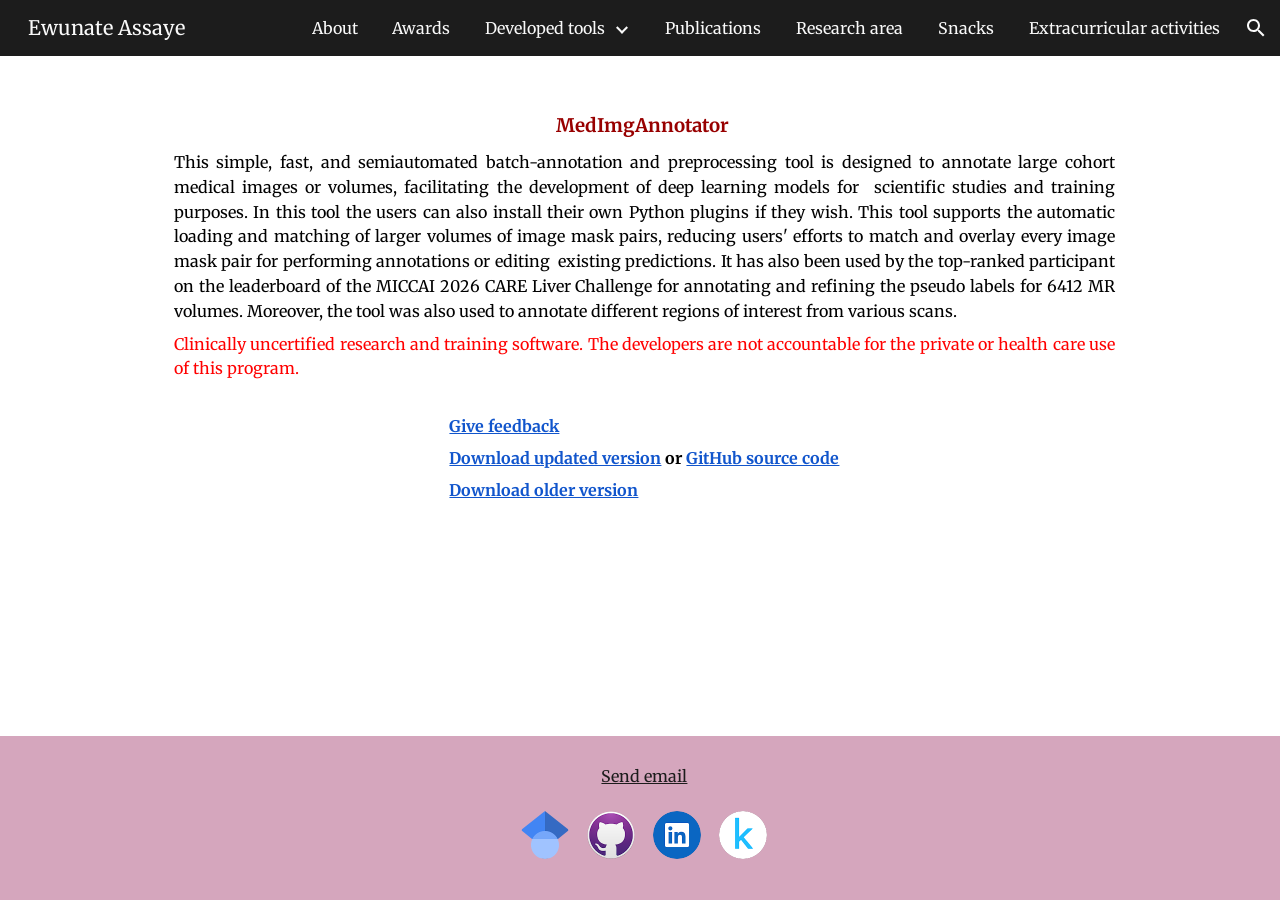
<file: developed-tools/medimgannotator.html>
<!DOCTYPE html>
<html lang="en-US" itemscope itemtype="http://schema.org/WebPage">
  <head>
    <meta charset="utf-8">
    <meta name="google-site-verification" content="DNzeOyIBN3tMV3NE3XVi2rGsx4pCA0A5hlCcYGI1oqs" />
    <meta name="viewport" content="width=device-width, initial-scale=1">
    <meta http-equiv="X-UA-Compatible" content="IE=edge">
    <meta name="referrer" content="origin">
    <link rel="canonical" href="https://ewunateassaye.github.io/developed-tools/medimgannotator.html">
    <meta name="author" content="Ewunate Assaye">
    <meta name="description" content="Ewunate Assaye - MedImgAnnotator">
    <link rel="icon" type="image/png" href="../assets/images/favicon.png?v=2">
    <meta property="og:title" content="Ewunate Assaye - MedImgAnnotator">
    <meta property="og:type" content="website">
    <meta property="og:url" content="https://ewunateassaye.github.io/developed-tools/medimgannotator.html">
    <meta property="og:description" content="MedImgAnnotator
    ">
    <meta itemprop="name" content="Ewunate Assaye - MedImgAnnotator">
    <meta itemprop="description" content="MedImgAnnotator
    ">
    <meta itemprop="url" content="https://ewunateassaye.github.io/developed-tools/medimgannotator.html">
    <meta itemprop="thumbnailUrl" content="../assets/images/about_01.jpg">
    <meta itemprop="image" content="../assets/images/about_01.jpg">
    <meta itemprop="imageUrl" content="../assets/images/about_01.jpg">
    <meta property="og:image" content="../assets/images/about_01.jpg">
    <link href="https://fonts.googleapis.com/css?family=Google+Sans:400,500|Roboto:300,400,500,700|Source+Code+Pro:400,700&amp;display=swap" rel="stylesheet" nonce="cKg7NQFIEhf-GcjG22z_gg">
    <link href="https://fonts.googleapis.com/css?family=Merriweather%3Ai%2Cbi%2C700%2C400&amp;display=swap" rel="stylesheet" nonce="cKg7NQFIEhf-GcjG22z_gg">
    <link rel="stylesheet" href="../assets/sites-ewunate.css" data-id="_cl" nonce="cKg7NQFIEhf-GcjG22z_gg">

    <title>Ewunate Assaye - MedImgAnnotator</title>
    <style jsname="ptDGoc" nonce="cKg7NQFIEhf-GcjG22z_gg">.htnAL{height: 27.0pt; font-size: 12.0pt; font-family: Merriweather; font-weight: 400; font-style: normal;}.QmpIrf{background-color: rgba(255,255,255,1); color: rgba(28,28,28,1); border-color: rgba(28,28,28,1);}.xkUom{background-color: rgba(0,0,0,0); color: rgba(28,28,28,1); border-color: rgba(28,28,28,1);}.KjwKmc{background-color: rgba(0,0,0,0); color: rgba(28,28,28,1); border-color: rgba(0,0,0,0);}.qeLZfd .QmpIrf{background-color: rgba(0,255,255,1); color: rgba(28,28,28,1); border-color: rgba(0,255,255,1);}.qeLZfd .xkUom{background-color: rgba(0,0,0,0); color: rgba(28,28,28,1); border-color: rgba(28,28,28,1);}.qeLZfd .KjwKmc{background-color: rgba(0,0,0,0); color: rgba(28,28,28,1); border-color: rgba(0,0,0,0);}.lQAHbd .QmpIrf{background-color: rgba(0,255,255,1); color: rgba(28,28,28,1); border-color: rgba(0,255,255,1);}.lQAHbd .xkUom{background-color: rgba(0,0,0,0); color: rgba(28,28,28,1); border-color: rgba(28,28,28,1);}.lQAHbd .KjwKmc{background-color: rgba(0,0,0,0); color: rgba(28,28,28,1); border-color: rgba(0,0,0,0);}.tpmmCb .QmpIrf{background-color: rgba(255,255,255,1); color: rgba(28,28,28,1); border-color: rgba(28,28,28,1);}.tpmmCb .xkUom{background-color: rgba(0,0,0,0); color: rgba(28,28,28,1); border-color: rgba(28,28,28,1);}.tpmmCb .KjwKmc{background-color: rgba(0,0,0,0); color: rgba(28,28,28,1); border-color: rgba(0,0,0,0);}.nyKByd .QmpIrf{background-color: rgba(0,255,255,1); color: rgba(28,28,28,1); border-color: rgba(0,255,255,1);}.nyKByd .xkUom{background-color: rgba(0,0,0,0); color: rgba(0,255,255,1); border-color: rgba(0,255,255,1);}.nyKByd .KjwKmc{background-color: rgba(0,0,0,0); color: rgba(0,255,255,1); border-color: rgba(0,0,0,0);}.iwQgFb{background-color: rgba(0,0,0,0.150000006); height: 2.0px; margin-top: 8.5px;}.qeLZfd .iwQgFb{background-color: rgba(0,0,0,0.150000006); height: 2.0px; margin-top: 8.5px;}.lQAHbd .iwQgFb{background-color: rgba(0,0,0,0.150000006); height: 2.0px; margin-top: 8.5px;}.CbiMKe{background-color: rgba(28,28,28,1);}.qeLZfd .CbiMKe{background-color: rgba(0,255,255,1);}.lQAHbd .CbiMKe{background-color: rgba(0,255,255,1);}.tpmmCb .CbiMKe{background-color: rgba(0,255,255,1);}.nyKByd .CbiMKe{background-color: rgba(0,255,255,1);}.PsKE7e{font-family: Merriweather;}.TlfmSc{font-family: Merriweather;}.Zjiec{font-family: Merriweather;}@media only screen and (max-width: 479px){.TlfmSc{font-size: 13.0pt;}}@media only screen and (min-width: 480px) and (max-width: 767px){.TlfmSc{font-size: 14.0pt;}}@media only screen and (min-width: 768px) and (max-width: 1279px){.TlfmSc{font-size: 15.0pt;}}@media only screen and (min-width: 1280px){.TlfmSc{font-size: 15.0pt;}}@media only screen and (max-width: 479px){.Zjiec{font-size: 16.0pt;}}@media only screen and (min-width: 480px) and (max-width: 767px){.Zjiec{font-size: 18.0pt;}}@media only screen and (min-width: 768px) and (max-width: 1279px){.Zjiec{font-size: 20.0pt;}}@media only screen and (min-width: 1280px){.Zjiec{font-size: 20.0pt;}}@media only screen and (max-width: 479px){.PsKE7e{font-size: 12.0pt;}}@media only screen and (min-width: 480px) and (max-width: 767px){.PsKE7e{font-size: 12.0pt;}}@media only screen and (min-width: 768px) and (max-width: 1279px){.PsKE7e{font-size: 12.0pt;}}@media only screen and (min-width: 1280px){.PsKE7e{font-size: 12.0pt;}}.hDrhEe{padding-top: 8.0px; padding-bottom: 8.0px;}.Zjiec{margin: 48px 32px 62px 48px;}.XMyrgf{margin: 48px 32px 0 48px;}.JzO0Vc{background-color: rgba(28,28,28,1);}.zDUgLc{background-color: rgba(28,28,28,1);}.eWDljc{background-color: rgba(28,28,28,1);}.wgxiMe{background-color: rgba(28,28,28,1);}.YSH9J{color: rgba(249,249,249,1);}.iWs3gf.chg4Jd:focus{background-color: rgba(249,249,249,0.1199999973);}.oNsfjf{color: rgba(249,249,249,1);}.YSH9J:not(.tCHXDc):not(.TlfmSc):not(.M9vuGd):hover{color: rgba(249,249,249,0.8199999928);}.oNsfjf:not(.tCHXDc):not(.Zjiec):not(.lhZOrc):hover{color: rgba(249,249,249,0.8199999928);}.GBy4H .YSH9J{color: rgba(249,249,249,1);}.GBy4H .iWs3gf.chg4Jd:focus{background-color: rgba(249,249,249,0.1199999973);}.GBy4H .PsKE7e.YSH9J:not(.M9vuGd):hover{color: rgba(249,249,249,0.8199999928);}.LBrwzc .YSH9J{color: rgba(28,28,28,1);}.LBrwzc .iWs3gf.chg4Jd:focus{background-color: rgba(28,28,28,0.1199999973);}.LBrwzc .PsKE7e.YSH9J:not(.M9vuGd):hover{color: rgba(28,28,28,0.8199999928);}.GBy4H .oNsfjf{color: rgba(249,249,249,1);}.GBy4H .PsKE7e.oNsfjf:not(.lhZOrc):hover{color: rgba(249,249,249,0.8199999928);}.LBrwzc .oNsfjf{color: rgba(28,28,28,1);}.LBrwzc .PsKE7e.oNsfjf:not(.lhZOrc):hover{color: rgba(28,28,28,0.8199999928);}.M9vuGd .aJHbb{color: rgba(0,255,255,1); font-weight: bold;}.GBy4H .M9vuGd .aJHbb{color: rgba(0,255,255,1); font-weight: bold;}.LBrwzc .M9vuGd .aJHbb{color: rgba(28,28,28,1); font-weight: bold;}.lhZOrc{background-color: rgba(0,255,255,1); color: rgba(28,28,28,1);}.lhZOrc{background-color: rgba(0,255,255,1); color: rgba(28,28,28,1);}.lhZOrc{background-color: rgba(0,234,234,1); color: rgba(28,28,28,1);}.LB7kq{padding-bottom: 56px; padding-top: 112px;}.qnVSj{color: rgba(28,28,28,1);}.zfr3Q{color: rgba(28,28,28,1);}.qeLZfd .qnVSj{color: rgba(28,28,28,1);}.qeLZfd .zfr3Q{color: rgba(28,28,28,1);}.lQAHbd .qnVSj{color: rgba(28,28,28,1);}.lQAHbd .zfr3Q{color: rgba(28,28,28,1);}.tpmmCb .qnVSj{color: rgba(28,28,28,1);}.tpmmCb .zfr3Q{color: rgba(28,28,28,1);}.nyKByd .qnVSj{color: rgba(249,249,249,1);}.nyKByd .zfr3Q{color: rgba(249,249,249,1);}.qLrapd{color: rgba(28,28,28,1);}.duRjpb{color: rgba(28,28,28,1);}.duRjpb .OUGEr{color: rgba(28,28,28,1);}.qeLZfd .qLrapd{color: rgba(152,0,0,1);}.qeLZfd .duRjpb{color: rgba(152,0,0,1);}.qeLZfd .duRjpb .OUGEr{color: rgba(152,0,0,1);}.lQAHbd .qLrapd{color: rgba(28,28,28,1);}.lQAHbd .duRjpb{color: rgba(28,28,28,1);}.lQAHbd .duRjpb .OUGEr{color: rgba(28,28,28,1);}.tpmmCb .qLrapd{color: rgba(28,28,28,1);}.tpmmCb .duRjpb{color: rgba(28,28,28,1);}.tpmmCb .duRjpb .OUGEr{color: rgba(28,28,28,1);}.nyKByd .qLrapd{color: rgba(249,249,249,1);}.nyKByd .duRjpb{color: rgba(249,249,249,1);}.nyKByd .duRjpb .OUGEr{color: rgba(249,249,249,1);}.aHM7ed{color: rgba(28,28,28,1);}.JYVBee{color: rgba(28,28,28,1);}.JYVBee .OUGEr{color: rgba(28,28,28,1);}.qeLZfd .aHM7ed{color: rgba(152,0,0,1);}.qeLZfd .JYVBee{color: rgba(152,0,0,1);}.qeLZfd .JYVBee .OUGEr{color: rgba(152,0,0,1);}.lQAHbd .aHM7ed{color: rgba(28,28,28,1);}.lQAHbd .JYVBee{color: rgba(28,28,28,1);}.lQAHbd .JYVBee .OUGEr{color: rgba(28,28,28,1);}.tpmmCb .aHM7ed{color: rgba(28,28,28,1);}.tpmmCb .JYVBee{color: rgba(28,28,28,1);}.tpmmCb .JYVBee .OUGEr{color: rgba(28,28,28,1);}.nyKByd .aHM7ed{color: rgba(249,249,249,1);}.nyKByd .JYVBee{color: rgba(249,249,249,1);}.nyKByd .JYVBee .OUGEr{color: rgba(249,249,249,1);}.NHD4Gf{color: rgba(28,28,28,1);}.OmQG5e{color: rgba(28,28,28,1);}.OmQG5e .OUGEr{color: rgba(28,28,28,1);}.qeLZfd .NHD4Gf{color: rgba(152,0,0,1);}.qeLZfd .OmQG5e{color: rgba(152,0,0,1);}.qeLZfd .OmQG5e .OUGEr{color: rgba(152,0,0,1);}.lQAHbd .NHD4Gf{color: rgba(28,28,28,1);}.lQAHbd .OmQG5e{color: rgba(28,28,28,1);}.lQAHbd .OmQG5e .OUGEr{color: rgba(28,28,28,1);}.tpmmCb .NHD4Gf{color: rgba(28,28,28,1);}.tpmmCb .OmQG5e{color: rgba(28,28,28,1);}.tpmmCb .OmQG5e .OUGEr{color: rgba(28,28,28,1);}.nyKByd .NHD4Gf{color: rgba(249,249,249,1);}.nyKByd .OmQG5e{color: rgba(249,249,249,1);}.nyKByd .OmQG5e .OUGEr{color: rgba(249,249,249,1);}.Glwbz{color: rgba(28,28,28,1);}.TMjjoe{color: rgba(28,28,28,1);}.qeLZfd .Glwbz{color: rgba(28,28,28,1);}.qeLZfd .TMjjoe{color: rgba(28,28,28,1);}.lQAHbd .Glwbz{color: rgba(28,28,28,1);}.lQAHbd .TMjjoe{color: rgba(28,28,28,1);}.tpmmCb .Glwbz{color: rgba(28,28,28,1);}.tpmmCb .TMjjoe{color: rgba(28,28,28,1);}.nyKByd .Glwbz{color: rgba(249,249,249,1);}.nyKByd .TMjjoe{color: rgba(249,249,249,1);}.aw5Odc{color: rgba(28,28,28,1);}a.chg4Jd:focus{box-shadow: 0 0 0 2px rgba(255, 255, 255, 0.8), 0 0 0 4px rgba(28, 28, 28, 1);}.htnAL:focus-within{box-shadow: 0 0 0 2px rgba(255, 255, 255, 0.8), 0 0 0 4px rgba(28, 28, 28, 1);}.qeLZfd .aw5Odc{color: rgba(28,28,28,1);}.qeLZfd a.chg4Jd:focus{box-shadow: 0 0 0 2px rgba(255, 255, 255, 0.8), 0 0 0 4px rgba(28, 28, 28, 1);}.qeLZfd .htnAL:focus-within{box-shadow: 0 0 0 2px rgba(255, 255, 255, 0.8), 0 0 0 4px rgba(28, 28, 28, 1);}.lQAHbd .aw5Odc{color: rgba(28,28,28,1);}.lQAHbd a.chg4Jd:focus{box-shadow: 0 0 0 2px rgba(255, 255, 255, 0.8), 0 0 0 4px rgba(28, 28, 28, 1);}.lQAHbd .htnAL:focus-within{box-shadow: 0 0 0 2px rgba(255, 255, 255, 0.8), 0 0 0 4px rgba(28, 28, 28, 1);}.tpmmCb .aw5Odc{color: rgba(28,28,28,1);}.tpmmCb a.chg4Jd:focus{box-shadow: 0 0 0 2px rgba(255, 255, 255, 0.8), 0 0 0 4px rgba(28, 28, 28, 1);}.tpmmCb .htnAL:focus-within{box-shadow: 0 0 0 2px rgba(255, 255, 255, 0.8), 0 0 0 4px rgba(28, 28, 28, 1);}.nyKByd .aw5Odc{color: rgba(249,249,249,1);}.nyKByd a.chg4Jd:focus{box-shadow: 0 0 0 2px rgba(255, 255, 255, 0.8), 0 0 0 4px rgba(249, 249, 249, 1);}.nyKByd .htnAL:focus-within{box-shadow: 0 0 0 2px rgba(255, 255, 255, 0.8), 0 0 0 4px rgba(249, 249, 249, 1);}.ImnMyf{color: rgba(28,28,28,1);}.Vs12Bd{color: rgba(28,28,28,1);}.S5d9Rd{color: rgba(28,28,28,1);}.yaqOZd:before{display: block; background-color: rgba(255,255,255,1);}.yaqOZd.qeLZfd:before{display: block; background-color: rgba(74,134,232,1);}.yaqOZd.lQAHbd:before{display: block; background-color: rgba(213,166,189,1);}.O13XJf{height: 340px;}.nyKByd .Wew9ke{fill: rgba(255,255,255,1);}.tpmmCb .Wew9ke{fill: rgba(0,0,0,0.5400000215);}@media only screen and (max-width: 479px){.O13XJf{height: 250px;}}.SBrW1{height: 430px;}.M63kCb{background-color: rgba(255,255,255,1);}.xgQ6eb{background-color: rgba(255,255,255,1);}.mtsG9b{background-color: rgba(0,0,0,0.0299999993); outline-color: rgba(0,0,0,0.1000000015);}.qeLZfd .mtsG9b{background-color: rgba(0,0,0,0.0299999993); outline-color: rgba(0,0,0,0.1000000015);}.lQAHbd .mtsG9b{background-color: rgba(0,0,0,0.0299999993); outline-color: rgba(0,0,0,0.1000000015);}.Mt0nFe{border-color: rgba(0,0,0,0.1000000015);}.qeLZfd .Mt0nFe{border-color: rgba(0,0,0,0.1000000015);}.lQAHbd .Mt0nFe{border-color: rgba(0,0,0,0.1000000015);}.ImnMyf{background-color: rgba(255,255,255,1);}.Vs12Bd{background-color: rgba(74,134,232,1);}.S5d9Rd{background-color: rgba(213,166,189,1);}.Wwnuce:not(.zX62Be){color: rgba(0,0,0,0.5400000215); fill: rgba(0,0,0,0.5400000215);}.qeLZfd .Wwnuce:not(.zX62Be){color: rgba(0,0,0,0.5400000215); fill: rgba(0,0,0,0.5400000215);}.lQAHbd .Wwnuce:not(.zX62Be){color: rgba(0,0,0,0.5400000215); fill: rgba(0,0,0,0.5400000215);}.tpmmCb .Wwnuce:not(.zX62Be){color: rgba(0,0,0,0.5400000215); fill: rgba(0,0,0,0.5400000215);}.nyKByd .Wwnuce:not(.zX62Be){color: rgba(255,255,255,0.3199999928); fill: rgba(255,255,255,0.3199999928);}.yaqOZd.O13XJf:before{background-color: rgba(0,255,255,1);}.CMArNe{background-color: rgba(0,255,255,1);}@media only screen and (min-width: 768px){.yaqOZd:not(.LB7kq):not(.WxWicb){padding-top: 1.5rem; padding-bottom: 1.5rem;}}.j5pSsc{padding-left: 5px; padding-right: 5px;}.ZcASvf-AhqUyc-R6PoUb.SQVYQc .QjXeod{padding-top: 30.0%;}.ZcASvf-AhqUyc-R6PoUb.SQVYQc .KpytNd{width: 15.0%;}@media only screen{.ZcASvf-AhqUyc-R6PoUb.SQVYQc .LkDMRd{padding-left: 15.0%; padding-right: 15.0%;}}@media only screen{.ZcASvf-AhqUyc-R6PoUb.pdLmec .thH0zb{padding-left: 15.0%; padding-right: 15.0%;}}@media only screen{.ZcASvf-AhqUyc-R6PoUb .JFjBQd{left: -17.647058823529413%; right: -17.647058823529413%;}}@media only screen{.ZcASvf-AhqUyc-R6PoUb .JFjBQd .RQS9hb{left: 30.0%; width: 40.0%;}}.Ktthjf-AhqUyc-R6PoUb.SQVYQc .QjXeod{padding-top: 30.0%;}.Ktthjf-AhqUyc-R6PoUb.SQVYQc .KpytNd{width: 15.0%;}@media only screen and (min-width: 480px){.Ktthjf-AhqUyc-R6PoUb.SQVYQc .LkDMRd{padding-left: 15.0%; padding-right: 15.0%;}}@media only screen and (min-width: 480px){.Ktthjf-AhqUyc-R6PoUb.pdLmec .thH0zb{padding-left: 15.0%; padding-right: 15.0%;}}@media only screen and (min-width: 480px){.Ktthjf-AhqUyc-R6PoUb .JFjBQd{left: -17.647058823529413%; right: -17.647058823529413%;}}@media only screen and (min-width: 480px){.Ktthjf-AhqUyc-R6PoUb .JFjBQd .RQS9hb{left: 30.0%; width: 40.0%;}}.Ft7HRd-AhqUyc-R6PoUb.SQVYQc .QjXeod{padding-top: 30.0%;}.Ft7HRd-AhqUyc-R6PoUb.SQVYQc .KpytNd{width: 15.0%;}@media only screen and (min-width: 768px){.Ft7HRd-AhqUyc-R6PoUb.SQVYQc .LkDMRd{padding-left: 15.0%; padding-right: 15.0%;}}@media only screen and (min-width: 768px){.Ft7HRd-AhqUyc-R6PoUb.pdLmec .thH0zb{padding-left: 15.0%; padding-right: 15.0%;}}@media only screen and (min-width: 768px){.Ft7HRd-AhqUyc-R6PoUb .JFjBQd{left: -17.647058823529413%; right: -17.647058823529413%;}}@media only screen and (min-width: 768px){.Ft7HRd-AhqUyc-R6PoUb .JFjBQd .RQS9hb{left: 30.0%; width: 40.0%;}}.ZcASvf-AhqUyc-ibL1re.SQVYQc .QjXeod{padding-top: 15.0%;}.ZcASvf-AhqUyc-ibL1re.SQVYQc .KpytNd{width: 7.5%;}@media only screen{.ZcASvf-AhqUyc-ibL1re.SQVYQc .LkDMRd{padding-left: 7.5%; padding-right: 7.5%;}}@media only screen{.ZcASvf-AhqUyc-ibL1re.pdLmec .thH0zb{padding-left: 7.5%; padding-right: 7.5%;}}@media only screen{.ZcASvf-AhqUyc-ibL1re .JFjBQd{left: -8.108108108108107%; right: -8.108108108108107%;}}@media only screen{.ZcASvf-AhqUyc-ibL1re .JFjBQd .RQS9hb{left: 15.0%; width: 70.0%;}}.Ktthjf-AhqUyc-ibL1re.SQVYQc .QjXeod{padding-top: 15.0%;}.Ktthjf-AhqUyc-ibL1re.SQVYQc .KpytNd{width: 7.5%;}@media only screen and (min-width: 480px){.Ktthjf-AhqUyc-ibL1re.SQVYQc .LkDMRd{padding-left: 7.5%; padding-right: 7.5%;}}@media only screen and (min-width: 480px){.Ktthjf-AhqUyc-ibL1re.pdLmec .thH0zb{padding-left: 7.5%; padding-right: 7.5%;}}@media only screen and (min-width: 480px){.Ktthjf-AhqUyc-ibL1re .JFjBQd{left: -8.108108108108107%; right: -8.108108108108107%;}}@media only screen and (min-width: 480px){.Ktthjf-AhqUyc-ibL1re .JFjBQd .RQS9hb{left: 15.0%; width: 70.0%;}}.Ft7HRd-AhqUyc-ibL1re.SQVYQc .QjXeod{padding-top: 15.0%;}.Ft7HRd-AhqUyc-ibL1re.SQVYQc .KpytNd{width: 7.5%;}@media only screen and (min-width: 768px){.Ft7HRd-AhqUyc-ibL1re.SQVYQc .LkDMRd{padding-left: 7.5%; padding-right: 7.5%;}}@media only screen and (min-width: 768px){.Ft7HRd-AhqUyc-ibL1re.pdLmec .thH0zb{padding-left: 7.5%; padding-right: 7.5%;}}@media only screen and (min-width: 768px){.Ft7HRd-AhqUyc-ibL1re .JFjBQd{left: -8.108108108108107%; right: -8.108108108108107%;}}@media only screen and (min-width: 768px){.Ft7HRd-AhqUyc-ibL1re .JFjBQd .RQS9hb{left: 15.0%; width: 70.0%;}}.ZcASvf-AhqUyc-c5RTEf.SQVYQc .QjXeod{padding-top: 10.0%;}.ZcASvf-AhqUyc-c5RTEf.SQVYQc .KpytNd{width: 5.0%;}@media only screen{.ZcASvf-AhqUyc-c5RTEf.SQVYQc .LkDMRd{padding-left: 5.0%; padding-right: 5.0%;}}@media only screen{.ZcASvf-AhqUyc-c5RTEf.pdLmec .thH0zb{padding-left: 5.0%; padding-right: 5.0%;}}@media only screen{.ZcASvf-AhqUyc-c5RTEf .JFjBQd{left: -5.263157894736842%; right: -5.263157894736842%;}}@media only screen{.ZcASvf-AhqUyc-c5RTEf .JFjBQd .RQS9hb{left: 10.0%; width: 80.0%;}}.Ktthjf-AhqUyc-c5RTEf.SQVYQc .QjXeod{padding-top: 10.0%;}.Ktthjf-AhqUyc-c5RTEf.SQVYQc .KpytNd{width: 5.0%;}@media only screen and (min-width: 480px){.Ktthjf-AhqUyc-c5RTEf.SQVYQc .LkDMRd{padding-left: 5.0%; padding-right: 5.0%;}}@media only screen and (min-width: 480px){.Ktthjf-AhqUyc-c5RTEf.pdLmec .thH0zb{padding-left: 5.0%; padding-right: 5.0%;}}@media only screen and (min-width: 480px){.Ktthjf-AhqUyc-c5RTEf .JFjBQd{left: -5.263157894736842%; right: -5.263157894736842%;}}@media only screen and (min-width: 480px){.Ktthjf-AhqUyc-c5RTEf .JFjBQd .RQS9hb{left: 10.0%; width: 80.0%;}}.Ft7HRd-AhqUyc-c5RTEf.SQVYQc .QjXeod{padding-top: 10.0%;}.Ft7HRd-AhqUyc-c5RTEf.SQVYQc .KpytNd{width: 5.0%;}@media only screen and (min-width: 768px){.Ft7HRd-AhqUyc-c5RTEf.SQVYQc .LkDMRd{padding-left: 5.0%; padding-right: 5.0%;}}@media only screen and (min-width: 768px){.Ft7HRd-AhqUyc-c5RTEf.pdLmec .thH0zb{padding-left: 5.0%; padding-right: 5.0%;}}@media only screen and (min-width: 768px){.Ft7HRd-AhqUyc-c5RTEf .JFjBQd{left: -5.263157894736842%; right: -5.263157894736842%;}}@media only screen and (min-width: 768px){.Ft7HRd-AhqUyc-c5RTEf .JFjBQd .RQS9hb{left: 10.0%; width: 80.0%;}}.ZcASvf-AhqUyc-II5mzb.SQVYQc .QjXeod{padding-top: 7.5%;}.ZcASvf-AhqUyc-II5mzb.SQVYQc .KpytNd{width: 3.75%;}@media only screen{.ZcASvf-AhqUyc-II5mzb.SQVYQc .LkDMRd{padding-left: 3.75%; padding-right: 3.75%;}}@media only screen{.ZcASvf-AhqUyc-II5mzb.pdLmec .thH0zb{padding-left: 3.75%; padding-right: 3.75%;}}@media only screen{.ZcASvf-AhqUyc-II5mzb .JFjBQd{left: -3.896103896103896%; right: -3.896103896103896%;}}@media only screen{.ZcASvf-AhqUyc-II5mzb .JFjBQd .RQS9hb{left: 7.5%; width: 85.0%;}}.Ktthjf-AhqUyc-II5mzb.SQVYQc .QjXeod{padding-top: 7.5%;}.Ktthjf-AhqUyc-II5mzb.SQVYQc .KpytNd{width: 3.75%;}@media only screen and (min-width: 480px){.Ktthjf-AhqUyc-II5mzb.SQVYQc .LkDMRd{padding-left: 3.75%; padding-right: 3.75%;}}@media only screen and (min-width: 480px){.Ktthjf-AhqUyc-II5mzb.pdLmec .thH0zb{padding-left: 3.75%; padding-right: 3.75%;}}@media only screen and (min-width: 480px){.Ktthjf-AhqUyc-II5mzb .JFjBQd{left: -3.896103896103896%; right: -3.896103896103896%;}}@media only screen and (min-width: 480px){.Ktthjf-AhqUyc-II5mzb .JFjBQd .RQS9hb{left: 7.5%; width: 85.0%;}}.Ft7HRd-AhqUyc-II5mzb.SQVYQc .QjXeod{padding-top: 7.5%;}.Ft7HRd-AhqUyc-II5mzb.SQVYQc .KpytNd{width: 3.75%;}@media only screen and (min-width: 768px){.Ft7HRd-AhqUyc-II5mzb.SQVYQc .LkDMRd{padding-left: 3.75%; padding-right: 3.75%;}}@media only screen and (min-width: 768px){.Ft7HRd-AhqUyc-II5mzb.pdLmec .thH0zb{padding-left: 3.75%; padding-right: 3.75%;}}@media only screen and (min-width: 768px){.Ft7HRd-AhqUyc-II5mzb .JFjBQd{left: -3.896103896103896%; right: -3.896103896103896%;}}@media only screen and (min-width: 768px){.Ft7HRd-AhqUyc-II5mzb .JFjBQd .RQS9hb{left: 7.5%; width: 85.0%;}}.ZcASvf-AhqUyc-wNfPc.SQVYQc .QjXeod{padding-top: 6.0%;}.ZcASvf-AhqUyc-wNfPc.SQVYQc .KpytNd{width: 3.0%;}@media only screen{.ZcASvf-AhqUyc-wNfPc.SQVYQc .LkDMRd{padding-left: 3.0%; padding-right: 3.0%;}}@media only screen{.ZcASvf-AhqUyc-wNfPc.pdLmec .thH0zb{padding-left: 3.0%; padding-right: 3.0%;}}@media only screen{.ZcASvf-AhqUyc-wNfPc .JFjBQd{left: -3.0927835051546393%; right: -3.0927835051546393%;}}@media only screen{.ZcASvf-AhqUyc-wNfPc .JFjBQd .RQS9hb{left: 6.0%; width: 88.0%;}}.Ktthjf-AhqUyc-wNfPc.SQVYQc .QjXeod{padding-top: 6.0%;}.Ktthjf-AhqUyc-wNfPc.SQVYQc .KpytNd{width: 3.0%;}@media only screen and (min-width: 480px){.Ktthjf-AhqUyc-wNfPc.SQVYQc .LkDMRd{padding-left: 3.0%; padding-right: 3.0%;}}@media only screen and (min-width: 480px){.Ktthjf-AhqUyc-wNfPc.pdLmec .thH0zb{padding-left: 3.0%; padding-right: 3.0%;}}@media only screen and (min-width: 480px){.Ktthjf-AhqUyc-wNfPc .JFjBQd{left: -3.0927835051546393%; right: -3.0927835051546393%;}}@media only screen and (min-width: 480px){.Ktthjf-AhqUyc-wNfPc .JFjBQd .RQS9hb{left: 6.0%; width: 88.0%;}}.Ft7HRd-AhqUyc-wNfPc.SQVYQc .QjXeod{padding-top: 6.0%;}.Ft7HRd-AhqUyc-wNfPc.SQVYQc .KpytNd{width: 3.0%;}@media only screen and (min-width: 768px){.Ft7HRd-AhqUyc-wNfPc.SQVYQc .LkDMRd{padding-left: 3.0%; padding-right: 3.0%;}}@media only screen and (min-width: 768px){.Ft7HRd-AhqUyc-wNfPc.pdLmec .thH0zb{padding-left: 3.0%; padding-right: 3.0%;}}@media only screen and (min-width: 768px){.Ft7HRd-AhqUyc-wNfPc .JFjBQd{left: -3.0927835051546393%; right: -3.0927835051546393%;}}@media only screen and (min-width: 768px){.Ft7HRd-AhqUyc-wNfPc .JFjBQd .RQS9hb{left: 6.0%; width: 88.0%;}}.ZcASvf-AhqUyc-qWD73c.SQVYQc .QjXeod{padding-top: 5.0%;}.ZcASvf-AhqUyc-qWD73c.SQVYQc .KpytNd{width: 2.5%;}@media only screen{.ZcASvf-AhqUyc-qWD73c.SQVYQc .LkDMRd{padding-left: 2.5%; padding-right: 2.5%;}}@media only screen{.ZcASvf-AhqUyc-qWD73c.pdLmec .thH0zb{padding-left: 2.5%; padding-right: 2.5%;}}@media only screen{.ZcASvf-AhqUyc-qWD73c .JFjBQd{left: -2.5641025641025643%; right: -2.5641025641025643%;}}@media only screen{.ZcASvf-AhqUyc-qWD73c .JFjBQd .RQS9hb{left: 5.0%; width: 90.0%;}}.Ktthjf-AhqUyc-qWD73c.SQVYQc .QjXeod{padding-top: 5.0%;}.Ktthjf-AhqUyc-qWD73c.SQVYQc .KpytNd{width: 2.5%;}@media only screen and (min-width: 480px){.Ktthjf-AhqUyc-qWD73c.SQVYQc .LkDMRd{padding-left: 2.5%; padding-right: 2.5%;}}@media only screen and (min-width: 480px){.Ktthjf-AhqUyc-qWD73c.pdLmec .thH0zb{padding-left: 2.5%; padding-right: 2.5%;}}@media only screen and (min-width: 480px){.Ktthjf-AhqUyc-qWD73c .JFjBQd{left: -2.5641025641025643%; right: -2.5641025641025643%;}}@media only screen and (min-width: 480px){.Ktthjf-AhqUyc-qWD73c .JFjBQd .RQS9hb{left: 5.0%; width: 90.0%;}}.Ft7HRd-AhqUyc-qWD73c.SQVYQc .QjXeod{padding-top: 5.0%;}.Ft7HRd-AhqUyc-qWD73c.SQVYQc .KpytNd{width: 2.5%;}@media only screen and (min-width: 768px){.Ft7HRd-AhqUyc-qWD73c.SQVYQc .LkDMRd{padding-left: 2.5%; padding-right: 2.5%;}}@media only screen and (min-width: 768px){.Ft7HRd-AhqUyc-qWD73c.pdLmec .thH0zb{padding-left: 2.5%; padding-right: 2.5%;}}@media only screen and (min-width: 768px){.Ft7HRd-AhqUyc-qWD73c .JFjBQd{left: -2.5641025641025643%; right: -2.5641025641025643%;}}@media only screen and (min-width: 768px){.Ft7HRd-AhqUyc-qWD73c .JFjBQd .RQS9hb{left: 5.0%; width: 90.0%;}}.ZcASvf-AhqUyc-OwsYgb.SQVYQc .QjXeod{padding-top: 4.285714285714286%;}.ZcASvf-AhqUyc-OwsYgb.SQVYQc .KpytNd{width: 2.142857142857143%;}@media only screen{.ZcASvf-AhqUyc-OwsYgb.SQVYQc .LkDMRd{padding-left: 2.142857142857143%; padding-right: 2.142857142857143%;}}@media only screen{.ZcASvf-AhqUyc-OwsYgb.pdLmec .thH0zb{padding-left: 2.142857142857143%; padding-right: 2.142857142857143%;}}@media only screen{.ZcASvf-AhqUyc-OwsYgb .JFjBQd{left: -2.18978102189781%; right: -2.18978102189781%;}}@media only screen{.ZcASvf-AhqUyc-OwsYgb .JFjBQd .RQS9hb{left: 4.285714285714286%; width: 91.42857142857143%;}}.Ktthjf-AhqUyc-OwsYgb.SQVYQc .QjXeod{padding-top: 4.285714285714286%;}.Ktthjf-AhqUyc-OwsYgb.SQVYQc .KpytNd{width: 2.142857142857143%;}@media only screen and (min-width: 480px){.Ktthjf-AhqUyc-OwsYgb.SQVYQc .LkDMRd{padding-left: 2.142857142857143%; padding-right: 2.142857142857143%;}}@media only screen and (min-width: 480px){.Ktthjf-AhqUyc-OwsYgb.pdLmec .thH0zb{padding-left: 2.142857142857143%; padding-right: 2.142857142857143%;}}@media only screen and (min-width: 480px){.Ktthjf-AhqUyc-OwsYgb .JFjBQd{left: -2.18978102189781%; right: -2.18978102189781%;}}@media only screen and (min-width: 480px){.Ktthjf-AhqUyc-OwsYgb .JFjBQd .RQS9hb{left: 4.285714285714286%; width: 91.42857142857143%;}}.Ft7HRd-AhqUyc-OwsYgb.SQVYQc .QjXeod{padding-top: 4.285714285714286%;}.Ft7HRd-AhqUyc-OwsYgb.SQVYQc .KpytNd{width: 2.142857142857143%;}@media only screen and (min-width: 768px){.Ft7HRd-AhqUyc-OwsYgb.SQVYQc .LkDMRd{padding-left: 2.142857142857143%; padding-right: 2.142857142857143%;}}@media only screen and (min-width: 768px){.Ft7HRd-AhqUyc-OwsYgb.pdLmec .thH0zb{padding-left: 2.142857142857143%; padding-right: 2.142857142857143%;}}@media only screen and (min-width: 768px){.Ft7HRd-AhqUyc-OwsYgb .JFjBQd{left: -2.18978102189781%; right: -2.18978102189781%;}}@media only screen and (min-width: 768px){.Ft7HRd-AhqUyc-OwsYgb .JFjBQd .RQS9hb{left: 4.285714285714286%; width: 91.42857142857143%;}}.ZcASvf-AhqUyc-OiUrBf.SQVYQc .QjXeod{padding-top: 3.75%;}.ZcASvf-AhqUyc-OiUrBf.SQVYQc .KpytNd{width: 1.875%;}@media only screen{.ZcASvf-AhqUyc-OiUrBf.SQVYQc .LkDMRd{padding-left: 1.875%; padding-right: 1.875%;}}@media only screen{.ZcASvf-AhqUyc-OiUrBf.pdLmec .thH0zb{padding-left: 1.875%; padding-right: 1.875%;}}@media only screen{.ZcASvf-AhqUyc-OiUrBf .JFjBQd{left: -1.910828025477707%; right: -1.910828025477707%;}}@media only screen{.ZcASvf-AhqUyc-OiUrBf .JFjBQd .RQS9hb{left: 3.75%; width: 92.5%;}}.Ktthjf-AhqUyc-OiUrBf.SQVYQc .QjXeod{padding-top: 3.75%;}.Ktthjf-AhqUyc-OiUrBf.SQVYQc .KpytNd{width: 1.875%;}@media only screen and (min-width: 480px){.Ktthjf-AhqUyc-OiUrBf.SQVYQc .LkDMRd{padding-left: 1.875%; padding-right: 1.875%;}}@media only screen and (min-width: 480px){.Ktthjf-AhqUyc-OiUrBf.pdLmec .thH0zb{padding-left: 1.875%; padding-right: 1.875%;}}@media only screen and (min-width: 480px){.Ktthjf-AhqUyc-OiUrBf .JFjBQd{left: -1.910828025477707%; right: -1.910828025477707%;}}@media only screen and (min-width: 480px){.Ktthjf-AhqUyc-OiUrBf .JFjBQd .RQS9hb{left: 3.75%; width: 92.5%;}}.Ft7HRd-AhqUyc-OiUrBf.SQVYQc .QjXeod{padding-top: 3.75%;}.Ft7HRd-AhqUyc-OiUrBf.SQVYQc .KpytNd{width: 1.875%;}@media only screen and (min-width: 768px){.Ft7HRd-AhqUyc-OiUrBf.SQVYQc .LkDMRd{padding-left: 1.875%; padding-right: 1.875%;}}@media only screen and (min-width: 768px){.Ft7HRd-AhqUyc-OiUrBf.pdLmec .thH0zb{padding-left: 1.875%; padding-right: 1.875%;}}@media only screen and (min-width: 768px){.Ft7HRd-AhqUyc-OiUrBf .JFjBQd{left: -1.910828025477707%; right: -1.910828025477707%;}}@media only screen and (min-width: 768px){.Ft7HRd-AhqUyc-OiUrBf .JFjBQd .RQS9hb{left: 3.75%; width: 92.5%;}}.ZcASvf-AhqUyc-Clt0zb.SQVYQc .QjXeod{padding-top: 3.3333333333333335%;}.ZcASvf-AhqUyc-Clt0zb.SQVYQc .KpytNd{width: 1.6666666666666667%;}@media only screen{.ZcASvf-AhqUyc-Clt0zb.SQVYQc .LkDMRd{padding-left: 1.6666666666666667%; padding-right: 1.6666666666666667%;}}@media only screen{.ZcASvf-AhqUyc-Clt0zb.pdLmec .thH0zb{padding-left: 1.6666666666666667%; padding-right: 1.6666666666666667%;}}@media only screen{.ZcASvf-AhqUyc-Clt0zb .JFjBQd{left: -1.6949152542372883%; right: -1.6949152542372883%;}}@media only screen{.ZcASvf-AhqUyc-Clt0zb .JFjBQd .RQS9hb{left: 3.3333333333333335%; width: 93.33333333333333%;}}.Ktthjf-AhqUyc-Clt0zb.SQVYQc .QjXeod{padding-top: 3.3333333333333335%;}.Ktthjf-AhqUyc-Clt0zb.SQVYQc .KpytNd{width: 1.6666666666666667%;}@media only screen and (min-width: 480px){.Ktthjf-AhqUyc-Clt0zb.SQVYQc .LkDMRd{padding-left: 1.6666666666666667%; padding-right: 1.6666666666666667%;}}@media only screen and (min-width: 480px){.Ktthjf-AhqUyc-Clt0zb.pdLmec .thH0zb{padding-left: 1.6666666666666667%; padding-right: 1.6666666666666667%;}}@media only screen and (min-width: 480px){.Ktthjf-AhqUyc-Clt0zb .JFjBQd{left: -1.6949152542372883%; right: -1.6949152542372883%;}}@media only screen and (min-width: 480px){.Ktthjf-AhqUyc-Clt0zb .JFjBQd .RQS9hb{left: 3.3333333333333335%; width: 93.33333333333333%;}}.Ft7HRd-AhqUyc-Clt0zb.SQVYQc .QjXeod{padding-top: 3.3333333333333335%;}.Ft7HRd-AhqUyc-Clt0zb.SQVYQc .KpytNd{width: 1.6666666666666667%;}@media only screen and (min-width: 768px){.Ft7HRd-AhqUyc-Clt0zb.SQVYQc .LkDMRd{padding-left: 1.6666666666666667%; padding-right: 1.6666666666666667%;}}@media only screen and (min-width: 768px){.Ft7HRd-AhqUyc-Clt0zb.pdLmec .thH0zb{padding-left: 1.6666666666666667%; padding-right: 1.6666666666666667%;}}@media only screen and (min-width: 768px){.Ft7HRd-AhqUyc-Clt0zb .JFjBQd{left: -1.6949152542372883%; right: -1.6949152542372883%;}}@media only screen and (min-width: 768px){.Ft7HRd-AhqUyc-Clt0zb .JFjBQd .RQS9hb{left: 3.3333333333333335%; width: 93.33333333333333%;}}.ZcASvf-AhqUyc-EehZO.SQVYQc .QjXeod{padding-top: 3.0%;}.ZcASvf-AhqUyc-EehZO.SQVYQc .KpytNd{width: 1.5%;}@media only screen{.ZcASvf-AhqUyc-EehZO.SQVYQc .LkDMRd{padding-left: 1.5%; padding-right: 1.5%;}}@media only screen{.ZcASvf-AhqUyc-EehZO.pdLmec .thH0zb{padding-left: 1.5%; padding-right: 1.5%;}}@media only screen{.ZcASvf-AhqUyc-EehZO .JFjBQd{left: -1.5228426395939088%; right: -1.5228426395939088%;}}@media only screen{.ZcASvf-AhqUyc-EehZO .JFjBQd .RQS9hb{left: 3.0%; width: 94.0%;}}.Ktthjf-AhqUyc-EehZO.SQVYQc .QjXeod{padding-top: 3.0%;}.Ktthjf-AhqUyc-EehZO.SQVYQc .KpytNd{width: 1.5%;}@media only screen and (min-width: 480px){.Ktthjf-AhqUyc-EehZO.SQVYQc .LkDMRd{padding-left: 1.5%; padding-right: 1.5%;}}@media only screen and (min-width: 480px){.Ktthjf-AhqUyc-EehZO.pdLmec .thH0zb{padding-left: 1.5%; padding-right: 1.5%;}}@media only screen and (min-width: 480px){.Ktthjf-AhqUyc-EehZO .JFjBQd{left: -1.5228426395939088%; right: -1.5228426395939088%;}}@media only screen and (min-width: 480px){.Ktthjf-AhqUyc-EehZO .JFjBQd .RQS9hb{left: 3.0%; width: 94.0%;}}.Ft7HRd-AhqUyc-EehZO.SQVYQc .QjXeod{padding-top: 3.0%;}.Ft7HRd-AhqUyc-EehZO.SQVYQc .KpytNd{width: 1.5%;}@media only screen and (min-width: 768px){.Ft7HRd-AhqUyc-EehZO.SQVYQc .LkDMRd{padding-left: 1.5%; padding-right: 1.5%;}}@media only screen and (min-width: 768px){.Ft7HRd-AhqUyc-EehZO.pdLmec .thH0zb{padding-left: 1.5%; padding-right: 1.5%;}}@media only screen and (min-width: 768px){.Ft7HRd-AhqUyc-EehZO .JFjBQd{left: -1.5228426395939088%; right: -1.5228426395939088%;}}@media only screen and (min-width: 768px){.Ft7HRd-AhqUyc-EehZO .JFjBQd .RQS9hb{left: 3.0%; width: 94.0%;}}.ZcASvf-AhqUyc-zQtlcf.SQVYQc .QjXeod{padding-top: 2.727272727272727%;}.ZcASvf-AhqUyc-zQtlcf.SQVYQc .KpytNd{width: 1.3636363636363635%;}@media only screen{.ZcASvf-AhqUyc-zQtlcf.SQVYQc .LkDMRd{padding-left: 1.3636363636363635%; padding-right: 1.3636363636363635%;}}@media only screen{.ZcASvf-AhqUyc-zQtlcf.pdLmec .thH0zb{padding-left: 1.3636363636363635%; padding-right: 1.3636363636363635%;}}@media only screen{.ZcASvf-AhqUyc-zQtlcf .JFjBQd{left: -1.3824884792626728%; right: -1.3824884792626728%;}}@media only screen{.ZcASvf-AhqUyc-zQtlcf .JFjBQd .RQS9hb{left: 2.727272727272727%; width: 94.54545454545455%;}}.Ktthjf-AhqUyc-zQtlcf.SQVYQc .QjXeod{padding-top: 2.727272727272727%;}.Ktthjf-AhqUyc-zQtlcf.SQVYQc .KpytNd{width: 1.3636363636363635%;}@media only screen and (min-width: 480px){.Ktthjf-AhqUyc-zQtlcf.SQVYQc .LkDMRd{padding-left: 1.3636363636363635%; padding-right: 1.3636363636363635%;}}@media only screen and (min-width: 480px){.Ktthjf-AhqUyc-zQtlcf.pdLmec .thH0zb{padding-left: 1.3636363636363635%; padding-right: 1.3636363636363635%;}}@media only screen and (min-width: 480px){.Ktthjf-AhqUyc-zQtlcf .JFjBQd{left: -1.3824884792626728%; right: -1.3824884792626728%;}}@media only screen and (min-width: 480px){.Ktthjf-AhqUyc-zQtlcf .JFjBQd .RQS9hb{left: 2.727272727272727%; width: 94.54545454545455%;}}.Ft7HRd-AhqUyc-zQtlcf.SQVYQc .QjXeod{padding-top: 2.727272727272727%;}.Ft7HRd-AhqUyc-zQtlcf.SQVYQc .KpytNd{width: 1.3636363636363635%;}@media only screen and (min-width: 768px){.Ft7HRd-AhqUyc-zQtlcf.SQVYQc .LkDMRd{padding-left: 1.3636363636363635%; padding-right: 1.3636363636363635%;}}@media only screen and (min-width: 768px){.Ft7HRd-AhqUyc-zQtlcf.pdLmec .thH0zb{padding-left: 1.3636363636363635%; padding-right: 1.3636363636363635%;}}@media only screen and (min-width: 768px){.Ft7HRd-AhqUyc-zQtlcf .JFjBQd{left: -1.3824884792626728%; right: -1.3824884792626728%;}}@media only screen and (min-width: 768px){.Ft7HRd-AhqUyc-zQtlcf .JFjBQd .RQS9hb{left: 2.727272727272727%; width: 94.54545454545455%;}}.ZcASvf-AhqUyc-uQSCkd.SQVYQc .QjXeod{padding-top: 2.5%;}.ZcASvf-AhqUyc-uQSCkd.SQVYQc .KpytNd{width: 1.25%;}@media only screen{.ZcASvf-AhqUyc-uQSCkd.SQVYQc .LkDMRd{padding-left: 1.25%; padding-right: 1.25%;}}@media only screen{.ZcASvf-AhqUyc-uQSCkd.pdLmec .thH0zb{padding-left: 1.25%; padding-right: 1.25%;}}@media only screen{.ZcASvf-AhqUyc-uQSCkd .JFjBQd{left: -1.2658227848101267%; right: -1.2658227848101267%;}}@media only screen{.ZcASvf-AhqUyc-uQSCkd .JFjBQd .RQS9hb{left: 2.5%; width: 95.0%;}}.Ktthjf-AhqUyc-uQSCkd.SQVYQc .QjXeod{padding-top: 2.5%;}.Ktthjf-AhqUyc-uQSCkd.SQVYQc .KpytNd{width: 1.25%;}@media only screen and (min-width: 480px){.Ktthjf-AhqUyc-uQSCkd.SQVYQc .LkDMRd{padding-left: 1.25%; padding-right: 1.25%;}}@media only screen and (min-width: 480px){.Ktthjf-AhqUyc-uQSCkd.pdLmec .thH0zb{padding-left: 1.25%; padding-right: 1.25%;}}@media only screen and (min-width: 480px){.Ktthjf-AhqUyc-uQSCkd .JFjBQd{left: -1.2658227848101267%; right: -1.2658227848101267%;}}@media only screen and (min-width: 480px){.Ktthjf-AhqUyc-uQSCkd .JFjBQd .RQS9hb{left: 2.5%; width: 95.0%;}}.Ft7HRd-AhqUyc-uQSCkd.SQVYQc .QjXeod{padding-top: 2.5%;}.Ft7HRd-AhqUyc-uQSCkd.SQVYQc .KpytNd{width: 1.25%;}@media only screen and (min-width: 768px){.Ft7HRd-AhqUyc-uQSCkd.SQVYQc .LkDMRd{padding-left: 1.25%; padding-right: 1.25%;}}@media only screen and (min-width: 768px){.Ft7HRd-AhqUyc-uQSCkd.pdLmec .thH0zb{padding-left: 1.25%; padding-right: 1.25%;}}@media only screen and (min-width: 768px){.Ft7HRd-AhqUyc-uQSCkd .JFjBQd{left: -1.2658227848101267%; right: -1.2658227848101267%;}}@media only screen and (min-width: 768px){.Ft7HRd-AhqUyc-uQSCkd .JFjBQd .RQS9hb{left: 2.5%; width: 95.0%;}}@media only screen and (min-width: 768px){.LB7kq.gk8rDe .db35Fc .zu5uec{padding-top: 1.5rem; padding-bottom: 1.5rem;}}@media only screen and (max-width: 767px){.dmUFtb{padding-top: 1.5rem;}}@media only screen and (max-width: 767px){.g5GTcb{padding-bottom: 1.5rem;}}@media only screen and (min-width: 768px){.db35Fc{padding-left: 48px; padding-right: 48px;}}@media only screen and (max-width: 479px){.LkDMRd{padding-left: 3.75%; padding-right: 3.75%;}}@media only screen and (min-width: 480px) and (max-width: 767px){.LkDMRd{padding-left: 2.5%; padding-right: 2.5%;}}@media only screen and (min-width: 480px) and (max-width: 767px){.db35Fc{max-width: 544px;}}@media only screen and (min-width: 480px) and (max-width: 767px){.ZZyype{max-width: 544px;}}.Iif4nf{padding-right: 48px; padding-left: 48px;}.HQwdzb .Depvyb{padding-top: 14px; padding-bottom: 14px;}.yaqOZd .db35Fc{max-width: 1280px;}.db35Fc .ZZyype{max-width: 1280px;}.CDt4Ke.zfr3Q{font-family: Merriweather; font-weight: 400; font-style: normal; font-variant: normal; vertical-align: baseline; text-decoration: none; display: block; line-height: 1.5; text-align: left; margin-left: 0.0pt; margin-right: 0.0pt; padding-left: 0.0pt; text-indent: 0.0pt; margin-top: 12.0pt; margin-bottom: 0.0pt; font-size: 12.0pt;}.TYR86d.zfr3Q{font-family: Merriweather; font-weight: 400; font-style: normal; font-variant: normal; vertical-align: baseline; font-size: 12.0pt;}.CDt4Ke.duRjpb{font-family: Merriweather; font-weight: 700; font-style: normal; font-variant: normal; vertical-align: baseline; text-decoration: none; display: block; line-height: 1.38; text-align: left; margin-left: 0.0pt; margin-right: 0.0pt; padding-left: 0.0pt; text-indent: 0.0pt; margin-top: 34.0pt; margin-bottom: 0.0pt;}.TYR86d.duRjpb{font-family: Merriweather; font-weight: 700; font-style: normal; font-variant: normal; vertical-align: baseline;}.CDt4Ke.duRjpb{font-size: 34.0pt;}.TYR86d.duRjpb{font-size: 34.0pt;}@media only screen and (max-width: 479px){.CDt4Ke.duRjpb{font-size: 25.0pt;}}@media only screen and (max-width: 479px){.TYR86d.duRjpb{font-size: 25.0pt;}}@media only screen and (min-width: 480px) and (max-width: 767px){.CDt4Ke.duRjpb{font-size: 30.0pt;}}@media only screen and (min-width: 480px) and (max-width: 767px){.TYR86d.duRjpb{font-size: 30.0pt;}}@media only screen and (min-width: 768px) and (max-width: 1279px){.CDt4Ke.duRjpb{font-size: 34.0pt;}}@media only screen and (min-width: 768px) and (max-width: 1279px){.TYR86d.duRjpb{font-size: 34.0pt;}}@media only screen and (min-width: 1280px){.CDt4Ke.duRjpb{font-size: 34.0pt;}}@media only screen and (min-width: 1280px){.TYR86d.duRjpb{font-size: 34.0pt;}}.CDt4Ke.JYVBee{font-family: Merriweather; font-weight: 700; font-style: normal; font-variant: normal; vertical-align: baseline; text-decoration: none; display: block; line-height: 1.5; text-align: left; margin-left: 0.0pt; margin-right: 0.0pt; padding-left: 0.0pt; text-indent: 0.0pt; margin-top: 18.0pt; margin-bottom: 0.0pt;}.TYR86d.JYVBee{font-family: Merriweather; font-weight: 700; font-style: normal; font-variant: normal; vertical-align: baseline;}.CDt4Ke.JYVBee{font-size: 24.0pt;}.TYR86d.JYVBee{font-size: 24.0pt;}@media only screen and (max-width: 479px){.CDt4Ke.JYVBee{font-size: 20.0pt;}}@media only screen and (max-width: 479px){.TYR86d.JYVBee{font-size: 20.0pt;}}@media only screen and (min-width: 480px) and (max-width: 767px){.CDt4Ke.JYVBee{font-size: 22.0pt;}}@media only screen and (min-width: 480px) and (max-width: 767px){.TYR86d.JYVBee{font-size: 22.0pt;}}@media only screen and (min-width: 768px) and (max-width: 1279px){.CDt4Ke.JYVBee{font-size: 24.0pt;}}@media only screen and (min-width: 768px) and (max-width: 1279px){.TYR86d.JYVBee{font-size: 24.0pt;}}@media only screen and (min-width: 1280px){.CDt4Ke.JYVBee{font-size: 24.0pt;}}@media only screen and (min-width: 1280px){.TYR86d.JYVBee{font-size: 24.0pt;}}.CDt4Ke.OmQG5e{font-family: Merriweather; font-weight: 700; font-style: normal; font-variant: normal; vertical-align: baseline; text-decoration: none; display: block; line-height: 1.5; text-align: left; margin-left: 0.0pt; margin-right: 0.0pt; padding-left: 0.0pt; text-indent: 0.0pt; margin-top: 14.0pt; margin-bottom: 0.0pt; font-size: 14.0pt;}.TYR86d.OmQG5e{font-family: Merriweather; font-weight: 700; font-style: normal; font-variant: normal; vertical-align: baseline; font-size: 14.0pt;}.CDt4Ke.TMjjoe{font-family: Merriweather; font-weight: 400; font-style: normal; font-variant: normal; vertical-align: baseline; text-decoration: none; display: block; line-height: 1.5; text-align: left; margin-left: 0.0pt; margin-right: 0.0pt; padding-left: 0.0pt; text-indent: 0.0pt; margin-top: 8.0pt; margin-bottom: 0.0pt; font-size: 12.0pt;}.TYR86d.TMjjoe{font-family: Merriweather; font-weight: 400; font-style: normal; font-variant: normal; vertical-align: baseline; font-size: 12.0pt;}.Y4CpGd{font-family: Merriweather; font-weight: 400; font-style: normal; font-variant: normal; vertical-align: baseline; font-size: 12.0pt;}.mTgrD{font-family: Merriweather; font-weight: 400; font-style: normal; font-variant: normal; vertical-align: baseline;}.pBmh1{margin-top: 12.0pt; margin-bottom: 0.0pt;}.yQHJof{font-family: Merriweather; font-weight: 400; font-style: normal; font-variant: normal; vertical-align: baseline; font-size: 12.0pt;}.QcmuFb{padding-left: 20px;}.RuayVd{padding-right: 20px;}.vDPrib{padding-left: 40px;}.YzcKX{padding-right: 40px;}.TBDXjd{padding-left: 60px;}.reTV0b{padding-right: 60px;}.bYeK8e{padding-left: 80px;}.vSYeUc{padding-right: 80px;}.CuqSDe{padding-left: 100px;}.PxtZIe{padding-right: 100px;}.Havqpe{padding-left: 120px;}.ahQMed{padding-right: 120px;}.JvDrRe{padding-left: 140px;}.rzhcXb{padding-right: 140px;}.o5lrIf{padding-left: 160px;}.PBhj0b{padding-right: 160px;}.yOJW7c{padding-left: 180px;}.TlN46c{padding-right: 180px;}.rB8cye{padding-left: 200px;}.GEdNnc{padding-right: 200px;}</style>
    <link rel="stylesheet" href="../assets/spacing.css?v=5">
    <style id="spacing-override">
      .SwuGbc > section:first-child .mYVXT, .UtePc > section:first-child .mYVXT { padding-top: 56px !important; padding-bottom: 0 !important; }
      .UtePc > section:first-child { padding-top: 2.75rem !important; padding-bottom: 4px !important; }
      .UtePc > section:first-child .OjCsFc, .UtePc > section:first-child .dmUFtb, .UtePc > section:first-child .wHaque, .UtePc > section:first-child .g5GTcb { padding-top: 0 !important; padding-bottom: 0 !important; }
      .UtePc > section:not(:first-child).yaqOZd, .UtePc > section:not(:first-child) .yaqOZd:not(.LB7kq):not(.WxWicb) { padding-top: 4px !important; padding-bottom: 4px !important; }
      @media only screen and (min-width: 768px) { .UtePc > section:not(:first-child).yaqOZd, .UtePc > section:not(:first-child) .yaqOZd:not(.LB7kq):not(.WxWicb) { padding-top: 5px !important; padding-bottom: 5px !important; } }
      .UtePc > section:last-child { padding-bottom: 18px !important; }
      .UtePc > section:not(:first-child) .mYVXT, .UtePc .LS81yb { padding-top: 0 !important; padding-bottom: 0 !important; margin-top: 0 !important; margin-bottom: 0 !important; }
      .UtePc .OjCsFc, .UtePc .dmUFtb, .UtePc .wHaque, .UtePc .g5GTcb { padding-top: 0 !important; padding-bottom: 0 !important; }
      .UtePc .tyJCtd.mGzaTb, .UtePc .tyJCtd.Depvyb, .UtePc .LS81yb .mGzaTb, .UtePc .LS81yb .Depvyb { padding-top: 3px !important; padding-bottom: 3px !important; }
      .UtePc > section:first-child .OjCsFc .mGzaTb, .UtePc > section:first-child .OjCsFc .Depvyb, .UtePc > section:first-child .dmUFtb .mGzaTb, .UtePc > section:first-child .dmUFtb .Depvyb { padding-top: 12px !important; }
      .UtePc > section:first-child .D2fZ2:not(.OjCsFc):not(.dmUFtb) .mGzaTb, .UtePc > section:first-child .D2fZ2:not(.OjCsFc):not(.dmUFtb) .Depvyb { padding-top: 6px !important; }
      .UtePc p.CDt4Ke, .UtePc .zfr3Q.CDt4Ke:not(h1):not(h2):not(h3):not(h4) { margin-top: 6px !important; margin-bottom: 8px !important; line-height: 1.55 !important; }
      .UtePc h1, .UtePc h2, .UtePc h3, .UtePc h4, .UtePc .CDt4Ke.OmQG5e, .UtePc .CDt4Ke.JYVBee, .UtePc .CDt4Ke.duRjpb { margin-top: 12px !important; margin-bottom: 4px !important; line-height: 1.35 !important; }
      .UtePc .tyJCtd > .zfr3Q:first-child, .UtePc .tyJCtd > .aP9Z7e:first-child + .zfr3Q, .UtePc .tyJCtd > .BKnRcf:first-child { margin-top: 0 !important; padding-top: 0 !important; }
      .UtePc .tyJCtd > .zfr3Q:last-child, .UtePc .tyJCtd > .BKnRcf:last-child { margin-bottom: 0 !important; padding-bottom: 0 !important; }
      .UtePc ol.n8H08c, .UtePc ul.n8H08c { margin-top: 4px !important; margin-bottom: 4px !important; padding-top: 0 !important; padding-bottom: 0 !important; }
      .UtePc ol.n8H08c > li, .UtePc ul.n8H08c > li, .UtePc li.lsiHE, .UtePc li.eD0Rn { margin-top: 4px !important; margin-bottom: 5px !important; padding-top: 0 !important; padding-bottom: 0 !important; line-height: 1.5 !important; }
      .UtePc ol.n8H08c > li:first-child, .UtePc ul.n8H08c > li:first-child { margin-top: 0 !important; }
      .UtePc ol.n8H08c > li:last-child, .UtePc ul.n8H08c > li:last-child { margin-bottom: 0 !important; }
      .UtePc ol.n8H08c > li > .zfr3Q, .UtePc ul.n8H08c > li > .zfr3Q, .UtePc ol.n8H08c > li > .CDt4Ke.zfr3Q, .UtePc ul.n8H08c > li > .CDt4Ke.zfr3Q, .UtePc ol.n8H08c > li h1, .UtePc ol.n8H08c > li h2, .UtePc ol.n8H08c > li h3, .UtePc ol.n8H08c > li h4, .UtePc ul.n8H08c > li h1, .UtePc ul.n8H08c > li h2, .UtePc ul.n8H08c > li h3, .UtePc ul.n8H08c > li h4, .UtePc li.lsiHE > .zfr3Q, .UtePc li.lsiHE > .CDt4Ke, .UtePc li.eD0Rn > .zfr3Q, .UtePc li.eD0Rn > .CDt4Ke { margin-top: 0 !important; margin-bottom: 0 !important; padding-top: 0 !important; padding-bottom: 0 !important; line-height: 1.5 !important; }
      .UtePc .medimg-links-center { width: -moz-fit-content; width: fit-content; max-width: 100%; margin-left: auto !important; margin-right: auto !important; text-align: left !important; }
      .UtePc .medimg-links-center p.zfr3Q.CDt4Ke { text-align: left !important; margin-top: 8px !important; margin-bottom: 8px !important; line-height: 1.5 !important; }
      .UtePc .medimg-links-center p.zfr3Q.CDt4Ke:first-child { margin-top: 0 !important; }
      .UtePc .medimg-links-center p.zfr3Q.CDt4Ke:last-child { margin-bottom: 0 !important; }
      @media only screen and (min-width: 900px) { #h\.77cc3cf15fa64d88_0 .medimg-links-center p.zfr3Q { white-space: nowrap !important; } }
      footer .yaqOZd, footer .lQAHbd { padding-top: 14px !important; padding-bottom: 14px !important; }
    </style>
  </head>
  <body dir="ltr" class="" itemscope itemtype="http://schema.org/WebPage" id="yDmH0d" css="yDmH0d">
    <div jscontroller="pc62j" jsmodel="iTeaXe" jsaction="rcuQ6b:WYd;GvneHb:og1FDd;vbaUQc:uAM5ec;">
      <div jscontroller="X4BaPc" jsaction="rcuQ6b:WYd;o6xM5b:Pg9eo;HuL2Hd:mHeCvf;VMhF5:FFYy5e;sk3Qmb:HI1Mdd;JIbuQc:rSzFEd(z2EeY),aSaF6e(ilzYPe);">
        <div jscontroller="o1L5Wb" data-sitename="ewunate" data-search-scope="1" data-universe="1" jsmodel="fNFZH" jsaction="Pe9H6d:cZFEp;O0t7nc:cC5KLb;WyADff:AQk9Jb;WMZaJ:VsGN3;hJluRd:UADL7b;zuqEgd:HI9w0;tr6QDd:Y8aXB;MxH79b:xDkBfb;JIbuQc:SPXMTb(uxAMZ),LjG1Ed(a6mxbb);BNPLhd:TbIyBd;fGqJod:Tb1xee;" jsname="G0jgYd">
          <div jsname="gYwusb" class="p9b27">
          </div>
          <div jscontroller="RrXLpc" jsname="XeeWQc" role="banner" jsaction="keydown:uiKYid(OH0EC);rcuQ6b:WYd;zuqEgd:ufqpf;JIbuQc:XfTnxb(lfEfFf),AlTiYc(GeGHKb),AlTiYc(m1xNUe),zZlNMe(pZn8Oc);YqO5N:ELcyfe;">
            <div jsname="bF1uUb" class="BuY5Fd" jsaction="click:xVuwSc;">
            </div>
            <div jsname="MVsrn" class="TbNlJb ">
              <div role="button" class="U26fgb mUbCce fKz7Od h3nfre M9Bg4d" jscontroller="VXdfxd" jsaction="click:cOuCgd; mousedown:UX7yZ; mouseup:lbsD7e; mouseenter:tfO1Yc; mouseleave:JywGue; focus:AHmuwe; blur:O22p3e; contextmenu:mg9Pef;touchstart:p6p2H; touchmove:FwuNnf; touchend:yfqBxc(preventDefault=true); touchcancel:JMtRjd;" jsshadow jsname="GeGHKb" aria-label="Back to site" aria-disabled="false" tabindex="0" data-tooltip="Back to site" data-tooltip-vertical-offset="-12" data-tooltip-horizontal-offset="0">
                <div class="VTBa7b MbhUzd" jsname="ksKsZd">
                </div>
                <span jsslot class="xjKiLb"><span class="Ce1Y1c" style="top: -12px"><svg class="V4YR2c" viewBox="0 0 24 24" focusable="false"><path d="M0 0h24v24H0z" fill="none"/><path d="M20 11H7.83l5.59-5.59L12 4l-8 8 8 8 1.41-1.41L7.83 13H20v-2z"/></svg></span></span>
              </div>
              <div class="E2UJ5" jsname="M6JdT">
                <div class="rFrNMe b7AJhc zKHdkd" jscontroller="pxq3x" jsaction="clickonly:KjsqPd; focus:Jt1EX; blur:fpfTEe; input:Lg5SV" jsshadow jsname="OH0EC" aria-expanded="true">
                  <div class="aCsJod oJeWuf">
                    <div class="aXBtI I0VJ4d Wic03c"><span jsslot class="A37UZe qgcB3c iHd5yb">
                      <div role="button" class="U26fgb mUbCce fKz7Od i3PoXe M9Bg4d" jscontroller="VXdfxd" jsaction="click:cOuCgd; mousedown:UX7yZ; mouseup:lbsD7e; mouseenter:tfO1Yc; mouseleave:JywGue; focus:AHmuwe; blur:O22p3e; contextmenu:mg9Pef;touchstart:p6p2H; touchmove:FwuNnf; touchend:yfqBxc(preventDefault=true); touchcancel:JMtRjd;" jsshadow jsname="lfEfFf" aria-label="Search" aria-disabled="false" tabindex="0" data-tooltip="Search" data-tooltip-vertical-offset="-12" data-tooltip-horizontal-offset="0">
                        <div class="VTBa7b MbhUzd" jsname="ksKsZd">
                        </div>
                        <span jsslot class="xjKiLb"><span class="Ce1Y1c" style="top: -12px"><svg class="vu8Pwe" viewBox="0 0 24 24" focusable="false"><path d="M15.5 14h-.79l-.28-.27C15.41 12.59 16 11.11 16 9.5 16 5.91 13.09 3 9.5 3S3 5.91 3 9.5 5.91 16 9.5 16c1.61 0 3.09-.59 4.23-1.57l.27.28v.79l5 4.99L20.49 19l-4.99-5zm-6 0C7.01 14 5 11.99 5 9.5S7.01 5 9.5 5 14 7.01 14 9.5 11.99 14 9.5 14z"/><path d="M0 0h24v24H0z" fill="none"/></svg></span></span>
                      </div>
                      <div class="EmVfjc SKShhf" data-loadingmessage="Loading…" jscontroller="qAKInc" jsaction="animationend:kWijWc;dyRcpb:dyRcpb" jsname="aZ2wEe">
                        <div class="Cg7hO" aria-live="assertive" jsname="vyyg5">
                        </div>
                        <div jsname="Hxlbvc" class="xu46lf">
                          <div class="ir3uv uWlRce co39ub">
                            <div class="xq3j6 ERcjC">
                              <div class="X6jHbb GOJTSe">
                              </div>
                            </div>
                            <div class="HBnAAc">
                              <div class="X6jHbb GOJTSe">
                              </div>
                            </div>
                            <div class="xq3j6 dj3yTd">
                              <div class="X6jHbb GOJTSe">
                              </div>
                            </div>
                          </div>
                          <div class="ir3uv GFoASc Cn087">
                            <div class="xq3j6 ERcjC">
                              <div class="X6jHbb GOJTSe">
                              </div>
                            </div>
                            <div class="HBnAAc">
                              <div class="X6jHbb GOJTSe">
                              </div>
                            </div>
                            <div class="xq3j6 dj3yTd">
                              <div class="X6jHbb GOJTSe">
                              </div>
                            </div>
                          </div>
                          <div class="ir3uv WpeOqd hfsr6b">
                            <div class="xq3j6 ERcjC">
                              <div class="X6jHbb GOJTSe">
                              </div>
                            </div>
                            <div class="HBnAAc">
                              <div class="X6jHbb GOJTSe">
                              </div>
                            </div>
                            <div class="xq3j6 dj3yTd">
                              <div class="X6jHbb GOJTSe">
                              </div>
                            </div>
                          </div>
                          <div class="ir3uv rHV3jf EjXFBf">
                            <div class="xq3j6 ERcjC">
                              <div class="X6jHbb GOJTSe">
                              </div>
                            </div>
                            <div class="HBnAAc">
                              <div class="X6jHbb GOJTSe">
                              </div>
                            </div>
                            <div class="xq3j6 dj3yTd">
                              <div class="X6jHbb GOJTSe">
                              </div>
                            </div>
                          </div>
                        </div>
                      </div>
                      <div role="button" class="U26fgb mUbCce fKz7Od JyJRXe M9Bg4d" jscontroller="VXdfxd" jsaction="click:cOuCgd; mousedown:UX7yZ; mouseup:lbsD7e; mouseenter:tfO1Yc; mouseleave:JywGue; focus:AHmuwe; blur:O22p3e; contextmenu:mg9Pef;touchstart:p6p2H; touchmove:FwuNnf; touchend:yfqBxc(preventDefault=true); touchcancel:JMtRjd;" jsshadow jsname="m1xNUe" aria-label="Back to site" aria-disabled="false" tabindex="0" data-tooltip="Back to site" data-tooltip-vertical-offset="-12" data-tooltip-horizontal-offset="0">
                        <div class="VTBa7b MbhUzd" jsname="ksKsZd">
                        </div>
                        <span jsslot class="xjKiLb"><span class="Ce1Y1c" style="top: -12px"><svg class="V4YR2c" viewBox="0 0 24 24" focusable="false"><path d="M0 0h24v24H0z" fill="none"/><path d="M20 11H7.83l5.59-5.59L12 4l-8 8 8 8 1.41-1.41L7.83 13H20v-2z"/></svg></span></span>
                      </div>
                      </span>
                      <div class="Xb9hP"><input type="search" class="whsOnd zHQkBf" jsname="YPqjbf" autocomplete="off" tabindex="0" aria-label="Search this site" value="" aria-disabled="false" autofocus role="combobox" data-initial-value=""/>
                        <div jsname="LwH6nd" class="ndJi5d snByac" aria-hidden="true">Search this site</div>
                      </div>
                      <span jsslot class="A37UZe sxyYjd MQL3Ob">
                      <div role="button" class="U26fgb mUbCce fKz7Od Kk06A M9Bg4d" jscontroller="VXdfxd" jsaction="click:cOuCgd; mousedown:UX7yZ; mouseup:lbsD7e; mouseenter:tfO1Yc; mouseleave:JywGue; focus:AHmuwe; blur:O22p3e; contextmenu:mg9Pef;touchstart:p6p2H; touchmove:FwuNnf; touchend:yfqBxc(preventDefault=true); touchcancel:JMtRjd;" jsshadow jsname="pZn8Oc" aria-label="Clear search" aria-disabled="false" tabindex="0" data-tooltip="Clear search" data-tooltip-vertical-offset="-12" data-tooltip-horizontal-offset="0">
                        <div class="VTBa7b MbhUzd" jsname="ksKsZd">
                        </div>
                        <span jsslot class="xjKiLb"><span class="Ce1Y1c" style="top: -12px"><svg class="fAUEUd" viewBox="0 0 24 24" focusable="false"><path d="M19 6.41L17.59 5 12 10.59 6.41 5 5 6.41 10.59 12 5 17.59 6.41 19 12 13.41 17.59 19 19 17.59 13.41 12z"></path><path d="M0 0h24v24H0z" fill="none"></path></svg></span></span>
                      </div>
                      </span>
                      <div class="i9lrp mIZh1c">
                      </div>
                      <div jsname="XmnwAc" class="OabDMe cXrdqd">
                      </div>
                    </div>
                  </div>
                  <div class="LXRPh">
                    <div jsname="ty6ygf" class="ovnfwe Is7Fhb">
                    </div>
                  </div>
                </div>
                <div class="InHK7" jsname="aN0umc">
                  <div class="GG9xTc" jsaction="click:wTqBkf;" jsname="e7EaC" tabindex="0" aria-label="Embedded Files"><svg class="vu8Pwe KYLCw" viewBox="0 0 24 24" focusable="false"><path d="M15.5 14h-.79l-.28-.27C15.41 12.59 16 11.11 16 9.5 16 5.91 13.09 3 9.5 3S3 5.91 3 9.5 5.91 16 9.5 16c1.61 0 3.09-.59 4.23-1.57l.27.28v.79l5 4.99L20.49 19l-4.99-5zm-6 0C7.01 14 5 11.99 5 9.5S7.01 5 9.5 5 14 7.01 14 9.5 11.99 14 9.5 14z"/><path d="M0 0h24v24H0z" fill="none"/></svg><span class="HCIIgf">Embedded Files</span>
                  </div>
                </div>
              </div>
            </div>
          </div>
        </div>
        <div jsname="tiN4bf">
          <style nonce="cKg7NQFIEhf-GcjG22z_gg">.rrJNTc{opacity: 0;}.bKy5e{pointer-events: none; position: absolute; top: 0;}</style>
          <div class="bKy5e">
            <div class="rrJNTc" tabindex="-1">
              <div class="VfPpkd-dgl2Hf-ppHlrf-sM5MNb" data-is-touch-wrapper='true'><button class="VfPpkd-LgbsSe VfPpkd-LgbsSe-OWXEXe-dgl2Hf LjDxcd XhPA0b LQeN7 WsSUlf jz7fPb" jscontroller="soHxf" jsaction="click:cOuCgd; mousedown:UX7yZ; mouseup:lbsD7e; mouseenter:tfO1Yc; mouseleave:JywGue; touchstart:p6p2H; touchmove:FwuNnf; touchend:yfqBxc; touchcancel:JMtRjd; focus:AHmuwe; blur:O22p3e; contextmenu:mg9Pef;mlnRJb:fLiPzd;" data-idom-class="LjDxcd XhPA0b LQeN7 WsSUlf jz7fPb" jsname="z2EeY" tabindex="0">
                <div class="VfPpkd-Jh9lGc">
                </div>
                <div class="VfPpkd-J1Ukfc-LhBDec">
                </div>
                <div class="VfPpkd-RLmnJb">
                </div>
                <span jsname="V67aGc" class="VfPpkd-vQzf8d">Skip to main content</span></button>
              </div>
              <div class="VfPpkd-dgl2Hf-ppHlrf-sM5MNb" data-is-touch-wrapper='true'><button class="VfPpkd-LgbsSe VfPpkd-LgbsSe-OWXEXe-dgl2Hf LjDxcd XhPA0b LQeN7 WsSUlf br90J" jscontroller="soHxf" jsaction="click:cOuCgd; mousedown:UX7yZ; mouseup:lbsD7e; mouseenter:tfO1Yc; mouseleave:JywGue; touchstart:p6p2H; touchmove:FwuNnf; touchend:yfqBxc; touchcancel:JMtRjd; focus:AHmuwe; blur:O22p3e; contextmenu:mg9Pef;mlnRJb:fLiPzd;" data-idom-class="LjDxcd XhPA0b LQeN7 WsSUlf br90J" jsname="ilzYPe" tabindex="0">
                <div class="VfPpkd-Jh9lGc">
                </div>
                <div class="VfPpkd-J1Ukfc-LhBDec">
                </div>
                <div class="VfPpkd-RLmnJb">
                </div>
                <span jsname="V67aGc" class="VfPpkd-vQzf8d">Skip to navigation</span></button>
              </div>
            </div>
          </div>
          <div class="M63kCb N63NQ">
          </div>
          <div class="QZ3zWd">
            <div class="fktJzd AKpWA fOU46b yMcSQd Ly6Unf G9Qloe XeSM4 XxIgdb" jsname="UzWXSb" data-uses-custom-theme="true" data-legacy-theme-name="Testable" data-legacy-theme-font-kit="null" data-legacy-theme-color-kit="null" jscontroller="Md9ENb" jsaction="gsiSmd:Ffcznf;yj5fUd:cpPetb;HNXL3:q0Vyke;e2SXKd:IPDu5e;BdXpgd:nhk7K;rcuQ6b:WYd;">

              <!-- ==================== HEADER & NAVIGATION ==================== -->
              <header id="atIdViewHeader">
                <div style="position:fixed; width: 100%; z-index: 100;">
                  <div id="docs-banner-container">
                    <div id="docs-banners">
                      <div id="HB1eCd-mzNpsf-r8s4j-ORHb">
                      </div>
                      <div id="HB1eCd-TZk80d-r8s4j-ORHb" aria-live="assertive" aria-atomic="true">
                      </div>
                      <div id="HB1eCd-Vkfede-rJCtOc-b3rLgd-ORHb" aria-live="assertive" aria-atomic="true">
                      </div>
                    </div>
                    <div class="HB1eCd-Vkfede-NBtyUd-PvRhvb-LwH6nd">
                    </div>
                  </div>
                </div>
                <div class="BbxBP usN8rf K5Zlne" jsname="WA9qLc" jscontroller="RQOkef" jsaction="rcuQ6b:JdcaS;MxH79b:JdcaS;VbOlFf:ywL4Jf;FaOgy:ywL4Jf; keydown:Hq2uPe; wheel:Ut4Ahc;" data-top-navigation="true" data-is-preview="false">
                  <div class="DXsoRd YTv4We oNsfjf" role="button" tabindex="0" jsaction="click:LUvzV" jsname="z4Tpl" id="s9iPrd" aria-haspopup="true" aria-controls="yuynLe" aria-expanded="false"><svg class="wFCWne" viewBox="0 0 24 24" stroke="currentColor" jsname="B1n9ub" focusable="false"><g transform="translate(12,12)"><path class="hlJH0" d="M-9 -5 L9 -5" fill="none" stroke-width="2"/><path class="HBu6N" d="M-9 0 L9 0" fill="none" stroke-width="2"/><path class="cLAGQe" d="M-9 5 L9 5" fill="none" stroke-width="2"/></g></svg>
                  </div>
                  <nav class="JzO0Vc" jsname="ihoMLd" role="navigation" tabindex="-1" id="yuynLe" jsaction="transitionend:UD2r5"><a class="Zjiec oNsfjf" href="../about.html"><span>Ewunate Assaye</span></a>
                    <ul class="jYxBte Fpy8Db" tabindex="-1">
                      <li jsname="ibnC6b" data-nav-level="1">
                        <div class="PsKE7e r8s4j-R6PoUb IKA38e baH5ib oNsfjf">
                          <div class="I35ICb" jsaction="keydown:mPuKz(QwLHlb); click:vHQTA(QwLHlb);"><a class="aJHbb dk90Ob hDrhEe HlqNPb" jsname="QwLHlb" role="link" tabindex="0" data-navtype="1" href="../about.html" data-url="/view/ewunate/about" data-type="1" data-level="1">About</a>
                          </div>
                        </div>
                      </li>
                      <li jsname="ibnC6b" data-nav-level="1">
                        <div class="PsKE7e r8s4j-R6PoUb IKA38e baH5ib oNsfjf">
                          <div class="I35ICb" jsaction="keydown:mPuKz(QwLHlb); click:vHQTA(QwLHlb);"><a class="aJHbb dk90Ob hDrhEe HlqNPb" jsname="QwLHlb" role="link" tabindex="0" data-navtype="1" href="../awards.html" data-url="/view/ewunate/awards" data-type="1" data-level="1">Awards</a>
                          </div>
                        </div>
                      </li>
                      <li jsname="ibnC6b" data-nav-level="1">
                        <div class="PsKE7e r8s4j-R6PoUb IKA38e baH5ib oNsfjf">
                          <div class="I35ICb" jsaction="keydown:mPuKz(QwLHlb); click:vHQTA(QwLHlb);">
                            <div class="j10yRb" role="presentation" title="Expand/Collapse" jsaction="click:Ptdedd" jsname="ix0Hvc"><svg class="dvmRw FWGjId" viewBox="0 0 24 24" stroke="currentColor" jsname="HIH2V" focusable="false"><g transform="translate(9.7,12) rotate(45)"><path class="K4B8Y" d="M-4.2 0 L4.2 0" stroke-width="2"/></g><g transform="translate(14.3,12) rotate(-45)"><path class="MrYMx" d="M-4.2 0 L4.2 0" stroke-width="2"/></g></svg>
                            </div>
                            <a class="aJHbb dk90Ob hDrhEe HlqNPb" jsname="QwLHlb" role="link" tabindex="0" data-navtype="1" aria-expanded="true" aria-haspopup="true" href="../developed-tools.html" data-url="/view/ewunate/developed-tools" data-type="1" data-level="1">Developed tools</a>
                          </div>
                        </div>
                        <div class="oGuwee jymhMd Mkt3Tc" style="" jsname="QXE97" jsaction="transitionend:SJBdh" role="group">
                          <ul class="VcS63b">
                            <li jsname="ibnC6b" data-nav-level="2">
                              <div class="PsKE7e r8s4j-ibL1re IKA38e baH5ib oNsfjf lhZOrc" aria-current="true">
                                <div class="I35ICb" jsaction="keydown:mPuKz(QwLHlb); click:vHQTA(QwLHlb);"><a class="aJHbb hDrhEe HlqNPb" jsname="QwLHlb" role="link" tabindex="0" data-navtype="1" aria-selected="true" href="medimgannotator.html" data-url="/view/ewunate/developed-tools/medimgannotator" data-type="1" data-level="2">MedImgAnnotator</a>
                                </div>
                              </div>
                            </li>
                            <li jsname="ibnC6b" data-nav-level="2">
                              <div class="PsKE7e r8s4j-ibL1re IKA38e baH5ib oNsfjf">
                                <div class="I35ICb" jsaction="keydown:mPuKz(QwLHlb); click:vHQTA(QwLHlb);"><a class="aJHbb hDrhEe HlqNPb" jsname="QwLHlb" role="link" tabindex="0" data-navtype="1" href="medication-non-adherence.html" data-url="/view/ewunate/developed-tools/medication-non-adherence" data-type="1" data-level="2">Medication Non-adherence</a>
                                </div>
                              </div>
                            </li>
                            <li jsname="ibnC6b" data-nav-level="2">
                              <div class="PsKE7e r8s4j-ibL1re IKA38e baH5ib oNsfjf">
                                <div class="I35ICb" jsaction="keydown:mPuKz(QwLHlb); click:vHQTA(QwLHlb);"><a class="aJHbb hDrhEe HlqNPb" jsname="QwLHlb" role="link" tabindex="0" data-navtype="1" href="acute-respiratory-infection.html" data-url="/view/ewunate/developed-tools/acute-respiratory-infection" data-type="1" data-level="2">Acute respiratory Infection</a>
                                </div>
                              </div>
                            </li>
                          </ul>
                        </div>
                      </li>
                      <li jsname="ibnC6b" data-nav-level="1">
                        <div class="PsKE7e r8s4j-R6PoUb IKA38e baH5ib oNsfjf">
                          <div class="I35ICb" jsaction="keydown:mPuKz(QwLHlb); click:vHQTA(QwLHlb);"><a class="aJHbb dk90Ob hDrhEe HlqNPb" jsname="QwLHlb" role="link" tabindex="0" data-navtype="1" href="../publications.html" data-url="/view/ewunate/publications" data-type="1" data-level="1">Publications</a>
                          </div>
                        </div>
                      </li>
                      <li jsname="ibnC6b" data-nav-level="1">
                        <div class="PsKE7e r8s4j-R6PoUb IKA38e baH5ib oNsfjf">
                          <div class="I35ICb" jsaction="keydown:mPuKz(QwLHlb); click:vHQTA(QwLHlb);"><a class="aJHbb dk90Ob hDrhEe HlqNPb" jsname="QwLHlb" role="link" tabindex="0" data-navtype="1" href="../research-area.html" data-url="/view/ewunate/research-area" data-type="1" data-level="1">Research area</a>
                          </div>
                        </div>
                      </li>
                      <li jsname="ibnC6b" data-nav-level="1">
                        <div class="PsKE7e r8s4j-R6PoUb IKA38e baH5ib oNsfjf">
                          <div class="I35ICb" jsaction="keydown:mPuKz(QwLHlb); click:vHQTA(QwLHlb);"><a class="aJHbb dk90Ob hDrhEe HlqNPb" jsname="QwLHlb" role="link" tabindex="0" data-navtype="1" href="../snacks/best-websites-and-links.html" data-url="/view/ewunateassaye/best-websites-and-links" data-type="1" data-level="1">Snacks</a>
                          </div>
                        </div>
                      </li>
                      <li jsname="ibnC6b" data-nav-level="1">
                        <div class="PsKE7e r8s4j-R6PoUb IKA38e baH5ib oNsfjf">
                          <div class="I35ICb" jsaction="keydown:mPuKz(QwLHlb); click:vHQTA(QwLHlb);"><a class="aJHbb dk90Ob hDrhEe HlqNPb" jsname="QwLHlb" role="link" tabindex="0" data-navtype="1" href="../extracurricular-activities.html" data-url="/view/ewunate/extracurricular-activities" data-type="1" data-level="1">Extracurricular activities</a>
                          </div>
                        </div>
                      </li>
                    </ul>
                  </nav>
                  <div class="VLoccc K5Zlne QDWEj U8eYrb" jsname="rtFGi">
                    <div class="Pvc6xe">
                      <div jsname="I8J07e" class="TlfmSc YSH9J"><a class="GAuSPc" jsname="jIujaf" href="../about.html"><span class="QTKDff">Ewunate Assaye</span></a>
                      </div>
                      <nav class="plFg0c" jscontroller="HXO1uc" jsaction="rcuQ6b:rcuQ6b;MxH79b:CfS0pe;" id="WDxLfe" data-is-preview="false" style="visibility: visible;" role="navigation" tabindex="-1">
                        <ul jsname="waIgnc" class="K1Ci7d oXBWEc jYxBte">
                          <li jsname="ibnC6b" data-nav-level="1" class="VsJjtf">
                            <div class="PsKE7e qV4dIc Qrrb5 YSH9J">
                              <div class="I35ICb" jsaction="click:vHQTA(QwLHlb); keydown:mPuKz(QwLHlb);"><a class="aJHbb dk90Ob jgXgSe HlqNPb" jscontroller="yUHiM" jsaction="rcuQ6b:WYd;" jsname="QwLHlb" role="link" tabindex="0" data-navtype="1" href="../about.html" data-url="/view/ewunate/about" data-type="1" data-level="1">About</a>
                              </div>
                            </div>
                            <div class="rgLkl">
                            </div>
                          </li>
                          <li jsname="ibnC6b" data-nav-level="1" class="VsJjtf">
                            <div class="PsKE7e qV4dIc Qrrb5 YSH9J">
                              <div class="I35ICb" jsaction="click:vHQTA(QwLHlb); keydown:mPuKz(QwLHlb);"><a class="aJHbb dk90Ob jgXgSe HlqNPb" jscontroller="yUHiM" jsaction="rcuQ6b:WYd;" jsname="QwLHlb" role="link" tabindex="0" data-navtype="1" href="../awards.html" data-url="/view/ewunate/awards" data-type="1" data-level="1">Awards</a>
                              </div>
                            </div>
                            <div class="rgLkl">
                            </div>
                          </li>
                          <li jsname="ibnC6b" data-nav-level="1" class="VsJjtf" jsaction="mouseenter:Vx8Jlb; mouseleave:ysDRUd">
                            <div class="PsKE7e qV4dIc Qrrb5 YSH9J">
                              <div class="I35ICb" jsaction="click:vHQTA(QwLHlb); keydown:mPuKz(QwLHlb);"><a class="aJHbb dk90Ob jgXgSe HlqNPb" jscontroller="yUHiM" jsaction="rcuQ6b:WYd;" jsname="QwLHlb" role="link" tabindex="0" data-navtype="1" aria-expanded="false" aria-haspopup="true" href="../developed-tools.html" data-url="/view/ewunate/developed-tools" data-type="1" data-level="1">Developed tools</a>
                                <div class="mBHtvb u5fiyc" role="presentation" title="Expand/Collapse" jsaction="click:oESVTe" jsname="ix0Hvc"><svg class="dvmRw" viewBox="0 0 24 24" stroke="currentColor" jsname="HIH2V" focusable="false"><g transform="translate(9.7,12) rotate(45)"><path class="K4B8Y" d="M-4.2 0 L4.2 0" stroke-width="2"/></g><g transform="translate(14.3,12) rotate(-45)"><path class="MrYMx" d="M-4.2 0 L4.2 0" stroke-width="2"/></g></svg>
                                </div>
                              </div>
                            </div>
                            <div class="rgLkl">
                            </div>
                            <div class="oGuwee eWDljc RPRy1e Mkt3Tc" style="display:none;" jsname="QXE97" jsaction="transitionend:SJBdh" role="group">
                              <ul class="VcS63b">
                                <li jsname="ibnC6b" data-nav-level="2" class="ijMPi ">
                                  <div class="PsKE7e IKA38e oNsfjf lhZOrc" aria-current="true">
                                    <div class="I35ICb" jsaction="click:vHQTA(QwLHlb); keydown:mPuKz(QwLHlb);"><a class="aJHbb hDrhEe HlqNPb" jscontroller="yUHiM" jsaction="rcuQ6b:WYd;" jsname="QwLHlb" role="link" tabindex="0" data-navtype="1" aria-selected="true" href="medimgannotator.html" data-url="/view/ewunate/developed-tools/medimgannotator" data-type="1" data-level="2">MedImgAnnotator</a>
                                    </div>
                                  </div>
                                </li>
                                <li jsname="ibnC6b" data-nav-level="2" class="ijMPi ">
                                  <div class="PsKE7e IKA38e oNsfjf">
                                    <div class="I35ICb" jsaction="click:vHQTA(QwLHlb); keydown:mPuKz(QwLHlb);"><a class="aJHbb hDrhEe HlqNPb" jscontroller="yUHiM" jsaction="rcuQ6b:WYd;" jsname="QwLHlb" role="link" tabindex="0" data-navtype="1" href="medication-non-adherence.html" data-url="/view/ewunate/developed-tools/medication-non-adherence" data-type="1" data-level="2">Medication Non-adherence</a>
                                    </div>
                                  </div>
                                </li>
                                <li jsname="ibnC6b" data-nav-level="2" class="ijMPi ">
                                  <div class="PsKE7e IKA38e oNsfjf">
                                    <div class="I35ICb" jsaction="click:vHQTA(QwLHlb); keydown:mPuKz(QwLHlb);"><a class="aJHbb hDrhEe HlqNPb" jscontroller="yUHiM" jsaction="rcuQ6b:WYd;" jsname="QwLHlb" role="link" tabindex="0" data-navtype="1" href="acute-respiratory-infection.html" data-url="/view/ewunate/developed-tools/acute-respiratory-infection" data-type="1" data-level="2">Acute respiratory Infection</a>
                                    </div>
                                  </div>
                                </li>
                              </ul>
                            </div>
                          </li>
                          <li jsname="ibnC6b" data-nav-level="1" class="VsJjtf">
                            <div class="PsKE7e qV4dIc Qrrb5 YSH9J">
                              <div class="I35ICb" jsaction="click:vHQTA(QwLHlb); keydown:mPuKz(QwLHlb);"><a class="aJHbb dk90Ob jgXgSe HlqNPb" jscontroller="yUHiM" jsaction="rcuQ6b:WYd;" jsname="QwLHlb" role="link" tabindex="0" data-navtype="1" href="../publications.html" data-url="/view/ewunate/publications" data-type="1" data-level="1">Publications</a>
                              </div>
                            </div>
                            <div class="rgLkl">
                            </div>
                          </li>
                          <li jsname="ibnC6b" data-nav-level="1" class="VsJjtf">
                            <div class="PsKE7e qV4dIc Qrrb5 YSH9J">
                              <div class="I35ICb" jsaction="click:vHQTA(QwLHlb); keydown:mPuKz(QwLHlb);"><a class="aJHbb dk90Ob jgXgSe HlqNPb" jscontroller="yUHiM" jsaction="rcuQ6b:WYd;" jsname="QwLHlb" role="link" tabindex="0" data-navtype="1" href="../research-area.html" data-url="/view/ewunate/research-area" data-type="1" data-level="1">Research area</a>
                              </div>
                            </div>
                            <div class="rgLkl">
                            </div>
                          </li>
                          <li jsname="ibnC6b" data-nav-level="1" class="VsJjtf">
                            <div class="PsKE7e qV4dIc Qrrb5 YSH9J">
                              <div class="I35ICb" jsaction="click:vHQTA(QwLHlb); keydown:mPuKz(QwLHlb);"><a class="aJHbb dk90Ob jgXgSe HlqNPb" jscontroller="yUHiM" jsaction="rcuQ6b:WYd;" jsname="QwLHlb" role="link" tabindex="0" data-navtype="1" href="../snacks/best-websites-and-links.html" data-url="/view/ewunateassaye/best-websites-and-links" data-type="1" data-level="1">Snacks</a>
                              </div>
                            </div>
                            <div class="rgLkl">
                            </div>
                          </li>
                          <li jsname="ibnC6b" data-nav-level="1" class="VsJjtf">
                            <div class="PsKE7e qV4dIc Qrrb5 YSH9J">
                              <div class="I35ICb" jsaction="click:vHQTA(QwLHlb); keydown:mPuKz(QwLHlb);"><a class="aJHbb dk90Ob jgXgSe HlqNPb" jscontroller="yUHiM" jsaction="rcuQ6b:WYd;" jsname="QwLHlb" role="link" tabindex="0" data-navtype="1" href="../extracurricular-activities.html" data-url="/view/ewunate/extracurricular-activities" data-type="1" data-level="1">Extracurricular activities</a>
                              </div>
                            </div>
                            <div class="rgLkl">
                            </div>
                          </li>
                          <li jsname="ibnC6b" data-nav-level="1" class="VsJjtf ZmrVpf oXBWEc" more-menu-item jsaction="mouseenter:Vx8Jlb; mouseleave:ysDRUd">
                            <div class="PsKE7e qV4dIc Qrrb5 YSH9J">
                              <div class="I35ICb" jsaction="click:vHQTA(QwLHlb); keydown:mPuKz(QwLHlb);"><a class="aJHbb dk90Ob jgXgSe HlqNPb" jscontroller="yUHiM" jsaction="rcuQ6b:WYd;" jsname="QwLHlb" role="link" tabindex="0" data-navtype="1" aria-expanded="false" aria-haspopup="true" data-level="1">More</a>
                                <div class="mBHtvb u5fiyc" role="presentation" title="Expand/Collapse" jsaction="click:oESVTe" jsname="ix0Hvc"><svg class="dvmRw" viewBox="0 0 24 24" stroke="currentColor" jsname="HIH2V" focusable="false"><g transform="translate(9.7,12) rotate(45)"><path class="K4B8Y" d="M-4.2 0 L4.2 0" stroke-width="2"/></g><g transform="translate(14.3,12) rotate(-45)"><path class="MrYMx" d="M-4.2 0 L4.2 0" stroke-width="2"/></g></svg>
                                </div>
                              </div>
                            </div>
                            <div class="oGuwee eWDljc RPRy1e Mkt3Tc" style="display:none;" jsname="QXE97" jsaction="transitionend:SJBdh" role="group">
                              <ul class="VcS63b">
                                <li jsname="ibnC6b" data-nav-level="2" class="ijMPi ZmrVpf" in-more-item>
                                  <div class="PsKE7e IKA38e oNsfjf">
                                    <div class="I35ICb" jsaction="click:vHQTA(QwLHlb); keydown:mPuKz(QwLHlb);"><a class="aJHbb hDrhEe HlqNPb" jscontroller="yUHiM" jsaction="rcuQ6b:WYd;" jsname="QwLHlb" role="link" tabindex="0" data-navtype="1" href="../about.html" data-url="/view/ewunate/about" data-type="1" data-in-more-submenu="true" data-level="2">About</a>
                                    </div>
                                  </div>
                                </li>
                                <li jsname="ibnC6b" data-nav-level="2" class="ijMPi ZmrVpf" in-more-item>
                                  <div class="PsKE7e IKA38e oNsfjf">
                                    <div class="I35ICb" jsaction="click:vHQTA(QwLHlb); keydown:mPuKz(QwLHlb);"><a class="aJHbb hDrhEe HlqNPb" jscontroller="yUHiM" jsaction="rcuQ6b:WYd;" jsname="QwLHlb" role="link" tabindex="0" data-navtype="1" href="../awards.html" data-url="/view/ewunate/awards" data-type="1" data-in-more-submenu="true" data-level="2">Awards</a>
                                    </div>
                                  </div>
                                </li>
                                <li jsname="ibnC6b" data-nav-level="2" class="ijMPi ZmrVpf" in-more-item>
                                  <div class="PsKE7e IKA38e oNsfjf">
                                    <div class="I35ICb" jsaction="click:vHQTA(QwLHlb); keydown:mPuKz(QwLHlb);">
                                      <div class="j10yRb" role="presentation" title="Expand/Collapse" jsaction="click:Ptdedd" jsname="ix0Hvc"><svg class="dvmRw" viewBox="0 0 24 24" jsname="HIH2V" focusable="false"><path d="M7 10l5 5 5-5z" fill="currentColor"/><path d="M4 4h16v16H4z" fill="none" stroke="currentColor"/><path d="M0 0h24v24H0z" fill="none"/></svg>
                                      </div>
                                      <a class="aJHbb hDrhEe HlqNPb" jscontroller="yUHiM" jsaction="rcuQ6b:WYd;" jsname="QwLHlb" role="link" tabindex="0" data-navtype="1" aria-expanded="false" aria-haspopup="true" href="../developed-tools.html" data-url="/view/ewunate/developed-tools" data-type="1" data-in-more-submenu="true" data-level="2">Developed tools</a>
                                    </div>
                                  </div>
                                  <div class="oGuwee Mkt3Tc" style="display:none;" jsname="QXE97" jsaction="transitionend:SJBdh" role="group">
                                    <ul class="VcS63b">
                                      <li jsname="ibnC6b" data-nav-level="3" class="ijMPi " in-more-item>
                                        <div class="PsKE7e IKA38e oNsfjf lhZOrc" aria-current="true">
                                        <div class="I35ICb" jsaction="click:vHQTA(QwLHlb); keydown:mPuKz(QwLHlb);"><a class="aJHbb hDrhEe HlqNPb" jscontroller="yUHiM" jsaction="rcuQ6b:WYd;" jsname="QwLHlb" role="link" tabindex="0" data-navtype="1" aria-selected="true" href="medimgannotator.html" data-url="/view/ewunate/developed-tools/medimgannotator" data-type="1" data-in-more-submenu="true" data-level="3">MedImgAnnotator</a>
                                        </div>
                                        </div>
                                      </li>
                                      <li jsname="ibnC6b" data-nav-level="3" class="ijMPi " in-more-item>
                                        <div class="PsKE7e IKA38e oNsfjf">
                                        <div class="I35ICb" jsaction="click:vHQTA(QwLHlb); keydown:mPuKz(QwLHlb);"><a class="aJHbb hDrhEe HlqNPb" jscontroller="yUHiM" jsaction="rcuQ6b:WYd;" jsname="QwLHlb" role="link" tabindex="0" data-navtype="1" href="medication-non-adherence.html" data-url="/view/ewunate/developed-tools/medication-non-adherence" data-type="1" data-in-more-submenu="true" data-level="3">Medication Non-adherence</a>
                                        </div>
                                        </div>
                                      </li>
                                      <li jsname="ibnC6b" data-nav-level="3" class="ijMPi " in-more-item>
                                        <div class="PsKE7e IKA38e oNsfjf">
                                        <div class="I35ICb" jsaction="click:vHQTA(QwLHlb); keydown:mPuKz(QwLHlb);"><a class="aJHbb hDrhEe HlqNPb" jscontroller="yUHiM" jsaction="rcuQ6b:WYd;" jsname="QwLHlb" role="link" tabindex="0" data-navtype="1" href="acute-respiratory-infection.html" data-url="/view/ewunate/developed-tools/acute-respiratory-infection" data-type="1" data-in-more-submenu="true" data-level="3">Acute respiratory Infection</a>
                                        </div>
                                        </div>
                                      </li>
                                    </ul>
                                  </div>
                                </li>
                                <li jsname="ibnC6b" data-nav-level="2" class="ijMPi ZmrVpf" in-more-item>
                                  <div class="PsKE7e IKA38e oNsfjf">
                                    <div class="I35ICb" jsaction="click:vHQTA(QwLHlb); keydown:mPuKz(QwLHlb);"><a class="aJHbb hDrhEe HlqNPb" jscontroller="yUHiM" jsaction="rcuQ6b:WYd;" jsname="QwLHlb" role="link" tabindex="0" data-navtype="1" href="../publications.html" data-url="/view/ewunate/publications" data-type="1" data-in-more-submenu="true" data-level="2">Publications</a>
                                    </div>
                                  </div>
                                </li>
                                <li jsname="ibnC6b" data-nav-level="2" class="ijMPi ZmrVpf" in-more-item>
                                  <div class="PsKE7e IKA38e oNsfjf">
                                    <div class="I35ICb" jsaction="click:vHQTA(QwLHlb); keydown:mPuKz(QwLHlb);"><a class="aJHbb hDrhEe HlqNPb" jscontroller="yUHiM" jsaction="rcuQ6b:WYd;" jsname="QwLHlb" role="link" tabindex="0" data-navtype="1" href="../research-area.html" data-url="/view/ewunate/research-area" data-type="1" data-in-more-submenu="true" data-level="2">Research area</a>
                                    </div>
                                  </div>
                                </li>
                                <li jsname="ibnC6b" data-nav-level="2" class="ijMPi ZmrVpf" in-more-item>
                                  <div class="PsKE7e IKA38e oNsfjf">
                                    <div class="I35ICb" jsaction="click:vHQTA(QwLHlb); keydown:mPuKz(QwLHlb);"><a class="aJHbb hDrhEe HlqNPb" jscontroller="yUHiM" jsaction="rcuQ6b:WYd;" jsname="QwLHlb" role="link" tabindex="0" data-navtype="1" href="../snacks/best-websites-and-links.html" data-url="/view/ewunateassaye/best-websites-and-links" data-type="1" data-in-more-submenu="true" data-level="2">Snacks</a>
                                    </div>
                                  </div>
                                </li>
                                <li jsname="ibnC6b" data-nav-level="2" class="ijMPi ZmrVpf" in-more-item>
                                  <div class="PsKE7e IKA38e oNsfjf">
                                    <div class="I35ICb" jsaction="click:vHQTA(QwLHlb); keydown:mPuKz(QwLHlb);"><a class="aJHbb hDrhEe HlqNPb" jscontroller="yUHiM" jsaction="rcuQ6b:WYd;" jsname="QwLHlb" role="link" tabindex="0" data-navtype="1" href="../extracurricular-activities.html" data-url="/view/ewunate/extracurricular-activities" data-type="1" data-in-more-submenu="true" data-level="2">Extracurricular activities</a>
                                    </div>
                                  </div>
                                </li>
                              </ul>
                            </div>
                          </li>
                        </ul>
                      </nav>
                      <div jscontroller="gK4msf" class="RBEWZc" jsname="h04Zod" jsaction="rcuQ6b:WYd;JIbuQc:AT95Ub;VbOlFf:HgE5D;FaOgy:HgE5D;MxH79b:JdcaS;" data-side-navigation="false">
                        <div role="button" class="U26fgb mUbCce fKz7Od iWs3gf Wdnjke M9Bg4d" jscontroller="VXdfxd" jsaction="click:cOuCgd; mousedown:UX7yZ; mouseup:lbsD7e; mouseenter:tfO1Yc; mouseleave:JywGue; focus:AHmuwe; blur:O22p3e; contextmenu:mg9Pef;touchstart:p6p2H; touchmove:FwuNnf; touchend:yfqBxc(preventDefault=true); touchcancel:JMtRjd;" jsshadow jsname="R9oOZd" aria-label="Open search bar" aria-disabled="false" tabindex="0" data-tooltip="Open search bar" aria-expanded="false" data-tooltip-vertical-offset="-12" data-tooltip-horizontal-offset="0">
                          <div class="VTBa7b MbhUzd" jsname="ksKsZd">
                          </div>
                          <span jsslot class="xjKiLb"><span class="Ce1Y1c" style="top: -12px"><svg class="vu8Pwe tCHXDc YSH9J" viewBox="0 0 24 24" focusable="false"><path d="M15.5 14h-.79l-.28-.27C15.41 12.59 16 11.11 16 9.5 16 5.91 13.09 3 9.5 3S3 5.91 3 9.5 5.91 16 9.5 16c1.61 0 3.09-.59 4.23-1.57l.27.28v.79l5 4.99L20.49 19l-4.99-5zm-6 0C7.01 14 5 11.99 5 9.5S7.01 5 9.5 5 14 7.01 14 9.5 11.99 14 9.5 14z"/><path d="M0 0h24v24H0z" fill="none"/></svg></span></span>
                        </div>
                      </div>
                    </div>
                    <div jsname="mADGA" class="zDUgLc">
                    </div>
                  </div>
                  <div class="TxnWlb" jsname="BDdyze" jsaction="click:LUvzV">
                  </div>
                </div>
              </header>

              <!-- ==================== MAIN PAGE CONTENT ==================== -->
              <div jsname="ZBtY8b" tabindex="-1" class="UtePc RCETm SwuGbc" dir="ltr">
                <section id="h.45b717989ba5df64_10" class="yaqOZd">
                  <div class="IFuOkc">
                  </div>
                  <div class="mYVXT">
                    <div class="LS81yb VICjCf j5pSsc db35Fc" tabindex="-1">
                      <div class="hJDwNd-AhqUyc-R6PoUb Ft7HRd-AhqUyc-R6PoUb JNdkSc SQVYQc L6cTce-purZT L6cTce-pSzOP">
                        <div class="JNdkSc-SmKAyb LkDMRd">
                          <div class="" jscontroller="sGwD4d" jsaction="zXBUYb:zTPCnb;zQF9Uc:Qxe3nd;" jsname="F57UId">
                          </div>
                        </div>
                      </div>
                      <div class="hJDwNd-AhqUyc-EehZO Ft7HRd-AhqUyc-EehZO purZT-AhqUyc-II5mzb ZcASvf-AhqUyc-II5mzb pSzOP-AhqUyc-qWD73c Ktthjf-AhqUyc-qWD73c JNdkSc SQVYQc yYI8W HQwdzb">
                        <div class="JNdkSc-SmKAyb LkDMRd">
                          <div class="" jscontroller="sGwD4d" jsaction="zXBUYb:zTPCnb;zQF9Uc:Qxe3nd;" jsname="F57UId">
                            <div class="oKdM2c ZZyype Kzv0Me">
                              <div id="h.45b717989ba5df64_7" class="hJDwNd-AhqUyc-EehZO Ft7HRd-AhqUyc-EehZO jXK9ad D2fZ2 zu5uec OjCsFc dmUFtb">
                                <div class="jXK9ad-SmKAyb">
                                  <div class="tyJCtd mGzaTb Depvyb baZpAe" role="main" tabindex="0">
                                    <p  dir="ltr" class="zfr3Q CDt4Ke " style="text-align: center;"><span class="C9DxTc " style="color: #980000; font-family: Merriweather, Arial; font-size: 13.999999999999998pt; font-weight: 700; vertical-align: baseline;">MedImgAnnotator </span>
                                    </p>
                                  </div>
                                </div>
                              </div>
                            </div>
                            <div class="oKdM2c ZZyype">
                              <div id="h.45b717989ba5df64_17" class="hJDwNd-AhqUyc-EehZO Ft7HRd-AhqUyc-EehZO jXK9ad D2fZ2 zu5uec wHaque g5GTcb">
                                <div class="jXK9ad-SmKAyb">
                                  <div class="tyJCtd mGzaTb Depvyb baZpAe">
                                    <p  dir="ltr" class="zfr3Q CDt4Ke " style="text-align: justify;"><span class="C9DxTc " style="color: #000000;">This simple, fast, and semiautomated batch-annotation and preprocessing tool is designed to annotate large cohort medical images or volumes, facilitating the development of deep learning models for  scientific studies and training purposes. In this tool the users can also install their own Python plugins if they wish. This tool supports the automatic loading and matching of larger volumes of image mask pairs, reducing users&#39; efforts to match and overlay every image mask pair for performing annotations or editing  existing predictions. It has also been used by the top-ranked participant on the leaderboard of the MICCAI 2026 CARE Liver Challenge for annotating and refining the pseudo labels for 6412 MR volumes. Moreover, the tool was also used to annotate different regions of interest from various scans. </span>
                                    </p>
                                    <p  dir="ltr" class="zfr3Q CDt4Ke " style="line-height: 1.7999999999999998; text-align: justify;"><span class="C9DxTc " style="color: #ff0000; font-variant: normal;">Clinically uncertified research and training software. The developers are not accountable for the private or health care use of this program. </span>
                                    </p>
                                  </div>
                                </div>
                              </div>
                            </div>
                          </div>
                        </div>
                      </div>
                      <div class="hJDwNd-AhqUyc-R6PoUb Ft7HRd-AhqUyc-R6PoUb JNdkSc SQVYQc L6cTce-purZT L6cTce-pSzOP">
                        <div class="JNdkSc-SmKAyb LkDMRd">
                          <div class="" jscontroller="sGwD4d" jsaction="zXBUYb:zTPCnb;zQF9Uc:Qxe3nd;" jsname="F57UId">
                          </div>
                        </div>
                      </div>
                    </div>
                  </div>
                </section>
                <section id="h.77cc3cf15fa64d88_3" class="yaqOZd">
                  <div class="IFuOkc">
                  </div>
                  <div class="mYVXT">
                    <div class="LS81yb VICjCf j5pSsc db35Fc" tabindex="-1">
                      <div class="hJDwNd-AhqUyc-R6PoUb Ft7HRd-AhqUyc-R6PoUb JNdkSc SQVYQc L6cTce-purZT L6cTce-pSzOP">
                        <div class="JNdkSc-SmKAyb LkDMRd">
                          <div class="" jscontroller="sGwD4d" jsaction="zXBUYb:zTPCnb;zQF9Uc:Qxe3nd;" jsname="F57UId">
                          </div>
                        </div>
                      </div>
                      <div class="hJDwNd-AhqUyc-EehZO Ft7HRd-AhqUyc-EehZO purZT-AhqUyc-II5mzb ZcASvf-AhqUyc-II5mzb pSzOP-AhqUyc-qWD73c Ktthjf-AhqUyc-qWD73c JNdkSc SQVYQc">
                        <div class="JNdkSc-SmKAyb LkDMRd">
                          <div class="" jscontroller="sGwD4d" jsaction="zXBUYb:zTPCnb;zQF9Uc:Qxe3nd;" jsname="F57UId">
                            <div class="oKdM2c ZZyype Kzv0Me">
                              <div id="h.77cc3cf15fa64d88_0" class="hJDwNd-AhqUyc-EehZO Ft7HRd-AhqUyc-EehZO jXK9ad D2fZ2 zu5uec OjCsFc dmUFtb wHaque g5GTcb">
                                <div class="jXK9ad-SmKAyb">
                                  <div class="tyJCtd mGzaTb Depvyb baZpAe">
                                    <div class="medimg-links-center">
                                      <p  dir="ltr" class="zfr3Q CDt4Ke "><a class="XqQF9c" href="https://docs.google.com/forms/d/e/1FAIpQLSefLziSxoRVkRZ5UC_kgWlzu5-oCaXWR3G1T3MFnSpDqUX2rw/viewform?usp=publish-editor" target="_blank" style="color: inherit; text-decoration: none;"><span class="C9DxTc " style="color: #1155cc; font-family: Merriweather, Arial; font-size: 12.0pt; font-weight: 700; text-decoration: underline; vertical-align: baseline;">Give feedback</span></a>
                                      </p>
                                      <p  dir="ltr" class="zfr3Q CDt4Ke "><a class="XqQF9c" href="https://drive.google.com/file/d/1td88tJnFLk6qxN3Wvd14j-clT8APLILc/view?usp=sharing" target="_blank" style="color: inherit; text-decoration: none;"><span class="C9DxTc " style="color: #1155cc; font-family: Merriweather, Arial; font-size: 12.0pt; font-weight: 700; text-decoration: underline; vertical-align: baseline;">Download updated version</span></a><span class="C9DxTc " style="color: #000000; font-family: Merriweather, Arial; font-size: 12.0pt; font-weight: 700; vertical-align: baseline;"> or </span><a class="XqQF9c" href="https://github.com/EwunateAssaye/MedImgAnnotator" target="_blank" style="color: inherit; text-decoration: none;"><span class="C9DxTc " style="color: #1155cc; font-family: Merriweather, Arial; font-size: 12.0pt; font-weight: 700; text-decoration: underline; vertical-align: baseline;">GitHub source code</span></a>
                                      </p>
                                      <p  dir="ltr" class="zfr3Q CDt4Ke "><a class="XqQF9c" href="https://drive.google.com/file/d/1t2AnudXkbe44lzIieMAVXnaEyk-LzqyX/view?usp=sharing" target="_blank" style="color: inherit; text-decoration: none;"><span class="C9DxTc " style="color: #1155cc; font-family: Merriweather, Arial; font-size: 12.0pt; font-weight: 700; text-decoration: underline; vertical-align: baseline;">Download older version</span></a>
                                      </p>
                                    </div>
                                  </div>
                                </div>
                              </div>
                            </div>
                          </div>
                        </div>
                      </div>
                      <div class="hJDwNd-AhqUyc-R6PoUb Ft7HRd-AhqUyc-R6PoUb JNdkSc SQVYQc L6cTce-purZT L6cTce-pSzOP">
                        <div class="JNdkSc-SmKAyb LkDMRd">
                          <div class="" jscontroller="sGwD4d" jsaction="zXBUYb:zTPCnb;zQF9Uc:Qxe3nd;" jsname="F57UId">
                          </div>
                        </div>
                      </div>
                    </div>
                  </div>
                </section>
              </div>
              <div class="Xpil1b xgQ6eb">
              </div>

              <!-- ==================== FOOTER ==================== -->
              <footer jsname="yePe5c">
                <section id="h.3db3b15492b8d6de_22" class="yaqOZd lQAHbd">
                  <div class="IFuOkc">
                  </div>
                  <div class="mYVXT">
                    <div class="LS81yb VICjCf j5pSsc db35Fc" tabindex="-1">
                      <div class="hJDwNd-AhqUyc-II5mzb Ft7HRd-AhqUyc-II5mzb JNdkSc SQVYQc L6cTce-purZT L6cTce-pSzOP">
                        <div class="JNdkSc-SmKAyb LkDMRd">
                          <div class="" jscontroller="sGwD4d" jsaction="zXBUYb:zTPCnb;zQF9Uc:Qxe3nd;" jsname="F57UId">
                          </div>
                        </div>
                      </div>
                      <div class="hJDwNd-AhqUyc-II5mzb Ft7HRd-AhqUyc-II5mzb purZT-AhqUyc-II5mzb ZcASvf-AhqUyc-II5mzb pSzOP-AhqUyc-II5mzb Ktthjf-AhqUyc-II5mzb JNdkSc SQVYQc yYI8W HQwdzb">
                        <div class="JNdkSc-SmKAyb LkDMRd">
                          <div class="" jscontroller="sGwD4d" jsaction="zXBUYb:zTPCnb;zQF9Uc:Qxe3nd;" jsname="F57UId">
                            <div class="oKdM2c ZZyype Kzv0Me">
                              <div id="h.3db3b15492b8d6de_19" class="hJDwNd-AhqUyc-II5mzb Ft7HRd-AhqUyc-II5mzb pSzOP-AhqUyc-II5mzb Ktthjf-AhqUyc-II5mzb jXK9ad D2fZ2 zu5uec OjCsFc dmUFtb">
                                <div class="jXK9ad-SmKAyb">
                                  <div class="tyJCtd mGzaTb Depvyb baZpAe"><small id="h.ia0sdt9vwd6e" dir="ltr" class="zfr3Q TMjjoe CDt4Ke " style="display: block; text-align: center;"><a class="XqQF9c" href="mailto:aewunate@gmail.com" target="_blank" style="color: inherit; text-decoration: none;"><span class="C9DxTc aw5Odc " style="text-decoration: underline;">Send email</span></a></small>
                                  </div>
                                </div>
                              </div>
                            </div>
                            <div class="oKdM2c ZZyype">
                              <div id="h.3db3b15492b8d6de_27" class="hJDwNd-AhqUyc-II5mzb Ft7HRd-AhqUyc-II5mzb jXK9ad D2fZ2 zu5uec wHaque g5GTcb">
                                <div class="jXK9ad-SmKAyb">
                                  <div class="tyJCtd baZpAe">
                                    <div class="i2gjFc Mi644 j2p0Pb zjopje"><a href="https://scholar.google.com/citations?user=S0sCkn8AAAAJ&amp;hl=en" target="_blank" class="RNpQXe" style="width: 48px; height: 48px; margin: 9px;"><img src="../assets/images/icon_scholar.jpg" alt="Link" class="xbGufb" style="width: 48px; height: 48px;" width="48" height="48"></a><a href="https://github.com/EwunateAssaye" target="_blank" class="RNpQXe" style="width: 48px; height: 48px; margin: 9px;"><img src="../assets/images/icon_github.jpg" alt="GitHub" class="xbGufb" style="width: 48px; height: 48px;" width="48" height="48"></a><a href="https://www.linkedin.com/in/ewunate-assaye-244166122/" target="_blank" class="RNpQXe" style="width: 48px; height: 48px; margin: 9px;"><img src="../assets/images/icon_linkedin.jpg" alt="LinkedIn" class="xbGufb" style="width: 48px; height: 48px;" width="48" height="48"></a><a href="https://www.kaggle.com/ewunateassaye" target="_blank" class="RNpQXe" style="width: 48px; height: 48px; margin: 9px;"><img src="../assets/images/icon_kaggle.jpg" alt="Link" class="xbGufb" style="width: 48px; height: 48px;" width="48" height="48"></a>
                                    </div>
                                  </div>
                                </div>
                              </div>
                            </div>
                          </div>
                        </div>
                      </div>
                      <div class="hJDwNd-AhqUyc-II5mzb Ft7HRd-AhqUyc-II5mzb JNdkSc SQVYQc L6cTce-purZT L6cTce-pSzOP">
                        <div class="JNdkSc-SmKAyb LkDMRd">
                          <div class="" jscontroller="sGwD4d" jsaction="zXBUYb:zTPCnb;zQF9Uc:Qxe3nd;" jsname="F57UId">
                          </div>
                        </div>
                      </div>
                    </div>
                  </div>
                </section>
              </footer>
              <div jscontroller="j1RDQb" jsaction="rcuQ6b:rcuQ6b;MxH79b:JdcaS;FaOgy:XuHpsb;" class="dZA9kd ynRLnc" data-last-updated-at-time="1793423353279" data-is-preview="false">
                <div role="button" class="U26fgb JRtysb WzwrXb I12f0b K2mXPb zXBiaf ynRLnc" jscontroller="iSvg6e" jsaction="click:cOuCgd; mousedown:UX7yZ; mouseup:lbsD7e; mouseenter:tfO1Yc; mouseleave:JywGue; focus:AHmuwe; blur:O22p3e; contextmenu:mg9Pef;touchstart:p6p2H; touchmove:FwuNnf; touchend:yfqBxc(preventDefault=true); touchcancel:JMtRjd;;keydown:I481le;" jsshadow jsname="Bg3gkf" aria-label="Site actions" aria-disabled="false" tabindex="0" aria-haspopup="true" aria-expanded="false" data-menu-corner="bottom-start" data-anchor-corner="top-start">
                  <div class="NWlf3e MbhUzd" jsname="ksKsZd">
                  </div>
                  <span jsslot class="MhXXcc oJeWuf"><span class="Lw7GHd snByac"><svg width="24" height="24" viewBox="0 0 24 24" focusable="false" class=" NMm5M"><path d="M11 17h2v-6h-2v6zm1-15C6.48 2 2 6.48 2 12s4.48 10 10 10 10-4.48 10-10S17.52 2 12 2zm0 18c-4.41 0-8-3.59-8-8s3.59-8 8-8 8 3.59 8 8-3.59 8-8 8zM11 9h2V7h-2v2z"/></svg></span></span>
                  <div jsname="xl07Ob" style="display:none" aria-hidden="true">
                    <div class="JPdR6b hVNH5c" jscontroller="uY3Nvd" jsaction="IpSVtb:TvD9Pc;fEN2Ze:xzS4ub;frq95c:LNeFm;cFpp9e:J9oOtd; click:H8nU8b; mouseup:H8nU8b; keydown:I481le; keypress:Kr2w4b; blur:O22p3e; focus:H8nU8b" role="menu" tabindex="0" style="position:fixed">
                      <div class="XvhY1d" jsaction="mousedown:p8EH2c; touchstart:p8EH2c;">
                        <div class="JAPqpe K0NPx"><span jsslot class="z80M1 FeRvI" jsaction="click:o6ZaF(preventDefault=true); mousedown:lAhnzb; mouseup:Osgxgf; mouseenter:SKyDAe; mouseleave:xq3APb;touchstart:jJiBRc; touchmove:kZeBdd; touchend:VfAz8" jsname="j7LFlb" aria-label="Google Sites" role="menuitem" tabindex="-1">
                          <div class="aBBjbd MbhUzd" jsname="ksKsZd">
                          </div>
                          <div class="uyYuVb oJeWuf" jsaction="JIbuQc:Toy3n;" jsname="V2zOu">
                            <div class="jO7h3c">Google Sites</div>
                          </div>
                          </span><span jsslot class="z80M1 FeRvI" jsaction="click:o6ZaF(preventDefault=true); mousedown:lAhnzb; mouseup:Osgxgf; mouseenter:SKyDAe; mouseleave:xq3APb;touchstart:jJiBRc; touchmove:kZeBdd; touchend:VfAz8" jsname="j7LFlb" aria-label="Report abuse" role="menuitem" tabindex="-1">
                          <div class="aBBjbd MbhUzd" jsname="ksKsZd">
                          </div>
                          <div class="uyYuVb oJeWuf" jscontroller="HYv29e" jsaction="JIbuQc:dQ6O0c;" jsname="lV5oke" data-abuse-reporting-widget-proto="%.@.null,&quot;https://sites.google.com/view/ewunate/developed-tools/medimgannotator&quot;]">
                            <div class="jO7h3c">Report abuse</div>
                          </div>
                          </span><span jsslot class="z80M1 FeRvI" jsaction="click:o6ZaF(preventDefault=true); mousedown:lAhnzb; mouseup:Osgxgf; mouseenter:SKyDAe; mouseleave:xq3APb;touchstart:jJiBRc; touchmove:kZeBdd; touchend:VfAz8" jsname="j7LFlb" aria-label="Page details" role="menuitem" tabindex="-1">
                          <div class="aBBjbd MbhUzd" jsname="ksKsZd">
                          </div>
                          <div class="uyYuVb oJeWuf" jsaction="JIbuQc:hriXLd;" jsname="Rg8K2c">
                            <div class="jO7h3c">Page details</div>
                          </div>
                          </span>
                        </div>
                      </div>
                    </div>
                  </div>
                </div>
              </div>
              <div jscontroller="j1RDQb" jsaction="focusin:gBxDVb(srlkmf); focusout:zvXhGb(srlkmf); click:ro2KTd(psdQ5e);JIbuQc:DSypkd(Bg3gkf);MxH79b:JdcaS;rcuQ6b:rcuQ6b;" class="LqzjUe ynRLnc" data-last-updated-at-time="1793423353279" data-is-preview="false">
                <div jsname="psdQ5e" class="Q0cSn">
                </div>
                <div jsname="bN97Pc" class="hBW7Hb">
                  <div role="button" class="U26fgb mUbCce fKz7Od kpPxtd QMuaBc M9Bg4d" jscontroller="VXdfxd" jsaction="click:cOuCgd; mousedown:UX7yZ; mouseup:lbsD7e; mouseenter:tfO1Yc; mouseleave:JywGue; focus:AHmuwe; blur:O22p3e; contextmenu:mg9Pef;touchstart:p6p2H; touchmove:FwuNnf; touchend:yfqBxc(preventDefault=true); touchcancel:JMtRjd;" jsshadow jsname="Bg3gkf" aria-label="Site actions" aria-disabled="false" tabindex="-1" aria-hidden="true">
                    <div class="VTBa7b MbhUzd" jsname="ksKsZd">
                    </div>
                    <span jsslot class="xjKiLb"><span class="Ce1Y1c" style="top: -12px"><svg width="24" height="24" viewBox="0 0 24 24" focusable="false" class=" NMm5M"><path d="M11 17h2v-6h-2v6zm1-15C6.48 2 2 6.48 2 12s4.48 10 10 10 10-4.48 10-10S17.52 2 12 2zm0 18c-4.41 0-8-3.59-8-8s3.59-8 8-8 8 3.59 8 8-3.59 8-8 8zM11 9h2V7h-2v2z"/></svg></span></span>
                  </div>
                  <div jsname="srlkmf" class="hUphyc">
                    <div class="YkaBSd">
                      <div class="iBkmkf"><span>Page updated</span> <span jsname="CFIm1b" class="dji00c" jsaction="AHmuwe:eGiyHb; mouseover:eGiyHb;" tabindex="0" role="contentinfo"></span>
                      </div>
                    </div>
                    <div class="YkaBSd" jsaction="click:Toy3n;">
                      <div role="button" class="U26fgb kpPxtd J7BuEb" jsshadow jsname="V2zOu" aria-disabled="false" tabindex="0">Google Sites</div>
                    </div>
                    <div class="YkaBSd" jscontroller="HYv29e" jsaction="click:dQ6O0c;" data-abuse-reporting-widget-proto="%.@.null,&quot;https://sites.google.com/view/ewunate/developed-tools/medimgannotator&quot;]">
                      <div role="button" class="U26fgb kpPxtd J7BuEb" jsshadow aria-label="Report abuse" aria-disabled="false" tabindex="0">Report abuse</div>
                    </div>
                  </div>
                </div>
              </div>
            </div>
          </div>
        </div>
      </div>
    </div>
    <div jscontroller="YV8yqd" jsaction="rcuQ6b:npT2md">
    </div>
    <script src="../assets/site-nav.js"></script>
  </body>
</html>
</file>
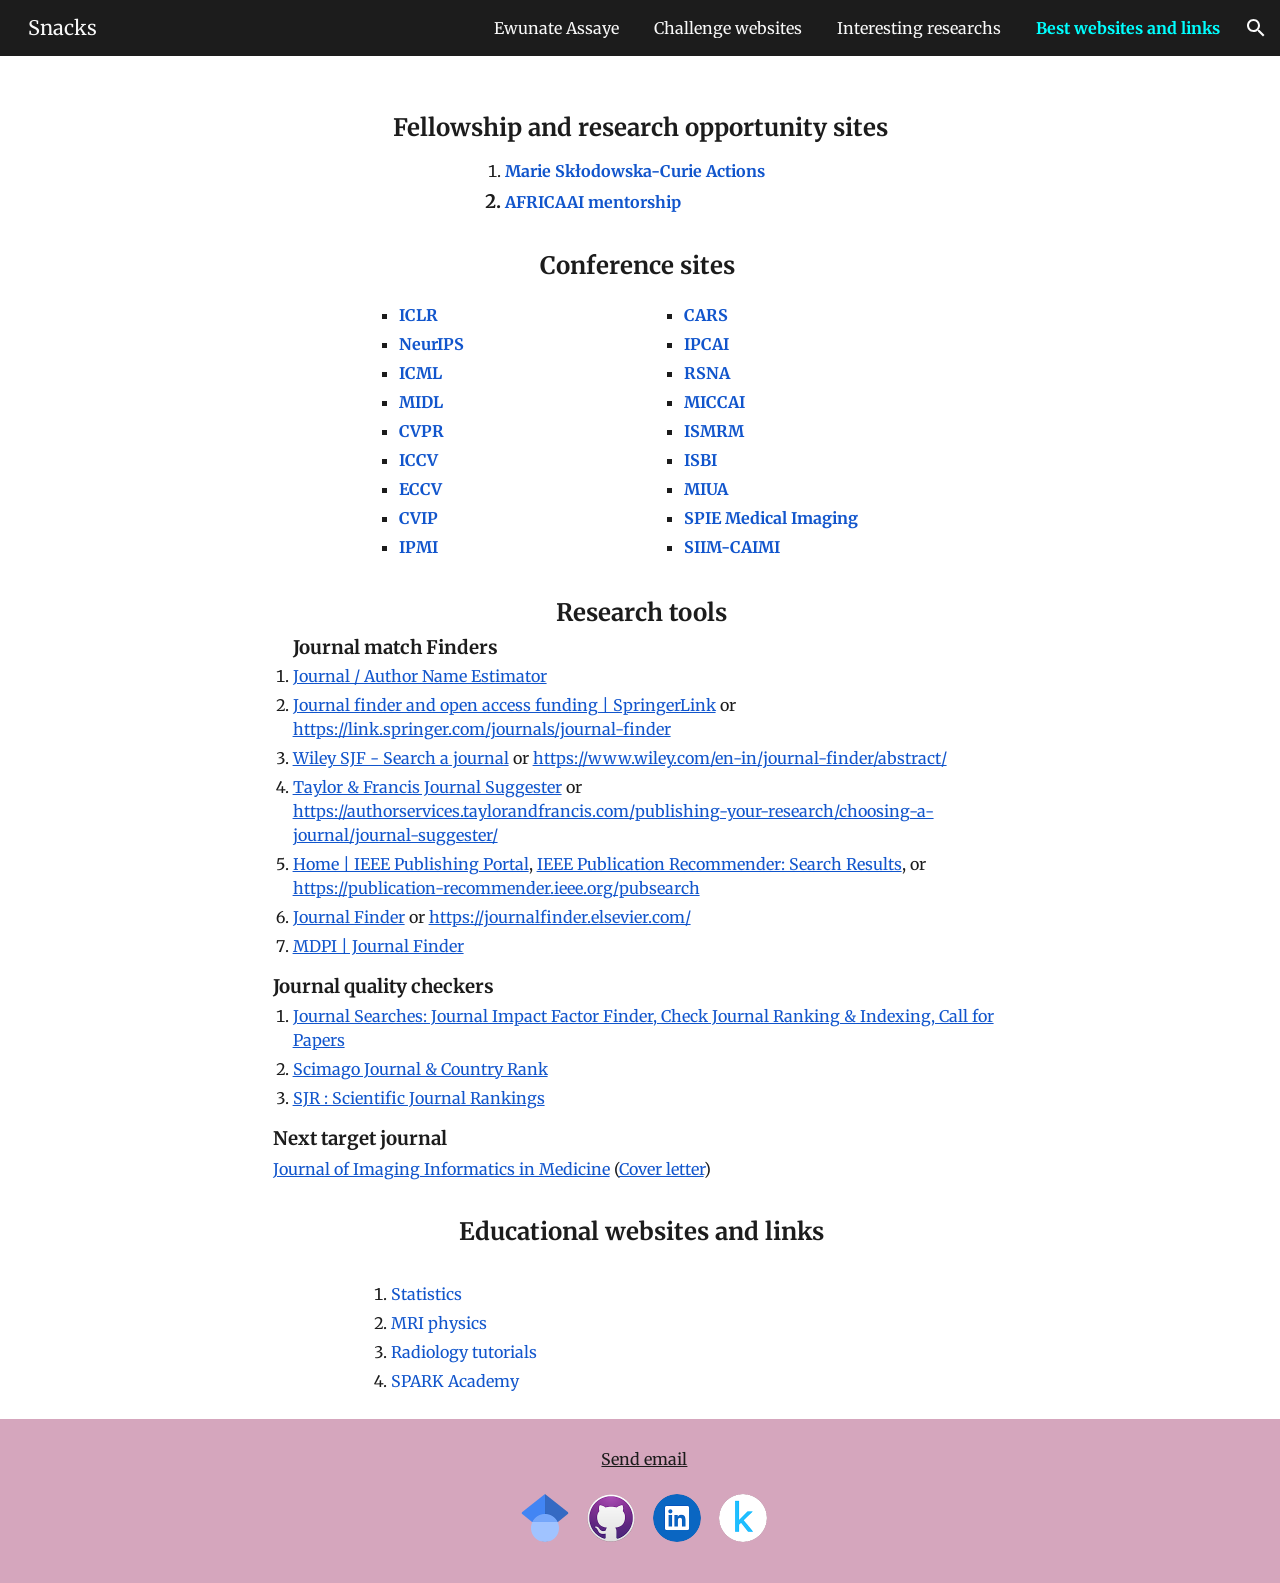
<file: snacks/best-websites-and-links.html>
<!DOCTYPE html>
<html lang="en-US" itemscope itemtype="http://schema.org/WebPage">
  <head>
    <meta charset="utf-8">
    <meta name="google-site-verification" content="DNzeOyIBN3tMV3NE3XVi2rGsx4pCA0A5hlCcYGI1oqs" />
    <meta name="viewport" content="width=device-width, initial-scale=1">
    <meta http-equiv="X-UA-Compatible" content="IE=edge">
    <meta name="referrer" content="origin">
    <link rel="canonical" href="https://ewunateassaye.github.io/snacks/best-websites-and-links.html">
    <meta name="author" content="Ewunate Assaye">
    <meta name="description" content="Ewunate Assaye - Fellowship and research opportunity sites">
    <link rel="icon" type="image/png" href="../assets/images/favicon.png?v=2">
    <meta property="og:title" content="Snacks - Best websites and links">
    <meta property="og:type" content="website">
    <meta property="og:url" content="https://ewunateassaye.github.io/snacks/best-websites-and-links.html">
    <meta property="og:description" content="Fellowship and research opportunity sites
    ">
    <meta itemprop="name" content="Snacks - Best websites and links">
    <meta itemprop="description" content="Fellowship and research opportunity sites
    ">
    <meta itemprop="url" content="https://ewunateassaye.github.io/snacks/best-websites-and-links.html">
    <meta itemprop="thumbnailUrl" content="../assets/images/about_01.jpg">
    <meta itemprop="image" content="../assets/images/about_01.jpg">
    <meta itemprop="imageUrl" content="../assets/images/about_01.jpg">
    <meta property="og:image" content="../assets/images/about_01.jpg">
    <link href="https://fonts.googleapis.com/css?family=Google+Sans:400,500|Roboto:300,400,500,700|Source+Code+Pro:400,700&display=swap" rel="stylesheet" nonce="YIWYh14LHrMHUpCIrv5Sow">
    <link href="https://fonts.googleapis.com/css?family=Merriweather%3Ai%2Cbi%2C700%2C400&display=swap" rel="stylesheet" nonce="YIWYh14LHrMHUpCIrv5Sow">
    <style nonce="YIWYh14LHrMHUpCIrv5Sow">@media only screen and (max-width: 479px){.jgG6ef{font-size: 17.0pt;}}@media only screen and (min-width: 480px) and (max-width: 767px){.jgG6ef{font-size: 17.0pt;}}@media only screen and (min-width: 768px) and (max-width: 1279px){.jgG6ef{font-size: 18.0pt;}}@media only screen and (min-width: 1280px){.jgG6ef{font-size: 18.0pt;}}</style>
    <link rel="stylesheet" href="../assets/sites-snacks.css" data-id="_cl" nonce="YIWYh14LHrMHUpCIrv5Sow">

    <title>Snacks - Best websites and links</title>
    <style jsname="ptDGoc" nonce="YIWYh14LHrMHUpCIrv5Sow">.htnAL{height: 27.0pt; font-size: 12.0pt; font-family: Merriweather; font-weight: 400; font-style: normal;}.QmpIrf{background-color: rgba(255,255,255,1); color: rgba(28,28,28,1); border-color: rgba(28,28,28,1);}.xkUom{background-color: rgba(0,0,0,0); color: rgba(28,28,28,1); border-color: rgba(28,28,28,1);}.KjwKmc{background-color: rgba(0,0,0,0); color: rgba(28,28,28,1); border-color: rgba(0,0,0,0);}.qeLZfd .QmpIrf{background-color: rgba(0,255,255,1); color: rgba(28,28,28,1); border-color: rgba(0,255,255,1);}.qeLZfd .xkUom{background-color: rgba(0,0,0,0); color: rgba(28,28,28,1); border-color: rgba(28,28,28,1);}.qeLZfd .KjwKmc{background-color: rgba(0,0,0,0); color: rgba(28,28,28,1); border-color: rgba(0,0,0,0);}.lQAHbd .QmpIrf{background-color: rgba(0,255,255,1); color: rgba(28,28,28,1); border-color: rgba(0,255,255,1);}.lQAHbd .xkUom{background-color: rgba(0,0,0,0); color: rgba(28,28,28,1); border-color: rgba(28,28,28,1);}.lQAHbd .KjwKmc{background-color: rgba(0,0,0,0); color: rgba(28,28,28,1); border-color: rgba(0,0,0,0);}.tpmmCb .QmpIrf{background-color: rgba(255,255,255,1); color: rgba(28,28,28,1); border-color: rgba(28,28,28,1);}.tpmmCb .xkUom{background-color: rgba(0,0,0,0); color: rgba(28,28,28,1); border-color: rgba(28,28,28,1);}.tpmmCb .KjwKmc{background-color: rgba(0,0,0,0); color: rgba(28,28,28,1); border-color: rgba(0,0,0,0);}.nyKByd .QmpIrf{background-color: rgba(0,255,255,1); color: rgba(28,28,28,1); border-color: rgba(0,255,255,1);}.nyKByd .xkUom{background-color: rgba(0,0,0,0); color: rgba(0,255,255,1); border-color: rgba(0,255,255,1);}.nyKByd .KjwKmc{background-color: rgba(0,0,0,0); color: rgba(0,255,255,1); border-color: rgba(0,0,0,0);}.iwQgFb{background-color: rgba(0,0,0,0.150000006); height: 2.0px; margin-top: 8.5px;}.qeLZfd .iwQgFb{background-color: rgba(0,0,0,0.150000006); height: 2.0px; margin-top: 8.5px;}.lQAHbd .iwQgFb{background-color: rgba(0,0,0,0.150000006); height: 2.0px; margin-top: 8.5px;}.CbiMKe{background-color: rgba(28,28,28,1);}.qeLZfd .CbiMKe{background-color: rgba(0,255,255,1);}.lQAHbd .CbiMKe{background-color: rgba(0,255,255,1);}.tpmmCb .CbiMKe{background-color: rgba(0,255,255,1);}.nyKByd .CbiMKe{background-color: rgba(0,255,255,1);}.PsKE7e{font-family: Merriweather;}.TlfmSc{font-family: Merriweather;}.Zjiec{font-family: Merriweather;}@media only screen and (max-width: 479px){.TlfmSc{font-size: 13.0pt;}}@media only screen and (min-width: 480px) and (max-width: 767px){.TlfmSc{font-size: 14.0pt;}}@media only screen and (min-width: 768px) and (max-width: 1279px){.TlfmSc{font-size: 15.0pt;}}@media only screen and (min-width: 1280px){.TlfmSc{font-size: 15.0pt;}}@media only screen and (max-width: 479px){.Zjiec{font-size: 16.0pt;}}@media only screen and (min-width: 480px) and (max-width: 767px){.Zjiec{font-size: 18.0pt;}}@media only screen and (min-width: 768px) and (max-width: 1279px){.Zjiec{font-size: 20.0pt;}}@media only screen and (min-width: 1280px){.Zjiec{font-size: 20.0pt;}}@media only screen and (max-width: 479px){.PsKE7e{font-size: 12.0pt;}}@media only screen and (min-width: 480px) and (max-width: 767px){.PsKE7e{font-size: 12.0pt;}}@media only screen and (min-width: 768px) and (max-width: 1279px){.PsKE7e{font-size: 12.0pt;}}@media only screen and (min-width: 1280px){.PsKE7e{font-size: 12.0pt;}}.hDrhEe{padding-top: 8.0px; padding-bottom: 8.0px;}.Zjiec{margin: 48px 32px 62px 48px;}.XMyrgf{margin: 48px 32px 0 48px;}.JzO0Vc{background-color: rgba(28,28,28,1);}.zDUgLc{background-color: rgba(28,28,28,1);}.eWDljc{background-color: rgba(28,28,28,1);}.wgxiMe{background-color: rgba(28,28,28,1);}.YSH9J{color: rgba(249,249,249,1);}.iWs3gf.chg4Jd:focus{background-color: rgba(249,249,249,0.1199999973);}.oNsfjf{color: rgba(249,249,249,1);}.YSH9J:not(.tCHXDc):not(.TlfmSc):not(.M9vuGd):hover{color: rgba(249,249,249,0.8199999928);}.oNsfjf:not(.tCHXDc):not(.Zjiec):not(.lhZOrc):hover{color: rgba(249,249,249,0.8199999928);}.GBy4H .YSH9J{color: rgba(249,249,249,1);}.GBy4H .iWs3gf.chg4Jd:focus{background-color: rgba(249,249,249,0.1199999973);}.GBy4H .PsKE7e.YSH9J:not(.M9vuGd):hover{color: rgba(249,249,249,0.8199999928);}.LBrwzc .YSH9J{color: rgba(28,28,28,1);}.LBrwzc .iWs3gf.chg4Jd:focus{background-color: rgba(28,28,28,0.1199999973);}.LBrwzc .PsKE7e.YSH9J:not(.M9vuGd):hover{color: rgba(28,28,28,0.8199999928);}.GBy4H .oNsfjf{color: rgba(249,249,249,1);}.GBy4H .PsKE7e.oNsfjf:not(.lhZOrc):hover{color: rgba(249,249,249,0.8199999928);}.LBrwzc .oNsfjf{color: rgba(28,28,28,1);}.LBrwzc .PsKE7e.oNsfjf:not(.lhZOrc):hover{color: rgba(28,28,28,0.8199999928);}.M9vuGd .aJHbb{color: rgba(0,255,255,1); font-weight: bold;}.GBy4H .M9vuGd .aJHbb{color: rgba(0,255,255,1); font-weight: bold;}.LBrwzc .M9vuGd .aJHbb{color: rgba(28,28,28,1); font-weight: bold;}.lhZOrc{background-color: rgba(0,255,255,1); color: rgba(28,28,28,1);}.lhZOrc{background-color: rgba(0,255,255,1); color: rgba(28,28,28,1);}.lhZOrc{background-color: rgba(0,234,234,1); color: rgba(28,28,28,1);}.LB7kq{padding-bottom: 56px; padding-top: 112px;}.qnVSj{color: rgba(28,28,28,1);}.zfr3Q{color: rgba(28,28,28,1);}.qeLZfd .qnVSj{color: rgba(28,28,28,1);}.qeLZfd .zfr3Q{color: rgba(28,28,28,1);}.lQAHbd .qnVSj{color: rgba(28,28,28,1);}.lQAHbd .zfr3Q{color: rgba(28,28,28,1);}.tpmmCb .qnVSj{color: rgba(28,28,28,1);}.tpmmCb .zfr3Q{color: rgba(28,28,28,1);}.nyKByd .qnVSj{color: rgba(249,249,249,1);}.nyKByd .zfr3Q{color: rgba(249,249,249,1);}.qLrapd{color: rgba(28,28,28,1);}.duRjpb{color: rgba(28,28,28,1);}.duRjpb .OUGEr{color: rgba(28,28,28,1);}.qeLZfd .qLrapd{color: rgba(152,0,0,1);}.qeLZfd .duRjpb{color: rgba(152,0,0,1);}.qeLZfd .duRjpb .OUGEr{color: rgba(152,0,0,1);}.lQAHbd .qLrapd{color: rgba(28,28,28,1);}.lQAHbd .duRjpb{color: rgba(28,28,28,1);}.lQAHbd .duRjpb .OUGEr{color: rgba(28,28,28,1);}.tpmmCb .qLrapd{color: rgba(28,28,28,1);}.tpmmCb .duRjpb{color: rgba(28,28,28,1);}.tpmmCb .duRjpb .OUGEr{color: rgba(28,28,28,1);}.nyKByd .qLrapd{color: rgba(249,249,249,1);}.nyKByd .duRjpb{color: rgba(249,249,249,1);}.nyKByd .duRjpb .OUGEr{color: rgba(249,249,249,1);}.aHM7ed{color: rgba(28,28,28,1);}.JYVBee{color: rgba(28,28,28,1);}.JYVBee .OUGEr{color: rgba(28,28,28,1);}.qeLZfd .aHM7ed{color: rgba(152,0,0,1);}.qeLZfd .JYVBee{color: rgba(152,0,0,1);}.qeLZfd .JYVBee .OUGEr{color: rgba(152,0,0,1);}.lQAHbd .aHM7ed{color: rgba(28,28,28,1);}.lQAHbd .JYVBee{color: rgba(28,28,28,1);}.lQAHbd .JYVBee .OUGEr{color: rgba(28,28,28,1);}.tpmmCb .aHM7ed{color: rgba(28,28,28,1);}.tpmmCb .JYVBee{color: rgba(28,28,28,1);}.tpmmCb .JYVBee .OUGEr{color: rgba(28,28,28,1);}.nyKByd .aHM7ed{color: rgba(249,249,249,1);}.nyKByd .JYVBee{color: rgba(249,249,249,1);}.nyKByd .JYVBee .OUGEr{color: rgba(249,249,249,1);}.NHD4Gf{color: rgba(28,28,28,1);}.OmQG5e{color: rgba(28,28,28,1);}.OmQG5e .OUGEr{color: rgba(28,28,28,1);}.qeLZfd .NHD4Gf{color: rgba(152,0,0,1);}.qeLZfd .OmQG5e{color: rgba(152,0,0,1);}.qeLZfd .OmQG5e .OUGEr{color: rgba(152,0,0,1);}.lQAHbd .NHD4Gf{color: rgba(28,28,28,1);}.lQAHbd .OmQG5e{color: rgba(28,28,28,1);}.lQAHbd .OmQG5e .OUGEr{color: rgba(28,28,28,1);}.tpmmCb .NHD4Gf{color: rgba(28,28,28,1);}.tpmmCb .OmQG5e{color: rgba(28,28,28,1);}.tpmmCb .OmQG5e .OUGEr{color: rgba(28,28,28,1);}.nyKByd .NHD4Gf{color: rgba(249,249,249,1);}.nyKByd .OmQG5e{color: rgba(249,249,249,1);}.nyKByd .OmQG5e .OUGEr{color: rgba(249,249,249,1);}.Glwbz{color: rgba(28,28,28,1);}.TMjjoe{color: rgba(28,28,28,1);}.qeLZfd .Glwbz{color: rgba(28,28,28,1);}.qeLZfd .TMjjoe{color: rgba(28,28,28,1);}.lQAHbd .Glwbz{color: rgba(28,28,28,1);}.lQAHbd .TMjjoe{color: rgba(28,28,28,1);}.tpmmCb .Glwbz{color: rgba(28,28,28,1);}.tpmmCb .TMjjoe{color: rgba(28,28,28,1);}.nyKByd .Glwbz{color: rgba(249,249,249,1);}.nyKByd .TMjjoe{color: rgba(249,249,249,1);}.aw5Odc{color: rgba(28,28,28,1);}a.chg4Jd:focus{box-shadow: 0 0 0 2px rgba(255, 255, 255, 0.8), 0 0 0 4px rgba(28, 28, 28, 1);}.htnAL:focus-within{box-shadow: 0 0 0 2px rgba(255, 255, 255, 0.8), 0 0 0 4px rgba(28, 28, 28, 1);}.qeLZfd .aw5Odc{color: rgba(28,28,28,1);}.qeLZfd a.chg4Jd:focus{box-shadow: 0 0 0 2px rgba(255, 255, 255, 0.8), 0 0 0 4px rgba(28, 28, 28, 1);}.qeLZfd .htnAL:focus-within{box-shadow: 0 0 0 2px rgba(255, 255, 255, 0.8), 0 0 0 4px rgba(28, 28, 28, 1);}.lQAHbd .aw5Odc{color: rgba(28,28,28,1);}.lQAHbd a.chg4Jd:focus{box-shadow: 0 0 0 2px rgba(255, 255, 255, 0.8), 0 0 0 4px rgba(28, 28, 28, 1);}.lQAHbd .htnAL:focus-within{box-shadow: 0 0 0 2px rgba(255, 255, 255, 0.8), 0 0 0 4px rgba(28, 28, 28, 1);}.tpmmCb .aw5Odc{color: rgba(28,28,28,1);}.tpmmCb a.chg4Jd:focus{box-shadow: 0 0 0 2px rgba(255, 255, 255, 0.8), 0 0 0 4px rgba(28, 28, 28, 1);}.tpmmCb .htnAL:focus-within{box-shadow: 0 0 0 2px rgba(255, 255, 255, 0.8), 0 0 0 4px rgba(28, 28, 28, 1);}.nyKByd .aw5Odc{color: rgba(249,249,249,1);}.nyKByd a.chg4Jd:focus{box-shadow: 0 0 0 2px rgba(255, 255, 255, 0.8), 0 0 0 4px rgba(249, 249, 249, 1);}.nyKByd .htnAL:focus-within{box-shadow: 0 0 0 2px rgba(255, 255, 255, 0.8), 0 0 0 4px rgba(249, 249, 249, 1);}.ImnMyf{color: rgba(28,28,28,1);}.Vs12Bd{color: rgba(28,28,28,1);}.S5d9Rd{color: rgba(28,28,28,1);}.yaqOZd:before{display: block; background-color: rgba(255,255,255,1);}.yaqOZd.qeLZfd:before{display: block; background-color: rgba(74,134,232,1);}.yaqOZd.lQAHbd:before{display: block; background-color: rgba(213,166,189,1);}.O13XJf{height: 340px;}.nyKByd .Wew9ke{fill: rgba(255,255,255,1);}.tpmmCb .Wew9ke{fill: rgba(0,0,0,0.5400000215);}@media only screen and (max-width: 479px){.O13XJf{height: 250px;}}.SBrW1{height: 430px;}.M63kCb{background-color: rgba(255,255,255,1);}.xgQ6eb{background-color: rgba(255,255,255,1);}.mtsG9b{background-color: rgba(0,0,0,0.0299999993); outline-color: rgba(0,0,0,0.1000000015);}.qeLZfd .mtsG9b{background-color: rgba(0,0,0,0.0299999993); outline-color: rgba(0,0,0,0.1000000015);}.lQAHbd .mtsG9b{background-color: rgba(0,0,0,0.0299999993); outline-color: rgba(0,0,0,0.1000000015);}.Mt0nFe{border-color: rgba(0,0,0,0.1000000015);}.qeLZfd .Mt0nFe{border-color: rgba(0,0,0,0.1000000015);}.lQAHbd .Mt0nFe{border-color: rgba(0,0,0,0.1000000015);}.ImnMyf{background-color: rgba(255,255,255,1);}.Vs12Bd{background-color: rgba(74,134,232,1);}.S5d9Rd{background-color: rgba(213,166,189,1);}.Wwnuce:not(.zX62Be){color: rgba(0,0,0,0.5400000215); fill: rgba(0,0,0,0.5400000215);}.qeLZfd .Wwnuce:not(.zX62Be){color: rgba(0,0,0,0.5400000215); fill: rgba(0,0,0,0.5400000215);}.lQAHbd .Wwnuce:not(.zX62Be){color: rgba(0,0,0,0.5400000215); fill: rgba(0,0,0,0.5400000215);}.tpmmCb .Wwnuce:not(.zX62Be){color: rgba(0,0,0,0.5400000215); fill: rgba(0,0,0,0.5400000215);}.nyKByd .Wwnuce:not(.zX62Be){color: rgba(255,255,255,0.3199999928); fill: rgba(255,255,255,0.3199999928);}.yaqOZd.O13XJf:before{background-color: rgba(0,255,255,1);}.CMArNe{background-color: rgba(0,255,255,1);}@media only screen and (min-width: 768px){.yaqOZd:not(.LB7kq):not(.WxWicb){padding-top: 1.5rem; padding-bottom: 1.5rem;}}.j5pSsc{padding-left: 5px; padding-right: 5px;}.ZcASvf-AhqUyc-R6PoUb.SQVYQc .QjXeod{padding-top: 30.0%;}.ZcASvf-AhqUyc-R6PoUb.SQVYQc .KpytNd{width: 15.0%;}@media only screen{.ZcASvf-AhqUyc-R6PoUb.SQVYQc .LkDMRd{padding-left: 15.0%; padding-right: 15.0%;}}@media only screen{.ZcASvf-AhqUyc-R6PoUb.pdLmec .thH0zb{padding-left: 15.0%; padding-right: 15.0%;}}@media only screen{.ZcASvf-AhqUyc-R6PoUb .JFjBQd{left: -17.647058823529413%; right: -17.647058823529413%;}}@media only screen{.ZcASvf-AhqUyc-R6PoUb .JFjBQd .RQS9hb{left: 30.0%; width: 40.0%;}}.Ktthjf-AhqUyc-R6PoUb.SQVYQc .QjXeod{padding-top: 30.0%;}.Ktthjf-AhqUyc-R6PoUb.SQVYQc .KpytNd{width: 15.0%;}@media only screen and (min-width: 480px){.Ktthjf-AhqUyc-R6PoUb.SQVYQc .LkDMRd{padding-left: 15.0%; padding-right: 15.0%;}}@media only screen and (min-width: 480px){.Ktthjf-AhqUyc-R6PoUb.pdLmec .thH0zb{padding-left: 15.0%; padding-right: 15.0%;}}@media only screen and (min-width: 480px){.Ktthjf-AhqUyc-R6PoUb .JFjBQd{left: -17.647058823529413%; right: -17.647058823529413%;}}@media only screen and (min-width: 480px){.Ktthjf-AhqUyc-R6PoUb .JFjBQd .RQS9hb{left: 30.0%; width: 40.0%;}}.Ft7HRd-AhqUyc-R6PoUb.SQVYQc .QjXeod{padding-top: 30.0%;}.Ft7HRd-AhqUyc-R6PoUb.SQVYQc .KpytNd{width: 15.0%;}@media only screen and (min-width: 768px){.Ft7HRd-AhqUyc-R6PoUb.SQVYQc .LkDMRd{padding-left: 15.0%; padding-right: 15.0%;}}@media only screen and (min-width: 768px){.Ft7HRd-AhqUyc-R6PoUb.pdLmec .thH0zb{padding-left: 15.0%; padding-right: 15.0%;}}@media only screen and (min-width: 768px){.Ft7HRd-AhqUyc-R6PoUb .JFjBQd{left: -17.647058823529413%; right: -17.647058823529413%;}}@media only screen and (min-width: 768px){.Ft7HRd-AhqUyc-R6PoUb .JFjBQd .RQS9hb{left: 30.0%; width: 40.0%;}}.ZcASvf-AhqUyc-ibL1re.SQVYQc .QjXeod{padding-top: 15.0%;}.ZcASvf-AhqUyc-ibL1re.SQVYQc .KpytNd{width: 7.5%;}@media only screen{.ZcASvf-AhqUyc-ibL1re.SQVYQc .LkDMRd{padding-left: 7.5%; padding-right: 7.5%;}}@media only screen{.ZcASvf-AhqUyc-ibL1re.pdLmec .thH0zb{padding-left: 7.5%; padding-right: 7.5%;}}@media only screen{.ZcASvf-AhqUyc-ibL1re .JFjBQd{left: -8.108108108108107%; right: -8.108108108108107%;}}@media only screen{.ZcASvf-AhqUyc-ibL1re .JFjBQd .RQS9hb{left: 15.0%; width: 70.0%;}}.Ktthjf-AhqUyc-ibL1re.SQVYQc .QjXeod{padding-top: 15.0%;}.Ktthjf-AhqUyc-ibL1re.SQVYQc .KpytNd{width: 7.5%;}@media only screen and (min-width: 480px){.Ktthjf-AhqUyc-ibL1re.SQVYQc .LkDMRd{padding-left: 7.5%; padding-right: 7.5%;}}@media only screen and (min-width: 480px){.Ktthjf-AhqUyc-ibL1re.pdLmec .thH0zb{padding-left: 7.5%; padding-right: 7.5%;}}@media only screen and (min-width: 480px){.Ktthjf-AhqUyc-ibL1re .JFjBQd{left: -8.108108108108107%; right: -8.108108108108107%;}}@media only screen and (min-width: 480px){.Ktthjf-AhqUyc-ibL1re .JFjBQd .RQS9hb{left: 15.0%; width: 70.0%;}}.Ft7HRd-AhqUyc-ibL1re.SQVYQc .QjXeod{padding-top: 15.0%;}.Ft7HRd-AhqUyc-ibL1re.SQVYQc .KpytNd{width: 7.5%;}@media only screen and (min-width: 768px){.Ft7HRd-AhqUyc-ibL1re.SQVYQc .LkDMRd{padding-left: 7.5%; padding-right: 7.5%;}}@media only screen and (min-width: 768px){.Ft7HRd-AhqUyc-ibL1re.pdLmec .thH0zb{padding-left: 7.5%; padding-right: 7.5%;}}@media only screen and (min-width: 768px){.Ft7HRd-AhqUyc-ibL1re .JFjBQd{left: -8.108108108108107%; right: -8.108108108108107%;}}@media only screen and (min-width: 768px){.Ft7HRd-AhqUyc-ibL1re .JFjBQd .RQS9hb{left: 15.0%; width: 70.0%;}}.ZcASvf-AhqUyc-c5RTEf.SQVYQc .QjXeod{padding-top: 10.0%;}.ZcASvf-AhqUyc-c5RTEf.SQVYQc .KpytNd{width: 5.0%;}@media only screen{.ZcASvf-AhqUyc-c5RTEf.SQVYQc .LkDMRd{padding-left: 5.0%; padding-right: 5.0%;}}@media only screen{.ZcASvf-AhqUyc-c5RTEf.pdLmec .thH0zb{padding-left: 5.0%; padding-right: 5.0%;}}@media only screen{.ZcASvf-AhqUyc-c5RTEf .JFjBQd{left: -5.263157894736842%; right: -5.263157894736842%;}}@media only screen{.ZcASvf-AhqUyc-c5RTEf .JFjBQd .RQS9hb{left: 10.0%; width: 80.0%;}}.Ktthjf-AhqUyc-c5RTEf.SQVYQc .QjXeod{padding-top: 10.0%;}.Ktthjf-AhqUyc-c5RTEf.SQVYQc .KpytNd{width: 5.0%;}@media only screen and (min-width: 480px){.Ktthjf-AhqUyc-c5RTEf.SQVYQc .LkDMRd{padding-left: 5.0%; padding-right: 5.0%;}}@media only screen and (min-width: 480px){.Ktthjf-AhqUyc-c5RTEf.pdLmec .thH0zb{padding-left: 5.0%; padding-right: 5.0%;}}@media only screen and (min-width: 480px){.Ktthjf-AhqUyc-c5RTEf .JFjBQd{left: -5.263157894736842%; right: -5.263157894736842%;}}@media only screen and (min-width: 480px){.Ktthjf-AhqUyc-c5RTEf .JFjBQd .RQS9hb{left: 10.0%; width: 80.0%;}}.Ft7HRd-AhqUyc-c5RTEf.SQVYQc .QjXeod{padding-top: 10.0%;}.Ft7HRd-AhqUyc-c5RTEf.SQVYQc .KpytNd{width: 5.0%;}@media only screen and (min-width: 768px){.Ft7HRd-AhqUyc-c5RTEf.SQVYQc .LkDMRd{padding-left: 5.0%; padding-right: 5.0%;}}@media only screen and (min-width: 768px){.Ft7HRd-AhqUyc-c5RTEf.pdLmec .thH0zb{padding-left: 5.0%; padding-right: 5.0%;}}@media only screen and (min-width: 768px){.Ft7HRd-AhqUyc-c5RTEf .JFjBQd{left: -5.263157894736842%; right: -5.263157894736842%;}}@media only screen and (min-width: 768px){.Ft7HRd-AhqUyc-c5RTEf .JFjBQd .RQS9hb{left: 10.0%; width: 80.0%;}}.ZcASvf-AhqUyc-II5mzb.SQVYQc .QjXeod{padding-top: 7.5%;}.ZcASvf-AhqUyc-II5mzb.SQVYQc .KpytNd{width: 3.75%;}@media only screen{.ZcASvf-AhqUyc-II5mzb.SQVYQc .LkDMRd{padding-left: 3.75%; padding-right: 3.75%;}}@media only screen{.ZcASvf-AhqUyc-II5mzb.pdLmec .thH0zb{padding-left: 3.75%; padding-right: 3.75%;}}@media only screen{.ZcASvf-AhqUyc-II5mzb .JFjBQd{left: -3.896103896103896%; right: -3.896103896103896%;}}@media only screen{.ZcASvf-AhqUyc-II5mzb .JFjBQd .RQS9hb{left: 7.5%; width: 85.0%;}}.Ktthjf-AhqUyc-II5mzb.SQVYQc .QjXeod{padding-top: 7.5%;}.Ktthjf-AhqUyc-II5mzb.SQVYQc .KpytNd{width: 3.75%;}@media only screen and (min-width: 480px){.Ktthjf-AhqUyc-II5mzb.SQVYQc .LkDMRd{padding-left: 3.75%; padding-right: 3.75%;}}@media only screen and (min-width: 480px){.Ktthjf-AhqUyc-II5mzb.pdLmec .thH0zb{padding-left: 3.75%; padding-right: 3.75%;}}@media only screen and (min-width: 480px){.Ktthjf-AhqUyc-II5mzb .JFjBQd{left: -3.896103896103896%; right: -3.896103896103896%;}}@media only screen and (min-width: 480px){.Ktthjf-AhqUyc-II5mzb .JFjBQd .RQS9hb{left: 7.5%; width: 85.0%;}}.Ft7HRd-AhqUyc-II5mzb.SQVYQc .QjXeod{padding-top: 7.5%;}.Ft7HRd-AhqUyc-II5mzb.SQVYQc .KpytNd{width: 3.75%;}@media only screen and (min-width: 768px){.Ft7HRd-AhqUyc-II5mzb.SQVYQc .LkDMRd{padding-left: 3.75%; padding-right: 3.75%;}}@media only screen and (min-width: 768px){.Ft7HRd-AhqUyc-II5mzb.pdLmec .thH0zb{padding-left: 3.75%; padding-right: 3.75%;}}@media only screen and (min-width: 768px){.Ft7HRd-AhqUyc-II5mzb .JFjBQd{left: -3.896103896103896%; right: -3.896103896103896%;}}@media only screen and (min-width: 768px){.Ft7HRd-AhqUyc-II5mzb .JFjBQd .RQS9hb{left: 7.5%; width: 85.0%;}}.ZcASvf-AhqUyc-wNfPc.SQVYQc .QjXeod{padding-top: 6.0%;}.ZcASvf-AhqUyc-wNfPc.SQVYQc .KpytNd{width: 3.0%;}@media only screen{.ZcASvf-AhqUyc-wNfPc.SQVYQc .LkDMRd{padding-left: 3.0%; padding-right: 3.0%;}}@media only screen{.ZcASvf-AhqUyc-wNfPc.pdLmec .thH0zb{padding-left: 3.0%; padding-right: 3.0%;}}@media only screen{.ZcASvf-AhqUyc-wNfPc .JFjBQd{left: -3.0927835051546393%; right: -3.0927835051546393%;}}@media only screen{.ZcASvf-AhqUyc-wNfPc .JFjBQd .RQS9hb{left: 6.0%; width: 88.0%;}}.Ktthjf-AhqUyc-wNfPc.SQVYQc .QjXeod{padding-top: 6.0%;}.Ktthjf-AhqUyc-wNfPc.SQVYQc .KpytNd{width: 3.0%;}@media only screen and (min-width: 480px){.Ktthjf-AhqUyc-wNfPc.SQVYQc .LkDMRd{padding-left: 3.0%; padding-right: 3.0%;}}@media only screen and (min-width: 480px){.Ktthjf-AhqUyc-wNfPc.pdLmec .thH0zb{padding-left: 3.0%; padding-right: 3.0%;}}@media only screen and (min-width: 480px){.Ktthjf-AhqUyc-wNfPc .JFjBQd{left: -3.0927835051546393%; right: -3.0927835051546393%;}}@media only screen and (min-width: 480px){.Ktthjf-AhqUyc-wNfPc .JFjBQd .RQS9hb{left: 6.0%; width: 88.0%;}}.Ft7HRd-AhqUyc-wNfPc.SQVYQc .QjXeod{padding-top: 6.0%;}.Ft7HRd-AhqUyc-wNfPc.SQVYQc .KpytNd{width: 3.0%;}@media only screen and (min-width: 768px){.Ft7HRd-AhqUyc-wNfPc.SQVYQc .LkDMRd{padding-left: 3.0%; padding-right: 3.0%;}}@media only screen and (min-width: 768px){.Ft7HRd-AhqUyc-wNfPc.pdLmec .thH0zb{padding-left: 3.0%; padding-right: 3.0%;}}@media only screen and (min-width: 768px){.Ft7HRd-AhqUyc-wNfPc .JFjBQd{left: -3.0927835051546393%; right: -3.0927835051546393%;}}@media only screen and (min-width: 768px){.Ft7HRd-AhqUyc-wNfPc .JFjBQd .RQS9hb{left: 6.0%; width: 88.0%;}}.ZcASvf-AhqUyc-qWD73c.SQVYQc .QjXeod{padding-top: 5.0%;}.ZcASvf-AhqUyc-qWD73c.SQVYQc .KpytNd{width: 2.5%;}@media only screen{.ZcASvf-AhqUyc-qWD73c.SQVYQc .LkDMRd{padding-left: 2.5%; padding-right: 2.5%;}}@media only screen{.ZcASvf-AhqUyc-qWD73c.pdLmec .thH0zb{padding-left: 2.5%; padding-right: 2.5%;}}@media only screen{.ZcASvf-AhqUyc-qWD73c .JFjBQd{left: -2.5641025641025643%; right: -2.5641025641025643%;}}@media only screen{.ZcASvf-AhqUyc-qWD73c .JFjBQd .RQS9hb{left: 5.0%; width: 90.0%;}}.Ktthjf-AhqUyc-qWD73c.SQVYQc .QjXeod{padding-top: 5.0%;}.Ktthjf-AhqUyc-qWD73c.SQVYQc .KpytNd{width: 2.5%;}@media only screen and (min-width: 480px){.Ktthjf-AhqUyc-qWD73c.SQVYQc .LkDMRd{padding-left: 2.5%; padding-right: 2.5%;}}@media only screen and (min-width: 480px){.Ktthjf-AhqUyc-qWD73c.pdLmec .thH0zb{padding-left: 2.5%; padding-right: 2.5%;}}@media only screen and (min-width: 480px){.Ktthjf-AhqUyc-qWD73c .JFjBQd{left: -2.5641025641025643%; right: -2.5641025641025643%;}}@media only screen and (min-width: 480px){.Ktthjf-AhqUyc-qWD73c .JFjBQd .RQS9hb{left: 5.0%; width: 90.0%;}}.Ft7HRd-AhqUyc-qWD73c.SQVYQc .QjXeod{padding-top: 5.0%;}.Ft7HRd-AhqUyc-qWD73c.SQVYQc .KpytNd{width: 2.5%;}@media only screen and (min-width: 768px){.Ft7HRd-AhqUyc-qWD73c.SQVYQc .LkDMRd{padding-left: 2.5%; padding-right: 2.5%;}}@media only screen and (min-width: 768px){.Ft7HRd-AhqUyc-qWD73c.pdLmec .thH0zb{padding-left: 2.5%; padding-right: 2.5%;}}@media only screen and (min-width: 768px){.Ft7HRd-AhqUyc-qWD73c .JFjBQd{left: -2.5641025641025643%; right: -2.5641025641025643%;}}@media only screen and (min-width: 768px){.Ft7HRd-AhqUyc-qWD73c .JFjBQd .RQS9hb{left: 5.0%; width: 90.0%;}}.ZcASvf-AhqUyc-OwsYgb.SQVYQc .QjXeod{padding-top: 4.285714285714286%;}.ZcASvf-AhqUyc-OwsYgb.SQVYQc .KpytNd{width: 2.142857142857143%;}@media only screen{.ZcASvf-AhqUyc-OwsYgb.SQVYQc .LkDMRd{padding-left: 2.142857142857143%; padding-right: 2.142857142857143%;}}@media only screen{.ZcASvf-AhqUyc-OwsYgb.pdLmec .thH0zb{padding-left: 2.142857142857143%; padding-right: 2.142857142857143%;}}@media only screen{.ZcASvf-AhqUyc-OwsYgb .JFjBQd{left: -2.18978102189781%; right: -2.18978102189781%;}}@media only screen{.ZcASvf-AhqUyc-OwsYgb .JFjBQd .RQS9hb{left: 4.285714285714286%; width: 91.42857142857143%;}}.Ktthjf-AhqUyc-OwsYgb.SQVYQc .QjXeod{padding-top: 4.285714285714286%;}.Ktthjf-AhqUyc-OwsYgb.SQVYQc .KpytNd{width: 2.142857142857143%;}@media only screen and (min-width: 480px){.Ktthjf-AhqUyc-OwsYgb.SQVYQc .LkDMRd{padding-left: 2.142857142857143%; padding-right: 2.142857142857143%;}}@media only screen and (min-width: 480px){.Ktthjf-AhqUyc-OwsYgb.pdLmec .thH0zb{padding-left: 2.142857142857143%; padding-right: 2.142857142857143%;}}@media only screen and (min-width: 480px){.Ktthjf-AhqUyc-OwsYgb .JFjBQd{left: -2.18978102189781%; right: -2.18978102189781%;}}@media only screen and (min-width: 480px){.Ktthjf-AhqUyc-OwsYgb .JFjBQd .RQS9hb{left: 4.285714285714286%; width: 91.42857142857143%;}}.Ft7HRd-AhqUyc-OwsYgb.SQVYQc .QjXeod{padding-top: 4.285714285714286%;}.Ft7HRd-AhqUyc-OwsYgb.SQVYQc .KpytNd{width: 2.142857142857143%;}@media only screen and (min-width: 768px){.Ft7HRd-AhqUyc-OwsYgb.SQVYQc .LkDMRd{padding-left: 2.142857142857143%; padding-right: 2.142857142857143%;}}@media only screen and (min-width: 768px){.Ft7HRd-AhqUyc-OwsYgb.pdLmec .thH0zb{padding-left: 2.142857142857143%; padding-right: 2.142857142857143%;}}@media only screen and (min-width: 768px){.Ft7HRd-AhqUyc-OwsYgb .JFjBQd{left: -2.18978102189781%; right: -2.18978102189781%;}}@media only screen and (min-width: 768px){.Ft7HRd-AhqUyc-OwsYgb .JFjBQd .RQS9hb{left: 4.285714285714286%; width: 91.42857142857143%;}}.ZcASvf-AhqUyc-OiUrBf.SQVYQc .QjXeod{padding-top: 3.75%;}.ZcASvf-AhqUyc-OiUrBf.SQVYQc .KpytNd{width: 1.875%;}@media only screen{.ZcASvf-AhqUyc-OiUrBf.SQVYQc .LkDMRd{padding-left: 1.875%; padding-right: 1.875%;}}@media only screen{.ZcASvf-AhqUyc-OiUrBf.pdLmec .thH0zb{padding-left: 1.875%; padding-right: 1.875%;}}@media only screen{.ZcASvf-AhqUyc-OiUrBf .JFjBQd{left: -1.910828025477707%; right: -1.910828025477707%;}}@media only screen{.ZcASvf-AhqUyc-OiUrBf .JFjBQd .RQS9hb{left: 3.75%; width: 92.5%;}}.Ktthjf-AhqUyc-OiUrBf.SQVYQc .QjXeod{padding-top: 3.75%;}.Ktthjf-AhqUyc-OiUrBf.SQVYQc .KpytNd{width: 1.875%;}@media only screen and (min-width: 480px){.Ktthjf-AhqUyc-OiUrBf.SQVYQc .LkDMRd{padding-left: 1.875%; padding-right: 1.875%;}}@media only screen and (min-width: 480px){.Ktthjf-AhqUyc-OiUrBf.pdLmec .thH0zb{padding-left: 1.875%; padding-right: 1.875%;}}@media only screen and (min-width: 480px){.Ktthjf-AhqUyc-OiUrBf .JFjBQd{left: -1.910828025477707%; right: -1.910828025477707%;}}@media only screen and (min-width: 480px){.Ktthjf-AhqUyc-OiUrBf .JFjBQd .RQS9hb{left: 3.75%; width: 92.5%;}}.Ft7HRd-AhqUyc-OiUrBf.SQVYQc .QjXeod{padding-top: 3.75%;}.Ft7HRd-AhqUyc-OiUrBf.SQVYQc .KpytNd{width: 1.875%;}@media only screen and (min-width: 768px){.Ft7HRd-AhqUyc-OiUrBf.SQVYQc .LkDMRd{padding-left: 1.875%; padding-right: 1.875%;}}@media only screen and (min-width: 768px){.Ft7HRd-AhqUyc-OiUrBf.pdLmec .thH0zb{padding-left: 1.875%; padding-right: 1.875%;}}@media only screen and (min-width: 768px){.Ft7HRd-AhqUyc-OiUrBf .JFjBQd{left: -1.910828025477707%; right: -1.910828025477707%;}}@media only screen and (min-width: 768px){.Ft7HRd-AhqUyc-OiUrBf .JFjBQd .RQS9hb{left: 3.75%; width: 92.5%;}}.ZcASvf-AhqUyc-Clt0zb.SQVYQc .QjXeod{padding-top: 3.3333333333333335%;}.ZcASvf-AhqUyc-Clt0zb.SQVYQc .KpytNd{width: 1.6666666666666667%;}@media only screen{.ZcASvf-AhqUyc-Clt0zb.SQVYQc .LkDMRd{padding-left: 1.6666666666666667%; padding-right: 1.6666666666666667%;}}@media only screen{.ZcASvf-AhqUyc-Clt0zb.pdLmec .thH0zb{padding-left: 1.6666666666666667%; padding-right: 1.6666666666666667%;}}@media only screen{.ZcASvf-AhqUyc-Clt0zb .JFjBQd{left: -1.6949152542372883%; right: -1.6949152542372883%;}}@media only screen{.ZcASvf-AhqUyc-Clt0zb .JFjBQd .RQS9hb{left: 3.3333333333333335%; width: 93.33333333333333%;}}.Ktthjf-AhqUyc-Clt0zb.SQVYQc .QjXeod{padding-top: 3.3333333333333335%;}.Ktthjf-AhqUyc-Clt0zb.SQVYQc .KpytNd{width: 1.6666666666666667%;}@media only screen and (min-width: 480px){.Ktthjf-AhqUyc-Clt0zb.SQVYQc .LkDMRd{padding-left: 1.6666666666666667%; padding-right: 1.6666666666666667%;}}@media only screen and (min-width: 480px){.Ktthjf-AhqUyc-Clt0zb.pdLmec .thH0zb{padding-left: 1.6666666666666667%; padding-right: 1.6666666666666667%;}}@media only screen and (min-width: 480px){.Ktthjf-AhqUyc-Clt0zb .JFjBQd{left: -1.6949152542372883%; right: -1.6949152542372883%;}}@media only screen and (min-width: 480px){.Ktthjf-AhqUyc-Clt0zb .JFjBQd .RQS9hb{left: 3.3333333333333335%; width: 93.33333333333333%;}}.Ft7HRd-AhqUyc-Clt0zb.SQVYQc .QjXeod{padding-top: 3.3333333333333335%;}.Ft7HRd-AhqUyc-Clt0zb.SQVYQc .KpytNd{width: 1.6666666666666667%;}@media only screen and (min-width: 768px){.Ft7HRd-AhqUyc-Clt0zb.SQVYQc .LkDMRd{padding-left: 1.6666666666666667%; padding-right: 1.6666666666666667%;}}@media only screen and (min-width: 768px){.Ft7HRd-AhqUyc-Clt0zb.pdLmec .thH0zb{padding-left: 1.6666666666666667%; padding-right: 1.6666666666666667%;}}@media only screen and (min-width: 768px){.Ft7HRd-AhqUyc-Clt0zb .JFjBQd{left: -1.6949152542372883%; right: -1.6949152542372883%;}}@media only screen and (min-width: 768px){.Ft7HRd-AhqUyc-Clt0zb .JFjBQd .RQS9hb{left: 3.3333333333333335%; width: 93.33333333333333%;}}.ZcASvf-AhqUyc-EehZO.SQVYQc .QjXeod{padding-top: 3.0%;}.ZcASvf-AhqUyc-EehZO.SQVYQc .KpytNd{width: 1.5%;}@media only screen{.ZcASvf-AhqUyc-EehZO.SQVYQc .LkDMRd{padding-left: 1.5%; padding-right: 1.5%;}}@media only screen{.ZcASvf-AhqUyc-EehZO.pdLmec .thH0zb{padding-left: 1.5%; padding-right: 1.5%;}}@media only screen{.ZcASvf-AhqUyc-EehZO .JFjBQd{left: -1.5228426395939088%; right: -1.5228426395939088%;}}@media only screen{.ZcASvf-AhqUyc-EehZO .JFjBQd .RQS9hb{left: 3.0%; width: 94.0%;}}.Ktthjf-AhqUyc-EehZO.SQVYQc .QjXeod{padding-top: 3.0%;}.Ktthjf-AhqUyc-EehZO.SQVYQc .KpytNd{width: 1.5%;}@media only screen and (min-width: 480px){.Ktthjf-AhqUyc-EehZO.SQVYQc .LkDMRd{padding-left: 1.5%; padding-right: 1.5%;}}@media only screen and (min-width: 480px){.Ktthjf-AhqUyc-EehZO.pdLmec .thH0zb{padding-left: 1.5%; padding-right: 1.5%;}}@media only screen and (min-width: 480px){.Ktthjf-AhqUyc-EehZO .JFjBQd{left: -1.5228426395939088%; right: -1.5228426395939088%;}}@media only screen and (min-width: 480px){.Ktthjf-AhqUyc-EehZO .JFjBQd .RQS9hb{left: 3.0%; width: 94.0%;}}.Ft7HRd-AhqUyc-EehZO.SQVYQc .QjXeod{padding-top: 3.0%;}.Ft7HRd-AhqUyc-EehZO.SQVYQc .KpytNd{width: 1.5%;}@media only screen and (min-width: 768px){.Ft7HRd-AhqUyc-EehZO.SQVYQc .LkDMRd{padding-left: 1.5%; padding-right: 1.5%;}}@media only screen and (min-width: 768px){.Ft7HRd-AhqUyc-EehZO.pdLmec .thH0zb{padding-left: 1.5%; padding-right: 1.5%;}}@media only screen and (min-width: 768px){.Ft7HRd-AhqUyc-EehZO .JFjBQd{left: -1.5228426395939088%; right: -1.5228426395939088%;}}@media only screen and (min-width: 768px){.Ft7HRd-AhqUyc-EehZO .JFjBQd .RQS9hb{left: 3.0%; width: 94.0%;}}.ZcASvf-AhqUyc-zQtlcf.SQVYQc .QjXeod{padding-top: 2.727272727272727%;}.ZcASvf-AhqUyc-zQtlcf.SQVYQc .KpytNd{width: 1.3636363636363635%;}@media only screen{.ZcASvf-AhqUyc-zQtlcf.SQVYQc .LkDMRd{padding-left: 1.3636363636363635%; padding-right: 1.3636363636363635%;}}@media only screen{.ZcASvf-AhqUyc-zQtlcf.pdLmec .thH0zb{padding-left: 1.3636363636363635%; padding-right: 1.3636363636363635%;}}@media only screen{.ZcASvf-AhqUyc-zQtlcf .JFjBQd{left: -1.3824884792626728%; right: -1.3824884792626728%;}}@media only screen{.ZcASvf-AhqUyc-zQtlcf .JFjBQd .RQS9hb{left: 2.727272727272727%; width: 94.54545454545455%;}}.Ktthjf-AhqUyc-zQtlcf.SQVYQc .QjXeod{padding-top: 2.727272727272727%;}.Ktthjf-AhqUyc-zQtlcf.SQVYQc .KpytNd{width: 1.3636363636363635%;}@media only screen and (min-width: 480px){.Ktthjf-AhqUyc-zQtlcf.SQVYQc .LkDMRd{padding-left: 1.3636363636363635%; padding-right: 1.3636363636363635%;}}@media only screen and (min-width: 480px){.Ktthjf-AhqUyc-zQtlcf.pdLmec .thH0zb{padding-left: 1.3636363636363635%; padding-right: 1.3636363636363635%;}}@media only screen and (min-width: 480px){.Ktthjf-AhqUyc-zQtlcf .JFjBQd{left: -1.3824884792626728%; right: -1.3824884792626728%;}}@media only screen and (min-width: 480px){.Ktthjf-AhqUyc-zQtlcf .JFjBQd .RQS9hb{left: 2.727272727272727%; width: 94.54545454545455%;}}.Ft7HRd-AhqUyc-zQtlcf.SQVYQc .QjXeod{padding-top: 2.727272727272727%;}.Ft7HRd-AhqUyc-zQtlcf.SQVYQc .KpytNd{width: 1.3636363636363635%;}@media only screen and (min-width: 768px){.Ft7HRd-AhqUyc-zQtlcf.SQVYQc .LkDMRd{padding-left: 1.3636363636363635%; padding-right: 1.3636363636363635%;}}@media only screen and (min-width: 768px){.Ft7HRd-AhqUyc-zQtlcf.pdLmec .thH0zb{padding-left: 1.3636363636363635%; padding-right: 1.3636363636363635%;}}@media only screen and (min-width: 768px){.Ft7HRd-AhqUyc-zQtlcf .JFjBQd{left: -1.3824884792626728%; right: -1.3824884792626728%;}}@media only screen and (min-width: 768px){.Ft7HRd-AhqUyc-zQtlcf .JFjBQd .RQS9hb{left: 2.727272727272727%; width: 94.54545454545455%;}}.ZcASvf-AhqUyc-uQSCkd.SQVYQc .QjXeod{padding-top: 2.5%;}.ZcASvf-AhqUyc-uQSCkd.SQVYQc .KpytNd{width: 1.25%;}@media only screen{.ZcASvf-AhqUyc-uQSCkd.SQVYQc .LkDMRd{padding-left: 1.25%; padding-right: 1.25%;}}@media only screen{.ZcASvf-AhqUyc-uQSCkd.pdLmec .thH0zb{padding-left: 1.25%; padding-right: 1.25%;}}@media only screen{.ZcASvf-AhqUyc-uQSCkd .JFjBQd{left: -1.2658227848101267%; right: -1.2658227848101267%;}}@media only screen{.ZcASvf-AhqUyc-uQSCkd .JFjBQd .RQS9hb{left: 2.5%; width: 95.0%;}}.Ktthjf-AhqUyc-uQSCkd.SQVYQc .QjXeod{padding-top: 2.5%;}.Ktthjf-AhqUyc-uQSCkd.SQVYQc .KpytNd{width: 1.25%;}@media only screen and (min-width: 480px){.Ktthjf-AhqUyc-uQSCkd.SQVYQc .LkDMRd{padding-left: 1.25%; padding-right: 1.25%;}}@media only screen and (min-width: 480px){.Ktthjf-AhqUyc-uQSCkd.pdLmec .thH0zb{padding-left: 1.25%; padding-right: 1.25%;}}@media only screen and (min-width: 480px){.Ktthjf-AhqUyc-uQSCkd .JFjBQd{left: -1.2658227848101267%; right: -1.2658227848101267%;}}@media only screen and (min-width: 480px){.Ktthjf-AhqUyc-uQSCkd .JFjBQd .RQS9hb{left: 2.5%; width: 95.0%;}}.Ft7HRd-AhqUyc-uQSCkd.SQVYQc .QjXeod{padding-top: 2.5%;}.Ft7HRd-AhqUyc-uQSCkd.SQVYQc .KpytNd{width: 1.25%;}@media only screen and (min-width: 768px){.Ft7HRd-AhqUyc-uQSCkd.SQVYQc .LkDMRd{padding-left: 1.25%; padding-right: 1.25%;}}@media only screen and (min-width: 768px){.Ft7HRd-AhqUyc-uQSCkd.pdLmec .thH0zb{padding-left: 1.25%; padding-right: 1.25%;}}@media only screen and (min-width: 768px){.Ft7HRd-AhqUyc-uQSCkd .JFjBQd{left: -1.2658227848101267%; right: -1.2658227848101267%;}}@media only screen and (min-width: 768px){.Ft7HRd-AhqUyc-uQSCkd .JFjBQd .RQS9hb{left: 2.5%; width: 95.0%;}}@media only screen and (min-width: 768px){.LB7kq.gk8rDe .db35Fc .zu5uec{padding-top: 1.5rem; padding-bottom: 1.5rem;}}@media only screen and (max-width: 767px){.dmUFtb{padding-top: 1.5rem;}}@media only screen and (max-width: 767px){.g5GTcb{padding-bottom: 1.5rem;}}@media only screen and (min-width: 768px){.db35Fc{padding-left: 48px; padding-right: 48px;}}@media only screen and (max-width: 479px){.LkDMRd{padding-left: 3.75%; padding-right: 3.75%;}}@media only screen and (min-width: 480px) and (max-width: 767px){.LkDMRd{padding-left: 2.5%; padding-right: 2.5%;}}@media only screen and (min-width: 480px) and (max-width: 767px){.db35Fc{max-width: 544px;}}@media only screen and (min-width: 480px) and (max-width: 767px){.ZZyype{max-width: 544px;}}.Iif4nf{padding-right: 48px; padding-left: 48px;}.HQwdzb .Depvyb{padding-top: 14px; padding-bottom: 14px;}.yaqOZd .db35Fc{max-width: 1280px;}.db35Fc .ZZyype{max-width: 1280px;}.CDt4Ke.zfr3Q{font-family: Merriweather; font-weight: 400; font-style: normal; font-variant: normal; vertical-align: baseline; text-decoration: none; display: block; line-height: 1.5; text-align: left; margin-left: 0.0pt; margin-right: 0.0pt; padding-left: 0.0pt; text-indent: 0.0pt; margin-top: 12.0pt; margin-bottom: 0.0pt; font-size: 12.0pt;}.TYR86d.zfr3Q{font-family: Merriweather; font-weight: 400; font-style: normal; font-variant: normal; vertical-align: baseline; font-size: 12.0pt;}.CDt4Ke.duRjpb{font-family: Merriweather; font-weight: 700; font-style: normal; font-variant: normal; vertical-align: baseline; text-decoration: none; display: block; line-height: 1.38; text-align: left; margin-left: 0.0pt; margin-right: 0.0pt; padding-left: 0.0pt; text-indent: 0.0pt; margin-top: 34.0pt; margin-bottom: 0.0pt;}.TYR86d.duRjpb{font-family: Merriweather; font-weight: 700; font-style: normal; font-variant: normal; vertical-align: baseline;}.CDt4Ke.duRjpb{font-size: 34.0pt;}.TYR86d.duRjpb{font-size: 34.0pt;}@media only screen and (max-width: 479px){.CDt4Ke.duRjpb{font-size: 25.0pt;}}@media only screen and (max-width: 479px){.TYR86d.duRjpb{font-size: 25.0pt;}}@media only screen and (min-width: 480px) and (max-width: 767px){.CDt4Ke.duRjpb{font-size: 30.0pt;}}@media only screen and (min-width: 480px) and (max-width: 767px){.TYR86d.duRjpb{font-size: 30.0pt;}}@media only screen and (min-width: 768px) and (max-width: 1279px){.CDt4Ke.duRjpb{font-size: 34.0pt;}}@media only screen and (min-width: 768px) and (max-width: 1279px){.TYR86d.duRjpb{font-size: 34.0pt;}}@media only screen and (min-width: 1280px){.CDt4Ke.duRjpb{font-size: 34.0pt;}}@media only screen and (min-width: 1280px){.TYR86d.duRjpb{font-size: 34.0pt;}}.CDt4Ke.JYVBee{font-family: Merriweather; font-weight: 700; font-style: normal; font-variant: normal; vertical-align: baseline; text-decoration: none; display: block; line-height: 1.5; text-align: left; margin-left: 0.0pt; margin-right: 0.0pt; padding-left: 0.0pt; text-indent: 0.0pt; margin-top: 18.0pt; margin-bottom: 0.0pt;}.TYR86d.JYVBee{font-family: Merriweather; font-weight: 700; font-style: normal; font-variant: normal; vertical-align: baseline;}.CDt4Ke.JYVBee{font-size: 24.0pt;}.TYR86d.JYVBee{font-size: 24.0pt;}@media only screen and (max-width: 479px){.CDt4Ke.JYVBee{font-size: 20.0pt;}}@media only screen and (max-width: 479px){.TYR86d.JYVBee{font-size: 20.0pt;}}@media only screen and (min-width: 480px) and (max-width: 767px){.CDt4Ke.JYVBee{font-size: 22.0pt;}}@media only screen and (min-width: 480px) and (max-width: 767px){.TYR86d.JYVBee{font-size: 22.0pt;}}@media only screen and (min-width: 768px) and (max-width: 1279px){.CDt4Ke.JYVBee{font-size: 24.0pt;}}@media only screen and (min-width: 768px) and (max-width: 1279px){.TYR86d.JYVBee{font-size: 24.0pt;}}@media only screen and (min-width: 1280px){.CDt4Ke.JYVBee{font-size: 24.0pt;}}@media only screen and (min-width: 1280px){.TYR86d.JYVBee{font-size: 24.0pt;}}.CDt4Ke.OmQG5e{font-family: Merriweather; font-weight: 700; font-style: normal; font-variant: normal; vertical-align: baseline; text-decoration: none; display: block; line-height: 1.5; text-align: left; margin-left: 0.0pt; margin-right: 0.0pt; padding-left: 0.0pt; text-indent: 0.0pt; margin-top: 14.0pt; margin-bottom: 0.0pt; font-size: 14.0pt;}.TYR86d.OmQG5e{font-family: Merriweather; font-weight: 700; font-style: normal; font-variant: normal; vertical-align: baseline; font-size: 14.0pt;}.CDt4Ke.TMjjoe{font-family: Merriweather; font-weight: 400; font-style: normal; font-variant: normal; vertical-align: baseline; text-decoration: none; display: block; line-height: 1.5; text-align: left; margin-left: 0.0pt; margin-right: 0.0pt; padding-left: 0.0pt; text-indent: 0.0pt; margin-top: 8.0pt; margin-bottom: 0.0pt; font-size: 12.0pt;}.TYR86d.TMjjoe{font-family: Merriweather; font-weight: 400; font-style: normal; font-variant: normal; vertical-align: baseline; font-size: 12.0pt;}.Y4CpGd{font-family: Merriweather; font-weight: 400; font-style: normal; font-variant: normal; vertical-align: baseline; font-size: 12.0pt;}.mTgrD{font-family: Merriweather; font-weight: 400; font-style: normal; font-variant: normal; vertical-align: baseline;}.pBmh1{margin-top: 12.0pt; margin-bottom: 0.0pt;}.yQHJof{font-family: Merriweather; font-weight: 400; font-style: normal; font-variant: normal; vertical-align: baseline; font-size: 12.0pt;}.QcmuFb{padding-left: 20px;}.RuayVd{padding-right: 20px;}.vDPrib{padding-left: 40px;}.YzcKX{padding-right: 40px;}.TBDXjd{padding-left: 60px;}.reTV0b{padding-right: 60px;}.bYeK8e{padding-left: 80px;}.vSYeUc{padding-right: 80px;}.CuqSDe{padding-left: 100px;}.PxtZIe{padding-right: 100px;}.Havqpe{padding-left: 120px;}.ahQMed{padding-right: 120px;}.JvDrRe{padding-left: 140px;}.rzhcXb{padding-right: 140px;}.o5lrIf{padding-left: 160px;}.PBhj0b{padding-right: 160px;}.yOJW7c{padding-left: 180px;}.TlN46c{padding-right: 180px;}.rB8cye{padding-left: 200px;}.GEdNnc{padding-right: 200px;}</style>
    <link rel="stylesheet" href="../assets/spacing.css?v=4">
    <style id="spacing-override">
      .SwuGbc > section:first-child .mYVXT, .UtePc > section:first-child .mYVXT { padding-top: 56px !important; padding-bottom: 0 !important; }
      .UtePc > section:first-child { padding-top: 2.75rem !important; padding-bottom: 4px !important; }
      .UtePc > section:first-child .OjCsFc, .UtePc > section:first-child .dmUFtb, .UtePc > section:first-child .wHaque, .UtePc > section:first-child .g5GTcb { padding-top: 0 !important; padding-bottom: 0 !important; }
      .UtePc > section:not(:first-child).yaqOZd, .UtePc > section:not(:first-child) .yaqOZd:not(.LB7kq):not(.WxWicb) { padding-top: 4px !important; padding-bottom: 4px !important; }
      @media only screen and (min-width: 768px) { .UtePc > section:not(:first-child).yaqOZd, .UtePc > section:not(:first-child) .yaqOZd:not(.LB7kq):not(.WxWicb) { padding-top: 5px !important; padding-bottom: 5px !important; } }
      .UtePc > section:last-child { padding-bottom: 18px !important; }
      .UtePc > section:not(:first-child) .mYVXT, .UtePc .LS81yb { padding-top: 0 !important; padding-bottom: 0 !important; margin-top: 0 !important; margin-bottom: 0 !important; }
      .UtePc .OjCsFc, .UtePc .dmUFtb, .UtePc .wHaque, .UtePc .g5GTcb { padding-top: 0 !important; padding-bottom: 0 !important; }
      .UtePc .tyJCtd.mGzaTb, .UtePc .tyJCtd.Depvyb, .UtePc .LS81yb .mGzaTb, .UtePc .LS81yb .Depvyb { padding-top: 3px !important; padding-bottom: 3px !important; }
      .UtePc > section:first-child .OjCsFc .mGzaTb, .UtePc > section:first-child .OjCsFc .Depvyb, .UtePc > section:first-child .dmUFtb .mGzaTb, .UtePc > section:first-child .dmUFtb .Depvyb { padding-top: 12px !important; }
      .UtePc > section:first-child .D2fZ2:not(.OjCsFc):not(.dmUFtb) .mGzaTb, .UtePc > section:first-child .D2fZ2:not(.OjCsFc):not(.dmUFtb) .Depvyb { padding-top: 6px !important; }
      .UtePc p.CDt4Ke, .UtePc .zfr3Q.CDt4Ke:not(h1):not(h2):not(h3):not(h4) { margin-top: 6px !important; margin-bottom: 8px !important; line-height: 1.55 !important; }
      .UtePc h1, .UtePc h2, .UtePc h3, .UtePc h4, .UtePc .CDt4Ke.OmQG5e, .UtePc .CDt4Ke.JYVBee, .UtePc .CDt4Ke.duRjpb { margin-top: 12px !important; margin-bottom: 4px !important; line-height: 1.35 !important; }
      .UtePc .tyJCtd > .zfr3Q:first-child, .UtePc .tyJCtd > .aP9Z7e:first-child + .zfr3Q, .UtePc .tyJCtd > .BKnRcf:first-child { margin-top: 0 !important; padding-top: 0 !important; }
      .UtePc .tyJCtd > .zfr3Q:last-child, .UtePc .tyJCtd > .BKnRcf:last-child { margin-bottom: 0 !important; padding-bottom: 0 !important; }
      .UtePc ol.n8H08c, .UtePc ul.n8H08c { margin-top: 4px !important; margin-bottom: 4px !important; padding-top: 0 !important; padding-bottom: 0 !important; }
      .UtePc ol.n8H08c > li, .UtePc ul.n8H08c > li, .UtePc li.lsiHE, .UtePc li.eD0Rn { margin-top: 4px !important; margin-bottom: 5px !important; padding-top: 0 !important; padding-bottom: 0 !important; line-height: 1.5 !important; }
      .UtePc ol.n8H08c > li:first-child, .UtePc ul.n8H08c > li:first-child { margin-top: 0 !important; }
      .UtePc ol.n8H08c > li:last-child, .UtePc ul.n8H08c > li:last-child { margin-bottom: 0 !important; }
      .UtePc ol.n8H08c > li > .zfr3Q, .UtePc ul.n8H08c > li > .zfr3Q, .UtePc ol.n8H08c > li > .CDt4Ke.zfr3Q, .UtePc ul.n8H08c > li > .CDt4Ke.zfr3Q, .UtePc ol.n8H08c > li h1, .UtePc ol.n8H08c > li h2, .UtePc ol.n8H08c > li h3, .UtePc ol.n8H08c > li h4, .UtePc ul.n8H08c > li h1, .UtePc ul.n8H08c > li h2, .UtePc ul.n8H08c > li h3, .UtePc ul.n8H08c > li h4, .UtePc li.lsiHE > .zfr3Q, .UtePc li.lsiHE > .CDt4Ke, .UtePc li.eD0Rn > .zfr3Q, .UtePc li.eD0Rn > .CDt4Ke { margin-top: 0 !important; margin-bottom: 0 !important; padding-top: 0 !important; padding-bottom: 0 !important; line-height: 1.5 !important; }
      @media only screen and (min-width: 900px) { #h\.77cc3cf15fa64d88_0 p.zfr3Q, #h\.77cc3cf15fa64d88_4 p.zfr3Q { white-space: nowrap !important; } #h\.77cc3cf15fa64d88_0 .tyJCtd { padding-right: 0 !important; } }
      footer .yaqOZd, footer .lQAHbd { padding-top: 14px !important; padding-bottom: 14px !important; }
    </style>
  </head>
  <body dir="ltr" class="" itemscope itemtype="http://schema.org/WebPage" id="yDmH0d" css="yDmH0d">
    <div jscontroller="pc62j" jsmodel="iTeaXe" jsaction="rcuQ6b:WYd;GvneHb:og1FDd;vbaUQc:uAM5ec;">
      <div jscontroller="X4BaPc" jsaction="rcuQ6b:WYd;o6xM5b:Pg9eo;HuL2Hd:mHeCvf;VMhF5:FFYy5e;sk3Qmb:HI1Mdd;JIbuQc:rSzFEd(z2EeY),aSaF6e(ilzYPe);">
        <div jscontroller="o1L5Wb" data-sitename="ewunateassaye" data-search-scope="1" data-universe="1" jsmodel="fNFZH" jsaction="Pe9H6d:cZFEp;O0t7nc:cC5KLb;WyADff:AQk9Jb;WMZaJ:VsGN3;hJluRd:UADL7b;zuqEgd:HI9w0;tr6QDd:Y8aXB;MxH79b:xDkBfb;JIbuQc:SPXMTb(uxAMZ),LjG1Ed(a6mxbb);BNPLhd:TbIyBd;fGqJod:Tb1xee;" jsname="G0jgYd">
          <div jsname="gYwusb" class="p9b27">
          </div>
          <div jscontroller="RrXLpc" jsname="XeeWQc" role="banner" jsaction="keydown:uiKYid(OH0EC);rcuQ6b:WYd;zuqEgd:ufqpf;JIbuQc:XfTnxb(lfEfFf),AlTiYc(GeGHKb),AlTiYc(m1xNUe),zZlNMe(pZn8Oc);YqO5N:ELcyfe;">
            <div jsname="bF1uUb" class="BuY5Fd" jsaction="click:xVuwSc;">
            </div>
            <div jsname="MVsrn" class="TbNlJb ">
              <div role="button" class="U26fgb mUbCce fKz7Od h3nfre M9Bg4d" jscontroller="VXdfxd" jsaction="click:cOuCgd; mousedown:UX7yZ; mouseup:lbsD7e; mouseenter:tfO1Yc; mouseleave:JywGue; focus:AHmuwe; blur:O22p3e; contextmenu:mg9Pef;touchstart:p6p2H; touchmove:FwuNnf; touchend:yfqBxc(preventDefault=true); touchcancel:JMtRjd;" jsshadow jsname="GeGHKb" aria-label="Back to site" aria-disabled="false" tabindex="0" data-tooltip="Back to site" data-tooltip-vertical-offset="-12" data-tooltip-horizontal-offset="0">
                <div class="VTBa7b MbhUzd" jsname="ksKsZd">
                </div>
                <span jsslot class="xjKiLb"><span class="Ce1Y1c" style="top: -12px"><svg class="V4YR2c" viewBox="0 0 24 24" focusable="false"><path d="M0 0h24v24H0z" fill="none"/><path d="M20 11H7.83l5.59-5.59L12 4l-8 8 8 8 1.41-1.41L7.83 13H20v-2z"/></svg></span></span>
              </div>
              <div class="E2UJ5" jsname="M6JdT">
                <div class="rFrNMe b7AJhc zKHdkd" jscontroller="pxq3x" jsaction="clickonly:KjsqPd; focus:Jt1EX; blur:fpfTEe; input:Lg5SV" jsshadow jsname="OH0EC" aria-expanded="true">
                  <div class="aCsJod oJeWuf">
                    <div class="aXBtI I0VJ4d Wic03c"><span jsslot class="A37UZe qgcB3c iHd5yb">
                      <div role="button" class="U26fgb mUbCce fKz7Od i3PoXe M9Bg4d" jscontroller="VXdfxd" jsaction="click:cOuCgd; mousedown:UX7yZ; mouseup:lbsD7e; mouseenter:tfO1Yc; mouseleave:JywGue; focus:AHmuwe; blur:O22p3e; contextmenu:mg9Pef;touchstart:p6p2H; touchmove:FwuNnf; touchend:yfqBxc(preventDefault=true); touchcancel:JMtRjd;" jsshadow jsname="lfEfFf" aria-label="Search" aria-disabled="false" tabindex="0" data-tooltip="Search" data-tooltip-vertical-offset="-12" data-tooltip-horizontal-offset="0">
                        <div class="VTBa7b MbhUzd" jsname="ksKsZd">
                        </div>
                        <span jsslot class="xjKiLb"><span class="Ce1Y1c" style="top: -12px"><svg class="vu8Pwe" viewBox="0 0 24 24" focusable="false"><path d="M15.5 14h-.79l-.28-.27C15.41 12.59 16 11.11 16 9.5 16 5.91 13.09 3 9.5 3S3 5.91 3 9.5 5.91 16 9.5 16c1.61 0 3.09-.59 4.23-1.57l.27.28v.79l5 4.99L20.49 19l-4.99-5zm-6 0C7.01 14 5 11.99 5 9.5S7.01 5 9.5 5 14 7.01 14 9.5 11.99 14 9.5 14z"/><path d="M0 0h24v24H0z" fill="none"/></svg></span></span>
                      </div>
                      <div class="EmVfjc SKShhf" data-loadingmessage="Loading…" jscontroller="qAKInc" jsaction="animationend:kWijWc;dyRcpb:dyRcpb" jsname="aZ2wEe">
                        <div class="Cg7hO" aria-live="assertive" jsname="vyyg5">
                        </div>
                        <div jsname="Hxlbvc" class="xu46lf">
                          <div class="ir3uv uWlRce co39ub">
                            <div class="xq3j6 ERcjC">
                              <div class="X6jHbb GOJTSe">
                              </div>
                            </div>
                            <div class="HBnAAc">
                              <div class="X6jHbb GOJTSe">
                              </div>
                            </div>
                            <div class="xq3j6 dj3yTd">
                              <div class="X6jHbb GOJTSe">
                              </div>
                            </div>
                          </div>
                          <div class="ir3uv GFoASc Cn087">
                            <div class="xq3j6 ERcjC">
                              <div class="X6jHbb GOJTSe">
                              </div>
                            </div>
                            <div class="HBnAAc">
                              <div class="X6jHbb GOJTSe">
                              </div>
                            </div>
                            <div class="xq3j6 dj3yTd">
                              <div class="X6jHbb GOJTSe">
                              </div>
                            </div>
                          </div>
                          <div class="ir3uv WpeOqd hfsr6b">
                            <div class="xq3j6 ERcjC">
                              <div class="X6jHbb GOJTSe">
                              </div>
                            </div>
                            <div class="HBnAAc">
                              <div class="X6jHbb GOJTSe">
                              </div>
                            </div>
                            <div class="xq3j6 dj3yTd">
                              <div class="X6jHbb GOJTSe">
                              </div>
                            </div>
                          </div>
                          <div class="ir3uv rHV3jf EjXFBf">
                            <div class="xq3j6 ERcjC">
                              <div class="X6jHbb GOJTSe">
                              </div>
                            </div>
                            <div class="HBnAAc">
                              <div class="X6jHbb GOJTSe">
                              </div>
                            </div>
                            <div class="xq3j6 dj3yTd">
                              <div class="X6jHbb GOJTSe">
                              </div>
                            </div>
                          </div>
                        </div>
                      </div>
                      <div role="button" class="U26fgb mUbCce fKz7Od JyJRXe M9Bg4d" jscontroller="VXdfxd" jsaction="click:cOuCgd; mousedown:UX7yZ; mouseup:lbsD7e; mouseenter:tfO1Yc; mouseleave:JywGue; focus:AHmuwe; blur:O22p3e; contextmenu:mg9Pef;touchstart:p6p2H; touchmove:FwuNnf; touchend:yfqBxc(preventDefault=true); touchcancel:JMtRjd;" jsshadow jsname="m1xNUe" aria-label="Back to site" aria-disabled="false" tabindex="0" data-tooltip="Back to site" data-tooltip-vertical-offset="-12" data-tooltip-horizontal-offset="0">
                        <div class="VTBa7b MbhUzd" jsname="ksKsZd">
                        </div>
                        <span jsslot class="xjKiLb"><span class="Ce1Y1c" style="top: -12px"><svg class="V4YR2c" viewBox="0 0 24 24" focusable="false"><path d="M0 0h24v24H0z" fill="none"/><path d="M20 11H7.83l5.59-5.59L12 4l-8 8 8 8 1.41-1.41L7.83 13H20v-2z"/></svg></span></span>
                      </div>
                      </span>
                      <div class="Xb9hP"><input type="search" class="whsOnd zHQkBf" jsname="YPqjbf" autocomplete="off" tabindex="0" aria-label="Search this site" value="" aria-disabled="false" autofocus role="combobox" data-initial-value=""/>
                        <div jsname="LwH6nd" class="ndJi5d snByac" aria-hidden="true">Search this site</div>
                      </div>
                      <span jsslot class="A37UZe sxyYjd MQL3Ob">
                      <div role="button" class="U26fgb mUbCce fKz7Od Kk06A M9Bg4d" jscontroller="VXdfxd" jsaction="click:cOuCgd; mousedown:UX7yZ; mouseup:lbsD7e; mouseenter:tfO1Yc; mouseleave:JywGue; focus:AHmuwe; blur:O22p3e; contextmenu:mg9Pef;touchstart:p6p2H; touchmove:FwuNnf; touchend:yfqBxc(preventDefault=true); touchcancel:JMtRjd;" jsshadow jsname="pZn8Oc" aria-label="Clear search" aria-disabled="false" tabindex="0" data-tooltip="Clear search" data-tooltip-vertical-offset="-12" data-tooltip-horizontal-offset="0">
                        <div class="VTBa7b MbhUzd" jsname="ksKsZd">
                        </div>
                        <span jsslot class="xjKiLb"><span class="Ce1Y1c" style="top: -12px"><svg class="fAUEUd" viewBox="0 0 24 24" focusable="false"><path d="M19 6.41L17.59 5 12 10.59 6.41 5 5 6.41 10.59 12 5 17.59 6.41 19 12 13.41 17.59 19 19 17.59 13.41 12z"></path><path d="M0 0h24v24H0z" fill="none"></path></svg></span></span>
                      </div>
                      </span>
                      <div class="i9lrp mIZh1c">
                      </div>
                      <div jsname="XmnwAc" class="OabDMe cXrdqd">
                      </div>
                    </div>
                  </div>
                  <div class="LXRPh">
                    <div jsname="ty6ygf" class="ovnfwe Is7Fhb">
                    </div>
                  </div>
                </div>
                <div class="InHK7" jsname="aN0umc">
                  <div class="GG9xTc" jsaction="click:wTqBkf;" jsname="e7EaC" tabindex="0" aria-label="Embedded Files"><svg class="vu8Pwe KYLCw" viewBox="0 0 24 24" focusable="false"><path d="M15.5 14h-.79l-.28-.27C15.41 12.59 16 11.11 16 9.5 16 5.91 13.09 3 9.5 3S3 5.91 3 9.5 5.91 16 9.5 16c1.61 0 3.09-.59 4.23-1.57l.27.28v.79l5 4.99L20.49 19l-4.99-5zm-6 0C7.01 14 5 11.99 5 9.5S7.01 5 9.5 5 14 7.01 14 9.5 11.99 14 9.5 14z"/><path d="M0 0h24v24H0z" fill="none"/></svg><span class="HCIIgf">Embedded Files</span>
                  </div>
                </div>
              </div>
            </div>
          </div>
        </div>
        <div jsname="tiN4bf">
          <style nonce="YIWYh14LHrMHUpCIrv5Sow">.rrJNTc{opacity: 0;}.bKy5e{pointer-events: none; position: absolute; top: 0;}</style>
          <div class="bKy5e">
            <div class="rrJNTc" tabindex="-1">
              <div class="VfPpkd-dgl2Hf-ppHlrf-sM5MNb" data-is-touch-wrapper='true'><button class="VfPpkd-LgbsSe VfPpkd-LgbsSe-OWXEXe-dgl2Hf LjDxcd XhPA0b LQeN7 WsSUlf jz7fPb" jscontroller="soHxf" jsaction="click:cOuCgd; mousedown:UX7yZ; mouseup:lbsD7e; mouseenter:tfO1Yc; mouseleave:JywGue; touchstart:p6p2H; touchmove:FwuNnf; touchend:yfqBxc; touchcancel:JMtRjd; focus:AHmuwe; blur:O22p3e; contextmenu:mg9Pef;mlnRJb:fLiPzd;" data-idom-class="LjDxcd XhPA0b LQeN7 WsSUlf jz7fPb" jsname="z2EeY" tabindex="0">
                <div class="VfPpkd-Jh9lGc">
                </div>
                <div class="VfPpkd-J1Ukfc-LhBDec">
                </div>
                <div class="VfPpkd-RLmnJb">
                </div>
                <span jsname="V67aGc" class="VfPpkd-vQzf8d">Skip to main content</span></button>
              </div>
              <div class="VfPpkd-dgl2Hf-ppHlrf-sM5MNb" data-is-touch-wrapper='true'><button class="VfPpkd-LgbsSe VfPpkd-LgbsSe-OWXEXe-dgl2Hf LjDxcd XhPA0b LQeN7 WsSUlf br90J" jscontroller="soHxf" jsaction="click:cOuCgd; mousedown:UX7yZ; mouseup:lbsD7e; mouseenter:tfO1Yc; mouseleave:JywGue; touchstart:p6p2H; touchmove:FwuNnf; touchend:yfqBxc; touchcancel:JMtRjd; focus:AHmuwe; blur:O22p3e; contextmenu:mg9Pef;mlnRJb:fLiPzd;" data-idom-class="LjDxcd XhPA0b LQeN7 WsSUlf br90J" jsname="ilzYPe" tabindex="0">
                <div class="VfPpkd-Jh9lGc">
                </div>
                <div class="VfPpkd-J1Ukfc-LhBDec">
                </div>
                <div class="VfPpkd-RLmnJb">
                </div>
                <span jsname="V67aGc" class="VfPpkd-vQzf8d">Skip to navigation</span></button>
              </div>
            </div>
          </div>
          <div class="M63kCb N63NQ">
          </div>
          <div class="QZ3zWd">
            <div class="fktJzd AKpWA fOU46b yMcSQd Ly6Unf G9Qloe XeSM4 XxIgdb" jsname="UzWXSb" data-uses-custom-theme="true" data-legacy-theme-name="Testable" data-legacy-theme-font-kit="null" data-legacy-theme-color-kit="null" jscontroller="Md9ENb" jsaction="gsiSmd:Ffcznf;yj5fUd:cpPetb;HNXL3:q0Vyke;e2SXKd:IPDu5e;BdXpgd:nhk7K;rcuQ6b:WYd;">

              <!-- ==================== HEADER & NAVIGATION ==================== -->
              <header id="atIdViewHeader">
                <div style="position:fixed; width: 100%; z-index: 100;">
                  <div id="docs-banner-container">
                    <div id="docs-banners">
                      <div id="HB1eCd-mzNpsf-r8s4j-ORHb">
                      </div>
                      <div id="HB1eCd-TZk80d-r8s4j-ORHb" aria-live="assertive" aria-atomic="true">
                      </div>
                      <div id="HB1eCd-Vkfede-rJCtOc-b3rLgd-ORHb" aria-live="assertive" aria-atomic="true">
                      </div>
                    </div>
                    <div class="HB1eCd-Vkfede-NBtyUd-PvRhvb-LwH6nd">
                    </div>
                  </div>
                </div>
                <div class="BbxBP usN8rf K5Zlne" jsname="WA9qLc" jscontroller="RQOkef" jsaction="rcuQ6b:JdcaS;MxH79b:JdcaS;VbOlFf:ywL4Jf;FaOgy:ywL4Jf; keydown:Hq2uPe; wheel:Ut4Ahc;" data-top-navigation="true" data-is-preview="false">
                  <div class="DXsoRd YTv4We oNsfjf" role="button" tabindex="0" jsaction="click:LUvzV" jsname="z4Tpl" id="s9iPrd" aria-haspopup="true" aria-controls="yuynLe" aria-expanded="false"><svg class="wFCWne" viewBox="0 0 24 24" stroke="currentColor" jsname="B1n9ub" focusable="false"><g transform="translate(12,12)"><path class="hlJH0" d="M-9 -5 L9 -5" fill="none" stroke-width="2"/><path class="HBu6N" d="M-9 0 L9 0" fill="none" stroke-width="2"/><path class="cLAGQe" d="M-9 5 L9 5" fill="none" stroke-width="2"/></g></svg>
                  </div>
                  <nav class="JzO0Vc" jsname="ihoMLd" role="navigation" tabindex="-1" id="yuynLe" jsaction="transitionend:UD2r5"><a class="Zjiec oNsfjf" href="challenge-websites.html"><span>Snacks</span></a>
                    <ul class="jYxBte Fpy8Db" tabindex="-1">
                      <li jsname="ibnC6b" data-nav-level="1">
                        <div class="PsKE7e r8s4j-R6PoUb IKA38e baH5ib oNsfjf">
                          <div class="I35ICb"><a class="aJHbb dk90Ob hDrhEe HlqNPb" role="link" tabindex="0" href="../index.html">Ewunate Assaye</a>
                          </div>
                        </div>
                      </li>
                      <li jsname="ibnC6b" data-nav-level="1">
                        <div class="PsKE7e r8s4j-R6PoUb IKA38e baH5ib oNsfjf">
                          <div class="I35ICb" jsaction="keydown:mPuKz(QwLHlb); click:vHQTA(QwLHlb);"><a class="aJHbb dk90Ob hDrhEe HlqNPb" jsname="QwLHlb" role="link" tabindex="0" data-navtype="1" href="challenge-websites.html" data-url="challenge-websites.html" data-type="1" data-level="1">Challenge websites</a>
                          </div>
                        </div>
                      </li>
                      <li jsname="ibnC6b" data-nav-level="1">
                        <div class="PsKE7e r8s4j-R6PoUb IKA38e baH5ib oNsfjf">
                          <div class="I35ICb" jsaction="keydown:mPuKz(QwLHlb); click:vHQTA(QwLHlb);"><a class="aJHbb dk90Ob hDrhEe HlqNPb" jsname="QwLHlb" role="link" tabindex="0" data-navtype="1" href="interesting-researchs.html" data-url="interesting-researchs.html" data-type="1" data-level="1">Interesting researchs</a>
                          </div>
                        </div>
                      </li>
                      <li jsname="ibnC6b" data-nav-level="1">
                        <div class="PsKE7e r8s4j-R6PoUb IKA38e baH5ib oNsfjf lhZOrc" aria-current="true">
                          <div class="I35ICb" jsaction="keydown:mPuKz(QwLHlb); click:vHQTA(QwLHlb);"><a class="aJHbb dk90Ob hDrhEe HlqNPb" jsname="QwLHlb" role="link" tabindex="0" data-navtype="1" aria-selected="true" href="best-websites-and-links.html" data-url="best-websites-and-links.html" data-type="1" data-level="1">Best websites and links</a>
                          </div>
                        </div>
                      </li>
                    </ul>
                  </nav>
                  <div class="VLoccc K5Zlne QDWEj U8eYrb" jsname="rtFGi">
                    <div class="Pvc6xe">
                      <div jsname="I8J07e" class="TlfmSc YSH9J"><a class="GAuSPc" jsname="jIujaf" href="challenge-websites.html"><span class="QTKDff">Snacks</span></a>
                      </div>
                      <nav class="plFg0c" jscontroller="HXO1uc" jsaction="rcuQ6b:rcuQ6b;MxH79b:CfS0pe;" id="WDxLfe" data-is-preview="false" style="visibility: visible;" role="navigation" tabindex="-1">
                        <ul jsname="waIgnc" class="K1Ci7d oXBWEc jYxBte">
                          <li jsname="ibnC6b" data-nav-level="1" class="VsJjtf">
                            <div class="PsKE7e qV4dIc Qrrb5 YSH9J">
                              <div class="I35ICb"><a class="aJHbb dk90Ob jgXgSe HlqNPb" role="link" tabindex="0" href="../index.html">Ewunate Assaye</a>
                              </div>
                            </div>
                            <div class="rgLkl">
                            </div>
                          </li>
                          <li jsname="ibnC6b" data-nav-level="1" class="VsJjtf">
                            <div class="PsKE7e qV4dIc Qrrb5 YSH9J">
                              <div class="I35ICb" jsaction="click:vHQTA(QwLHlb); keydown:mPuKz(QwLHlb);"><a class="aJHbb dk90Ob jgXgSe HlqNPb" jscontroller="yUHiM" jsaction="rcuQ6b:WYd;" jsname="QwLHlb" role="link" tabindex="0" data-navtype="1" href="challenge-websites.html" data-url="challenge-websites.html" data-type="1" data-level="1">Challenge websites</a>
                              </div>
                            </div>
                            <div class="rgLkl">
                            </div>
                          </li>
                          <li jsname="ibnC6b" data-nav-level="1" class="VsJjtf">
                            <div class="PsKE7e qV4dIc Qrrb5 YSH9J">
                              <div class="I35ICb" jsaction="click:vHQTA(QwLHlb); keydown:mPuKz(QwLHlb);"><a class="aJHbb dk90Ob jgXgSe HlqNPb" jscontroller="yUHiM" jsaction="rcuQ6b:WYd;" jsname="QwLHlb" role="link" tabindex="0" data-navtype="1" href="interesting-researchs.html" data-url="interesting-researchs.html" data-type="1" data-level="1">Interesting researchs</a>
                              </div>
                            </div>
                            <div class="rgLkl">
                            </div>
                          </li>
                          <li jsname="ibnC6b" data-nav-level="1" class="VsJjtf">
                            <div class="PsKE7e qV4dIc Qrrb5 YSH9J M9vuGd" aria-current="true">
                              <div class="I35ICb" jsaction="click:vHQTA(QwLHlb); keydown:mPuKz(QwLHlb);"><a class="aJHbb dk90Ob jgXgSe HlqNPb" jscontroller="yUHiM" jsaction="rcuQ6b:WYd;" jsname="QwLHlb" role="link" tabindex="0" data-navtype="1" aria-selected="true" href="best-websites-and-links.html" data-url="best-websites-and-links.html" data-type="1" data-level="1">Best websites and links</a>
                              </div>
                            </div>
                            <div class="rgLkl">
                            </div>
                          </li>
                          <li jsname="ibnC6b" data-nav-level="1" class="VsJjtf ZmrVpf oXBWEc" more-menu-item jsaction="mouseenter:Vx8Jlb; mouseleave:ysDRUd">
                            <div class="PsKE7e qV4dIc Qrrb5 YSH9J">
                              <div class="I35ICb" jsaction="click:vHQTA(QwLHlb); keydown:mPuKz(QwLHlb);"><a class="aJHbb dk90Ob jgXgSe HlqNPb" jscontroller="yUHiM" jsaction="rcuQ6b:WYd;" jsname="QwLHlb" role="link" tabindex="0" data-navtype="1" aria-expanded="false" aria-haspopup="true" data-level="1">More</a>
                                <div class="mBHtvb u5fiyc" role="presentation" title="Expand/Collapse" jsaction="click:oESVTe" jsname="ix0Hvc"><svg class="dvmRw" viewBox="0 0 24 24" stroke="currentColor" jsname="HIH2V" focusable="false"><g transform="translate(9.7,12) rotate(45)"><path class="K4B8Y" d="M-4.2 0 L4.2 0" stroke-width="2"/></g><g transform="translate(14.3,12) rotate(-45)"><path class="MrYMx" d="M-4.2 0 L4.2 0" stroke-width="2"/></g></svg>
                                </div>
                              </div>
                            </div>
                            <div class="oGuwee eWDljc RPRy1e Mkt3Tc" style="display:none;" jsname="QXE97" jsaction="transitionend:SJBdh" role="group">
                              <ul class="VcS63b">
                                <li jsname="ibnC6b" data-nav-level="2" class="ijMPi ZmrVpf" in-more-item>
                                  <div class="PsKE7e IKA38e oNsfjf">
                                    <div class="I35ICb"><a class="aJHbb hDrhEe HlqNPb" role="link" tabindex="0" href="../index.html">Ewunate Assaye</a>
                                    </div>
                                  </div>
                                </li>
                                <li jsname="ibnC6b" data-nav-level="2" class="ijMPi ZmrVpf" in-more-item>
                                  <div class="PsKE7e IKA38e oNsfjf">
                                    <div class="I35ICb" jsaction="click:vHQTA(QwLHlb); keydown:mPuKz(QwLHlb);"><a class="aJHbb hDrhEe HlqNPb" jscontroller="yUHiM" jsaction="rcuQ6b:WYd;" jsname="QwLHlb" role="link" tabindex="0" data-navtype="1" href="challenge-websites.html" data-url="challenge-websites.html" data-type="1" data-in-more-submenu="true" data-level="2">Challenge websites</a>
                                    </div>
                                  </div>
                                </li>
                                <li jsname="ibnC6b" data-nav-level="2" class="ijMPi ZmrVpf" in-more-item>
                                  <div class="PsKE7e IKA38e oNsfjf">
                                    <div class="I35ICb" jsaction="click:vHQTA(QwLHlb); keydown:mPuKz(QwLHlb);"><a class="aJHbb hDrhEe HlqNPb" jscontroller="yUHiM" jsaction="rcuQ6b:WYd;" jsname="QwLHlb" role="link" tabindex="0" data-navtype="1" href="interesting-researchs.html" data-url="interesting-researchs.html" data-type="1" data-in-more-submenu="true" data-level="2">Interesting researchs</a>
                                    </div>
                                  </div>
                                </li>
                                <li jsname="ibnC6b" data-nav-level="2" class="ijMPi ZmrVpf" in-more-item>
                                  <div class="PsKE7e IKA38e oNsfjf lhZOrc" aria-current="true">
                                    <div class="I35ICb" jsaction="click:vHQTA(QwLHlb); keydown:mPuKz(QwLHlb);"><a class="aJHbb hDrhEe HlqNPb" jscontroller="yUHiM" jsaction="rcuQ6b:WYd;" jsname="QwLHlb" role="link" tabindex="0" data-navtype="1" aria-selected="true" href="best-websites-and-links.html" data-url="best-websites-and-links.html" data-type="1" data-in-more-submenu="true" data-level="2">Best websites and links</a>
                                    </div>
                                  </div>
                                </li>
                              </ul>
                            </div>
                          </li>
                        </ul>
                      </nav>
                      <div jscontroller="gK4msf" class="RBEWZc" jsname="h04Zod" jsaction="rcuQ6b:WYd;JIbuQc:AT95Ub;VbOlFf:HgE5D;FaOgy:HgE5D;MxH79b:JdcaS;" data-side-navigation="false">
                        <div role="button" class="U26fgb mUbCce fKz7Od iWs3gf Wdnjke M9Bg4d" jscontroller="VXdfxd" jsaction="click:cOuCgd; mousedown:UX7yZ; mouseup:lbsD7e; mouseenter:tfO1Yc; mouseleave:JywGue; focus:AHmuwe; blur:O22p3e; contextmenu:mg9Pef;touchstart:p6p2H; touchmove:FwuNnf; touchend:yfqBxc(preventDefault=true); touchcancel:JMtRjd;" jsshadow jsname="R9oOZd" aria-label="Open search bar" aria-disabled="false" tabindex="0" data-tooltip="Open search bar" aria-expanded="false" data-tooltip-vertical-offset="-12" data-tooltip-horizontal-offset="0">
                          <div class="VTBa7b MbhUzd" jsname="ksKsZd">
                          </div>
                          <span jsslot class="xjKiLb"><span class="Ce1Y1c" style="top: -12px"><svg class="vu8Pwe tCHXDc YSH9J" viewBox="0 0 24 24" focusable="false"><path d="M15.5 14h-.79l-.28-.27C15.41 12.59 16 11.11 16 9.5 16 5.91 13.09 3 9.5 3S3 5.91 3 9.5 5.91 16 9.5 16c1.61 0 3.09-.59 4.23-1.57l.27.28v.79l5 4.99L20.49 19l-4.99-5zm-6 0C7.01 14 5 11.99 5 9.5S7.01 5 9.5 5 14 7.01 14 9.5 11.99 14 9.5 14z"/><path d="M0 0h24v24H0z" fill="none"/></svg></span></span>
                        </div>
                      </div>
                    </div>
                    <div jsname="mADGA" class="zDUgLc">
                    </div>
                  </div>
                  <div class="TxnWlb" jsname="BDdyze" jsaction="click:LUvzV">
                  </div>
                </div>
              </header>

              <!-- ==================== MAIN PAGE CONTENT ==================== -->
              <div jsname="ZBtY8b" tabindex="-1" class="UtePc RCETm SwuGbc" dir="ltr">
                <section id="h.41795c63e87b5f68_7" class="yaqOZd">
                  <div class="IFuOkc">
                  </div>
                  <div class="mYVXT">
                    <div class="LS81yb VICjCf j5pSsc db35Fc" tabindex="-1">
                      <div class="hJDwNd-AhqUyc-uQSCkd Ft7HRd-AhqUyc-uQSCkd purZT-AhqUyc-II5mzb ZcASvf-AhqUyc-II5mzb pSzOP-AhqUyc-qWD73c Ktthjf-AhqUyc-qWD73c JNdkSc SQVYQc">
                        <div class="JNdkSc-SmKAyb LkDMRd">
                          <div class="" jscontroller="sGwD4d" jsaction="zXBUYb:zTPCnb;zQF9Uc:Qxe3nd;" jsname="F57UId">
                            <div class="oKdM2c ZZyype Kzv0Me">
                              <div id="h.41795c63e87b5f68_4" class="hJDwNd-AhqUyc-uQSCkd Ft7HRd-AhqUyc-uQSCkd jXK9ad D2fZ2 zu5uec OjCsFc dmUFtb wHaque g5GTcb">
                                <div class="jXK9ad-SmKAyb">
                                  <div class="tyJCtd mGzaTb Depvyb baZpAe" role="main" tabindex="0">
                                    <div id="h.mtcjzy4s2ox0" class="GV3q8e yMxPgf  aP9Z7e">
                                    </div>
                                    <h3 id="h.mtcjzy4s2ox0_l" dir="ltr" class="zfr3Q OmQG5e CDt4Ke " style="text-align: center;">
                                    <div jscontroller="Ae65rd" jsaction="touchstart:UrsOsc; click:KjsqPd; focusout:QZoaZ; mouseover:y0pDld; mouseout:dq0hvd;fv1Rjc:jbFSOd;CrfLRd:SzACGe;" class="CjVfdc">
                                      <div class="PPhIP rviiZ" jsname="haAclf">
                                        <div role="presentation" class="U26fgb mUbCce fKz7Od LRAOtb Znu9nd M9Bg4d" jscontroller="mxS5xe" jsaction="click:cOuCgd; mousedown:UX7yZ; mouseup:lbsD7e; mouseenter:tfO1Yc; mouseleave:JywGue; focus:AHmuwe; blur:O22p3e; contextmenu:mg9Pef;" jsshadow aria-describedby="h.mtcjzy4s2ox0_l" aria-label="Copy heading link" aria-disabled="false" data-tooltip="Copy heading link" aria-hidden="true" data-tooltip-position="top" data-tooltip-vertical-offset="12" data-tooltip-horizontal-offset="0"><a class="FKF6mc TpQm9d" href="#h.mtcjzy4s2ox0" aria-label="Copy heading link" jsname="hiK3ld" role="button" aria-describedby="h.mtcjzy4s2ox0_l">
                                        <div class="VTBa7b MbhUzd" jsname="ksKsZd">
                                        </div>
                                        <span jsslot class="xjKiLb"><span class="Ce1Y1c" style="top: -11px"><svg class="OUGEr QdAdhf" width="22px" height="22px" viewBox="0 0 24 24" fill="currentColor" focusable="false"><path d="M0 0h24v24H0z" fill="none"/><path d="M3.9 12c0-1.71 1.39-3.1 3.1-3.1h4V7H7c-2.76 0-5 2.24-5 5s2.24 5 5 5h4v-1.9H7c-1.71 0-3.1-1.39-3.1-3.1zM8 13h8v-2H8v2zm9-6h-4v1.9h4c1.71 0 3.1 1.39 3.1 3.1s-1.39 3.1-3.1 3.1h-4V17h4c2.76 0 5-2.24 5-5s-2.24-5-5-5z"/></svg></span></span></a>
                                        </div>
                                      </div>
                                      <span class="jgG6ef C9DxTc " style="vertical-align: baseline;">Fellowship and research opportunity sites</span>
                                    </div>
                                    </h3>
                                  </div>
                                </div>
                              </div>
                            </div>
                          </div>
                        </div>
                      </div>
                    </div>
                  </div>
                </section>
                <section id="h.41795c63e87b5f68_9" class="yaqOZd">
                  <div class="IFuOkc">
                  </div>
                  <div class="mYVXT">
                    <div class="LS81yb VICjCf j5pSsc db35Fc" tabindex="-1">
                      <div class="hJDwNd-AhqUyc-II5mzb Ft7HRd-AhqUyc-II5mzb JNdkSc SQVYQc L6cTce-purZT L6cTce-pSzOP">
                        <div class="JNdkSc-SmKAyb LkDMRd">
                          <div class="" jscontroller="sGwD4d" jsaction="zXBUYb:zTPCnb;zQF9Uc:Qxe3nd;" jsname="F57UId">
                          </div>
                        </div>
                      </div>
                      <div class="hJDwNd-AhqUyc-II5mzb Ft7HRd-AhqUyc-II5mzb purZT-AhqUyc-II5mzb ZcASvf-AhqUyc-II5mzb pSzOP-AhqUyc-qWD73c Ktthjf-AhqUyc-qWD73c JNdkSc SQVYQc">
                        <div class="JNdkSc-SmKAyb LkDMRd">
                          <div class="" jscontroller="sGwD4d" jsaction="zXBUYb:zTPCnb;zQF9Uc:Qxe3nd;" jsname="F57UId">
                            <div class="oKdM2c ZZyype Kzv0Me">
                              <div id="h.613c9fa199ff599b_5" class="hJDwNd-AhqUyc-II5mzb Ft7HRd-AhqUyc-II5mzb pSzOP-AhqUyc-qWD73c Ktthjf-AhqUyc-qWD73c jXK9ad D2fZ2 zu5uec OjCsFc dmUFtb wHaque g5GTcb">
                                <div class="jXK9ad-SmKAyb">
                                  <div class="tyJCtd mGzaTb Depvyb baZpAe">
                                    <ol class="n8H08c BKnRcf " style="list-style-type: decimal; margin-left: 0; margin-right: 0; padding: 0;">
                                      <li  dir="ltr" class="zfr3Q TYR86d lsiHE " style="margin-left: 30.0pt;">
                                        <p  dir="ltr" role="presentation" class="zfr3Q CDt4Ke " style="margin-left: 0.0pt; padding-left: 0.0pt; text-indent: 0.0pt;"><a class="XqQF9c" href="https://marie-sklodowska-curie-actions.ec.europa.eu/" target="_blank" style="color: inherit; text-decoration: none;"><span class="C9DxTc " style="color: #1155cc; font-family: Merriweather, Arial; font-variant: normal; font-weight: 700;">Marie Skłodowska-Curie Actions</span></a>
                                        </p>
                                      </li>
                                      <li  dir="ltr" class="zfr3Q OmQG5e TYR86d lsiHE " style="margin-left: 30.0pt;">
                                        <div id="h.5zg4wzrhzq84" class="GV3q8e yMxPgf  aP9Z7e">
                                        </div>
                                        <h3 id="h.5zg4wzrhzq84_l" dir="ltr" role="presentation" class="zfr3Q OmQG5e CDt4Ke " style="line-height: 1.7999999999999998; margin-left: 0.0pt; padding-left: 0.0pt; text-indent: 0.0pt;">
                                        <div jscontroller="Ae65rd" jsaction="touchstart:UrsOsc; click:KjsqPd; focusout:QZoaZ; mouseover:y0pDld; mouseout:dq0hvd;fv1Rjc:jbFSOd;CrfLRd:SzACGe;" class="CjVfdc">
                                        <div class="PPhIP rviiZ" jsname="haAclf">
                                        <div role="presentation" class="U26fgb mUbCce fKz7Od LRAOtb Znu9nd M9Bg4d" jscontroller="mxS5xe" jsaction="click:cOuCgd; mousedown:UX7yZ; mouseup:lbsD7e; mouseenter:tfO1Yc; mouseleave:JywGue; focus:AHmuwe; blur:O22p3e; contextmenu:mg9Pef;" jsshadow aria-describedby="h.5zg4wzrhzq84_l" aria-label="Copy heading link" aria-disabled="false" data-tooltip="Copy heading link" aria-hidden="true" data-tooltip-position="top" data-tooltip-vertical-offset="12" data-tooltip-horizontal-offset="0"><a class="FKF6mc TpQm9d" href="#h.5zg4wzrhzq84" aria-label="Copy heading link" jsname="hiK3ld" role="button" aria-describedby="h.5zg4wzrhzq84_l">
                                        <div class="VTBa7b MbhUzd" jsname="ksKsZd">
                                        </div>
                                        <span jsslot class="xjKiLb"><span class="Ce1Y1c" style="top: -11px"><svg class="OUGEr QdAdhf" width="22px" height="22px" viewBox="0 0 24 24" fill="currentColor" focusable="false"><path d="M0 0h24v24H0z" fill="none"/><path d="M3.9 12c0-1.71 1.39-3.1 3.1-3.1h4V7H7c-2.76 0-5 2.24-5 5s2.24 5 5 5h4v-1.9H7c-1.71 0-3.1-1.39-3.1-3.1zM8 13h8v-2H8v2zm9-6h-4v1.9h4c1.71 0 3.1 1.39 3.1 3.1s-1.39 3.1-3.1 3.1h-4V17h4c2.76 0 5-2.24 5-5s-2.24-5-5-5z"/></svg></span></span></a>
                                        </div>
                                        </div>
                                        <a class="XqQF9c" href="https://africai.org/mentorship-2027/" target="_blank" style="color: inherit; text-decoration: none;"><span class="C9DxTc " style="color: #1155cc; font-size: 12.0pt; vertical-align: baseline;">AFRICAAI mentorship</span></a>
                                        </div>
                                        </h3>
                                      </li>
                                    </ol>
                                  </div>
                                </div>
                              </div>
                            </div>
                          </div>
                        </div>
                      </div>
                      <div class="hJDwNd-AhqUyc-II5mzb Ft7HRd-AhqUyc-II5mzb JNdkSc SQVYQc L6cTce-purZT L6cTce-pSzOP">
                        <div class="JNdkSc-SmKAyb LkDMRd">
                          <div class="" jscontroller="sGwD4d" jsaction="zXBUYb:zTPCnb;zQF9Uc:Qxe3nd;" jsname="F57UId">
                          </div>
                        </div>
                      </div>
                    </div>
                  </div>
                </section>
                <section id="h.41795c63e87b5f68_19" class="yaqOZd">
                  <div class="IFuOkc">
                  </div>
                  <div class="mYVXT">
                    <div class="LS81yb VICjCf j5pSsc db35Fc" tabindex="-1">
                      <div class="hJDwNd-AhqUyc-uQSCkd Ft7HRd-AhqUyc-uQSCkd purZT-AhqUyc-II5mzb ZcASvf-AhqUyc-II5mzb pSzOP-AhqUyc-qWD73c Ktthjf-AhqUyc-qWD73c JNdkSc SQVYQc">
                        <div class="JNdkSc-SmKAyb LkDMRd">
                          <div class="" jscontroller="sGwD4d" jsaction="zXBUYb:zTPCnb;zQF9Uc:Qxe3nd;" jsname="F57UId">
                            <div class="oKdM2c ZZyype Kzv0Me">
                              <div id="h.41795c63e87b5f68_16" class="hJDwNd-AhqUyc-uQSCkd Ft7HRd-AhqUyc-uQSCkd jXK9ad D2fZ2 zu5uec OjCsFc dmUFtb wHaque g5GTcb">
                                <div class="jXK9ad-SmKAyb">
                                  <div class="tyJCtd mGzaTb Depvyb baZpAe">
                                    <div id="h.cwcsy8ca7hc4" class="GV3q8e yMxPgf  aP9Z7e">
                                    </div>
                                    <h3 id="h.cwcsy8ca7hc4_l" dir="ltr" class="zfr3Q OmQG5e CDt4Ke " style="text-align: center;">
                                    <div jscontroller="Ae65rd" jsaction="touchstart:UrsOsc; click:KjsqPd; focusout:QZoaZ; mouseover:y0pDld; mouseout:dq0hvd;fv1Rjc:jbFSOd;CrfLRd:SzACGe;" class="CjVfdc">
                                      <div class="PPhIP rviiZ" jsname="haAclf">
                                        <div role="presentation" class="U26fgb mUbCce fKz7Od LRAOtb Znu9nd M9Bg4d" jscontroller="mxS5xe" jsaction="click:cOuCgd; mousedown:UX7yZ; mouseup:lbsD7e; mouseenter:tfO1Yc; mouseleave:JywGue; focus:AHmuwe; blur:O22p3e; contextmenu:mg9Pef;" jsshadow aria-describedby="h.cwcsy8ca7hc4_l" aria-label="Copy heading link" aria-disabled="false" data-tooltip="Copy heading link" aria-hidden="true" data-tooltip-position="top" data-tooltip-vertical-offset="12" data-tooltip-horizontal-offset="0"><a class="FKF6mc TpQm9d" href="#h.cwcsy8ca7hc4" aria-label="Copy heading link" jsname="hiK3ld" role="button" aria-describedby="h.cwcsy8ca7hc4_l">
                                        <div class="VTBa7b MbhUzd" jsname="ksKsZd">
                                        </div>
                                        <span jsslot class="xjKiLb"><span class="Ce1Y1c" style="top: -11px"><svg class="OUGEr QdAdhf" width="22px" height="22px" viewBox="0 0 24 24" fill="currentColor" focusable="false"><path d="M0 0h24v24H0z" fill="none"/><path d="M3.9 12c0-1.71 1.39-3.1 3.1-3.1h4V7H7c-2.76 0-5 2.24-5 5s2.24 5 5 5h4v-1.9H7c-1.71 0-3.1-1.39-3.1-3.1zM8 13h8v-2H8v2zm9-6h-4v1.9h4c1.71 0 3.1 1.39 3.1 3.1s-1.39 3.1-3.1 3.1h-4V17h4c2.76 0 5-2.24 5-5s-2.24-5-5-5z"/></svg></span></span></a>
                                        </div>
                                      </div>
                                      <span class="jgG6ef C9DxTc " style="vertical-align: baseline;">Conference sites </span>
                                    </div>
                                    </h3>
                                  </div>
                                </div>
                              </div>
                            </div>
                          </div>
                        </div>
                      </div>
                    </div>
                  </div>
                </section>
                <section id="h.41795c63e87b5f68_23" class="yaqOZd">
                  <div class="IFuOkc">
                  </div>
                  <div class="mYVXT">
                    <div class="LS81yb VICjCf j5pSsc db35Fc" tabindex="-1">
                      <div class="hJDwNd-AhqUyc-c5RTEf Ft7HRd-AhqUyc-c5RTEf JNdkSc SQVYQc L6cTce-purZT L6cTce-pSzOP">
                        <div class="JNdkSc-SmKAyb LkDMRd">
                          <div class="" jscontroller="sGwD4d" jsaction="zXBUYb:zTPCnb;zQF9Uc:Qxe3nd;" jsname="F57UId">
                          </div>
                        </div>
                      </div>
                      <div class="hJDwNd-AhqUyc-c5RTEf Ft7HRd-AhqUyc-c5RTEf purZT-AhqUyc-II5mzb ZcASvf-AhqUyc-II5mzb pSzOP-AhqUyc-qWD73c Ktthjf-AhqUyc-qWD73c JNdkSc SQVYQc">
                        <div class="JNdkSc-SmKAyb LkDMRd">
                          <div class="" jscontroller="sGwD4d" jsaction="zXBUYb:zTPCnb;zQF9Uc:Qxe3nd;" jsname="F57UId">
                            <div class="oKdM2c ZZyype Kzv0Me">
                              <div id="h.41795c63e87b5f68_35" class="hJDwNd-AhqUyc-c5RTEf Ft7HRd-AhqUyc-c5RTEf purZT-AhqUyc-II5mzb ZcASvf-AhqUyc-II5mzb pSzOP-AhqUyc-qWD73c Ktthjf-AhqUyc-qWD73c jXK9ad D2fZ2 zu5uec OjCsFc dmUFtb wHaque g5GTcb">
                                <div class="jXK9ad-SmKAyb">
                                  <div class="tyJCtd mGzaTb Depvyb baZpAe">
                                    <ul class="n8H08c UVNKR " style="list-style-type: square; margin-left: 0; margin-right: 0; padding: 0;">
                                      <li  dir="ltr" class="zfr3Q TYR86d eD0Rn " style="margin-left: 26.0pt;">
                                        <p  dir="ltr" role="presentation" class="zfr3Q CDt4Ke " style="background-color: transparent; border-bottom: none; border-left: none; border-right: none; border-top: none; line-height: 1.5; margin-bottom: 3.0pt; margin-left: 0.0pt; margin-top: 3.0pt; padding-bottom: 0.0pt; padding-left: 0.0pt; padding-right: 0.0pt; padding-top: 0.0pt; text-indent: 0.0pt;"><a class="XqQF9c" href="https://iclr.cc/" target="_blank" style="color: inherit; text-decoration: none;"><span class="C9DxTc " style="color: #1155cc; font-family: Merriweather, Arial; font-variant: normal; font-weight: 700;">ICLR</span></a>
                                        </p>
                                      </li>
                                      <li  dir="ltr" class="zfr3Q TYR86d eD0Rn " style="margin-left: 26.0pt;">
                                        <p  dir="ltr" role="presentation" class="zfr3Q CDt4Ke " style="background-color: transparent; border-bottom: none; border-left: none; border-right: none; border-top: none; line-height: 1.5; margin-bottom: 3.0pt; margin-left: 0.0pt; margin-top: 3.0pt; padding-bottom: 0.0pt; padding-left: 0.0pt; padding-right: 0.0pt; padding-top: 0.0pt; text-indent: 0.0pt;"><a class="XqQF9c" href="https://neurips.cc/" target="_blank" style="color: inherit; text-decoration: none;"><span class="C9DxTc " style="color: #1155cc; font-family: Merriweather, Arial; font-variant: normal; font-weight: 700;">NeurIPS </span></a>
                                        </p>
                                      </li>
                                      <li  dir="ltr" class="zfr3Q TYR86d eD0Rn " style="margin-left: 26.0pt;">
                                        <p  dir="ltr" role="presentation" class="zfr3Q CDt4Ke " style="background-color: transparent; border-bottom: none; border-left: none; border-right: none; border-top: none; line-height: 1.5; margin-bottom: 3.0pt; margin-left: 0.0pt; margin-top: 3.0pt; padding-bottom: 0.0pt; padding-left: 0.0pt; padding-right: 0.0pt; padding-top: 0.0pt; text-indent: 0.0pt;"><a class="XqQF9c" href="https://icml.cc/" target="_blank" style="color: inherit; text-decoration: none;"><span class="C9DxTc " style="color: #1155cc; font-family: Merriweather, Arial; font-variant: normal; font-weight: 700;">ICML</span></a>
                                        </p>
                                      </li>
                                      <li  dir="ltr" class="zfr3Q TYR86d eD0Rn " style="margin-left: 26.0pt;">
                                        <p  dir="ltr" role="presentation" class="zfr3Q CDt4Ke " style="background-color: transparent; border-bottom: none; border-left: none; border-right: none; border-top: none; line-height: 1.5; margin-bottom: 3.0pt; margin-left: 0.0pt; margin-top: 3.0pt; padding-bottom: 0.0pt; padding-left: 0.0pt; padding-right: 0.0pt; padding-top: 0.0pt; text-indent: 0.0pt;"><a class="XqQF9c" href="https://www.midl.io/" target="_blank" style="color: inherit; text-decoration: none;"><span class="C9DxTc " style="color: #1155cc; font-family: Merriweather, Arial; font-variant: normal; font-weight: 700;">MIDL</span></a>
                                        </p>
                                      </li>
                                      <li  dir="ltr" class="zfr3Q TYR86d eD0Rn " style="margin-left: 26.0pt;">
                                        <p  dir="ltr" role="presentation" class="zfr3Q CDt4Ke " style="background-color: transparent; border-bottom: none; border-left: none; border-right: none; border-top: none; line-height: 1.5; margin-bottom: 3.0pt; margin-left: 0.0pt; margin-top: 3.0pt; padding-bottom: 0.0pt; padding-left: 0.0pt; padding-right: 0.0pt; padding-top: 0.0pt; text-indent: 0.0pt;"><a class="XqQF9c" href="https://cvpr.thecvf.com/" target="_blank" style="color: inherit; text-decoration: none;"><span class="C9DxTc " style="color: #1155cc; font-family: Merriweather, Arial; font-variant: normal; font-weight: 700;">CVPR</span></a>
                                        </p>
                                      </li>
                                      <li  dir="ltr" class="zfr3Q TYR86d eD0Rn " style="margin-left: 26.0pt;">
                                        <p  dir="ltr" role="presentation" class="zfr3Q CDt4Ke " style="background-color: transparent; border-bottom: none; border-left: none; border-right: none; border-top: none; line-height: 1.5; margin-bottom: 3.0pt; margin-left: 0.0pt; margin-top: 3.0pt; padding-bottom: 0.0pt; padding-left: 0.0pt; padding-right: 0.0pt; padding-top: 0.0pt; text-indent: 0.0pt;"><a class="XqQF9c" href="https://iccv.thecvf.com/" target="_blank" style="color: inherit; text-decoration: none;"><span class="C9DxTc " style="color: #1155cc; font-family: Merriweather, Arial; font-variant: normal; font-weight: 700;">ICCV</span></a>
                                        </p>
                                      </li>
                                      <li  dir="ltr" class="zfr3Q TYR86d eD0Rn " style="margin-left: 26.0pt;">
                                        <p  dir="ltr" role="presentation" class="zfr3Q CDt4Ke " style="background-color: transparent; border-bottom: none; border-left: none; border-right: none; border-top: none; line-height: 1.5; margin-bottom: 3.0pt; margin-left: 0.0pt; margin-top: 3.0pt; padding-bottom: 0.0pt; padding-left: 0.0pt; padding-right: 0.0pt; padding-top: 0.0pt; text-indent: 0.0pt;"><a class="XqQF9c" href="https://eccv.ecva.net/" target="_blank" style="color: inherit; text-decoration: none;"><span class="C9DxTc " style="color: #1155cc; font-family: Merriweather, Arial; font-variant: normal; font-weight: 700;">ECCV</span></a>
                                        </p>
                                      </li>
                                      <li  dir="ltr" class="zfr3Q TYR86d eD0Rn " style="margin-left: 26.0pt;">
                                        <p  dir="ltr" role="presentation" class="zfr3Q CDt4Ke " style="background-color: transparent; border-bottom: none; border-left: none; border-right: none; border-top: none; line-height: 1.5; margin-bottom: 3.0pt; margin-left: 0.0pt; margin-top: 3.0pt; padding-bottom: 0.0pt; padding-left: 0.0pt; padding-right: 0.0pt; padding-top: 0.0pt; text-indent: 0.0pt;"><a class="XqQF9c" href="https://cvip2026.nitc.ac.in/index.html" target="_blank" style="color: inherit; text-decoration: none;"><span class="C9DxTc " style="color: #1155cc; font-family: Merriweather, Arial; font-variant: normal; font-weight: 700;">CVIP</span></a>
                                        </p>
                                      </li>
                                      <li  dir="ltr" class="zfr3Q TYR86d eD0Rn " style="margin-left: 26.0pt;">
                                        <p  dir="ltr" role="presentation" class="zfr3Q CDt4Ke " style="background-color: transparent; border-bottom: none; border-left: none; border-right: none; border-top: none; line-height: 1.5; margin-bottom: 3.0pt; margin-left: 0.0pt; margin-top: 3.0pt; padding-bottom: 0.0pt; padding-left: 0.0pt; padding-right: 0.0pt; padding-top: 0.0pt; text-indent: 0.0pt;"><a class="XqQF9c" href="https://2027.ipmi-conf.org/" target="_blank" style="color: inherit; text-decoration: none;"><span class="C9DxTc " style="color: #1155cc; font-family: Merriweather, Arial; font-variant: normal; font-weight: 700;">IPMI </span></a>
                                        </p>
                                      </li>
                                    </ul>
                                  </div>
                                </div>
                              </div>
                            </div>
                          </div>
                        </div>
                      </div>
                      <div class="hJDwNd-AhqUyc-c5RTEf Ft7HRd-AhqUyc-c5RTEf purZT-AhqUyc-II5mzb ZcASvf-AhqUyc-II5mzb pSzOP-AhqUyc-qWD73c Ktthjf-AhqUyc-qWD73c JNdkSc SQVYQc">
                        <div class="JNdkSc-SmKAyb LkDMRd">
                          <div class="" jscontroller="sGwD4d" jsaction="zXBUYb:zTPCnb;zQF9Uc:Qxe3nd;" jsname="F57UId">
                            <div class="oKdM2c ZZyype Kzv0Me">
                              <div id="h.41795c63e87b5f68_40" class="hJDwNd-AhqUyc-c5RTEf Ft7HRd-AhqUyc-c5RTEf purZT-AhqUyc-II5mzb ZcASvf-AhqUyc-II5mzb pSzOP-AhqUyc-qWD73c Ktthjf-AhqUyc-qWD73c jXK9ad D2fZ2 zu5uec OjCsFc dmUFtb wHaque g5GTcb">
                                <div class="jXK9ad-SmKAyb">
                                  <div class="tyJCtd mGzaTb Depvyb baZpAe">
                                    <ul class="n8H08c UVNKR " style="list-style-type: square; margin-left: 0; margin-right: 0; padding: 0;">
                                      <li  dir="ltr" class="zfr3Q TYR86d eD0Rn " style="margin-left: 15.0pt;">
                                        <p  dir="ltr" role="presentation" class="zfr3Q CDt4Ke " style="background-color: transparent; border-bottom: none; border-left: none; border-right: none; border-top: none; line-height: 1.5; margin-bottom: 3.0pt; margin-left: 0.0pt; margin-top: 3.0pt; padding-bottom: 0.0pt; padding-left: 0.0pt; padding-right: 0.0pt; padding-top: 0.0pt; text-indent: 0.0pt;"><a class="XqQF9c" href="https://cars-int.org/authors-information/" target="_blank" style="color: inherit; text-decoration: none;"><span class="C9DxTc " style="color: #1155cc; font-family: Merriweather, Arial; font-weight: 700;">CARS</span></a>
                                        </p>
                                      </li>
                                      <li  dir="ltr" class="zfr3Q TYR86d eD0Rn " style="margin-left: 15.0pt;">
                                        <p  dir="ltr" role="presentation" class="zfr3Q CDt4Ke " style="background-color: transparent; border-bottom: none; border-left: none; border-right: none; border-top: none; line-height: 1.5; margin-bottom: 3.0pt; margin-left: 0.0pt; margin-top: 3.0pt; padding-bottom: 0.0pt; padding-left: 0.0pt; padding-right: 0.0pt; padding-top: 0.0pt; text-indent: 0.0pt;"><a class="XqQF9c" href="https://sites.google.com/view/ipcai2027/home?authuser=0" target="_blank" style="color: inherit; text-decoration: none;"><span class="C9DxTc " style="color: #1155cc; font-family: Merriweather, Arial; font-variant: normal; font-weight: 700;">IPCAI</span></a>
                                        </p>
                                      </li>
                                      <li  dir="ltr" class="zfr3Q TYR86d eD0Rn " style="margin-left: 15.0pt;">
                                        <p  dir="ltr" role="presentation" class="zfr3Q CDt4Ke " style="background-color: transparent; border-bottom: none; border-left: none; border-right: none; border-top: none; line-height: 1.5; margin-bottom: 3.0pt; margin-left: 0.0pt; margin-top: 3.0pt; padding-bottom: 0.0pt; padding-left: 0.0pt; padding-right: 0.0pt; padding-top: 0.0pt; text-indent: 0.0pt;"><a class="XqQF9c" href="https://www.rsna.org/" target="_blank" style="color: inherit; text-decoration: none;"><span class="C9DxTc " style="color: #1155cc; font-family: Merriweather, Arial; font-variant: normal; font-weight: 700;">RSNA</span></a>
                                        </p>
                                      </li>
                                      <li  dir="ltr" class="zfr3Q TYR86d eD0Rn " style="margin-left: 15.0pt;">
                                        <p  dir="ltr" role="presentation" class="zfr3Q CDt4Ke " style="background-color: transparent; border-bottom: none; border-left: none; border-right: none; border-top: none; line-height: 1.5; margin-bottom: 3.0pt; margin-left: 0.0pt; margin-top: 3.0pt; padding-bottom: 0.0pt; padding-left: 0.0pt; padding-right: 0.0pt; padding-top: 0.0pt; text-indent: 0.0pt;"><a class="XqQF9c" href="https://miccai.org/" target="_blank" style="color: inherit; text-decoration: none;"><span class="C9DxTc " style="color: #1155cc; font-family: Merriweather, Arial; font-variant: normal; font-weight: 700;">MICCAI</span></a>
                                        </p>
                                      </li>
                                      <li  dir="ltr" class="zfr3Q TYR86d eD0Rn " style="margin-left: 15.0pt;">
                                        <p  dir="ltr" role="presentation" class="zfr3Q CDt4Ke " style="background-color: transparent; border-bottom: none; border-left: none; border-right: none; border-top: none; line-height: 1.5; margin-bottom: 3.0pt; margin-left: 0.0pt; margin-top: 3.0pt; padding-bottom: 0.0pt; padding-left: 0.0pt; padding-right: 0.0pt; padding-top: 0.0pt; text-indent: 0.0pt;"><a class="XqQF9c" href="https://www.ismrm.org/" target="_blank" style="color: inherit; text-decoration: none;"><span class="C9DxTc " style="color: #1155cc; font-family: Merriweather, Arial; font-variant: normal; font-weight: 700;">ISMRM</span></a>
                                        </p>
                                      </li>
                                      <li  dir="ltr" class="zfr3Q TYR86d eD0Rn " style="margin-left: 15.0pt;">
                                        <p  dir="ltr" role="presentation" class="zfr3Q CDt4Ke " style="background-color: transparent; border-bottom: none; border-left: none; border-right: none; border-top: none; line-height: 1.5; margin-bottom: 3.0pt; margin-left: 0.0pt; margin-top: 3.0pt; padding-bottom: 0.0pt; padding-left: 0.0pt; padding-right: 0.0pt; padding-top: 0.0pt; text-indent: 0.0pt;"><a class="XqQF9c" href="https://signalprocessingsociety.org/tags/isbi" target="_blank" style="color: inherit; text-decoration: none;"><span class="C9DxTc " style="color: #1155cc; font-family: Merriweather, Arial; font-variant: normal; font-weight: 700;">ISBI</span></a>
                                        </p>
                                      </li>
                                      <li  dir="ltr" class="zfr3Q TYR86d eD0Rn " style="margin-left: 15.0pt;">
                                        <p  dir="ltr" role="presentation" class="zfr3Q CDt4Ke " style="background-color: transparent; border-bottom: none; border-left: none; border-right: none; border-top: none; line-height: 1.5; margin-bottom: 3.0pt; margin-left: 0.0pt; margin-top: 3.0pt; padding-bottom: 0.0pt; padding-left: 0.0pt; padding-right: 0.0pt; padding-top: 0.0pt; text-indent: 0.0pt;"><a class="XqQF9c" href="https://www.ucd.ie/medicine/miua2026/" target="_blank" style="color: inherit; text-decoration: none;"><span class="C9DxTc " style="color: #1155cc; font-family: Merriweather, Arial; font-variant: normal; font-weight: 700;">MIUA</span></a>
                                        </p>
                                      </li>
                                      <li  dir="ltr" class="zfr3Q TYR86d eD0Rn " style="margin-left: 15.0pt;">
                                        <p  dir="ltr" role="presentation" class="zfr3Q CDt4Ke " style="background-color: transparent; border-bottom: none; border-left: none; border-right: none; border-top: none; line-height: 1.5; margin-bottom: 3.0pt; margin-left: 0.0pt; margin-top: 3.0pt; padding-bottom: 0.0pt; padding-left: 0.0pt; padding-right: 0.0pt; padding-top: 0.0pt; text-indent: 0.0pt;"><a class="XqQF9c" href="https://spie.org/conferences-and-exhibitions/medical-imaging" target="_blank" style="color: inherit; text-decoration: none;"><span class="C9DxTc " style="color: #1155cc; font-family: Merriweather, Arial; font-variant: normal; font-weight: 700;">SPIE Medical Imaging</span></a>
                                        </p>
                                      </li>
                                      <li  dir="ltr" class="zfr3Q TYR86d eD0Rn " style="margin-left: 15.0pt;">
                                        <p  dir="ltr" role="presentation" class="zfr3Q CDt4Ke " style="background-color: transparent; border-bottom: none; border-left: none; border-right: none; border-top: none; line-height: 1.5; margin-bottom: 3.0pt; margin-left: 0.0pt; margin-top: 3.0pt; padding-bottom: 0.0pt; padding-left: 0.0pt; padding-right: 0.0pt; padding-top: 0.0pt; text-indent: 0.0pt;"><a class="XqQF9c" href="https://siim.org/" target="_blank" style="color: inherit; text-decoration: none;"><span class="C9DxTc " style="color: #1155cc; font-family: Merriweather, Arial; font-variant: normal; font-weight: 700;">SIIM-CAIMI</span></a>
                                        </p>
                                      </li>
                                    </ul>
                                  </div>
                                </div>
                              </div>
                            </div>
                          </div>
                        </div>
                      </div>
                      <div class="hJDwNd-AhqUyc-c5RTEf Ft7HRd-AhqUyc-c5RTEf JNdkSc SQVYQc L6cTce-purZT L6cTce-pSzOP">
                        <div class="JNdkSc-SmKAyb LkDMRd">
                          <div class="" jscontroller="sGwD4d" jsaction="zXBUYb:zTPCnb;zQF9Uc:Qxe3nd;" jsname="F57UId">
                          </div>
                        </div>
                      </div>
                    </div>
                  </div>
                </section>
                <section id="h.41795c63e87b5f68_14" class="yaqOZd">
                  <div class="IFuOkc">
                  </div>
                  <div class="mYVXT">
                    <div class="LS81yb VICjCf j5pSsc db35Fc" tabindex="-1">
                      <div class="hJDwNd-AhqUyc-ibL1re Ft7HRd-AhqUyc-ibL1re JNdkSc SQVYQc L6cTce-purZT L6cTce-pSzOP">
                        <div class="JNdkSc-SmKAyb LkDMRd">
                          <div class="" jscontroller="sGwD4d" jsaction="zXBUYb:zTPCnb;zQF9Uc:Qxe3nd;" jsname="F57UId">
                          </div>
                        </div>
                      </div>
                      <div class="hJDwNd-AhqUyc-OiUrBf Ft7HRd-AhqUyc-OiUrBf purZT-AhqUyc-II5mzb ZcASvf-AhqUyc-II5mzb pSzOP-AhqUyc-qWD73c Ktthjf-AhqUyc-qWD73c JNdkSc SQVYQc yYI8W HQwdzb">
                        <div class="JNdkSc-SmKAyb LkDMRd">
                          <div class="" jscontroller="sGwD4d" jsaction="zXBUYb:zTPCnb;zQF9Uc:Qxe3nd;" jsname="F57UId">
                            <div class="oKdM2c ZZyype Kzv0Me">
                              <div id="h.41795c63e87b5f68_11" class="hJDwNd-AhqUyc-OiUrBf Ft7HRd-AhqUyc-OiUrBf jXK9ad D2fZ2 zu5uec OjCsFc dmUFtb">
                                <div class="jXK9ad-SmKAyb">
                                  <div class="tyJCtd mGzaTb Depvyb baZpAe">
                                    <div id="h.ieghgbtelyz8" class="GV3q8e yMxPgf  aP9Z7e">
                                    </div>
                                    <h3 id="h.ieghgbtelyz8_l" dir="ltr" class="zfr3Q OmQG5e CDt4Ke " style="text-align: center;">
                                    <div jscontroller="Ae65rd" jsaction="touchstart:UrsOsc; click:KjsqPd; focusout:QZoaZ; mouseover:y0pDld; mouseout:dq0hvd;fv1Rjc:jbFSOd;CrfLRd:SzACGe;" class="CjVfdc">
                                      <div class="PPhIP rviiZ" jsname="haAclf">
                                        <div role="presentation" class="U26fgb mUbCce fKz7Od LRAOtb Znu9nd M9Bg4d" jscontroller="mxS5xe" jsaction="click:cOuCgd; mousedown:UX7yZ; mouseup:lbsD7e; mouseenter:tfO1Yc; mouseleave:JywGue; focus:AHmuwe; blur:O22p3e; contextmenu:mg9Pef;" jsshadow aria-describedby="h.ieghgbtelyz8_l" aria-label="Copy heading link" aria-disabled="false" data-tooltip="Copy heading link" aria-hidden="true" data-tooltip-position="top" data-tooltip-vertical-offset="12" data-tooltip-horizontal-offset="0"><a class="FKF6mc TpQm9d" href="#h.ieghgbtelyz8" aria-label="Copy heading link" jsname="hiK3ld" role="button" aria-describedby="h.ieghgbtelyz8_l">
                                        <div class="VTBa7b MbhUzd" jsname="ksKsZd">
                                        </div>
                                        <span jsslot class="xjKiLb"><span class="Ce1Y1c" style="top: -11px"><svg class="OUGEr QdAdhf" width="22px" height="22px" viewBox="0 0 24 24" fill="currentColor" focusable="false"><path d="M0 0h24v24H0z" fill="none"/><path d="M3.9 12c0-1.71 1.39-3.1 3.1-3.1h4V7H7c-2.76 0-5 2.24-5 5s2.24 5 5 5h4v-1.9H7c-1.71 0-3.1-1.39-3.1-3.1zM8 13h8v-2H8v2zm9-6h-4v1.9h4c1.71 0 3.1 1.39 3.1 3.1s-1.39 3.1-3.1 3.1h-4V17h4c2.76 0 5-2.24 5-5s-2.24-5-5-5z"/></svg></span></span></a>
                                        </div>
                                      </div>
                                      <span class="jgG6ef C9DxTc " style="vertical-align: baseline;">Research tools </span>
                                    </div>
                                    </h3>
                                  </div>
                                </div>
                              </div>
                            </div>
                            <div class="oKdM2c ZZyype">
                              <div id="h.41795c63e87b5f68_0" class="hJDwNd-AhqUyc-OiUrBf Ft7HRd-AhqUyc-OiUrBf jXK9ad D2fZ2 zu5uec wHaque g5GTcb">
                                <div class="jXK9ad-SmKAyb">
                                  <div class="tyJCtd mGzaTb Depvyb baZpAe">
                                    <div id="h.uut89a4n5mnb" class="GV3q8e yMxPgf  aP9Z7e">
                                    </div>
                                    <h3 id="h.uut89a4n5mnb_l" dir="ltr" class="zfr3Q OmQG5e CDt4Ke " style="background-color: transparent; border-bottom: none; border-left: none; border-right: none; border-top: none; line-height: 1.38; margin-bottom: 10.0pt; margin-left: 15.0pt; margin-top: 10.0pt; padding-bottom: 0.0pt; padding-left: 0.0pt; padding-right: 0.0pt; padding-top: 0.0pt; text-indent: 0.0pt;">
                                    <div jscontroller="Ae65rd" jsaction="touchstart:UrsOsc; click:KjsqPd; focusout:QZoaZ; mouseover:y0pDld; mouseout:dq0hvd;fv1Rjc:jbFSOd;CrfLRd:SzACGe;" class="CjVfdc">
                                      <div class="PPhIP rviiZ" jsname="haAclf">
                                        <div role="presentation" class="U26fgb mUbCce fKz7Od LRAOtb Znu9nd M9Bg4d" jscontroller="mxS5xe" jsaction="click:cOuCgd; mousedown:UX7yZ; mouseup:lbsD7e; mouseenter:tfO1Yc; mouseleave:JywGue; focus:AHmuwe; blur:O22p3e; contextmenu:mg9Pef;" jsshadow aria-describedby="h.uut89a4n5mnb_l" aria-label="Copy heading link" aria-disabled="false" data-tooltip="Copy heading link" aria-hidden="true" data-tooltip-position="top" data-tooltip-vertical-offset="12" data-tooltip-horizontal-offset="0"><a class="FKF6mc TpQm9d" href="#h.uut89a4n5mnb" aria-label="Copy heading link" jsname="hiK3ld" role="button" aria-describedby="h.uut89a4n5mnb_l">
                                        <div class="VTBa7b MbhUzd" jsname="ksKsZd">
                                        </div>
                                        <span jsslot class="xjKiLb"><span class="Ce1Y1c" style="top: -11px"><svg class="OUGEr QdAdhf" width="22px" height="22px" viewBox="0 0 24 24" fill="currentColor" focusable="false"><path d="M0 0h24v24H0z" fill="none"/><path d="M3.9 12c0-1.71 1.39-3.1 3.1-3.1h4V7H7c-2.76 0-5 2.24-5 5s2.24 5 5 5h4v-1.9H7c-1.71 0-3.1-1.39-3.1-3.1zM8 13h8v-2H8v2zm9-6h-4v1.9h4c1.71 0 3.1 1.39 3.1 3.1s-1.39 3.1-3.1 3.1h-4V17h4c2.76 0 5-2.24 5-5s-2.24-5-5-5z"/></svg></span></span></a>
                                        </div>
                                      </div>
                                      <span class="C9DxTc " style="">Journal match Finders</span><span class="C9DxTc " style="font-family: Arial; font-weight: 700;"> </span>
                                    </div>
                                    </h3>
                                    <ol class="n8H08c BKnRcf " style="list-style-type: decimal; margin-left: 0; margin-right: 0; padding: 0;">
                                      <li  dir="ltr" class="zfr3Q TYR86d lsiHE " style="margin-left: 15.0pt;">
                                        <p  dir="ltr" role="presentation" class="zfr3Q CDt4Ke " style="background-color: transparent; border-bottom: none; border-left: none; border-right: none; border-top: none; line-height: 1.5; margin-bottom: 3.0pt; margin-left: 0.0pt; margin-top: 3.0pt; padding-bottom: 0.0pt; padding-left: 0.0pt; padding-right: 0.0pt; padding-top: 0.0pt; text-indent: 0.0pt;"><a class="XqQF9c" href="https://jane.biosemantics.org/index.php" target="_blank" style="color: inherit; text-decoration: none;"><span class="C9DxTc " style="color: #1155cc; font-variant: normal; text-decoration: underline;">Journal / Author Name Estimator</span></a>
                                        </p>
                                      </li>
                                      <li  dir="ltr" class="zfr3Q TYR86d lsiHE " style="margin-left: 15.0pt;">
                                        <p  dir="ltr" role="presentation" class="zfr3Q CDt4Ke " style="background-color: transparent; border-bottom: none; border-left: none; border-right: none; border-top: none; line-height: 1.5; margin-bottom: 3.0pt; margin-left: 0.0pt; margin-top: 3.0pt; padding-bottom: 0.0pt; padding-left: 0.0pt; padding-right: 0.0pt; padding-top: 0.0pt; text-indent: 0.0pt;"><a class="XqQF9c" href="https://link.springer.com/journals" target="_blank" style="color: inherit; text-decoration: none;"><span class="C9DxTc " style="color: #1155cc; font-variant: normal; text-decoration: underline;">Journal finder and open access funding | SpringerLink</span></a><span class="C9DxTc " style=""> or </span><a class="XqQF9c" href="https://link.springer.com/journals/journal-finder" target="_blank" style="color: inherit; text-decoration: none;"><span class="C9DxTc " style="color: #1155cc; font-variant: normal; text-decoration: underline;">https://link.springer.com/journals/journal-finder</span></a>
                                        </p>
                                      </li>
                                      <li  dir="ltr" class="zfr3Q TYR86d lsiHE " style="margin-left: 15.0pt;">
                                        <p  dir="ltr" role="presentation" class="zfr3Q CDt4Ke " style="background-color: transparent; border-bottom: none; border-left: none; border-right: none; border-top: none; line-height: 1.5; margin-bottom: 3.0pt; margin-left: 0.0pt; margin-top: 3.0pt; padding-bottom: 0.0pt; padding-left: 0.0pt; padding-right: 0.0pt; padding-top: 0.0pt; text-indent: 0.0pt;"><a class="XqQF9c" href="https://journalfinder.wiley.com/search" target="_blank" style="color: inherit; text-decoration: none;"><span class="C9DxTc " style="color: #1155cc; font-variant: normal; text-decoration: underline;">Wiley SJF - Search a journal</span></a><span class="C9DxTc " style=""> or </span><a class="XqQF9c" href="https://www.wiley.com/en-in/journal-finder/abstract/" target="_blank" style="color: inherit; text-decoration: none;"><span class="C9DxTc " style="color: #1155cc; font-variant: normal; text-decoration: underline;">https://www.wiley.com/en-in/journal-finder/abstract/</span></a>
                                        </p>
                                      </li>
                                      <li  dir="ltr" class="zfr3Q TYR86d lsiHE " style="margin-left: 15.0pt;">
                                        <p  dir="ltr" role="presentation" class="zfr3Q CDt4Ke " style="background-color: transparent; border-bottom: none; border-left: none; border-right: none; border-top: none; line-height: 1.5; margin-bottom: 3.0pt; margin-left: 0.0pt; margin-top: 3.0pt; padding-bottom: 0.0pt; padding-left: 0.0pt; padding-right: 0.0pt; padding-top: 0.0pt; text-indent: 0.0pt;"><a class="XqQF9c" href="https://authorservices.taylorandfrancis.com/publishing-your-research/choosing-a-journal/journal-suggester/" target="_blank" style="color: inherit; text-decoration: none;"><span class="C9DxTc " style="color: #1155cc; font-variant: normal; text-decoration: underline;">Taylor &amp; Francis Journal Suggester</span></a><span class="C9DxTc " style=""> or </span><a class="XqQF9c" href="https://authorservices.taylorandfrancis.com/publishing-your-research/choosing-a-journal/journal-suggester/" target="_blank" style="color: inherit; text-decoration: none;"><span class="C9DxTc " style="color: #1155cc; font-variant: normal; text-decoration: underline;">https://authorservices.taylorandfrancis.com/publishing-your-research/choosing-a-journal/journal-suggester/</span></a>
                                        </p>
                                      </li>
                                      <li  dir="ltr" class="zfr3Q TYR86d lsiHE " style="margin-left: 15.0pt;">
                                        <p  dir="ltr" role="presentation" class="zfr3Q CDt4Ke " style="background-color: transparent; border-bottom: none; border-left: none; border-right: none; border-top: none; line-height: 1.5; margin-bottom: 3.0pt; margin-left: 0.0pt; margin-top: 3.0pt; padding-bottom: 0.0pt; padding-left: 0.0pt; padding-right: 0.0pt; padding-top: 0.0pt; text-indent: 0.0pt;"><a class="XqQF9c" href="https://publishingportal.ieee.org/app/home" target="_blank" style="color: inherit; text-decoration: none;"><span class="C9DxTc " style="color: #1155cc; font-variant: normal; text-decoration: underline;">Home | IEEE Publishing Portal</span></a><span class="C9DxTc " style="">, </span><a class="XqQF9c" href="https://publication-recommender.ieee.org/pubsearch" target="_blank" style="color: inherit; text-decoration: none;"><span class="C9DxTc " style="color: #1155cc; font-variant: normal; text-decoration: underline;">IEEE Publication Recommender: Search Results</span></a><span class="C9DxTc " style="">, or </span><a class="XqQF9c" href="https://publication-recommender.ieee.org/pubsearch" target="_blank" style="color: inherit; text-decoration: none;"><span class="C9DxTc " style="color: #1155cc; font-variant: normal; text-decoration: underline;">https://publication-recommender.ieee.org/pubsearch</span></a>
                                        </p>
                                      </li>
                                      <li  dir="ltr" class="zfr3Q TYR86d lsiHE " style="margin-left: 15.0pt;">
                                        <p  dir="ltr" role="presentation" class="zfr3Q CDt4Ke " style="background-color: transparent; border-bottom: none; border-left: none; border-right: none; border-top: none; line-height: 1.5; margin-bottom: 3.0pt; margin-left: 0.0pt; margin-top: 3.0pt; padding-bottom: 0.0pt; padding-left: 0.0pt; padding-right: 0.0pt; padding-top: 0.0pt; text-indent: 0.0pt;"><a class="XqQF9c" href="https://journalfinder.elsevier.com/" target="_blank" style="color: inherit; text-decoration: none;"><span class="C9DxTc " style="color: #1155cc; font-variant: normal; text-decoration: underline;">Journal Finder</span></a><span class="C9DxTc " style=""> or </span><a class="XqQF9c" href="https://journalfinder.elsevier.com/" target="_blank" style="color: inherit; text-decoration: none;"><span class="C9DxTc " style="color: #1155cc; font-variant: normal; text-decoration: underline;">https://journalfinder.elsevier.com/</span></a>
                                        </p>
                                      </li>
                                      <li  dir="ltr" class="zfr3Q TYR86d lsiHE " style="margin-left: 15.0pt;">
                                        <p  dir="ltr" role="presentation" class="zfr3Q CDt4Ke " style="background-color: transparent; border-bottom: none; border-left: none; border-right: none; border-top: none; line-height: 1.38; margin-bottom: 0.0pt; margin-left: 0.0pt; margin-top: 0.0pt; padding-bottom: 0.0pt; padding-left: 0.0pt; padding-right: 0.0pt; padding-top: 0.0pt; text-indent: 0.0pt;"><a class="XqQF9c" href="https://www.mdpi.com/about/journalfinder" target="_blank" style="color: inherit; text-decoration: none;"><span class="C9DxTc " style="color: #1155cc; font-variant: normal; text-decoration: underline;">MDPI | Journal Finder</span></a>
                                        </p>
                                      </li>
                                    </ol>
                                    <div id="h.dhi94kv3l3y8" class="GV3q8e yMxPgf  aP9Z7e">
                                    </div>
                                    <h3 id="h.dhi94kv3l3y8_l" dir="ltr" class="zfr3Q OmQG5e CDt4Ke " style="background-color: transparent; border-bottom: none; border-left: none; border-right: none; border-top: none; line-height: 1.7999999999999998; margin-bottom: 10.0pt; margin-top: 10.0pt; padding-bottom: 0.0pt; padding-left: 0.0pt; padding-right: 0.0pt; padding-top: 0.0pt;">
                                    <div jscontroller="Ae65rd" jsaction="touchstart:UrsOsc; click:KjsqPd; focusout:QZoaZ; mouseover:y0pDld; mouseout:dq0hvd;fv1Rjc:jbFSOd;CrfLRd:SzACGe;" class="CjVfdc">
                                      <div class="PPhIP rviiZ" jsname="haAclf">
                                        <div role="presentation" class="U26fgb mUbCce fKz7Od LRAOtb Znu9nd M9Bg4d" jscontroller="mxS5xe" jsaction="click:cOuCgd; mousedown:UX7yZ; mouseup:lbsD7e; mouseenter:tfO1Yc; mouseleave:JywGue; focus:AHmuwe; blur:O22p3e; contextmenu:mg9Pef;" jsshadow aria-describedby="h.dhi94kv3l3y8_l" aria-label="Copy heading link" aria-disabled="false" data-tooltip="Copy heading link" aria-hidden="true" data-tooltip-position="top" data-tooltip-vertical-offset="12" data-tooltip-horizontal-offset="0"><a class="FKF6mc TpQm9d" href="#h.dhi94kv3l3y8" aria-label="Copy heading link" jsname="hiK3ld" role="button" aria-describedby="h.dhi94kv3l3y8_l">
                                        <div class="VTBa7b MbhUzd" jsname="ksKsZd">
                                        </div>
                                        <span jsslot class="xjKiLb"><span class="Ce1Y1c" style="top: -11px"><svg class="OUGEr QdAdhf" width="22px" height="22px" viewBox="0 0 24 24" fill="currentColor" focusable="false"><path d="M0 0h24v24H0z" fill="none"/><path d="M3.9 12c0-1.71 1.39-3.1 3.1-3.1h4V7H7c-2.76 0-5 2.24-5 5s2.24 5 5 5h4v-1.9H7c-1.71 0-3.1-1.39-3.1-3.1zM8 13h8v-2H8v2zm9-6h-4v1.9h4c1.71 0 3.1 1.39 3.1 3.1s-1.39 3.1-3.1 3.1h-4V17h4c2.76 0 5-2.24 5-5s-2.24-5-5-5z"/></svg></span></span></a>
                                        </div>
                                      </div>
                                      <span class="C9DxTc " style="">Journal quality checkers </span>
                                    </div>
                                    </h3>
                                    <ol class="n8H08c BKnRcf " style="list-style-type: decimal; margin-left: 0; margin-right: 0; padding: 0;">
                                      <li  dir="ltr" class="zfr3Q TYR86d lsiHE " style="margin-left: 15.0pt;">
                                        <p  dir="ltr" role="presentation" class="zfr3Q CDt4Ke " style="background-color: transparent; border-bottom: none; border-left: none; border-right: none; border-top: none; line-height: 1.5; margin-bottom: 3.0pt; margin-left: 0.0pt; margin-top: 3.0pt; padding-bottom: 0.0pt; padding-left: 0.0pt; padding-right: 0.0pt; padding-top: 0.0pt; text-indent: 0.0pt;"><a class="XqQF9c" href="https://journalsearches.com/" target="_blank" style="color: inherit; text-decoration: none;"><span class="C9DxTc " style="color: #1155cc; text-decoration: underline;">Journal Searches: Journal Impact Factor Finder, Check Journal Ranking &amp; Indexing, Call for Papers</span></a>
                                        </p>
                                      </li>
                                      <li  dir="ltr" class="zfr3Q TYR86d lsiHE " style="margin-left: 15.0pt;">
                                        <p  dir="ltr" role="presentation" class="zfr3Q CDt4Ke " style="background-color: transparent; border-bottom: none; border-left: none; border-right: none; border-top: none; line-height: 1.5; margin-bottom: 3.0pt; margin-left: 0.0pt; margin-top: 3.0pt; padding-bottom: 0.0pt; padding-left: 0.0pt; padding-right: 0.0pt; padding-top: 0.0pt; text-indent: 0.0pt;"><a class="XqQF9c" href="https://www.scimagojr.com/" target="_blank" style="color: inherit; text-decoration: none;"><span class="C9DxTc " style="color: #1155cc; text-decoration: underline;">Scimago Journal &amp; Country Rank</span></a>
                                        </p>
                                      </li>
                                      <li  dir="ltr" class="zfr3Q TYR86d lsiHE " style="margin-left: 15.0pt;">
                                        <p  dir="ltr" role="presentation" class="zfr3Q CDt4Ke " style="background-color: transparent; border-bottom: none; border-left: none; border-right: none; border-top: none; line-height: 1.38; margin-bottom: 0.0pt; margin-left: 0.0pt; margin-top: 0.0pt; padding-bottom: 0.0pt; padding-left: 0.0pt; padding-right: 0.0pt; padding-top: 0.0pt; text-indent: 0.0pt;"><a class="XqQF9c" href="https://www.scimagojr.com/journalrank.php" target="_blank" style="color: inherit; text-decoration: none;"><span class="C9DxTc " style="color: #1155cc; font-variant: normal; text-decoration: underline;">SJR : Scientific Journal Rankings</span></a>
                                        </p>
                                      </li>
                                    </ol>
                                    <div id="h.1oi34wehna0p" class="GV3q8e yMxPgf  aP9Z7e">
                                    </div>
                                    <h3 id="h.1oi34wehna0p_l" dir="ltr" class="zfr3Q OmQG5e CDt4Ke " style="">
                                    <div jscontroller="Ae65rd" jsaction="touchstart:UrsOsc; click:KjsqPd; focusout:QZoaZ; mouseover:y0pDld; mouseout:dq0hvd;fv1Rjc:jbFSOd;CrfLRd:SzACGe;" class="CjVfdc">
                                      <div class="PPhIP rviiZ" jsname="haAclf">
                                        <div role="presentation" class="U26fgb mUbCce fKz7Od LRAOtb Znu9nd M9Bg4d" jscontroller="mxS5xe" jsaction="click:cOuCgd; mousedown:UX7yZ; mouseup:lbsD7e; mouseenter:tfO1Yc; mouseleave:JywGue; focus:AHmuwe; blur:O22p3e; contextmenu:mg9Pef;" jsshadow aria-describedby="h.1oi34wehna0p_l" aria-label="Copy heading link" aria-disabled="false" data-tooltip="Copy heading link" aria-hidden="true" data-tooltip-position="top" data-tooltip-vertical-offset="12" data-tooltip-horizontal-offset="0"><a class="FKF6mc TpQm9d" href="#h.1oi34wehna0p" aria-label="Copy heading link" jsname="hiK3ld" role="button" aria-describedby="h.1oi34wehna0p_l">
                                        <div class="VTBa7b MbhUzd" jsname="ksKsZd">
                                        </div>
                                        <span jsslot class="xjKiLb"><span class="Ce1Y1c" style="top: -11px"><svg class="OUGEr QdAdhf" width="22px" height="22px" viewBox="0 0 24 24" fill="currentColor" focusable="false"><path d="M0 0h24v24H0z" fill="none"/><path d="M3.9 12c0-1.71 1.39-3.1 3.1-3.1h4V7H7c-2.76 0-5 2.24-5 5s2.24 5 5 5h4v-1.9H7c-1.71 0-3.1-1.39-3.1-3.1zM8 13h8v-2H8v2zm9-6h-4v1.9h4c1.71 0 3.1 1.39 3.1 3.1s-1.39 3.1-3.1 3.1h-4V17h4c2.76 0 5-2.24 5-5s-2.24-5-5-5z"/></svg></span></span></a>
                                        </div>
                                      </div>
                                      <span class="C9DxTc " style="">Next target journal </span>
                                    </div>
                                    </h3>
                                    <p  dir="ltr" class="zfr3Q CDt4Ke " style=""><a class="XqQF9c" href="https://link.springer.com/journal/10278/editorial-board" target="_blank" style="color: inherit; text-decoration: none;"><span class="C9DxTc " style="color: #1155cc; text-decoration: underline;">Journal of Imaging Informatics in Medicine</span></a><span class="C9DxTc " style=""> (</span><a class="XqQF9c" href="https://support.springernature.com/en/support/solutions/articles/6000245674-cover-letter" target="_blank" style="color: inherit; text-decoration: none;"><span class="C9DxTc " style="color: #1155cc; text-decoration: underline;">Cover letter</span></a><span class="C9DxTc " style="">)</span>
                                    </p>
                                  </div>
                                </div>
                              </div>
                            </div>
                          </div>
                        </div>
                      </div>
                      <div class="hJDwNd-AhqUyc-ibL1re Ft7HRd-AhqUyc-ibL1re JNdkSc SQVYQc L6cTce-purZT L6cTce-pSzOP">
                        <div class="JNdkSc-SmKAyb LkDMRd">
                          <div class="" jscontroller="sGwD4d" jsaction="zXBUYb:zTPCnb;zQF9Uc:Qxe3nd;" jsname="F57UId">
                          </div>
                        </div>
                      </div>
                    </div>
                  </div>
                </section>
                <section id="h.49459f4619ee4759_7" class="yaqOZd">
                  <div class="IFuOkc">
                  </div>
                  <div class="mYVXT">
                    <div class="LS81yb VICjCf j5pSsc db35Fc" tabindex="-1">
                      <div class="hJDwNd-AhqUyc-c5RTEf Ft7HRd-AhqUyc-c5RTEf JNdkSc SQVYQc L6cTce-purZT L6cTce-pSzOP">
                        <div class="JNdkSc-SmKAyb LkDMRd">
                          <div class="" jscontroller="sGwD4d" jsaction="zXBUYb:zTPCnb;zQF9Uc:Qxe3nd;" jsname="F57UId">
                          </div>
                        </div>
                      </div>
                      <div class="hJDwNd-AhqUyc-qWD73c Ft7HRd-AhqUyc-qWD73c purZT-AhqUyc-II5mzb ZcASvf-AhqUyc-II5mzb pSzOP-AhqUyc-qWD73c Ktthjf-AhqUyc-qWD73c JNdkSc SQVYQc">
                        <div class="JNdkSc-SmKAyb LkDMRd">
                          <div class="" jscontroller="sGwD4d" jsaction="zXBUYb:zTPCnb;zQF9Uc:Qxe3nd;" jsname="F57UId">
                            <div class="oKdM2c ZZyype Kzv0Me">
                              <div id="h.49459f4619ee4759_4" class="hJDwNd-AhqUyc-qWD73c Ft7HRd-AhqUyc-qWD73c jXK9ad D2fZ2 zu5uec OjCsFc dmUFtb wHaque g5GTcb">
                                <div class="jXK9ad-SmKAyb">
                                  <div class="tyJCtd mGzaTb Depvyb baZpAe">
                                    <div id="h.wxg2qujq1s95" class="GV3q8e yMxPgf  aP9Z7e">
                                    </div>
                                    <h3 id="h.wxg2qujq1s95_l" dir="ltr" class="zfr3Q OmQG5e CDt4Ke " style="line-height: 1.7999999999999998; text-align: center;">
                                    <div jscontroller="Ae65rd" jsaction="touchstart:UrsOsc; click:KjsqPd; focusout:QZoaZ; mouseover:y0pDld; mouseout:dq0hvd;fv1Rjc:jbFSOd;CrfLRd:SzACGe;" class="CjVfdc">
                                      <div class="PPhIP rviiZ" jsname="haAclf">
                                        <div role="presentation" class="U26fgb mUbCce fKz7Od LRAOtb Znu9nd M9Bg4d" jscontroller="mxS5xe" jsaction="click:cOuCgd; mousedown:UX7yZ; mouseup:lbsD7e; mouseenter:tfO1Yc; mouseleave:JywGue; focus:AHmuwe; blur:O22p3e; contextmenu:mg9Pef;" jsshadow aria-describedby="h.wxg2qujq1s95_l" aria-label="Copy heading link" aria-disabled="false" data-tooltip="Copy heading link" aria-hidden="true" data-tooltip-position="top" data-tooltip-vertical-offset="12" data-tooltip-horizontal-offset="0"><a class="FKF6mc TpQm9d" href="#h.wxg2qujq1s95" aria-label="Copy heading link" jsname="hiK3ld" role="button" aria-describedby="h.wxg2qujq1s95_l">
                                        <div class="VTBa7b MbhUzd" jsname="ksKsZd">
                                        </div>
                                        <span jsslot class="xjKiLb"><span class="Ce1Y1c" style="top: -11px"><svg class="OUGEr QdAdhf" width="22px" height="22px" viewBox="0 0 24 24" fill="currentColor" focusable="false"><path d="M0 0h24v24H0z" fill="none"/><path d="M3.9 12c0-1.71 1.39-3.1 3.1-3.1h4V7H7c-2.76 0-5 2.24-5 5s2.24 5 5 5h4v-1.9H7c-1.71 0-3.1-1.39-3.1-3.1zM8 13h8v-2H8v2zm9-6h-4v1.9h4c1.71 0 3.1 1.39 3.1 3.1s-1.39 3.1-3.1 3.1h-4V17h4c2.76 0 5-2.24 5-5s-2.24-5-5-5z"/></svg></span></span></a>
                                        </div>
                                      </div>
                                      <span class="jgG6ef C9DxTc " style="vertical-align: baseline;">Educational websites and links </span>
                                    </div>
                                    </h3>
                                  </div>
                                </div>
                              </div>
                            </div>
                          </div>
                        </div>
                      </div>
                      <div class="hJDwNd-AhqUyc-c5RTEf Ft7HRd-AhqUyc-c5RTEf JNdkSc SQVYQc L6cTce-purZT L6cTce-pSzOP">
                        <div class="JNdkSc-SmKAyb LkDMRd">
                          <div class="" jscontroller="sGwD4d" jsaction="zXBUYb:zTPCnb;zQF9Uc:Qxe3nd;" jsname="F57UId">
                          </div>
                        </div>
                      </div>
                    </div>
                  </div>
                </section>
                <section id="h.49459f4619ee4759_3" class="yaqOZd">
                  <div class="IFuOkc">
                  </div>
                  <div class="mYVXT">
                    <div class="LS81yb VICjCf j5pSsc db35Fc" tabindex="-1">
                      <div class="hJDwNd-AhqUyc-c5RTEf Ft7HRd-AhqUyc-c5RTEf JNdkSc SQVYQc L6cTce-purZT L6cTce-pSzOP">
                        <div class="JNdkSc-SmKAyb LkDMRd">
                          <div class="" jscontroller="sGwD4d" jsaction="zXBUYb:zTPCnb;zQF9Uc:Qxe3nd;" jsname="F57UId">
                          </div>
                        </div>
                      </div>
                      <div class="hJDwNd-AhqUyc-qWD73c Ft7HRd-AhqUyc-qWD73c purZT-AhqUyc-II5mzb ZcASvf-AhqUyc-II5mzb pSzOP-AhqUyc-qWD73c Ktthjf-AhqUyc-qWD73c JNdkSc SQVYQc">
                        <div class="JNdkSc-SmKAyb LkDMRd">
                          <div class="" jscontroller="sGwD4d" jsaction="zXBUYb:zTPCnb;zQF9Uc:Qxe3nd;" jsname="F57UId">
                            <div class="oKdM2c ZZyype Kzv0Me">
                              <div id="h.49459f4619ee4759_0" class="hJDwNd-AhqUyc-qWD73c Ft7HRd-AhqUyc-qWD73c jXK9ad D2fZ2 zu5uec OjCsFc dmUFtb wHaque g5GTcb">
                                <div class="jXK9ad-SmKAyb">
                                  <div class="tyJCtd mGzaTb Depvyb baZpAe">
                                    <ol class="n8H08c BKnRcf " style="list-style-type: decimal; margin-left: 0; margin-right: 0; padding: 0;">
                                      <li  dir="ltr" class="zfr3Q TYR86d lsiHE " style="margin-left: 15.0pt;">
                                        <p  dir="ltr" role="presentation" class="zfr3Q CDt4Ke " style="line-height: 1.7999999999999998; margin-left: 0.0pt; padding-left: 0.0pt; text-indent: 0.0pt;"><a class="XqQF9c" href="https://numiqo.com/tutorial/get-started" target="_blank" style="color: inherit; text-decoration: none;"><span class="C9DxTc " style="color: #1155cc;">Statistics</span></a>
                                        </p>
                                      </li>
                                      <li  dir="ltr" class="zfr3Q TYR86d lsiHE " style="margin-left: 15.0pt;">
                                        <p  dir="ltr" role="presentation" class="zfr3Q CDt4Ke " style="line-height: 1.7999999999999998; margin-left: 0.0pt; padding-left: 0.0pt; text-indent: 0.0pt;"><a class="XqQF9c" href="https://www.youtube.com/watch?v=35gfOtjRcic&amp;list=PLPe8yKpf7bFIng5-_hMtu0QIuTr2d5AtA&amp;index=1" target="_blank" style="color: inherit; text-decoration: none;"><span class="C9DxTc " style="color: #1155cc;">MRI physics</span></a>
                                        </p>
                                      </li>
                                      <li  dir="ltr" class="zfr3Q TYR86d lsiHE " style="margin-left: 15.0pt;">
                                        <p  dir="ltr" role="presentation" class="zfr3Q CDt4Ke " style="line-height: 1.7999999999999998; margin-left: 0.0pt; padding-left: 0.0pt; text-indent: 0.0pt;"><a class="XqQF9c" href="https://www.youtube.com/@radiologytutorials" target="_blank" style="color: inherit; text-decoration: none;"><span class="C9DxTc " style="color: #1155cc;">Radiology tutorials</span></a>
                                        </p>
                                      </li>
                                      <li  dir="ltr" class="zfr3Q TYR86d lsiHE " style="margin-left: 15.0pt;">
                                        <p  dir="ltr" role="presentation" class="zfr3Q CDt4Ke " style="line-height: 1.7999999999999998; margin-left: 0.0pt; padding-left: 0.0pt; text-indent: 0.0pt;"><a class="XqQF9c" href="https://github.com/SPARK-Academy-2025" target="_blank" style="color: inherit; text-decoration: none;"><span class="C9DxTc " style="color: #1155cc;">SPARK Academy</span></a>
                                        </p>
                                      </li>
                                    </ol>
                                  </div>
                                </div>
                              </div>
                            </div>
                          </div>
                        </div>
                      </div>
                      <div class="hJDwNd-AhqUyc-c5RTEf Ft7HRd-AhqUyc-c5RTEf JNdkSc SQVYQc L6cTce-purZT L6cTce-pSzOP">
                        <div class="JNdkSc-SmKAyb LkDMRd">
                          <div class="" jscontroller="sGwD4d" jsaction="zXBUYb:zTPCnb;zQF9Uc:Qxe3nd;" jsname="F57UId">
                          </div>
                        </div>
                      </div>
                    </div>
                  </div>
                </section>
              </div>
              <div class="Xpil1b xgQ6eb">
              </div>

              <!-- ==================== FOOTER ==================== -->
              <footer jsname="yePe5c">
                <section id="h.3db3b15492b8d6de_22" class="yaqOZd lQAHbd">
                  <div class="IFuOkc">
                  </div>
                  <div class="mYVXT">
                    <div class="LS81yb VICjCf j5pSsc db35Fc" tabindex="-1">
                      <div class="hJDwNd-AhqUyc-II5mzb Ft7HRd-AhqUyc-II5mzb JNdkSc SQVYQc L6cTce-purZT L6cTce-pSzOP">
                        <div class="JNdkSc-SmKAyb LkDMRd">
                          <div class="" jscontroller="sGwD4d" jsaction="zXBUYb:zTPCnb;zQF9Uc:Qxe3nd;" jsname="F57UId">
                          </div>
                        </div>
                      </div>
                      <div class="hJDwNd-AhqUyc-II5mzb Ft7HRd-AhqUyc-II5mzb purZT-AhqUyc-II5mzb ZcASvf-AhqUyc-II5mzb pSzOP-AhqUyc-II5mzb Ktthjf-AhqUyc-II5mzb JNdkSc SQVYQc yYI8W HQwdzb">
                        <div class="JNdkSc-SmKAyb LkDMRd">
                          <div class="" jscontroller="sGwD4d" jsaction="zXBUYb:zTPCnb;zQF9Uc:Qxe3nd;" jsname="F57UId">
                            <div class="oKdM2c ZZyype Kzv0Me">
                              <div id="h.3db3b15492b8d6de_19" class="hJDwNd-AhqUyc-II5mzb Ft7HRd-AhqUyc-II5mzb pSzOP-AhqUyc-II5mzb Ktthjf-AhqUyc-II5mzb jXK9ad D2fZ2 zu5uec OjCsFc dmUFtb">
                                <div class="jXK9ad-SmKAyb">
                                  <div class="tyJCtd mGzaTb Depvyb baZpAe"><small id="h.ia0sdt9vwd6e" dir="ltr" class="zfr3Q TMjjoe CDt4Ke " style="display: block; text-align: center;"><a class="XqQF9c" href="mailto:aewunate@gmail.com" target="_blank" style="color: inherit; text-decoration: none;"><span class="C9DxTc aw5Odc " style="text-decoration: underline;">Send email</span></a></small>
                                  </div>
                                </div>
                              </div>
                            </div>
                            <div class="oKdM2c ZZyype">
                              <div id="h.3db3b15492b8d6de_27" class="hJDwNd-AhqUyc-II5mzb Ft7HRd-AhqUyc-II5mzb jXK9ad D2fZ2 zu5uec wHaque g5GTcb">
                                <div class="jXK9ad-SmKAyb">
                                  <div class="tyJCtd baZpAe">
                                    <div class="i2gjFc Mi644 j2p0Pb zjopje"><a href="https://scholar.google.com/citations?user=S0sCkn8AAAAJ&amp;hl=en" target="_blank" class="RNpQXe" style="width: 48px; height: 48px; margin: 9px;"><img src="../assets/images/icon_scholar.jpg" alt="Link" class="xbGufb" style="width: 48px; height: 48px;" width="48" height="48"></a><a href="https://github.com/EwunateAssaye" target="_blank" class="RNpQXe" style="width: 48px; height: 48px; margin: 9px;"><img src="../assets/images/icon_github.jpg" alt="GitHub" class="xbGufb" style="width: 48px; height: 48px;" width="48" height="48"></a><a href="https://www.linkedin.com/in/ewunate-assaye-244166122/" target="_blank" class="RNpQXe" style="width: 48px; height: 48px; margin: 9px;"><img src="../assets/images/icon_linkedin.jpg" alt="LinkedIn" class="xbGufb" style="width: 48px; height: 48px;" width="48" height="48"></a><a href="https://www.kaggle.com/ewunateassaye" target="_blank" class="RNpQXe" style="width: 48px; height: 48px; margin: 9px;"><img src="../assets/images/icon_kaggle.jpg" alt="Link" class="xbGufb" style="width: 48px; height: 48px;" width="48" height="48"></a>
                                    </div>
                                  </div>
                                </div>
                              </div>
                            </div>
                          </div>
                        </div>
                      </div>
                      <div class="hJDwNd-AhqUyc-II5mzb Ft7HRd-AhqUyc-II5mzb JNdkSc SQVYQc L6cTce-purZT L6cTce-pSzOP">
                        <div class="JNdkSc-SmKAyb LkDMRd">
                          <div class="" jscontroller="sGwD4d" jsaction="zXBUYb:zTPCnb;zQF9Uc:Qxe3nd;" jsname="F57UId">
                          </div>
                        </div>
                      </div>
                    </div>
                  </div>
                </section>
              </footer>
              <div jscontroller="j1RDQb" jsaction="rcuQ6b:rcuQ6b;MxH79b:JdcaS;FaOgy:XuHpsb;" class="dZA9kd ynRLnc" data-last-updated-at-time="1794043886743" data-is-preview="false">
                <div role="button" class="U26fgb JRtysb WzwrXb I12f0b K2mXPb zXBiaf ynRLnc" jscontroller="iSvg6e" jsaction="click:cOuCgd; mousedown:UX7yZ; mouseup:lbsD7e; mouseenter:tfO1Yc; mouseleave:JywGue; focus:AHmuwe; blur:O22p3e; contextmenu:mg9Pef;touchstart:p6p2H; touchmove:FwuNnf; touchend:yfqBxc(preventDefault=true); touchcancel:JMtRjd;;keydown:I481le;" jsshadow jsname="Bg3gkf" aria-label="Site actions" aria-disabled="false" tabindex="0" aria-haspopup="true" aria-expanded="false" data-menu-corner="bottom-start" data-anchor-corner="top-start">
                  <div class="NWlf3e MbhUzd" jsname="ksKsZd">
                  </div>
                  <span jsslot class="MhXXcc oJeWuf"><span class="Lw7GHd snByac"><svg width="24" height="24" viewBox="0 0 24 24" focusable="false" class=" NMm5M"><path d="M11 17h2v-6h-2v6zm1-15C6.48 2 2 6.48 2 12s4.48 10 10 10 10-4.48 10-10S17.52 2 12 2zm0 18c-4.41 0-8-3.59-8-8s3.59-8 8-8 8 3.59 8 8-3.59 8-8 8zM11 9h2V7h-2v2z"/></svg></span></span>
                  <div jsname="xl07Ob" style="display:none" aria-hidden="true">
                    <div class="JPdR6b hVNH5c" jscontroller="uY3Nvd" jsaction="IpSVtb:TvD9Pc;fEN2Ze:xzS4ub;frq95c:LNeFm;cFpp9e:J9oOtd; click:H8nU8b; mouseup:H8nU8b; keydown:I481le; keypress:Kr2w4b; blur:O22p3e; focus:H8nU8b" role="menu" tabindex="0" style="position:fixed">
                      <div class="XvhY1d" jsaction="mousedown:p8EH2c; touchstart:p8EH2c;">
                        <div class="JAPqpe K0NPx"><span jsslot class="z80M1 FeRvI" jsaction="click:o6ZaF(preventDefault=true); mousedown:lAhnzb; mouseup:Osgxgf; mouseenter:SKyDAe; mouseleave:xq3APb;touchstart:jJiBRc; touchmove:kZeBdd; touchend:VfAz8" jsname="j7LFlb" aria-label="Google Sites" role="menuitem" tabindex="-1">
                          <div class="aBBjbd MbhUzd" jsname="ksKsZd">
                          </div>
                          <div class="uyYuVb oJeWuf" jsaction="JIbuQc:Toy3n;" jsname="V2zOu">
                            <div class="jO7h3c">Google Sites</div>
                          </div>
                          </span><span jsslot class="z80M1 FeRvI" jsaction="click:o6ZaF(preventDefault=true); mousedown:lAhnzb; mouseup:Osgxgf; mouseenter:SKyDAe; mouseleave:xq3APb;touchstart:jJiBRc; touchmove:kZeBdd; touchend:VfAz8" jsname="j7LFlb" aria-label="Report abuse" role="menuitem" tabindex="-1">
                          <div class="aBBjbd MbhUzd" jsname="ksKsZd">
                          </div>
                          <div class="uyYuVb oJeWuf" jscontroller="HYv29e" jsaction="JIbuQc:dQ6O0c;" jsname="lV5oke" data-abuse-reporting-widget-proto="%.@.null,&quot;https://sites.google.com/view/ewunateassaye/best-websites-and-links&quot;]">
                            <div class="jO7h3c">Report abuse</div>
                          </div>
                          </span><span jsslot class="z80M1 FeRvI" jsaction="click:o6ZaF(preventDefault=true); mousedown:lAhnzb; mouseup:Osgxgf; mouseenter:SKyDAe; mouseleave:xq3APb;touchstart:jJiBRc; touchmove:kZeBdd; touchend:VfAz8" jsname="j7LFlb" aria-label="Page details" role="menuitem" tabindex="-1">
                          <div class="aBBjbd MbhUzd" jsname="ksKsZd">
                          </div>
                          <div class="uyYuVb oJeWuf" jsaction="JIbuQc:hriXLd;" jsname="Rg8K2c">
                            <div class="jO7h3c">Page details</div>
                          </div>
                          </span>
                        </div>
                      </div>
                    </div>
                  </div>
                </div>
              </div>
              <div jscontroller="j1RDQb" jsaction="focusin:gBxDVb(srlkmf); focusout:zvXhGb(srlkmf); click:ro2KTd(psdQ5e);JIbuQc:DSypkd(Bg3gkf);MxH79b:JdcaS;rcuQ6b:rcuQ6b;" class="LqzjUe ynRLnc" data-last-updated-at-time="1794043886743" data-is-preview="false">
                <div jsname="psdQ5e" class="Q0cSn">
                </div>
                <div jsname="bN97Pc" class="hBW7Hb">
                  <div role="button" class="U26fgb mUbCce fKz7Od kpPxtd QMuaBc M9Bg4d" jscontroller="VXdfxd" jsaction="click:cOuCgd; mousedown:UX7yZ; mouseup:lbsD7e; mouseenter:tfO1Yc; mouseleave:JywGue; focus:AHmuwe; blur:O22p3e; contextmenu:mg9Pef;touchstart:p6p2H; touchmove:FwuNnf; touchend:yfqBxc(preventDefault=true); touchcancel:JMtRjd;" jsshadow jsname="Bg3gkf" aria-label="Site actions" aria-disabled="false" tabindex="-1" aria-hidden="true">
                    <div class="VTBa7b MbhUzd" jsname="ksKsZd">
                    </div>
                    <span jsslot class="xjKiLb"><span class="Ce1Y1c" style="top: -12px"><svg width="24" height="24" viewBox="0 0 24 24" focusable="false" class=" NMm5M"><path d="M11 17h2v-6h-2v6zm1-15C6.48 2 2 6.48 2 12s4.48 10 10 10 10-4.48 10-10S17.52 2 12 2zm0 18c-4.41 0-8-3.59-8-8s3.59-8 8-8 8 3.59 8 8-3.59 8-8 8zM11 9h2V7h-2v2z"/></svg></span></span>
                  </div>
                  <div jsname="srlkmf" class="hUphyc">
                    <div class="YkaBSd">
                      <div class="iBkmkf"><span>Page updated</span> <span jsname="CFIm1b" class="dji00c" jsaction="AHmuwe:eGiyHb; mouseover:eGiyHb;" tabindex="0" role="contentinfo"></span>
                      </div>
                    </div>
                    <div class="YkaBSd" jsaction="click:Toy3n;">
                      <div role="button" class="U26fgb kpPxtd J7BuEb" jsshadow jsname="V2zOu" aria-disabled="false" tabindex="0">Google Sites</div>
                    </div>
                    <div class="YkaBSd" jscontroller="HYv29e" jsaction="click:dQ6O0c;" data-abuse-reporting-widget-proto="%.@.null,&quot;https://sites.google.com/view/ewunateassaye/best-websites-and-links&quot;]">
                      <div role="button" class="U26fgb kpPxtd J7BuEb" jsshadow aria-label="Report abuse" aria-disabled="false" tabindex="0">Report abuse</div>
                    </div>
                  </div>
                </div>
              </div>
            </div>
          </div>
        </div>
      </div>
    </div>
    <div jscontroller="YV8yqd" jsaction="rcuQ6b:npT2md">
    </div>
    <script src="../assets/site-nav.js"></script>
  </body>
</html>
</file>
